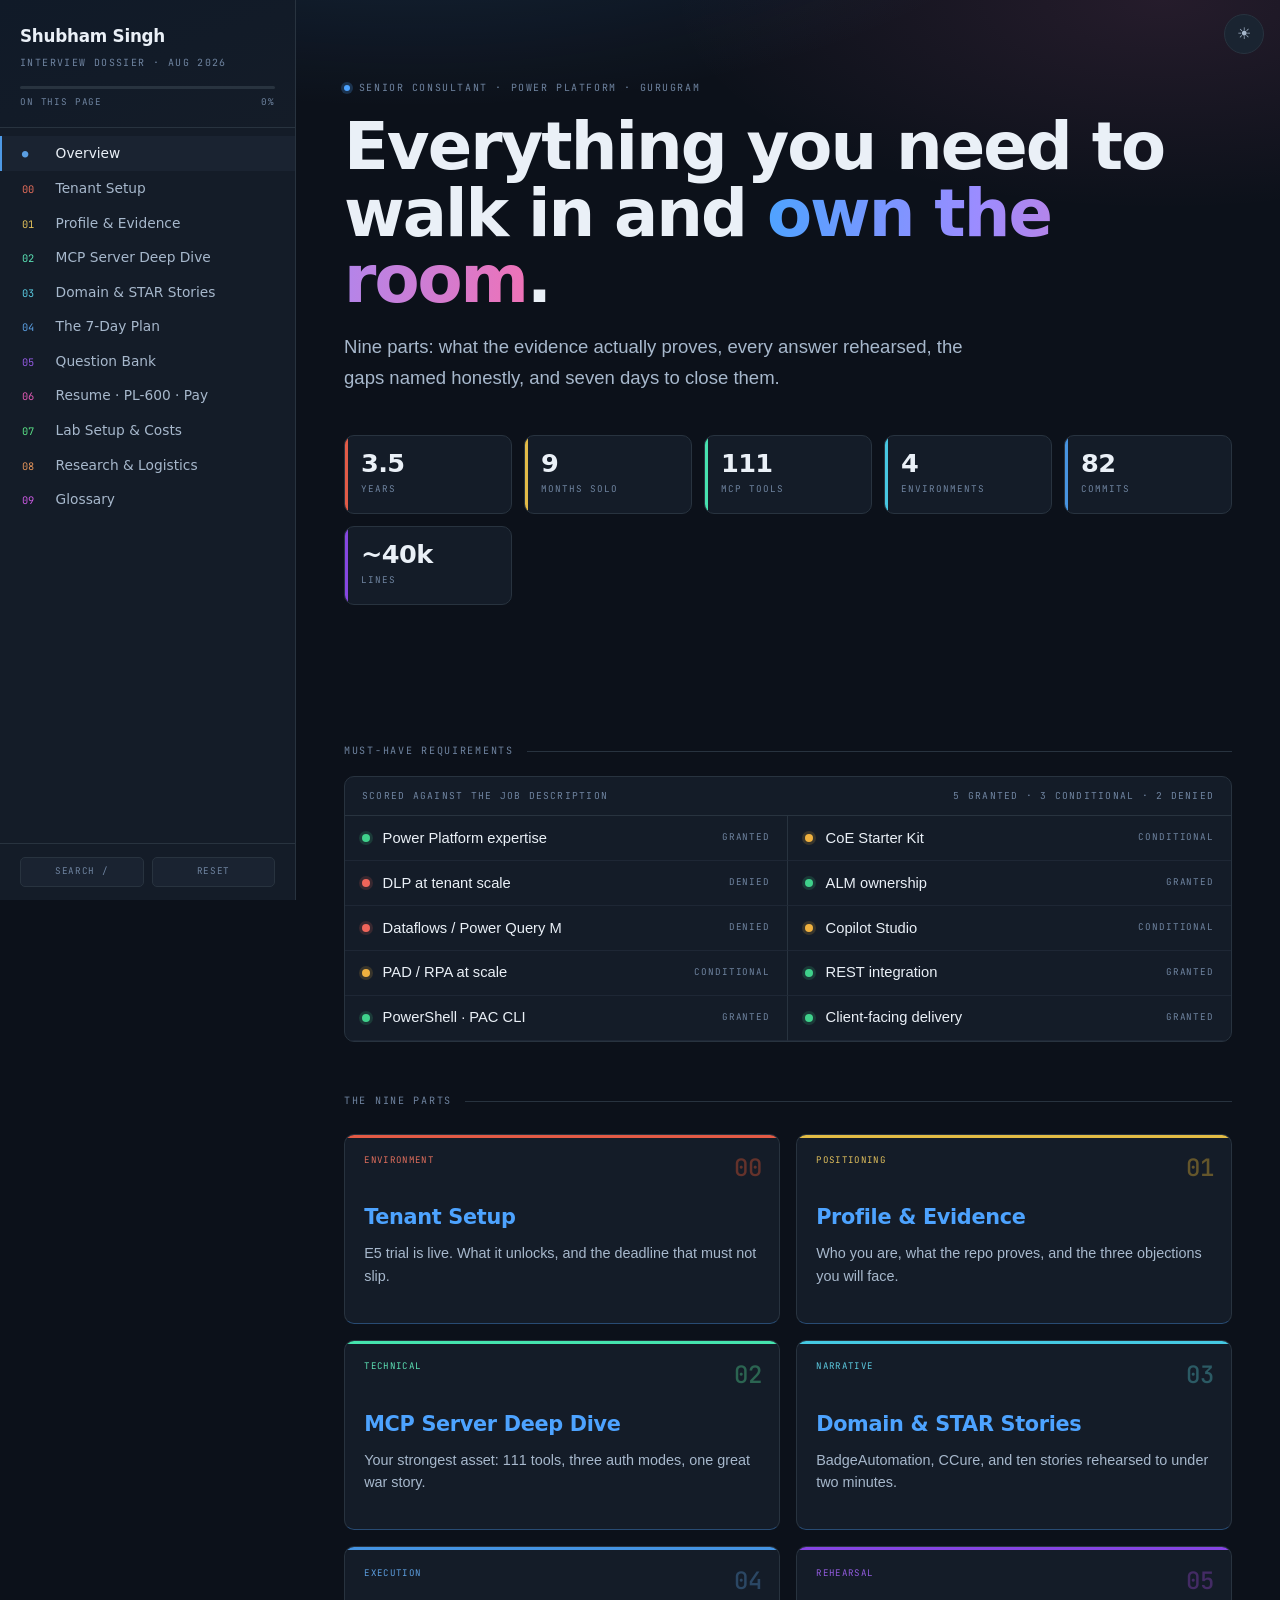
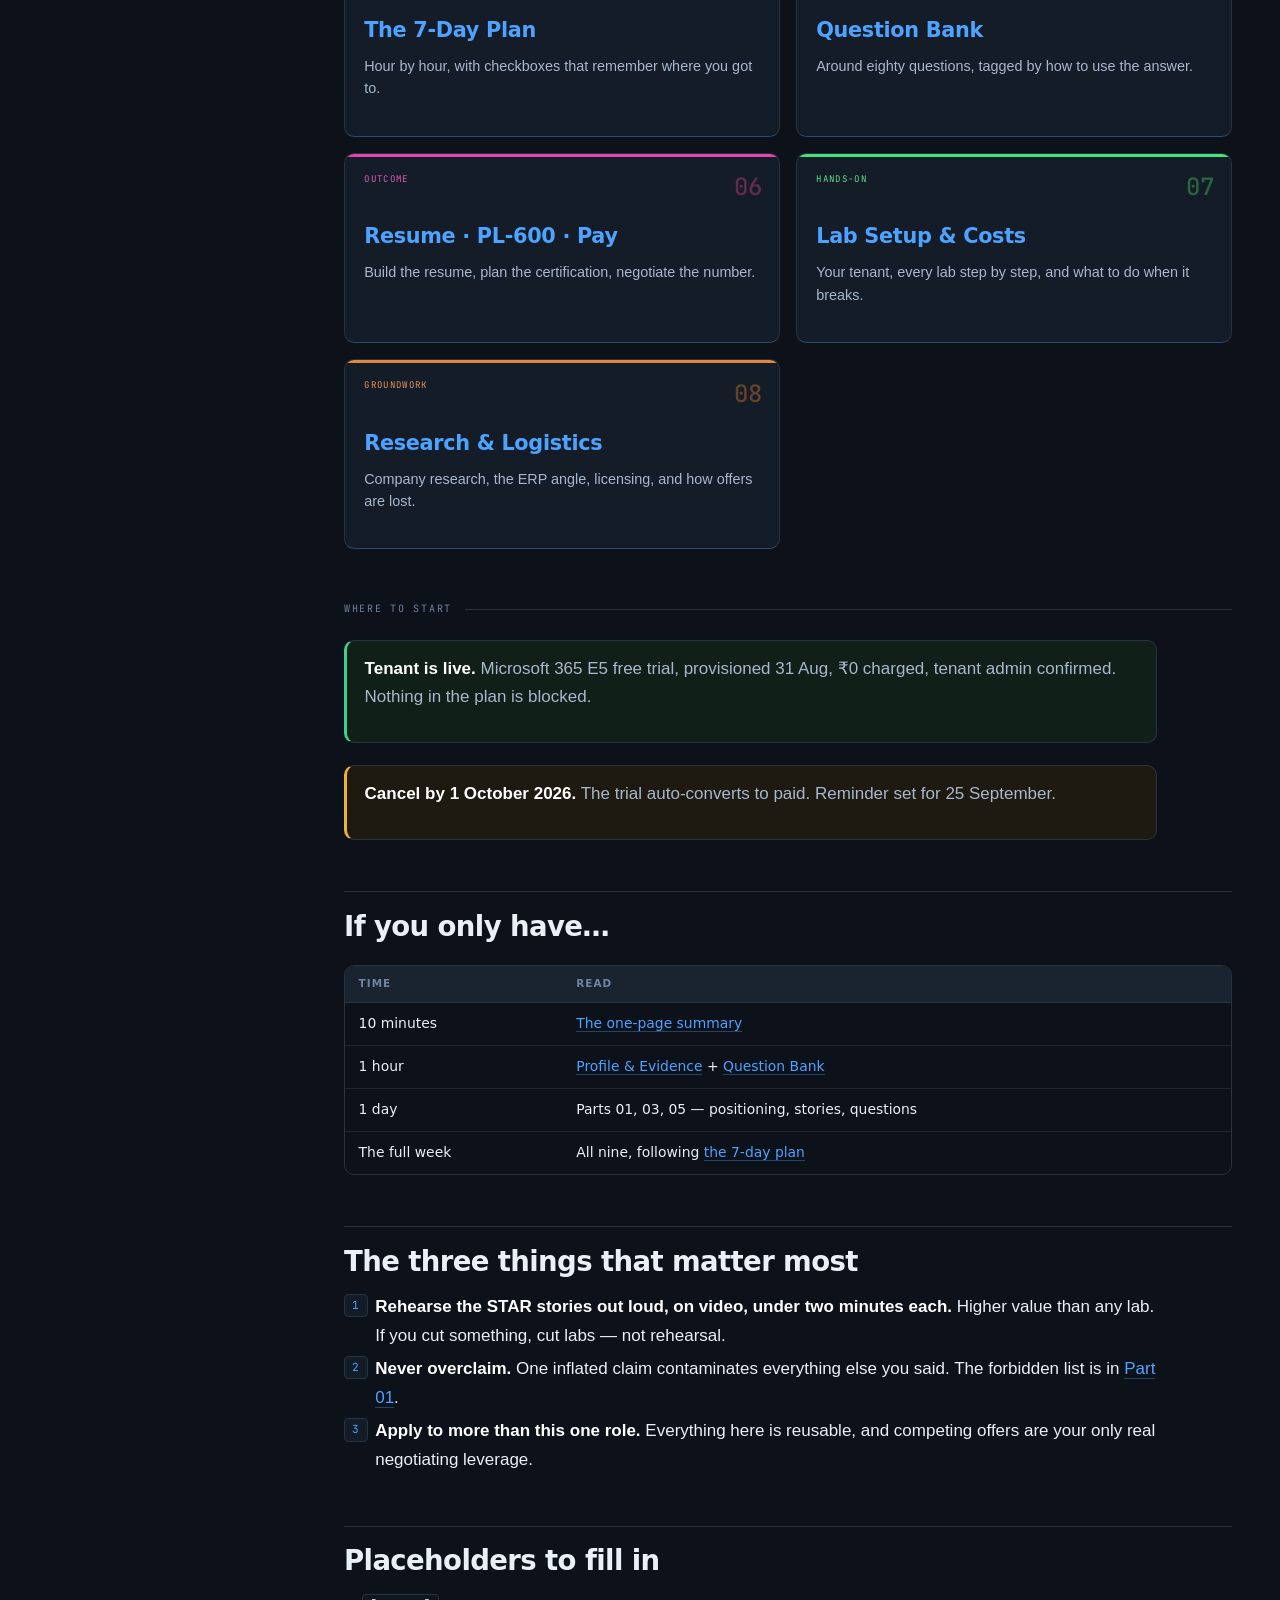
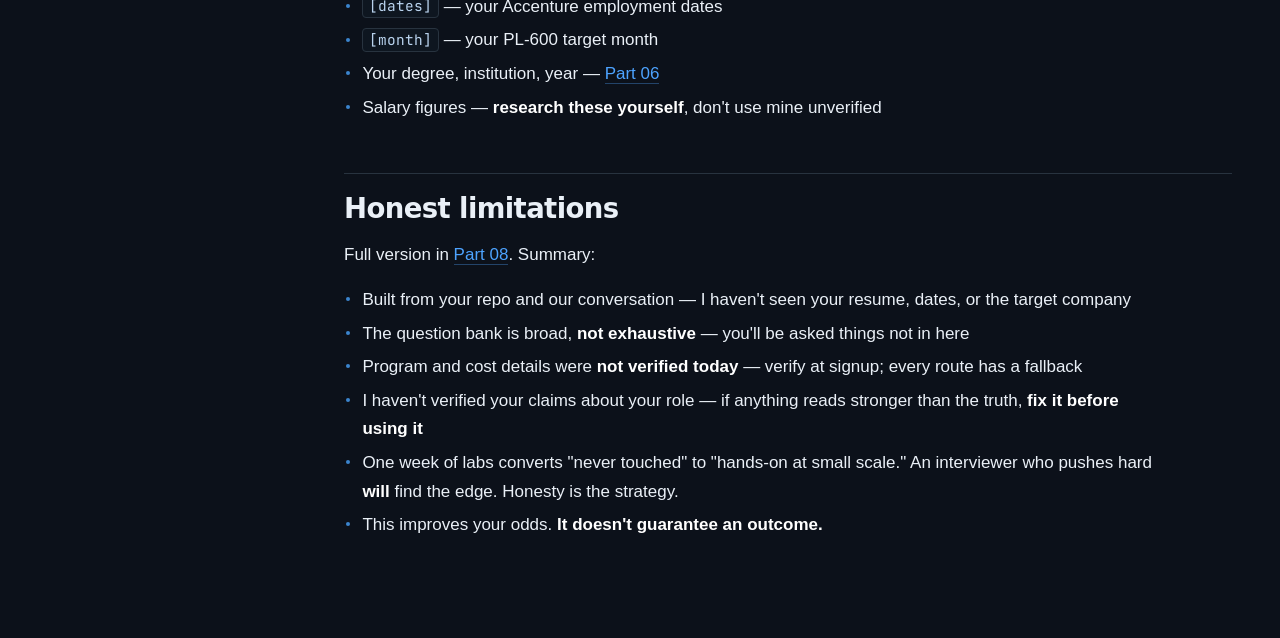
<file: index.html>
﻿<!doctype html><html lang="en"><head>
<meta charset="utf-8"><meta name="viewport" content="width=device-width,initial-scale=1">
<title>Interview Dossier — Power Platform Senior Consultant</title>
<link rel="preconnect" href="https://fonts.googleapis.com">
<link rel="preconnect" href="https://fonts.gstatic.com" crossorigin>
<link href="https://fonts.googleapis.com/css2?family=Chivo:wght@400;600;700;800&family=Source+Serif+4:ital,opsz,wght@0,8..60,400;0,8..60,600;1,8..60,400&family=JetBrains+Mono:wght@400;500&display=swap" rel="stylesheet">
<link rel="stylesheet" href="assets/site.css">
<style>:root{--acc:#4DA3FF;--tint:#101A28;--h:210}</style>
</head><body data-page="index">
<button id="burger" aria-label="Menu">&#9776;</button>
<aside id="rail">
 <div class="brand"><a href="index.html">
   <div class="who">Shubham Singh</div>
   <div class="role">Interview Dossier &middot; Aug 2026</div></a>
   <div class="pmeter"><div class="bar"><div class="fill"></div></div>
     <div class="lab"><span>ON THIS PAGE</span><span id="pct">0%</span></div></div>
 </div>
 <nav id="nav">
   <a class="np on" href="index.html" style="--h:210"><span class="n">&#9679;</span>Overview</a>
   <a class="np" href="tenant-setup.html" style="--h:8"><span class="n">00</span>Tenant Setup</a><a class="np" href="profile.html" style="--h:45"><span class="n">01</span>Profile &amp; Evidence</a><a class="np" href="mcp-server.html" style="--h:160"><span class="n">02</span>MCP Server Deep Dive</a><a class="np" href="stories.html" style="--h:190"><span class="n">03</span>Domain &amp; STAR Stories</a><a class="np" href="seven-day-plan.html" style="--h:210"><span class="n">04</span>The 7-Day Plan</a><a class="np" href="question-bank.html" style="--h:265"><span class="n">05</span>Question Bank</a><a class="np" href="resume-cert-pay.html" style="--h:320"><span class="n">06</span>Resume · PL-600 · Pay</a><a class="np" href="labs.html" style="--h:140"><span class="n">07</span>Lab Setup &amp; Costs</a><a class="np" href="logistics.html" style="--h:25"><span class="n">08</span>Research &amp; Logistics</a><a class="np" href="glossary.html" style="--h:290"><span class="n">09</span>Glossary</a>
 </nav>
 <div class="rfoot"><button id="sbtn">SEARCH /</button>
   <button id="resetc">RESET <span id="ccount"></span></button></div>
</aside>
<main><header class="hero"><div class="wrap">
 <div class="crumb"><span class="dot"></span>Senior Consultant &middot; Power Platform &middot; Gurugram</div>
 <h1>Everything you need to walk in and <em>own the room</em>.</h1>
 <p class="sub">Nine parts: what the evidence actually proves, every answer rehearsed,
 the gaps named honestly, and seven days to close them.</p>
 <div class="facts"><div class="fact" style="--h:8"><b>3.5</b><span>years</span></div><div class="fact" style="--h:45"><b>9</b><span>months solo</span></div><div class="fact" style="--h:160"><b>111</b><span>MCP tools</span></div><div class="fact" style="--h:190"><b>4</b><span>environments</span></div><div class="fact" style="--h:210"><b>82</b><span>commits</span></div><div class="fact" style="--h:265"><b>~40k</b><span>lines</span></div></div>
</div></header>
<div class="wrap"><div class="body">
 <div class="sec-h">Must-have requirements</div>
 <div class="score"><div class="score-h"><span>Scored against the job description</span>
   <span>5 granted &middot; 3 conditional &middot; 2 denied</span></div>
   <div class="srows"><div class="sr"><span class="led led-ok"></span><span class="nm">Power Platform expertise</span><span class="vd">GRANTED</span></div><div class="sr"><span class="led led-warn"></span><span class="nm">CoE Starter Kit</span><span class="vd">CONDITIONAL</span></div><div class="sr"><span class="led led-deny"></span><span class="nm">DLP at tenant scale</span><span class="vd">DENIED</span></div><div class="sr"><span class="led led-ok"></span><span class="nm">ALM ownership</span><span class="vd">GRANTED</span></div><div class="sr"><span class="led led-deny"></span><span class="nm">Dataflows / Power Query M</span><span class="vd">DENIED</span></div><div class="sr"><span class="led led-warn"></span><span class="nm">Copilot Studio</span><span class="vd">CONDITIONAL</span></div><div class="sr"><span class="led led-warn"></span><span class="nm">PAD / RPA at scale</span><span class="vd">CONDITIONAL</span></div><div class="sr"><span class="led led-ok"></span><span class="nm">REST integration</span><span class="vd">GRANTED</span></div><div class="sr"><span class="led led-ok"></span><span class="nm">PowerShell · PAC CLI</span><span class="vd">GRANTED</span></div><div class="sr"><span class="led led-ok"></span><span class="nm">Client-facing delivery</span><span class="vd">GRANTED</span></div></div></div>
 <div class="sec-h">The nine parts</div>
 <div class="cards"><a class="card" href="tenant-setup.html" style="--h:8"><span class="n">00</span><div class="k">Environment</div><h3>Tenant Setup</h3><p>E5 trial is live. What it unlocks, and the deadline that must not slip.</p></a><a class="card" href="profile.html" style="--h:45"><span class="n">01</span><div class="k">Positioning</div><h3>Profile &amp; Evidence</h3><p>Who you are, what the repo proves, and the three objections you will face.</p></a><a class="card" href="mcp-server.html" style="--h:160"><span class="n">02</span><div class="k">Technical</div><h3>MCP Server Deep Dive</h3><p>Your strongest asset: 111 tools, three auth modes, one great war story.</p></a><a class="card" href="stories.html" style="--h:190"><span class="n">03</span><div class="k">Narrative</div><h3>Domain &amp; STAR Stories</h3><p>BadgeAutomation, CCure, and ten stories rehearsed to under two minutes.</p></a><a class="card" href="seven-day-plan.html" style="--h:210"><span class="n">04</span><div class="k">Execution</div><h3>The 7-Day Plan</h3><p>Hour by hour, with checkboxes that remember where you got to.</p></a><a class="card" href="question-bank.html" style="--h:265"><span class="n">05</span><div class="k">Rehearsal</div><h3>Question Bank</h3><p>Around eighty questions, tagged by how to use the answer.</p></a><a class="card" href="resume-cert-pay.html" style="--h:320"><span class="n">06</span><div class="k">Outcome</div><h3>Resume · PL-600 · Pay</h3><p>Build the resume, plan the certification, negotiate the number.</p></a><a class="card" href="labs.html" style="--h:140"><span class="n">07</span><div class="k">Hands-on</div><h3>Lab Setup &amp; Costs</h3><p>Your tenant, every lab step by step, and what to do when it breaks.</p></a><a class="card" href="logistics.html" style="--h:25"><span class="n">08</span><div class="k">Groundwork</div><h3>Research &amp; Logistics</h3><p>Company research, the ERP angle, licensing, and how offers are lost.</p></a></div>
 <div class="sec-h">Where to start</div>
 <blockquote class="q-ok"><p><strong>Tenant is live.</strong> Microsoft 365 E5 free trial,
 provisioned 31 Aug, &#8377;0 charged, tenant admin confirmed. Nothing in the plan is blocked.</p></blockquote>
 <blockquote class="q-warn"><p><strong>Cancel by 1 October 2026.</strong> The trial
 auto-converts to paid. Reminder set for 25 September.</p></blockquote>
 <h2 id="start">If you only have&hellip;</h2>
 <div class="tw"><table><thead><tr><th>Time</th><th>Read</th></tr></thead><tbody>
  <tr><td>10 minutes</td><td><a href="logistics.html#the-one-page-summary-if-you-read-nothing-else">The one-page summary</a></td></tr>
  <tr><td>1 hour</td><td><a href="profile.html">Profile &amp; Evidence</a> + <a href="question-bank.html">Question Bank</a></td></tr>
  <tr><td>1 day</td><td>Parts 01, 03, 05 &mdash; positioning, stories, questions</td></tr>
  <tr><td>The full week</td><td>All nine, following <a href="seven-day-plan.html">the 7-day plan</a></td></tr>
 </tbody></table></div>
 <h2 id="matters">The three things that matter most</h2>
 <ol>
  <li><strong>Rehearse the STAR stories out loud, on video, under two minutes each.</strong>
      Higher value than any lab. If you cut something, cut labs &mdash; not rehearsal.</li>
  <li><strong>Never overclaim.</strong> One inflated claim contaminates everything else you
      said. The forbidden list is in <a href="profile.html">Part 01</a>.</li>
  <li><strong>Apply to more than this one role.</strong> Everything here is reusable, and
      competing offers are your only real negotiating leverage.</li>
 </ol>
 <h2 id="placeholders">Placeholders to fill in</h2>
 <ul>
  <li><code>[dates]</code> &mdash; your Accenture employment dates</li>
  <li><code>[month]</code> &mdash; your PL-600 target month</li>
  <li>Your degree, institution, year &mdash; <a href="resume-cert-pay.html">Part 06</a></li>
  <li>Salary figures &mdash; <strong>research these yourself</strong>, don't use mine unverified</li>
 </ul>
 <h2 id="limits">Honest limitations</h2>
 <p>Full version in <a href="logistics.html">Part 08</a>. Summary:</p>
 <ul>
  <li>Built from your repo and our conversation &mdash; I haven't seen your resume, dates, or the target company</li>
  <li>The question bank is broad, <strong>not exhaustive</strong> &mdash; you'll be asked things not in here</li>
  <li>Program and cost details were <strong>not verified today</strong> &mdash; verify at signup; every route has a fallback</li>
  <li>I haven't verified your claims about your role &mdash; if anything reads stronger than the truth, <strong>fix it before using it</strong></li>
  <li>One week of labs converts "never touched" to "hands-on at small scale." An interviewer who pushes hard <strong>will</strong> find the edge. Honesty is the strategy.</li>
  <li>This improves your odds. <strong>It doesn't guarantee an outcome.</strong></li>
 </ul>
</div></div></main>
<div id="find" role="dialog" aria-label="Search"><div class="fb">
 <input id="q" placeholder="Search every part&hellip;" autocomplete="off" spellcheck="false">
 <div id="res"></div>
 <div class="fh">&uarr;&darr; move &nbsp;&middot;&nbsp; ENTER open &nbsp;&middot;&nbsp; ESC close</div>
</div></div>
<button id="top" aria-label="Top">&uarr;</button>
<script>var SEARCH=[{"t": "Tenant Setup", "p": "Part 00", "u": "tenant-setup.html", "h": 8}, {"t": "Your tenant at a glance", "p": "Part 00", "u": "tenant-setup.html#your-tenant-at-a-glance", "h": 8}, {"t": "Your tenant identifiers", "p": "Part 00", "u": "tenant-setup.html#your-tenant-identifiers", "h": 8}, {"t": "Why this route, and why the other one failed", "p": "Part 00", "u": "tenant-setup.html#why-this-route-and-why-the-other-one-failed", "h": 8}, {"t": "⚠️ The one thing that must not slip", "p": "Part 00", "u": "tenant-setup.html#the-one-thing-that-must-not-slip", "h": 8}, {"t": "What the tenant unlocks", "p": "Part 00", "u": "tenant-setup.html#what-the-tenant-unlocks", "h": 8}, {"t": "Immediate next steps", "p": "Part 00", "u": "tenant-setup.html#immediate-next-steps", "h": 8}, {"t": "1. Verify tenant admin in the browser *(2 min)*", "p": "Part 00", "u": "tenant-setup.html#1-verify-tenant-admin-in-the-browser-2-min", "h": 8}, {"t": "2. Create three environments *(15 min)*", "p": "Part 00", "u": "tenant-setup.html#2-create-three-environments-15-min", "h": 8}, {"t": "3. Install PAC CLI *(10 min)*", "p": "Part 00", "u": "tenant-setup.html#3-install-pac-cli-10-min", "h": 8}, {"t": "4. Admin PowerShell — already done ✅", "p": "Part 00", "u": "tenant-setup.html#4-admin-powershell-already-done", "h": 8}, {"t": "The other two time-gated items", "p": "Part 00", "u": "tenant-setup.html#the-other-two-time-gated-items", "h": 8}, {"t": "Accenture internal job board", "p": "Part 00", "u": "tenant-setup.html#accenture-internal-job-board", "h": 8}, {"t": "Microsoft Virtual Training Days — free exam voucher", "p": "Part 00", "u": "tenant-setup.html#microsoft-virtual-training-days-free-exam-voucher", "h": 8}, {"t": "Today's checklist", "p": "Part 00", "u": "tenant-setup.html#today-s-checklist", "h": 8}, {"t": "⚠️ Two rules that apply from this moment", "p": "Part 00", "u": "tenant-setup.html#two-rules-that-apply-from-this-moment", "h": 8}, {"t": "If the tenant breaks mid-week", "p": "Part 00", "u": "tenant-setup.html#if-the-tenant-breaks-mid-week", "h": 8}, {"t": "Profile & Evidence", "p": "Part 01", "u": "profile.html", "h": 45}, {"t": "Interview Preparation Master Document", "p": "Part 01", "u": "profile.html#interview-preparation-master-document", "h": 45}, {"t": "Who You Are (The Factual Base)", "p": "Part 01", "u": "profile.html#1-1-who-you-are-the-factual-base", "h": 45}, {"t": "Hard Evidence From Your Codebase", "p": "Part 01", "u": "profile.html#1-2-hard-evidence-from-your-codebase", "h": 45}, {"t": "The Revised Scorecard (Post-Correction)", "p": "Part 01", "u": "profile.html#1-3-the-revised-scorecard-post-correction", "h": 45}, {"t": "Your Three Positioning Pillars", "p": "Part 01", "u": "profile.html#1-4-your-three-positioning-pillars", "h": 45}, {"t": "Handling The Three Hard Objections", "p": "Part 01", "u": "profile.html#1-5-handling-the-three-hard-objections", "h": 45}, {"t": "What Not To Say (Guardrails)", "p": "Part 01", "u": "profile.html#1-6-what-not-to-say-guardrails", "h": 45}, {"t": "The Accenture Internal Option (Do Not Skip)", "p": "Part 01", "u": "profile.html#1-7-the-accenture-internal-option-do-not-skip", "h": 45}, {"t": "MCP Server Deep Dive", "p": "Part 02", "u": "mcp-server.html", "h": 160}, {"t": "What It Is, In One Paragraph", "p": "Part 02", "u": "mcp-server.html#2-1-what-it-is-in-one-paragraph", "h": 160}, {"t": "Architecture", "p": "Part 02", "u": "mcp-server.html#2-2-architecture", "h": 160}, {"t": "Authentication: Your Best Technical Story", "p": "Part 02", "u": "mcp-server.html#2-3-authentication-your-best-technical-story", "h": 160}, {"t": "MODE 1: DELEGATED / INTERACTIVE (the default)", "p": "Part 02", "u": "mcp-server.html#mode-1-delegated-interactive-the-default", "h": 160}, {"t": "MODE 2: SERVICE PRINCIPAL / CLIENT CREDENTIALS", "p": "Part 02", "u": "mcp-server.html#mode-2-service-principal-client-credentials", "h": 160}, {"t": "MODE 3: ROPC (Resource Owner Password Credentials)", "p": "Part 02", "u": "mcp-server.html#mode-3-ropc-resource-owner-password-credentials", "h": 160}, {"t": "THE AADSTS65002 DISCOVERY (your single best technical anecdote)", "p": "Part 02", "u": "mcp-server.html#the-aadsts65002-discovery-your-single-best-technical-anecdot", "h": 160}, {"t": "THE _audience_key DEFENSIVE GUARD (shows senior thinking)", "p": "Part 02", "u": "mcp-server.html#the-audience-key-defensive-guard-shows-senior-thinking", "h": 160}, {"t": "Corporate Tls Interception (The Zscaler Problem)", "p": "Part 02", "u": "mcp-server.html#2-4-corporate-tls-interception-the-zscaler-problem", "h": 160}, {"t": "The Tool Surface (What The 111 Tools Actually Do)", "p": "Part 02", "u": "mcp-server.html#2-5-the-tool-surface-what-the-111-tools-actually-do", "h": 160}, {"t": "The Safety Model (Governance Credibility)", "p": "Part 02", "u": "mcp-server.html#2-6-the-safety-model-governance-credibility", "h": 160}, {"t": "Name Resolution (_Resolve_Args) - The Ux Design Decision", "p": "Part 02", "u": "mcp-server.html#2-7-name-resolution-resolve-args-the-ux-design-decision", "h": 160}, {"t": "Bugs You Found And Fixed (All Real, All Defensible)", "p": "Part 02", "u": "mcp-server.html#2-8-bugs-you-found-and-fixed-all-real-all-defensible", "h": 160}, {"t": "Likely Deep-Dive Questions On The Mcp Server", "p": "Part 02", "u": "mcp-server.html#2-9-likely-deep-dive-questions-on-the-mcp-server", "h": 160}, {"t": "The Ukg Mcp Server (Your Proof Of Repeatability)", "p": "Part 02", "u": "mcp-server.html#2-10-the-ukg-mcp-server-your-proof-of-repeatability", "h": 160}, {"t": "Domain & STAR Stories", "p": "Part 03", "u": "stories.html", "h": 190}, {"t": "The platform at real production scale", "p": "Part 03", "u": "stories.html#3-1-the-platform-at-real-production-scale", "h": 190}, {"t": "Live production volume — this is the headline", "p": "Part 03", "u": "stories.html#live-production-volume-this-is-the-headline", "h": 190}, {"t": "Month-by-month throughput", "p": "Part 03", "u": "stories.html#month-by-month-throughput", "h": 190}, {"t": "⚠️ The pagination trap — live in this system today", "p": "Part 03", "u": "stories.html#the-pagination-trap-live-in-this-system-today", "h": 190}, {"t": "The four environments", "p": "Part 03", "u": "stories.html#the-four-environments", "h": 190}, {"t": "What the platform contains", "p": "Part 03", "u": "stories.html#what-the-platform-contains", "h": 190}, {"t": "Say this, and say it early", "p": "Part 03", "u": "stories.html#say-this-and-say-it-early", "h": 190}, {"t": "The business domain in plain language", "p": "Part 03", "u": "stories.html#3-2-the-business-domain-in-plain-language", "h": 190}, {"t": "Vocabulary — define these cleanly", "p": "Part 03", "u": "stories.html#vocabulary-define-these-cleanly", "h": 190}, {"t": "The data model", "p": "Part 03", "u": "stories.html#3-3-the-data-model", "h": 190}, {"t": "The 21 production tables", "p": "Part 03", "u": "stories.html#the-21-production-tables", "h": 190}, {"t": "Four tables in DEV/STG but NOT production", "p": "Part 03", "u": "stories.html#four-tables-in-dev-stg-but-not-production", "h": 190}, {"t": "`ba_approvalstatus` — you reverse-engineered this", "p": "Part 03", "u": "stories.html#ba-approvalstatus-you-reverse-engineered-this", "h": 190}, {"t": "⚠️ Three empty tables in production — be ready", "p": "Part 03", "u": "stories.html#three-empty-tables-in-production-be-ready", "h": 190}, {"t": "Modelling questions to be ready for", "p": "Part 03", "u": "stories.html#modelling-questions-to-be-ready-for", "h": 190}, {"t": "The 50 flows", "p": "Part 03", "u": "stories.html#3-4-the-50-flows", "h": 190}, {"t": "Request intake — the routing engine (11 flows)", "p": "Part 03", "u": "stories.html#request-intake-the-routing-engine-11-flows", "h": 190}, {"t": "Approval routing (7 flows) — mostly live in production", "p": "Part 03", "u": "stories.html#approval-routing-7-flows-mostly-live-in-production", "h": 190}, {"t": "Access control integration (6 flows)", "p": "Part 03", "u": "stories.html#access-control-integration-6-flows", "h": 190}, {"t": "Lifecycle: expiry, termination, review (6 flows)", "p": "Part 03", "u": "stories.html#lifecycle-expiry-termination-review-6-flows", "h": 190}, {"t": "Badge fulfilment (5) · Dashboards (5) · Group sync (4) · Ops (7)", "p": "Part 03", "u": "stories.html#badge-fulfilment-5-dashboards-5-group-sync-4-ops-7", "h": 190}, {"t": "Configuration & secrets — 55 environment variables", "p": "Part 03", "u": "stories.html#3-5-configuration-secrets-55-environment-variables", "h": 190}, {"t": "Four external systems, all environment-configurable", "p": "Part 03", "u": "stories.html#four-external-systems-all-environment-configurable", "h": 190}, {"t": "Eleven role-based Entra AD groups", "p": "Part 03", "u": "stories.html#eleven-role-based-entra-ad-groups", "h": 190}, {"t": "Business rules as configuration", "p": "Part 03", "u": "stories.html#business-rules-as-configuration", "h": 190}, {"t": "The canvas app — full extraction", "p": "Part 03", "u": "stories.html#3-6-the-canvas-app-full-extraction", "h": 190}, {"t": "Identity", "p": "Part 03", "u": "stories.html#identity", "h": 190}, {"t": "All 30 screens, by control weight", "p": "Part 03", "u": "stories.html#all-30-screens-by-control-weight", "h": 190}, {"t": "Six personas in one app", "p": "Part 03", "u": "stories.html#six-personas-in-one-app", "h": 190}, {"t": "163 data sources", "p": "Part 03", "u": "stories.html#163-data-sources", "h": 190}, {"t": "Power Fx usage across the whole app — the honest picture", "p": "Part 03", "u": "stories.html#power-fx-usage-across-the-whole-app-the-honest-picture", "h": 190}, {"t": "App Checker — 1,264 findings", "p": "Part 03", "u": "stories.html#app-checker-1-264-findings", "h": 190}, {"t": "PROD lint: 131 issues vs STG 77", "p": "Part 03", "u": "stories.html#prod-lint-131-issues-vs-stg-77", "h": 190}, {"t": "The integration architecture", "p": "Part 03", "u": "stories.html#3-7-the-integration-architecture", "h": 190}, {"t": "The bidirectional sync — your best architecture answer", "p": "Part 03", "u": "stories.html#the-bidirectional-sync-your-best-architecture-answer", "h": 190}, {"t": "Loop prevention — expect the follow-up", "p": "Part 03", "u": "stories.html#loop-prevention-expect-the-follow-up", "h": 190}, {"t": "Testing approach", "p": "Part 03", "u": "stories.html#testing-approach", "h": 190}, {"t": "ALM — including the unshipped delta", "p": "Part 03", "u": "stories.html#3-8-alm-including-the-unshipped-delta", "h": 190}, {"t": "⚠️ The finding you documented yourself: PROD is 131 builds behind STG", "p": "Part 03", "u": "stories.html#the-finding-you-documented-yourself-prod-is-131-builds-behin", "h": 190}, {"t": "⚠️ Two unmanaged solutions in production", "p": "Part 03", "u": "stories.html#two-unmanaged-solutions-in-production", "h": 190}, {"t": "⚠️ Three connections in error state — in both STG and PROD", "p": "Part 03", "u": "stories.html#three-connections-in-error-state-in-both-stg-and-prod", "h": 190}, {"t": "What you actually did", "p": "Part 03", "u": "stories.html#what-you-actually-did", "h": 190}, {"t": "The honest gap", "p": "Part 03", "u": "stories.html#the-honest-gap", "h": 190}, {"t": "Your ten STAR stories", "p": "Part 03", "u": "stories.html#3-9-your-ten-star-stories", "h": 190}, {"t": "STAR 1 — The submit-button race condition *(best \"subtle bug\")*", "p": "Part 03", "u": "stories.html#star-1-the-submit-button-race-condition-best-subtle-bug", "h": 190}, {"t": "STAR 2 — The silent pagination bug *(attention to detail)*", "p": "Part 03", "u": "stories.html#star-2-the-silent-pagination-bug-attention-to-detail", "h": 190}, {"t": "STAR 3 — Cross-environment reconciliation *(regulated rigour)*", "p": "Part 03", "u": "stories.html#star-3-cross-environment-reconciliation-regulated-rigour", "h": 190}, {"t": "STAR 4 — The vendor escalation *(best pure-consulting story)*", "p": "Part 03", "u": "stories.html#star-4-the-vendor-escalation-best-pure-consulting-story", "h": 190}, {"t": "STAR 5 — Building the MCP server *(initiative)*", "p": "Part 03", "u": "stories.html#star-5-building-the-mcp-server-initiative", "h": 190}, {"t": "STAR 6 — Corporate TLS interception *(debugging depth)*", "p": "Part 03", "u": "stories.html#star-6-corporate-tls-interception-debugging-depth", "h": 190}, {"t": "STAR 7 — Requirements shaping *(client-facing)*", "p": "Part 03", "u": "stories.html#star-7-requirements-shaping-client-facing", "h": 190}, {"t": "STAR 8 — The N+1 performance fix *(engineering judgement)*", "p": "Part 03", "u": "stories.html#star-8-the-n-1-performance-fix-engineering-judgement", "h": 190}, {"t": "STAR 9 — Production incident and revert *(ownership)*", "p": "Part 03", "u": "stories.html#star-9-production-incident-and-revert-ownership", "h": 190}, {"t": "STAR 10 — The undocumented option set *(leaving things better)*", "p": "Part 03", "u": "stories.html#star-10-the-undocumented-option-set-leaving-things-better", "h": 190}, {"t": "Mapping stories to question types", "p": "Part 03", "u": "stories.html#3-10-mapping-stories-to-question-types", "h": 190}, {"t": "⚠️ Confidentiality — read before every interview", "p": "Part 03", "u": "stories.html#3-11-confidentiality-read-before-every-interview", "h": 190}, {"t": "The 7-Day Plan", "p": "Part 04", "u": "seven-day-plan.html", "h": 210}, {"t": "TENANT — ALREADY DONE ✅", "p": "Part 04", "u": "seven-day-plan.html#tenant-already-done", "h": 210}, {"t": "Day 1 - Foundation + Tenant Setup", "p": "Part 04", "u": "seven-day-plan.html#day-1-foundation-tenant-setup", "h": 210}, {"t": "DAY 2 - CoE STARTER KIT (the long pole - budget the whole day)", "p": "Part 04", "u": "seven-day-plan.html#day-2-coe-starter-kit-the-long-pole-budget-the-whole-day", "h": 210}, {"t": "Day 3 - Dlp + Pac Cli + Alm Pipelines", "p": "Part 04", "u": "seven-day-plan.html#day-3-dlp-pac-cli-alm-pipelines", "h": 210}, {"t": "Day 4 - Copilot Studio + Dataflows/Power Query M", "p": "Part 04", "u": "seven-day-plan.html#day-4-copilot-studio-dataflows-power-query-m", "h": 210}, {"t": "Day 5 - Remaining Gaps + Self-Audit", "p": "Part 04", "u": "seven-day-plan.html#day-5-remaining-gaps-self-audit", "h": 210}, {"t": "Day 6 - Stories And Answers (Highest Value Day)", "p": "Part 04", "u": "seven-day-plan.html#day-6-stories-and-answers-highest-value-day", "h": 210}, {"t": "Day 7 - Consolidation And Mock Rounds", "p": "Part 04", "u": "seven-day-plan.html#day-7-consolidation-and-mock-rounds", "h": 210}, {"t": "DAY 8 - RESUME (see PART 6 for full construction guide)", "p": "Part 04", "u": "seven-day-plan.html#day-8-resume-see-part-6-for-full-construction-guide", "h": 210}, {"t": "DAY 9 — APPLY", "p": "Part 04", "u": "seven-day-plan.html#day-9-apply", "h": 210}, {"t": "[ ] Dev tenant provisioned", "p": "Part 04", "u": "seven-day-plan.html#dev-tenant-provisioned", "h": 210}, {"t": "Question Bank", "p": "Part 05", "u": "question-bank.html", "h": 265}, {"t": "Opening And Fit Questions", "p": "Part 05", "u": "question-bank.html#5-1-opening-and-fit-questions", "h": 265}, {"t": "Q1: \"Tell me about yourself.\"", "p": "Part 05", "u": "question-bank.html#q1-tell-me-about-yourself", "h": 265}, {"t": "Q2: \"Why are you leaving Accenture / looking to move?\"", "p": "Part 05", "u": "question-bank.html#q2-why-are-you-leaving-accenture-looking-to-move", "h": 265}, {"t": "Q3: \"Why this role / why us?\"", "p": "Part 05", "u": "question-bank.html#q3-why-this-role-why-us", "h": 265}, {"t": "Q4: \"What's your notice period?\"", "p": "Part 05", "u": "question-bank.html#q4-what-s-your-notice-period", "h": 265}, {"t": "Q5: \"Walk me through your resume.\"", "p": "Part 05", "u": "question-bank.html#q5-walk-me-through-your-resume", "h": 265}, {"t": "Q6: \"What are your strengths?\"", "p": "Part 05", "u": "question-bank.html#q6-what-are-your-strengths", "h": 265}, {"t": "Q7: \"What's your biggest weakness?\"", "p": "Part 05", "u": "question-bank.html#q7-what-s-your-biggest-weakness", "h": 265}, {"t": "Q8: \"Where do you see yourself in 3-5 years?\"", "p": "Part 05", "u": "question-bank.html#q8-where-do-you-see-yourself-in-3-5-years", "h": 265}, {"t": "Q9: \"How do you keep your skills current?\"", "p": "Part 05", "u": "question-bank.html#q9-how-do-you-keep-your-skills-current", "h": 265}, {"t": "The Hard Objections (Rehearse These Most)", "p": "Part 05", "u": "question-bank.html#5-2-the-hard-objections-rehearse-these-most", "h": 265}, {"t": "Q10: \"You have 3.5 years. This is a Senior Consultant role.\"", "p": "Part 05", "u": "question-bank.html#q10-you-have-3-5-years-this-is-a-senior-consultant-role", "h": 265}, {"t": "Q11: \"You haven't done DLP at tenant scale.\"", "p": "Part 05", "u": "question-bank.html#q11-you-haven-t-done-dlp-at-tenant-scale", "h": 265}, {"t": "Q12: \"Have you deployed the CoE Starter Kit?\"", "p": "Part 05", "u": "question-bank.html#q12-have-you-deployed-the-coe-starter-kit", "h": 265}, {"t": "Q13: \"Tell me about your Copilot Studio experience.\"", "p": "Part 05", "u": "question-bank.html#q13-tell-me-about-your-copilot-studio-experience", "h": 265}, {"t": "Q14: \"Have you run RPA at production scale?\"", "p": "Part 05", "u": "question-bank.html#q14-have-you-run-rpa-at-production-scale", "h": 265}, {"t": "Q15: \"Why no PL-600 yet?\"", "p": "Part 05", "u": "question-bank.html#q15-why-no-pl-600-yet", "h": 265}, {"t": "Q16: \"Most of your experience is one client and one domain.\"", "p": "Part 05", "u": "question-bank.html#q16-most-of-your-experience-is-one-client-and-one-domain", "h": 265}, {"t": "Q17: \"You're based where? This role is Gurugram.\"", "p": "Part 05", "u": "question-bank.html#q17-you-re-based-where-this-role-is-gurugram", "h": 265}, {"t": "Power Platform Technical: Dataverse", "p": "Part 05", "u": "question-bank.html#5-3-power-platform-technical-dataverse", "h": 265}, {"t": "Q18: \"Explain the difference between a choice column and a lookup.\"", "p": "Part 05", "u": "question-bank.html#q18-explain-the-difference-between-a-choice-column-and-a-loo", "h": 265}, {"t": "Q19: \"What's the difference between a business rule, a business process flow,", "p": "Part 05", "u": "question-bank.html#q19-what-s-the-difference-between-a-business-rule-a-business", "h": 265}, {"t": "Q20: \"When would you use a real-time (synchronous) workflow vs asynchronous?\"", "p": "Part 05", "u": "question-bank.html#q20-when-would-you-use-a-real-time-synchronous-workflow-vs-a", "h": 265}, {"t": "Q21: \"Explain the Dataverse plugin execution pipeline.\"", "p": "Part 05", "u": "question-bank.html#q21-explain-the-dataverse-plugin-execution-pipeline", "h": 265}, {"t": "Q22: \"How do you handle bulk data operations in Dataverse?\"", "p": "Part 05", "u": "question-bank.html#q22-how-do-you-handle-bulk-data-operations-in-dataverse", "h": 265}, {"t": "Q23: \"What are alternate keys and why do they matter for integration?\"", "p": "Part 05", "u": "question-bank.html#q23-what-are-alternate-keys-and-why-do-they-matter-for-integ", "h": 265}, {"t": "Q24: \"How does Dataverse security work?\"", "p": "Part 05", "u": "question-bank.html#q24-how-does-dataverse-security-work", "h": 265}, {"t": "Q25: \"What's the difference between an owner team, access team, and Entra group", "p": "Part 05", "u": "question-bank.html#q25-what-s-the-difference-between-an-owner-team-access-team-", "h": 265}, {"t": "Q26: \"Explain solution layering.\"", "p": "Part 05", "u": "question-bank.html#q26-explain-solution-layering", "h": 265}, {"t": "Q27: \"Managed vs unmanaged solutions?\"", "p": "Part 05", "u": "question-bank.html#q27-managed-vs-unmanaged-solutions", "h": 265}, {"t": "Q28: \"What is a publisher and why does the prefix matter?\"", "p": "Part 05", "u": "question-bank.html#q28-what-is-a-publisher-and-why-does-the-prefix-matter", "h": 265}, {"t": "Q29: \"How do you do a soft delete / audit trail in Dataverse?\"", "p": "Part 05", "u": "question-bank.html#q29-how-do-you-do-a-soft-delete-audit-trail-in-dataverse", "h": 265}, {"t": "Q30: \"What's the difference between FetchXML and OData/Web API?\"", "p": "Part 05", "u": "question-bank.html#q30-what-s-the-difference-between-fetchxml-and-odata-web-api", "h": 265}, {"t": "Power Platform Technical: Canvas And Model-Driven", "p": "Part 05", "u": "question-bank.html#5-4-power-platform-technical-canvas-and-model-driven", "h": 265}, {"t": "Q31: \"Canvas vs model-driven - when do you choose which?\"", "p": "Part 05", "u": "question-bank.html#q31-canvas-vs-model-driven-when-do-you-choose-which", "h": 265}, {"t": "Q32: \"What is delegation in canvas apps and why does it matter?\"", "p": "Part 05", "u": "question-bank.html#q32-what-is-delegation-in-canvas-apps-and-why-does-it-matter", "h": 265}, {"t": "Q33: \"Explain the difference between Collect, ClearCollect, Set, and UpdateContext.\"", "p": "Part 05", "u": "question-bank.html#q33-explain-the-difference-between-collect-clearcollect-set-", "h": 265}, {"t": "Q34: \"How do you optimise a slow canvas app?\"", "p": "Part 05", "u": "question-bank.html#q34-how-do-you-optimise-a-slow-canvas-app", "h": 265}, {"t": "Q35: \"What's the difference between DisplayMode and OnSelect for a button?\"", "p": "Part 05", "u": "question-bank.html#q35-what-s-the-difference-between-displaymode-and-onselect-f", "h": 265}, {"t": "Q36: \"How do you handle errors in a canvas app?\"", "p": "Part 05", "u": "question-bank.html#q36-how-do-you-handle-errors-in-a-canvas-app", "h": 265}, {"t": "Q37: \"How do you version and roll back a canvas app?\"", "p": "Part 05", "u": "question-bank.html#q37-how-do-you-version-and-roll-back-a-canvas-app", "h": 265}, {"t": "Q38: \"What is a .msapp file?\"", "p": "Part 05", "u": "question-bank.html#q38-what-is-a-msapp-file", "h": 265}, {"t": "Q39: \"How do you source-control a canvas app?\"", "p": "Part 05", "u": "question-bank.html#q39-how-do-you-source-control-a-canvas-app", "h": 265}, {"t": "Q40: \"What are component libraries?\"", "p": "Part 05", "u": "question-bank.html#q40-what-are-component-libraries", "h": 265}, {"t": "Power Platform Technical: Power Automate", "p": "Part 05", "u": "question-bank.html#5-5-power-platform-technical-power-automate", "h": 265}, {"t": "Q41: \"Walk me through the trigger types.\"", "p": "Part 05", "u": "question-bank.html#q41-walk-me-through-the-trigger-types", "h": 265}, {"t": "Q42: \"How do you handle errors and retries in a cloud flow?\"", "p": "Part 05", "u": "question-bank.html#q42-how-do-you-handle-errors-and-retries-in-a-cloud-flow", "h": 265}, {"t": "Q43: \"How do you handle concurrency in flows?\"", "p": "Part 05", "u": "question-bank.html#q43-how-do-you-handle-concurrency-in-flows", "h": 265}, {"t": "Q44: \"What are the throttling limits and how do you design around them?\"", "p": "Part 05", "u": "question-bank.html#q44-what-are-the-throttling-limits-and-how-do-you-design-aro", "h": 265}, {"t": "Q45: \"Child flows - when and why?\"", "p": "Part 05", "u": "question-bank.html#q45-child-flows-when-and-why", "h": 265}, {"t": "Q46: \"How do you pass data between flows?\"", "p": "Part 05", "u": "question-bank.html#q46-how-do-you-pass-data-between-flows", "h": 265}, {"t": "Q47: \"What is a connection reference and why does it exist?\"", "p": "Part 05", "u": "question-bank.html#q47-what-is-a-connection-reference-and-why-does-it-exist", "h": 265}, {"t": "Q48: \"Environment variables - definition vs value?\"", "p": "Part 05", "u": "question-bank.html#q48-environment-variables-definition-vs-value", "h": 265}, {"t": "Q49: \"How do you debug a failed flow run?\"", "p": "Part 05", "u": "question-bank.html#q49-how-do-you-debug-a-failed-flow-run", "h": 265}, {"t": "Q50: \"What's the difference between Power Automate and Logic Apps?\"", "p": "Part 05", "u": "question-bank.html#q50-what-s-the-difference-between-power-automate-and-logic-a", "h": 265}, {"t": "Q51: \"How would you implement an approval that can be actioned from Teams,", "p": "Part 05", "u": "question-bank.html#q51-how-would-you-implement-an-approval-that-can-be-actioned", "h": 265}, {"t": "Alm, Governance, Dlp, Coe", "p": "Part 05", "u": "question-bank.html#5-6-alm-governance-dlp-coe", "h": 265}, {"t": "Q52: \"Describe your ALM process.\"", "p": "Part 05", "u": "question-bank.html#q52-describe-your-alm-process", "h": 265}, {"t": "Q53: \"What's in your solution vs. what isn't?\"", "p": "Part 05", "u": "question-bank.html#q53-what-s-in-your-solution-vs-what-isn-t", "h": 265}, {"t": "Q54: \"How do you move reference/config DATA between environments?\"", "p": "Part 05", "u": "question-bank.html#q54-how-do-you-move-reference-config-data-between-environmen", "h": 265}, {"t": "Q55: \"Explain DLP policies.\"", "p": "Part 05", "u": "question-bank.html#q55-explain-dlp-policies", "h": 265}, {"t": "Q56: \"How would you design DLP for a client starting from scratch?\"", "p": "Part 05", "u": "question-bank.html#q56-how-would-you-design-dlp-for-a-client-starting-from-scra", "h": 265}, {"t": "Q57: \"What is the CoE Starter Kit and what does it do?\"", "p": "Part 05", "u": "question-bank.html#q57-what-is-the-coe-starter-kit-and-what-does-it-do", "h": 265}, {"t": "Q58: \"How do you decide environment strategy for a client?\"", "p": "Part 05", "u": "question-bank.html#q58-how-do-you-decide-environment-strategy-for-a-client", "h": 265}, {"t": "Q59: \"Power Platform Pipelines vs Azure DevOps - which and why?\"", "p": "Part 05", "u": "question-bank.html#q59-power-platform-pipelines-vs-azure-devops-which-and-why", "h": 265}, {"t": "Q60: \"What is solution checker and what does it catch?\"", "p": "Part 05", "u": "question-bank.html#q60-what-is-solution-checker-and-what-does-it-catch", "h": 265}, {"t": "Q61: \"How do you handle a solution that won't import?\"", "p": "Part 05", "u": "question-bank.html#q61-how-do-you-handle-a-solution-that-won-t-import", "h": 265}, {"t": "Integration And Architecture", "p": "Part 05", "u": "question-bank.html#5-7-integration-and-architecture", "h": 265}, {"t": "Q62: \"How do you integrate Power Platform with an external REST API?\"", "p": "Part 05", "u": "question-bank.html#q62-how-do-you-integrate-power-platform-with-an-external-res", "h": 265}, {"t": "Q63: \"Why put a wrapper API in front of a vendor system?\"", "p": "Part 05", "u": "question-bank.html#q63-why-put-a-wrapper-api-in-front-of-a-vendor-system", "h": 265}, {"t": "Q64: \"How do you make an integration idempotent?\"", "p": "Part 05", "u": "question-bank.html#q64-how-do-you-make-an-integration-idempotent", "h": 265}, {"t": "Q65: \"How do you handle bidirectional sync without loops?\"", "p": "Part 05", "u": "question-bank.html#q65-how-do-you-handle-bidirectional-sync-without-loops", "h": 265}, {"t": "Q66: \"What's your approach to API pagination?\"", "p": "Part 05", "u": "question-bank.html#q66-what-s-your-approach-to-api-pagination", "h": 265}, {"t": "Q67: \"How do you secure credentials in an integration?\"", "p": "Part 05", "u": "question-bank.html#q67-how-do-you-secure-credentials-in-an-integration", "h": 265}, {"t": "Q68: \"Design a badge request approval system on Power Platform.\" (WHITEBOARD)", "p": "Part 05", "u": "question-bank.html#q68-design-a-badge-request-approval-system-on-power-platform", "h": 265}, {"t": "Q69: \"Design an integration between Dataverse and a legacy SOAP system.\"", "p": "Part 05", "u": "question-bank.html#q69-design-an-integration-between-dataverse-and-a-legacy-soa", "h": 265}, {"t": "Q70: \"How do you approach performance troubleshooting?\"", "p": "Part 05", "u": "question-bank.html#q70-how-do-you-approach-performance-troubleshooting", "h": 265}, {"t": "Behavioural And Consulting", "p": "Part 05", "u": "question-bank.html#5-8-behavioural-and-consulting", "h": 265}, {"t": "Q71: \"Tell me about a time you disagreed with a stakeholder.\"", "p": "Part 05", "u": "question-bank.html#q71-tell-me-about-a-time-you-disagreed-with-a-stakeholder", "h": 265}, {"t": "Q72: \"Tell me about a time you failed.\"", "p": "Part 05", "u": "question-bank.html#q72-tell-me-about-a-time-you-failed", "h": 265}, {"t": "Q73: \"How do you handle an angry client?\"", "p": "Part 05", "u": "question-bank.html#q73-how-do-you-handle-an-angry-client", "h": 265}, {"t": "Q74: \"How do you explain technical concepts to non-technical people?\"", "p": "Part 05", "u": "question-bank.html#q74-how-do-you-explain-technical-concepts-to-non-technical-p", "h": 265}, {"t": "Q75: \"Describe your ideal working environment.\"", "p": "Part 05", "u": "question-bank.html#q75-describe-your-ideal-working-environment", "h": 265}, {"t": "Q76: \"How do you prioritise when everything is urgent?\"", "p": "Part 05", "u": "question-bank.html#q76-how-do-you-prioritise-when-everything-is-urgent", "h": 265}, {"t": "Q77: \"Tell me about a time you taught or mentored someone.\"", "p": "Part 05", "u": "question-bank.html#q77-tell-me-about-a-time-you-taught-or-mentored-someone", "h": 265}, {"t": "Q78: \"How do you handle scope creep?\"", "p": "Part 05", "u": "question-bank.html#q78-how-do-you-handle-scope-creep", "h": 265}, {"t": "Q79: \"You're the only consultant on a client site. Something's going wrong and", "p": "Part 05", "u": "question-bank.html#q79-you-re-the-only-consultant-on-a-client-site-something-s-", "h": 265}, {"t": "Questions To Ask Them (Always Have 5+ Ready)", "p": "Part 05", "u": "question-bank.html#5-9-questions-to-ask-them-always-have-5-ready", "h": 265}, {"t": "Rapid-Fire Facts To Have Ready", "p": "Part 05", "u": "question-bank.html#5-10-rapid-fire-facts-to-have-ready", "h": 265}, {"t": "Resume · PL-600 · Pay", "p": "Part 06", "u": "resume-cert-pay.html", "h": 320}, {"t": "Resume Construction (Day 8)", "p": "Part 06", "u": "resume-cert-pay.html#6-1-resume-construction-day-8", "h": 320}, {"t": "HEADER", "p": "Part 06", "u": "resume-cert-pay.html#header", "h": 320}, {"t": "PROFESSIONAL SUMMARY (3-4 lines, rewrite for THIS job)", "p": "Part 06", "u": "resume-cert-pay.html#professional-summary-3-4-lines-rewrite-for-this-job", "h": 320}, {"t": "SKILLS SECTION (mirror the JD's own words)", "p": "Part 06", "u": "resume-cert-pay.html#skills-section-mirror-the-jd-s-own-words", "h": 320}, {"t": "EXPERIENCE - THE MAIN BLOCK", "p": "Part 06", "u": "resume-cert-pay.html#experience-the-main-block", "h": 320}, {"t": "PROJECTS / TOOLING (separate section - this is your differentiator)", "p": "Part 06", "u": "resume-cert-pay.html#projects-tooling-separate-section-this-is-your-differentiato", "h": 320}, {"t": "EDUCATION AND CERTIFICATIONS", "p": "Part 06", "u": "resume-cert-pay.html#education-and-certifications", "h": 320}, {"t": "RESUME REVIEW CHECKLIST", "p": "Part 06", "u": "resume-cert-pay.html#resume-review-checklist", "h": 320}, {"t": "Pl-600 Strategy (Including The Voucher Problem)", "p": "Part 06", "u": "resume-cert-pay.html#6-2-pl-600-strategy-including-the-voucher-problem", "h": 320}, {"t": "FIRST: SHOULD YOU EVEN TAKE IT BEFORE APPLYING?", "p": "Part 06", "u": "resume-cert-pay.html#first-should-you-even-take-it-before-applying", "h": 320}, {"t": "THE COST PROBLEM - YOUR OPTIONS, CHEAPEST FIRST", "p": "Part 06", "u": "resume-cert-pay.html#the-cost-problem-your-options-cheapest-first", "h": 320}, {"t": "WHAT PL-600 ACTUALLY COVERS (and why it fits your gaps)", "p": "Part 06", "u": "resume-cert-pay.html#what-pl-600-actually-covers-and-why-it-fits-your-gaps", "h": 320}, {"t": "PL-600 STUDY PLAN (4-6 WEEKS, AFTER YOU APPLY)", "p": "Part 06", "u": "resume-cert-pay.html#pl-600-study-plan-4-6-weeks-after-you-apply", "h": 320}, {"t": "IF YOU DON'T HAVE IT WHEN YOU INTERVIEW (you won't)", "p": "Part 06", "u": "resume-cert-pay.html#if-you-don-t-have-it-when-you-interview-you-won-t", "h": 320}, {"t": "Salary And Negotiation", "p": "Part 06", "u": "resume-cert-pay.html#6-3-salary-and-negotiation", "h": 320}, {"t": "BEFORE YOU APPLY: KNOW YOUR THREE NUMBERS", "p": "Part 06", "u": "resume-cert-pay.html#before-you-apply-know-your-three-numbers", "h": 320}, {"t": "THE RECRUITER SCREEN: \"WHAT ARE YOUR SALARY EXPECTATIONS?\"", "p": "Part 06", "u": "resume-cert-pay.html#the-recruiter-screen-what-are-your-salary-expectations", "h": 320}, {"t": "YOUR LEVERAGE POINTS (use these explicitly)", "p": "Part 06", "u": "resume-cert-pay.html#your-leverage-points-use-these-explicitly", "h": 320}, {"t": "IF THE OFFER IS BELOW TARGET", "p": "Part 06", "u": "resume-cert-pay.html#if-the-offer-is-below-target", "h": 320}, {"t": "THE ACCENTURE COUNTER-OFFER", "p": "Part 06", "u": "resume-cert-pay.html#the-accenture-counter-offer", "h": 320}, {"t": "Converting These Files To Html", "p": "Part 06", "u": "resume-cert-pay.html#6-4-converting-these-files-to-html", "h": 320}, {"t": "Final Checklist Before You Apply", "p": "Part 06", "u": "resume-cert-pay.html#6-5-final-checklist-before-you-apply", "h": 320}, {"t": "Closing Note", "p": "Part 06", "u": "resume-cert-pay.html#closing-note", "h": 320}, {"t": "Lab Setup & Costs", "p": "Part 07", "u": "labs.html", "h": 140}, {"t": "The Cost Table (The Headline)", "p": "Part 07", "u": "labs.html#7-1-the-cost-table-the-headline", "h": 140}, {"t": "IMPORTANT CAVEAT ON THIS TABLE - READ IT", "p": "Part 07", "u": "labs.html#important-caveat-on-this-table-read-it", "h": 140}, {"t": "The Tenant — Microsoft 365 E5 Free Trial ✅ DONE", "p": "Part 07", "u": "labs.html#7-2-the-tenant-microsoft-365-e5-free-trial-done", "h": 140}, {"t": "Why a tenant of your own is the whole point", "p": "Part 07", "u": "labs.html#why-a-tenant-of-your-own-is-the-whole-point", "h": 140}, {"t": "The route that worked", "p": "Part 07", "u": "labs.html#the-route-that-worked", "h": 140}, {"t": "The route that did NOT work — don't retry it", "p": "Part 07", "u": "labs.html#the-route-that-did-not-work-don-t-retry-it", "h": 140}, {"t": "Signup friction, recorded in case you repeat this", "p": "Part 07", "u": "labs.html#signup-friction-recorded-in-case-you-repeat-this", "h": 140}, {"t": "Verification — do this before investing a day in CoE Kit", "p": "Part 07", "u": "labs.html#verification-do-this-before-investing-a-day-in-coe-kit", "h": 140}, {"t": "If the tenant becomes unusable mid-week", "p": "Part 07", "u": "labs.html#if-the-tenant-becomes-unusable-mid-week", "h": 140}, {"t": "Environment Setup", "p": "Part 07", "u": "labs.html#7-3-environment-setup", "h": 140}, {"t": "Tool Installation (Copy-Paste Commands)", "p": "Part 07", "u": "labs.html#7-4-tool-installation-copy-paste-commands", "h": 140}, {"t": "PAC CLI", "p": "Part 07", "u": "labs.html#pac-cli", "h": 140}, {"t": "POWER PLATFORM ADMIN POWERSHELL MODULES", "p": "Part 07", "u": "labs.html#power-platform-admin-powershell-modules", "h": 140}, {"t": "OTHER TOOLING", "p": "Part 07", "u": "labs.html#other-tooling", "h": 140}, {"t": "Coe Starter Kit: Detailed Walkthrough", "p": "Part 07", "u": "labs.html#7-5-coe-starter-kit-detailed-walkthrough", "h": 140}, {"t": "Dlp Lab: Exact Steps", "p": "Part 07", "u": "labs.html#7-6-dlp-lab-exact-steps", "h": 140}, {"t": "Copilot Studio Lab", "p": "Part 07", "u": "labs.html#7-7-copilot-studio-lab", "h": 140}, {"t": "Dataflows / Power Query M Lab", "p": "Part 07", "u": "labs.html#7-8-dataflows-power-query-m-lab", "h": 140}, {"t": "Model-Driven App, Adaptive Cards, Pad Labs", "p": "Part 07", "u": "labs.html#7-9-model-driven-app-adaptive-cards-pad-labs", "h": 140}, {"t": "MODEL-DRIVEN APP (closes a soft spot in must-have #1)", "p": "Part 07", "u": "labs.html#model-driven-app-closes-a-soft-spot-in-must-have-1", "h": 140}, {"t": "ADAPTIVE CARDS (explicit JD requirement)", "p": "Part 07", "u": "labs.html#adaptive-cards-explicit-jd-requirement", "h": 140}, {"t": "POWER AUTOMATE DESKTOP (be precise about what you claim)", "p": "Part 07", "u": "labs.html#power-automate-desktop-be-precise-about-what-you-claim", "h": 140}, {"t": "Pipelines Lab (Closes Your Stated Alm Gap)", "p": "Part 07", "u": "labs.html#7-10-pipelines-lab-closes-your-stated-alm-gap", "h": 140}, {"t": "Troubleshooting: When Things Break", "p": "Part 07", "u": "labs.html#7-11-troubleshooting-when-things-break", "h": 140}, {"t": "Lab Hygiene And Safety Rules", "p": "Part 07", "u": "labs.html#7-12-lab-hygiene-and-safety-rules", "h": 140}, {"t": "Research & Logistics", "p": "Part 08", "u": "logistics.html", "h": 25}, {"t": "Researching The Employer (Do This Before Applying)", "p": "Part 08", "u": "logistics.html#8-1-researching-the-employer-do-this-before-applying", "h": 25}, {"t": "The Erp Angle (Potentially Important, Currently Under-Covered)", "p": "Part 08", "u": "logistics.html#8-2-the-erp-angle-potentially-important-currently-under-cove", "h": 25}, {"t": "Licensing (Comes Up More Than People Expect)", "p": "Part 08", "u": "logistics.html#8-3-licensing-comes-up-more-than-people-expect", "h": 25}, {"t": "Topics Not Yet Covered (Technical Odds And Ends)", "p": "Part 08", "u": "logistics.html#8-4-topics-not-yet-covered-technical-odds-and-ends", "h": 25}, {"t": "Application Tactics", "p": "Part 08", "u": "logistics.html#8-5-application-tactics", "h": 25}, {"t": "Interview Logistics", "p": "Part 08", "u": "logistics.html#8-6-interview-logistics", "h": 25}, {"t": "Red Flags To Watch For (Evaluate Them Too)", "p": "Part 08", "u": "logistics.html#8-7-red-flags-to-watch-for-evaluate-them-too", "h": 25}, {"t": "The Things That Lose Offers (Unrelated To Skill)", "p": "Part 08", "u": "logistics.html#8-8-the-things-that-lose-offers-unrelated-to-skill", "h": 25}, {"t": "If You Don'T Get It", "p": "Part 08", "u": "logistics.html#8-9-if-you-don-t-get-it", "h": 25}, {"t": "Honest Limitations Of This Document Set", "p": "Part 08", "u": "logistics.html#8-10-honest-limitations-of-this-document-set", "h": 25}, {"t": "The One-Page Summary (If You Read Nothing Else)", "p": "Part 08", "u": "logistics.html#8-11-the-one-page-summary-if-you-read-nothing-else", "h": 25}, {"t": "Azure Free Trial Labs", "p": "Part 07", "u": "labs.html#7-13-azure-free-trial-labs", "h": 140}, {"t": "What Azure Closes On This JD", "p": "Part 07", "u": "labs.html#what-azure-closes-on-this-jd", "h": 140}, {"t": "Azure Prerequisites And CLI Setup", "p": "Part 07", "u": "labs.html#azure-prerequisites-and-cli-setup", "h": 140}, {"t": "Lab A - VM For Unattended Power Automate Desktop", "p": "Part 07", "u": "labs.html#lab-a-vm-for-unattended-power-automate-desktop", "h": 140}, {"t": "Lab B - Key Vault And Secrets In A Flow", "p": "Part 07", "u": "labs.html#lab-b-key-vault-and-secrets-in-a-flow", "h": 140}, {"t": "Lab C - Logic Apps", "p": "Part 07", "u": "labs.html#lab-c-logic-apps", "h": 140}, {"t": "Lab D - Azure DevOps Pipelines", "p": "Part 07", "u": "labs.html#lab-d-azure-devops-pipelines", "h": 140}, {"t": "Lab E - Networking Basics", "p": "Part 07", "u": "labs.html#lab-e-networking-basics", "h": 140}, {"t": "Entra ID App Registration", "p": "Part 07", "u": "labs.html#entra-id-app-registration", "h": 140}, {"t": "What You Can Honestly Say - Azure", "p": "Part 07", "u": "labs.html#what-you-can-honestly-say-azure", "h": 140}, {"t": "Azure Cost Control And Teardown", "p": "Part 07", "u": "labs.html#7-14-azure-cost-control-and-teardown", "h": 140}, {"t": "The Real Market Range (Researched)", "p": "Part 06", "u": "resume-cert-pay.html#the-real-market-range-researched", "h": 320}, {"t": "Salary Negotiation - Questions & Model Answers", "p": "Part 06", "u": "resume-cert-pay.html#salary-negotiation-questions-and-model-answers", "h": 320}, {"t": "Q4a: Can You Start Sooner Than Three Months?", "p": "Part 05", "u": "question-bank.html#q4a-can-you-start-sooner-than-three-months", "h": 265}, {"t": "Q4b: Would You Consider A Notice Buyout?", "p": "Part 05", "u": "question-bank.html#q4b-would-you-consider-a-notice-buyout", "h": 265}, {"t": "Q4c: We Need Someone In 30-45 Days", "p": "Part 05", "u": "question-bank.html#q4c-we-need-someone-in-30-45-days", "h": 265}, {"t": "Q4d: Can You Shorten Notice Using Leave?", "p": "Part 05", "u": "question-bank.html#q4d-can-you-shorten-notice-using-leave", "h": 265}, {"t": "Integration Labs - Custom Connectors, SharePoint, Office Scripts, SOAP", "p": "Part 07", "u": "labs.html#7-15-integration-labs-custom-connectors-sharepoint-office-scripts-soap", "h": 140}, {"t": "Lab F - Custom Connector (REST)", "p": "Part 07", "u": "labs.html#lab-f-custom-connector-rest", "h": 140}, {"t": "Lab G - Custom Connector Over SOAP", "p": "Part 07", "u": "labs.html#lab-g-custom-connector-over-soap", "h": 140}, {"t": "Lab H - SharePoint Integration", "p": "Part 07", "u": "labs.html#lab-h-sharepoint-integration", "h": 140}, {"t": "Lab I - Office Scripts", "p": "Part 07", "u": "labs.html#lab-i-office-scripts", "h": 140}, {"t": "Power BI (PL-300 / P4)", "p": "Part 05", "u": "question-bank.html#5-11-power-bi", "h": 265}, {"t": "Q80: Datasets, Reports, Dashboards", "p": "Part 05", "u": "question-bank.html#q80-datasets-reports-dashboards", "h": 265}, {"t": "Q81: Import vs DirectQuery", "p": "Part 05", "u": "question-bank.html#q81-import-vs-directquery", "h": 265}, {"t": "Q82: Measure vs Calculated Column", "p": "Part 05", "u": "question-bank.html#q82-measure-vs-calculated-column", "h": 265}, {"t": "Q83: Star Schema", "p": "Part 05", "u": "question-bank.html#q83-star-schema", "h": 265}, {"t": "Q84: Row-Level Security (RLS)", "p": "Part 05", "u": "question-bank.html#q84-row-level-security", "h": 265}, {"t": "Q85: Power BI and Dataverse", "p": "Part 05", "u": "question-bank.html#q85-power-bi-and-dataverse", "h": 265}, {"t": "Q86: Power BI vs Platform Dataflows", "p": "Part 05", "u": "question-bank.html#q86-power-bi-dataflows-vs-platform-dataflows", "h": 265}, {"t": "Q87: Sharing and Governance", "p": "Part 05", "u": "question-bank.html#q87-sharing-and-governance", "h": 265}, {"t": "Q88: Power BI vs Excel", "p": "Part 05", "u": "question-bank.html#q88-power-bi-vs-excel", "h": 265}, {"t": "Power BI Lab (PL-300 / P4)", "p": "Part 07", "u": "labs.html#7-16-power-bi-lab", "h": 140}, {"t": "Lab J - Connect Power BI To Dataverse", "p": "Part 07", "u": "labs.html#lab-j-connect-power-bi-to-dataverse", "h": 140}, {"t": "Lab K - Star Schema And DAX", "p": "Part 07", "u": "labs.html#lab-k-star-schema-and-dax", "h": 140}, {"t": "Lab L - Publish, Workspace, RLS, Pipelines", "p": "Part 07", "u": "labs.html#lab-l-publish-workspace-rls-pipelines", "h": 140}];</script>
<script src="assets/site.js"></script>
</body></html>
</file>
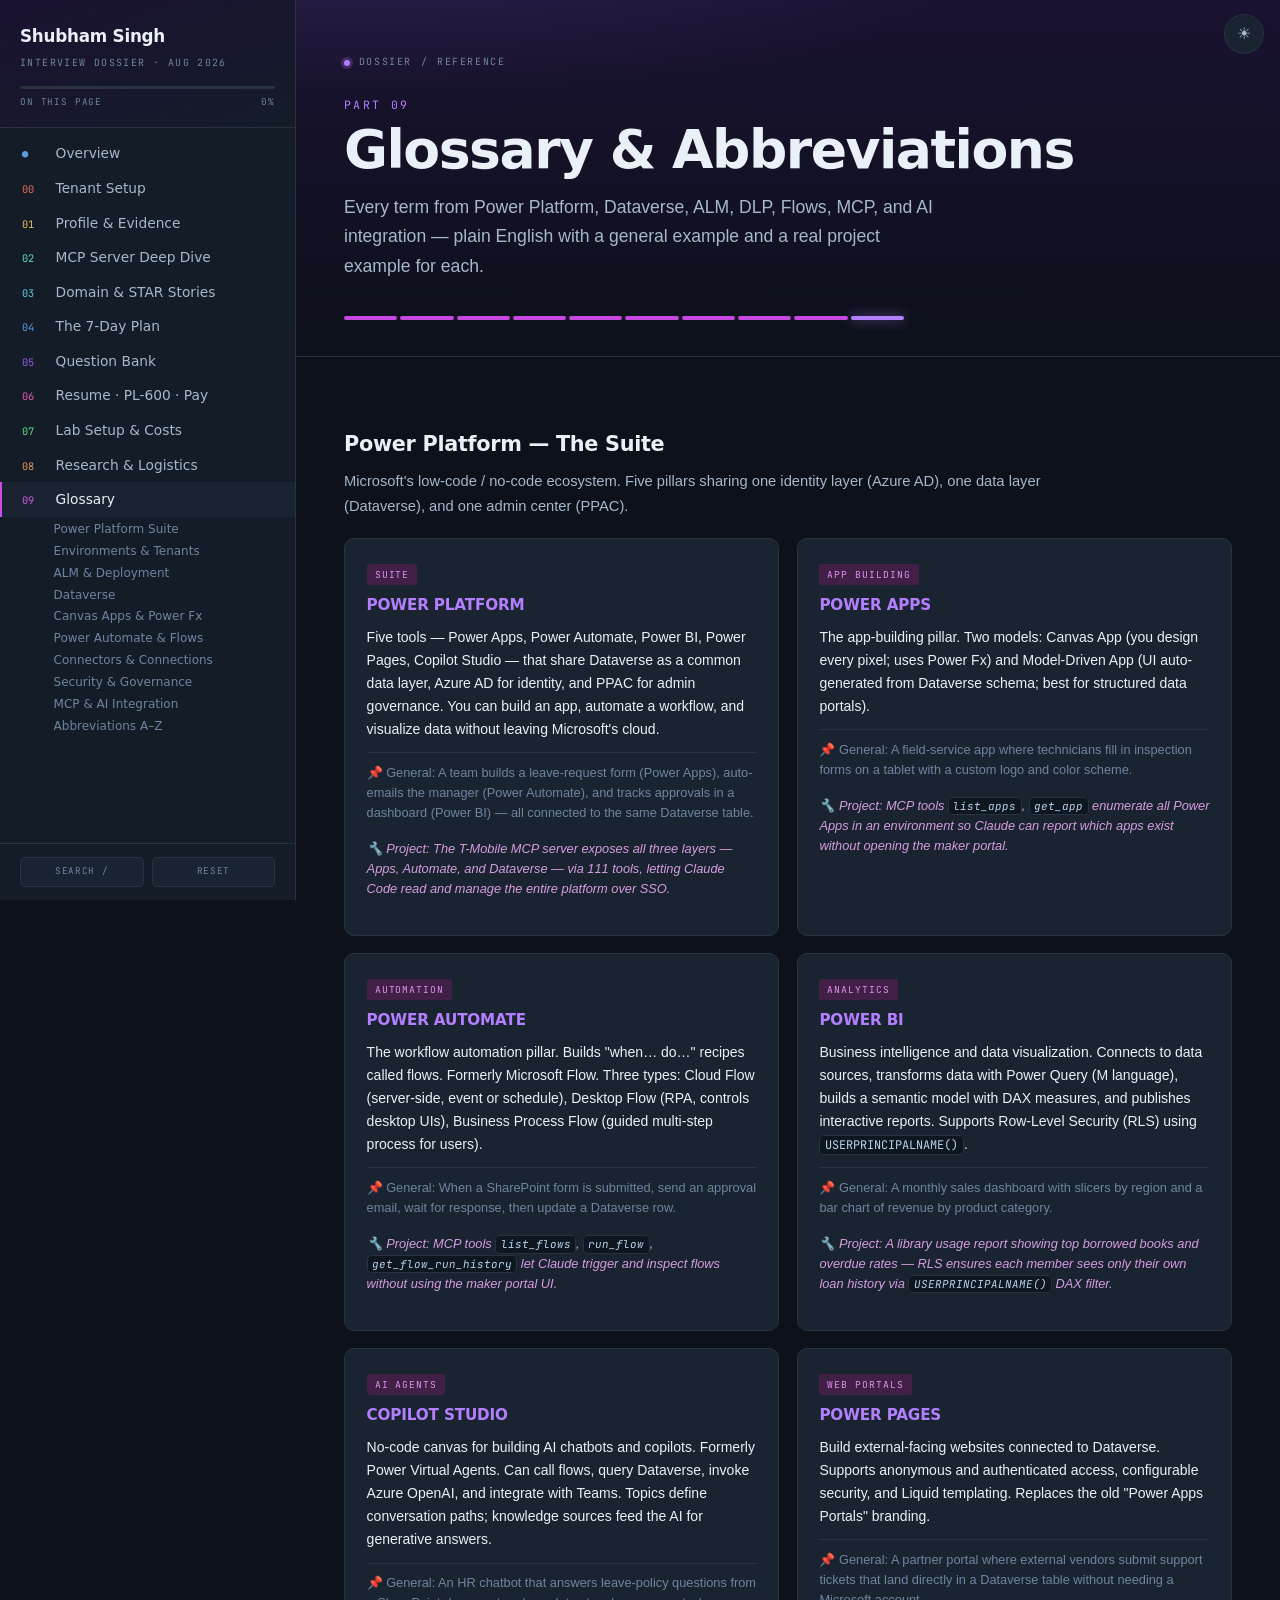
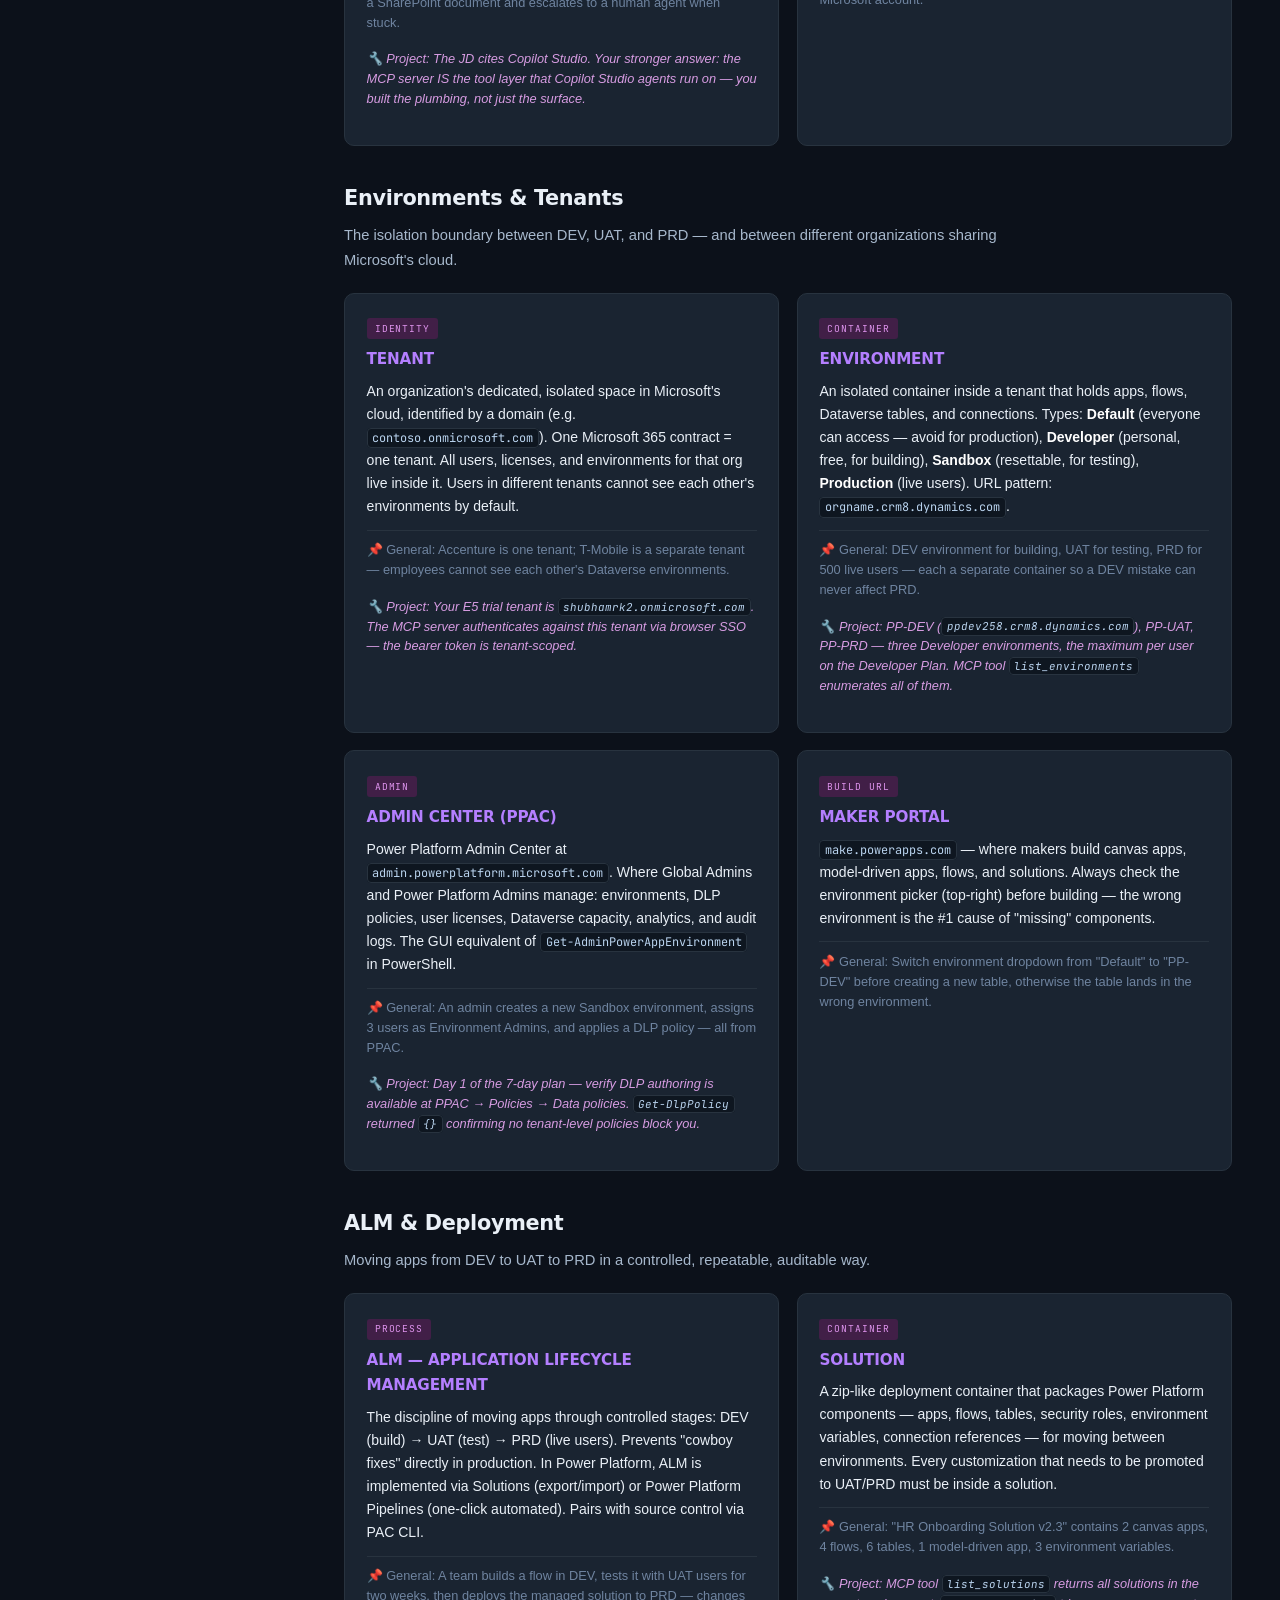
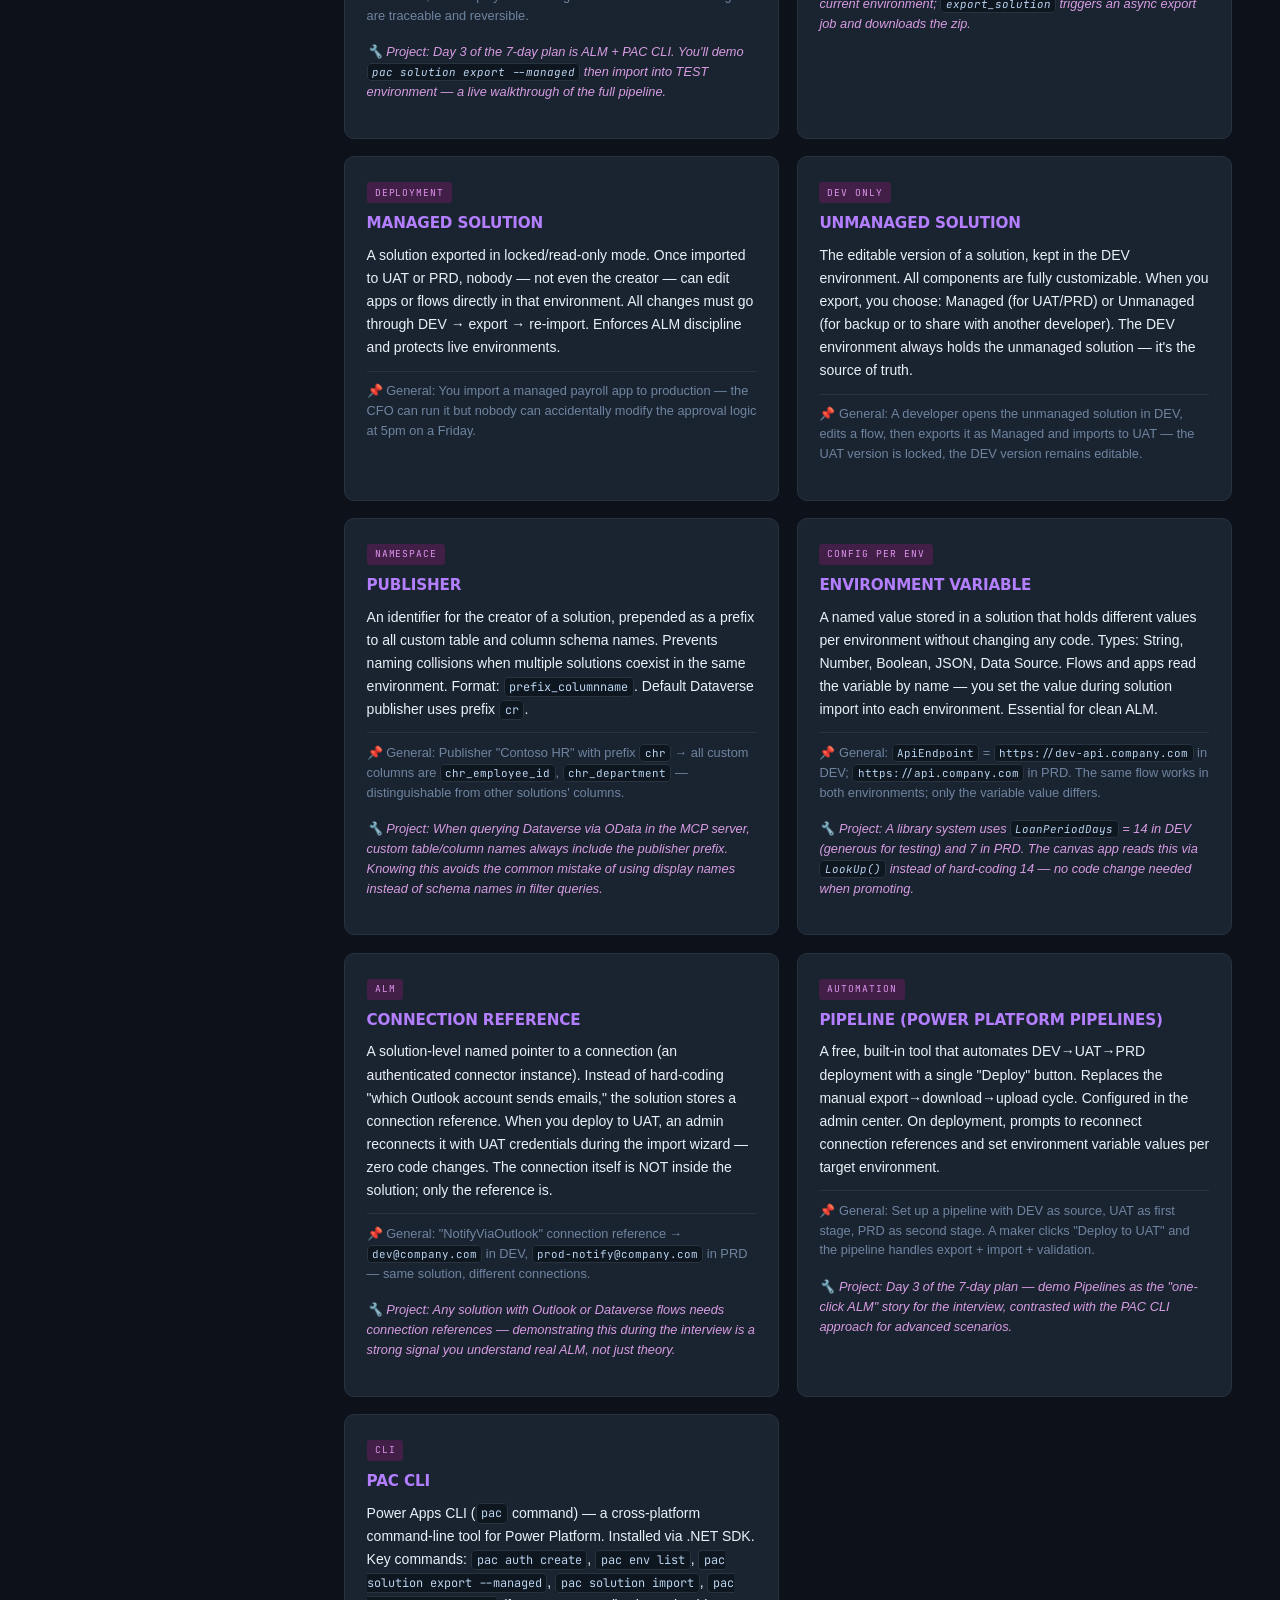
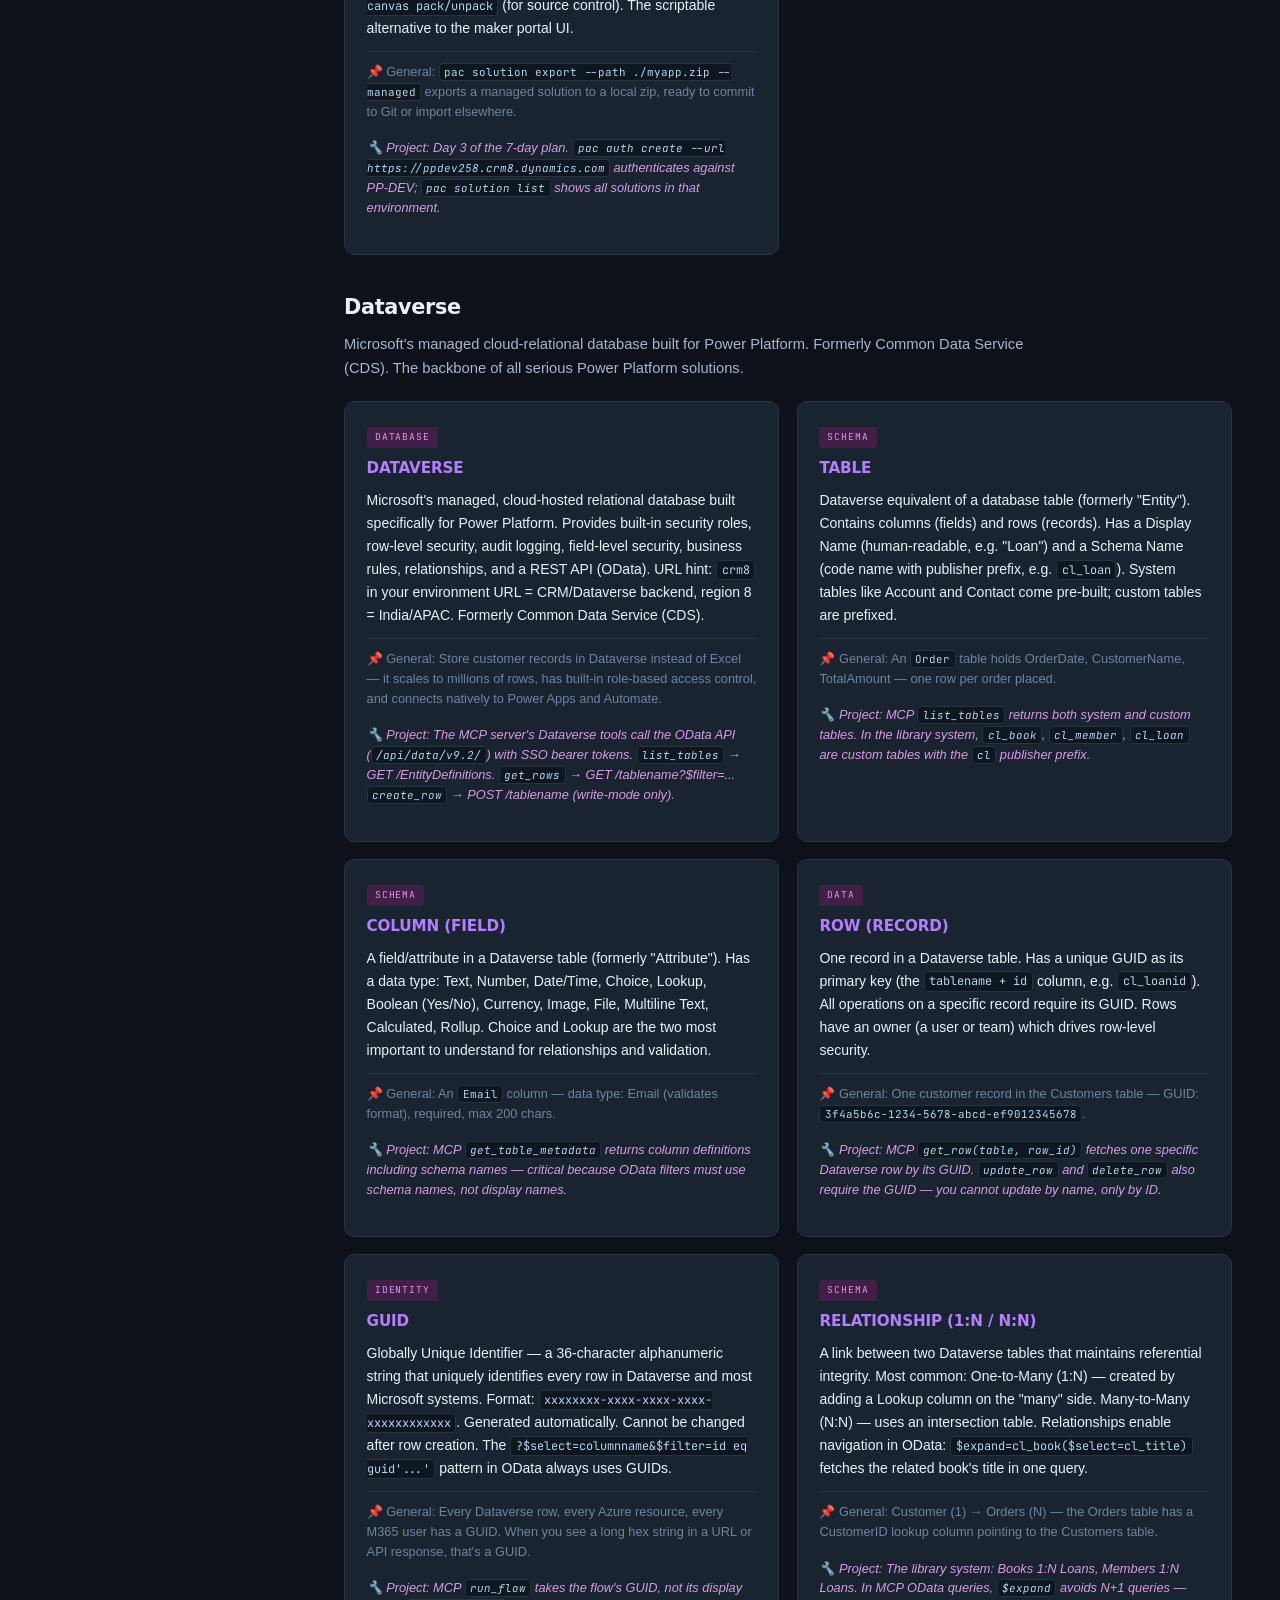
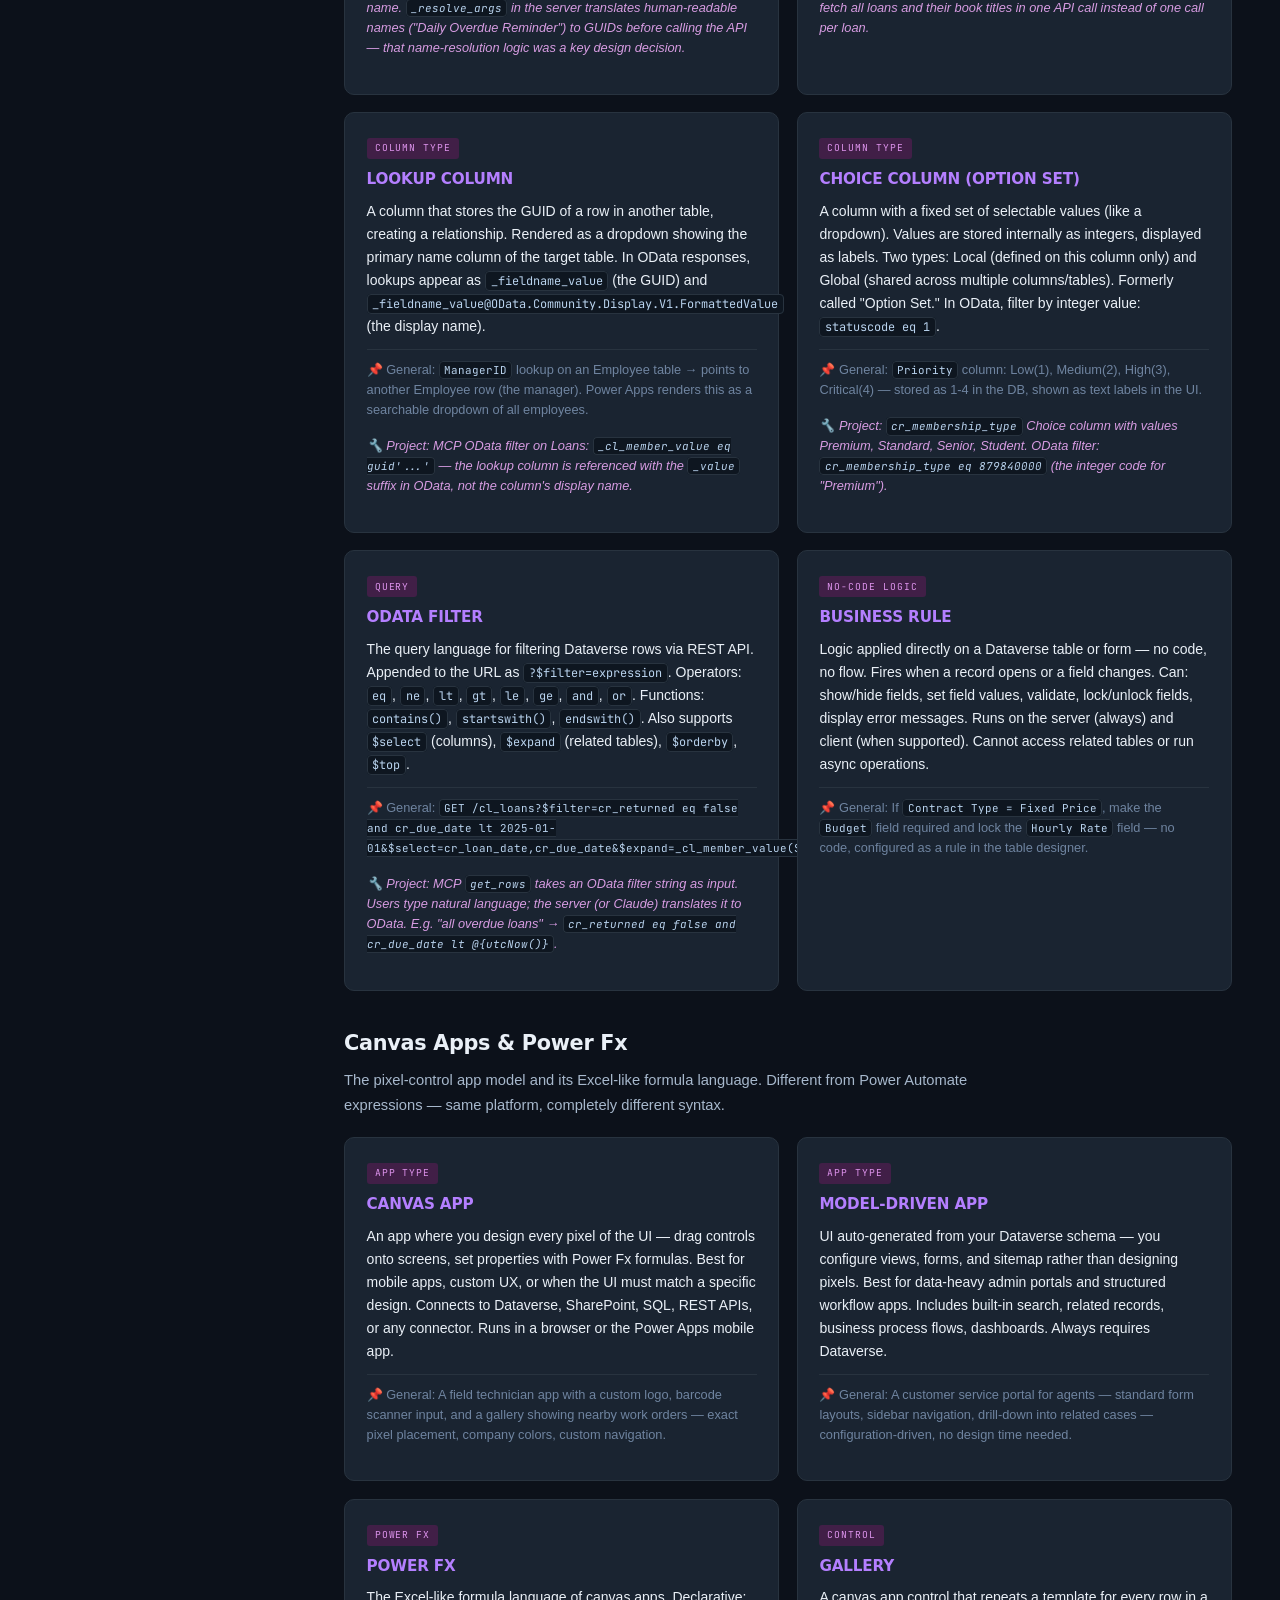
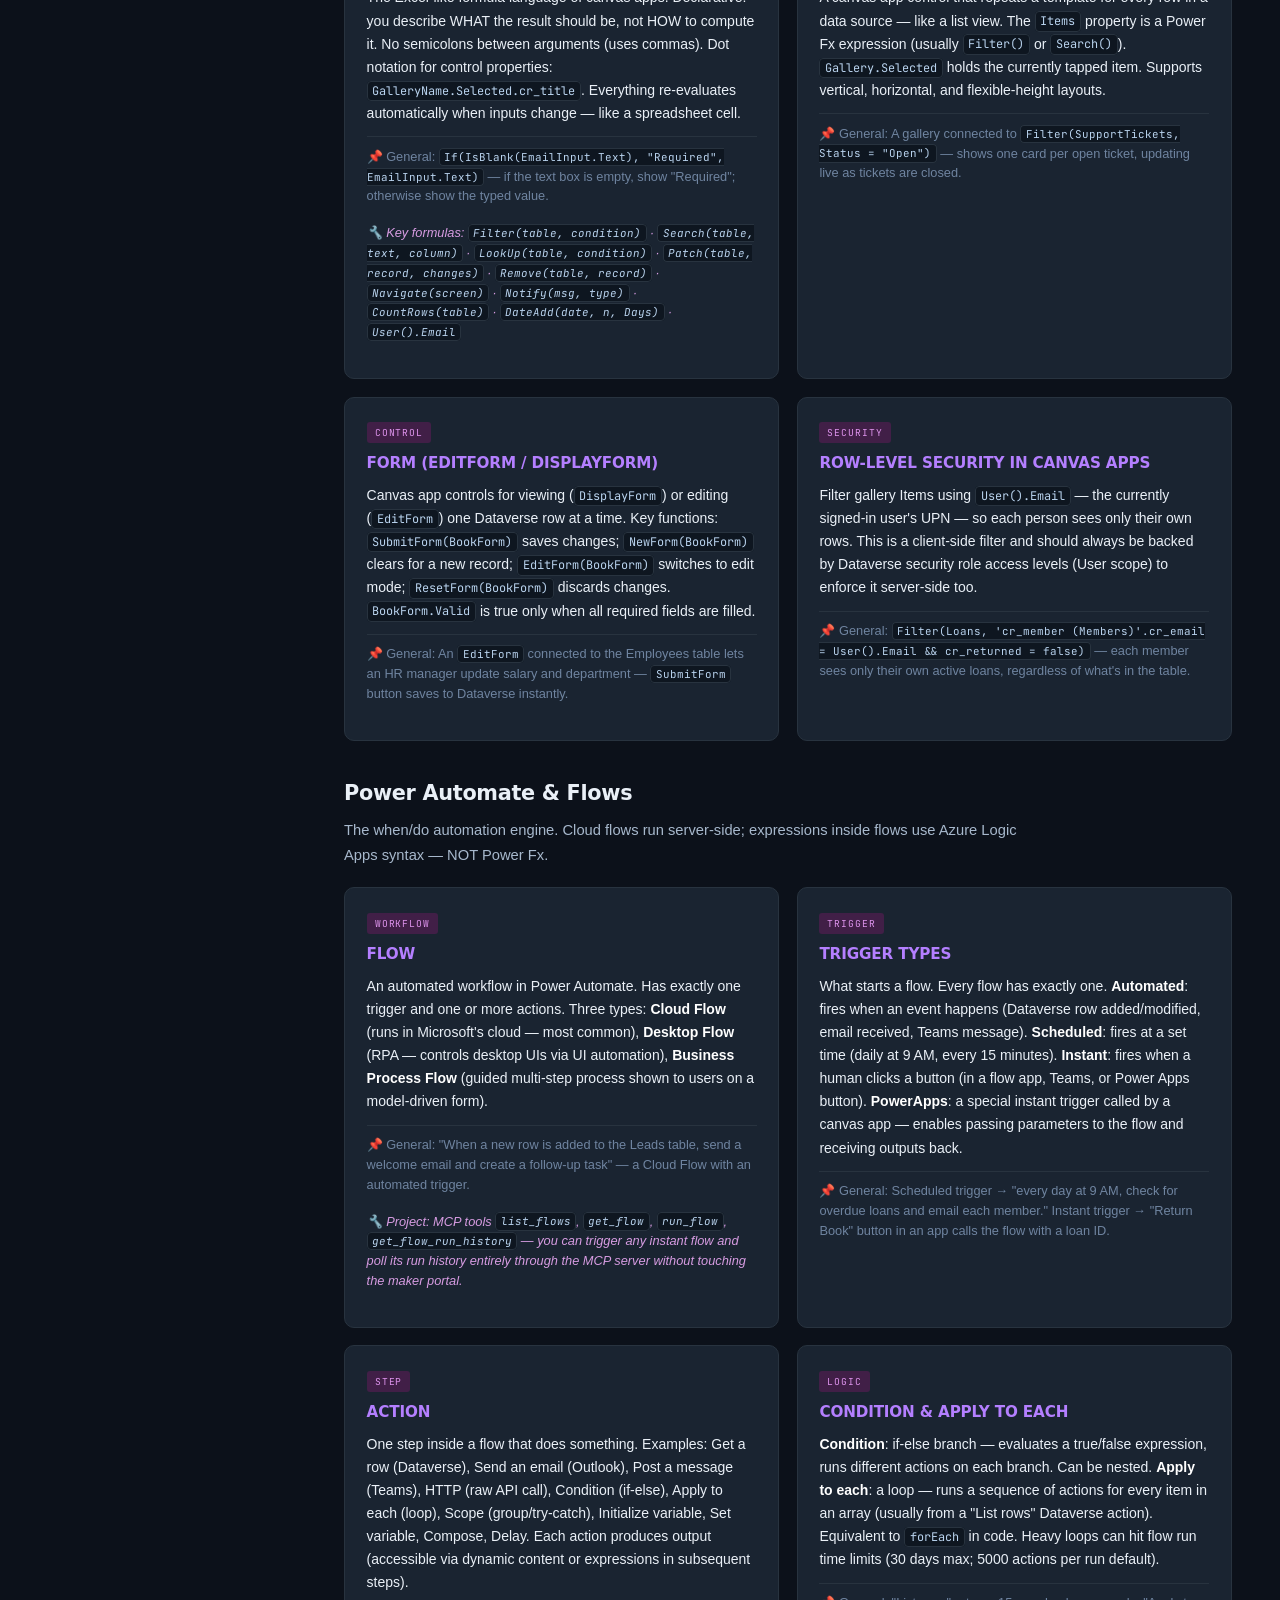
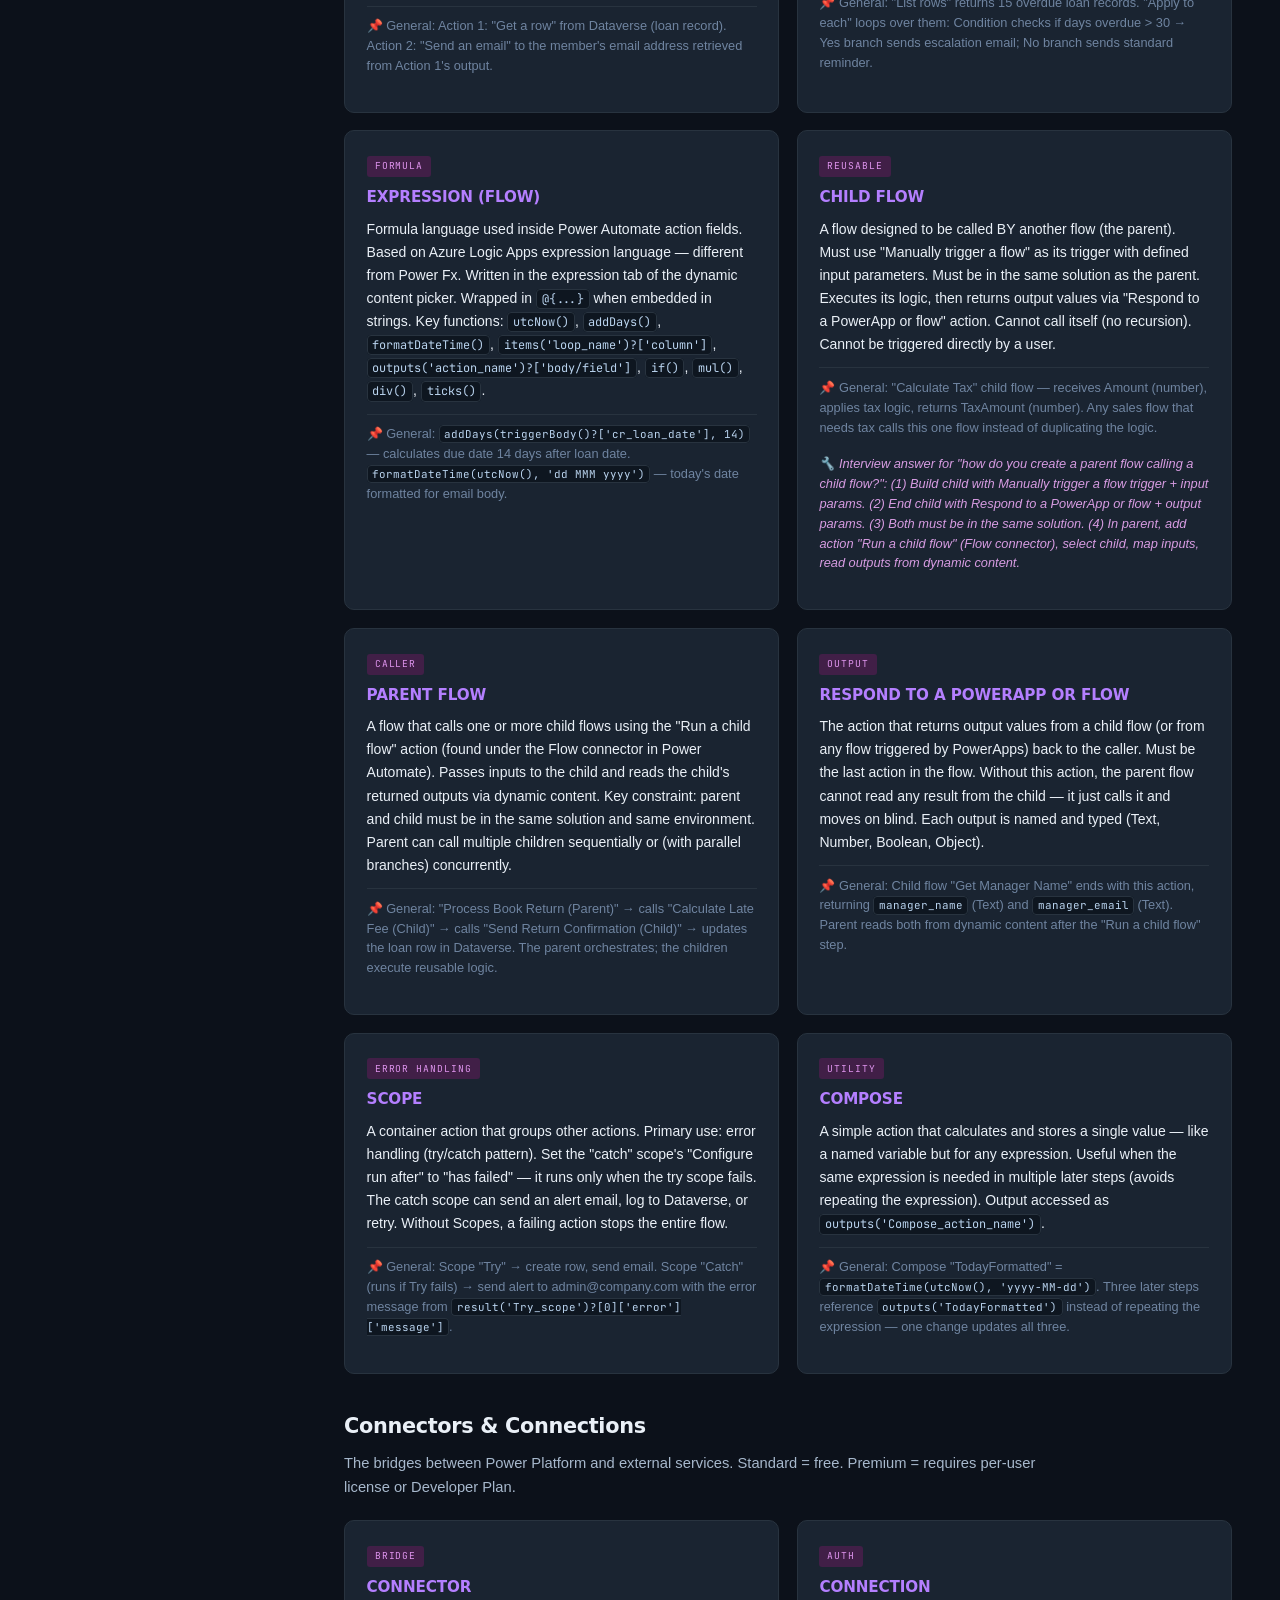
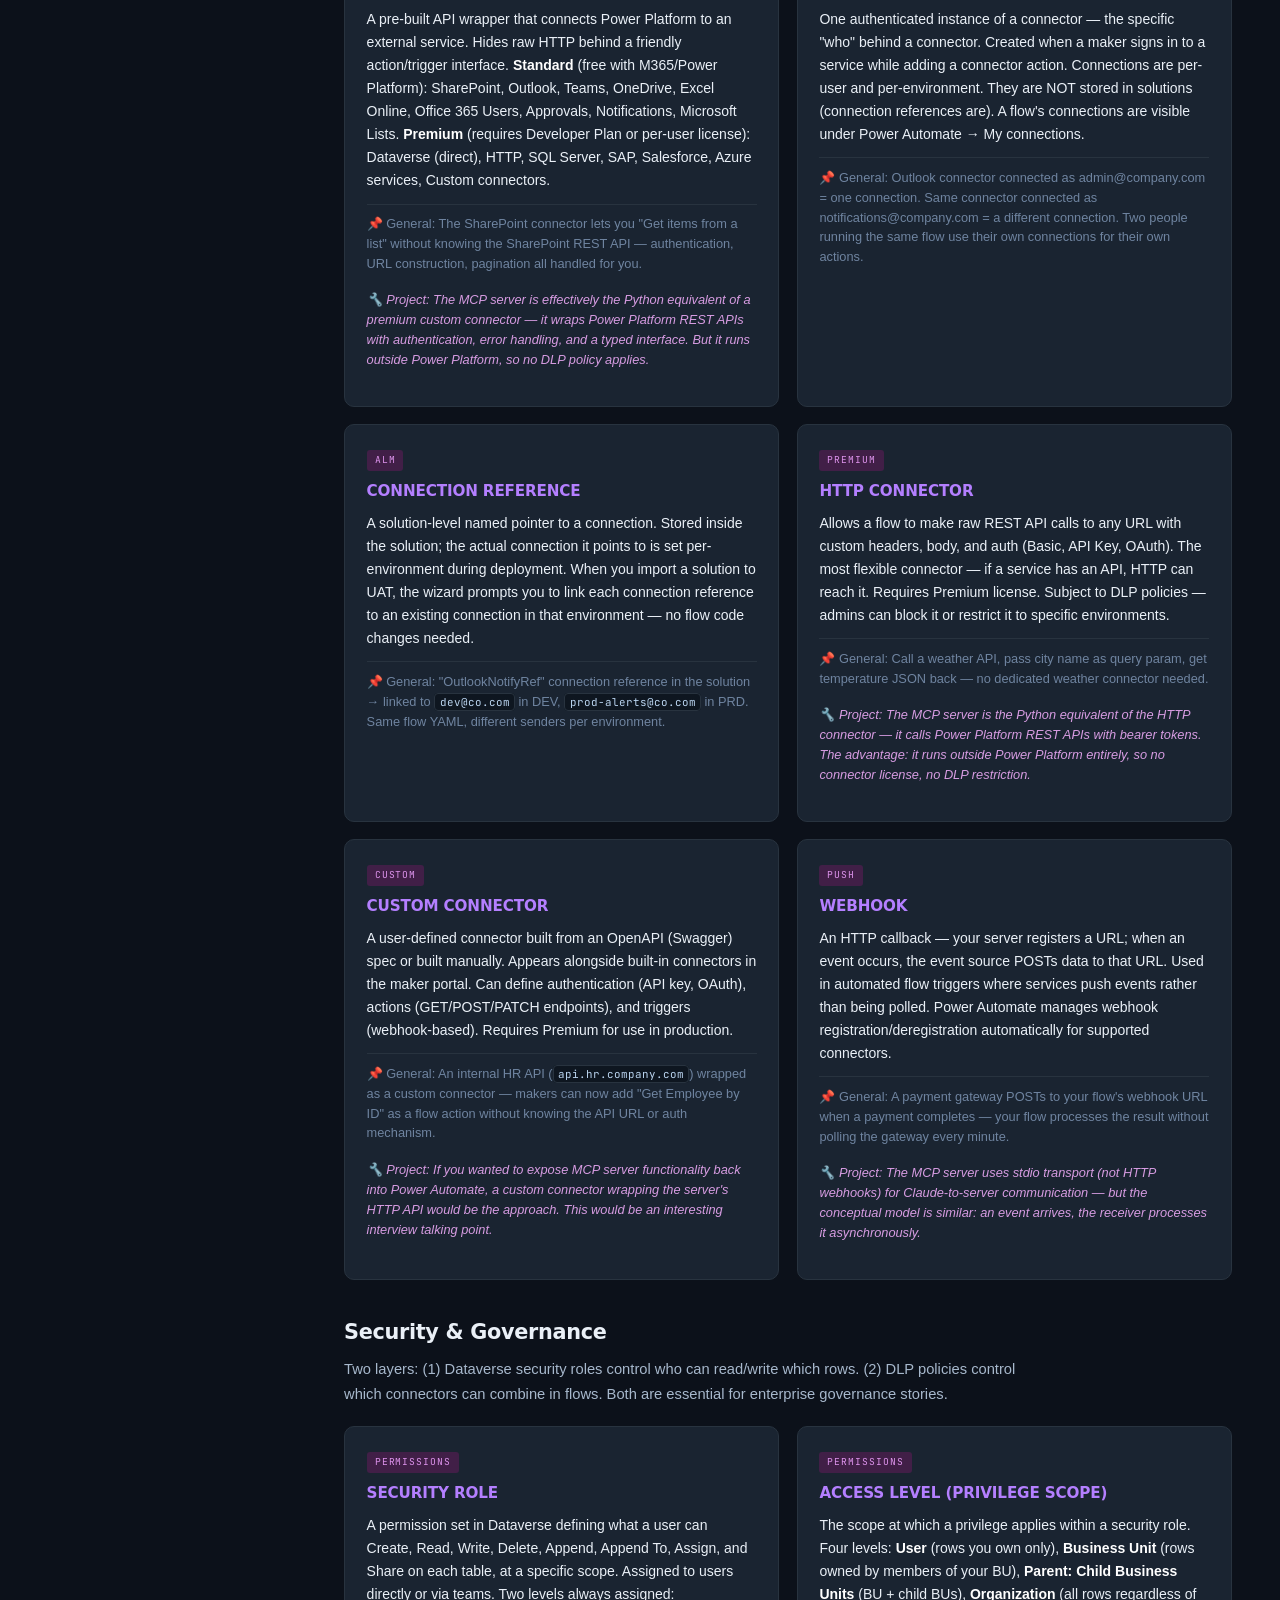
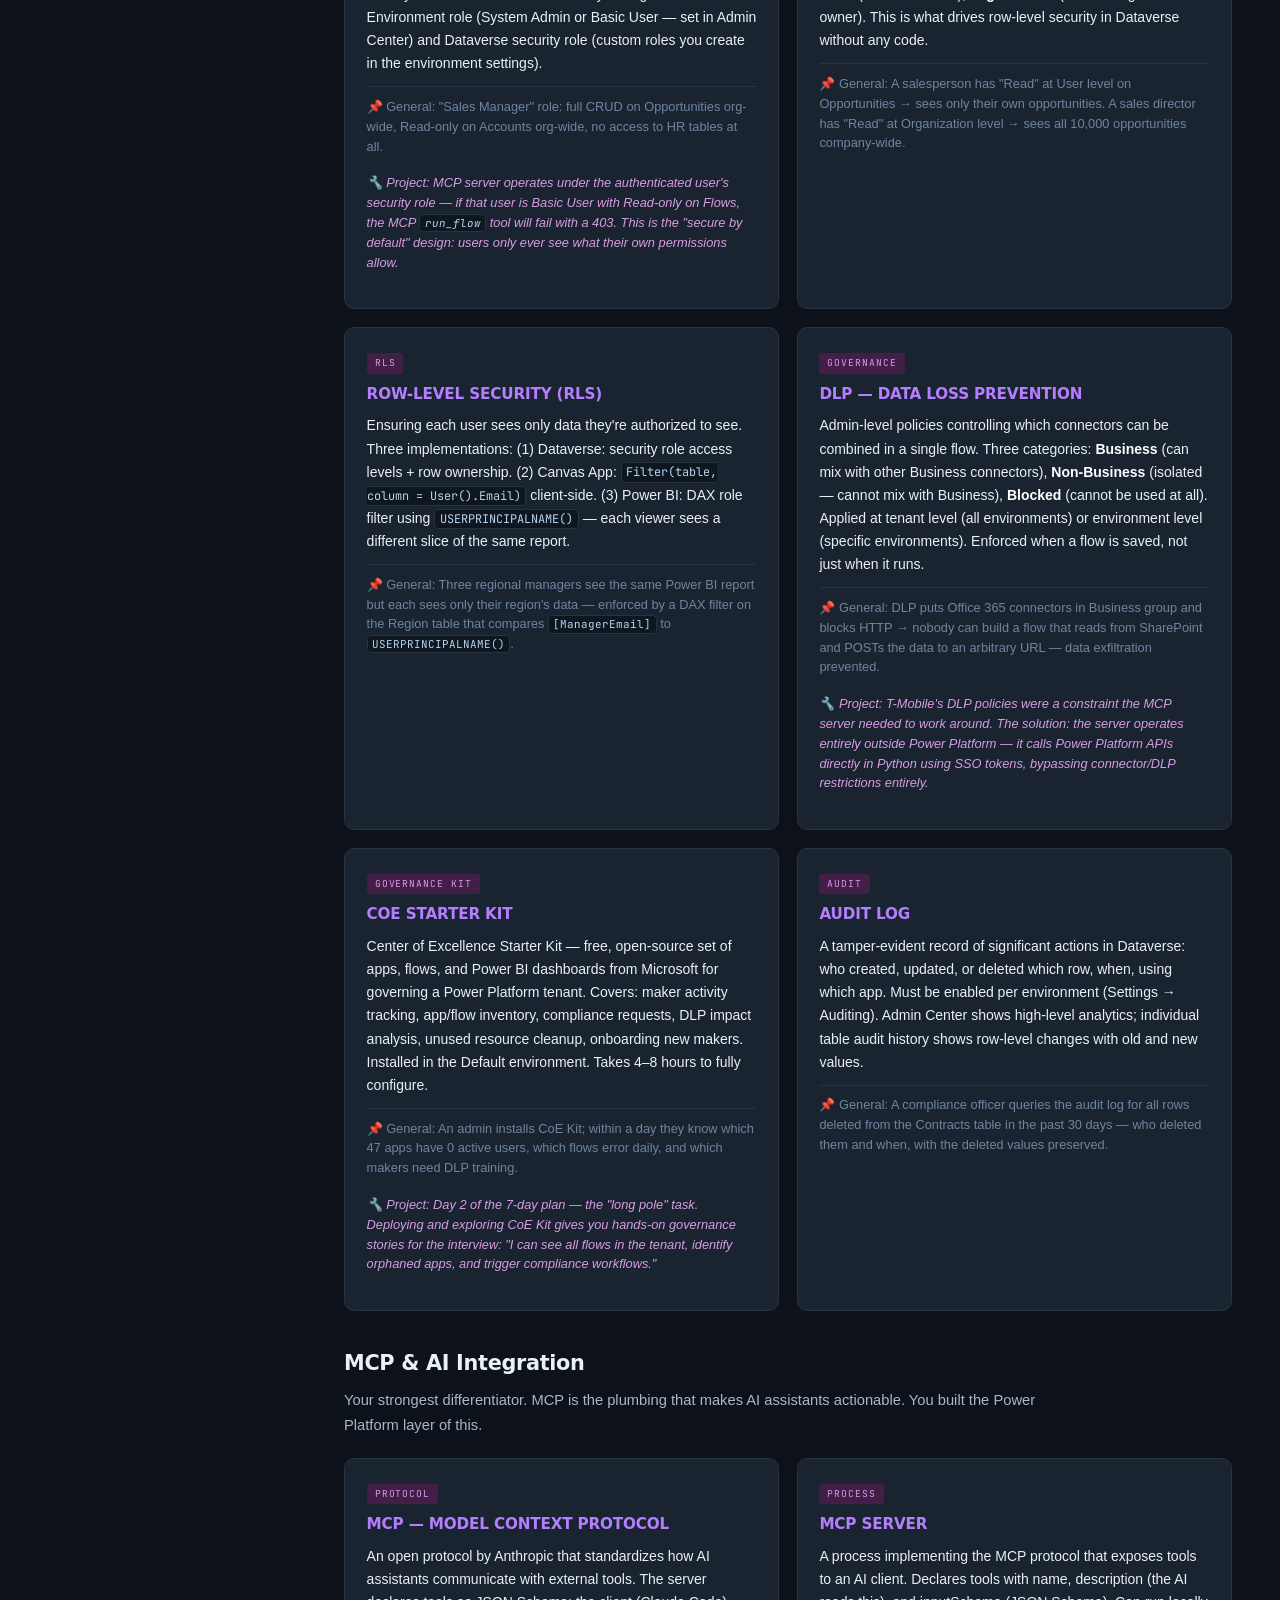
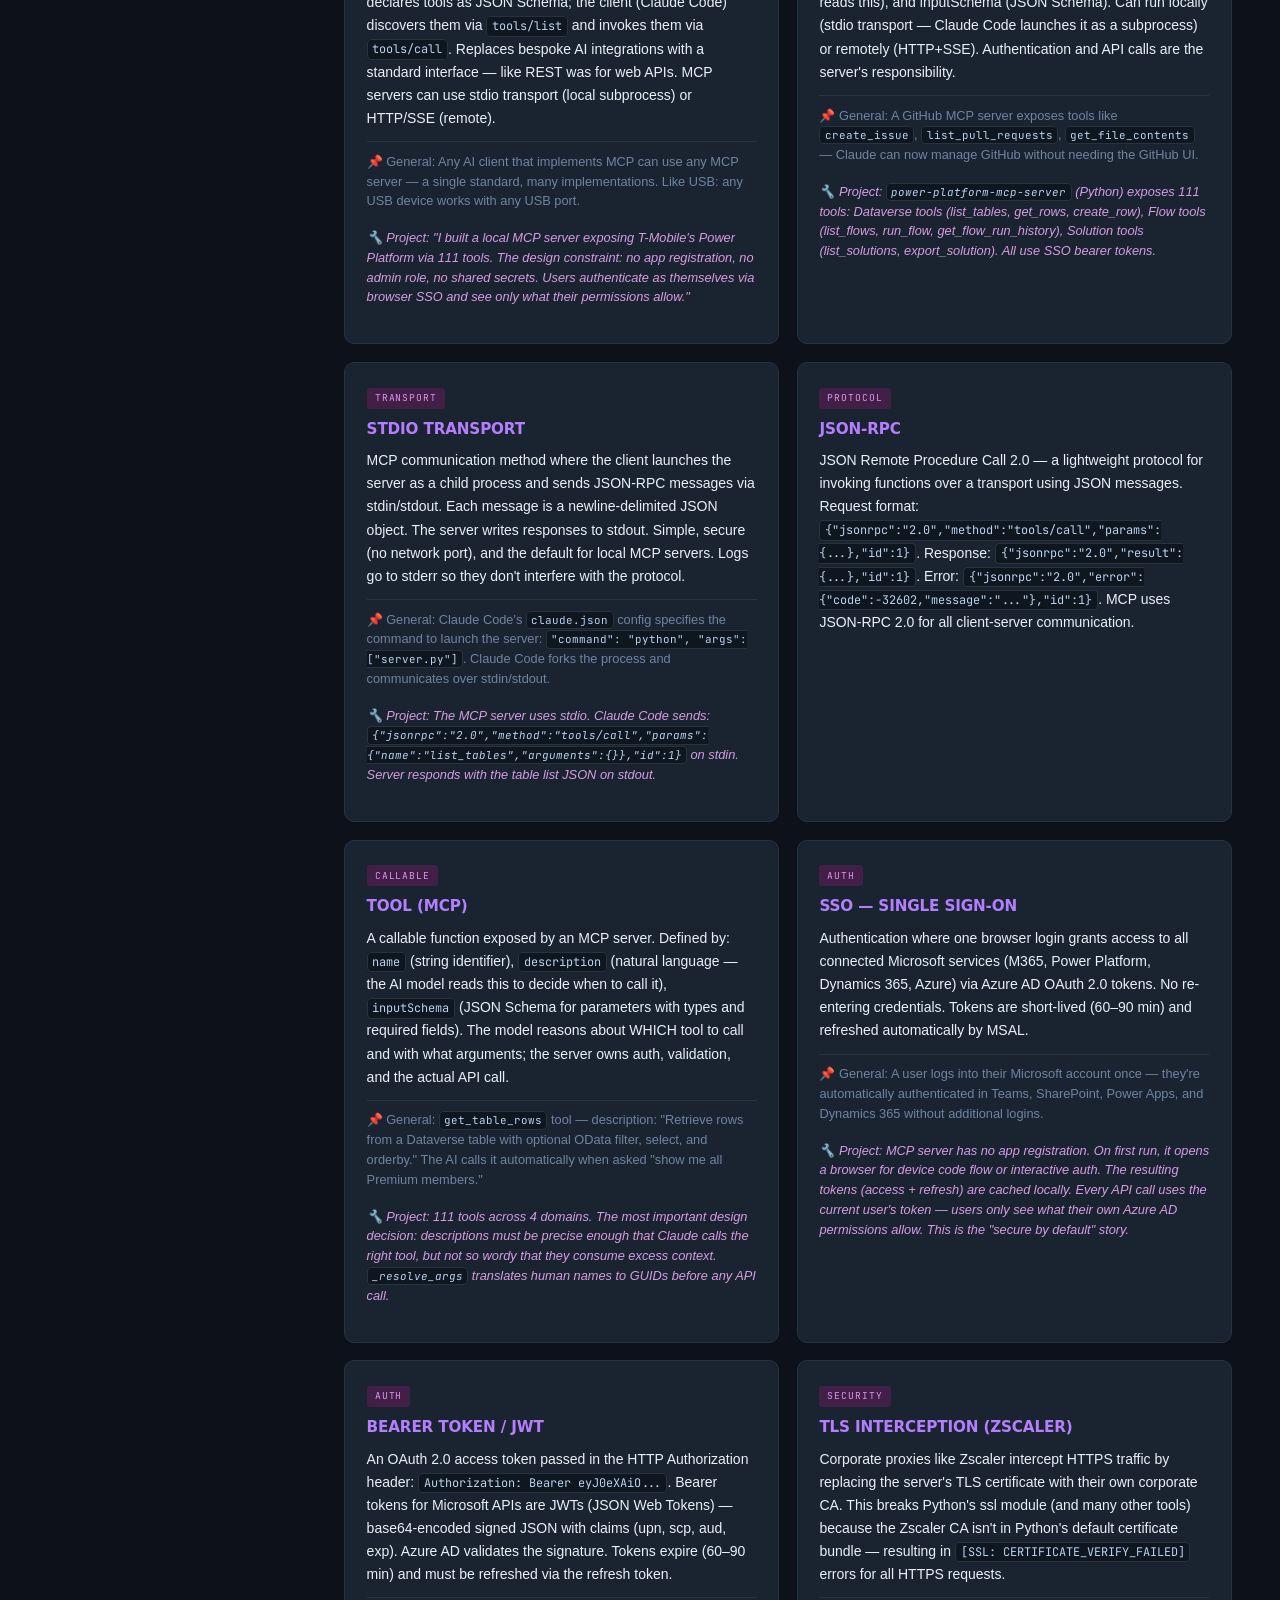
<file: glossary.html>
<!doctype html><html lang="en"><head>
<meta charset="utf-8"><meta name="viewport" content="width=device-width,initial-scale=1">
<title>Part 09 — Glossary &amp; Abbreviations</title>
<link rel="preconnect" href="https://fonts.googleapis.com">
<link rel="preconnect" href="https://fonts.gstatic.com" crossorigin>
<link href="https://fonts.googleapis.com/css2?family=Chivo:wght@400;600;700;800&family=Source+Serif+4:ital,opsz,wght@0,8..60,400;0,8..60,600;1,8..60,400&family=JetBrains+Mono:wght@400;500&display=swap" rel="stylesheet">
<link rel="stylesheet" href="assets/site.css">
<style>
:root{--acc:#B47FFF;--tint:#1A1231;--h:290}
.gl-grid{display:grid;grid-template-columns:repeat(auto-fill,minmax(400px,1fr));gap:1.1rem;margin:1.25rem 0 2.5rem}
.gl-card{background:var(--panel2);border:1px solid var(--line);border-radius:var(--r);padding:1.2rem 1.35rem;transition:border-color .15s}
.gl-card:hover{border-color:hsl(290 50% 45%)}
.gl-card h5{font-family:var(--disp);font-weight:700;font-size:.95rem;color:var(--acc);margin:0 0 .45rem;letter-spacing:-.01em}
.gl-card .def{margin:.3rem 0;font-size:.875rem;line-height:1.65;color:var(--tx)}
.gl-card .eg{font-size:.8rem;color:var(--tx3);border-top:1px solid var(--line);margin-top:.7rem;padding-top:.6rem;line-height:1.55}
.gl-card .prj{font-size:.8rem;color:hsl(290 55% 75%);font-style:italic;margin-top:.3rem;line-height:1.55}
.gl-card .tag{display:inline-block;font-family:var(--mono);font-size:.6rem;letter-spacing:.1em;text-transform:uppercase;padding:.15rem .5rem;border-radius:3px;background:hsl(290 40% 20%);color:hsl(290 70% 75%);margin-bottom:.5rem}
.abbr-table{width:100%;border-collapse:collapse;margin:1rem 0 2rem}
.abbr-table th{background:var(--panel2);color:var(--acc);font-family:var(--mono);font-size:.68rem;letter-spacing:.12em;text-transform:uppercase;padding:.6rem 1rem;text-align:left;border-bottom:2px solid var(--line)}
.abbr-table td{padding:.45rem 1rem;border-bottom:1px solid var(--line);font-size:.85rem;vertical-align:top}
.abbr-table td:first-child{font-family:var(--mono);color:var(--acc);font-weight:600;white-space:nowrap;width:9rem}
.abbr-table td:nth-child(2){color:var(--tx);white-space:nowrap;width:14rem}
.abbr-table td:nth-child(3){color:var(--tx2)}
.abbr-table tr:hover td{background:rgba(255,255,255,.03)}
.cat-intro{color:var(--tx2);font-size:.92rem;margin:0 0 .9rem;max-width:74ch}
</style>
</head><body data-page="glossary">
<button id="burger" aria-label="Menu">&#9776;</button>
<aside id="rail">
 <div class="brand"><a href="index.html">
   <div class="who">Shubham Singh</div>
   <div class="role">Interview Dossier &middot; Aug 2026</div></a>
   <div class="pmeter"><div class="bar"><div class="fill"></div></div>
     <div class="lab"><span>ON THIS PAGE</span><span id="pct">0%</span></div></div>
 </div>
 <nav id="nav">
   <a class="np" href="index.html" style="--h:210"><span class="n">&#9679;</span>Overview</a>
   <a class="np" href="tenant-setup.html" style="--h:8"><span class="n">00</span>Tenant Setup</a><a class="np" href="profile.html" style="--h:45"><span class="n">01</span>Profile &amp; Evidence</a><a class="np" href="mcp-server.html" style="--h:160"><span class="n">02</span>MCP Server Deep Dive</a><a class="np" href="stories.html" style="--h:190"><span class="n">03</span>Domain &amp; STAR Stories</a><a class="np" href="seven-day-plan.html" style="--h:210"><span class="n">04</span>The 7-Day Plan</a><a class="np" href="question-bank.html" style="--h:265"><span class="n">05</span>Question Bank</a><a class="np" href="resume-cert-pay.html" style="--h:320"><span class="n">06</span>Resume &middot; PL-600 &middot; Pay</a><a class="np" href="labs.html" style="--h:140"><span class="n">07</span>Lab Setup &amp; Costs</a><a class="np" href="logistics.html" style="--h:25"><span class="n">08</span>Research &amp; Logistics</a><a class="np on" href="glossary.html" style="--h:290"><span class="n">09</span>Glossary</a><ul class="subs"><li><a href="#platform">Power Platform Suite</a></li><li><a href="#environments">Environments &amp; Tenants</a></li><li><a href="#alm">ALM &amp; Deployment</a></li><li><a href="#dataverse">Dataverse</a></li><li><a href="#canvas">Canvas Apps &amp; Power Fx</a></li><li><a href="#automate">Power Automate &amp; Flows</a></li><li><a href="#connectors">Connectors &amp; Connections</a></li><li><a href="#security">Security &amp; Governance</a></li><li><a href="#mcp">MCP &amp; AI Integration</a></li><li><a href="#abbreviations">Abbreviations A–Z</a></li></ul>
 </nav>
 <div class="rfoot"><button id="sbtn">SEARCH /</button>
   <button id="resetc">RESET <span id="ccount"></span></button></div>
</aside>
<main><header class="phead"><div class="wrap">
 <div class="crumb"><span class="dot"></span><a href="index.html">Dossier</a>
   <span>/</span><span>Reference</span></div>
 <span class="pnum">PART 09</span>
 <h1>Glossary &amp; Abbreviations</h1><p class="bl">Every term from Power Platform, Dataverse, ALM, DLP, Flows, MCP, and AI integration — plain English with a general example and a real project example for each.</p>
 <div class="strip" style="--sh:290"><i class="a"></i><i class="a"></i><i class="a"></i><i class="a"></i><i class="a"></i><i class="a"></i><i class="a"></i><i class="a"></i><i class="a"></i><i class="cur"></i></div>
</div></header>
<div class="wrap"><div class="body">

<!-- ═══════════════════════════════════════ PLATFORM SUITE ═══════════ -->
<h3 id="platform" class="h2">Power Platform — The Suite<a class="anchor" href="#platform" aria-label="Link to section">#</a></h3>
<p class="cat-intro">Microsoft's low-code / no-code ecosystem. Five pillars sharing one identity layer (Azure AD), one data layer (Dataverse), and one admin center (PPAC).</p>
<div class="gl-grid">

<div class="gl-card">
<span class="tag">Suite</span>
<h5>Power Platform</h5>
<p class="def">Five tools — Power Apps, Power Automate, Power BI, Power Pages, Copilot Studio — that share Dataverse as a common data layer, Azure AD for identity, and PPAC for admin governance. You can build an app, automate a workflow, and visualize data without leaving Microsoft's cloud.</p>
<p class="eg">📌 General: A team builds a leave-request form (Power Apps), auto-emails the manager (Power Automate), and tracks approvals in a dashboard (Power BI) — all connected to the same Dataverse table.</p>
<p class="prj">🔧 Project: The T-Mobile MCP server exposes all three layers — Apps, Automate, and Dataverse — via 111 tools, letting Claude Code read and manage the entire platform over SSO.</p>
</div>

<div class="gl-card">
<span class="tag">App building</span>
<h5>Power Apps</h5>
<p class="def">The app-building pillar. Two models: Canvas App (you design every pixel; uses Power Fx) and Model-Driven App (UI auto-generated from Dataverse schema; best for structured data portals).</p>
<p class="eg">📌 General: A field-service app where technicians fill in inspection forms on a tablet with a custom logo and color scheme.</p>
<p class="prj">🔧 Project: MCP tools <code>list_apps</code>, <code>get_app</code> enumerate all Power Apps in an environment so Claude can report which apps exist without opening the maker portal.</p>
</div>

<div class="gl-card">
<span class="tag">Automation</span>
<h5>Power Automate</h5>
<p class="def">The workflow automation pillar. Builds "when… do…" recipes called flows. Formerly Microsoft Flow. Three types: Cloud Flow (server-side, event or schedule), Desktop Flow (RPA, controls desktop UIs), Business Process Flow (guided multi-step process for users).</p>
<p class="eg">📌 General: When a SharePoint form is submitted, send an approval email, wait for response, then update a Dataverse row.</p>
<p class="prj">🔧 Project: MCP tools <code>list_flows</code>, <code>run_flow</code>, <code>get_flow_run_history</code> let Claude trigger and inspect flows without using the maker portal UI.</p>
</div>

<div class="gl-card">
<span class="tag">Analytics</span>
<h5>Power BI</h5>
<p class="def">Business intelligence and data visualization. Connects to data sources, transforms data with Power Query (M language), builds a semantic model with DAX measures, and publishes interactive reports. Supports Row-Level Security (RLS) using <code>USERPRINCIPALNAME()</code>.</p>
<p class="eg">📌 General: A monthly sales dashboard with slicers by region and a bar chart of revenue by product category.</p>
<p class="prj">🔧 Project: A library usage report showing top borrowed books and overdue rates — RLS ensures each member sees only their own loan history via <code>USERPRINCIPALNAME()</code> DAX filter.</p>
</div>

<div class="gl-card">
<span class="tag">AI Agents</span>
<h5>Copilot Studio</h5>
<p class="def">No-code canvas for building AI chatbots and copilots. Formerly Power Virtual Agents. Can call flows, query Dataverse, invoke Azure OpenAI, and integrate with Teams. Topics define conversation paths; knowledge sources feed the AI for generative answers.</p>
<p class="eg">📌 General: An HR chatbot that answers leave-policy questions from a SharePoint document and escalates to a human agent when stuck.</p>
<p class="prj">🔧 Project: The JD cites Copilot Studio. Your stronger answer: the MCP server IS the tool layer that Copilot Studio agents run on — you built the plumbing, not just the surface.</p>
</div>

<div class="gl-card">
<span class="tag">Web portals</span>
<h5>Power Pages</h5>
<p class="def">Build external-facing websites connected to Dataverse. Supports anonymous and authenticated access, configurable security, and Liquid templating. Replaces the old "Power Apps Portals" branding.</p>
<p class="eg">📌 General: A partner portal where external vendors submit support tickets that land directly in a Dataverse table without needing a Microsoft account.</p>
</div>

</div><!-- /gl-grid -->

<!-- ═══════════════════════════════════════ ENVIRONMENTS ════════════ -->
<h3 id="environments" class="h2">Environments &amp; Tenants<a class="anchor" href="#environments" aria-label="Link to section">#</a></h3>
<p class="cat-intro">The isolation boundary between DEV, UAT, and PRD — and between different organizations sharing Microsoft's cloud.</p>
<div class="gl-grid">

<div class="gl-card">
<span class="tag">Identity</span>
<h5>Tenant</h5>
<p class="def">An organization's dedicated, isolated space in Microsoft's cloud, identified by a domain (e.g. <code>contoso.onmicrosoft.com</code>). One Microsoft 365 contract = one tenant. All users, licenses, and environments for that org live inside it. Users in different tenants cannot see each other's environments by default.</p>
<p class="eg">📌 General: Accenture is one tenant; T-Mobile is a separate tenant — employees cannot see each other's Dataverse environments.</p>
<p class="prj">🔧 Project: Your E5 trial tenant is <code>shubhamrk2.onmicrosoft.com</code>. The MCP server authenticates against this tenant via browser SSO — the bearer token is tenant-scoped.</p>
</div>

<div class="gl-card">
<span class="tag">Container</span>
<h5>Environment</h5>
<p class="def">An isolated container inside a tenant that holds apps, flows, Dataverse tables, and connections. Types: <strong>Default</strong> (everyone can access — avoid for production), <strong>Developer</strong> (personal, free, for building), <strong>Sandbox</strong> (resettable, for testing), <strong>Production</strong> (live users). URL pattern: <code>orgname.crm8.dynamics.com</code>.</p>
<p class="eg">📌 General: DEV environment for building, UAT for testing, PRD for 500 live users — each a separate container so a DEV mistake can never affect PRD.</p>
<p class="prj">🔧 Project: PP-DEV (<code>ppdev258.crm8.dynamics.com</code>), PP-UAT, PP-PRD — three Developer environments, the maximum per user on the Developer Plan. MCP tool <code>list_environments</code> enumerates all of them.</p>
</div>

<div class="gl-card">
<span class="tag">Admin</span>
<h5>Admin Center (PPAC)</h5>
<p class="def">Power Platform Admin Center at <code>admin.powerplatform.microsoft.com</code>. Where Global Admins and Power Platform Admins manage: environments, DLP policies, user licenses, Dataverse capacity, analytics, and audit logs. The GUI equivalent of <code>Get-AdminPowerAppEnvironment</code> in PowerShell.</p>
<p class="eg">📌 General: An admin creates a new Sandbox environment, assigns 3 users as Environment Admins, and applies a DLP policy — all from PPAC.</p>
<p class="prj">🔧 Project: Day 1 of the 7-day plan — verify DLP authoring is available at PPAC → Policies → Data policies. <code>Get-DlpPolicy</code> returned <code>{}</code> confirming no tenant-level policies block you.</p>
</div>

<div class="gl-card">
<span class="tag">Build URL</span>
<h5>Maker Portal</h5>
<p class="def"><code>make.powerapps.com</code> — where makers build canvas apps, model-driven apps, flows, and solutions. Always check the environment picker (top-right) before building — the wrong environment is the #1 cause of "missing" components.</p>
<p class="eg">📌 General: Switch environment dropdown from "Default" to "PP-DEV" before creating a new table, otherwise the table lands in the wrong environment.</p>
</div>

</div>

<!-- ═══════════════════════════════════════ ALM ═══════════════════ -->
<h3 id="alm" class="h2">ALM &amp; Deployment<a class="anchor" href="#alm" aria-label="Link to section">#</a></h3>
<p class="cat-intro">Moving apps from DEV to UAT to PRD in a controlled, repeatable, auditable way.</p>
<div class="gl-grid">

<div class="gl-card">
<span class="tag">Process</span>
<h5>ALM — Application Lifecycle Management</h5>
<p class="def">The discipline of moving apps through controlled stages: DEV (build) → UAT (test) → PRD (live users). Prevents "cowboy fixes" directly in production. In Power Platform, ALM is implemented via Solutions (export/import) or Power Platform Pipelines (one-click automated). Pairs with source control via PAC CLI.</p>
<p class="eg">📌 General: A team builds a flow in DEV, tests it with UAT users for two weeks, then deploys the managed solution to PRD — changes are traceable and reversible.</p>
<p class="prj">🔧 Project: Day 3 of the 7-day plan is ALM + PAC CLI. You'll demo <code>pac solution export --managed</code> then import into TEST environment — a live walkthrough of the full pipeline.</p>
</div>

<div class="gl-card">
<span class="tag">Container</span>
<h5>Solution</h5>
<p class="def">A zip-like deployment container that packages Power Platform components — apps, flows, tables, security roles, environment variables, connection references — for moving between environments. Every customization that needs to be promoted to UAT/PRD must be inside a solution.</p>
<p class="eg">📌 General: "HR Onboarding Solution v2.3" contains 2 canvas apps, 4 flows, 6 tables, 1 model-driven app, 3 environment variables.</p>
<p class="prj">🔧 Project: MCP tool <code>list_solutions</code> returns all solutions in the current environment; <code>export_solution</code> triggers an async export job and downloads the zip.</p>
</div>

<div class="gl-card">
<span class="tag">Deployment</span>
<h5>Managed Solution</h5>
<p class="def">A solution exported in locked/read-only mode. Once imported to UAT or PRD, nobody — not even the creator — can edit apps or flows directly in that environment. All changes must go through DEV → export → re-import. Enforces ALM discipline and protects live environments.</p>
<p class="eg">📌 General: You import a managed payroll app to production — the CFO can run it but nobody can accidentally modify the approval logic at 5pm on a Friday.</p>
</div>

<div class="gl-card">
<span class="tag">Dev only</span>
<h5>Unmanaged Solution</h5>
<p class="def">The editable version of a solution, kept in the DEV environment. All components are fully customizable. When you export, you choose: Managed (for UAT/PRD) or Unmanaged (for backup or to share with another developer). The DEV environment always holds the unmanaged solution — it's the source of truth.</p>
<p class="eg">📌 General: A developer opens the unmanaged solution in DEV, edits a flow, then exports it as Managed and imports to UAT — the UAT version is locked, the DEV version remains editable.</p>
</div>

<div class="gl-card">
<span class="tag">Namespace</span>
<h5>Publisher</h5>
<p class="def">An identifier for the creator of a solution, prepended as a prefix to all custom table and column schema names. Prevents naming collisions when multiple solutions coexist in the same environment. Format: <code>prefix_columnname</code>. Default Dataverse publisher uses prefix <code>cr</code>.</p>
<p class="eg">📌 General: Publisher "Contoso HR" with prefix <code>chr</code> → all custom columns are <code>chr_employee_id</code>, <code>chr_department</code> — distinguishable from other solutions' columns.</p>
<p class="prj">🔧 Project: When querying Dataverse via OData in the MCP server, custom table/column names always include the publisher prefix. Knowing this avoids the common mistake of using display names instead of schema names in filter queries.</p>
</div>

<div class="gl-card">
<span class="tag">Config per env</span>
<h5>Environment Variable</h5>
<p class="def">A named value stored in a solution that holds different values per environment without changing any code. Types: String, Number, Boolean, JSON, Data Source. Flows and apps read the variable by name — you set the value during solution import into each environment. Essential for clean ALM.</p>
<p class="eg">📌 General: <code>ApiEndpoint</code> = <code>https://dev-api.company.com</code> in DEV; <code>https://api.company.com</code> in PRD. The same flow works in both environments; only the variable value differs.</p>
<p class="prj">🔧 Project: A library system uses <code>LoanPeriodDays</code> = 14 in DEV (generous for testing) and 7 in PRD. The canvas app reads this via <code>LookUp()</code> instead of hard-coding 14 — no code change needed when promoting.</p>
</div>

<div class="gl-card">
<span class="tag">ALM</span>
<h5>Connection Reference</h5>
<p class="def">A solution-level named pointer to a connection (an authenticated connector instance). Instead of hard-coding "which Outlook account sends emails," the solution stores a connection reference. When you deploy to UAT, an admin reconnects it with UAT credentials during the import wizard — zero code changes. The connection itself is NOT inside the solution; only the reference is.</p>
<p class="eg">📌 General: "NotifyViaOutlook" connection reference → <code>dev@company.com</code> in DEV, <code>prod-notify@company.com</code> in PRD — same solution, different connections.</p>
<p class="prj">🔧 Project: Any solution with Outlook or Dataverse flows needs connection references — demonstrating this during the interview is a strong signal you understand real ALM, not just theory.</p>
</div>

<div class="gl-card">
<span class="tag">Automation</span>
<h5>Pipeline (Power Platform Pipelines)</h5>
<p class="def">A free, built-in tool that automates DEV→UAT→PRD deployment with a single "Deploy" button. Replaces the manual export→download→upload cycle. Configured in the admin center. On deployment, prompts to reconnect connection references and set environment variable values per target environment.</p>
<p class="eg">📌 General: Set up a pipeline with DEV as source, UAT as first stage, PRD as second stage. A maker clicks "Deploy to UAT" and the pipeline handles export + import + validation.</p>
<p class="prj">🔧 Project: Day 3 of the 7-day plan — demo Pipelines as the "one-click ALM" story for the interview, contrasted with the PAC CLI approach for advanced scenarios.</p>
</div>

<div class="gl-card">
<span class="tag">CLI</span>
<h5>PAC CLI</h5>
<p class="def">Power Apps CLI (<code>pac</code> command) — a cross-platform command-line tool for Power Platform. Installed via .NET SDK. Key commands: <code>pac auth create</code>, <code>pac env list</code>, <code>pac solution export --managed</code>, <code>pac solution import</code>, <code>pac canvas pack/unpack</code> (for source control). The scriptable alternative to the maker portal UI.</p>
<p class="eg">📌 General: <code>pac solution export --path ./myapp.zip --managed</code> exports a managed solution to a local zip, ready to commit to Git or import elsewhere.</p>
<p class="prj">🔧 Project: Day 3 of the 7-day plan. <code>pac auth create --url https://ppdev258.crm8.dynamics.com</code> authenticates against PP-DEV; <code>pac solution list</code> shows all solutions in that environment.</p>
</div>

</div>

<!-- ═══════════════════════════════════════ DATAVERSE ═══════════════ -->
<h3 id="dataverse" class="h2">Dataverse<a class="anchor" href="#dataverse" aria-label="Link to section">#</a></h3>
<p class="cat-intro">Microsoft's managed cloud-relational database built for Power Platform. Formerly Common Data Service (CDS). The backbone of all serious Power Platform solutions.</p>
<div class="gl-grid">

<div class="gl-card">
<span class="tag">Database</span>
<h5>Dataverse</h5>
<p class="def">Microsoft's managed, cloud-hosted relational database built specifically for Power Platform. Provides built-in security roles, row-level security, audit logging, field-level security, business rules, relationships, and a REST API (OData). URL hint: <code>crm8</code> in your environment URL = CRM/Dataverse backend, region 8 = India/APAC. Formerly Common Data Service (CDS).</p>
<p class="eg">📌 General: Store customer records in Dataverse instead of Excel — it scales to millions of rows, has built-in role-based access control, and connects natively to Power Apps and Automate.</p>
<p class="prj">🔧 Project: The MCP server's Dataverse tools call the OData API (<code>/api/data/v9.2/</code>) with SSO bearer tokens. <code>list_tables</code> → GET /EntityDefinitions. <code>get_rows</code> → GET /tablename?$filter=... <code>create_row</code> → POST /tablename (write-mode only).</p>
</div>

<div class="gl-card">
<span class="tag">Schema</span>
<h5>Table</h5>
<p class="def">Dataverse equivalent of a database table (formerly "Entity"). Contains columns (fields) and rows (records). Has a Display Name (human-readable, e.g. "Loan") and a Schema Name (code name with publisher prefix, e.g. <code>cl_loan</code>). System tables like Account and Contact come pre-built; custom tables are prefixed.</p>
<p class="eg">📌 General: An <code>Order</code> table holds OrderDate, CustomerName, TotalAmount — one row per order placed.</p>
<p class="prj">🔧 Project: MCP <code>list_tables</code> returns both system and custom tables. In the library system, <code>cl_book</code>, <code>cl_member</code>, <code>cl_loan</code> are custom tables with the <code>cl</code> publisher prefix.</p>
</div>

<div class="gl-card">
<span class="tag">Schema</span>
<h5>Column (Field)</h5>
<p class="def">A field/attribute in a Dataverse table (formerly "Attribute"). Has a data type: Text, Number, Date/Time, Choice, Lookup, Boolean (Yes/No), Currency, Image, File, Multiline Text, Calculated, Rollup. Choice and Lookup are the two most important to understand for relationships and validation.</p>
<p class="eg">📌 General: An <code>Email</code> column — data type: Email (validates format), required, max 200 chars.</p>
<p class="prj">🔧 Project: MCP <code>get_table_metadata</code> returns column definitions including schema names — critical because OData filters must use schema names, not display names.</p>
</div>

<div class="gl-card">
<span class="tag">Data</span>
<h5>Row (Record)</h5>
<p class="def">One record in a Dataverse table. Has a unique GUID as its primary key (the <code>tablename + id</code> column, e.g. <code>cl_loanid</code>). All operations on a specific record require its GUID. Rows have an owner (a user or team) which drives row-level security.</p>
<p class="eg">📌 General: One customer record in the Customers table — GUID: <code>3f4a5b6c-1234-5678-abcd-ef9012345678</code>.</p>
<p class="prj">🔧 Project: MCP <code>get_row(table, row_id)</code> fetches one specific Dataverse row by its GUID. <code>update_row</code> and <code>delete_row</code> also require the GUID — you cannot update by name, only by ID.</p>
</div>

<div class="gl-card">
<span class="tag">Identity</span>
<h5>GUID</h5>
<p class="def">Globally Unique Identifier — a 36-character alphanumeric string that uniquely identifies every row in Dataverse and most Microsoft systems. Format: <code>xxxxxxxx-xxxx-xxxx-xxxx-xxxxxxxxxxxx</code>. Generated automatically. Cannot be changed after row creation. The <code>?$select=columnname&amp;$filter=id eq guid'...'</code> pattern in OData always uses GUIDs.</p>
<p class="eg">📌 General: Every Dataverse row, every Azure resource, every M365 user has a GUID. When you see a long hex string in a URL or API response, that's a GUID.</p>
<p class="prj">🔧 Project: MCP <code>run_flow</code> takes the flow's GUID, not its display name. <code>_resolve_args</code> in the server translates human-readable names ("Daily Overdue Reminder") to GUIDs before calling the API — that name-resolution logic was a key design decision.</p>
</div>

<div class="gl-card">
<span class="tag">Schema</span>
<h5>Relationship (1:N / N:N)</h5>
<p class="def">A link between two Dataverse tables that maintains referential integrity. Most common: One-to-Many (1:N) — created by adding a Lookup column on the "many" side. Many-to-Many (N:N) — uses an intersection table. Relationships enable navigation in OData: <code>$expand=cl_book($select=cl_title)</code> fetches the related book's title in one query.</p>
<p class="eg">📌 General: Customer (1) → Orders (N) — the Orders table has a CustomerID lookup column pointing to the Customers table.</p>
<p class="prj">🔧 Project: The library system: Books 1:N Loans, Members 1:N Loans. In MCP OData queries, <code>$expand</code> avoids N+1 queries — fetch all loans and their book titles in one API call instead of one call per loan.</p>
</div>

<div class="gl-card">
<span class="tag">Column type</span>
<h5>Lookup Column</h5>
<p class="def">A column that stores the GUID of a row in another table, creating a relationship. Rendered as a dropdown showing the primary name column of the target table. In OData responses, lookups appear as <code>_fieldname_value</code> (the GUID) and <code>_fieldname_value@OData.Community.Display.V1.FormattedValue</code> (the display name).</p>
<p class="eg">📌 General: <code>ManagerID</code> lookup on an Employee table → points to another Employee row (the manager). Power Apps renders this as a searchable dropdown of all employees.</p>
<p class="prj">🔧 Project: MCP OData filter on Loans: <code>_cl_member_value eq guid'...'</code> — the lookup column is referenced with the <code>_value</code> suffix in OData, not the column's display name.</p>
</div>

<div class="gl-card">
<span class="tag">Column type</span>
<h5>Choice Column (Option Set)</h5>
<p class="def">A column with a fixed set of selectable values (like a dropdown). Values are stored internally as integers, displayed as labels. Two types: Local (defined on this column only) and Global (shared across multiple columns/tables). Formerly called "Option Set." In OData, filter by integer value: <code>statuscode eq 1</code>.</p>
<p class="eg">📌 General: <code>Priority</code> column: Low(1), Medium(2), High(3), Critical(4) — stored as 1-4 in the DB, shown as text labels in the UI.</p>
<p class="prj">🔧 Project: <code>cr_membership_type</code> Choice column with values Premium, Standard, Senior, Student. OData filter: <code>cr_membership_type eq 879840000</code> (the integer code for "Premium").</p>
</div>

<div class="gl-card">
<span class="tag">Query</span>
<h5>OData Filter</h5>
<p class="def">The query language for filtering Dataverse rows via REST API. Appended to the URL as <code>?$filter=expression</code>. Operators: <code>eq</code>, <code>ne</code>, <code>lt</code>, <code>gt</code>, <code>le</code>, <code>ge</code>, <code>and</code>, <code>or</code>. Functions: <code>contains()</code>, <code>startswith()</code>, <code>endswith()</code>. Also supports <code>$select</code> (columns), <code>$expand</code> (related tables), <code>$orderby</code>, <code>$top</code>.</p>
<p class="eg">📌 General: <code>GET /cl_loans?$filter=cr_returned eq false and cr_due_date lt 2025-01-01&amp;$select=cr_loan_date,cr_due_date&amp;$expand=_cl_member_value($select=cr_email)</code></p>
<p class="prj">🔧 Project: MCP <code>get_rows</code> takes an OData filter string as input. Users type natural language; the server (or Claude) translates it to OData. E.g. "all overdue loans" → <code>cr_returned eq false and cr_due_date lt @{utcNow()}</code>.</p>
</div>

<div class="gl-card">
<span class="tag">No-code logic</span>
<h5>Business Rule</h5>
<p class="def">Logic applied directly on a Dataverse table or form — no code, no flow. Fires when a record opens or a field changes. Can: show/hide fields, set field values, validate, lock/unlock fields, display error messages. Runs on the server (always) and client (when supported). Cannot access related tables or run async operations.</p>
<p class="eg">📌 General: If <code>Contract Type = Fixed Price</code>, make the <code>Budget</code> field required and lock the <code>Hourly Rate</code> field — no code, configured as a rule in the table designer.</p>
</div>

</div>

<!-- ═══════════════════════════════════════ CANVAS & POWER FX ════════ -->
<h3 id="canvas" class="h2">Canvas Apps &amp; Power Fx<a class="anchor" href="#canvas" aria-label="Link to section">#</a></h3>
<p class="cat-intro">The pixel-control app model and its Excel-like formula language. Different from Power Automate expressions — same platform, completely different syntax.</p>
<div class="gl-grid">

<div class="gl-card">
<span class="tag">App type</span>
<h5>Canvas App</h5>
<p class="def">An app where you design every pixel of the UI — drag controls onto screens, set properties with Power Fx formulas. Best for mobile apps, custom UX, or when the UI must match a specific design. Connects to Dataverse, SharePoint, SQL, REST APIs, or any connector. Runs in a browser or the Power Apps mobile app.</p>
<p class="eg">📌 General: A field technician app with a custom logo, barcode scanner input, and a gallery showing nearby work orders — exact pixel placement, company colors, custom navigation.</p>
</div>

<div class="gl-card">
<span class="tag">App type</span>
<h5>Model-Driven App</h5>
<p class="def">UI auto-generated from your Dataverse schema — you configure views, forms, and sitemap rather than designing pixels. Best for data-heavy admin portals and structured workflow apps. Includes built-in search, related records, business process flows, dashboards. Always requires Dataverse.</p>
<p class="eg">📌 General: A customer service portal for agents — standard form layouts, sidebar navigation, drill-down into related cases — configuration-driven, no design time needed.</p>
</div>

<div class="gl-card">
<span class="tag">Power Fx</span>
<h5>Power Fx</h5>
<p class="def">The Excel-like formula language of canvas apps. Declarative: you describe WHAT the result should be, not HOW to compute it. No semicolons between arguments (uses commas). Dot notation for control properties: <code>GalleryName.Selected.cr_title</code>. Everything re-evaluates automatically when inputs change — like a spreadsheet cell.</p>
<p class="eg">📌 General: <code>If(IsBlank(EmailInput.Text), "Required", EmailInput.Text)</code> — if the text box is empty, show "Required"; otherwise show the typed value.</p>
<p class="prj">🔧 Key formulas: <code>Filter(table, condition)</code> · <code>Search(table, text, column)</code> · <code>LookUp(table, condition)</code> · <code>Patch(table, record, changes)</code> · <code>Remove(table, record)</code> · <code>Navigate(screen)</code> · <code>Notify(msg, type)</code> · <code>CountRows(table)</code> · <code>DateAdd(date, n, Days)</code> · <code>User().Email</code></p>
</div>

<div class="gl-card">
<span class="tag">Control</span>
<h5>Gallery</h5>
<p class="def">A canvas app control that repeats a template for every row in a data source — like a list view. The <code>Items</code> property is a Power Fx expression (usually <code>Filter()</code> or <code>Search()</code>). <code>Gallery.Selected</code> holds the currently tapped item. Supports vertical, horizontal, and flexible-height layouts.</p>
<p class="eg">📌 General: A gallery connected to <code>Filter(SupportTickets, Status = "Open")</code> — shows one card per open ticket, updating live as tickets are closed.</p>
</div>

<div class="gl-card">
<span class="tag">Control</span>
<h5>Form (EditForm / DisplayForm)</h5>
<p class="def">Canvas app controls for viewing (<code>DisplayForm</code>) or editing (<code>EditForm</code>) one Dataverse row at a time. Key functions: <code>SubmitForm(BookForm)</code> saves changes; <code>NewForm(BookForm)</code> clears for a new record; <code>EditForm(BookForm)</code> switches to edit mode; <code>ResetForm(BookForm)</code> discards changes. <code>BookForm.Valid</code> is true only when all required fields are filled.</p>
<p class="eg">📌 General: An <code>EditForm</code> connected to the Employees table lets an HR manager update salary and department — <code>SubmitForm</code> button saves to Dataverse instantly.</p>
</div>

<div class="gl-card">
<span class="tag">Security</span>
<h5>Row-Level Security in Canvas Apps</h5>
<p class="def">Filter gallery Items using <code>User().Email</code> — the currently signed-in user's UPN — so each person sees only their own rows. This is a client-side filter and should always be backed by Dataverse security role access levels (User scope) to enforce it server-side too.</p>
<p class="eg">📌 General: <code>Filter(Loans, 'cr_member (Members)'.cr_email = User().Email &amp;&amp; cr_returned = false)</code> — each member sees only their own active loans, regardless of what's in the table.</p>
</div>

</div>

<!-- ═══════════════════════════════════════ AUTOMATE ════════════════ -->
<h3 id="automate" class="h2">Power Automate &amp; Flows<a class="anchor" href="#automate" aria-label="Link to section">#</a></h3>
<p class="cat-intro">The when/do automation engine. Cloud flows run server-side; expressions inside flows use Azure Logic Apps syntax — NOT Power Fx.</p>
<div class="gl-grid">

<div class="gl-card">
<span class="tag">Workflow</span>
<h5>Flow</h5>
<p class="def">An automated workflow in Power Automate. Has exactly one trigger and one or more actions. Three types: <strong>Cloud Flow</strong> (runs in Microsoft's cloud — most common), <strong>Desktop Flow</strong> (RPA — controls desktop UIs via UI automation), <strong>Business Process Flow</strong> (guided multi-step process shown to users on a model-driven form).</p>
<p class="eg">📌 General: "When a new row is added to the Leads table, send a welcome email and create a follow-up task" — a Cloud Flow with an automated trigger.</p>
<p class="prj">🔧 Project: MCP tools <code>list_flows</code>, <code>get_flow</code>, <code>run_flow</code>, <code>get_flow_run_history</code> — you can trigger any instant flow and poll its run history entirely through the MCP server without touching the maker portal.</p>
</div>

<div class="gl-card">
<span class="tag">Trigger</span>
<h5>Trigger Types</h5>
<p class="def">What starts a flow. Every flow has exactly one. <strong>Automated</strong>: fires when an event happens (Dataverse row added/modified, email received, Teams message). <strong>Scheduled</strong>: fires at a set time (daily at 9 AM, every 15 minutes). <strong>Instant</strong>: fires when a human clicks a button (in a flow app, Teams, or Power Apps button). <strong>PowerApps</strong>: a special instant trigger called by a canvas app — enables passing parameters to the flow and receiving outputs back.</p>
<p class="eg">📌 General: Scheduled trigger → "every day at 9 AM, check for overdue loans and email each member." Instant trigger → "Return Book" button in an app calls the flow with a loan ID.</p>
</div>

<div class="gl-card">
<span class="tag">Step</span>
<h5>Action</h5>
<p class="def">One step inside a flow that does something. Examples: Get a row (Dataverse), Send an email (Outlook), Post a message (Teams), HTTP (raw API call), Condition (if-else), Apply to each (loop), Scope (group/try-catch), Initialize variable, Set variable, Compose, Delay. Each action produces output (accessible via dynamic content or expressions in subsequent steps).</p>
<p class="eg">📌 General: Action 1: "Get a row" from Dataverse (loan record). Action 2: "Send an email" to the member's email address retrieved from Action 1's output.</p>
</div>

<div class="gl-card">
<span class="tag">Logic</span>
<h5>Condition &amp; Apply to Each</h5>
<p class="def"><strong>Condition</strong>: if-else branch — evaluates a true/false expression, runs different actions on each branch. Can be nested. <strong>Apply to each</strong>: a loop — runs a sequence of actions for every item in an array (usually from a "List rows" Dataverse action). Equivalent to <code>forEach</code> in code. Heavy loops can hit flow run time limits (30 days max; 5000 actions per run default).</p>
<p class="eg">📌 General: "List rows" returns 15 overdue loan records. "Apply to each" loops over them: Condition checks if days overdue &gt; 30 → Yes branch sends escalation email; No branch sends standard reminder.</p>
</div>

<div class="gl-card">
<span class="tag">Formula</span>
<h5>Expression (Flow)</h5>
<p class="def">Formula language used inside Power Automate action fields. Based on Azure Logic Apps expression language — different from Power Fx. Written in the expression tab of the dynamic content picker. Wrapped in <code>@{...}</code> when embedded in strings. Key functions: <code>utcNow()</code>, <code>addDays()</code>, <code>formatDateTime()</code>, <code>items('loop_name')?['column']</code>, <code>outputs('action_name')?['body/field']</code>, <code>if()</code>, <code>mul()</code>, <code>div()</code>, <code>ticks()</code>.</p>
<p class="eg">📌 General: <code>addDays(triggerBody()?['cr_loan_date'], 14)</code> — calculates due date 14 days after loan date. <code>formatDateTime(utcNow(), 'dd MMM yyyy')</code> — today's date formatted for email body.</p>
</div>

<div class="gl-card">
<span class="tag">Reusable</span>
<h5>Child Flow</h5>
<p class="def">A flow designed to be called BY another flow (the parent). Must use "Manually trigger a flow" as its trigger with defined input parameters. Must be in the same solution as the parent. Executes its logic, then returns output values via "Respond to a PowerApp or flow" action. Cannot call itself (no recursion). Cannot be triggered directly by a user.</p>
<p class="eg">📌 General: "Calculate Tax" child flow — receives Amount (number), applies tax logic, returns TaxAmount (number). Any sales flow that needs tax calls this one flow instead of duplicating the logic.</p>
<p class="prj">🔧 Interview answer for "how do you create a parent flow calling a child flow?": (1) Build child with Manually trigger a flow trigger + input params. (2) End child with Respond to a PowerApp or flow + output params. (3) Both must be in the same solution. (4) In parent, add action "Run a child flow" (Flow connector), select child, map inputs, read outputs from dynamic content.</p>
</div>

<div class="gl-card">
<span class="tag">Caller</span>
<h5>Parent Flow</h5>
<p class="def">A flow that calls one or more child flows using the "Run a child flow" action (found under the Flow connector in Power Automate). Passes inputs to the child and reads the child's returned outputs via dynamic content. Key constraint: parent and child must be in the same solution and same environment. Parent can call multiple children sequentially or (with parallel branches) concurrently.</p>
<p class="eg">📌 General: "Process Book Return (Parent)" → calls "Calculate Late Fee (Child)" → calls "Send Return Confirmation (Child)" → updates the loan row in Dataverse. The parent orchestrates; the children execute reusable logic.</p>
</div>

<div class="gl-card">
<span class="tag">Output</span>
<h5>Respond to a PowerApp or flow</h5>
<p class="def">The action that returns output values from a child flow (or from any flow triggered by PowerApps) back to the caller. Must be the last action in the flow. Without this action, the parent flow cannot read any result from the child — it just calls it and moves on blind. Each output is named and typed (Text, Number, Boolean, Object).</p>
<p class="eg">📌 General: Child flow "Get Manager Name" ends with this action, returning <code>manager_name</code> (Text) and <code>manager_email</code> (Text). Parent reads both from dynamic content after the "Run a child flow" step.</p>
</div>

<div class="gl-card">
<span class="tag">Error handling</span>
<h5>Scope</h5>
<p class="def">A container action that groups other actions. Primary use: error handling (try/catch pattern). Set the "catch" scope's "Configure run after" to "has failed" — it runs only when the try scope fails. The catch scope can send an alert email, log to Dataverse, or retry. Without Scopes, a failing action stops the entire flow.</p>
<p class="eg">📌 General: Scope "Try" → create row, send email. Scope "Catch" (runs if Try fails) → send alert to admin@company.com with the error message from <code>result('Try_scope')?[0]['error']['message']</code>.</p>
</div>

<div class="gl-card">
<span class="tag">Utility</span>
<h5>Compose</h5>
<p class="def">A simple action that calculates and stores a single value — like a named variable but for any expression. Useful when the same expression is needed in multiple later steps (avoids repeating the expression). Output accessed as <code>outputs('Compose_action_name')</code>.</p>
<p class="eg">📌 General: Compose "TodayFormatted" = <code>formatDateTime(utcNow(), 'yyyy-MM-dd')</code>. Three later steps reference <code>outputs('TodayFormatted')</code> instead of repeating the expression — one change updates all three.</p>
</div>

</div>

<!-- ═══════════════════════════════════════ CONNECTORS ══════════════ -->
<h3 id="connectors" class="h2">Connectors &amp; Connections<a class="anchor" href="#connectors" aria-label="Link to section">#</a></h3>
<p class="cat-intro">The bridges between Power Platform and external services. Standard = free. Premium = requires per-user license or Developer Plan.</p>
<div class="gl-grid">

<div class="gl-card">
<span class="tag">Bridge</span>
<h5>Connector</h5>
<p class="def">A pre-built API wrapper that connects Power Platform to an external service. Hides raw HTTP behind a friendly action/trigger interface. <strong>Standard</strong> (free with M365/Power Platform): SharePoint, Outlook, Teams, OneDrive, Excel Online, Office 365 Users, Approvals, Notifications, Microsoft Lists. <strong>Premium</strong> (requires Developer Plan or per-user license): Dataverse (direct), HTTP, SQL Server, SAP, Salesforce, Azure services, Custom connectors.</p>
<p class="eg">📌 General: The SharePoint connector lets you "Get items from a list" without knowing the SharePoint REST API — authentication, URL construction, pagination all handled for you.</p>
<p class="prj">🔧 Project: The MCP server is effectively the Python equivalent of a premium custom connector — it wraps Power Platform REST APIs with authentication, error handling, and a typed interface. But it runs outside Power Platform, so no DLP policy applies.</p>
</div>

<div class="gl-card">
<span class="tag">Auth</span>
<h5>Connection</h5>
<p class="def">One authenticated instance of a connector — the specific "who" behind a connector. Created when a maker signs in to a service while adding a connector action. Connections are per-user and per-environment. They are NOT stored in solutions (connection references are). A flow's connections are visible under Power Automate → My connections.</p>
<p class="eg">📌 General: Outlook connector connected as admin@company.com = one connection. Same connector connected as notifications@company.com = a different connection. Two people running the same flow use their own connections for their own actions.</p>
</div>

<div class="gl-card">
<span class="tag">ALM</span>
<h5>Connection Reference</h5>
<p class="def">A solution-level named pointer to a connection. Stored inside the solution; the actual connection it points to is set per-environment during deployment. When you import a solution to UAT, the wizard prompts you to link each connection reference to an existing connection in that environment — no flow code changes needed.</p>
<p class="eg">📌 General: "OutlookNotifyRef" connection reference in the solution → linked to <code>dev@co.com</code> in DEV, <code>prod-alerts@co.com</code> in PRD. Same flow YAML, different senders per environment.</p>
</div>

<div class="gl-card">
<span class="tag">Premium</span>
<h5>HTTP Connector</h5>
<p class="def">Allows a flow to make raw REST API calls to any URL with custom headers, body, and auth (Basic, API Key, OAuth). The most flexible connector — if a service has an API, HTTP can reach it. Requires Premium license. Subject to DLP policies — admins can block it or restrict it to specific environments.</p>
<p class="eg">📌 General: Call a weather API, pass city name as query param, get temperature JSON back — no dedicated weather connector needed.</p>
<p class="prj">🔧 Project: The MCP server is the Python equivalent of the HTTP connector — it calls Power Platform REST APIs with bearer tokens. The advantage: it runs outside Power Platform entirely, so no connector license, no DLP restriction.</p>
</div>

<div class="gl-card">
<span class="tag">Custom</span>
<h5>Custom Connector</h5>
<p class="def">A user-defined connector built from an OpenAPI (Swagger) spec or built manually. Appears alongside built-in connectors in the maker portal. Can define authentication (API key, OAuth), actions (GET/POST/PATCH endpoints), and triggers (webhook-based). Requires Premium for use in production.</p>
<p class="eg">📌 General: An internal HR API (<code>api.hr.company.com</code>) wrapped as a custom connector — makers can now add "Get Employee by ID" as a flow action without knowing the API URL or auth mechanism.</p>
<p class="prj">🔧 Project: If you wanted to expose MCP server functionality back into Power Automate, a custom connector wrapping the server's HTTP API would be the approach. This would be an interesting interview talking point.</p>
</div>

<div class="gl-card">
<span class="tag">Push</span>
<h5>Webhook</h5>
<p class="def">An HTTP callback — your server registers a URL; when an event occurs, the event source POSTs data to that URL. Used in automated flow triggers where services push events rather than being polled. Power Automate manages webhook registration/deregistration automatically for supported connectors.</p>
<p class="eg">📌 General: A payment gateway POSTs to your flow's webhook URL when a payment completes — your flow processes the result without polling the gateway every minute.</p>
<p class="prj">🔧 Project: The MCP server uses stdio transport (not HTTP webhooks) for Claude-to-server communication — but the conceptual model is similar: an event arrives, the receiver processes it asynchronously.</p>
</div>

</div>

<!-- ═══════════════════════════════════════ SECURITY ════════════════ -->
<h3 id="security" class="h2">Security &amp; Governance<a class="anchor" href="#security" aria-label="Link to section">#</a></h3>
<p class="cat-intro">Two layers: (1) Dataverse security roles control who can read/write which rows. (2) DLP policies control which connectors can combine in flows. Both are essential for enterprise governance stories.</p>
<div class="gl-grid">

<div class="gl-card">
<span class="tag">Permissions</span>
<h5>Security Role</h5>
<p class="def">A permission set in Dataverse defining what a user can Create, Read, Write, Delete, Append, Append To, Assign, and Share on each table, at a specific scope. Assigned to users directly or via teams. Two levels always assigned: Environment role (System Admin or Basic User — set in Admin Center) and Dataverse security role (custom roles you create in the environment settings).</p>
<p class="eg">📌 General: "Sales Manager" role: full CRUD on Opportunities org-wide, Read-only on Accounts org-wide, no access to HR tables at all.</p>
<p class="prj">🔧 Project: MCP server operates under the authenticated user's security role — if that user is Basic User with Read-only on Flows, the MCP <code>run_flow</code> tool will fail with a 403. This is the "secure by default" design: users only ever see what their own permissions allow.</p>
</div>

<div class="gl-card">
<span class="tag">Permissions</span>
<h5>Access Level (Privilege Scope)</h5>
<p class="def">The scope at which a privilege applies within a security role. Four levels: <strong>User</strong> (rows you own only), <strong>Business Unit</strong> (rows owned by members of your BU), <strong>Parent: Child Business Units</strong> (BU + child BUs), <strong>Organization</strong> (all rows regardless of owner). This is what drives row-level security in Dataverse without any code.</p>
<p class="eg">📌 General: A salesperson has "Read" at User level on Opportunities → sees only their own opportunities. A sales director has "Read" at Organization level → sees all 10,000 opportunities company-wide.</p>
</div>

<div class="gl-card">
<span class="tag">RLS</span>
<h5>Row-Level Security (RLS)</h5>
<p class="def">Ensuring each user sees only data they're authorized to see. Three implementations: (1) Dataverse: security role access levels + row ownership. (2) Canvas App: <code>Filter(table, column = User().Email)</code> client-side. (3) Power BI: DAX role filter using <code>USERPRINCIPALNAME()</code> — each viewer sees a different slice of the same report.</p>
<p class="eg">📌 General: Three regional managers see the same Power BI report but each sees only their region's data — enforced by a DAX filter on the Region table that compares <code>[ManagerEmail]</code> to <code>USERPRINCIPALNAME()</code>.</p>
</div>

<div class="gl-card">
<span class="tag">Governance</span>
<h5>DLP — Data Loss Prevention</h5>
<p class="def">Admin-level policies controlling which connectors can be combined in a single flow. Three categories: <strong>Business</strong> (can mix with other Business connectors), <strong>Non-Business</strong> (isolated — cannot mix with Business), <strong>Blocked</strong> (cannot be used at all). Applied at tenant level (all environments) or environment level (specific environments). Enforced when a flow is saved, not just when it runs.</p>
<p class="eg">📌 General: DLP puts Office 365 connectors in Business group and blocks HTTP → nobody can build a flow that reads from SharePoint and POSTs the data to an arbitrary URL — data exfiltration prevented.</p>
<p class="prj">🔧 Project: T-Mobile's DLP policies were a constraint the MCP server needed to work around. The solution: the server operates entirely outside Power Platform — it calls Power Platform APIs directly in Python using SSO tokens, bypassing connector/DLP restrictions entirely.</p>
</div>

<div class="gl-card">
<span class="tag">Governance kit</span>
<h5>CoE Starter Kit</h5>
<p class="def">Center of Excellence Starter Kit — free, open-source set of apps, flows, and Power BI dashboards from Microsoft for governing a Power Platform tenant. Covers: maker activity tracking, app/flow inventory, compliance requests, DLP impact analysis, unused resource cleanup, onboarding new makers. Installed in the Default environment. Takes 4–8 hours to fully configure.</p>
<p class="eg">📌 General: An admin installs CoE Kit; within a day they know which 47 apps have 0 active users, which flows error daily, and which makers need DLP training.</p>
<p class="prj">🔧 Project: Day 2 of the 7-day plan — the "long pole" task. Deploying and exploring CoE Kit gives you hands-on governance stories for the interview: "I can see all flows in the tenant, identify orphaned apps, and trigger compliance workflows."</p>
</div>

<div class="gl-card">
<span class="tag">Audit</span>
<h5>Audit Log</h5>
<p class="def">A tamper-evident record of significant actions in Dataverse: who created, updated, or deleted which row, when, using which app. Must be enabled per environment (Settings → Auditing). Admin Center shows high-level analytics; individual table audit history shows row-level changes with old and new values.</p>
<p class="eg">📌 General: A compliance officer queries the audit log for all rows deleted from the Contracts table in the past 30 days — who deleted them and when, with the deleted values preserved.</p>
</div>

</div>

<!-- ═══════════════════════════════════════ MCP & AI ════════════════ -->
<h3 id="mcp" class="h2">MCP &amp; AI Integration<a class="anchor" href="#mcp" aria-label="Link to section">#</a></h3>
<p class="cat-intro">Your strongest differentiator. MCP is the plumbing that makes AI assistants actionable. You built the Power Platform layer of this.</p>
<div class="gl-grid">

<div class="gl-card">
<span class="tag">Protocol</span>
<h5>MCP — Model Context Protocol</h5>
<p class="def">An open protocol by Anthropic that standardizes how AI assistants communicate with external tools. The server declares tools as JSON Schema; the client (Claude Code) discovers them via <code>tools/list</code> and invokes them via <code>tools/call</code>. Replaces bespoke AI integrations with a standard interface — like REST was for web APIs. MCP servers can use stdio transport (local subprocess) or HTTP/SSE (remote).</p>
<p class="eg">📌 General: Any AI client that implements MCP can use any MCP server — a single standard, many implementations. Like USB: any USB device works with any USB port.</p>
<p class="prj">🔧 Project: "I built a local MCP server exposing T-Mobile's Power Platform via 111 tools. The design constraint: no app registration, no admin role, no shared secrets. Users authenticate as themselves via browser SSO and see only what their permissions allow."</p>
</div>

<div class="gl-card">
<span class="tag">Process</span>
<h5>MCP Server</h5>
<p class="def">A process implementing the MCP protocol that exposes tools to an AI client. Declares tools with name, description (the AI reads this), and inputSchema (JSON Schema). Can run locally (stdio transport — Claude Code launches it as a subprocess) or remotely (HTTP+SSE). Authentication and API calls are the server's responsibility.</p>
<p class="eg">📌 General: A GitHub MCP server exposes tools like <code>create_issue</code>, <code>list_pull_requests</code>, <code>get_file_contents</code> — Claude can now manage GitHub without needing the GitHub UI.</p>
<p class="prj">🔧 Project: <code>power-platform-mcp-server</code> (Python) exposes 111 tools: Dataverse tools (list_tables, get_rows, create_row), Flow tools (list_flows, run_flow, get_flow_run_history), Solution tools (list_solutions, export_solution). All use SSO bearer tokens.</p>
</div>

<div class="gl-card">
<span class="tag">Transport</span>
<h5>stdio Transport</h5>
<p class="def">MCP communication method where the client launches the server as a child process and sends JSON-RPC messages via stdin/stdout. Each message is a newline-delimited JSON object. The server writes responses to stdout. Simple, secure (no network port), and the default for local MCP servers. Logs go to stderr so they don't interfere with the protocol.</p>
<p class="eg">📌 General: Claude Code's <code>claude.json</code> config specifies the command to launch the server: <code>"command": "python", "args": ["server.py"]</code>. Claude Code forks the process and communicates over stdin/stdout.</p>
<p class="prj">🔧 Project: The MCP server uses stdio. Claude Code sends: <code>{"jsonrpc":"2.0","method":"tools/call","params":{"name":"list_tables","arguments":{}},"id":1}</code> on stdin. Server responds with the table list JSON on stdout.</p>
</div>

<div class="gl-card">
<span class="tag">Protocol</span>
<h5>JSON-RPC</h5>
<p class="def">JSON Remote Procedure Call 2.0 — a lightweight protocol for invoking functions over a transport using JSON messages. Request format: <code>{"jsonrpc":"2.0","method":"tools/call","params":{...},"id":1}</code>. Response: <code>{"jsonrpc":"2.0","result":{...},"id":1}</code>. Error: <code>{"jsonrpc":"2.0","error":{"code":-32602,"message":"..."},"id":1}</code>. MCP uses JSON-RPC 2.0 for all client-server communication.</p>
</div>

<div class="gl-card">
<span class="tag">Callable</span>
<h5>Tool (MCP)</h5>
<p class="def">A callable function exposed by an MCP server. Defined by: <code>name</code> (string identifier), <code>description</code> (natural language — the AI model reads this to decide when to call it), <code>inputSchema</code> (JSON Schema for parameters with types and required fields). The model reasons about WHICH tool to call and with what arguments; the server owns auth, validation, and the actual API call.</p>
<p class="eg">📌 General: <code>get_table_rows</code> tool — description: "Retrieve rows from a Dataverse table with optional OData filter, select, and orderby." The AI calls it automatically when asked "show me all Premium members."</p>
<p class="prj">🔧 Project: 111 tools across 4 domains. The most important design decision: descriptions must be precise enough that Claude calls the right tool, but not so wordy that they consume excess context. <code>_resolve_args</code> translates human names to GUIDs before any API call.</p>
</div>

<div class="gl-card">
<span class="tag">Auth</span>
<h5>SSO — Single Sign-On</h5>
<p class="def">Authentication where one browser login grants access to all connected Microsoft services (M365, Power Platform, Dynamics 365, Azure) via Azure AD OAuth 2.0 tokens. No re-entering credentials. Tokens are short-lived (60–90 min) and refreshed automatically by MSAL.</p>
<p class="eg">📌 General: A user logs into their Microsoft account once — they're automatically authenticated in Teams, SharePoint, Power Apps, and Dynamics 365 without additional logins.</p>
<p class="prj">🔧 Project: MCP server has no app registration. On first run, it opens a browser for device code flow or interactive auth. The resulting tokens (access + refresh) are cached locally. Every API call uses the current user's token — users only see what their own Azure AD permissions allow. This is the "secure by default" story.</p>
</div>

<div class="gl-card">
<span class="tag">Auth</span>
<h5>Bearer Token / JWT</h5>
<p class="def">An OAuth 2.0 access token passed in the HTTP Authorization header: <code>Authorization: Bearer eyJ0eXAiO...</code>. Bearer tokens for Microsoft APIs are JWTs (JSON Web Tokens) — base64-encoded signed JSON with claims (upn, scp, aud, exp). Azure AD validates the signature. Tokens expire (60–90 min) and must be refreshed via the refresh token.</p>
<p class="eg">📌 General: Paste a bearer token into jwt.io — you can read the decoded claims: your UPN, the scopes granted, the tenant ID, and the expiry time.</p>
<p class="prj">🔧 Project: The MCP server acquires tokens via MSAL Python library. Access token is passed in <code>headers["Authorization"] = f"Bearer {token}"</code> for every Power Platform API request. Refresh happens automatically before expiry.</p>
</div>

<div class="gl-card">
<span class="tag">Security</span>
<h5>TLS Interception (Zscaler)</h5>
<p class="def">Corporate proxies like Zscaler intercept HTTPS traffic by replacing the server's TLS certificate with their own corporate CA. This breaks Python's ssl module (and many other tools) because the Zscaler CA isn't in Python's default certificate bundle — resulting in <code>[SSL: CERTIFICATE_VERIFY_FAILED]</code> errors for all HTTPS requests.</p>
<p class="eg">📌 General: On a corporate laptop, <code>curl https://api.example.com</code> works (curl uses OS cert store, includes Zscaler CA), but Python <code>requests.get("https://api.example.com")</code> fails — Python uses its own bundled CA store.</p>
<p class="prj">🔧 Project: <code>_tls_bootstrap.py</code> is imported FIRST in the MCP server before any other imports. It detects the Zscaler CA cert from the OS cert store and patches Python's <code>ssl.create_default_context</code> to trust it. This solved the 403/SSL errors blocking all API calls on T-Mobile laptops. This is your best war story — it demonstrates deep debugging under production constraints.</p>
</div>

<div class="gl-card">
<span class="tag">Security design</span>
<h5>Read-only by Default</h5>
<p class="def">A security design principle where all write operations (create, update, delete) are disabled at startup and must be explicitly enabled per-session. Prevents accidental destructive operations from AI hallucinations or misunderstood commands. Aligns with "principle of least privilege" — start with minimum permissions, grant more only when needed.</p>
<p class="eg">📌 General: A database connection library that opens in read-only mode by default — you must call <code>enable_writes()</code> to allow INSERT/UPDATE/DELETE. A developer who only needs to inspect data never risks accidentally mutating production records.</p>
<p class="prj">🔧 Project: MCP server starts with all write tools (create_row, update_row, delete_row, delete_solution) disabled. User must explicitly call <code>enable_writes()</code> in the session. This prevents "Claude, show me all loans" from accidentally triggering a <code>delete_row</code> due to a misunderstood command. It's the governance story for an enterprise tool.</p>
</div>

</div>

<!-- ═══════════════════════════════════════ ABBREVIATIONS ═══════════ -->
<h3 id="abbreviations" class="h2">Abbreviations A–Z<a class="anchor" href="#abbreviations" aria-label="Link to section">#</a></h3>
<p class="cat-intro">Quick-reference for every acronym you'll encounter in Power Platform interviews, docs, and admin consoles.</p>
<table class="abbr-table">
<tr><th>Abbr.</th><th>Full Form</th><th>One-line explanation</th></tr>
<tr><td>ALM</td><td>Application Lifecycle Management</td><td>DEV→UAT→PRD discipline; moving solutions between environments in a controlled way</td></tr>
<tr><td>API</td><td>Application Programming Interface</td><td>A contract for how software systems talk to each other; REST APIs use HTTP verbs + JSON</td></tr>
<tr><td>CDS</td><td>Common Data Service</td><td>Old name for Dataverse (pre-2021); still appears in some SDK references and legacy docs</td></tr>
<tr><td>CLI</td><td>Command Line Interface</td><td>Text-based tool; PAC CLI = <code>pac</code> command for Power Platform automation</td></tr>
<tr><td>CoE</td><td>Center of Excellence</td><td>Team, tools, and practices for governing Power Platform at scale; CoE Starter Kit is Microsoft's free governance package</td></tr>
<tr><td>CRM</td><td>Customer Relationship Management</td><td>Historical context: Dynamics 365 (and Dataverse) evolved from CRM platform; hence <code>crm8</code> in environment URLs (region 8 = India/APAC)</td></tr>
<tr><td>CRUD</td><td>Create, Read, Update, Delete</td><td>The four fundamental database operations; security roles in Dataverse grant these per table</td></tr>
<tr><td>DAX</td><td>Data Analysis Expressions</td><td>Formula language used in Power BI and Analysis Services for calculated measures and columns</td></tr>
<tr><td>DLP</td><td>Data Loss Prevention</td><td>Admin policies controlling which connectors can be combined in flows; prevents data exfiltration</td></tr>
<tr><td>GUID</td><td>Globally Unique Identifier</td><td>36-char hex string uniquely identifying every Dataverse row, Azure resource, and M365 user</td></tr>
<tr><td>HTTP</td><td>HyperText Transfer Protocol</td><td>Foundation of REST APIs; verbs: GET (read), POST (create), PATCH (partial update), PUT (full update), DELETE</td></tr>
<tr><td>JSON</td><td>JavaScript Object Notation</td><td>Lightweight text data format used by all modern APIs: <code>{"name":"Rohit","type":"Premium"}</code></td></tr>
<tr><td>JSON-RPC</td><td>JSON Remote Procedure Call</td><td>Protocol for calling functions over stdio or HTTP using JSON messages; MCP uses JSON-RPC 2.0</td></tr>
<tr><td>JWT</td><td>JSON Web Token</td><td>Signed, base64-encoded token format; Microsoft bearer tokens are JWTs containing claims (upn, scp, exp)</td></tr>
<tr><td>M</td><td>Power Query M Language</td><td>Functional language for data transformation in Power BI Desktop, Dataflows, and Excel Power Query</td></tr>
<tr><td>MCP</td><td>Model Context Protocol</td><td>Anthropic's open standard for AI-to-tool communication; enables Claude Code to call external tools via JSON-RPC</td></tr>
<tr><td>MSAL</td><td>Microsoft Authentication Library</td><td>SDK for acquiring OAuth 2.0 tokens for Microsoft APIs; used in the MCP server for SSO token acquisition</td></tr>
<tr><td>OData</td><td>Open Data Protocol</td><td>REST query standard used by Dataverse API; supports $filter, $select, $expand, $orderby, $top</td></tr>
<tr><td>OAuth</td><td>Open Authorization</td><td>Industry-standard authorization framework; OAuth 2.0 is what Azure AD uses for token-based auth</td></tr>
<tr><td>PAC CLI</td><td>Power Apps CLI</td><td>Command-line tool for Power Platform: <code>pac auth create</code>, <code>pac solution export</code>, <code>pac solution import</code></td></tr>
<tr><td>PCF</td><td>Power Apps Component Framework</td><td>Framework for building custom code components (React/TypeScript) that embed in canvas or model-driven apps</td></tr>
<tr><td>PPAC</td><td>Power Platform Admin Center</td><td><code>admin.powerplatform.microsoft.com</code> — admin UI for environments, DLP, capacity, analytics</td></tr>
<tr><td>REST</td><td>Representational State Transfer</td><td>Architectural style for APIs: stateless, HTTP-based, resource-oriented; Dataverse API is REST/OData</td></tr>
<tr><td>RLS</td><td>Row-Level Security</td><td>Per-user data visibility control; implemented in Dataverse via access levels, canvas apps via User().Email filter, Power BI via DAX role</td></tr>
<tr><td>RPA</td><td>Robotic Process Automation</td><td>Automating desktop UIs — Power Automate Desktop flows click UI elements like a human; used when APIs don't exist</td></tr>
<tr><td>SDK</td><td>Software Development Kit</td><td>Libraries and tools for building against a platform's API; MSAL is an SDK; PAC CLI is a CLI tool</td></tr>
<tr><td>SSO</td><td>Single Sign-On</td><td>One login for all connected Microsoft services via Azure AD; no re-entering credentials across M365, Power Platform, Azure</td></tr>
<tr><td>SSE</td><td>Server-Sent Events</td><td>HTTP-based streaming mechanism; used by MCP HTTP transport for server→client event push</td></tr>
<tr><td>TLS</td><td>Transport Layer Security</td><td>Encryption protocol for HTTPS; Zscaler corporate proxies intercept TLS, breaking Python's ssl module</td></tr>
<tr><td>UAT</td><td>User Acceptance Testing</td><td>Testing stage before production; real users validate the app; managed solution deployed here</td></tr>
<tr><td>UPN</td><td>User Principal Name</td><td>Microsoft 365 login email (e.g. shubham@company.com); what <code>User().Email</code> returns in canvas apps; used in Power BI RLS via <code>USERPRINCIPALNAME()</code></td></tr>
<tr><td>URL</td><td>Uniform Resource Locator</td><td>Web address; Dataverse environment URL pattern: <code>orgname.crm8.dynamics.com</code> (crm8 = India/APAC region)</td></tr>
<tr><td>XML</td><td>Extensible Markup Language</td><td>Older data format; Power Platform solution files are XML inside the zip; FetchXML is Dataverse's older query language</td></tr>
</table>

</div></div></main>
<script src="assets/site.js"></script>
</body></html>
</file>
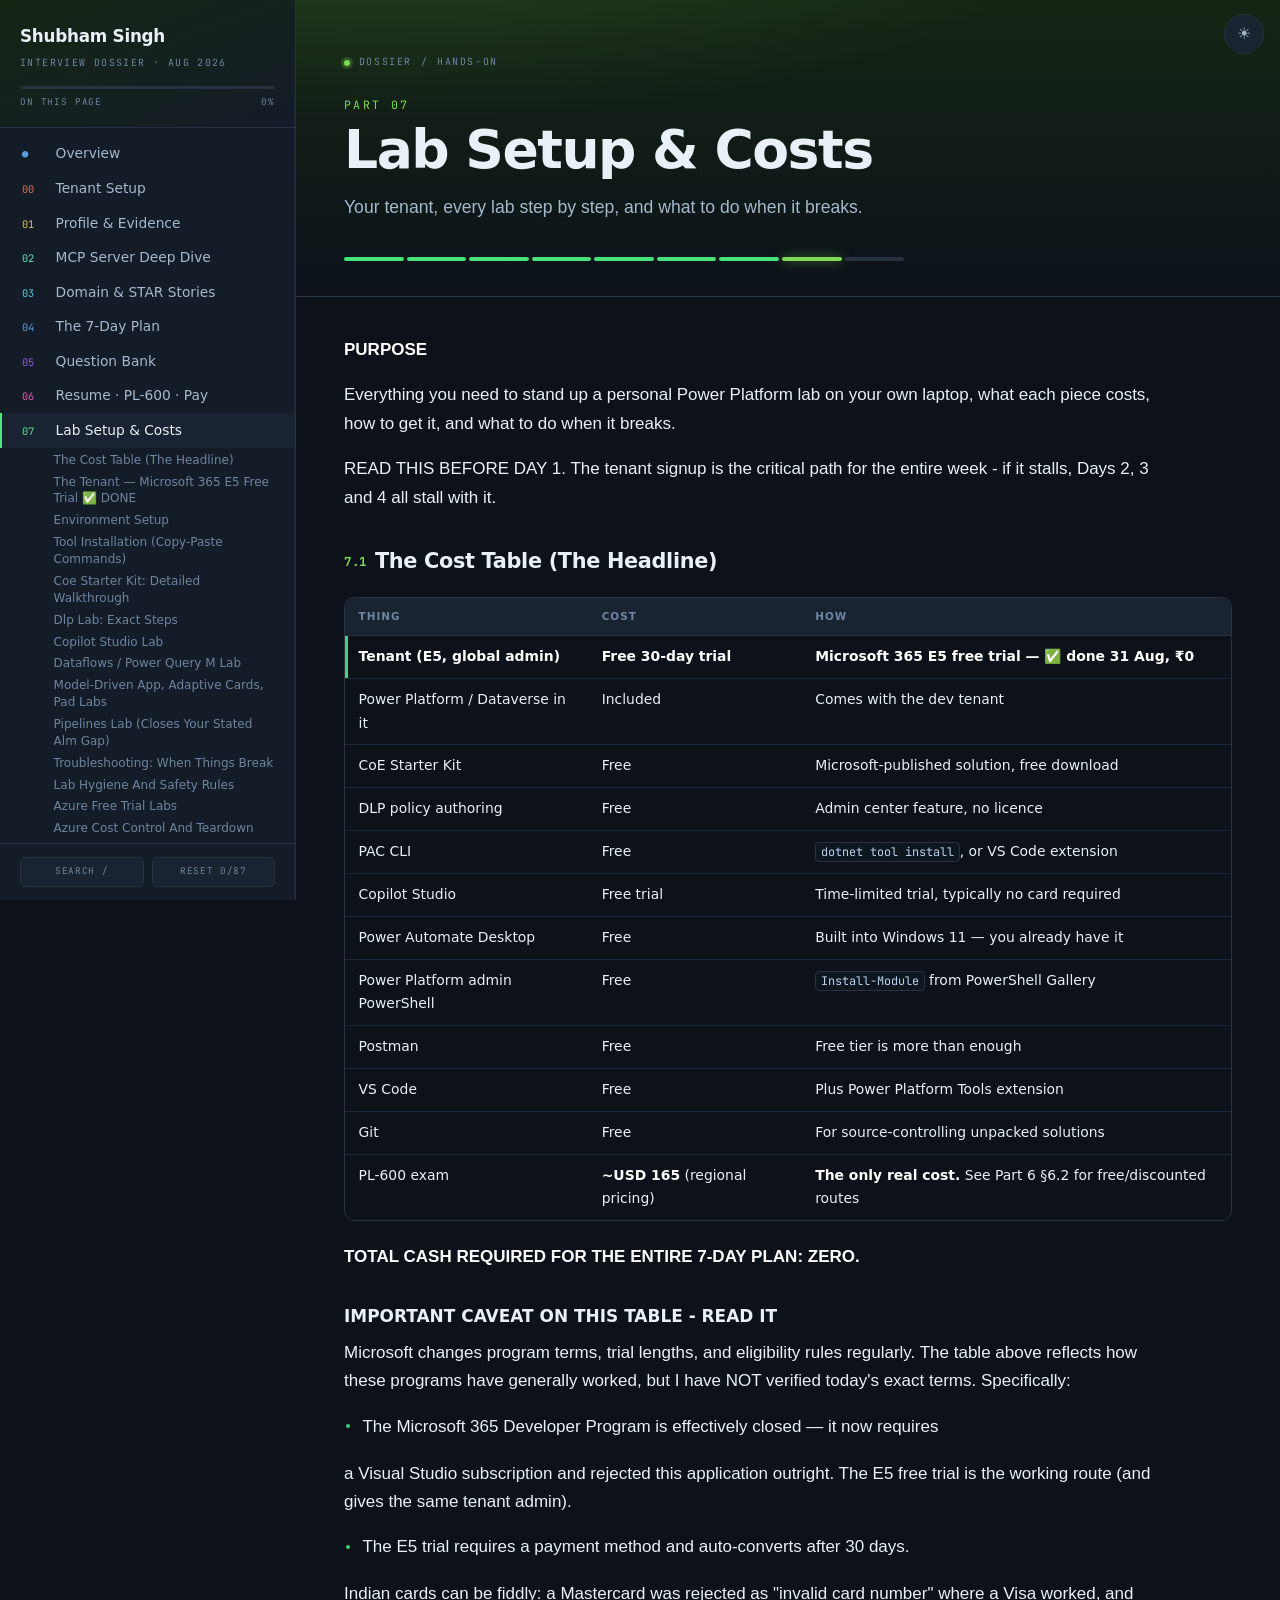
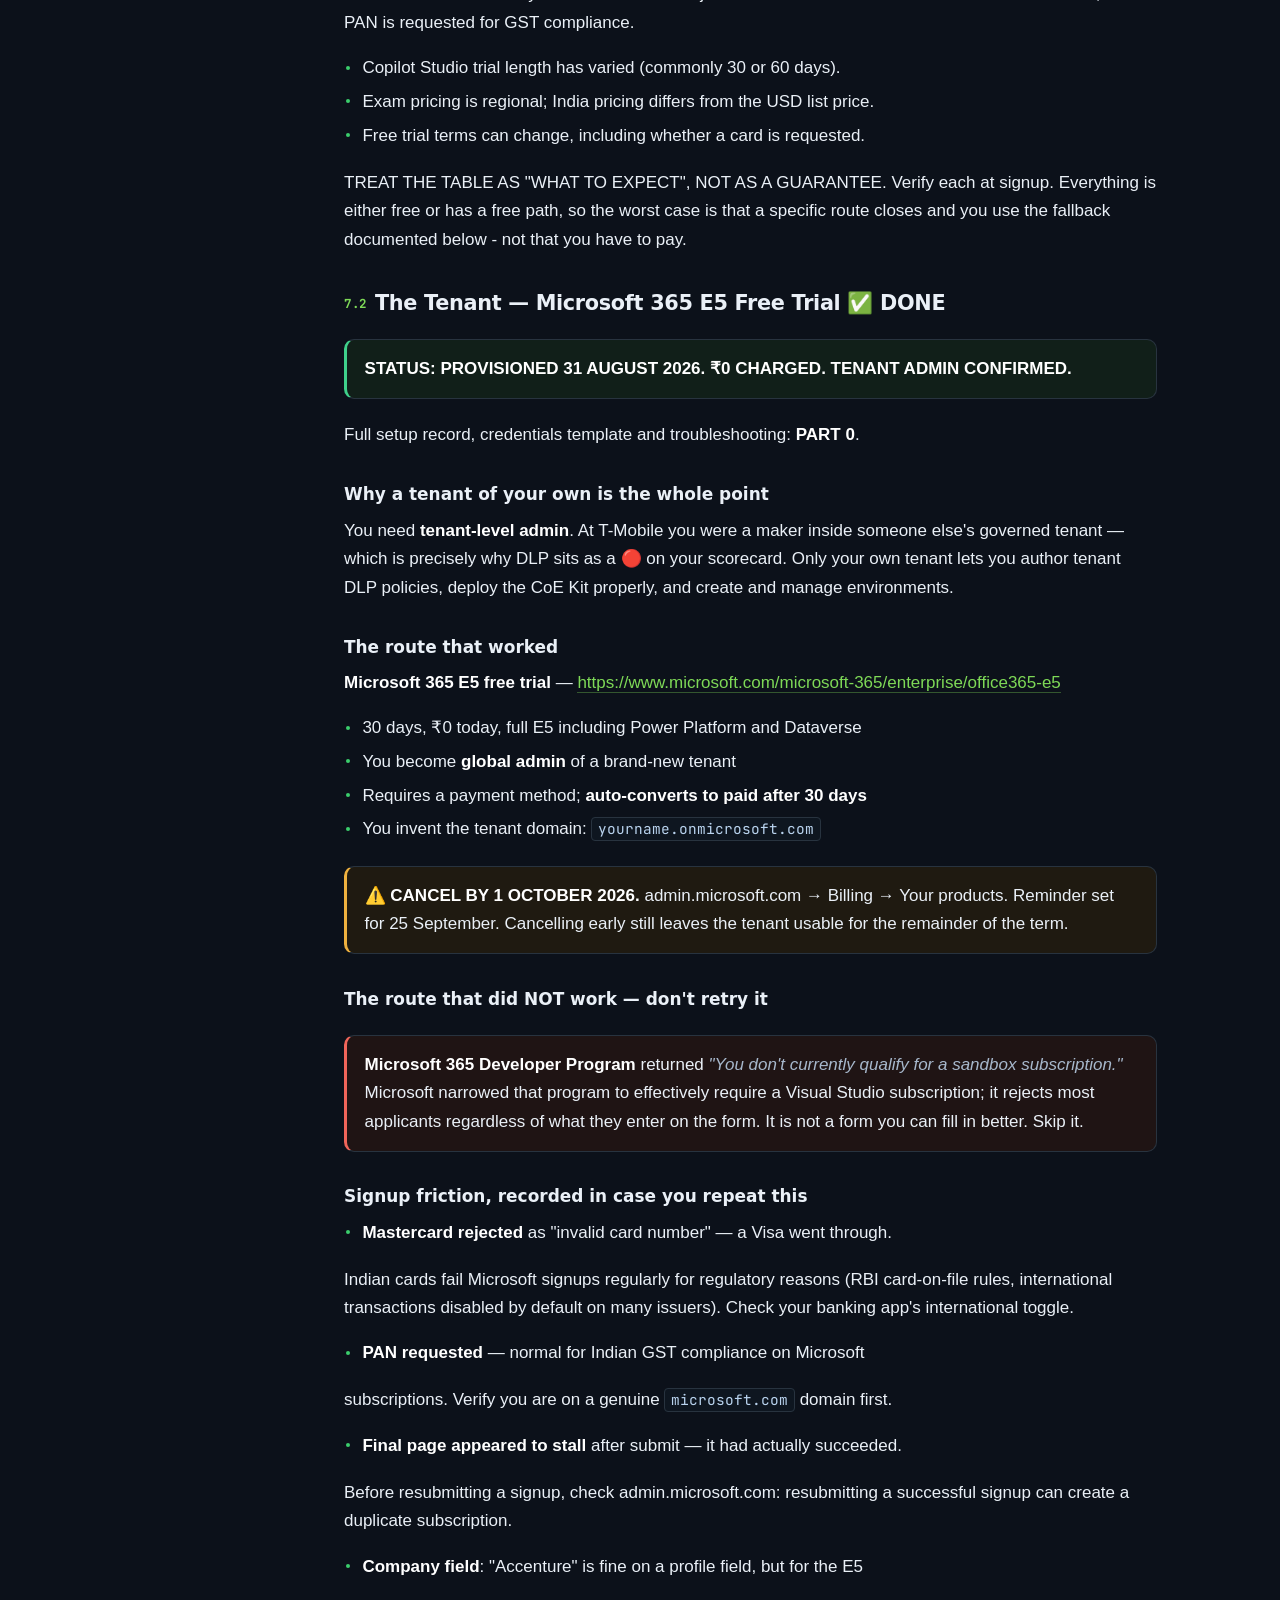
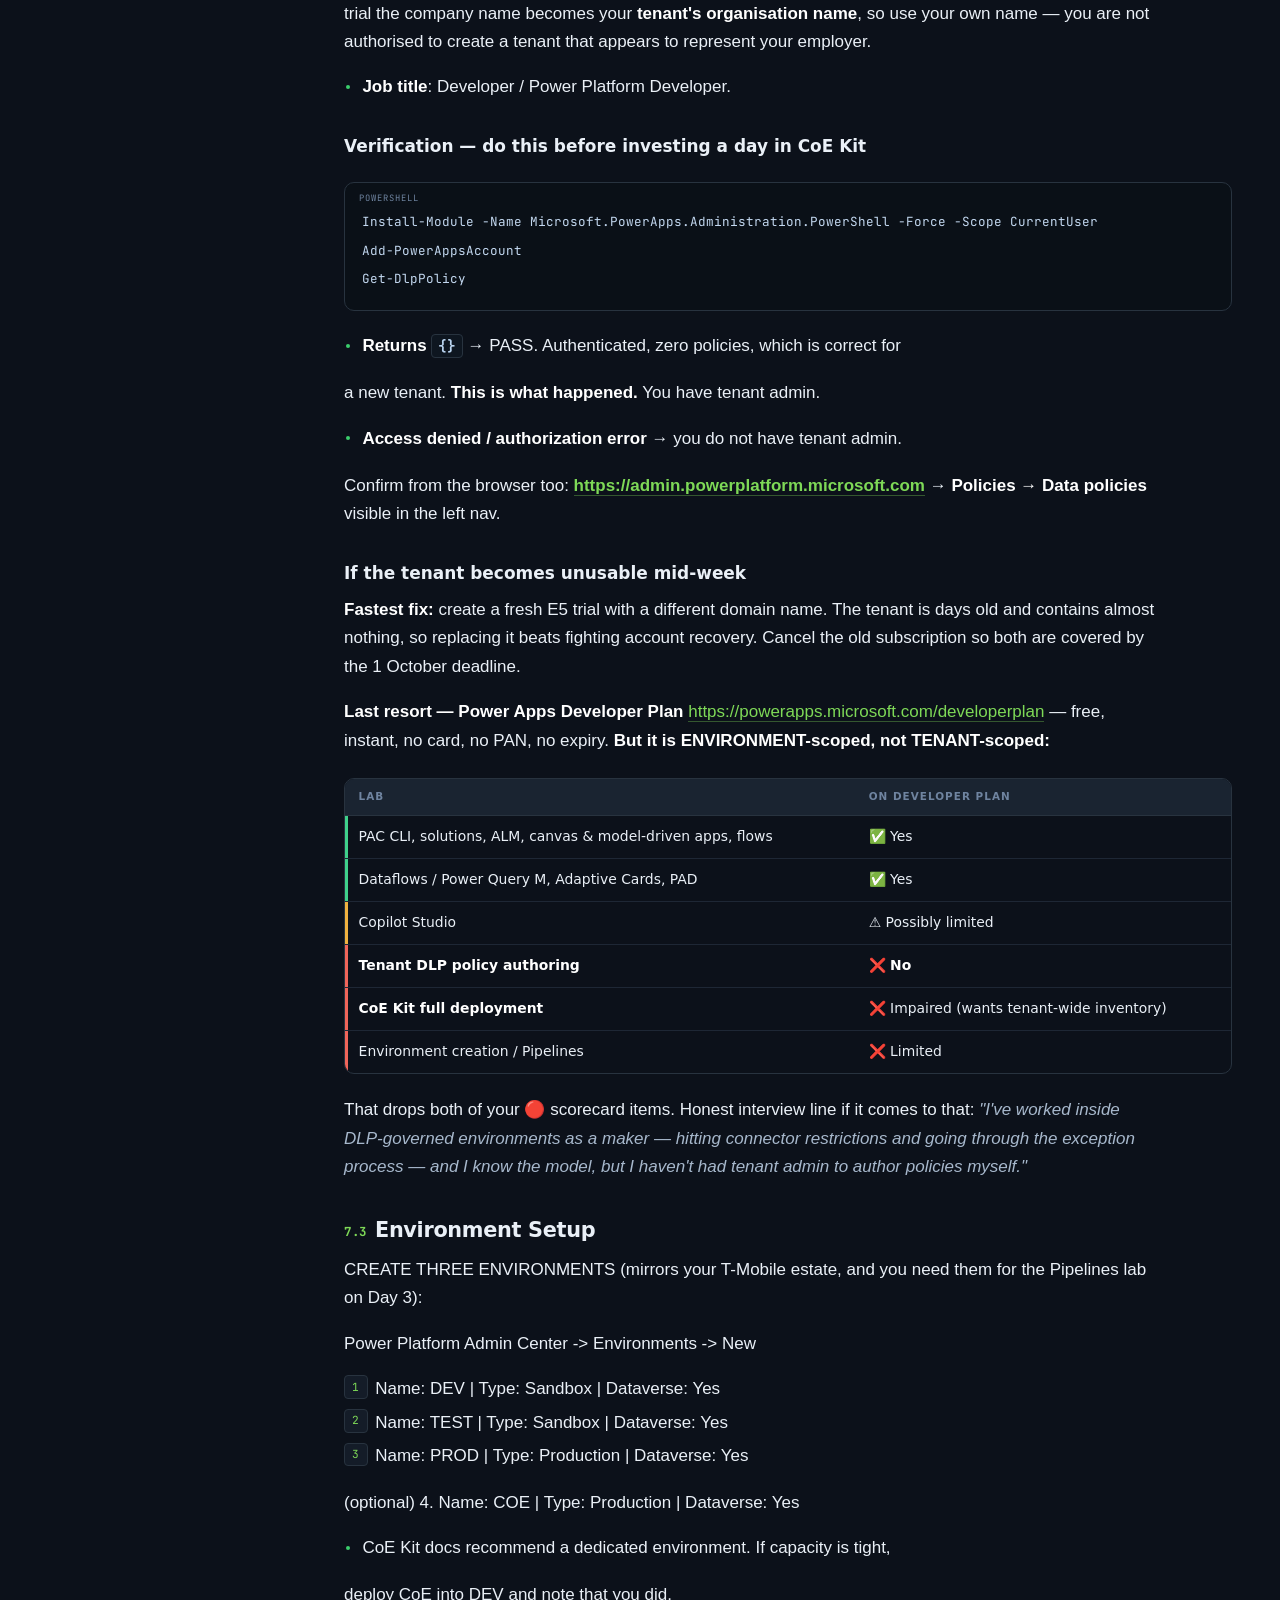
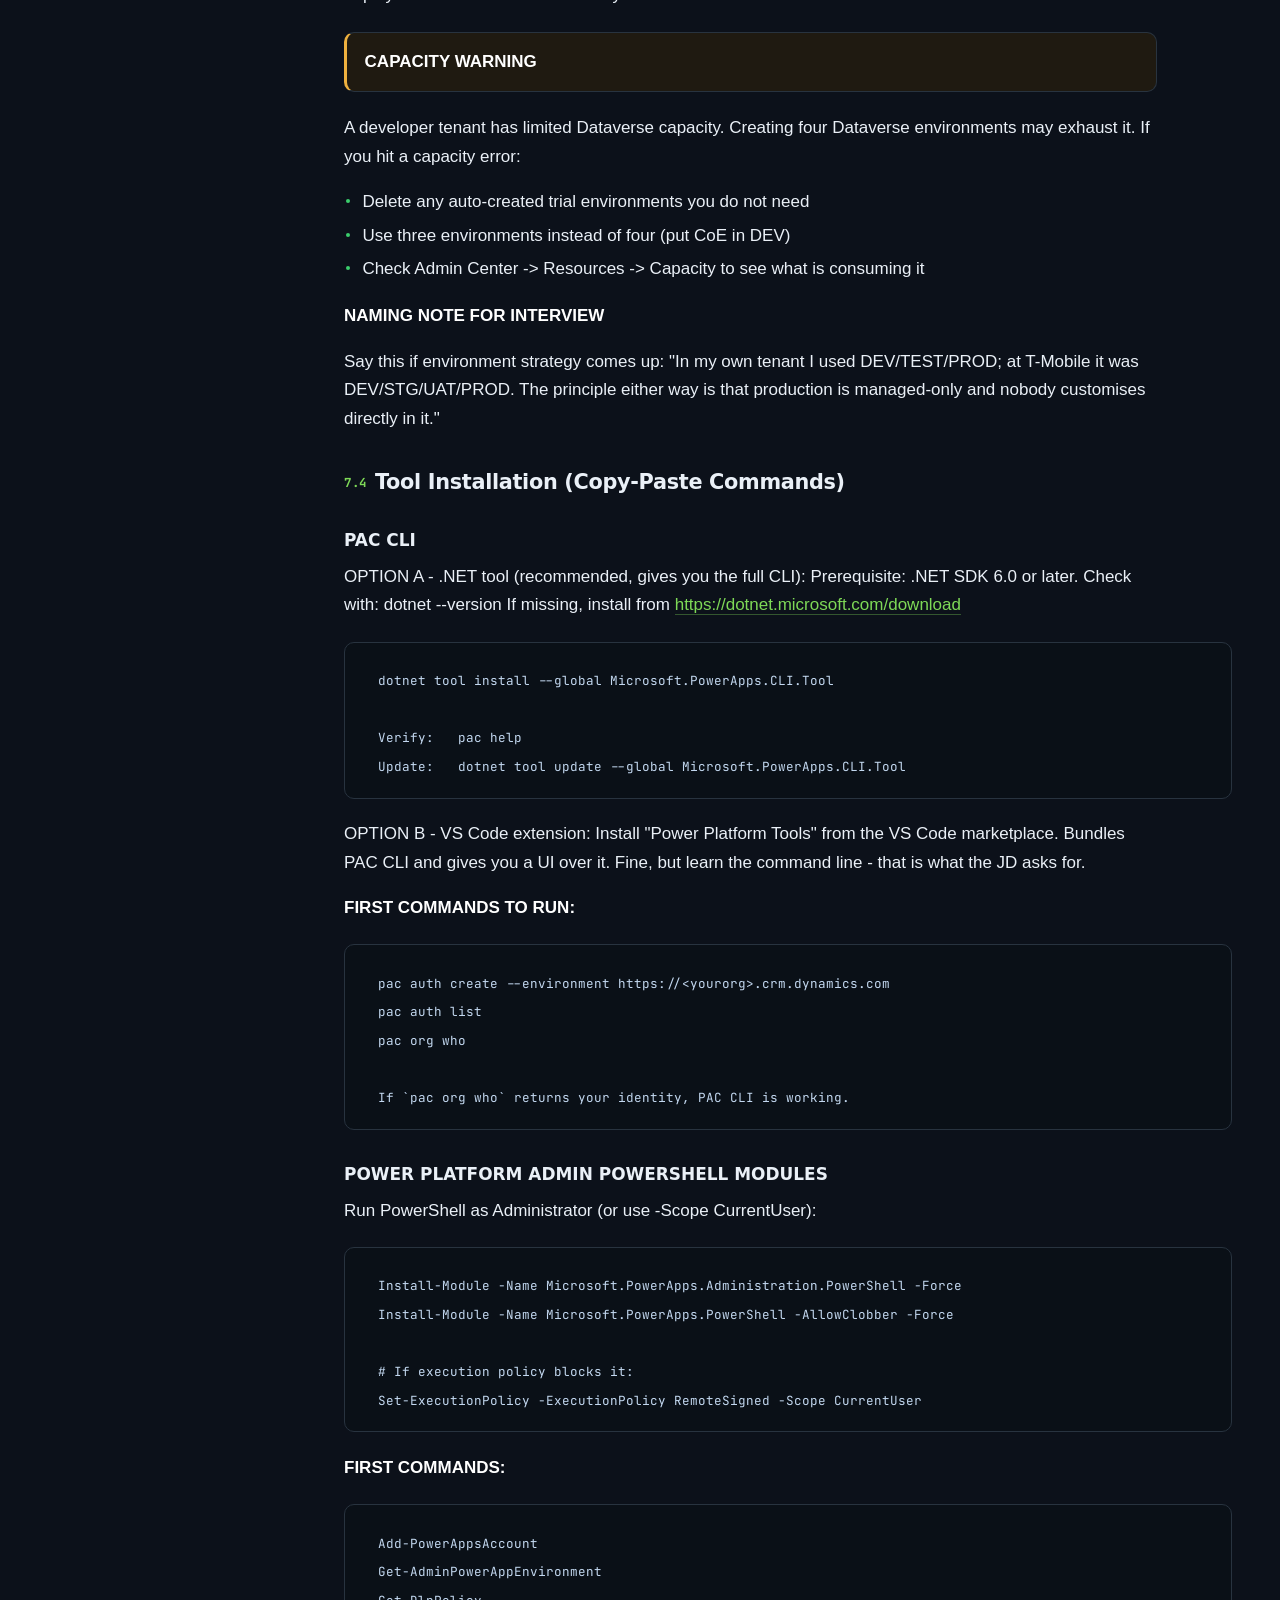
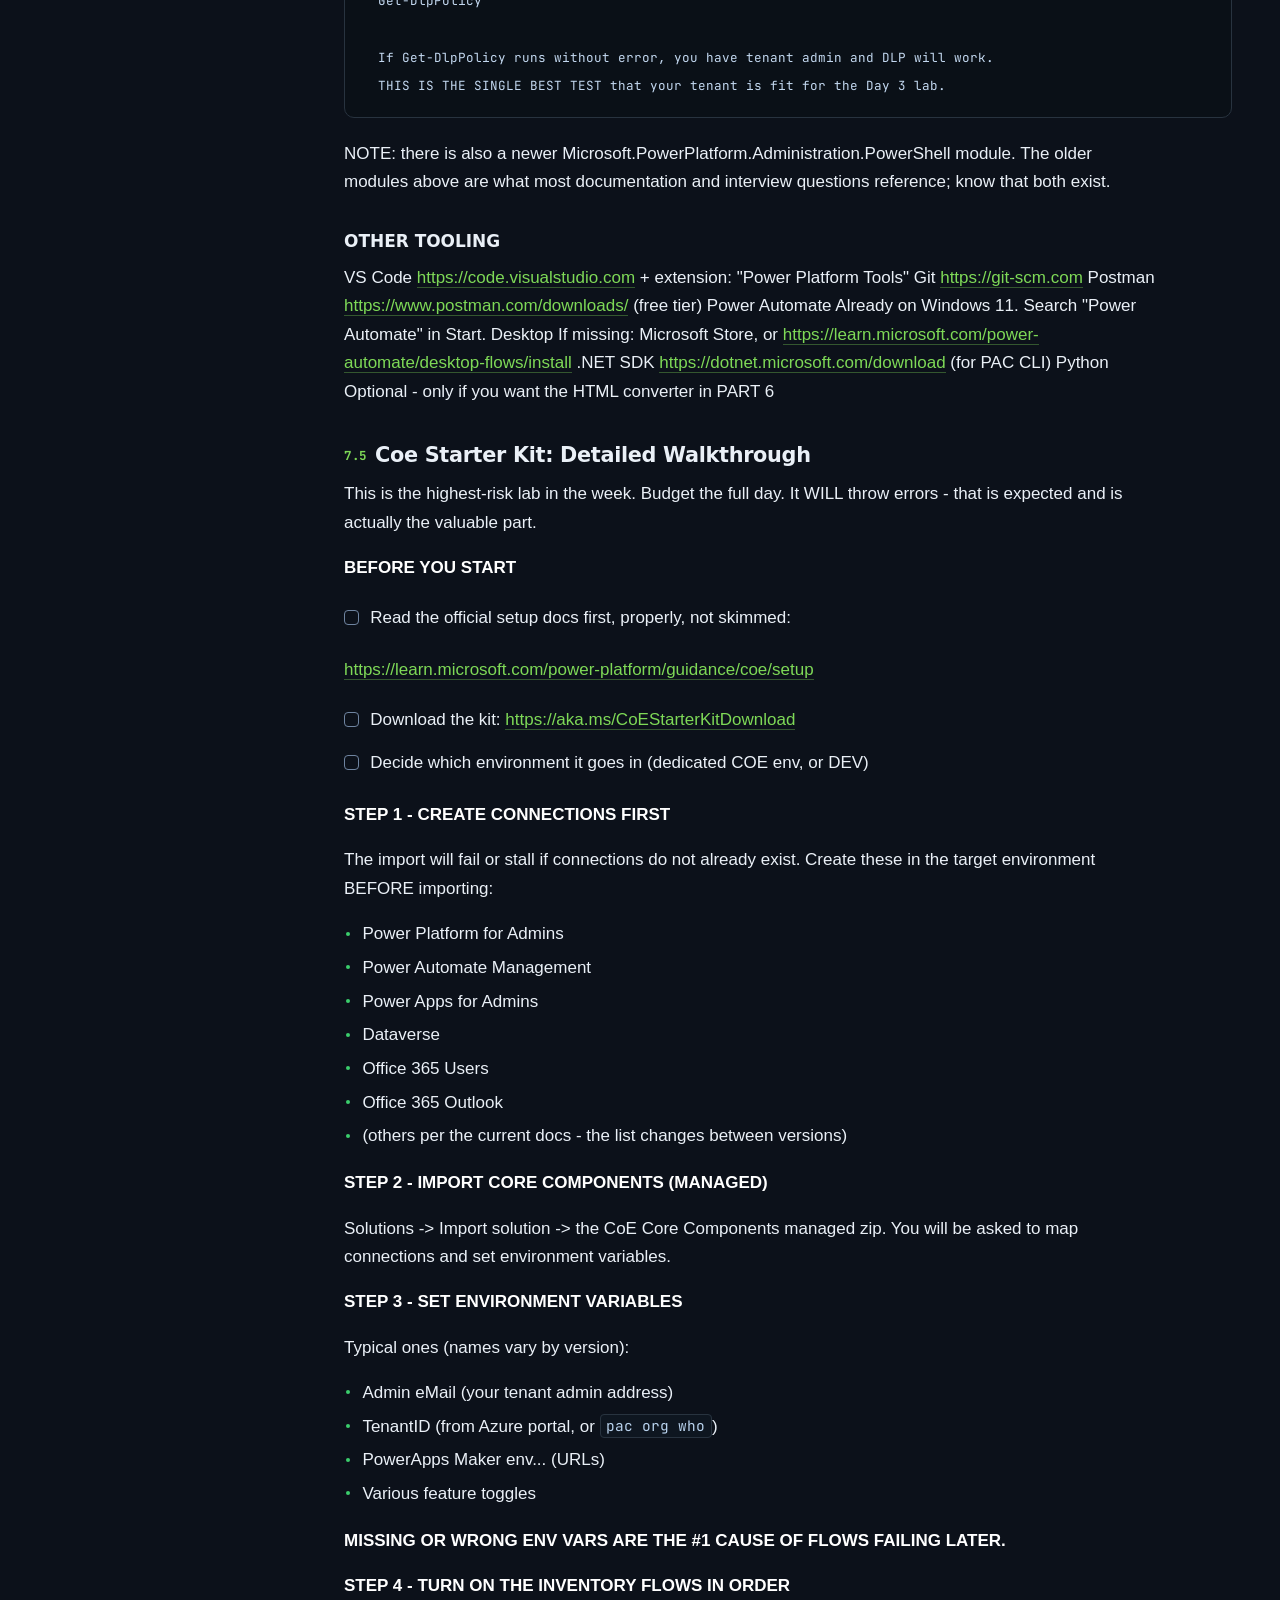
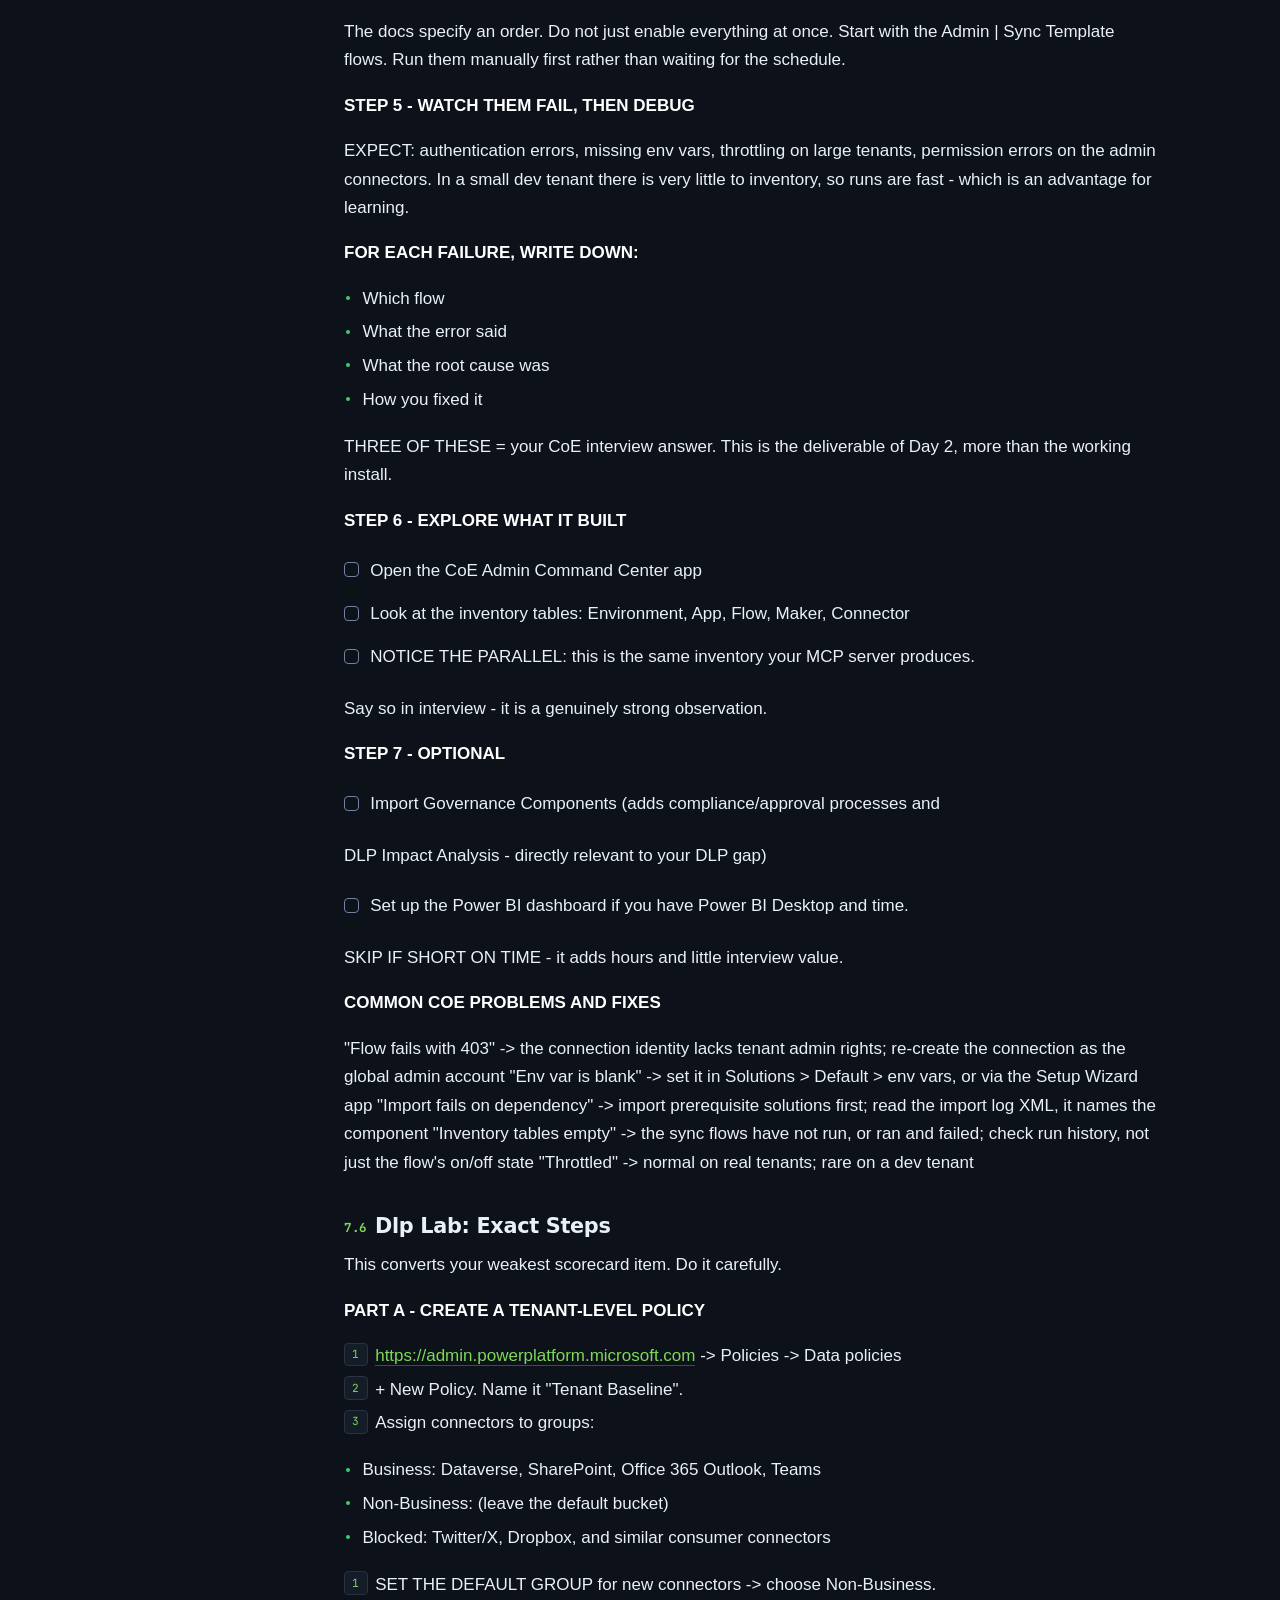
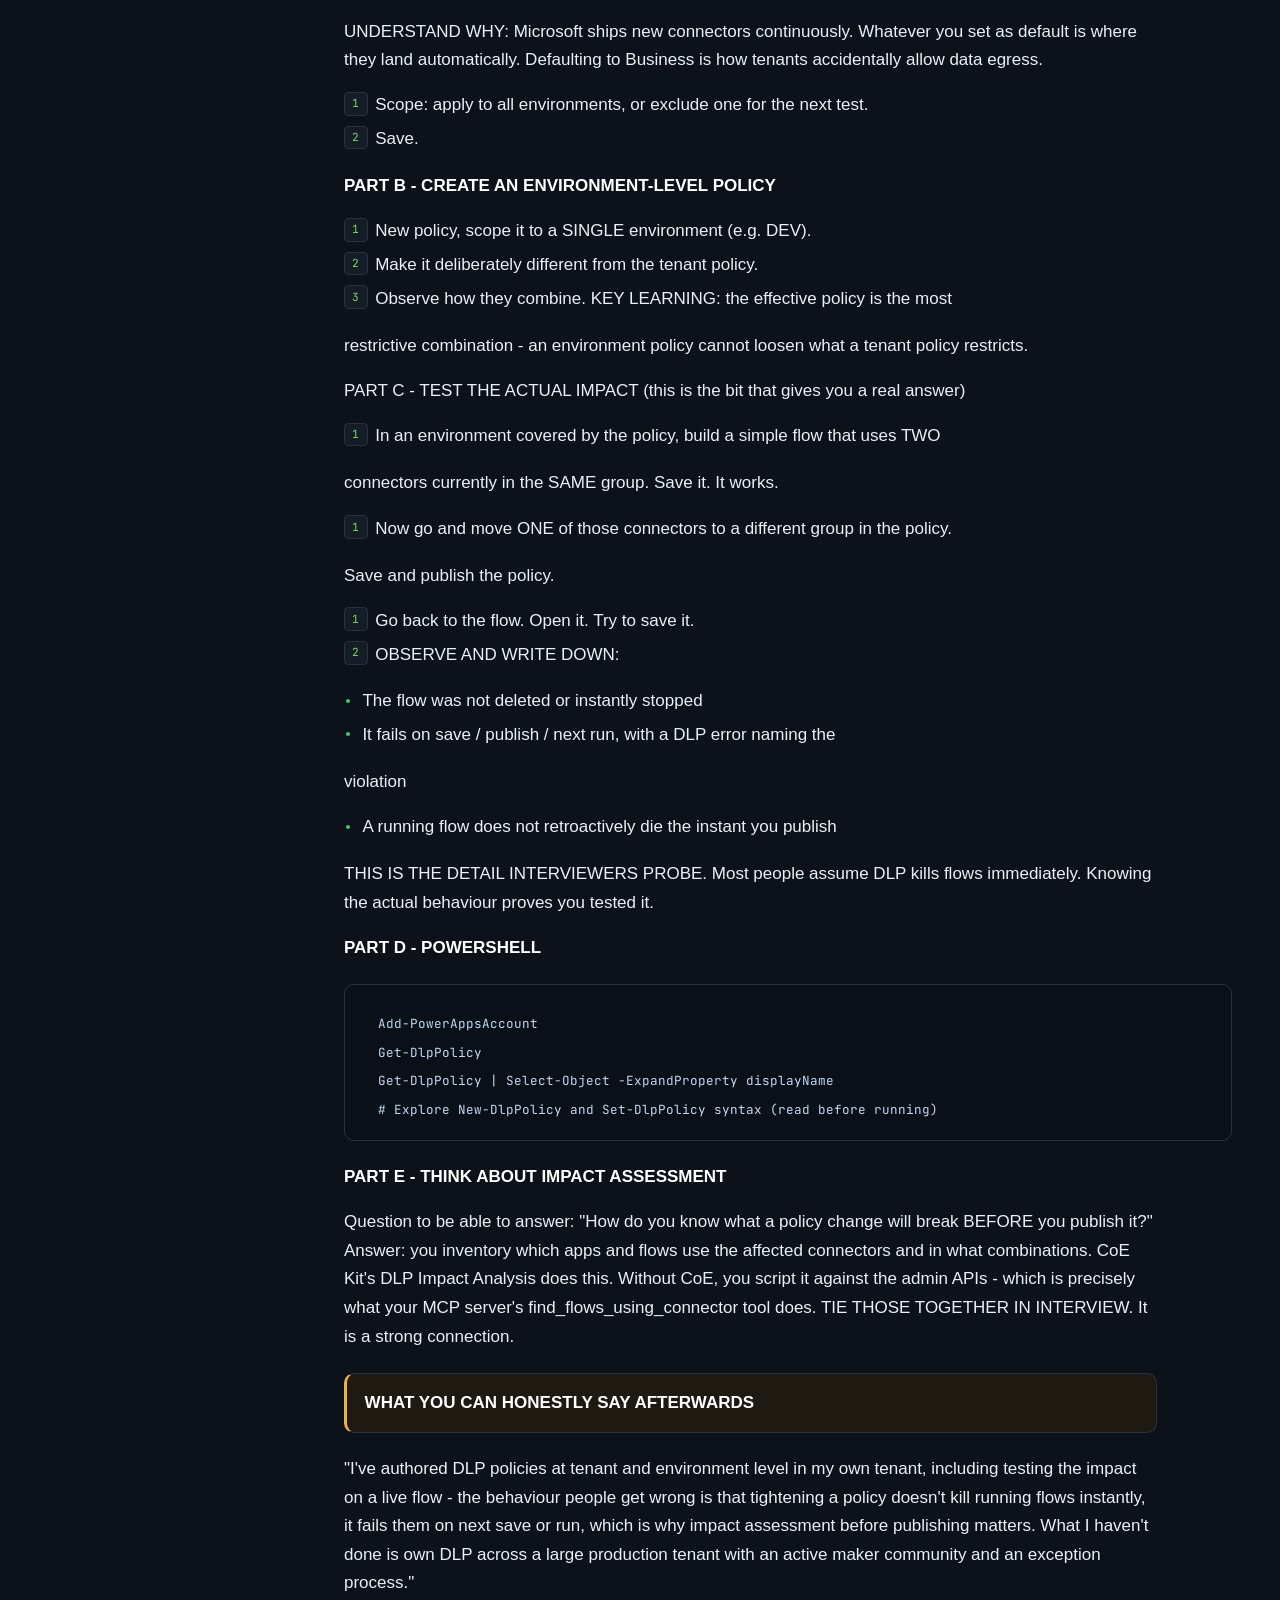
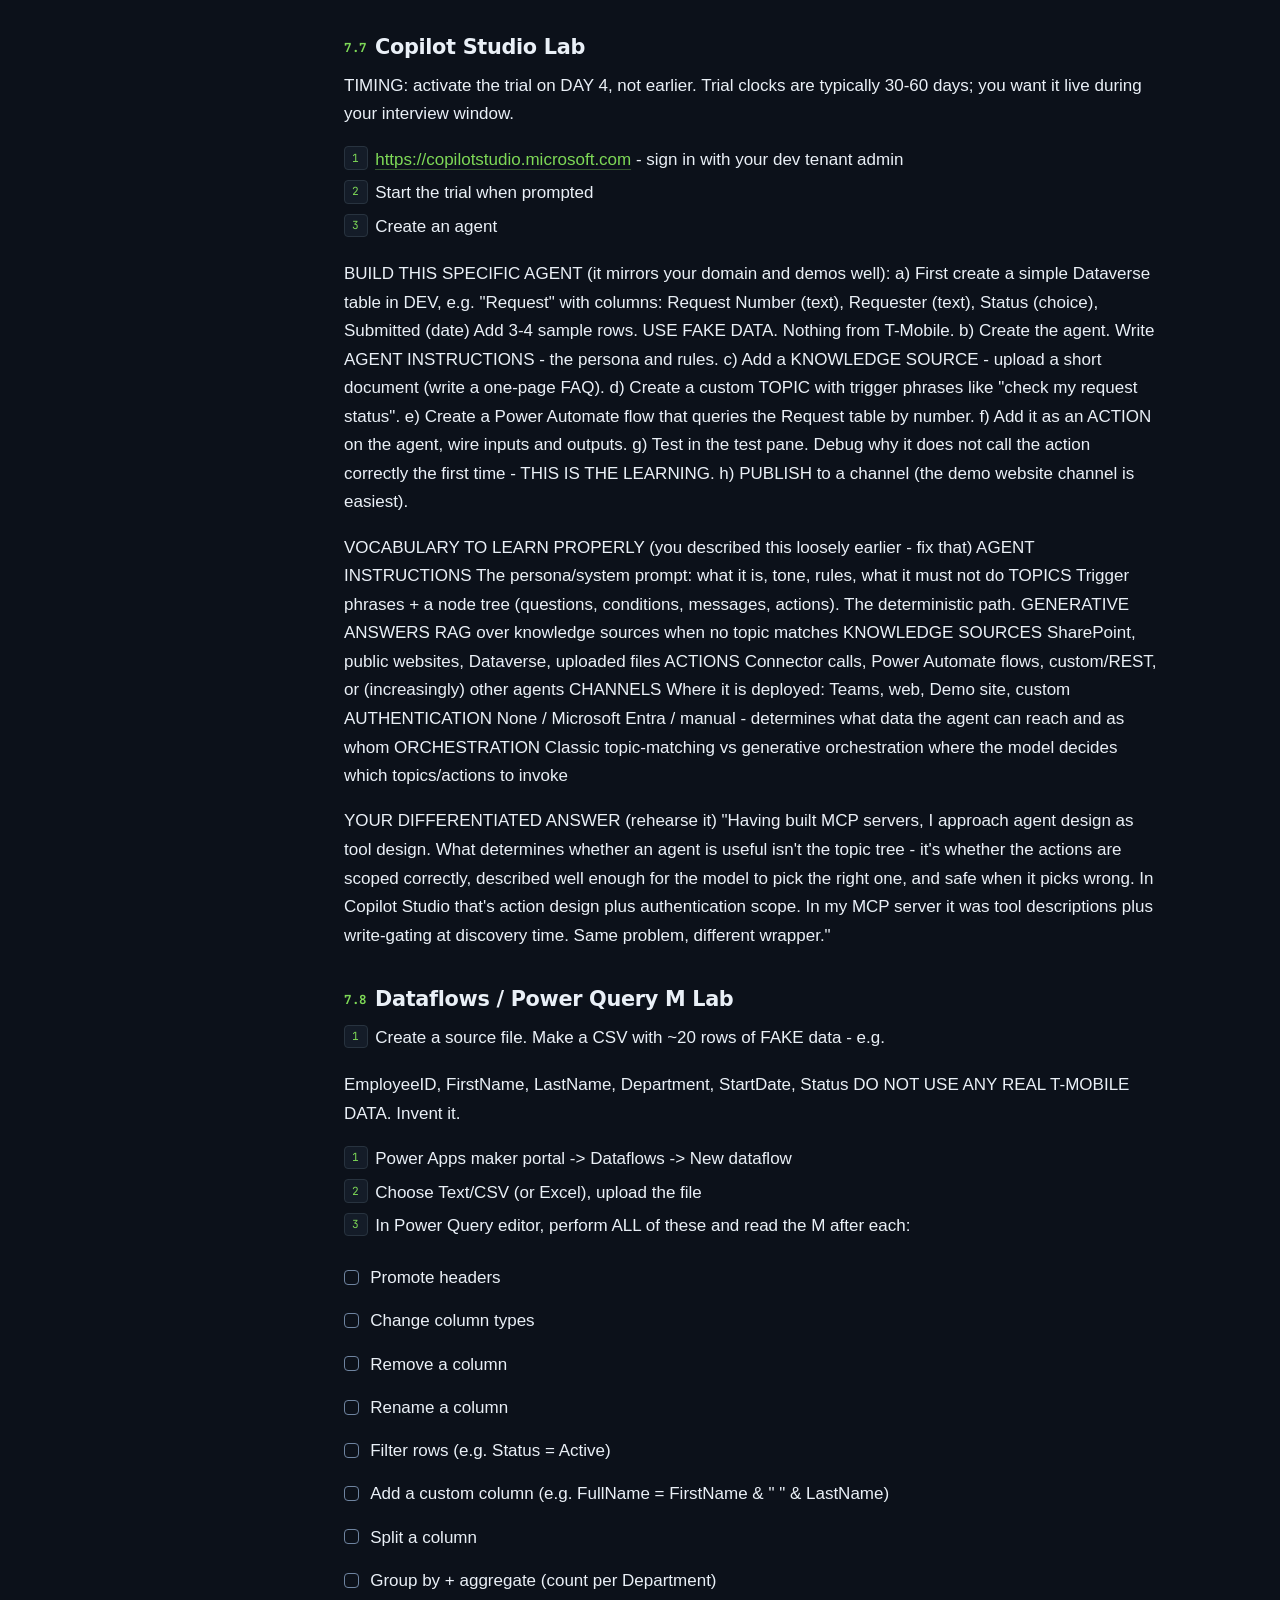
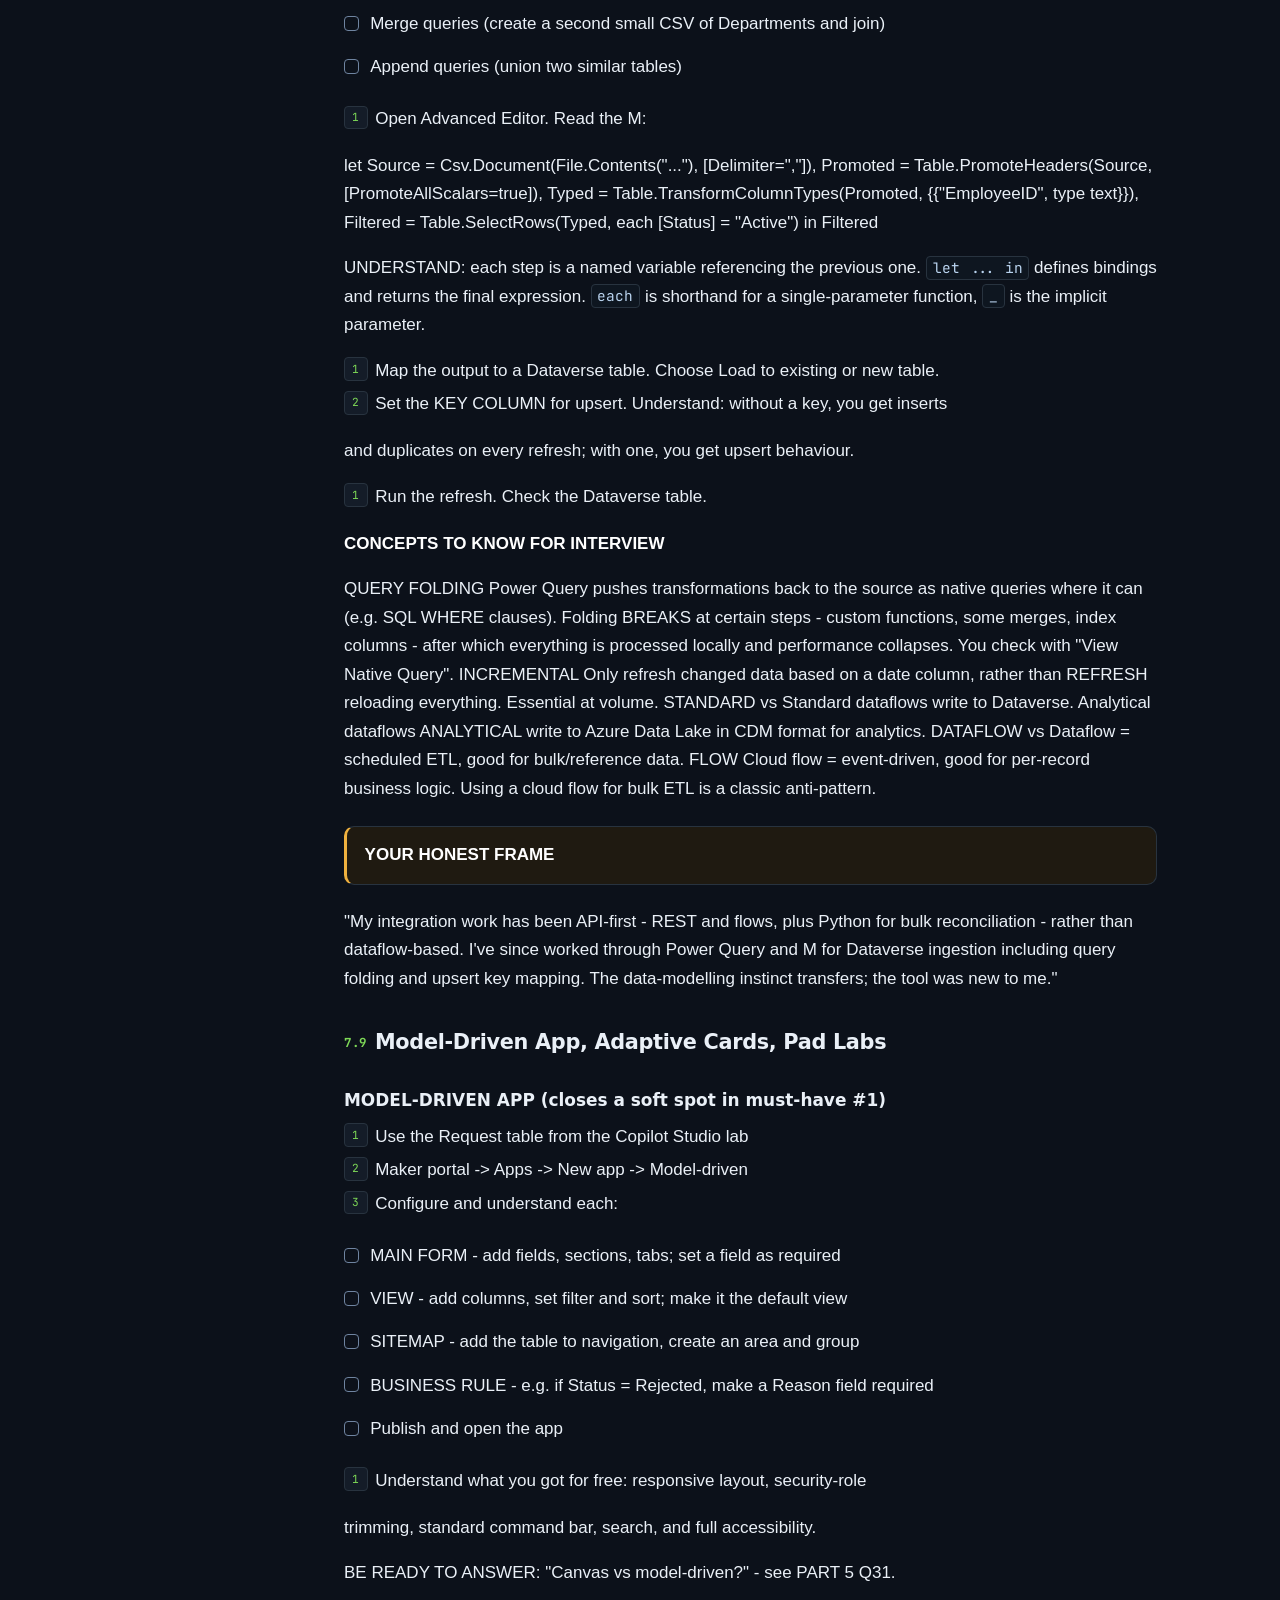
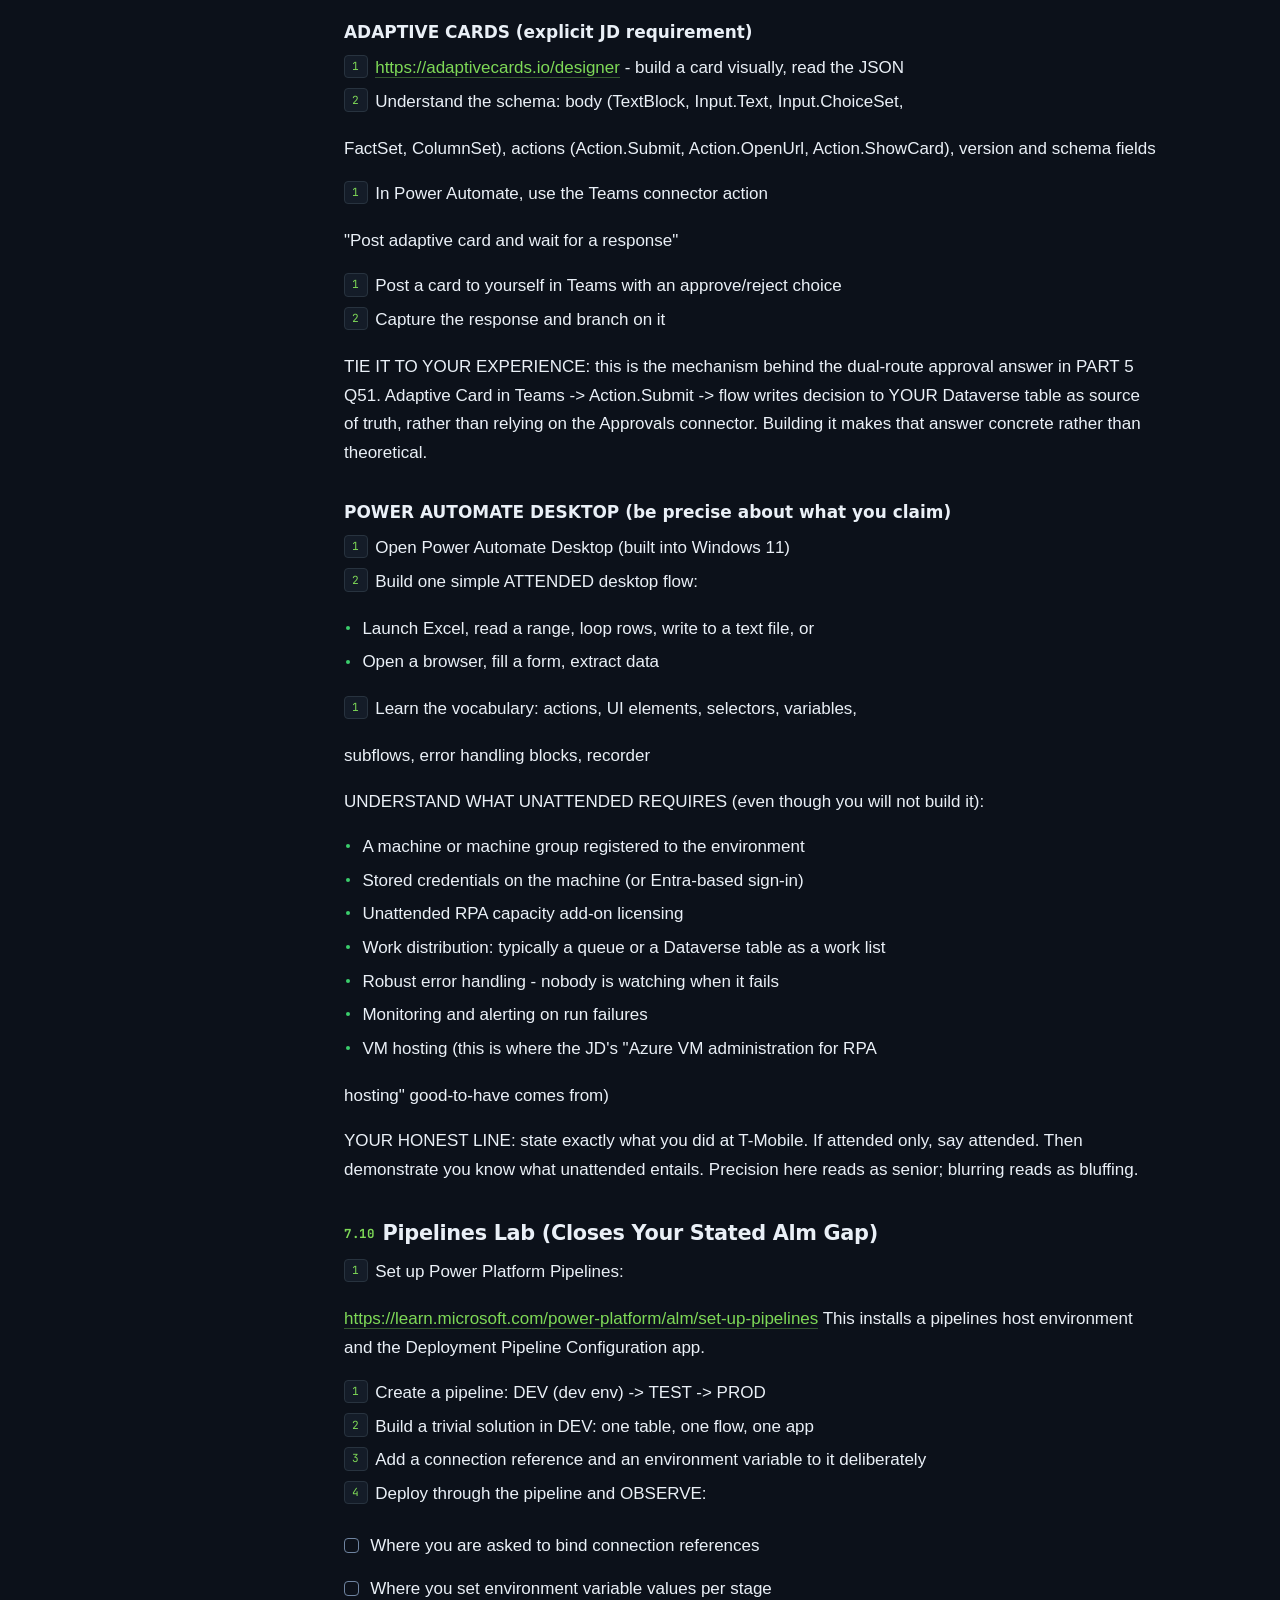
<file: labs.html>
﻿<!doctype html><html lang="en"><head>
<meta charset="utf-8"><meta name="viewport" content="width=device-width,initial-scale=1">
<title>Part 07 — Lab Setup &amp; Costs</title>
<link rel="preconnect" href="https://fonts.googleapis.com">
<link rel="preconnect" href="https://fonts.gstatic.com" crossorigin>
<link href="https://fonts.googleapis.com/css2?family=Chivo:wght@400;600;700;800&family=Source+Serif+4:ital,opsz,wght@0,8..60,400;0,8..60,600;1,8..60,400&family=JetBrains+Mono:wght@400;500&display=swap" rel="stylesheet">
<link rel="stylesheet" href="assets/site.css">
<style>:root{--acc:#7ED957;--tint:#152614;--h:140}</style>
</head><body data-page="labs">
<button id="burger" aria-label="Menu">&#9776;</button>
<aside id="rail">
 <div class="brand"><a href="index.html">
   <div class="who">Shubham Singh</div>
   <div class="role">Interview Dossier &middot; Aug 2026</div></a>
   <div class="pmeter"><div class="bar"><div class="fill"></div></div>
     <div class="lab"><span>ON THIS PAGE</span><span id="pct">0%</span></div></div>
 </div>
 <nav id="nav">
   <a class="np" href="index.html" style="--h:210"><span class="n">&#9679;</span>Overview</a>
   <a class="np" href="tenant-setup.html" style="--h:8"><span class="n">00</span>Tenant Setup</a><a class="np" href="profile.html" style="--h:45"><span class="n">01</span>Profile &amp; Evidence</a><a class="np" href="mcp-server.html" style="--h:160"><span class="n">02</span>MCP Server Deep Dive</a><a class="np" href="stories.html" style="--h:190"><span class="n">03</span>Domain &amp; STAR Stories</a><a class="np" href="seven-day-plan.html" style="--h:210"><span class="n">04</span>The 7-Day Plan</a><a class="np" href="question-bank.html" style="--h:265"><span class="n">05</span>Question Bank</a><a class="np" href="resume-cert-pay.html" style="--h:320"><span class="n">06</span>Resume · PL-600 · Pay</a><a class="np on" href="labs.html" style="--h:140"><span class="n">07</span>Lab Setup &amp; Costs</a><ul class="subs"><li><a href="#7-1-the-cost-table-the-headline">The Cost Table (The Headline)</a></li><li><a href="#7-2-the-tenant-microsoft-365-e5-free-trial-done">The Tenant — Microsoft 365 E5 Free Trial ✅ DONE</a></li><li><a href="#7-3-environment-setup">Environment Setup</a></li><li><a href="#7-4-tool-installation-copy-paste-commands">Tool Installation (Copy-Paste Commands)</a></li><li><a href="#7-5-coe-starter-kit-detailed-walkthrough">Coe Starter Kit: Detailed Walkthrough</a></li><li><a href="#7-6-dlp-lab-exact-steps">Dlp Lab: Exact Steps</a></li><li><a href="#7-7-copilot-studio-lab">Copilot Studio Lab</a></li><li><a href="#7-8-dataflows-power-query-m-lab">Dataflows / Power Query M Lab</a></li><li><a href="#7-9-model-driven-app-adaptive-cards-pad-labs">Model-Driven App, Adaptive Cards, Pad Labs</a></li><li><a href="#7-10-pipelines-lab-closes-your-stated-alm-gap">Pipelines Lab (Closes Your Stated Alm Gap)</a></li><li><a href="#7-11-troubleshooting-when-things-break">Troubleshooting: When Things Break</a></li><li><a href="#7-12-lab-hygiene-and-safety-rules">Lab Hygiene And Safety Rules</a></li><li><a href="#7-13-azure-free-trial-labs">Azure Free Trial Labs</a></li><li><a href="#7-14-azure-cost-control-and-teardown">Azure Cost Control And Teardown</a></li><li><a href="#7-15-integration-labs-custom-connectors-sharepoint-office-scripts-soap">Integration Labs (Connectors, SharePoint, Office Scripts, SOAP)</a></li><li><a href="#7-16-power-bi-lab">Power BI Lab (PL-300 / P4)</a></li></ul><a class="np" href="logistics.html" style="--h:25"><span class="n">08</span>Research &amp; Logistics</a><a class="np" href="glossary.html" style="--h:290"><span class="n">09</span>Glossary</a>
 </nav>
 <div class="rfoot"><button id="sbtn">SEARCH /</button>
   <button id="resetc">RESET <span id="ccount"></span></button></div>
</aside>
<main><header class="phead"><div class="wrap">
 <div class="crumb"><span class="dot"></span><a href="index.html">Dossier</a>
   <span>/</span><span>Hands-on</span></div>
 <span class="pnum">PART 07</span>
 <h1>Lab Setup &amp; Costs</h1><p class="bl">Your tenant, every lab step by step, and what to do when it breaks.</p>
 <div class="strip" style="--sh:140"><i class="a"></i><i class="a"></i><i class="a"></i><i class="a"></i><i class="a"></i><i class="a"></i><i class="a"></i><i class="cur"></i><i class=""></i></div>
</div></header>
<div class="wrap"><div class="body"><p><strong>PURPOSE</strong></p>
<p>Everything you need to stand up a personal Power Platform lab on your own laptop, what each piece costs, how to get it, and what to do when it breaks.</p>
<p>READ THIS BEFORE DAY 1. The tenant signup is the critical path for the entire week - if it stalls, Days 2, 3 and 4 all stall with it.</p>
<h3 id="7-1-the-cost-table-the-headline" class="h2"><span class="hnum">7.1</span>The Cost Table (The Headline)<a class="anchor" href="#7-1-the-cost-table-the-headline" aria-label="Link to section">#</a></h3>
<div class="tw"><table>
<thead><tr><th>Thing</th><th>Cost</th><th>How</th></tr></thead>
<tbody>
<tr class="r-ok"><td><strong>Tenant (E5, global admin)</strong></td><td><strong>Free 30-day trial</strong></td><td><strong>Microsoft 365 E5 free trial — ✅ done 31 Aug, ₹0</strong></td></tr>
<tr><td>Power Platform / Dataverse in it</td><td>Included</td><td>Comes with the dev tenant</td></tr>
<tr><td>CoE Starter Kit</td><td>Free</td><td>Microsoft-published solution, free download</td></tr>
<tr><td>DLP policy authoring</td><td>Free</td><td>Admin center feature, no licence</td></tr>
<tr><td>PAC CLI</td><td>Free</td><td><code>dotnet tool install</code>, or VS Code extension</td></tr>
<tr><td>Copilot Studio</td><td>Free trial</td><td>Time-limited trial, typically no card required</td></tr>
<tr><td>Power Automate Desktop</td><td>Free</td><td>Built into Windows 11 — you already have it</td></tr>
<tr><td>Power Platform admin PowerShell</td><td>Free</td><td><code>Install-Module</code> from PowerShell Gallery</td></tr>
<tr><td>Postman</td><td>Free</td><td>Free tier is more than enough</td></tr>
<tr><td>VS Code</td><td>Free</td><td>Plus Power Platform Tools extension</td></tr>
<tr><td>Git</td><td>Free</td><td>For source-controlling unpacked solutions</td></tr>
<tr><td>PL-600 exam</td><td><strong>~USD 165</strong> (regional pricing)</td><td><strong>The only real cost.</strong> See Part 6 §6.2 for free/discounted routes</td></tr>
</tbody></table></div>
<p><strong>TOTAL CASH REQUIRED FOR THE ENTIRE 7-DAY PLAN: ZERO.</strong></p>
<h4 id="important-caveat-on-this-table-read-it" class="h3">IMPORTANT CAVEAT ON THIS TABLE - READ IT<a class="anchor" href="#important-caveat-on-this-table-read-it" aria-label="Link to section">#</a></h4>
<p>Microsoft changes program terms, trial lengths, and eligibility rules regularly. The table above reflects how these programs have generally worked, but I have NOT verified today's exact terms. Specifically:</p>
<ul>
<li>The Microsoft 365 Developer Program is effectively closed — it now requires</li>
</ul>
<p>a Visual Studio subscription and rejected this application outright. The E5 free trial is the working route (and gives the same tenant admin).</p>
<ul>
<li>The E5 trial requires a payment method and auto-converts after 30 days.</li>
</ul>
<p>Indian cards can be fiddly: a Mastercard was rejected as "invalid card number" where a Visa worked, and PAN is requested for GST compliance.</p>
<ul>
<li>Copilot Studio trial length has varied (commonly 30 or 60 days).</li>
<li>Exam pricing is regional; India pricing differs from the USD list price.</li>
<li>Free trial terms can change, including whether a card is requested.</li>
</ul>
<p>TREAT THE TABLE AS "WHAT TO EXPECT", NOT AS A GUARANTEE. Verify each at signup. Everything is either free or has a free path, so the worst case is that a specific route closes and you use the fallback documented below - not that you have to pay.</p>
<h3 id="7-2-the-tenant-microsoft-365-e5-free-trial-done" class="h2"><span class="hnum">7.2</span>The Tenant — Microsoft 365 E5 Free Trial ✅ DONE<a class="anchor" href="#7-2-the-tenant-microsoft-365-e5-free-trial-done" aria-label="Link to section">#</a></h3>
<div class="callout c-ok"><strong>STATUS: PROVISIONED 31 AUGUST 2026. ₹0 CHARGED. TENANT ADMIN CONFIRMED.</strong></div>
<p>Full setup record, credentials template and troubleshooting: <strong>PART 0</strong>.</p>
<h4 id="why-a-tenant-of-your-own-is-the-whole-point" class="h3">Why a tenant of your own is the whole point<a class="anchor" href="#why-a-tenant-of-your-own-is-the-whole-point" aria-label="Link to section">#</a></h4>
<p>You need <strong>tenant-level admin</strong>. At T-Mobile you were a maker inside someone else's governed tenant — which is precisely why DLP sits as a 🔴 on your scorecard. Only your own tenant lets you author tenant DLP policies, deploy the CoE Kit properly, and create and manage environments.</p>
<h4 id="the-route-that-worked" class="h3">The route that worked<a class="anchor" href="#the-route-that-worked" aria-label="Link to section">#</a></h4>
<p><strong>Microsoft 365 E5 free trial</strong> — <a href="https://urldefense.com/v3/__https://www.microsoft.com/microsoft-365/enterprise/office365-e5__;!!OrxsNty6D4my!4kkKqn6aZsGuGgfCtrMYSBM5MEG_Ka5fUReWyJSmkz5WategmrrTT-ygcV1jrjS2QJdCr5zSZTmEp58QnEw7XNI4NdWhlLdGQPVI$">https://www.microsoft.com/microsoft-365/enterprise/office365-e5</a></p>
<ul>
<li>30 days, ₹0 today, full E5 including Power Platform and Dataverse</li>
<li>You become <strong>global admin</strong> of a brand-new tenant</li>
<li>Requires a payment method; <strong>auto-converts to paid after 30 days</strong></li>
<li>You invent the tenant domain: <code>yourname.onmicrosoft.com</code></li>
</ul>
<div class="callout c-warn"><strong>⚠️ CANCEL BY 1 OCTOBER 2026.</strong> admin.microsoft.com → Billing → Your products. Reminder set for 25 September. Cancelling early still leaves the tenant usable for the remainder of the term.</div>
<h4 id="the-route-that-did-not-work-don-t-retry-it" class="h3">The route that did NOT work — don't retry it<a class="anchor" href="#the-route-that-did-not-work-don-t-retry-it" aria-label="Link to section">#</a></h4>
<div class="callout c-deny"><strong>Microsoft 365 Developer Program</strong> returned <em>"You don't currently qualify for a sandbox subscription."</em> Microsoft narrowed that program to effectively require a Visual Studio subscription; it rejects most applicants regardless of what they enter on the form. It is not a form you can fill in better. Skip it.</div>
<h4 id="signup-friction-recorded-in-case-you-repeat-this" class="h3">Signup friction, recorded in case you repeat this<a class="anchor" href="#signup-friction-recorded-in-case-you-repeat-this" aria-label="Link to section">#</a></h4>
<ul>
<li><strong>Mastercard rejected</strong> as "invalid card number" — a Visa went through.</li>
</ul>
<p>Indian cards fail Microsoft signups regularly for regulatory reasons (RBI card-on-file rules, international transactions disabled by default on many issuers). Check your banking app's international toggle.</p>
<ul>
<li><strong>PAN requested</strong> — normal for Indian GST compliance on Microsoft</li>
</ul>
<p>subscriptions. Verify you are on a genuine <code>microsoft.com</code> domain first.</p>
<ul>
<li><strong>Final page appeared to stall</strong> after submit — it had actually succeeded.</li>
</ul>
<p>Before resubmitting a signup, check admin.microsoft.com: resubmitting a successful signup can create a duplicate subscription.</p>
<ul>
<li><strong>Company field</strong>: "Accenture" is fine on a profile field, but for the E5</li>
</ul>
<p>trial the company name becomes your <strong>tenant's organisation name</strong>, so use your own name — you are not authorised to create a tenant that appears to represent your employer.</p>
<ul>
<li><strong>Job title</strong>: Developer / Power Platform Developer.</li>
</ul>
<h4 id="verification-do-this-before-investing-a-day-in-coe-kit" class="h3">Verification — do this before investing a day in CoE Kit<a class="anchor" href="#verification-do-this-before-investing-a-day-in-coe-kit" aria-label="Link to section">#</a></h4>
<div class="codeblock"><span class="lang">powershell</span><pre><code>Install-Module -Name Microsoft.PowerApps.Administration.PowerShell -Force -Scope CurrentUser
Add-PowerAppsAccount
Get-DlpPolicy</code></pre><button class="copy" type="button">copy</button></div>
<ul>
<li><strong>Returns <code>{}</code></strong> → PASS. Authenticated, zero policies, which is correct for</li>
</ul>
<p>a new tenant. <strong>This is what happened.</strong> You have tenant admin.</p>
<ul>
<li><strong>Access denied / authorization error</strong> → you do not have tenant admin.</li>
</ul>
<p>Confirm from the browser too: <strong><a href="https://urldefense.com/v3/__https://admin.powerplatform.microsoft.com__;!!OrxsNty6D4my!4kkKqn6aZsGuGgfCtrMYSBM5MEG_Ka5fUReWyJSmkz5WategmrrTT-ygcV1jrjS2QJdCr5zSZTmEp58QnEw7XNI4NdWhlBJ67dw2$">https://admin.powerplatform.microsoft.com</a></strong> → <strong>Policies → Data policies</strong> visible in the left nav.</p>
<h4 id="if-the-tenant-becomes-unusable-mid-week" class="h3">If the tenant becomes unusable mid-week<a class="anchor" href="#if-the-tenant-becomes-unusable-mid-week" aria-label="Link to section">#</a></h4>
<p><strong>Fastest fix:</strong> create a fresh E5 trial with a different domain name. The tenant is days old and contains almost nothing, so replacing it beats fighting account recovery. Cancel the old subscription so both are covered by the 1 October deadline.</p>
<p><strong>Last resort — Power Apps Developer Plan</strong> <a href="https://urldefense.com/v3/__https://powerapps.microsoft.com/developerplan__;!!OrxsNty6D4my!4kkKqn6aZsGuGgfCtrMYSBM5MEG_Ka5fUReWyJSmkz5WategmrrTT-ygcV1jrjS2QJdCr5zSZTmEp58QnEw7XNI4NdWhlDgamOao$">https://powerapps.microsoft.com/developerplan</a> — free, instant, no card, no PAN, no expiry. <strong>But it is ENVIRONMENT-scoped, not TENANT-scoped:</strong></p>
<div class="tw"><table>
<thead><tr><th>Lab</th><th>On Developer Plan</th></tr></thead>
<tbody>
<tr class="r-ok"><td>PAC CLI, solutions, ALM, canvas &amp; model-driven apps, flows</td><td>✅ Yes</td></tr>
<tr class="r-ok"><td>Dataflows / Power Query M, Adaptive Cards, PAD</td><td>✅ Yes</td></tr>
<tr class="r-warn"><td>Copilot Studio</td><td>⚠️ Possibly limited</td></tr>
<tr class="r-deny"><td><strong>Tenant DLP policy authoring</strong></td><td>❌ <strong>No</strong></td></tr>
<tr class="r-deny"><td><strong>CoE Kit full deployment</strong></td><td>❌ Impaired (wants tenant-wide inventory)</td></tr>
<tr class="r-deny"><td>Environment creation / Pipelines</td><td>❌ Limited</td></tr>
</tbody></table></div>
<p>That drops both of your 🔴 scorecard items. Honest interview line if it comes to that: <em>"I've worked inside DLP-governed environments as a maker — hitting connector restrictions and going through the exception process — and I know the model, but I haven't had tenant admin to author policies myself."</em></p>
<h3 id="7-3-environment-setup" class="h2"><span class="hnum">7.3</span>Environment Setup<a class="anchor" href="#7-3-environment-setup" aria-label="Link to section">#</a></h3>
<p>CREATE THREE ENVIRONMENTS (mirrors your T-Mobile estate, and you need them for the Pipelines lab on Day 3):</p>
<p>Power Platform Admin Center -&gt; Environments -&gt; New</p>
<ol>
<li>Name: DEV    | Type: Sandbox     | Dataverse: Yes</li>
<li>Name: TEST   | Type: Sandbox     | Dataverse: Yes</li>
<li>Name: PROD   | Type: Production  | Dataverse: Yes</li>
</ol>
<p>(optional) 4. Name: COE | Type: Production | Dataverse: Yes</p>
<ul>
<li>CoE Kit docs recommend a dedicated environment. If capacity is tight,</li>
</ul>
<p>deploy CoE into DEV and note that you did.</p>
<div class="callout c-warn"><strong>CAPACITY WARNING</strong></div>
<p>A developer tenant has limited Dataverse capacity. Creating four Dataverse environments may exhaust it. If you hit a capacity error:</p>
<ul>
<li>Delete any auto-created trial environments you do not need</li>
<li>Use three environments instead of four (put CoE in DEV)</li>
<li>Check Admin Center -&gt; Resources -&gt; Capacity to see what is consuming it</li>
</ul>
<p><strong>NAMING NOTE FOR INTERVIEW</strong></p>
<p>Say this if environment strategy comes up: "In my own tenant I used DEV/TEST/PROD; at T-Mobile it was DEV/STG/UAT/PROD. The principle either way is that production is managed-only and nobody customises directly in it."</p>
<h3 id="7-4-tool-installation-copy-paste-commands" class="h2"><span class="hnum">7.4</span>Tool Installation (Copy-Paste Commands)<a class="anchor" href="#7-4-tool-installation-copy-paste-commands" aria-label="Link to section">#</a></h3>
<h4 id="pac-cli" class="h3">PAC CLI<a class="anchor" href="#pac-cli" aria-label="Link to section">#</a></h4>
<p>OPTION A - .NET tool (recommended, gives you the full CLI): Prerequisite: .NET SDK 6.0 or later. Check with:  dotnet --version If missing, install from <a href="https://urldefense.com/v3/__https://dotnet.microsoft.com/download__;!!OrxsNty6D4my!4kkKqn6aZsGuGgfCtrMYSBM5MEG_Ka5fUReWyJSmkz5WategmrrTT-ygcV1jrjS2QJdCr5zSZTmEp58QnEw7XNI4NdWhlKyfzrXc$">https://dotnet.microsoft.com/download</a></p>
<div class="codeblock"><pre><code>  dotnet tool install --global Microsoft.PowerApps.CLI.Tool

  Verify:   pac help
  Update:   dotnet tool update --global Microsoft.PowerApps.CLI.Tool</code></pre><button class="copy" type="button">copy</button></div>
<p>OPTION B - VS Code extension: Install "Power Platform Tools" from the VS Code marketplace. Bundles PAC CLI and gives you a UI over it. Fine, but learn the command line - that is what the JD asks for.</p>
<p><strong>FIRST COMMANDS TO RUN:</strong></p>
<div class="codeblock"><pre><code>  pac auth create --environment https://&lt;yourorg&gt;.crm.dynamics.com
  pac auth list
  pac org who

  If `pac org who` returns your identity, PAC CLI is working.</code></pre><button class="copy" type="button">copy</button></div>
<h4 id="power-platform-admin-powershell-modules" class="h3">POWER PLATFORM ADMIN POWERSHELL MODULES<a class="anchor" href="#power-platform-admin-powershell-modules" aria-label="Link to section">#</a></h4>
<p>Run PowerShell as Administrator (or use -Scope CurrentUser):</p>
<div class="codeblock"><pre><code>  Install-Module -Name Microsoft.PowerApps.Administration.PowerShell -Force
  Install-Module -Name Microsoft.PowerApps.PowerShell -AllowClobber -Force

  # If execution policy blocks it:
  Set-ExecutionPolicy -ExecutionPolicy RemoteSigned -Scope CurrentUser</code></pre><button class="copy" type="button">copy</button></div>
<p><strong>FIRST COMMANDS:</strong></p>
<div class="codeblock"><pre><code>  Add-PowerAppsAccount
  Get-AdminPowerAppEnvironment
  Get-DlpPolicy

  If Get-DlpPolicy runs without error, you have tenant admin and DLP will work.
  THIS IS THE SINGLE BEST TEST that your tenant is fit for the Day 3 lab.</code></pre><button class="copy" type="button">copy</button></div>
<p>NOTE: there is also a newer Microsoft.PowerPlatform.Administration.PowerShell module. The older modules above are what most documentation and interview questions reference; know that both exist.</p>
<h4 id="other-tooling" class="h3">OTHER TOOLING<a class="anchor" href="#other-tooling" aria-label="Link to section">#</a></h4>
<p>VS Code            <a href="https://urldefense.com/v3/__https://code.visualstudio.com__;!!OrxsNty6D4my!4kkKqn6aZsGuGgfCtrMYSBM5MEG_Ka5fUReWyJSmkz5WategmrrTT-ygcV1jrjS2QJdCr5zSZTmEp58QnEw7XNI4NdWhlCZoXpXq$">https://code.visualstudio.com</a> + extension: "Power Platform Tools" Git                <a href="https://urldefense.com/v3/__https://git-scm.com__;!!OrxsNty6D4my!4kkKqn6aZsGuGgfCtrMYSBM5MEG_Ka5fUReWyJSmkz5WategmrrTT-ygcV1jrjS2QJdCr5zSZTmEp58QnEw7XNI4NdWhlN1zpW1V$">https://git-scm.com</a> Postman            <a href="https://urldefense.com/v3/__https://www.postman.com/downloads/__;!!OrxsNty6D4my!4kkKqn6aZsGuGgfCtrMYSBM5MEG_Ka5fUReWyJSmkz5WategmrrTT-ygcV1jrjS2QJdCr5zSZTmEp58QnEw7XNI4NdWhlOAg9J8c$">https://www.postman.com/downloads/</a> (free tier) Power Automate     Already on Windows 11. Search "Power Automate" in Start. Desktop          If missing: Microsoft Store, or <a href="https://urldefense.com/v3/__https://learn.microsoft.com/power-automate/desktop-flows/install__;!!OrxsNty6D4my!4kkKqn6aZsGuGgfCtrMYSBM5MEG_Ka5fUReWyJSmkz5WategmrrTT-ygcV1jrjS2QJdCr5zSZTmEp58QnEw7XNI4NdWhlCcBLOxj$">https://learn.microsoft.com/power-automate/desktop-flows/install</a> .NET SDK           <a href="https://urldefense.com/v3/__https://dotnet.microsoft.com/download__;!!OrxsNty6D4my!4kkKqn6aZsGuGgfCtrMYSBM5MEG_Ka5fUReWyJSmkz5WategmrrTT-ygcV1jrjS2QJdCr5zSZTmEp58QnEw7XNI4NdWhlKyfzrXc$">https://dotnet.microsoft.com/download</a> (for PAC CLI) Python             Optional - only if you want the HTML converter in PART 6</p>
<h3 id="7-5-coe-starter-kit-detailed-walkthrough" class="h2"><span class="hnum">7.5</span>Coe Starter Kit: Detailed Walkthrough<a class="anchor" href="#7-5-coe-starter-kit-detailed-walkthrough" aria-label="Link to section">#</a></h3>
<p>This is the highest-risk lab in the week. Budget the full day. It WILL throw errors - that is expected and is actually the valuable part.</p>
<p><strong>BEFORE YOU START</strong></p>
<ul class="checks">
<li class=""><span class="box" tabindex="0" role="checkbox" aria-checked="false"></span><span class="ctxt">Read the official setup docs first, properly, not skimmed:</span></li>
</ul>
<p><a href="https://urldefense.com/v3/__https://learn.microsoft.com/power-platform/guidance/coe/setup__;!!OrxsNty6D4my!4kkKqn6aZsGuGgfCtrMYSBM5MEG_Ka5fUReWyJSmkz5WategmrrTT-ygcV1jrjS2QJdCr5zSZTmEp58QnEw7XNI4NdWhlJoUv_4P$">https://learn.microsoft.com/power-platform/guidance/coe/setup</a></p>
<ul class="checks">
<li class=""><span class="box" tabindex="0" role="checkbox" aria-checked="false"></span><span class="ctxt">Download the kit: <a href="https://urldefense.com/v3/__https://aka.ms/CoEStarterKitDownload__;!!OrxsNty6D4my!4kkKqn6aZsGuGgfCtrMYSBM5MEG_Ka5fUReWyJSmkz5WategmrrTT-ygcV1jrjS2QJdCr5zSZTmEp58QnEw7XNI4NdWhlNZ_fN5u$">https://aka.ms/CoEStarterKitDownload</a></span></li>
<li class=""><span class="box" tabindex="0" role="checkbox" aria-checked="false"></span><span class="ctxt">Decide which environment it goes in (dedicated COE env, or DEV)</span></li>
</ul>
<p><strong>STEP 1 - CREATE CONNECTIONS FIRST</strong></p>
<p>The import will fail or stall if connections do not already exist. Create these in the target environment BEFORE importing:</p>
<ul>
<li>Power Platform for Admins</li>
<li>Power Automate Management</li>
<li>Power Apps for Admins</li>
<li>Dataverse</li>
<li>Office 365 Users</li>
<li>Office 365 Outlook</li>
<li>(others per the current docs - the list changes between versions)</li>
</ul>
<p><strong>STEP 2 - IMPORT CORE COMPONENTS (MANAGED)</strong></p>
<p>Solutions -&gt; Import solution -&gt; the CoE Core Components managed zip. You will be asked to map connections and set environment variables.</p>
<p><strong>STEP 3 - SET ENVIRONMENT VARIABLES</strong></p>
<p>Typical ones (names vary by version):</p>
<ul>
<li>Admin eMail            (your tenant admin address)</li>
<li>TenantID               (from Azure portal, or <code>pac org who</code>)</li>
<li>PowerApps Maker env... (URLs)</li>
<li>Various feature toggles</li>
</ul>
<p><strong>MISSING OR WRONG ENV VARS ARE THE #1 CAUSE OF FLOWS FAILING LATER.</strong></p>
<p><strong>STEP 4 - TURN ON THE INVENTORY FLOWS IN ORDER</strong></p>
<p>The docs specify an order. Do not just enable everything at once. Start with the Admin | Sync Template flows. Run them manually first rather than waiting for the schedule.</p>
<p><strong>STEP 5 - WATCH THEM FAIL, THEN DEBUG</strong></p>
<p>EXPECT: authentication errors, missing env vars, throttling on large tenants, permission errors on the admin connectors. In a small dev tenant there is very little to inventory, so runs are fast - which is an advantage for learning.</p>
<p><strong>FOR EACH FAILURE, WRITE DOWN:</strong></p>
<ul>
<li>Which flow</li>
<li>What the error said</li>
<li>What the root cause was</li>
<li>How you fixed it</li>
</ul>
<p>THREE OF THESE = your CoE interview answer. This is the deliverable of Day 2, more than the working install.</p>
<p><strong>STEP 6 - EXPLORE WHAT IT BUILT</strong></p>
<ul class="checks">
<li class=""><span class="box" tabindex="0" role="checkbox" aria-checked="false"></span><span class="ctxt">Open the CoE Admin Command Center app</span></li>
<li class=""><span class="box" tabindex="0" role="checkbox" aria-checked="false"></span><span class="ctxt">Look at the inventory tables: Environment, App, Flow, Maker, Connector</span></li>
<li class=""><span class="box" tabindex="0" role="checkbox" aria-checked="false"></span><span class="ctxt">NOTICE THE PARALLEL: this is the same inventory your MCP server produces.</span></li>
</ul>
<p>Say so in interview - it is a genuinely strong observation.</p>
<p><strong>STEP 7 - OPTIONAL</strong></p>
<ul class="checks">
<li class=""><span class="box" tabindex="0" role="checkbox" aria-checked="false"></span><span class="ctxt">Import Governance Components (adds compliance/approval processes and</span></li>
</ul>
<p>DLP Impact Analysis - directly relevant to your DLP gap)</p>
<ul class="checks">
<li class=""><span class="box" tabindex="0" role="checkbox" aria-checked="false"></span><span class="ctxt">Set up the Power BI dashboard if you have Power BI Desktop and time.</span></li>
</ul>
<p>SKIP IF SHORT ON TIME - it adds hours and little interview value.</p>
<p><strong>COMMON COE PROBLEMS AND FIXES</strong></p>
<p>"Flow fails with 403"          -&gt; the connection identity lacks tenant admin rights; re-create the connection as the global admin account "Env var is blank"             -&gt; set it in Solutions &gt; Default &gt; env vars, or via the Setup Wizard app "Import fails on dependency"   -&gt; import prerequisite solutions first; read the import log XML, it names the component "Inventory tables empty"       -&gt; the sync flows have not run, or ran and failed; check run history, not just the flow's on/off state "Throttled"                    -&gt; normal on real tenants; rare on a dev tenant</p>
<h3 id="7-6-dlp-lab-exact-steps" class="h2"><span class="hnum">7.6</span>Dlp Lab: Exact Steps<a class="anchor" href="#7-6-dlp-lab-exact-steps" aria-label="Link to section">#</a></h3>
<p>This converts your weakest scorecard item. Do it carefully.</p>
<p><strong>PART A - CREATE A TENANT-LEVEL POLICY</strong></p>
<ol>
<li><a href="https://urldefense.com/v3/__https://admin.powerplatform.microsoft.com__;!!OrxsNty6D4my!4kkKqn6aZsGuGgfCtrMYSBM5MEG_Ka5fUReWyJSmkz5WategmrrTT-ygcV1jrjS2QJdCr5zSZTmEp58QnEw7XNI4NdWhlBJ67dw2$">https://admin.powerplatform.microsoft.com</a> -&gt; Policies -&gt; Data policies</li>
<li>+ New Policy. Name it "Tenant Baseline".</li>
<li>Assign connectors to groups:</li>
</ol>
<ul>
<li>Business:     Dataverse, SharePoint, Office 365 Outlook, Teams</li>
<li>Non-Business: (leave the default bucket)</li>
<li>Blocked:      Twitter/X, Dropbox, and similar consumer connectors</li>
</ul>
<ol>
<li>SET THE DEFAULT GROUP for new connectors -&gt; choose Non-Business.</li>
</ol>
<p>UNDERSTAND WHY: Microsoft ships new connectors continuously. Whatever you set as default is where they land automatically. Defaulting to Business is how tenants accidentally allow data egress.</p>
<ol>
<li>Scope: apply to all environments, or exclude one for the next test.</li>
<li>Save.</li>
</ol>
<p><strong>PART B - CREATE AN ENVIRONMENT-LEVEL POLICY</strong></p>
<ol>
<li>New policy, scope it to a SINGLE environment (e.g. DEV).</li>
<li>Make it deliberately different from the tenant policy.</li>
<li>Observe how they combine. KEY LEARNING: the effective policy is the most</li>
</ol>
<p>restrictive combination - an environment policy cannot loosen what a tenant policy restricts.</p>
<p>PART C - TEST THE ACTUAL IMPACT (this is the bit that gives you a real answer)</p>
<ol>
<li>In an environment covered by the policy, build a simple flow that uses TWO</li>
</ol>
<p>connectors currently in the SAME group. Save it. It works.</p>
<ol>
<li>Now go and move ONE of those connectors to a different group in the policy.</li>
</ol>
<p>Save and publish the policy.</p>
<ol>
<li>Go back to the flow. Open it. Try to save it.</li>
<li>OBSERVE AND WRITE DOWN:</li>
</ol>
<ul>
<li>The flow was not deleted or instantly stopped</li>
<li>It fails on save / publish / next run, with a DLP error naming the</li>
</ul>
<p>violation</p>
<ul>
<li>A running flow does not retroactively die the instant you publish</li>
</ul>
<p>THIS IS THE DETAIL INTERVIEWERS PROBE. Most people assume DLP kills flows immediately. Knowing the actual behaviour proves you tested it.</p>
<p><strong>PART D - POWERSHELL</strong></p>
<div class="codeblock"><pre><code>  Add-PowerAppsAccount
  Get-DlpPolicy
  Get-DlpPolicy | Select-Object -ExpandProperty displayName
  # Explore New-DlpPolicy and Set-DlpPolicy syntax (read before running)</code></pre><button class="copy" type="button">copy</button></div>
<p><strong>PART E - THINK ABOUT IMPACT ASSESSMENT</strong></p>
<p>Question to be able to answer: "How do you know what a policy change will break BEFORE you publish it?" Answer: you inventory which apps and flows use the affected connectors and in what combinations. CoE Kit's DLP Impact Analysis does this. Without CoE, you script it against the admin APIs - which is precisely what your MCP server's find_flows_using_connector tool does. TIE THOSE TOGETHER IN INTERVIEW. It is a strong connection.</p>
<div class="callout c-warn"><strong>WHAT YOU CAN HONESTLY SAY AFTERWARDS</strong></div>
<p>"I've authored DLP policies at tenant and environment level in my own tenant, including testing the impact on a live flow - the behaviour people get wrong is that tightening a policy doesn't kill running flows instantly, it fails them on next save or run, which is why impact assessment before publishing matters. What I haven't done is own DLP across a large production tenant with an active maker community and an exception process."</p>
<h3 id="7-7-copilot-studio-lab" class="h2"><span class="hnum">7.7</span>Copilot Studio Lab<a class="anchor" href="#7-7-copilot-studio-lab" aria-label="Link to section">#</a></h3>
<p>TIMING: activate the trial on DAY 4, not earlier. Trial clocks are typically 30-60 days; you want it live during your interview window.</p>
<ol>
<li><a href="https://urldefense.com/v3/__https://copilotstudio.microsoft.com__;!!OrxsNty6D4my!4kkKqn6aZsGuGgfCtrMYSBM5MEG_Ka5fUReWyJSmkz5WategmrrTT-ygcV1jrjS2QJdCr5zSZTmEp58QnEw7XNI4NdWhlEWhO2aW$">https://copilotstudio.microsoft.com</a> - sign in with your dev tenant admin</li>
<li>Start the trial when prompted</li>
<li>Create an agent</li>
</ol>
<p>BUILD THIS SPECIFIC AGENT (it mirrors your domain and demos well): a) First create a simple Dataverse table in DEV, e.g. "Request" with columns: Request Number (text), Requester (text), Status (choice), Submitted (date) Add 3-4 sample rows. USE FAKE DATA. Nothing from T-Mobile. b) Create the agent. Write AGENT INSTRUCTIONS - the persona and rules. c) Add a KNOWLEDGE SOURCE - upload a short document (write a one-page FAQ). d) Create a custom TOPIC with trigger phrases like "check my request status". e) Create a Power Automate flow that queries the Request table by number. f) Add it as an ACTION on the agent, wire inputs and outputs. g) Test in the test pane. Debug why it does not call the action correctly the first time - THIS IS THE LEARNING. h) PUBLISH to a channel (the demo website channel is easiest).</p>
<p>VOCABULARY TO LEARN PROPERLY (you described this loosely earlier - fix that) AGENT INSTRUCTIONS   The persona/system prompt: what it is, tone, rules, what it must not do TOPICS               Trigger phrases + a node tree (questions, conditions, messages, actions). The deterministic path. GENERATIVE ANSWERS   RAG over knowledge sources when no topic matches KNOWLEDGE SOURCES    SharePoint, public websites, Dataverse, uploaded files ACTIONS              Connector calls, Power Automate flows, custom/REST, or (increasingly) other agents CHANNELS             Where it is deployed: Teams, web, Demo site, custom AUTHENTICATION       None / Microsoft Entra / manual - determines what data the agent can reach and as whom ORCHESTRATION        Classic topic-matching vs generative orchestration where the model decides which topics/actions to invoke</p>
<p>YOUR DIFFERENTIATED ANSWER (rehearse it) "Having built MCP servers, I approach agent design as tool design. What determines whether an agent is useful isn't the topic tree - it's whether the actions are scoped correctly, described well enough for the model to pick the right one, and safe when it picks wrong. In Copilot Studio that's action design plus authentication scope. In my MCP server it was tool descriptions plus write-gating at discovery time. Same problem, different wrapper."</p>
<h3 id="7-8-dataflows-power-query-m-lab" class="h2"><span class="hnum">7.8</span>Dataflows / Power Query M Lab<a class="anchor" href="#7-8-dataflows-power-query-m-lab" aria-label="Link to section">#</a></h3>
<ol>
<li>Create a source file. Make a CSV with ~20 rows of FAKE data - e.g.</li>
</ol>
<p>EmployeeID, FirstName, LastName, Department, StartDate, Status DO NOT USE ANY REAL T-MOBILE DATA. Invent it.</p>
<ol>
<li>Power Apps maker portal -&gt; Dataflows -&gt; New dataflow</li>
<li>Choose Text/CSV (or Excel), upload the file</li>
<li>In Power Query editor, perform ALL of these and read the M after each:</li>
</ol>
<ul class="checks">
<li class=""><span class="box" tabindex="0" role="checkbox" aria-checked="false"></span><span class="ctxt">Promote headers</span></li>
<li class=""><span class="box" tabindex="0" role="checkbox" aria-checked="false"></span><span class="ctxt">Change column types</span></li>
<li class=""><span class="box" tabindex="0" role="checkbox" aria-checked="false"></span><span class="ctxt">Remove a column</span></li>
<li class=""><span class="box" tabindex="0" role="checkbox" aria-checked="false"></span><span class="ctxt">Rename a column</span></li>
<li class=""><span class="box" tabindex="0" role="checkbox" aria-checked="false"></span><span class="ctxt">Filter rows (e.g. Status = Active)</span></li>
<li class=""><span class="box" tabindex="0" role="checkbox" aria-checked="false"></span><span class="ctxt">Add a custom column (e.g. FullName = FirstName &amp; " " &amp; LastName)</span></li>
<li class=""><span class="box" tabindex="0" role="checkbox" aria-checked="false"></span><span class="ctxt">Split a column</span></li>
<li class=""><span class="box" tabindex="0" role="checkbox" aria-checked="false"></span><span class="ctxt">Group by + aggregate (count per Department)</span></li>
<li class=""><span class="box" tabindex="0" role="checkbox" aria-checked="false"></span><span class="ctxt">Merge queries (create a second small CSV of Departments and join)</span></li>
<li class=""><span class="box" tabindex="0" role="checkbox" aria-checked="false"></span><span class="ctxt">Append queries (union two similar tables)</span></li>
</ul>
<ol>
<li>Open Advanced Editor. Read the M:</li>
</ol>
<p>let Source = Csv.Document(File.Contents("..."), [Delimiter=","]), Promoted = Table.PromoteHeaders(Source, [PromoteAllScalars=true]), Typed = Table.TransformColumnTypes(Promoted, {{"EmployeeID", type text}}), Filtered = Table.SelectRows(Typed, each [Status] = "Active") in Filtered</p>
<p>UNDERSTAND: each step is a named variable referencing the previous one. <code>let ... in</code> defines bindings and returns the final expression. <code>each</code> is shorthand for a single-parameter function, <code>_</code> is the implicit parameter.</p>
<ol>
<li>Map the output to a Dataverse table. Choose Load to existing or new table.</li>
<li>Set the KEY COLUMN for upsert. Understand: without a key, you get inserts</li>
</ol>
<p>and duplicates on every refresh; with one, you get upsert behaviour.</p>
<ol>
<li>Run the refresh. Check the Dataverse table.</li>
</ol>
<p><strong>CONCEPTS TO KNOW FOR INTERVIEW</strong></p>
<p>QUERY FOLDING   Power Query pushes transformations back to the source as native queries where it can (e.g. SQL WHERE clauses). Folding BREAKS at certain steps - custom functions, some merges, index columns - after which everything is processed locally and performance collapses. You check with "View Native Query". INCREMENTAL     Only refresh changed data based on a date column, rather than REFRESH       reloading everything. Essential at volume. STANDARD vs     Standard dataflows write to Dataverse. Analytical dataflows ANALYTICAL    write to Azure Data Lake in CDM format for analytics. DATAFLOW vs     Dataflow = scheduled ETL, good for bulk/reference data. FLOW          Cloud flow = event-driven, good for per-record business logic. Using a cloud flow for bulk ETL is a classic anti-pattern.</p>
<div class="callout c-warn"><strong>YOUR HONEST FRAME</strong></div>
<p>"My integration work has been API-first - REST and flows, plus Python for bulk reconciliation - rather than dataflow-based. I've since worked through Power Query and M for Dataverse ingestion including query folding and upsert key mapping. The data-modelling instinct transfers; the tool was new to me."</p>
<h3 id="7-9-model-driven-app-adaptive-cards-pad-labs" class="h2"><span class="hnum">7.9</span>Model-Driven App, Adaptive Cards, Pad Labs<a class="anchor" href="#7-9-model-driven-app-adaptive-cards-pad-labs" aria-label="Link to section">#</a></h3>
<h4 id="model-driven-app-closes-a-soft-spot-in-must-have-1" class="h3">MODEL-DRIVEN APP (closes a soft spot in must-have #1)<a class="anchor" href="#model-driven-app-closes-a-soft-spot-in-must-have-1" aria-label="Link to section">#</a></h4>
<ol>
<li>Use the Request table from the Copilot Studio lab</li>
<li>Maker portal -&gt; Apps -&gt; New app -&gt; Model-driven</li>
<li>Configure and understand each:</li>
</ol>
<ul class="checks">
<li class=""><span class="box" tabindex="0" role="checkbox" aria-checked="false"></span><span class="ctxt">MAIN FORM - add fields, sections, tabs; set a field as required</span></li>
<li class=""><span class="box" tabindex="0" role="checkbox" aria-checked="false"></span><span class="ctxt">VIEW - add columns, set filter and sort; make it the default view</span></li>
<li class=""><span class="box" tabindex="0" role="checkbox" aria-checked="false"></span><span class="ctxt">SITEMAP - add the table to navigation, create an area and group</span></li>
<li class=""><span class="box" tabindex="0" role="checkbox" aria-checked="false"></span><span class="ctxt">BUSINESS RULE - e.g. if Status = Rejected, make a Reason field required</span></li>
<li class=""><span class="box" tabindex="0" role="checkbox" aria-checked="false"></span><span class="ctxt">Publish and open the app</span></li>
</ul>
<ol>
<li>Understand what you got for free: responsive layout, security-role</li>
</ol>
<p>trimming, standard command bar, search, and full accessibility.</p>
<p>BE READY TO ANSWER: "Canvas vs model-driven?" - see PART 5 Q31.</p>
<h4 id="adaptive-cards-explicit-jd-requirement" class="h3">ADAPTIVE CARDS (explicit JD requirement)<a class="anchor" href="#adaptive-cards-explicit-jd-requirement" aria-label="Link to section">#</a></h4>
<ol>
<li><a href="https://urldefense.com/v3/__https://adaptivecards.io/designer__;!!OrxsNty6D4my!4kkKqn6aZsGuGgfCtrMYSBM5MEG_Ka5fUReWyJSmkz5WategmrrTT-ygcV1jrjS2QJdCr5zSZTmEp58QnEw7XNI4NdWhlFdbCFSJ$">https://adaptivecards.io/designer</a> - build a card visually, read the JSON</li>
<li>Understand the schema: body (TextBlock, Input.Text, Input.ChoiceSet,</li>
</ol>
<p>FactSet, ColumnSet), actions (Action.Submit, Action.OpenUrl, Action.ShowCard), version and schema fields</p>
<ol>
<li>In Power Automate, use the Teams connector action</li>
</ol>
<p>"Post adaptive card and wait for a response"</p>
<ol>
<li>Post a card to yourself in Teams with an approve/reject choice</li>
<li>Capture the response and branch on it</li>
</ol>
<p>TIE IT TO YOUR EXPERIENCE: this is the mechanism behind the dual-route approval answer in PART 5 Q51. Adaptive Card in Teams -&gt; Action.Submit -&gt; flow writes decision to YOUR Dataverse table as source of truth, rather than relying on the Approvals connector. Building it makes that answer concrete rather than theoretical.</p>
<h4 id="power-automate-desktop-be-precise-about-what-you-claim" class="h3">POWER AUTOMATE DESKTOP (be precise about what you claim)<a class="anchor" href="#power-automate-desktop-be-precise-about-what-you-claim" aria-label="Link to section">#</a></h4>
<ol>
<li>Open Power Automate Desktop (built into Windows 11)</li>
<li>Build one simple ATTENDED desktop flow:</li>
</ol>
<ul>
<li>Launch Excel, read a range, loop rows, write to a text file, or</li>
<li>Open a browser, fill a form, extract data</li>
</ul>
<ol>
<li>Learn the vocabulary: actions, UI elements, selectors, variables,</li>
</ol>
<p>subflows, error handling blocks, recorder</p>
<p>UNDERSTAND WHAT UNATTENDED REQUIRES (even though you will not build it):</p>
<ul>
<li>A machine or machine group registered to the environment</li>
<li>Stored credentials on the machine (or Entra-based sign-in)</li>
<li>Unattended RPA capacity add-on licensing</li>
<li>Work distribution: typically a queue or a Dataverse table as a work list</li>
<li>Robust error handling - nobody is watching when it fails</li>
<li>Monitoring and alerting on run failures</li>
<li>VM hosting (this is where the JD's "Azure VM administration for RPA</li>
</ul>
<p>hosting" good-to-have comes from)</p>
<p>YOUR HONEST LINE: state exactly what you did at T-Mobile. If attended only, say attended. Then demonstrate you know what unattended entails. Precision here reads as senior; blurring reads as bluffing.</p>
<h3 id="7-10-pipelines-lab-closes-your-stated-alm-gap" class="h2"><span class="hnum">7.10</span>Pipelines Lab (Closes Your Stated Alm Gap)<a class="anchor" href="#7-10-pipelines-lab-closes-your-stated-alm-gap" aria-label="Link to section">#</a></h3>
<ol>
<li>Set up Power Platform Pipelines:</li>
</ol>
<p><a href="https://urldefense.com/v3/__https://learn.microsoft.com/power-platform/alm/set-up-pipelines__;!!OrxsNty6D4my!4kkKqn6aZsGuGgfCtrMYSBM5MEG_Ka5fUReWyJSmkz5WategmrrTT-ygcV1jrjS2QJdCr5zSZTmEp58QnEw7XNI4NdWhlFAROwtj$">https://learn.microsoft.com/power-platform/alm/set-up-pipelines</a> This installs a pipelines host environment and the Deployment Pipeline Configuration app.</p>
<ol>
<li>Create a pipeline: DEV (dev env) -&gt; TEST -&gt; PROD</li>
<li>Build a trivial solution in DEV: one table, one flow, one app</li>
<li>Add a connection reference and an environment variable to it deliberately</li>
<li>Deploy through the pipeline and OBSERVE:</li>
</ol>
<ul class="checks">
<li class=""><span class="box" tabindex="0" role="checkbox" aria-checked="false"></span><span class="ctxt">Where you are asked to bind connection references</span></li>
<li class=""><span class="box" tabindex="0" role="checkbox" aria-checked="false"></span><span class="ctxt">Where you set environment variable values per stage</span></li>
<li class=""><span class="box" tabindex="0" role="checkbox" aria-checked="false"></span><span class="ctxt">What the validation step catches</span></li>
<li class=""><span class="box" tabindex="0" role="checkbox" aria-checked="false"></span><span class="ctxt">That the solution arrives MANAGED downstream</span></li>
</ul>
<ol>
<li>Deliberately break something (remove a required env var value) and watch</li>
</ol>
<p>the deployment fail. Read the error.</p>
<p><strong>WHAT YOU CAN THEN SAY:</strong></p>
<p>"At T-Mobile promotions were script-driven and I built tooling around the risky parts - connection reference extraction, comparison, and rebinding - because that's where Power Platform ALM actually breaks, not the solution package. I've since set up native Pipelines end to end, and the gates map onto exactly the failure modes I was guarding against manually."</p>
<h3 id="7-11-troubleshooting-when-things-break" class="h2"><span class="hnum">7.11</span>Troubleshooting: When Things Break<a class="anchor" href="#7-11-troubleshooting-when-things-break" aria-label="Link to section">#</a></h3>
<p>"I can't create an environment - capacity error" -&gt; Dev tenants have limited Dataverse capacity. Delete unused environments. Admin Center -&gt; Resources -&gt; Capacity to see what is consuming it.</p>
<p>"pac auth create opens a browser then fails" -&gt; Check you are signing in with the DEV TENANT account, not your work account. If your machine is domain-joined to T-Mobile, the browser may auto-sign-in with the wrong identity. Use an InPrivate window, or <code>pac auth create --environment &lt;url&gt; --username &lt;devtenant upn&gt;</code>.</p>
<p>"PowerShell: Install-Module is blocked" -&gt; Set-ExecutionPolicy -ExecutionPolicy RemoteSigned -Scope CurrentUser -&gt; Or add -Scope CurrentUser to Install-Module if you lack admin rights</p>
<p>"Get-DlpPolicy returns nothing / access denied" -&gt; You are not tenant admin, OR you are signed in as the wrong account. Run Add-PowerAppsAccount again and check the account. If you are on the Power Apps Developer Plan (not a full tenant), DLP is not available - see the fallback note in SECTION 7.2.</p>
<p>"CoE flows all failing with 403 / unauthorised" -&gt; The connections were created by an account without tenant-wide admin rights. Delete and re-create them as the global admin.</p>
<p>"Copilot Studio: trial not available in my region / tenant" -&gt; Check the tenant region. Dev tenants are typically created in a default region; some previews are region-limited. If unavailable, document what you know conceptually and be honest that you could not get hands-on access.</p>
<p>"Corporate laptop blocks everything" -&gt; DO THIS WORK ON YOUR PERSONAL LAPTOP, as you planned. Do not attempt to install tooling or sign into personal tenants on the T-Mobile/Accenture machine. Beyond the technical friction, it is a policy problem you do not need.</p>
<p>"My dataflow refresh fails on the Dataverse load" -&gt; Usually a type mismatch or a missing required column on the target table. Check that every required (business-required) Dataverse column is mapped.</p>
<p>"I ran out of time"</p>
<p><strong>-&gt; PRIORITY ORDER IF YOU MUST CUT:</strong></p>
<ol>
<li>KEEP: STAR story rehearsal (Days 6-7) - highest value, always</li>
<li>KEEP: DLP lab - closes your weakest scorecard item, only ~3 hours</li>
<li>KEEP: PAC CLI - quick, explicitly named in the JD</li>
<li>CUT FIRST: Power BI dashboard for CoE</li>
<li>CUT SECOND: Office Scripts</li>
<li>CUT THIRD: the CoE Governance Components (keep Core)</li>
<li>CUT FOURTH: Pipelines lab (you can speak to it honestly without)</li>
</ol>
<h3 id="7-12-lab-hygiene-and-safety-rules" class="h2"><span class="hnum">7.12</span>Lab Hygiene And Safety Rules<a class="anchor" href="#7-12-lab-hygiene-and-safety-rules" aria-label="Link to section">#</a></h3>
<p><strong>NON-NEGOTIABLE RULES</strong></p>
<ol>
<li>PERSONAL LAPTOP ONLY. Never install this tooling or sign into personal</li>
</ol>
<p>tenants on your T-Mobile or Accenture machine.</p>
<ol>
<li>NEVER USE REAL T-MOBILE DATA. Not in a dataflow CSV, not in a Dataverse</li>
</ol>
<p>table, not in a Copilot Studio knowledge source, not in a screenshot. Invent everything. This is a physical security system - the standard is higher than usual.</p>
<ol>
<li>NEVER COPY T-MOBILE CODE OR SOLUTIONS into your personal tenant. Your MCP</li>
</ol>
<p>server is a grey area - it is your own code but was built in a work context on a work machine. DO NOT publish it publicly, do not push it to a public GitHub, and do not hand the repo to an interviewer. DESCRIBE it instead. If you want a portfolio artifact, write a sanitised architecture summary with no client identifiers and no code.</p>
<ol>
<li>NO CLIENT IDENTIFIERS ANYWHERE. No employee names, card numbers, facility</li>
</ol>
<p>names, internal URLs, service account names, transaction IDs, or tenant GUIDs in anything you produce for the job search.</p>
<ol>
<li>USE A PASSWORD MANAGER for the dev tenant credentials. You will forget them.</li>
</ol>
<ol>
<li>IF YOU SHOW ANYTHING IN INTERVIEW, show your PERSONAL tenant labs - the</li>
</ol>
<p>CoE install, the DLP policy, the Copilot Studio agent. Never the client's system. Screen-sharing a client's production environment in a job interview would be a serious mistake and interviewers notice.</p>
<p><strong>WHY THIS MATTERS BEYOND COMPLIANCE</strong></p>
<p>How you handle your current client's confidentiality is a live demonstration of how you would handle THEIRS. An interviewer who sees you volunteer restraint - "I'd rather not go into specifics, it's a physical security system, but the pattern was..." - is watching a consultant they could put in front of a regulated client. That is a hiring signal, not an obstacle.</p>
<h3 id="7-13-azure-free-trial-labs" class="h2"><span class="hnum">7.13</span>Azure Free Trial Labs<a class="anchor" href="#7-13-azure-free-trial-labs" aria-label="Link to section">#</a></h3>
<div class="callout c-ok"><strong>YOU HAVE AN ACTIVE AZURE FREE TRIAL.</strong> That unlocks the entire <em>good-to-have</em> Azure column on the JD, and — importantly — it converts your <strong>Power Automate Desktop / RPA</strong> rating from PARTIAL to a genuinely defensible claim, because you can host an unattended PAD machine on a real VM.</div>
<p>These labs are the second tenant in your kit. The Power Platform labs (7.5&ndash;7.10) run in your <strong>M365 E5 tenant</strong>. The labs below run in your <strong>Azure subscription</strong>. Keep them straight in your head — they authenticate separately and bill separately.</p>
<div class="callout c-warn"><strong>THE AZURE TRIAL IS NOT LIKE THE E5 TRIAL.</strong> The E5 trial is a flat 30-day term. The Azure free account is <strong>USD 200 of credit for 30 days</strong> plus 12 months of a few free services. <strong>A running VM burns that credit by the hour.</strong> The single rule that keeps this free is in §7.14: <strong>deallocate every VM the moment you stop using it.</strong> Read §7.14 before you create anything.</p></div>
<h4 id="what-azure-closes-on-this-jd" class="h3">What Azure closes on this JD<a class="anchor" href="#what-azure-closes-on-this-jd" aria-label="Link to section">#</a></h4>
<div class="tw"><table>
<thead><tr><th>Azure skill</th><th>JD line it satisfies</th><th>Lab</th></tr></thead>
<tbody>
<tr class="r-ok"><td>VM administration for RPA hosting</td><td>Good-to-have · <em>and</em> upgrades must-have #7 (PAD/RPA)</td><td>Lab A</td></tr>
<tr class="r-ok"><td>Key Vault</td><td>Good-to-have · ties to "secure credentials" (Q67)</td><td>Lab B</td></tr>
<tr class="r-ok"><td>Logic Apps</td><td>Good-to-have · the Power Automate vs Logic Apps question (Q50)</td><td>Lab C</td></tr>
<tr class="r-ok"><td>Azure DevOps pipelines</td><td>Good-to-have · ALM at scale (Q59)</td><td>Lab D</td></tr>
<tr class="r-ok"><td>Networking — service tags, IP allowlisting</td><td>Good-to-have · "networking basics"</td><td>Lab E</td></tr>
<tr class="r-ok"><td>Entra ID app registrations</td><td>Good-to-have — <strong>already STRONG</strong> from your MCP work</td><td>Confirm only</td></tr>
<tr class="r-deny"><td>DLP, CoE, Dataflows, Copilot Studio, MDA, Adaptive Cards</td><td>Must-haves — <strong>NOT Azure</strong>. Use the E5 tenant (7.5&ndash;7.9)</td><td>&mdash;</td></tr>
</tbody></table></div>
<div class="callout c-warn"><strong>PRIORITY.</strong> If you only do one Azure lab, do <strong>Lab A</strong> — it is the only one that moves a <em>must-have</em>. The rest are good-to-haves that make you sound complete when the interviewer wanders into Azure.</div>
<h4 id="azure-prerequisites-and-cli-setup" class="h3">Prerequisites and CLI setup<a class="anchor" href="#azure-prerequisites-and-cli-setup" aria-label="Link to section">#</a></h4>
<p>Do this once. It gets you authenticated and gives you a single resource group so everything you create is easy to delete in one command later.</p>
<div class="codeblock"><span class="lang">powershell</span><pre><code># Install the Azure CLI (Windows)
winget install --id Microsoft.AzureCLI -e

# Sign in with the account that owns the Azure free trial
az login

# Confirm which subscription you are on — make sure it is the trial
az account show --output table

# Create ONE resource group to hold every lab resource.
# Deleting this group later deletes everything and stops all billing.
az group create --name rg-pp-lab --location centralindia</code></pre><button class="copy" type="button">copy</button></div>
<ul class="checks">
<li class=""><span class="box" tabindex="0" role="checkbox" aria-checked="false"></span><span class="ctxt">Azure CLI installed and <code>az login</code> succeeded</span></li>
<li class=""><span class="box" tabindex="0" role="checkbox" aria-checked="false"></span><span class="ctxt"><code>az account show</code> confirms you are on the <strong>free trial</strong> subscription, not a work one</span></li>
<li class=""><span class="box" tabindex="0" role="checkbox" aria-checked="false"></span><span class="ctxt">Resource group <code>rg-pp-lab</code> created (choose the region nearest you; <code>centralindia</code> for Gurugram)</span></li>
</ul>
<div class="callout c-deny"><strong>WRONG-TENANT TRAP.</strong> If your laptop is domain-joined, <code>az login</code> may silently pick your Accenture/T-Mobile identity. Check <code>az account show</code> every time. If it is wrong: <code>az logout</code>, then <code>az login --use-device-code</code> and sign in explicitly with your personal trial account.</div>
<h4 id="lab-a-vm-for-unattended-power-automate-desktop" class="h3">Lab A &mdash; VM for unattended Power Automate Desktop<a class="anchor" href="#lab-a-vm-for-unattended-power-automate-desktop" aria-label="Link to section">#</a></h4>
<p>This is the highest-value Azure lab because it touches a <strong>must-have</strong>. The production pattern for unattended RPA is: a cloud flow triggers a desktop flow that runs on a VM with <strong>nobody logged in</strong>. You are going to build exactly that shape.</p>
<p><strong>STEP 1 &mdash; CREATE THE VM</strong></p>
<div class="codeblock"><span class="lang">powershell</span><pre><code># B2s is the smallest size that runs PAD comfortably.
# The free-tier B1s (1 GB RAM) is too small — it WILL choke on PAD.
az vm create --resource-group rg-pp-lab --name vm-pad-01 --image Win2022Datacenter --size Standard_B2s --admin-username azureuser --admin-password "&lt;Choose-A-Strong-P@ssword-1&gt;" --public-ip-sku Standard

# Get the public IP you will RDP into
az vm show -d -g rg-pp-lab -n vm-pad-01 --query publicIps -o tsv</code></pre><button class="copy" type="button">copy</button></div>
<p><strong>STEP 2 &mdash; CONNECT AND INSTALL PAD</strong></p>
<ul class="checks">
<li class=""><span class="box" tabindex="0" role="checkbox" aria-checked="false"></span><span class="ctxt">RDP to the public IP (Windows: <code>mstsc</code>) as <code>azureuser</code></span></li>
<li class=""><span class="box" tabindex="0" role="checkbox" aria-checked="false"></span><span class="ctxt">Install Power Automate Desktop on the VM (Microsoft Store, or the MSI installer)</span></li>
<li class=""><span class="box" tabindex="0" role="checkbox" aria-checked="false"></span><span class="ctxt">Install the <strong>on-premises data gateway</strong> / machine runtime so the VM can be registered to your environment</span></li>
</ul>
<p><strong>STEP 3 &mdash; REGISTER THE MACHINE (this is the actual skill)</strong></p>
<ul class="checks">
<li class=""><span class="box" tabindex="0" role="checkbox" aria-checked="false"></span><span class="ctxt">In PAD on the VM: sign in with your <strong>E5 tenant</strong> maker account and register this machine to your environment</span></li>
<li class=""><span class="box" tabindex="0" role="checkbox" aria-checked="false"></span><span class="ctxt">In the maker portal &rarr; <strong>Monitor &rarr; Machines</strong>, confirm the VM appears</span></li>
<li class=""><span class="box" tabindex="0" role="checkbox" aria-checked="false"></span><span class="ctxt">Create a <strong>machine credential</strong> (the Windows account the unattended run signs in as) — this is the part people fumble</span></li>
</ul>
<p><strong>STEP 4 &mdash; TRIGGER IT UNATTENDED</strong></p>
<ul class="checks">
<li class=""><span class="box" tabindex="0" role="checkbox" aria-checked="false"></span><span class="ctxt">Build a trivial desktop flow on the VM (e.g. open Notepad, write a timestamped line, save)</span></li>
<li class=""><span class="box" tabindex="0" role="checkbox" aria-checked="false"></span><span class="ctxt">Build a cloud flow that runs the desktop flow, choosing the <strong>Attended &rarr; switch to Unattended</strong> run mode against your registered machine</span></li>
<li class=""><span class="box" tabindex="0" role="checkbox" aria-checked="false"></span><span class="ctxt"><strong>Disconnect the RDP session</strong> (don't sign out), trigger the cloud flow, and confirm the desktop flow still ran on the VM with no interactive session</span></li>
</ul>
<div class="callout c-warn"><strong>THE MOMENT IT STOPS BILLING.</strong> When you finish a session, deallocate — <code>az vm deallocate -g rg-pp-lab -n vm-pad-01</code>. "Stopped (deallocated)" means compute billing stops; only the small disk cost remains. Simply shutting down from inside Windows does <strong>not</strong> deallocate — it keeps billing.</div>
<div class="ans a-say"><span class="tag">say this</span><div class="ans-b"><p>"I've stood up an unattended PAD machine on an Azure VM — registered it to the environment, created the machine credential the unattended run signs in under, and triggered a desktop flow from a cloud flow with no interactive session. So I understand the full unattended chain: VM hosting, machine registration, credential management, and the capacity licensing it needs at scale."</p></div></div>
<h4 id="lab-b-key-vault-and-secrets-in-a-flow" class="h3">Lab B &mdash; Key Vault and secrets in a flow<a class="anchor" href="#lab-b-key-vault-and-secrets-in-a-flow" aria-label="Link to section">#</a></h4>
<p>Directly relevant to must-have integration and to the "how do you secure credentials?" question (Q67). Near-zero cost — secrets are effectively free.</p>
<div class="codeblock"><span class="lang">powershell</span><pre><code># Vault names are globally unique — append something random.
az keyvault create --resource-group rg-pp-lab --name kv-pplab-&lt;yourinitials&gt;01 --location centralindia

# Store a FAKE secret — never a real client credential
az keyvault secret set --vault-name kv-pplab-&lt;yourinitials&gt;01 --name CcureApiKey --value "fake-demo-value-not-real"

# Read it back
az keyvault secret show --vault-name kv-pplab-&lt;yourinitials&gt;01 --name CcureApiKey --query value -o tsv</code></pre><button class="copy" type="button">copy</button></div>
<ul class="checks">
<li class=""><span class="box" tabindex="0" role="checkbox" aria-checked="false"></span><span class="ctxt">Vault created and the fake secret stored and read back from the CLI</span></li>
<li class=""><span class="box" tabindex="0" role="checkbox" aria-checked="false"></span><span class="ctxt">In a cloud flow, add the <strong>Azure Key Vault</strong> connector &rarr; <strong>Get secret</strong>, and pull the value at run time</span></li>
<li class=""><span class="box" tabindex="0" role="checkbox" aria-checked="false"></span><span class="ctxt">Understand the access model: the connection identity needs an <strong>access policy</strong> (or RBAC role) granting <em>Get</em> on secrets — without it the connector 403s</span></li>
</ul>
<p>CONCEPTS TO KNOW: Key Vault <strong>access policies vs RBAC</strong> (RBAC is the current default); <strong>managed identity</strong> as the passwordless way for a VM or app to read a secret; and <strong>secret versioning</strong> — every <em>set</em> creates a new version and the old one still resolves until you disable it.</p>
<div class="ans a-say"><span class="tag">say this</span><div class="ans-b"><p>"For secrets I default to Key Vault with a managed identity rather than storing credentials in connection references or environment variables — the app reads the secret at run time and nothing sensitive lives in the solution. In my MCP server I gated writes and kept credentials out of the tool surface for the same reason: the secret should never be the thing that leaks."</p></div></div>
<h4 id="lab-c-logic-apps" class="h3">Lab C &mdash; Logic Apps<a class="anchor" href="#lab-c-logic-apps" aria-label="Link to section">#</a></h4>
<p>The point of this lab is not to become a Logic Apps expert — it is to be able to compare it to Power Automate with your hands, not from a blog post (Q50).</p>
<ul class="checks">
<li class=""><span class="box" tabindex="0" role="checkbox" aria-checked="false"></span><span class="ctxt">Portal &rarr; create a <strong>Logic App (Consumption)</strong> in <code>rg-pp-lab</code></span></li>
<li class=""><span class="box" tabindex="0" role="checkbox" aria-checked="false"></span><span class="ctxt">Build: <strong>Recurrence</strong> trigger &rarr; <strong>HTTP</strong> GET a public test API &rarr; <strong>Parse JSON</strong> &rarr; <strong>Condition</strong></span></li>
<li class=""><span class="box" tabindex="0" role="checkbox" aria-checked="false"></span><span class="ctxt">Open <strong>Code view</strong> and read the workflow JSON — notice it is the same designer engine as Power Automate</span></li>
</ul>
<div class="tw"><table>
<thead><tr><th>&nbsp;</th><th>Power Automate</th><th>Logic Apps</th></tr></thead>
<tbody>
<tr><td>Lives in</td><td>Power Platform environment</td><td>Azure resource group</td></tr>
<tr><td>Billed by</td><td>User/flow licensing, seeded with M365</td><td>Per-action consumption (or hosting plan)</td></tr>
<tr><td>Source control / IaC</td><td>Solutions, Pipelines</td><td>ARM/Bicep, Azure DevOps</td></tr>
<tr><td>Who owns it</td><td>Makers / business</td><td>Azure / IT / pro-dev</td></tr>
<tr><td>Best for</td><td>Business process, approvals, in-M365 work</td><td>High-volume system integration, DevOps-managed</td></tr>
</tbody></table></div>
<div class="ans a-know"><span class="tag">the model</span><div class="ans-b"><p>Same underlying workflow engine, different <em>governance surface</em>. Power Automate is maker-owned and licensed through M365; Logic Apps is Azure-owned, consumption-billed, and deploys as infrastructure-as-code. You reach for Logic Apps when volume, cost predictability, or DevOps ownership matters more than citizen-developer accessibility.</p></div></div>
<h4 id="lab-d-azure-devops-pipelines" class="h3">Lab D &mdash; Azure DevOps pipelines<a class="anchor" href="#lab-d-azure-devops-pipelines" aria-label="Link to section">#</a></h4>
<p>Azure DevOps is <strong>free for up to 5 users</strong> and does not consume your Azure credit. This closes the "Power Platform Pipelines vs Azure DevOps" question (Q59) with real experience of both.</p>
<ul class="checks">
<li class=""><span class="box" tabindex="0" role="checkbox" aria-checked="false"></span><span class="ctxt">Create a free org and project at <a href="https://dev.azure.com">dev.azure.com</a></span></li>
<li class=""><span class="box" tabindex="0" role="checkbox" aria-checked="false"></span><span class="ctxt">Install the <strong>Power Platform Build Tools</strong> extension into the org</span></li>
<li class=""><span class="box" tabindex="0" role="checkbox" aria-checked="false"></span><span class="ctxt">Create a <strong>service connection</strong> to your DEV environment using the app registration from the Entra lab (service principal auth)</span></li>
<li class=""><span class="box" tabindex="0" role="checkbox" aria-checked="false"></span><span class="ctxt">Build a pipeline: <strong>Export Solution</strong> (from DEV, managed) &rarr; publish artifact &rarr; <strong>Import Solution</strong> (into TEST)</span></li>
<li class=""><span class="box" tabindex="0" role="checkbox" aria-checked="false"></span><span class="ctxt">Run it, watch the solution move, then <strong>break it</strong> (bad service connection) and read the failure</span></li>
</ul>
<div class="ans a-know"><span class="tag">the model</span><div class="ans-b"><p><strong>Power Platform Pipelines</strong> = in-product, maker-friendly, zero YAML, but limited customisation. <strong>Azure DevOps</strong> = full control, gates, approvals, YAML, integrates with the rest of your CI/CD, but heavier to stand up. Small teams / citizen-dev estates &rarr; native Pipelines. Enterprise with existing DevOps &rarr; ADO. You have now built both, so you can answer from experience, not preference.</p></div></div>
<h4 id="lab-e-networking-basics" class="h3">Lab E &mdash; Networking basics<a class="anchor" href="#lab-e-networking-basics" aria-label="Link to section">#</a></h4>
<p>Short lab. The JD asks for "networking basics such as service tags and IP allowlisting" — you just need to have touched a Network Security Group and know what a service tag is. Network Security Groups are <strong>free</strong>.</p>
<div class="codeblock"><span class="lang">powershell</span><pre><code># Lock RDP on the Lab A VM down to only YOUR public IP (IP allowlisting)
az network nsg rule create --resource-group rg-pp-lab --nsg-name vm-pad-01NSG --name Allow-RDP-MyIP --priority 300 --access Allow --protocol Tcp --direction Inbound --destination-port-ranges 3389 --source-address-prefixes &lt;your.public.ip&gt;/32

# Example of a SERVICE TAG instead of a raw IP range:
# --source-address-prefixes PowerPlatform
# Service tags are Microsoft-maintained named IP groups, so you allowlist
# "the Power Platform service" without tracking its changing IP ranges yourself.</code></pre><button class="copy" type="button">copy</button></div>
<ul class="checks">
<li class=""><span class="box" tabindex="0" role="checkbox" aria-checked="false"></span><span class="ctxt">Restricted RDP on the VM to your own IP with an NSG rule</span></li>
<li class=""><span class="box" tabindex="0" role="checkbox" aria-checked="false"></span><span class="ctxt">Can explain a <strong>service tag</strong>: a named, Microsoft-maintained set of IP ranges (e.g. <code>PowerPlatform</code>, <code>AzureKeyVault</code>) you reference instead of hard-coding IPs</span></li>
<li class=""><span class="box" tabindex="0" role="checkbox" aria-checked="false"></span><span class="ctxt">Can explain <strong>IP allowlisting</strong>: default-deny inbound, then allow only known sources — the same instinct as your DLP default-to-Non-Business call</span></li>
</ul>
<h4 id="entra-id-app-registration" class="h3">Entra ID app registration<a class="anchor" href="#entra-id-app-registration" aria-label="Link to section">#</a></h4>
<p>You are <strong>already STRONG</strong> here — three auth modes in your MCP server, service principal and client-credentials flows, the AADSTS65002 story. This is a 15-minute <em>confirmation</em>, and it produces the service principal Lab D needs.</p>
<div class="codeblock"><span class="lang">powershell</span><pre><code># Register an app for Power Platform ALM automation
az ad app create --display-name "pp-alm-spn"

# Create the service principal for that app (note the appId from above)
az ad sp create --id &lt;appId&gt;

# Generate a client secret
az ad app credential reset --id &lt;appId&gt;</code></pre><button class="copy" type="button">copy</button></div>
<ul class="checks">
<li class=""><span class="box" tabindex="0" role="checkbox" aria-checked="false"></span><span class="ctxt">App registered; service principal created; client secret captured (store it in Key Vault from Lab B)</span></li>
<li class=""><span class="box" tabindex="0" role="checkbox" aria-checked="false"></span><span class="ctxt">In Power Platform Admin Center, add the app as an <strong>Application User</strong> in DEV/TEST and assign a security role</span></li>
<li class=""><span class="box" tabindex="0" role="checkbox" aria-checked="false"></span><span class="ctxt">Use it as the identity for the Lab D service connection — now the whole chain is service-principal driven, no personal credentials in the pipeline</span></li>
</ul>
<h4 id="what-you-can-honestly-say-azure" class="h3">What you can honestly say &mdash; Azure<a class="anchor" href="#what-you-can-honestly-say-azure" aria-label="Link to section">#</a></h4>
<div class="callout c-ok"><p>"On the Azure side I've hosted an unattended Power Automate Desktop machine on a VM, secured credentials with Key Vault and a managed identity, built a Power Platform ALM pipeline in Azure DevOps off a service principal, stood up a Logic App to compare it against Power Automate, and locked a VM down with an NSG using service tags and IP allowlisting. Entra app registrations I already knew well from building the auth layer of my MCP server. What I haven't done is run any of this at production scale in Azure — this is lab depth, deliberately, and I'd be precise about that."</p></div>
<div class="callout c-warn"><strong>DO NOT OVERCLAIM.</strong> One week of Azure labs is "hands-on at lab scale," not "administered Azure in production." The honest version above is stronger than a bluff an interviewer can puncture in two follow-ups. Azure is <em>good-to-have</em> here — you do not need to inflate it.</div>
<h3 id="7-14-azure-cost-control-and-teardown" class="h2"><span class="hnum">7.14</span>Azure Cost Control And Teardown<a class="anchor" href="#7-14-azure-cost-control-and-teardown" aria-label="Link to section">#</a></h3>
<div class="callout c-deny"><strong>THE ONE RULE:</strong> a running VM is the only thing here that burns credit fast. <strong>Deallocate it when you stop.</strong> Everything else (Key Vault, Logic Apps at lab volume, NSGs, Azure DevOps) is effectively free.</div>
<p><strong>END OF EVERY SESSION</strong></p>
<div class="codeblock"><span class="lang">powershell</span><pre><code># Stop compute billing on the VM (keep it for next time)
az vm deallocate --resource-group rg-pp-lab --name vm-pad-01

# Confirm it says "VM deallocated"
az vm get-instance-view -g rg-pp-lab -n vm-pad-01 --query "instanceView.statuses[1].displayStatus" -o tsv</code></pre><button class="copy" type="button">copy</button></div>
<p><strong>WHEN YOU ARE DONE WITH ALL AZURE LABS</strong></p>
<div class="codeblock"><span class="lang">powershell</span><pre><code># Deletes the VM, disk, vault, logic app, NSG — everything in one command.
# This is why every lab used the SAME resource group.
az group delete --name rg-pp-lab --yes --no-wait</code></pre><button class="copy" type="button">copy</button></div>
<ul class="checks">
<li class=""><span class="box" tabindex="0" role="checkbox" aria-checked="false"></span><span class="ctxt">Set a <strong>Cost Management budget alert</strong> at, say, USD 20 so email warns you before the credit moves</span></li>
<li class=""><span class="box" tabindex="0" role="checkbox" aria-checked="false"></span><span class="ctxt">VM is <strong>deallocated</strong> (not just "stopped" from inside Windows) whenever you are not actively using it</span></li>
<li class=""><span class="box" tabindex="0" role="checkbox" aria-checked="false"></span><span class="ctxt">Resource group deleted once the interview window has passed</span></li>
<li class=""><span class="box" tabindex="0" role="checkbox" aria-checked="false"></span><span class="ctxt">Diarised: cancel/lapse the Azure trial before it converts, same as the E5 trial deadline</span></li>
</ul>
<div class="callout c-warn"><strong>SAME HYGIENE AS §7.12 APPLIES.</strong> Personal laptop only, no real T-Mobile data or credentials in any vault, NSG, or VM, and no client identifiers anywhere. A Key Vault full of fake demo values is a lab; a Key Vault with a real client key on a personal trial is a problem.</div>
<h3 id="7-15-integration-labs-custom-connectors-sharepoint-office-scripts-soap" class="h2"><span class="hnum">7.15</span>Integration Labs &mdash; Custom Connectors, SharePoint, Office Scripts, SOAP<a class="anchor" href="#7-15-integration-labs-custom-connectors-sharepoint-office-scripts-soap" aria-label="Link to section">#</a></h3>
<div class="callout c-deny"><strong>THESE FOUR CLOSE EXPLICIT JD ITEMS THAT HAD NO LAB.</strong> The JD names <strong>custom connectors</strong> (must-have #1) and <strong>REST and SOAP APIs, SharePoint, and Office Scripts</strong> (must-have #8). Your REST story is strong from CCure, but custom connectors, SOAP, SharePoint and Office Scripts are the thin sub-items on your scorecard. All four labs run in your <strong>E5 tenant</strong> and each produces a concrete "I've done this" line.</div>
<div class="tw"><table>
<thead><tr><th>Lab</th><th>Closes JD item</th><th>Current rating</th></tr></thead>
<tbody>
<tr class="r-warn"><td>F &mdash; Custom connector (REST)</td><td>Must-have #1 (custom connectors)</td><td>Thin &rarr; hands-on</td></tr>
<tr class="r-warn"><td>G &mdash; Custom connector over SOAP</td><td>Must-have #8 (SOAP)</td><td>Conceptual &rarr; hands-on</td></tr>
<tr class="r-warn"><td>H &mdash; SharePoint integration</td><td>Must-have #8 (SharePoint)</td><td>Not evidenced &rarr; hands-on</td></tr>
<tr class="r-warn"><td>I &mdash; Office Scripts</td><td>Must-have #8 (Office Scripts)</td><td>Not evidenced &rarr; hands-on</td></tr>
</tbody></table></div>
<h4 id="lab-f-custom-connector-rest" class="h3">Lab F &mdash; Custom connector (REST)<a class="anchor" href="#lab-f-custom-connector-rest" aria-label="Link to section">#</a></h4>
<p>A custom connector is a governable, reusable wrapper over an HTTP API that makers consume like any first-party connector. Reuse the <strong>Logic App from Lab C</strong> as the backend and you get a clean end-to-end story that spans Azure and Power Platform.</p>
<ul class="checks">
<li class=""><span class="box" tabindex="0" role="checkbox" aria-checked="false"></span><span class="ctxt">Maker portal &rarr; <strong>Custom connectors &rarr; New</strong> &rarr; create from blank (or import an OpenAPI/Postman collection &mdash; you already have Postman collections as a reference pattern)</span></li>
<li class=""><span class="box" tabindex="0" role="checkbox" aria-checked="false"></span><span class="ctxt"><strong>General</strong>: set host and base URL (point it at your Lab C Logic App endpoint, or a public test API)</span></li>
<li class=""><span class="box" tabindex="0" role="checkbox" aria-checked="false"></span><span class="ctxt"><strong>Security</strong>: configure auth &mdash; API key, or OAuth2 against your Entra app registration from §7.13</span></li>
<li class=""><span class="box" tabindex="0" role="checkbox" aria-checked="false"></span><span class="ctxt"><strong>Definition</strong>: define an action with its request (method, path, headers, body) and response schema</span></li>
<li class=""><span class="box" tabindex="0" role="checkbox" aria-checked="false"></span><span class="ctxt"><strong>Test</strong> the operation, then consume the connector from both a cloud flow and a canvas app</span></li>
</ul>
<p>CONCEPTS TO KNOW: the <strong>OpenAPI (Swagger)</strong> definition behind every custom connector; <strong>policy templates</strong> (e.g. set a header, route to a URL); why a connector is the <em>governance</em> unit &mdash; <strong>custom connectors are classified in DLP</strong> exactly like first-party ones (ties straight back to §7.6), so wrapping an API as a connector is also how you bring it under DLP control.</p>
<div class="ans a-say"><span class="tag">say this</span><div class="ans-b"><p>"I think about custom connectors the way I think about the MCP servers I built &mdash; both are about wrapping an enterprise API as a clean, described, governable surface that something else consumes safely. A custom connector gives makers a first-party-feeling action and, crucially, brings the API under DLP classification. At T-Mobile my CCure integration was HTTP-action based; the connector is the same wrapper instinct, packaged for reuse and governance."</p></div></div>
<h4 id="lab-g-custom-connector-over-soap" class="h3">Lab G &mdash; Custom connector over SOAP<a class="anchor" href="#lab-g-custom-connector-over-soap" aria-label="Link to section">#</a></h4>
<p>Power Platform has <strong>no native SOAP connector</strong>. There are two honest patterns, and knowing which to use is the whole answer to the JD's "SOAP" line.</p>
<ol>
<li><strong>REST facade (preferred at scale):</strong> put a Logic App or Azure Function in front of the SOAP service that accepts JSON, calls SOAP, and returns JSON &mdash; then build a custom connector (Lab F) over that facade. Makers never see the SOAP.</li>
<li><strong>Direct HTTP with a hand-built envelope (quick):</strong> use the <strong>HTTP</strong> action with an XML SOAP envelope body, the right <code>Content-Type</code>, and a <code>SOAPAction</code> header, then parse the XML response.</li>
</ol>
<p>DO THE QUICK ONE to prove the mechanics: point a flow's HTTP action at a public SOAP test service (e.g. a number-to-words or calculator SOAP endpoint).</p>
<div class="codeblock"><span class="lang">http</span><pre><code>POST http://&lt;public-soap-test-endpoint&gt;
Content-Type: text/xml; charset=utf-8
SOAPAction: "http://tempuri.org/&lt;OperationName&gt;"

&lt;soap:Envelope xmlns:soap="http://schemas.xmlsoap.org/soap/envelope/"&gt;
  &lt;soap:Body&gt;
    &lt;OperationName xmlns="http://tempuri.org/"&gt;
      &lt;param&gt;value&lt;/param&gt;
    &lt;/OperationName&gt;
  &lt;/soap:Body&gt;
&lt;/soap:Envelope&gt;</code></pre><button class="copy" type="button">copy</button></div>
<ul class="checks">
<li class=""><span class="box" tabindex="0" role="checkbox" aria-checked="false"></span><span class="ctxt">Flow calls a SOAP endpoint with a correct envelope, <code>Content-Type: text/xml</code>, and <code>SOAPAction</code> header</span></li>
<li class=""><span class="box" tabindex="0" role="checkbox" aria-checked="false"></span><span class="ctxt">Response XML parsed (xpath / <code>xml()</code> expression) into usable fields</span></li>
<li class=""><span class="box" tabindex="0" role="checkbox" aria-checked="false"></span><span class="ctxt">Can articulate <em>when</em> you'd build the REST facade instead (reuse, governance, hiding SOAP from makers) &mdash; this is also Q69</span></li>
</ul>
<div class="ans a-say"><span class="tag">say this</span><div class="ans-b"><p>"For legacy SOAP I put a REST facade in front &mdash; a Logic App or Function that speaks SOAP outward and JSON inward &mdash; and expose that as a custom connector, so makers consume clean JSON and the SOAP and WSDL complexity is contained in one governed place. For a one-off I'll hand-build the envelope in an HTTP action, but the facade is what I'd standardise on."</p></div></div>
<h4 id="lab-h-sharepoint-integration" class="h3">Lab H &mdash; SharePoint integration<a class="anchor" href="#lab-h-sharepoint-integration" aria-label="Link to section">#</a></h4>
<p>Your E5 tenant includes SharePoint Online. This is the fastest gap to close &mdash; and it doubles as the CoE Kit prerequisite awareness (CoE stores some config in SharePoint).</p>
<ul class="checks">
<li class=""><span class="box" tabindex="0" role="checkbox" aria-checked="false"></span><span class="ctxt">Create a <strong>SharePoint site</strong>, a <strong>list</strong> with a few columns (FAKE data), and a <strong>document library</strong></span></li>
<li class=""><span class="box" tabindex="0" role="checkbox" aria-checked="false"></span><span class="ctxt">Cloud flow: <strong>When an item is created</strong> &rarr; do something; and <strong>Get items</strong> / <strong>Create item</strong> / <strong>Create file</strong> in the library</span></li>
<li class=""><span class="box" tabindex="0" role="checkbox" aria-checked="false"></span><span class="ctxt">Canvas app: add the SharePoint list as a data source and read/write to it</span></li>
<li class=""><span class="box" tabindex="0" role="checkbox" aria-checked="false"></span><span class="ctxt">Feel the <strong>delegation differences</strong> vs Dataverse (SharePoint delegates fewer functions; the delegation warning triggers sooner)</span></li>
</ul>
<p>CONCEPTS TO KNOW: <strong>SharePoint list vs Dataverse table</strong> &mdash; SharePoint for lightweight/document-centric and where the data already lives in M365; Dataverse for relational integrity, security roles, scale, and business logic. Know the <strong>5,000-item list view threshold</strong> and why it bites at volume.</p>
<div class="ans a-say"><span class="tag">say this</span><div class="ans-b"><p>"My production data layer was Dataverse because the domain needed relational integrity and role-based security. I've built on SharePoint lists and libraries in my own lab, including where delegation and the list-view threshold change how you design &mdash; so I can make the SharePoint-vs-Dataverse call rather than defaulting to one."</p></div></div>
<h4 id="lab-i-office-scripts" class="h3">Lab I &mdash; Office Scripts<a class="anchor" href="#lab-i-office-scripts" aria-label="Link to section">#</a></h4>
<p>Small, quick, and closes a named JD item most candidates skip. Office Scripts are <strong>TypeScript</strong> that run in Excel on the web and are callable from Power Automate.</p>
<div class="codeblock"><span class="lang">typescript</span><pre><code>function main(workbook: ExcelScript.Workbook) {
  let sheet = workbook.getActiveWorksheet();
  let range = sheet.getRange("A1");
  range.setValue("Updated by Office Script");
  // Return a value so a flow can consume it
  return sheet.getUsedRange().getRowCount();
}</code></pre><button class="copy" type="button">copy</button></div>
<ul class="checks">
<li class=""><span class="box" tabindex="0" role="checkbox" aria-checked="false"></span><span class="ctxt">Excel on the web &rarr; <strong>Automate</strong> tab &rarr; record an action, then read the generated TypeScript</span></li>
<li class=""><span class="box" tabindex="0" role="checkbox" aria-checked="false"></span><span class="ctxt">Write a script that reads a table, transforms a range, and <strong>returns a value</strong></span></li>
<li class=""><span class="box" tabindex="0" role="checkbox" aria-checked="false"></span><span class="ctxt">Power Automate: <strong>Run script</strong> action &mdash; pass a parameter in, use the returned value downstream</span></li>
</ul>
<p>WHEN TO USE: Excel-heavy automation that doesn't justify Dataverse and isn't a desktop-UI job for PAD &mdash; e.g. reshaping a spreadsheet a business team lives in. Know that Office Scripts are web-only (not desktop Excel) and share the TypeScript object model with Office Add-ins.</p>
<div class="callout c-warn"><strong>HONEST FRAMING FOR ALL FOUR.</strong> These are lab-depth, done to close named JD items &mdash; not years of production SOAP or a SharePoint-first career. Say exactly that. "REST has been my production integration surface; I've built custom connectors, a SOAP facade, SharePoint apps, and Office Scripts in my lab to cover the rest of the JD's integration surface." Precision reads as senior; blur reads as bluff.</div>
<h3 id="7-16-power-bi-lab" class="h2"><span class="hnum">7.16</span>Power BI Lab (PL-300 / Accenture P4)<a class="anchor" href="#7-16-power-bi-lab" aria-label="Link to section">#</a></h3>
<div class="callout c-warn"><strong>WHY THIS MATTERS FOR THIS ROLE.</strong> The employer is Deloitte ("Emerging ERP Solutions"), whose Power Platform practice <strong>bundles Power BI</strong> &mdash; several of their listings name it explicitly. You're also targeting <strong>PL-300</strong> and/or an Accenture <strong>P4 proficiency</strong> in Power BI. This lab builds real artifacts and maps 1:1 onto the PL-300 objective domains. Interview answers live in <strong>Part 05 &sect;5.11</strong>.</div>
<p><strong>TOOLS.</strong> Power BI is included in your E5 tenant. Install <strong>Power BI Desktop</strong> (free, Windows &mdash; Microsoft Store or <code>powerbi.microsoft.com/desktop</code>) for full modelling and DAX; the <strong>Service</strong> (<code>app.powerbi.com</code>) is for publishing, workspaces, and sharing. Reuse the Dataverse tables from your other labs.</p>
<h4 id="lab-j-connect-power-bi-to-dataverse" class="h3">Lab J &mdash; Connect Power BI to Dataverse and build a report<a class="anchor" href="#lab-j-connect-power-bi-to-dataverse" aria-label="Link to section">#</a></h4>
<ul class="checks">
<li class=""><span class="box" tabindex="0" role="checkbox" aria-checked="false"></span><span class="ctxt">Power BI Desktop &rarr; <strong>Get data &rarr; Dataverse</strong> &rarr; sign in to your Learning environment &rarr; load a couple of tables (e.g. your Book / Author, or a Sales + Products pair)</span></li>
<li class=""><span class="box" tabindex="0" role="checkbox" aria-checked="false"></span><span class="ctxt">Choose <strong>Import</strong> (know when you'd pick <strong>DirectQuery</strong> instead &mdash; Q81)</span></li>
<li class=""><span class="box" tabindex="0" role="checkbox" aria-checked="false"></span><span class="ctxt">Build a report page: a <strong>Card</strong> (a total), a <strong>column chart</strong>, a <strong>line chart</strong> over a date, and a <strong>slicer</strong>; confirm cross-filtering works</span></li>
<li class=""><span class="box" tabindex="0" role="checkbox" aria-checked="false"></span><span class="ctxt"><strong>Publish</strong> to the Service into a workspace; open it at <code>app.powerbi.com</code></span></li>
</ul>
<figure style="margin:1.5rem 0;text-align:center">
<svg viewBox="0 0 560 300" width="100%" style="max-width:560px;border:1px solid var(--line);border-radius:10px;background:#0A1017" role="img" aria-label="Star schema diagram: a central fact table linked to four dimension tables">
<line x1="280" y1="150" x2="95" y2="57" stroke="#3a4a5e" stroke-width="1.5"/>
<line x1="280" y1="150" x2="465" y2="57" stroke="#3a4a5e" stroke-width="1.5"/>
<line x1="280" y1="150" x2="95" y2="243" stroke="#3a4a5e" stroke-width="1.5"/>
<line x1="280" y1="150" x2="465" y2="243" stroke="#3a4a5e" stroke-width="1.5"/>
<rect x="35" y="32" width="120" height="50" rx="7" fill="#14202c" stroke="#28333F"/>
<text x="95" y="55" fill="#A7B8CC" font-family="monospace" font-size="12" text-anchor="middle">Dim: Date</text>
<text x="95" y="71" fill="#6F84A0" font-family="monospace" font-size="9" text-anchor="middle">year, month, day</text>
<rect x="405" y="32" width="120" height="50" rx="7" fill="#14202c" stroke="#28333F"/>
<text x="465" y="55" fill="#A7B8CC" font-family="monospace" font-size="12" text-anchor="middle">Dim: Product</text>
<text x="465" y="71" fill="#6F84A0" font-family="monospace" font-size="9" text-anchor="middle">name, category</text>
<rect x="35" y="218" width="120" height="50" rx="7" fill="#14202c" stroke="#28333F"/>
<text x="95" y="241" fill="#A7B8CC" font-family="monospace" font-size="12" text-anchor="middle">Dim: Region</text>
<text x="95" y="257" fill="#6F84A0" font-family="monospace" font-size="9" text-anchor="middle">area, country</text>
<rect x="405" y="218" width="120" height="50" rx="7" fill="#14202c" stroke="#28333F"/>
<text x="465" y="241" fill="#A7B8CC" font-family="monospace" font-size="12" text-anchor="middle">Dim: Customer</text>
<text x="465" y="257" fill="#6F84A0" font-family="monospace" font-size="9" text-anchor="middle">name, segment</text>
<rect x="205" y="115" width="150" height="70" rx="8" fill="#14273c" stroke="#4DA3FF" stroke-width="1.5"/>
<text x="280" y="143" fill="#EAF0F7" font-family="monospace" font-size="13" text-anchor="middle" font-weight="bold">FACT: Sales</text>
<text x="280" y="161" fill="#8fb8e8" font-family="monospace" font-size="9" text-anchor="middle">Amount, Qty</text>
<text x="280" y="174" fill="#6F84A0" font-family="monospace" font-size="8.5" text-anchor="middle">+ keys to each dim</text>
</svg>
<figcaption style="font-family:var(--mono);font-size:.6rem;color:var(--tx3);letter-spacing:.08em;margin-top:.55rem;text-transform:uppercase">Star schema &mdash; measurable facts in the middle, "slice-by" dimensions around it</figcaption>
</figure>
<h4 id="lab-k-star-schema-and-dax" class="h3">Lab K &mdash; Star schema and DAX<a class="anchor" href="#lab-k-star-schema-and-dax" aria-label="Link to section">#</a></h4>
<ul class="checks">
<li class=""><span class="box" tabindex="0" role="checkbox" aria-checked="false"></span><span class="ctxt">In <strong>Model view</strong>, arrange a <strong>fact</strong> table + <strong>dimension</strong> tables in a star; add a dedicated <strong>Date</strong> table (<code>CALENDAR</code> or <code>CALENDARAUTO</code>) and mark it as a date table</span></li>
<li class=""><span class="box" tabindex="0" role="checkbox" aria-checked="false"></span><span class="ctxt">Write measures: <code>Total = SUM(Fact[Amount])</code>, <code>Count = COUNTROWS(Fact)</code>, and one with <code>CALCULATE</code> (e.g. a filtered total)</span></li>
<li class=""><span class="box" tabindex="0" role="checkbox" aria-checked="false"></span><span class="ctxt">Try one time-intelligence measure (<code>TOTALYTD</code> or <code>SAMEPERIODLASTYEAR</code>) &mdash; this is where the Date table earns its place</span></li>
<li class=""><span class="box" tabindex="0" role="checkbox" aria-checked="false"></span><span class="ctxt">Add one <strong>calculated column</strong> and be able to explain why the totals should be measures, not columns (Q82)</span></li>
</ul>
<h4 id="lab-l-publish-workspace-rls-pipelines" class="h3">Lab L &mdash; Publish, workspace, RLS, pipelines<a class="anchor" href="#lab-l-publish-workspace-rls-pipelines" aria-label="Link to section">#</a></h4>
<ul class="checks">
<li class=""><span class="box" tabindex="0" role="checkbox" aria-checked="false"></span><span class="ctxt">In Desktop, <strong>Modeling &rarr; Manage roles</strong> &rarr; create an RLS role with a DAX filter (static, e.g. <code>[Region] = "North"</code>; or dynamic with <code>USERPRINCIPALNAME()</code>). Test with <strong>View as role</strong></span></li>
<li class=""><span class="box" tabindex="0" role="checkbox" aria-checked="false"></span><span class="ctxt">Publish; in the Service assign a member to the RLS role (Dataset &rarr; Security)</span></li>
<li class=""><span class="box" tabindex="0" role="checkbox" aria-checked="false"></span><span class="ctxt"><strong>Pin</strong> visuals to a <strong>dashboard</strong>; try the <strong>Q&amp;A</strong> natural-language box</span></li>
<li class=""><span class="box" tabindex="0" role="checkbox" aria-checked="false"></span><span class="ctxt">Explore <strong>deployment pipelines</strong> (Dev/Test/Prod for BI) &mdash; the BI equivalent of the solution ALM you already do; note endorsement (Promoted/Certified) and sensitivity labels</span></li>
</ul>
<div class="ans a-say"><span class="tag">say this</span><div class="ans-b"><p>"On the BI side I connect Power BI to Dataverse, model as a star schema with a proper date table, and write measures with CALCULATE and time-intelligence rather than piling up calculated columns. For governance I use workspaces, RLS for row-level access, endorsement, and deployment pipelines &mdash; which is the same Dev/Test/Prod ALM discipline I apply to solutions. I'm formalising it through PL-300; my foundation is the relational modelling and Power Query I already use daily."</p></div></div>
<div class="callout c-warn"><strong>PL-300 / P4 MAPPING.</strong> The exam's four areas line up with these labs: <em>Prepare data</em> (Power Query, &sect;7.8 + Lab J), <em>Model data</em> (star schema + DAX, Lab K), <em>Visualise &amp; analyse</em> (Lab J reports), <em>Deploy &amp; maintain</em> (workspaces, RLS, pipelines, Lab L). Free study path: <code>learn.microsoft.com</code> &rarr; PL-300. For Accenture P4, use the same skills and check the internal proficiency task list for the exact bar.</div>
<div class="pn"><a href="resume-cert-pay.html"><div class="d">&larr; Part 06</div><div class="t">Resume · PL-600 · Pay</div></a><a class="nx" href="logistics.html"><div class="d">Part 08 &rarr;</div><div class="t">Research &amp; Logistics</div></a></div></div></div></main>
<div id="find" role="dialog" aria-label="Search"><div class="fb">
 <input id="q" placeholder="Search every part&hellip;" autocomplete="off" spellcheck="false">
 <div id="res"></div>
 <div class="fh">&uarr;&darr; move &nbsp;&middot;&nbsp; ENTER open &nbsp;&middot;&nbsp; ESC close</div>
</div></div>
<button id="top" aria-label="Top">&uarr;</button>
<script>var SEARCH=[{"t": "Tenant Setup", "p": "Part 00", "u": "tenant-setup.html", "h": 8}, {"t": "Your tenant at a glance", "p": "Part 00", "u": "tenant-setup.html#your-tenant-at-a-glance", "h": 8}, {"t": "Your tenant identifiers", "p": "Part 00", "u": "tenant-setup.html#your-tenant-identifiers", "h": 8}, {"t": "Why this route, and why the other one failed", "p": "Part 00", "u": "tenant-setup.html#why-this-route-and-why-the-other-one-failed", "h": 8}, {"t": "⚠️ The one thing that must not slip", "p": "Part 00", "u": "tenant-setup.html#the-one-thing-that-must-not-slip", "h": 8}, {"t": "What the tenant unlocks", "p": "Part 00", "u": "tenant-setup.html#what-the-tenant-unlocks", "h": 8}, {"t": "Immediate next steps", "p": "Part 00", "u": "tenant-setup.html#immediate-next-steps", "h": 8}, {"t": "1. Verify tenant admin in the browser *(2 min)*", "p": "Part 00", "u": "tenant-setup.html#1-verify-tenant-admin-in-the-browser-2-min", "h": 8}, {"t": "2. Create three environments *(15 min)*", "p": "Part 00", "u": "tenant-setup.html#2-create-three-environments-15-min", "h": 8}, {"t": "3. Install PAC CLI *(10 min)*", "p": "Part 00", "u": "tenant-setup.html#3-install-pac-cli-10-min", "h": 8}, {"t": "4. Admin PowerShell — already done ✅", "p": "Part 00", "u": "tenant-setup.html#4-admin-powershell-already-done", "h": 8}, {"t": "The other two time-gated items", "p": "Part 00", "u": "tenant-setup.html#the-other-two-time-gated-items", "h": 8}, {"t": "Accenture internal job board", "p": "Part 00", "u": "tenant-setup.html#accenture-internal-job-board", "h": 8}, {"t": "Microsoft Virtual Training Days — free exam voucher", "p": "Part 00", "u": "tenant-setup.html#microsoft-virtual-training-days-free-exam-voucher", "h": 8}, {"t": "Today's checklist", "p": "Part 00", "u": "tenant-setup.html#today-s-checklist", "h": 8}, {"t": "⚠️ Two rules that apply from this moment", "p": "Part 00", "u": "tenant-setup.html#two-rules-that-apply-from-this-moment", "h": 8}, {"t": "If the tenant breaks mid-week", "p": "Part 00", "u": "tenant-setup.html#if-the-tenant-breaks-mid-week", "h": 8}, {"t": "Profile & Evidence", "p": "Part 01", "u": "profile.html", "h": 45}, {"t": "Interview Preparation Master Document", "p": "Part 01", "u": "profile.html#interview-preparation-master-document", "h": 45}, {"t": "Who You Are (The Factual Base)", "p": "Part 01", "u": "profile.html#1-1-who-you-are-the-factual-base", "h": 45}, {"t": "Hard Evidence From Your Codebase", "p": "Part 01", "u": "profile.html#1-2-hard-evidence-from-your-codebase", "h": 45}, {"t": "The Revised Scorecard (Post-Correction)", "p": "Part 01", "u": "profile.html#1-3-the-revised-scorecard-post-correction", "h": 45}, {"t": "Your Three Positioning Pillars", "p": "Part 01", "u": "profile.html#1-4-your-three-positioning-pillars", "h": 45}, {"t": "Handling The Three Hard Objections", "p": "Part 01", "u": "profile.html#1-5-handling-the-three-hard-objections", "h": 45}, {"t": "What Not To Say (Guardrails)", "p": "Part 01", "u": "profile.html#1-6-what-not-to-say-guardrails", "h": 45}, {"t": "The Accenture Internal Option (Do Not Skip)", "p": "Part 01", "u": "profile.html#1-7-the-accenture-internal-option-do-not-skip", "h": 45}, {"t": "MCP Server Deep Dive", "p": "Part 02", "u": "mcp-server.html", "h": 160}, {"t": "What It Is, In One Paragraph", "p": "Part 02", "u": "mcp-server.html#2-1-what-it-is-in-one-paragraph", "h": 160}, {"t": "Architecture", "p": "Part 02", "u": "mcp-server.html#2-2-architecture", "h": 160}, {"t": "Authentication: Your Best Technical Story", "p": "Part 02", "u": "mcp-server.html#2-3-authentication-your-best-technical-story", "h": 160}, {"t": "MODE 1: DELEGATED / INTERACTIVE (the default)", "p": "Part 02", "u": "mcp-server.html#mode-1-delegated-interactive-the-default", "h": 160}, {"t": "MODE 2: SERVICE PRINCIPAL / CLIENT CREDENTIALS", "p": "Part 02", "u": "mcp-server.html#mode-2-service-principal-client-credentials", "h": 160}, {"t": "MODE 3: ROPC (Resource Owner Password Credentials)", "p": "Part 02", "u": "mcp-server.html#mode-3-ropc-resource-owner-password-credentials", "h": 160}, {"t": "THE AADSTS65002 DISCOVERY (your single best technical anecdote)", "p": "Part 02", "u": "mcp-server.html#the-aadsts65002-discovery-your-single-best-technical-anecdot", "h": 160}, {"t": "THE _audience_key DEFENSIVE GUARD (shows senior thinking)", "p": "Part 02", "u": "mcp-server.html#the-audience-key-defensive-guard-shows-senior-thinking", "h": 160}, {"t": "Corporate Tls Interception (The Zscaler Problem)", "p": "Part 02", "u": "mcp-server.html#2-4-corporate-tls-interception-the-zscaler-problem", "h": 160}, {"t": "The Tool Surface (What The 111 Tools Actually Do)", "p": "Part 02", "u": "mcp-server.html#2-5-the-tool-surface-what-the-111-tools-actually-do", "h": 160}, {"t": "The Safety Model (Governance Credibility)", "p": "Part 02", "u": "mcp-server.html#2-6-the-safety-model-governance-credibility", "h": 160}, {"t": "Name Resolution (_Resolve_Args) - The Ux Design Decision", "p": "Part 02", "u": "mcp-server.html#2-7-name-resolution-resolve-args-the-ux-design-decision", "h": 160}, {"t": "Bugs You Found And Fixed (All Real, All Defensible)", "p": "Part 02", "u": "mcp-server.html#2-8-bugs-you-found-and-fixed-all-real-all-defensible", "h": 160}, {"t": "Likely Deep-Dive Questions On The Mcp Server", "p": "Part 02", "u": "mcp-server.html#2-9-likely-deep-dive-questions-on-the-mcp-server", "h": 160}, {"t": "The Ukg Mcp Server (Your Proof Of Repeatability)", "p": "Part 02", "u": "mcp-server.html#2-10-the-ukg-mcp-server-your-proof-of-repeatability", "h": 160}, {"t": "Domain & STAR Stories", "p": "Part 03", "u": "stories.html", "h": 190}, {"t": "The platform at real production scale", "p": "Part 03", "u": "stories.html#3-1-the-platform-at-real-production-scale", "h": 190}, {"t": "Live production volume — this is the headline", "p": "Part 03", "u": "stories.html#live-production-volume-this-is-the-headline", "h": 190}, {"t": "Month-by-month throughput", "p": "Part 03", "u": "stories.html#month-by-month-throughput", "h": 190}, {"t": "⚠️ The pagination trap — live in this system today", "p": "Part 03", "u": "stories.html#the-pagination-trap-live-in-this-system-today", "h": 190}, {"t": "The four environments", "p": "Part 03", "u": "stories.html#the-four-environments", "h": 190}, {"t": "What the platform contains", "p": "Part 03", "u": "stories.html#what-the-platform-contains", "h": 190}, {"t": "Say this, and say it early", "p": "Part 03", "u": "stories.html#say-this-and-say-it-early", "h": 190}, {"t": "The business domain in plain language", "p": "Part 03", "u": "stories.html#3-2-the-business-domain-in-plain-language", "h": 190}, {"t": "Vocabulary — define these cleanly", "p": "Part 03", "u": "stories.html#vocabulary-define-these-cleanly", "h": 190}, {"t": "The data model", "p": "Part 03", "u": "stories.html#3-3-the-data-model", "h": 190}, {"t": "The 21 production tables", "p": "Part 03", "u": "stories.html#the-21-production-tables", "h": 190}, {"t": "Four tables in DEV/STG but NOT production", "p": "Part 03", "u": "stories.html#four-tables-in-dev-stg-but-not-production", "h": 190}, {"t": "`ba_approvalstatus` — you reverse-engineered this", "p": "Part 03", "u": "stories.html#ba-approvalstatus-you-reverse-engineered-this", "h": 190}, {"t": "⚠️ Three empty tables in production — be ready", "p": "Part 03", "u": "stories.html#three-empty-tables-in-production-be-ready", "h": 190}, {"t": "Modelling questions to be ready for", "p": "Part 03", "u": "stories.html#modelling-questions-to-be-ready-for", "h": 190}, {"t": "The 50 flows", "p": "Part 03", "u": "stories.html#3-4-the-50-flows", "h": 190}, {"t": "Request intake — the routing engine (11 flows)", "p": "Part 03", "u": "stories.html#request-intake-the-routing-engine-11-flows", "h": 190}, {"t": "Approval routing (7 flows) — mostly live in production", "p": "Part 03", "u": "stories.html#approval-routing-7-flows-mostly-live-in-production", "h": 190}, {"t": "Access control integration (6 flows)", "p": "Part 03", "u": "stories.html#access-control-integration-6-flows", "h": 190}, {"t": "Lifecycle: expiry, termination, review (6 flows)", "p": "Part 03", "u": "stories.html#lifecycle-expiry-termination-review-6-flows", "h": 190}, {"t": "Badge fulfilment (5) · Dashboards (5) · Group sync (4) · Ops (7)", "p": "Part 03", "u": "stories.html#badge-fulfilment-5-dashboards-5-group-sync-4-ops-7", "h": 190}, {"t": "Configuration & secrets — 55 environment variables", "p": "Part 03", "u": "stories.html#3-5-configuration-secrets-55-environment-variables", "h": 190}, {"t": "Four external systems, all environment-configurable", "p": "Part 03", "u": "stories.html#four-external-systems-all-environment-configurable", "h": 190}, {"t": "Eleven role-based Entra AD groups", "p": "Part 03", "u": "stories.html#eleven-role-based-entra-ad-groups", "h": 190}, {"t": "Business rules as configuration", "p": "Part 03", "u": "stories.html#business-rules-as-configuration", "h": 190}, {"t": "The canvas app — full extraction", "p": "Part 03", "u": "stories.html#3-6-the-canvas-app-full-extraction", "h": 190}, {"t": "Identity", "p": "Part 03", "u": "stories.html#identity", "h": 190}, {"t": "All 30 screens, by control weight", "p": "Part 03", "u": "stories.html#all-30-screens-by-control-weight", "h": 190}, {"t": "Six personas in one app", "p": "Part 03", "u": "stories.html#six-personas-in-one-app", "h": 190}, {"t": "163 data sources", "p": "Part 03", "u": "stories.html#163-data-sources", "h": 190}, {"t": "Power Fx usage across the whole app — the honest picture", "p": "Part 03", "u": "stories.html#power-fx-usage-across-the-whole-app-the-honest-picture", "h": 190}, {"t": "App Checker — 1,264 findings", "p": "Part 03", "u": "stories.html#app-checker-1-264-findings", "h": 190}, {"t": "PROD lint: 131 issues vs STG 77", "p": "Part 03", "u": "stories.html#prod-lint-131-issues-vs-stg-77", "h": 190}, {"t": "The integration architecture", "p": "Part 03", "u": "stories.html#3-7-the-integration-architecture", "h": 190}, {"t": "The bidirectional sync — your best architecture answer", "p": "Part 03", "u": "stories.html#the-bidirectional-sync-your-best-architecture-answer", "h": 190}, {"t": "Loop prevention — expect the follow-up", "p": "Part 03", "u": "stories.html#loop-prevention-expect-the-follow-up", "h": 190}, {"t": "Testing approach", "p": "Part 03", "u": "stories.html#testing-approach", "h": 190}, {"t": "ALM — including the unshipped delta", "p": "Part 03", "u": "stories.html#3-8-alm-including-the-unshipped-delta", "h": 190}, {"t": "⚠️ The finding you documented yourself: PROD is 131 builds behind STG", "p": "Part 03", "u": "stories.html#the-finding-you-documented-yourself-prod-is-131-builds-behin", "h": 190}, {"t": "⚠️ Two unmanaged solutions in production", "p": "Part 03", "u": "stories.html#two-unmanaged-solutions-in-production", "h": 190}, {"t": "⚠️ Three connections in error state — in both STG and PROD", "p": "Part 03", "u": "stories.html#three-connections-in-error-state-in-both-stg-and-prod", "h": 190}, {"t": "What you actually did", "p": "Part 03", "u": "stories.html#what-you-actually-did", "h": 190}, {"t": "The honest gap", "p": "Part 03", "u": "stories.html#the-honest-gap", "h": 190}, {"t": "Your ten STAR stories", "p": "Part 03", "u": "stories.html#3-9-your-ten-star-stories", "h": 190}, {"t": "STAR 1 — The submit-button race condition *(best \"subtle bug\")*", "p": "Part 03", "u": "stories.html#star-1-the-submit-button-race-condition-best-subtle-bug", "h": 190}, {"t": "STAR 2 — The silent pagination bug *(attention to detail)*", "p": "Part 03", "u": "stories.html#star-2-the-silent-pagination-bug-attention-to-detail", "h": 190}, {"t": "STAR 3 — Cross-environment reconciliation *(regulated rigour)*", "p": "Part 03", "u": "stories.html#star-3-cross-environment-reconciliation-regulated-rigour", "h": 190}, {"t": "STAR 4 — The vendor escalation *(best pure-consulting story)*", "p": "Part 03", "u": "stories.html#star-4-the-vendor-escalation-best-pure-consulting-story", "h": 190}, {"t": "STAR 5 — Building the MCP server *(initiative)*", "p": "Part 03", "u": "stories.html#star-5-building-the-mcp-server-initiative", "h": 190}, {"t": "STAR 6 — Corporate TLS interception *(debugging depth)*", "p": "Part 03", "u": "stories.html#star-6-corporate-tls-interception-debugging-depth", "h": 190}, {"t": "STAR 7 — Requirements shaping *(client-facing)*", "p": "Part 03", "u": "stories.html#star-7-requirements-shaping-client-facing", "h": 190}, {"t": "STAR 8 — The N+1 performance fix *(engineering judgement)*", "p": "Part 03", "u": "stories.html#star-8-the-n-1-performance-fix-engineering-judgement", "h": 190}, {"t": "STAR 9 — Production incident and revert *(ownership)*", "p": "Part 03", "u": "stories.html#star-9-production-incident-and-revert-ownership", "h": 190}, {"t": "STAR 10 — The undocumented option set *(leaving things better)*", "p": "Part 03", "u": "stories.html#star-10-the-undocumented-option-set-leaving-things-better", "h": 190}, {"t": "Mapping stories to question types", "p": "Part 03", "u": "stories.html#3-10-mapping-stories-to-question-types", "h": 190}, {"t": "⚠️ Confidentiality — read before every interview", "p": "Part 03", "u": "stories.html#3-11-confidentiality-read-before-every-interview", "h": 190}, {"t": "The 7-Day Plan", "p": "Part 04", "u": "seven-day-plan.html", "h": 210}, {"t": "TENANT — ALREADY DONE ✅", "p": "Part 04", "u": "seven-day-plan.html#tenant-already-done", "h": 210}, {"t": "Day 1 - Foundation + Tenant Setup", "p": "Part 04", "u": "seven-day-plan.html#day-1-foundation-tenant-setup", "h": 210}, {"t": "DAY 2 - CoE STARTER KIT (the long pole - budget the whole day)", "p": "Part 04", "u": "seven-day-plan.html#day-2-coe-starter-kit-the-long-pole-budget-the-whole-day", "h": 210}, {"t": "Day 3 - Dlp + Pac Cli + Alm Pipelines", "p": "Part 04", "u": "seven-day-plan.html#day-3-dlp-pac-cli-alm-pipelines", "h": 210}, {"t": "Day 4 - Copilot Studio + Dataflows/Power Query M", "p": "Part 04", "u": "seven-day-plan.html#day-4-copilot-studio-dataflows-power-query-m", "h": 210}, {"t": "Day 5 - Remaining Gaps + Self-Audit", "p": "Part 04", "u": "seven-day-plan.html#day-5-remaining-gaps-self-audit", "h": 210}, {"t": "Day 6 - Stories And Answers (Highest Value Day)", "p": "Part 04", "u": "seven-day-plan.html#day-6-stories-and-answers-highest-value-day", "h": 210}, {"t": "Day 7 - Consolidation And Mock Rounds", "p": "Part 04", "u": "seven-day-plan.html#day-7-consolidation-and-mock-rounds", "h": 210}, {"t": "DAY 8 - RESUME (see PART 6 for full construction guide)", "p": "Part 04", "u": "seven-day-plan.html#day-8-resume-see-part-6-for-full-construction-guide", "h": 210}, {"t": "DAY 9 — APPLY", "p": "Part 04", "u": "seven-day-plan.html#day-9-apply", "h": 210}, {"t": "[ ] Dev tenant provisioned", "p": "Part 04", "u": "seven-day-plan.html#dev-tenant-provisioned", "h": 210}, {"t": "Question Bank", "p": "Part 05", "u": "question-bank.html", "h": 265}, {"t": "Opening And Fit Questions", "p": "Part 05", "u": "question-bank.html#5-1-opening-and-fit-questions", "h": 265}, {"t": "Q1: \"Tell me about yourself.\"", "p": "Part 05", "u": "question-bank.html#q1-tell-me-about-yourself", "h": 265}, {"t": "Q2: \"Why are you leaving Accenture / looking to move?\"", "p": "Part 05", "u": "question-bank.html#q2-why-are-you-leaving-accenture-looking-to-move", "h": 265}, {"t": "Q3: \"Why this role / why us?\"", "p": "Part 05", "u": "question-bank.html#q3-why-this-role-why-us", "h": 265}, {"t": "Q4: \"What's your notice period?\"", "p": "Part 05", "u": "question-bank.html#q4-what-s-your-notice-period", "h": 265}, {"t": "Q5: \"Walk me through your resume.\"", "p": "Part 05", "u": "question-bank.html#q5-walk-me-through-your-resume", "h": 265}, {"t": "Q6: \"What are your strengths?\"", "p": "Part 05", "u": "question-bank.html#q6-what-are-your-strengths", "h": 265}, {"t": "Q7: \"What's your biggest weakness?\"", "p": "Part 05", "u": "question-bank.html#q7-what-s-your-biggest-weakness", "h": 265}, {"t": "Q8: \"Where do you see yourself in 3-5 years?\"", "p": "Part 05", "u": "question-bank.html#q8-where-do-you-see-yourself-in-3-5-years", "h": 265}, {"t": "Q9: \"How do you keep your skills current?\"", "p": "Part 05", "u": "question-bank.html#q9-how-do-you-keep-your-skills-current", "h": 265}, {"t": "The Hard Objections (Rehearse These Most)", "p": "Part 05", "u": "question-bank.html#5-2-the-hard-objections-rehearse-these-most", "h": 265}, {"t": "Q10: \"You have 3.5 years. This is a Senior Consultant role.\"", "p": "Part 05", "u": "question-bank.html#q10-you-have-3-5-years-this-is-a-senior-consultant-role", "h": 265}, {"t": "Q11: \"You haven't done DLP at tenant scale.\"", "p": "Part 05", "u": "question-bank.html#q11-you-haven-t-done-dlp-at-tenant-scale", "h": 265}, {"t": "Q12: \"Have you deployed the CoE Starter Kit?\"", "p": "Part 05", "u": "question-bank.html#q12-have-you-deployed-the-coe-starter-kit", "h": 265}, {"t": "Q13: \"Tell me about your Copilot Studio experience.\"", "p": "Part 05", "u": "question-bank.html#q13-tell-me-about-your-copilot-studio-experience", "h": 265}, {"t": "Q14: \"Have you run RPA at production scale?\"", "p": "Part 05", "u": "question-bank.html#q14-have-you-run-rpa-at-production-scale", "h": 265}, {"t": "Q15: \"Why no PL-600 yet?\"", "p": "Part 05", "u": "question-bank.html#q15-why-no-pl-600-yet", "h": 265}, {"t": "Q16: \"Most of your experience is one client and one domain.\"", "p": "Part 05", "u": "question-bank.html#q16-most-of-your-experience-is-one-client-and-one-domain", "h": 265}, {"t": "Q17: \"You're based where? This role is Gurugram.\"", "p": "Part 05", "u": "question-bank.html#q17-you-re-based-where-this-role-is-gurugram", "h": 265}, {"t": "Power Platform Technical: Dataverse", "p": "Part 05", "u": "question-bank.html#5-3-power-platform-technical-dataverse", "h": 265}, {"t": "Q18: \"Explain the difference between a choice column and a lookup.\"", "p": "Part 05", "u": "question-bank.html#q18-explain-the-difference-between-a-choice-column-and-a-loo", "h": 265}, {"t": "Q19: \"What's the difference between a business rule, a business process flow,", "p": "Part 05", "u": "question-bank.html#q19-what-s-the-difference-between-a-business-rule-a-business", "h": 265}, {"t": "Q20: \"When would you use a real-time (synchronous) workflow vs asynchronous?\"", "p": "Part 05", "u": "question-bank.html#q20-when-would-you-use-a-real-time-synchronous-workflow-vs-a", "h": 265}, {"t": "Q21: \"Explain the Dataverse plugin execution pipeline.\"", "p": "Part 05", "u": "question-bank.html#q21-explain-the-dataverse-plugin-execution-pipeline", "h": 265}, {"t": "Q22: \"How do you handle bulk data operations in Dataverse?\"", "p": "Part 05", "u": "question-bank.html#q22-how-do-you-handle-bulk-data-operations-in-dataverse", "h": 265}, {"t": "Q23: \"What are alternate keys and why do they matter for integration?\"", "p": "Part 05", "u": "question-bank.html#q23-what-are-alternate-keys-and-why-do-they-matter-for-integ", "h": 265}, {"t": "Q24: \"How does Dataverse security work?\"", "p": "Part 05", "u": "question-bank.html#q24-how-does-dataverse-security-work", "h": 265}, {"t": "Q25: \"What's the difference between an owner team, access team, and Entra group", "p": "Part 05", "u": "question-bank.html#q25-what-s-the-difference-between-an-owner-team-access-team-", "h": 265}, {"t": "Q26: \"Explain solution layering.\"", "p": "Part 05", "u": "question-bank.html#q26-explain-solution-layering", "h": 265}, {"t": "Q27: \"Managed vs unmanaged solutions?\"", "p": "Part 05", "u": "question-bank.html#q27-managed-vs-unmanaged-solutions", "h": 265}, {"t": "Q28: \"What is a publisher and why does the prefix matter?\"", "p": "Part 05", "u": "question-bank.html#q28-what-is-a-publisher-and-why-does-the-prefix-matter", "h": 265}, {"t": "Q29: \"How do you do a soft delete / audit trail in Dataverse?\"", "p": "Part 05", "u": "question-bank.html#q29-how-do-you-do-a-soft-delete-audit-trail-in-dataverse", "h": 265}, {"t": "Q30: \"What's the difference between FetchXML and OData/Web API?\"", "p": "Part 05", "u": "question-bank.html#q30-what-s-the-difference-between-fetchxml-and-odata-web-api", "h": 265}, {"t": "Power Platform Technical: Canvas And Model-Driven", "p": "Part 05", "u": "question-bank.html#5-4-power-platform-technical-canvas-and-model-driven", "h": 265}, {"t": "Q31: \"Canvas vs model-driven - when do you choose which?\"", "p": "Part 05", "u": "question-bank.html#q31-canvas-vs-model-driven-when-do-you-choose-which", "h": 265}, {"t": "Q32: \"What is delegation in canvas apps and why does it matter?\"", "p": "Part 05", "u": "question-bank.html#q32-what-is-delegation-in-canvas-apps-and-why-does-it-matter", "h": 265}, {"t": "Q33: \"Explain the difference between Collect, ClearCollect, Set, and UpdateContext.\"", "p": "Part 05", "u": "question-bank.html#q33-explain-the-difference-between-collect-clearcollect-set-", "h": 265}, {"t": "Q34: \"How do you optimise a slow canvas app?\"", "p": "Part 05", "u": "question-bank.html#q34-how-do-you-optimise-a-slow-canvas-app", "h": 265}, {"t": "Q35: \"What's the difference between DisplayMode and OnSelect for a button?\"", "p": "Part 05", "u": "question-bank.html#q35-what-s-the-difference-between-displaymode-and-onselect-f", "h": 265}, {"t": "Q36: \"How do you handle errors in a canvas app?\"", "p": "Part 05", "u": "question-bank.html#q36-how-do-you-handle-errors-in-a-canvas-app", "h": 265}, {"t": "Q37: \"How do you version and roll back a canvas app?\"", "p": "Part 05", "u": "question-bank.html#q37-how-do-you-version-and-roll-back-a-canvas-app", "h": 265}, {"t": "Q38: \"What is a .msapp file?\"", "p": "Part 05", "u": "question-bank.html#q38-what-is-a-msapp-file", "h": 265}, {"t": "Q39: \"How do you source-control a canvas app?\"", "p": "Part 05", "u": "question-bank.html#q39-how-do-you-source-control-a-canvas-app", "h": 265}, {"t": "Q40: \"What are component libraries?\"", "p": "Part 05", "u": "question-bank.html#q40-what-are-component-libraries", "h": 265}, {"t": "Power Platform Technical: Power Automate", "p": "Part 05", "u": "question-bank.html#5-5-power-platform-technical-power-automate", "h": 265}, {"t": "Q41: \"Walk me through the trigger types.\"", "p": "Part 05", "u": "question-bank.html#q41-walk-me-through-the-trigger-types", "h": 265}, {"t": "Q42: \"How do you handle errors and retries in a cloud flow?\"", "p": "Part 05", "u": "question-bank.html#q42-how-do-you-handle-errors-and-retries-in-a-cloud-flow", "h": 265}, {"t": "Q43: \"How do you handle concurrency in flows?\"", "p": "Part 05", "u": "question-bank.html#q43-how-do-you-handle-concurrency-in-flows", "h": 265}, {"t": "Q44: \"What are the throttling limits and how do you design around them?\"", "p": "Part 05", "u": "question-bank.html#q44-what-are-the-throttling-limits-and-how-do-you-design-aro", "h": 265}, {"t": "Q45: \"Child flows - when and why?\"", "p": "Part 05", "u": "question-bank.html#q45-child-flows-when-and-why", "h": 265}, {"t": "Q46: \"How do you pass data between flows?\"", "p": "Part 05", "u": "question-bank.html#q46-how-do-you-pass-data-between-flows", "h": 265}, {"t": "Q47: \"What is a connection reference and why does it exist?\"", "p": "Part 05", "u": "question-bank.html#q47-what-is-a-connection-reference-and-why-does-it-exist", "h": 265}, {"t": "Q48: \"Environment variables - definition vs value?\"", "p": "Part 05", "u": "question-bank.html#q48-environment-variables-definition-vs-value", "h": 265}, {"t": "Q49: \"How do you debug a failed flow run?\"", "p": "Part 05", "u": "question-bank.html#q49-how-do-you-debug-a-failed-flow-run", "h": 265}, {"t": "Q50: \"What's the difference between Power Automate and Logic Apps?\"", "p": "Part 05", "u": "question-bank.html#q50-what-s-the-difference-between-power-automate-and-logic-a", "h": 265}, {"t": "Q51: \"How would you implement an approval that can be actioned from Teams,", "p": "Part 05", "u": "question-bank.html#q51-how-would-you-implement-an-approval-that-can-be-actioned", "h": 265}, {"t": "Alm, Governance, Dlp, Coe", "p": "Part 05", "u": "question-bank.html#5-6-alm-governance-dlp-coe", "h": 265}, {"t": "Q52: \"Describe your ALM process.\"", "p": "Part 05", "u": "question-bank.html#q52-describe-your-alm-process", "h": 265}, {"t": "Q53: \"What's in your solution vs. what isn't?\"", "p": "Part 05", "u": "question-bank.html#q53-what-s-in-your-solution-vs-what-isn-t", "h": 265}, {"t": "Q54: \"How do you move reference/config DATA between environments?\"", "p": "Part 05", "u": "question-bank.html#q54-how-do-you-move-reference-config-data-between-environmen", "h": 265}, {"t": "Q55: \"Explain DLP policies.\"", "p": "Part 05", "u": "question-bank.html#q55-explain-dlp-policies", "h": 265}, {"t": "Q56: \"How would you design DLP for a client starting from scratch?\"", "p": "Part 05", "u": "question-bank.html#q56-how-would-you-design-dlp-for-a-client-starting-from-scra", "h": 265}, {"t": "Q57: \"What is the CoE Starter Kit and what does it do?\"", "p": "Part 05", "u": "question-bank.html#q57-what-is-the-coe-starter-kit-and-what-does-it-do", "h": 265}, {"t": "Q58: \"How do you decide environment strategy for a client?\"", "p": "Part 05", "u": "question-bank.html#q58-how-do-you-decide-environment-strategy-for-a-client", "h": 265}, {"t": "Q59: \"Power Platform Pipelines vs Azure DevOps - which and why?\"", "p": "Part 05", "u": "question-bank.html#q59-power-platform-pipelines-vs-azure-devops-which-and-why", "h": 265}, {"t": "Q60: \"What is solution checker and what does it catch?\"", "p": "Part 05", "u": "question-bank.html#q60-what-is-solution-checker-and-what-does-it-catch", "h": 265}, {"t": "Q61: \"How do you handle a solution that won't import?\"", "p": "Part 05", "u": "question-bank.html#q61-how-do-you-handle-a-solution-that-won-t-import", "h": 265}, {"t": "Integration And Architecture", "p": "Part 05", "u": "question-bank.html#5-7-integration-and-architecture", "h": 265}, {"t": "Q62: \"How do you integrate Power Platform with an external REST API?\"", "p": "Part 05", "u": "question-bank.html#q62-how-do-you-integrate-power-platform-with-an-external-res", "h": 265}, {"t": "Q63: \"Why put a wrapper API in front of a vendor system?\"", "p": "Part 05", "u": "question-bank.html#q63-why-put-a-wrapper-api-in-front-of-a-vendor-system", "h": 265}, {"t": "Q64: \"How do you make an integration idempotent?\"", "p": "Part 05", "u": "question-bank.html#q64-how-do-you-make-an-integration-idempotent", "h": 265}, {"t": "Q65: \"How do you handle bidirectional sync without loops?\"", "p": "Part 05", "u": "question-bank.html#q65-how-do-you-handle-bidirectional-sync-without-loops", "h": 265}, {"t": "Q66: \"What's your approach to API pagination?\"", "p": "Part 05", "u": "question-bank.html#q66-what-s-your-approach-to-api-pagination", "h": 265}, {"t": "Q67: \"How do you secure credentials in an integration?\"", "p": "Part 05", "u": "question-bank.html#q67-how-do-you-secure-credentials-in-an-integration", "h": 265}, {"t": "Q68: \"Design a badge request approval system on Power Platform.\" (WHITEBOARD)", "p": "Part 05", "u": "question-bank.html#q68-design-a-badge-request-approval-system-on-power-platform", "h": 265}, {"t": "Q69: \"Design an integration between Dataverse and a legacy SOAP system.\"", "p": "Part 05", "u": "question-bank.html#q69-design-an-integration-between-dataverse-and-a-legacy-soa", "h": 265}, {"t": "Q70: \"How do you approach performance troubleshooting?\"", "p": "Part 05", "u": "question-bank.html#q70-how-do-you-approach-performance-troubleshooting", "h": 265}, {"t": "Behavioural And Consulting", "p": "Part 05", "u": "question-bank.html#5-8-behavioural-and-consulting", "h": 265}, {"t": "Q71: \"Tell me about a time you disagreed with a stakeholder.\"", "p": "Part 05", "u": "question-bank.html#q71-tell-me-about-a-time-you-disagreed-with-a-stakeholder", "h": 265}, {"t": "Q72: \"Tell me about a time you failed.\"", "p": "Part 05", "u": "question-bank.html#q72-tell-me-about-a-time-you-failed", "h": 265}, {"t": "Q73: \"How do you handle an angry client?\"", "p": "Part 05", "u": "question-bank.html#q73-how-do-you-handle-an-angry-client", "h": 265}, {"t": "Q74: \"How do you explain technical concepts to non-technical people?\"", "p": "Part 05", "u": "question-bank.html#q74-how-do-you-explain-technical-concepts-to-non-technical-p", "h": 265}, {"t": "Q75: \"Describe your ideal working environment.\"", "p": "Part 05", "u": "question-bank.html#q75-describe-your-ideal-working-environment", "h": 265}, {"t": "Q76: \"How do you prioritise when everything is urgent?\"", "p": "Part 05", "u": "question-bank.html#q76-how-do-you-prioritise-when-everything-is-urgent", "h": 265}, {"t": "Q77: \"Tell me about a time you taught or mentored someone.\"", "p": "Part 05", "u": "question-bank.html#q77-tell-me-about-a-time-you-taught-or-mentored-someone", "h": 265}, {"t": "Q78: \"How do you handle scope creep?\"", "p": "Part 05", "u": "question-bank.html#q78-how-do-you-handle-scope-creep", "h": 265}, {"t": "Q79: \"You're the only consultant on a client site. Something's going wrong and", "p": "Part 05", "u": "question-bank.html#q79-you-re-the-only-consultant-on-a-client-site-something-s-", "h": 265}, {"t": "Questions To Ask Them (Always Have 5+ Ready)", "p": "Part 05", "u": "question-bank.html#5-9-questions-to-ask-them-always-have-5-ready", "h": 265}, {"t": "Rapid-Fire Facts To Have Ready", "p": "Part 05", "u": "question-bank.html#5-10-rapid-fire-facts-to-have-ready", "h": 265}, {"t": "Resume · PL-600 · Pay", "p": "Part 06", "u": "resume-cert-pay.html", "h": 320}, {"t": "Resume Construction (Day 8)", "p": "Part 06", "u": "resume-cert-pay.html#6-1-resume-construction-day-8", "h": 320}, {"t": "HEADER", "p": "Part 06", "u": "resume-cert-pay.html#header", "h": 320}, {"t": "PROFESSIONAL SUMMARY (3-4 lines, rewrite for THIS job)", "p": "Part 06", "u": "resume-cert-pay.html#professional-summary-3-4-lines-rewrite-for-this-job", "h": 320}, {"t": "SKILLS SECTION (mirror the JD's own words)", "p": "Part 06", "u": "resume-cert-pay.html#skills-section-mirror-the-jd-s-own-words", "h": 320}, {"t": "EXPERIENCE - THE MAIN BLOCK", "p": "Part 06", "u": "resume-cert-pay.html#experience-the-main-block", "h": 320}, {"t": "PROJECTS / TOOLING (separate section - this is your differentiator)", "p": "Part 06", "u": "resume-cert-pay.html#projects-tooling-separate-section-this-is-your-differentiato", "h": 320}, {"t": "EDUCATION AND CERTIFICATIONS", "p": "Part 06", "u": "resume-cert-pay.html#education-and-certifications", "h": 320}, {"t": "RESUME REVIEW CHECKLIST", "p": "Part 06", "u": "resume-cert-pay.html#resume-review-checklist", "h": 320}, {"t": "Pl-600 Strategy (Including The Voucher Problem)", "p": "Part 06", "u": "resume-cert-pay.html#6-2-pl-600-strategy-including-the-voucher-problem", "h": 320}, {"t": "FIRST: SHOULD YOU EVEN TAKE IT BEFORE APPLYING?", "p": "Part 06", "u": "resume-cert-pay.html#first-should-you-even-take-it-before-applying", "h": 320}, {"t": "THE COST PROBLEM - YOUR OPTIONS, CHEAPEST FIRST", "p": "Part 06", "u": "resume-cert-pay.html#the-cost-problem-your-options-cheapest-first", "h": 320}, {"t": "WHAT PL-600 ACTUALLY COVERS (and why it fits your gaps)", "p": "Part 06", "u": "resume-cert-pay.html#what-pl-600-actually-covers-and-why-it-fits-your-gaps", "h": 320}, {"t": "PL-600 STUDY PLAN (4-6 WEEKS, AFTER YOU APPLY)", "p": "Part 06", "u": "resume-cert-pay.html#pl-600-study-plan-4-6-weeks-after-you-apply", "h": 320}, {"t": "IF YOU DON'T HAVE IT WHEN YOU INTERVIEW (you won't)", "p": "Part 06", "u": "resume-cert-pay.html#if-you-don-t-have-it-when-you-interview-you-won-t", "h": 320}, {"t": "Salary And Negotiation", "p": "Part 06", "u": "resume-cert-pay.html#6-3-salary-and-negotiation", "h": 320}, {"t": "BEFORE YOU APPLY: KNOW YOUR THREE NUMBERS", "p": "Part 06", "u": "resume-cert-pay.html#before-you-apply-know-your-three-numbers", "h": 320}, {"t": "THE RECRUITER SCREEN: \"WHAT ARE YOUR SALARY EXPECTATIONS?\"", "p": "Part 06", "u": "resume-cert-pay.html#the-recruiter-screen-what-are-your-salary-expectations", "h": 320}, {"t": "YOUR LEVERAGE POINTS (use these explicitly)", "p": "Part 06", "u": "resume-cert-pay.html#your-leverage-points-use-these-explicitly", "h": 320}, {"t": "IF THE OFFER IS BELOW TARGET", "p": "Part 06", "u": "resume-cert-pay.html#if-the-offer-is-below-target", "h": 320}, {"t": "THE ACCENTURE COUNTER-OFFER", "p": "Part 06", "u": "resume-cert-pay.html#the-accenture-counter-offer", "h": 320}, {"t": "Converting These Files To Html", "p": "Part 06", "u": "resume-cert-pay.html#6-4-converting-these-files-to-html", "h": 320}, {"t": "Final Checklist Before You Apply", "p": "Part 06", "u": "resume-cert-pay.html#6-5-final-checklist-before-you-apply", "h": 320}, {"t": "Closing Note", "p": "Part 06", "u": "resume-cert-pay.html#closing-note", "h": 320}, {"t": "Lab Setup & Costs", "p": "Part 07", "u": "labs.html", "h": 140}, {"t": "The Cost Table (The Headline)", "p": "Part 07", "u": "labs.html#7-1-the-cost-table-the-headline", "h": 140}, {"t": "IMPORTANT CAVEAT ON THIS TABLE - READ IT", "p": "Part 07", "u": "labs.html#important-caveat-on-this-table-read-it", "h": 140}, {"t": "The Tenant — Microsoft 365 E5 Free Trial ✅ DONE", "p": "Part 07", "u": "labs.html#7-2-the-tenant-microsoft-365-e5-free-trial-done", "h": 140}, {"t": "Why a tenant of your own is the whole point", "p": "Part 07", "u": "labs.html#why-a-tenant-of-your-own-is-the-whole-point", "h": 140}, {"t": "The route that worked", "p": "Part 07", "u": "labs.html#the-route-that-worked", "h": 140}, {"t": "The route that did NOT work — don't retry it", "p": "Part 07", "u": "labs.html#the-route-that-did-not-work-don-t-retry-it", "h": 140}, {"t": "Signup friction, recorded in case you repeat this", "p": "Part 07", "u": "labs.html#signup-friction-recorded-in-case-you-repeat-this", "h": 140}, {"t": "Verification — do this before investing a day in CoE Kit", "p": "Part 07", "u": "labs.html#verification-do-this-before-investing-a-day-in-coe-kit", "h": 140}, {"t": "If the tenant becomes unusable mid-week", "p": "Part 07", "u": "labs.html#if-the-tenant-becomes-unusable-mid-week", "h": 140}, {"t": "Environment Setup", "p": "Part 07", "u": "labs.html#7-3-environment-setup", "h": 140}, {"t": "Tool Installation (Copy-Paste Commands)", "p": "Part 07", "u": "labs.html#7-4-tool-installation-copy-paste-commands", "h": 140}, {"t": "PAC CLI", "p": "Part 07", "u": "labs.html#pac-cli", "h": 140}, {"t": "POWER PLATFORM ADMIN POWERSHELL MODULES", "p": "Part 07", "u": "labs.html#power-platform-admin-powershell-modules", "h": 140}, {"t": "OTHER TOOLING", "p": "Part 07", "u": "labs.html#other-tooling", "h": 140}, {"t": "Coe Starter Kit: Detailed Walkthrough", "p": "Part 07", "u": "labs.html#7-5-coe-starter-kit-detailed-walkthrough", "h": 140}, {"t": "Dlp Lab: Exact Steps", "p": "Part 07", "u": "labs.html#7-6-dlp-lab-exact-steps", "h": 140}, {"t": "Copilot Studio Lab", "p": "Part 07", "u": "labs.html#7-7-copilot-studio-lab", "h": 140}, {"t": "Dataflows / Power Query M Lab", "p": "Part 07", "u": "labs.html#7-8-dataflows-power-query-m-lab", "h": 140}, {"t": "Model-Driven App, Adaptive Cards, Pad Labs", "p": "Part 07", "u": "labs.html#7-9-model-driven-app-adaptive-cards-pad-labs", "h": 140}, {"t": "MODEL-DRIVEN APP (closes a soft spot in must-have #1)", "p": "Part 07", "u": "labs.html#model-driven-app-closes-a-soft-spot-in-must-have-1", "h": 140}, {"t": "ADAPTIVE CARDS (explicit JD requirement)", "p": "Part 07", "u": "labs.html#adaptive-cards-explicit-jd-requirement", "h": 140}, {"t": "POWER AUTOMATE DESKTOP (be precise about what you claim)", "p": "Part 07", "u": "labs.html#power-automate-desktop-be-precise-about-what-you-claim", "h": 140}, {"t": "Pipelines Lab (Closes Your Stated Alm Gap)", "p": "Part 07", "u": "labs.html#7-10-pipelines-lab-closes-your-stated-alm-gap", "h": 140}, {"t": "Troubleshooting: When Things Break", "p": "Part 07", "u": "labs.html#7-11-troubleshooting-when-things-break", "h": 140}, {"t": "Lab Hygiene And Safety Rules", "p": "Part 07", "u": "labs.html#7-12-lab-hygiene-and-safety-rules", "h": 140}, {"t": "Research & Logistics", "p": "Part 08", "u": "logistics.html", "h": 25}, {"t": "Researching The Employer (Do This Before Applying)", "p": "Part 08", "u": "logistics.html#8-1-researching-the-employer-do-this-before-applying", "h": 25}, {"t": "The Erp Angle (Potentially Important, Currently Under-Covered)", "p": "Part 08", "u": "logistics.html#8-2-the-erp-angle-potentially-important-currently-under-cove", "h": 25}, {"t": "Licensing (Comes Up More Than People Expect)", "p": "Part 08", "u": "logistics.html#8-3-licensing-comes-up-more-than-people-expect", "h": 25}, {"t": "Topics Not Yet Covered (Technical Odds And Ends)", "p": "Part 08", "u": "logistics.html#8-4-topics-not-yet-covered-technical-odds-and-ends", "h": 25}, {"t": "Application Tactics", "p": "Part 08", "u": "logistics.html#8-5-application-tactics", "h": 25}, {"t": "Interview Logistics", "p": "Part 08", "u": "logistics.html#8-6-interview-logistics", "h": 25}, {"t": "Red Flags To Watch For (Evaluate Them Too)", "p": "Part 08", "u": "logistics.html#8-7-red-flags-to-watch-for-evaluate-them-too", "h": 25}, {"t": "The Things That Lose Offers (Unrelated To Skill)", "p": "Part 08", "u": "logistics.html#8-8-the-things-that-lose-offers-unrelated-to-skill", "h": 25}, {"t": "If You Don'T Get It", "p": "Part 08", "u": "logistics.html#8-9-if-you-don-t-get-it", "h": 25}, {"t": "Honest Limitations Of This Document Set", "p": "Part 08", "u": "logistics.html#8-10-honest-limitations-of-this-document-set", "h": 25}, {"t": "The One-Page Summary (If You Read Nothing Else)", "p": "Part 08", "u": "logistics.html#8-11-the-one-page-summary-if-you-read-nothing-else", "h": 25}, {"t": "Azure Free Trial Labs", "p": "Part 07", "u": "labs.html#7-13-azure-free-trial-labs", "h": 140}, {"t": "What Azure Closes On This JD", "p": "Part 07", "u": "labs.html#what-azure-closes-on-this-jd", "h": 140}, {"t": "Azure Prerequisites And CLI Setup", "p": "Part 07", "u": "labs.html#azure-prerequisites-and-cli-setup", "h": 140}, {"t": "Lab A - VM For Unattended Power Automate Desktop", "p": "Part 07", "u": "labs.html#lab-a-vm-for-unattended-power-automate-desktop", "h": 140}, {"t": "Lab B - Key Vault And Secrets In A Flow", "p": "Part 07", "u": "labs.html#lab-b-key-vault-and-secrets-in-a-flow", "h": 140}, {"t": "Lab C - Logic Apps", "p": "Part 07", "u": "labs.html#lab-c-logic-apps", "h": 140}, {"t": "Lab D - Azure DevOps Pipelines", "p": "Part 07", "u": "labs.html#lab-d-azure-devops-pipelines", "h": 140}, {"t": "Lab E - Networking Basics", "p": "Part 07", "u": "labs.html#lab-e-networking-basics", "h": 140}, {"t": "Entra ID App Registration", "p": "Part 07", "u": "labs.html#entra-id-app-registration", "h": 140}, {"t": "What You Can Honestly Say - Azure", "p": "Part 07", "u": "labs.html#what-you-can-honestly-say-azure", "h": 140}, {"t": "Azure Cost Control And Teardown", "p": "Part 07", "u": "labs.html#7-14-azure-cost-control-and-teardown", "h": 140}, {"t": "The Real Market Range (Researched)", "p": "Part 06", "u": "resume-cert-pay.html#the-real-market-range-researched", "h": 320}, {"t": "Salary Negotiation - Questions & Model Answers", "p": "Part 06", "u": "resume-cert-pay.html#salary-negotiation-questions-and-model-answers", "h": 320}, {"t": "Q4a: Can You Start Sooner Than Three Months?", "p": "Part 05", "u": "question-bank.html#q4a-can-you-start-sooner-than-three-months", "h": 265}, {"t": "Q4b: Would You Consider A Notice Buyout?", "p": "Part 05", "u": "question-bank.html#q4b-would-you-consider-a-notice-buyout", "h": 265}, {"t": "Q4c: We Need Someone In 30-45 Days", "p": "Part 05", "u": "question-bank.html#q4c-we-need-someone-in-30-45-days", "h": 265}, {"t": "Q4d: Can You Shorten Notice Using Leave?", "p": "Part 05", "u": "question-bank.html#q4d-can-you-shorten-notice-using-leave", "h": 265}, {"t": "Integration Labs - Custom Connectors, SharePoint, Office Scripts, SOAP", "p": "Part 07", "u": "labs.html#7-15-integration-labs-custom-connectors-sharepoint-office-scripts-soap", "h": 140}, {"t": "Lab F - Custom Connector (REST)", "p": "Part 07", "u": "labs.html#lab-f-custom-connector-rest", "h": 140}, {"t": "Lab G - Custom Connector Over SOAP", "p": "Part 07", "u": "labs.html#lab-g-custom-connector-over-soap", "h": 140}, {"t": "Lab H - SharePoint Integration", "p": "Part 07", "u": "labs.html#lab-h-sharepoint-integration", "h": 140}, {"t": "Lab I - Office Scripts", "p": "Part 07", "u": "labs.html#lab-i-office-scripts", "h": 140}, {"t": "Power BI (PL-300 / P4)", "p": "Part 05", "u": "question-bank.html#5-11-power-bi", "h": 265}, {"t": "Q80: Datasets, Reports, Dashboards", "p": "Part 05", "u": "question-bank.html#q80-datasets-reports-dashboards", "h": 265}, {"t": "Q81: Import vs DirectQuery", "p": "Part 05", "u": "question-bank.html#q81-import-vs-directquery", "h": 265}, {"t": "Q82: Measure vs Calculated Column", "p": "Part 05", "u": "question-bank.html#q82-measure-vs-calculated-column", "h": 265}, {"t": "Q83: Star Schema", "p": "Part 05", "u": "question-bank.html#q83-star-schema", "h": 265}, {"t": "Q84: Row-Level Security (RLS)", "p": "Part 05", "u": "question-bank.html#q84-row-level-security", "h": 265}, {"t": "Q85: Power BI and Dataverse", "p": "Part 05", "u": "question-bank.html#q85-power-bi-and-dataverse", "h": 265}, {"t": "Q86: Power BI vs Platform Dataflows", "p": "Part 05", "u": "question-bank.html#q86-power-bi-dataflows-vs-platform-dataflows", "h": 265}, {"t": "Q87: Sharing and Governance", "p": "Part 05", "u": "question-bank.html#q87-sharing-and-governance", "h": 265}, {"t": "Q88: Power BI vs Excel", "p": "Part 05", "u": "question-bank.html#q88-power-bi-vs-excel", "h": 265}, {"t": "Power BI Lab (PL-300 / P4)", "p": "Part 07", "u": "labs.html#7-16-power-bi-lab", "h": 140}, {"t": "Lab J - Connect Power BI To Dataverse", "p": "Part 07", "u": "labs.html#lab-j-connect-power-bi-to-dataverse", "h": 140}, {"t": "Lab K - Star Schema And DAX", "p": "Part 07", "u": "labs.html#lab-k-star-schema-and-dax", "h": 140}, {"t": "Lab L - Publish, Workspace, RLS, Pipelines", "p": "Part 07", "u": "labs.html#lab-l-publish-workspace-rls-pipelines", "h": 140}];</script>
<script src="assets/site.js"></script>
</body></html>
</file>
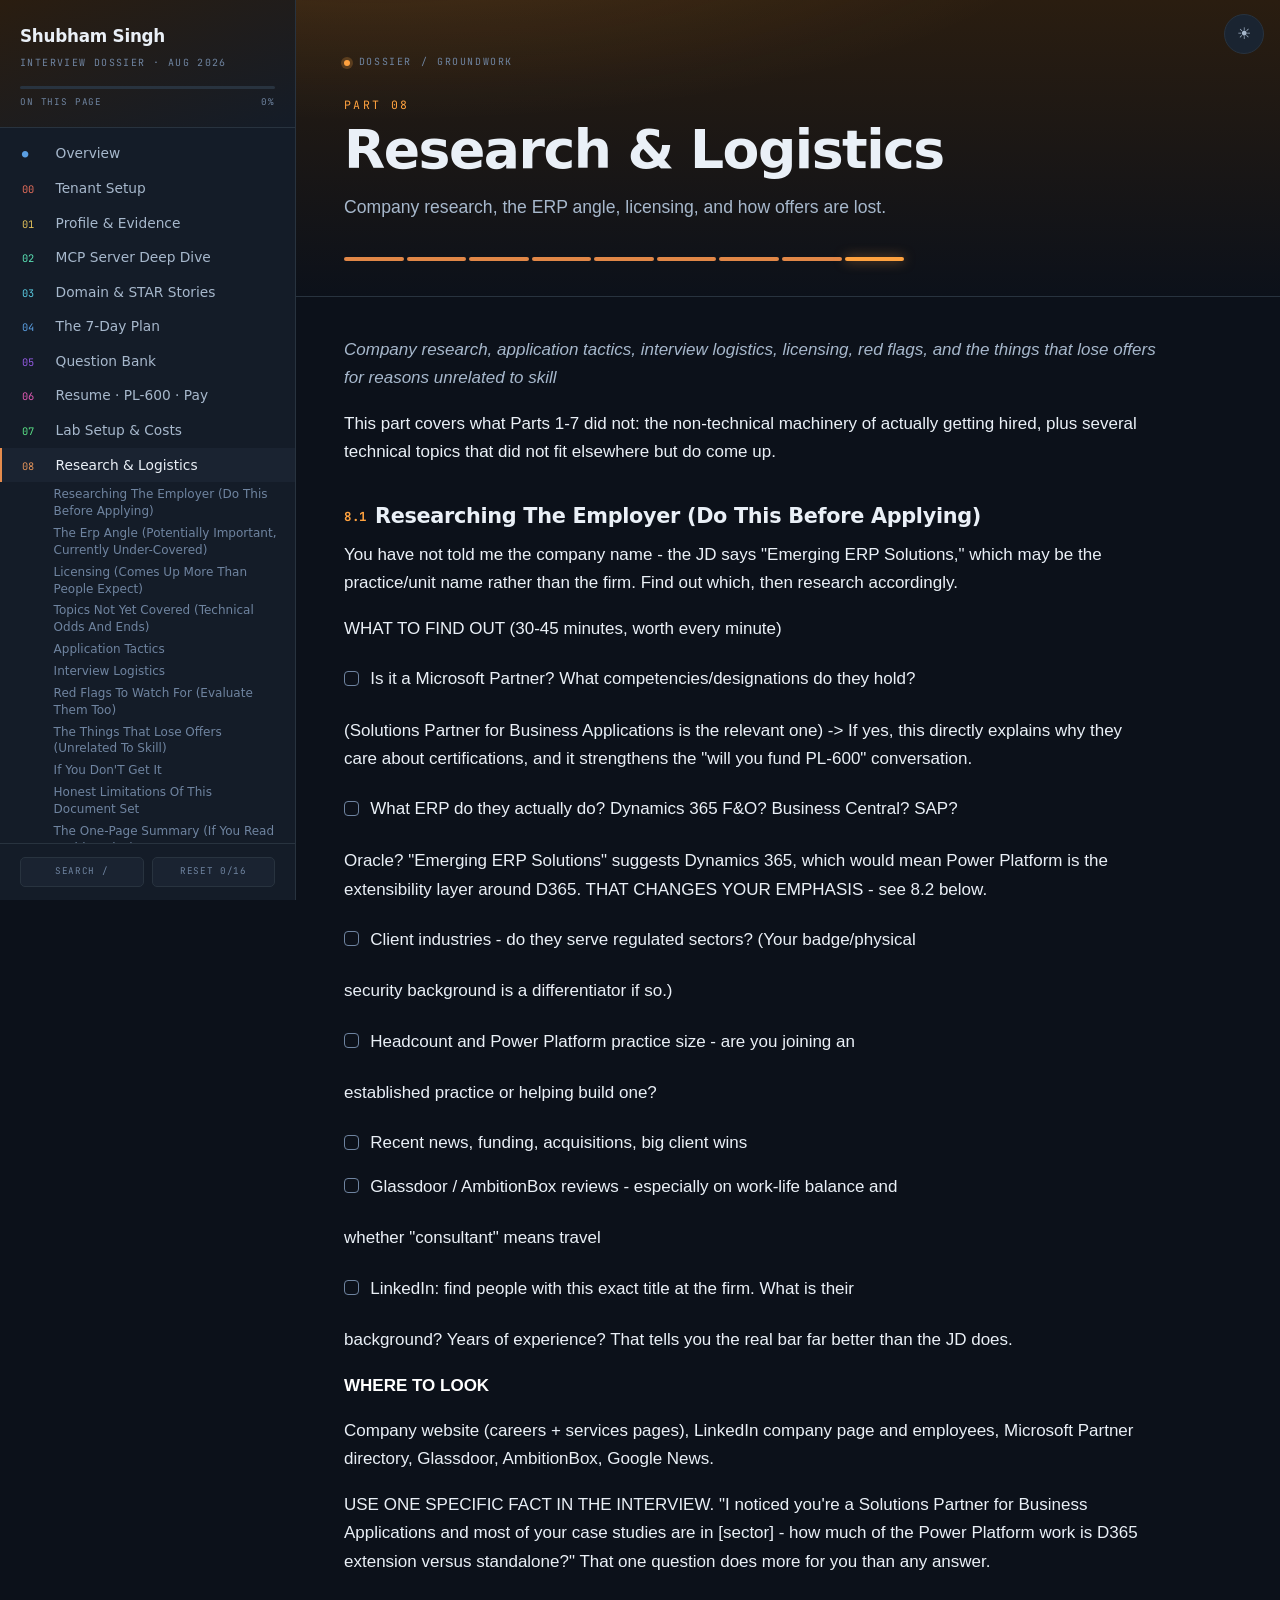
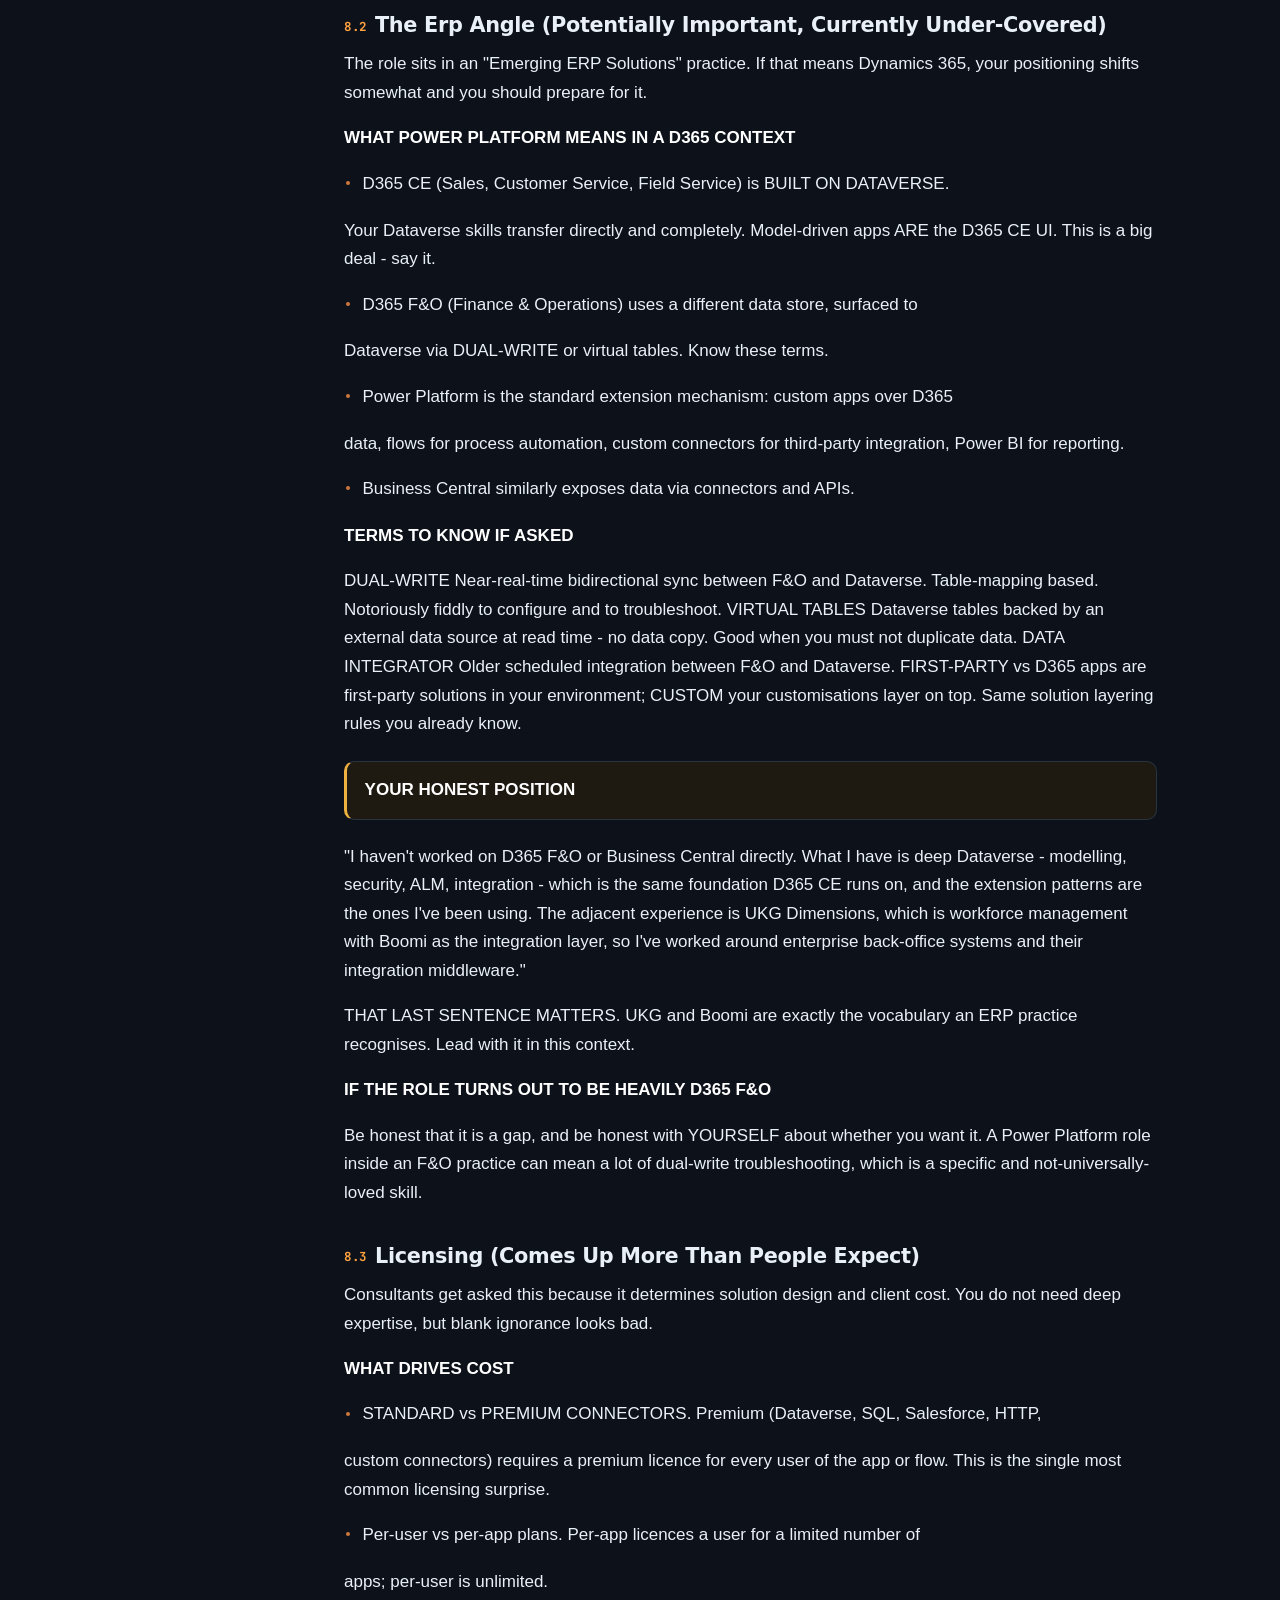
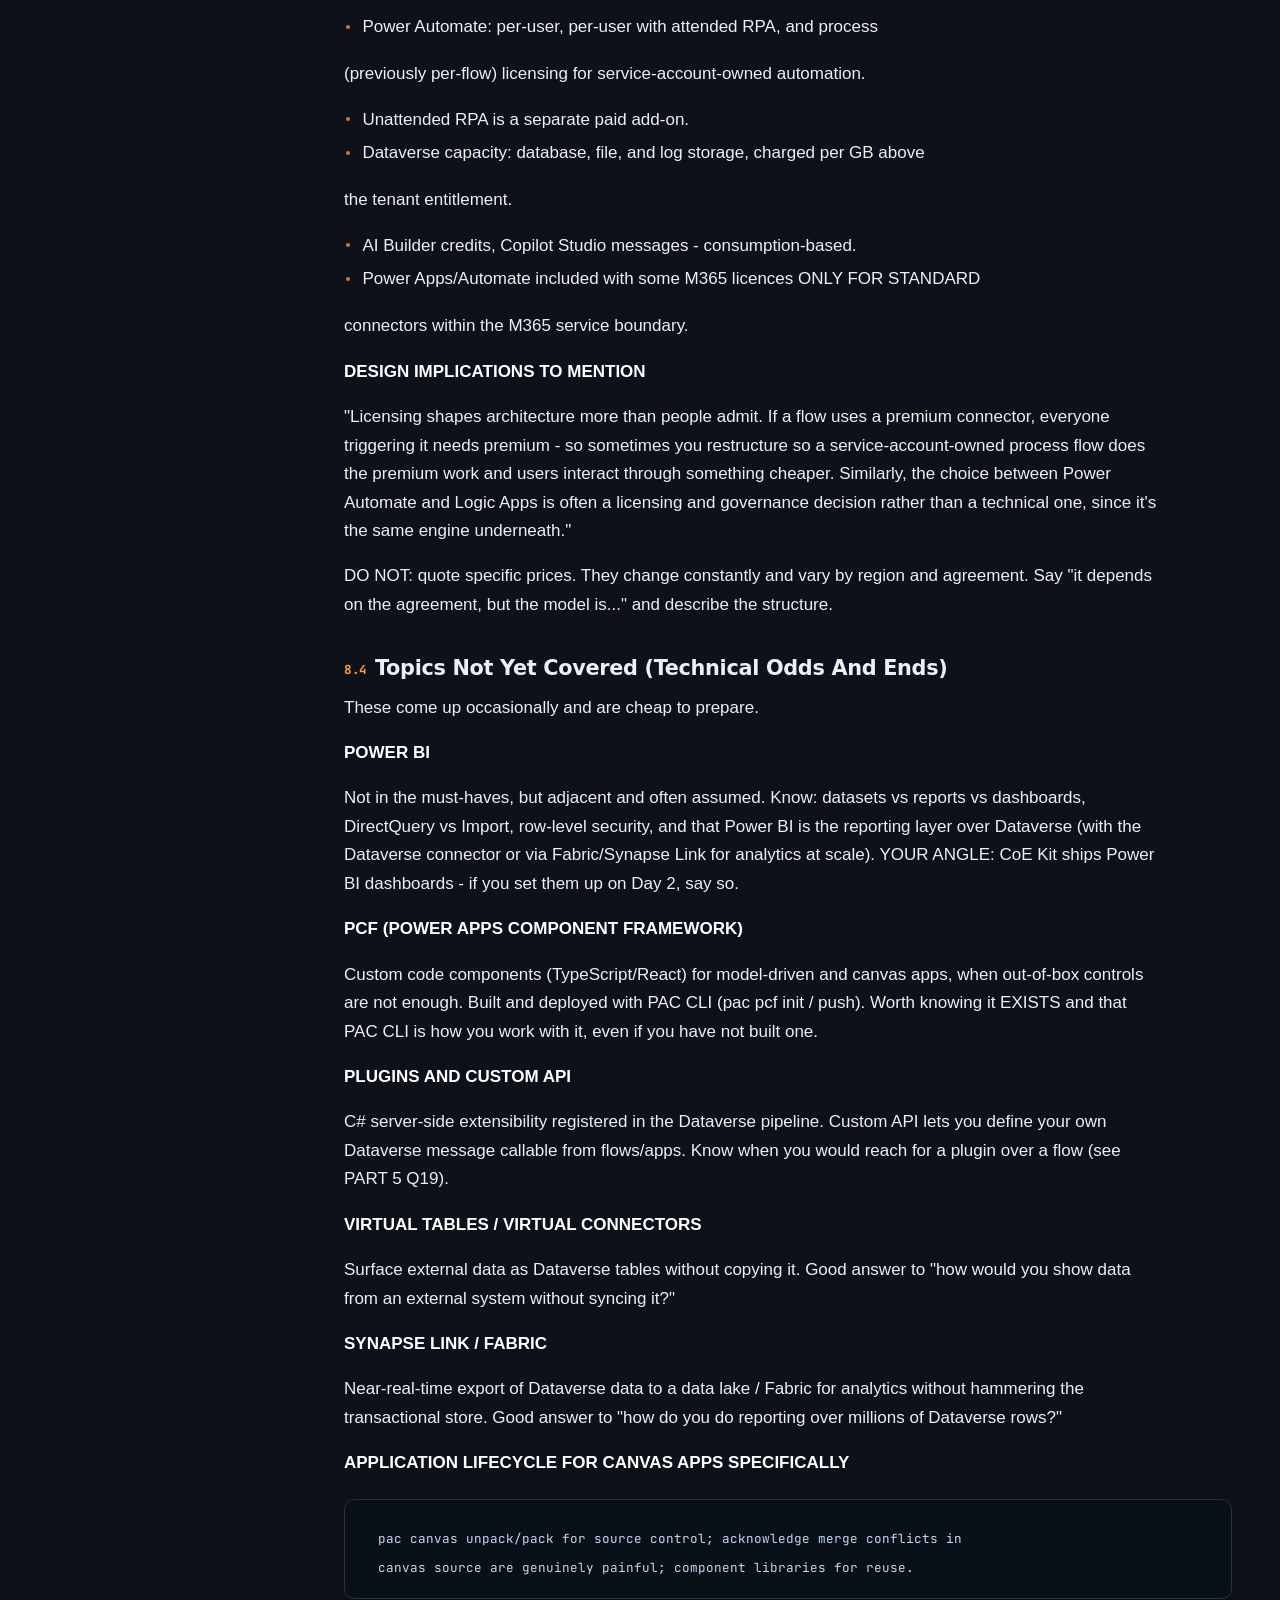
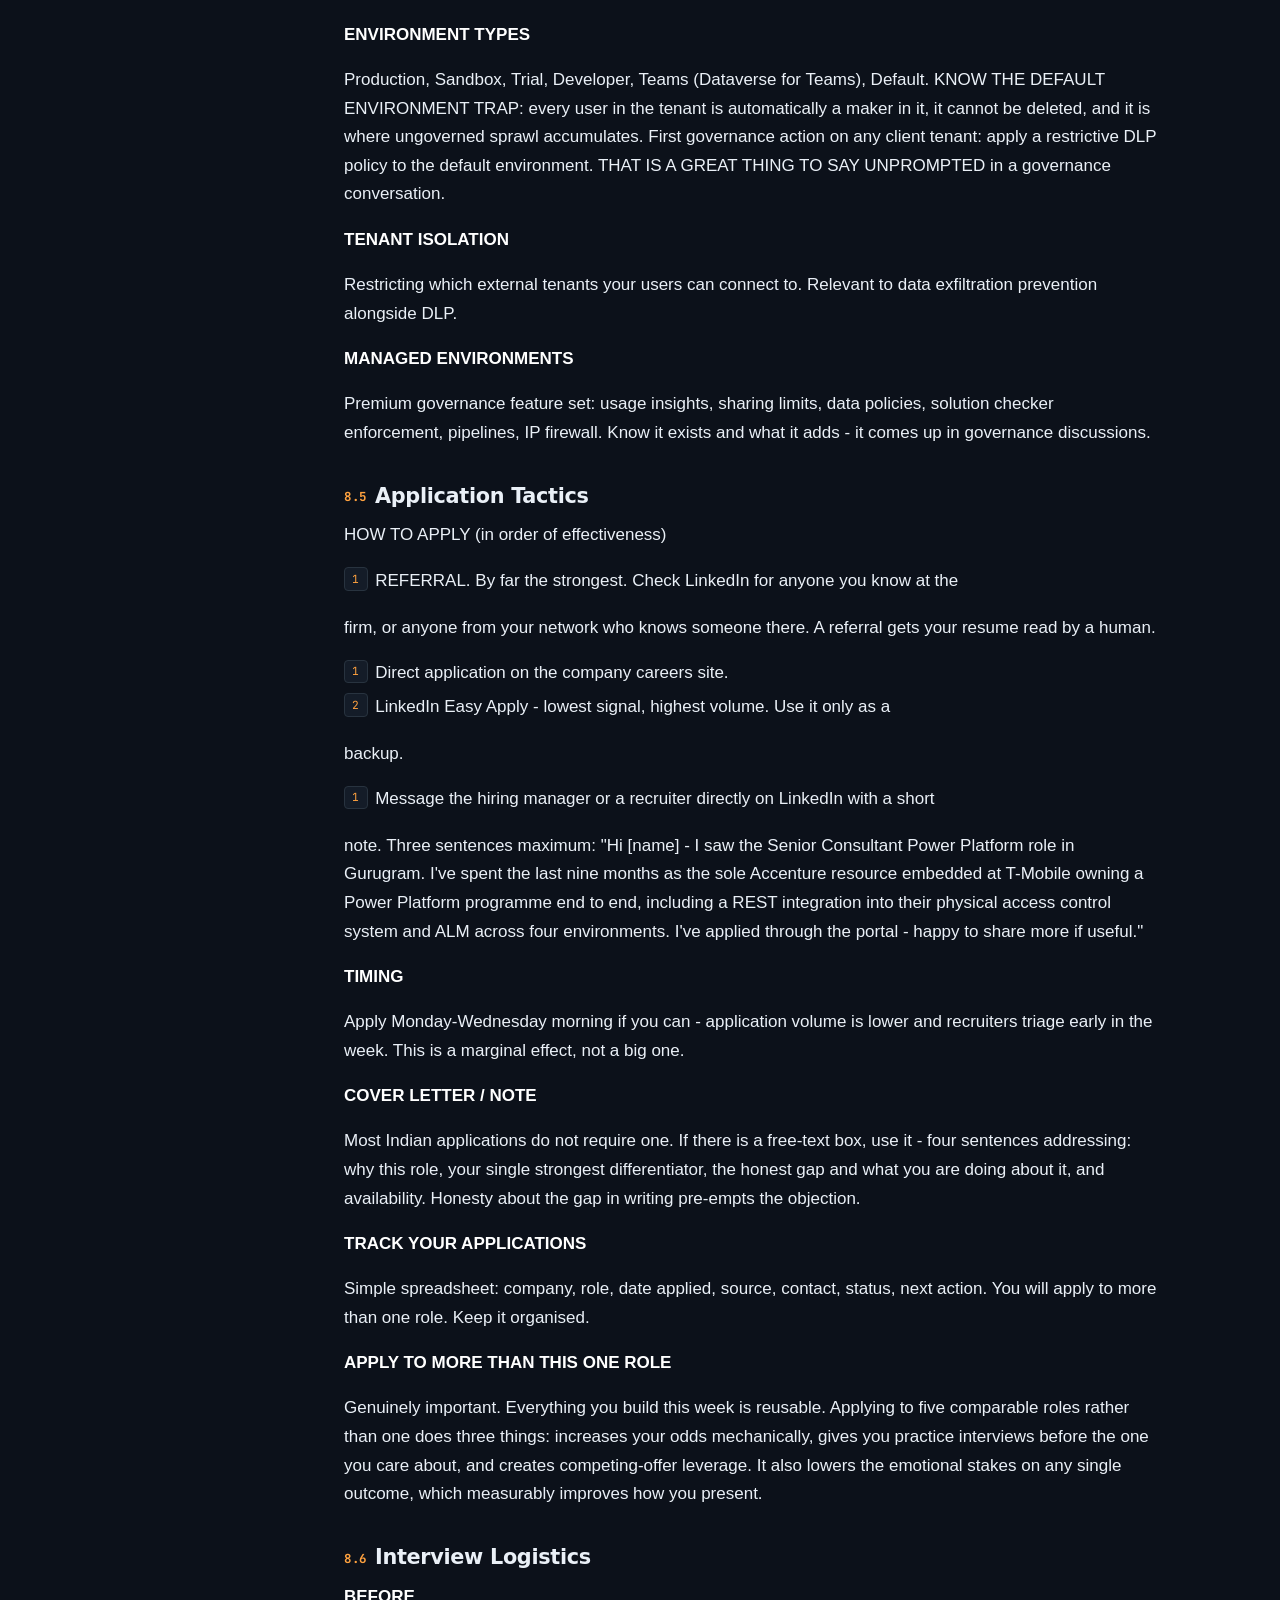
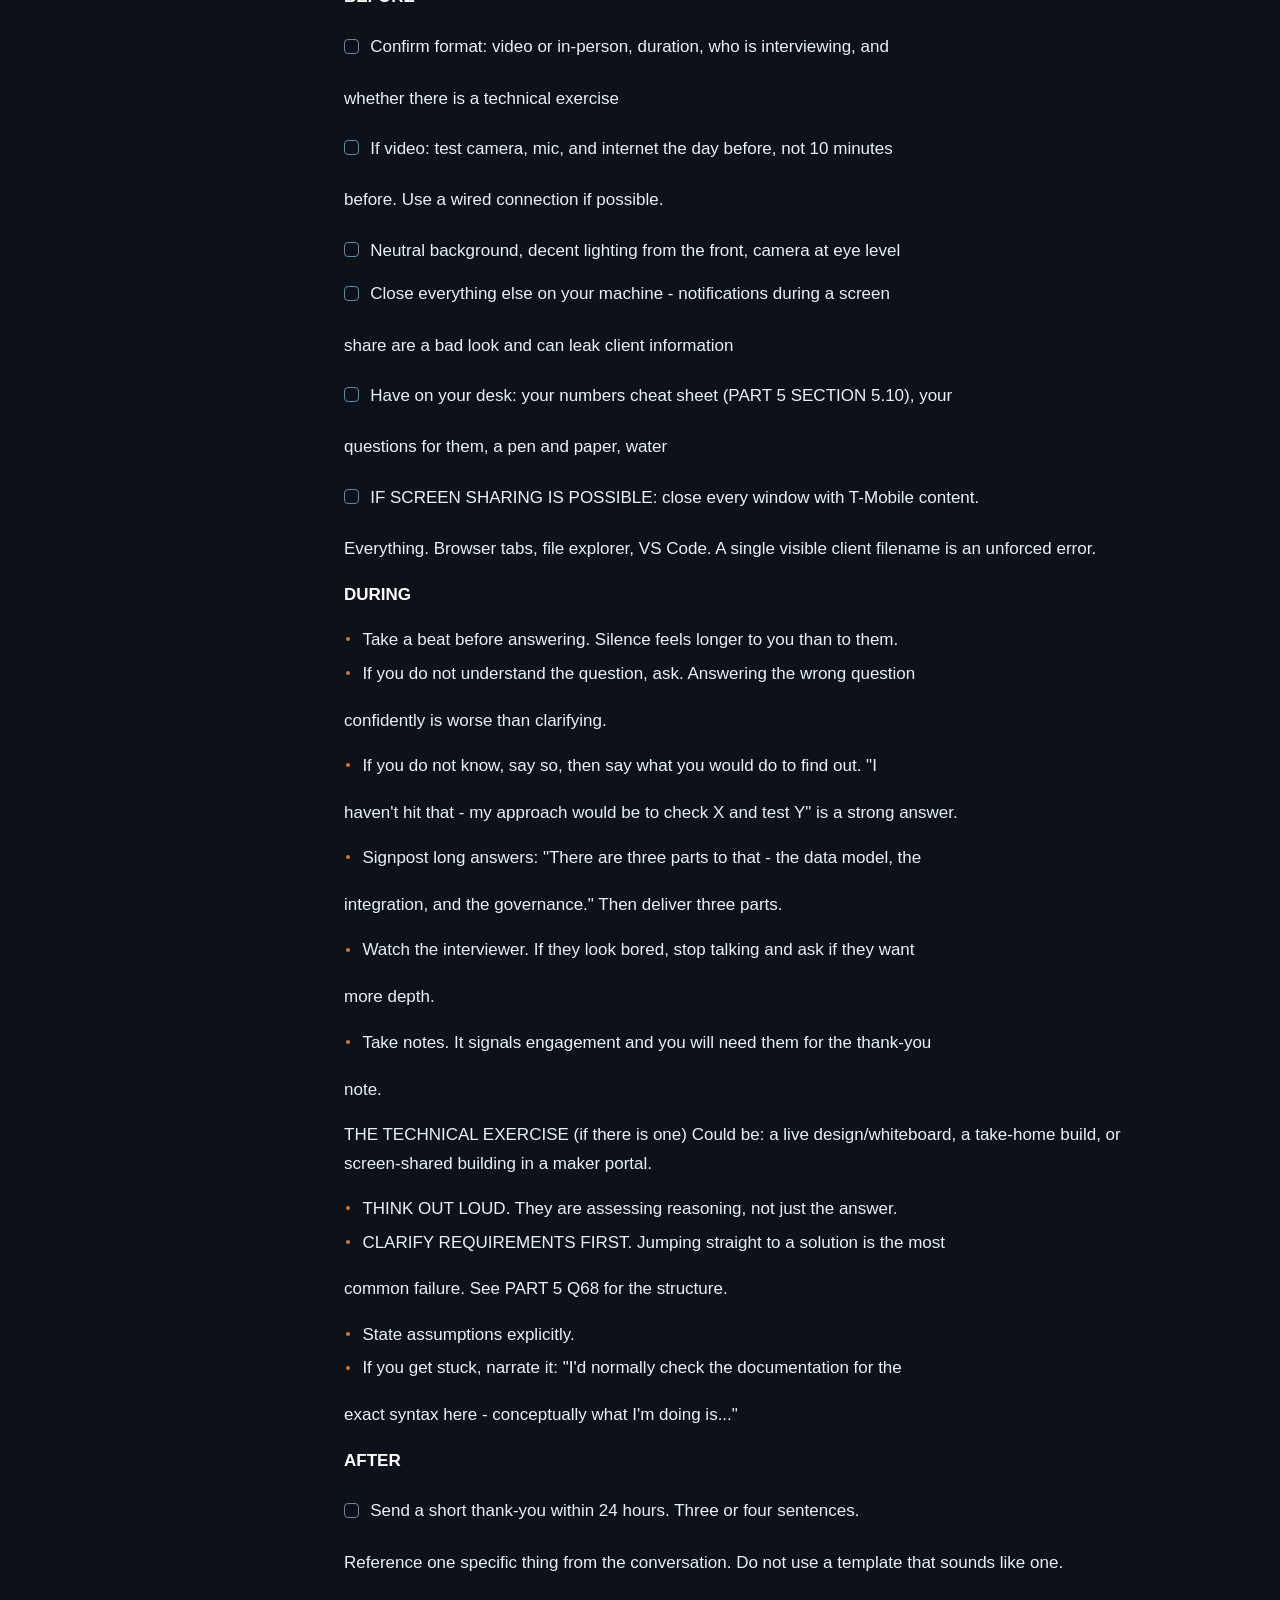
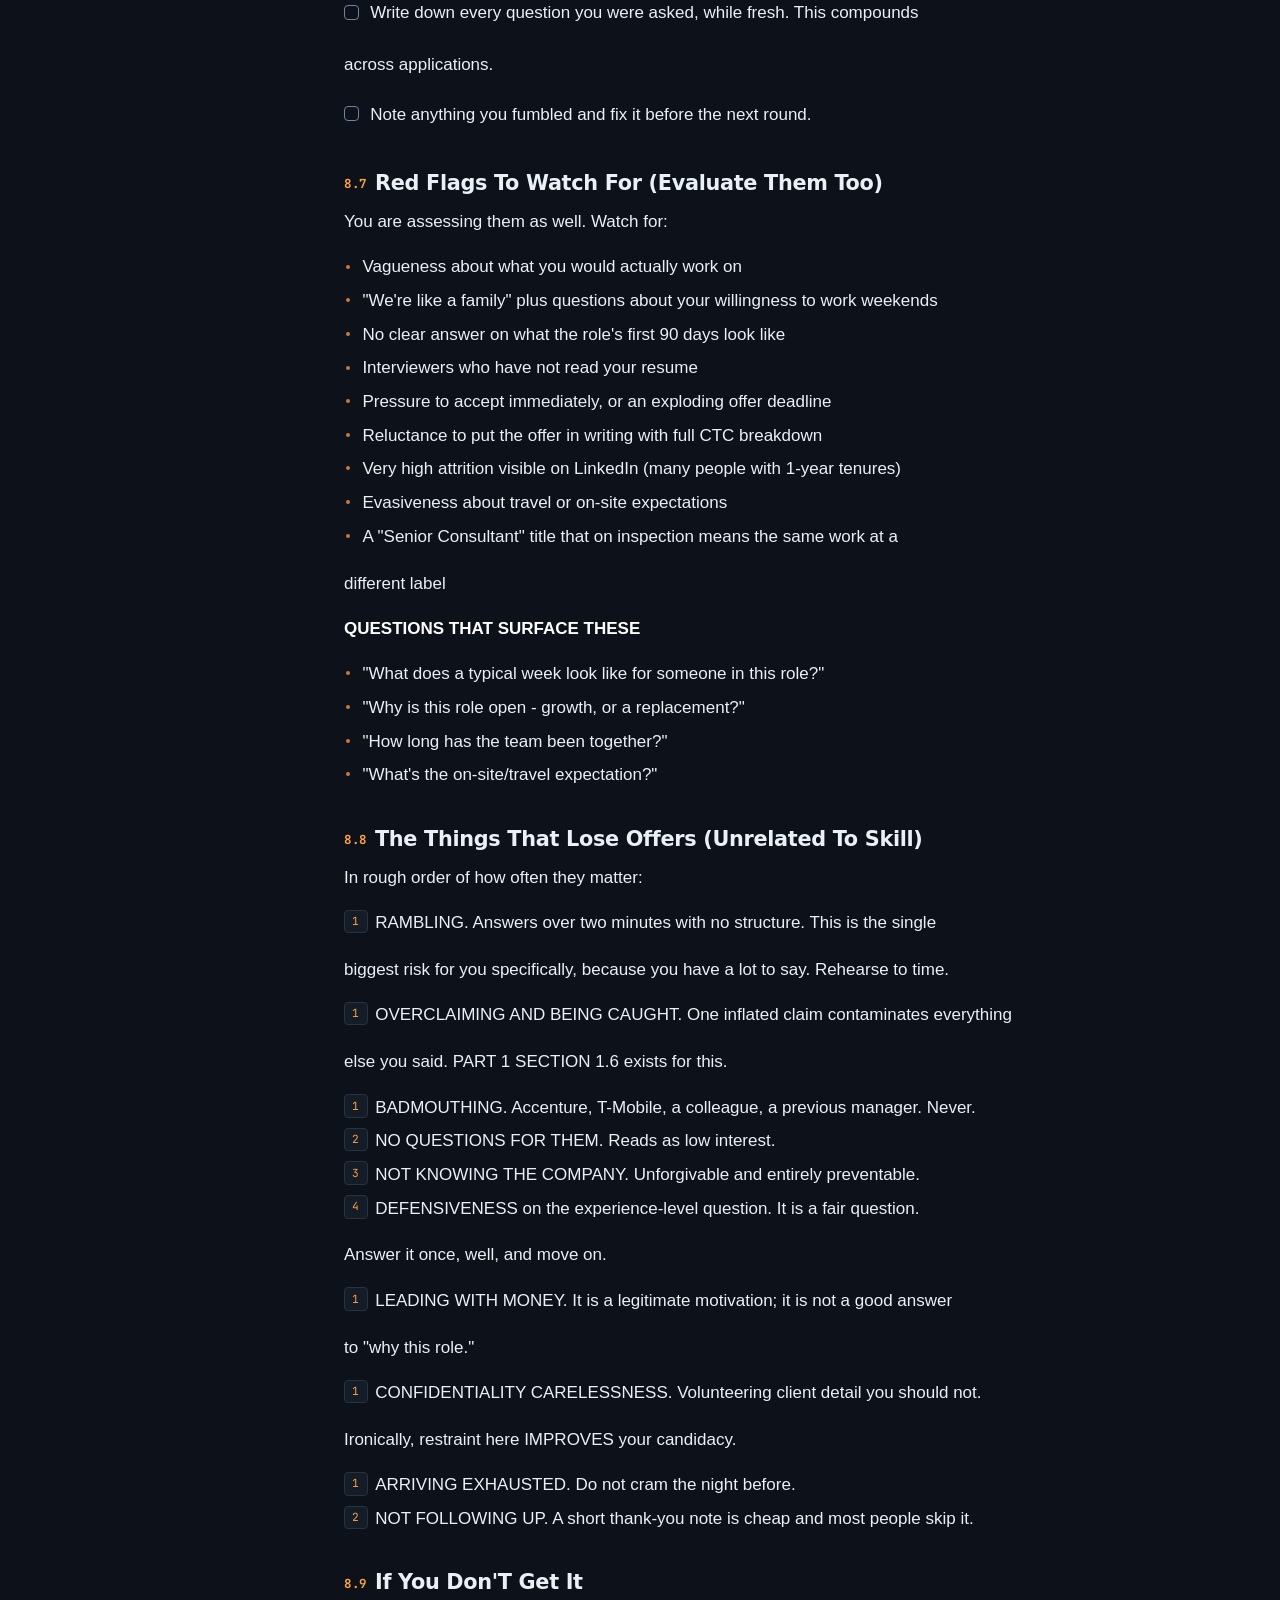
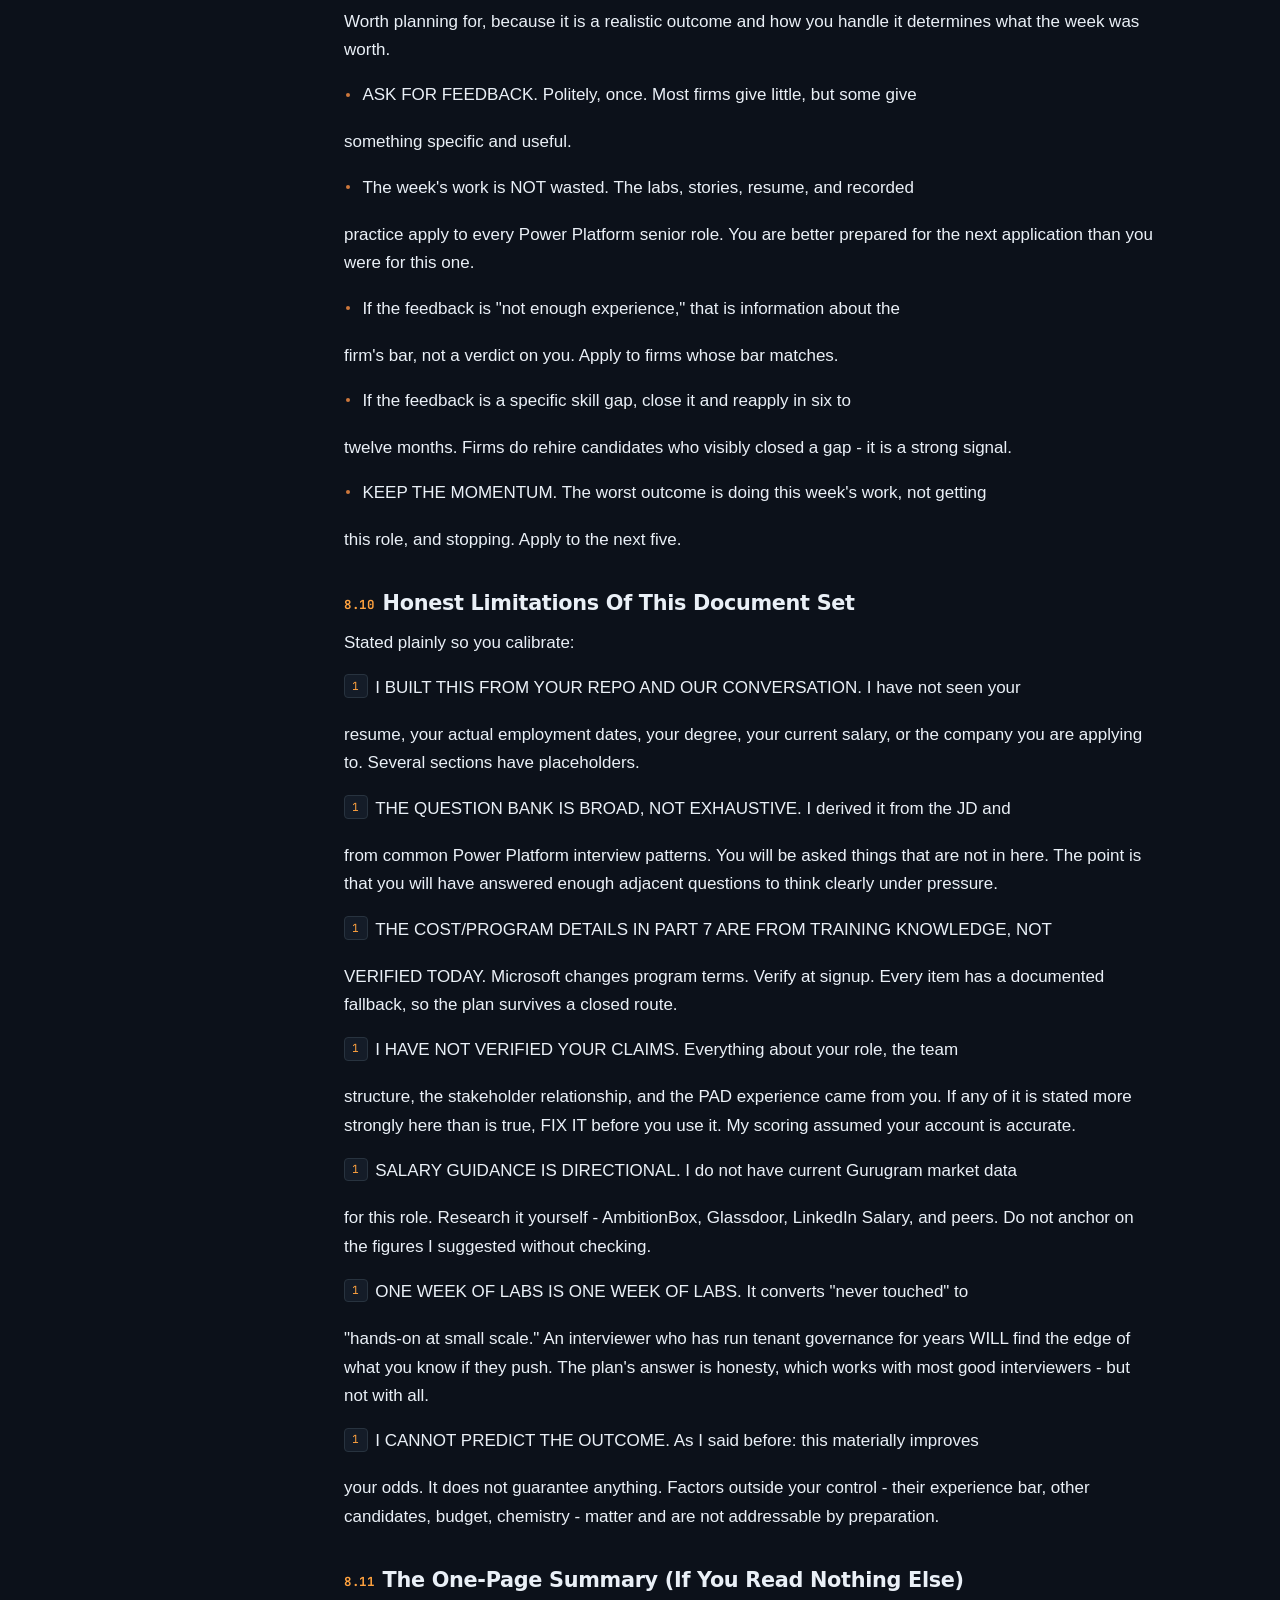
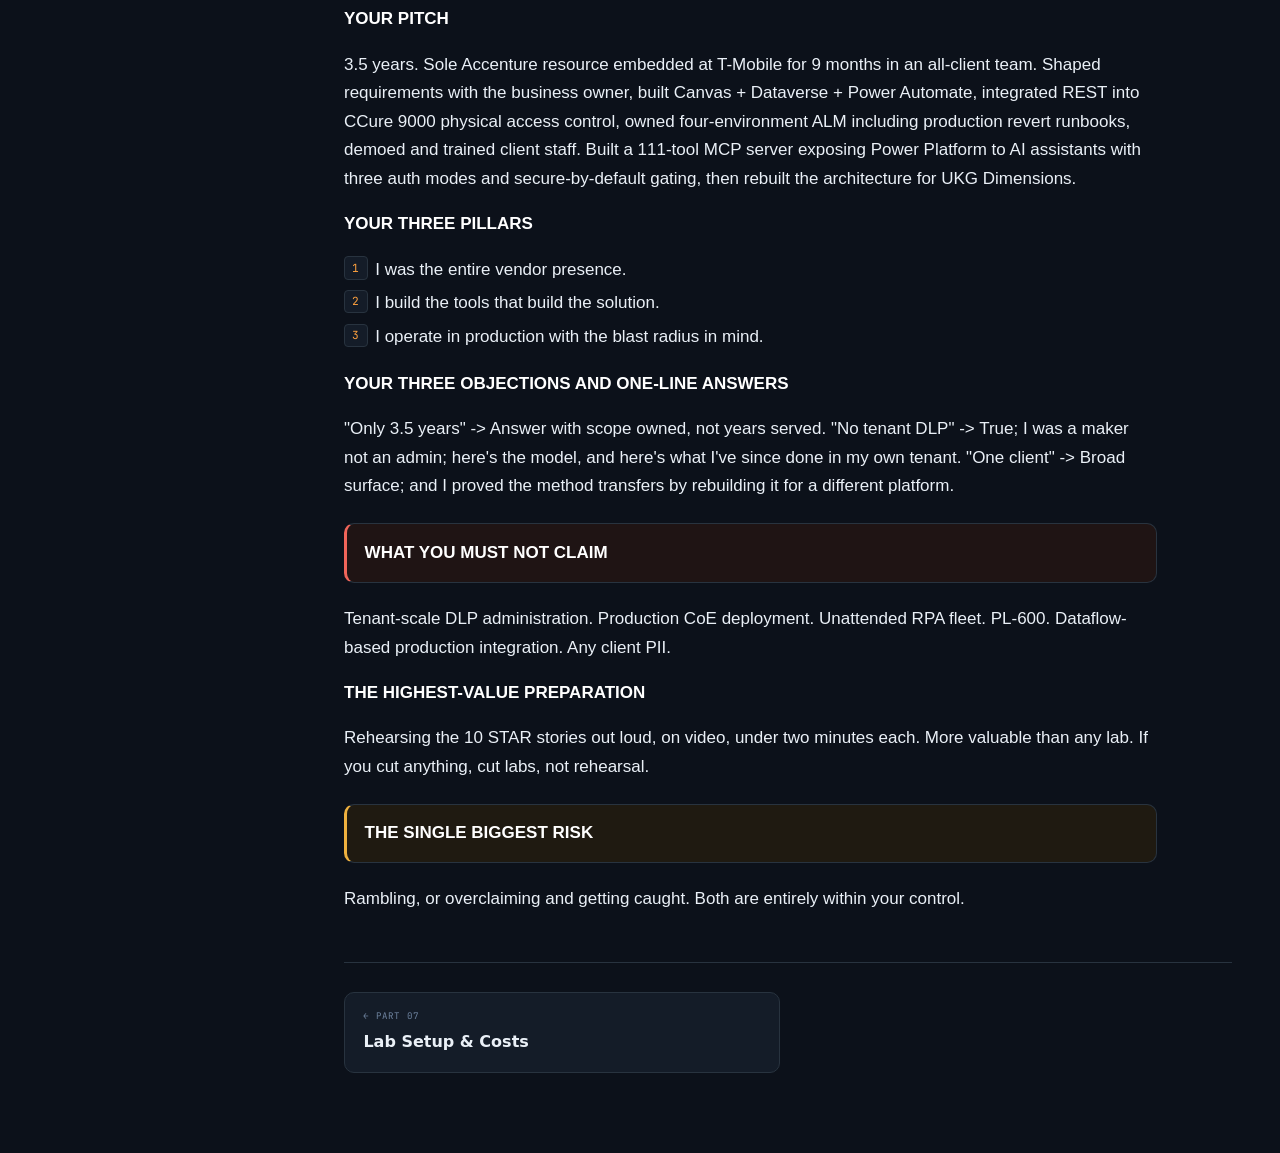
<file: logistics.html>
﻿<!doctype html><html lang="en"><head>
<meta charset="utf-8"><meta name="viewport" content="width=device-width,initial-scale=1">
<title>Part 08 — Research &amp; Logistics</title>
<link rel="preconnect" href="https://fonts.googleapis.com">
<link rel="preconnect" href="https://fonts.gstatic.com" crossorigin>
<link href="https://fonts.googleapis.com/css2?family=Chivo:wght@400;600;700;800&family=Source+Serif+4:ital,opsz,wght@0,8..60,400;0,8..60,600;1,8..60,400&family=JetBrains+Mono:wght@400;500&display=swap" rel="stylesheet">
<link rel="stylesheet" href="assets/site.css">
<style>:root{--acc:#FFA23F;--tint:#2A1D10;--h:25}</style>
</head><body data-page="logistics">
<button id="burger" aria-label="Menu">&#9776;</button>
<aside id="rail">
 <div class="brand"><a href="index.html">
   <div class="who">Shubham Singh</div>
   <div class="role">Interview Dossier &middot; Aug 2026</div></a>
   <div class="pmeter"><div class="bar"><div class="fill"></div></div>
     <div class="lab"><span>ON THIS PAGE</span><span id="pct">0%</span></div></div>
 </div>
 <nav id="nav">
   <a class="np" href="index.html" style="--h:210"><span class="n">&#9679;</span>Overview</a>
   <a class="np" href="tenant-setup.html" style="--h:8"><span class="n">00</span>Tenant Setup</a><a class="np" href="profile.html" style="--h:45"><span class="n">01</span>Profile &amp; Evidence</a><a class="np" href="mcp-server.html" style="--h:160"><span class="n">02</span>MCP Server Deep Dive</a><a class="np" href="stories.html" style="--h:190"><span class="n">03</span>Domain &amp; STAR Stories</a><a class="np" href="seven-day-plan.html" style="--h:210"><span class="n">04</span>The 7-Day Plan</a><a class="np" href="question-bank.html" style="--h:265"><span class="n">05</span>Question Bank</a><a class="np" href="resume-cert-pay.html" style="--h:320"><span class="n">06</span>Resume · PL-600 · Pay</a><a class="np" href="labs.html" style="--h:140"><span class="n">07</span>Lab Setup &amp; Costs</a><a class="np on" href="logistics.html" style="--h:25"><span class="n">08</span>Research &amp; Logistics</a><ul class="subs"><li><a href="#8-1-researching-the-employer-do-this-before-applying">Researching The Employer (Do This Before Applying)</a></li><li><a href="#8-2-the-erp-angle-potentially-important-currently-under-cove">The Erp Angle (Potentially Important, Currently Under-Covered)</a></li><li><a href="#8-3-licensing-comes-up-more-than-people-expect">Licensing (Comes Up More Than People Expect)</a></li><li><a href="#8-4-topics-not-yet-covered-technical-odds-and-ends">Topics Not Yet Covered (Technical Odds And Ends)</a></li><li><a href="#8-5-application-tactics">Application Tactics</a></li><li><a href="#8-6-interview-logistics">Interview Logistics</a></li><li><a href="#8-7-red-flags-to-watch-for-evaluate-them-too">Red Flags To Watch For (Evaluate Them Too)</a></li><li><a href="#8-8-the-things-that-lose-offers-unrelated-to-skill">The Things That Lose Offers (Unrelated To Skill)</a></li><li><a href="#8-9-if-you-don-t-get-it">If You Don&#x27;T Get It</a></li><li><a href="#8-10-honest-limitations-of-this-document-set">Honest Limitations Of This Document Set</a></li><li><a href="#8-11-the-one-page-summary-if-you-read-nothing-else">The One-Page Summary (If You Read Nothing Else)</a></li></ul><a class="np" href="glossary.html" style="--h:290"><span class="n">09</span>Glossary</a>
 </nav>
 <div class="rfoot"><button id="sbtn">SEARCH /</button>
   <button id="resetc">RESET <span id="ccount"></span></button></div>
</aside>
<main><header class="phead"><div class="wrap">
 <div class="crumb"><span class="dot"></span><a href="index.html">Dossier</a>
   <span>/</span><span>Groundwork</span></div>
 <span class="pnum">PART 08</span>
 <h1>Research &amp; Logistics</h1><p class="bl">Company research, the ERP angle, licensing, and how offers are lost.</p>
 <div class="strip" style="--sh:25"><i class="a"></i><i class="a"></i><i class="a"></i><i class="a"></i><i class="a"></i><i class="a"></i><i class="a"></i><i class="a"></i><i class="cur"></i></div>
</div></header>
<div class="wrap"><div class="body"><p><em>Company research, application tactics, interview logistics, licensing,</em> <em>red flags, and the things that lose offers for reasons unrelated to skill</em></p>
<p>This part covers what Parts 1-7 did not: the non-technical machinery of actually getting hired, plus several technical topics that did not fit elsewhere but do come up.</p>
<h3 id="8-1-researching-the-employer-do-this-before-applying" class="h2"><span class="hnum">8.1</span>Researching The Employer (Do This Before Applying)<a class="anchor" href="#8-1-researching-the-employer-do-this-before-applying" aria-label="Link to section">#</a></h3>
<p>You have not told me the company name - the JD says "Emerging ERP Solutions," which may be the practice/unit name rather than the firm. Find out which, then research accordingly.</p>
<p>WHAT TO FIND OUT (30-45 minutes, worth every minute)</p>
<ul class="checks">
<li class=""><span class="box" tabindex="0" role="checkbox" aria-checked="false"></span><span class="ctxt">Is it a Microsoft Partner? What competencies/designations do they hold?</span></li>
</ul>
<p>(Solutions Partner for Business Applications is the relevant one) -&gt; If yes, this directly explains why they care about certifications, and it strengthens the "will you fund PL-600" conversation.</p>
<ul class="checks">
<li class=""><span class="box" tabindex="0" role="checkbox" aria-checked="false"></span><span class="ctxt">What ERP do they actually do? Dynamics 365 F&amp;O? Business Central? SAP?</span></li>
</ul>
<p>Oracle? "Emerging ERP Solutions" suggests Dynamics 365, which would mean Power Platform is the extensibility layer around D365. THAT CHANGES YOUR EMPHASIS - see 8.2 below.</p>
<ul class="checks">
<li class=""><span class="box" tabindex="0" role="checkbox" aria-checked="false"></span><span class="ctxt">Client industries - do they serve regulated sectors? (Your badge/physical</span></li>
</ul>
<p>security background is a differentiator if so.)</p>
<ul class="checks">
<li class=""><span class="box" tabindex="0" role="checkbox" aria-checked="false"></span><span class="ctxt">Headcount and Power Platform practice size - are you joining an</span></li>
</ul>
<p>established practice or helping build one?</p>
<ul class="checks">
<li class=""><span class="box" tabindex="0" role="checkbox" aria-checked="false"></span><span class="ctxt">Recent news, funding, acquisitions, big client wins</span></li>
<li class=""><span class="box" tabindex="0" role="checkbox" aria-checked="false"></span><span class="ctxt">Glassdoor / AmbitionBox reviews - especially on work-life balance and</span></li>
</ul>
<p>whether "consultant" means travel</p>
<ul class="checks">
<li class=""><span class="box" tabindex="0" role="checkbox" aria-checked="false"></span><span class="ctxt">LinkedIn: find people with this exact title at the firm. What is their</span></li>
</ul>
<p>background? Years of experience? That tells you the real bar far better than the JD does.</p>
<p><strong>WHERE TO LOOK</strong></p>
<p>Company website (careers + services pages), LinkedIn company page and employees, Microsoft Partner directory, Glassdoor, AmbitionBox, Google News.</p>
<p>USE ONE SPECIFIC FACT IN THE INTERVIEW. "I noticed you're a Solutions Partner for Business Applications and most of your case studies are in [sector] - how much of the Power Platform work is D365 extension versus standalone?" That one question does more for you than any answer.</p>
<h3 id="8-2-the-erp-angle-potentially-important-currently-under-cove" class="h2"><span class="hnum">8.2</span>The Erp Angle (Potentially Important, Currently Under-Covered)<a class="anchor" href="#8-2-the-erp-angle-potentially-important-currently-under-cove" aria-label="Link to section">#</a></h3>
<p>The role sits in an "Emerging ERP Solutions" practice. If that means Dynamics 365, your positioning shifts somewhat and you should prepare for it.</p>
<p><strong>WHAT POWER PLATFORM MEANS IN A D365 CONTEXT</strong></p>
<ul>
<li>D365 CE (Sales, Customer Service, Field Service) is BUILT ON DATAVERSE.</li>
</ul>
<p>Your Dataverse skills transfer directly and completely. Model-driven apps ARE the D365 CE UI. This is a big deal - say it.</p>
<ul>
<li>D365 F&amp;O (Finance &amp; Operations) uses a different data store, surfaced to</li>
</ul>
<p>Dataverse via DUAL-WRITE or virtual tables. Know these terms.</p>
<ul>
<li>Power Platform is the standard extension mechanism: custom apps over D365</li>
</ul>
<p>data, flows for process automation, custom connectors for third-party integration, Power BI for reporting.</p>
<ul>
<li>Business Central similarly exposes data via connectors and APIs.</li>
</ul>
<p><strong>TERMS TO KNOW IF ASKED</strong></p>
<p>DUAL-WRITE        Near-real-time bidirectional sync between F&amp;O and Dataverse. Table-mapping based. Notoriously fiddly to configure and to troubleshoot. VIRTUAL TABLES    Dataverse tables backed by an external data source at read time - no data copy. Good when you must not duplicate data. DATA INTEGRATOR   Older scheduled integration between F&amp;O and Dataverse. FIRST-PARTY vs    D365 apps are first-party solutions in your environment; CUSTOM          your customisations layer on top. Same solution layering rules you already know.</p>
<div class="callout c-warn"><strong>YOUR HONEST POSITION</strong></div>
<p>"I haven't worked on D365 F&amp;O or Business Central directly. What I have is deep Dataverse - modelling, security, ALM, integration - which is the same foundation D365 CE runs on, and the extension patterns are the ones I've been using. The adjacent experience is UKG Dimensions, which is workforce management with Boomi as the integration layer, so I've worked around enterprise back-office systems and their integration middleware."</p>
<p>THAT LAST SENTENCE MATTERS. UKG and Boomi are exactly the vocabulary an ERP practice recognises. Lead with it in this context.</p>
<p><strong>IF THE ROLE TURNS OUT TO BE HEAVILY D365 F&amp;O</strong></p>
<p>Be honest that it is a gap, and be honest with YOURSELF about whether you want it. A Power Platform role inside an F&amp;O practice can mean a lot of dual-write troubleshooting, which is a specific and not-universally-loved skill.</p>
<h3 id="8-3-licensing-comes-up-more-than-people-expect" class="h2"><span class="hnum">8.3</span>Licensing (Comes Up More Than People Expect)<a class="anchor" href="#8-3-licensing-comes-up-more-than-people-expect" aria-label="Link to section">#</a></h3>
<p>Consultants get asked this because it determines solution design and client cost. You do not need deep expertise, but blank ignorance looks bad.</p>
<p><strong>WHAT DRIVES COST</strong></p>
<ul>
<li>STANDARD vs PREMIUM CONNECTORS. Premium (Dataverse, SQL, Salesforce, HTTP,</li>
</ul>
<p>custom connectors) requires a premium licence for every user of the app or flow. This is the single most common licensing surprise.</p>
<ul>
<li>Per-user vs per-app plans. Per-app licences a user for a limited number of</li>
</ul>
<p>apps; per-user is unlimited.</p>
<ul>
<li>Power Automate: per-user, per-user with attended RPA, and process</li>
</ul>
<p>(previously per-flow) licensing for service-account-owned automation.</p>
<ul>
<li>Unattended RPA is a separate paid add-on.</li>
<li>Dataverse capacity: database, file, and log storage, charged per GB above</li>
</ul>
<p>the tenant entitlement.</p>
<ul>
<li>AI Builder credits, Copilot Studio messages - consumption-based.</li>
<li>Power Apps/Automate included with some M365 licences ONLY FOR STANDARD</li>
</ul>
<p>connectors within the M365 service boundary.</p>
<p><strong>DESIGN IMPLICATIONS TO MENTION</strong></p>
<p>"Licensing shapes architecture more than people admit. If a flow uses a premium connector, everyone triggering it needs premium - so sometimes you restructure so a service-account-owned process flow does the premium work and users interact through something cheaper. Similarly, the choice between Power Automate and Logic Apps is often a licensing and governance decision rather than a technical one, since it's the same engine underneath."</p>
<p>DO NOT: quote specific prices. They change constantly and vary by region and agreement. Say "it depends on the agreement, but the model is..." and describe the structure.</p>
<h3 id="8-4-topics-not-yet-covered-technical-odds-and-ends" class="h2"><span class="hnum">8.4</span>Topics Not Yet Covered (Technical Odds And Ends)<a class="anchor" href="#8-4-topics-not-yet-covered-technical-odds-and-ends" aria-label="Link to section">#</a></h3>
<p>These come up occasionally and are cheap to prepare.</p>
<p><strong>POWER BI</strong></p>
<p>Not in the must-haves, but adjacent and often assumed. Know: datasets vs reports vs dashboards, DirectQuery vs Import, row-level security, and that Power BI is the reporting layer over Dataverse (with the Dataverse connector or via Fabric/Synapse Link for analytics at scale). YOUR ANGLE: CoE Kit ships Power BI dashboards - if you set them up on Day 2, say so.</p>
<p><strong>PCF (POWER APPS COMPONENT FRAMEWORK)</strong></p>
<p>Custom code components (TypeScript/React) for model-driven and canvas apps, when out-of-box controls are not enough. Built and deployed with PAC CLI (pac pcf init / push). Worth knowing it EXISTS and that PAC CLI is how you work with it, even if you have not built one.</p>
<p><strong>PLUGINS AND CUSTOM API</strong></p>
<p>C# server-side extensibility registered in the Dataverse pipeline. Custom API lets you define your own Dataverse message callable from flows/apps. Know when you would reach for a plugin over a flow (see PART 5 Q19).</p>
<p><strong>VIRTUAL TABLES / VIRTUAL CONNECTORS</strong></p>
<p>Surface external data as Dataverse tables without copying it. Good answer to "how would you show data from an external system without syncing it?"</p>
<p><strong>SYNAPSE LINK / FABRIC</strong></p>
<p>Near-real-time export of Dataverse data to a data lake / Fabric for analytics without hammering the transactional store. Good answer to "how do you do reporting over millions of Dataverse rows?"</p>
<p><strong>APPLICATION LIFECYCLE FOR CANVAS APPS SPECIFICALLY</strong></p>
<div class="codeblock"><pre><code>  pac canvas unpack/pack for source control; acknowledge merge conflicts in
  canvas source are genuinely painful; component libraries for reuse.</code></pre><button class="copy" type="button">copy</button></div>
<p><strong>ENVIRONMENT TYPES</strong></p>
<p>Production, Sandbox, Trial, Developer, Teams (Dataverse for Teams), Default. KNOW THE DEFAULT ENVIRONMENT TRAP: every user in the tenant is automatically a maker in it, it cannot be deleted, and it is where ungoverned sprawl accumulates. First governance action on any client tenant: apply a restrictive DLP policy to the default environment. THAT IS A GREAT THING TO SAY UNPROMPTED in a governance conversation.</p>
<p><strong>TENANT ISOLATION</strong></p>
<p>Restricting which external tenants your users can connect to. Relevant to data exfiltration prevention alongside DLP.</p>
<p><strong>MANAGED ENVIRONMENTS</strong></p>
<p>Premium governance feature set: usage insights, sharing limits, data policies, solution checker enforcement, pipelines, IP firewall. Know it exists and what it adds - it comes up in governance discussions.</p>
<h3 id="8-5-application-tactics" class="h2"><span class="hnum">8.5</span>Application Tactics<a class="anchor" href="#8-5-application-tactics" aria-label="Link to section">#</a></h3>
<p>HOW TO APPLY (in order of effectiveness)</p>
<ol>
<li>REFERRAL. By far the strongest. Check LinkedIn for anyone you know at the</li>
</ol>
<p>firm, or anyone from your network who knows someone there. A referral gets your resume read by a human.</p>
<ol>
<li>Direct application on the company careers site.</li>
<li>LinkedIn Easy Apply - lowest signal, highest volume. Use it only as a</li>
</ol>
<p>backup.</p>
<ol>
<li>Message the hiring manager or a recruiter directly on LinkedIn with a short</li>
</ol>
<p>note. Three sentences maximum: "Hi [name] - I saw the Senior Consultant Power Platform role in Gurugram. I've spent the last nine months as the sole Accenture resource embedded at T-Mobile owning a Power Platform programme end to end, including a REST integration into their physical access control system and ALM across four environments. I've applied through the portal - happy to share more if useful."</p>
<p><strong>TIMING</strong></p>
<p>Apply Monday-Wednesday morning if you can - application volume is lower and recruiters triage early in the week. This is a marginal effect, not a big one.</p>
<p><strong>COVER LETTER / NOTE</strong></p>
<p>Most Indian applications do not require one. If there is a free-text box, use it - four sentences addressing: why this role, your single strongest differentiator, the honest gap and what you are doing about it, and availability. Honesty about the gap in writing pre-empts the objection.</p>
<p><strong>TRACK YOUR APPLICATIONS</strong></p>
<p>Simple spreadsheet: company, role, date applied, source, contact, status, next action. You will apply to more than one role. Keep it organised.</p>
<p><strong>APPLY TO MORE THAN THIS ONE ROLE</strong></p>
<p>Genuinely important. Everything you build this week is reusable. Applying to five comparable roles rather than one does three things: increases your odds mechanically, gives you practice interviews before the one you care about, and creates competing-offer leverage. It also lowers the emotional stakes on any single outcome, which measurably improves how you present.</p>
<h3 id="8-6-interview-logistics" class="h2"><span class="hnum">8.6</span>Interview Logistics<a class="anchor" href="#8-6-interview-logistics" aria-label="Link to section">#</a></h3>
<p><strong>BEFORE</strong></p>
<ul class="checks">
<li class=""><span class="box" tabindex="0" role="checkbox" aria-checked="false"></span><span class="ctxt">Confirm format: video or in-person, duration, who is interviewing, and</span></li>
</ul>
<p>whether there is a technical exercise</p>
<ul class="checks">
<li class=""><span class="box" tabindex="0" role="checkbox" aria-checked="false"></span><span class="ctxt">If video: test camera, mic, and internet the day before, not 10 minutes</span></li>
</ul>
<p>before. Use a wired connection if possible.</p>
<ul class="checks">
<li class=""><span class="box" tabindex="0" role="checkbox" aria-checked="false"></span><span class="ctxt">Neutral background, decent lighting from the front, camera at eye level</span></li>
<li class=""><span class="box" tabindex="0" role="checkbox" aria-checked="false"></span><span class="ctxt">Close everything else on your machine - notifications during a screen</span></li>
</ul>
<p>share are a bad look and can leak client information</p>
<ul class="checks">
<li class=""><span class="box" tabindex="0" role="checkbox" aria-checked="false"></span><span class="ctxt">Have on your desk: your numbers cheat sheet (PART 5 SECTION 5.10), your</span></li>
</ul>
<p>questions for them, a pen and paper, water</p>
<ul class="checks">
<li class=""><span class="box" tabindex="0" role="checkbox" aria-checked="false"></span><span class="ctxt">IF SCREEN SHARING IS POSSIBLE: close every window with T-Mobile content.</span></li>
</ul>
<p>Everything. Browser tabs, file explorer, VS Code. A single visible client filename is an unforced error.</p>
<p><strong>DURING</strong></p>
<ul>
<li>Take a beat before answering. Silence feels longer to you than to them.</li>
<li>If you do not understand the question, ask. Answering the wrong question</li>
</ul>
<p>confidently is worse than clarifying.</p>
<ul>
<li>If you do not know, say so, then say what you would do to find out. "I</li>
</ul>
<p>haven't hit that - my approach would be to check X and test Y" is a strong answer.</p>
<ul>
<li>Signpost long answers: "There are three parts to that - the data model, the</li>
</ul>
<p>integration, and the governance." Then deliver three parts.</p>
<ul>
<li>Watch the interviewer. If they look bored, stop talking and ask if they want</li>
</ul>
<p>more depth.</p>
<ul>
<li>Take notes. It signals engagement and you will need them for the thank-you</li>
</ul>
<p>note.</p>
<p>THE TECHNICAL EXERCISE (if there is one) Could be: a live design/whiteboard, a take-home build, or screen-shared building in a maker portal.</p>
<ul>
<li>THINK OUT LOUD. They are assessing reasoning, not just the answer.</li>
<li>CLARIFY REQUIREMENTS FIRST. Jumping straight to a solution is the most</li>
</ul>
<p>common failure. See PART 5 Q68 for the structure.</p>
<ul>
<li>State assumptions explicitly.</li>
<li>If you get stuck, narrate it: "I'd normally check the documentation for the</li>
</ul>
<p>exact syntax here - conceptually what I'm doing is..."</p>
<p><strong>AFTER</strong></p>
<ul class="checks">
<li class=""><span class="box" tabindex="0" role="checkbox" aria-checked="false"></span><span class="ctxt">Send a short thank-you within 24 hours. Three or four sentences.</span></li>
</ul>
<p>Reference one specific thing from the conversation. Do not use a template that sounds like one.</p>
<ul class="checks">
<li class=""><span class="box" tabindex="0" role="checkbox" aria-checked="false"></span><span class="ctxt">Write down every question you were asked, while fresh. This compounds</span></li>
</ul>
<p>across applications.</p>
<ul class="checks">
<li class=""><span class="box" tabindex="0" role="checkbox" aria-checked="false"></span><span class="ctxt">Note anything you fumbled and fix it before the next round.</span></li>
</ul>
<h3 id="8-7-red-flags-to-watch-for-evaluate-them-too" class="h2"><span class="hnum">8.7</span>Red Flags To Watch For (Evaluate Them Too)<a class="anchor" href="#8-7-red-flags-to-watch-for-evaluate-them-too" aria-label="Link to section">#</a></h3>
<p>You are assessing them as well. Watch for:</p>
<ul>
<li>Vagueness about what you would actually work on</li>
<li>"We're like a family" plus questions about your willingness to work weekends</li>
<li>No clear answer on what the role's first 90 days look like</li>
<li>Interviewers who have not read your resume</li>
<li>Pressure to accept immediately, or an exploding offer deadline</li>
<li>Reluctance to put the offer in writing with full CTC breakdown</li>
<li>Very high attrition visible on LinkedIn (many people with 1-year tenures)</li>
<li>Evasiveness about travel or on-site expectations</li>
<li>A "Senior Consultant" title that on inspection means the same work at a</li>
</ul>
<p>different label</p>
<p><strong>QUESTIONS THAT SURFACE THESE</strong></p>
<ul>
<li>"What does a typical week look like for someone in this role?"</li>
<li>"Why is this role open - growth, or a replacement?"</li>
<li>"How long has the team been together?"</li>
<li>"What's the on-site/travel expectation?"</li>
</ul>
<h3 id="8-8-the-things-that-lose-offers-unrelated-to-skill" class="h2"><span class="hnum">8.8</span>The Things That Lose Offers (Unrelated To Skill)<a class="anchor" href="#8-8-the-things-that-lose-offers-unrelated-to-skill" aria-label="Link to section">#</a></h3>
<p>In rough order of how often they matter:</p>
<ol>
<li>RAMBLING. Answers over two minutes with no structure. This is the single</li>
</ol>
<p>biggest risk for you specifically, because you have a lot to say. Rehearse to time.</p>
<ol>
<li>OVERCLAIMING AND BEING CAUGHT. One inflated claim contaminates everything</li>
</ol>
<p>else you said. PART 1 SECTION 1.6 exists for this.</p>
<ol>
<li>BADMOUTHING. Accenture, T-Mobile, a colleague, a previous manager. Never.</li>
<li>NO QUESTIONS FOR THEM. Reads as low interest.</li>
<li>NOT KNOWING THE COMPANY. Unforgivable and entirely preventable.</li>
<li>DEFENSIVENESS on the experience-level question. It is a fair question.</li>
</ol>
<p>Answer it once, well, and move on.</p>
<ol>
<li>LEADING WITH MONEY. It is a legitimate motivation; it is not a good answer</li>
</ol>
<p>to "why this role."</p>
<ol>
<li>CONFIDENTIALITY CARELESSNESS. Volunteering client detail you should not.</li>
</ol>
<p>Ironically, restraint here IMPROVES your candidacy.</p>
<ol>
<li>ARRIVING EXHAUSTED. Do not cram the night before.</li>
<li>NOT FOLLOWING UP. A short thank-you note is cheap and most people skip it.</li>
</ol>
<h3 id="8-9-if-you-don-t-get-it" class="h2"><span class="hnum">8.9</span>If You Don'T Get It<a class="anchor" href="#8-9-if-you-don-t-get-it" aria-label="Link to section">#</a></h3>
<p>Worth planning for, because it is a realistic outcome and how you handle it determines what the week was worth.</p>
<ul>
<li>ASK FOR FEEDBACK. Politely, once. Most firms give little, but some give</li>
</ul>
<p>something specific and useful.</p>
<ul>
<li>The week's work is NOT wasted. The labs, stories, resume, and recorded</li>
</ul>
<p>practice apply to every Power Platform senior role. You are better prepared for the next application than you were for this one.</p>
<ul>
<li>If the feedback is "not enough experience," that is information about the</li>
</ul>
<p>firm's bar, not a verdict on you. Apply to firms whose bar matches.</p>
<ul>
<li>If the feedback is a specific skill gap, close it and reapply in six to</li>
</ul>
<p>twelve months. Firms do rehire candidates who visibly closed a gap - it is a strong signal.</p>
<ul>
<li>KEEP THE MOMENTUM. The worst outcome is doing this week's work, not getting</li>
</ul>
<p>this role, and stopping. Apply to the next five.</p>
<h3 id="8-10-honest-limitations-of-this-document-set" class="h2"><span class="hnum">8.10</span>Honest Limitations Of This Document Set<a class="anchor" href="#8-10-honest-limitations-of-this-document-set" aria-label="Link to section">#</a></h3>
<p>Stated plainly so you calibrate:</p>
<ol>
<li>I BUILT THIS FROM YOUR REPO AND OUR CONVERSATION. I have not seen your</li>
</ol>
<p>resume, your actual employment dates, your degree, your current salary, or the company you are applying to. Several sections have placeholders.</p>
<ol>
<li>THE QUESTION BANK IS BROAD, NOT EXHAUSTIVE. I derived it from the JD and</li>
</ol>
<p>from common Power Platform interview patterns. You will be asked things that are not in here. The point is that you will have answered enough adjacent questions to think clearly under pressure.</p>
<ol>
<li>THE COST/PROGRAM DETAILS IN PART 7 ARE FROM TRAINING KNOWLEDGE, NOT</li>
</ol>
<p>VERIFIED TODAY. Microsoft changes program terms. Verify at signup. Every item has a documented fallback, so the plan survives a closed route.</p>
<ol>
<li>I HAVE NOT VERIFIED YOUR CLAIMS. Everything about your role, the team</li>
</ol>
<p>structure, the stakeholder relationship, and the PAD experience came from you. If any of it is stated more strongly here than is true, FIX IT before you use it. My scoring assumed your account is accurate.</p>
<ol>
<li>SALARY GUIDANCE IS DIRECTIONAL. I do not have current Gurugram market data</li>
</ol>
<p>for this role. Research it yourself - AmbitionBox, Glassdoor, LinkedIn Salary, and peers. Do not anchor on the figures I suggested without checking.</p>
<ol>
<li>ONE WEEK OF LABS IS ONE WEEK OF LABS. It converts "never touched" to</li>
</ol>
<p>"hands-on at small scale." An interviewer who has run tenant governance for years WILL find the edge of what you know if they push. The plan's answer is honesty, which works with most good interviewers - but not with all.</p>
<ol>
<li>I CANNOT PREDICT THE OUTCOME. As I said before: this materially improves</li>
</ol>
<p>your odds. It does not guarantee anything. Factors outside your control - their experience bar, other candidates, budget, chemistry - matter and are not addressable by preparation.</p>
<h3 id="8-11-the-one-page-summary-if-you-read-nothing-else" class="h2"><span class="hnum">8.11</span>The One-Page Summary (If You Read Nothing Else)<a class="anchor" href="#8-11-the-one-page-summary-if-you-read-nothing-else" aria-label="Link to section">#</a></h3>
<p><strong>YOUR PITCH</strong></p>
<p>3.5 years. Sole Accenture resource embedded at T-Mobile for 9 months in an all-client team. Shaped requirements with the business owner, built Canvas + Dataverse + Power Automate, integrated REST into CCure 9000 physical access control, owned four-environment ALM including production revert runbooks, demoed and trained client staff. Built a 111-tool MCP server exposing Power Platform to AI assistants with three auth modes and secure-by-default gating, then rebuilt the architecture for UKG Dimensions.</p>
<p><strong>YOUR THREE PILLARS</strong></p>
<ol>
<li>I was the entire vendor presence.</li>
<li>I build the tools that build the solution.</li>
<li>I operate in production with the blast radius in mind.</li>
</ol>
<p><strong>YOUR THREE OBJECTIONS AND ONE-LINE ANSWERS</strong></p>
<p>"Only 3.5 years"     -&gt; Answer with scope owned, not years served. "No tenant DLP"      -&gt; True; I was a maker not an admin; here's the model, and here's what I've since done in my own tenant. "One client"         -&gt; Broad surface; and I proved the method transfers by rebuilding it for a different platform.</p>
<div class="callout c-deny"><strong>WHAT YOU MUST NOT CLAIM</strong></div>
<p>Tenant-scale DLP administration. Production CoE deployment. Unattended RPA fleet. PL-600. Dataflow-based production integration. Any client PII.</p>
<p><strong>THE HIGHEST-VALUE PREPARATION</strong></p>
<p>Rehearsing the 10 STAR stories out loud, on video, under two minutes each. More valuable than any lab. If you cut anything, cut labs, not rehearsal.</p>
<div class="callout c-warn"><strong>THE SINGLE BIGGEST RISK</strong></div>
<p>Rambling, or overclaiming and getting caught. Both are entirely within your control.</p><div class="pn"><a href="labs.html"><div class="d">&larr; Part 07</div><div class="t">Lab Setup &amp; Costs</div></a><div class="sp"></div></div></div></div></main>
<div id="find" role="dialog" aria-label="Search"><div class="fb">
 <input id="q" placeholder="Search every part&hellip;" autocomplete="off" spellcheck="false">
 <div id="res"></div>
 <div class="fh">&uarr;&darr; move &nbsp;&middot;&nbsp; ENTER open &nbsp;&middot;&nbsp; ESC close</div>
</div></div>
<button id="top" aria-label="Top">&uarr;</button>
<script>var SEARCH=[{"t": "Tenant Setup", "p": "Part 00", "u": "tenant-setup.html", "h": 8}, {"t": "Your tenant at a glance", "p": "Part 00", "u": "tenant-setup.html#your-tenant-at-a-glance", "h": 8}, {"t": "Your tenant identifiers", "p": "Part 00", "u": "tenant-setup.html#your-tenant-identifiers", "h": 8}, {"t": "Why this route, and why the other one failed", "p": "Part 00", "u": "tenant-setup.html#why-this-route-and-why-the-other-one-failed", "h": 8}, {"t": "⚠️ The one thing that must not slip", "p": "Part 00", "u": "tenant-setup.html#the-one-thing-that-must-not-slip", "h": 8}, {"t": "What the tenant unlocks", "p": "Part 00", "u": "tenant-setup.html#what-the-tenant-unlocks", "h": 8}, {"t": "Immediate next steps", "p": "Part 00", "u": "tenant-setup.html#immediate-next-steps", "h": 8}, {"t": "1. Verify tenant admin in the browser *(2 min)*", "p": "Part 00", "u": "tenant-setup.html#1-verify-tenant-admin-in-the-browser-2-min", "h": 8}, {"t": "2. Create three environments *(15 min)*", "p": "Part 00", "u": "tenant-setup.html#2-create-three-environments-15-min", "h": 8}, {"t": "3. Install PAC CLI *(10 min)*", "p": "Part 00", "u": "tenant-setup.html#3-install-pac-cli-10-min", "h": 8}, {"t": "4. Admin PowerShell — already done ✅", "p": "Part 00", "u": "tenant-setup.html#4-admin-powershell-already-done", "h": 8}, {"t": "The other two time-gated items", "p": "Part 00", "u": "tenant-setup.html#the-other-two-time-gated-items", "h": 8}, {"t": "Accenture internal job board", "p": "Part 00", "u": "tenant-setup.html#accenture-internal-job-board", "h": 8}, {"t": "Microsoft Virtual Training Days — free exam voucher", "p": "Part 00", "u": "tenant-setup.html#microsoft-virtual-training-days-free-exam-voucher", "h": 8}, {"t": "Today's checklist", "p": "Part 00", "u": "tenant-setup.html#today-s-checklist", "h": 8}, {"t": "⚠️ Two rules that apply from this moment", "p": "Part 00", "u": "tenant-setup.html#two-rules-that-apply-from-this-moment", "h": 8}, {"t": "If the tenant breaks mid-week", "p": "Part 00", "u": "tenant-setup.html#if-the-tenant-breaks-mid-week", "h": 8}, {"t": "Profile & Evidence", "p": "Part 01", "u": "profile.html", "h": 45}, {"t": "Interview Preparation Master Document", "p": "Part 01", "u": "profile.html#interview-preparation-master-document", "h": 45}, {"t": "Who You Are (The Factual Base)", "p": "Part 01", "u": "profile.html#1-1-who-you-are-the-factual-base", "h": 45}, {"t": "Hard Evidence From Your Codebase", "p": "Part 01", "u": "profile.html#1-2-hard-evidence-from-your-codebase", "h": 45}, {"t": "The Revised Scorecard (Post-Correction)", "p": "Part 01", "u": "profile.html#1-3-the-revised-scorecard-post-correction", "h": 45}, {"t": "Your Three Positioning Pillars", "p": "Part 01", "u": "profile.html#1-4-your-three-positioning-pillars", "h": 45}, {"t": "Handling The Three Hard Objections", "p": "Part 01", "u": "profile.html#1-5-handling-the-three-hard-objections", "h": 45}, {"t": "What Not To Say (Guardrails)", "p": "Part 01", "u": "profile.html#1-6-what-not-to-say-guardrails", "h": 45}, {"t": "The Accenture Internal Option (Do Not Skip)", "p": "Part 01", "u": "profile.html#1-7-the-accenture-internal-option-do-not-skip", "h": 45}, {"t": "MCP Server Deep Dive", "p": "Part 02", "u": "mcp-server.html", "h": 160}, {"t": "What It Is, In One Paragraph", "p": "Part 02", "u": "mcp-server.html#2-1-what-it-is-in-one-paragraph", "h": 160}, {"t": "Architecture", "p": "Part 02", "u": "mcp-server.html#2-2-architecture", "h": 160}, {"t": "Authentication: Your Best Technical Story", "p": "Part 02", "u": "mcp-server.html#2-3-authentication-your-best-technical-story", "h": 160}, {"t": "MODE 1: DELEGATED / INTERACTIVE (the default)", "p": "Part 02", "u": "mcp-server.html#mode-1-delegated-interactive-the-default", "h": 160}, {"t": "MODE 2: SERVICE PRINCIPAL / CLIENT CREDENTIALS", "p": "Part 02", "u": "mcp-server.html#mode-2-service-principal-client-credentials", "h": 160}, {"t": "MODE 3: ROPC (Resource Owner Password Credentials)", "p": "Part 02", "u": "mcp-server.html#mode-3-ropc-resource-owner-password-credentials", "h": 160}, {"t": "THE AADSTS65002 DISCOVERY (your single best technical anecdote)", "p": "Part 02", "u": "mcp-server.html#the-aadsts65002-discovery-your-single-best-technical-anecdot", "h": 160}, {"t": "THE _audience_key DEFENSIVE GUARD (shows senior thinking)", "p": "Part 02", "u": "mcp-server.html#the-audience-key-defensive-guard-shows-senior-thinking", "h": 160}, {"t": "Corporate Tls Interception (The Zscaler Problem)", "p": "Part 02", "u": "mcp-server.html#2-4-corporate-tls-interception-the-zscaler-problem", "h": 160}, {"t": "The Tool Surface (What The 111 Tools Actually Do)", "p": "Part 02", "u": "mcp-server.html#2-5-the-tool-surface-what-the-111-tools-actually-do", "h": 160}, {"t": "The Safety Model (Governance Credibility)", "p": "Part 02", "u": "mcp-server.html#2-6-the-safety-model-governance-credibility", "h": 160}, {"t": "Name Resolution (_Resolve_Args) - The Ux Design Decision", "p": "Part 02", "u": "mcp-server.html#2-7-name-resolution-resolve-args-the-ux-design-decision", "h": 160}, {"t": "Bugs You Found And Fixed (All Real, All Defensible)", "p": "Part 02", "u": "mcp-server.html#2-8-bugs-you-found-and-fixed-all-real-all-defensible", "h": 160}, {"t": "Likely Deep-Dive Questions On The Mcp Server", "p": "Part 02", "u": "mcp-server.html#2-9-likely-deep-dive-questions-on-the-mcp-server", "h": 160}, {"t": "The Ukg Mcp Server (Your Proof Of Repeatability)", "p": "Part 02", "u": "mcp-server.html#2-10-the-ukg-mcp-server-your-proof-of-repeatability", "h": 160}, {"t": "Domain & STAR Stories", "p": "Part 03", "u": "stories.html", "h": 190}, {"t": "The platform at real production scale", "p": "Part 03", "u": "stories.html#3-1-the-platform-at-real-production-scale", "h": 190}, {"t": "Live production volume — this is the headline", "p": "Part 03", "u": "stories.html#live-production-volume-this-is-the-headline", "h": 190}, {"t": "Month-by-month throughput", "p": "Part 03", "u": "stories.html#month-by-month-throughput", "h": 190}, {"t": "⚠️ The pagination trap — live in this system today", "p": "Part 03", "u": "stories.html#the-pagination-trap-live-in-this-system-today", "h": 190}, {"t": "The four environments", "p": "Part 03", "u": "stories.html#the-four-environments", "h": 190}, {"t": "What the platform contains", "p": "Part 03", "u": "stories.html#what-the-platform-contains", "h": 190}, {"t": "Say this, and say it early", "p": "Part 03", "u": "stories.html#say-this-and-say-it-early", "h": 190}, {"t": "The business domain in plain language", "p": "Part 03", "u": "stories.html#3-2-the-business-domain-in-plain-language", "h": 190}, {"t": "Vocabulary — define these cleanly", "p": "Part 03", "u": "stories.html#vocabulary-define-these-cleanly", "h": 190}, {"t": "The data model", "p": "Part 03", "u": "stories.html#3-3-the-data-model", "h": 190}, {"t": "The 21 production tables", "p": "Part 03", "u": "stories.html#the-21-production-tables", "h": 190}, {"t": "Four tables in DEV/STG but NOT production", "p": "Part 03", "u": "stories.html#four-tables-in-dev-stg-but-not-production", "h": 190}, {"t": "`ba_approvalstatus` — you reverse-engineered this", "p": "Part 03", "u": "stories.html#ba-approvalstatus-you-reverse-engineered-this", "h": 190}, {"t": "⚠️ Three empty tables in production — be ready", "p": "Part 03", "u": "stories.html#three-empty-tables-in-production-be-ready", "h": 190}, {"t": "Modelling questions to be ready for", "p": "Part 03", "u": "stories.html#modelling-questions-to-be-ready-for", "h": 190}, {"t": "The 50 flows", "p": "Part 03", "u": "stories.html#3-4-the-50-flows", "h": 190}, {"t": "Request intake — the routing engine (11 flows)", "p": "Part 03", "u": "stories.html#request-intake-the-routing-engine-11-flows", "h": 190}, {"t": "Approval routing (7 flows) — mostly live in production", "p": "Part 03", "u": "stories.html#approval-routing-7-flows-mostly-live-in-production", "h": 190}, {"t": "Access control integration (6 flows)", "p": "Part 03", "u": "stories.html#access-control-integration-6-flows", "h": 190}, {"t": "Lifecycle: expiry, termination, review (6 flows)", "p": "Part 03", "u": "stories.html#lifecycle-expiry-termination-review-6-flows", "h": 190}, {"t": "Badge fulfilment (5) · Dashboards (5) · Group sync (4) · Ops (7)", "p": "Part 03", "u": "stories.html#badge-fulfilment-5-dashboards-5-group-sync-4-ops-7", "h": 190}, {"t": "Configuration & secrets — 55 environment variables", "p": "Part 03", "u": "stories.html#3-5-configuration-secrets-55-environment-variables", "h": 190}, {"t": "Four external systems, all environment-configurable", "p": "Part 03", "u": "stories.html#four-external-systems-all-environment-configurable", "h": 190}, {"t": "Eleven role-based Entra AD groups", "p": "Part 03", "u": "stories.html#eleven-role-based-entra-ad-groups", "h": 190}, {"t": "Business rules as configuration", "p": "Part 03", "u": "stories.html#business-rules-as-configuration", "h": 190}, {"t": "The canvas app — full extraction", "p": "Part 03", "u": "stories.html#3-6-the-canvas-app-full-extraction", "h": 190}, {"t": "Identity", "p": "Part 03", "u": "stories.html#identity", "h": 190}, {"t": "All 30 screens, by control weight", "p": "Part 03", "u": "stories.html#all-30-screens-by-control-weight", "h": 190}, {"t": "Six personas in one app", "p": "Part 03", "u": "stories.html#six-personas-in-one-app", "h": 190}, {"t": "163 data sources", "p": "Part 03", "u": "stories.html#163-data-sources", "h": 190}, {"t": "Power Fx usage across the whole app — the honest picture", "p": "Part 03", "u": "stories.html#power-fx-usage-across-the-whole-app-the-honest-picture", "h": 190}, {"t": "App Checker — 1,264 findings", "p": "Part 03", "u": "stories.html#app-checker-1-264-findings", "h": 190}, {"t": "PROD lint: 131 issues vs STG 77", "p": "Part 03", "u": "stories.html#prod-lint-131-issues-vs-stg-77", "h": 190}, {"t": "The integration architecture", "p": "Part 03", "u": "stories.html#3-7-the-integration-architecture", "h": 190}, {"t": "The bidirectional sync — your best architecture answer", "p": "Part 03", "u": "stories.html#the-bidirectional-sync-your-best-architecture-answer", "h": 190}, {"t": "Loop prevention — expect the follow-up", "p": "Part 03", "u": "stories.html#loop-prevention-expect-the-follow-up", "h": 190}, {"t": "Testing approach", "p": "Part 03", "u": "stories.html#testing-approach", "h": 190}, {"t": "ALM — including the unshipped delta", "p": "Part 03", "u": "stories.html#3-8-alm-including-the-unshipped-delta", "h": 190}, {"t": "⚠️ The finding you documented yourself: PROD is 131 builds behind STG", "p": "Part 03", "u": "stories.html#the-finding-you-documented-yourself-prod-is-131-builds-behin", "h": 190}, {"t": "⚠️ Two unmanaged solutions in production", "p": "Part 03", "u": "stories.html#two-unmanaged-solutions-in-production", "h": 190}, {"t": "⚠️ Three connections in error state — in both STG and PROD", "p": "Part 03", "u": "stories.html#three-connections-in-error-state-in-both-stg-and-prod", "h": 190}, {"t": "What you actually did", "p": "Part 03", "u": "stories.html#what-you-actually-did", "h": 190}, {"t": "The honest gap", "p": "Part 03", "u": "stories.html#the-honest-gap", "h": 190}, {"t": "Your ten STAR stories", "p": "Part 03", "u": "stories.html#3-9-your-ten-star-stories", "h": 190}, {"t": "STAR 1 — The submit-button race condition *(best \"subtle bug\")*", "p": "Part 03", "u": "stories.html#star-1-the-submit-button-race-condition-best-subtle-bug", "h": 190}, {"t": "STAR 2 — The silent pagination bug *(attention to detail)*", "p": "Part 03", "u": "stories.html#star-2-the-silent-pagination-bug-attention-to-detail", "h": 190}, {"t": "STAR 3 — Cross-environment reconciliation *(regulated rigour)*", "p": "Part 03", "u": "stories.html#star-3-cross-environment-reconciliation-regulated-rigour", "h": 190}, {"t": "STAR 4 — The vendor escalation *(best pure-consulting story)*", "p": "Part 03", "u": "stories.html#star-4-the-vendor-escalation-best-pure-consulting-story", "h": 190}, {"t": "STAR 5 — Building the MCP server *(initiative)*", "p": "Part 03", "u": "stories.html#star-5-building-the-mcp-server-initiative", "h": 190}, {"t": "STAR 6 — Corporate TLS interception *(debugging depth)*", "p": "Part 03", "u": "stories.html#star-6-corporate-tls-interception-debugging-depth", "h": 190}, {"t": "STAR 7 — Requirements shaping *(client-facing)*", "p": "Part 03", "u": "stories.html#star-7-requirements-shaping-client-facing", "h": 190}, {"t": "STAR 8 — The N+1 performance fix *(engineering judgement)*", "p": "Part 03", "u": "stories.html#star-8-the-n-1-performance-fix-engineering-judgement", "h": 190}, {"t": "STAR 9 — Production incident and revert *(ownership)*", "p": "Part 03", "u": "stories.html#star-9-production-incident-and-revert-ownership", "h": 190}, {"t": "STAR 10 — The undocumented option set *(leaving things better)*", "p": "Part 03", "u": "stories.html#star-10-the-undocumented-option-set-leaving-things-better", "h": 190}, {"t": "Mapping stories to question types", "p": "Part 03", "u": "stories.html#3-10-mapping-stories-to-question-types", "h": 190}, {"t": "⚠️ Confidentiality — read before every interview", "p": "Part 03", "u": "stories.html#3-11-confidentiality-read-before-every-interview", "h": 190}, {"t": "The 7-Day Plan", "p": "Part 04", "u": "seven-day-plan.html", "h": 210}, {"t": "TENANT — ALREADY DONE ✅", "p": "Part 04", "u": "seven-day-plan.html#tenant-already-done", "h": 210}, {"t": "Day 1 - Foundation + Tenant Setup", "p": "Part 04", "u": "seven-day-plan.html#day-1-foundation-tenant-setup", "h": 210}, {"t": "DAY 2 - CoE STARTER KIT (the long pole - budget the whole day)", "p": "Part 04", "u": "seven-day-plan.html#day-2-coe-starter-kit-the-long-pole-budget-the-whole-day", "h": 210}, {"t": "Day 3 - Dlp + Pac Cli + Alm Pipelines", "p": "Part 04", "u": "seven-day-plan.html#day-3-dlp-pac-cli-alm-pipelines", "h": 210}, {"t": "Day 4 - Copilot Studio + Dataflows/Power Query M", "p": "Part 04", "u": "seven-day-plan.html#day-4-copilot-studio-dataflows-power-query-m", "h": 210}, {"t": "Day 5 - Remaining Gaps + Self-Audit", "p": "Part 04", "u": "seven-day-plan.html#day-5-remaining-gaps-self-audit", "h": 210}, {"t": "Day 6 - Stories And Answers (Highest Value Day)", "p": "Part 04", "u": "seven-day-plan.html#day-6-stories-and-answers-highest-value-day", "h": 210}, {"t": "Day 7 - Consolidation And Mock Rounds", "p": "Part 04", "u": "seven-day-plan.html#day-7-consolidation-and-mock-rounds", "h": 210}, {"t": "DAY 8 - RESUME (see PART 6 for full construction guide)", "p": "Part 04", "u": "seven-day-plan.html#day-8-resume-see-part-6-for-full-construction-guide", "h": 210}, {"t": "DAY 9 — APPLY", "p": "Part 04", "u": "seven-day-plan.html#day-9-apply", "h": 210}, {"t": "[ ] Dev tenant provisioned", "p": "Part 04", "u": "seven-day-plan.html#dev-tenant-provisioned", "h": 210}, {"t": "Question Bank", "p": "Part 05", "u": "question-bank.html", "h": 265}, {"t": "Opening And Fit Questions", "p": "Part 05", "u": "question-bank.html#5-1-opening-and-fit-questions", "h": 265}, {"t": "Q1: \"Tell me about yourself.\"", "p": "Part 05", "u": "question-bank.html#q1-tell-me-about-yourself", "h": 265}, {"t": "Q2: \"Why are you leaving Accenture / looking to move?\"", "p": "Part 05", "u": "question-bank.html#q2-why-are-you-leaving-accenture-looking-to-move", "h": 265}, {"t": "Q3: \"Why this role / why us?\"", "p": "Part 05", "u": "question-bank.html#q3-why-this-role-why-us", "h": 265}, {"t": "Q4: \"What's your notice period?\"", "p": "Part 05", "u": "question-bank.html#q4-what-s-your-notice-period", "h": 265}, {"t": "Q5: \"Walk me through your resume.\"", "p": "Part 05", "u": "question-bank.html#q5-walk-me-through-your-resume", "h": 265}, {"t": "Q6: \"What are your strengths?\"", "p": "Part 05", "u": "question-bank.html#q6-what-are-your-strengths", "h": 265}, {"t": "Q7: \"What's your biggest weakness?\"", "p": "Part 05", "u": "question-bank.html#q7-what-s-your-biggest-weakness", "h": 265}, {"t": "Q8: \"Where do you see yourself in 3-5 years?\"", "p": "Part 05", "u": "question-bank.html#q8-where-do-you-see-yourself-in-3-5-years", "h": 265}, {"t": "Q9: \"How do you keep your skills current?\"", "p": "Part 05", "u": "question-bank.html#q9-how-do-you-keep-your-skills-current", "h": 265}, {"t": "The Hard Objections (Rehearse These Most)", "p": "Part 05", "u": "question-bank.html#5-2-the-hard-objections-rehearse-these-most", "h": 265}, {"t": "Q10: \"You have 3.5 years. This is a Senior Consultant role.\"", "p": "Part 05", "u": "question-bank.html#q10-you-have-3-5-years-this-is-a-senior-consultant-role", "h": 265}, {"t": "Q11: \"You haven't done DLP at tenant scale.\"", "p": "Part 05", "u": "question-bank.html#q11-you-haven-t-done-dlp-at-tenant-scale", "h": 265}, {"t": "Q12: \"Have you deployed the CoE Starter Kit?\"", "p": "Part 05", "u": "question-bank.html#q12-have-you-deployed-the-coe-starter-kit", "h": 265}, {"t": "Q13: \"Tell me about your Copilot Studio experience.\"", "p": "Part 05", "u": "question-bank.html#q13-tell-me-about-your-copilot-studio-experience", "h": 265}, {"t": "Q14: \"Have you run RPA at production scale?\"", "p": "Part 05", "u": "question-bank.html#q14-have-you-run-rpa-at-production-scale", "h": 265}, {"t": "Q15: \"Why no PL-600 yet?\"", "p": "Part 05", "u": "question-bank.html#q15-why-no-pl-600-yet", "h": 265}, {"t": "Q16: \"Most of your experience is one client and one domain.\"", "p": "Part 05", "u": "question-bank.html#q16-most-of-your-experience-is-one-client-and-one-domain", "h": 265}, {"t": "Q17: \"You're based where? This role is Gurugram.\"", "p": "Part 05", "u": "question-bank.html#q17-you-re-based-where-this-role-is-gurugram", "h": 265}, {"t": "Power Platform Technical: Dataverse", "p": "Part 05", "u": "question-bank.html#5-3-power-platform-technical-dataverse", "h": 265}, {"t": "Q18: \"Explain the difference between a choice column and a lookup.\"", "p": "Part 05", "u": "question-bank.html#q18-explain-the-difference-between-a-choice-column-and-a-loo", "h": 265}, {"t": "Q19: \"What's the difference between a business rule, a business process flow,", "p": "Part 05", "u": "question-bank.html#q19-what-s-the-difference-between-a-business-rule-a-business", "h": 265}, {"t": "Q20: \"When would you use a real-time (synchronous) workflow vs asynchronous?\"", "p": "Part 05", "u": "question-bank.html#q20-when-would-you-use-a-real-time-synchronous-workflow-vs-a", "h": 265}, {"t": "Q21: \"Explain the Dataverse plugin execution pipeline.\"", "p": "Part 05", "u": "question-bank.html#q21-explain-the-dataverse-plugin-execution-pipeline", "h": 265}, {"t": "Q22: \"How do you handle bulk data operations in Dataverse?\"", "p": "Part 05", "u": "question-bank.html#q22-how-do-you-handle-bulk-data-operations-in-dataverse", "h": 265}, {"t": "Q23: \"What are alternate keys and why do they matter for integration?\"", "p": "Part 05", "u": "question-bank.html#q23-what-are-alternate-keys-and-why-do-they-matter-for-integ", "h": 265}, {"t": "Q24: \"How does Dataverse security work?\"", "p": "Part 05", "u": "question-bank.html#q24-how-does-dataverse-security-work", "h": 265}, {"t": "Q25: \"What's the difference between an owner team, access team, and Entra group", "p": "Part 05", "u": "question-bank.html#q25-what-s-the-difference-between-an-owner-team-access-team-", "h": 265}, {"t": "Q26: \"Explain solution layering.\"", "p": "Part 05", "u": "question-bank.html#q26-explain-solution-layering", "h": 265}, {"t": "Q27: \"Managed vs unmanaged solutions?\"", "p": "Part 05", "u": "question-bank.html#q27-managed-vs-unmanaged-solutions", "h": 265}, {"t": "Q28: \"What is a publisher and why does the prefix matter?\"", "p": "Part 05", "u": "question-bank.html#q28-what-is-a-publisher-and-why-does-the-prefix-matter", "h": 265}, {"t": "Q29: \"How do you do a soft delete / audit trail in Dataverse?\"", "p": "Part 05", "u": "question-bank.html#q29-how-do-you-do-a-soft-delete-audit-trail-in-dataverse", "h": 265}, {"t": "Q30: \"What's the difference between FetchXML and OData/Web API?\"", "p": "Part 05", "u": "question-bank.html#q30-what-s-the-difference-between-fetchxml-and-odata-web-api", "h": 265}, {"t": "Power Platform Technical: Canvas And Model-Driven", "p": "Part 05", "u": "question-bank.html#5-4-power-platform-technical-canvas-and-model-driven", "h": 265}, {"t": "Q31: \"Canvas vs model-driven - when do you choose which?\"", "p": "Part 05", "u": "question-bank.html#q31-canvas-vs-model-driven-when-do-you-choose-which", "h": 265}, {"t": "Q32: \"What is delegation in canvas apps and why does it matter?\"", "p": "Part 05", "u": "question-bank.html#q32-what-is-delegation-in-canvas-apps-and-why-does-it-matter", "h": 265}, {"t": "Q33: \"Explain the difference between Collect, ClearCollect, Set, and UpdateContext.\"", "p": "Part 05", "u": "question-bank.html#q33-explain-the-difference-between-collect-clearcollect-set-", "h": 265}, {"t": "Q34: \"How do you optimise a slow canvas app?\"", "p": "Part 05", "u": "question-bank.html#q34-how-do-you-optimise-a-slow-canvas-app", "h": 265}, {"t": "Q35: \"What's the difference between DisplayMode and OnSelect for a button?\"", "p": "Part 05", "u": "question-bank.html#q35-what-s-the-difference-between-displaymode-and-onselect-f", "h": 265}, {"t": "Q36: \"How do you handle errors in a canvas app?\"", "p": "Part 05", "u": "question-bank.html#q36-how-do-you-handle-errors-in-a-canvas-app", "h": 265}, {"t": "Q37: \"How do you version and roll back a canvas app?\"", "p": "Part 05", "u": "question-bank.html#q37-how-do-you-version-and-roll-back-a-canvas-app", "h": 265}, {"t": "Q38: \"What is a .msapp file?\"", "p": "Part 05", "u": "question-bank.html#q38-what-is-a-msapp-file", "h": 265}, {"t": "Q39: \"How do you source-control a canvas app?\"", "p": "Part 05", "u": "question-bank.html#q39-how-do-you-source-control-a-canvas-app", "h": 265}, {"t": "Q40: \"What are component libraries?\"", "p": "Part 05", "u": "question-bank.html#q40-what-are-component-libraries", "h": 265}, {"t": "Power Platform Technical: Power Automate", "p": "Part 05", "u": "question-bank.html#5-5-power-platform-technical-power-automate", "h": 265}, {"t": "Q41: \"Walk me through the trigger types.\"", "p": "Part 05", "u": "question-bank.html#q41-walk-me-through-the-trigger-types", "h": 265}, {"t": "Q42: \"How do you handle errors and retries in a cloud flow?\"", "p": "Part 05", "u": "question-bank.html#q42-how-do-you-handle-errors-and-retries-in-a-cloud-flow", "h": 265}, {"t": "Q43: \"How do you handle concurrency in flows?\"", "p": "Part 05", "u": "question-bank.html#q43-how-do-you-handle-concurrency-in-flows", "h": 265}, {"t": "Q44: \"What are the throttling limits and how do you design around them?\"", "p": "Part 05", "u": "question-bank.html#q44-what-are-the-throttling-limits-and-how-do-you-design-aro", "h": 265}, {"t": "Q45: \"Child flows - when and why?\"", "p": "Part 05", "u": "question-bank.html#q45-child-flows-when-and-why", "h": 265}, {"t": "Q46: \"How do you pass data between flows?\"", "p": "Part 05", "u": "question-bank.html#q46-how-do-you-pass-data-between-flows", "h": 265}, {"t": "Q47: \"What is a connection reference and why does it exist?\"", "p": "Part 05", "u": "question-bank.html#q47-what-is-a-connection-reference-and-why-does-it-exist", "h": 265}, {"t": "Q48: \"Environment variables - definition vs value?\"", "p": "Part 05", "u": "question-bank.html#q48-environment-variables-definition-vs-value", "h": 265}, {"t": "Q49: \"How do you debug a failed flow run?\"", "p": "Part 05", "u": "question-bank.html#q49-how-do-you-debug-a-failed-flow-run", "h": 265}, {"t": "Q50: \"What's the difference between Power Automate and Logic Apps?\"", "p": "Part 05", "u": "question-bank.html#q50-what-s-the-difference-between-power-automate-and-logic-a", "h": 265}, {"t": "Q51: \"How would you implement an approval that can be actioned from Teams,", "p": "Part 05", "u": "question-bank.html#q51-how-would-you-implement-an-approval-that-can-be-actioned", "h": 265}, {"t": "Alm, Governance, Dlp, Coe", "p": "Part 05", "u": "question-bank.html#5-6-alm-governance-dlp-coe", "h": 265}, {"t": "Q52: \"Describe your ALM process.\"", "p": "Part 05", "u": "question-bank.html#q52-describe-your-alm-process", "h": 265}, {"t": "Q53: \"What's in your solution vs. what isn't?\"", "p": "Part 05", "u": "question-bank.html#q53-what-s-in-your-solution-vs-what-isn-t", "h": 265}, {"t": "Q54: \"How do you move reference/config DATA between environments?\"", "p": "Part 05", "u": "question-bank.html#q54-how-do-you-move-reference-config-data-between-environmen", "h": 265}, {"t": "Q55: \"Explain DLP policies.\"", "p": "Part 05", "u": "question-bank.html#q55-explain-dlp-policies", "h": 265}, {"t": "Q56: \"How would you design DLP for a client starting from scratch?\"", "p": "Part 05", "u": "question-bank.html#q56-how-would-you-design-dlp-for-a-client-starting-from-scra", "h": 265}, {"t": "Q57: \"What is the CoE Starter Kit and what does it do?\"", "p": "Part 05", "u": "question-bank.html#q57-what-is-the-coe-starter-kit-and-what-does-it-do", "h": 265}, {"t": "Q58: \"How do you decide environment strategy for a client?\"", "p": "Part 05", "u": "question-bank.html#q58-how-do-you-decide-environment-strategy-for-a-client", "h": 265}, {"t": "Q59: \"Power Platform Pipelines vs Azure DevOps - which and why?\"", "p": "Part 05", "u": "question-bank.html#q59-power-platform-pipelines-vs-azure-devops-which-and-why", "h": 265}, {"t": "Q60: \"What is solution checker and what does it catch?\"", "p": "Part 05", "u": "question-bank.html#q60-what-is-solution-checker-and-what-does-it-catch", "h": 265}, {"t": "Q61: \"How do you handle a solution that won't import?\"", "p": "Part 05", "u": "question-bank.html#q61-how-do-you-handle-a-solution-that-won-t-import", "h": 265}, {"t": "Integration And Architecture", "p": "Part 05", "u": "question-bank.html#5-7-integration-and-architecture", "h": 265}, {"t": "Q62: \"How do you integrate Power Platform with an external REST API?\"", "p": "Part 05", "u": "question-bank.html#q62-how-do-you-integrate-power-platform-with-an-external-res", "h": 265}, {"t": "Q63: \"Why put a wrapper API in front of a vendor system?\"", "p": "Part 05", "u": "question-bank.html#q63-why-put-a-wrapper-api-in-front-of-a-vendor-system", "h": 265}, {"t": "Q64: \"How do you make an integration idempotent?\"", "p": "Part 05", "u": "question-bank.html#q64-how-do-you-make-an-integration-idempotent", "h": 265}, {"t": "Q65: \"How do you handle bidirectional sync without loops?\"", "p": "Part 05", "u": "question-bank.html#q65-how-do-you-handle-bidirectional-sync-without-loops", "h": 265}, {"t": "Q66: \"What's your approach to API pagination?\"", "p": "Part 05", "u": "question-bank.html#q66-what-s-your-approach-to-api-pagination", "h": 265}, {"t": "Q67: \"How do you secure credentials in an integration?\"", "p": "Part 05", "u": "question-bank.html#q67-how-do-you-secure-credentials-in-an-integration", "h": 265}, {"t": "Q68: \"Design a badge request approval system on Power Platform.\" (WHITEBOARD)", "p": "Part 05", "u": "question-bank.html#q68-design-a-badge-request-approval-system-on-power-platform", "h": 265}, {"t": "Q69: \"Design an integration between Dataverse and a legacy SOAP system.\"", "p": "Part 05", "u": "question-bank.html#q69-design-an-integration-between-dataverse-and-a-legacy-soa", "h": 265}, {"t": "Q70: \"How do you approach performance troubleshooting?\"", "p": "Part 05", "u": "question-bank.html#q70-how-do-you-approach-performance-troubleshooting", "h": 265}, {"t": "Behavioural And Consulting", "p": "Part 05", "u": "question-bank.html#5-8-behavioural-and-consulting", "h": 265}, {"t": "Q71: \"Tell me about a time you disagreed with a stakeholder.\"", "p": "Part 05", "u": "question-bank.html#q71-tell-me-about-a-time-you-disagreed-with-a-stakeholder", "h": 265}, {"t": "Q72: \"Tell me about a time you failed.\"", "p": "Part 05", "u": "question-bank.html#q72-tell-me-about-a-time-you-failed", "h": 265}, {"t": "Q73: \"How do you handle an angry client?\"", "p": "Part 05", "u": "question-bank.html#q73-how-do-you-handle-an-angry-client", "h": 265}, {"t": "Q74: \"How do you explain technical concepts to non-technical people?\"", "p": "Part 05", "u": "question-bank.html#q74-how-do-you-explain-technical-concepts-to-non-technical-p", "h": 265}, {"t": "Q75: \"Describe your ideal working environment.\"", "p": "Part 05", "u": "question-bank.html#q75-describe-your-ideal-working-environment", "h": 265}, {"t": "Q76: \"How do you prioritise when everything is urgent?\"", "p": "Part 05", "u": "question-bank.html#q76-how-do-you-prioritise-when-everything-is-urgent", "h": 265}, {"t": "Q77: \"Tell me about a time you taught or mentored someone.\"", "p": "Part 05", "u": "question-bank.html#q77-tell-me-about-a-time-you-taught-or-mentored-someone", "h": 265}, {"t": "Q78: \"How do you handle scope creep?\"", "p": "Part 05", "u": "question-bank.html#q78-how-do-you-handle-scope-creep", "h": 265}, {"t": "Q79: \"You're the only consultant on a client site. Something's going wrong and", "p": "Part 05", "u": "question-bank.html#q79-you-re-the-only-consultant-on-a-client-site-something-s-", "h": 265}, {"t": "Questions To Ask Them (Always Have 5+ Ready)", "p": "Part 05", "u": "question-bank.html#5-9-questions-to-ask-them-always-have-5-ready", "h": 265}, {"t": "Rapid-Fire Facts To Have Ready", "p": "Part 05", "u": "question-bank.html#5-10-rapid-fire-facts-to-have-ready", "h": 265}, {"t": "Resume · PL-600 · Pay", "p": "Part 06", "u": "resume-cert-pay.html", "h": 320}, {"t": "Resume Construction (Day 8)", "p": "Part 06", "u": "resume-cert-pay.html#6-1-resume-construction-day-8", "h": 320}, {"t": "HEADER", "p": "Part 06", "u": "resume-cert-pay.html#header", "h": 320}, {"t": "PROFESSIONAL SUMMARY (3-4 lines, rewrite for THIS job)", "p": "Part 06", "u": "resume-cert-pay.html#professional-summary-3-4-lines-rewrite-for-this-job", "h": 320}, {"t": "SKILLS SECTION (mirror the JD's own words)", "p": "Part 06", "u": "resume-cert-pay.html#skills-section-mirror-the-jd-s-own-words", "h": 320}, {"t": "EXPERIENCE - THE MAIN BLOCK", "p": "Part 06", "u": "resume-cert-pay.html#experience-the-main-block", "h": 320}, {"t": "PROJECTS / TOOLING (separate section - this is your differentiator)", "p": "Part 06", "u": "resume-cert-pay.html#projects-tooling-separate-section-this-is-your-differentiato", "h": 320}, {"t": "EDUCATION AND CERTIFICATIONS", "p": "Part 06", "u": "resume-cert-pay.html#education-and-certifications", "h": 320}, {"t": "RESUME REVIEW CHECKLIST", "p": "Part 06", "u": "resume-cert-pay.html#resume-review-checklist", "h": 320}, {"t": "Pl-600 Strategy (Including The Voucher Problem)", "p": "Part 06", "u": "resume-cert-pay.html#6-2-pl-600-strategy-including-the-voucher-problem", "h": 320}, {"t": "FIRST: SHOULD YOU EVEN TAKE IT BEFORE APPLYING?", "p": "Part 06", "u": "resume-cert-pay.html#first-should-you-even-take-it-before-applying", "h": 320}, {"t": "THE COST PROBLEM - YOUR OPTIONS, CHEAPEST FIRST", "p": "Part 06", "u": "resume-cert-pay.html#the-cost-problem-your-options-cheapest-first", "h": 320}, {"t": "WHAT PL-600 ACTUALLY COVERS (and why it fits your gaps)", "p": "Part 06", "u": "resume-cert-pay.html#what-pl-600-actually-covers-and-why-it-fits-your-gaps", "h": 320}, {"t": "PL-600 STUDY PLAN (4-6 WEEKS, AFTER YOU APPLY)", "p": "Part 06", "u": "resume-cert-pay.html#pl-600-study-plan-4-6-weeks-after-you-apply", "h": 320}, {"t": "IF YOU DON'T HAVE IT WHEN YOU INTERVIEW (you won't)", "p": "Part 06", "u": "resume-cert-pay.html#if-you-don-t-have-it-when-you-interview-you-won-t", "h": 320}, {"t": "Salary And Negotiation", "p": "Part 06", "u": "resume-cert-pay.html#6-3-salary-and-negotiation", "h": 320}, {"t": "BEFORE YOU APPLY: KNOW YOUR THREE NUMBERS", "p": "Part 06", "u": "resume-cert-pay.html#before-you-apply-know-your-three-numbers", "h": 320}, {"t": "THE RECRUITER SCREEN: \"WHAT ARE YOUR SALARY EXPECTATIONS?\"", "p": "Part 06", "u": "resume-cert-pay.html#the-recruiter-screen-what-are-your-salary-expectations", "h": 320}, {"t": "YOUR LEVERAGE POINTS (use these explicitly)", "p": "Part 06", "u": "resume-cert-pay.html#your-leverage-points-use-these-explicitly", "h": 320}, {"t": "IF THE OFFER IS BELOW TARGET", "p": "Part 06", "u": "resume-cert-pay.html#if-the-offer-is-below-target", "h": 320}, {"t": "THE ACCENTURE COUNTER-OFFER", "p": "Part 06", "u": "resume-cert-pay.html#the-accenture-counter-offer", "h": 320}, {"t": "Converting These Files To Html", "p": "Part 06", "u": "resume-cert-pay.html#6-4-converting-these-files-to-html", "h": 320}, {"t": "Final Checklist Before You Apply", "p": "Part 06", "u": "resume-cert-pay.html#6-5-final-checklist-before-you-apply", "h": 320}, {"t": "Closing Note", "p": "Part 06", "u": "resume-cert-pay.html#closing-note", "h": 320}, {"t": "Lab Setup & Costs", "p": "Part 07", "u": "labs.html", "h": 140}, {"t": "The Cost Table (The Headline)", "p": "Part 07", "u": "labs.html#7-1-the-cost-table-the-headline", "h": 140}, {"t": "IMPORTANT CAVEAT ON THIS TABLE - READ IT", "p": "Part 07", "u": "labs.html#important-caveat-on-this-table-read-it", "h": 140}, {"t": "The Tenant — Microsoft 365 E5 Free Trial ✅ DONE", "p": "Part 07", "u": "labs.html#7-2-the-tenant-microsoft-365-e5-free-trial-done", "h": 140}, {"t": "Why a tenant of your own is the whole point", "p": "Part 07", "u": "labs.html#why-a-tenant-of-your-own-is-the-whole-point", "h": 140}, {"t": "The route that worked", "p": "Part 07", "u": "labs.html#the-route-that-worked", "h": 140}, {"t": "The route that did NOT work — don't retry it", "p": "Part 07", "u": "labs.html#the-route-that-did-not-work-don-t-retry-it", "h": 140}, {"t": "Signup friction, recorded in case you repeat this", "p": "Part 07", "u": "labs.html#signup-friction-recorded-in-case-you-repeat-this", "h": 140}, {"t": "Verification — do this before investing a day in CoE Kit", "p": "Part 07", "u": "labs.html#verification-do-this-before-investing-a-day-in-coe-kit", "h": 140}, {"t": "If the tenant becomes unusable mid-week", "p": "Part 07", "u": "labs.html#if-the-tenant-becomes-unusable-mid-week", "h": 140}, {"t": "Environment Setup", "p": "Part 07", "u": "labs.html#7-3-environment-setup", "h": 140}, {"t": "Tool Installation (Copy-Paste Commands)", "p": "Part 07", "u": "labs.html#7-4-tool-installation-copy-paste-commands", "h": 140}, {"t": "PAC CLI", "p": "Part 07", "u": "labs.html#pac-cli", "h": 140}, {"t": "POWER PLATFORM ADMIN POWERSHELL MODULES", "p": "Part 07", "u": "labs.html#power-platform-admin-powershell-modules", "h": 140}, {"t": "OTHER TOOLING", "p": "Part 07", "u": "labs.html#other-tooling", "h": 140}, {"t": "Coe Starter Kit: Detailed Walkthrough", "p": "Part 07", "u": "labs.html#7-5-coe-starter-kit-detailed-walkthrough", "h": 140}, {"t": "Dlp Lab: Exact Steps", "p": "Part 07", "u": "labs.html#7-6-dlp-lab-exact-steps", "h": 140}, {"t": "Copilot Studio Lab", "p": "Part 07", "u": "labs.html#7-7-copilot-studio-lab", "h": 140}, {"t": "Dataflows / Power Query M Lab", "p": "Part 07", "u": "labs.html#7-8-dataflows-power-query-m-lab", "h": 140}, {"t": "Model-Driven App, Adaptive Cards, Pad Labs", "p": "Part 07", "u": "labs.html#7-9-model-driven-app-adaptive-cards-pad-labs", "h": 140}, {"t": "MODEL-DRIVEN APP (closes a soft spot in must-have #1)", "p": "Part 07", "u": "labs.html#model-driven-app-closes-a-soft-spot-in-must-have-1", "h": 140}, {"t": "ADAPTIVE CARDS (explicit JD requirement)", "p": "Part 07", "u": "labs.html#adaptive-cards-explicit-jd-requirement", "h": 140}, {"t": "POWER AUTOMATE DESKTOP (be precise about what you claim)", "p": "Part 07", "u": "labs.html#power-automate-desktop-be-precise-about-what-you-claim", "h": 140}, {"t": "Pipelines Lab (Closes Your Stated Alm Gap)", "p": "Part 07", "u": "labs.html#7-10-pipelines-lab-closes-your-stated-alm-gap", "h": 140}, {"t": "Troubleshooting: When Things Break", "p": "Part 07", "u": "labs.html#7-11-troubleshooting-when-things-break", "h": 140}, {"t": "Lab Hygiene And Safety Rules", "p": "Part 07", "u": "labs.html#7-12-lab-hygiene-and-safety-rules", "h": 140}, {"t": "Research & Logistics", "p": "Part 08", "u": "logistics.html", "h": 25}, {"t": "Researching The Employer (Do This Before Applying)", "p": "Part 08", "u": "logistics.html#8-1-researching-the-employer-do-this-before-applying", "h": 25}, {"t": "The Erp Angle (Potentially Important, Currently Under-Covered)", "p": "Part 08", "u": "logistics.html#8-2-the-erp-angle-potentially-important-currently-under-cove", "h": 25}, {"t": "Licensing (Comes Up More Than People Expect)", "p": "Part 08", "u": "logistics.html#8-3-licensing-comes-up-more-than-people-expect", "h": 25}, {"t": "Topics Not Yet Covered (Technical Odds And Ends)", "p": "Part 08", "u": "logistics.html#8-4-topics-not-yet-covered-technical-odds-and-ends", "h": 25}, {"t": "Application Tactics", "p": "Part 08", "u": "logistics.html#8-5-application-tactics", "h": 25}, {"t": "Interview Logistics", "p": "Part 08", "u": "logistics.html#8-6-interview-logistics", "h": 25}, {"t": "Red Flags To Watch For (Evaluate Them Too)", "p": "Part 08", "u": "logistics.html#8-7-red-flags-to-watch-for-evaluate-them-too", "h": 25}, {"t": "The Things That Lose Offers (Unrelated To Skill)", "p": "Part 08", "u": "logistics.html#8-8-the-things-that-lose-offers-unrelated-to-skill", "h": 25}, {"t": "If You Don'T Get It", "p": "Part 08", "u": "logistics.html#8-9-if-you-don-t-get-it", "h": 25}, {"t": "Honest Limitations Of This Document Set", "p": "Part 08", "u": "logistics.html#8-10-honest-limitations-of-this-document-set", "h": 25}, {"t": "The One-Page Summary (If You Read Nothing Else)", "p": "Part 08", "u": "logistics.html#8-11-the-one-page-summary-if-you-read-nothing-else", "h": 25}, {"t": "Azure Free Trial Labs", "p": "Part 07", "u": "labs.html#7-13-azure-free-trial-labs", "h": 140}, {"t": "What Azure Closes On This JD", "p": "Part 07", "u": "labs.html#what-azure-closes-on-this-jd", "h": 140}, {"t": "Azure Prerequisites And CLI Setup", "p": "Part 07", "u": "labs.html#azure-prerequisites-and-cli-setup", "h": 140}, {"t": "Lab A - VM For Unattended Power Automate Desktop", "p": "Part 07", "u": "labs.html#lab-a-vm-for-unattended-power-automate-desktop", "h": 140}, {"t": "Lab B - Key Vault And Secrets In A Flow", "p": "Part 07", "u": "labs.html#lab-b-key-vault-and-secrets-in-a-flow", "h": 140}, {"t": "Lab C - Logic Apps", "p": "Part 07", "u": "labs.html#lab-c-logic-apps", "h": 140}, {"t": "Lab D - Azure DevOps Pipelines", "p": "Part 07", "u": "labs.html#lab-d-azure-devops-pipelines", "h": 140}, {"t": "Lab E - Networking Basics", "p": "Part 07", "u": "labs.html#lab-e-networking-basics", "h": 140}, {"t": "Entra ID App Registration", "p": "Part 07", "u": "labs.html#entra-id-app-registration", "h": 140}, {"t": "What You Can Honestly Say - Azure", "p": "Part 07", "u": "labs.html#what-you-can-honestly-say-azure", "h": 140}, {"t": "Azure Cost Control And Teardown", "p": "Part 07", "u": "labs.html#7-14-azure-cost-control-and-teardown", "h": 140}, {"t": "The Real Market Range (Researched)", "p": "Part 06", "u": "resume-cert-pay.html#the-real-market-range-researched", "h": 320}, {"t": "Salary Negotiation - Questions & Model Answers", "p": "Part 06", "u": "resume-cert-pay.html#salary-negotiation-questions-and-model-answers", "h": 320}, {"t": "Q4a: Can You Start Sooner Than Three Months?", "p": "Part 05", "u": "question-bank.html#q4a-can-you-start-sooner-than-three-months", "h": 265}, {"t": "Q4b: Would You Consider A Notice Buyout?", "p": "Part 05", "u": "question-bank.html#q4b-would-you-consider-a-notice-buyout", "h": 265}, {"t": "Q4c: We Need Someone In 30-45 Days", "p": "Part 05", "u": "question-bank.html#q4c-we-need-someone-in-30-45-days", "h": 265}, {"t": "Q4d: Can You Shorten Notice Using Leave?", "p": "Part 05", "u": "question-bank.html#q4d-can-you-shorten-notice-using-leave", "h": 265}, {"t": "Integration Labs - Custom Connectors, SharePoint, Office Scripts, SOAP", "p": "Part 07", "u": "labs.html#7-15-integration-labs-custom-connectors-sharepoint-office-scripts-soap", "h": 140}, {"t": "Lab F - Custom Connector (REST)", "p": "Part 07", "u": "labs.html#lab-f-custom-connector-rest", "h": 140}, {"t": "Lab G - Custom Connector Over SOAP", "p": "Part 07", "u": "labs.html#lab-g-custom-connector-over-soap", "h": 140}, {"t": "Lab H - SharePoint Integration", "p": "Part 07", "u": "labs.html#lab-h-sharepoint-integration", "h": 140}, {"t": "Lab I - Office Scripts", "p": "Part 07", "u": "labs.html#lab-i-office-scripts", "h": 140}, {"t": "Power BI (PL-300 / P4)", "p": "Part 05", "u": "question-bank.html#5-11-power-bi", "h": 265}, {"t": "Q80: Datasets, Reports, Dashboards", "p": "Part 05", "u": "question-bank.html#q80-datasets-reports-dashboards", "h": 265}, {"t": "Q81: Import vs DirectQuery", "p": "Part 05", "u": "question-bank.html#q81-import-vs-directquery", "h": 265}, {"t": "Q82: Measure vs Calculated Column", "p": "Part 05", "u": "question-bank.html#q82-measure-vs-calculated-column", "h": 265}, {"t": "Q83: Star Schema", "p": "Part 05", "u": "question-bank.html#q83-star-schema", "h": 265}, {"t": "Q84: Row-Level Security (RLS)", "p": "Part 05", "u": "question-bank.html#q84-row-level-security", "h": 265}, {"t": "Q85: Power BI and Dataverse", "p": "Part 05", "u": "question-bank.html#q85-power-bi-and-dataverse", "h": 265}, {"t": "Q86: Power BI vs Platform Dataflows", "p": "Part 05", "u": "question-bank.html#q86-power-bi-dataflows-vs-platform-dataflows", "h": 265}, {"t": "Q87: Sharing and Governance", "p": "Part 05", "u": "question-bank.html#q87-sharing-and-governance", "h": 265}, {"t": "Q88: Power BI vs Excel", "p": "Part 05", "u": "question-bank.html#q88-power-bi-vs-excel", "h": 265}, {"t": "Power BI Lab (PL-300 / P4)", "p": "Part 07", "u": "labs.html#7-16-power-bi-lab", "h": 140}, {"t": "Lab J - Connect Power BI To Dataverse", "p": "Part 07", "u": "labs.html#lab-j-connect-power-bi-to-dataverse", "h": 140}, {"t": "Lab K - Star Schema And DAX", "p": "Part 07", "u": "labs.html#lab-k-star-schema-and-dax", "h": 140}, {"t": "Lab L - Publish, Workspace, RLS, Pipelines", "p": "Part 07", "u": "labs.html#lab-l-publish-workspace-rls-pipelines", "h": 140}];</script>
<script src="assets/site.js"></script>
</body></html>
</file>
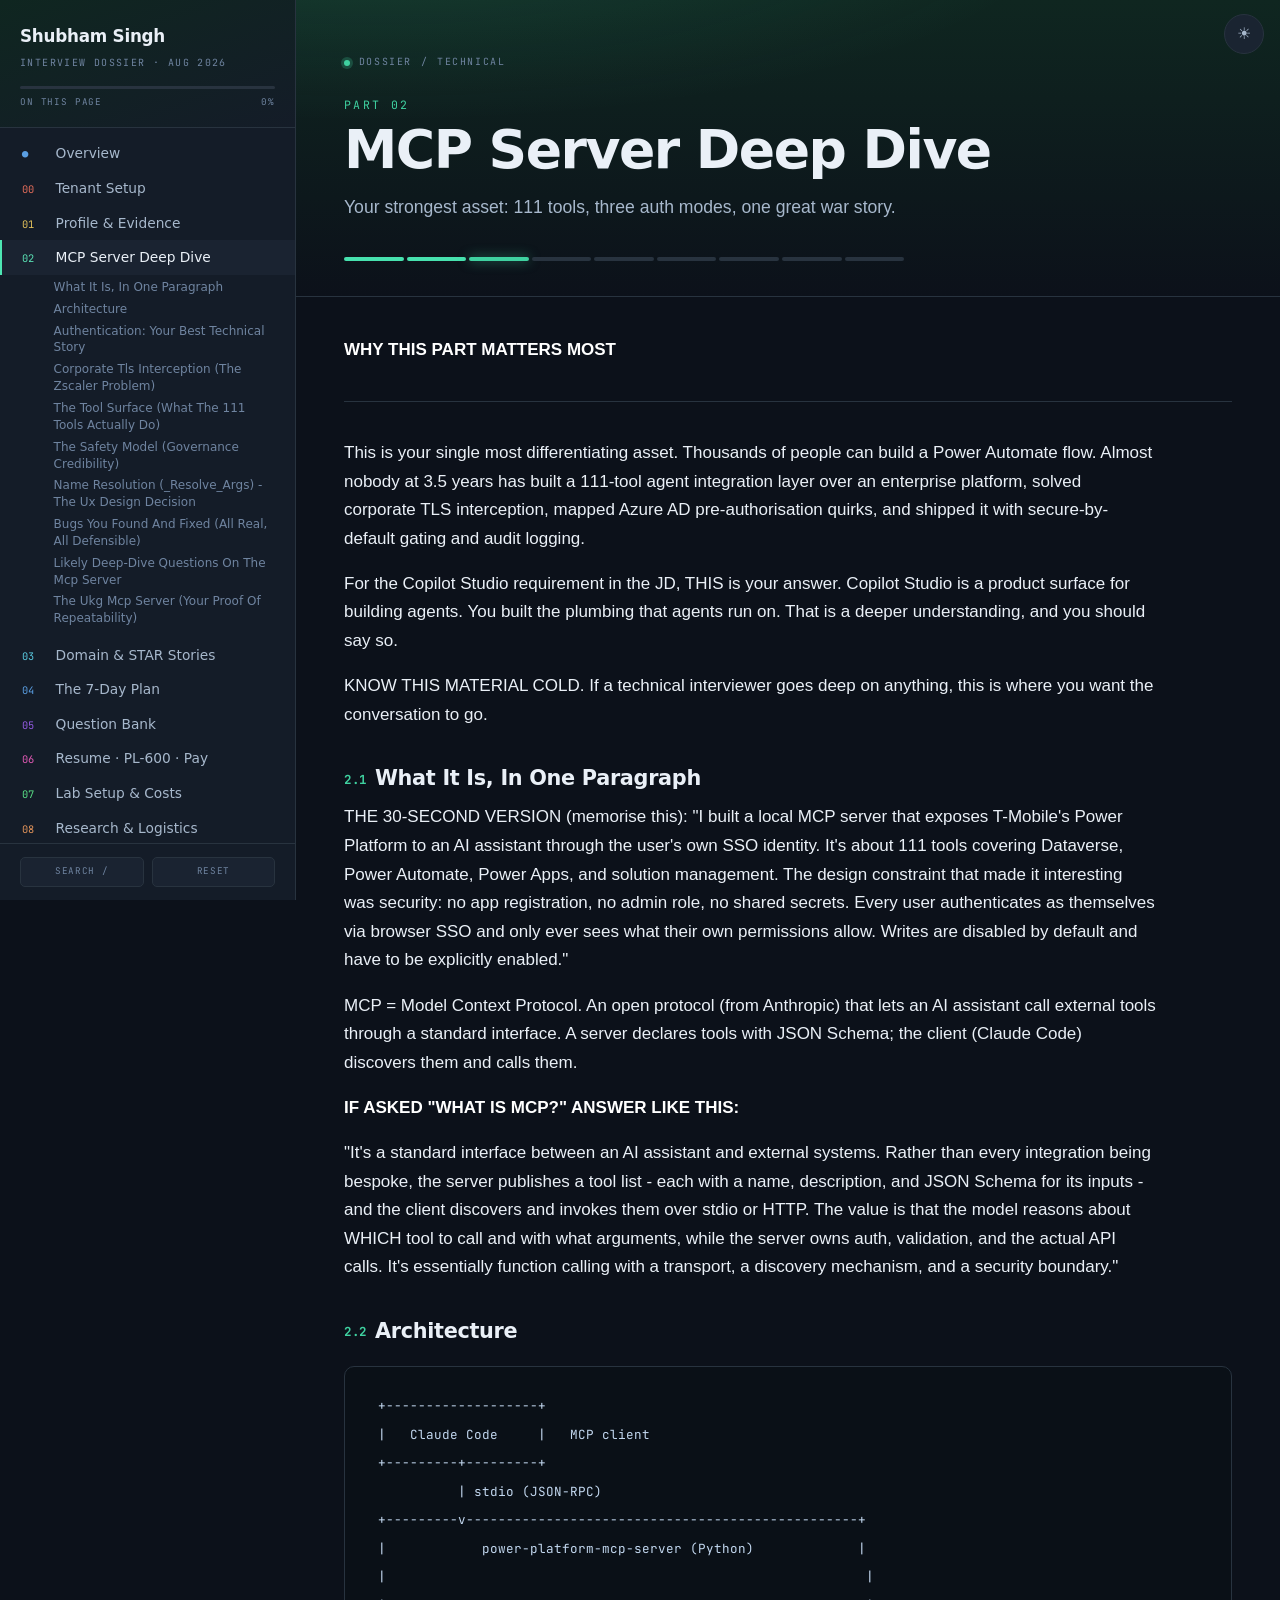
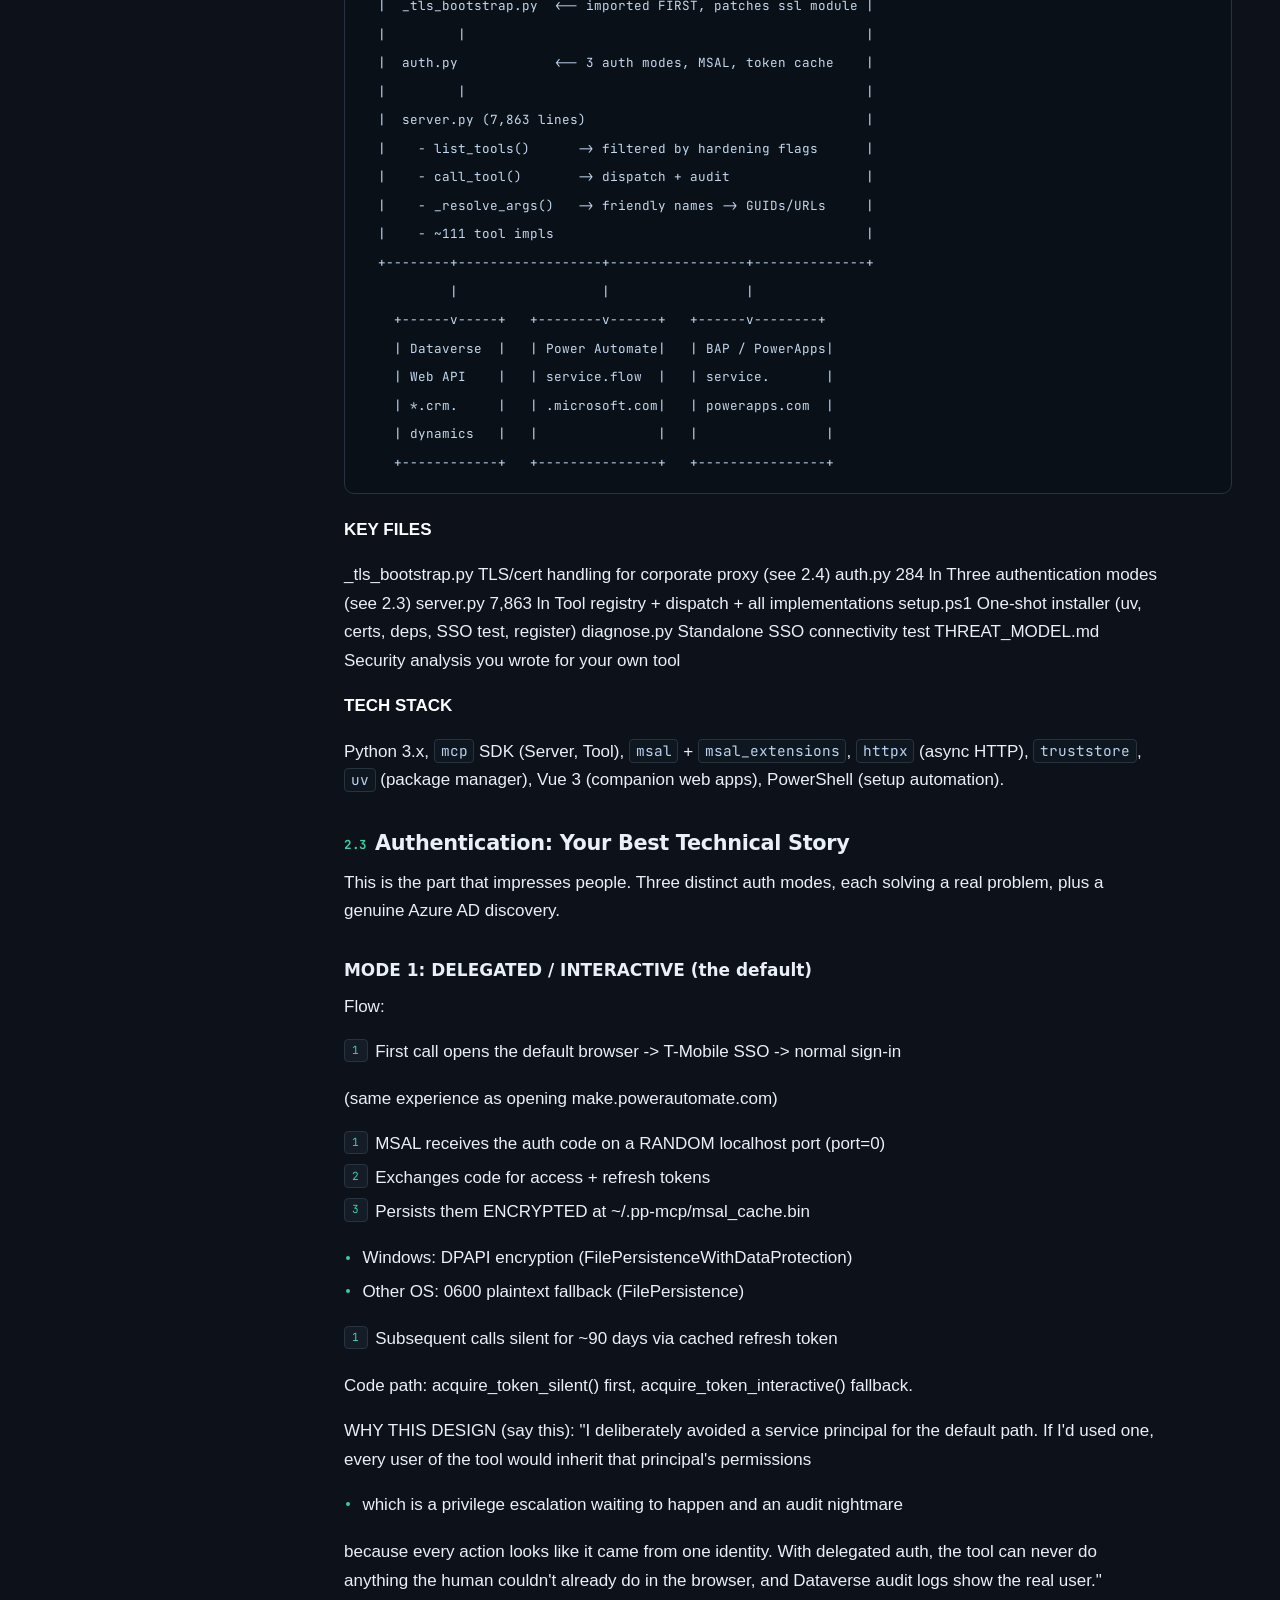
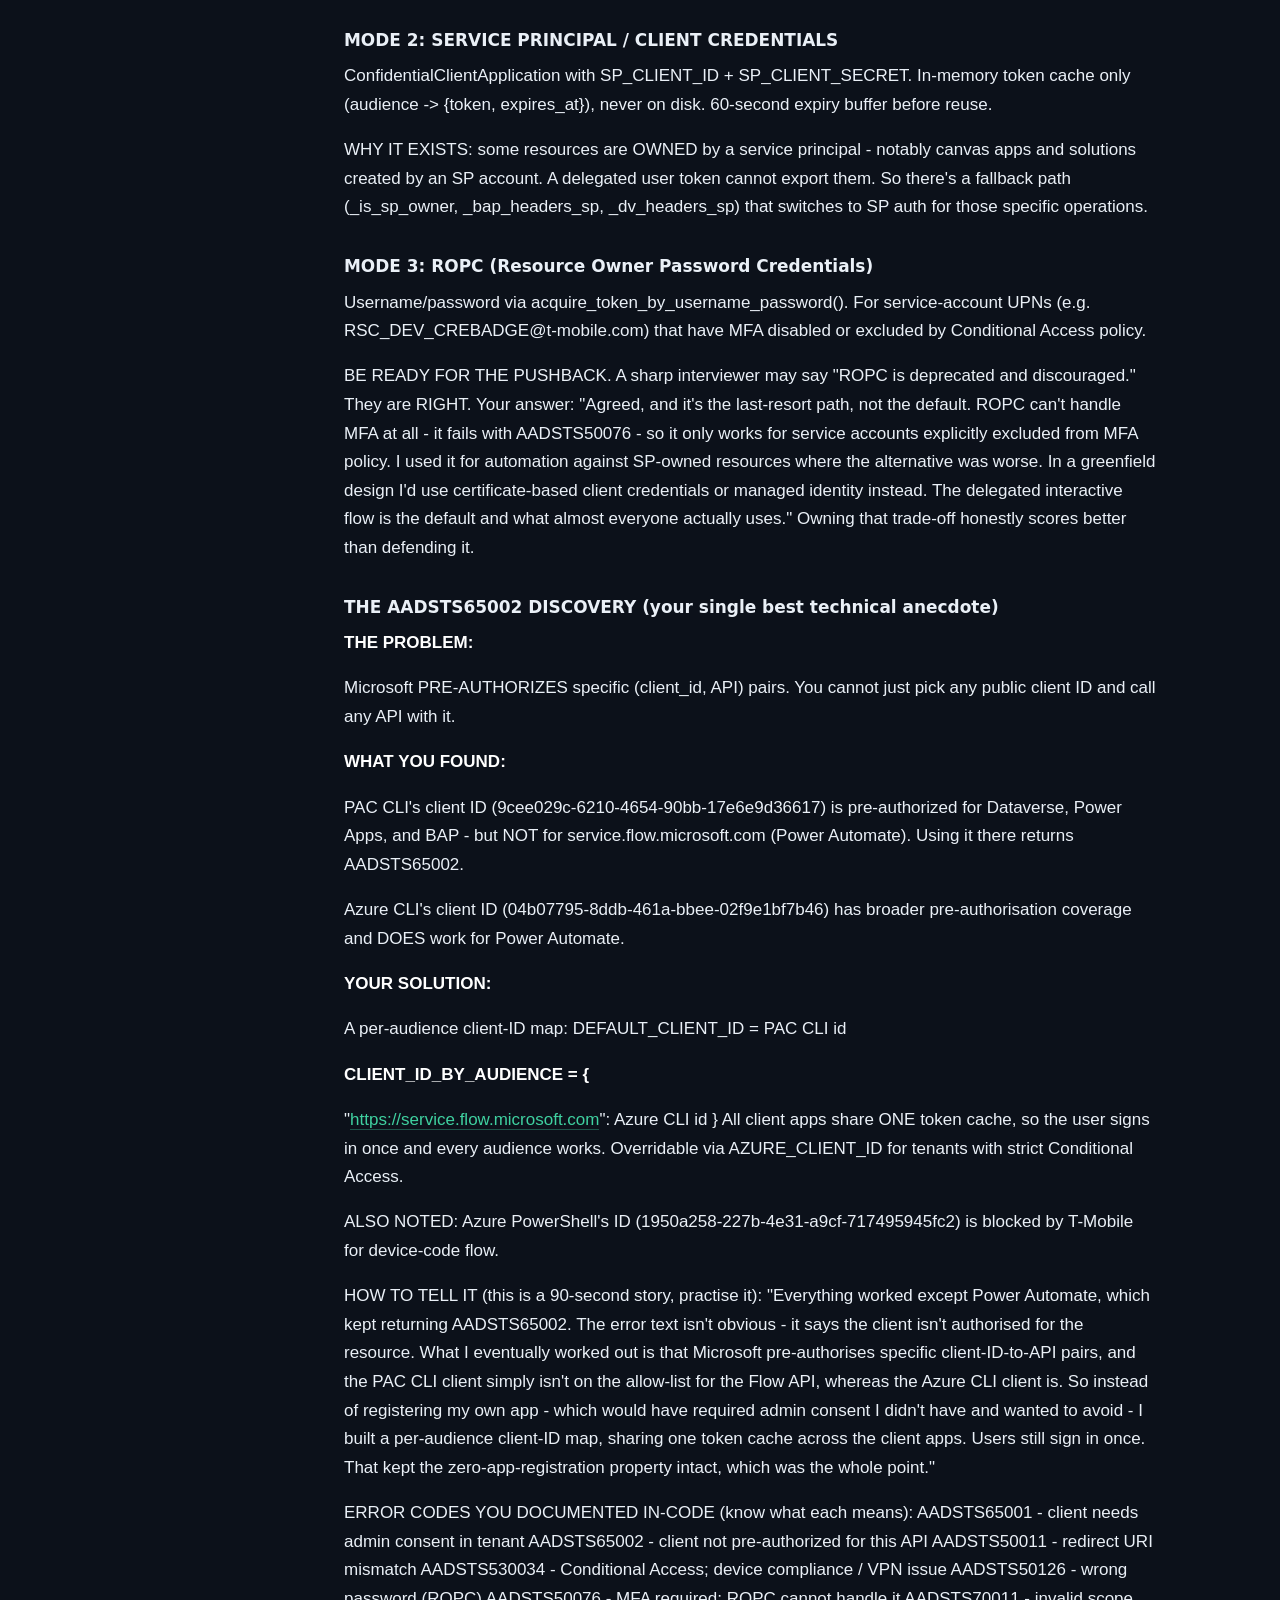
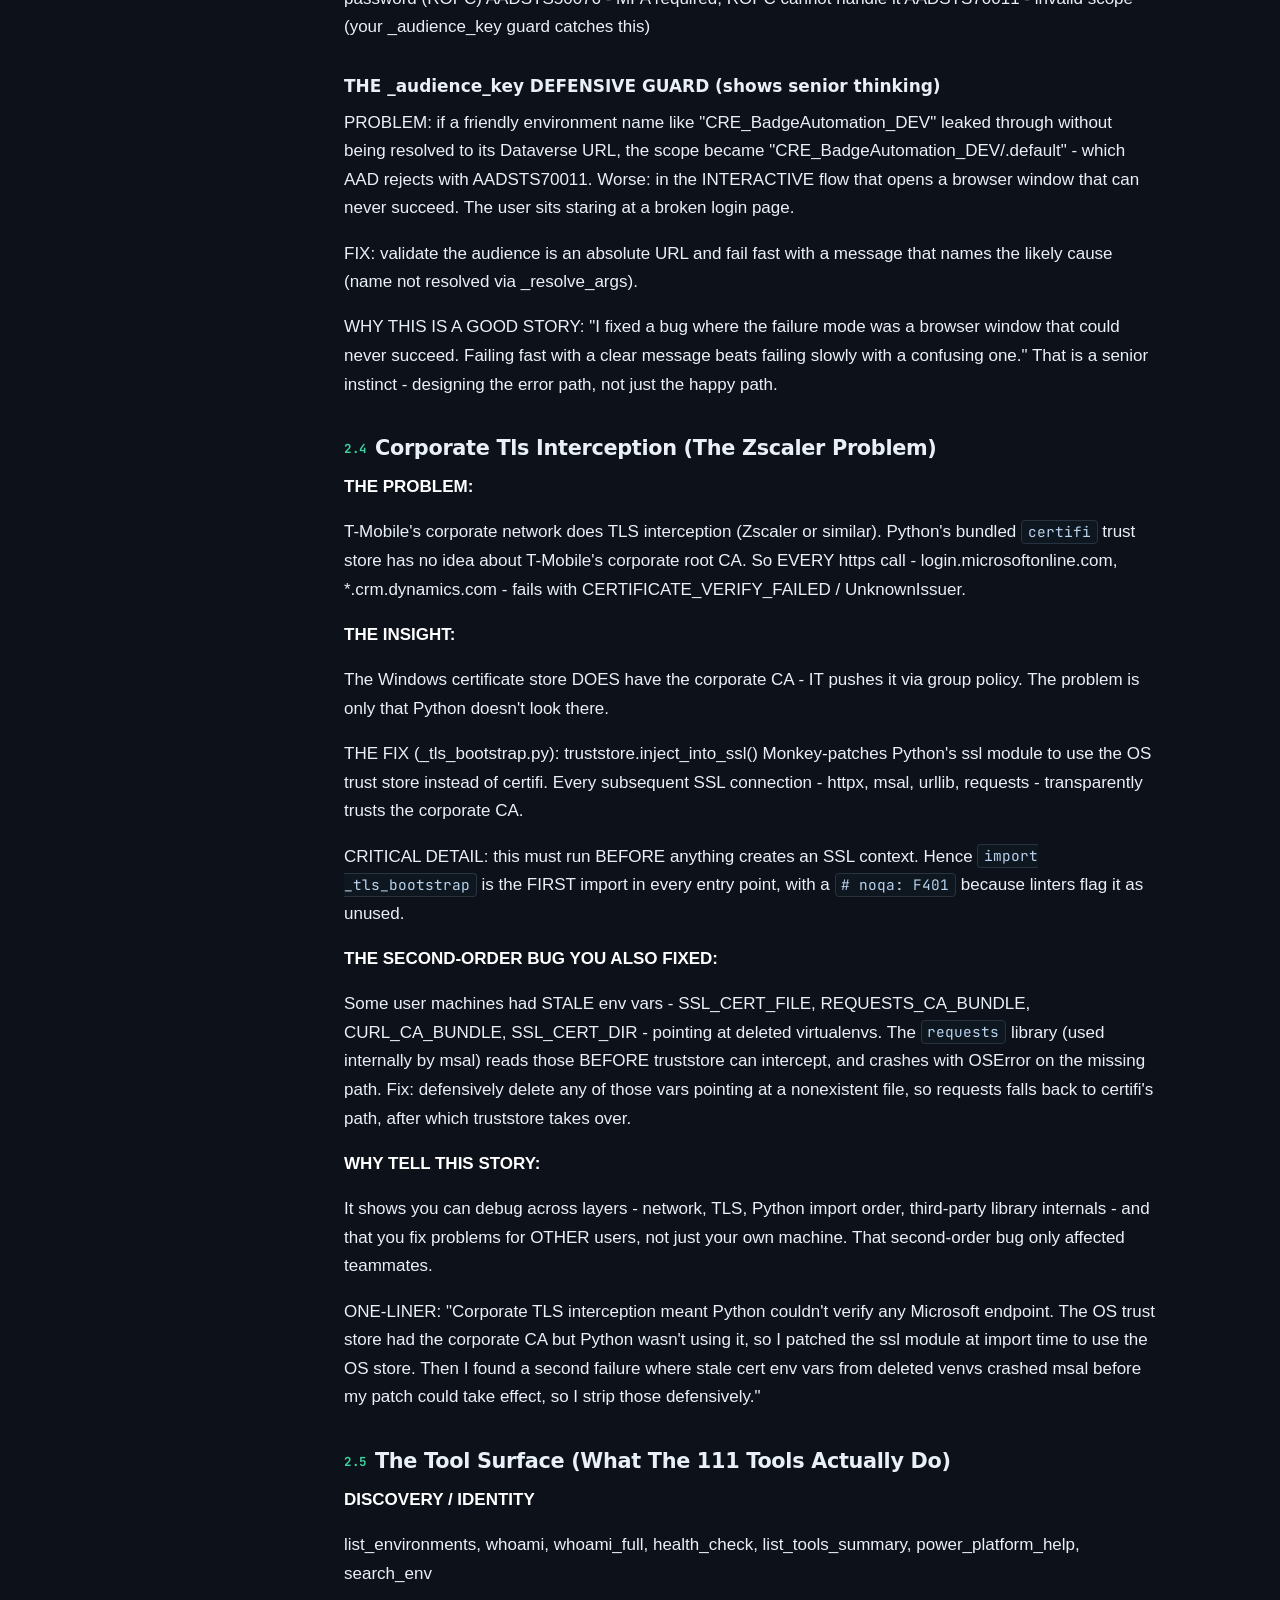
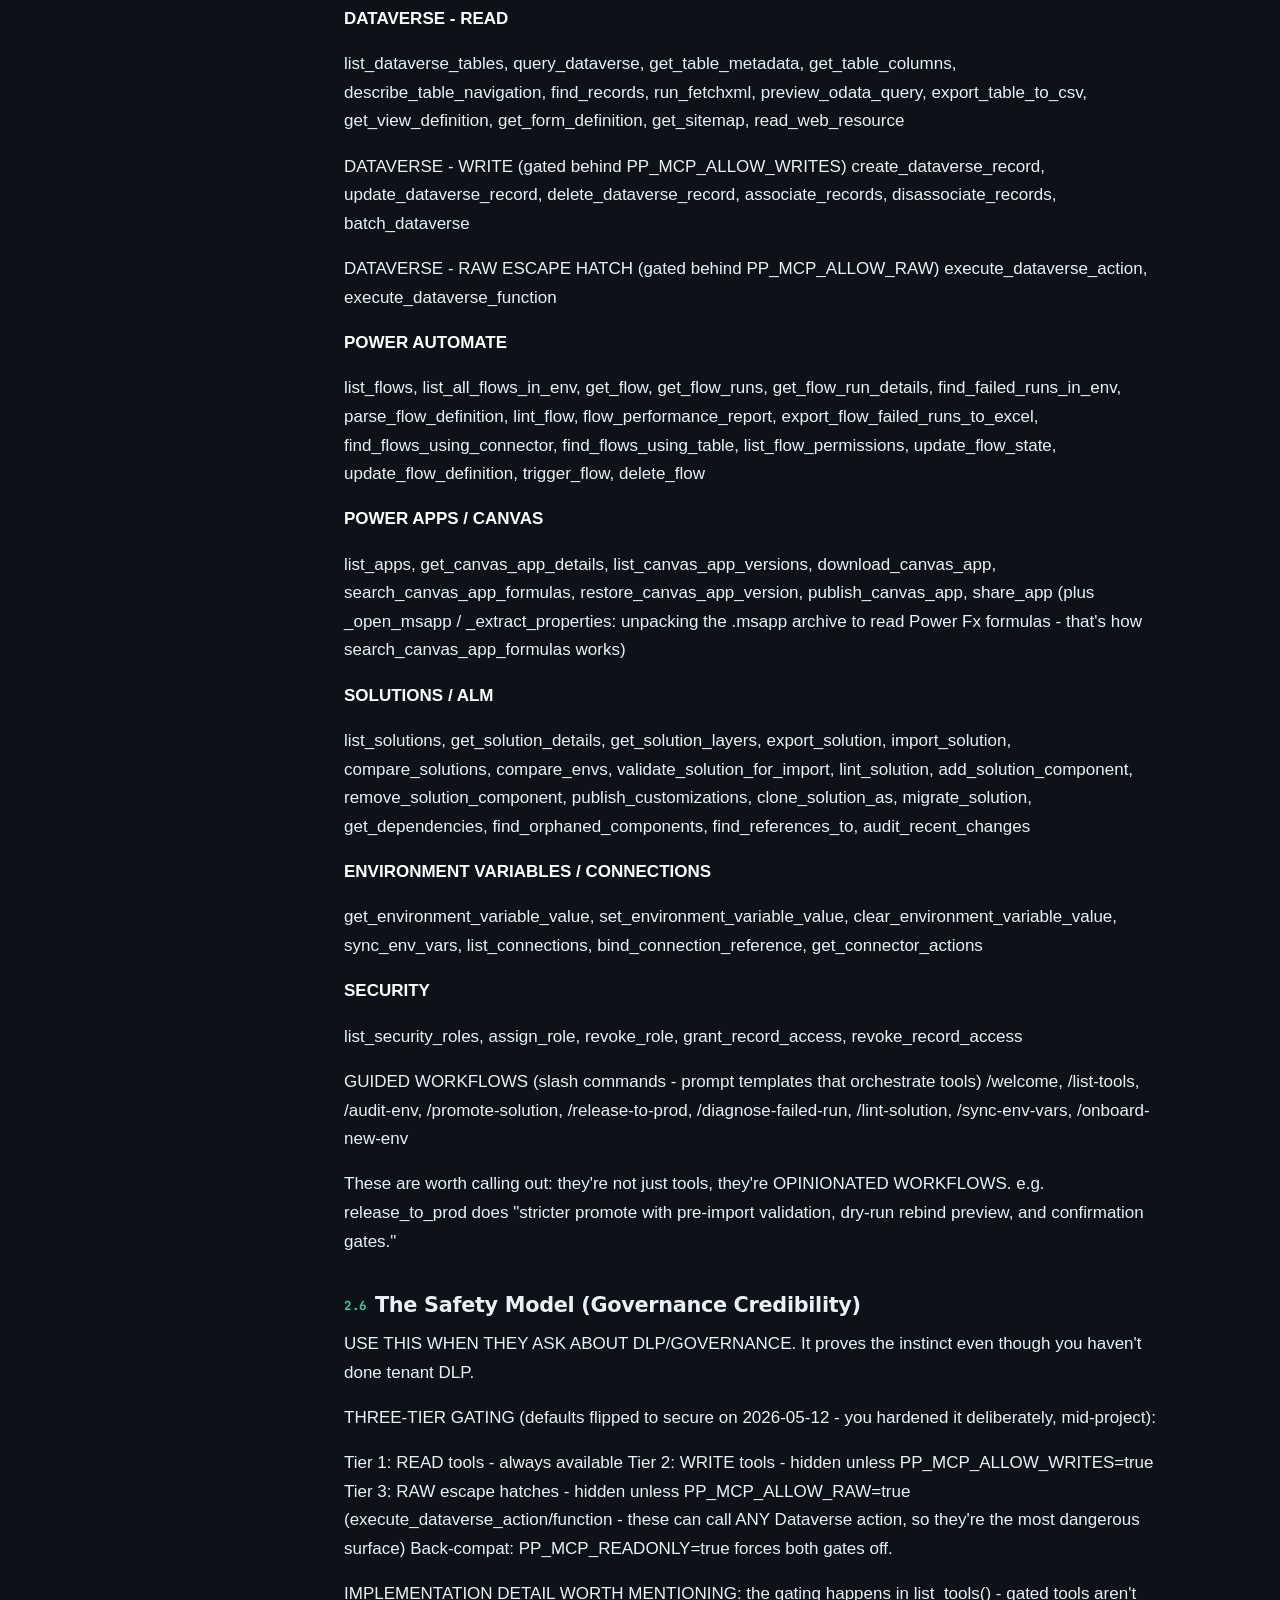
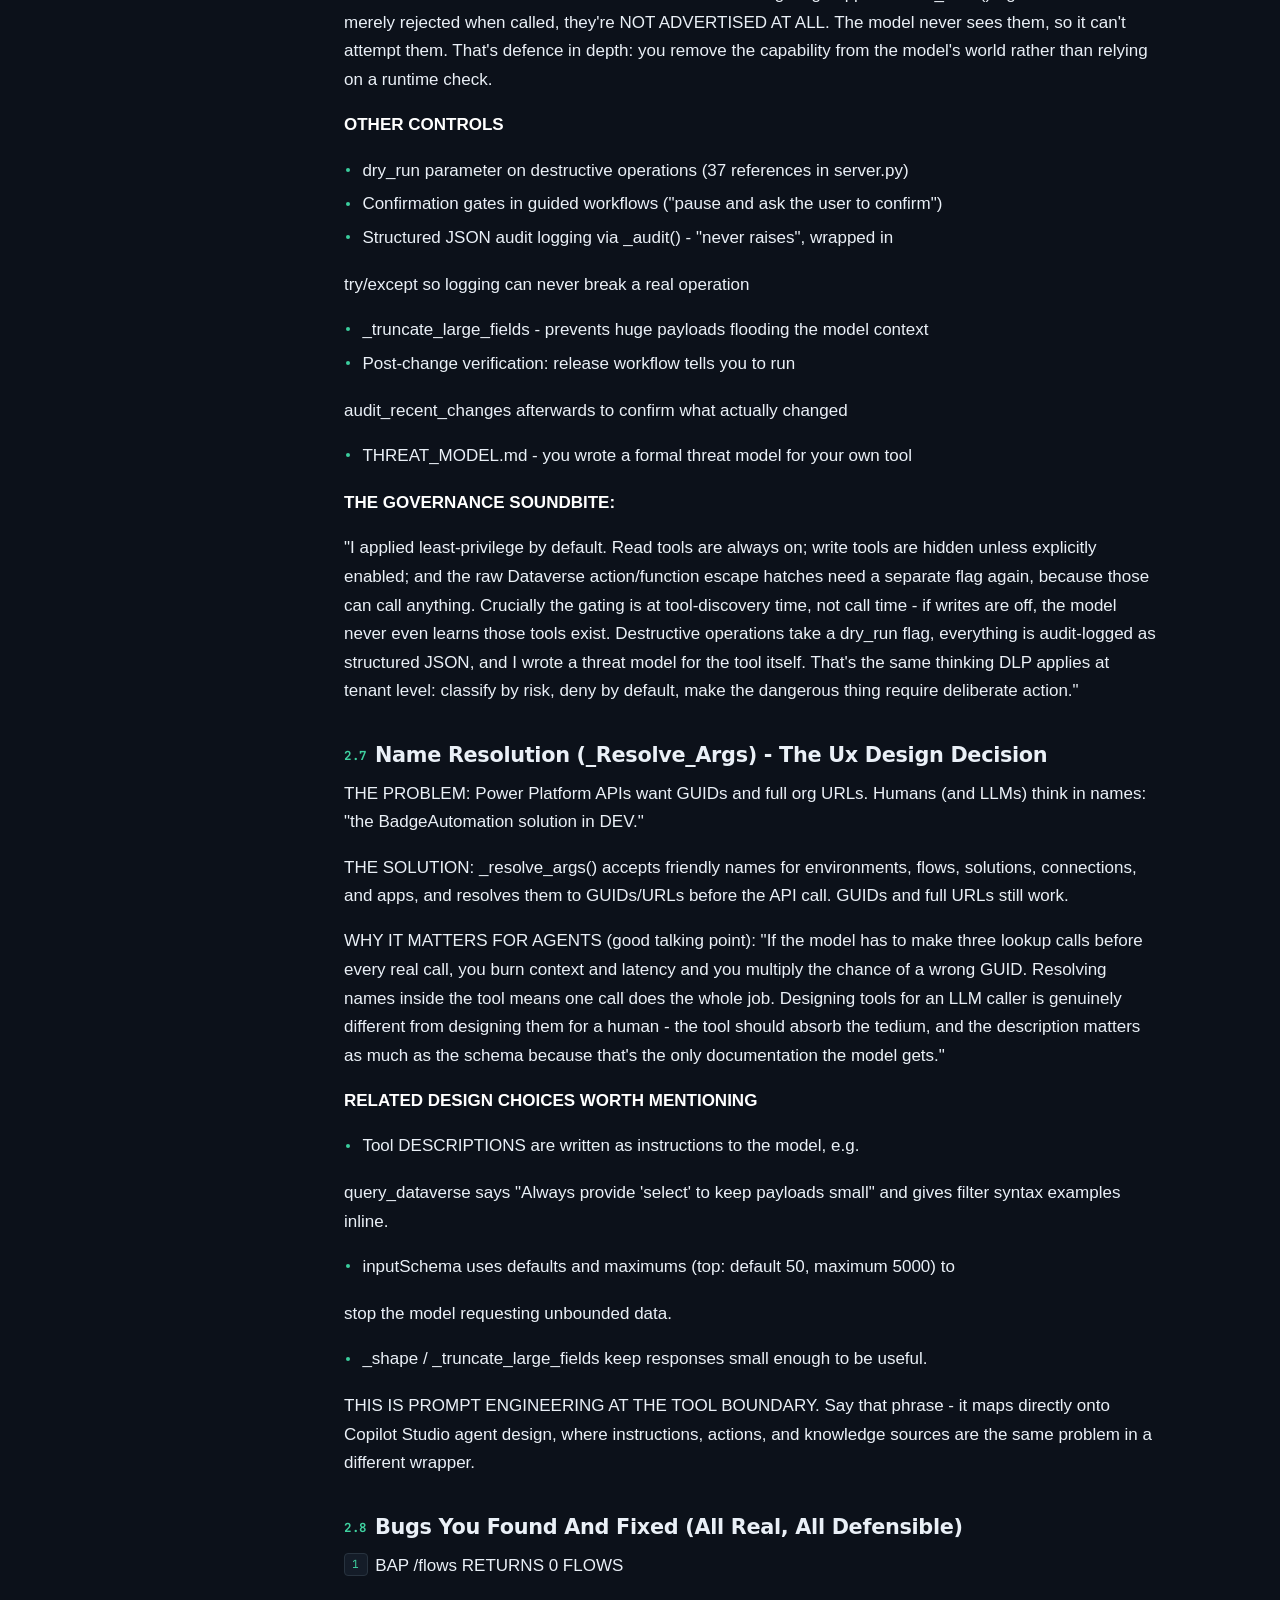
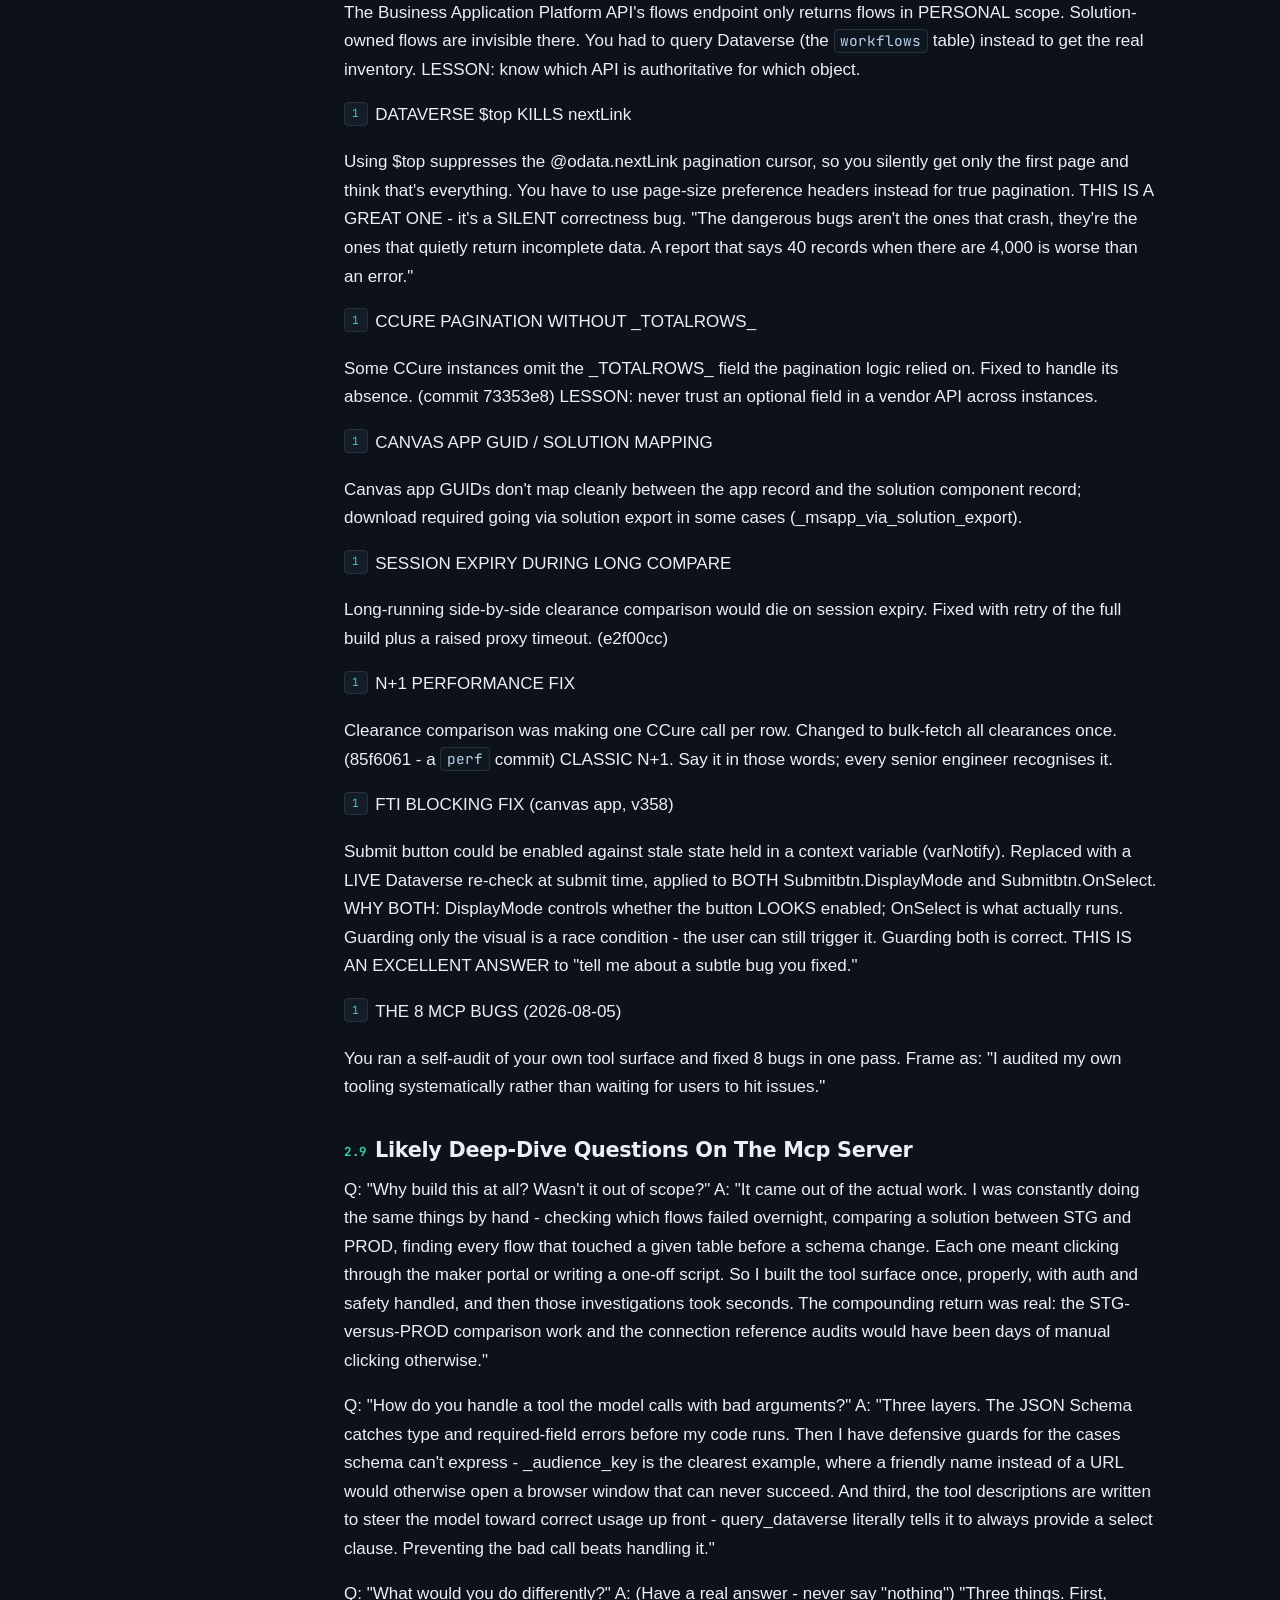
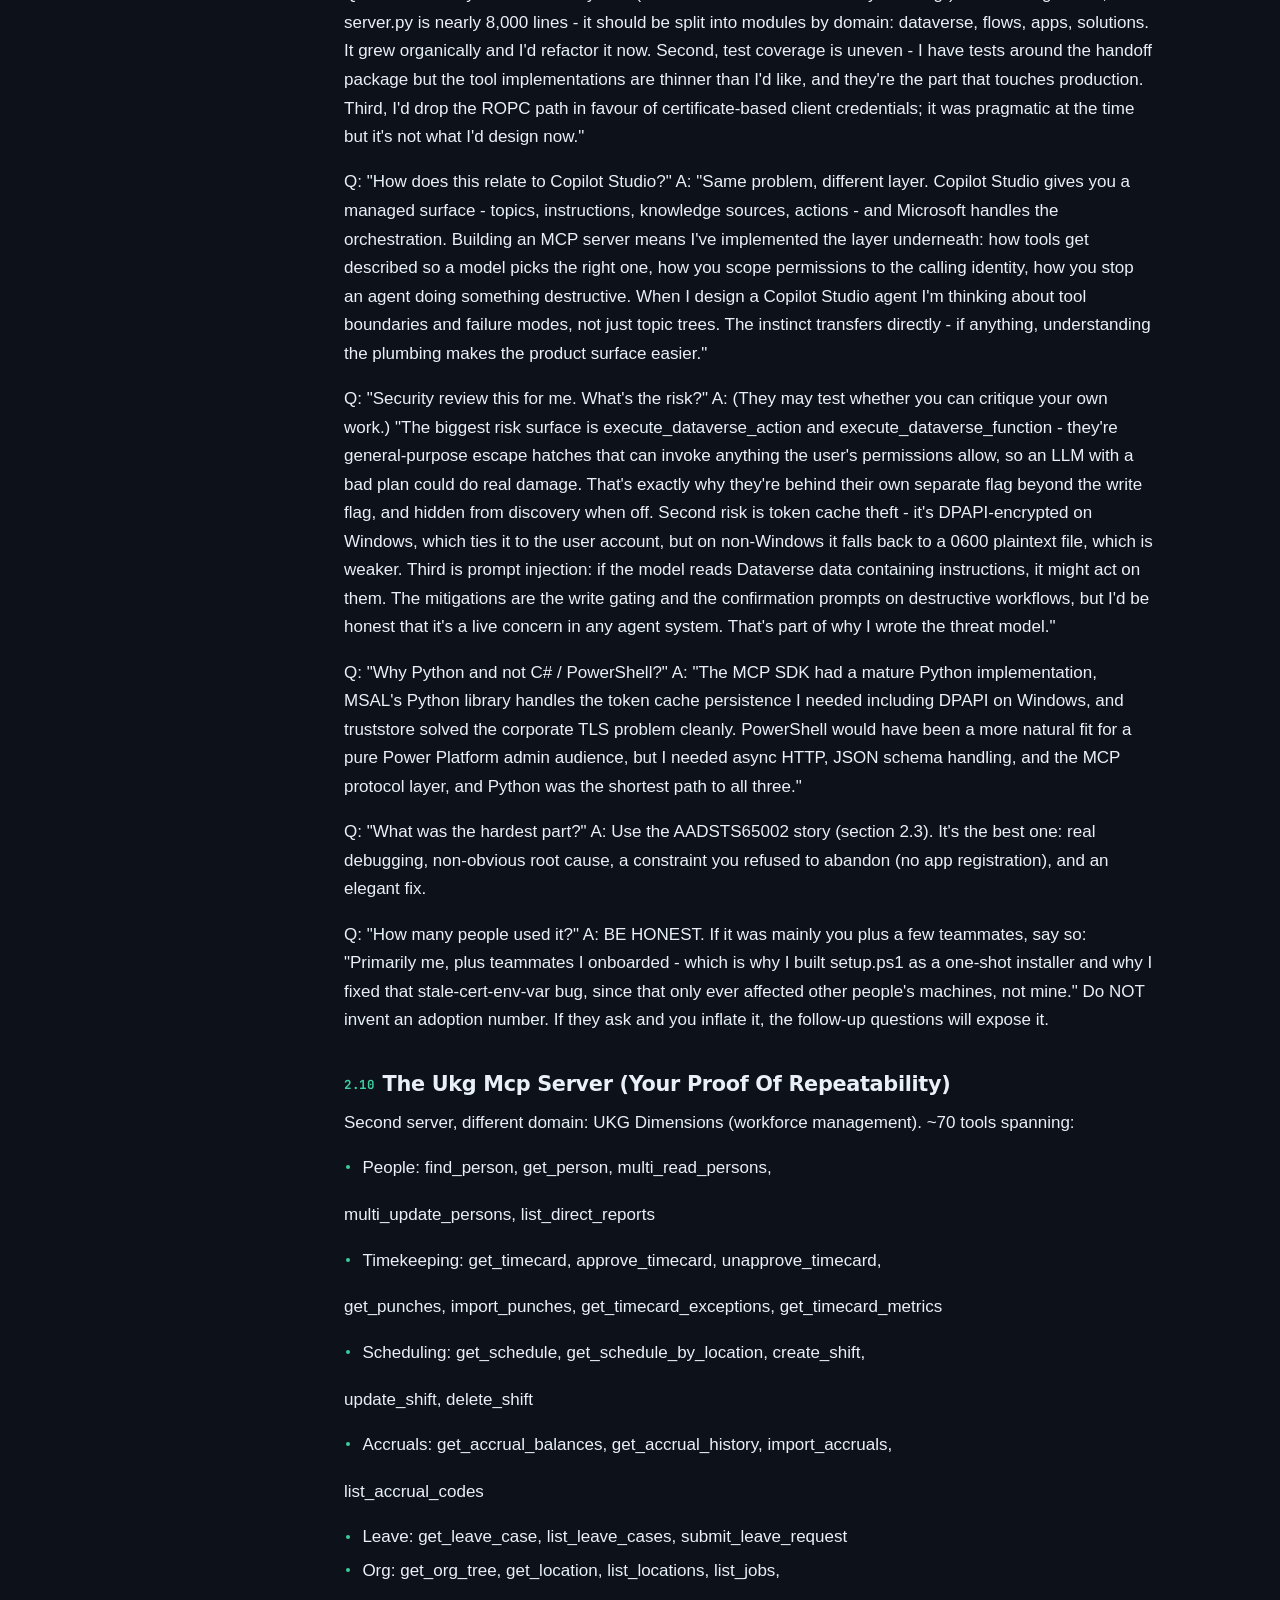
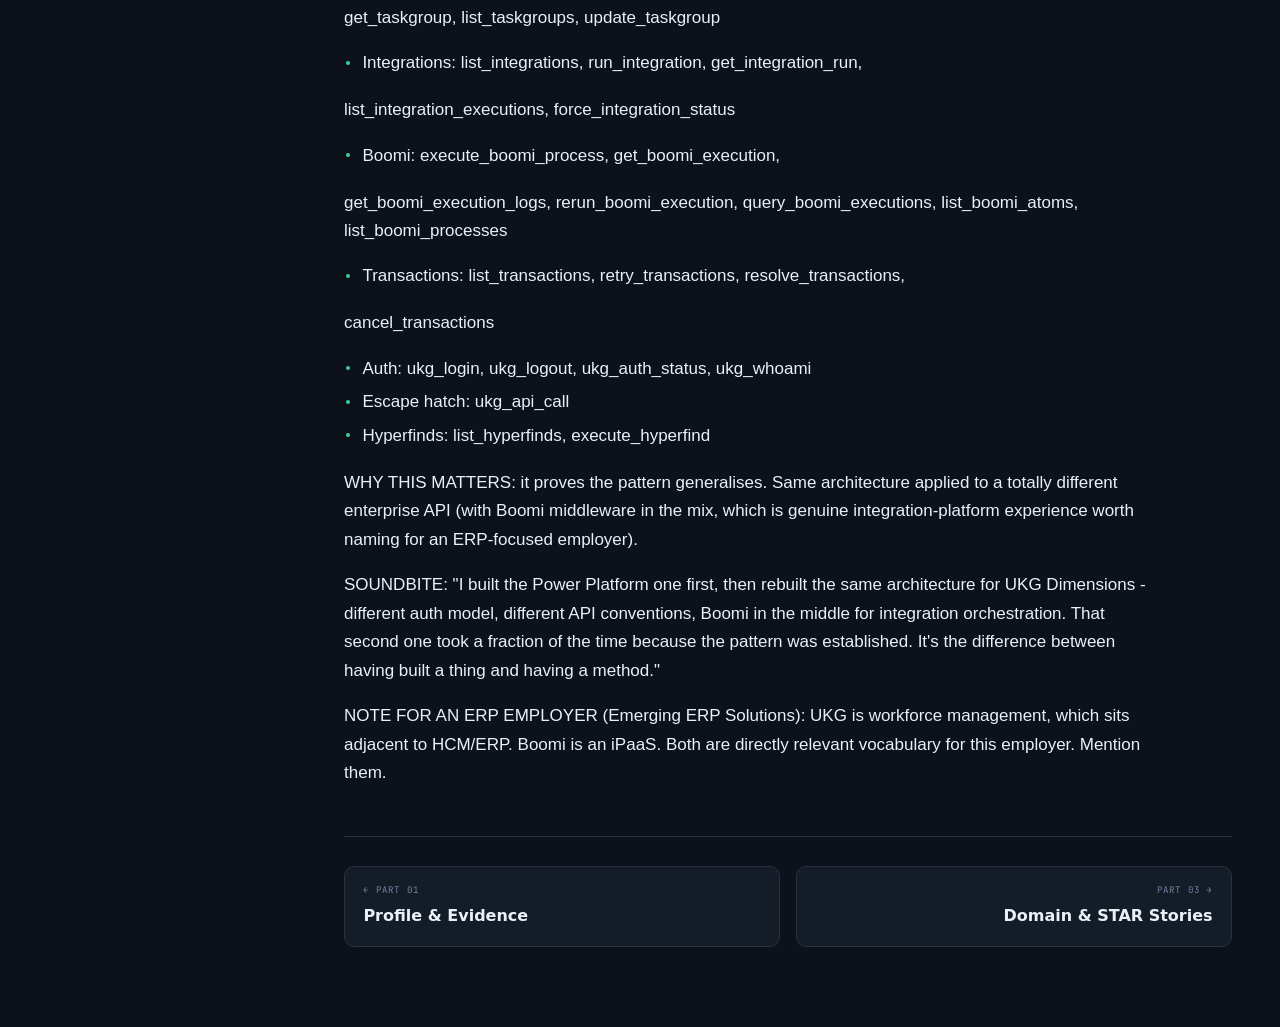
<file: mcp-server.html>
﻿<!doctype html><html lang="en"><head>
<meta charset="utf-8"><meta name="viewport" content="width=device-width,initial-scale=1">
<title>Part 02 — MCP Server Deep Dive</title>
<link rel="preconnect" href="https://fonts.googleapis.com">
<link rel="preconnect" href="https://fonts.gstatic.com" crossorigin>
<link href="https://fonts.googleapis.com/css2?family=Chivo:wght@400;600;700;800&family=Source+Serif+4:ital,opsz,wght@0,8..60,400;0,8..60,600;1,8..60,400&family=JetBrains+Mono:wght@400;500&display=swap" rel="stylesheet">
<link rel="stylesheet" href="assets/site.css">
<style>:root{--acc:#3FD1A0;--tint:#0F2620;--h:160}</style>
</head><body data-page="mcp-server">
<button id="burger" aria-label="Menu">&#9776;</button>
<aside id="rail">
 <div class="brand"><a href="index.html">
   <div class="who">Shubham Singh</div>
   <div class="role">Interview Dossier &middot; Aug 2026</div></a>
   <div class="pmeter"><div class="bar"><div class="fill"></div></div>
     <div class="lab"><span>ON THIS PAGE</span><span id="pct">0%</span></div></div>
 </div>
 <nav id="nav">
   <a class="np" href="index.html" style="--h:210"><span class="n">&#9679;</span>Overview</a>
   <a class="np" href="tenant-setup.html" style="--h:8"><span class="n">00</span>Tenant Setup</a><a class="np" href="profile.html" style="--h:45"><span class="n">01</span>Profile &amp; Evidence</a><a class="np on" href="mcp-server.html" style="--h:160"><span class="n">02</span>MCP Server Deep Dive</a><ul class="subs"><li><a href="#2-1-what-it-is-in-one-paragraph">What It Is, In One Paragraph</a></li><li><a href="#2-2-architecture">Architecture</a></li><li><a href="#2-3-authentication-your-best-technical-story">Authentication: Your Best Technical Story</a></li><li><a href="#2-4-corporate-tls-interception-the-zscaler-problem">Corporate Tls Interception (The Zscaler Problem)</a></li><li><a href="#2-5-the-tool-surface-what-the-111-tools-actually-do">The Tool Surface (What The 111 Tools Actually Do)</a></li><li><a href="#2-6-the-safety-model-governance-credibility">The Safety Model (Governance Credibility)</a></li><li><a href="#2-7-name-resolution-resolve-args-the-ux-design-decision">Name Resolution (_Resolve_Args) - The Ux Design Decision</a></li><li><a href="#2-8-bugs-you-found-and-fixed-all-real-all-defensible">Bugs You Found And Fixed (All Real, All Defensible)</a></li><li><a href="#2-9-likely-deep-dive-questions-on-the-mcp-server">Likely Deep-Dive Questions On The Mcp Server</a></li><li><a href="#2-10-the-ukg-mcp-server-your-proof-of-repeatability">The Ukg Mcp Server (Your Proof Of Repeatability)</a></li></ul><a class="np" href="stories.html" style="--h:190"><span class="n">03</span>Domain &amp; STAR Stories</a><a class="np" href="seven-day-plan.html" style="--h:210"><span class="n">04</span>The 7-Day Plan</a><a class="np" href="question-bank.html" style="--h:265"><span class="n">05</span>Question Bank</a><a class="np" href="resume-cert-pay.html" style="--h:320"><span class="n">06</span>Resume · PL-600 · Pay</a><a class="np" href="labs.html" style="--h:140"><span class="n">07</span>Lab Setup &amp; Costs</a><a class="np" href="logistics.html" style="--h:25"><span class="n">08</span>Research &amp; Logistics</a><a class="np" href="glossary.html" style="--h:290"><span class="n">09</span>Glossary</a>
 </nav>
 <div class="rfoot"><button id="sbtn">SEARCH /</button>
   <button id="resetc">RESET <span id="ccount"></span></button></div>
</aside>
<main><header class="phead"><div class="wrap">
 <div class="crumb"><span class="dot"></span><a href="index.html">Dossier</a>
   <span>/</span><span>Technical</span></div>
 <span class="pnum">PART 02</span>
 <h1>MCP Server Deep Dive</h1><p class="bl">Your strongest asset: 111 tools, three auth modes, one great war story.</p>
 <div class="strip" style="--sh:160"><i class="a"></i><i class="a"></i><i class="cur"></i><i class=""></i><i class=""></i><i class=""></i><i class=""></i><i class=""></i><i class=""></i></div>
</div></header>
<div class="wrap"><div class="body"><p><strong>WHY THIS PART MATTERS MOST</strong></p>
<hr>
<p>This is your single most differentiating asset. Thousands of people can build a Power Automate flow. Almost nobody at 3.5 years has built a 111-tool agent integration layer over an enterprise platform, solved corporate TLS interception, mapped Azure AD pre-authorisation quirks, and shipped it with secure-by-default gating and audit logging.</p>
<p>For the Copilot Studio requirement in the JD, THIS is your answer. Copilot Studio is a product surface for building agents. You built the plumbing that agents run on. That is a deeper understanding, and you should say so.</p>
<p>KNOW THIS MATERIAL COLD. If a technical interviewer goes deep on anything, this is where you want the conversation to go.</p>
<h3 id="2-1-what-it-is-in-one-paragraph" class="h2"><span class="hnum">2.1</span>What It Is, In One Paragraph<a class="anchor" href="#2-1-what-it-is-in-one-paragraph" aria-label="Link to section">#</a></h3>
<p>THE 30-SECOND VERSION (memorise this): "I built a local MCP server that exposes T-Mobile's Power Platform to an AI assistant through the user's own SSO identity. It's about 111 tools covering Dataverse, Power Automate, Power Apps, and solution management. The design constraint that made it interesting was security: no app registration, no admin role, no shared secrets. Every user authenticates as themselves via browser SSO and only ever sees what their own permissions allow. Writes are disabled by default and have to be explicitly enabled."</p>
<p>MCP = Model Context Protocol. An open protocol (from Anthropic) that lets an AI assistant call external tools through a standard interface. A server declares tools with JSON Schema; the client (Claude Code) discovers them and calls them.</p>
<p><strong>IF ASKED "WHAT IS MCP?" ANSWER LIKE THIS:</strong></p>
<p>"It's a standard interface between an AI assistant and external systems. Rather than every integration being bespoke, the server publishes a tool list - each with a name, description, and JSON Schema for its inputs - and the client discovers and invokes them over stdio or HTTP. The value is that the model reasons about WHICH tool to call and with what arguments, while the server owns auth, validation, and the actual API calls. It's essentially function calling with a transport, a discovery mechanism, and a security boundary."</p>
<h3 id="2-2-architecture" class="h2"><span class="hnum">2.2</span>Architecture<a class="anchor" href="#2-2-architecture" aria-label="Link to section">#</a></h3>
<div class="codeblock"><pre><code>  +-------------------+
  |   Claude Code     |   MCP client
  +---------+---------+
            | stdio (JSON-RPC)
  +---------v-------------------------------------------------+
  |            power-platform-mcp-server (Python)             |
  |                                                            |
  |  _tls_bootstrap.py  &lt;-- imported FIRST, patches ssl module |
  |         |                                                  |
  |  auth.py            &lt;-- 3 auth modes, MSAL, token cache    |
  |         |                                                  |
  |  server.py (7,863 lines)                                   |
  |    - list_tools()      -&gt; filtered by hardening flags      |
  |    - call_tool()       -&gt; dispatch + audit                 |
  |    - _resolve_args()   -&gt; friendly names -&gt; GUIDs/URLs     |
  |    - ~111 tool impls                                       |
  +--------+------------------+-----------------+--------------+
           |                  |                 |
    +------v-----+   +--------v------+   +------v--------+
    | Dataverse  |   | Power Automate|   | BAP / PowerApps|
    | Web API    |   | service.flow  |   | service.       |
    | *.crm.     |   | .microsoft.com|   | powerapps.com  |
    | dynamics   |   |               |   |                |
    +------------+   +---------------+   +----------------+</code></pre><button class="copy" type="button">copy</button></div>
<p><strong>KEY FILES</strong></p>
<p>_tls_bootstrap.py     TLS/cert handling for corporate proxy (see 2.4) auth.py       284 ln  Three authentication modes (see 2.3) server.py   7,863 ln  Tool registry + dispatch + all implementations setup.ps1             One-shot installer (uv, certs, deps, SSO test, register) diagnose.py           Standalone SSO connectivity test THREAT_MODEL.md       Security analysis you wrote for your own tool</p>
<p><strong>TECH STACK</strong></p>
<p>Python 3.x, <code>mcp</code> SDK (Server, Tool), <code>msal</code> + <code>msal_extensions</code>, <code>httpx</code> (async HTTP), <code>truststore</code>, <code>uv</code> (package manager), Vue 3 (companion web apps), PowerShell (setup automation).</p>
<h3 id="2-3-authentication-your-best-technical-story" class="h2"><span class="hnum">2.3</span>Authentication: Your Best Technical Story<a class="anchor" href="#2-3-authentication-your-best-technical-story" aria-label="Link to section">#</a></h3>
<p>This is the part that impresses people. Three distinct auth modes, each solving a real problem, plus a genuine Azure AD discovery.</p>
<h4 id="mode-1-delegated-interactive-the-default" class="h3">MODE 1: DELEGATED / INTERACTIVE (the default)<a class="anchor" href="#mode-1-delegated-interactive-the-default" aria-label="Link to section">#</a></h4>
<p>Flow:</p>
<ol>
<li>First call opens the default browser -&gt; T-Mobile SSO -&gt; normal sign-in</li>
</ol>
<p>(same experience as opening make.powerautomate.com)</p>
<ol>
<li>MSAL receives the auth code on a RANDOM localhost port (port=0)</li>
<li>Exchanges code for access + refresh tokens</li>
<li>Persists them ENCRYPTED at ~/.pp-mcp/msal_cache.bin</li>
</ol>
<ul>
<li>Windows: DPAPI encryption (FilePersistenceWithDataProtection)</li>
<li>Other OS: 0600 plaintext fallback (FilePersistence)</li>
</ul>
<ol>
<li>Subsequent calls silent for ~90 days via cached refresh token</li>
</ol>
<p>Code path: acquire_token_silent() first, acquire_token_interactive() fallback.</p>
<p>WHY THIS DESIGN (say this): "I deliberately avoided a service principal for the default path. If I'd used one, every user of the tool would inherit that principal's permissions</p>
<ul>
<li>which is a privilege escalation waiting to happen and an audit nightmare</li>
</ul>
<p>because every action looks like it came from one identity. With delegated auth, the tool can never do anything the human couldn't already do in the browser, and Dataverse audit logs show the real user."</p>
<h4 id="mode-2-service-principal-client-credentials" class="h3">MODE 2: SERVICE PRINCIPAL / CLIENT CREDENTIALS<a class="anchor" href="#mode-2-service-principal-client-credentials" aria-label="Link to section">#</a></h4>
<p>ConfidentialClientApplication with SP_CLIENT_ID + SP_CLIENT_SECRET. In-memory token cache only (audience -&gt; {token, expires_at}), never on disk. 60-second expiry buffer before reuse.</p>
<p>WHY IT EXISTS: some resources are OWNED by a service principal - notably canvas apps and solutions created by an SP account. A delegated user token cannot export them. So there's a fallback path (_is_sp_owner, _bap_headers_sp, _dv_headers_sp) that switches to SP auth for those specific operations.</p>
<h4 id="mode-3-ropc-resource-owner-password-credentials" class="h3">MODE 3: ROPC (Resource Owner Password Credentials)<a class="anchor" href="#mode-3-ropc-resource-owner-password-credentials" aria-label="Link to section">#</a></h4>
<p>Username/password via acquire_token_by_username_password(). For service-account UPNs (e.g. RSC_DEV_CREBADGE@t-mobile.com) that have MFA disabled or excluded by Conditional Access policy.</p>
<p>BE READY FOR THE PUSHBACK. A sharp interviewer may say "ROPC is deprecated and discouraged." They are RIGHT. Your answer: "Agreed, and it's the last-resort path, not the default. ROPC can't handle MFA at all - it fails with AADSTS50076 - so it only works for service accounts explicitly excluded from MFA policy. I used it for automation against SP-owned resources where the alternative was worse. In a greenfield design I'd use certificate-based client credentials or managed identity instead. The delegated interactive flow is the default and what almost everyone actually uses." Owning that trade-off honestly scores better than defending it.</p>
<h4 id="the-aadsts65002-discovery-your-single-best-technical-anecdot" class="h3">THE AADSTS65002 DISCOVERY (your single best technical anecdote)<a class="anchor" href="#the-aadsts65002-discovery-your-single-best-technical-anecdot" aria-label="Link to section">#</a></h4>
<p><strong>THE PROBLEM:</strong></p>
<p>Microsoft PRE-AUTHORIZES specific (client_id, API) pairs. You cannot just pick any public client ID and call any API with it.</p>
<p><strong>WHAT YOU FOUND:</strong></p>
<p>PAC CLI's client ID (9cee029c-6210-4654-90bb-17e6e9d36617) is pre-authorized for Dataverse, Power Apps, and BAP - but NOT for service.flow.microsoft.com (Power Automate). Using it there returns AADSTS65002.</p>
<p>Azure CLI's client ID (04b07795-8ddb-461a-bbee-02f9e1bf7b46) has broader pre-authorisation coverage and DOES work for Power Automate.</p>
<p><strong>YOUR SOLUTION:</strong></p>
<p>A per-audience client-ID map: DEFAULT_CLIENT_ID = PAC CLI id</p>
<p><strong>CLIENT_ID_BY_AUDIENCE = {</strong></p>
<p>"<a href="https://urldefense.com/v3/__https://service.flow.microsoft.com__;!!OrxsNty6D4my!4kkKqn6aZsGuGgfCtrMYSBM5MEG_Ka5fUReWyJSmkz5WategmrrTT-ygcV1jrjS2QJdCr5zSZTmEp58QnEw7XNI4NdWhlPbG5yY1$">https://service.flow.microsoft.com</a>": Azure CLI id } All client apps share ONE token cache, so the user signs in once and every audience works. Overridable via AZURE_CLIENT_ID for tenants with strict Conditional Access.</p>
<p>ALSO NOTED: Azure PowerShell's ID (1950a258-227b-4e31-a9cf-717495945fc2) is blocked by T-Mobile for device-code flow.</p>
<p>HOW TO TELL IT (this is a 90-second story, practise it): "Everything worked except Power Automate, which kept returning AADSTS65002. The error text isn't obvious - it says the client isn't authorised for the resource. What I eventually worked out is that Microsoft pre-authorises specific client-ID-to-API pairs, and the PAC CLI client simply isn't on the allow-list for the Flow API, whereas the Azure CLI client is. So instead of registering my own app - which would have required admin consent I didn't have and wanted to avoid - I built a per-audience client-ID map, sharing one token cache across the client apps. Users still sign in once. That kept the zero-app-registration property intact, which was the whole point."</p>
<p>ERROR CODES YOU DOCUMENTED IN-CODE (know what each means): AADSTS65001  - client needs admin consent in tenant AADSTS65002  - client not pre-authorized for this API AADSTS50011  - redirect URI mismatch AADSTS530034 - Conditional Access; device compliance / VPN issue AADSTS50126  - wrong password (ROPC) AADSTS50076  - MFA required; ROPC cannot handle it AADSTS70011  - invalid scope (your _audience_key guard catches this)</p>
<h4 id="the-audience-key-defensive-guard-shows-senior-thinking" class="h3">THE _audience_key DEFENSIVE GUARD (shows senior thinking)<a class="anchor" href="#the-audience-key-defensive-guard-shows-senior-thinking" aria-label="Link to section">#</a></h4>
<p>PROBLEM: if a friendly environment name like "CRE_BadgeAutomation_DEV" leaked through without being resolved to its Dataverse URL, the scope became "CRE_BadgeAutomation_DEV/.default" - which AAD rejects with AADSTS70011. Worse: in the INTERACTIVE flow that opens a browser window that can never succeed. The user sits staring at a broken login page.</p>
<p>FIX: validate the audience is an absolute URL and fail fast with a message that names the likely cause (name not resolved via _resolve_args).</p>
<p>WHY THIS IS A GOOD STORY: "I fixed a bug where the failure mode was a browser window that could never succeed. Failing fast with a clear message beats failing slowly with a confusing one." That is a senior instinct - designing the error path, not just the happy path.</p>
<h3 id="2-4-corporate-tls-interception-the-zscaler-problem" class="h2"><span class="hnum">2.4</span>Corporate Tls Interception (The Zscaler Problem)<a class="anchor" href="#2-4-corporate-tls-interception-the-zscaler-problem" aria-label="Link to section">#</a></h3>
<p><strong>THE PROBLEM:</strong></p>
<p>T-Mobile's corporate network does TLS interception (Zscaler or similar). Python's bundled <code>certifi</code> trust store has no idea about T-Mobile's corporate root CA. So EVERY https call - login.microsoftonline.com, *.crm.dynamics.com - fails with CERTIFICATE_VERIFY_FAILED / UnknownIssuer.</p>
<p><strong>THE INSIGHT:</strong></p>
<p>The Windows certificate store DOES have the corporate CA - IT pushes it via group policy. The problem is only that Python doesn't look there.</p>
<p>THE FIX (_tls_bootstrap.py): truststore.inject_into_ssl() Monkey-patches Python's ssl module to use the OS trust store instead of certifi. Every subsequent SSL connection - httpx, msal, urllib, requests - transparently trusts the corporate CA.</p>
<p>CRITICAL DETAIL: this must run BEFORE anything creates an SSL context. Hence <code>import _tls_bootstrap</code> is the FIRST import in every entry point, with a <code># noqa: F401</code> because linters flag it as unused.</p>
<p><strong>THE SECOND-ORDER BUG YOU ALSO FIXED:</strong></p>
<p>Some user machines had STALE env vars - SSL_CERT_FILE, REQUESTS_CA_BUNDLE, CURL_CA_BUNDLE, SSL_CERT_DIR - pointing at deleted virtualenvs. The <code>requests</code> library (used internally by msal) reads those BEFORE truststore can intercept, and crashes with OSError on the missing path. Fix: defensively delete any of those vars pointing at a nonexistent file, so requests falls back to certifi's path, after which truststore takes over.</p>
<p><strong>WHY TELL THIS STORY:</strong></p>
<p>It shows you can debug across layers - network, TLS, Python import order, third-party library internals - and that you fix problems for OTHER users, not just your own machine. That second-order bug only affected teammates.</p>
<p>ONE-LINER: "Corporate TLS interception meant Python couldn't verify any Microsoft endpoint. The OS trust store had the corporate CA but Python wasn't using it, so I patched the ssl module at import time to use the OS store. Then I found a second failure where stale cert env vars from deleted venvs crashed msal before my patch could take effect, so I strip those defensively."</p>
<h3 id="2-5-the-tool-surface-what-the-111-tools-actually-do" class="h2"><span class="hnum">2.5</span>The Tool Surface (What The 111 Tools Actually Do)<a class="anchor" href="#2-5-the-tool-surface-what-the-111-tools-actually-do" aria-label="Link to section">#</a></h3>
<p><strong>DISCOVERY / IDENTITY</strong></p>
<p>list_environments, whoami, whoami_full, health_check, list_tools_summary, power_platform_help, search_env</p>
<p><strong>DATAVERSE - READ</strong></p>
<p>list_dataverse_tables, query_dataverse, get_table_metadata, get_table_columns, describe_table_navigation, find_records, run_fetchxml, preview_odata_query, export_table_to_csv, get_view_definition, get_form_definition, get_sitemap, read_web_resource</p>
<p>DATAVERSE - WRITE (gated behind PP_MCP_ALLOW_WRITES) create_dataverse_record, update_dataverse_record, delete_dataverse_record, associate_records, disassociate_records, batch_dataverse</p>
<p>DATAVERSE - RAW ESCAPE HATCH (gated behind PP_MCP_ALLOW_RAW) execute_dataverse_action, execute_dataverse_function</p>
<p><strong>POWER AUTOMATE</strong></p>
<p>list_flows, list_all_flows_in_env, get_flow, get_flow_runs, get_flow_run_details, find_failed_runs_in_env, parse_flow_definition, lint_flow, flow_performance_report, export_flow_failed_runs_to_excel, find_flows_using_connector, find_flows_using_table, list_flow_permissions, update_flow_state, update_flow_definition, trigger_flow, delete_flow</p>
<p><strong>POWER APPS / CANVAS</strong></p>
<p>list_apps, get_canvas_app_details, list_canvas_app_versions, download_canvas_app, search_canvas_app_formulas, restore_canvas_app_version, publish_canvas_app, share_app (plus _open_msapp / _extract_properties: unpacking the .msapp archive to read Power Fx formulas - that's how search_canvas_app_formulas works)</p>
<p><strong>SOLUTIONS / ALM</strong></p>
<p>list_solutions, get_solution_details, get_solution_layers, export_solution, import_solution, compare_solutions, compare_envs, validate_solution_for_import, lint_solution, add_solution_component, remove_solution_component, publish_customizations, clone_solution_as, migrate_solution, get_dependencies, find_orphaned_components, find_references_to, audit_recent_changes</p>
<p><strong>ENVIRONMENT VARIABLES / CONNECTIONS</strong></p>
<p>get_environment_variable_value, set_environment_variable_value, clear_environment_variable_value, sync_env_vars, list_connections, bind_connection_reference, get_connector_actions</p>
<p><strong>SECURITY</strong></p>
<p>list_security_roles, assign_role, revoke_role, grant_record_access, revoke_record_access</p>
<p>GUIDED WORKFLOWS (slash commands - prompt templates that orchestrate tools) /welcome, /list-tools, /audit-env, /promote-solution, /release-to-prod, /diagnose-failed-run, /lint-solution, /sync-env-vars, /onboard-new-env</p>
<p>These are worth calling out: they're not just tools, they're OPINIONATED WORKFLOWS. e.g. release_to_prod does "stricter promote with pre-import validation, dry-run rebind preview, and confirmation gates."</p>
<h3 id="2-6-the-safety-model-governance-credibility" class="h2"><span class="hnum">2.6</span>The Safety Model (Governance Credibility)<a class="anchor" href="#2-6-the-safety-model-governance-credibility" aria-label="Link to section">#</a></h3>
<p>USE THIS WHEN THEY ASK ABOUT DLP/GOVERNANCE. It proves the instinct even though you haven't done tenant DLP.</p>
<p>THREE-TIER GATING (defaults flipped to secure on 2026-05-12 - you hardened it deliberately, mid-project):</p>
<p>Tier 1: READ tools           - always available Tier 2: WRITE tools          - hidden unless PP_MCP_ALLOW_WRITES=true Tier 3: RAW escape hatches   - hidden unless PP_MCP_ALLOW_RAW=true (execute_dataverse_action/function - these can call ANY Dataverse action, so they're the most dangerous surface) Back-compat: PP_MCP_READONLY=true forces both gates off.</p>
<p>IMPLEMENTATION DETAIL WORTH MENTIONING: the gating happens in list_tools() - gated tools aren't merely rejected when called, they're NOT ADVERTISED AT ALL. The model never sees them, so it can't attempt them. That's defence in depth: you remove the capability from the model's world rather than relying on a runtime check.</p>
<p><strong>OTHER CONTROLS</strong></p>
<ul>
<li>dry_run parameter on destructive operations (37 references in server.py)</li>
<li>Confirmation gates in guided workflows ("pause and ask the user to confirm")</li>
<li>Structured JSON audit logging via _audit() - "never raises", wrapped in</li>
</ul>
<p>try/except so logging can never break a real operation</p>
<ul>
<li>_truncate_large_fields - prevents huge payloads flooding the model context</li>
<li>Post-change verification: release workflow tells you to run</li>
</ul>
<p>audit_recent_changes afterwards to confirm what actually changed</p>
<ul>
<li>THREAT_MODEL.md - you wrote a formal threat model for your own tool</li>
</ul>
<p><strong>THE GOVERNANCE SOUNDBITE:</strong></p>
<p>"I applied least-privilege by default. Read tools are always on; write tools are hidden unless explicitly enabled; and the raw Dataverse action/function escape hatches need a separate flag again, because those can call anything. Crucially the gating is at tool-discovery time, not call time - if writes are off, the model never even learns those tools exist. Destructive operations take a dry_run flag, everything is audit-logged as structured JSON, and I wrote a threat model for the tool itself. That's the same thinking DLP applies at tenant level: classify by risk, deny by default, make the dangerous thing require deliberate action."</p>
<h3 id="2-7-name-resolution-resolve-args-the-ux-design-decision" class="h2"><span class="hnum">2.7</span>Name Resolution (_Resolve_Args) - The Ux Design Decision<a class="anchor" href="#2-7-name-resolution-resolve-args-the-ux-design-decision" aria-label="Link to section">#</a></h3>
<p>THE PROBLEM: Power Platform APIs want GUIDs and full org URLs. Humans (and LLMs) think in names: "the BadgeAutomation solution in DEV."</p>
<p>THE SOLUTION: _resolve_args() accepts friendly names for environments, flows, solutions, connections, and apps, and resolves them to GUIDs/URLs before the API call. GUIDs and full URLs still work.</p>
<p>WHY IT MATTERS FOR AGENTS (good talking point): "If the model has to make three lookup calls before every real call, you burn context and latency and you multiply the chance of a wrong GUID. Resolving names inside the tool means one call does the whole job. Designing tools for an LLM caller is genuinely different from designing them for a human - the tool should absorb the tedium, and the description matters as much as the schema because that's the only documentation the model gets."</p>
<p><strong>RELATED DESIGN CHOICES WORTH MENTIONING</strong></p>
<ul>
<li>Tool DESCRIPTIONS are written as instructions to the model, e.g.</li>
</ul>
<p>query_dataverse says "Always provide 'select' to keep payloads small" and gives filter syntax examples inline.</p>
<ul>
<li>inputSchema uses defaults and maximums (top: default 50, maximum 5000) to</li>
</ul>
<p>stop the model requesting unbounded data.</p>
<ul>
<li>_shape / _truncate_large_fields keep responses small enough to be useful.</li>
</ul>
<p>THIS IS PROMPT ENGINEERING AT THE TOOL BOUNDARY. Say that phrase - it maps directly onto Copilot Studio agent design, where instructions, actions, and knowledge sources are the same problem in a different wrapper.</p>
<h3 id="2-8-bugs-you-found-and-fixed-all-real-all-defensible" class="h2"><span class="hnum">2.8</span>Bugs You Found And Fixed (All Real, All Defensible)<a class="anchor" href="#2-8-bugs-you-found-and-fixed-all-real-all-defensible" aria-label="Link to section">#</a></h3>
<ol>
<li>BAP /flows RETURNS 0 FLOWS</li>
</ol>
<p>The Business Application Platform API's flows endpoint only returns flows in PERSONAL scope. Solution-owned flows are invisible there. You had to query Dataverse (the <code>workflows</code> table) instead to get the real inventory. LESSON: know which API is authoritative for which object.</p>
<ol>
<li>DATAVERSE $top KILLS nextLink</li>
</ol>
<p>Using $top suppresses the @odata.nextLink pagination cursor, so you silently get only the first page and think that's everything. You have to use page-size preference headers instead for true pagination. THIS IS A GREAT ONE - it's a SILENT correctness bug. "The dangerous bugs aren't the ones that crash, they're the ones that quietly return incomplete data. A report that says 40 records when there are 4,000 is worse than an error."</p>
<ol>
<li>CCURE PAGINATION WITHOUT _TOTALROWS_</li>
</ol>
<p>Some CCure instances omit the _TOTALROWS_ field the pagination logic relied on. Fixed to handle its absence. (commit 73353e8) LESSON: never trust an optional field in a vendor API across instances.</p>
<ol>
<li>CANVAS APP GUID / SOLUTION MAPPING</li>
</ol>
<p>Canvas app GUIDs don't map cleanly between the app record and the solution component record; download required going via solution export in some cases (_msapp_via_solution_export).</p>
<ol>
<li>SESSION EXPIRY DURING LONG COMPARE</li>
</ol>
<p>Long-running side-by-side clearance comparison would die on session expiry. Fixed with retry of the full build plus a raised proxy timeout. (e2f00cc)</p>
<ol>
<li>N+1 PERFORMANCE FIX</li>
</ol>
<p>Clearance comparison was making one CCure call per row. Changed to bulk-fetch all clearances once. (85f6061 - a <code>perf</code> commit) CLASSIC N+1. Say it in those words; every senior engineer recognises it.</p>
<ol>
<li>FTI BLOCKING FIX (canvas app, v358)</li>
</ol>
<p>Submit button could be enabled against stale state held in a context variable (varNotify). Replaced with a LIVE Dataverse re-check at submit time, applied to BOTH Submitbtn.DisplayMode and Submitbtn.OnSelect. WHY BOTH: DisplayMode controls whether the button LOOKS enabled; OnSelect is what actually runs. Guarding only the visual is a race condition - the user can still trigger it. Guarding both is correct. THIS IS AN EXCELLENT ANSWER to "tell me about a subtle bug you fixed."</p>
<ol>
<li>THE 8 MCP BUGS (2026-08-05)</li>
</ol>
<p>You ran a self-audit of your own tool surface and fixed 8 bugs in one pass. Frame as: "I audited my own tooling systematically rather than waiting for users to hit issues."</p>
<h3 id="2-9-likely-deep-dive-questions-on-the-mcp-server" class="h2"><span class="hnum">2.9</span>Likely Deep-Dive Questions On The Mcp Server<a class="anchor" href="#2-9-likely-deep-dive-questions-on-the-mcp-server" aria-label="Link to section">#</a></h3>
<p>Q: "Why build this at all? Wasn't it out of scope?" A: "It came out of the actual work. I was constantly doing the same things by hand - checking which flows failed overnight, comparing a solution between STG and PROD, finding every flow that touched a given table before a schema change. Each one meant clicking through the maker portal or writing a one-off script. So I built the tool surface once, properly, with auth and safety handled, and then those investigations took seconds. The compounding return was real: the STG-versus-PROD comparison work and the connection reference audits would have been days of manual clicking otherwise."</p>
<p>Q: "How do you handle a tool the model calls with bad arguments?" A: "Three layers. The JSON Schema catches type and required-field errors before my code runs. Then I have defensive guards for the cases schema can't express - _audience_key is the clearest example, where a friendly name instead of a URL would otherwise open a browser window that can never succeed. And third, the tool descriptions are written to steer the model toward correct usage up front - query_dataverse literally tells it to always provide a select clause. Preventing the bad call beats handling it."</p>
<p>Q: "What would you do differently?" A: (Have a real answer - never say "nothing") "Three things. First, server.py is nearly 8,000 lines - it should be split into modules by domain: dataverse, flows, apps, solutions. It grew organically and I'd refactor it now. Second, test coverage is uneven - I have tests around the handoff package but the tool implementations are thinner than I'd like, and they're the part that touches production. Third, I'd drop the ROPC path in favour of certificate-based client credentials; it was pragmatic at the time but it's not what I'd design now."</p>
<p>Q: "How does this relate to Copilot Studio?" A: "Same problem, different layer. Copilot Studio gives you a managed surface - topics, instructions, knowledge sources, actions - and Microsoft handles the orchestration. Building an MCP server means I've implemented the layer underneath: how tools get described so a model picks the right one, how you scope permissions to the calling identity, how you stop an agent doing something destructive. When I design a Copilot Studio agent I'm thinking about tool boundaries and failure modes, not just topic trees. The instinct transfers directly - if anything, understanding the plumbing makes the product surface easier."</p>
<p>Q: "Security review this for me. What's the risk?" A: (They may test whether you can critique your own work.) "The biggest risk surface is execute_dataverse_action and execute_dataverse_function - they're general-purpose escape hatches that can invoke anything the user's permissions allow, so an LLM with a bad plan could do real damage. That's exactly why they're behind their own separate flag beyond the write flag, and hidden from discovery when off. Second risk is token cache theft - it's DPAPI-encrypted on Windows, which ties it to the user account, but on non-Windows it falls back to a 0600 plaintext file, which is weaker. Third is prompt injection: if the model reads Dataverse data containing instructions, it might act on them. The mitigations are the write gating and the confirmation prompts on destructive workflows, but I'd be honest that it's a live concern in any agent system. That's part of why I wrote the threat model."</p>
<p>Q: "Why Python and not C# / PowerShell?" A: "The MCP SDK had a mature Python implementation, MSAL's Python library handles the token cache persistence I needed including DPAPI on Windows, and truststore solved the corporate TLS problem cleanly. PowerShell would have been a more natural fit for a pure Power Platform admin audience, but I needed async HTTP, JSON schema handling, and the MCP protocol layer, and Python was the shortest path to all three."</p>
<p>Q: "What was the hardest part?" A: Use the AADSTS65002 story (section 2.3). It's the best one: real debugging, non-obvious root cause, a constraint you refused to abandon (no app registration), and an elegant fix.</p>
<p>Q: "How many people used it?" A: BE HONEST. If it was mainly you plus a few teammates, say so: "Primarily me, plus teammates I onboarded - which is why I built setup.ps1 as a one-shot installer and why I fixed that stale-cert-env-var bug, since that only ever affected other people's machines, not mine." Do NOT invent an adoption number. If they ask and you inflate it, the follow-up questions will expose it.</p>
<h3 id="2-10-the-ukg-mcp-server-your-proof-of-repeatability" class="h2"><span class="hnum">2.10</span>The Ukg Mcp Server (Your Proof Of Repeatability)<a class="anchor" href="#2-10-the-ukg-mcp-server-your-proof-of-repeatability" aria-label="Link to section">#</a></h3>
<p>Second server, different domain: UKG Dimensions (workforce management). ~70 tools spanning:</p>
<ul>
<li>People:        find_person, get_person, multi_read_persons,</li>
</ul>
<p>multi_update_persons, list_direct_reports</p>
<ul>
<li>Timekeeping:   get_timecard, approve_timecard, unapprove_timecard,</li>
</ul>
<p>get_punches, import_punches, get_timecard_exceptions, get_timecard_metrics</p>
<ul>
<li>Scheduling:    get_schedule, get_schedule_by_location, create_shift,</li>
</ul>
<p>update_shift, delete_shift</p>
<ul>
<li>Accruals:      get_accrual_balances, get_accrual_history, import_accruals,</li>
</ul>
<p>list_accrual_codes</p>
<ul>
<li>Leave:         get_leave_case, list_leave_cases, submit_leave_request</li>
<li>Org:           get_org_tree, get_location, list_locations, list_jobs,</li>
</ul>
<p>get_taskgroup, list_taskgroups, update_taskgroup</p>
<ul>
<li>Integrations:  list_integrations, run_integration, get_integration_run,</li>
</ul>
<p>list_integration_executions, force_integration_status</p>
<ul>
<li>Boomi:         execute_boomi_process, get_boomi_execution,</li>
</ul>
<p>get_boomi_execution_logs, rerun_boomi_execution, query_boomi_executions, list_boomi_atoms, list_boomi_processes</p>
<ul>
<li>Transactions:  list_transactions, retry_transactions, resolve_transactions,</li>
</ul>
<p>cancel_transactions</p>
<ul>
<li>Auth:          ukg_login, ukg_logout, ukg_auth_status, ukg_whoami</li>
<li>Escape hatch:  ukg_api_call</li>
<li>Hyperfinds:    list_hyperfinds, execute_hyperfind</li>
</ul>
<p>WHY THIS MATTERS: it proves the pattern generalises. Same architecture applied to a totally different enterprise API (with Boomi middleware in the mix, which is genuine integration-platform experience worth naming for an ERP-focused employer).</p>
<p>SOUNDBITE: "I built the Power Platform one first, then rebuilt the same architecture for UKG Dimensions - different auth model, different API conventions, Boomi in the middle for integration orchestration. That second one took a fraction of the time because the pattern was established. It's the difference between having built a thing and having a method."</p>
<p>NOTE FOR AN ERP EMPLOYER (Emerging ERP Solutions): UKG is workforce management, which sits adjacent to HCM/ERP. Boomi is an iPaaS. Both are directly relevant vocabulary for this employer. Mention them.</p><div class="pn"><a href="profile.html"><div class="d">&larr; Part 01</div><div class="t">Profile &amp; Evidence</div></a><a class="nx" href="stories.html"><div class="d">Part 03 &rarr;</div><div class="t">Domain &amp; STAR Stories</div></a></div></div></div></main>
<div id="find" role="dialog" aria-label="Search"><div class="fb">
 <input id="q" placeholder="Search every part&hellip;" autocomplete="off" spellcheck="false">
 <div id="res"></div>
 <div class="fh">&uarr;&darr; move &nbsp;&middot;&nbsp; ENTER open &nbsp;&middot;&nbsp; ESC close</div>
</div></div>
<button id="top" aria-label="Top">&uarr;</button>
<script>var SEARCH=[{"t": "Tenant Setup", "p": "Part 00", "u": "tenant-setup.html", "h": 8}, {"t": "Your tenant at a glance", "p": "Part 00", "u": "tenant-setup.html#your-tenant-at-a-glance", "h": 8}, {"t": "Your tenant identifiers", "p": "Part 00", "u": "tenant-setup.html#your-tenant-identifiers", "h": 8}, {"t": "Why this route, and why the other one failed", "p": "Part 00", "u": "tenant-setup.html#why-this-route-and-why-the-other-one-failed", "h": 8}, {"t": "⚠️ The one thing that must not slip", "p": "Part 00", "u": "tenant-setup.html#the-one-thing-that-must-not-slip", "h": 8}, {"t": "What the tenant unlocks", "p": "Part 00", "u": "tenant-setup.html#what-the-tenant-unlocks", "h": 8}, {"t": "Immediate next steps", "p": "Part 00", "u": "tenant-setup.html#immediate-next-steps", "h": 8}, {"t": "1. Verify tenant admin in the browser *(2 min)*", "p": "Part 00", "u": "tenant-setup.html#1-verify-tenant-admin-in-the-browser-2-min", "h": 8}, {"t": "2. Create three environments *(15 min)*", "p": "Part 00", "u": "tenant-setup.html#2-create-three-environments-15-min", "h": 8}, {"t": "3. Install PAC CLI *(10 min)*", "p": "Part 00", "u": "tenant-setup.html#3-install-pac-cli-10-min", "h": 8}, {"t": "4. Admin PowerShell — already done ✅", "p": "Part 00", "u": "tenant-setup.html#4-admin-powershell-already-done", "h": 8}, {"t": "The other two time-gated items", "p": "Part 00", "u": "tenant-setup.html#the-other-two-time-gated-items", "h": 8}, {"t": "Accenture internal job board", "p": "Part 00", "u": "tenant-setup.html#accenture-internal-job-board", "h": 8}, {"t": "Microsoft Virtual Training Days — free exam voucher", "p": "Part 00", "u": "tenant-setup.html#microsoft-virtual-training-days-free-exam-voucher", "h": 8}, {"t": "Today's checklist", "p": "Part 00", "u": "tenant-setup.html#today-s-checklist", "h": 8}, {"t": "⚠️ Two rules that apply from this moment", "p": "Part 00", "u": "tenant-setup.html#two-rules-that-apply-from-this-moment", "h": 8}, {"t": "If the tenant breaks mid-week", "p": "Part 00", "u": "tenant-setup.html#if-the-tenant-breaks-mid-week", "h": 8}, {"t": "Profile & Evidence", "p": "Part 01", "u": "profile.html", "h": 45}, {"t": "Interview Preparation Master Document", "p": "Part 01", "u": "profile.html#interview-preparation-master-document", "h": 45}, {"t": "Who You Are (The Factual Base)", "p": "Part 01", "u": "profile.html#1-1-who-you-are-the-factual-base", "h": 45}, {"t": "Hard Evidence From Your Codebase", "p": "Part 01", "u": "profile.html#1-2-hard-evidence-from-your-codebase", "h": 45}, {"t": "The Revised Scorecard (Post-Correction)", "p": "Part 01", "u": "profile.html#1-3-the-revised-scorecard-post-correction", "h": 45}, {"t": "Your Three Positioning Pillars", "p": "Part 01", "u": "profile.html#1-4-your-three-positioning-pillars", "h": 45}, {"t": "Handling The Three Hard Objections", "p": "Part 01", "u": "profile.html#1-5-handling-the-three-hard-objections", "h": 45}, {"t": "What Not To Say (Guardrails)", "p": "Part 01", "u": "profile.html#1-6-what-not-to-say-guardrails", "h": 45}, {"t": "The Accenture Internal Option (Do Not Skip)", "p": "Part 01", "u": "profile.html#1-7-the-accenture-internal-option-do-not-skip", "h": 45}, {"t": "MCP Server Deep Dive", "p": "Part 02", "u": "mcp-server.html", "h": 160}, {"t": "What It Is, In One Paragraph", "p": "Part 02", "u": "mcp-server.html#2-1-what-it-is-in-one-paragraph", "h": 160}, {"t": "Architecture", "p": "Part 02", "u": "mcp-server.html#2-2-architecture", "h": 160}, {"t": "Authentication: Your Best Technical Story", "p": "Part 02", "u": "mcp-server.html#2-3-authentication-your-best-technical-story", "h": 160}, {"t": "MODE 1: DELEGATED / INTERACTIVE (the default)", "p": "Part 02", "u": "mcp-server.html#mode-1-delegated-interactive-the-default", "h": 160}, {"t": "MODE 2: SERVICE PRINCIPAL / CLIENT CREDENTIALS", "p": "Part 02", "u": "mcp-server.html#mode-2-service-principal-client-credentials", "h": 160}, {"t": "MODE 3: ROPC (Resource Owner Password Credentials)", "p": "Part 02", "u": "mcp-server.html#mode-3-ropc-resource-owner-password-credentials", "h": 160}, {"t": "THE AADSTS65002 DISCOVERY (your single best technical anecdote)", "p": "Part 02", "u": "mcp-server.html#the-aadsts65002-discovery-your-single-best-technical-anecdot", "h": 160}, {"t": "THE _audience_key DEFENSIVE GUARD (shows senior thinking)", "p": "Part 02", "u": "mcp-server.html#the-audience-key-defensive-guard-shows-senior-thinking", "h": 160}, {"t": "Corporate Tls Interception (The Zscaler Problem)", "p": "Part 02", "u": "mcp-server.html#2-4-corporate-tls-interception-the-zscaler-problem", "h": 160}, {"t": "The Tool Surface (What The 111 Tools Actually Do)", "p": "Part 02", "u": "mcp-server.html#2-5-the-tool-surface-what-the-111-tools-actually-do", "h": 160}, {"t": "The Safety Model (Governance Credibility)", "p": "Part 02", "u": "mcp-server.html#2-6-the-safety-model-governance-credibility", "h": 160}, {"t": "Name Resolution (_Resolve_Args) - The Ux Design Decision", "p": "Part 02", "u": "mcp-server.html#2-7-name-resolution-resolve-args-the-ux-design-decision", "h": 160}, {"t": "Bugs You Found And Fixed (All Real, All Defensible)", "p": "Part 02", "u": "mcp-server.html#2-8-bugs-you-found-and-fixed-all-real-all-defensible", "h": 160}, {"t": "Likely Deep-Dive Questions On The Mcp Server", "p": "Part 02", "u": "mcp-server.html#2-9-likely-deep-dive-questions-on-the-mcp-server", "h": 160}, {"t": "The Ukg Mcp Server (Your Proof Of Repeatability)", "p": "Part 02", "u": "mcp-server.html#2-10-the-ukg-mcp-server-your-proof-of-repeatability", "h": 160}, {"t": "Domain & STAR Stories", "p": "Part 03", "u": "stories.html", "h": 190}, {"t": "The platform at real production scale", "p": "Part 03", "u": "stories.html#3-1-the-platform-at-real-production-scale", "h": 190}, {"t": "Live production volume — this is the headline", "p": "Part 03", "u": "stories.html#live-production-volume-this-is-the-headline", "h": 190}, {"t": "Month-by-month throughput", "p": "Part 03", "u": "stories.html#month-by-month-throughput", "h": 190}, {"t": "⚠️ The pagination trap — live in this system today", "p": "Part 03", "u": "stories.html#the-pagination-trap-live-in-this-system-today", "h": 190}, {"t": "The four environments", "p": "Part 03", "u": "stories.html#the-four-environments", "h": 190}, {"t": "What the platform contains", "p": "Part 03", "u": "stories.html#what-the-platform-contains", "h": 190}, {"t": "Say this, and say it early", "p": "Part 03", "u": "stories.html#say-this-and-say-it-early", "h": 190}, {"t": "The business domain in plain language", "p": "Part 03", "u": "stories.html#3-2-the-business-domain-in-plain-language", "h": 190}, {"t": "Vocabulary — define these cleanly", "p": "Part 03", "u": "stories.html#vocabulary-define-these-cleanly", "h": 190}, {"t": "The data model", "p": "Part 03", "u": "stories.html#3-3-the-data-model", "h": 190}, {"t": "The 21 production tables", "p": "Part 03", "u": "stories.html#the-21-production-tables", "h": 190}, {"t": "Four tables in DEV/STG but NOT production", "p": "Part 03", "u": "stories.html#four-tables-in-dev-stg-but-not-production", "h": 190}, {"t": "`ba_approvalstatus` — you reverse-engineered this", "p": "Part 03", "u": "stories.html#ba-approvalstatus-you-reverse-engineered-this", "h": 190}, {"t": "⚠️ Three empty tables in production — be ready", "p": "Part 03", "u": "stories.html#three-empty-tables-in-production-be-ready", "h": 190}, {"t": "Modelling questions to be ready for", "p": "Part 03", "u": "stories.html#modelling-questions-to-be-ready-for", "h": 190}, {"t": "The 50 flows", "p": "Part 03", "u": "stories.html#3-4-the-50-flows", "h": 190}, {"t": "Request intake — the routing engine (11 flows)", "p": "Part 03", "u": "stories.html#request-intake-the-routing-engine-11-flows", "h": 190}, {"t": "Approval routing (7 flows) — mostly live in production", "p": "Part 03", "u": "stories.html#approval-routing-7-flows-mostly-live-in-production", "h": 190}, {"t": "Access control integration (6 flows)", "p": "Part 03", "u": "stories.html#access-control-integration-6-flows", "h": 190}, {"t": "Lifecycle: expiry, termination, review (6 flows)", "p": "Part 03", "u": "stories.html#lifecycle-expiry-termination-review-6-flows", "h": 190}, {"t": "Badge fulfilment (5) · Dashboards (5) · Group sync (4) · Ops (7)", "p": "Part 03", "u": "stories.html#badge-fulfilment-5-dashboards-5-group-sync-4-ops-7", "h": 190}, {"t": "Configuration & secrets — 55 environment variables", "p": "Part 03", "u": "stories.html#3-5-configuration-secrets-55-environment-variables", "h": 190}, {"t": "Four external systems, all environment-configurable", "p": "Part 03", "u": "stories.html#four-external-systems-all-environment-configurable", "h": 190}, {"t": "Eleven role-based Entra AD groups", "p": "Part 03", "u": "stories.html#eleven-role-based-entra-ad-groups", "h": 190}, {"t": "Business rules as configuration", "p": "Part 03", "u": "stories.html#business-rules-as-configuration", "h": 190}, {"t": "The canvas app — full extraction", "p": "Part 03", "u": "stories.html#3-6-the-canvas-app-full-extraction", "h": 190}, {"t": "Identity", "p": "Part 03", "u": "stories.html#identity", "h": 190}, {"t": "All 30 screens, by control weight", "p": "Part 03", "u": "stories.html#all-30-screens-by-control-weight", "h": 190}, {"t": "Six personas in one app", "p": "Part 03", "u": "stories.html#six-personas-in-one-app", "h": 190}, {"t": "163 data sources", "p": "Part 03", "u": "stories.html#163-data-sources", "h": 190}, {"t": "Power Fx usage across the whole app — the honest picture", "p": "Part 03", "u": "stories.html#power-fx-usage-across-the-whole-app-the-honest-picture", "h": 190}, {"t": "App Checker — 1,264 findings", "p": "Part 03", "u": "stories.html#app-checker-1-264-findings", "h": 190}, {"t": "PROD lint: 131 issues vs STG 77", "p": "Part 03", "u": "stories.html#prod-lint-131-issues-vs-stg-77", "h": 190}, {"t": "The integration architecture", "p": "Part 03", "u": "stories.html#3-7-the-integration-architecture", "h": 190}, {"t": "The bidirectional sync — your best architecture answer", "p": "Part 03", "u": "stories.html#the-bidirectional-sync-your-best-architecture-answer", "h": 190}, {"t": "Loop prevention — expect the follow-up", "p": "Part 03", "u": "stories.html#loop-prevention-expect-the-follow-up", "h": 190}, {"t": "Testing approach", "p": "Part 03", "u": "stories.html#testing-approach", "h": 190}, {"t": "ALM — including the unshipped delta", "p": "Part 03", "u": "stories.html#3-8-alm-including-the-unshipped-delta", "h": 190}, {"t": "⚠️ The finding you documented yourself: PROD is 131 builds behind STG", "p": "Part 03", "u": "stories.html#the-finding-you-documented-yourself-prod-is-131-builds-behin", "h": 190}, {"t": "⚠️ Two unmanaged solutions in production", "p": "Part 03", "u": "stories.html#two-unmanaged-solutions-in-production", "h": 190}, {"t": "⚠️ Three connections in error state — in both STG and PROD", "p": "Part 03", "u": "stories.html#three-connections-in-error-state-in-both-stg-and-prod", "h": 190}, {"t": "What you actually did", "p": "Part 03", "u": "stories.html#what-you-actually-did", "h": 190}, {"t": "The honest gap", "p": "Part 03", "u": "stories.html#the-honest-gap", "h": 190}, {"t": "Your ten STAR stories", "p": "Part 03", "u": "stories.html#3-9-your-ten-star-stories", "h": 190}, {"t": "STAR 1 — The submit-button race condition *(best \"subtle bug\")*", "p": "Part 03", "u": "stories.html#star-1-the-submit-button-race-condition-best-subtle-bug", "h": 190}, {"t": "STAR 2 — The silent pagination bug *(attention to detail)*", "p": "Part 03", "u": "stories.html#star-2-the-silent-pagination-bug-attention-to-detail", "h": 190}, {"t": "STAR 3 — Cross-environment reconciliation *(regulated rigour)*", "p": "Part 03", "u": "stories.html#star-3-cross-environment-reconciliation-regulated-rigour", "h": 190}, {"t": "STAR 4 — The vendor escalation *(best pure-consulting story)*", "p": "Part 03", "u": "stories.html#star-4-the-vendor-escalation-best-pure-consulting-story", "h": 190}, {"t": "STAR 5 — Building the MCP server *(initiative)*", "p": "Part 03", "u": "stories.html#star-5-building-the-mcp-server-initiative", "h": 190}, {"t": "STAR 6 — Corporate TLS interception *(debugging depth)*", "p": "Part 03", "u": "stories.html#star-6-corporate-tls-interception-debugging-depth", "h": 190}, {"t": "STAR 7 — Requirements shaping *(client-facing)*", "p": "Part 03", "u": "stories.html#star-7-requirements-shaping-client-facing", "h": 190}, {"t": "STAR 8 — The N+1 performance fix *(engineering judgement)*", "p": "Part 03", "u": "stories.html#star-8-the-n-1-performance-fix-engineering-judgement", "h": 190}, {"t": "STAR 9 — Production incident and revert *(ownership)*", "p": "Part 03", "u": "stories.html#star-9-production-incident-and-revert-ownership", "h": 190}, {"t": "STAR 10 — The undocumented option set *(leaving things better)*", "p": "Part 03", "u": "stories.html#star-10-the-undocumented-option-set-leaving-things-better", "h": 190}, {"t": "Mapping stories to question types", "p": "Part 03", "u": "stories.html#3-10-mapping-stories-to-question-types", "h": 190}, {"t": "⚠️ Confidentiality — read before every interview", "p": "Part 03", "u": "stories.html#3-11-confidentiality-read-before-every-interview", "h": 190}, {"t": "The 7-Day Plan", "p": "Part 04", "u": "seven-day-plan.html", "h": 210}, {"t": "TENANT — ALREADY DONE ✅", "p": "Part 04", "u": "seven-day-plan.html#tenant-already-done", "h": 210}, {"t": "Day 1 - Foundation + Tenant Setup", "p": "Part 04", "u": "seven-day-plan.html#day-1-foundation-tenant-setup", "h": 210}, {"t": "DAY 2 - CoE STARTER KIT (the long pole - budget the whole day)", "p": "Part 04", "u": "seven-day-plan.html#day-2-coe-starter-kit-the-long-pole-budget-the-whole-day", "h": 210}, {"t": "Day 3 - Dlp + Pac Cli + Alm Pipelines", "p": "Part 04", "u": "seven-day-plan.html#day-3-dlp-pac-cli-alm-pipelines", "h": 210}, {"t": "Day 4 - Copilot Studio + Dataflows/Power Query M", "p": "Part 04", "u": "seven-day-plan.html#day-4-copilot-studio-dataflows-power-query-m", "h": 210}, {"t": "Day 5 - Remaining Gaps + Self-Audit", "p": "Part 04", "u": "seven-day-plan.html#day-5-remaining-gaps-self-audit", "h": 210}, {"t": "Day 6 - Stories And Answers (Highest Value Day)", "p": "Part 04", "u": "seven-day-plan.html#day-6-stories-and-answers-highest-value-day", "h": 210}, {"t": "Day 7 - Consolidation And Mock Rounds", "p": "Part 04", "u": "seven-day-plan.html#day-7-consolidation-and-mock-rounds", "h": 210}, {"t": "DAY 8 - RESUME (see PART 6 for full construction guide)", "p": "Part 04", "u": "seven-day-plan.html#day-8-resume-see-part-6-for-full-construction-guide", "h": 210}, {"t": "DAY 9 — APPLY", "p": "Part 04", "u": "seven-day-plan.html#day-9-apply", "h": 210}, {"t": "[ ] Dev tenant provisioned", "p": "Part 04", "u": "seven-day-plan.html#dev-tenant-provisioned", "h": 210}, {"t": "Question Bank", "p": "Part 05", "u": "question-bank.html", "h": 265}, {"t": "Opening And Fit Questions", "p": "Part 05", "u": "question-bank.html#5-1-opening-and-fit-questions", "h": 265}, {"t": "Q1: \"Tell me about yourself.\"", "p": "Part 05", "u": "question-bank.html#q1-tell-me-about-yourself", "h": 265}, {"t": "Q2: \"Why are you leaving Accenture / looking to move?\"", "p": "Part 05", "u": "question-bank.html#q2-why-are-you-leaving-accenture-looking-to-move", "h": 265}, {"t": "Q3: \"Why this role / why us?\"", "p": "Part 05", "u": "question-bank.html#q3-why-this-role-why-us", "h": 265}, {"t": "Q4: \"What's your notice period?\"", "p": "Part 05", "u": "question-bank.html#q4-what-s-your-notice-period", "h": 265}, {"t": "Q5: \"Walk me through your resume.\"", "p": "Part 05", "u": "question-bank.html#q5-walk-me-through-your-resume", "h": 265}, {"t": "Q6: \"What are your strengths?\"", "p": "Part 05", "u": "question-bank.html#q6-what-are-your-strengths", "h": 265}, {"t": "Q7: \"What's your biggest weakness?\"", "p": "Part 05", "u": "question-bank.html#q7-what-s-your-biggest-weakness", "h": 265}, {"t": "Q8: \"Where do you see yourself in 3-5 years?\"", "p": "Part 05", "u": "question-bank.html#q8-where-do-you-see-yourself-in-3-5-years", "h": 265}, {"t": "Q9: \"How do you keep your skills current?\"", "p": "Part 05", "u": "question-bank.html#q9-how-do-you-keep-your-skills-current", "h": 265}, {"t": "The Hard Objections (Rehearse These Most)", "p": "Part 05", "u": "question-bank.html#5-2-the-hard-objections-rehearse-these-most", "h": 265}, {"t": "Q10: \"You have 3.5 years. This is a Senior Consultant role.\"", "p": "Part 05", "u": "question-bank.html#q10-you-have-3-5-years-this-is-a-senior-consultant-role", "h": 265}, {"t": "Q11: \"You haven't done DLP at tenant scale.\"", "p": "Part 05", "u": "question-bank.html#q11-you-haven-t-done-dlp-at-tenant-scale", "h": 265}, {"t": "Q12: \"Have you deployed the CoE Starter Kit?\"", "p": "Part 05", "u": "question-bank.html#q12-have-you-deployed-the-coe-starter-kit", "h": 265}, {"t": "Q13: \"Tell me about your Copilot Studio experience.\"", "p": "Part 05", "u": "question-bank.html#q13-tell-me-about-your-copilot-studio-experience", "h": 265}, {"t": "Q14: \"Have you run RPA at production scale?\"", "p": "Part 05", "u": "question-bank.html#q14-have-you-run-rpa-at-production-scale", "h": 265}, {"t": "Q15: \"Why no PL-600 yet?\"", "p": "Part 05", "u": "question-bank.html#q15-why-no-pl-600-yet", "h": 265}, {"t": "Q16: \"Most of your experience is one client and one domain.\"", "p": "Part 05", "u": "question-bank.html#q16-most-of-your-experience-is-one-client-and-one-domain", "h": 265}, {"t": "Q17: \"You're based where? This role is Gurugram.\"", "p": "Part 05", "u": "question-bank.html#q17-you-re-based-where-this-role-is-gurugram", "h": 265}, {"t": "Power Platform Technical: Dataverse", "p": "Part 05", "u": "question-bank.html#5-3-power-platform-technical-dataverse", "h": 265}, {"t": "Q18: \"Explain the difference between a choice column and a lookup.\"", "p": "Part 05", "u": "question-bank.html#q18-explain-the-difference-between-a-choice-column-and-a-loo", "h": 265}, {"t": "Q19: \"What's the difference between a business rule, a business process flow,", "p": "Part 05", "u": "question-bank.html#q19-what-s-the-difference-between-a-business-rule-a-business", "h": 265}, {"t": "Q20: \"When would you use a real-time (synchronous) workflow vs asynchronous?\"", "p": "Part 05", "u": "question-bank.html#q20-when-would-you-use-a-real-time-synchronous-workflow-vs-a", "h": 265}, {"t": "Q21: \"Explain the Dataverse plugin execution pipeline.\"", "p": "Part 05", "u": "question-bank.html#q21-explain-the-dataverse-plugin-execution-pipeline", "h": 265}, {"t": "Q22: \"How do you handle bulk data operations in Dataverse?\"", "p": "Part 05", "u": "question-bank.html#q22-how-do-you-handle-bulk-data-operations-in-dataverse", "h": 265}, {"t": "Q23: \"What are alternate keys and why do they matter for integration?\"", "p": "Part 05", "u": "question-bank.html#q23-what-are-alternate-keys-and-why-do-they-matter-for-integ", "h": 265}, {"t": "Q24: \"How does Dataverse security work?\"", "p": "Part 05", "u": "question-bank.html#q24-how-does-dataverse-security-work", "h": 265}, {"t": "Q25: \"What's the difference between an owner team, access team, and Entra group", "p": "Part 05", "u": "question-bank.html#q25-what-s-the-difference-between-an-owner-team-access-team-", "h": 265}, {"t": "Q26: \"Explain solution layering.\"", "p": "Part 05", "u": "question-bank.html#q26-explain-solution-layering", "h": 265}, {"t": "Q27: \"Managed vs unmanaged solutions?\"", "p": "Part 05", "u": "question-bank.html#q27-managed-vs-unmanaged-solutions", "h": 265}, {"t": "Q28: \"What is a publisher and why does the prefix matter?\"", "p": "Part 05", "u": "question-bank.html#q28-what-is-a-publisher-and-why-does-the-prefix-matter", "h": 265}, {"t": "Q29: \"How do you do a soft delete / audit trail in Dataverse?\"", "p": "Part 05", "u": "question-bank.html#q29-how-do-you-do-a-soft-delete-audit-trail-in-dataverse", "h": 265}, {"t": "Q30: \"What's the difference between FetchXML and OData/Web API?\"", "p": "Part 05", "u": "question-bank.html#q30-what-s-the-difference-between-fetchxml-and-odata-web-api", "h": 265}, {"t": "Power Platform Technical: Canvas And Model-Driven", "p": "Part 05", "u": "question-bank.html#5-4-power-platform-technical-canvas-and-model-driven", "h": 265}, {"t": "Q31: \"Canvas vs model-driven - when do you choose which?\"", "p": "Part 05", "u": "question-bank.html#q31-canvas-vs-model-driven-when-do-you-choose-which", "h": 265}, {"t": "Q32: \"What is delegation in canvas apps and why does it matter?\"", "p": "Part 05", "u": "question-bank.html#q32-what-is-delegation-in-canvas-apps-and-why-does-it-matter", "h": 265}, {"t": "Q33: \"Explain the difference between Collect, ClearCollect, Set, and UpdateContext.\"", "p": "Part 05", "u": "question-bank.html#q33-explain-the-difference-between-collect-clearcollect-set-", "h": 265}, {"t": "Q34: \"How do you optimise a slow canvas app?\"", "p": "Part 05", "u": "question-bank.html#q34-how-do-you-optimise-a-slow-canvas-app", "h": 265}, {"t": "Q35: \"What's the difference between DisplayMode and OnSelect for a button?\"", "p": "Part 05", "u": "question-bank.html#q35-what-s-the-difference-between-displaymode-and-onselect-f", "h": 265}, {"t": "Q36: \"How do you handle errors in a canvas app?\"", "p": "Part 05", "u": "question-bank.html#q36-how-do-you-handle-errors-in-a-canvas-app", "h": 265}, {"t": "Q37: \"How do you version and roll back a canvas app?\"", "p": "Part 05", "u": "question-bank.html#q37-how-do-you-version-and-roll-back-a-canvas-app", "h": 265}, {"t": "Q38: \"What is a .msapp file?\"", "p": "Part 05", "u": "question-bank.html#q38-what-is-a-msapp-file", "h": 265}, {"t": "Q39: \"How do you source-control a canvas app?\"", "p": "Part 05", "u": "question-bank.html#q39-how-do-you-source-control-a-canvas-app", "h": 265}, {"t": "Q40: \"What are component libraries?\"", "p": "Part 05", "u": "question-bank.html#q40-what-are-component-libraries", "h": 265}, {"t": "Power Platform Technical: Power Automate", "p": "Part 05", "u": "question-bank.html#5-5-power-platform-technical-power-automate", "h": 265}, {"t": "Q41: \"Walk me through the trigger types.\"", "p": "Part 05", "u": "question-bank.html#q41-walk-me-through-the-trigger-types", "h": 265}, {"t": "Q42: \"How do you handle errors and retries in a cloud flow?\"", "p": "Part 05", "u": "question-bank.html#q42-how-do-you-handle-errors-and-retries-in-a-cloud-flow", "h": 265}, {"t": "Q43: \"How do you handle concurrency in flows?\"", "p": "Part 05", "u": "question-bank.html#q43-how-do-you-handle-concurrency-in-flows", "h": 265}, {"t": "Q44: \"What are the throttling limits and how do you design around them?\"", "p": "Part 05", "u": "question-bank.html#q44-what-are-the-throttling-limits-and-how-do-you-design-aro", "h": 265}, {"t": "Q45: \"Child flows - when and why?\"", "p": "Part 05", "u": "question-bank.html#q45-child-flows-when-and-why", "h": 265}, {"t": "Q46: \"How do you pass data between flows?\"", "p": "Part 05", "u": "question-bank.html#q46-how-do-you-pass-data-between-flows", "h": 265}, {"t": "Q47: \"What is a connection reference and why does it exist?\"", "p": "Part 05", "u": "question-bank.html#q47-what-is-a-connection-reference-and-why-does-it-exist", "h": 265}, {"t": "Q48: \"Environment variables - definition vs value?\"", "p": "Part 05", "u": "question-bank.html#q48-environment-variables-definition-vs-value", "h": 265}, {"t": "Q49: \"How do you debug a failed flow run?\"", "p": "Part 05", "u": "question-bank.html#q49-how-do-you-debug-a-failed-flow-run", "h": 265}, {"t": "Q50: \"What's the difference between Power Automate and Logic Apps?\"", "p": "Part 05", "u": "question-bank.html#q50-what-s-the-difference-between-power-automate-and-logic-a", "h": 265}, {"t": "Q51: \"How would you implement an approval that can be actioned from Teams,", "p": "Part 05", "u": "question-bank.html#q51-how-would-you-implement-an-approval-that-can-be-actioned", "h": 265}, {"t": "Alm, Governance, Dlp, Coe", "p": "Part 05", "u": "question-bank.html#5-6-alm-governance-dlp-coe", "h": 265}, {"t": "Q52: \"Describe your ALM process.\"", "p": "Part 05", "u": "question-bank.html#q52-describe-your-alm-process", "h": 265}, {"t": "Q53: \"What's in your solution vs. what isn't?\"", "p": "Part 05", "u": "question-bank.html#q53-what-s-in-your-solution-vs-what-isn-t", "h": 265}, {"t": "Q54: \"How do you move reference/config DATA between environments?\"", "p": "Part 05", "u": "question-bank.html#q54-how-do-you-move-reference-config-data-between-environmen", "h": 265}, {"t": "Q55: \"Explain DLP policies.\"", "p": "Part 05", "u": "question-bank.html#q55-explain-dlp-policies", "h": 265}, {"t": "Q56: \"How would you design DLP for a client starting from scratch?\"", "p": "Part 05", "u": "question-bank.html#q56-how-would-you-design-dlp-for-a-client-starting-from-scra", "h": 265}, {"t": "Q57: \"What is the CoE Starter Kit and what does it do?\"", "p": "Part 05", "u": "question-bank.html#q57-what-is-the-coe-starter-kit-and-what-does-it-do", "h": 265}, {"t": "Q58: \"How do you decide environment strategy for a client?\"", "p": "Part 05", "u": "question-bank.html#q58-how-do-you-decide-environment-strategy-for-a-client", "h": 265}, {"t": "Q59: \"Power Platform Pipelines vs Azure DevOps - which and why?\"", "p": "Part 05", "u": "question-bank.html#q59-power-platform-pipelines-vs-azure-devops-which-and-why", "h": 265}, {"t": "Q60: \"What is solution checker and what does it catch?\"", "p": "Part 05", "u": "question-bank.html#q60-what-is-solution-checker-and-what-does-it-catch", "h": 265}, {"t": "Q61: \"How do you handle a solution that won't import?\"", "p": "Part 05", "u": "question-bank.html#q61-how-do-you-handle-a-solution-that-won-t-import", "h": 265}, {"t": "Integration And Architecture", "p": "Part 05", "u": "question-bank.html#5-7-integration-and-architecture", "h": 265}, {"t": "Q62: \"How do you integrate Power Platform with an external REST API?\"", "p": "Part 05", "u": "question-bank.html#q62-how-do-you-integrate-power-platform-with-an-external-res", "h": 265}, {"t": "Q63: \"Why put a wrapper API in front of a vendor system?\"", "p": "Part 05", "u": "question-bank.html#q63-why-put-a-wrapper-api-in-front-of-a-vendor-system", "h": 265}, {"t": "Q64: \"How do you make an integration idempotent?\"", "p": "Part 05", "u": "question-bank.html#q64-how-do-you-make-an-integration-idempotent", "h": 265}, {"t": "Q65: \"How do you handle bidirectional sync without loops?\"", "p": "Part 05", "u": "question-bank.html#q65-how-do-you-handle-bidirectional-sync-without-loops", "h": 265}, {"t": "Q66: \"What's your approach to API pagination?\"", "p": "Part 05", "u": "question-bank.html#q66-what-s-your-approach-to-api-pagination", "h": 265}, {"t": "Q67: \"How do you secure credentials in an integration?\"", "p": "Part 05", "u": "question-bank.html#q67-how-do-you-secure-credentials-in-an-integration", "h": 265}, {"t": "Q68: \"Design a badge request approval system on Power Platform.\" (WHITEBOARD)", "p": "Part 05", "u": "question-bank.html#q68-design-a-badge-request-approval-system-on-power-platform", "h": 265}, {"t": "Q69: \"Design an integration between Dataverse and a legacy SOAP system.\"", "p": "Part 05", "u": "question-bank.html#q69-design-an-integration-between-dataverse-and-a-legacy-soa", "h": 265}, {"t": "Q70: \"How do you approach performance troubleshooting?\"", "p": "Part 05", "u": "question-bank.html#q70-how-do-you-approach-performance-troubleshooting", "h": 265}, {"t": "Behavioural And Consulting", "p": "Part 05", "u": "question-bank.html#5-8-behavioural-and-consulting", "h": 265}, {"t": "Q71: \"Tell me about a time you disagreed with a stakeholder.\"", "p": "Part 05", "u": "question-bank.html#q71-tell-me-about-a-time-you-disagreed-with-a-stakeholder", "h": 265}, {"t": "Q72: \"Tell me about a time you failed.\"", "p": "Part 05", "u": "question-bank.html#q72-tell-me-about-a-time-you-failed", "h": 265}, {"t": "Q73: \"How do you handle an angry client?\"", "p": "Part 05", "u": "question-bank.html#q73-how-do-you-handle-an-angry-client", "h": 265}, {"t": "Q74: \"How do you explain technical concepts to non-technical people?\"", "p": "Part 05", "u": "question-bank.html#q74-how-do-you-explain-technical-concepts-to-non-technical-p", "h": 265}, {"t": "Q75: \"Describe your ideal working environment.\"", "p": "Part 05", "u": "question-bank.html#q75-describe-your-ideal-working-environment", "h": 265}, {"t": "Q76: \"How do you prioritise when everything is urgent?\"", "p": "Part 05", "u": "question-bank.html#q76-how-do-you-prioritise-when-everything-is-urgent", "h": 265}, {"t": "Q77: \"Tell me about a time you taught or mentored someone.\"", "p": "Part 05", "u": "question-bank.html#q77-tell-me-about-a-time-you-taught-or-mentored-someone", "h": 265}, {"t": "Q78: \"How do you handle scope creep?\"", "p": "Part 05", "u": "question-bank.html#q78-how-do-you-handle-scope-creep", "h": 265}, {"t": "Q79: \"You're the only consultant on a client site. Something's going wrong and", "p": "Part 05", "u": "question-bank.html#q79-you-re-the-only-consultant-on-a-client-site-something-s-", "h": 265}, {"t": "Questions To Ask Them (Always Have 5+ Ready)", "p": "Part 05", "u": "question-bank.html#5-9-questions-to-ask-them-always-have-5-ready", "h": 265}, {"t": "Rapid-Fire Facts To Have Ready", "p": "Part 05", "u": "question-bank.html#5-10-rapid-fire-facts-to-have-ready", "h": 265}, {"t": "Resume · PL-600 · Pay", "p": "Part 06", "u": "resume-cert-pay.html", "h": 320}, {"t": "Resume Construction (Day 8)", "p": "Part 06", "u": "resume-cert-pay.html#6-1-resume-construction-day-8", "h": 320}, {"t": "HEADER", "p": "Part 06", "u": "resume-cert-pay.html#header", "h": 320}, {"t": "PROFESSIONAL SUMMARY (3-4 lines, rewrite for THIS job)", "p": "Part 06", "u": "resume-cert-pay.html#professional-summary-3-4-lines-rewrite-for-this-job", "h": 320}, {"t": "SKILLS SECTION (mirror the JD's own words)", "p": "Part 06", "u": "resume-cert-pay.html#skills-section-mirror-the-jd-s-own-words", "h": 320}, {"t": "EXPERIENCE - THE MAIN BLOCK", "p": "Part 06", "u": "resume-cert-pay.html#experience-the-main-block", "h": 320}, {"t": "PROJECTS / TOOLING (separate section - this is your differentiator)", "p": "Part 06", "u": "resume-cert-pay.html#projects-tooling-separate-section-this-is-your-differentiato", "h": 320}, {"t": "EDUCATION AND CERTIFICATIONS", "p": "Part 06", "u": "resume-cert-pay.html#education-and-certifications", "h": 320}, {"t": "RESUME REVIEW CHECKLIST", "p": "Part 06", "u": "resume-cert-pay.html#resume-review-checklist", "h": 320}, {"t": "Pl-600 Strategy (Including The Voucher Problem)", "p": "Part 06", "u": "resume-cert-pay.html#6-2-pl-600-strategy-including-the-voucher-problem", "h": 320}, {"t": "FIRST: SHOULD YOU EVEN TAKE IT BEFORE APPLYING?", "p": "Part 06", "u": "resume-cert-pay.html#first-should-you-even-take-it-before-applying", "h": 320}, {"t": "THE COST PROBLEM - YOUR OPTIONS, CHEAPEST FIRST", "p": "Part 06", "u": "resume-cert-pay.html#the-cost-problem-your-options-cheapest-first", "h": 320}, {"t": "WHAT PL-600 ACTUALLY COVERS (and why it fits your gaps)", "p": "Part 06", "u": "resume-cert-pay.html#what-pl-600-actually-covers-and-why-it-fits-your-gaps", "h": 320}, {"t": "PL-600 STUDY PLAN (4-6 WEEKS, AFTER YOU APPLY)", "p": "Part 06", "u": "resume-cert-pay.html#pl-600-study-plan-4-6-weeks-after-you-apply", "h": 320}, {"t": "IF YOU DON'T HAVE IT WHEN YOU INTERVIEW (you won't)", "p": "Part 06", "u": "resume-cert-pay.html#if-you-don-t-have-it-when-you-interview-you-won-t", "h": 320}, {"t": "Salary And Negotiation", "p": "Part 06", "u": "resume-cert-pay.html#6-3-salary-and-negotiation", "h": 320}, {"t": "BEFORE YOU APPLY: KNOW YOUR THREE NUMBERS", "p": "Part 06", "u": "resume-cert-pay.html#before-you-apply-know-your-three-numbers", "h": 320}, {"t": "THE RECRUITER SCREEN: \"WHAT ARE YOUR SALARY EXPECTATIONS?\"", "p": "Part 06", "u": "resume-cert-pay.html#the-recruiter-screen-what-are-your-salary-expectations", "h": 320}, {"t": "YOUR LEVERAGE POINTS (use these explicitly)", "p": "Part 06", "u": "resume-cert-pay.html#your-leverage-points-use-these-explicitly", "h": 320}, {"t": "IF THE OFFER IS BELOW TARGET", "p": "Part 06", "u": "resume-cert-pay.html#if-the-offer-is-below-target", "h": 320}, {"t": "THE ACCENTURE COUNTER-OFFER", "p": "Part 06", "u": "resume-cert-pay.html#the-accenture-counter-offer", "h": 320}, {"t": "Converting These Files To Html", "p": "Part 06", "u": "resume-cert-pay.html#6-4-converting-these-files-to-html", "h": 320}, {"t": "Final Checklist Before You Apply", "p": "Part 06", "u": "resume-cert-pay.html#6-5-final-checklist-before-you-apply", "h": 320}, {"t": "Closing Note", "p": "Part 06", "u": "resume-cert-pay.html#closing-note", "h": 320}, {"t": "Lab Setup & Costs", "p": "Part 07", "u": "labs.html", "h": 140}, {"t": "The Cost Table (The Headline)", "p": "Part 07", "u": "labs.html#7-1-the-cost-table-the-headline", "h": 140}, {"t": "IMPORTANT CAVEAT ON THIS TABLE - READ IT", "p": "Part 07", "u": "labs.html#important-caveat-on-this-table-read-it", "h": 140}, {"t": "The Tenant — Microsoft 365 E5 Free Trial ✅ DONE", "p": "Part 07", "u": "labs.html#7-2-the-tenant-microsoft-365-e5-free-trial-done", "h": 140}, {"t": "Why a tenant of your own is the whole point", "p": "Part 07", "u": "labs.html#why-a-tenant-of-your-own-is-the-whole-point", "h": 140}, {"t": "The route that worked", "p": "Part 07", "u": "labs.html#the-route-that-worked", "h": 140}, {"t": "The route that did NOT work — don't retry it", "p": "Part 07", "u": "labs.html#the-route-that-did-not-work-don-t-retry-it", "h": 140}, {"t": "Signup friction, recorded in case you repeat this", "p": "Part 07", "u": "labs.html#signup-friction-recorded-in-case-you-repeat-this", "h": 140}, {"t": "Verification — do this before investing a day in CoE Kit", "p": "Part 07", "u": "labs.html#verification-do-this-before-investing-a-day-in-coe-kit", "h": 140}, {"t": "If the tenant becomes unusable mid-week", "p": "Part 07", "u": "labs.html#if-the-tenant-becomes-unusable-mid-week", "h": 140}, {"t": "Environment Setup", "p": "Part 07", "u": "labs.html#7-3-environment-setup", "h": 140}, {"t": "Tool Installation (Copy-Paste Commands)", "p": "Part 07", "u": "labs.html#7-4-tool-installation-copy-paste-commands", "h": 140}, {"t": "PAC CLI", "p": "Part 07", "u": "labs.html#pac-cli", "h": 140}, {"t": "POWER PLATFORM ADMIN POWERSHELL MODULES", "p": "Part 07", "u": "labs.html#power-platform-admin-powershell-modules", "h": 140}, {"t": "OTHER TOOLING", "p": "Part 07", "u": "labs.html#other-tooling", "h": 140}, {"t": "Coe Starter Kit: Detailed Walkthrough", "p": "Part 07", "u": "labs.html#7-5-coe-starter-kit-detailed-walkthrough", "h": 140}, {"t": "Dlp Lab: Exact Steps", "p": "Part 07", "u": "labs.html#7-6-dlp-lab-exact-steps", "h": 140}, {"t": "Copilot Studio Lab", "p": "Part 07", "u": "labs.html#7-7-copilot-studio-lab", "h": 140}, {"t": "Dataflows / Power Query M Lab", "p": "Part 07", "u": "labs.html#7-8-dataflows-power-query-m-lab", "h": 140}, {"t": "Model-Driven App, Adaptive Cards, Pad Labs", "p": "Part 07", "u": "labs.html#7-9-model-driven-app-adaptive-cards-pad-labs", "h": 140}, {"t": "MODEL-DRIVEN APP (closes a soft spot in must-have #1)", "p": "Part 07", "u": "labs.html#model-driven-app-closes-a-soft-spot-in-must-have-1", "h": 140}, {"t": "ADAPTIVE CARDS (explicit JD requirement)", "p": "Part 07", "u": "labs.html#adaptive-cards-explicit-jd-requirement", "h": 140}, {"t": "POWER AUTOMATE DESKTOP (be precise about what you claim)", "p": "Part 07", "u": "labs.html#power-automate-desktop-be-precise-about-what-you-claim", "h": 140}, {"t": "Pipelines Lab (Closes Your Stated Alm Gap)", "p": "Part 07", "u": "labs.html#7-10-pipelines-lab-closes-your-stated-alm-gap", "h": 140}, {"t": "Troubleshooting: When Things Break", "p": "Part 07", "u": "labs.html#7-11-troubleshooting-when-things-break", "h": 140}, {"t": "Lab Hygiene And Safety Rules", "p": "Part 07", "u": "labs.html#7-12-lab-hygiene-and-safety-rules", "h": 140}, {"t": "Research & Logistics", "p": "Part 08", "u": "logistics.html", "h": 25}, {"t": "Researching The Employer (Do This Before Applying)", "p": "Part 08", "u": "logistics.html#8-1-researching-the-employer-do-this-before-applying", "h": 25}, {"t": "The Erp Angle (Potentially Important, Currently Under-Covered)", "p": "Part 08", "u": "logistics.html#8-2-the-erp-angle-potentially-important-currently-under-cove", "h": 25}, {"t": "Licensing (Comes Up More Than People Expect)", "p": "Part 08", "u": "logistics.html#8-3-licensing-comes-up-more-than-people-expect", "h": 25}, {"t": "Topics Not Yet Covered (Technical Odds And Ends)", "p": "Part 08", "u": "logistics.html#8-4-topics-not-yet-covered-technical-odds-and-ends", "h": 25}, {"t": "Application Tactics", "p": "Part 08", "u": "logistics.html#8-5-application-tactics", "h": 25}, {"t": "Interview Logistics", "p": "Part 08", "u": "logistics.html#8-6-interview-logistics", "h": 25}, {"t": "Red Flags To Watch For (Evaluate Them Too)", "p": "Part 08", "u": "logistics.html#8-7-red-flags-to-watch-for-evaluate-them-too", "h": 25}, {"t": "The Things That Lose Offers (Unrelated To Skill)", "p": "Part 08", "u": "logistics.html#8-8-the-things-that-lose-offers-unrelated-to-skill", "h": 25}, {"t": "If You Don'T Get It", "p": "Part 08", "u": "logistics.html#8-9-if-you-don-t-get-it", "h": 25}, {"t": "Honest Limitations Of This Document Set", "p": "Part 08", "u": "logistics.html#8-10-honest-limitations-of-this-document-set", "h": 25}, {"t": "The One-Page Summary (If You Read Nothing Else)", "p": "Part 08", "u": "logistics.html#8-11-the-one-page-summary-if-you-read-nothing-else", "h": 25}, {"t": "Azure Free Trial Labs", "p": "Part 07", "u": "labs.html#7-13-azure-free-trial-labs", "h": 140}, {"t": "What Azure Closes On This JD", "p": "Part 07", "u": "labs.html#what-azure-closes-on-this-jd", "h": 140}, {"t": "Azure Prerequisites And CLI Setup", "p": "Part 07", "u": "labs.html#azure-prerequisites-and-cli-setup", "h": 140}, {"t": "Lab A - VM For Unattended Power Automate Desktop", "p": "Part 07", "u": "labs.html#lab-a-vm-for-unattended-power-automate-desktop", "h": 140}, {"t": "Lab B - Key Vault And Secrets In A Flow", "p": "Part 07", "u": "labs.html#lab-b-key-vault-and-secrets-in-a-flow", "h": 140}, {"t": "Lab C - Logic Apps", "p": "Part 07", "u": "labs.html#lab-c-logic-apps", "h": 140}, {"t": "Lab D - Azure DevOps Pipelines", "p": "Part 07", "u": "labs.html#lab-d-azure-devops-pipelines", "h": 140}, {"t": "Lab E - Networking Basics", "p": "Part 07", "u": "labs.html#lab-e-networking-basics", "h": 140}, {"t": "Entra ID App Registration", "p": "Part 07", "u": "labs.html#entra-id-app-registration", "h": 140}, {"t": "What You Can Honestly Say - Azure", "p": "Part 07", "u": "labs.html#what-you-can-honestly-say-azure", "h": 140}, {"t": "Azure Cost Control And Teardown", "p": "Part 07", "u": "labs.html#7-14-azure-cost-control-and-teardown", "h": 140}, {"t": "The Real Market Range (Researched)", "p": "Part 06", "u": "resume-cert-pay.html#the-real-market-range-researched", "h": 320}, {"t": "Salary Negotiation - Questions & Model Answers", "p": "Part 06", "u": "resume-cert-pay.html#salary-negotiation-questions-and-model-answers", "h": 320}, {"t": "Q4a: Can You Start Sooner Than Three Months?", "p": "Part 05", "u": "question-bank.html#q4a-can-you-start-sooner-than-three-months", "h": 265}, {"t": "Q4b: Would You Consider A Notice Buyout?", "p": "Part 05", "u": "question-bank.html#q4b-would-you-consider-a-notice-buyout", "h": 265}, {"t": "Q4c: We Need Someone In 30-45 Days", "p": "Part 05", "u": "question-bank.html#q4c-we-need-someone-in-30-45-days", "h": 265}, {"t": "Q4d: Can You Shorten Notice Using Leave?", "p": "Part 05", "u": "question-bank.html#q4d-can-you-shorten-notice-using-leave", "h": 265}, {"t": "Integration Labs - Custom Connectors, SharePoint, Office Scripts, SOAP", "p": "Part 07", "u": "labs.html#7-15-integration-labs-custom-connectors-sharepoint-office-scripts-soap", "h": 140}, {"t": "Lab F - Custom Connector (REST)", "p": "Part 07", "u": "labs.html#lab-f-custom-connector-rest", "h": 140}, {"t": "Lab G - Custom Connector Over SOAP", "p": "Part 07", "u": "labs.html#lab-g-custom-connector-over-soap", "h": 140}, {"t": "Lab H - SharePoint Integration", "p": "Part 07", "u": "labs.html#lab-h-sharepoint-integration", "h": 140}, {"t": "Lab I - Office Scripts", "p": "Part 07", "u": "labs.html#lab-i-office-scripts", "h": 140}, {"t": "Power BI (PL-300 / P4)", "p": "Part 05", "u": "question-bank.html#5-11-power-bi", "h": 265}, {"t": "Q80: Datasets, Reports, Dashboards", "p": "Part 05", "u": "question-bank.html#q80-datasets-reports-dashboards", "h": 265}, {"t": "Q81: Import vs DirectQuery", "p": "Part 05", "u": "question-bank.html#q81-import-vs-directquery", "h": 265}, {"t": "Q82: Measure vs Calculated Column", "p": "Part 05", "u": "question-bank.html#q82-measure-vs-calculated-column", "h": 265}, {"t": "Q83: Star Schema", "p": "Part 05", "u": "question-bank.html#q83-star-schema", "h": 265}, {"t": "Q84: Row-Level Security (RLS)", "p": "Part 05", "u": "question-bank.html#q84-row-level-security", "h": 265}, {"t": "Q85: Power BI and Dataverse", "p": "Part 05", "u": "question-bank.html#q85-power-bi-and-dataverse", "h": 265}, {"t": "Q86: Power BI vs Platform Dataflows", "p": "Part 05", "u": "question-bank.html#q86-power-bi-dataflows-vs-platform-dataflows", "h": 265}, {"t": "Q87: Sharing and Governance", "p": "Part 05", "u": "question-bank.html#q87-sharing-and-governance", "h": 265}, {"t": "Q88: Power BI vs Excel", "p": "Part 05", "u": "question-bank.html#q88-power-bi-vs-excel", "h": 265}, {"t": "Power BI Lab (PL-300 / P4)", "p": "Part 07", "u": "labs.html#7-16-power-bi-lab", "h": 140}, {"t": "Lab J - Connect Power BI To Dataverse", "p": "Part 07", "u": "labs.html#lab-j-connect-power-bi-to-dataverse", "h": 140}, {"t": "Lab K - Star Schema And DAX", "p": "Part 07", "u": "labs.html#lab-k-star-schema-and-dax", "h": 140}, {"t": "Lab L - Publish, Workspace, RLS, Pipelines", "p": "Part 07", "u": "labs.html#lab-l-publish-workspace-rls-pipelines", "h": 140}];</script>
<script src="assets/site.js"></script>
</body></html>
</file>
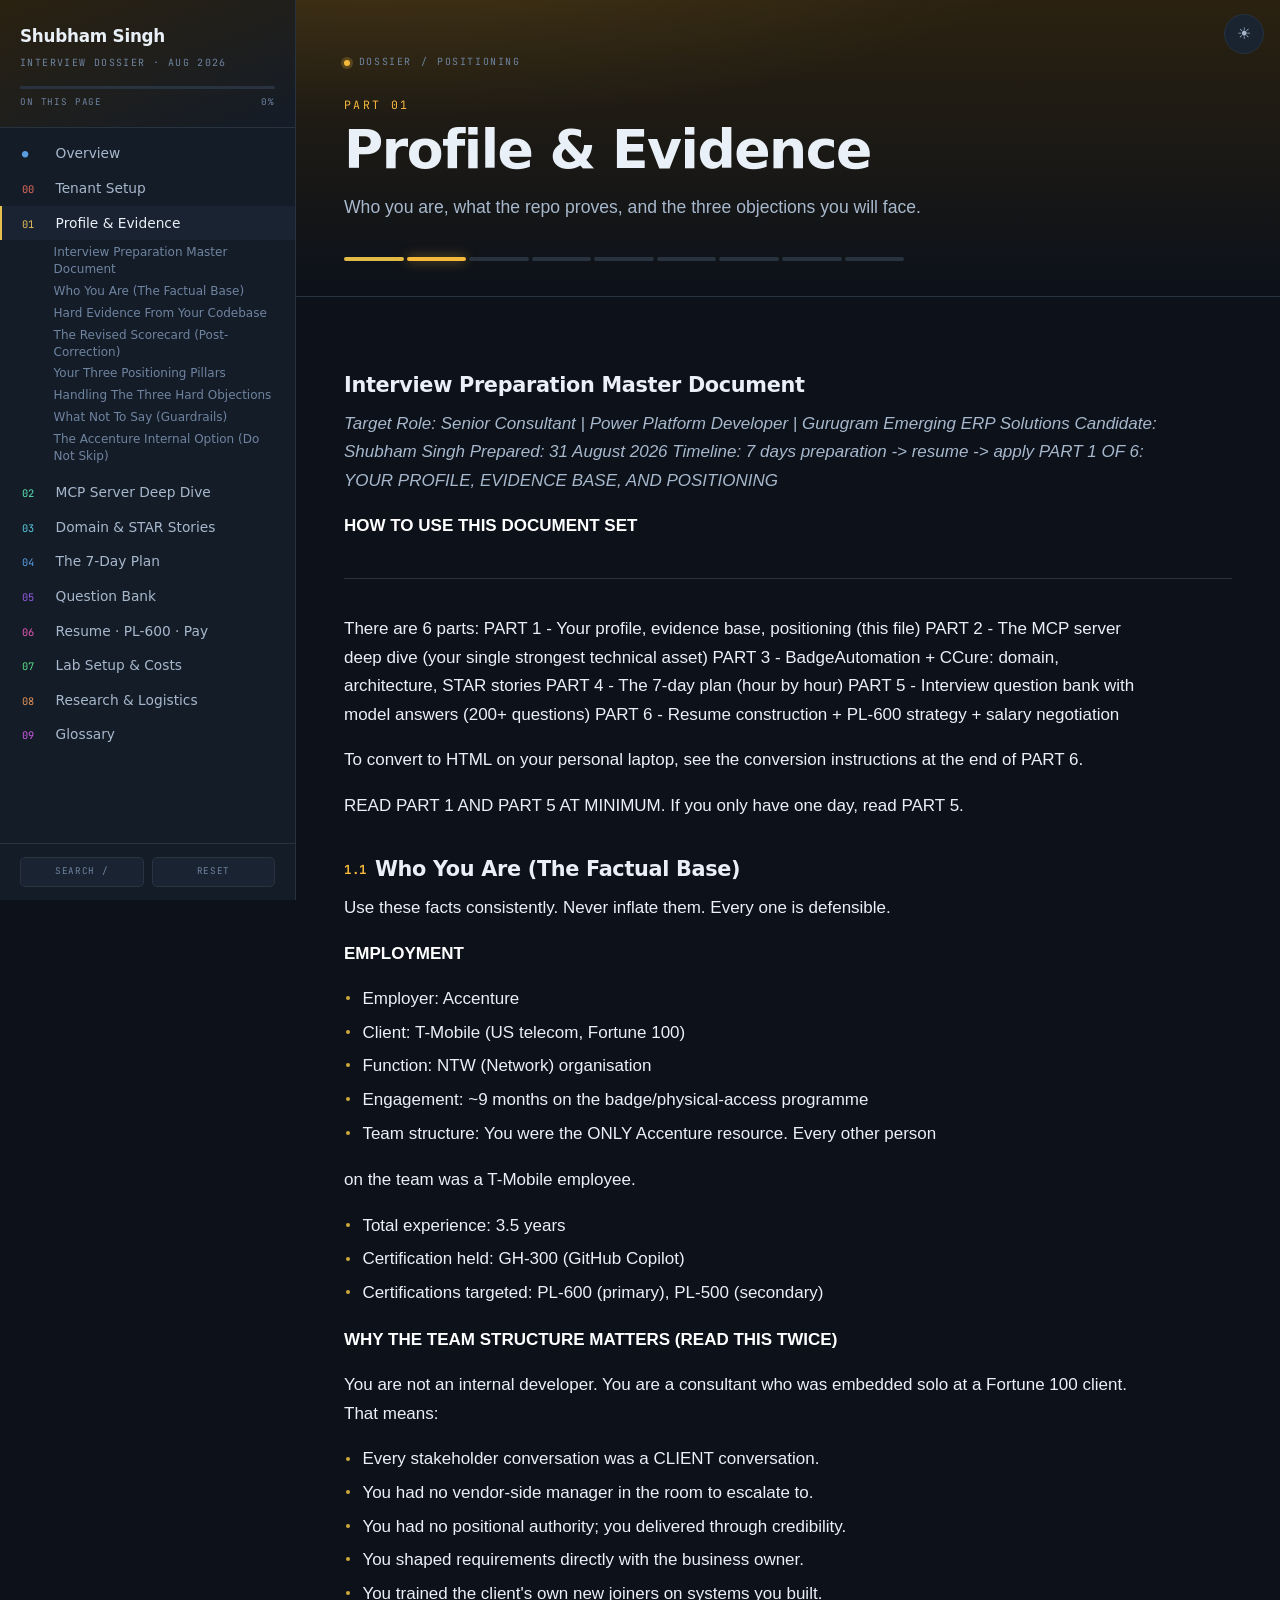
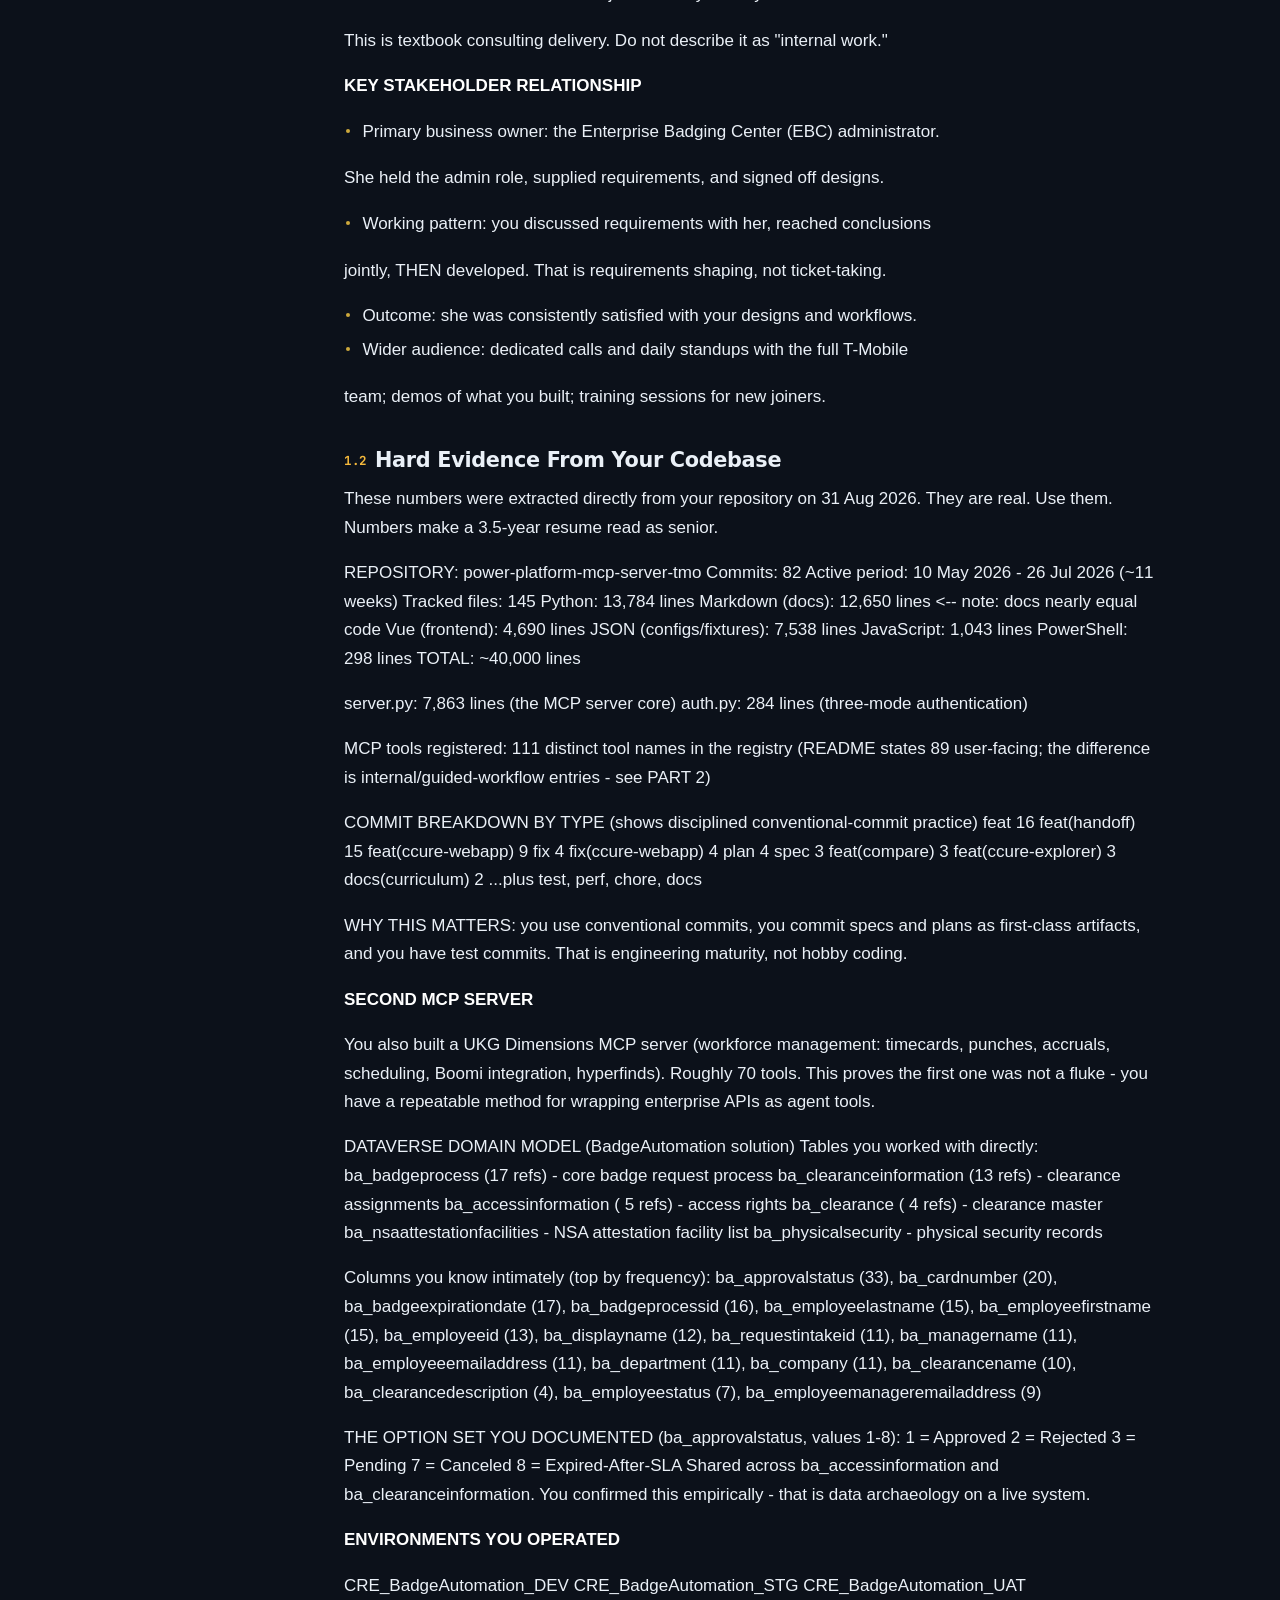
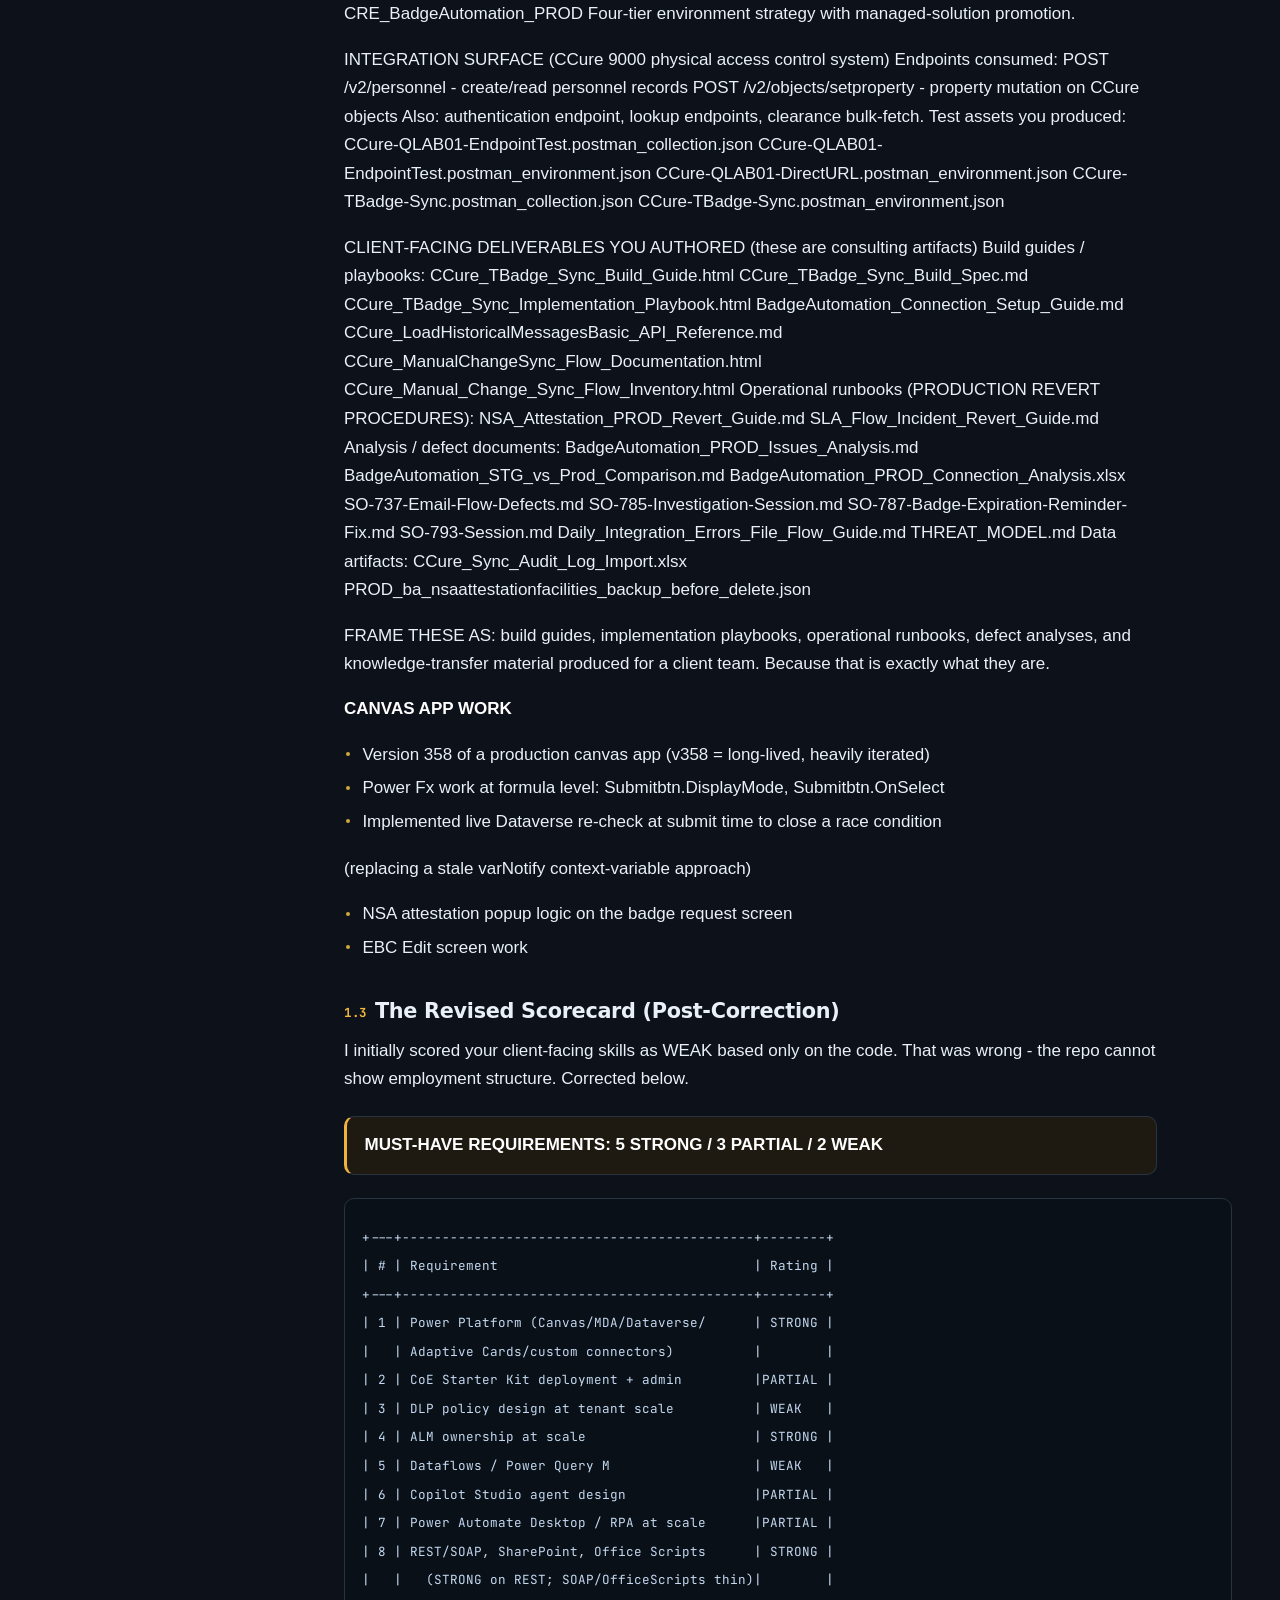
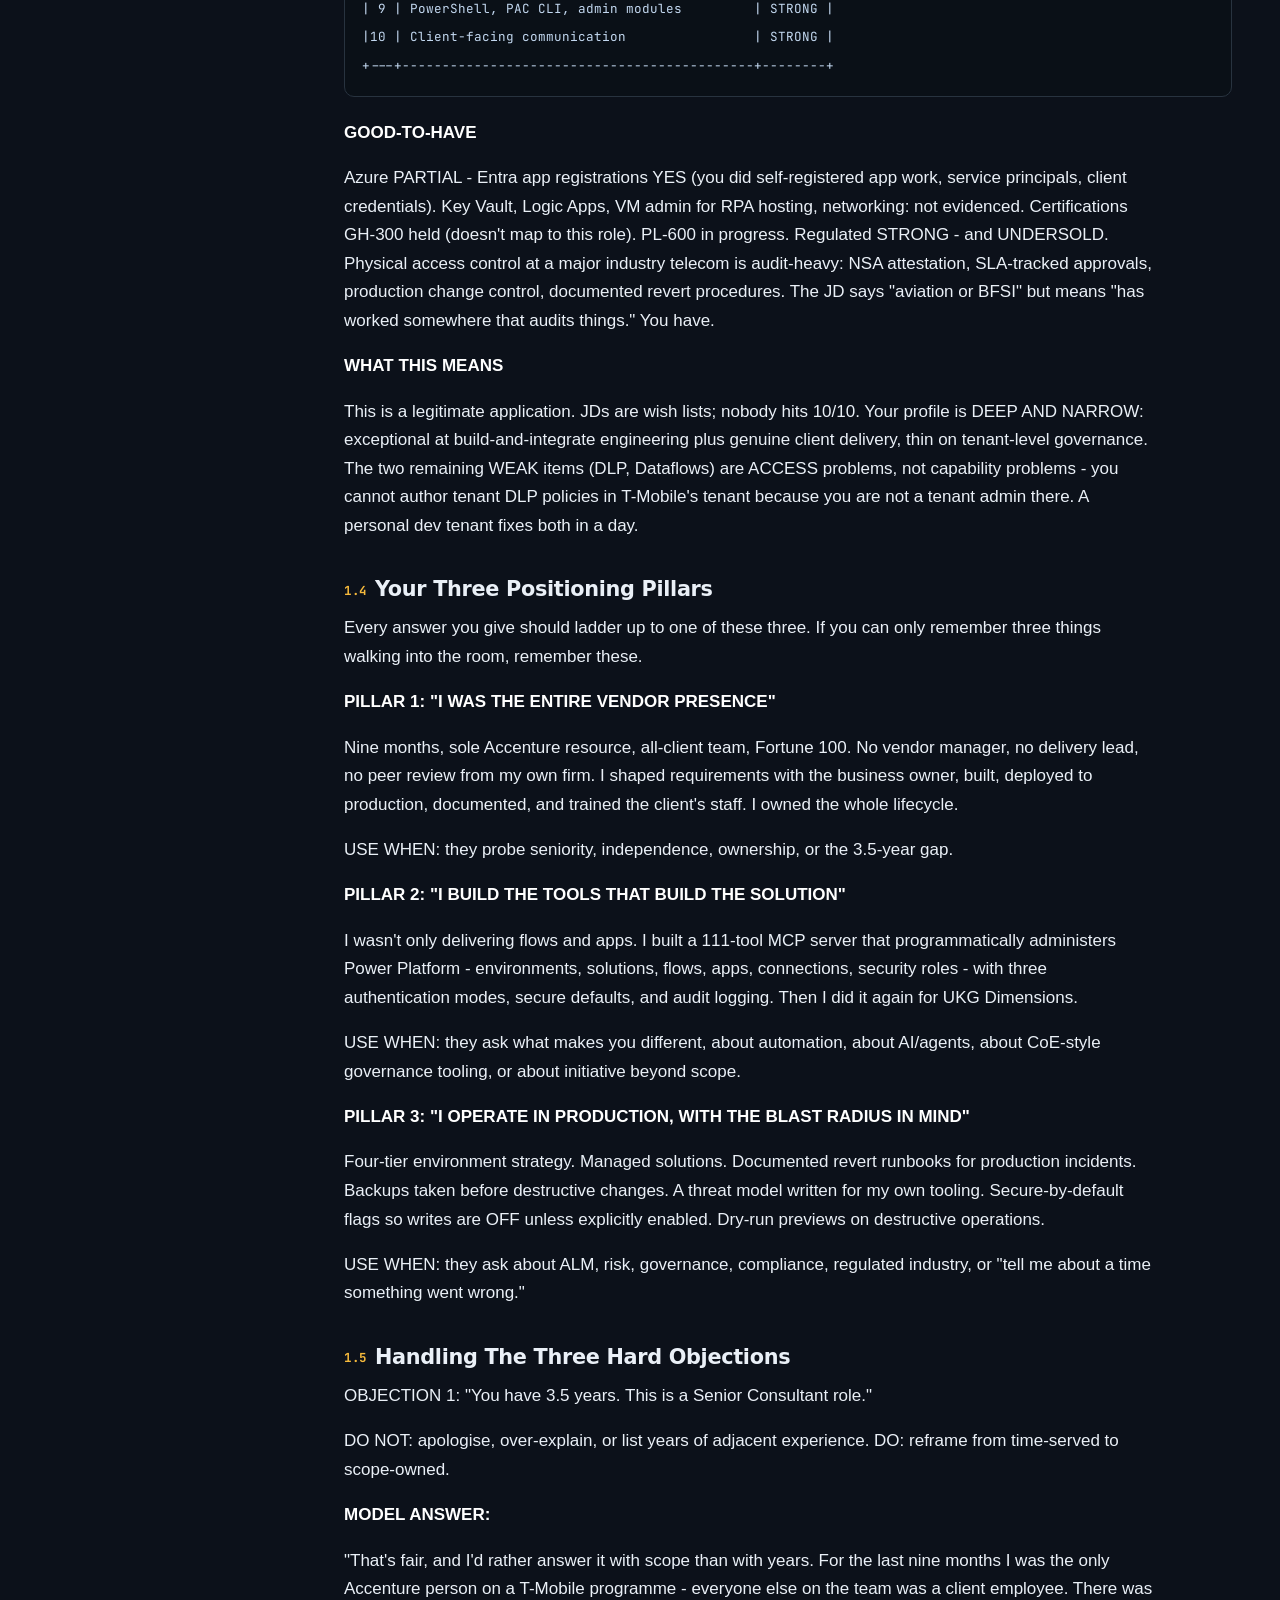
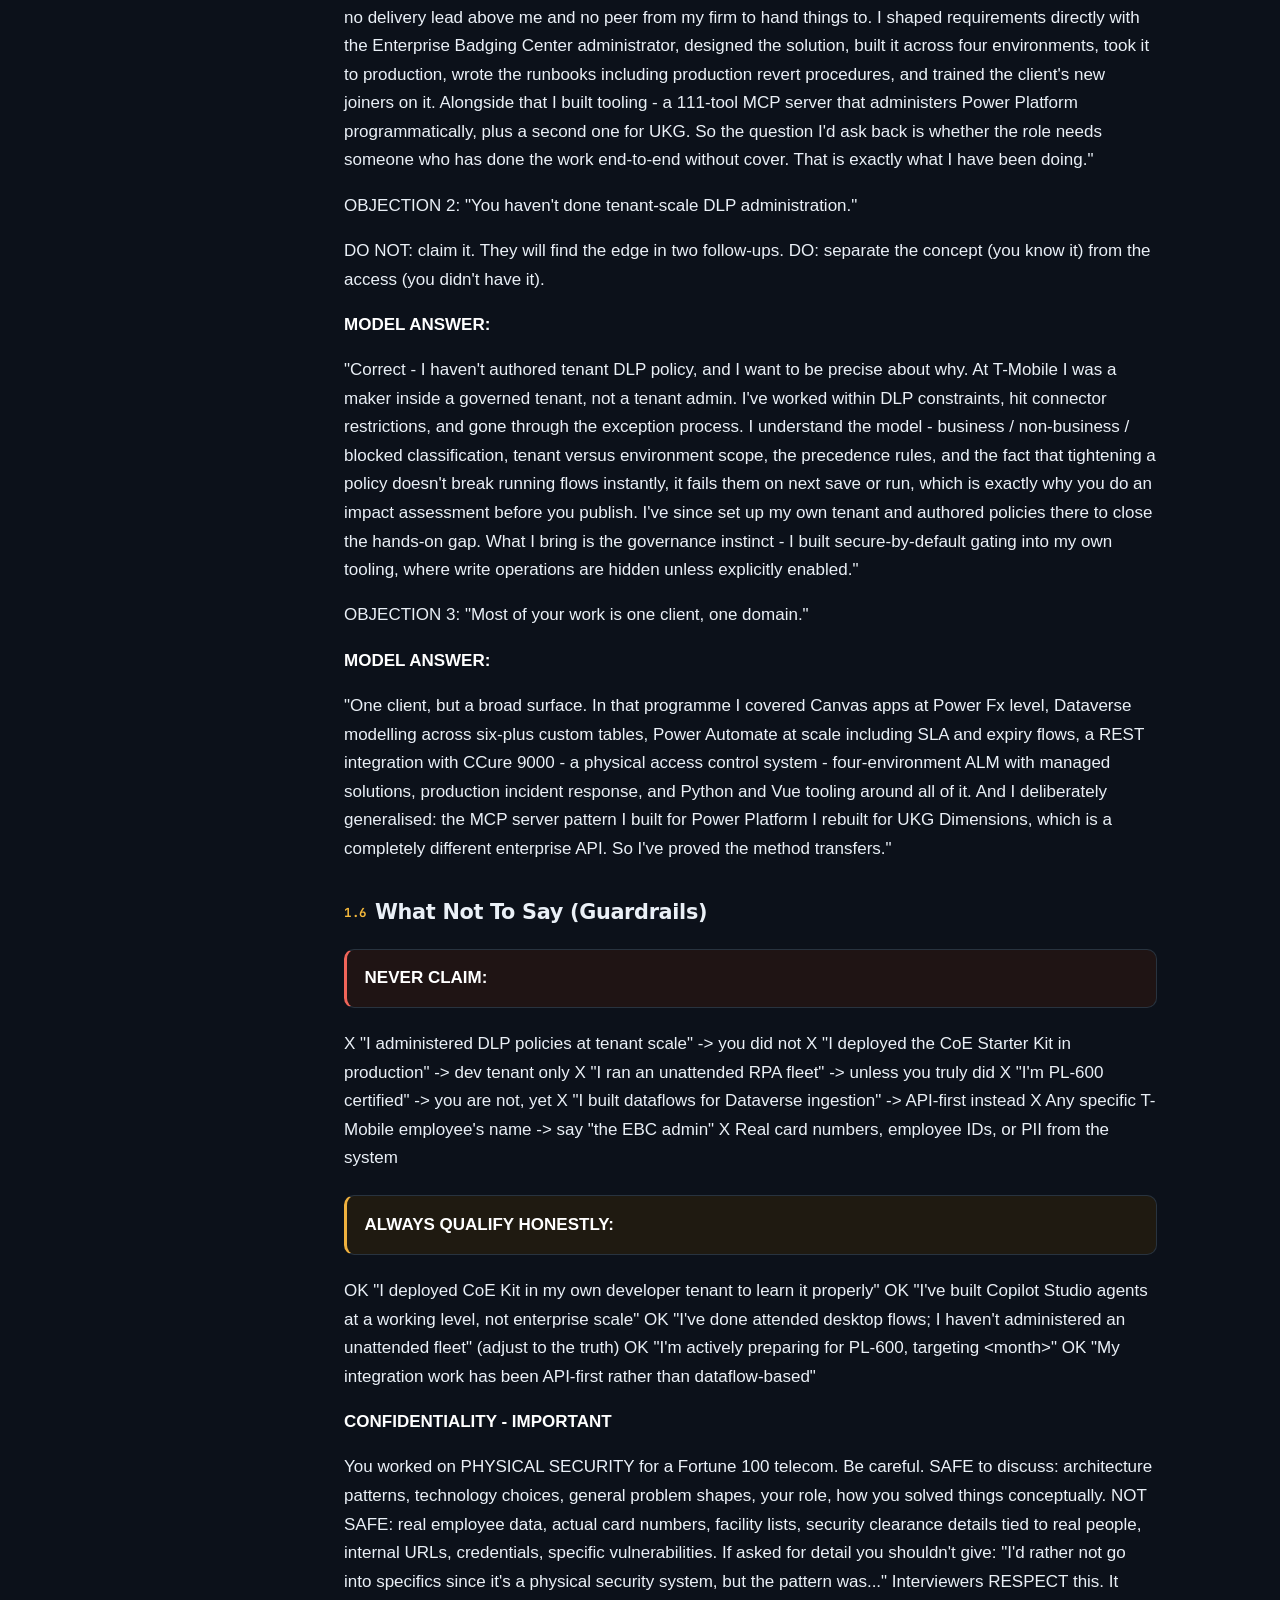
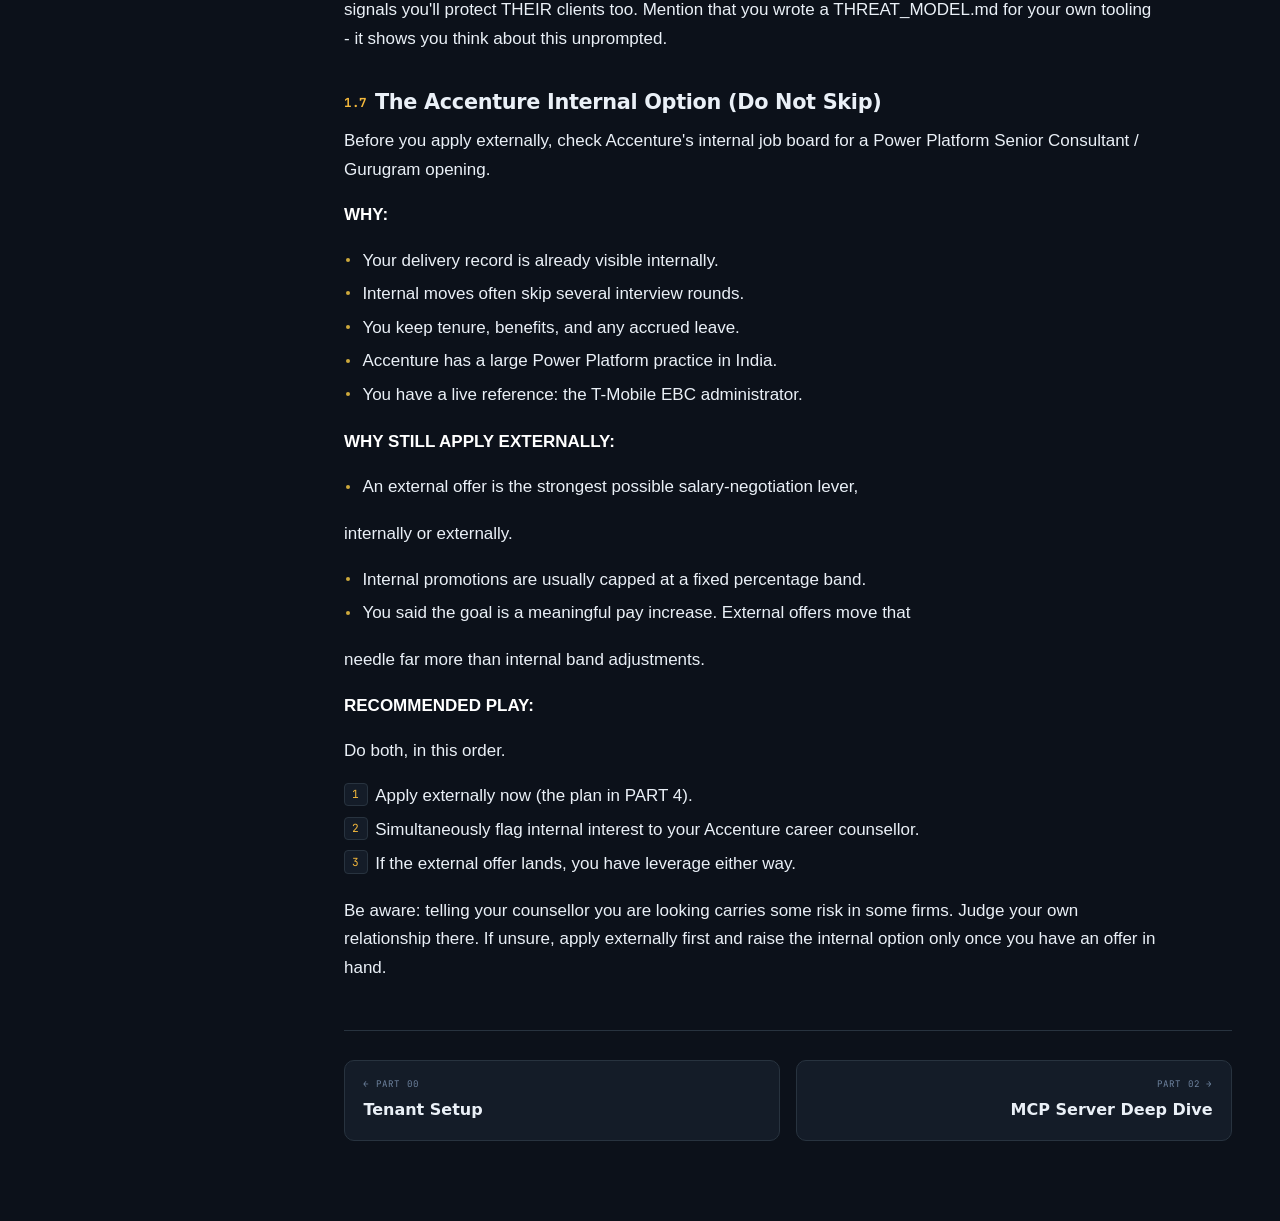
<file: profile.html>
﻿<!doctype html><html lang="en"><head>
<meta charset="utf-8"><meta name="viewport" content="width=device-width,initial-scale=1">
<title>Part 01 — Profile &amp; Evidence</title>
<link rel="preconnect" href="https://fonts.googleapis.com">
<link rel="preconnect" href="https://fonts.gstatic.com" crossorigin>
<link href="https://fonts.googleapis.com/css2?family=Chivo:wght@400;600;700;800&family=Source+Serif+4:ital,opsz,wght@0,8..60,400;0,8..60,600;1,8..60,400&family=JetBrains+Mono:wght@400;500&display=swap" rel="stylesheet">
<link rel="stylesheet" href="assets/site.css">
<style>:root{--acc:#F5B93C;--tint:#2A2110;--h:45}</style>
</head><body data-page="profile">
<button id="burger" aria-label="Menu">&#9776;</button>
<aside id="rail">
 <div class="brand"><a href="index.html">
   <div class="who">Shubham Singh</div>
   <div class="role">Interview Dossier &middot; Aug 2026</div></a>
   <div class="pmeter"><div class="bar"><div class="fill"></div></div>
     <div class="lab"><span>ON THIS PAGE</span><span id="pct">0%</span></div></div>
 </div>
 <nav id="nav">
   <a class="np" href="index.html" style="--h:210"><span class="n">&#9679;</span>Overview</a>
   <a class="np" href="tenant-setup.html" style="--h:8"><span class="n">00</span>Tenant Setup</a><a class="np on" href="profile.html" style="--h:45"><span class="n">01</span>Profile &amp; Evidence</a><ul class="subs"><li><a href="#interview-preparation-master-document">Interview Preparation Master Document</a></li><li><a href="#1-1-who-you-are-the-factual-base">Who You Are (The Factual Base)</a></li><li><a href="#1-2-hard-evidence-from-your-codebase">Hard Evidence From Your Codebase</a></li><li><a href="#1-3-the-revised-scorecard-post-correction">The Revised Scorecard (Post-Correction)</a></li><li><a href="#1-4-your-three-positioning-pillars">Your Three Positioning Pillars</a></li><li><a href="#1-5-handling-the-three-hard-objections">Handling The Three Hard Objections</a></li><li><a href="#1-6-what-not-to-say-guardrails">What Not To Say (Guardrails)</a></li><li><a href="#1-7-the-accenture-internal-option-do-not-skip">The Accenture Internal Option (Do Not Skip)</a></li></ul><a class="np" href="mcp-server.html" style="--h:160"><span class="n">02</span>MCP Server Deep Dive</a><a class="np" href="stories.html" style="--h:190"><span class="n">03</span>Domain &amp; STAR Stories</a><a class="np" href="seven-day-plan.html" style="--h:210"><span class="n">04</span>The 7-Day Plan</a><a class="np" href="question-bank.html" style="--h:265"><span class="n">05</span>Question Bank</a><a class="np" href="resume-cert-pay.html" style="--h:320"><span class="n">06</span>Resume · PL-600 · Pay</a><a class="np" href="labs.html" style="--h:140"><span class="n">07</span>Lab Setup &amp; Costs</a><a class="np" href="logistics.html" style="--h:25"><span class="n">08</span>Research &amp; Logistics</a><a class="np" href="glossary.html" style="--h:290"><span class="n">09</span>Glossary</a>
 </nav>
 <div class="rfoot"><button id="sbtn">SEARCH /</button>
   <button id="resetc">RESET <span id="ccount"></span></button></div>
</aside>
<main><header class="phead"><div class="wrap">
 <div class="crumb"><span class="dot"></span><a href="index.html">Dossier</a>
   <span>/</span><span>Positioning</span></div>
 <span class="pnum">PART 01</span>
 <h1>Profile &amp; Evidence</h1><p class="bl">Who you are, what the repo proves, and the three objections you will face.</p>
 <div class="strip" style="--sh:45"><i class="a"></i><i class="cur"></i><i class=""></i><i class=""></i><i class=""></i><i class=""></i><i class=""></i><i class=""></i><i class=""></i></div>
</div></header>
<div class="wrap"><div class="body"><h3 id="interview-preparation-master-document" class="h2">Interview Preparation Master Document<a class="anchor" href="#interview-preparation-master-document" aria-label="Link to section">#</a></h3>
<p><em>Target Role: Senior Consultant | Power Platform Developer | Gurugram</em> <em>Emerging ERP Solutions</em> <em>Candidate:   Shubham Singh</em> <em>Prepared:    31 August 2026</em> <em>Timeline:    7 days preparation -&gt; resume -&gt; apply</em> <em>PART 1 OF 6: YOUR PROFILE, EVIDENCE BASE, AND POSITIONING</em></p>
<p><strong>HOW TO USE THIS DOCUMENT SET</strong></p>
<hr>
<p>There are 6 parts: PART 1 - Your profile, evidence base, positioning (this file) PART 2 - The MCP server deep dive (your single strongest technical asset) PART 3 - BadgeAutomation + CCure: domain, architecture, STAR stories PART 4 - The 7-day plan (hour by hour) PART 5 - Interview question bank with model answers (200+ questions) PART 6 - Resume construction + PL-600 strategy + salary negotiation</p>
<p>To convert to HTML on your personal laptop, see the conversion instructions at the end of PART 6.</p>
<p>READ PART 1 AND PART 5 AT MINIMUM. If you only have one day, read PART 5.</p>
<h3 id="1-1-who-you-are-the-factual-base" class="h2"><span class="hnum">1.1</span>Who You Are (The Factual Base)<a class="anchor" href="#1-1-who-you-are-the-factual-base" aria-label="Link to section">#</a></h3>
<p>Use these facts consistently. Never inflate them. Every one is defensible.</p>
<p><strong>EMPLOYMENT</strong></p>
<ul>
<li>Employer:        Accenture</li>
<li>Client:          T-Mobile (US telecom, Fortune 100)</li>
<li>Function:        NTW (Network) organisation</li>
<li>Engagement:      ~9 months on the badge/physical-access programme</li>
<li>Team structure:  You were the ONLY Accenture resource. Every other person</li>
</ul>
<p>on the team was a T-Mobile employee.</p>
<ul>
<li>Total experience: 3.5 years</li>
<li>Certification held: GH-300 (GitHub Copilot)</li>
<li>Certifications targeted: PL-600 (primary), PL-500 (secondary)</li>
</ul>
<p><strong>WHY THE TEAM STRUCTURE MATTERS (READ THIS TWICE)</strong></p>
<p>You are not an internal developer. You are a consultant who was embedded solo at a Fortune 100 client. That means:</p>
<ul>
<li>Every stakeholder conversation was a CLIENT conversation.</li>
<li>You had no vendor-side manager in the room to escalate to.</li>
<li>You had no positional authority; you delivered through credibility.</li>
<li>You shaped requirements directly with the business owner.</li>
<li>You trained the client's own new joiners on systems you built.</li>
</ul>
<p>This is textbook consulting delivery. Do not describe it as "internal work."</p>
<p><strong>KEY STAKEHOLDER RELATIONSHIP</strong></p>
<ul>
<li>Primary business owner: the Enterprise Badging Center (EBC) administrator.</li>
</ul>
<p>She held the admin role, supplied requirements, and signed off designs.</p>
<ul>
<li>Working pattern: you discussed requirements with her, reached conclusions</li>
</ul>
<p>jointly, THEN developed. That is requirements shaping, not ticket-taking.</p>
<ul>
<li>Outcome: she was consistently satisfied with your designs and workflows.</li>
<li>Wider audience: dedicated calls and daily standups with the full T-Mobile</li>
</ul>
<p>team; demos of what you built; training sessions for new joiners.</p>
<h3 id="1-2-hard-evidence-from-your-codebase" class="h2"><span class="hnum">1.2</span>Hard Evidence From Your Codebase<a class="anchor" href="#1-2-hard-evidence-from-your-codebase" aria-label="Link to section">#</a></h3>
<p>These numbers were extracted directly from your repository on 31 Aug 2026. They are real. Use them. Numbers make a 3.5-year resume read as senior.</p>
<p>REPOSITORY: power-platform-mcp-server-tmo Commits:                   82 Active period:             10 May 2026 - 26 Jul 2026 (~11 weeks) Tracked files:             145 Python:                    13,784 lines Markdown (docs):           12,650 lines   &lt;-- note: docs nearly equal code Vue (frontend):             4,690 lines JSON (configs/fixtures):    7,538 lines JavaScript:                 1,043 lines PowerShell:                   298 lines TOTAL:                     ~40,000 lines</p>
<p>server.py:                  7,863 lines (the MCP server core) auth.py:                      284 lines (three-mode authentication)</p>
<p>MCP tools registered:      111 distinct tool names in the registry (README states 89 user-facing; the difference is internal/guided-workflow entries - see PART 2)</p>
<p>COMMIT BREAKDOWN BY TYPE (shows disciplined conventional-commit practice) feat            16      feat(handoff)     15 feat(ccure-webapp) 9    fix               4 fix(ccure-webapp)  4    plan              4 spec               3    feat(compare)     3 feat(ccure-explorer) 3  docs(curriculum)  2 ...plus test, perf, chore, docs</p>
<p>WHY THIS MATTERS: you use conventional commits, you commit specs and plans as first-class artifacts, and you have test commits. That is engineering maturity, not hobby coding.</p>
<p><strong>SECOND MCP SERVER</strong></p>
<p>You also built a UKG Dimensions MCP server (workforce management: timecards, punches, accruals, scheduling, Boomi integration, hyperfinds). Roughly 70 tools. This proves the first one was not a fluke - you have a repeatable method for wrapping enterprise APIs as agent tools.</p>
<p>DATAVERSE DOMAIN MODEL (BadgeAutomation solution) Tables you worked with directly: ba_badgeprocess           (17 refs) - core badge request process ba_clearanceinformation   (13 refs) - clearance assignments ba_accessinformation      ( 5 refs) - access rights ba_clearance              ( 4 refs) - clearance master ba_nsaattestationfacilities         - NSA attestation facility list ba_physicalsecurity                 - physical security records</p>
<p>Columns you know intimately (top by frequency): ba_approvalstatus (33), ba_cardnumber (20), ba_badgeexpirationdate (17), ba_badgeprocessid (16), ba_employeelastname (15), ba_employeefirstname (15), ba_employeeid (13), ba_displayname (12), ba_requestintakeid (11), ba_managername (11), ba_employeeemailaddress (11), ba_department (11), ba_company (11), ba_clearancename (10), ba_clearancedescription (4), ba_employeestatus (7), ba_employeemanageremailaddress (9)</p>
<p>THE OPTION SET YOU DOCUMENTED (ba_approvalstatus, values 1-8): 1 = Approved 2 = Rejected 3 = Pending 7 = Canceled 8 = Expired-After-SLA Shared across ba_accessinformation and ba_clearanceinformation. You confirmed this empirically - that is data archaeology on a live system.</p>
<p><strong>ENVIRONMENTS YOU OPERATED</strong></p>
<p>CRE_BadgeAutomation_DEV CRE_BadgeAutomation_STG CRE_BadgeAutomation_UAT CRE_BadgeAutomation_PROD Four-tier environment strategy with managed-solution promotion.</p>
<p>INTEGRATION SURFACE (CCure 9000 physical access control system) Endpoints consumed: POST /v2/personnel            - create/read personnel records POST /v2/objects/setproperty  - property mutation on CCure objects Also: authentication endpoint, lookup endpoints, clearance bulk-fetch. Test assets you produced: CCure-QLAB01-EndpointTest.postman_collection.json CCure-QLAB01-EndpointTest.postman_environment.json CCure-QLAB01-DirectURL.postman_environment.json CCure-TBadge-Sync.postman_collection.json CCure-TBadge-Sync.postman_environment.json</p>
<p>CLIENT-FACING DELIVERABLES YOU AUTHORED (these are consulting artifacts) Build guides / playbooks: CCure_TBadge_Sync_Build_Guide.html CCure_TBadge_Sync_Build_Spec.md CCure_TBadge_Sync_Implementation_Playbook.html BadgeAutomation_Connection_Setup_Guide.md CCure_LoadHistoricalMessagesBasic_API_Reference.md CCure_ManualChangeSync_Flow_Documentation.html CCure_Manual_Change_Sync_Flow_Inventory.html Operational runbooks (PRODUCTION REVERT PROCEDURES): NSA_Attestation_PROD_Revert_Guide.md SLA_Flow_Incident_Revert_Guide.md Analysis / defect documents: BadgeAutomation_PROD_Issues_Analysis.md BadgeAutomation_STG_vs_Prod_Comparison.md BadgeAutomation_PROD_Connection_Analysis.xlsx SO-737-Email-Flow-Defects.md SO-785-Investigation-Session.md SO-787-Badge-Expiration-Reminder-Fix.md SO-793-Session.md Daily_Integration_Errors_File_Flow_Guide.md THREAT_MODEL.md Data artifacts: CCure_Sync_Audit_Log_Import.xlsx PROD_ba_nsaattestationfacilities_backup_before_delete.json</p>
<p>FRAME THESE AS: build guides, implementation playbooks, operational runbooks, defect analyses, and knowledge-transfer material produced for a client team. Because that is exactly what they are.</p>
<p><strong>CANVAS APP WORK</strong></p>
<ul>
<li>Version 358 of a production canvas app (v358 = long-lived, heavily iterated)</li>
<li>Power Fx work at formula level: Submitbtn.DisplayMode, Submitbtn.OnSelect</li>
<li>Implemented live Dataverse re-check at submit time to close a race condition</li>
</ul>
<p>(replacing a stale varNotify context-variable approach)</p>
<ul>
<li>NSA attestation popup logic on the badge request screen</li>
<li>EBC Edit screen work</li>
</ul>
<h3 id="1-3-the-revised-scorecard-post-correction" class="h2"><span class="hnum">1.3</span>The Revised Scorecard (Post-Correction)<a class="anchor" href="#1-3-the-revised-scorecard-post-correction" aria-label="Link to section">#</a></h3>
<p>I initially scored your client-facing skills as WEAK based only on the code. That was wrong - the repo cannot show employment structure. Corrected below.</p>
<div class="callout c-warn"><strong>MUST-HAVE REQUIREMENTS: 5 STRONG / 3 PARTIAL / 2 WEAK</strong></div>
<div class="codeblock"><pre><code>+---+--------------------------------------------+--------+
| # | Requirement                                | Rating |
+---+--------------------------------------------+--------+
| 1 | Power Platform (Canvas/MDA/Dataverse/      | STRONG |
|   | Adaptive Cards/custom connectors)          |        |
| 2 | CoE Starter Kit deployment + admin         |PARTIAL |
| 3 | DLP policy design at tenant scale          | WEAK   |
| 4 | ALM ownership at scale                     | STRONG |
| 5 | Dataflows / Power Query M                  | WEAK   |
| 6 | Copilot Studio agent design                |PARTIAL |
| 7 | Power Automate Desktop / RPA at scale      |PARTIAL |
| 8 | REST/SOAP, SharePoint, Office Scripts      | STRONG |
|   |   (STRONG on REST; SOAP/OfficeScripts thin)|        |
| 9 | PowerShell, PAC CLI, admin modules         | STRONG |
|10 | Client-facing communication                | STRONG |
+---+--------------------------------------------+--------+</code></pre><button class="copy" type="button">copy</button></div>
<p><strong>GOOD-TO-HAVE</strong></p>
<p>Azure           PARTIAL - Entra app registrations YES (you did self-registered app work, service principals, client credentials). Key Vault, Logic Apps, VM admin for RPA hosting, networking: not evidenced. Certifications  GH-300 held (doesn't map to this role). PL-600 in progress. Regulated       STRONG - and UNDERSOLD. Physical access control at a major industry        telecom is audit-heavy: NSA attestation, SLA-tracked approvals, production change control, documented revert procedures. The JD says "aviation or BFSI" but means "has worked somewhere that audits things." You have.</p>
<p><strong>WHAT THIS MEANS</strong></p>
<p>This is a legitimate application. JDs are wish lists; nobody hits 10/10. Your profile is DEEP AND NARROW: exceptional at build-and-integrate engineering plus genuine client delivery, thin on tenant-level governance. The two remaining WEAK items (DLP, Dataflows) are ACCESS problems, not capability problems - you cannot author tenant DLP policies in T-Mobile's tenant because you are not a tenant admin there. A personal dev tenant fixes both in a day.</p>
<h3 id="1-4-your-three-positioning-pillars" class="h2"><span class="hnum">1.4</span>Your Three Positioning Pillars<a class="anchor" href="#1-4-your-three-positioning-pillars" aria-label="Link to section">#</a></h3>
<p>Every answer you give should ladder up to one of these three. If you can only remember three things walking into the room, remember these.</p>
<p><strong>PILLAR 1: "I WAS THE ENTIRE VENDOR PRESENCE"</strong></p>
<p>Nine months, sole Accenture resource, all-client team, Fortune 100. No vendor manager, no delivery lead, no peer review from my own firm. I shaped requirements with the business owner, built, deployed to production, documented, and trained the client's staff. I owned the whole lifecycle.</p>
<p>USE WHEN: they probe seniority, independence, ownership, or the 3.5-year gap.</p>
<p><strong>PILLAR 2: "I BUILD THE TOOLS THAT BUILD THE SOLUTION"</strong></p>
<p>I wasn't only delivering flows and apps. I built a 111-tool MCP server that programmatically administers Power Platform - environments, solutions, flows, apps, connections, security roles - with three authentication modes, secure defaults, and audit logging. Then I did it again for UKG Dimensions.</p>
<p>USE WHEN: they ask what makes you different, about automation, about AI/agents, about CoE-style governance tooling, or about initiative beyond scope.</p>
<p><strong>PILLAR 3: "I OPERATE IN PRODUCTION, WITH THE BLAST RADIUS IN MIND"</strong></p>
<p>Four-tier environment strategy. Managed solutions. Documented revert runbooks for production incidents. Backups taken before destructive changes. A threat model written for my own tooling. Secure-by-default flags so writes are OFF unless explicitly enabled. Dry-run previews on destructive operations.</p>
<p>USE WHEN: they ask about ALM, risk, governance, compliance, regulated industry, or "tell me about a time something went wrong."</p>
<h3 id="1-5-handling-the-three-hard-objections" class="h2"><span class="hnum">1.5</span>Handling The Three Hard Objections<a class="anchor" href="#1-5-handling-the-three-hard-objections" aria-label="Link to section">#</a></h3>
<p>OBJECTION 1: "You have 3.5 years. This is a Senior Consultant role."</p>
<p>DO NOT: apologise, over-explain, or list years of adjacent experience. DO: reframe from time-served to scope-owned.</p>
<p><strong>MODEL ANSWER:</strong></p>
<p>"That's fair, and I'd rather answer it with scope than with years. For the last nine months I was the only Accenture person on a T-Mobile programme - everyone else on the team was a client employee. There was no delivery lead above me and no peer from my firm to hand things to. I shaped requirements directly with the Enterprise Badging Center administrator, designed the solution, built it across four environments, took it to production, wrote the runbooks including production revert procedures, and trained the client's new joiners on it. Alongside that I built tooling - a 111-tool MCP server that administers Power Platform programmatically, plus a second one for UKG. So the question I'd ask back is whether the role needs someone who has done the work end-to-end without cover. That is exactly what I have been doing."</p>
<p>OBJECTION 2: "You haven't done tenant-scale DLP administration."</p>
<p>DO NOT: claim it. They will find the edge in two follow-ups. DO: separate the concept (you know it) from the access (you didn't have it).</p>
<p><strong>MODEL ANSWER:</strong></p>
<p>"Correct - I haven't authored tenant DLP policy, and I want to be precise about why. At T-Mobile I was a maker inside a governed tenant, not a tenant admin. I've worked within DLP constraints, hit connector restrictions, and gone through the exception process. I understand the model - business / non-business / blocked classification, tenant versus environment scope, the precedence rules, and the fact that tightening a policy doesn't break running flows instantly, it fails them on next save or run, which is exactly why you do an impact assessment before you publish. I've since set up my own tenant and authored policies there to close the hands-on gap. What I bring is the governance instinct - I built secure-by-default gating into my own tooling, where write operations are hidden unless explicitly enabled."</p>
<p>OBJECTION 3: "Most of your work is one client, one domain."</p>
<p><strong>MODEL ANSWER:</strong></p>
<p>"One client, but a broad surface. In that programme I covered Canvas apps at Power Fx level, Dataverse modelling across six-plus custom tables, Power Automate at scale including SLA and expiry flows, a REST integration with CCure 9000 - a physical access control system - four-environment ALM with managed solutions, production incident response, and Python and Vue tooling around all of it. And I deliberately generalised: the MCP server pattern I built for Power Platform I rebuilt for UKG Dimensions, which is a completely different enterprise API. So I've proved the method transfers."</p>
<h3 id="1-6-what-not-to-say-guardrails" class="h2"><span class="hnum">1.6</span>What Not To Say (Guardrails)<a class="anchor" href="#1-6-what-not-to-say-guardrails" aria-label="Link to section">#</a></h3>
<div class="callout c-deny"><strong>NEVER CLAIM:</strong></div>
<p>X  "I administered DLP policies at tenant scale"      -&gt; you did not X  "I deployed the CoE Starter Kit in production"     -&gt; dev tenant only X  "I ran an unattended RPA fleet"                    -&gt; unless you truly did X  "I'm PL-600 certified"                             -&gt; you are not, yet X  "I built dataflows for Dataverse ingestion"        -&gt; API-first instead X  Any specific T-Mobile employee's name              -&gt; say "the EBC admin" X  Real card numbers, employee IDs, or PII from the system</p>
<div class="callout c-warn"><strong>ALWAYS QUALIFY HONESTLY:</strong></div>
<p>OK  "I deployed CoE Kit in my own developer tenant to learn it properly" OK  "I've built Copilot Studio agents at a working level, not enterprise scale" OK  "I've done attended desktop flows; I haven't administered an unattended fleet" (adjust to the truth) OK  "I'm actively preparing for PL-600, targeting &lt;month&gt;" OK  "My integration work has been API-first rather than dataflow-based"</p>
<p><strong>CONFIDENTIALITY - IMPORTANT</strong></p>
<p>You worked on PHYSICAL SECURITY for a Fortune 100 telecom. Be careful. SAFE to discuss:  architecture patterns, technology choices, general problem shapes, your role, how you solved things conceptually. NOT SAFE:         real employee data, actual card numbers, facility lists, security clearance details tied to real people, internal URLs, credentials, specific vulnerabilities. If asked for detail you shouldn't give: "I'd rather not go into specifics since it's a physical security system, but the pattern was..." Interviewers RESPECT this. It signals you'll protect THEIR clients too. Mention that you wrote a THREAT_MODEL.md for your own tooling - it shows you think about this unprompted.</p>
<h3 id="1-7-the-accenture-internal-option-do-not-skip" class="h2"><span class="hnum">1.7</span>The Accenture Internal Option (Do Not Skip)<a class="anchor" href="#1-7-the-accenture-internal-option-do-not-skip" aria-label="Link to section">#</a></h3>
<p>Before you apply externally, check Accenture's internal job board for a Power Platform Senior Consultant / Gurugram opening.</p>
<p><strong>WHY:</strong></p>
<ul>
<li>Your delivery record is already visible internally.</li>
<li>Internal moves often skip several interview rounds.</li>
<li>You keep tenure, benefits, and any accrued leave.</li>
<li>Accenture has a large Power Platform practice in India.</li>
<li>You have a live reference: the T-Mobile EBC administrator.</li>
</ul>
<p><strong>WHY STILL APPLY EXTERNALLY:</strong></p>
<ul>
<li>An external offer is the strongest possible salary-negotiation lever,</li>
</ul>
<p>internally or externally.</p>
<ul>
<li>Internal promotions are usually capped at a fixed percentage band.</li>
<li>You said the goal is a meaningful pay increase. External offers move that</li>
</ul>
<p>needle far more than internal band adjustments.</p>
<p><strong>RECOMMENDED PLAY:</strong></p>
<p>Do both, in this order.</p>
<ol>
<li>Apply externally now (the plan in PART 4).</li>
<li>Simultaneously flag internal interest to your Accenture career counsellor.</li>
<li>If the external offer lands, you have leverage either way.</li>
</ol>
<p>Be aware: telling your counsellor you are looking carries some risk in some firms. Judge your own relationship there. If unsure, apply externally first and raise the internal option only once you have an offer in hand.</p><div class="pn"><a href="tenant-setup.html"><div class="d">&larr; Part 00</div><div class="t">Tenant Setup</div></a><a class="nx" href="mcp-server.html"><div class="d">Part 02 &rarr;</div><div class="t">MCP Server Deep Dive</div></a></div></div></div></main>
<div id="find" role="dialog" aria-label="Search"><div class="fb">
 <input id="q" placeholder="Search every part&hellip;" autocomplete="off" spellcheck="false">
 <div id="res"></div>
 <div class="fh">&uarr;&darr; move &nbsp;&middot;&nbsp; ENTER open &nbsp;&middot;&nbsp; ESC close</div>
</div></div>
<button id="top" aria-label="Top">&uarr;</button>
<script>var SEARCH=[{"t": "Tenant Setup", "p": "Part 00", "u": "tenant-setup.html", "h": 8}, {"t": "Your tenant at a glance", "p": "Part 00", "u": "tenant-setup.html#your-tenant-at-a-glance", "h": 8}, {"t": "Your tenant identifiers", "p": "Part 00", "u": "tenant-setup.html#your-tenant-identifiers", "h": 8}, {"t": "Why this route, and why the other one failed", "p": "Part 00", "u": "tenant-setup.html#why-this-route-and-why-the-other-one-failed", "h": 8}, {"t": "⚠️ The one thing that must not slip", "p": "Part 00", "u": "tenant-setup.html#the-one-thing-that-must-not-slip", "h": 8}, {"t": "What the tenant unlocks", "p": "Part 00", "u": "tenant-setup.html#what-the-tenant-unlocks", "h": 8}, {"t": "Immediate next steps", "p": "Part 00", "u": "tenant-setup.html#immediate-next-steps", "h": 8}, {"t": "1. Verify tenant admin in the browser *(2 min)*", "p": "Part 00", "u": "tenant-setup.html#1-verify-tenant-admin-in-the-browser-2-min", "h": 8}, {"t": "2. Create three environments *(15 min)*", "p": "Part 00", "u": "tenant-setup.html#2-create-three-environments-15-min", "h": 8}, {"t": "3. Install PAC CLI *(10 min)*", "p": "Part 00", "u": "tenant-setup.html#3-install-pac-cli-10-min", "h": 8}, {"t": "4. Admin PowerShell — already done ✅", "p": "Part 00", "u": "tenant-setup.html#4-admin-powershell-already-done", "h": 8}, {"t": "The other two time-gated items", "p": "Part 00", "u": "tenant-setup.html#the-other-two-time-gated-items", "h": 8}, {"t": "Accenture internal job board", "p": "Part 00", "u": "tenant-setup.html#accenture-internal-job-board", "h": 8}, {"t": "Microsoft Virtual Training Days — free exam voucher", "p": "Part 00", "u": "tenant-setup.html#microsoft-virtual-training-days-free-exam-voucher", "h": 8}, {"t": "Today's checklist", "p": "Part 00", "u": "tenant-setup.html#today-s-checklist", "h": 8}, {"t": "⚠️ Two rules that apply from this moment", "p": "Part 00", "u": "tenant-setup.html#two-rules-that-apply-from-this-moment", "h": 8}, {"t": "If the tenant breaks mid-week", "p": "Part 00", "u": "tenant-setup.html#if-the-tenant-breaks-mid-week", "h": 8}, {"t": "Profile & Evidence", "p": "Part 01", "u": "profile.html", "h": 45}, {"t": "Interview Preparation Master Document", "p": "Part 01", "u": "profile.html#interview-preparation-master-document", "h": 45}, {"t": "Who You Are (The Factual Base)", "p": "Part 01", "u": "profile.html#1-1-who-you-are-the-factual-base", "h": 45}, {"t": "Hard Evidence From Your Codebase", "p": "Part 01", "u": "profile.html#1-2-hard-evidence-from-your-codebase", "h": 45}, {"t": "The Revised Scorecard (Post-Correction)", "p": "Part 01", "u": "profile.html#1-3-the-revised-scorecard-post-correction", "h": 45}, {"t": "Your Three Positioning Pillars", "p": "Part 01", "u": "profile.html#1-4-your-three-positioning-pillars", "h": 45}, {"t": "Handling The Three Hard Objections", "p": "Part 01", "u": "profile.html#1-5-handling-the-three-hard-objections", "h": 45}, {"t": "What Not To Say (Guardrails)", "p": "Part 01", "u": "profile.html#1-6-what-not-to-say-guardrails", "h": 45}, {"t": "The Accenture Internal Option (Do Not Skip)", "p": "Part 01", "u": "profile.html#1-7-the-accenture-internal-option-do-not-skip", "h": 45}, {"t": "MCP Server Deep Dive", "p": "Part 02", "u": "mcp-server.html", "h": 160}, {"t": "What It Is, In One Paragraph", "p": "Part 02", "u": "mcp-server.html#2-1-what-it-is-in-one-paragraph", "h": 160}, {"t": "Architecture", "p": "Part 02", "u": "mcp-server.html#2-2-architecture", "h": 160}, {"t": "Authentication: Your Best Technical Story", "p": "Part 02", "u": "mcp-server.html#2-3-authentication-your-best-technical-story", "h": 160}, {"t": "MODE 1: DELEGATED / INTERACTIVE (the default)", "p": "Part 02", "u": "mcp-server.html#mode-1-delegated-interactive-the-default", "h": 160}, {"t": "MODE 2: SERVICE PRINCIPAL / CLIENT CREDENTIALS", "p": "Part 02", "u": "mcp-server.html#mode-2-service-principal-client-credentials", "h": 160}, {"t": "MODE 3: ROPC (Resource Owner Password Credentials)", "p": "Part 02", "u": "mcp-server.html#mode-3-ropc-resource-owner-password-credentials", "h": 160}, {"t": "THE AADSTS65002 DISCOVERY (your single best technical anecdote)", "p": "Part 02", "u": "mcp-server.html#the-aadsts65002-discovery-your-single-best-technical-anecdot", "h": 160}, {"t": "THE _audience_key DEFENSIVE GUARD (shows senior thinking)", "p": "Part 02", "u": "mcp-server.html#the-audience-key-defensive-guard-shows-senior-thinking", "h": 160}, {"t": "Corporate Tls Interception (The Zscaler Problem)", "p": "Part 02", "u": "mcp-server.html#2-4-corporate-tls-interception-the-zscaler-problem", "h": 160}, {"t": "The Tool Surface (What The 111 Tools Actually Do)", "p": "Part 02", "u": "mcp-server.html#2-5-the-tool-surface-what-the-111-tools-actually-do", "h": 160}, {"t": "The Safety Model (Governance Credibility)", "p": "Part 02", "u": "mcp-server.html#2-6-the-safety-model-governance-credibility", "h": 160}, {"t": "Name Resolution (_Resolve_Args) - The Ux Design Decision", "p": "Part 02", "u": "mcp-server.html#2-7-name-resolution-resolve-args-the-ux-design-decision", "h": 160}, {"t": "Bugs You Found And Fixed (All Real, All Defensible)", "p": "Part 02", "u": "mcp-server.html#2-8-bugs-you-found-and-fixed-all-real-all-defensible", "h": 160}, {"t": "Likely Deep-Dive Questions On The Mcp Server", "p": "Part 02", "u": "mcp-server.html#2-9-likely-deep-dive-questions-on-the-mcp-server", "h": 160}, {"t": "The Ukg Mcp Server (Your Proof Of Repeatability)", "p": "Part 02", "u": "mcp-server.html#2-10-the-ukg-mcp-server-your-proof-of-repeatability", "h": 160}, {"t": "Domain & STAR Stories", "p": "Part 03", "u": "stories.html", "h": 190}, {"t": "The platform at real production scale", "p": "Part 03", "u": "stories.html#3-1-the-platform-at-real-production-scale", "h": 190}, {"t": "Live production volume — this is the headline", "p": "Part 03", "u": "stories.html#live-production-volume-this-is-the-headline", "h": 190}, {"t": "Month-by-month throughput", "p": "Part 03", "u": "stories.html#month-by-month-throughput", "h": 190}, {"t": "⚠️ The pagination trap — live in this system today", "p": "Part 03", "u": "stories.html#the-pagination-trap-live-in-this-system-today", "h": 190}, {"t": "The four environments", "p": "Part 03", "u": "stories.html#the-four-environments", "h": 190}, {"t": "What the platform contains", "p": "Part 03", "u": "stories.html#what-the-platform-contains", "h": 190}, {"t": "Say this, and say it early", "p": "Part 03", "u": "stories.html#say-this-and-say-it-early", "h": 190}, {"t": "The business domain in plain language", "p": "Part 03", "u": "stories.html#3-2-the-business-domain-in-plain-language", "h": 190}, {"t": "Vocabulary — define these cleanly", "p": "Part 03", "u": "stories.html#vocabulary-define-these-cleanly", "h": 190}, {"t": "The data model", "p": "Part 03", "u": "stories.html#3-3-the-data-model", "h": 190}, {"t": "The 21 production tables", "p": "Part 03", "u": "stories.html#the-21-production-tables", "h": 190}, {"t": "Four tables in DEV/STG but NOT production", "p": "Part 03", "u": "stories.html#four-tables-in-dev-stg-but-not-production", "h": 190}, {"t": "`ba_approvalstatus` — you reverse-engineered this", "p": "Part 03", "u": "stories.html#ba-approvalstatus-you-reverse-engineered-this", "h": 190}, {"t": "⚠️ Three empty tables in production — be ready", "p": "Part 03", "u": "stories.html#three-empty-tables-in-production-be-ready", "h": 190}, {"t": "Modelling questions to be ready for", "p": "Part 03", "u": "stories.html#modelling-questions-to-be-ready-for", "h": 190}, {"t": "The 50 flows", "p": "Part 03", "u": "stories.html#3-4-the-50-flows", "h": 190}, {"t": "Request intake — the routing engine (11 flows)", "p": "Part 03", "u": "stories.html#request-intake-the-routing-engine-11-flows", "h": 190}, {"t": "Approval routing (7 flows) — mostly live in production", "p": "Part 03", "u": "stories.html#approval-routing-7-flows-mostly-live-in-production", "h": 190}, {"t": "Access control integration (6 flows)", "p": "Part 03", "u": "stories.html#access-control-integration-6-flows", "h": 190}, {"t": "Lifecycle: expiry, termination, review (6 flows)", "p": "Part 03", "u": "stories.html#lifecycle-expiry-termination-review-6-flows", "h": 190}, {"t": "Badge fulfilment (5) · Dashboards (5) · Group sync (4) · Ops (7)", "p": "Part 03", "u": "stories.html#badge-fulfilment-5-dashboards-5-group-sync-4-ops-7", "h": 190}, {"t": "Configuration & secrets — 55 environment variables", "p": "Part 03", "u": "stories.html#3-5-configuration-secrets-55-environment-variables", "h": 190}, {"t": "Four external systems, all environment-configurable", "p": "Part 03", "u": "stories.html#four-external-systems-all-environment-configurable", "h": 190}, {"t": "Eleven role-based Entra AD groups", "p": "Part 03", "u": "stories.html#eleven-role-based-entra-ad-groups", "h": 190}, {"t": "Business rules as configuration", "p": "Part 03", "u": "stories.html#business-rules-as-configuration", "h": 190}, {"t": "The canvas app — full extraction", "p": "Part 03", "u": "stories.html#3-6-the-canvas-app-full-extraction", "h": 190}, {"t": "Identity", "p": "Part 03", "u": "stories.html#identity", "h": 190}, {"t": "All 30 screens, by control weight", "p": "Part 03", "u": "stories.html#all-30-screens-by-control-weight", "h": 190}, {"t": "Six personas in one app", "p": "Part 03", "u": "stories.html#six-personas-in-one-app", "h": 190}, {"t": "163 data sources", "p": "Part 03", "u": "stories.html#163-data-sources", "h": 190}, {"t": "Power Fx usage across the whole app — the honest picture", "p": "Part 03", "u": "stories.html#power-fx-usage-across-the-whole-app-the-honest-picture", "h": 190}, {"t": "App Checker — 1,264 findings", "p": "Part 03", "u": "stories.html#app-checker-1-264-findings", "h": 190}, {"t": "PROD lint: 131 issues vs STG 77", "p": "Part 03", "u": "stories.html#prod-lint-131-issues-vs-stg-77", "h": 190}, {"t": "The integration architecture", "p": "Part 03", "u": "stories.html#3-7-the-integration-architecture", "h": 190}, {"t": "The bidirectional sync — your best architecture answer", "p": "Part 03", "u": "stories.html#the-bidirectional-sync-your-best-architecture-answer", "h": 190}, {"t": "Loop prevention — expect the follow-up", "p": "Part 03", "u": "stories.html#loop-prevention-expect-the-follow-up", "h": 190}, {"t": "Testing approach", "p": "Part 03", "u": "stories.html#testing-approach", "h": 190}, {"t": "ALM — including the unshipped delta", "p": "Part 03", "u": "stories.html#3-8-alm-including-the-unshipped-delta", "h": 190}, {"t": "⚠️ The finding you documented yourself: PROD is 131 builds behind STG", "p": "Part 03", "u": "stories.html#the-finding-you-documented-yourself-prod-is-131-builds-behin", "h": 190}, {"t": "⚠️ Two unmanaged solutions in production", "p": "Part 03", "u": "stories.html#two-unmanaged-solutions-in-production", "h": 190}, {"t": "⚠️ Three connections in error state — in both STG and PROD", "p": "Part 03", "u": "stories.html#three-connections-in-error-state-in-both-stg-and-prod", "h": 190}, {"t": "What you actually did", "p": "Part 03", "u": "stories.html#what-you-actually-did", "h": 190}, {"t": "The honest gap", "p": "Part 03", "u": "stories.html#the-honest-gap", "h": 190}, {"t": "Your ten STAR stories", "p": "Part 03", "u": "stories.html#3-9-your-ten-star-stories", "h": 190}, {"t": "STAR 1 — The submit-button race condition *(best \"subtle bug\")*", "p": "Part 03", "u": "stories.html#star-1-the-submit-button-race-condition-best-subtle-bug", "h": 190}, {"t": "STAR 2 — The silent pagination bug *(attention to detail)*", "p": "Part 03", "u": "stories.html#star-2-the-silent-pagination-bug-attention-to-detail", "h": 190}, {"t": "STAR 3 — Cross-environment reconciliation *(regulated rigour)*", "p": "Part 03", "u": "stories.html#star-3-cross-environment-reconciliation-regulated-rigour", "h": 190}, {"t": "STAR 4 — The vendor escalation *(best pure-consulting story)*", "p": "Part 03", "u": "stories.html#star-4-the-vendor-escalation-best-pure-consulting-story", "h": 190}, {"t": "STAR 5 — Building the MCP server *(initiative)*", "p": "Part 03", "u": "stories.html#star-5-building-the-mcp-server-initiative", "h": 190}, {"t": "STAR 6 — Corporate TLS interception *(debugging depth)*", "p": "Part 03", "u": "stories.html#star-6-corporate-tls-interception-debugging-depth", "h": 190}, {"t": "STAR 7 — Requirements shaping *(client-facing)*", "p": "Part 03", "u": "stories.html#star-7-requirements-shaping-client-facing", "h": 190}, {"t": "STAR 8 — The N+1 performance fix *(engineering judgement)*", "p": "Part 03", "u": "stories.html#star-8-the-n-1-performance-fix-engineering-judgement", "h": 190}, {"t": "STAR 9 — Production incident and revert *(ownership)*", "p": "Part 03", "u": "stories.html#star-9-production-incident-and-revert-ownership", "h": 190}, {"t": "STAR 10 — The undocumented option set *(leaving things better)*", "p": "Part 03", "u": "stories.html#star-10-the-undocumented-option-set-leaving-things-better", "h": 190}, {"t": "Mapping stories to question types", "p": "Part 03", "u": "stories.html#3-10-mapping-stories-to-question-types", "h": 190}, {"t": "⚠️ Confidentiality — read before every interview", "p": "Part 03", "u": "stories.html#3-11-confidentiality-read-before-every-interview", "h": 190}, {"t": "The 7-Day Plan", "p": "Part 04", "u": "seven-day-plan.html", "h": 210}, {"t": "TENANT — ALREADY DONE ✅", "p": "Part 04", "u": "seven-day-plan.html#tenant-already-done", "h": 210}, {"t": "Day 1 - Foundation + Tenant Setup", "p": "Part 04", "u": "seven-day-plan.html#day-1-foundation-tenant-setup", "h": 210}, {"t": "DAY 2 - CoE STARTER KIT (the long pole - budget the whole day)", "p": "Part 04", "u": "seven-day-plan.html#day-2-coe-starter-kit-the-long-pole-budget-the-whole-day", "h": 210}, {"t": "Day 3 - Dlp + Pac Cli + Alm Pipelines", "p": "Part 04", "u": "seven-day-plan.html#day-3-dlp-pac-cli-alm-pipelines", "h": 210}, {"t": "Day 4 - Copilot Studio + Dataflows/Power Query M", "p": "Part 04", "u": "seven-day-plan.html#day-4-copilot-studio-dataflows-power-query-m", "h": 210}, {"t": "Day 5 - Remaining Gaps + Self-Audit", "p": "Part 04", "u": "seven-day-plan.html#day-5-remaining-gaps-self-audit", "h": 210}, {"t": "Day 6 - Stories And Answers (Highest Value Day)", "p": "Part 04", "u": "seven-day-plan.html#day-6-stories-and-answers-highest-value-day", "h": 210}, {"t": "Day 7 - Consolidation And Mock Rounds", "p": "Part 04", "u": "seven-day-plan.html#day-7-consolidation-and-mock-rounds", "h": 210}, {"t": "DAY 8 - RESUME (see PART 6 for full construction guide)", "p": "Part 04", "u": "seven-day-plan.html#day-8-resume-see-part-6-for-full-construction-guide", "h": 210}, {"t": "DAY 9 — APPLY", "p": "Part 04", "u": "seven-day-plan.html#day-9-apply", "h": 210}, {"t": "[ ] Dev tenant provisioned", "p": "Part 04", "u": "seven-day-plan.html#dev-tenant-provisioned", "h": 210}, {"t": "Question Bank", "p": "Part 05", "u": "question-bank.html", "h": 265}, {"t": "Opening And Fit Questions", "p": "Part 05", "u": "question-bank.html#5-1-opening-and-fit-questions", "h": 265}, {"t": "Q1: \"Tell me about yourself.\"", "p": "Part 05", "u": "question-bank.html#q1-tell-me-about-yourself", "h": 265}, {"t": "Q2: \"Why are you leaving Accenture / looking to move?\"", "p": "Part 05", "u": "question-bank.html#q2-why-are-you-leaving-accenture-looking-to-move", "h": 265}, {"t": "Q3: \"Why this role / why us?\"", "p": "Part 05", "u": "question-bank.html#q3-why-this-role-why-us", "h": 265}, {"t": "Q4: \"What's your notice period?\"", "p": "Part 05", "u": "question-bank.html#q4-what-s-your-notice-period", "h": 265}, {"t": "Q5: \"Walk me through your resume.\"", "p": "Part 05", "u": "question-bank.html#q5-walk-me-through-your-resume", "h": 265}, {"t": "Q6: \"What are your strengths?\"", "p": "Part 05", "u": "question-bank.html#q6-what-are-your-strengths", "h": 265}, {"t": "Q7: \"What's your biggest weakness?\"", "p": "Part 05", "u": "question-bank.html#q7-what-s-your-biggest-weakness", "h": 265}, {"t": "Q8: \"Where do you see yourself in 3-5 years?\"", "p": "Part 05", "u": "question-bank.html#q8-where-do-you-see-yourself-in-3-5-years", "h": 265}, {"t": "Q9: \"How do you keep your skills current?\"", "p": "Part 05", "u": "question-bank.html#q9-how-do-you-keep-your-skills-current", "h": 265}, {"t": "The Hard Objections (Rehearse These Most)", "p": "Part 05", "u": "question-bank.html#5-2-the-hard-objections-rehearse-these-most", "h": 265}, {"t": "Q10: \"You have 3.5 years. This is a Senior Consultant role.\"", "p": "Part 05", "u": "question-bank.html#q10-you-have-3-5-years-this-is-a-senior-consultant-role", "h": 265}, {"t": "Q11: \"You haven't done DLP at tenant scale.\"", "p": "Part 05", "u": "question-bank.html#q11-you-haven-t-done-dlp-at-tenant-scale", "h": 265}, {"t": "Q12: \"Have you deployed the CoE Starter Kit?\"", "p": "Part 05", "u": "question-bank.html#q12-have-you-deployed-the-coe-starter-kit", "h": 265}, {"t": "Q13: \"Tell me about your Copilot Studio experience.\"", "p": "Part 05", "u": "question-bank.html#q13-tell-me-about-your-copilot-studio-experience", "h": 265}, {"t": "Q14: \"Have you run RPA at production scale?\"", "p": "Part 05", "u": "question-bank.html#q14-have-you-run-rpa-at-production-scale", "h": 265}, {"t": "Q15: \"Why no PL-600 yet?\"", "p": "Part 05", "u": "question-bank.html#q15-why-no-pl-600-yet", "h": 265}, {"t": "Q16: \"Most of your experience is one client and one domain.\"", "p": "Part 05", "u": "question-bank.html#q16-most-of-your-experience-is-one-client-and-one-domain", "h": 265}, {"t": "Q17: \"You're based where? This role is Gurugram.\"", "p": "Part 05", "u": "question-bank.html#q17-you-re-based-where-this-role-is-gurugram", "h": 265}, {"t": "Power Platform Technical: Dataverse", "p": "Part 05", "u": "question-bank.html#5-3-power-platform-technical-dataverse", "h": 265}, {"t": "Q18: \"Explain the difference between a choice column and a lookup.\"", "p": "Part 05", "u": "question-bank.html#q18-explain-the-difference-between-a-choice-column-and-a-loo", "h": 265}, {"t": "Q19: \"What's the difference between a business rule, a business process flow,", "p": "Part 05", "u": "question-bank.html#q19-what-s-the-difference-between-a-business-rule-a-business", "h": 265}, {"t": "Q20: \"When would you use a real-time (synchronous) workflow vs asynchronous?\"", "p": "Part 05", "u": "question-bank.html#q20-when-would-you-use-a-real-time-synchronous-workflow-vs-a", "h": 265}, {"t": "Q21: \"Explain the Dataverse plugin execution pipeline.\"", "p": "Part 05", "u": "question-bank.html#q21-explain-the-dataverse-plugin-execution-pipeline", "h": 265}, {"t": "Q22: \"How do you handle bulk data operations in Dataverse?\"", "p": "Part 05", "u": "question-bank.html#q22-how-do-you-handle-bulk-data-operations-in-dataverse", "h": 265}, {"t": "Q23: \"What are alternate keys and why do they matter for integration?\"", "p": "Part 05", "u": "question-bank.html#q23-what-are-alternate-keys-and-why-do-they-matter-for-integ", "h": 265}, {"t": "Q24: \"How does Dataverse security work?\"", "p": "Part 05", "u": "question-bank.html#q24-how-does-dataverse-security-work", "h": 265}, {"t": "Q25: \"What's the difference between an owner team, access team, and Entra group", "p": "Part 05", "u": "question-bank.html#q25-what-s-the-difference-between-an-owner-team-access-team-", "h": 265}, {"t": "Q26: \"Explain solution layering.\"", "p": "Part 05", "u": "question-bank.html#q26-explain-solution-layering", "h": 265}, {"t": "Q27: \"Managed vs unmanaged solutions?\"", "p": "Part 05", "u": "question-bank.html#q27-managed-vs-unmanaged-solutions", "h": 265}, {"t": "Q28: \"What is a publisher and why does the prefix matter?\"", "p": "Part 05", "u": "question-bank.html#q28-what-is-a-publisher-and-why-does-the-prefix-matter", "h": 265}, {"t": "Q29: \"How do you do a soft delete / audit trail in Dataverse?\"", "p": "Part 05", "u": "question-bank.html#q29-how-do-you-do-a-soft-delete-audit-trail-in-dataverse", "h": 265}, {"t": "Q30: \"What's the difference between FetchXML and OData/Web API?\"", "p": "Part 05", "u": "question-bank.html#q30-what-s-the-difference-between-fetchxml-and-odata-web-api", "h": 265}, {"t": "Power Platform Technical: Canvas And Model-Driven", "p": "Part 05", "u": "question-bank.html#5-4-power-platform-technical-canvas-and-model-driven", "h": 265}, {"t": "Q31: \"Canvas vs model-driven - when do you choose which?\"", "p": "Part 05", "u": "question-bank.html#q31-canvas-vs-model-driven-when-do-you-choose-which", "h": 265}, {"t": "Q32: \"What is delegation in canvas apps and why does it matter?\"", "p": "Part 05", "u": "question-bank.html#q32-what-is-delegation-in-canvas-apps-and-why-does-it-matter", "h": 265}, {"t": "Q33: \"Explain the difference between Collect, ClearCollect, Set, and UpdateContext.\"", "p": "Part 05", "u": "question-bank.html#q33-explain-the-difference-between-collect-clearcollect-set-", "h": 265}, {"t": "Q34: \"How do you optimise a slow canvas app?\"", "p": "Part 05", "u": "question-bank.html#q34-how-do-you-optimise-a-slow-canvas-app", "h": 265}, {"t": "Q35: \"What's the difference between DisplayMode and OnSelect for a button?\"", "p": "Part 05", "u": "question-bank.html#q35-what-s-the-difference-between-displaymode-and-onselect-f", "h": 265}, {"t": "Q36: \"How do you handle errors in a canvas app?\"", "p": "Part 05", "u": "question-bank.html#q36-how-do-you-handle-errors-in-a-canvas-app", "h": 265}, {"t": "Q37: \"How do you version and roll back a canvas app?\"", "p": "Part 05", "u": "question-bank.html#q37-how-do-you-version-and-roll-back-a-canvas-app", "h": 265}, {"t": "Q38: \"What is a .msapp file?\"", "p": "Part 05", "u": "question-bank.html#q38-what-is-a-msapp-file", "h": 265}, {"t": "Q39: \"How do you source-control a canvas app?\"", "p": "Part 05", "u": "question-bank.html#q39-how-do-you-source-control-a-canvas-app", "h": 265}, {"t": "Q40: \"What are component libraries?\"", "p": "Part 05", "u": "question-bank.html#q40-what-are-component-libraries", "h": 265}, {"t": "Power Platform Technical: Power Automate", "p": "Part 05", "u": "question-bank.html#5-5-power-platform-technical-power-automate", "h": 265}, {"t": "Q41: \"Walk me through the trigger types.\"", "p": "Part 05", "u": "question-bank.html#q41-walk-me-through-the-trigger-types", "h": 265}, {"t": "Q42: \"How do you handle errors and retries in a cloud flow?\"", "p": "Part 05", "u": "question-bank.html#q42-how-do-you-handle-errors-and-retries-in-a-cloud-flow", "h": 265}, {"t": "Q43: \"How do you handle concurrency in flows?\"", "p": "Part 05", "u": "question-bank.html#q43-how-do-you-handle-concurrency-in-flows", "h": 265}, {"t": "Q44: \"What are the throttling limits and how do you design around them?\"", "p": "Part 05", "u": "question-bank.html#q44-what-are-the-throttling-limits-and-how-do-you-design-aro", "h": 265}, {"t": "Q45: \"Child flows - when and why?\"", "p": "Part 05", "u": "question-bank.html#q45-child-flows-when-and-why", "h": 265}, {"t": "Q46: \"How do you pass data between flows?\"", "p": "Part 05", "u": "question-bank.html#q46-how-do-you-pass-data-between-flows", "h": 265}, {"t": "Q47: \"What is a connection reference and why does it exist?\"", "p": "Part 05", "u": "question-bank.html#q47-what-is-a-connection-reference-and-why-does-it-exist", "h": 265}, {"t": "Q48: \"Environment variables - definition vs value?\"", "p": "Part 05", "u": "question-bank.html#q48-environment-variables-definition-vs-value", "h": 265}, {"t": "Q49: \"How do you debug a failed flow run?\"", "p": "Part 05", "u": "question-bank.html#q49-how-do-you-debug-a-failed-flow-run", "h": 265}, {"t": "Q50: \"What's the difference between Power Automate and Logic Apps?\"", "p": "Part 05", "u": "question-bank.html#q50-what-s-the-difference-between-power-automate-and-logic-a", "h": 265}, {"t": "Q51: \"How would you implement an approval that can be actioned from Teams,", "p": "Part 05", "u": "question-bank.html#q51-how-would-you-implement-an-approval-that-can-be-actioned", "h": 265}, {"t": "Alm, Governance, Dlp, Coe", "p": "Part 05", "u": "question-bank.html#5-6-alm-governance-dlp-coe", "h": 265}, {"t": "Q52: \"Describe your ALM process.\"", "p": "Part 05", "u": "question-bank.html#q52-describe-your-alm-process", "h": 265}, {"t": "Q53: \"What's in your solution vs. what isn't?\"", "p": "Part 05", "u": "question-bank.html#q53-what-s-in-your-solution-vs-what-isn-t", "h": 265}, {"t": "Q54: \"How do you move reference/config DATA between environments?\"", "p": "Part 05", "u": "question-bank.html#q54-how-do-you-move-reference-config-data-between-environmen", "h": 265}, {"t": "Q55: \"Explain DLP policies.\"", "p": "Part 05", "u": "question-bank.html#q55-explain-dlp-policies", "h": 265}, {"t": "Q56: \"How would you design DLP for a client starting from scratch?\"", "p": "Part 05", "u": "question-bank.html#q56-how-would-you-design-dlp-for-a-client-starting-from-scra", "h": 265}, {"t": "Q57: \"What is the CoE Starter Kit and what does it do?\"", "p": "Part 05", "u": "question-bank.html#q57-what-is-the-coe-starter-kit-and-what-does-it-do", "h": 265}, {"t": "Q58: \"How do you decide environment strategy for a client?\"", "p": "Part 05", "u": "question-bank.html#q58-how-do-you-decide-environment-strategy-for-a-client", "h": 265}, {"t": "Q59: \"Power Platform Pipelines vs Azure DevOps - which and why?\"", "p": "Part 05", "u": "question-bank.html#q59-power-platform-pipelines-vs-azure-devops-which-and-why", "h": 265}, {"t": "Q60: \"What is solution checker and what does it catch?\"", "p": "Part 05", "u": "question-bank.html#q60-what-is-solution-checker-and-what-does-it-catch", "h": 265}, {"t": "Q61: \"How do you handle a solution that won't import?\"", "p": "Part 05", "u": "question-bank.html#q61-how-do-you-handle-a-solution-that-won-t-import", "h": 265}, {"t": "Integration And Architecture", "p": "Part 05", "u": "question-bank.html#5-7-integration-and-architecture", "h": 265}, {"t": "Q62: \"How do you integrate Power Platform with an external REST API?\"", "p": "Part 05", "u": "question-bank.html#q62-how-do-you-integrate-power-platform-with-an-external-res", "h": 265}, {"t": "Q63: \"Why put a wrapper API in front of a vendor system?\"", "p": "Part 05", "u": "question-bank.html#q63-why-put-a-wrapper-api-in-front-of-a-vendor-system", "h": 265}, {"t": "Q64: \"How do you make an integration idempotent?\"", "p": "Part 05", "u": "question-bank.html#q64-how-do-you-make-an-integration-idempotent", "h": 265}, {"t": "Q65: \"How do you handle bidirectional sync without loops?\"", "p": "Part 05", "u": "question-bank.html#q65-how-do-you-handle-bidirectional-sync-without-loops", "h": 265}, {"t": "Q66: \"What's your approach to API pagination?\"", "p": "Part 05", "u": "question-bank.html#q66-what-s-your-approach-to-api-pagination", "h": 265}, {"t": "Q67: \"How do you secure credentials in an integration?\"", "p": "Part 05", "u": "question-bank.html#q67-how-do-you-secure-credentials-in-an-integration", "h": 265}, {"t": "Q68: \"Design a badge request approval system on Power Platform.\" (WHITEBOARD)", "p": "Part 05", "u": "question-bank.html#q68-design-a-badge-request-approval-system-on-power-platform", "h": 265}, {"t": "Q69: \"Design an integration between Dataverse and a legacy SOAP system.\"", "p": "Part 05", "u": "question-bank.html#q69-design-an-integration-between-dataverse-and-a-legacy-soa", "h": 265}, {"t": "Q70: \"How do you approach performance troubleshooting?\"", "p": "Part 05", "u": "question-bank.html#q70-how-do-you-approach-performance-troubleshooting", "h": 265}, {"t": "Behavioural And Consulting", "p": "Part 05", "u": "question-bank.html#5-8-behavioural-and-consulting", "h": 265}, {"t": "Q71: \"Tell me about a time you disagreed with a stakeholder.\"", "p": "Part 05", "u": "question-bank.html#q71-tell-me-about-a-time-you-disagreed-with-a-stakeholder", "h": 265}, {"t": "Q72: \"Tell me about a time you failed.\"", "p": "Part 05", "u": "question-bank.html#q72-tell-me-about-a-time-you-failed", "h": 265}, {"t": "Q73: \"How do you handle an angry client?\"", "p": "Part 05", "u": "question-bank.html#q73-how-do-you-handle-an-angry-client", "h": 265}, {"t": "Q74: \"How do you explain technical concepts to non-technical people?\"", "p": "Part 05", "u": "question-bank.html#q74-how-do-you-explain-technical-concepts-to-non-technical-p", "h": 265}, {"t": "Q75: \"Describe your ideal working environment.\"", "p": "Part 05", "u": "question-bank.html#q75-describe-your-ideal-working-environment", "h": 265}, {"t": "Q76: \"How do you prioritise when everything is urgent?\"", "p": "Part 05", "u": "question-bank.html#q76-how-do-you-prioritise-when-everything-is-urgent", "h": 265}, {"t": "Q77: \"Tell me about a time you taught or mentored someone.\"", "p": "Part 05", "u": "question-bank.html#q77-tell-me-about-a-time-you-taught-or-mentored-someone", "h": 265}, {"t": "Q78: \"How do you handle scope creep?\"", "p": "Part 05", "u": "question-bank.html#q78-how-do-you-handle-scope-creep", "h": 265}, {"t": "Q79: \"You're the only consultant on a client site. Something's going wrong and", "p": "Part 05", "u": "question-bank.html#q79-you-re-the-only-consultant-on-a-client-site-something-s-", "h": 265}, {"t": "Questions To Ask Them (Always Have 5+ Ready)", "p": "Part 05", "u": "question-bank.html#5-9-questions-to-ask-them-always-have-5-ready", "h": 265}, {"t": "Rapid-Fire Facts To Have Ready", "p": "Part 05", "u": "question-bank.html#5-10-rapid-fire-facts-to-have-ready", "h": 265}, {"t": "Resume · PL-600 · Pay", "p": "Part 06", "u": "resume-cert-pay.html", "h": 320}, {"t": "Resume Construction (Day 8)", "p": "Part 06", "u": "resume-cert-pay.html#6-1-resume-construction-day-8", "h": 320}, {"t": "HEADER", "p": "Part 06", "u": "resume-cert-pay.html#header", "h": 320}, {"t": "PROFESSIONAL SUMMARY (3-4 lines, rewrite for THIS job)", "p": "Part 06", "u": "resume-cert-pay.html#professional-summary-3-4-lines-rewrite-for-this-job", "h": 320}, {"t": "SKILLS SECTION (mirror the JD's own words)", "p": "Part 06", "u": "resume-cert-pay.html#skills-section-mirror-the-jd-s-own-words", "h": 320}, {"t": "EXPERIENCE - THE MAIN BLOCK", "p": "Part 06", "u": "resume-cert-pay.html#experience-the-main-block", "h": 320}, {"t": "PROJECTS / TOOLING (separate section - this is your differentiator)", "p": "Part 06", "u": "resume-cert-pay.html#projects-tooling-separate-section-this-is-your-differentiato", "h": 320}, {"t": "EDUCATION AND CERTIFICATIONS", "p": "Part 06", "u": "resume-cert-pay.html#education-and-certifications", "h": 320}, {"t": "RESUME REVIEW CHECKLIST", "p": "Part 06", "u": "resume-cert-pay.html#resume-review-checklist", "h": 320}, {"t": "Pl-600 Strategy (Including The Voucher Problem)", "p": "Part 06", "u": "resume-cert-pay.html#6-2-pl-600-strategy-including-the-voucher-problem", "h": 320}, {"t": "FIRST: SHOULD YOU EVEN TAKE IT BEFORE APPLYING?", "p": "Part 06", "u": "resume-cert-pay.html#first-should-you-even-take-it-before-applying", "h": 320}, {"t": "THE COST PROBLEM - YOUR OPTIONS, CHEAPEST FIRST", "p": "Part 06", "u": "resume-cert-pay.html#the-cost-problem-your-options-cheapest-first", "h": 320}, {"t": "WHAT PL-600 ACTUALLY COVERS (and why it fits your gaps)", "p": "Part 06", "u": "resume-cert-pay.html#what-pl-600-actually-covers-and-why-it-fits-your-gaps", "h": 320}, {"t": "PL-600 STUDY PLAN (4-6 WEEKS, AFTER YOU APPLY)", "p": "Part 06", "u": "resume-cert-pay.html#pl-600-study-plan-4-6-weeks-after-you-apply", "h": 320}, {"t": "IF YOU DON'T HAVE IT WHEN YOU INTERVIEW (you won't)", "p": "Part 06", "u": "resume-cert-pay.html#if-you-don-t-have-it-when-you-interview-you-won-t", "h": 320}, {"t": "Salary And Negotiation", "p": "Part 06", "u": "resume-cert-pay.html#6-3-salary-and-negotiation", "h": 320}, {"t": "BEFORE YOU APPLY: KNOW YOUR THREE NUMBERS", "p": "Part 06", "u": "resume-cert-pay.html#before-you-apply-know-your-three-numbers", "h": 320}, {"t": "THE RECRUITER SCREEN: \"WHAT ARE YOUR SALARY EXPECTATIONS?\"", "p": "Part 06", "u": "resume-cert-pay.html#the-recruiter-screen-what-are-your-salary-expectations", "h": 320}, {"t": "YOUR LEVERAGE POINTS (use these explicitly)", "p": "Part 06", "u": "resume-cert-pay.html#your-leverage-points-use-these-explicitly", "h": 320}, {"t": "IF THE OFFER IS BELOW TARGET", "p": "Part 06", "u": "resume-cert-pay.html#if-the-offer-is-below-target", "h": 320}, {"t": "THE ACCENTURE COUNTER-OFFER", "p": "Part 06", "u": "resume-cert-pay.html#the-accenture-counter-offer", "h": 320}, {"t": "Converting These Files To Html", "p": "Part 06", "u": "resume-cert-pay.html#6-4-converting-these-files-to-html", "h": 320}, {"t": "Final Checklist Before You Apply", "p": "Part 06", "u": "resume-cert-pay.html#6-5-final-checklist-before-you-apply", "h": 320}, {"t": "Closing Note", "p": "Part 06", "u": "resume-cert-pay.html#closing-note", "h": 320}, {"t": "Lab Setup & Costs", "p": "Part 07", "u": "labs.html", "h": 140}, {"t": "The Cost Table (The Headline)", "p": "Part 07", "u": "labs.html#7-1-the-cost-table-the-headline", "h": 140}, {"t": "IMPORTANT CAVEAT ON THIS TABLE - READ IT", "p": "Part 07", "u": "labs.html#important-caveat-on-this-table-read-it", "h": 140}, {"t": "The Tenant — Microsoft 365 E5 Free Trial ✅ DONE", "p": "Part 07", "u": "labs.html#7-2-the-tenant-microsoft-365-e5-free-trial-done", "h": 140}, {"t": "Why a tenant of your own is the whole point", "p": "Part 07", "u": "labs.html#why-a-tenant-of-your-own-is-the-whole-point", "h": 140}, {"t": "The route that worked", "p": "Part 07", "u": "labs.html#the-route-that-worked", "h": 140}, {"t": "The route that did NOT work — don't retry it", "p": "Part 07", "u": "labs.html#the-route-that-did-not-work-don-t-retry-it", "h": 140}, {"t": "Signup friction, recorded in case you repeat this", "p": "Part 07", "u": "labs.html#signup-friction-recorded-in-case-you-repeat-this", "h": 140}, {"t": "Verification — do this before investing a day in CoE Kit", "p": "Part 07", "u": "labs.html#verification-do-this-before-investing-a-day-in-coe-kit", "h": 140}, {"t": "If the tenant becomes unusable mid-week", "p": "Part 07", "u": "labs.html#if-the-tenant-becomes-unusable-mid-week", "h": 140}, {"t": "Environment Setup", "p": "Part 07", "u": "labs.html#7-3-environment-setup", "h": 140}, {"t": "Tool Installation (Copy-Paste Commands)", "p": "Part 07", "u": "labs.html#7-4-tool-installation-copy-paste-commands", "h": 140}, {"t": "PAC CLI", "p": "Part 07", "u": "labs.html#pac-cli", "h": 140}, {"t": "POWER PLATFORM ADMIN POWERSHELL MODULES", "p": "Part 07", "u": "labs.html#power-platform-admin-powershell-modules", "h": 140}, {"t": "OTHER TOOLING", "p": "Part 07", "u": "labs.html#other-tooling", "h": 140}, {"t": "Coe Starter Kit: Detailed Walkthrough", "p": "Part 07", "u": "labs.html#7-5-coe-starter-kit-detailed-walkthrough", "h": 140}, {"t": "Dlp Lab: Exact Steps", "p": "Part 07", "u": "labs.html#7-6-dlp-lab-exact-steps", "h": 140}, {"t": "Copilot Studio Lab", "p": "Part 07", "u": "labs.html#7-7-copilot-studio-lab", "h": 140}, {"t": "Dataflows / Power Query M Lab", "p": "Part 07", "u": "labs.html#7-8-dataflows-power-query-m-lab", "h": 140}, {"t": "Model-Driven App, Adaptive Cards, Pad Labs", "p": "Part 07", "u": "labs.html#7-9-model-driven-app-adaptive-cards-pad-labs", "h": 140}, {"t": "MODEL-DRIVEN APP (closes a soft spot in must-have #1)", "p": "Part 07", "u": "labs.html#model-driven-app-closes-a-soft-spot-in-must-have-1", "h": 140}, {"t": "ADAPTIVE CARDS (explicit JD requirement)", "p": "Part 07", "u": "labs.html#adaptive-cards-explicit-jd-requirement", "h": 140}, {"t": "POWER AUTOMATE DESKTOP (be precise about what you claim)", "p": "Part 07", "u": "labs.html#power-automate-desktop-be-precise-about-what-you-claim", "h": 140}, {"t": "Pipelines Lab (Closes Your Stated Alm Gap)", "p": "Part 07", "u": "labs.html#7-10-pipelines-lab-closes-your-stated-alm-gap", "h": 140}, {"t": "Troubleshooting: When Things Break", "p": "Part 07", "u": "labs.html#7-11-troubleshooting-when-things-break", "h": 140}, {"t": "Lab Hygiene And Safety Rules", "p": "Part 07", "u": "labs.html#7-12-lab-hygiene-and-safety-rules", "h": 140}, {"t": "Research & Logistics", "p": "Part 08", "u": "logistics.html", "h": 25}, {"t": "Researching The Employer (Do This Before Applying)", "p": "Part 08", "u": "logistics.html#8-1-researching-the-employer-do-this-before-applying", "h": 25}, {"t": "The Erp Angle (Potentially Important, Currently Under-Covered)", "p": "Part 08", "u": "logistics.html#8-2-the-erp-angle-potentially-important-currently-under-cove", "h": 25}, {"t": "Licensing (Comes Up More Than People Expect)", "p": "Part 08", "u": "logistics.html#8-3-licensing-comes-up-more-than-people-expect", "h": 25}, {"t": "Topics Not Yet Covered (Technical Odds And Ends)", "p": "Part 08", "u": "logistics.html#8-4-topics-not-yet-covered-technical-odds-and-ends", "h": 25}, {"t": "Application Tactics", "p": "Part 08", "u": "logistics.html#8-5-application-tactics", "h": 25}, {"t": "Interview Logistics", "p": "Part 08", "u": "logistics.html#8-6-interview-logistics", "h": 25}, {"t": "Red Flags To Watch For (Evaluate Them Too)", "p": "Part 08", "u": "logistics.html#8-7-red-flags-to-watch-for-evaluate-them-too", "h": 25}, {"t": "The Things That Lose Offers (Unrelated To Skill)", "p": "Part 08", "u": "logistics.html#8-8-the-things-that-lose-offers-unrelated-to-skill", "h": 25}, {"t": "If You Don'T Get It", "p": "Part 08", "u": "logistics.html#8-9-if-you-don-t-get-it", "h": 25}, {"t": "Honest Limitations Of This Document Set", "p": "Part 08", "u": "logistics.html#8-10-honest-limitations-of-this-document-set", "h": 25}, {"t": "The One-Page Summary (If You Read Nothing Else)", "p": "Part 08", "u": "logistics.html#8-11-the-one-page-summary-if-you-read-nothing-else", "h": 25}, {"t": "Azure Free Trial Labs", "p": "Part 07", "u": "labs.html#7-13-azure-free-trial-labs", "h": 140}, {"t": "What Azure Closes On This JD", "p": "Part 07", "u": "labs.html#what-azure-closes-on-this-jd", "h": 140}, {"t": "Azure Prerequisites And CLI Setup", "p": "Part 07", "u": "labs.html#azure-prerequisites-and-cli-setup", "h": 140}, {"t": "Lab A - VM For Unattended Power Automate Desktop", "p": "Part 07", "u": "labs.html#lab-a-vm-for-unattended-power-automate-desktop", "h": 140}, {"t": "Lab B - Key Vault And Secrets In A Flow", "p": "Part 07", "u": "labs.html#lab-b-key-vault-and-secrets-in-a-flow", "h": 140}, {"t": "Lab C - Logic Apps", "p": "Part 07", "u": "labs.html#lab-c-logic-apps", "h": 140}, {"t": "Lab D - Azure DevOps Pipelines", "p": "Part 07", "u": "labs.html#lab-d-azure-devops-pipelines", "h": 140}, {"t": "Lab E - Networking Basics", "p": "Part 07", "u": "labs.html#lab-e-networking-basics", "h": 140}, {"t": "Entra ID App Registration", "p": "Part 07", "u": "labs.html#entra-id-app-registration", "h": 140}, {"t": "What You Can Honestly Say - Azure", "p": "Part 07", "u": "labs.html#what-you-can-honestly-say-azure", "h": 140}, {"t": "Azure Cost Control And Teardown", "p": "Part 07", "u": "labs.html#7-14-azure-cost-control-and-teardown", "h": 140}, {"t": "The Real Market Range (Researched)", "p": "Part 06", "u": "resume-cert-pay.html#the-real-market-range-researched", "h": 320}, {"t": "Salary Negotiation - Questions & Model Answers", "p": "Part 06", "u": "resume-cert-pay.html#salary-negotiation-questions-and-model-answers", "h": 320}, {"t": "Q4a: Can You Start Sooner Than Three Months?", "p": "Part 05", "u": "question-bank.html#q4a-can-you-start-sooner-than-three-months", "h": 265}, {"t": "Q4b: Would You Consider A Notice Buyout?", "p": "Part 05", "u": "question-bank.html#q4b-would-you-consider-a-notice-buyout", "h": 265}, {"t": "Q4c: We Need Someone In 30-45 Days", "p": "Part 05", "u": "question-bank.html#q4c-we-need-someone-in-30-45-days", "h": 265}, {"t": "Q4d: Can You Shorten Notice Using Leave?", "p": "Part 05", "u": "question-bank.html#q4d-can-you-shorten-notice-using-leave", "h": 265}, {"t": "Integration Labs - Custom Connectors, SharePoint, Office Scripts, SOAP", "p": "Part 07", "u": "labs.html#7-15-integration-labs-custom-connectors-sharepoint-office-scripts-soap", "h": 140}, {"t": "Lab F - Custom Connector (REST)", "p": "Part 07", "u": "labs.html#lab-f-custom-connector-rest", "h": 140}, {"t": "Lab G - Custom Connector Over SOAP", "p": "Part 07", "u": "labs.html#lab-g-custom-connector-over-soap", "h": 140}, {"t": "Lab H - SharePoint Integration", "p": "Part 07", "u": "labs.html#lab-h-sharepoint-integration", "h": 140}, {"t": "Lab I - Office Scripts", "p": "Part 07", "u": "labs.html#lab-i-office-scripts", "h": 140}, {"t": "Power BI (PL-300 / P4)", "p": "Part 05", "u": "question-bank.html#5-11-power-bi", "h": 265}, {"t": "Q80: Datasets, Reports, Dashboards", "p": "Part 05", "u": "question-bank.html#q80-datasets-reports-dashboards", "h": 265}, {"t": "Q81: Import vs DirectQuery", "p": "Part 05", "u": "question-bank.html#q81-import-vs-directquery", "h": 265}, {"t": "Q82: Measure vs Calculated Column", "p": "Part 05", "u": "question-bank.html#q82-measure-vs-calculated-column", "h": 265}, {"t": "Q83: Star Schema", "p": "Part 05", "u": "question-bank.html#q83-star-schema", "h": 265}, {"t": "Q84: Row-Level Security (RLS)", "p": "Part 05", "u": "question-bank.html#q84-row-level-security", "h": 265}, {"t": "Q85: Power BI and Dataverse", "p": "Part 05", "u": "question-bank.html#q85-power-bi-and-dataverse", "h": 265}, {"t": "Q86: Power BI vs Platform Dataflows", "p": "Part 05", "u": "question-bank.html#q86-power-bi-dataflows-vs-platform-dataflows", "h": 265}, {"t": "Q87: Sharing and Governance", "p": "Part 05", "u": "question-bank.html#q87-sharing-and-governance", "h": 265}, {"t": "Q88: Power BI vs Excel", "p": "Part 05", "u": "question-bank.html#q88-power-bi-vs-excel", "h": 265}, {"t": "Power BI Lab (PL-300 / P4)", "p": "Part 07", "u": "labs.html#7-16-power-bi-lab", "h": 140}, {"t": "Lab J - Connect Power BI To Dataverse", "p": "Part 07", "u": "labs.html#lab-j-connect-power-bi-to-dataverse", "h": 140}, {"t": "Lab K - Star Schema And DAX", "p": "Part 07", "u": "labs.html#lab-k-star-schema-and-dax", "h": 140}, {"t": "Lab L - Publish, Workspace, RLS, Pipelines", "p": "Part 07", "u": "labs.html#lab-l-publish-workspace-rls-pipelines", "h": 140}];</script>
<script src="assets/site.js"></script>
</body></html>
</file>
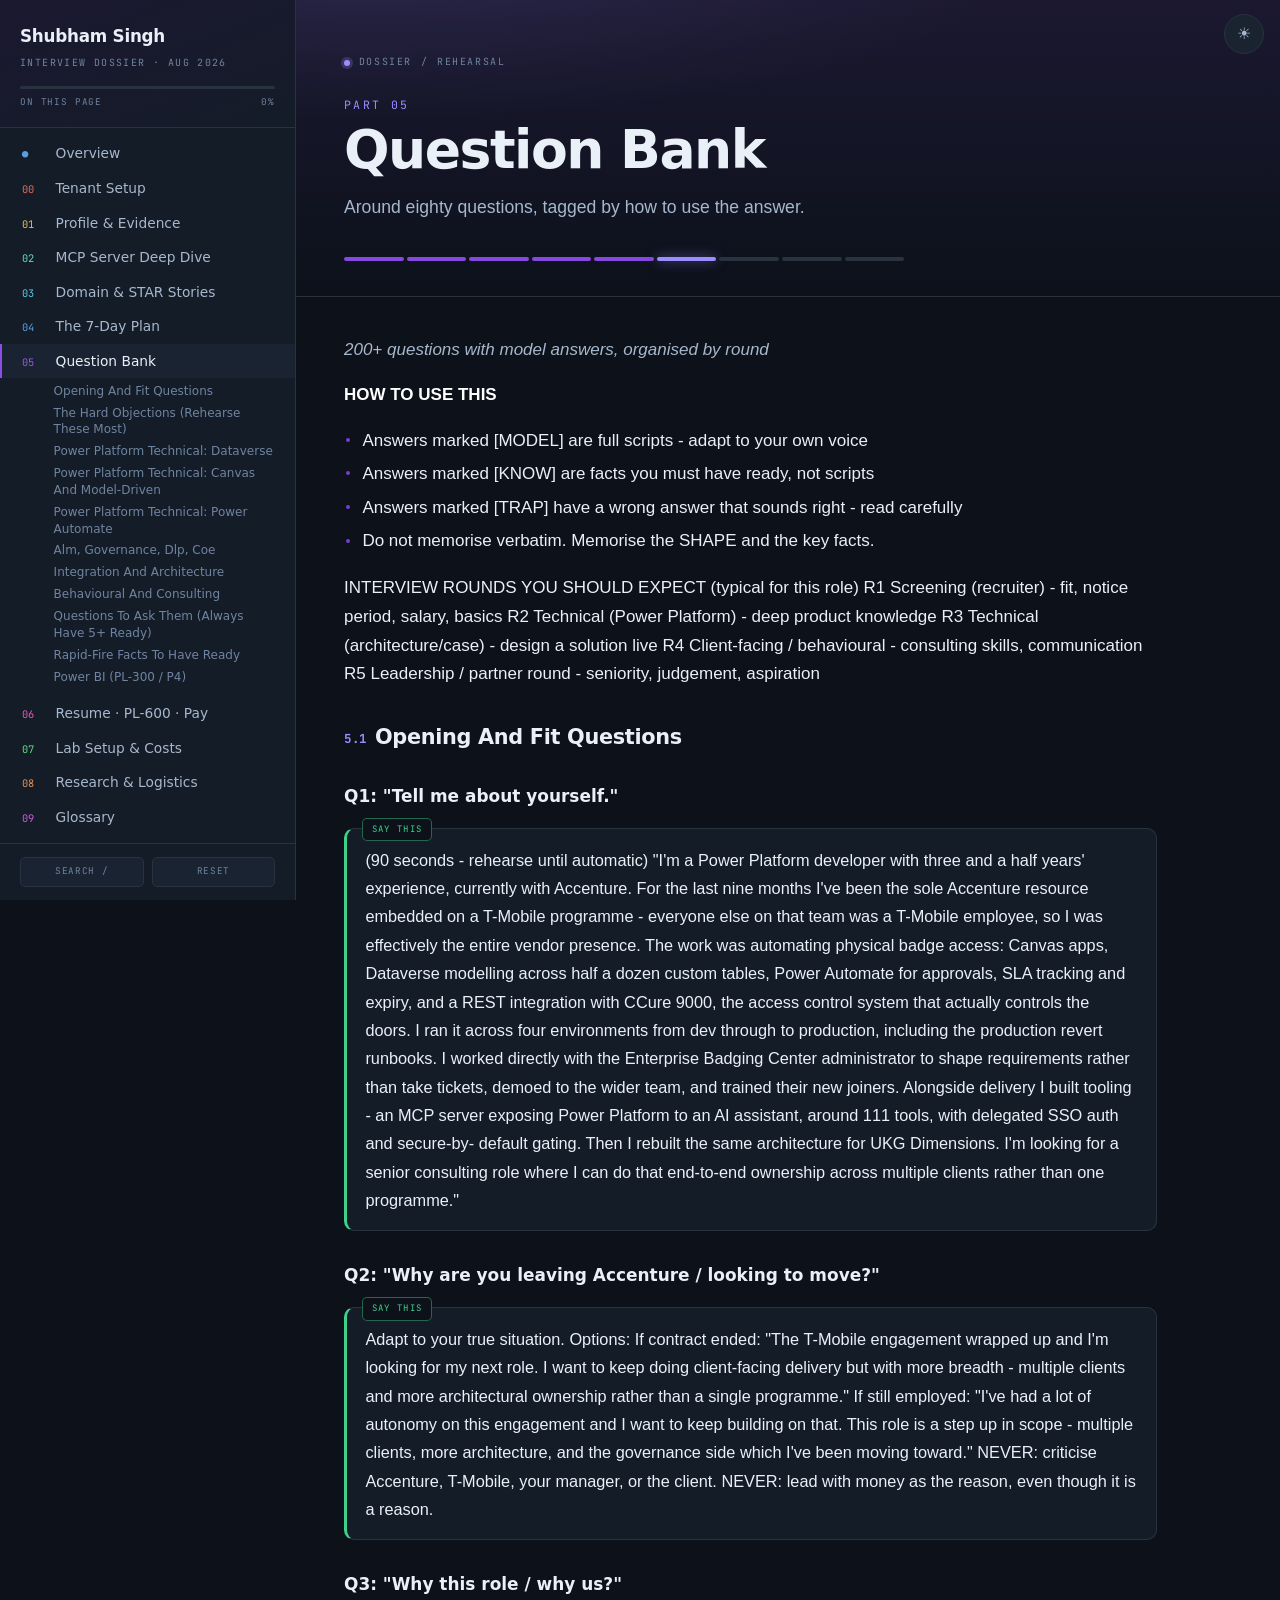
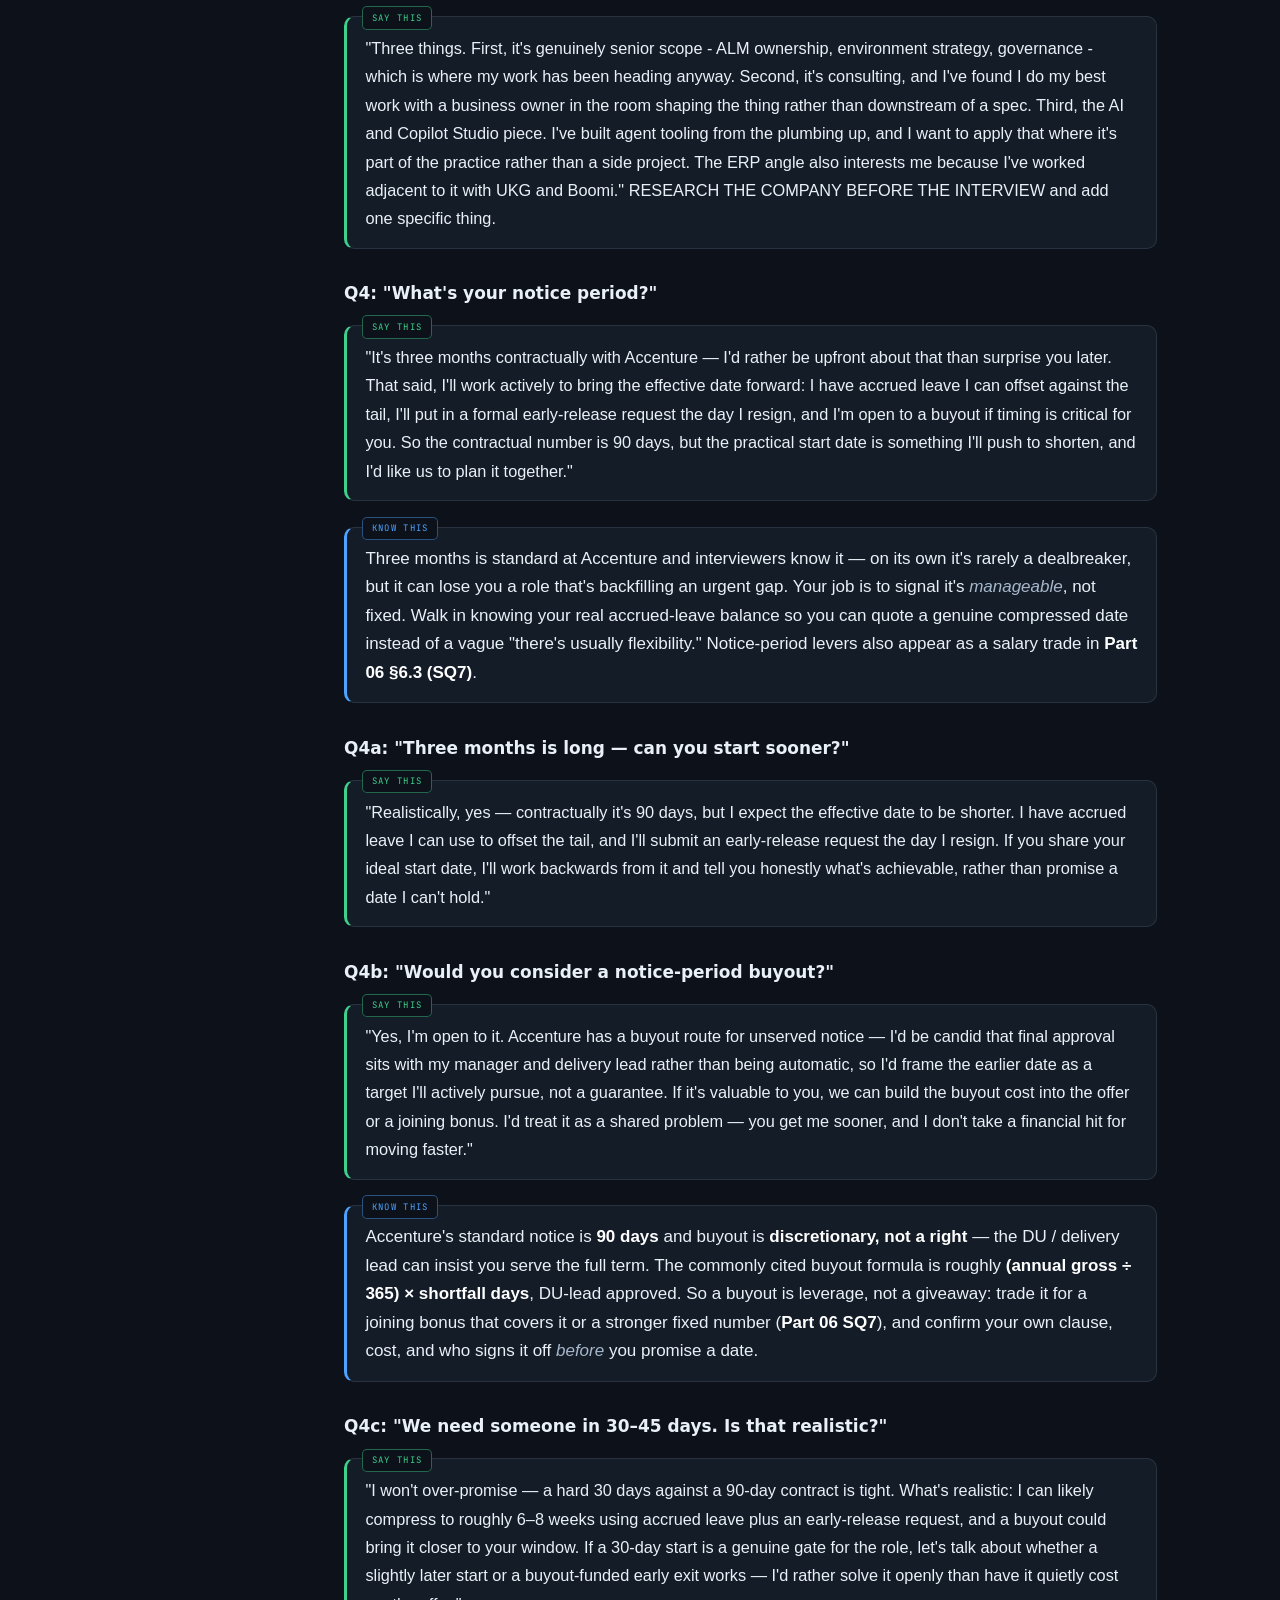
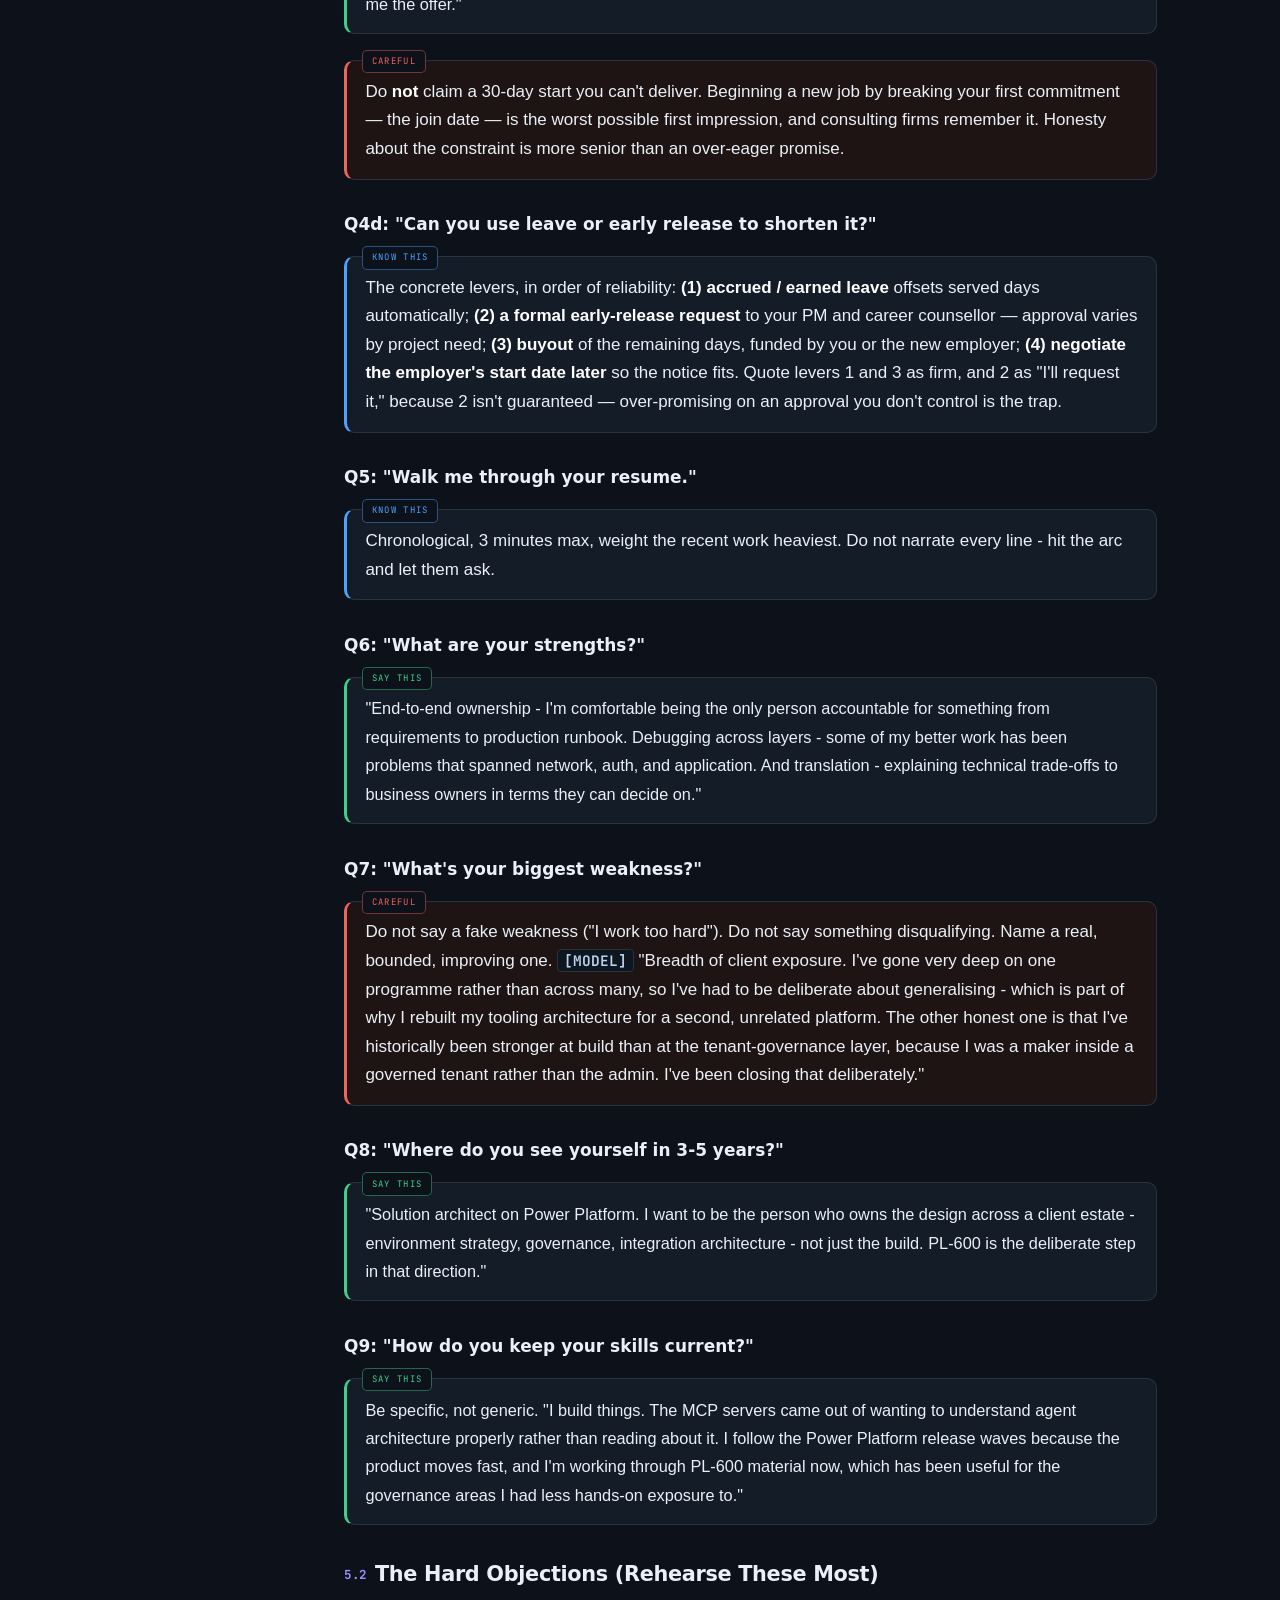
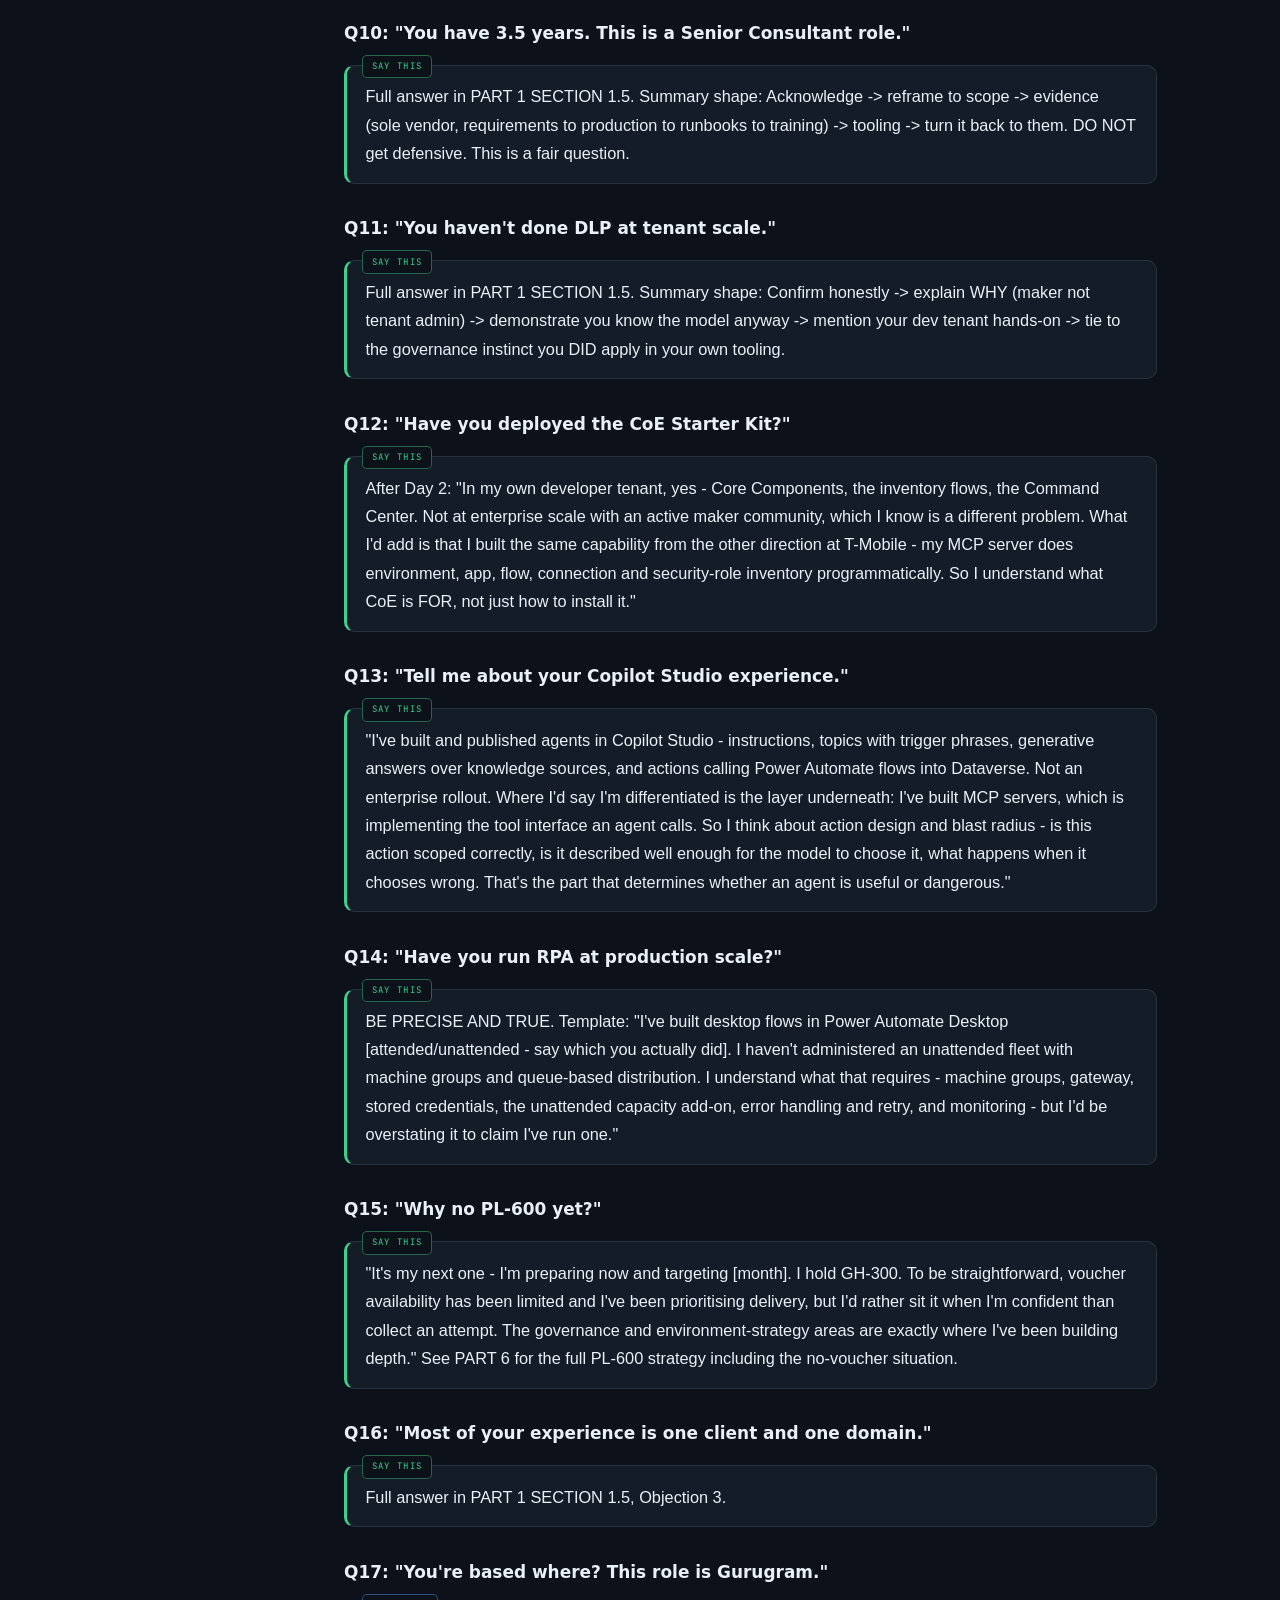
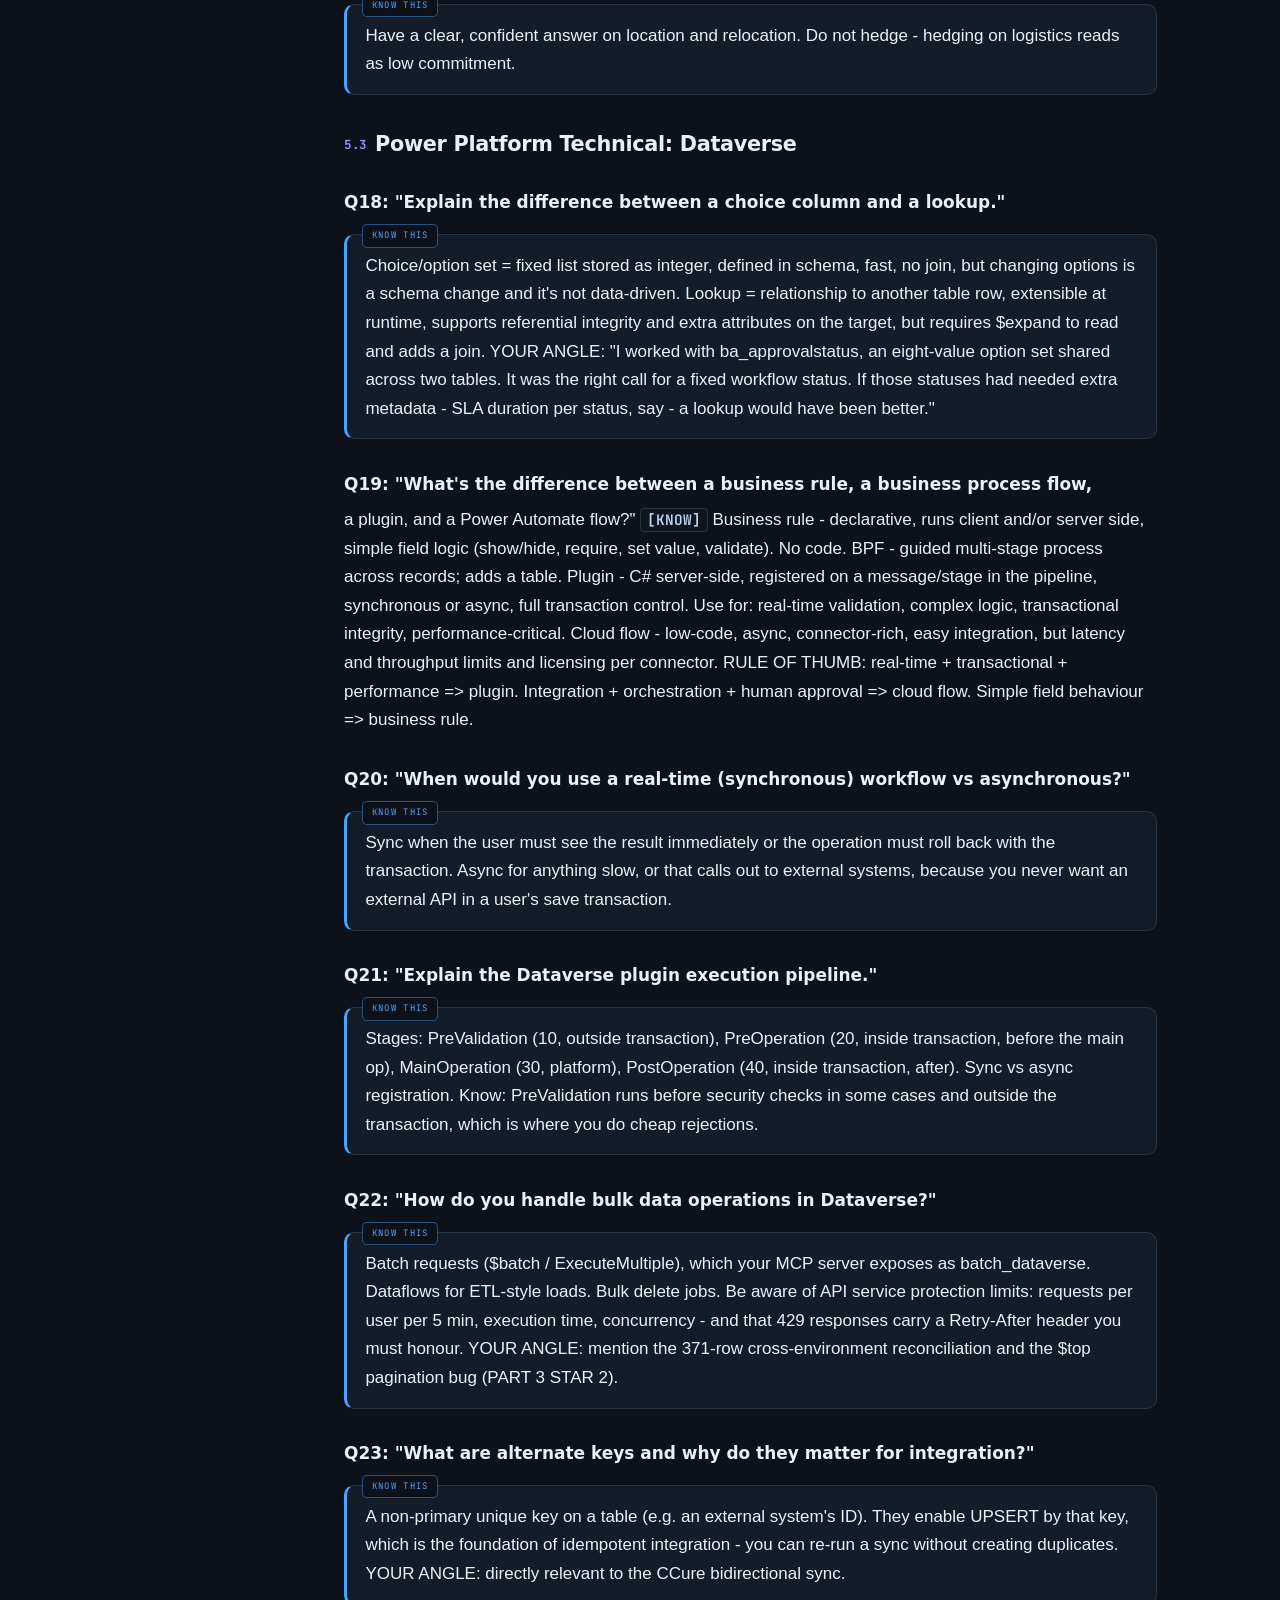
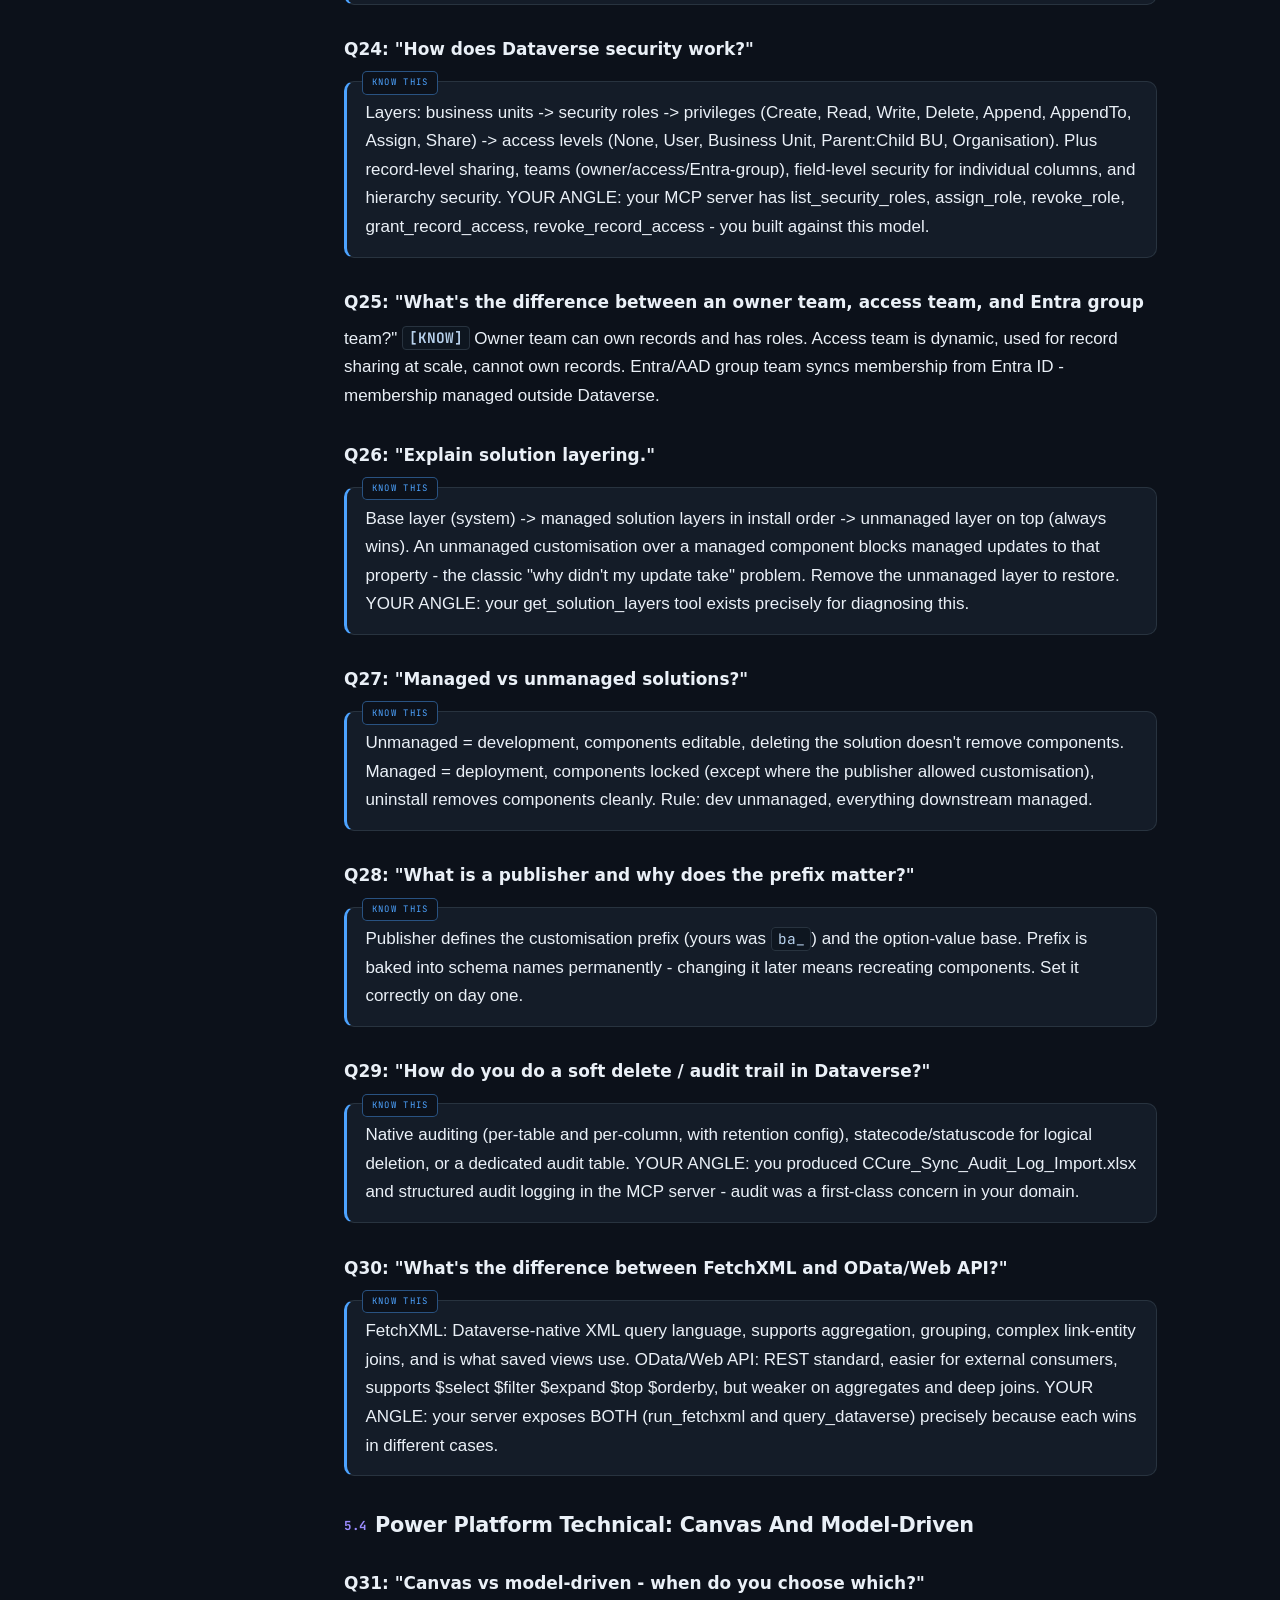
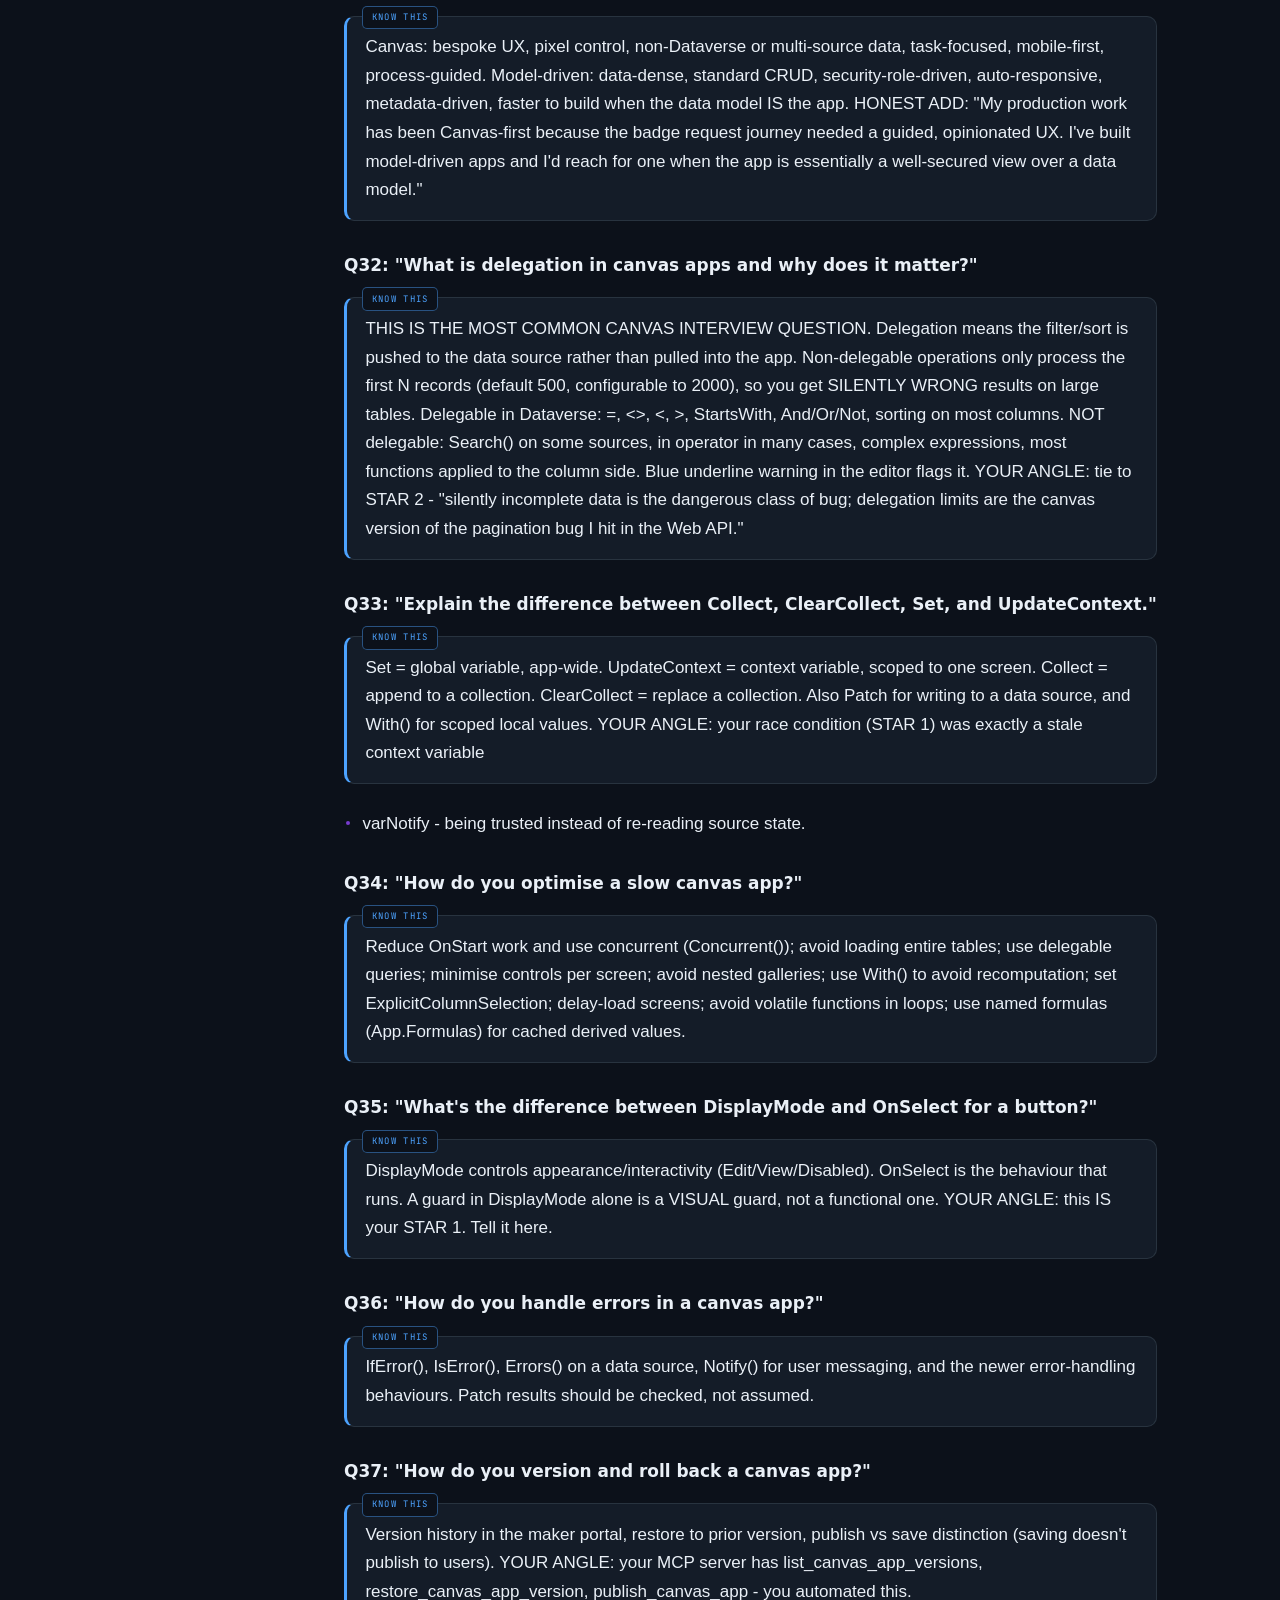
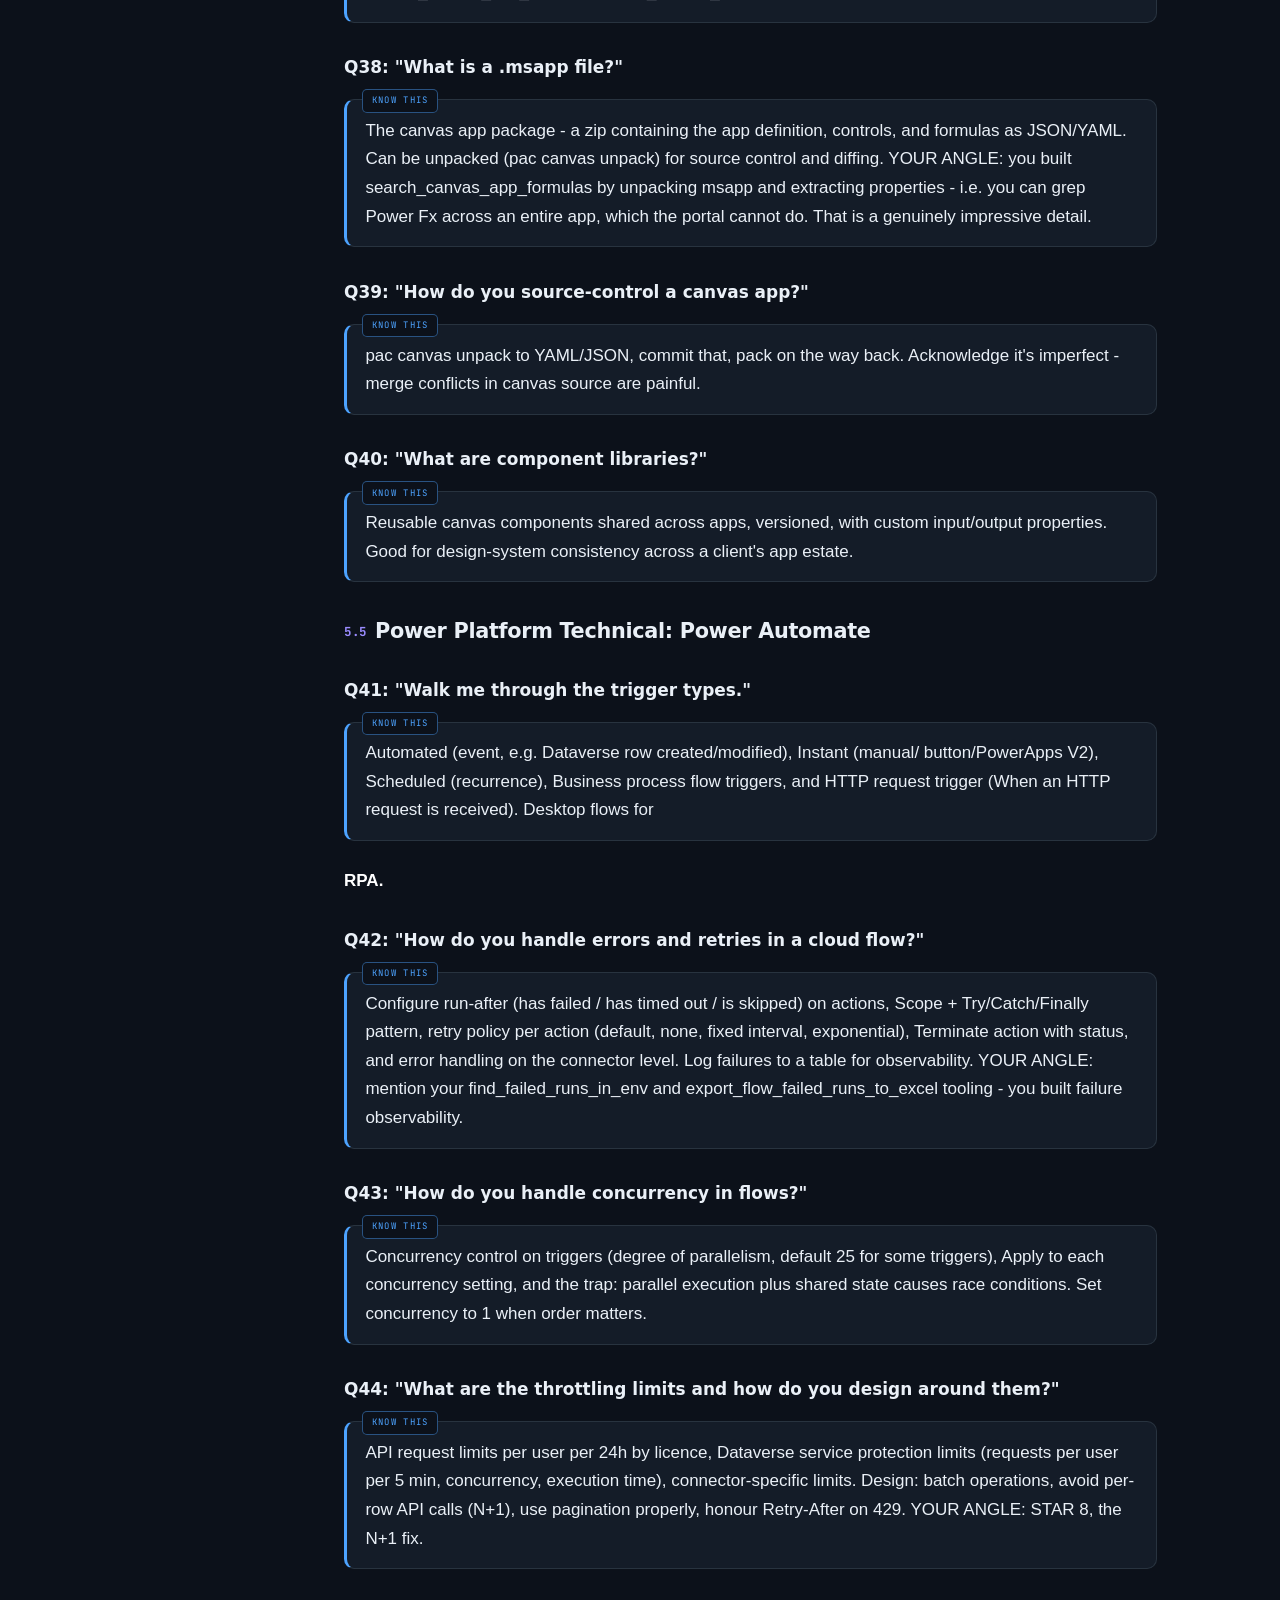
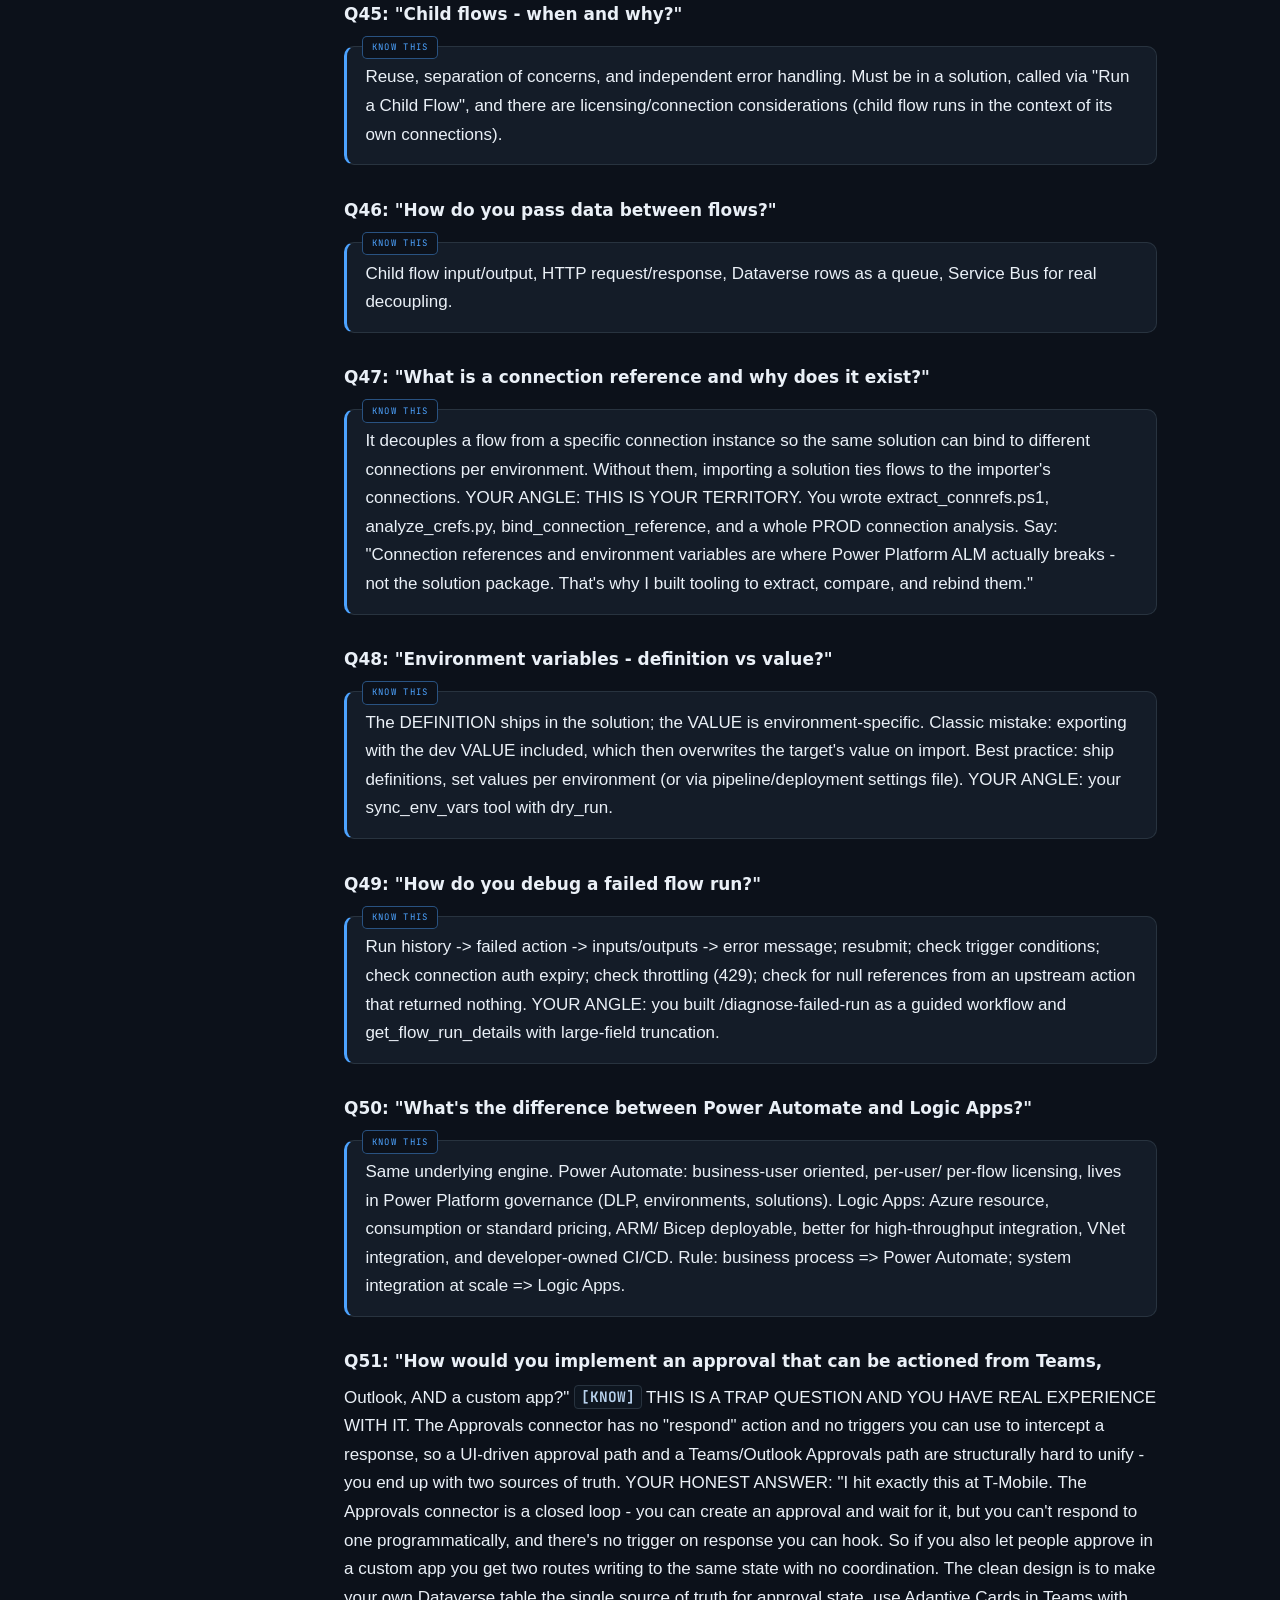
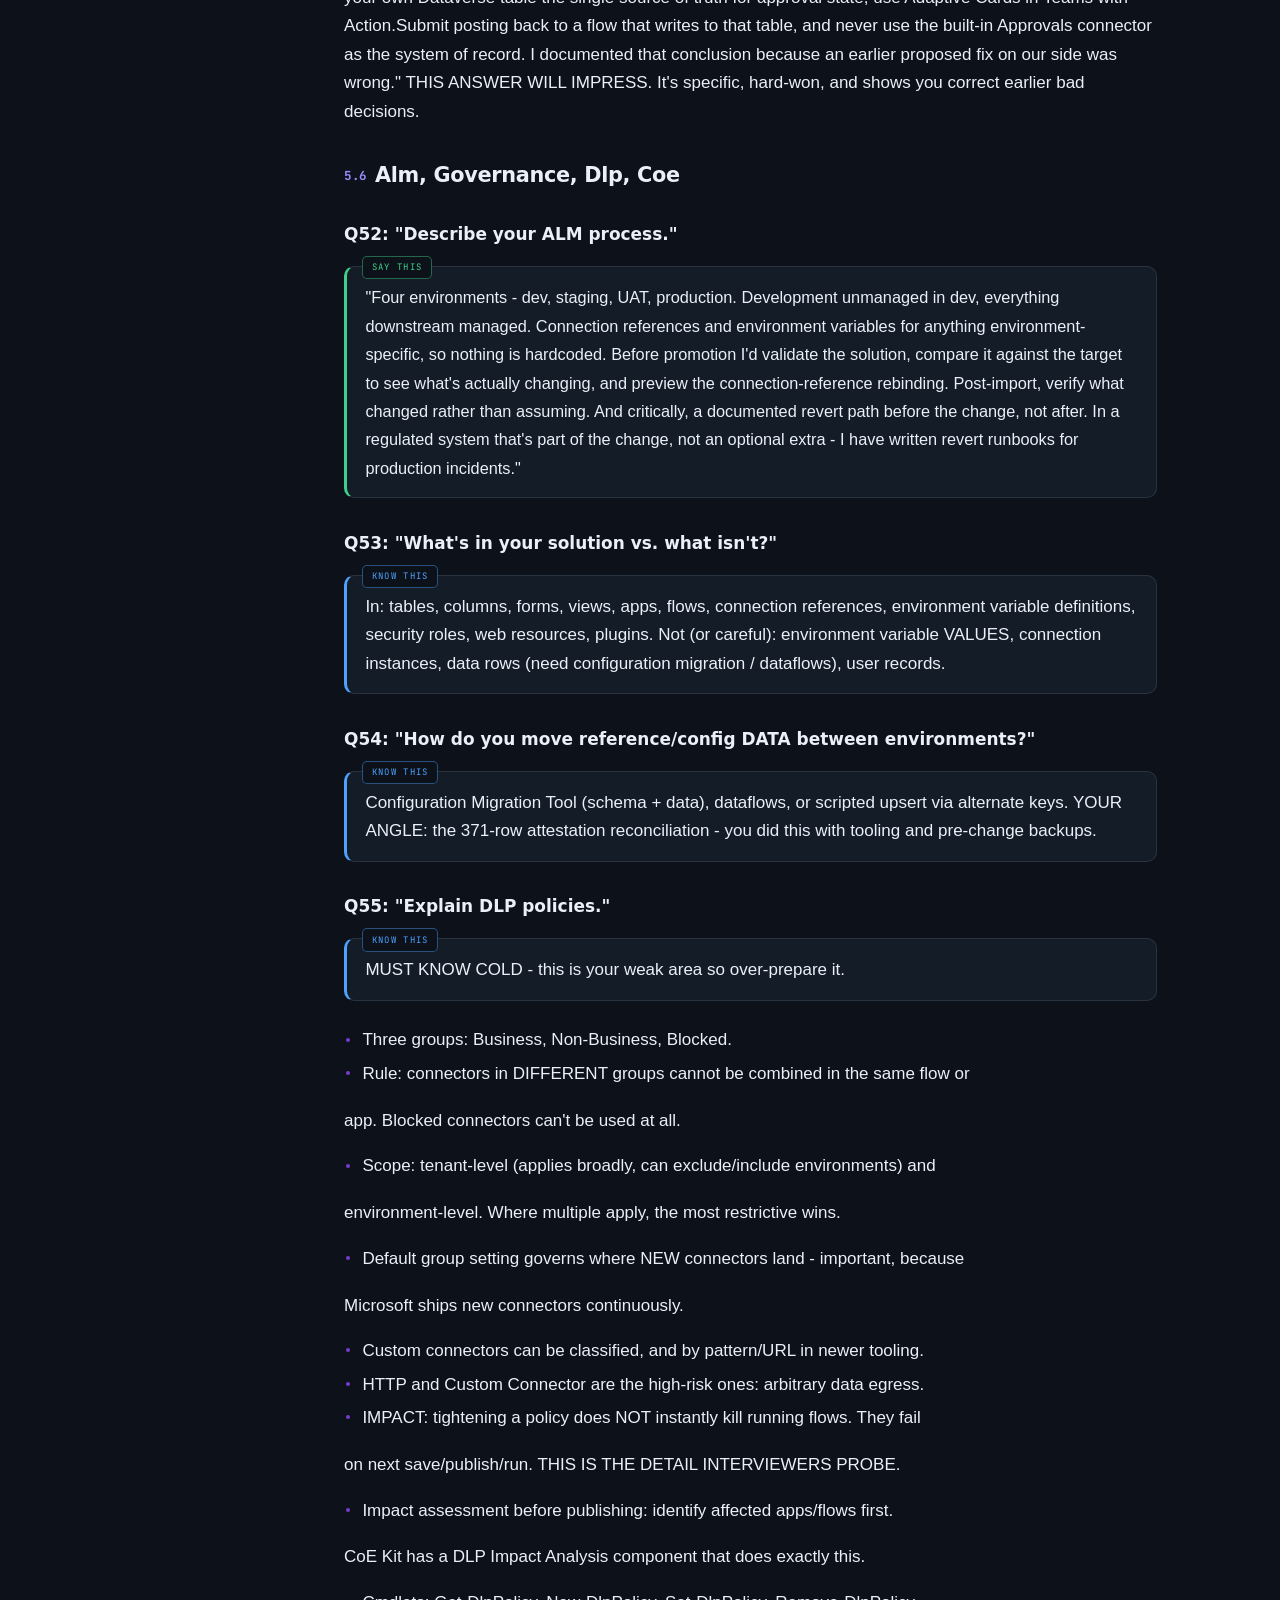
<file: question-bank.html>
﻿<!doctype html><html lang="en"><head>
<meta charset="utf-8"><meta name="viewport" content="width=device-width,initial-scale=1">
<title>Part 05 — Question Bank</title>
<link rel="preconnect" href="https://fonts.googleapis.com">
<link rel="preconnect" href="https://fonts.gstatic.com" crossorigin>
<link href="https://fonts.googleapis.com/css2?family=Chivo:wght@400;600;700;800&family=Source+Serif+4:ital,opsz,wght@0,8..60,400;0,8..60,600;1,8..60,400&family=JetBrains+Mono:wght@400;500&display=swap" rel="stylesheet">
<link rel="stylesheet" href="assets/site.css">
<style>:root{--acc:#9B8CFF;--tint:#1B1830;--h:265}</style>
</head><body data-page="question-bank">
<button id="burger" aria-label="Menu">&#9776;</button>
<aside id="rail">
 <div class="brand"><a href="index.html">
   <div class="who">Shubham Singh</div>
   <div class="role">Interview Dossier &middot; Aug 2026</div></a>
   <div class="pmeter"><div class="bar"><div class="fill"></div></div>
     <div class="lab"><span>ON THIS PAGE</span><span id="pct">0%</span></div></div>
 </div>
 <nav id="nav">
   <a class="np" href="index.html" style="--h:210"><span class="n">&#9679;</span>Overview</a>
   <a class="np" href="tenant-setup.html" style="--h:8"><span class="n">00</span>Tenant Setup</a><a class="np" href="profile.html" style="--h:45"><span class="n">01</span>Profile &amp; Evidence</a><a class="np" href="mcp-server.html" style="--h:160"><span class="n">02</span>MCP Server Deep Dive</a><a class="np" href="stories.html" style="--h:190"><span class="n">03</span>Domain &amp; STAR Stories</a><a class="np" href="seven-day-plan.html" style="--h:210"><span class="n">04</span>The 7-Day Plan</a><a class="np on" href="question-bank.html" style="--h:265"><span class="n">05</span>Question Bank</a><ul class="subs"><li><a href="#5-1-opening-and-fit-questions">Opening And Fit Questions</a></li><li><a href="#5-2-the-hard-objections-rehearse-these-most">The Hard Objections (Rehearse These Most)</a></li><li><a href="#5-3-power-platform-technical-dataverse">Power Platform Technical: Dataverse</a></li><li><a href="#5-4-power-platform-technical-canvas-and-model-driven">Power Platform Technical: Canvas And Model-Driven</a></li><li><a href="#5-5-power-platform-technical-power-automate">Power Platform Technical: Power Automate</a></li><li><a href="#5-6-alm-governance-dlp-coe">Alm, Governance, Dlp, Coe</a></li><li><a href="#5-7-integration-and-architecture">Integration And Architecture</a></li><li><a href="#5-8-behavioural-and-consulting">Behavioural And Consulting</a></li><li><a href="#5-9-questions-to-ask-them-always-have-5-ready">Questions To Ask Them (Always Have 5+ Ready)</a></li><li><a href="#5-10-rapid-fire-facts-to-have-ready">Rapid-Fire Facts To Have Ready</a></li><li><a href="#5-11-power-bi">Power BI (PL-300 / P4)</a></li></ul><a class="np" href="resume-cert-pay.html" style="--h:320"><span class="n">06</span>Resume · PL-600 · Pay</a><a class="np" href="labs.html" style="--h:140"><span class="n">07</span>Lab Setup &amp; Costs</a><a class="np" href="logistics.html" style="--h:25"><span class="n">08</span>Research &amp; Logistics</a><a class="np" href="glossary.html" style="--h:290"><span class="n">09</span>Glossary</a>
 </nav>
 <div class="rfoot"><button id="sbtn">SEARCH /</button>
   <button id="resetc">RESET <span id="ccount"></span></button></div>
</aside>
<main><header class="phead"><div class="wrap">
 <div class="crumb"><span class="dot"></span><a href="index.html">Dossier</a>
   <span>/</span><span>Rehearsal</span></div>
 <span class="pnum">PART 05</span>
 <h1>Question Bank</h1><p class="bl">Around eighty questions, tagged by how to use the answer.</p>
 <div class="strip" style="--sh:265"><i class="a"></i><i class="a"></i><i class="a"></i><i class="a"></i><i class="a"></i><i class="cur"></i><i class=""></i><i class=""></i><i class=""></i></div>
</div></header>
<div class="wrap"><div class="body"><p><em>200+ questions with model answers, organised by round</em></p>
<p><strong>HOW TO USE THIS</strong></p>
<ul>
<li>Answers marked [MODEL] are full scripts - adapt to your own voice</li>
<li>Answers marked [KNOW] are facts you must have ready, not scripts</li>
<li>Answers marked [TRAP] have a wrong answer that sounds right - read carefully</li>
<li>Do not memorise verbatim. Memorise the SHAPE and the key facts.</li>
</ul>
<p>INTERVIEW ROUNDS YOU SHOULD EXPECT (typical for this role) R1  Screening (recruiter)         - fit, notice period, salary, basics R2  Technical (Power Platform)    - deep product knowledge R3  Technical (architecture/case) - design a solution live R4  Client-facing / behavioural   - consulting skills, communication R5  Leadership / partner round    - seniority, judgement, aspiration</p>
<h3 id="5-1-opening-and-fit-questions" class="h2"><span class="hnum">5.1</span>Opening And Fit Questions<a class="anchor" href="#5-1-opening-and-fit-questions" aria-label="Link to section">#</a></h3>
<h4 id="q1-tell-me-about-yourself" class="h3">Q1: "Tell me about yourself."<a class="anchor" href="#q1-tell-me-about-yourself" aria-label="Link to section">#</a></h4>
<div class="ans a-say"><span class="tag">Say this</span><div class="ans-b">(90 seconds - rehearse until automatic) "I'm a Power Platform developer with three and a half years' experience, currently with Accenture. For the last nine months I've been the sole Accenture resource embedded on a T-Mobile programme - everyone else on that team was a T-Mobile employee, so I was effectively the entire vendor presence. The work was automating physical badge access: Canvas apps, Dataverse modelling across half a dozen custom tables, Power Automate for approvals, SLA tracking and expiry, and a REST integration with CCure 9000, the access control system that actually controls the doors. I ran it across four environments from dev through to production, including the production revert runbooks. I worked directly with the Enterprise Badging Center administrator to shape requirements rather than take tickets, demoed to the wider team, and trained their new joiners. Alongside delivery I built tooling - an MCP server exposing Power Platform to an AI assistant, around 111 tools, with delegated SSO auth and secure-by- default gating. Then I rebuilt the same architecture for UKG Dimensions. I'm looking for a senior consulting role where I can do that end-to-end ownership across multiple clients rather than one programme."</div></div>
<h4 id="q2-why-are-you-leaving-accenture-looking-to-move" class="h3">Q2: "Why are you leaving Accenture / looking to move?"<a class="anchor" href="#q2-why-are-you-leaving-accenture-looking-to-move" aria-label="Link to section">#</a></h4>
<div class="ans a-say"><span class="tag">Say this</span><div class="ans-b">Adapt to your true situation. Options: If contract ended: "The T-Mobile engagement wrapped up and I'm looking for my next role. I want to keep doing client-facing delivery but with more breadth - multiple clients and more architectural ownership rather than a single programme." If still employed: "I've had a lot of autonomy on this engagement and I want to keep building on that. This role is a step up in scope - multiple clients, more architecture, and the governance side which I've been moving toward." NEVER: criticise Accenture, T-Mobile, your manager, or the client. NEVER: lead with money as the reason, even though it is a reason.</div></div>
<h4 id="q3-why-this-role-why-us" class="h3">Q3: "Why this role / why us?"<a class="anchor" href="#q3-why-this-role-why-us" aria-label="Link to section">#</a></h4>
<div class="ans a-say"><span class="tag">Say this</span><div class="ans-b">"Three things. First, it's genuinely senior scope - ALM ownership, environment strategy, governance - which is where my work has been heading anyway. Second, it's consulting, and I've found I do my best work with a business owner in the room shaping the thing rather than downstream of a spec. Third, the AI and Copilot Studio piece. I've built agent tooling from the plumbing up, and I want to apply that where it's part of the practice rather than a side project. The ERP angle also interests me because I've worked adjacent to it with UKG and Boomi." RESEARCH THE COMPANY BEFORE THE INTERVIEW and add one specific thing.</div></div>
<h4 id="q4-what-s-your-notice-period" class="h3">Q4: "What's your notice period?"<a class="anchor" href="#q4-what-s-your-notice-period" aria-label="Link to section">#</a></h4>
<div class="ans a-say"><span class="tag">Say this</span><div class="ans-b">"It's three months contractually with Accenture &mdash; I'd rather be upfront about that than surprise you later. That said, I'll work actively to bring the effective date forward: I have accrued leave I can offset against the tail, I'll put in a formal early-release request the day I resign, and I'm open to a buyout if timing is critical for you. So the contractual number is 90 days, but the practical start date is something I'll push to shorten, and I'd like us to plan it together."</div></div>
<div class="ans a-know"><span class="tag">Know this</span><div class="ans-b">Three months is standard at Accenture and interviewers know it &mdash; on its own it's rarely a dealbreaker, but it can lose you a role that's backfilling an urgent gap. Your job is to signal it's <em>manageable</em>, not fixed. Walk in knowing your real accrued-leave balance so you can quote a genuine compressed date instead of a vague "there's usually flexibility." Notice-period levers also appear as a salary trade in <strong>Part 06 &sect;6.3 (SQ7)</strong>.</div></div>
<h4 id="q4a-can-you-start-sooner-than-three-months" class="h3">Q4a: "Three months is long &mdash; can you start sooner?"<a class="anchor" href="#q4a-can-you-start-sooner-than-three-months" aria-label="Link to section">#</a></h4>
<div class="ans a-say"><span class="tag">Say this</span><div class="ans-b">"Realistically, yes &mdash; contractually it's 90 days, but I expect the effective date to be shorter. I have accrued leave I can use to offset the tail, and I'll submit an early-release request the day I resign. If you share your ideal start date, I'll work backwards from it and tell you honestly what's achievable, rather than promise a date I can't hold."</div></div>
<h4 id="q4b-would-you-consider-a-notice-buyout" class="h3">Q4b: "Would you consider a notice-period buyout?"<a class="anchor" href="#q4b-would-you-consider-a-notice-buyout" aria-label="Link to section">#</a></h4>
<div class="ans a-say"><span class="tag">Say this</span><div class="ans-b">"Yes, I'm open to it. Accenture has a buyout route for unserved notice &mdash; I'd be candid that final approval sits with my manager and delivery lead rather than being automatic, so I'd frame the earlier date as a target I'll actively pursue, not a guarantee. If it's valuable to you, we can build the buyout cost into the offer or a joining bonus. I'd treat it as a shared problem &mdash; you get me sooner, and I don't take a financial hit for moving faster."</div></div>
<div class="ans a-know"><span class="tag">Know this</span><div class="ans-b">Accenture's standard notice is <strong>90 days</strong> and buyout is <strong>discretionary, not a right</strong> &mdash; the DU / delivery lead can insist you serve the full term. The commonly cited buyout formula is roughly <strong>(annual gross &divide; 365) &times; shortfall days</strong>, DU-lead approved. So a buyout is leverage, not a giveaway: trade it for a joining bonus that covers it or a stronger fixed number (<strong>Part 06 SQ7</strong>), and confirm your own clause, cost, and who signs it off <em>before</em> you promise a date.</div></div>
<h4 id="q4c-we-need-someone-in-30-45-days" class="h3">Q4c: "We need someone in 30&ndash;45 days. Is that realistic?"<a class="anchor" href="#q4c-we-need-someone-in-30-45-days" aria-label="Link to section">#</a></h4>
<div class="ans a-say"><span class="tag">Say this</span><div class="ans-b">"I won't over-promise &mdash; a hard 30 days against a 90-day contract is tight. What's realistic: I can likely compress to roughly 6&ndash;8 weeks using accrued leave plus an early-release request, and a buyout could bring it closer to your window. If a 30-day start is a genuine gate for the role, let's talk about whether a slightly later start or a buyout-funded early exit works &mdash; I'd rather solve it openly than have it quietly cost me the offer."</div></div>
<div class="ans a-trap"><span class="tag">Careful</span><div class="ans-b">Do <strong>not</strong> claim a 30-day start you can't deliver. Beginning a new job by breaking your first commitment &mdash; the join date &mdash; is the worst possible first impression, and consulting firms remember it. Honesty about the constraint is more senior than an over-eager promise.</div></div>
<h4 id="q4d-can-you-shorten-notice-using-leave" class="h3">Q4d: "Can you use leave or early release to shorten it?"<a class="anchor" href="#q4d-can-you-shorten-notice-using-leave" aria-label="Link to section">#</a></h4>
<div class="ans a-know"><span class="tag">Know this</span><div class="ans-b">The concrete levers, in order of reliability: <strong>(1) accrued / earned leave</strong> offsets served days automatically; <strong>(2) a formal early-release request</strong> to your PM and career counsellor &mdash; approval varies by project need; <strong>(3) buyout</strong> of the remaining days, funded by you or the new employer; <strong>(4) negotiate the employer's start date later</strong> so the notice fits. Quote levers 1 and 3 as firm, and 2 as "I'll request it," because 2 isn't guaranteed &mdash; over-promising on an approval you don't control is the trap.</div></div>
<h4 id="q5-walk-me-through-your-resume" class="h3">Q5: "Walk me through your resume."<a class="anchor" href="#q5-walk-me-through-your-resume" aria-label="Link to section">#</a></h4>
<div class="ans a-know"><span class="tag">Know this</span><div class="ans-b">Chronological, 3 minutes max, weight the recent work heaviest. Do not narrate every line - hit the arc and let them ask.</div></div>
<h4 id="q6-what-are-your-strengths" class="h3">Q6: "What are your strengths?"<a class="anchor" href="#q6-what-are-your-strengths" aria-label="Link to section">#</a></h4>
<div class="ans a-say"><span class="tag">Say this</span><div class="ans-b">"End-to-end ownership - I'm comfortable being the only person accountable for something from requirements to production runbook. Debugging across layers - some of my better work has been problems that spanned network, auth, and application. And translation - explaining technical trade-offs to business owners in terms they can decide on."</div></div>
<h4 id="q7-what-s-your-biggest-weakness" class="h3">Q7: "What's your biggest weakness?"<a class="anchor" href="#q7-what-s-your-biggest-weakness" aria-label="Link to section">#</a></h4>
<div class="ans a-trap"><span class="tag">Careful</span><div class="ans-b">Do not say a fake weakness ("I work too hard"). Do not say something disqualifying. Name a real, bounded, improving one. <strong><code>[MODEL]</code></strong> "Breadth of client exposure. I've gone very deep on one programme rather than across many, so I've had to be deliberate about generalising - which is part of why I rebuilt my tooling architecture for a second, unrelated platform. The other honest one is that I've historically been stronger at build than at the tenant-governance layer, because I was a maker inside a governed tenant rather than the admin. I've been closing that deliberately."</div></div>
<h4 id="q8-where-do-you-see-yourself-in-3-5-years" class="h3">Q8: "Where do you see yourself in 3-5 years?"<a class="anchor" href="#q8-where-do-you-see-yourself-in-3-5-years" aria-label="Link to section">#</a></h4>
<div class="ans a-say"><span class="tag">Say this</span><div class="ans-b">"Solution architect on Power Platform. I want to be the person who owns the design across a client estate - environment strategy, governance, integration architecture - not just the build. PL-600 is the deliberate step in that direction."</div></div>
<h4 id="q9-how-do-you-keep-your-skills-current" class="h3">Q9: "How do you keep your skills current?"<a class="anchor" href="#q9-how-do-you-keep-your-skills-current" aria-label="Link to section">#</a></h4>
<div class="ans a-say"><span class="tag">Say this</span><div class="ans-b">Be specific, not generic. "I build things. The MCP servers came out of wanting to understand agent architecture properly rather than reading about it. I follow the Power Platform release waves because the product moves fast, and I'm working through PL-600 material now, which has been useful for the governance areas I had less hands-on exposure to."</div></div>
<h3 id="5-2-the-hard-objections-rehearse-these-most" class="h2"><span class="hnum">5.2</span>The Hard Objections (Rehearse These Most)<a class="anchor" href="#5-2-the-hard-objections-rehearse-these-most" aria-label="Link to section">#</a></h3>
<h4 id="q10-you-have-3-5-years-this-is-a-senior-consultant-role" class="h3">Q10: "You have 3.5 years. This is a Senior Consultant role."<a class="anchor" href="#q10-you-have-3-5-years-this-is-a-senior-consultant-role" aria-label="Link to section">#</a></h4>
<div class="ans a-say"><span class="tag">Say this</span><div class="ans-b">Full answer in PART 1 SECTION 1.5. Summary shape: Acknowledge -&gt; reframe to scope -&gt; evidence (sole vendor, requirements to production to runbooks to training) -&gt; tooling -&gt; turn it back to them. DO NOT get defensive. This is a fair question.</div></div>
<h4 id="q11-you-haven-t-done-dlp-at-tenant-scale" class="h3">Q11: "You haven't done DLP at tenant scale."<a class="anchor" href="#q11-you-haven-t-done-dlp-at-tenant-scale" aria-label="Link to section">#</a></h4>
<div class="ans a-say"><span class="tag">Say this</span><div class="ans-b">Full answer in PART 1 SECTION 1.5. Summary shape: Confirm honestly -&gt; explain WHY (maker not tenant admin) -&gt; demonstrate you know the model anyway -&gt; mention your dev tenant hands-on -&gt; tie to the governance instinct you DID apply in your own tooling.</div></div>
<h4 id="q12-have-you-deployed-the-coe-starter-kit" class="h3">Q12: "Have you deployed the CoE Starter Kit?"<a class="anchor" href="#q12-have-you-deployed-the-coe-starter-kit" aria-label="Link to section">#</a></h4>
<div class="ans a-say"><span class="tag">Say this</span><div class="ans-b">After Day 2: "In my own developer tenant, yes - Core Components, the inventory flows, the Command Center. Not at enterprise scale with an active maker community, which I know is a different problem. What I'd add is that I built the same capability from the other direction at T-Mobile - my MCP server does environment, app, flow, connection and security-role inventory programmatically. So I understand what CoE is FOR, not just how to install it."</div></div>
<h4 id="q13-tell-me-about-your-copilot-studio-experience" class="h3">Q13: "Tell me about your Copilot Studio experience."<a class="anchor" href="#q13-tell-me-about-your-copilot-studio-experience" aria-label="Link to section">#</a></h4>
<div class="ans a-say"><span class="tag">Say this</span><div class="ans-b">"I've built and published agents in Copilot Studio - instructions, topics with trigger phrases, generative answers over knowledge sources, and actions calling Power Automate flows into Dataverse. Not an enterprise rollout. Where I'd say I'm differentiated is the layer underneath: I've built MCP servers, which is implementing the tool interface an agent calls. So I think about action design and blast radius - is this action scoped correctly, is it described well enough for the model to choose it, what happens when it chooses wrong. That's the part that determines whether an agent is useful or dangerous."</div></div>
<h4 id="q14-have-you-run-rpa-at-production-scale" class="h3">Q14: "Have you run RPA at production scale?"<a class="anchor" href="#q14-have-you-run-rpa-at-production-scale" aria-label="Link to section">#</a></h4>
<div class="ans a-say"><span class="tag">Say this</span><div class="ans-b">BE PRECISE AND TRUE. Template: "I've built desktop flows in Power Automate Desktop [attended/unattended - say which you actually did]. I haven't administered an unattended fleet with machine groups and queue-based distribution. I understand what that requires - machine groups, gateway, stored credentials, the unattended capacity add-on, error handling and retry, and monitoring - but I'd be overstating it to claim I've run one."</div></div>
<h4 id="q15-why-no-pl-600-yet" class="h3">Q15: "Why no PL-600 yet?"<a class="anchor" href="#q15-why-no-pl-600-yet" aria-label="Link to section">#</a></h4>
<div class="ans a-say"><span class="tag">Say this</span><div class="ans-b">"It's my next one - I'm preparing now and targeting [month]. I hold GH-300. To be straightforward, voucher availability has been limited and I've been prioritising delivery, but I'd rather sit it when I'm confident than collect an attempt. The governance and environment-strategy areas are exactly where I've been building depth." See PART 6 for the full PL-600 strategy including the no-voucher situation.</div></div>
<h4 id="q16-most-of-your-experience-is-one-client-and-one-domain" class="h3">Q16: "Most of your experience is one client and one domain."<a class="anchor" href="#q16-most-of-your-experience-is-one-client-and-one-domain" aria-label="Link to section">#</a></h4>
<div class="ans a-say"><span class="tag">Say this</span><div class="ans-b">Full answer in PART 1 SECTION 1.5, Objection 3.</div></div>
<h4 id="q17-you-re-based-where-this-role-is-gurugram" class="h3">Q17: "You're based where? This role is Gurugram."<a class="anchor" href="#q17-you-re-based-where-this-role-is-gurugram" aria-label="Link to section">#</a></h4>
<div class="ans a-know"><span class="tag">Know this</span><div class="ans-b">Have a clear, confident answer on location and relocation. Do not hedge - hedging on logistics reads as low commitment.</div></div>
<h3 id="5-3-power-platform-technical-dataverse" class="h2"><span class="hnum">5.3</span>Power Platform Technical: Dataverse<a class="anchor" href="#5-3-power-platform-technical-dataverse" aria-label="Link to section">#</a></h3>
<h4 id="q18-explain-the-difference-between-a-choice-column-and-a-loo" class="h3">Q18: "Explain the difference between a choice column and a lookup."<a class="anchor" href="#q18-explain-the-difference-between-a-choice-column-and-a-loo" aria-label="Link to section">#</a></h4>
<div class="ans a-know"><span class="tag">Know this</span><div class="ans-b">Choice/option set = fixed list stored as integer, defined in schema, fast, no join, but changing options is a schema change and it's not data-driven. Lookup = relationship to another table row, extensible at runtime, supports referential integrity and extra attributes on the target, but requires $expand to read and adds a join. YOUR ANGLE: "I worked with ba_approvalstatus, an eight-value option set shared across two tables. It was the right call for a fixed workflow status. If those statuses had needed extra metadata - SLA duration per status, say - a lookup would have been better."</div></div>
<h4 id="q19-what-s-the-difference-between-a-business-rule-a-business" class="h3">Q19: "What's the difference between a business rule, a business process flow,<a class="anchor" href="#q19-what-s-the-difference-between-a-business-rule-a-business" aria-label="Link to section">#</a></h4>
<p>a plugin, and a Power Automate flow?" <strong><code>[KNOW]</code></strong> Business rule  - declarative, runs client and/or server side, simple field logic (show/hide, require, set value, validate). No code. BPF            - guided multi-stage process across records; adds a table. Plugin         - C# server-side, registered on a message/stage in the pipeline, synchronous or async, full transaction control. Use for: real-time validation, complex logic, transactional integrity, performance-critical. Cloud flow     - low-code, async, connector-rich, easy integration, but latency and throughput limits and licensing per connector. RULE OF THUMB: real-time + transactional + performance =&gt; plugin. Integration + orchestration + human approval =&gt; cloud flow. Simple field behaviour =&gt; business rule.</p>
<h4 id="q20-when-would-you-use-a-real-time-synchronous-workflow-vs-a" class="h3">Q20: "When would you use a real-time (synchronous) workflow vs asynchronous?"<a class="anchor" href="#q20-when-would-you-use-a-real-time-synchronous-workflow-vs-a" aria-label="Link to section">#</a></h4>
<div class="ans a-know"><span class="tag">Know this</span><div class="ans-b">Sync when the user must see the result immediately or the operation must roll back with the transaction. Async for anything slow, or that calls out to external systems, because you never want an external API in a user's save transaction.</div></div>
<h4 id="q21-explain-the-dataverse-plugin-execution-pipeline" class="h3">Q21: "Explain the Dataverse plugin execution pipeline."<a class="anchor" href="#q21-explain-the-dataverse-plugin-execution-pipeline" aria-label="Link to section">#</a></h4>
<div class="ans a-know"><span class="tag">Know this</span><div class="ans-b">Stages: PreValidation (10, outside transaction), PreOperation (20, inside transaction, before the main op), MainOperation (30, platform), PostOperation (40, inside transaction, after). Sync vs async registration. Know: PreValidation runs before security checks in some cases and outside the transaction, which is where you do cheap rejections.</div></div>
<h4 id="q22-how-do-you-handle-bulk-data-operations-in-dataverse" class="h3">Q22: "How do you handle bulk data operations in Dataverse?"<a class="anchor" href="#q22-how-do-you-handle-bulk-data-operations-in-dataverse" aria-label="Link to section">#</a></h4>
<div class="ans a-know"><span class="tag">Know this</span><div class="ans-b">Batch requests ($batch / ExecuteMultiple), which your MCP server exposes as batch_dataverse. Dataflows for ETL-style loads. Bulk delete jobs. Be aware of API service protection limits: requests per user per 5 min, execution time, concurrency - and that 429 responses carry a Retry-After header you must honour. YOUR ANGLE: mention the 371-row cross-environment reconciliation and the $top pagination bug (PART 3 STAR 2).</div></div>
<h4 id="q23-what-are-alternate-keys-and-why-do-they-matter-for-integ" class="h3">Q23: "What are alternate keys and why do they matter for integration?"<a class="anchor" href="#q23-what-are-alternate-keys-and-why-do-they-matter-for-integ" aria-label="Link to section">#</a></h4>
<div class="ans a-know"><span class="tag">Know this</span><div class="ans-b">A non-primary unique key on a table (e.g. an external system's ID). They enable UPSERT by that key, which is the foundation of idempotent integration - you can re-run a sync without creating duplicates. YOUR ANGLE: directly relevant to the CCure bidirectional sync.</div></div>
<h4 id="q24-how-does-dataverse-security-work" class="h3">Q24: "How does Dataverse security work?"<a class="anchor" href="#q24-how-does-dataverse-security-work" aria-label="Link to section">#</a></h4>
<div class="ans a-know"><span class="tag">Know this</span><div class="ans-b">Layers: business units -&gt; security roles -&gt; privileges (Create, Read, Write, Delete, Append, AppendTo, Assign, Share) -&gt; access levels (None, User, Business Unit, Parent:Child BU, Organisation). Plus record-level sharing, teams (owner/access/Entra-group), field-level security for individual columns, and hierarchy security. YOUR ANGLE: your MCP server has list_security_roles, assign_role, revoke_role, grant_record_access, revoke_record_access - you built against this model.</div></div>
<h4 id="q25-what-s-the-difference-between-an-owner-team-access-team-" class="h3">Q25: "What's the difference between an owner team, access team, and Entra group<a class="anchor" href="#q25-what-s-the-difference-between-an-owner-team-access-team-" aria-label="Link to section">#</a></h4>
<p>team?" <strong><code>[KNOW]</code></strong> Owner team can own records and has roles. Access team is dynamic, used for record sharing at scale, cannot own records. Entra/AAD group team syncs membership from Entra ID - membership managed outside Dataverse.</p>
<h4 id="q26-explain-solution-layering" class="h3">Q26: "Explain solution layering."<a class="anchor" href="#q26-explain-solution-layering" aria-label="Link to section">#</a></h4>
<div class="ans a-know"><span class="tag">Know this</span><div class="ans-b">Base layer (system) -&gt; managed solution layers in install order -&gt; unmanaged layer on top (always wins). An unmanaged customisation over a managed component blocks managed updates to that property - the classic "why didn't my update take" problem. Remove the unmanaged layer to restore. YOUR ANGLE: your get_solution_layers tool exists precisely for diagnosing this.</div></div>
<h4 id="q27-managed-vs-unmanaged-solutions" class="h3">Q27: "Managed vs unmanaged solutions?"<a class="anchor" href="#q27-managed-vs-unmanaged-solutions" aria-label="Link to section">#</a></h4>
<div class="ans a-know"><span class="tag">Know this</span><div class="ans-b">Unmanaged = development, components editable, deleting the solution doesn't remove components. Managed = deployment, components locked (except where the publisher allowed customisation), uninstall removes components cleanly. Rule: dev unmanaged, everything downstream managed.</div></div>
<h4 id="q28-what-is-a-publisher-and-why-does-the-prefix-matter" class="h3">Q28: "What is a publisher and why does the prefix matter?"<a class="anchor" href="#q28-what-is-a-publisher-and-why-does-the-prefix-matter" aria-label="Link to section">#</a></h4>
<div class="ans a-know"><span class="tag">Know this</span><div class="ans-b">Publisher defines the customisation prefix (yours was <code>ba_</code>) and the option-value base. Prefix is baked into schema names permanently - changing it later means recreating components. Set it correctly on day one.</div></div>
<h4 id="q29-how-do-you-do-a-soft-delete-audit-trail-in-dataverse" class="h3">Q29: "How do you do a soft delete / audit trail in Dataverse?"<a class="anchor" href="#q29-how-do-you-do-a-soft-delete-audit-trail-in-dataverse" aria-label="Link to section">#</a></h4>
<div class="ans a-know"><span class="tag">Know this</span><div class="ans-b">Native auditing (per-table and per-column, with retention config), statecode/statuscode for logical deletion, or a dedicated audit table. YOUR ANGLE: you produced CCure_Sync_Audit_Log_Import.xlsx and structured audit logging in the MCP server - audit was a first-class concern in your domain.</div></div>
<h4 id="q30-what-s-the-difference-between-fetchxml-and-odata-web-api" class="h3">Q30: "What's the difference between FetchXML and OData/Web API?"<a class="anchor" href="#q30-what-s-the-difference-between-fetchxml-and-odata-web-api" aria-label="Link to section">#</a></h4>
<div class="ans a-know"><span class="tag">Know this</span><div class="ans-b">FetchXML: Dataverse-native XML query language, supports aggregation, grouping, complex link-entity joins, and is what saved views use. OData/Web API: REST standard, easier for external consumers, supports $select $filter $expand $top $orderby, but weaker on aggregates and deep joins. YOUR ANGLE: your server exposes BOTH (run_fetchxml and query_dataverse) precisely because each wins in different cases.</div></div>
<h3 id="5-4-power-platform-technical-canvas-and-model-driven" class="h2"><span class="hnum">5.4</span>Power Platform Technical: Canvas And Model-Driven<a class="anchor" href="#5-4-power-platform-technical-canvas-and-model-driven" aria-label="Link to section">#</a></h3>
<h4 id="q31-canvas-vs-model-driven-when-do-you-choose-which" class="h3">Q31: "Canvas vs model-driven - when do you choose which?"<a class="anchor" href="#q31-canvas-vs-model-driven-when-do-you-choose-which" aria-label="Link to section">#</a></h4>
<div class="ans a-know"><span class="tag">Know this</span><div class="ans-b">Canvas: bespoke UX, pixel control, non-Dataverse or multi-source data, task-focused, mobile-first, process-guided. Model-driven: data-dense, standard CRUD, security-role-driven, auto-responsive, metadata-driven, faster to build when the data model IS the app. HONEST ADD: "My production work has been Canvas-first because the badge request journey needed a guided, opinionated UX. I've built model-driven apps and I'd reach for one when the app is essentially a well-secured view over a data model."</div></div>
<h4 id="q32-what-is-delegation-in-canvas-apps-and-why-does-it-matter" class="h3">Q32: "What is delegation in canvas apps and why does it matter?"<a class="anchor" href="#q32-what-is-delegation-in-canvas-apps-and-why-does-it-matter" aria-label="Link to section">#</a></h4>
<div class="ans a-know"><span class="tag">Know this</span><div class="ans-b">THIS IS THE MOST COMMON CANVAS INTERVIEW QUESTION. Delegation means the filter/sort is pushed to the data source rather than pulled into the app. Non-delegable operations only process the first N records (default 500, configurable to 2000), so you get SILENTLY WRONG results on large tables. Delegable in Dataverse: =, &lt;&gt;, &lt;, &gt;, StartsWith, And/Or/Not, sorting on most columns. NOT delegable: Search() on some sources, in operator in many cases, complex expressions, most functions applied to the column side. Blue underline warning in the editor flags it. YOUR ANGLE: tie to STAR 2 - "silently incomplete data is the dangerous class of bug; delegation limits are the canvas version of the pagination bug I hit in the Web API."</div></div>
<h4 id="q33-explain-the-difference-between-collect-clearcollect-set-" class="h3">Q33: "Explain the difference between Collect, ClearCollect, Set, and UpdateContext."<a class="anchor" href="#q33-explain-the-difference-between-collect-clearcollect-set-" aria-label="Link to section">#</a></h4>
<div class="ans a-know"><span class="tag">Know this</span><div class="ans-b">Set = global variable, app-wide. UpdateContext = context variable, scoped to one screen. Collect = append to a collection. ClearCollect = replace a collection. Also Patch for writing to a data source, and With() for scoped local values. YOUR ANGLE: your race condition (STAR 1) was exactly a stale context variable</div></div>
<ul>
<li>varNotify - being trusted instead of re-reading source state.</li>
</ul>
<h4 id="q34-how-do-you-optimise-a-slow-canvas-app" class="h3">Q34: "How do you optimise a slow canvas app?"<a class="anchor" href="#q34-how-do-you-optimise-a-slow-canvas-app" aria-label="Link to section">#</a></h4>
<div class="ans a-know"><span class="tag">Know this</span><div class="ans-b">Reduce OnStart work and use concurrent (Concurrent()); avoid loading entire tables; use delegable queries; minimise controls per screen; avoid nested galleries; use With() to avoid recomputation; set ExplicitColumnSelection; delay-load screens; avoid volatile functions in loops; use named formulas (App.Formulas) for cached derived values.</div></div>
<h4 id="q35-what-s-the-difference-between-displaymode-and-onselect-f" class="h3">Q35: "What's the difference between DisplayMode and OnSelect for a button?"<a class="anchor" href="#q35-what-s-the-difference-between-displaymode-and-onselect-f" aria-label="Link to section">#</a></h4>
<div class="ans a-know"><span class="tag">Know this</span><div class="ans-b">DisplayMode controls appearance/interactivity (Edit/View/Disabled). OnSelect is the behaviour that runs. A guard in DisplayMode alone is a VISUAL guard, not a functional one. YOUR ANGLE: this IS your STAR 1. Tell it here.</div></div>
<h4 id="q36-how-do-you-handle-errors-in-a-canvas-app" class="h3">Q36: "How do you handle errors in a canvas app?"<a class="anchor" href="#q36-how-do-you-handle-errors-in-a-canvas-app" aria-label="Link to section">#</a></h4>
<div class="ans a-know"><span class="tag">Know this</span><div class="ans-b">IfError(), IsError(), Errors() on a data source, Notify() for user messaging, and the newer error-handling behaviours. Patch results should be checked, not assumed.</div></div>
<h4 id="q37-how-do-you-version-and-roll-back-a-canvas-app" class="h3">Q37: "How do you version and roll back a canvas app?"<a class="anchor" href="#q37-how-do-you-version-and-roll-back-a-canvas-app" aria-label="Link to section">#</a></h4>
<div class="ans a-know"><span class="tag">Know this</span><div class="ans-b">Version history in the maker portal, restore to prior version, publish vs save distinction (saving doesn't publish to users). YOUR ANGLE: your MCP server has list_canvas_app_versions, restore_canvas_app_version, publish_canvas_app - you automated this.</div></div>
<h4 id="q38-what-is-a-msapp-file" class="h3">Q38: "What is a .msapp file?"<a class="anchor" href="#q38-what-is-a-msapp-file" aria-label="Link to section">#</a></h4>
<div class="ans a-know"><span class="tag">Know this</span><div class="ans-b">The canvas app package - a zip containing the app definition, controls, and formulas as JSON/YAML. Can be unpacked (pac canvas unpack) for source control and diffing. YOUR ANGLE: you built search_canvas_app_formulas by unpacking msapp and extracting properties - i.e. you can grep Power Fx across an entire app, which the portal cannot do. That is a genuinely impressive detail.</div></div>
<h4 id="q39-how-do-you-source-control-a-canvas-app" class="h3">Q39: "How do you source-control a canvas app?"<a class="anchor" href="#q39-how-do-you-source-control-a-canvas-app" aria-label="Link to section">#</a></h4>
<div class="ans a-know"><span class="tag">Know this</span><div class="ans-b">pac canvas unpack to YAML/JSON, commit that, pack on the way back. Acknowledge it's imperfect - merge conflicts in canvas source are painful.</div></div>
<h4 id="q40-what-are-component-libraries" class="h3">Q40: "What are component libraries?"<a class="anchor" href="#q40-what-are-component-libraries" aria-label="Link to section">#</a></h4>
<div class="ans a-know"><span class="tag">Know this</span><div class="ans-b">Reusable canvas components shared across apps, versioned, with custom input/output properties. Good for design-system consistency across a client's app estate.</div></div>
<h3 id="5-5-power-platform-technical-power-automate" class="h2"><span class="hnum">5.5</span>Power Platform Technical: Power Automate<a class="anchor" href="#5-5-power-platform-technical-power-automate" aria-label="Link to section">#</a></h3>
<h4 id="q41-walk-me-through-the-trigger-types" class="h3">Q41: "Walk me through the trigger types."<a class="anchor" href="#q41-walk-me-through-the-trigger-types" aria-label="Link to section">#</a></h4>
<div class="ans a-know"><span class="tag">Know this</span><div class="ans-b">Automated (event, e.g. Dataverse row created/modified), Instant (manual/ button/PowerApps V2), Scheduled (recurrence), Business process flow triggers, and HTTP request trigger (When an HTTP request is received). Desktop flows for</div></div>
<p><strong>RPA.</strong></p>
<h4 id="q42-how-do-you-handle-errors-and-retries-in-a-cloud-flow" class="h3">Q42: "How do you handle errors and retries in a cloud flow?"<a class="anchor" href="#q42-how-do-you-handle-errors-and-retries-in-a-cloud-flow" aria-label="Link to section">#</a></h4>
<div class="ans a-know"><span class="tag">Know this</span><div class="ans-b">Configure run-after (has failed / has timed out / is skipped) on actions, Scope + Try/Catch/Finally pattern, retry policy per action (default, none, fixed interval, exponential), Terminate action with status, and error handling on the connector level. Log failures to a table for observability. YOUR ANGLE: mention your find_failed_runs_in_env and export_flow_failed_runs_to_excel tooling - you built failure observability.</div></div>
<h4 id="q43-how-do-you-handle-concurrency-in-flows" class="h3">Q43: "How do you handle concurrency in flows?"<a class="anchor" href="#q43-how-do-you-handle-concurrency-in-flows" aria-label="Link to section">#</a></h4>
<div class="ans a-know"><span class="tag">Know this</span><div class="ans-b">Concurrency control on triggers (degree of parallelism, default 25 for some triggers), Apply to each concurrency setting, and the trap: parallel execution plus shared state causes race conditions. Set concurrency to 1 when order matters.</div></div>
<h4 id="q44-what-are-the-throttling-limits-and-how-do-you-design-aro" class="h3">Q44: "What are the throttling limits and how do you design around them?"<a class="anchor" href="#q44-what-are-the-throttling-limits-and-how-do-you-design-aro" aria-label="Link to section">#</a></h4>
<div class="ans a-know"><span class="tag">Know this</span><div class="ans-b">API request limits per user per 24h by licence, Dataverse service protection limits (requests per user per 5 min, concurrency, execution time), connector-specific limits. Design: batch operations, avoid per-row API calls (N+1), use pagination properly, honour Retry-After on 429. YOUR ANGLE: STAR 8, the N+1 fix.</div></div>
<h4 id="q45-child-flows-when-and-why" class="h3">Q45: "Child flows - when and why?"<a class="anchor" href="#q45-child-flows-when-and-why" aria-label="Link to section">#</a></h4>
<div class="ans a-know"><span class="tag">Know this</span><div class="ans-b">Reuse, separation of concerns, and independent error handling. Must be in a solution, called via "Run a Child Flow", and there are licensing/connection considerations (child flow runs in the context of its own connections).</div></div>
<h4 id="q46-how-do-you-pass-data-between-flows" class="h3">Q46: "How do you pass data between flows?"<a class="anchor" href="#q46-how-do-you-pass-data-between-flows" aria-label="Link to section">#</a></h4>
<div class="ans a-know"><span class="tag">Know this</span><div class="ans-b">Child flow input/output, HTTP request/response, Dataverse rows as a queue, Service Bus for real decoupling.</div></div>
<h4 id="q47-what-is-a-connection-reference-and-why-does-it-exist" class="h3">Q47: "What is a connection reference and why does it exist?"<a class="anchor" href="#q47-what-is-a-connection-reference-and-why-does-it-exist" aria-label="Link to section">#</a></h4>
<div class="ans a-know"><span class="tag">Know this</span><div class="ans-b">It decouples a flow from a specific connection instance so the same solution can bind to different connections per environment. Without them, importing a solution ties flows to the importer's connections. YOUR ANGLE: THIS IS YOUR TERRITORY. You wrote extract_connrefs.ps1, analyze_crefs.py, bind_connection_reference, and a whole PROD connection analysis. Say: "Connection references and environment variables are where Power Platform ALM actually breaks - not the solution package. That's why I built tooling to extract, compare, and rebind them."</div></div>
<h4 id="q48-environment-variables-definition-vs-value" class="h3">Q48: "Environment variables - definition vs value?"<a class="anchor" href="#q48-environment-variables-definition-vs-value" aria-label="Link to section">#</a></h4>
<div class="ans a-know"><span class="tag">Know this</span><div class="ans-b">The DEFINITION ships in the solution; the VALUE is environment-specific. Classic mistake: exporting with the dev VALUE included, which then overwrites the target's value on import. Best practice: ship definitions, set values per environment (or via pipeline/deployment settings file). YOUR ANGLE: your sync_env_vars tool with dry_run.</div></div>
<h4 id="q49-how-do-you-debug-a-failed-flow-run" class="h3">Q49: "How do you debug a failed flow run?"<a class="anchor" href="#q49-how-do-you-debug-a-failed-flow-run" aria-label="Link to section">#</a></h4>
<div class="ans a-know"><span class="tag">Know this</span><div class="ans-b">Run history -&gt; failed action -&gt; inputs/outputs -&gt; error message; resubmit; check trigger conditions; check connection auth expiry; check throttling (429); check for null references from an upstream action that returned nothing. YOUR ANGLE: you built /diagnose-failed-run as a guided workflow and get_flow_run_details with large-field truncation.</div></div>
<h4 id="q50-what-s-the-difference-between-power-automate-and-logic-a" class="h3">Q50: "What's the difference between Power Automate and Logic Apps?"<a class="anchor" href="#q50-what-s-the-difference-between-power-automate-and-logic-a" aria-label="Link to section">#</a></h4>
<div class="ans a-know"><span class="tag">Know this</span><div class="ans-b">Same underlying engine. Power Automate: business-user oriented, per-user/ per-flow licensing, lives in Power Platform governance (DLP, environments, solutions). Logic Apps: Azure resource, consumption or standard pricing, ARM/ Bicep deployable, better for high-throughput integration, VNet integration, and developer-owned CI/CD. Rule: business process =&gt; Power Automate; system integration at scale =&gt; Logic Apps.</div></div>
<h4 id="q51-how-would-you-implement-an-approval-that-can-be-actioned" class="h3">Q51: "How would you implement an approval that can be actioned from Teams,<a class="anchor" href="#q51-how-would-you-implement-an-approval-that-can-be-actioned" aria-label="Link to section">#</a></h4>
<p>Outlook, AND a custom app?" <strong><code>[KNOW]</code></strong> THIS IS A TRAP QUESTION AND YOU HAVE REAL EXPERIENCE WITH IT. The Approvals connector has no "respond" action and no triggers you can use to intercept a response, so a UI-driven approval path and a Teams/Outlook Approvals path are structurally hard to unify - you end up with two sources of truth. YOUR HONEST ANSWER: "I hit exactly this at T-Mobile. The Approvals connector is a closed loop - you can create an approval and wait for it, but you can't respond to one programmatically, and there's no trigger on response you can hook. So if you also let people approve in a custom app you get two routes writing to the same state with no coordination. The clean design is to make your own Dataverse table the single source of truth for approval state, use Adaptive Cards in Teams with Action.Submit posting back to a flow that writes to that table, and never use the built-in Approvals connector as the system of record. I documented that conclusion because an earlier proposed fix on our side was wrong." THIS ANSWER WILL IMPRESS. It's specific, hard-won, and shows you correct earlier bad decisions.</p>
<h3 id="5-6-alm-governance-dlp-coe" class="h2"><span class="hnum">5.6</span>Alm, Governance, Dlp, Coe<a class="anchor" href="#5-6-alm-governance-dlp-coe" aria-label="Link to section">#</a></h3>
<h4 id="q52-describe-your-alm-process" class="h3">Q52: "Describe your ALM process."<a class="anchor" href="#q52-describe-your-alm-process" aria-label="Link to section">#</a></h4>
<div class="ans a-say"><span class="tag">Say this</span><div class="ans-b">"Four environments - dev, staging, UAT, production. Development unmanaged in dev, everything downstream managed. Connection references and environment variables for anything environment-specific, so nothing is hardcoded. Before promotion I'd validate the solution, compare it against the target to see what's actually changing, and preview the connection-reference rebinding. Post-import, verify what changed rather than assuming. And critically, a documented revert path before the change, not after. In a regulated system that's part of the change, not an optional extra - I have written revert runbooks for production incidents."</div></div>
<h4 id="q53-what-s-in-your-solution-vs-what-isn-t" class="h3">Q53: "What's in your solution vs. what isn't?"<a class="anchor" href="#q53-what-s-in-your-solution-vs-what-isn-t" aria-label="Link to section">#</a></h4>
<div class="ans a-know"><span class="tag">Know this</span><div class="ans-b">In: tables, columns, forms, views, apps, flows, connection references, environment variable definitions, security roles, web resources, plugins. Not (or careful): environment variable VALUES, connection instances, data rows (need configuration migration / dataflows), user records.</div></div>
<h4 id="q54-how-do-you-move-reference-config-data-between-environmen" class="h3">Q54: "How do you move reference/config DATA between environments?"<a class="anchor" href="#q54-how-do-you-move-reference-config-data-between-environmen" aria-label="Link to section">#</a></h4>
<div class="ans a-know"><span class="tag">Know this</span><div class="ans-b">Configuration Migration Tool (schema + data), dataflows, or scripted upsert via alternate keys. YOUR ANGLE: the 371-row attestation reconciliation - you did this with tooling and pre-change backups.</div></div>
<h4 id="q55-explain-dlp-policies" class="h3">Q55: "Explain DLP policies."<a class="anchor" href="#q55-explain-dlp-policies" aria-label="Link to section">#</a></h4>
<div class="ans a-know"><span class="tag">Know this</span><div class="ans-b">MUST KNOW COLD - this is your weak area so over-prepare it.</div></div>
<ul>
<li>Three groups: Business, Non-Business, Blocked.</li>
<li>Rule: connectors in DIFFERENT groups cannot be combined in the same flow or</li>
</ul>
<p>app. Blocked connectors can't be used at all.</p>
<ul>
<li>Scope: tenant-level (applies broadly, can exclude/include environments) and</li>
</ul>
<p>environment-level. Where multiple apply, the most restrictive wins.</p>
<ul>
<li>Default group setting governs where NEW connectors land - important, because</li>
</ul>
<p>Microsoft ships new connectors continuously.</p>
<ul>
<li>Custom connectors can be classified, and by pattern/URL in newer tooling.</li>
<li>HTTP and Custom Connector are the high-risk ones: arbitrary data egress.</li>
<li>IMPACT: tightening a policy does NOT instantly kill running flows. They fail</li>
</ul>
<p>on next save/publish/run. THIS IS THE DETAIL INTERVIEWERS PROBE.</p>
<ul>
<li>Impact assessment before publishing: identify affected apps/flows first.</li>
</ul>
<p>CoE Kit has a DLP Impact Analysis component that does exactly this.</p>
<ul>
<li>Cmdlets: Get-DlpPolicy, New-DlpPolicy, Set-DlpPolicy, Remove-DlpPolicy.</li>
</ul>
<h4 id="q56-how-would-you-design-dlp-for-a-client-starting-from-scra" class="h3">Q56: "How would you design DLP for a client starting from scratch?"<a class="anchor" href="#q56-how-would-you-design-dlp-for-a-client-starting-from-scra" aria-label="Link to section">#</a></h4>
<div class="ans a-say"><span class="tag">Say this</span><div class="ans-b">"I'd start restrictive and open deliberately rather than the reverse, because loosening is easy and tightening breaks things. Concretely: a tenant baseline policy where the default group for new connectors is Non-Business, so anything Microsoft ships lands somewhere safe. Block the genuinely dangerous ones outright unless there's a case - HTTP and unclassified custom connectors especially, since those are arbitrary egress. Then environment-level exceptions rather than tenant-wide loosening: a developer environment or a specific integration environment can have a broader policy, contained. Before any change goes live, run an impact assessment - find which apps and flows would break, because tightening doesn't fail loudly, it fails on next run. And I'd pair it with a documented exception process, because a policy with no route to 'yes' just drives people to shadow IT."</div></div>
<h4 id="q57-what-is-the-coe-starter-kit-and-what-does-it-do" class="h3">Q57: "What is the CoE Starter Kit and what does it do?"<a class="anchor" href="#q57-what-is-the-coe-starter-kit-and-what-does-it-do" aria-label="Link to section">#</a></h4>
<div class="ans a-know"><span class="tag">Know this</span><div class="ans-b">Microsoft-published (not officially supported) solution set:</div></div>
<ul>
<li>Core Components: inventory of environments, apps, flows, makers, connectors</li>
</ul>
<p>via sync flows into Dataverse; Command Center app; Power BI dashboard.</p>
<ul>
<li>Governance Components: compliance processes, app archival/cleanup, DLP</li>
</ul>
<p>impact analysis, approvals for high-risk resources.</p>
<ul>
<li>Nurture Components: maker onboarding, training, app catalogue, champions.</li>
<li>Audit Log connector for usage telemetry.</li>
</ul>
<p>Prerequisites: service account or app registration with tenant-wide read, premium licences, and a dedicated environment. YOUR ANGLE: after Day 2, you can speak to the actual install experience.</p>
<h4 id="q58-how-do-you-decide-environment-strategy-for-a-client" class="h3">Q58: "How do you decide environment strategy for a client?"<a class="anchor" href="#q58-how-do-you-decide-environment-strategy-for-a-client" aria-label="Link to section">#</a></h4>
<div class="ans a-say"><span class="tag">Say this</span><div class="ans-b">"It depends on the size of the maker community and the risk profile, but the shape I'd argue for is: personal productivity environments for citizen makers with a restrictive DLP policy; a shared dev environment per project or product team; then test/UAT and production per product line, all managed-only. Production locked down so nobody can make direct customisations. The two things that matter most are naming conventions - because you cannot govern what you can't identify - and default environment lockdown, because the default environment is where ungoverned sprawl accumulates by design."</div></div>
<h4 id="q59-power-platform-pipelines-vs-azure-devops-which-and-why" class="h3">Q59: "Power Platform Pipelines vs Azure DevOps - which and why?"<a class="anchor" href="#q59-power-platform-pipelines-vs-azure-devops-which-and-why" aria-label="Link to section">#</a></h4>
<div class="ans a-know"><span class="tag">Know this</span><div class="ans-b">Pipelines: native, low friction, maker-accessible, no external tooling, good for teams without DevOps maturity. ADO (with Power Platform Build Tools): full CI/CD, source control integration, gated approvals, integration with the rest of the enterprise pipeline estate, better for regulated/audited delivery and for solutions with plugins/PCF that need building. HONEST FRAME: see PART 3 SECTION 3.4 for how to handle the fact that you used neither at T-Mobile.</div></div>
<h4 id="q60-what-is-solution-checker-and-what-does-it-catch" class="h3">Q60: "What is solution checker and what does it catch?"<a class="anchor" href="#q60-what-is-solution-checker-and-what-does-it-catch" aria-label="Link to section">#</a></h4>
<div class="ans a-know"><span class="tag">Know this</span><div class="ans-b">Static analysis over a solution: performance issues, security issues (e.g. injection risks in web resources), usage of deprecated/unsupported APIs, problematic plugin patterns. Runs from the maker portal, PAC CLI (pac solution check), or in a pipeline as a gate. YOUR ANGLE: you built lint_solution and lint_flow yourself.</div></div>
<h4 id="q61-how-do-you-handle-a-solution-that-won-t-import" class="h3">Q61: "How do you handle a solution that won't import?"<a class="anchor" href="#q61-how-do-you-handle-a-solution-that-won-t-import" aria-label="Link to section">#</a></h4>
<div class="ans a-know"><span class="tag">Know this</span><div class="ans-b">Common causes: missing dependency, connection reference not bound, environment variable with no value, managed/unmanaged layer conflict, publisher prefix mismatch, component owned by a different solution, or a missing prerequisite solution. Read the import log XML - it names the failing component. YOUR ANGLE: validate_solution_for_import exists in your tool for this reason.</div></div>
<h3 id="5-7-integration-and-architecture" class="h2"><span class="hnum">5.7</span>Integration And Architecture<a class="anchor" href="#5-7-integration-and-architecture" aria-label="Link to section">#</a></h3>
<h4 id="q62-how-do-you-integrate-power-platform-with-an-external-res" class="h3">Q62: "How do you integrate Power Platform with an external REST API?"<a class="anchor" href="#q62-how-do-you-integrate-power-platform-with-an-external-res" aria-label="Link to section">#</a></h4>
<div class="ans a-know"><span class="tag">Know this</span><div class="ans-b">Options in order of governance-friendliness:</div></div>
<ol>
<li>Certified/standard connector if one exists</li>
<li>Custom connector (OpenAPI/Swagger definition, auth config, policies)</li>
<li>HTTP action (premium, but bypasses connector governance - DLP treats it as</li>
</ol>
<p>high risk for exactly this reason)</p>
<ol>
<li>Azure API Management / Logic Apps in front for heavier needs</li>
</ol>
<p>YOUR ANGLE: the CCure integration - a wrapper API in front of the vendor system, tested independently in Postman.</p>
<h4 id="q63-why-put-a-wrapper-api-in-front-of-a-vendor-system" class="h3">Q63: "Why put a wrapper API in front of a vendor system?"<a class="anchor" href="#q63-why-put-a-wrapper-api-in-front-of-a-vendor-system" aria-label="Link to section">#</a></h4>
<div class="ans a-say"><span class="tag">Say this</span><div class="ans-b">(You lived this.) "Several reasons. It gives you a stable contract when the vendor's API isn't one - we hit differences BETWEEN INSTANCES of the same product, like pagination metadata being present in one and absent in another. It's a place to centralise auth so credentials aren't spread across flows. It lets you shape responses for the consumer rather than passing vendor quirks through. And it's a governance boundary - one reviewable integration point rather than many."</div></div>
<h4 id="q64-how-do-you-make-an-integration-idempotent" class="h3">Q64: "How do you make an integration idempotent?"<a class="anchor" href="#q64-how-do-you-make-an-integration-idempotent" aria-label="Link to section">#</a></h4>
<div class="ans a-know"><span class="tag">Know this</span><div class="ans-b">Alternate keys + upsert; idempotency keys on the request; dedupe windows; check-then-act with a unique constraint rather than relying on read-then-write. YOUR ANGLE: bidirectional sync makes this essential - you don't want the polling flow re-creating what the push flow just wrote.</div></div>
<h4 id="q65-how-do-you-handle-bidirectional-sync-without-loops" class="h3">Q65: "How do you handle bidirectional sync without loops?"<a class="anchor" href="#q65-how-do-you-handle-bidirectional-sync-without-loops" aria-label="Link to section">#</a></h4>
<div class="ans a-say"><span class="tag">Say this</span><div class="ans-b">STRONG QUESTION FOR YOU. "The loop risk is that your push writes to system B, B's change is detected by your poll, and you write it back to A, which triggers another push. You break it by making changes attributable - stamping the writing identity or a correlation ID so the polling side can ignore changes it caused - and by comparing state rather than reacting to events blindly. In the CCure case the polling flow was there specifically to catch MANUAL changes made by administrators directly in the access control system, so the discriminator matters: system-originated changes get filtered, human-originated ones get reconciled."</div></div>
<h4 id="q66-what-s-your-approach-to-api-pagination" class="h3">Q66: "What's your approach to API pagination?"<a class="anchor" href="#q66-what-s-your-approach-to-api-pagination" aria-label="Link to section">#</a></h4>
<div class="ans a-know"><span class="tag">Know this</span><div class="ans-b">Follow the vendor's cursor mechanism; never assume a total-count field exists; verify against a known total when you can; treat 'no more pages' and 'error mid-pagination' as different outcomes. YOUR ANGLE: BOTH your pagination war stories - $top killing @odata.nextLink in Dataverse, and CCure instances omitting _TOTALROWS_. Two different systems, same class of bug. That's a great point to make.</div></div>
<h4 id="q67-how-do-you-secure-credentials-in-an-integration" class="h3">Q67: "How do you secure credentials in an integration?"<a class="anchor" href="#q67-how-do-you-secure-credentials-in-an-integration" aria-label="Link to section">#</a></h4>
<div class="ans a-know"><span class="tag">Know this</span><div class="ans-b">Never in the flow definition. Environment variables of type Secret backed by Azure Key Vault; connection references with proper auth; managed identity where supported; service principal with certificate over secret. YOUR ANGLE: your MCP server keeps SP tokens in memory only, never on disk, and DPAPI-encrypts the delegated token cache. And you wrote a threat model.</div></div>
<h4 id="q68-design-a-badge-request-approval-system-on-power-platform" class="h3">Q68: "Design a badge request approval system on Power Platform." (WHITEBOARD)<a class="anchor" href="#q68-design-a-badge-request-approval-system-on-power-platform" aria-label="Link to section">#</a></h4>
<div class="ans a-say"><span class="tag">Say this</span><div class="ans-b">Structure your answer:</div></div>
<ol>
<li>CLARIFY FIRST (this is what they're testing): who requests, who approves,</li>
</ol>
<p>how many approval levels, SLA requirements, what's the system of record for access, audit/compliance requirements, volume, mobile needed?</p>
<ol>
<li>DATA MODEL: request table (hub), requester/subject, approval records</li>
</ol>
<p>(1:N so you keep history per approver), clearance/access lines, status option set, facility/location lookup.</p>
<ol>
<li>UI: Canvas app for the guided request journey; model-driven or views for</li>
</ol>
<p>the admin/EBC team.</p>
<ol>
<li>PROCESS: cloud flow on create -&gt; resolve approver chain -&gt; Adaptive Card to</li>
</ol>
<p>Teams -&gt; write decision to Dataverse (Dataverse is source of truth, not the Approvals connector) -&gt; on full approval, push to the access control system.</p>
<ol>
<li>SLA: scheduled flow that ages pending approvals, escalates, and expires</li>
</ol>
<p>with a distinct status so it's auditable (your value 8).</p>
<ol>
<li>INTEGRATION: wrapper API to the access control system; upsert by alternate</li>
</ol>
<p>key; polling reconciliation for manual changes made directly in the ACS.</p>
<ol>
<li>NON-FUNCTIONAL: audit table, revert path, environment strategy, DLP</li>
</ol>
<p>implications of the HTTP/custom connector. ALWAYS mention the audit and revert story - it's your differentiator.</p>
<h4 id="q69-design-an-integration-between-dataverse-and-a-legacy-soa" class="h3">Q69: "Design an integration between Dataverse and a legacy SOAP system."<a class="anchor" href="#q69-design-an-integration-between-dataverse-and-a-legacy-soa" aria-label="Link to section">#</a></h4>
<div class="ans a-know"><span class="tag">Know this</span><div class="ans-b">Custom connector can't consume WSDL directly - you'd typically front it with Logic Apps or Azure Functions/APIM exposing REST, then a custom connector onto that. Be honest that this is design knowledge, not lived experience.</div></div>
<h4 id="q70-how-do-you-approach-performance-troubleshooting" class="h3">Q70: "How do you approach performance troubleshooting?"<a class="anchor" href="#q70-how-do-you-approach-performance-troubleshooting" aria-label="Link to section">#</a></h4>
<div class="ans a-say"><span class="tag">Say this</span><div class="ans-b">"Count the network calls first - almost every 'slow' problem I've had was N+1 rather than genuinely slow individual operations. Then check whether queries are delegating or paginating correctly, because non-delegable queries and broken pagination look like performance problems but are actually correctness problems. Then look at concurrency and throttling. Only after that do I optimise the code itself."</div></div>
<h3 id="5-8-behavioural-and-consulting" class="h2"><span class="hnum">5.8</span>Behavioural And Consulting<a class="anchor" href="#5-8-behavioural-and-consulting" aria-label="Link to section">#</a></h3>
<p>Use your STAR stories from PART 3. Mapping in SECTION 3.6.</p>
<h4 id="q71-tell-me-about-a-time-you-disagreed-with-a-stakeholder" class="h3">Q71: "Tell me about a time you disagreed with a stakeholder."<a class="anchor" href="#q71-tell-me-about-a-time-you-disagreed-with-a-stakeholder" aria-label="Link to section">#</a></h4>
<div class="ans a-say"><span class="tag">Say this</span><div class="ans-b">If you have a real one, use it. Generic frame if not: "The pattern I use is to separate the requirement from the proposed solution. Usually disagreement is about the HOW, and if you go back to what outcome they actually need, there's a path that satisfies it. Where I have pushed back is on things with a compliance or reversibility cost - if someone wants a change made directly in production without a revert path, I'll say so and propose the alternative rather than just refusing."</div></div>
<h4 id="q72-tell-me-about-a-time-you-failed" class="h3">Q72: "Tell me about a time you failed."<a class="anchor" href="#q72-tell-me-about-a-time-you-failed" aria-label="Link to section">#</a></h4>
<div class="ans a-trap"><span class="tag">Careful</span><div class="ans-b">Do not pick something trivial, and do not pick something that reveals carelessness with production. Pick a real one with a real lesson. <strong><code>[MODEL]</code></strong> Candidate: the earlier wrong approach to the dual-route approval problem (Approvals connector), which you later identified as structurally unworkable and documented as known-wrong. "I proposed a fix that couldn't work because I hadn't fully understood the connector's constraints. When I dug in, I found the connector has no respond action and no usable trigger, so the whole approach was unworkable. I documented that the earlier recommendation was wrong rather than quietly leaving it, and proposed making our own table the source of truth instead. The lesson was to validate the constraints of a platform component before designing around it."</div></div>
<h4 id="q73-how-do-you-handle-an-angry-client" class="h3">Q73: "How do you handle an angry client?"<a class="anchor" href="#q73-how-do-you-handle-an-angry-client" aria-label="Link to section">#</a></h4>
<div class="ans a-say"><span class="tag">Say this</span><div class="ans-b">"Listen first and don't defend. Usually the anger is about impact, not about me, so I want to understand what it's costing them before I explain anything. Then be concrete about what I know, what I don't know yet, and when I'll come back. The thing that damages trust isn't a problem, it's silence or vagueness about a problem."</div></div>
<h4 id="q74-how-do-you-explain-technical-concepts-to-non-technical-p" class="h3">Q74: "How do you explain technical concepts to non-technical people?"<a class="anchor" href="#q74-how-do-you-explain-technical-concepts-to-non-technical-p" aria-label="Link to section">#</a></h4>
<div class="ans a-say"><span class="tag">Say this</span><div class="ans-b">Then DEMONSTRATE with the 30-second domain explanation from PART 3 SECTION 3.1. Don't just describe your ability - show it.</div></div>
<h4 id="q75-describe-your-ideal-working-environment" class="h3">Q75: "Describe your ideal working environment."<a class="anchor" href="#q75-describe-your-ideal-working-environment" aria-label="Link to section">#</a></h4>
<div class="ans a-say"><span class="tag">Say this</span><div class="ans-b">Align with consulting reality: autonomy, direct business contact, clear ownership, and colleagues to learn architecture from. Mention that you've worked without cover and it suits you, but you want more senior people around to learn from - that's honest and it flatters the role.</div></div>
<h4 id="q76-how-do-you-prioritise-when-everything-is-urgent" class="h3">Q76: "How do you prioritise when everything is urgent?"<a class="anchor" href="#q76-how-do-you-prioritise-when-everything-is-urgent" aria-label="Link to section">#</a></h4>
<div class="ans a-say"><span class="tag">Say this</span><div class="ans-b">Reversibility and blast radius first (production incidents), then blocking-others, then committed dates, then everything else. Name the trade- off explicitly to the stakeholder rather than silently deprioritising.</div></div>
<h4 id="q77-tell-me-about-a-time-you-taught-or-mentored-someone" class="h3">Q77: "Tell me about a time you taught or mentored someone."<a class="anchor" href="#q77-tell-me-about-a-time-you-taught-or-mentored-someone" aria-label="Link to section">#</a></h4>
<div class="ans a-know"><span class="tag">Know this</span><div class="ans-b">Training T-Mobile new joiners on systems you built. Plus the build guides and playbooks - knowledge transfer artifacts.</div></div>
<h4 id="q78-how-do-you-handle-scope-creep" class="h3">Q78: "How do you handle scope creep?"<a class="anchor" href="#q78-how-do-you-handle-scope-creep" aria-label="Link to section">#</a></h4>
<div class="ans a-say"><span class="tag">Say this</span><div class="ans-b">"Name it early and neutrally. 'That's a good idea and it's outside what we agreed - do you want to trade it against something, or add it to a later phase?' The failure mode is silently absorbing it, because then you miss the original commitment and nobody understands why."</div></div>
<h4 id="q79-you-re-the-only-consultant-on-a-client-site-something-s-" class="h3">Q79: "You're the only consultant on a client site. Something's going wrong and<a class="anchor" href="#q79-you-re-the-only-consultant-on-a-client-site-something-s-" aria-label="Link to section">#</a></h4>
<p>you don't know the answer. What do you do?" <strong><code>[MODEL]</code></strong> YOU HAVE LIVED THIS - lean in. "That was my situation for nine months, so this is familiar. First, be straightforward that I don't know yet and say when I'll have more - people tolerate uncertainty far better than false confidence. Then narrow it: isolate whether it's my code, the platform, or a third party, because that determines who needs to be involved. When I escalated to a vendor API team I made sure I arrived with the diagnosis already narrowed and a reproducible case, so we weren't spending days arguing about whose side it was on."</p>
<h3 id="5-9-questions-to-ask-them-always-have-5-ready" class="h2"><span class="hnum">5.9</span>Questions To Ask Them (Always Have 5+ Ready)<a class="anchor" href="#5-9-questions-to-ask-them-always-have-5-ready" aria-label="Link to section">#</a></h3>
<p>STRONG QUESTIONS (show seniority):</p>
<ul>
<li>"What does the environment and DLP strategy look like across your client</li>
</ul>
<p>engagements - is it typically greenfield or inherited?"</p>
<ul>
<li>"How mature is ALM on your current engagements? Pipelines, ADO, or manual?"</li>
<li>"Where does Copilot Studio sit in the practice right now - client demand,</li>
</ul>
<p>or internal capability building?"</p>
<ul>
<li>"What does the first 90 days look like for this role? Am I stepping into an</li>
</ul>
<p>existing engagement or helping win one?"</p>
<ul>
<li>"How is the team structured - do consultants own a client end to end, or is</li>
</ul>
<p>there a delivery pod model?"</p>
<ul>
<li>"What's the split between build work and advisory/architecture at this level?"</li>
<li>"How does the firm support certification - is there budget and time?"</li>
</ul>
<p>(THIS ONE IS TACTICAL: it opens the voucher conversation, see PART 6)</p>
<ul>
<li>"What would make someone outstanding rather than adequate in this role?"</li>
</ul>
<p>AVOID ASKING (in early rounds):</p>
<ul>
<li>Salary (wait for them, or for the recruiter round)</li>
<li>Working hours / leave policy</li>
<li>"What does the company do?" (research it)</li>
</ul>
<h3 id="5-10-rapid-fire-facts-to-have-ready" class="h2"><span class="hnum">5.10</span>Rapid-Fire Facts To Have Ready<a class="anchor" href="#5-10-rapid-fire-facts-to-have-ready" aria-label="Link to section">#</a></h3>
<p>Have these on a one-page cheat sheet:</p>
<ul>
<li>3.5 years experience, Accenture, T-Mobile client, 9 months, sole vendor</li>
<li>4 environments: DEV / STG / UAT / PROD</li>
<li>6 Dataverse tables in the badge domain; ba_ prefix</li>
<li>ba_approvalstatus: 1 Approved, 2 Rejected, 3 Pending, 7 Canceled,</li>
</ul>
<p>8 Expired-After-SLA</p>
<ul>
<li>MCP server: 111 tools, 7,863-line server.py, 3 auth modes, 82 commits</li>
<li>~40,000 lines total across Python / Vue / Markdown / JSON</li>
<li>Second MCP server for UKG Dimensions (~70 tools, Boomi integration)</li>
<li>Canvas app at v358</li>
<li>CCure 9000, /v2/personnel and /v2/objects/setproperty</li>
<li>371-row attestation reconciliation across 4 environments</li>
<li>GH-300 certified; PL-600 in preparation; PL-300 (Power BI) targeted</li>
</ul>
<h3 id="5-11-power-bi" class="h2"><span class="hnum">5.11</span>Power BI (PL-300 / Accenture P4)<a class="anchor" href="#5-11-power-bi" aria-label="Link to section">#</a></h3>
<div class="ans a-know"><span class="tag">Know this</span><div class="ans-b">Power BI comes up for this role because "Emerging ERP Solutions" (Deloitte) bundles Power BI with the Power Platform practice. Be ready for it even though it isn't your deepest area. <strong>Honest frame:</strong> "My production work was Dataverse, apps, flows and integration rather than BI reporting &mdash; but the foundations transfer directly: I know relational modelling and I've used Power Query for Dataverse ingestion. I'm working through PL-300 to formalise the visualisation and DAX layer." Then answer the technical questions cleanly below.</div></div>
<h4 id="q80-datasets-reports-dashboards" class="h3">Q80: "Explain datasets, reports, and dashboards in Power BI."<a class="anchor" href="#q80-datasets-reports-dashboards" aria-label="Link to section">#</a></h4>
<div class="ans a-know"><span class="tag">Know this</span><div class="ans-b">A <strong>dataset</strong> (now "semantic model") is the prepared, modelled data &mdash; tables, relationships, measures. A <strong>report</strong> is one or more pages of interactive visuals built on a dataset. A <strong>dashboard</strong> is a single Service-only canvas of <em>pinned</em> tiles, often from several reports, for an at-a-glance summary. One dataset can feed many reports; dashboards exist only in the Power BI Service, not in Desktop.</div></div>
<h4 id="q81-import-vs-directquery" class="h3">Q81: "Import vs DirectQuery &mdash; when each?"<a class="anchor" href="#q81-import-vs-directquery" aria-label="Link to section">#</a></h4>
<div class="ans a-know"><span class="tag">Know this</span><div class="ans-b"><strong>Import</strong> caches a copy of the data in Power BI's in-memory engine (VertiPaq) &mdash; fast, full DAX, but refreshed on a schedule. <strong>DirectQuery</strong> leaves data in the source and queries live &mdash; always current and good for very large or compliance-bound data, but slower and with DAX/modelling limits. Default to <strong>Import</strong>; reach for DirectQuery when data is too big to cache, must be real-time, or must not leave the source. <strong>Composite models</strong> mix both.</div></div>
<h4 id="q82-measure-vs-calculated-column" class="h3">Q82: "Measure vs calculated column?"<a class="anchor" href="#q82-measure-vs-calculated-column" aria-label="Link to section">#</a></h4>
<div class="ans a-know"><span class="tag">Know this</span><div class="ans-b">A <strong>calculated column</strong> is computed row-by-row at refresh, stored in the model, and uses <em>row context</em> &mdash; good for a per-row attribute you slice by. A <strong>measure</strong> is computed at query time, not stored, and responds to <em>filter context</em> &mdash; it recalculates for whatever the user has selected. Rule: aggregations/totals that must react to slicers &rarr; <strong>measure</strong>; a fixed per-row value &rarr; column. Overusing calculated columns bloats the model; prefer measures.</div></div>
<h4 id="q83-star-schema" class="h3">Q83: "What is a star schema and why use it?"<a class="anchor" href="#q83-star-schema" aria-label="Link to section">#</a></h4>
<div class="ans a-know"><span class="tag">Know this</span><div class="ans-b">A central <strong>fact table</strong> (the measurable events &mdash; sales, transactions) surrounded by <strong>dimension tables</strong> (the descriptors &mdash; date, product, customer, region), linked one-to-many. Power BI's engine is optimised for it: simpler DAX, faster queries, cleaner filtering than a "flat" or snowflaked model. A dedicated <strong>Date dimension</strong> is standard so time-intelligence functions work. This is the single most important modelling idea in BI &mdash; and it's the same relational thinking as your Dataverse work.</div></div>
<h4 id="q84-row-level-security" class="h3">Q84: "What is row-level security and how do you implement it?"<a class="anchor" href="#q84-row-level-security" aria-label="Link to section">#</a></h4>
<div class="ans a-know"><span class="tag">Know this</span><div class="ans-b"><strong>RLS</strong> restricts which <em>rows</em> a user sees in the same report. You define <strong>roles</strong> with a DAX filter on a table (e.g. <code>[Region] = USERPRINCIPALNAME()</code> via a mapping table for <em>dynamic</em> RLS, or a static filter per role), then assign users/groups to roles in the Service. It filters data, not visuals &mdash; to hide whole pages you use other means. Tie-in to your strength: "It's the same instinct as Dataverse security roles and the write-gating I built into my own tooling &mdash; least privilege at the data layer."</div></div>
<h4 id="q85-power-bi-and-dataverse" class="h3">Q85: "How does Power BI relate to Dataverse and the Power Platform?"<a class="anchor" href="#q85-power-bi-and-dataverse" aria-label="Link to section">#</a></h4>
<div class="ans a-know"><span class="tag">Know this</span><div class="ans-b">Power BI is the analytics member of the Power Platform family, sharing the same <strong>Power Query</strong> engine and connectors. It reads Dataverse natively (Dataverse connector, or "Analyze in Power BI" from a model-driven app). You can embed Power BI tiles in canvas and model-driven apps, and trigger flows from Power BI data alerts. So the pattern is: Dataverse as the system of record, apps for capture, flows for process, <strong>Power BI for the read/insight layer</strong> on top.</div></div>
<h4 id="q86-power-bi-dataflows-vs-platform-dataflows" class="h3">Q86: "Power BI dataflows vs Power Platform dataflows?"<a class="anchor" href="#q86-power-bi-dataflows-vs-platform-dataflows" aria-label="Link to section">#</a></h4>
<div class="ans a-know"><span class="tag">Know this</span><div class="ans-b">Both are Power Query in the cloud. <strong>Power BI dataflows</strong> write to Azure Data Lake / the BI workspace and feed datasets. <strong>Power Platform dataflows</strong> write to <strong>Dataverse</strong> tables (what you'd use to ingest into an app's data layer). Same authoring experience, different destination. Know both exist and how to pick: BI reporting pipeline &rarr; Power BI dataflow; loading Dataverse for apps &rarr; Power Platform dataflow.</div></div>
<h4 id="q87-sharing-and-governance" class="h3">Q87: "How do you share and govern Power BI content?"<a class="anchor" href="#q87-sharing-and-governance" aria-label="Link to section">#</a></h4>
<div class="ans a-know"><span class="tag">Know this</span><div class="ans-b">Content lives in <strong>workspaces</strong>; you package curated content as a Power BI <strong>app</strong> for consumers. Sharing needs licensing: <strong>Pro</strong> per-user, or <strong>Premium / Fabric capacity</strong> (F/P SKUs) for broad or heavy workloads. Governance levers: workspace roles (Admin/Member/Contributor/Viewer), <strong>sensitivity labels</strong>, <strong>endorsement</strong> (Promoted/Certified datasets), <strong>deployment pipelines</strong> for Dev/Test/Prod (the BI equivalent of the ALM you already do), and tenant settings in the Fabric/Power BI admin portal.</div></div>
<h4 id="q88-power-bi-vs-excel" class="h3">Q88: "Power BI vs Excel &mdash; when Power BI?"<a class="anchor" href="#q88-power-bi-vs-excel" aria-label="Link to section">#</a></h4>
<div class="ans a-know"><span class="tag">Know this</span><div class="ans-b">Excel is unbeatable for ad-hoc, free-form, single-user analysis. Reach for <strong>Power BI</strong> when you need a <em>refreshable, modelled, shareable</em> report over larger or multi-table data with governed access, interactive cross-filtering, and a single version of the truth. In short: one-off exploration &rarr; Excel; a repeatable governed report many people rely on &rarr; Power BI.</div></div>
<div class="ans a-trap"><span class="tag">Careful</span><div class="ans-b">Don't overclaim Power BI depth. If pushed past your level (advanced DAX like <code>CALCULATE</code> context transitions, complex time-intelligence, Fabric/Direct Lake), say so cleanly: "That's beyond where I am today &mdash; I'm building it through PL-300. What I'm solid on is the modelling and Power Query foundation." Honesty here reads better than a shaky <code>CALCULATE</code> answer.</div></div>
<div class="pn"><a href="seven-day-plan.html"><div class="d">&larr; Part 04</div><div class="t">The 7-Day Plan</div></a><a class="nx" href="resume-cert-pay.html"><div class="d">Part 06 &rarr;</div><div class="t">Resume · PL-600 · Pay</div></a></div></div></div></main>
<div id="find" role="dialog" aria-label="Search"><div class="fb">
 <input id="q" placeholder="Search every part&hellip;" autocomplete="off" spellcheck="false">
 <div id="res"></div>
 <div class="fh">&uarr;&darr; move &nbsp;&middot;&nbsp; ENTER open &nbsp;&middot;&nbsp; ESC close</div>
</div></div>
<button id="top" aria-label="Top">&uarr;</button>
<script>var SEARCH=[{"t": "Tenant Setup", "p": "Part 00", "u": "tenant-setup.html", "h": 8}, {"t": "Your tenant at a glance", "p": "Part 00", "u": "tenant-setup.html#your-tenant-at-a-glance", "h": 8}, {"t": "Your tenant identifiers", "p": "Part 00", "u": "tenant-setup.html#your-tenant-identifiers", "h": 8}, {"t": "Why this route, and why the other one failed", "p": "Part 00", "u": "tenant-setup.html#why-this-route-and-why-the-other-one-failed", "h": 8}, {"t": "⚠️ The one thing that must not slip", "p": "Part 00", "u": "tenant-setup.html#the-one-thing-that-must-not-slip", "h": 8}, {"t": "What the tenant unlocks", "p": "Part 00", "u": "tenant-setup.html#what-the-tenant-unlocks", "h": 8}, {"t": "Immediate next steps", "p": "Part 00", "u": "tenant-setup.html#immediate-next-steps", "h": 8}, {"t": "1. Verify tenant admin in the browser *(2 min)*", "p": "Part 00", "u": "tenant-setup.html#1-verify-tenant-admin-in-the-browser-2-min", "h": 8}, {"t": "2. Create three environments *(15 min)*", "p": "Part 00", "u": "tenant-setup.html#2-create-three-environments-15-min", "h": 8}, {"t": "3. Install PAC CLI *(10 min)*", "p": "Part 00", "u": "tenant-setup.html#3-install-pac-cli-10-min", "h": 8}, {"t": "4. Admin PowerShell — already done ✅", "p": "Part 00", "u": "tenant-setup.html#4-admin-powershell-already-done", "h": 8}, {"t": "The other two time-gated items", "p": "Part 00", "u": "tenant-setup.html#the-other-two-time-gated-items", "h": 8}, {"t": "Accenture internal job board", "p": "Part 00", "u": "tenant-setup.html#accenture-internal-job-board", "h": 8}, {"t": "Microsoft Virtual Training Days — free exam voucher", "p": "Part 00", "u": "tenant-setup.html#microsoft-virtual-training-days-free-exam-voucher", "h": 8}, {"t": "Today's checklist", "p": "Part 00", "u": "tenant-setup.html#today-s-checklist", "h": 8}, {"t": "⚠️ Two rules that apply from this moment", "p": "Part 00", "u": "tenant-setup.html#two-rules-that-apply-from-this-moment", "h": 8}, {"t": "If the tenant breaks mid-week", "p": "Part 00", "u": "tenant-setup.html#if-the-tenant-breaks-mid-week", "h": 8}, {"t": "Profile & Evidence", "p": "Part 01", "u": "profile.html", "h": 45}, {"t": "Interview Preparation Master Document", "p": "Part 01", "u": "profile.html#interview-preparation-master-document", "h": 45}, {"t": "Who You Are (The Factual Base)", "p": "Part 01", "u": "profile.html#1-1-who-you-are-the-factual-base", "h": 45}, {"t": "Hard Evidence From Your Codebase", "p": "Part 01", "u": "profile.html#1-2-hard-evidence-from-your-codebase", "h": 45}, {"t": "The Revised Scorecard (Post-Correction)", "p": "Part 01", "u": "profile.html#1-3-the-revised-scorecard-post-correction", "h": 45}, {"t": "Your Three Positioning Pillars", "p": "Part 01", "u": "profile.html#1-4-your-three-positioning-pillars", "h": 45}, {"t": "Handling The Three Hard Objections", "p": "Part 01", "u": "profile.html#1-5-handling-the-three-hard-objections", "h": 45}, {"t": "What Not To Say (Guardrails)", "p": "Part 01", "u": "profile.html#1-6-what-not-to-say-guardrails", "h": 45}, {"t": "The Accenture Internal Option (Do Not Skip)", "p": "Part 01", "u": "profile.html#1-7-the-accenture-internal-option-do-not-skip", "h": 45}, {"t": "MCP Server Deep Dive", "p": "Part 02", "u": "mcp-server.html", "h": 160}, {"t": "What It Is, In One Paragraph", "p": "Part 02", "u": "mcp-server.html#2-1-what-it-is-in-one-paragraph", "h": 160}, {"t": "Architecture", "p": "Part 02", "u": "mcp-server.html#2-2-architecture", "h": 160}, {"t": "Authentication: Your Best Technical Story", "p": "Part 02", "u": "mcp-server.html#2-3-authentication-your-best-technical-story", "h": 160}, {"t": "MODE 1: DELEGATED / INTERACTIVE (the default)", "p": "Part 02", "u": "mcp-server.html#mode-1-delegated-interactive-the-default", "h": 160}, {"t": "MODE 2: SERVICE PRINCIPAL / CLIENT CREDENTIALS", "p": "Part 02", "u": "mcp-server.html#mode-2-service-principal-client-credentials", "h": 160}, {"t": "MODE 3: ROPC (Resource Owner Password Credentials)", "p": "Part 02", "u": "mcp-server.html#mode-3-ropc-resource-owner-password-credentials", "h": 160}, {"t": "THE AADSTS65002 DISCOVERY (your single best technical anecdote)", "p": "Part 02", "u": "mcp-server.html#the-aadsts65002-discovery-your-single-best-technical-anecdot", "h": 160}, {"t": "THE _audience_key DEFENSIVE GUARD (shows senior thinking)", "p": "Part 02", "u": "mcp-server.html#the-audience-key-defensive-guard-shows-senior-thinking", "h": 160}, {"t": "Corporate Tls Interception (The Zscaler Problem)", "p": "Part 02", "u": "mcp-server.html#2-4-corporate-tls-interception-the-zscaler-problem", "h": 160}, {"t": "The Tool Surface (What The 111 Tools Actually Do)", "p": "Part 02", "u": "mcp-server.html#2-5-the-tool-surface-what-the-111-tools-actually-do", "h": 160}, {"t": "The Safety Model (Governance Credibility)", "p": "Part 02", "u": "mcp-server.html#2-6-the-safety-model-governance-credibility", "h": 160}, {"t": "Name Resolution (_Resolve_Args) - The Ux Design Decision", "p": "Part 02", "u": "mcp-server.html#2-7-name-resolution-resolve-args-the-ux-design-decision", "h": 160}, {"t": "Bugs You Found And Fixed (All Real, All Defensible)", "p": "Part 02", "u": "mcp-server.html#2-8-bugs-you-found-and-fixed-all-real-all-defensible", "h": 160}, {"t": "Likely Deep-Dive Questions On The Mcp Server", "p": "Part 02", "u": "mcp-server.html#2-9-likely-deep-dive-questions-on-the-mcp-server", "h": 160}, {"t": "The Ukg Mcp Server (Your Proof Of Repeatability)", "p": "Part 02", "u": "mcp-server.html#2-10-the-ukg-mcp-server-your-proof-of-repeatability", "h": 160}, {"t": "Domain & STAR Stories", "p": "Part 03", "u": "stories.html", "h": 190}, {"t": "The platform at real production scale", "p": "Part 03", "u": "stories.html#3-1-the-platform-at-real-production-scale", "h": 190}, {"t": "Live production volume — this is the headline", "p": "Part 03", "u": "stories.html#live-production-volume-this-is-the-headline", "h": 190}, {"t": "Month-by-month throughput", "p": "Part 03", "u": "stories.html#month-by-month-throughput", "h": 190}, {"t": "⚠️ The pagination trap — live in this system today", "p": "Part 03", "u": "stories.html#the-pagination-trap-live-in-this-system-today", "h": 190}, {"t": "The four environments", "p": "Part 03", "u": "stories.html#the-four-environments", "h": 190}, {"t": "What the platform contains", "p": "Part 03", "u": "stories.html#what-the-platform-contains", "h": 190}, {"t": "Say this, and say it early", "p": "Part 03", "u": "stories.html#say-this-and-say-it-early", "h": 190}, {"t": "The business domain in plain language", "p": "Part 03", "u": "stories.html#3-2-the-business-domain-in-plain-language", "h": 190}, {"t": "Vocabulary — define these cleanly", "p": "Part 03", "u": "stories.html#vocabulary-define-these-cleanly", "h": 190}, {"t": "The data model", "p": "Part 03", "u": "stories.html#3-3-the-data-model", "h": 190}, {"t": "The 21 production tables", "p": "Part 03", "u": "stories.html#the-21-production-tables", "h": 190}, {"t": "Four tables in DEV/STG but NOT production", "p": "Part 03", "u": "stories.html#four-tables-in-dev-stg-but-not-production", "h": 190}, {"t": "`ba_approvalstatus` — you reverse-engineered this", "p": "Part 03", "u": "stories.html#ba-approvalstatus-you-reverse-engineered-this", "h": 190}, {"t": "⚠️ Three empty tables in production — be ready", "p": "Part 03", "u": "stories.html#three-empty-tables-in-production-be-ready", "h": 190}, {"t": "Modelling questions to be ready for", "p": "Part 03", "u": "stories.html#modelling-questions-to-be-ready-for", "h": 190}, {"t": "The 50 flows", "p": "Part 03", "u": "stories.html#3-4-the-50-flows", "h": 190}, {"t": "Request intake — the routing engine (11 flows)", "p": "Part 03", "u": "stories.html#request-intake-the-routing-engine-11-flows", "h": 190}, {"t": "Approval routing (7 flows) — mostly live in production", "p": "Part 03", "u": "stories.html#approval-routing-7-flows-mostly-live-in-production", "h": 190}, {"t": "Access control integration (6 flows)", "p": "Part 03", "u": "stories.html#access-control-integration-6-flows", "h": 190}, {"t": "Lifecycle: expiry, termination, review (6 flows)", "p": "Part 03", "u": "stories.html#lifecycle-expiry-termination-review-6-flows", "h": 190}, {"t": "Badge fulfilment (5) · Dashboards (5) · Group sync (4) · Ops (7)", "p": "Part 03", "u": "stories.html#badge-fulfilment-5-dashboards-5-group-sync-4-ops-7", "h": 190}, {"t": "Configuration & secrets — 55 environment variables", "p": "Part 03", "u": "stories.html#3-5-configuration-secrets-55-environment-variables", "h": 190}, {"t": "Four external systems, all environment-configurable", "p": "Part 03", "u": "stories.html#four-external-systems-all-environment-configurable", "h": 190}, {"t": "Eleven role-based Entra AD groups", "p": "Part 03", "u": "stories.html#eleven-role-based-entra-ad-groups", "h": 190}, {"t": "Business rules as configuration", "p": "Part 03", "u": "stories.html#business-rules-as-configuration", "h": 190}, {"t": "The canvas app — full extraction", "p": "Part 03", "u": "stories.html#3-6-the-canvas-app-full-extraction", "h": 190}, {"t": "Identity", "p": "Part 03", "u": "stories.html#identity", "h": 190}, {"t": "All 30 screens, by control weight", "p": "Part 03", "u": "stories.html#all-30-screens-by-control-weight", "h": 190}, {"t": "Six personas in one app", "p": "Part 03", "u": "stories.html#six-personas-in-one-app", "h": 190}, {"t": "163 data sources", "p": "Part 03", "u": "stories.html#163-data-sources", "h": 190}, {"t": "Power Fx usage across the whole app — the honest picture", "p": "Part 03", "u": "stories.html#power-fx-usage-across-the-whole-app-the-honest-picture", "h": 190}, {"t": "App Checker — 1,264 findings", "p": "Part 03", "u": "stories.html#app-checker-1-264-findings", "h": 190}, {"t": "PROD lint: 131 issues vs STG 77", "p": "Part 03", "u": "stories.html#prod-lint-131-issues-vs-stg-77", "h": 190}, {"t": "The integration architecture", "p": "Part 03", "u": "stories.html#3-7-the-integration-architecture", "h": 190}, {"t": "The bidirectional sync — your best architecture answer", "p": "Part 03", "u": "stories.html#the-bidirectional-sync-your-best-architecture-answer", "h": 190}, {"t": "Loop prevention — expect the follow-up", "p": "Part 03", "u": "stories.html#loop-prevention-expect-the-follow-up", "h": 190}, {"t": "Testing approach", "p": "Part 03", "u": "stories.html#testing-approach", "h": 190}, {"t": "ALM — including the unshipped delta", "p": "Part 03", "u": "stories.html#3-8-alm-including-the-unshipped-delta", "h": 190}, {"t": "⚠️ The finding you documented yourself: PROD is 131 builds behind STG", "p": "Part 03", "u": "stories.html#the-finding-you-documented-yourself-prod-is-131-builds-behin", "h": 190}, {"t": "⚠️ Two unmanaged solutions in production", "p": "Part 03", "u": "stories.html#two-unmanaged-solutions-in-production", "h": 190}, {"t": "⚠️ Three connections in error state — in both STG and PROD", "p": "Part 03", "u": "stories.html#three-connections-in-error-state-in-both-stg-and-prod", "h": 190}, {"t": "What you actually did", "p": "Part 03", "u": "stories.html#what-you-actually-did", "h": 190}, {"t": "The honest gap", "p": "Part 03", "u": "stories.html#the-honest-gap", "h": 190}, {"t": "Your ten STAR stories", "p": "Part 03", "u": "stories.html#3-9-your-ten-star-stories", "h": 190}, {"t": "STAR 1 — The submit-button race condition *(best \"subtle bug\")*", "p": "Part 03", "u": "stories.html#star-1-the-submit-button-race-condition-best-subtle-bug", "h": 190}, {"t": "STAR 2 — The silent pagination bug *(attention to detail)*", "p": "Part 03", "u": "stories.html#star-2-the-silent-pagination-bug-attention-to-detail", "h": 190}, {"t": "STAR 3 — Cross-environment reconciliation *(regulated rigour)*", "p": "Part 03", "u": "stories.html#star-3-cross-environment-reconciliation-regulated-rigour", "h": 190}, {"t": "STAR 4 — The vendor escalation *(best pure-consulting story)*", "p": "Part 03", "u": "stories.html#star-4-the-vendor-escalation-best-pure-consulting-story", "h": 190}, {"t": "STAR 5 — Building the MCP server *(initiative)*", "p": "Part 03", "u": "stories.html#star-5-building-the-mcp-server-initiative", "h": 190}, {"t": "STAR 6 — Corporate TLS interception *(debugging depth)*", "p": "Part 03", "u": "stories.html#star-6-corporate-tls-interception-debugging-depth", "h": 190}, {"t": "STAR 7 — Requirements shaping *(client-facing)*", "p": "Part 03", "u": "stories.html#star-7-requirements-shaping-client-facing", "h": 190}, {"t": "STAR 8 — The N+1 performance fix *(engineering judgement)*", "p": "Part 03", "u": "stories.html#star-8-the-n-1-performance-fix-engineering-judgement", "h": 190}, {"t": "STAR 9 — Production incident and revert *(ownership)*", "p": "Part 03", "u": "stories.html#star-9-production-incident-and-revert-ownership", "h": 190}, {"t": "STAR 10 — The undocumented option set *(leaving things better)*", "p": "Part 03", "u": "stories.html#star-10-the-undocumented-option-set-leaving-things-better", "h": 190}, {"t": "Mapping stories to question types", "p": "Part 03", "u": "stories.html#3-10-mapping-stories-to-question-types", "h": 190}, {"t": "⚠️ Confidentiality — read before every interview", "p": "Part 03", "u": "stories.html#3-11-confidentiality-read-before-every-interview", "h": 190}, {"t": "The 7-Day Plan", "p": "Part 04", "u": "seven-day-plan.html", "h": 210}, {"t": "TENANT — ALREADY DONE ✅", "p": "Part 04", "u": "seven-day-plan.html#tenant-already-done", "h": 210}, {"t": "Day 1 - Foundation + Tenant Setup", "p": "Part 04", "u": "seven-day-plan.html#day-1-foundation-tenant-setup", "h": 210}, {"t": "DAY 2 - CoE STARTER KIT (the long pole - budget the whole day)", "p": "Part 04", "u": "seven-day-plan.html#day-2-coe-starter-kit-the-long-pole-budget-the-whole-day", "h": 210}, {"t": "Day 3 - Dlp + Pac Cli + Alm Pipelines", "p": "Part 04", "u": "seven-day-plan.html#day-3-dlp-pac-cli-alm-pipelines", "h": 210}, {"t": "Day 4 - Copilot Studio + Dataflows/Power Query M", "p": "Part 04", "u": "seven-day-plan.html#day-4-copilot-studio-dataflows-power-query-m", "h": 210}, {"t": "Day 5 - Remaining Gaps + Self-Audit", "p": "Part 04", "u": "seven-day-plan.html#day-5-remaining-gaps-self-audit", "h": 210}, {"t": "Day 6 - Stories And Answers (Highest Value Day)", "p": "Part 04", "u": "seven-day-plan.html#day-6-stories-and-answers-highest-value-day", "h": 210}, {"t": "Day 7 - Consolidation And Mock Rounds", "p": "Part 04", "u": "seven-day-plan.html#day-7-consolidation-and-mock-rounds", "h": 210}, {"t": "DAY 8 - RESUME (see PART 6 for full construction guide)", "p": "Part 04", "u": "seven-day-plan.html#day-8-resume-see-part-6-for-full-construction-guide", "h": 210}, {"t": "DAY 9 — APPLY", "p": "Part 04", "u": "seven-day-plan.html#day-9-apply", "h": 210}, {"t": "[ ] Dev tenant provisioned", "p": "Part 04", "u": "seven-day-plan.html#dev-tenant-provisioned", "h": 210}, {"t": "Question Bank", "p": "Part 05", "u": "question-bank.html", "h": 265}, {"t": "Opening And Fit Questions", "p": "Part 05", "u": "question-bank.html#5-1-opening-and-fit-questions", "h": 265}, {"t": "Q1: \"Tell me about yourself.\"", "p": "Part 05", "u": "question-bank.html#q1-tell-me-about-yourself", "h": 265}, {"t": "Q2: \"Why are you leaving Accenture / looking to move?\"", "p": "Part 05", "u": "question-bank.html#q2-why-are-you-leaving-accenture-looking-to-move", "h": 265}, {"t": "Q3: \"Why this role / why us?\"", "p": "Part 05", "u": "question-bank.html#q3-why-this-role-why-us", "h": 265}, {"t": "Q4: \"What's your notice period?\"", "p": "Part 05", "u": "question-bank.html#q4-what-s-your-notice-period", "h": 265}, {"t": "Q5: \"Walk me through your resume.\"", "p": "Part 05", "u": "question-bank.html#q5-walk-me-through-your-resume", "h": 265}, {"t": "Q6: \"What are your strengths?\"", "p": "Part 05", "u": "question-bank.html#q6-what-are-your-strengths", "h": 265}, {"t": "Q7: \"What's your biggest weakness?\"", "p": "Part 05", "u": "question-bank.html#q7-what-s-your-biggest-weakness", "h": 265}, {"t": "Q8: \"Where do you see yourself in 3-5 years?\"", "p": "Part 05", "u": "question-bank.html#q8-where-do-you-see-yourself-in-3-5-years", "h": 265}, {"t": "Q9: \"How do you keep your skills current?\"", "p": "Part 05", "u": "question-bank.html#q9-how-do-you-keep-your-skills-current", "h": 265}, {"t": "The Hard Objections (Rehearse These Most)", "p": "Part 05", "u": "question-bank.html#5-2-the-hard-objections-rehearse-these-most", "h": 265}, {"t": "Q10: \"You have 3.5 years. This is a Senior Consultant role.\"", "p": "Part 05", "u": "question-bank.html#q10-you-have-3-5-years-this-is-a-senior-consultant-role", "h": 265}, {"t": "Q11: \"You haven't done DLP at tenant scale.\"", "p": "Part 05", "u": "question-bank.html#q11-you-haven-t-done-dlp-at-tenant-scale", "h": 265}, {"t": "Q12: \"Have you deployed the CoE Starter Kit?\"", "p": "Part 05", "u": "question-bank.html#q12-have-you-deployed-the-coe-starter-kit", "h": 265}, {"t": "Q13: \"Tell me about your Copilot Studio experience.\"", "p": "Part 05", "u": "question-bank.html#q13-tell-me-about-your-copilot-studio-experience", "h": 265}, {"t": "Q14: \"Have you run RPA at production scale?\"", "p": "Part 05", "u": "question-bank.html#q14-have-you-run-rpa-at-production-scale", "h": 265}, {"t": "Q15: \"Why no PL-600 yet?\"", "p": "Part 05", "u": "question-bank.html#q15-why-no-pl-600-yet", "h": 265}, {"t": "Q16: \"Most of your experience is one client and one domain.\"", "p": "Part 05", "u": "question-bank.html#q16-most-of-your-experience-is-one-client-and-one-domain", "h": 265}, {"t": "Q17: \"You're based where? This role is Gurugram.\"", "p": "Part 05", "u": "question-bank.html#q17-you-re-based-where-this-role-is-gurugram", "h": 265}, {"t": "Power Platform Technical: Dataverse", "p": "Part 05", "u": "question-bank.html#5-3-power-platform-technical-dataverse", "h": 265}, {"t": "Q18: \"Explain the difference between a choice column and a lookup.\"", "p": "Part 05", "u": "question-bank.html#q18-explain-the-difference-between-a-choice-column-and-a-loo", "h": 265}, {"t": "Q19: \"What's the difference between a business rule, a business process flow,", "p": "Part 05", "u": "question-bank.html#q19-what-s-the-difference-between-a-business-rule-a-business", "h": 265}, {"t": "Q20: \"When would you use a real-time (synchronous) workflow vs asynchronous?\"", "p": "Part 05", "u": "question-bank.html#q20-when-would-you-use-a-real-time-synchronous-workflow-vs-a", "h": 265}, {"t": "Q21: \"Explain the Dataverse plugin execution pipeline.\"", "p": "Part 05", "u": "question-bank.html#q21-explain-the-dataverse-plugin-execution-pipeline", "h": 265}, {"t": "Q22: \"How do you handle bulk data operations in Dataverse?\"", "p": "Part 05", "u": "question-bank.html#q22-how-do-you-handle-bulk-data-operations-in-dataverse", "h": 265}, {"t": "Q23: \"What are alternate keys and why do they matter for integration?\"", "p": "Part 05", "u": "question-bank.html#q23-what-are-alternate-keys-and-why-do-they-matter-for-integ", "h": 265}, {"t": "Q24: \"How does Dataverse security work?\"", "p": "Part 05", "u": "question-bank.html#q24-how-does-dataverse-security-work", "h": 265}, {"t": "Q25: \"What's the difference between an owner team, access team, and Entra group", "p": "Part 05", "u": "question-bank.html#q25-what-s-the-difference-between-an-owner-team-access-team-", "h": 265}, {"t": "Q26: \"Explain solution layering.\"", "p": "Part 05", "u": "question-bank.html#q26-explain-solution-layering", "h": 265}, {"t": "Q27: \"Managed vs unmanaged solutions?\"", "p": "Part 05", "u": "question-bank.html#q27-managed-vs-unmanaged-solutions", "h": 265}, {"t": "Q28: \"What is a publisher and why does the prefix matter?\"", "p": "Part 05", "u": "question-bank.html#q28-what-is-a-publisher-and-why-does-the-prefix-matter", "h": 265}, {"t": "Q29: \"How do you do a soft delete / audit trail in Dataverse?\"", "p": "Part 05", "u": "question-bank.html#q29-how-do-you-do-a-soft-delete-audit-trail-in-dataverse", "h": 265}, {"t": "Q30: \"What's the difference between FetchXML and OData/Web API?\"", "p": "Part 05", "u": "question-bank.html#q30-what-s-the-difference-between-fetchxml-and-odata-web-api", "h": 265}, {"t": "Power Platform Technical: Canvas And Model-Driven", "p": "Part 05", "u": "question-bank.html#5-4-power-platform-technical-canvas-and-model-driven", "h": 265}, {"t": "Q31: \"Canvas vs model-driven - when do you choose which?\"", "p": "Part 05", "u": "question-bank.html#q31-canvas-vs-model-driven-when-do-you-choose-which", "h": 265}, {"t": "Q32: \"What is delegation in canvas apps and why does it matter?\"", "p": "Part 05", "u": "question-bank.html#q32-what-is-delegation-in-canvas-apps-and-why-does-it-matter", "h": 265}, {"t": "Q33: \"Explain the difference between Collect, ClearCollect, Set, and UpdateContext.\"", "p": "Part 05", "u": "question-bank.html#q33-explain-the-difference-between-collect-clearcollect-set-", "h": 265}, {"t": "Q34: \"How do you optimise a slow canvas app?\"", "p": "Part 05", "u": "question-bank.html#q34-how-do-you-optimise-a-slow-canvas-app", "h": 265}, {"t": "Q35: \"What's the difference between DisplayMode and OnSelect for a button?\"", "p": "Part 05", "u": "question-bank.html#q35-what-s-the-difference-between-displaymode-and-onselect-f", "h": 265}, {"t": "Q36: \"How do you handle errors in a canvas app?\"", "p": "Part 05", "u": "question-bank.html#q36-how-do-you-handle-errors-in-a-canvas-app", "h": 265}, {"t": "Q37: \"How do you version and roll back a canvas app?\"", "p": "Part 05", "u": "question-bank.html#q37-how-do-you-version-and-roll-back-a-canvas-app", "h": 265}, {"t": "Q38: \"What is a .msapp file?\"", "p": "Part 05", "u": "question-bank.html#q38-what-is-a-msapp-file", "h": 265}, {"t": "Q39: \"How do you source-control a canvas app?\"", "p": "Part 05", "u": "question-bank.html#q39-how-do-you-source-control-a-canvas-app", "h": 265}, {"t": "Q40: \"What are component libraries?\"", "p": "Part 05", "u": "question-bank.html#q40-what-are-component-libraries", "h": 265}, {"t": "Power Platform Technical: Power Automate", "p": "Part 05", "u": "question-bank.html#5-5-power-platform-technical-power-automate", "h": 265}, {"t": "Q41: \"Walk me through the trigger types.\"", "p": "Part 05", "u": "question-bank.html#q41-walk-me-through-the-trigger-types", "h": 265}, {"t": "Q42: \"How do you handle errors and retries in a cloud flow?\"", "p": "Part 05", "u": "question-bank.html#q42-how-do-you-handle-errors-and-retries-in-a-cloud-flow", "h": 265}, {"t": "Q43: \"How do you handle concurrency in flows?\"", "p": "Part 05", "u": "question-bank.html#q43-how-do-you-handle-concurrency-in-flows", "h": 265}, {"t": "Q44: \"What are the throttling limits and how do you design around them?\"", "p": "Part 05", "u": "question-bank.html#q44-what-are-the-throttling-limits-and-how-do-you-design-aro", "h": 265}, {"t": "Q45: \"Child flows - when and why?\"", "p": "Part 05", "u": "question-bank.html#q45-child-flows-when-and-why", "h": 265}, {"t": "Q46: \"How do you pass data between flows?\"", "p": "Part 05", "u": "question-bank.html#q46-how-do-you-pass-data-between-flows", "h": 265}, {"t": "Q47: \"What is a connection reference and why does it exist?\"", "p": "Part 05", "u": "question-bank.html#q47-what-is-a-connection-reference-and-why-does-it-exist", "h": 265}, {"t": "Q48: \"Environment variables - definition vs value?\"", "p": "Part 05", "u": "question-bank.html#q48-environment-variables-definition-vs-value", "h": 265}, {"t": "Q49: \"How do you debug a failed flow run?\"", "p": "Part 05", "u": "question-bank.html#q49-how-do-you-debug-a-failed-flow-run", "h": 265}, {"t": "Q50: \"What's the difference between Power Automate and Logic Apps?\"", "p": "Part 05", "u": "question-bank.html#q50-what-s-the-difference-between-power-automate-and-logic-a", "h": 265}, {"t": "Q51: \"How would you implement an approval that can be actioned from Teams,", "p": "Part 05", "u": "question-bank.html#q51-how-would-you-implement-an-approval-that-can-be-actioned", "h": 265}, {"t": "Alm, Governance, Dlp, Coe", "p": "Part 05", "u": "question-bank.html#5-6-alm-governance-dlp-coe", "h": 265}, {"t": "Q52: \"Describe your ALM process.\"", "p": "Part 05", "u": "question-bank.html#q52-describe-your-alm-process", "h": 265}, {"t": "Q53: \"What's in your solution vs. what isn't?\"", "p": "Part 05", "u": "question-bank.html#q53-what-s-in-your-solution-vs-what-isn-t", "h": 265}, {"t": "Q54: \"How do you move reference/config DATA between environments?\"", "p": "Part 05", "u": "question-bank.html#q54-how-do-you-move-reference-config-data-between-environmen", "h": 265}, {"t": "Q55: \"Explain DLP policies.\"", "p": "Part 05", "u": "question-bank.html#q55-explain-dlp-policies", "h": 265}, {"t": "Q56: \"How would you design DLP for a client starting from scratch?\"", "p": "Part 05", "u": "question-bank.html#q56-how-would-you-design-dlp-for-a-client-starting-from-scra", "h": 265}, {"t": "Q57: \"What is the CoE Starter Kit and what does it do?\"", "p": "Part 05", "u": "question-bank.html#q57-what-is-the-coe-starter-kit-and-what-does-it-do", "h": 265}, {"t": "Q58: \"How do you decide environment strategy for a client?\"", "p": "Part 05", "u": "question-bank.html#q58-how-do-you-decide-environment-strategy-for-a-client", "h": 265}, {"t": "Q59: \"Power Platform Pipelines vs Azure DevOps - which and why?\"", "p": "Part 05", "u": "question-bank.html#q59-power-platform-pipelines-vs-azure-devops-which-and-why", "h": 265}, {"t": "Q60: \"What is solution checker and what does it catch?\"", "p": "Part 05", "u": "question-bank.html#q60-what-is-solution-checker-and-what-does-it-catch", "h": 265}, {"t": "Q61: \"How do you handle a solution that won't import?\"", "p": "Part 05", "u": "question-bank.html#q61-how-do-you-handle-a-solution-that-won-t-import", "h": 265}, {"t": "Integration And Architecture", "p": "Part 05", "u": "question-bank.html#5-7-integration-and-architecture", "h": 265}, {"t": "Q62: \"How do you integrate Power Platform with an external REST API?\"", "p": "Part 05", "u": "question-bank.html#q62-how-do-you-integrate-power-platform-with-an-external-res", "h": 265}, {"t": "Q63: \"Why put a wrapper API in front of a vendor system?\"", "p": "Part 05", "u": "question-bank.html#q63-why-put-a-wrapper-api-in-front-of-a-vendor-system", "h": 265}, {"t": "Q64: \"How do you make an integration idempotent?\"", "p": "Part 05", "u": "question-bank.html#q64-how-do-you-make-an-integration-idempotent", "h": 265}, {"t": "Q65: \"How do you handle bidirectional sync without loops?\"", "p": "Part 05", "u": "question-bank.html#q65-how-do-you-handle-bidirectional-sync-without-loops", "h": 265}, {"t": "Q66: \"What's your approach to API pagination?\"", "p": "Part 05", "u": "question-bank.html#q66-what-s-your-approach-to-api-pagination", "h": 265}, {"t": "Q67: \"How do you secure credentials in an integration?\"", "p": "Part 05", "u": "question-bank.html#q67-how-do-you-secure-credentials-in-an-integration", "h": 265}, {"t": "Q68: \"Design a badge request approval system on Power Platform.\" (WHITEBOARD)", "p": "Part 05", "u": "question-bank.html#q68-design-a-badge-request-approval-system-on-power-platform", "h": 265}, {"t": "Q69: \"Design an integration between Dataverse and a legacy SOAP system.\"", "p": "Part 05", "u": "question-bank.html#q69-design-an-integration-between-dataverse-and-a-legacy-soa", "h": 265}, {"t": "Q70: \"How do you approach performance troubleshooting?\"", "p": "Part 05", "u": "question-bank.html#q70-how-do-you-approach-performance-troubleshooting", "h": 265}, {"t": "Behavioural And Consulting", "p": "Part 05", "u": "question-bank.html#5-8-behavioural-and-consulting", "h": 265}, {"t": "Q71: \"Tell me about a time you disagreed with a stakeholder.\"", "p": "Part 05", "u": "question-bank.html#q71-tell-me-about-a-time-you-disagreed-with-a-stakeholder", "h": 265}, {"t": "Q72: \"Tell me about a time you failed.\"", "p": "Part 05", "u": "question-bank.html#q72-tell-me-about-a-time-you-failed", "h": 265}, {"t": "Q73: \"How do you handle an angry client?\"", "p": "Part 05", "u": "question-bank.html#q73-how-do-you-handle-an-angry-client", "h": 265}, {"t": "Q74: \"How do you explain technical concepts to non-technical people?\"", "p": "Part 05", "u": "question-bank.html#q74-how-do-you-explain-technical-concepts-to-non-technical-p", "h": 265}, {"t": "Q75: \"Describe your ideal working environment.\"", "p": "Part 05", "u": "question-bank.html#q75-describe-your-ideal-working-environment", "h": 265}, {"t": "Q76: \"How do you prioritise when everything is urgent?\"", "p": "Part 05", "u": "question-bank.html#q76-how-do-you-prioritise-when-everything-is-urgent", "h": 265}, {"t": "Q77: \"Tell me about a time you taught or mentored someone.\"", "p": "Part 05", "u": "question-bank.html#q77-tell-me-about-a-time-you-taught-or-mentored-someone", "h": 265}, {"t": "Q78: \"How do you handle scope creep?\"", "p": "Part 05", "u": "question-bank.html#q78-how-do-you-handle-scope-creep", "h": 265}, {"t": "Q79: \"You're the only consultant on a client site. Something's going wrong and", "p": "Part 05", "u": "question-bank.html#q79-you-re-the-only-consultant-on-a-client-site-something-s-", "h": 265}, {"t": "Questions To Ask Them (Always Have 5+ Ready)", "p": "Part 05", "u": "question-bank.html#5-9-questions-to-ask-them-always-have-5-ready", "h": 265}, {"t": "Rapid-Fire Facts To Have Ready", "p": "Part 05", "u": "question-bank.html#5-10-rapid-fire-facts-to-have-ready", "h": 265}, {"t": "Resume · PL-600 · Pay", "p": "Part 06", "u": "resume-cert-pay.html", "h": 320}, {"t": "Resume Construction (Day 8)", "p": "Part 06", "u": "resume-cert-pay.html#6-1-resume-construction-day-8", "h": 320}, {"t": "HEADER", "p": "Part 06", "u": "resume-cert-pay.html#header", "h": 320}, {"t": "PROFESSIONAL SUMMARY (3-4 lines, rewrite for THIS job)", "p": "Part 06", "u": "resume-cert-pay.html#professional-summary-3-4-lines-rewrite-for-this-job", "h": 320}, {"t": "SKILLS SECTION (mirror the JD's own words)", "p": "Part 06", "u": "resume-cert-pay.html#skills-section-mirror-the-jd-s-own-words", "h": 320}, {"t": "EXPERIENCE - THE MAIN BLOCK", "p": "Part 06", "u": "resume-cert-pay.html#experience-the-main-block", "h": 320}, {"t": "PROJECTS / TOOLING (separate section - this is your differentiator)", "p": "Part 06", "u": "resume-cert-pay.html#projects-tooling-separate-section-this-is-your-differentiato", "h": 320}, {"t": "EDUCATION AND CERTIFICATIONS", "p": "Part 06", "u": "resume-cert-pay.html#education-and-certifications", "h": 320}, {"t": "RESUME REVIEW CHECKLIST", "p": "Part 06", "u": "resume-cert-pay.html#resume-review-checklist", "h": 320}, {"t": "Pl-600 Strategy (Including The Voucher Problem)", "p": "Part 06", "u": "resume-cert-pay.html#6-2-pl-600-strategy-including-the-voucher-problem", "h": 320}, {"t": "FIRST: SHOULD YOU EVEN TAKE IT BEFORE APPLYING?", "p": "Part 06", "u": "resume-cert-pay.html#first-should-you-even-take-it-before-applying", "h": 320}, {"t": "THE COST PROBLEM - YOUR OPTIONS, CHEAPEST FIRST", "p": "Part 06", "u": "resume-cert-pay.html#the-cost-problem-your-options-cheapest-first", "h": 320}, {"t": "WHAT PL-600 ACTUALLY COVERS (and why it fits your gaps)", "p": "Part 06", "u": "resume-cert-pay.html#what-pl-600-actually-covers-and-why-it-fits-your-gaps", "h": 320}, {"t": "PL-600 STUDY PLAN (4-6 WEEKS, AFTER YOU APPLY)", "p": "Part 06", "u": "resume-cert-pay.html#pl-600-study-plan-4-6-weeks-after-you-apply", "h": 320}, {"t": "IF YOU DON'T HAVE IT WHEN YOU INTERVIEW (you won't)", "p": "Part 06", "u": "resume-cert-pay.html#if-you-don-t-have-it-when-you-interview-you-won-t", "h": 320}, {"t": "Salary And Negotiation", "p": "Part 06", "u": "resume-cert-pay.html#6-3-salary-and-negotiation", "h": 320}, {"t": "BEFORE YOU APPLY: KNOW YOUR THREE NUMBERS", "p": "Part 06", "u": "resume-cert-pay.html#before-you-apply-know-your-three-numbers", "h": 320}, {"t": "THE RECRUITER SCREEN: \"WHAT ARE YOUR SALARY EXPECTATIONS?\"", "p": "Part 06", "u": "resume-cert-pay.html#the-recruiter-screen-what-are-your-salary-expectations", "h": 320}, {"t": "YOUR LEVERAGE POINTS (use these explicitly)", "p": "Part 06", "u": "resume-cert-pay.html#your-leverage-points-use-these-explicitly", "h": 320}, {"t": "IF THE OFFER IS BELOW TARGET", "p": "Part 06", "u": "resume-cert-pay.html#if-the-offer-is-below-target", "h": 320}, {"t": "THE ACCENTURE COUNTER-OFFER", "p": "Part 06", "u": "resume-cert-pay.html#the-accenture-counter-offer", "h": 320}, {"t": "Converting These Files To Html", "p": "Part 06", "u": "resume-cert-pay.html#6-4-converting-these-files-to-html", "h": 320}, {"t": "Final Checklist Before You Apply", "p": "Part 06", "u": "resume-cert-pay.html#6-5-final-checklist-before-you-apply", "h": 320}, {"t": "Closing Note", "p": "Part 06", "u": "resume-cert-pay.html#closing-note", "h": 320}, {"t": "Lab Setup & Costs", "p": "Part 07", "u": "labs.html", "h": 140}, {"t": "The Cost Table (The Headline)", "p": "Part 07", "u": "labs.html#7-1-the-cost-table-the-headline", "h": 140}, {"t": "IMPORTANT CAVEAT ON THIS TABLE - READ IT", "p": "Part 07", "u": "labs.html#important-caveat-on-this-table-read-it", "h": 140}, {"t": "The Tenant — Microsoft 365 E5 Free Trial ✅ DONE", "p": "Part 07", "u": "labs.html#7-2-the-tenant-microsoft-365-e5-free-trial-done", "h": 140}, {"t": "Why a tenant of your own is the whole point", "p": "Part 07", "u": "labs.html#why-a-tenant-of-your-own-is-the-whole-point", "h": 140}, {"t": "The route that worked", "p": "Part 07", "u": "labs.html#the-route-that-worked", "h": 140}, {"t": "The route that did NOT work — don't retry it", "p": "Part 07", "u": "labs.html#the-route-that-did-not-work-don-t-retry-it", "h": 140}, {"t": "Signup friction, recorded in case you repeat this", "p": "Part 07", "u": "labs.html#signup-friction-recorded-in-case-you-repeat-this", "h": 140}, {"t": "Verification — do this before investing a day in CoE Kit", "p": "Part 07", "u": "labs.html#verification-do-this-before-investing-a-day-in-coe-kit", "h": 140}, {"t": "If the tenant becomes unusable mid-week", "p": "Part 07", "u": "labs.html#if-the-tenant-becomes-unusable-mid-week", "h": 140}, {"t": "Environment Setup", "p": "Part 07", "u": "labs.html#7-3-environment-setup", "h": 140}, {"t": "Tool Installation (Copy-Paste Commands)", "p": "Part 07", "u": "labs.html#7-4-tool-installation-copy-paste-commands", "h": 140}, {"t": "PAC CLI", "p": "Part 07", "u": "labs.html#pac-cli", "h": 140}, {"t": "POWER PLATFORM ADMIN POWERSHELL MODULES", "p": "Part 07", "u": "labs.html#power-platform-admin-powershell-modules", "h": 140}, {"t": "OTHER TOOLING", "p": "Part 07", "u": "labs.html#other-tooling", "h": 140}, {"t": "Coe Starter Kit: Detailed Walkthrough", "p": "Part 07", "u": "labs.html#7-5-coe-starter-kit-detailed-walkthrough", "h": 140}, {"t": "Dlp Lab: Exact Steps", "p": "Part 07", "u": "labs.html#7-6-dlp-lab-exact-steps", "h": 140}, {"t": "Copilot Studio Lab", "p": "Part 07", "u": "labs.html#7-7-copilot-studio-lab", "h": 140}, {"t": "Dataflows / Power Query M Lab", "p": "Part 07", "u": "labs.html#7-8-dataflows-power-query-m-lab", "h": 140}, {"t": "Model-Driven App, Adaptive Cards, Pad Labs", "p": "Part 07", "u": "labs.html#7-9-model-driven-app-adaptive-cards-pad-labs", "h": 140}, {"t": "MODEL-DRIVEN APP (closes a soft spot in must-have #1)", "p": "Part 07", "u": "labs.html#model-driven-app-closes-a-soft-spot-in-must-have-1", "h": 140}, {"t": "ADAPTIVE CARDS (explicit JD requirement)", "p": "Part 07", "u": "labs.html#adaptive-cards-explicit-jd-requirement", "h": 140}, {"t": "POWER AUTOMATE DESKTOP (be precise about what you claim)", "p": "Part 07", "u": "labs.html#power-automate-desktop-be-precise-about-what-you-claim", "h": 140}, {"t": "Pipelines Lab (Closes Your Stated Alm Gap)", "p": "Part 07", "u": "labs.html#7-10-pipelines-lab-closes-your-stated-alm-gap", "h": 140}, {"t": "Troubleshooting: When Things Break", "p": "Part 07", "u": "labs.html#7-11-troubleshooting-when-things-break", "h": 140}, {"t": "Lab Hygiene And Safety Rules", "p": "Part 07", "u": "labs.html#7-12-lab-hygiene-and-safety-rules", "h": 140}, {"t": "Research & Logistics", "p": "Part 08", "u": "logistics.html", "h": 25}, {"t": "Researching The Employer (Do This Before Applying)", "p": "Part 08", "u": "logistics.html#8-1-researching-the-employer-do-this-before-applying", "h": 25}, {"t": "The Erp Angle (Potentially Important, Currently Under-Covered)", "p": "Part 08", "u": "logistics.html#8-2-the-erp-angle-potentially-important-currently-under-cove", "h": 25}, {"t": "Licensing (Comes Up More Than People Expect)", "p": "Part 08", "u": "logistics.html#8-3-licensing-comes-up-more-than-people-expect", "h": 25}, {"t": "Topics Not Yet Covered (Technical Odds And Ends)", "p": "Part 08", "u": "logistics.html#8-4-topics-not-yet-covered-technical-odds-and-ends", "h": 25}, {"t": "Application Tactics", "p": "Part 08", "u": "logistics.html#8-5-application-tactics", "h": 25}, {"t": "Interview Logistics", "p": "Part 08", "u": "logistics.html#8-6-interview-logistics", "h": 25}, {"t": "Red Flags To Watch For (Evaluate Them Too)", "p": "Part 08", "u": "logistics.html#8-7-red-flags-to-watch-for-evaluate-them-too", "h": 25}, {"t": "The Things That Lose Offers (Unrelated To Skill)", "p": "Part 08", "u": "logistics.html#8-8-the-things-that-lose-offers-unrelated-to-skill", "h": 25}, {"t": "If You Don'T Get It", "p": "Part 08", "u": "logistics.html#8-9-if-you-don-t-get-it", "h": 25}, {"t": "Honest Limitations Of This Document Set", "p": "Part 08", "u": "logistics.html#8-10-honest-limitations-of-this-document-set", "h": 25}, {"t": "The One-Page Summary (If You Read Nothing Else)", "p": "Part 08", "u": "logistics.html#8-11-the-one-page-summary-if-you-read-nothing-else", "h": 25}, {"t": "Azure Free Trial Labs", "p": "Part 07", "u": "labs.html#7-13-azure-free-trial-labs", "h": 140}, {"t": "What Azure Closes On This JD", "p": "Part 07", "u": "labs.html#what-azure-closes-on-this-jd", "h": 140}, {"t": "Azure Prerequisites And CLI Setup", "p": "Part 07", "u": "labs.html#azure-prerequisites-and-cli-setup", "h": 140}, {"t": "Lab A - VM For Unattended Power Automate Desktop", "p": "Part 07", "u": "labs.html#lab-a-vm-for-unattended-power-automate-desktop", "h": 140}, {"t": "Lab B - Key Vault And Secrets In A Flow", "p": "Part 07", "u": "labs.html#lab-b-key-vault-and-secrets-in-a-flow", "h": 140}, {"t": "Lab C - Logic Apps", "p": "Part 07", "u": "labs.html#lab-c-logic-apps", "h": 140}, {"t": "Lab D - Azure DevOps Pipelines", "p": "Part 07", "u": "labs.html#lab-d-azure-devops-pipelines", "h": 140}, {"t": "Lab E - Networking Basics", "p": "Part 07", "u": "labs.html#lab-e-networking-basics", "h": 140}, {"t": "Entra ID App Registration", "p": "Part 07", "u": "labs.html#entra-id-app-registration", "h": 140}, {"t": "What You Can Honestly Say - Azure", "p": "Part 07", "u": "labs.html#what-you-can-honestly-say-azure", "h": 140}, {"t": "Azure Cost Control And Teardown", "p": "Part 07", "u": "labs.html#7-14-azure-cost-control-and-teardown", "h": 140}, {"t": "The Real Market Range (Researched)", "p": "Part 06", "u": "resume-cert-pay.html#the-real-market-range-researched", "h": 320}, {"t": "Salary Negotiation - Questions & Model Answers", "p": "Part 06", "u": "resume-cert-pay.html#salary-negotiation-questions-and-model-answers", "h": 320}, {"t": "Q4a: Can You Start Sooner Than Three Months?", "p": "Part 05", "u": "question-bank.html#q4a-can-you-start-sooner-than-three-months", "h": 265}, {"t": "Q4b: Would You Consider A Notice Buyout?", "p": "Part 05", "u": "question-bank.html#q4b-would-you-consider-a-notice-buyout", "h": 265}, {"t": "Q4c: We Need Someone In 30-45 Days", "p": "Part 05", "u": "question-bank.html#q4c-we-need-someone-in-30-45-days", "h": 265}, {"t": "Q4d: Can You Shorten Notice Using Leave?", "p": "Part 05", "u": "question-bank.html#q4d-can-you-shorten-notice-using-leave", "h": 265}, {"t": "Integration Labs - Custom Connectors, SharePoint, Office Scripts, SOAP", "p": "Part 07", "u": "labs.html#7-15-integration-labs-custom-connectors-sharepoint-office-scripts-soap", "h": 140}, {"t": "Lab F - Custom Connector (REST)", "p": "Part 07", "u": "labs.html#lab-f-custom-connector-rest", "h": 140}, {"t": "Lab G - Custom Connector Over SOAP", "p": "Part 07", "u": "labs.html#lab-g-custom-connector-over-soap", "h": 140}, {"t": "Lab H - SharePoint Integration", "p": "Part 07", "u": "labs.html#lab-h-sharepoint-integration", "h": 140}, {"t": "Lab I - Office Scripts", "p": "Part 07", "u": "labs.html#lab-i-office-scripts", "h": 140}, {"t": "Power BI (PL-300 / P4)", "p": "Part 05", "u": "question-bank.html#5-11-power-bi", "h": 265}, {"t": "Q80: Datasets, Reports, Dashboards", "p": "Part 05", "u": "question-bank.html#q80-datasets-reports-dashboards", "h": 265}, {"t": "Q81: Import vs DirectQuery", "p": "Part 05", "u": "question-bank.html#q81-import-vs-directquery", "h": 265}, {"t": "Q82: Measure vs Calculated Column", "p": "Part 05", "u": "question-bank.html#q82-measure-vs-calculated-column", "h": 265}, {"t": "Q83: Star Schema", "p": "Part 05", "u": "question-bank.html#q83-star-schema", "h": 265}, {"t": "Q84: Row-Level Security (RLS)", "p": "Part 05", "u": "question-bank.html#q84-row-level-security", "h": 265}, {"t": "Q85: Power BI and Dataverse", "p": "Part 05", "u": "question-bank.html#q85-power-bi-and-dataverse", "h": 265}, {"t": "Q86: Power BI vs Platform Dataflows", "p": "Part 05", "u": "question-bank.html#q86-power-bi-dataflows-vs-platform-dataflows", "h": 265}, {"t": "Q87: Sharing and Governance", "p": "Part 05", "u": "question-bank.html#q87-sharing-and-governance", "h": 265}, {"t": "Q88: Power BI vs Excel", "p": "Part 05", "u": "question-bank.html#q88-power-bi-vs-excel", "h": 265}, {"t": "Power BI Lab (PL-300 / P4)", "p": "Part 07", "u": "labs.html#7-16-power-bi-lab", "h": 140}, {"t": "Lab J - Connect Power BI To Dataverse", "p": "Part 07", "u": "labs.html#lab-j-connect-power-bi-to-dataverse", "h": 140}, {"t": "Lab K - Star Schema And DAX", "p": "Part 07", "u": "labs.html#lab-k-star-schema-and-dax", "h": 140}, {"t": "Lab L - Publish, Workspace, RLS, Pipelines", "p": "Part 07", "u": "labs.html#lab-l-publish-workspace-rls-pipelines", "h": 140}];</script>
<script src="assets/site.js"></script>
</body></html>
</file>
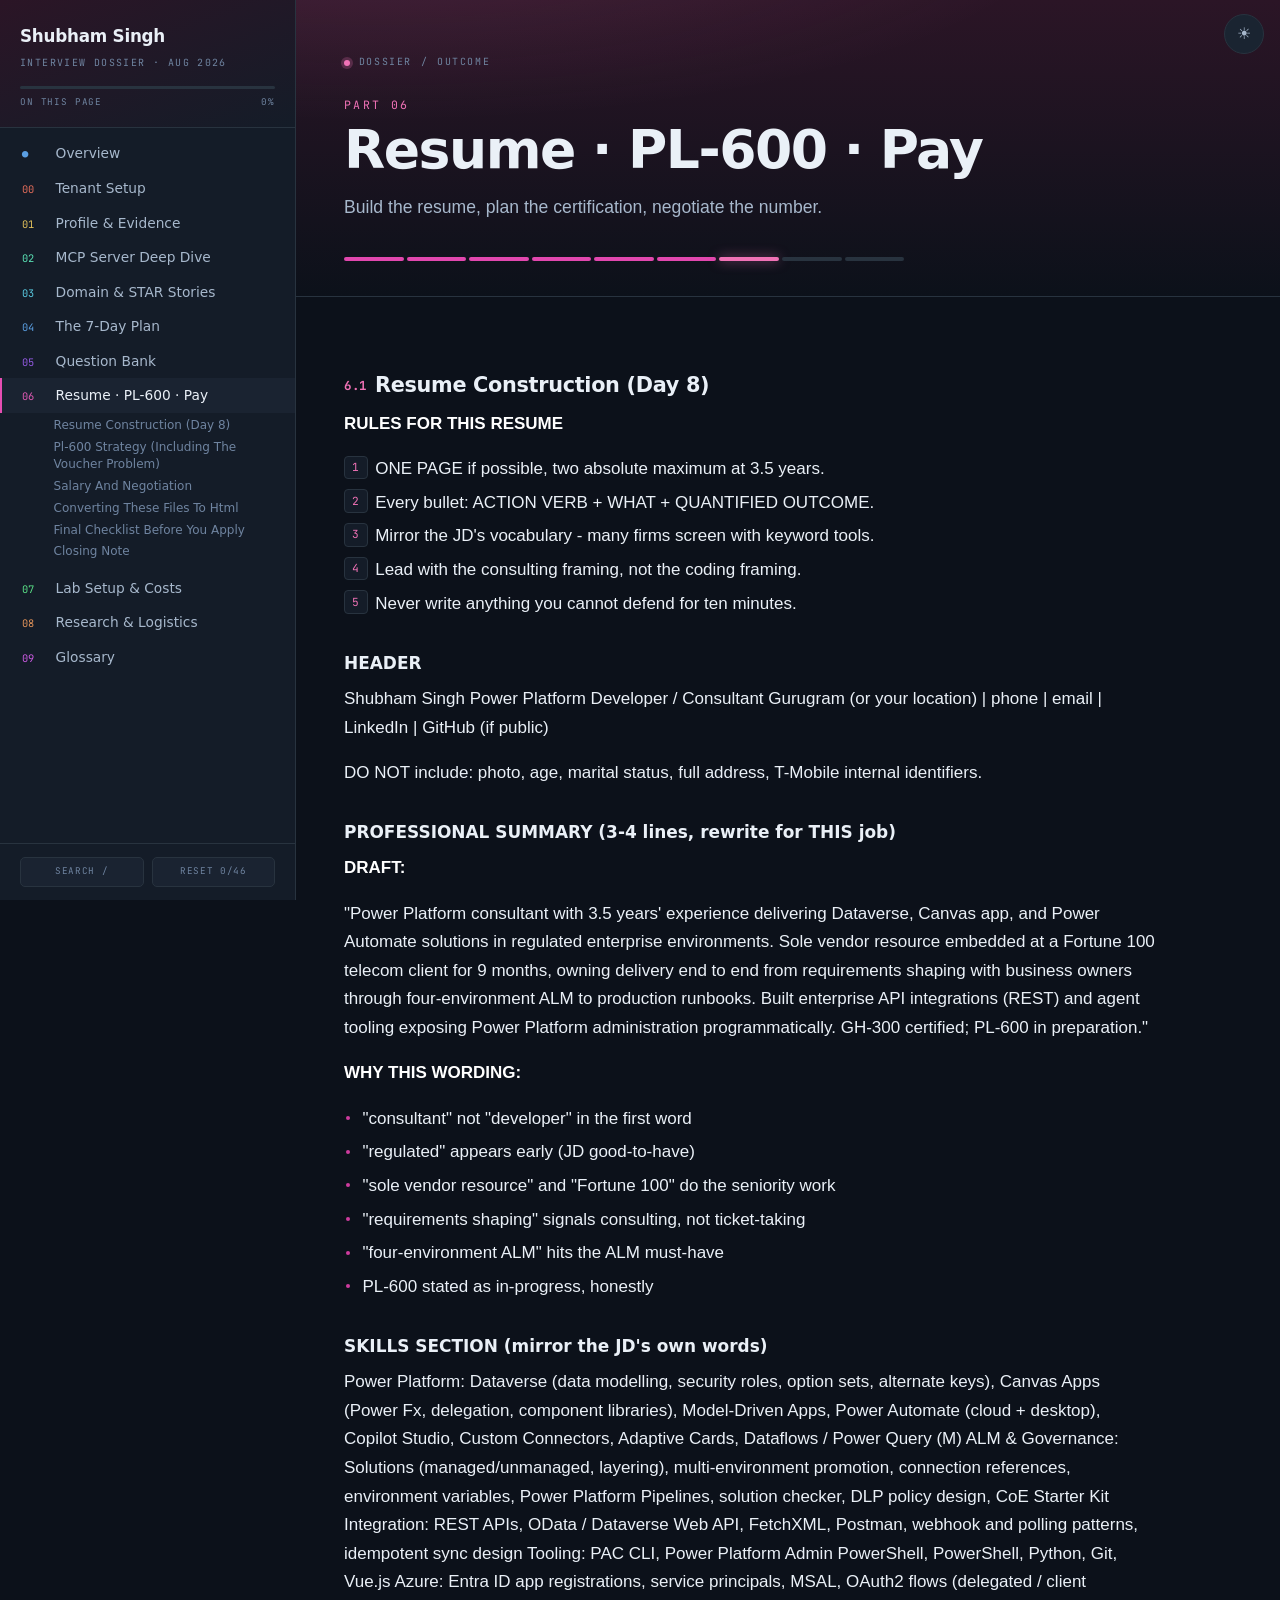
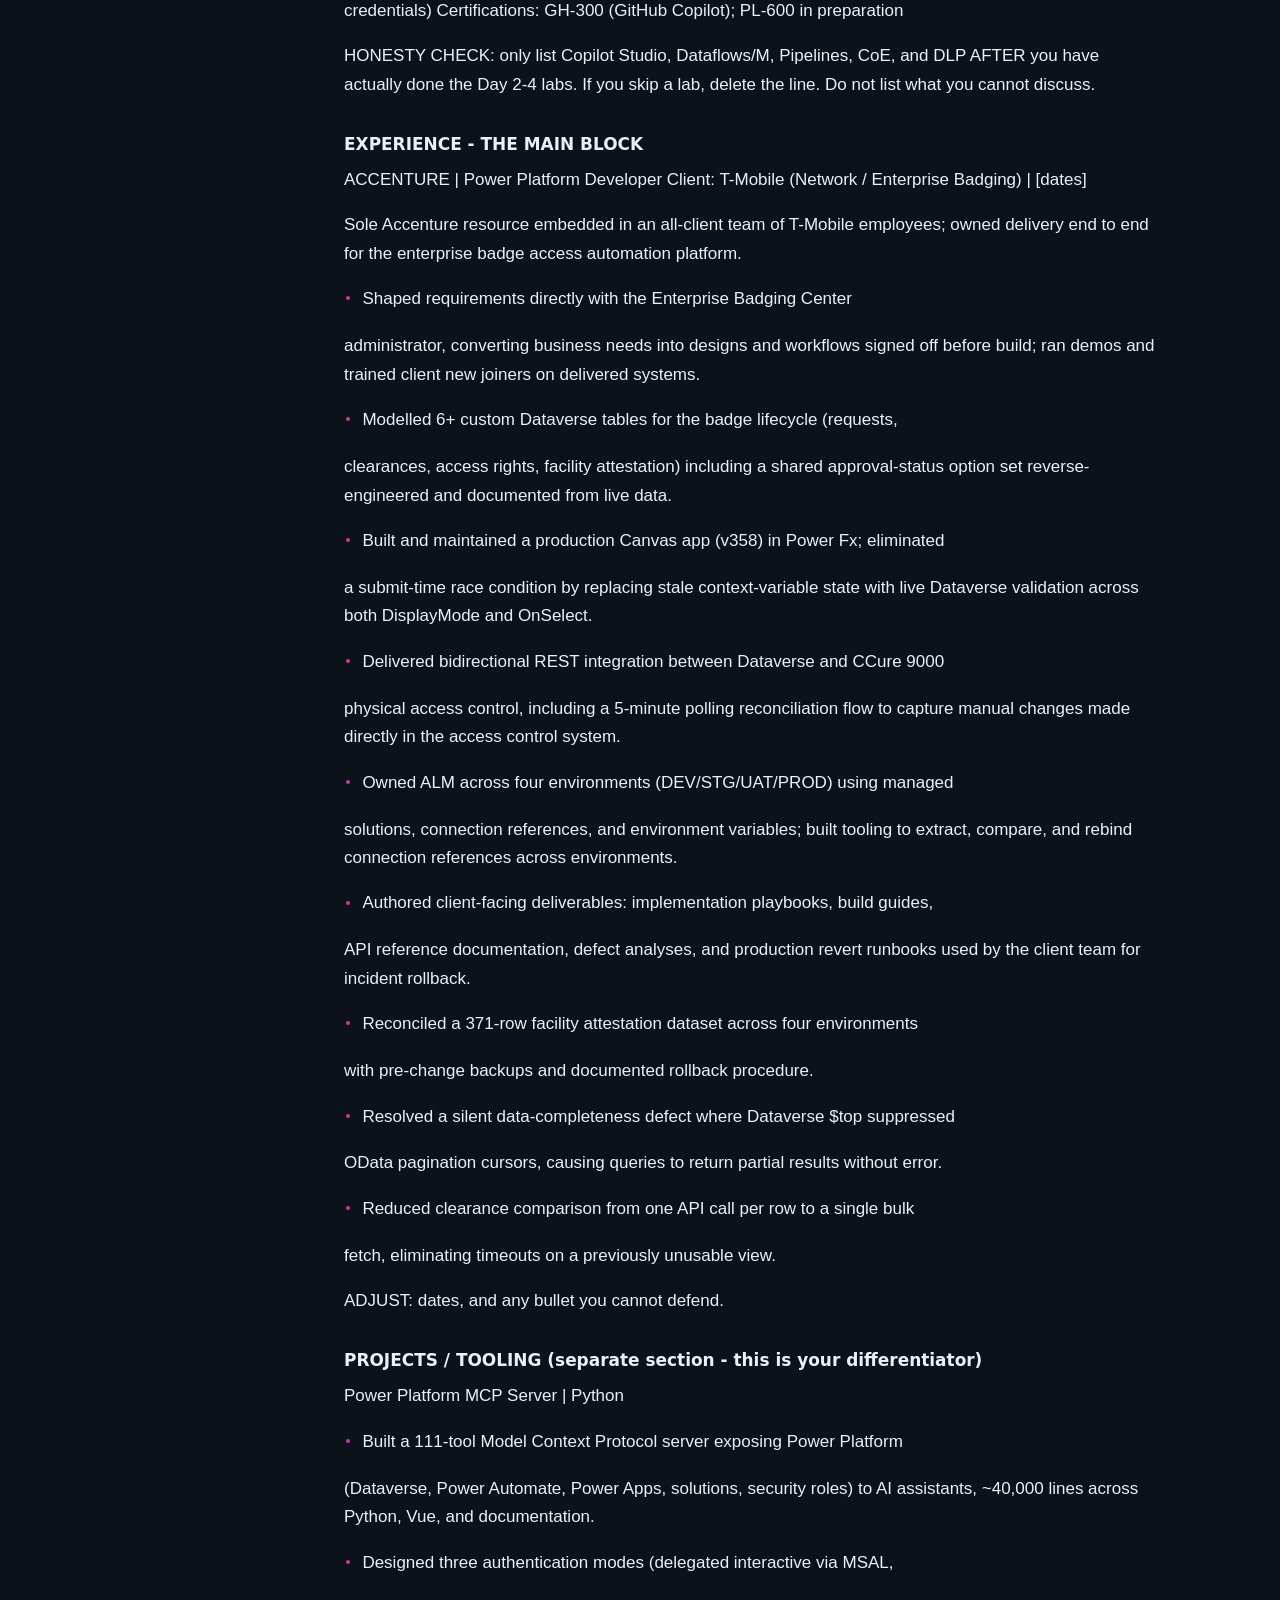
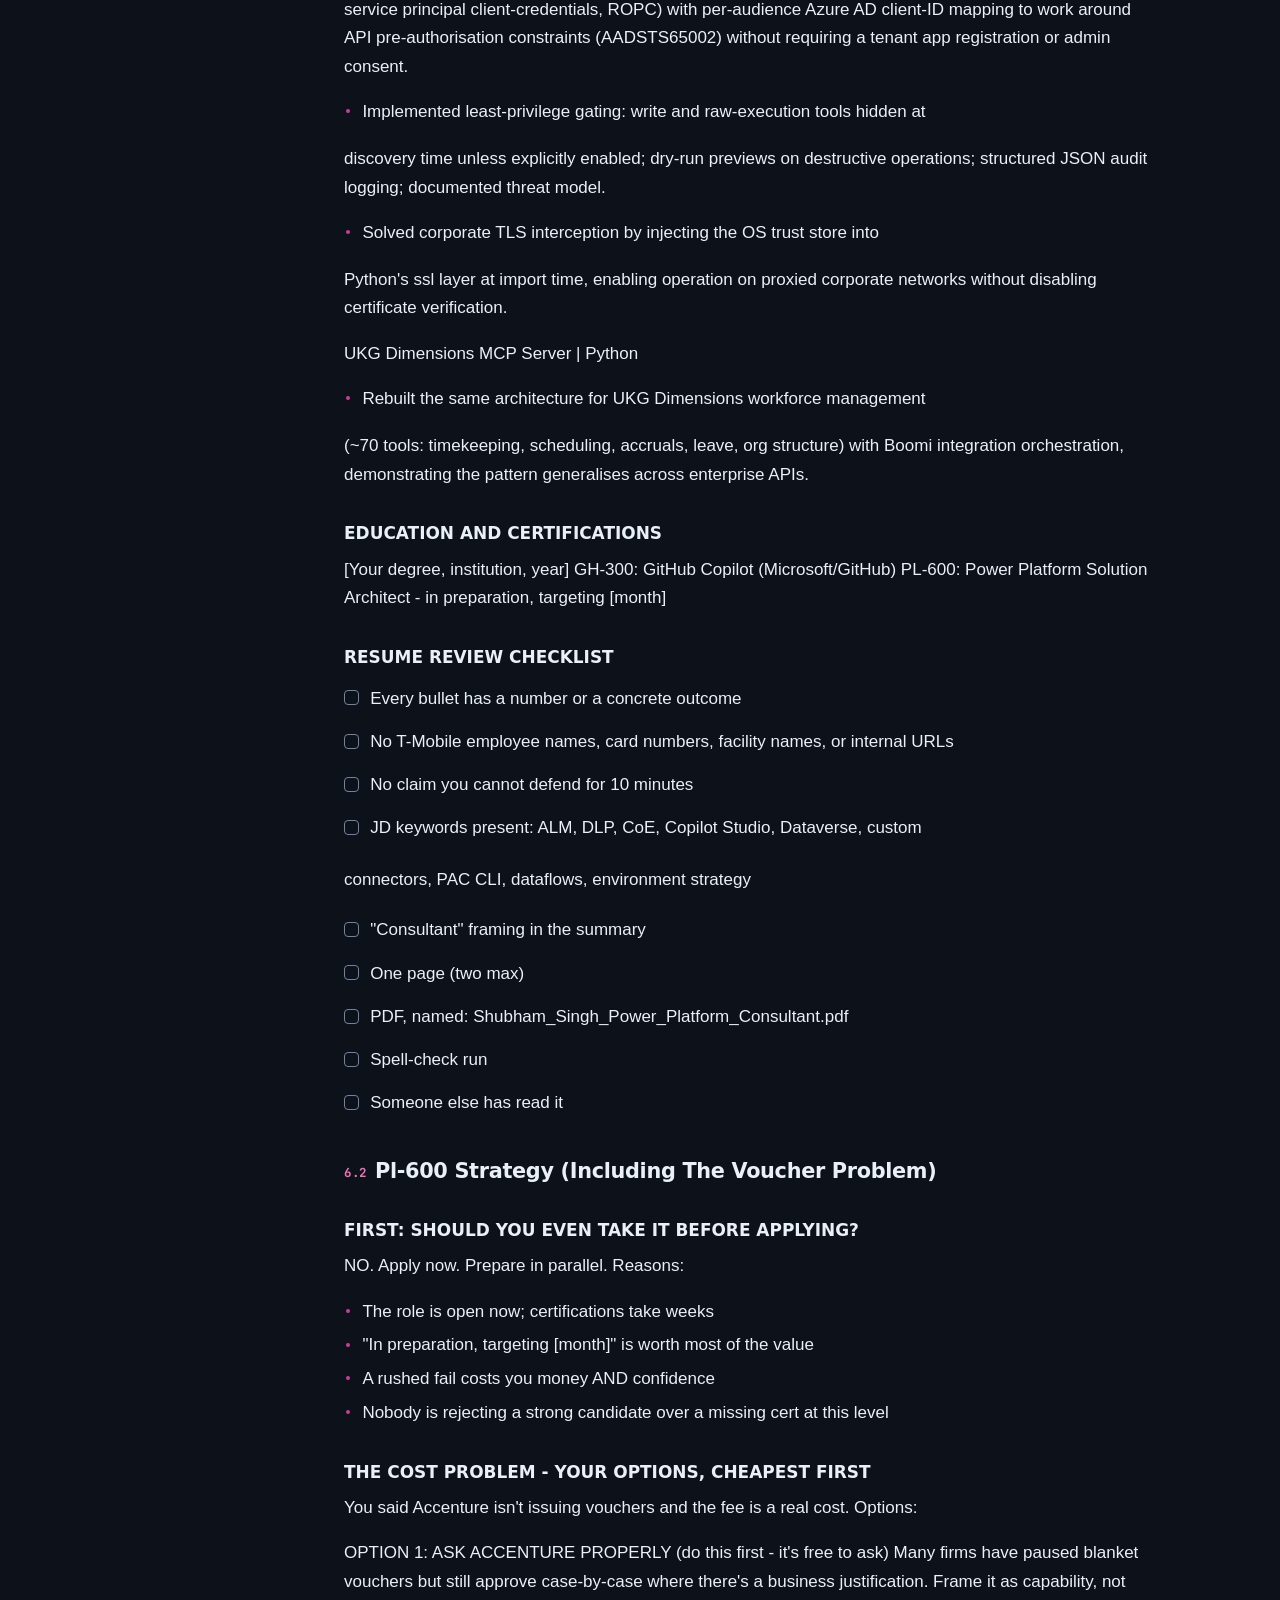
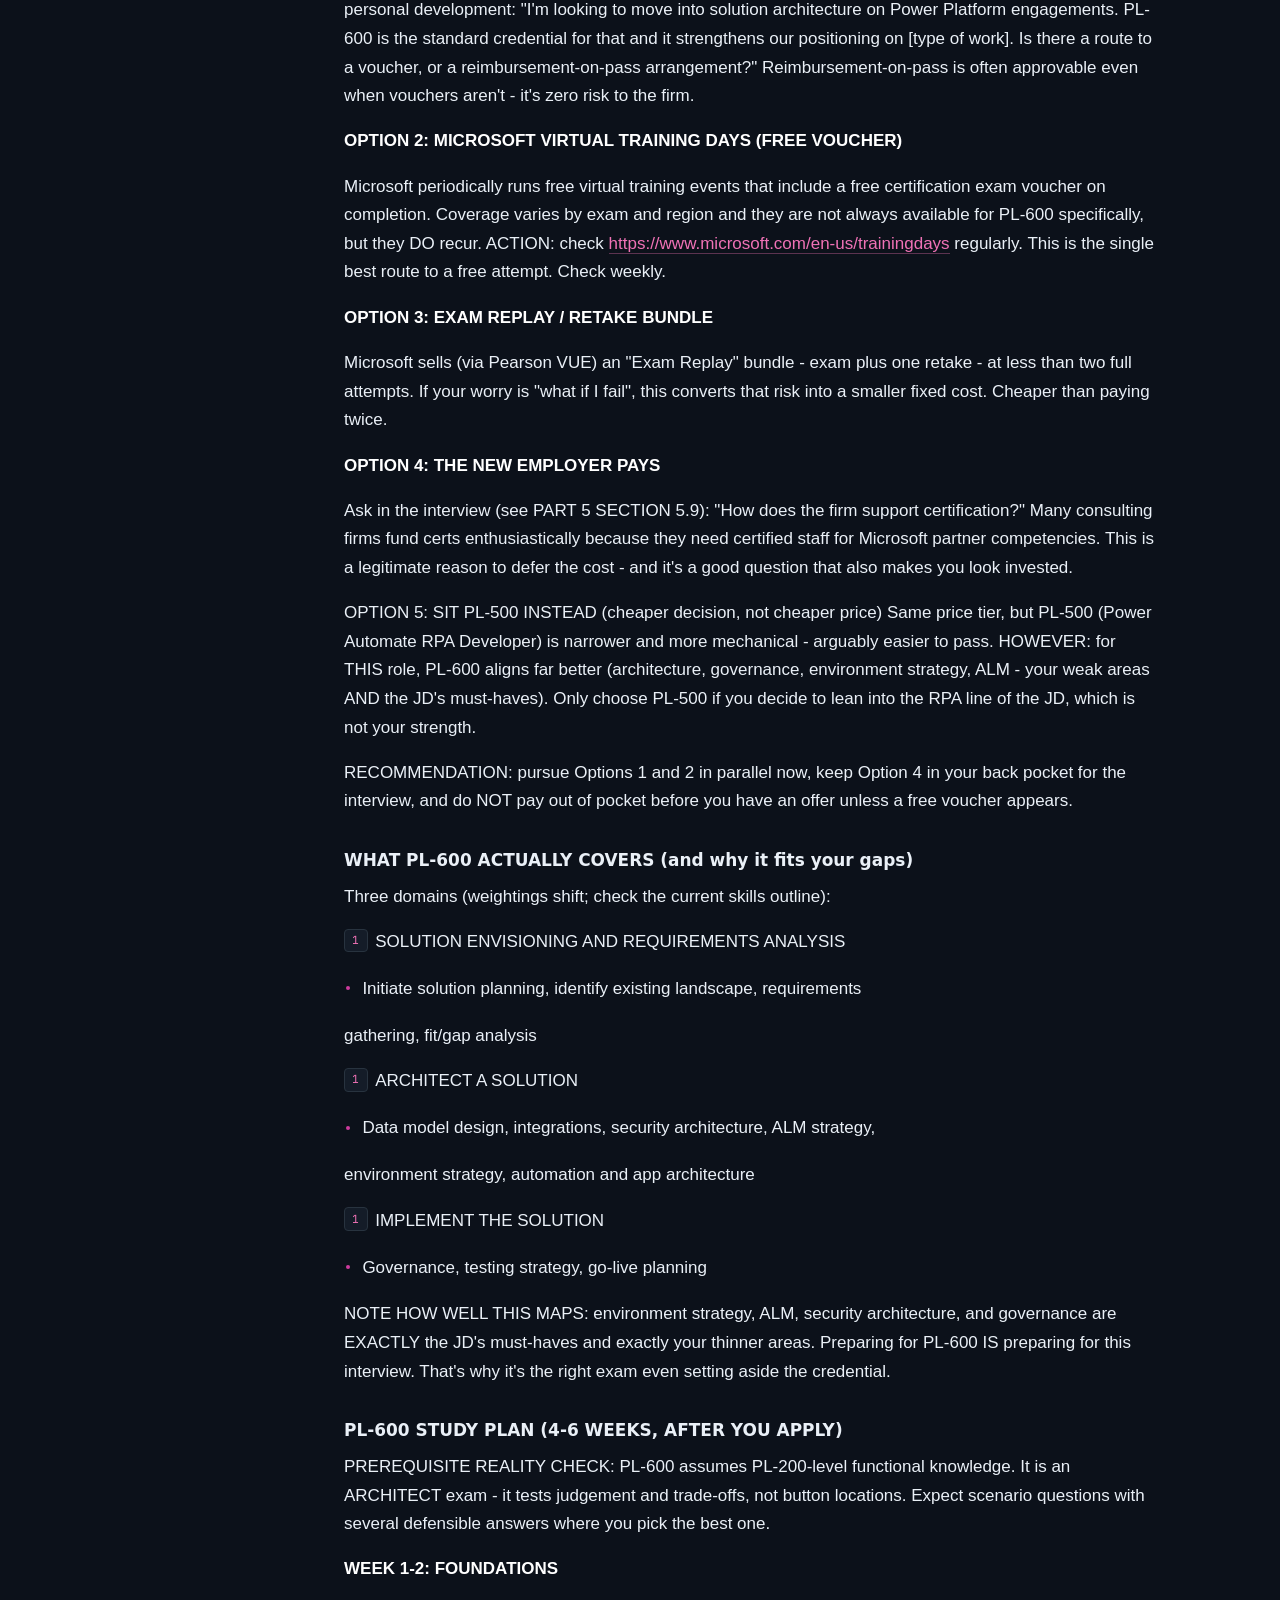
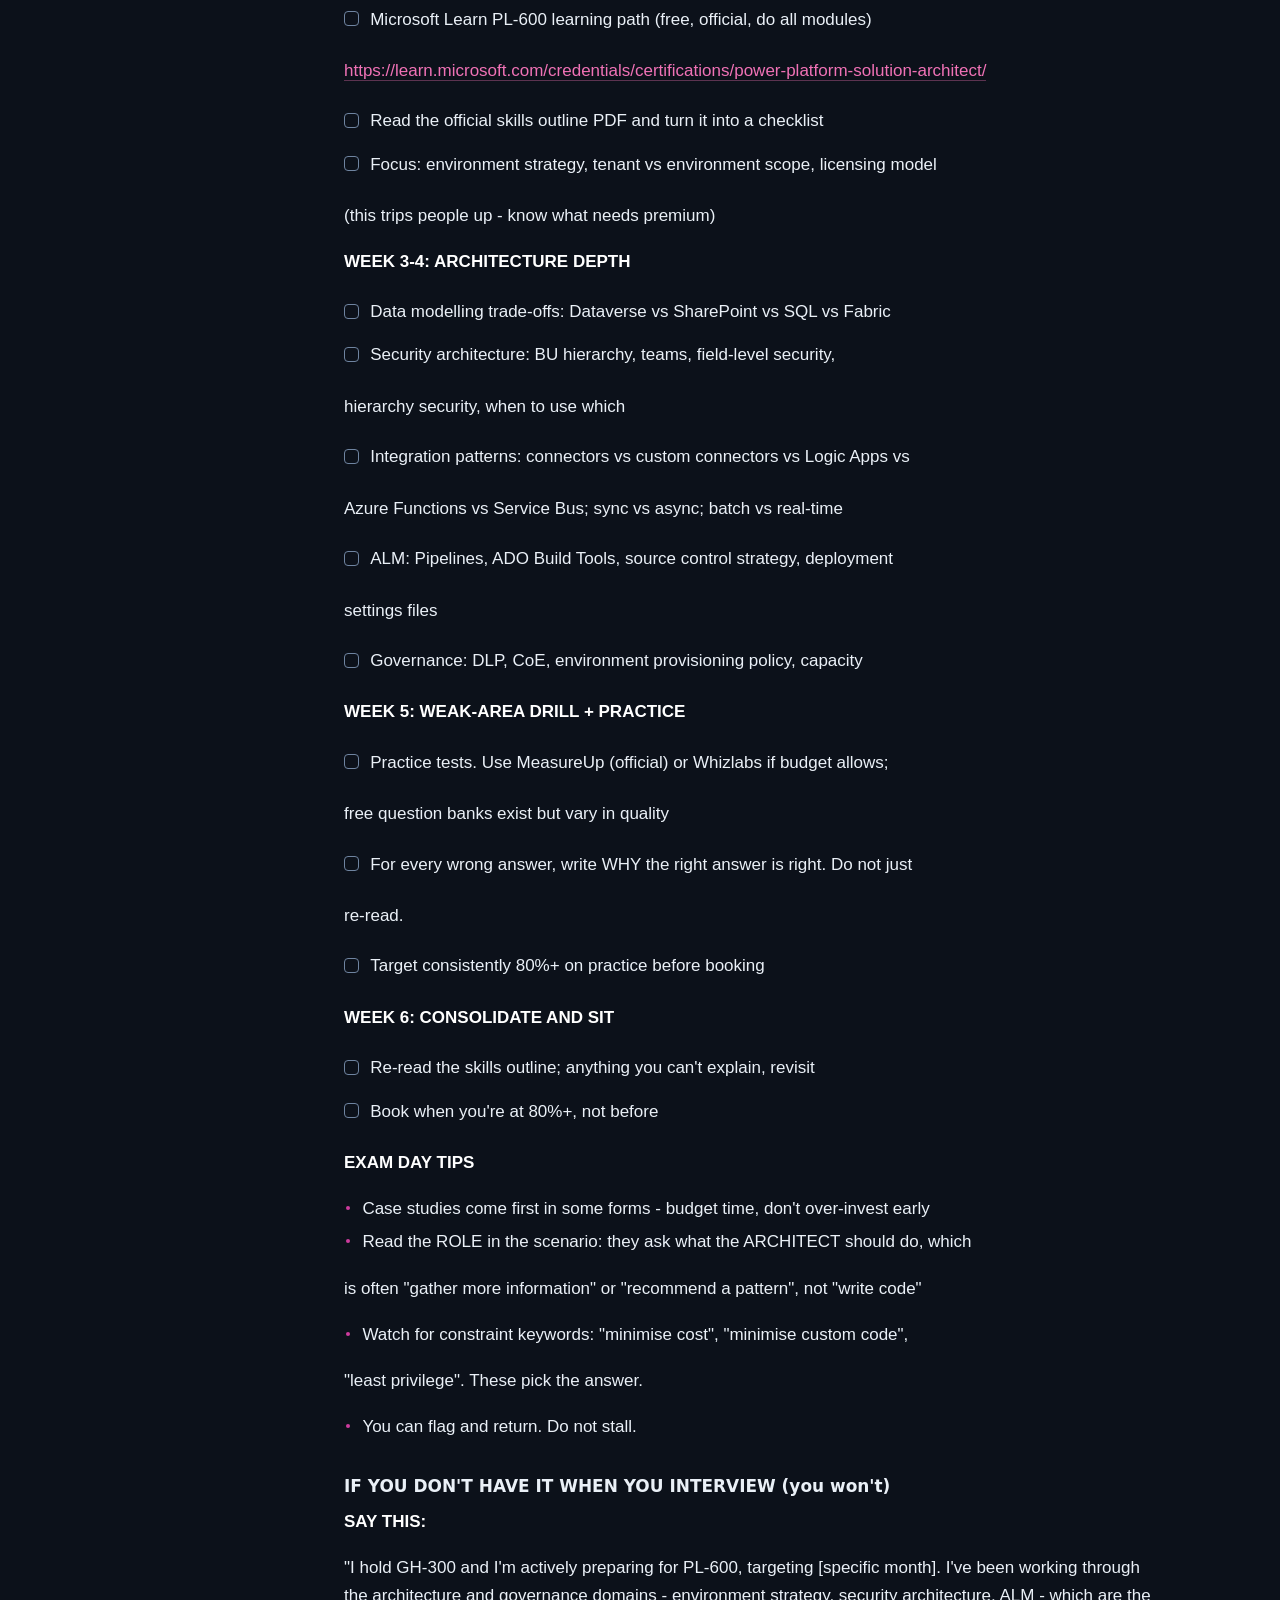
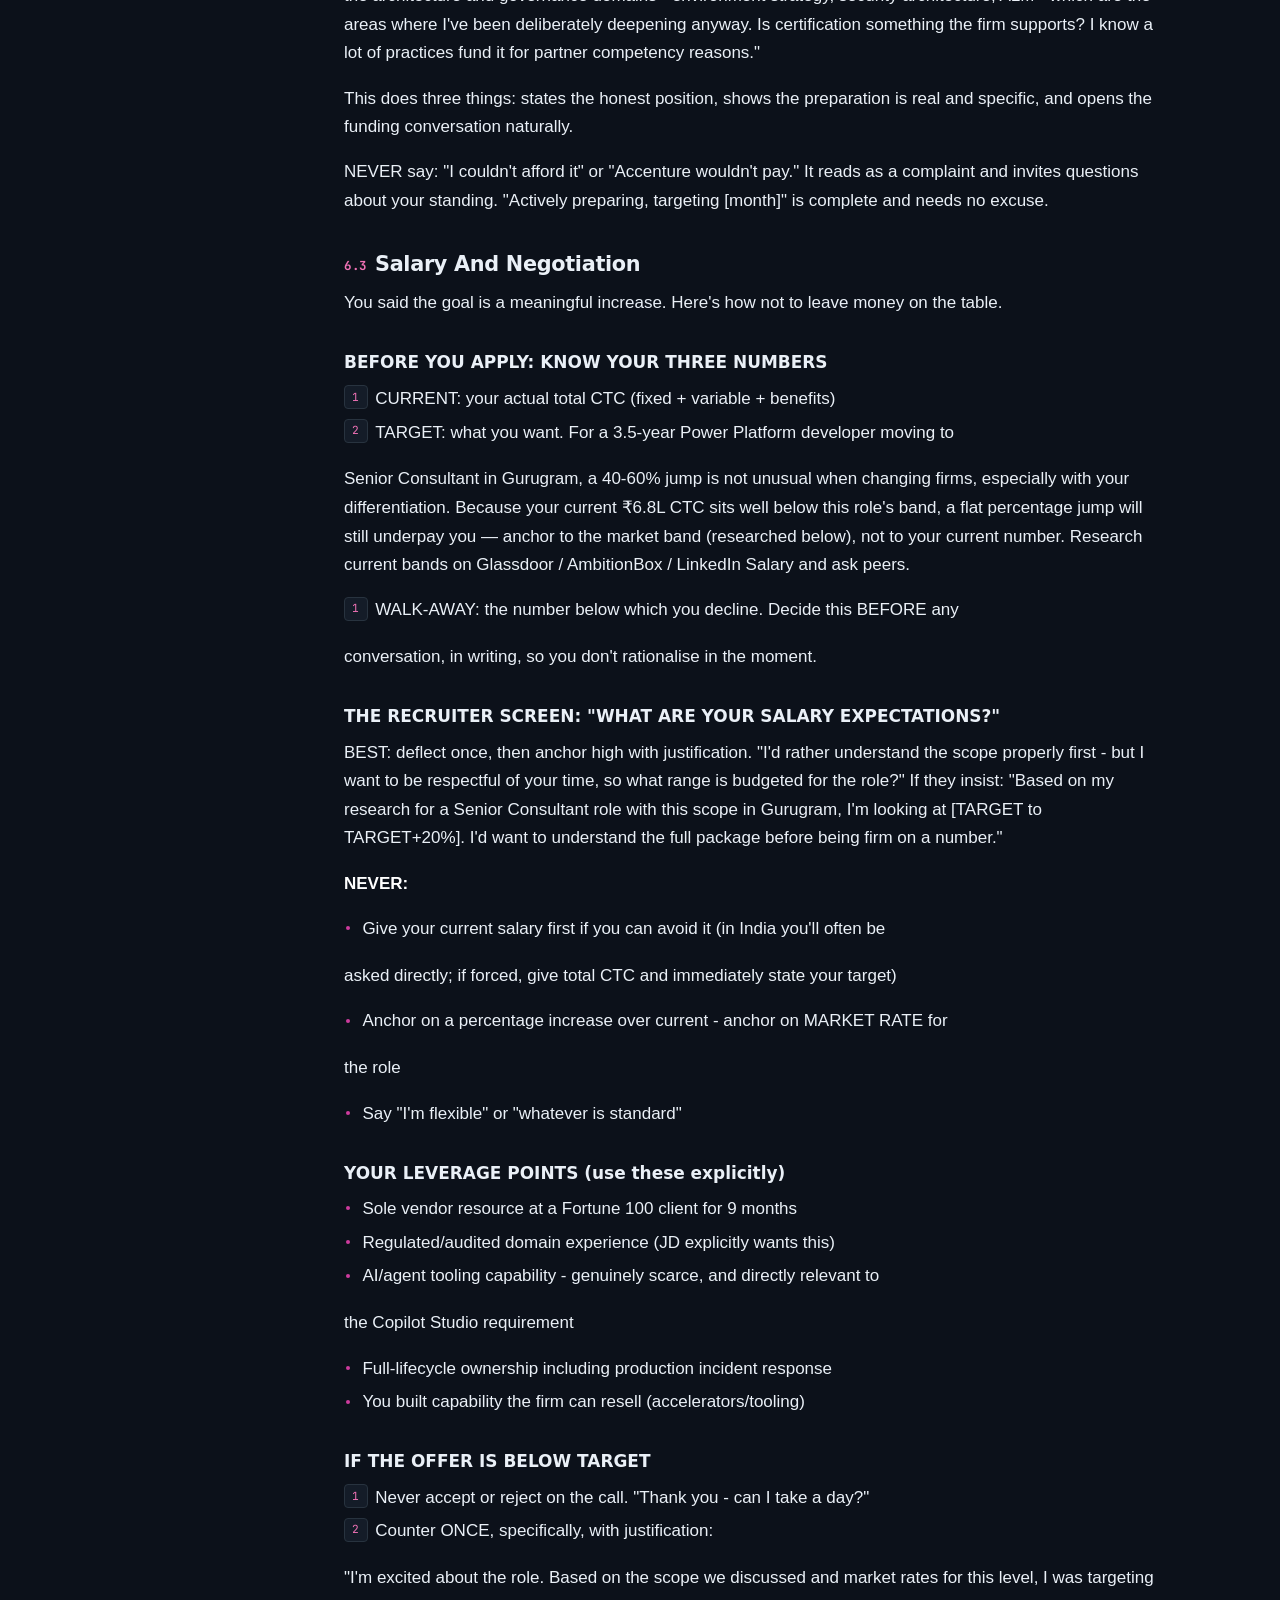
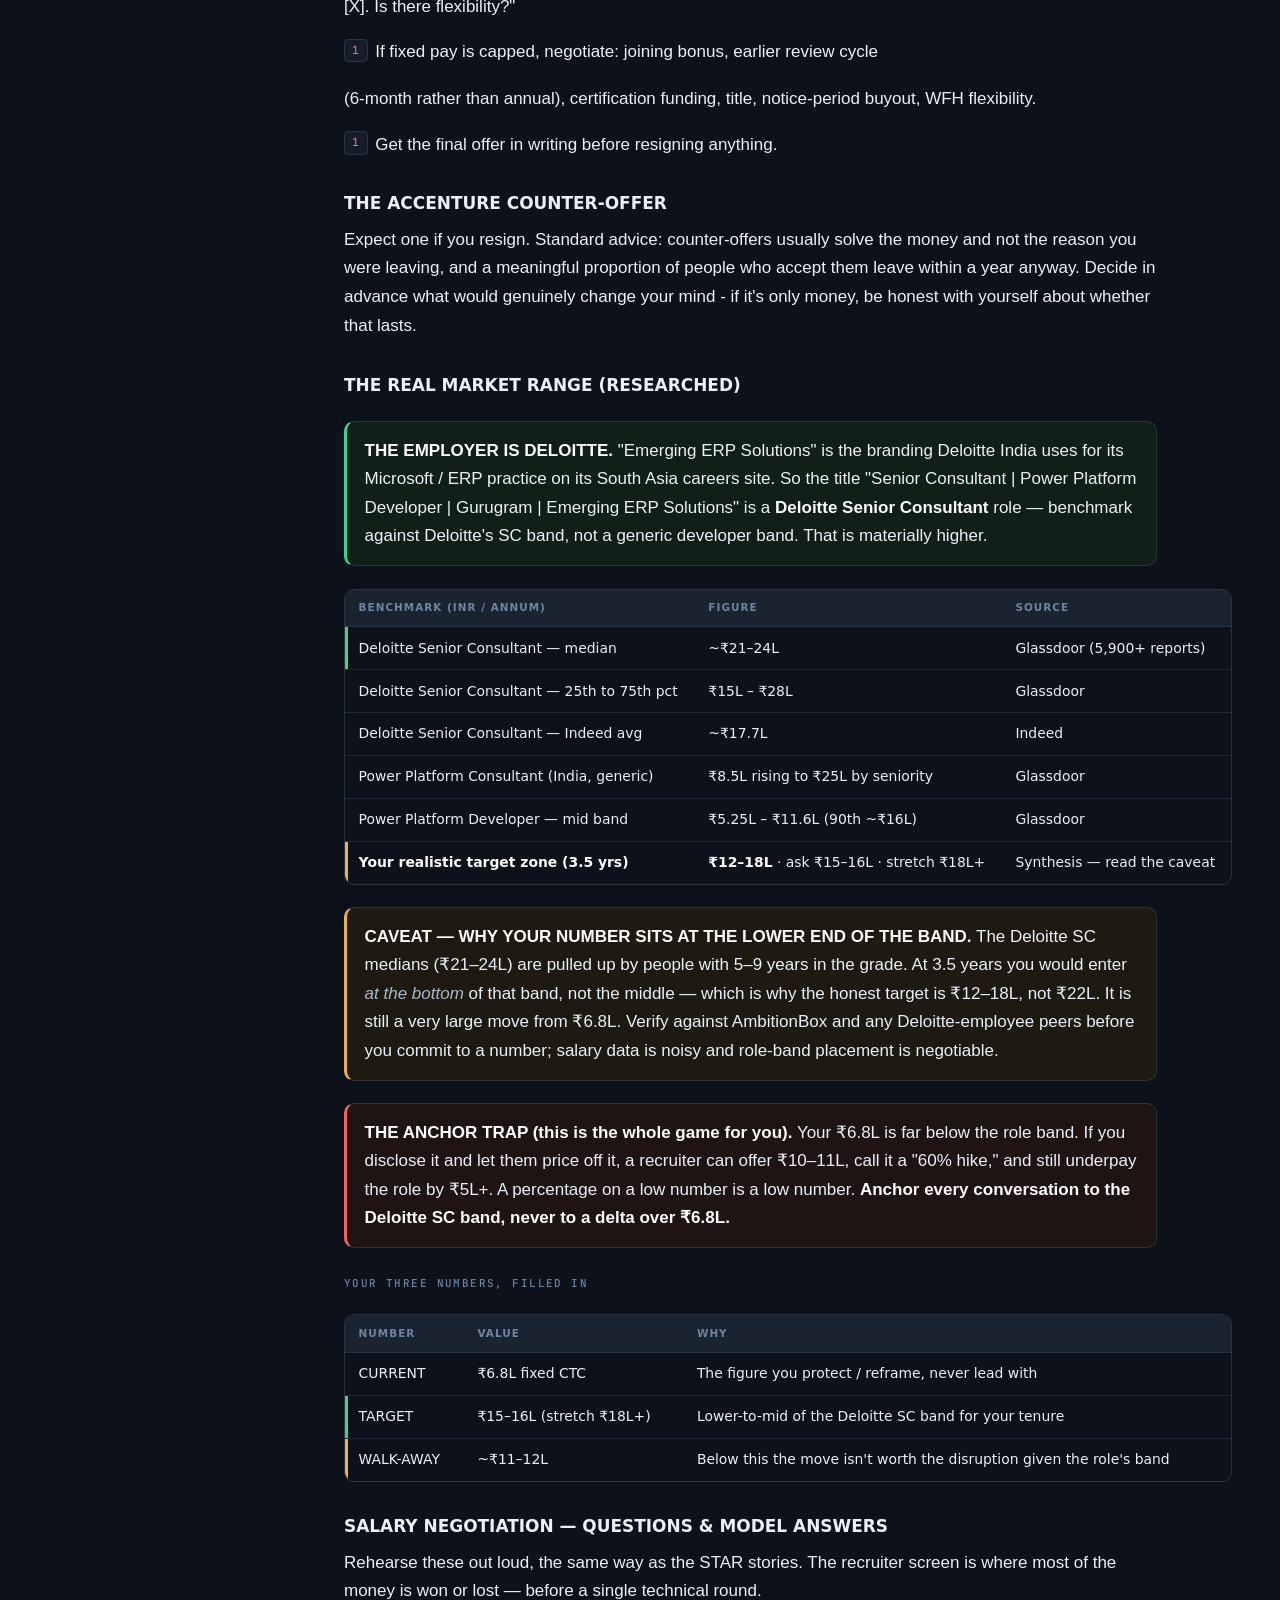
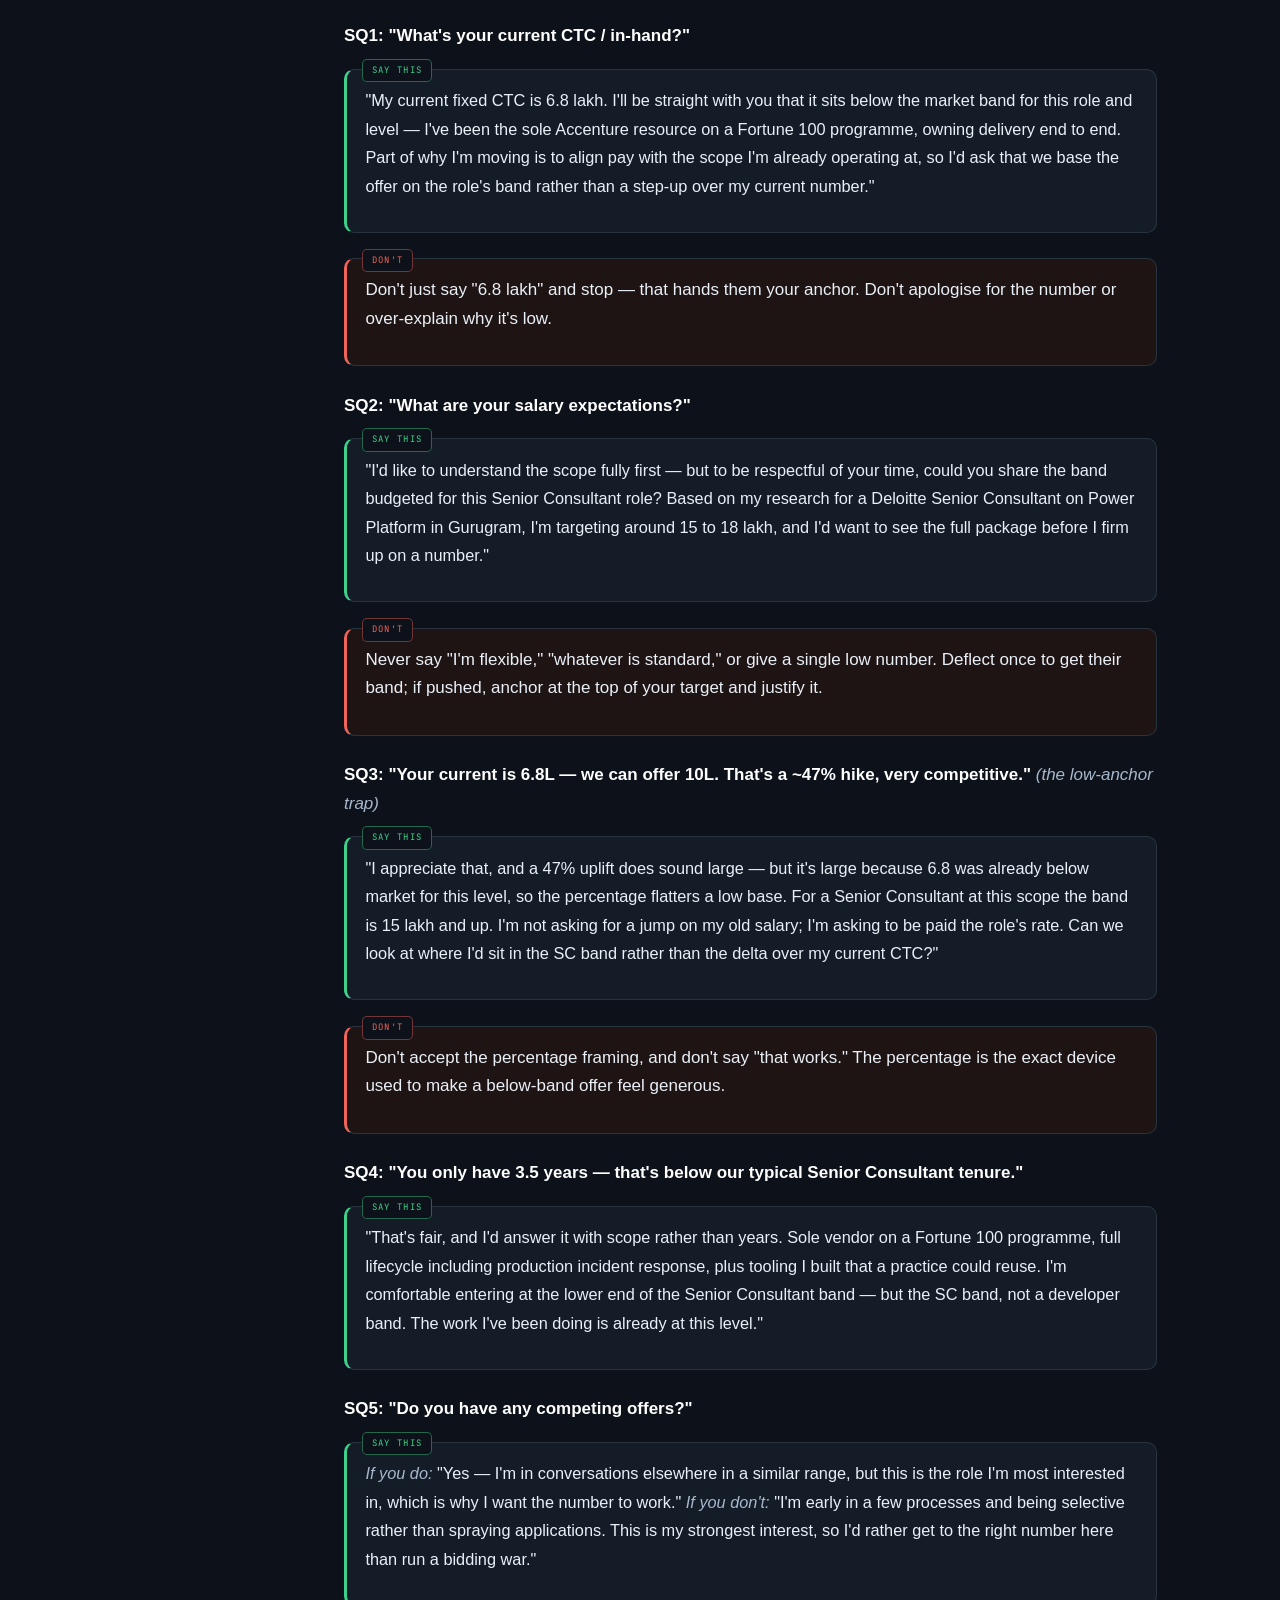
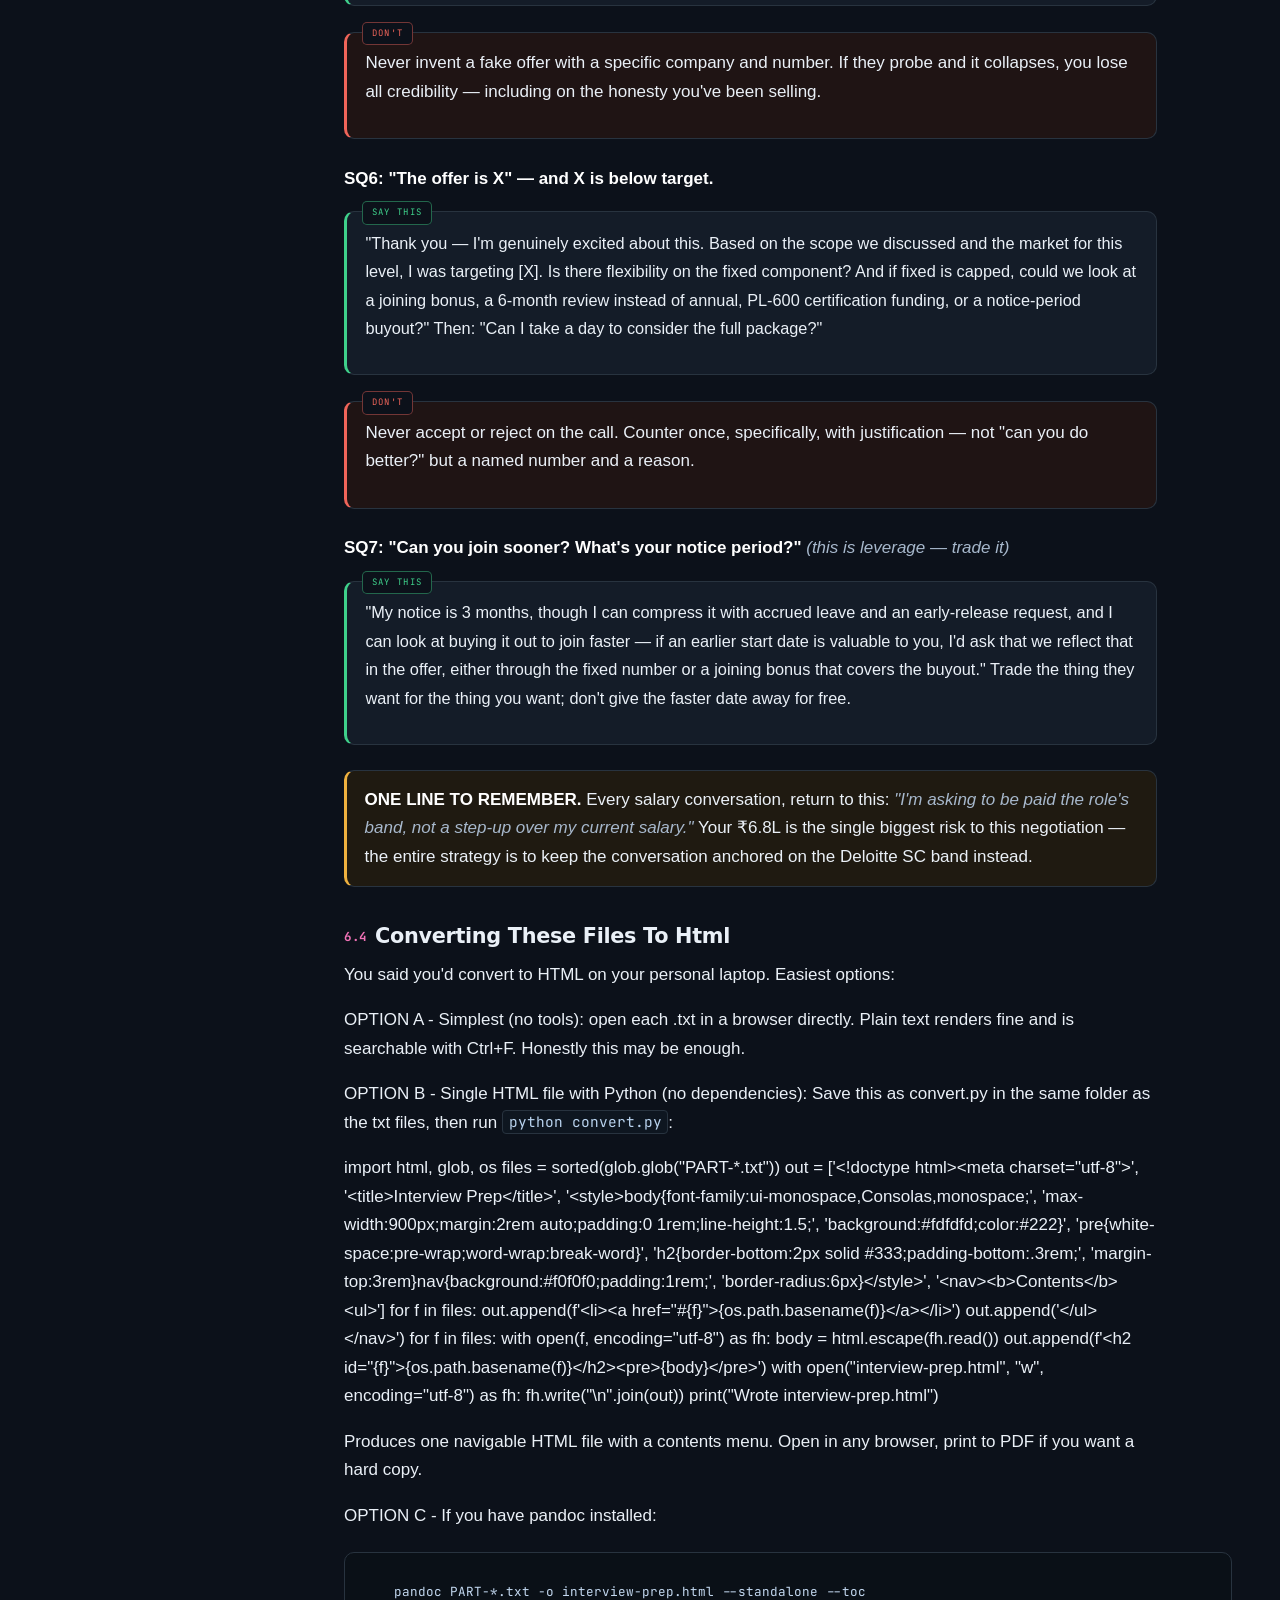
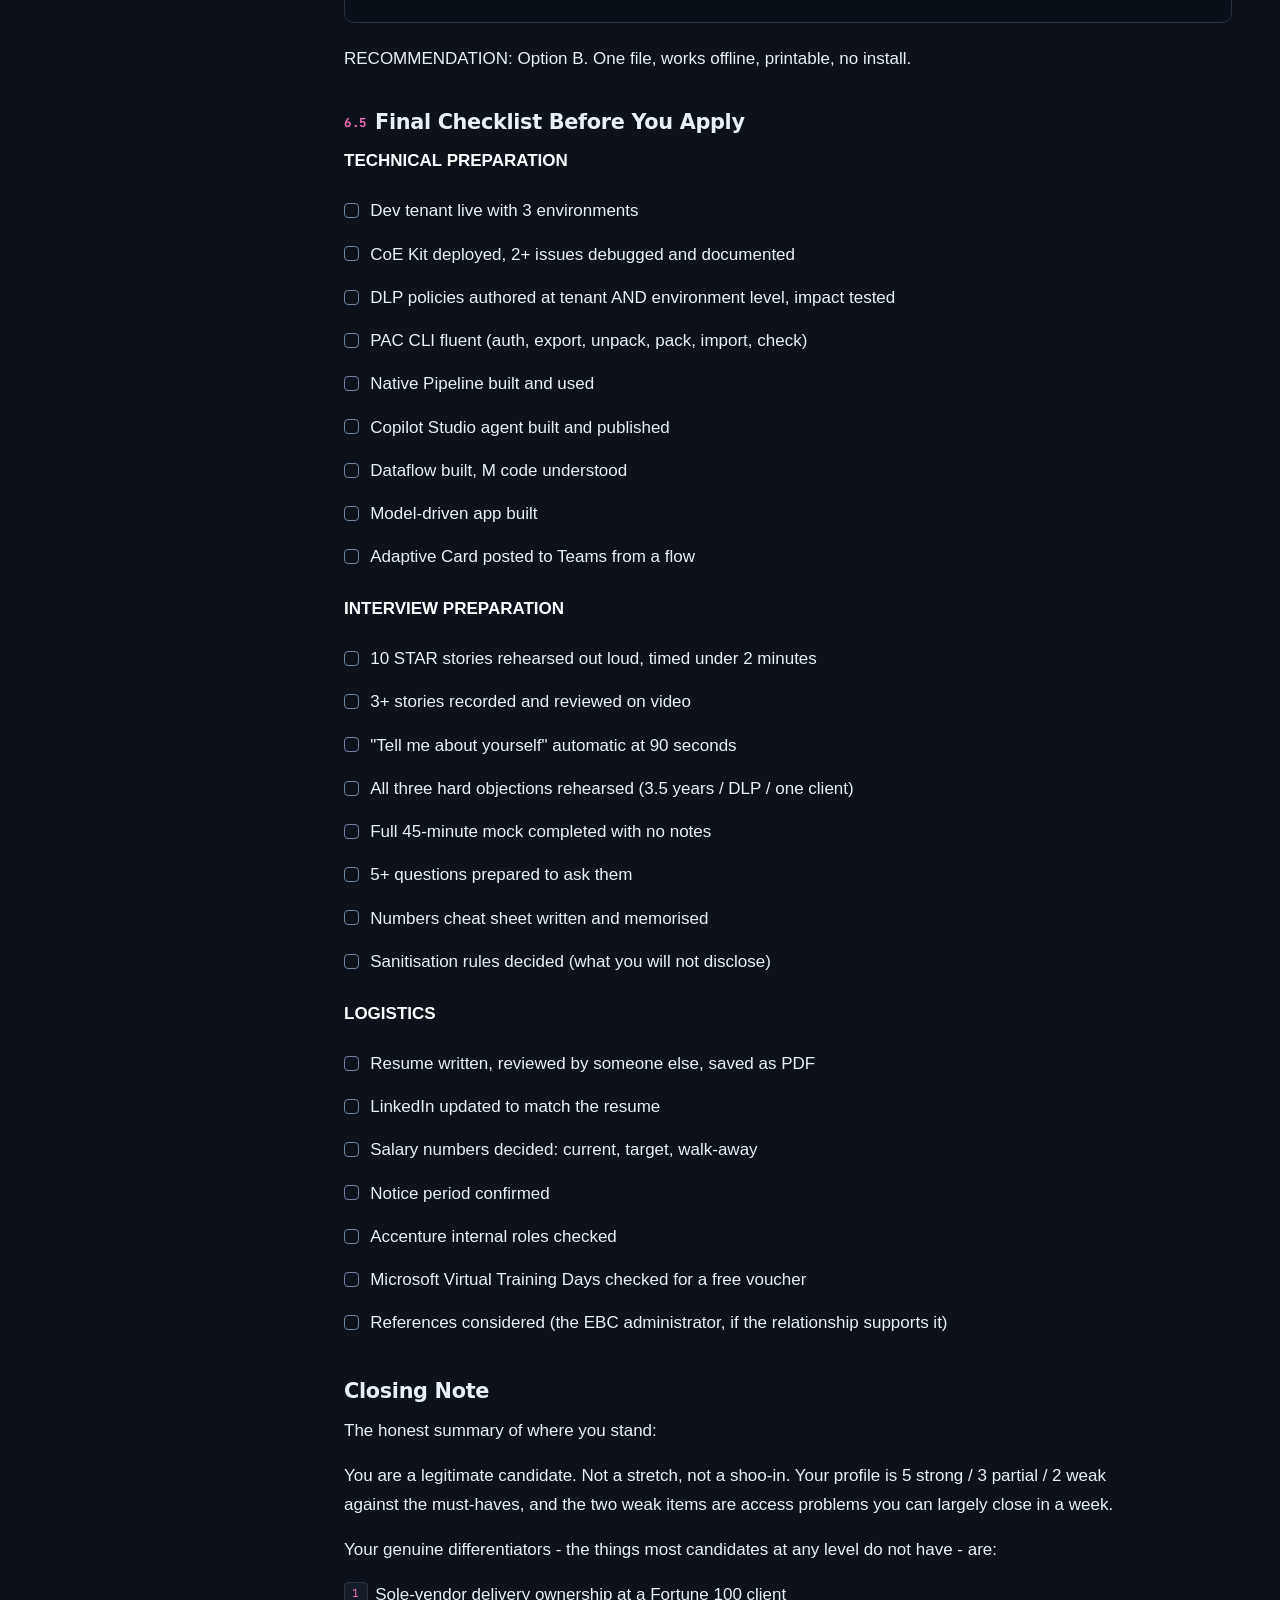
<file: resume-cert-pay.html>
﻿<!doctype html><html lang="en"><head>
<meta charset="utf-8"><meta name="viewport" content="width=device-width,initial-scale=1">
<title>Part 06 — Resume · PL-600 · Pay</title>
<link rel="preconnect" href="https://fonts.googleapis.com">
<link rel="preconnect" href="https://fonts.gstatic.com" crossorigin>
<link href="https://fonts.googleapis.com/css2?family=Chivo:wght@400;600;700;800&family=Source+Serif+4:ital,opsz,wght@0,8..60,400;0,8..60,600;1,8..60,400&family=JetBrains+Mono:wght@400;500&display=swap" rel="stylesheet">
<link rel="stylesheet" href="assets/site.css">
<style>:root{--acc:#F072B6;--tint:#2B1526;--h:320}</style>
</head><body data-page="resume-cert-pay">
<button id="burger" aria-label="Menu">&#9776;</button>
<aside id="rail">
 <div class="brand"><a href="index.html">
   <div class="who">Shubham Singh</div>
   <div class="role">Interview Dossier &middot; Aug 2026</div></a>
   <div class="pmeter"><div class="bar"><div class="fill"></div></div>
     <div class="lab"><span>ON THIS PAGE</span><span id="pct">0%</span></div></div>
 </div>
 <nav id="nav">
   <a class="np" href="index.html" style="--h:210"><span class="n">&#9679;</span>Overview</a>
   <a class="np" href="tenant-setup.html" style="--h:8"><span class="n">00</span>Tenant Setup</a><a class="np" href="profile.html" style="--h:45"><span class="n">01</span>Profile &amp; Evidence</a><a class="np" href="mcp-server.html" style="--h:160"><span class="n">02</span>MCP Server Deep Dive</a><a class="np" href="stories.html" style="--h:190"><span class="n">03</span>Domain &amp; STAR Stories</a><a class="np" href="seven-day-plan.html" style="--h:210"><span class="n">04</span>The 7-Day Plan</a><a class="np" href="question-bank.html" style="--h:265"><span class="n">05</span>Question Bank</a><a class="np on" href="resume-cert-pay.html" style="--h:320"><span class="n">06</span>Resume · PL-600 · Pay</a><ul class="subs"><li><a href="#6-1-resume-construction-day-8">Resume Construction (Day 8)</a></li><li><a href="#6-2-pl-600-strategy-including-the-voucher-problem">Pl-600 Strategy (Including The Voucher Problem)</a></li><li><a href="#6-3-salary-and-negotiation">Salary And Negotiation</a></li><li><a href="#6-4-converting-these-files-to-html">Converting These Files To Html</a></li><li><a href="#6-5-final-checklist-before-you-apply">Final Checklist Before You Apply</a></li><li><a href="#closing-note">Closing Note</a></li></ul><a class="np" href="labs.html" style="--h:140"><span class="n">07</span>Lab Setup &amp; Costs</a><a class="np" href="logistics.html" style="--h:25"><span class="n">08</span>Research &amp; Logistics</a><a class="np" href="glossary.html" style="--h:290"><span class="n">09</span>Glossary</a>
 </nav>
 <div class="rfoot"><button id="sbtn">SEARCH /</button>
   <button id="resetc">RESET <span id="ccount"></span></button></div>
</aside>
<main><header class="phead"><div class="wrap">
 <div class="crumb"><span class="dot"></span><a href="index.html">Dossier</a>
   <span>/</span><span>Outcome</span></div>
 <span class="pnum">PART 06</span>
 <h1>Resume · PL-600 · Pay</h1><p class="bl">Build the resume, plan the certification, negotiate the number.</p>
 <div class="strip" style="--sh:320"><i class="a"></i><i class="a"></i><i class="a"></i><i class="a"></i><i class="a"></i><i class="a"></i><i class="cur"></i><i class=""></i><i class=""></i></div>
</div></header>
<div class="wrap"><div class="body"><h3 id="6-1-resume-construction-day-8" class="h2"><span class="hnum">6.1</span>Resume Construction (Day 8)<a class="anchor" href="#6-1-resume-construction-day-8" aria-label="Link to section">#</a></h3>
<p><strong>RULES FOR THIS RESUME</strong></p>
<ol>
<li>ONE PAGE if possible, two absolute maximum at 3.5 years.</li>
<li>Every bullet: ACTION VERB + WHAT + QUANTIFIED OUTCOME.</li>
<li>Mirror the JD's vocabulary - many firms screen with keyword tools.</li>
<li>Lead with the consulting framing, not the coding framing.</li>
<li>Never write anything you cannot defend for ten minutes.</li>
</ol>
<h4 id="header" class="h3">HEADER<a class="anchor" href="#header" aria-label="Link to section">#</a></h4>
<p>Shubham Singh Power Platform Developer / Consultant Gurugram (or your location) | phone | email | LinkedIn | GitHub (if public)</p>
<p>DO NOT include: photo, age, marital status, full address, T-Mobile internal identifiers.</p>
<h4 id="professional-summary-3-4-lines-rewrite-for-this-job" class="h3">PROFESSIONAL SUMMARY (3-4 lines, rewrite for THIS job)<a class="anchor" href="#professional-summary-3-4-lines-rewrite-for-this-job" aria-label="Link to section">#</a></h4>
<p><strong>DRAFT:</strong></p>
<p>"Power Platform consultant with 3.5 years' experience delivering Dataverse, Canvas app, and Power Automate solutions in regulated enterprise environments. Sole vendor resource embedded at a Fortune 100 telecom client for 9 months, owning delivery end to end from requirements shaping with business owners through four-environment ALM to production runbooks. Built enterprise API integrations (REST) and agent tooling exposing Power Platform administration programmatically. GH-300 certified; PL-600 in preparation."</p>
<p><strong>WHY THIS WORDING:</strong></p>
<ul>
<li>"consultant" not "developer" in the first word</li>
<li>"regulated" appears early (JD good-to-have)</li>
<li>"sole vendor resource" and "Fortune 100" do the seniority work</li>
<li>"requirements shaping" signals consulting, not ticket-taking</li>
<li>"four-environment ALM" hits the ALM must-have</li>
<li>PL-600 stated as in-progress, honestly</li>
</ul>
<h4 id="skills-section-mirror-the-jd-s-own-words" class="h3">SKILLS SECTION (mirror the JD's own words)<a class="anchor" href="#skills-section-mirror-the-jd-s-own-words" aria-label="Link to section">#</a></h4>
<p>Power Platform:  Dataverse (data modelling, security roles, option sets, alternate keys), Canvas Apps (Power Fx, delegation, component libraries), Model-Driven Apps, Power Automate (cloud + desktop), Copilot Studio, Custom Connectors, Adaptive Cards, Dataflows / Power Query (M) ALM &amp; Governance: Solutions (managed/unmanaged, layering), multi-environment promotion, connection references, environment variables, Power Platform Pipelines, solution checker, DLP policy design, CoE Starter Kit Integration:     REST APIs, OData / Dataverse Web API, FetchXML, Postman, webhook and polling patterns, idempotent sync design Tooling:         PAC CLI, Power Platform Admin PowerShell, PowerShell, Python, Git, Vue.js Azure:           Entra ID app registrations, service principals, MSAL, OAuth2 flows (delegated / client credentials) Certifications:  GH-300 (GitHub Copilot); PL-600 in preparation</p>
<p>HONESTY CHECK: only list Copilot Studio, Dataflows/M, Pipelines, CoE, and DLP AFTER you have actually done the Day 2-4 labs. If you skip a lab, delete the line. Do not list what you cannot discuss.</p>
<h4 id="experience-the-main-block" class="h3">EXPERIENCE - THE MAIN BLOCK<a class="anchor" href="#experience-the-main-block" aria-label="Link to section">#</a></h4>
<p>ACCENTURE | Power Platform Developer Client: T-Mobile (Network / Enterprise Badging) | [dates]</p>
<p>Sole Accenture resource embedded in an all-client team of T-Mobile employees; owned delivery end to end for the enterprise badge access automation platform.</p>
<ul>
<li>Shaped requirements directly with the Enterprise Badging Center</li>
</ul>
<p>administrator, converting business needs into designs and workflows signed off before build; ran demos and trained client new joiners on delivered systems.</p>
<ul>
<li>Modelled 6+ custom Dataverse tables for the badge lifecycle (requests,</li>
</ul>
<p>clearances, access rights, facility attestation) including a shared approval-status option set reverse-engineered and documented from live data.</p>
<ul>
<li>Built and maintained a production Canvas app (v358) in Power Fx; eliminated</li>
</ul>
<p>a submit-time race condition by replacing stale context-variable state with live Dataverse validation across both DisplayMode and OnSelect.</p>
<ul>
<li>Delivered bidirectional REST integration between Dataverse and CCure 9000</li>
</ul>
<p>physical access control, including a 5-minute polling reconciliation flow to capture manual changes made directly in the access control system.</p>
<ul>
<li>Owned ALM across four environments (DEV/STG/UAT/PROD) using managed</li>
</ul>
<p>solutions, connection references, and environment variables; built tooling to extract, compare, and rebind connection references across environments.</p>
<ul>
<li>Authored client-facing deliverables: implementation playbooks, build guides,</li>
</ul>
<p>API reference documentation, defect analyses, and production revert runbooks used by the client team for incident rollback.</p>
<ul>
<li>Reconciled a 371-row facility attestation dataset across four environments</li>
</ul>
<p>with pre-change backups and documented rollback procedure.</p>
<ul>
<li>Resolved a silent data-completeness defect where Dataverse $top suppressed</li>
</ul>
<p>OData pagination cursors, causing queries to return partial results without error.</p>
<ul>
<li>Reduced clearance comparison from one API call per row to a single bulk</li>
</ul>
<p>fetch, eliminating timeouts on a previously unusable view.</p>
<p>ADJUST: dates, and any bullet you cannot defend.</p>
<h4 id="projects-tooling-separate-section-this-is-your-differentiato" class="h3">PROJECTS / TOOLING (separate section - this is your differentiator)<a class="anchor" href="#projects-tooling-separate-section-this-is-your-differentiato" aria-label="Link to section">#</a></h4>
<p>Power Platform MCP Server | Python</p>
<ul>
<li>Built a 111-tool Model Context Protocol server exposing Power Platform</li>
</ul>
<p>(Dataverse, Power Automate, Power Apps, solutions, security roles) to AI assistants, ~40,000 lines across Python, Vue, and documentation.</p>
<ul>
<li>Designed three authentication modes (delegated interactive via MSAL,</li>
</ul>
<p>service principal client-credentials, ROPC) with per-audience Azure AD client-ID mapping to work around API pre-authorisation constraints (AADSTS65002) without requiring a tenant app registration or admin consent.</p>
<ul>
<li>Implemented least-privilege gating: write and raw-execution tools hidden at</li>
</ul>
<p>discovery time unless explicitly enabled; dry-run previews on destructive operations; structured JSON audit logging; documented threat model.</p>
<ul>
<li>Solved corporate TLS interception by injecting the OS trust store into</li>
</ul>
<p>Python's ssl layer at import time, enabling operation on proxied corporate networks without disabling certificate verification.</p>
<p>UKG Dimensions MCP Server | Python</p>
<ul>
<li>Rebuilt the same architecture for UKG Dimensions workforce management</li>
</ul>
<p>(~70 tools: timekeeping, scheduling, accruals, leave, org structure) with Boomi integration orchestration, demonstrating the pattern generalises across enterprise APIs.</p>
<h4 id="education-and-certifications" class="h3">EDUCATION AND CERTIFICATIONS<a class="anchor" href="#education-and-certifications" aria-label="Link to section">#</a></h4>
<p>[Your degree, institution, year] GH-300: GitHub Copilot (Microsoft/GitHub) PL-600: Power Platform Solution Architect - in preparation, targeting [month]</p>
<h4 id="resume-review-checklist" class="h3">RESUME REVIEW CHECKLIST<a class="anchor" href="#resume-review-checklist" aria-label="Link to section">#</a></h4>
<ul class="checks">
<li class=""><span class="box" tabindex="0" role="checkbox" aria-checked="false"></span><span class="ctxt">Every bullet has a number or a concrete outcome</span></li>
<li class=""><span class="box" tabindex="0" role="checkbox" aria-checked="false"></span><span class="ctxt">No T-Mobile employee names, card numbers, facility names, or internal URLs</span></li>
<li class=""><span class="box" tabindex="0" role="checkbox" aria-checked="false"></span><span class="ctxt">No claim you cannot defend for 10 minutes</span></li>
<li class=""><span class="box" tabindex="0" role="checkbox" aria-checked="false"></span><span class="ctxt">JD keywords present: ALM, DLP, CoE, Copilot Studio, Dataverse, custom</span></li>
</ul>
<p>connectors, PAC CLI, dataflows, environment strategy</p>
<ul class="checks">
<li class=""><span class="box" tabindex="0" role="checkbox" aria-checked="false"></span><span class="ctxt">"Consultant" framing in the summary</span></li>
<li class=""><span class="box" tabindex="0" role="checkbox" aria-checked="false"></span><span class="ctxt">One page (two max)</span></li>
<li class=""><span class="box" tabindex="0" role="checkbox" aria-checked="false"></span><span class="ctxt">PDF, named: Shubham_Singh_Power_Platform_Consultant.pdf</span></li>
<li class=""><span class="box" tabindex="0" role="checkbox" aria-checked="false"></span><span class="ctxt">Spell-check run</span></li>
<li class=""><span class="box" tabindex="0" role="checkbox" aria-checked="false"></span><span class="ctxt">Someone else has read it</span></li>
</ul>
<h3 id="6-2-pl-600-strategy-including-the-voucher-problem" class="h2"><span class="hnum">6.2</span>Pl-600 Strategy (Including The Voucher Problem)<a class="anchor" href="#6-2-pl-600-strategy-including-the-voucher-problem" aria-label="Link to section">#</a></h3>
<h4 id="first-should-you-even-take-it-before-applying" class="h3">FIRST: SHOULD YOU EVEN TAKE IT BEFORE APPLYING?<a class="anchor" href="#first-should-you-even-take-it-before-applying" aria-label="Link to section">#</a></h4>
<p>NO. Apply now. Prepare in parallel. Reasons:</p>
<ul>
<li>The role is open now; certifications take weeks</li>
<li>"In preparation, targeting [month]" is worth most of the value</li>
<li>A rushed fail costs you money AND confidence</li>
<li>Nobody is rejecting a strong candidate over a missing cert at this level</li>
</ul>
<h4 id="the-cost-problem-your-options-cheapest-first" class="h3">THE COST PROBLEM - YOUR OPTIONS, CHEAPEST FIRST<a class="anchor" href="#the-cost-problem-your-options-cheapest-first" aria-label="Link to section">#</a></h4>
<p>You said Accenture isn't issuing vouchers and the fee is a real cost. Options:</p>
<p>OPTION 1: ASK ACCENTURE PROPERLY (do this first - it's free to ask) Many firms have paused blanket vouchers but still approve case-by-case where there's a business justification. Frame it as capability, not personal development: "I'm looking to move into solution architecture on Power Platform engagements. PL-600 is the standard credential for that and it strengthens our positioning on [type of work]. Is there a route to a voucher, or a reimbursement-on-pass arrangement?" Reimbursement-on-pass is often approvable even when vouchers aren't - it's zero risk to the firm.</p>
<p><strong>OPTION 2: MICROSOFT VIRTUAL TRAINING DAYS (FREE VOUCHER)</strong></p>
<p>Microsoft periodically runs free virtual training events that include a free certification exam voucher on completion. Coverage varies by exam and region and they are not always available for PL-600 specifically, but they DO recur. ACTION: check <a href="https://urldefense.com/v3/__https://www.microsoft.com/en-us/trainingdays__;!!OrxsNty6D4my!4kkKqn6aZsGuGgfCtrMYSBM5MEG_Ka5fUReWyJSmkz5WategmrrTT-ygcV1jrjS2QJdCr5zSZTmEp58QnEw7XNI4NdWhlH1ibn5B$">https://www.microsoft.com/en-us/trainingdays</a> regularly. This is the single best route to a free attempt. Check weekly.</p>
<p><strong>OPTION 3: EXAM REPLAY / RETAKE BUNDLE</strong></p>
<p>Microsoft sells (via Pearson VUE) an "Exam Replay" bundle - exam plus one retake - at less than two full attempts. If your worry is "what if I fail", this converts that risk into a smaller fixed cost. Cheaper than paying twice.</p>
<p><strong>OPTION 4: THE NEW EMPLOYER PAYS</strong></p>
<p>Ask in the interview (see PART 5 SECTION 5.9): "How does the firm support certification?" Many consulting firms fund certs enthusiastically because they need certified staff for Microsoft partner competencies. This is a legitimate reason to defer the cost - and it's a good question that also makes you look invested.</p>
<p>OPTION 5: SIT PL-500 INSTEAD (cheaper decision, not cheaper price) Same price tier, but PL-500 (Power Automate RPA Developer) is narrower and more mechanical - arguably easier to pass. HOWEVER: for THIS role, PL-600 aligns far better (architecture, governance, environment strategy, ALM - your weak areas AND the JD's must-haves). Only choose PL-500 if you decide to lean into the RPA line of the JD, which is not your strength.</p>
<p>RECOMMENDATION: pursue Options 1 and 2 in parallel now, keep Option 4 in your back pocket for the interview, and do NOT pay out of pocket before you have an offer unless a free voucher appears.</p>
<h4 id="what-pl-600-actually-covers-and-why-it-fits-your-gaps" class="h3">WHAT PL-600 ACTUALLY COVERS (and why it fits your gaps)<a class="anchor" href="#what-pl-600-actually-covers-and-why-it-fits-your-gaps" aria-label="Link to section">#</a></h4>
<p>Three domains (weightings shift; check the current skills outline):</p>
<ol>
<li>SOLUTION ENVISIONING AND REQUIREMENTS ANALYSIS</li>
</ol>
<ul>
<li>Initiate solution planning, identify existing landscape, requirements</li>
</ul>
<p>gathering, fit/gap analysis</p>
<ol>
<li>ARCHITECT A SOLUTION</li>
</ol>
<ul>
<li>Data model design, integrations, security architecture, ALM strategy,</li>
</ul>
<p>environment strategy, automation and app architecture</p>
<ol>
<li>IMPLEMENT THE SOLUTION</li>
</ol>
<ul>
<li>Governance, testing strategy, go-live planning</li>
</ul>
<p>NOTE HOW WELL THIS MAPS: environment strategy, ALM, security architecture, and governance are EXACTLY the JD's must-haves and exactly your thinner areas. Preparing for PL-600 IS preparing for this interview. That's why it's the right exam even setting aside the credential.</p>
<h4 id="pl-600-study-plan-4-6-weeks-after-you-apply" class="h3">PL-600 STUDY PLAN (4-6 WEEKS, AFTER YOU APPLY)<a class="anchor" href="#pl-600-study-plan-4-6-weeks-after-you-apply" aria-label="Link to section">#</a></h4>
<p>PREREQUISITE REALITY CHECK: PL-600 assumes PL-200-level functional knowledge. It is an ARCHITECT exam - it tests judgement and trade-offs, not button locations. Expect scenario questions with several defensible answers where you pick the best one.</p>
<p><strong>WEEK 1-2: FOUNDATIONS</strong></p>
<ul class="checks">
<li class=""><span class="box" tabindex="0" role="checkbox" aria-checked="false"></span><span class="ctxt">Microsoft Learn PL-600 learning path (free, official, do all modules)</span></li>
</ul>
<p><a href="https://urldefense.com/v3/__https://learn.microsoft.com/credentials/certifications/power-platform-solution-architect/__;!!OrxsNty6D4my!4kkKqn6aZsGuGgfCtrMYSBM5MEG_Ka5fUReWyJSmkz5WategmrrTT-ygcV1jrjS2QJdCr5zSZTmEp58QnEw7XNI4NdWhlMf5R73C$">https://learn.microsoft.com/credentials/certifications/power-platform-solution-architect/</a></p>
<ul class="checks">
<li class=""><span class="box" tabindex="0" role="checkbox" aria-checked="false"></span><span class="ctxt">Read the official skills outline PDF and turn it into a checklist</span></li>
<li class=""><span class="box" tabindex="0" role="checkbox" aria-checked="false"></span><span class="ctxt">Focus: environment strategy, tenant vs environment scope, licensing model</span></li>
</ul>
<p>(this trips people up - know what needs premium)</p>
<p><strong>WEEK 3-4: ARCHITECTURE DEPTH</strong></p>
<ul class="checks">
<li class=""><span class="box" tabindex="0" role="checkbox" aria-checked="false"></span><span class="ctxt">Data modelling trade-offs: Dataverse vs SharePoint vs SQL vs Fabric</span></li>
<li class=""><span class="box" tabindex="0" role="checkbox" aria-checked="false"></span><span class="ctxt">Security architecture: BU hierarchy, teams, field-level security,</span></li>
</ul>
<p>hierarchy security, when to use which</p>
<ul class="checks">
<li class=""><span class="box" tabindex="0" role="checkbox" aria-checked="false"></span><span class="ctxt">Integration patterns: connectors vs custom connectors vs Logic Apps vs</span></li>
</ul>
<p>Azure Functions vs Service Bus; sync vs async; batch vs real-time</p>
<ul class="checks">
<li class=""><span class="box" tabindex="0" role="checkbox" aria-checked="false"></span><span class="ctxt">ALM: Pipelines, ADO Build Tools, source control strategy, deployment</span></li>
</ul>
<p>settings files</p>
<ul class="checks">
<li class=""><span class="box" tabindex="0" role="checkbox" aria-checked="false"></span><span class="ctxt">Governance: DLP, CoE, environment provisioning policy, capacity</span></li>
</ul>
<p><strong>WEEK 5: WEAK-AREA DRILL + PRACTICE</strong></p>
<ul class="checks">
<li class=""><span class="box" tabindex="0" role="checkbox" aria-checked="false"></span><span class="ctxt">Practice tests. Use MeasureUp (official) or Whizlabs if budget allows;</span></li>
</ul>
<p>free question banks exist but vary in quality</p>
<ul class="checks">
<li class=""><span class="box" tabindex="0" role="checkbox" aria-checked="false"></span><span class="ctxt">For every wrong answer, write WHY the right answer is right. Do not just</span></li>
</ul>
<p>re-read.</p>
<ul class="checks">
<li class=""><span class="box" tabindex="0" role="checkbox" aria-checked="false"></span><span class="ctxt">Target consistently 80%+ on practice before booking</span></li>
</ul>
<p><strong>WEEK 6: CONSOLIDATE AND SIT</strong></p>
<ul class="checks">
<li class=""><span class="box" tabindex="0" role="checkbox" aria-checked="false"></span><span class="ctxt">Re-read the skills outline; anything you can't explain, revisit</span></li>
<li class=""><span class="box" tabindex="0" role="checkbox" aria-checked="false"></span><span class="ctxt">Book when you're at 80%+, not before</span></li>
</ul>
<p><strong>EXAM DAY TIPS</strong></p>
<ul>
<li>Case studies come first in some forms - budget time, don't over-invest early</li>
<li>Read the ROLE in the scenario: they ask what the ARCHITECT should do, which</li>
</ul>
<p>is often "gather more information" or "recommend a pattern", not "write code"</p>
<ul>
<li>Watch for constraint keywords: "minimise cost", "minimise custom code",</li>
</ul>
<p>"least privilege". These pick the answer.</p>
<ul>
<li>You can flag and return. Do not stall.</li>
</ul>
<h4 id="if-you-don-t-have-it-when-you-interview-you-won-t" class="h3">IF YOU DON'T HAVE IT WHEN YOU INTERVIEW (you won't)<a class="anchor" href="#if-you-don-t-have-it-when-you-interview-you-won-t" aria-label="Link to section">#</a></h4>
<p><strong>SAY THIS:</strong></p>
<p>"I hold GH-300 and I'm actively preparing for PL-600, targeting [specific month]. I've been working through the architecture and governance domains - environment strategy, security architecture, ALM - which are the areas where I've been deliberately deepening anyway. Is certification something the firm supports? I know a lot of practices fund it for partner competency reasons."</p>
<p>This does three things: states the honest position, shows the preparation is real and specific, and opens the funding conversation naturally.</p>
<p>NEVER say: "I couldn't afford it" or "Accenture wouldn't pay." It reads as a complaint and invites questions about your standing. "Actively preparing, targeting [month]" is complete and needs no excuse.</p>
<h3 id="6-3-salary-and-negotiation" class="h2"><span class="hnum">6.3</span>Salary And Negotiation<a class="anchor" href="#6-3-salary-and-negotiation" aria-label="Link to section">#</a></h3>
<p>You said the goal is a meaningful increase. Here's how not to leave money on the table.</p>
<h4 id="before-you-apply-know-your-three-numbers" class="h3">BEFORE YOU APPLY: KNOW YOUR THREE NUMBERS<a class="anchor" href="#before-you-apply-know-your-three-numbers" aria-label="Link to section">#</a></h4>
<ol>
<li>CURRENT: your actual total CTC (fixed + variable + benefits)</li>
<li>TARGET:  what you want. For a 3.5-year Power Platform developer moving to</li>
</ol>
<p>Senior Consultant in Gurugram, a 40-60% jump is not unusual when changing firms, especially with your differentiation. Because your current &#8377;6.8L CTC sits well below this role's band, a flat percentage jump will still underpay you &mdash; anchor to the market band (researched below), not to your current number. Research current bands on Glassdoor / AmbitionBox / LinkedIn Salary and ask peers.</p>
<ol>
<li>WALK-AWAY: the number below which you decline. Decide this BEFORE any</li>
</ol>
<p>conversation, in writing, so you don't rationalise in the moment.</p>
<h4 id="the-recruiter-screen-what-are-your-salary-expectations" class="h3">THE RECRUITER SCREEN: "WHAT ARE YOUR SALARY EXPECTATIONS?"<a class="anchor" href="#the-recruiter-screen-what-are-your-salary-expectations" aria-label="Link to section">#</a></h4>
<p>BEST: deflect once, then anchor high with justification. "I'd rather understand the scope properly first - but I want to be respectful of your time, so what range is budgeted for the role?" If they insist: "Based on my research for a Senior Consultant role with this scope in Gurugram, I'm looking at [TARGET to TARGET+20%]. I'd want to understand the full package before being firm on a number."</p>
<p><strong>NEVER:</strong></p>
<ul>
<li>Give your current salary first if you can avoid it (in India you'll often be</li>
</ul>
<p>asked directly; if forced, give total CTC and immediately state your target)</p>
<ul>
<li>Anchor on a percentage increase over current - anchor on MARKET RATE for</li>
</ul>
<p>the role</p>
<ul>
<li>Say "I'm flexible" or "whatever is standard"</li>
</ul>
<h4 id="your-leverage-points-use-these-explicitly" class="h3">YOUR LEVERAGE POINTS (use these explicitly)<a class="anchor" href="#your-leverage-points-use-these-explicitly" aria-label="Link to section">#</a></h4>
<ul>
<li>Sole vendor resource at a Fortune 100 client for 9 months</li>
<li>Regulated/audited domain experience (JD explicitly wants this)</li>
<li>AI/agent tooling capability - genuinely scarce, and directly relevant to</li>
</ul>
<p>the Copilot Studio requirement</p>
<ul>
<li>Full-lifecycle ownership including production incident response</li>
<li>You built capability the firm can resell (accelerators/tooling)</li>
</ul>
<h4 id="if-the-offer-is-below-target" class="h3">IF THE OFFER IS BELOW TARGET<a class="anchor" href="#if-the-offer-is-below-target" aria-label="Link to section">#</a></h4>
<ol>
<li>Never accept or reject on the call. "Thank you - can I take a day?"</li>
<li>Counter ONCE, specifically, with justification:</li>
</ol>
<p>"I'm excited about the role. Based on the scope we discussed and market rates for this level, I was targeting [X]. Is there flexibility?"</p>
<ol>
<li>If fixed pay is capped, negotiate: joining bonus, earlier review cycle</li>
</ol>
<p>(6-month rather than annual), certification funding, title, notice-period buyout, WFH flexibility.</p>
<ol>
<li>Get the final offer in writing before resigning anything.</li>
</ol>
<h4 id="the-accenture-counter-offer" class="h3">THE ACCENTURE COUNTER-OFFER<a class="anchor" href="#the-accenture-counter-offer" aria-label="Link to section">#</a></h4>
<p>Expect one if you resign. Standard advice: counter-offers usually solve the money and not the reason you were leaving, and a meaningful proportion of people who accept them leave within a year anyway. Decide in advance what would genuinely change your mind - if it's only money, be honest with yourself about whether that lasts.</p>
<h4 id="the-real-market-range-researched" class="h3">THE REAL MARKET RANGE (RESEARCHED)<a class="anchor" href="#the-real-market-range-researched" aria-label="Link to section">#</a></h4>
<div class="callout c-ok"><strong>THE EMPLOYER IS DELOITTE.</strong> "Emerging ERP Solutions" is the branding Deloitte India uses for its Microsoft / ERP practice on its South Asia careers site. So the title "Senior Consultant | Power Platform Developer | Gurugram | Emerging ERP Solutions" is a <strong>Deloitte Senior Consultant</strong> role &mdash; benchmark against Deloitte's SC band, not a generic developer band. That is materially higher.</div>
<div class="tw"><table>
<thead><tr><th>Benchmark (INR / annum)</th><th>Figure</th><th>Source</th></tr></thead>
<tbody>
<tr class="r-ok"><td>Deloitte Senior Consultant &mdash; median</td><td>~&#8377;21&ndash;24L</td><td>Glassdoor (5,900+ reports)</td></tr>
<tr><td>Deloitte Senior Consultant &mdash; 25th to 75th pct</td><td>&#8377;15L &ndash; &#8377;28L</td><td>Glassdoor</td></tr>
<tr><td>Deloitte Senior Consultant &mdash; Indeed avg</td><td>~&#8377;17.7L</td><td>Indeed</td></tr>
<tr><td>Power Platform Consultant (India, generic)</td><td>&#8377;8.5L rising to &#8377;25L by seniority</td><td>Glassdoor</td></tr>
<tr><td>Power Platform Developer &mdash; mid band</td><td>&#8377;5.25L &ndash; &#8377;11.6L (90th ~&#8377;16L)</td><td>Glassdoor</td></tr>
<tr class="r-warn"><td><strong>Your realistic target zone (3.5 yrs)</strong></td><td><strong>&#8377;12&ndash;18L</strong> &middot; ask &#8377;15&ndash;16L &middot; stretch &#8377;18L+</td><td>Synthesis &mdash; read the caveat</td></tr>
</tbody></table></div>
<div class="callout c-warn"><strong>CAVEAT &mdash; WHY YOUR NUMBER SITS AT THE LOWER END OF THE BAND.</strong> The Deloitte SC medians (&#8377;21&ndash;24L) are pulled up by people with 5&ndash;9 years in the grade. At 3.5 years you would enter <em>at the bottom</em> of that band, not the middle &mdash; which is why the honest target is &#8377;12&ndash;18L, not &#8377;22L. It is still a very large move from &#8377;6.8L. Verify against AmbitionBox and any Deloitte-employee peers before you commit to a number; salary data is noisy and role-band placement is negotiable.</div>
<div class="callout c-deny"><strong>THE ANCHOR TRAP (this is the whole game for you).</strong> Your &#8377;6.8L is far below the role band. If you disclose it and let them price off it, a recruiter can offer &#8377;10&ndash;11L, call it a "60% hike," and still underpay the role by &#8377;5L+. A percentage on a low number is a low number. <strong>Anchor every conversation to the Deloitte SC band, never to a delta over &#8377;6.8L.</strong></div>
<h5>Your three numbers, filled in</h5>
<div class="tw"><table>
<thead><tr><th>Number</th><th>Value</th><th>Why</th></tr></thead>
<tbody>
<tr><td>CURRENT</td><td>&#8377;6.8L fixed CTC</td><td>The figure you protect / reframe, never lead with</td></tr>
<tr class="r-ok"><td>TARGET</td><td>&#8377;15&ndash;16L (stretch &#8377;18L+)</td><td>Lower-to-mid of the Deloitte SC band for your tenure</td></tr>
<tr class="r-warn"><td>WALK-AWAY</td><td>~&#8377;11&ndash;12L</td><td>Below this the move isn't worth the disruption given the role's band</td></tr>
</tbody></table></div>
<h4 id="salary-negotiation-questions-and-model-answers" class="h3">SALARY NEGOTIATION &mdash; QUESTIONS &amp; MODEL ANSWERS<a class="anchor" href="#salary-negotiation-questions-and-model-answers" aria-label="Link to section">#</a></h4>
<p>Rehearse these out loud, the same way as the STAR stories. The recruiter screen is where most of the money is won or lost &mdash; before a single technical round.</p>
<p><strong>SQ1: "What's your current CTC / in-hand?"</strong></p>
<div class="ans a-say"><span class="tag">say this</span><div class="ans-b"><p>"My current fixed CTC is 6.8 lakh. I'll be straight with you that it sits below the market band for this role and level &mdash; I've been the sole Accenture resource on a Fortune 100 programme, owning delivery end to end. Part of why I'm moving is to align pay with the scope I'm already operating at, so I'd ask that we base the offer on the role's band rather than a step-up over my current number."</p></div></div>
<div class="ans a-trap"><span class="tag">don't</span><div class="ans-b"><p>Don't just say "6.8 lakh" and stop &mdash; that hands them your anchor. Don't apologise for the number or over-explain why it's low.</p></div></div>
<p><strong>SQ2: "What are your salary expectations?"</strong></p>
<div class="ans a-say"><span class="tag">say this</span><div class="ans-b"><p>"I'd like to understand the scope fully first &mdash; but to be respectful of your time, could you share the band budgeted for this Senior Consultant role? Based on my research for a Deloitte Senior Consultant on Power Platform in Gurugram, I'm targeting around 15 to 18 lakh, and I'd want to see the full package before I firm up on a number."</p></div></div>
<div class="ans a-trap"><span class="tag">don't</span><div class="ans-b"><p>Never say "I'm flexible," "whatever is standard," or give a single low number. Deflect once to get their band; if pushed, anchor at the top of your target and justify it.</p></div></div>
<p><strong>SQ3: "Your current is 6.8L &mdash; we can offer 10L. That's a ~47% hike, very competitive."</strong> <em>(the low-anchor trap)</em></p>
<div class="ans a-say"><span class="tag">say this</span><div class="ans-b"><p>"I appreciate that, and a 47% uplift does sound large &mdash; but it's large because 6.8 was already below market for this level, so the percentage flatters a low base. For a Senior Consultant at this scope the band is 15 lakh and up. I'm not asking for a jump on my old salary; I'm asking to be paid the role's rate. Can we look at where I'd sit in the SC band rather than the delta over my current CTC?"</p></div></div>
<div class="ans a-trap"><span class="tag">don't</span><div class="ans-b"><p>Don't accept the percentage framing, and don't say "that works." The percentage is the exact device used to make a below-band offer feel generous.</p></div></div>
<p><strong>SQ4: "You only have 3.5 years &mdash; that's below our typical Senior Consultant tenure."</strong></p>
<div class="ans a-say"><span class="tag">say this</span><div class="ans-b"><p>"That's fair, and I'd answer it with scope rather than years. Sole vendor on a Fortune 100 programme, full lifecycle including production incident response, plus tooling I built that a practice could reuse. I'm comfortable entering at the lower end of the Senior Consultant band &mdash; but the SC band, not a developer band. The work I've been doing is already at this level."</p></div></div>
<p><strong>SQ5: "Do you have any competing offers?"</strong></p>
<div class="ans a-say"><span class="tag">say this</span><div class="ans-b"><p><em>If you do:</em> "Yes &mdash; I'm in conversations elsewhere in a similar range, but this is the role I'm most interested in, which is why I want the number to work." <em>If you don't:</em> "I'm early in a few processes and being selective rather than spraying applications. This is my strongest interest, so I'd rather get to the right number here than run a bidding war."</p></div></div>
<div class="ans a-trap"><span class="tag">don't</span><div class="ans-b"><p>Never invent a fake offer with a specific company and number. If they probe and it collapses, you lose all credibility &mdash; including on the honesty you've been selling.</p></div></div>
<p><strong>SQ6: "The offer is X" &mdash; and X is below target.</strong></p>
<div class="ans a-say"><span class="tag">say this</span><div class="ans-b"><p>"Thank you &mdash; I'm genuinely excited about this. Based on the scope we discussed and the market for this level, I was targeting [X]. Is there flexibility on the fixed component? And if fixed is capped, could we look at a joining bonus, a 6-month review instead of annual, PL-600 certification funding, or a notice-period buyout?" Then: "Can I take a day to consider the full package?"</p></div></div>
<div class="ans a-trap"><span class="tag">don't</span><div class="ans-b"><p>Never accept or reject on the call. Counter once, specifically, with justification &mdash; not "can you do better?" but a named number and a reason.</p></div></div>
<p><strong>SQ7: "Can you join sooner? What's your notice period?"</strong> <em>(this is leverage &mdash; trade it)</em></p>
<div class="ans a-say"><span class="tag">say this</span><div class="ans-b"><p>"My notice is 3 months, though I can compress it with accrued leave and an early-release request, and I can look at buying it out to join faster &mdash; if an earlier start date is valuable to you, I'd ask that we reflect that in the offer, either through the fixed number or a joining bonus that covers the buyout." Trade the thing they want for the thing you want; don't give the faster date away for free.</p></div></div>
<div class="callout c-warn"><strong>ONE LINE TO REMEMBER.</strong> Every salary conversation, return to this: <em>"I'm asking to be paid the role's band, not a step-up over my current salary."</em> Your &#8377;6.8L is the single biggest risk to this negotiation &mdash; the entire strategy is to keep the conversation anchored on the Deloitte SC band instead.</div>
<h3 id="6-4-converting-these-files-to-html" class="h2"><span class="hnum">6.4</span>Converting These Files To Html<a class="anchor" href="#6-4-converting-these-files-to-html" aria-label="Link to section">#</a></h3>
<p>You said you'd convert to HTML on your personal laptop. Easiest options:</p>
<p>OPTION A - Simplest (no tools): open each .txt in a browser directly. Plain text renders fine and is searchable with Ctrl+F. Honestly this may be enough.</p>
<p>OPTION B - Single HTML file with Python (no dependencies): Save this as convert.py in the same folder as the txt files, then run <code>python convert.py</code>:</p>
<p>import html, glob, os files = sorted(glob.glob("PART-*.txt")) out = ['&lt;!doctype html&gt;&lt;meta charset="utf-8"&gt;', '&lt;title&gt;Interview Prep&lt;/title&gt;', '&lt;style&gt;body{font-family:ui-monospace,Consolas,monospace;', 'max-width:900px;margin:2rem auto;padding:0 1rem;line-height:1.5;', 'background:#fdfdfd;color:#222}', 'pre{white-space:pre-wrap;word-wrap:break-word}', 'h2{border-bottom:2px solid #333;padding-bottom:.3rem;', 'margin-top:3rem}nav{background:#f0f0f0;padding:1rem;', 'border-radius:6px}&lt;/style&gt;', '&lt;nav&gt;&lt;b&gt;Contents&lt;/b&gt;&lt;ul&gt;'] for f in files: out.append(f'&lt;li&gt;&lt;a href="#{f}"&gt;{os.path.basename(f)}&lt;/a&gt;&lt;/li&gt;') out.append('&lt;/ul&gt;&lt;/nav&gt;') for f in files: with open(f, encoding="utf-8") as fh: body = html.escape(fh.read()) out.append(f'&lt;h2 id="{f}"&gt;{os.path.basename(f)}&lt;/h2&gt;&lt;pre&gt;{body}&lt;/pre&gt;') with open("interview-prep.html", "w", encoding="utf-8") as fh: fh.write("\n".join(out)) print("Wrote interview-prep.html")</p>
<p>Produces one navigable HTML file with a contents menu. Open in any browser, print to PDF if you want a hard copy.</p>
<p>OPTION C - If you have pandoc installed:</p>
<div class="codeblock"><pre><code>    pandoc PART-*.txt -o interview-prep.html --standalone --toc</code></pre><button class="copy" type="button">copy</button></div>
<p>RECOMMENDATION: Option B. One file, works offline, printable, no install.</p>
<h3 id="6-5-final-checklist-before-you-apply" class="h2"><span class="hnum">6.5</span>Final Checklist Before You Apply<a class="anchor" href="#6-5-final-checklist-before-you-apply" aria-label="Link to section">#</a></h3>
<p><strong>TECHNICAL PREPARATION</strong></p>
<ul class="checks">
<li class=""><span class="box" tabindex="0" role="checkbox" aria-checked="false"></span><span class="ctxt">Dev tenant live with 3 environments</span></li>
<li class=""><span class="box" tabindex="0" role="checkbox" aria-checked="false"></span><span class="ctxt">CoE Kit deployed, 2+ issues debugged and documented</span></li>
<li class=""><span class="box" tabindex="0" role="checkbox" aria-checked="false"></span><span class="ctxt">DLP policies authored at tenant AND environment level, impact tested</span></li>
<li class=""><span class="box" tabindex="0" role="checkbox" aria-checked="false"></span><span class="ctxt">PAC CLI fluent (auth, export, unpack, pack, import, check)</span></li>
<li class=""><span class="box" tabindex="0" role="checkbox" aria-checked="false"></span><span class="ctxt">Native Pipeline built and used</span></li>
<li class=""><span class="box" tabindex="0" role="checkbox" aria-checked="false"></span><span class="ctxt">Copilot Studio agent built and published</span></li>
<li class=""><span class="box" tabindex="0" role="checkbox" aria-checked="false"></span><span class="ctxt">Dataflow built, M code understood</span></li>
<li class=""><span class="box" tabindex="0" role="checkbox" aria-checked="false"></span><span class="ctxt">Model-driven app built</span></li>
<li class=""><span class="box" tabindex="0" role="checkbox" aria-checked="false"></span><span class="ctxt">Adaptive Card posted to Teams from a flow</span></li>
</ul>
<p><strong>INTERVIEW PREPARATION</strong></p>
<ul class="checks">
<li class=""><span class="box" tabindex="0" role="checkbox" aria-checked="false"></span><span class="ctxt">10 STAR stories rehearsed out loud, timed under 2 minutes</span></li>
<li class=""><span class="box" tabindex="0" role="checkbox" aria-checked="false"></span><span class="ctxt">3+ stories recorded and reviewed on video</span></li>
<li class=""><span class="box" tabindex="0" role="checkbox" aria-checked="false"></span><span class="ctxt">"Tell me about yourself" automatic at 90 seconds</span></li>
<li class=""><span class="box" tabindex="0" role="checkbox" aria-checked="false"></span><span class="ctxt">All three hard objections rehearsed (3.5 years / DLP / one client)</span></li>
<li class=""><span class="box" tabindex="0" role="checkbox" aria-checked="false"></span><span class="ctxt">Full 45-minute mock completed with no notes</span></li>
<li class=""><span class="box" tabindex="0" role="checkbox" aria-checked="false"></span><span class="ctxt">5+ questions prepared to ask them</span></li>
<li class=""><span class="box" tabindex="0" role="checkbox" aria-checked="false"></span><span class="ctxt">Numbers cheat sheet written and memorised</span></li>
<li class=""><span class="box" tabindex="0" role="checkbox" aria-checked="false"></span><span class="ctxt">Sanitisation rules decided (what you will not disclose)</span></li>
</ul>
<p><strong>LOGISTICS</strong></p>
<ul class="checks">
<li class=""><span class="box" tabindex="0" role="checkbox" aria-checked="false"></span><span class="ctxt">Resume written, reviewed by someone else, saved as PDF</span></li>
<li class=""><span class="box" tabindex="0" role="checkbox" aria-checked="false"></span><span class="ctxt">LinkedIn updated to match the resume</span></li>
<li class=""><span class="box" tabindex="0" role="checkbox" aria-checked="false"></span><span class="ctxt">Salary numbers decided: current, target, walk-away</span></li>
<li class=""><span class="box" tabindex="0" role="checkbox" aria-checked="false"></span><span class="ctxt">Notice period confirmed</span></li>
<li class=""><span class="box" tabindex="0" role="checkbox" aria-checked="false"></span><span class="ctxt">Accenture internal roles checked</span></li>
<li class=""><span class="box" tabindex="0" role="checkbox" aria-checked="false"></span><span class="ctxt">Microsoft Virtual Training Days checked for a free voucher</span></li>
<li class=""><span class="box" tabindex="0" role="checkbox" aria-checked="false"></span><span class="ctxt">References considered (the EBC administrator, if the relationship supports it)</span></li>
</ul>
<h3 id="closing-note" class="h2">Closing Note<a class="anchor" href="#closing-note" aria-label="Link to section">#</a></h3>
<p>The honest summary of where you stand:</p>
<p>You are a legitimate candidate. Not a stretch, not a shoo-in. Your profile is 5 strong / 3 partial / 2 weak against the must-haves, and the two weak items are access problems you can largely close in a week.</p>
<p>Your genuine differentiators - the things most candidates at any level do not have - are:</p>
<ol>
<li>Sole-vendor delivery ownership at a Fortune 100 client</li>
<li>Agent/MCP tooling built from the protocol layer up, twice</li>
<li>Regulated-domain discipline: backups, revert runbooks, threat modelling</li>
</ol>
<p>The thing most likely to lose you this role is not a missing skill. It is rambling, unrehearsed answers, or overclaiming something you can't defend. Prepare the stories harder than you prepare the labs.</p>
<p>Good luck. Go get it.</p><div class="pn"><a href="question-bank.html"><div class="d">&larr; Part 05</div><div class="t">Question Bank</div></a><a class="nx" href="labs.html"><div class="d">Part 07 &rarr;</div><div class="t">Lab Setup &amp; Costs</div></a></div></div></div></main>
<div id="find" role="dialog" aria-label="Search"><div class="fb">
 <input id="q" placeholder="Search every part&hellip;" autocomplete="off" spellcheck="false">
 <div id="res"></div>
 <div class="fh">&uarr;&darr; move &nbsp;&middot;&nbsp; ENTER open &nbsp;&middot;&nbsp; ESC close</div>
</div></div>
<button id="top" aria-label="Top">&uarr;</button>
<script>var SEARCH=[{"t": "Tenant Setup", "p": "Part 00", "u": "tenant-setup.html", "h": 8}, {"t": "Your tenant at a glance", "p": "Part 00", "u": "tenant-setup.html#your-tenant-at-a-glance", "h": 8}, {"t": "Your tenant identifiers", "p": "Part 00", "u": "tenant-setup.html#your-tenant-identifiers", "h": 8}, {"t": "Why this route, and why the other one failed", "p": "Part 00", "u": "tenant-setup.html#why-this-route-and-why-the-other-one-failed", "h": 8}, {"t": "⚠️ The one thing that must not slip", "p": "Part 00", "u": "tenant-setup.html#the-one-thing-that-must-not-slip", "h": 8}, {"t": "What the tenant unlocks", "p": "Part 00", "u": "tenant-setup.html#what-the-tenant-unlocks", "h": 8}, {"t": "Immediate next steps", "p": "Part 00", "u": "tenant-setup.html#immediate-next-steps", "h": 8}, {"t": "1. Verify tenant admin in the browser *(2 min)*", "p": "Part 00", "u": "tenant-setup.html#1-verify-tenant-admin-in-the-browser-2-min", "h": 8}, {"t": "2. Create three environments *(15 min)*", "p": "Part 00", "u": "tenant-setup.html#2-create-three-environments-15-min", "h": 8}, {"t": "3. Install PAC CLI *(10 min)*", "p": "Part 00", "u": "tenant-setup.html#3-install-pac-cli-10-min", "h": 8}, {"t": "4. Admin PowerShell — already done ✅", "p": "Part 00", "u": "tenant-setup.html#4-admin-powershell-already-done", "h": 8}, {"t": "The other two time-gated items", "p": "Part 00", "u": "tenant-setup.html#the-other-two-time-gated-items", "h": 8}, {"t": "Accenture internal job board", "p": "Part 00", "u": "tenant-setup.html#accenture-internal-job-board", "h": 8}, {"t": "Microsoft Virtual Training Days — free exam voucher", "p": "Part 00", "u": "tenant-setup.html#microsoft-virtual-training-days-free-exam-voucher", "h": 8}, {"t": "Today's checklist", "p": "Part 00", "u": "tenant-setup.html#today-s-checklist", "h": 8}, {"t": "⚠️ Two rules that apply from this moment", "p": "Part 00", "u": "tenant-setup.html#two-rules-that-apply-from-this-moment", "h": 8}, {"t": "If the tenant breaks mid-week", "p": "Part 00", "u": "tenant-setup.html#if-the-tenant-breaks-mid-week", "h": 8}, {"t": "Profile & Evidence", "p": "Part 01", "u": "profile.html", "h": 45}, {"t": "Interview Preparation Master Document", "p": "Part 01", "u": "profile.html#interview-preparation-master-document", "h": 45}, {"t": "Who You Are (The Factual Base)", "p": "Part 01", "u": "profile.html#1-1-who-you-are-the-factual-base", "h": 45}, {"t": "Hard Evidence From Your Codebase", "p": "Part 01", "u": "profile.html#1-2-hard-evidence-from-your-codebase", "h": 45}, {"t": "The Revised Scorecard (Post-Correction)", "p": "Part 01", "u": "profile.html#1-3-the-revised-scorecard-post-correction", "h": 45}, {"t": "Your Three Positioning Pillars", "p": "Part 01", "u": "profile.html#1-4-your-three-positioning-pillars", "h": 45}, {"t": "Handling The Three Hard Objections", "p": "Part 01", "u": "profile.html#1-5-handling-the-three-hard-objections", "h": 45}, {"t": "What Not To Say (Guardrails)", "p": "Part 01", "u": "profile.html#1-6-what-not-to-say-guardrails", "h": 45}, {"t": "The Accenture Internal Option (Do Not Skip)", "p": "Part 01", "u": "profile.html#1-7-the-accenture-internal-option-do-not-skip", "h": 45}, {"t": "MCP Server Deep Dive", "p": "Part 02", "u": "mcp-server.html", "h": 160}, {"t": "What It Is, In One Paragraph", "p": "Part 02", "u": "mcp-server.html#2-1-what-it-is-in-one-paragraph", "h": 160}, {"t": "Architecture", "p": "Part 02", "u": "mcp-server.html#2-2-architecture", "h": 160}, {"t": "Authentication: Your Best Technical Story", "p": "Part 02", "u": "mcp-server.html#2-3-authentication-your-best-technical-story", "h": 160}, {"t": "MODE 1: DELEGATED / INTERACTIVE (the default)", "p": "Part 02", "u": "mcp-server.html#mode-1-delegated-interactive-the-default", "h": 160}, {"t": "MODE 2: SERVICE PRINCIPAL / CLIENT CREDENTIALS", "p": "Part 02", "u": "mcp-server.html#mode-2-service-principal-client-credentials", "h": 160}, {"t": "MODE 3: ROPC (Resource Owner Password Credentials)", "p": "Part 02", "u": "mcp-server.html#mode-3-ropc-resource-owner-password-credentials", "h": 160}, {"t": "THE AADSTS65002 DISCOVERY (your single best technical anecdote)", "p": "Part 02", "u": "mcp-server.html#the-aadsts65002-discovery-your-single-best-technical-anecdot", "h": 160}, {"t": "THE _audience_key DEFENSIVE GUARD (shows senior thinking)", "p": "Part 02", "u": "mcp-server.html#the-audience-key-defensive-guard-shows-senior-thinking", "h": 160}, {"t": "Corporate Tls Interception (The Zscaler Problem)", "p": "Part 02", "u": "mcp-server.html#2-4-corporate-tls-interception-the-zscaler-problem", "h": 160}, {"t": "The Tool Surface (What The 111 Tools Actually Do)", "p": "Part 02", "u": "mcp-server.html#2-5-the-tool-surface-what-the-111-tools-actually-do", "h": 160}, {"t": "The Safety Model (Governance Credibility)", "p": "Part 02", "u": "mcp-server.html#2-6-the-safety-model-governance-credibility", "h": 160}, {"t": "Name Resolution (_Resolve_Args) - The Ux Design Decision", "p": "Part 02", "u": "mcp-server.html#2-7-name-resolution-resolve-args-the-ux-design-decision", "h": 160}, {"t": "Bugs You Found And Fixed (All Real, All Defensible)", "p": "Part 02", "u": "mcp-server.html#2-8-bugs-you-found-and-fixed-all-real-all-defensible", "h": 160}, {"t": "Likely Deep-Dive Questions On The Mcp Server", "p": "Part 02", "u": "mcp-server.html#2-9-likely-deep-dive-questions-on-the-mcp-server", "h": 160}, {"t": "The Ukg Mcp Server (Your Proof Of Repeatability)", "p": "Part 02", "u": "mcp-server.html#2-10-the-ukg-mcp-server-your-proof-of-repeatability", "h": 160}, {"t": "Domain & STAR Stories", "p": "Part 03", "u": "stories.html", "h": 190}, {"t": "The platform at real production scale", "p": "Part 03", "u": "stories.html#3-1-the-platform-at-real-production-scale", "h": 190}, {"t": "Live production volume — this is the headline", "p": "Part 03", "u": "stories.html#live-production-volume-this-is-the-headline", "h": 190}, {"t": "Month-by-month throughput", "p": "Part 03", "u": "stories.html#month-by-month-throughput", "h": 190}, {"t": "⚠️ The pagination trap — live in this system today", "p": "Part 03", "u": "stories.html#the-pagination-trap-live-in-this-system-today", "h": 190}, {"t": "The four environments", "p": "Part 03", "u": "stories.html#the-four-environments", "h": 190}, {"t": "What the platform contains", "p": "Part 03", "u": "stories.html#what-the-platform-contains", "h": 190}, {"t": "Say this, and say it early", "p": "Part 03", "u": "stories.html#say-this-and-say-it-early", "h": 190}, {"t": "The business domain in plain language", "p": "Part 03", "u": "stories.html#3-2-the-business-domain-in-plain-language", "h": 190}, {"t": "Vocabulary — define these cleanly", "p": "Part 03", "u": "stories.html#vocabulary-define-these-cleanly", "h": 190}, {"t": "The data model", "p": "Part 03", "u": "stories.html#3-3-the-data-model", "h": 190}, {"t": "The 21 production tables", "p": "Part 03", "u": "stories.html#the-21-production-tables", "h": 190}, {"t": "Four tables in DEV/STG but NOT production", "p": "Part 03", "u": "stories.html#four-tables-in-dev-stg-but-not-production", "h": 190}, {"t": "`ba_approvalstatus` — you reverse-engineered this", "p": "Part 03", "u": "stories.html#ba-approvalstatus-you-reverse-engineered-this", "h": 190}, {"t": "⚠️ Three empty tables in production — be ready", "p": "Part 03", "u": "stories.html#three-empty-tables-in-production-be-ready", "h": 190}, {"t": "Modelling questions to be ready for", "p": "Part 03", "u": "stories.html#modelling-questions-to-be-ready-for", "h": 190}, {"t": "The 50 flows", "p": "Part 03", "u": "stories.html#3-4-the-50-flows", "h": 190}, {"t": "Request intake — the routing engine (11 flows)", "p": "Part 03", "u": "stories.html#request-intake-the-routing-engine-11-flows", "h": 190}, {"t": "Approval routing (7 flows) — mostly live in production", "p": "Part 03", "u": "stories.html#approval-routing-7-flows-mostly-live-in-production", "h": 190}, {"t": "Access control integration (6 flows)", "p": "Part 03", "u": "stories.html#access-control-integration-6-flows", "h": 190}, {"t": "Lifecycle: expiry, termination, review (6 flows)", "p": "Part 03", "u": "stories.html#lifecycle-expiry-termination-review-6-flows", "h": 190}, {"t": "Badge fulfilment (5) · Dashboards (5) · Group sync (4) · Ops (7)", "p": "Part 03", "u": "stories.html#badge-fulfilment-5-dashboards-5-group-sync-4-ops-7", "h": 190}, {"t": "Configuration & secrets — 55 environment variables", "p": "Part 03", "u": "stories.html#3-5-configuration-secrets-55-environment-variables", "h": 190}, {"t": "Four external systems, all environment-configurable", "p": "Part 03", "u": "stories.html#four-external-systems-all-environment-configurable", "h": 190}, {"t": "Eleven role-based Entra AD groups", "p": "Part 03", "u": "stories.html#eleven-role-based-entra-ad-groups", "h": 190}, {"t": "Business rules as configuration", "p": "Part 03", "u": "stories.html#business-rules-as-configuration", "h": 190}, {"t": "The canvas app — full extraction", "p": "Part 03", "u": "stories.html#3-6-the-canvas-app-full-extraction", "h": 190}, {"t": "Identity", "p": "Part 03", "u": "stories.html#identity", "h": 190}, {"t": "All 30 screens, by control weight", "p": "Part 03", "u": "stories.html#all-30-screens-by-control-weight", "h": 190}, {"t": "Six personas in one app", "p": "Part 03", "u": "stories.html#six-personas-in-one-app", "h": 190}, {"t": "163 data sources", "p": "Part 03", "u": "stories.html#163-data-sources", "h": 190}, {"t": "Power Fx usage across the whole app — the honest picture", "p": "Part 03", "u": "stories.html#power-fx-usage-across-the-whole-app-the-honest-picture", "h": 190}, {"t": "App Checker — 1,264 findings", "p": "Part 03", "u": "stories.html#app-checker-1-264-findings", "h": 190}, {"t": "PROD lint: 131 issues vs STG 77", "p": "Part 03", "u": "stories.html#prod-lint-131-issues-vs-stg-77", "h": 190}, {"t": "The integration architecture", "p": "Part 03", "u": "stories.html#3-7-the-integration-architecture", "h": 190}, {"t": "The bidirectional sync — your best architecture answer", "p": "Part 03", "u": "stories.html#the-bidirectional-sync-your-best-architecture-answer", "h": 190}, {"t": "Loop prevention — expect the follow-up", "p": "Part 03", "u": "stories.html#loop-prevention-expect-the-follow-up", "h": 190}, {"t": "Testing approach", "p": "Part 03", "u": "stories.html#testing-approach", "h": 190}, {"t": "ALM — including the unshipped delta", "p": "Part 03", "u": "stories.html#3-8-alm-including-the-unshipped-delta", "h": 190}, {"t": "⚠️ The finding you documented yourself: PROD is 131 builds behind STG", "p": "Part 03", "u": "stories.html#the-finding-you-documented-yourself-prod-is-131-builds-behin", "h": 190}, {"t": "⚠️ Two unmanaged solutions in production", "p": "Part 03", "u": "stories.html#two-unmanaged-solutions-in-production", "h": 190}, {"t": "⚠️ Three connections in error state — in both STG and PROD", "p": "Part 03", "u": "stories.html#three-connections-in-error-state-in-both-stg-and-prod", "h": 190}, {"t": "What you actually did", "p": "Part 03", "u": "stories.html#what-you-actually-did", "h": 190}, {"t": "The honest gap", "p": "Part 03", "u": "stories.html#the-honest-gap", "h": 190}, {"t": "Your ten STAR stories", "p": "Part 03", "u": "stories.html#3-9-your-ten-star-stories", "h": 190}, {"t": "STAR 1 — The submit-button race condition *(best \"subtle bug\")*", "p": "Part 03", "u": "stories.html#star-1-the-submit-button-race-condition-best-subtle-bug", "h": 190}, {"t": "STAR 2 — The silent pagination bug *(attention to detail)*", "p": "Part 03", "u": "stories.html#star-2-the-silent-pagination-bug-attention-to-detail", "h": 190}, {"t": "STAR 3 — Cross-environment reconciliation *(regulated rigour)*", "p": "Part 03", "u": "stories.html#star-3-cross-environment-reconciliation-regulated-rigour", "h": 190}, {"t": "STAR 4 — The vendor escalation *(best pure-consulting story)*", "p": "Part 03", "u": "stories.html#star-4-the-vendor-escalation-best-pure-consulting-story", "h": 190}, {"t": "STAR 5 — Building the MCP server *(initiative)*", "p": "Part 03", "u": "stories.html#star-5-building-the-mcp-server-initiative", "h": 190}, {"t": "STAR 6 — Corporate TLS interception *(debugging depth)*", "p": "Part 03", "u": "stories.html#star-6-corporate-tls-interception-debugging-depth", "h": 190}, {"t": "STAR 7 — Requirements shaping *(client-facing)*", "p": "Part 03", "u": "stories.html#star-7-requirements-shaping-client-facing", "h": 190}, {"t": "STAR 8 — The N+1 performance fix *(engineering judgement)*", "p": "Part 03", "u": "stories.html#star-8-the-n-1-performance-fix-engineering-judgement", "h": 190}, {"t": "STAR 9 — Production incident and revert *(ownership)*", "p": "Part 03", "u": "stories.html#star-9-production-incident-and-revert-ownership", "h": 190}, {"t": "STAR 10 — The undocumented option set *(leaving things better)*", "p": "Part 03", "u": "stories.html#star-10-the-undocumented-option-set-leaving-things-better", "h": 190}, {"t": "Mapping stories to question types", "p": "Part 03", "u": "stories.html#3-10-mapping-stories-to-question-types", "h": 190}, {"t": "⚠️ Confidentiality — read before every interview", "p": "Part 03", "u": "stories.html#3-11-confidentiality-read-before-every-interview", "h": 190}, {"t": "The 7-Day Plan", "p": "Part 04", "u": "seven-day-plan.html", "h": 210}, {"t": "TENANT — ALREADY DONE ✅", "p": "Part 04", "u": "seven-day-plan.html#tenant-already-done", "h": 210}, {"t": "Day 1 - Foundation + Tenant Setup", "p": "Part 04", "u": "seven-day-plan.html#day-1-foundation-tenant-setup", "h": 210}, {"t": "DAY 2 - CoE STARTER KIT (the long pole - budget the whole day)", "p": "Part 04", "u": "seven-day-plan.html#day-2-coe-starter-kit-the-long-pole-budget-the-whole-day", "h": 210}, {"t": "Day 3 - Dlp + Pac Cli + Alm Pipelines", "p": "Part 04", "u": "seven-day-plan.html#day-3-dlp-pac-cli-alm-pipelines", "h": 210}, {"t": "Day 4 - Copilot Studio + Dataflows/Power Query M", "p": "Part 04", "u": "seven-day-plan.html#day-4-copilot-studio-dataflows-power-query-m", "h": 210}, {"t": "Day 5 - Remaining Gaps + Self-Audit", "p": "Part 04", "u": "seven-day-plan.html#day-5-remaining-gaps-self-audit", "h": 210}, {"t": "Day 6 - Stories And Answers (Highest Value Day)", "p": "Part 04", "u": "seven-day-plan.html#day-6-stories-and-answers-highest-value-day", "h": 210}, {"t": "Day 7 - Consolidation And Mock Rounds", "p": "Part 04", "u": "seven-day-plan.html#day-7-consolidation-and-mock-rounds", "h": 210}, {"t": "DAY 8 - RESUME (see PART 6 for full construction guide)", "p": "Part 04", "u": "seven-day-plan.html#day-8-resume-see-part-6-for-full-construction-guide", "h": 210}, {"t": "DAY 9 — APPLY", "p": "Part 04", "u": "seven-day-plan.html#day-9-apply", "h": 210}, {"t": "[ ] Dev tenant provisioned", "p": "Part 04", "u": "seven-day-plan.html#dev-tenant-provisioned", "h": 210}, {"t": "Question Bank", "p": "Part 05", "u": "question-bank.html", "h": 265}, {"t": "Opening And Fit Questions", "p": "Part 05", "u": "question-bank.html#5-1-opening-and-fit-questions", "h": 265}, {"t": "Q1: \"Tell me about yourself.\"", "p": "Part 05", "u": "question-bank.html#q1-tell-me-about-yourself", "h": 265}, {"t": "Q2: \"Why are you leaving Accenture / looking to move?\"", "p": "Part 05", "u": "question-bank.html#q2-why-are-you-leaving-accenture-looking-to-move", "h": 265}, {"t": "Q3: \"Why this role / why us?\"", "p": "Part 05", "u": "question-bank.html#q3-why-this-role-why-us", "h": 265}, {"t": "Q4: \"What's your notice period?\"", "p": "Part 05", "u": "question-bank.html#q4-what-s-your-notice-period", "h": 265}, {"t": "Q5: \"Walk me through your resume.\"", "p": "Part 05", "u": "question-bank.html#q5-walk-me-through-your-resume", "h": 265}, {"t": "Q6: \"What are your strengths?\"", "p": "Part 05", "u": "question-bank.html#q6-what-are-your-strengths", "h": 265}, {"t": "Q7: \"What's your biggest weakness?\"", "p": "Part 05", "u": "question-bank.html#q7-what-s-your-biggest-weakness", "h": 265}, {"t": "Q8: \"Where do you see yourself in 3-5 years?\"", "p": "Part 05", "u": "question-bank.html#q8-where-do-you-see-yourself-in-3-5-years", "h": 265}, {"t": "Q9: \"How do you keep your skills current?\"", "p": "Part 05", "u": "question-bank.html#q9-how-do-you-keep-your-skills-current", "h": 265}, {"t": "The Hard Objections (Rehearse These Most)", "p": "Part 05", "u": "question-bank.html#5-2-the-hard-objections-rehearse-these-most", "h": 265}, {"t": "Q10: \"You have 3.5 years. This is a Senior Consultant role.\"", "p": "Part 05", "u": "question-bank.html#q10-you-have-3-5-years-this-is-a-senior-consultant-role", "h": 265}, {"t": "Q11: \"You haven't done DLP at tenant scale.\"", "p": "Part 05", "u": "question-bank.html#q11-you-haven-t-done-dlp-at-tenant-scale", "h": 265}, {"t": "Q12: \"Have you deployed the CoE Starter Kit?\"", "p": "Part 05", "u": "question-bank.html#q12-have-you-deployed-the-coe-starter-kit", "h": 265}, {"t": "Q13: \"Tell me about your Copilot Studio experience.\"", "p": "Part 05", "u": "question-bank.html#q13-tell-me-about-your-copilot-studio-experience", "h": 265}, {"t": "Q14: \"Have you run RPA at production scale?\"", "p": "Part 05", "u": "question-bank.html#q14-have-you-run-rpa-at-production-scale", "h": 265}, {"t": "Q15: \"Why no PL-600 yet?\"", "p": "Part 05", "u": "question-bank.html#q15-why-no-pl-600-yet", "h": 265}, {"t": "Q16: \"Most of your experience is one client and one domain.\"", "p": "Part 05", "u": "question-bank.html#q16-most-of-your-experience-is-one-client-and-one-domain", "h": 265}, {"t": "Q17: \"You're based where? This role is Gurugram.\"", "p": "Part 05", "u": "question-bank.html#q17-you-re-based-where-this-role-is-gurugram", "h": 265}, {"t": "Power Platform Technical: Dataverse", "p": "Part 05", "u": "question-bank.html#5-3-power-platform-technical-dataverse", "h": 265}, {"t": "Q18: \"Explain the difference between a choice column and a lookup.\"", "p": "Part 05", "u": "question-bank.html#q18-explain-the-difference-between-a-choice-column-and-a-loo", "h": 265}, {"t": "Q19: \"What's the difference between a business rule, a business process flow,", "p": "Part 05", "u": "question-bank.html#q19-what-s-the-difference-between-a-business-rule-a-business", "h": 265}, {"t": "Q20: \"When would you use a real-time (synchronous) workflow vs asynchronous?\"", "p": "Part 05", "u": "question-bank.html#q20-when-would-you-use-a-real-time-synchronous-workflow-vs-a", "h": 265}, {"t": "Q21: \"Explain the Dataverse plugin execution pipeline.\"", "p": "Part 05", "u": "question-bank.html#q21-explain-the-dataverse-plugin-execution-pipeline", "h": 265}, {"t": "Q22: \"How do you handle bulk data operations in Dataverse?\"", "p": "Part 05", "u": "question-bank.html#q22-how-do-you-handle-bulk-data-operations-in-dataverse", "h": 265}, {"t": "Q23: \"What are alternate keys and why do they matter for integration?\"", "p": "Part 05", "u": "question-bank.html#q23-what-are-alternate-keys-and-why-do-they-matter-for-integ", "h": 265}, {"t": "Q24: \"How does Dataverse security work?\"", "p": "Part 05", "u": "question-bank.html#q24-how-does-dataverse-security-work", "h": 265}, {"t": "Q25: \"What's the difference between an owner team, access team, and Entra group", "p": "Part 05", "u": "question-bank.html#q25-what-s-the-difference-between-an-owner-team-access-team-", "h": 265}, {"t": "Q26: \"Explain solution layering.\"", "p": "Part 05", "u": "question-bank.html#q26-explain-solution-layering", "h": 265}, {"t": "Q27: \"Managed vs unmanaged solutions?\"", "p": "Part 05", "u": "question-bank.html#q27-managed-vs-unmanaged-solutions", "h": 265}, {"t": "Q28: \"What is a publisher and why does the prefix matter?\"", "p": "Part 05", "u": "question-bank.html#q28-what-is-a-publisher-and-why-does-the-prefix-matter", "h": 265}, {"t": "Q29: \"How do you do a soft delete / audit trail in Dataverse?\"", "p": "Part 05", "u": "question-bank.html#q29-how-do-you-do-a-soft-delete-audit-trail-in-dataverse", "h": 265}, {"t": "Q30: \"What's the difference between FetchXML and OData/Web API?\"", "p": "Part 05", "u": "question-bank.html#q30-what-s-the-difference-between-fetchxml-and-odata-web-api", "h": 265}, {"t": "Power Platform Technical: Canvas And Model-Driven", "p": "Part 05", "u": "question-bank.html#5-4-power-platform-technical-canvas-and-model-driven", "h": 265}, {"t": "Q31: \"Canvas vs model-driven - when do you choose which?\"", "p": "Part 05", "u": "question-bank.html#q31-canvas-vs-model-driven-when-do-you-choose-which", "h": 265}, {"t": "Q32: \"What is delegation in canvas apps and why does it matter?\"", "p": "Part 05", "u": "question-bank.html#q32-what-is-delegation-in-canvas-apps-and-why-does-it-matter", "h": 265}, {"t": "Q33: \"Explain the difference between Collect, ClearCollect, Set, and UpdateContext.\"", "p": "Part 05", "u": "question-bank.html#q33-explain-the-difference-between-collect-clearcollect-set-", "h": 265}, {"t": "Q34: \"How do you optimise a slow canvas app?\"", "p": "Part 05", "u": "question-bank.html#q34-how-do-you-optimise-a-slow-canvas-app", "h": 265}, {"t": "Q35: \"What's the difference between DisplayMode and OnSelect for a button?\"", "p": "Part 05", "u": "question-bank.html#q35-what-s-the-difference-between-displaymode-and-onselect-f", "h": 265}, {"t": "Q36: \"How do you handle errors in a canvas app?\"", "p": "Part 05", "u": "question-bank.html#q36-how-do-you-handle-errors-in-a-canvas-app", "h": 265}, {"t": "Q37: \"How do you version and roll back a canvas app?\"", "p": "Part 05", "u": "question-bank.html#q37-how-do-you-version-and-roll-back-a-canvas-app", "h": 265}, {"t": "Q38: \"What is a .msapp file?\"", "p": "Part 05", "u": "question-bank.html#q38-what-is-a-msapp-file", "h": 265}, {"t": "Q39: \"How do you source-control a canvas app?\"", "p": "Part 05", "u": "question-bank.html#q39-how-do-you-source-control-a-canvas-app", "h": 265}, {"t": "Q40: \"What are component libraries?\"", "p": "Part 05", "u": "question-bank.html#q40-what-are-component-libraries", "h": 265}, {"t": "Power Platform Technical: Power Automate", "p": "Part 05", "u": "question-bank.html#5-5-power-platform-technical-power-automate", "h": 265}, {"t": "Q41: \"Walk me through the trigger types.\"", "p": "Part 05", "u": "question-bank.html#q41-walk-me-through-the-trigger-types", "h": 265}, {"t": "Q42: \"How do you handle errors and retries in a cloud flow?\"", "p": "Part 05", "u": "question-bank.html#q42-how-do-you-handle-errors-and-retries-in-a-cloud-flow", "h": 265}, {"t": "Q43: \"How do you handle concurrency in flows?\"", "p": "Part 05", "u": "question-bank.html#q43-how-do-you-handle-concurrency-in-flows", "h": 265}, {"t": "Q44: \"What are the throttling limits and how do you design around them?\"", "p": "Part 05", "u": "question-bank.html#q44-what-are-the-throttling-limits-and-how-do-you-design-aro", "h": 265}, {"t": "Q45: \"Child flows - when and why?\"", "p": "Part 05", "u": "question-bank.html#q45-child-flows-when-and-why", "h": 265}, {"t": "Q46: \"How do you pass data between flows?\"", "p": "Part 05", "u": "question-bank.html#q46-how-do-you-pass-data-between-flows", "h": 265}, {"t": "Q47: \"What is a connection reference and why does it exist?\"", "p": "Part 05", "u": "question-bank.html#q47-what-is-a-connection-reference-and-why-does-it-exist", "h": 265}, {"t": "Q48: \"Environment variables - definition vs value?\"", "p": "Part 05", "u": "question-bank.html#q48-environment-variables-definition-vs-value", "h": 265}, {"t": "Q49: \"How do you debug a failed flow run?\"", "p": "Part 05", "u": "question-bank.html#q49-how-do-you-debug-a-failed-flow-run", "h": 265}, {"t": "Q50: \"What's the difference between Power Automate and Logic Apps?\"", "p": "Part 05", "u": "question-bank.html#q50-what-s-the-difference-between-power-automate-and-logic-a", "h": 265}, {"t": "Q51: \"How would you implement an approval that can be actioned from Teams,", "p": "Part 05", "u": "question-bank.html#q51-how-would-you-implement-an-approval-that-can-be-actioned", "h": 265}, {"t": "Alm, Governance, Dlp, Coe", "p": "Part 05", "u": "question-bank.html#5-6-alm-governance-dlp-coe", "h": 265}, {"t": "Q52: \"Describe your ALM process.\"", "p": "Part 05", "u": "question-bank.html#q52-describe-your-alm-process", "h": 265}, {"t": "Q53: \"What's in your solution vs. what isn't?\"", "p": "Part 05", "u": "question-bank.html#q53-what-s-in-your-solution-vs-what-isn-t", "h": 265}, {"t": "Q54: \"How do you move reference/config DATA between environments?\"", "p": "Part 05", "u": "question-bank.html#q54-how-do-you-move-reference-config-data-between-environmen", "h": 265}, {"t": "Q55: \"Explain DLP policies.\"", "p": "Part 05", "u": "question-bank.html#q55-explain-dlp-policies", "h": 265}, {"t": "Q56: \"How would you design DLP for a client starting from scratch?\"", "p": "Part 05", "u": "question-bank.html#q56-how-would-you-design-dlp-for-a-client-starting-from-scra", "h": 265}, {"t": "Q57: \"What is the CoE Starter Kit and what does it do?\"", "p": "Part 05", "u": "question-bank.html#q57-what-is-the-coe-starter-kit-and-what-does-it-do", "h": 265}, {"t": "Q58: \"How do you decide environment strategy for a client?\"", "p": "Part 05", "u": "question-bank.html#q58-how-do-you-decide-environment-strategy-for-a-client", "h": 265}, {"t": "Q59: \"Power Platform Pipelines vs Azure DevOps - which and why?\"", "p": "Part 05", "u": "question-bank.html#q59-power-platform-pipelines-vs-azure-devops-which-and-why", "h": 265}, {"t": "Q60: \"What is solution checker and what does it catch?\"", "p": "Part 05", "u": "question-bank.html#q60-what-is-solution-checker-and-what-does-it-catch", "h": 265}, {"t": "Q61: \"How do you handle a solution that won't import?\"", "p": "Part 05", "u": "question-bank.html#q61-how-do-you-handle-a-solution-that-won-t-import", "h": 265}, {"t": "Integration And Architecture", "p": "Part 05", "u": "question-bank.html#5-7-integration-and-architecture", "h": 265}, {"t": "Q62: \"How do you integrate Power Platform with an external REST API?\"", "p": "Part 05", "u": "question-bank.html#q62-how-do-you-integrate-power-platform-with-an-external-res", "h": 265}, {"t": "Q63: \"Why put a wrapper API in front of a vendor system?\"", "p": "Part 05", "u": "question-bank.html#q63-why-put-a-wrapper-api-in-front-of-a-vendor-system", "h": 265}, {"t": "Q64: \"How do you make an integration idempotent?\"", "p": "Part 05", "u": "question-bank.html#q64-how-do-you-make-an-integration-idempotent", "h": 265}, {"t": "Q65: \"How do you handle bidirectional sync without loops?\"", "p": "Part 05", "u": "question-bank.html#q65-how-do-you-handle-bidirectional-sync-without-loops", "h": 265}, {"t": "Q66: \"What's your approach to API pagination?\"", "p": "Part 05", "u": "question-bank.html#q66-what-s-your-approach-to-api-pagination", "h": 265}, {"t": "Q67: \"How do you secure credentials in an integration?\"", "p": "Part 05", "u": "question-bank.html#q67-how-do-you-secure-credentials-in-an-integration", "h": 265}, {"t": "Q68: \"Design a badge request approval system on Power Platform.\" (WHITEBOARD)", "p": "Part 05", "u": "question-bank.html#q68-design-a-badge-request-approval-system-on-power-platform", "h": 265}, {"t": "Q69: \"Design an integration between Dataverse and a legacy SOAP system.\"", "p": "Part 05", "u": "question-bank.html#q69-design-an-integration-between-dataverse-and-a-legacy-soa", "h": 265}, {"t": "Q70: \"How do you approach performance troubleshooting?\"", "p": "Part 05", "u": "question-bank.html#q70-how-do-you-approach-performance-troubleshooting", "h": 265}, {"t": "Behavioural And Consulting", "p": "Part 05", "u": "question-bank.html#5-8-behavioural-and-consulting", "h": 265}, {"t": "Q71: \"Tell me about a time you disagreed with a stakeholder.\"", "p": "Part 05", "u": "question-bank.html#q71-tell-me-about-a-time-you-disagreed-with-a-stakeholder", "h": 265}, {"t": "Q72: \"Tell me about a time you failed.\"", "p": "Part 05", "u": "question-bank.html#q72-tell-me-about-a-time-you-failed", "h": 265}, {"t": "Q73: \"How do you handle an angry client?\"", "p": "Part 05", "u": "question-bank.html#q73-how-do-you-handle-an-angry-client", "h": 265}, {"t": "Q74: \"How do you explain technical concepts to non-technical people?\"", "p": "Part 05", "u": "question-bank.html#q74-how-do-you-explain-technical-concepts-to-non-technical-p", "h": 265}, {"t": "Q75: \"Describe your ideal working environment.\"", "p": "Part 05", "u": "question-bank.html#q75-describe-your-ideal-working-environment", "h": 265}, {"t": "Q76: \"How do you prioritise when everything is urgent?\"", "p": "Part 05", "u": "question-bank.html#q76-how-do-you-prioritise-when-everything-is-urgent", "h": 265}, {"t": "Q77: \"Tell me about a time you taught or mentored someone.\"", "p": "Part 05", "u": "question-bank.html#q77-tell-me-about-a-time-you-taught-or-mentored-someone", "h": 265}, {"t": "Q78: \"How do you handle scope creep?\"", "p": "Part 05", "u": "question-bank.html#q78-how-do-you-handle-scope-creep", "h": 265}, {"t": "Q79: \"You're the only consultant on a client site. Something's going wrong and", "p": "Part 05", "u": "question-bank.html#q79-you-re-the-only-consultant-on-a-client-site-something-s-", "h": 265}, {"t": "Questions To Ask Them (Always Have 5+ Ready)", "p": "Part 05", "u": "question-bank.html#5-9-questions-to-ask-them-always-have-5-ready", "h": 265}, {"t": "Rapid-Fire Facts To Have Ready", "p": "Part 05", "u": "question-bank.html#5-10-rapid-fire-facts-to-have-ready", "h": 265}, {"t": "Resume · PL-600 · Pay", "p": "Part 06", "u": "resume-cert-pay.html", "h": 320}, {"t": "Resume Construction (Day 8)", "p": "Part 06", "u": "resume-cert-pay.html#6-1-resume-construction-day-8", "h": 320}, {"t": "HEADER", "p": "Part 06", "u": "resume-cert-pay.html#header", "h": 320}, {"t": "PROFESSIONAL SUMMARY (3-4 lines, rewrite for THIS job)", "p": "Part 06", "u": "resume-cert-pay.html#professional-summary-3-4-lines-rewrite-for-this-job", "h": 320}, {"t": "SKILLS SECTION (mirror the JD's own words)", "p": "Part 06", "u": "resume-cert-pay.html#skills-section-mirror-the-jd-s-own-words", "h": 320}, {"t": "EXPERIENCE - THE MAIN BLOCK", "p": "Part 06", "u": "resume-cert-pay.html#experience-the-main-block", "h": 320}, {"t": "PROJECTS / TOOLING (separate section - this is your differentiator)", "p": "Part 06", "u": "resume-cert-pay.html#projects-tooling-separate-section-this-is-your-differentiato", "h": 320}, {"t": "EDUCATION AND CERTIFICATIONS", "p": "Part 06", "u": "resume-cert-pay.html#education-and-certifications", "h": 320}, {"t": "RESUME REVIEW CHECKLIST", "p": "Part 06", "u": "resume-cert-pay.html#resume-review-checklist", "h": 320}, {"t": "Pl-600 Strategy (Including The Voucher Problem)", "p": "Part 06", "u": "resume-cert-pay.html#6-2-pl-600-strategy-including-the-voucher-problem", "h": 320}, {"t": "FIRST: SHOULD YOU EVEN TAKE IT BEFORE APPLYING?", "p": "Part 06", "u": "resume-cert-pay.html#first-should-you-even-take-it-before-applying", "h": 320}, {"t": "THE COST PROBLEM - YOUR OPTIONS, CHEAPEST FIRST", "p": "Part 06", "u": "resume-cert-pay.html#the-cost-problem-your-options-cheapest-first", "h": 320}, {"t": "WHAT PL-600 ACTUALLY COVERS (and why it fits your gaps)", "p": "Part 06", "u": "resume-cert-pay.html#what-pl-600-actually-covers-and-why-it-fits-your-gaps", "h": 320}, {"t": "PL-600 STUDY PLAN (4-6 WEEKS, AFTER YOU APPLY)", "p": "Part 06", "u": "resume-cert-pay.html#pl-600-study-plan-4-6-weeks-after-you-apply", "h": 320}, {"t": "IF YOU DON'T HAVE IT WHEN YOU INTERVIEW (you won't)", "p": "Part 06", "u": "resume-cert-pay.html#if-you-don-t-have-it-when-you-interview-you-won-t", "h": 320}, {"t": "Salary And Negotiation", "p": "Part 06", "u": "resume-cert-pay.html#6-3-salary-and-negotiation", "h": 320}, {"t": "BEFORE YOU APPLY: KNOW YOUR THREE NUMBERS", "p": "Part 06", "u": "resume-cert-pay.html#before-you-apply-know-your-three-numbers", "h": 320}, {"t": "THE RECRUITER SCREEN: \"WHAT ARE YOUR SALARY EXPECTATIONS?\"", "p": "Part 06", "u": "resume-cert-pay.html#the-recruiter-screen-what-are-your-salary-expectations", "h": 320}, {"t": "YOUR LEVERAGE POINTS (use these explicitly)", "p": "Part 06", "u": "resume-cert-pay.html#your-leverage-points-use-these-explicitly", "h": 320}, {"t": "IF THE OFFER IS BELOW TARGET", "p": "Part 06", "u": "resume-cert-pay.html#if-the-offer-is-below-target", "h": 320}, {"t": "THE ACCENTURE COUNTER-OFFER", "p": "Part 06", "u": "resume-cert-pay.html#the-accenture-counter-offer", "h": 320}, {"t": "Converting These Files To Html", "p": "Part 06", "u": "resume-cert-pay.html#6-4-converting-these-files-to-html", "h": 320}, {"t": "Final Checklist Before You Apply", "p": "Part 06", "u": "resume-cert-pay.html#6-5-final-checklist-before-you-apply", "h": 320}, {"t": "Closing Note", "p": "Part 06", "u": "resume-cert-pay.html#closing-note", "h": 320}, {"t": "Lab Setup & Costs", "p": "Part 07", "u": "labs.html", "h": 140}, {"t": "The Cost Table (The Headline)", "p": "Part 07", "u": "labs.html#7-1-the-cost-table-the-headline", "h": 140}, {"t": "IMPORTANT CAVEAT ON THIS TABLE - READ IT", "p": "Part 07", "u": "labs.html#important-caveat-on-this-table-read-it", "h": 140}, {"t": "The Tenant — Microsoft 365 E5 Free Trial ✅ DONE", "p": "Part 07", "u": "labs.html#7-2-the-tenant-microsoft-365-e5-free-trial-done", "h": 140}, {"t": "Why a tenant of your own is the whole point", "p": "Part 07", "u": "labs.html#why-a-tenant-of-your-own-is-the-whole-point", "h": 140}, {"t": "The route that worked", "p": "Part 07", "u": "labs.html#the-route-that-worked", "h": 140}, {"t": "The route that did NOT work — don't retry it", "p": "Part 07", "u": "labs.html#the-route-that-did-not-work-don-t-retry-it", "h": 140}, {"t": "Signup friction, recorded in case you repeat this", "p": "Part 07", "u": "labs.html#signup-friction-recorded-in-case-you-repeat-this", "h": 140}, {"t": "Verification — do this before investing a day in CoE Kit", "p": "Part 07", "u": "labs.html#verification-do-this-before-investing-a-day-in-coe-kit", "h": 140}, {"t": "If the tenant becomes unusable mid-week", "p": "Part 07", "u": "labs.html#if-the-tenant-becomes-unusable-mid-week", "h": 140}, {"t": "Environment Setup", "p": "Part 07", "u": "labs.html#7-3-environment-setup", "h": 140}, {"t": "Tool Installation (Copy-Paste Commands)", "p": "Part 07", "u": "labs.html#7-4-tool-installation-copy-paste-commands", "h": 140}, {"t": "PAC CLI", "p": "Part 07", "u": "labs.html#pac-cli", "h": 140}, {"t": "POWER PLATFORM ADMIN POWERSHELL MODULES", "p": "Part 07", "u": "labs.html#power-platform-admin-powershell-modules", "h": 140}, {"t": "OTHER TOOLING", "p": "Part 07", "u": "labs.html#other-tooling", "h": 140}, {"t": "Coe Starter Kit: Detailed Walkthrough", "p": "Part 07", "u": "labs.html#7-5-coe-starter-kit-detailed-walkthrough", "h": 140}, {"t": "Dlp Lab: Exact Steps", "p": "Part 07", "u": "labs.html#7-6-dlp-lab-exact-steps", "h": 140}, {"t": "Copilot Studio Lab", "p": "Part 07", "u": "labs.html#7-7-copilot-studio-lab", "h": 140}, {"t": "Dataflows / Power Query M Lab", "p": "Part 07", "u": "labs.html#7-8-dataflows-power-query-m-lab", "h": 140}, {"t": "Model-Driven App, Adaptive Cards, Pad Labs", "p": "Part 07", "u": "labs.html#7-9-model-driven-app-adaptive-cards-pad-labs", "h": 140}, {"t": "MODEL-DRIVEN APP (closes a soft spot in must-have #1)", "p": "Part 07", "u": "labs.html#model-driven-app-closes-a-soft-spot-in-must-have-1", "h": 140}, {"t": "ADAPTIVE CARDS (explicit JD requirement)", "p": "Part 07", "u": "labs.html#adaptive-cards-explicit-jd-requirement", "h": 140}, {"t": "POWER AUTOMATE DESKTOP (be precise about what you claim)", "p": "Part 07", "u": "labs.html#power-automate-desktop-be-precise-about-what-you-claim", "h": 140}, {"t": "Pipelines Lab (Closes Your Stated Alm Gap)", "p": "Part 07", "u": "labs.html#7-10-pipelines-lab-closes-your-stated-alm-gap", "h": 140}, {"t": "Troubleshooting: When Things Break", "p": "Part 07", "u": "labs.html#7-11-troubleshooting-when-things-break", "h": 140}, {"t": "Lab Hygiene And Safety Rules", "p": "Part 07", "u": "labs.html#7-12-lab-hygiene-and-safety-rules", "h": 140}, {"t": "Research & Logistics", "p": "Part 08", "u": "logistics.html", "h": 25}, {"t": "Researching The Employer (Do This Before Applying)", "p": "Part 08", "u": "logistics.html#8-1-researching-the-employer-do-this-before-applying", "h": 25}, {"t": "The Erp Angle (Potentially Important, Currently Under-Covered)", "p": "Part 08", "u": "logistics.html#8-2-the-erp-angle-potentially-important-currently-under-cove", "h": 25}, {"t": "Licensing (Comes Up More Than People Expect)", "p": "Part 08", "u": "logistics.html#8-3-licensing-comes-up-more-than-people-expect", "h": 25}, {"t": "Topics Not Yet Covered (Technical Odds And Ends)", "p": "Part 08", "u": "logistics.html#8-4-topics-not-yet-covered-technical-odds-and-ends", "h": 25}, {"t": "Application Tactics", "p": "Part 08", "u": "logistics.html#8-5-application-tactics", "h": 25}, {"t": "Interview Logistics", "p": "Part 08", "u": "logistics.html#8-6-interview-logistics", "h": 25}, {"t": "Red Flags To Watch For (Evaluate Them Too)", "p": "Part 08", "u": "logistics.html#8-7-red-flags-to-watch-for-evaluate-them-too", "h": 25}, {"t": "The Things That Lose Offers (Unrelated To Skill)", "p": "Part 08", "u": "logistics.html#8-8-the-things-that-lose-offers-unrelated-to-skill", "h": 25}, {"t": "If You Don'T Get It", "p": "Part 08", "u": "logistics.html#8-9-if-you-don-t-get-it", "h": 25}, {"t": "Honest Limitations Of This Document Set", "p": "Part 08", "u": "logistics.html#8-10-honest-limitations-of-this-document-set", "h": 25}, {"t": "The One-Page Summary (If You Read Nothing Else)", "p": "Part 08", "u": "logistics.html#8-11-the-one-page-summary-if-you-read-nothing-else", "h": 25}, {"t": "Azure Free Trial Labs", "p": "Part 07", "u": "labs.html#7-13-azure-free-trial-labs", "h": 140}, {"t": "What Azure Closes On This JD", "p": "Part 07", "u": "labs.html#what-azure-closes-on-this-jd", "h": 140}, {"t": "Azure Prerequisites And CLI Setup", "p": "Part 07", "u": "labs.html#azure-prerequisites-and-cli-setup", "h": 140}, {"t": "Lab A - VM For Unattended Power Automate Desktop", "p": "Part 07", "u": "labs.html#lab-a-vm-for-unattended-power-automate-desktop", "h": 140}, {"t": "Lab B - Key Vault And Secrets In A Flow", "p": "Part 07", "u": "labs.html#lab-b-key-vault-and-secrets-in-a-flow", "h": 140}, {"t": "Lab C - Logic Apps", "p": "Part 07", "u": "labs.html#lab-c-logic-apps", "h": 140}, {"t": "Lab D - Azure DevOps Pipelines", "p": "Part 07", "u": "labs.html#lab-d-azure-devops-pipelines", "h": 140}, {"t": "Lab E - Networking Basics", "p": "Part 07", "u": "labs.html#lab-e-networking-basics", "h": 140}, {"t": "Entra ID App Registration", "p": "Part 07", "u": "labs.html#entra-id-app-registration", "h": 140}, {"t": "What You Can Honestly Say - Azure", "p": "Part 07", "u": "labs.html#what-you-can-honestly-say-azure", "h": 140}, {"t": "Azure Cost Control And Teardown", "p": "Part 07", "u": "labs.html#7-14-azure-cost-control-and-teardown", "h": 140}, {"t": "The Real Market Range (Researched)", "p": "Part 06", "u": "resume-cert-pay.html#the-real-market-range-researched", "h": 320}, {"t": "Salary Negotiation - Questions & Model Answers", "p": "Part 06", "u": "resume-cert-pay.html#salary-negotiation-questions-and-model-answers", "h": 320}, {"t": "Q4a: Can You Start Sooner Than Three Months?", "p": "Part 05", "u": "question-bank.html#q4a-can-you-start-sooner-than-three-months", "h": 265}, {"t": "Q4b: Would You Consider A Notice Buyout?", "p": "Part 05", "u": "question-bank.html#q4b-would-you-consider-a-notice-buyout", "h": 265}, {"t": "Q4c: We Need Someone In 30-45 Days", "p": "Part 05", "u": "question-bank.html#q4c-we-need-someone-in-30-45-days", "h": 265}, {"t": "Q4d: Can You Shorten Notice Using Leave?", "p": "Part 05", "u": "question-bank.html#q4d-can-you-shorten-notice-using-leave", "h": 265}, {"t": "Integration Labs - Custom Connectors, SharePoint, Office Scripts, SOAP", "p": "Part 07", "u": "labs.html#7-15-integration-labs-custom-connectors-sharepoint-office-scripts-soap", "h": 140}, {"t": "Lab F - Custom Connector (REST)", "p": "Part 07", "u": "labs.html#lab-f-custom-connector-rest", "h": 140}, {"t": "Lab G - Custom Connector Over SOAP", "p": "Part 07", "u": "labs.html#lab-g-custom-connector-over-soap", "h": 140}, {"t": "Lab H - SharePoint Integration", "p": "Part 07", "u": "labs.html#lab-h-sharepoint-integration", "h": 140}, {"t": "Lab I - Office Scripts", "p": "Part 07", "u": "labs.html#lab-i-office-scripts", "h": 140}, {"t": "Power BI (PL-300 / P4)", "p": "Part 05", "u": "question-bank.html#5-11-power-bi", "h": 265}, {"t": "Q80: Datasets, Reports, Dashboards", "p": "Part 05", "u": "question-bank.html#q80-datasets-reports-dashboards", "h": 265}, {"t": "Q81: Import vs DirectQuery", "p": "Part 05", "u": "question-bank.html#q81-import-vs-directquery", "h": 265}, {"t": "Q82: Measure vs Calculated Column", "p": "Part 05", "u": "question-bank.html#q82-measure-vs-calculated-column", "h": 265}, {"t": "Q83: Star Schema", "p": "Part 05", "u": "question-bank.html#q83-star-schema", "h": 265}, {"t": "Q84: Row-Level Security (RLS)", "p": "Part 05", "u": "question-bank.html#q84-row-level-security", "h": 265}, {"t": "Q85: Power BI and Dataverse", "p": "Part 05", "u": "question-bank.html#q85-power-bi-and-dataverse", "h": 265}, {"t": "Q86: Power BI vs Platform Dataflows", "p": "Part 05", "u": "question-bank.html#q86-power-bi-dataflows-vs-platform-dataflows", "h": 265}, {"t": "Q87: Sharing and Governance", "p": "Part 05", "u": "question-bank.html#q87-sharing-and-governance", "h": 265}, {"t": "Q88: Power BI vs Excel", "p": "Part 05", "u": "question-bank.html#q88-power-bi-vs-excel", "h": 265}, {"t": "Power BI Lab (PL-300 / P4)", "p": "Part 07", "u": "labs.html#7-16-power-bi-lab", "h": 140}, {"t": "Lab J - Connect Power BI To Dataverse", "p": "Part 07", "u": "labs.html#lab-j-connect-power-bi-to-dataverse", "h": 140}, {"t": "Lab K - Star Schema And DAX", "p": "Part 07", "u": "labs.html#lab-k-star-schema-and-dax", "h": 140}, {"t": "Lab L - Publish, Workspace, RLS, Pipelines", "p": "Part 07", "u": "labs.html#lab-l-publish-workspace-rls-pipelines", "h": 140}];</script>
<script src="assets/site.js"></script>
</body></html>
</file>
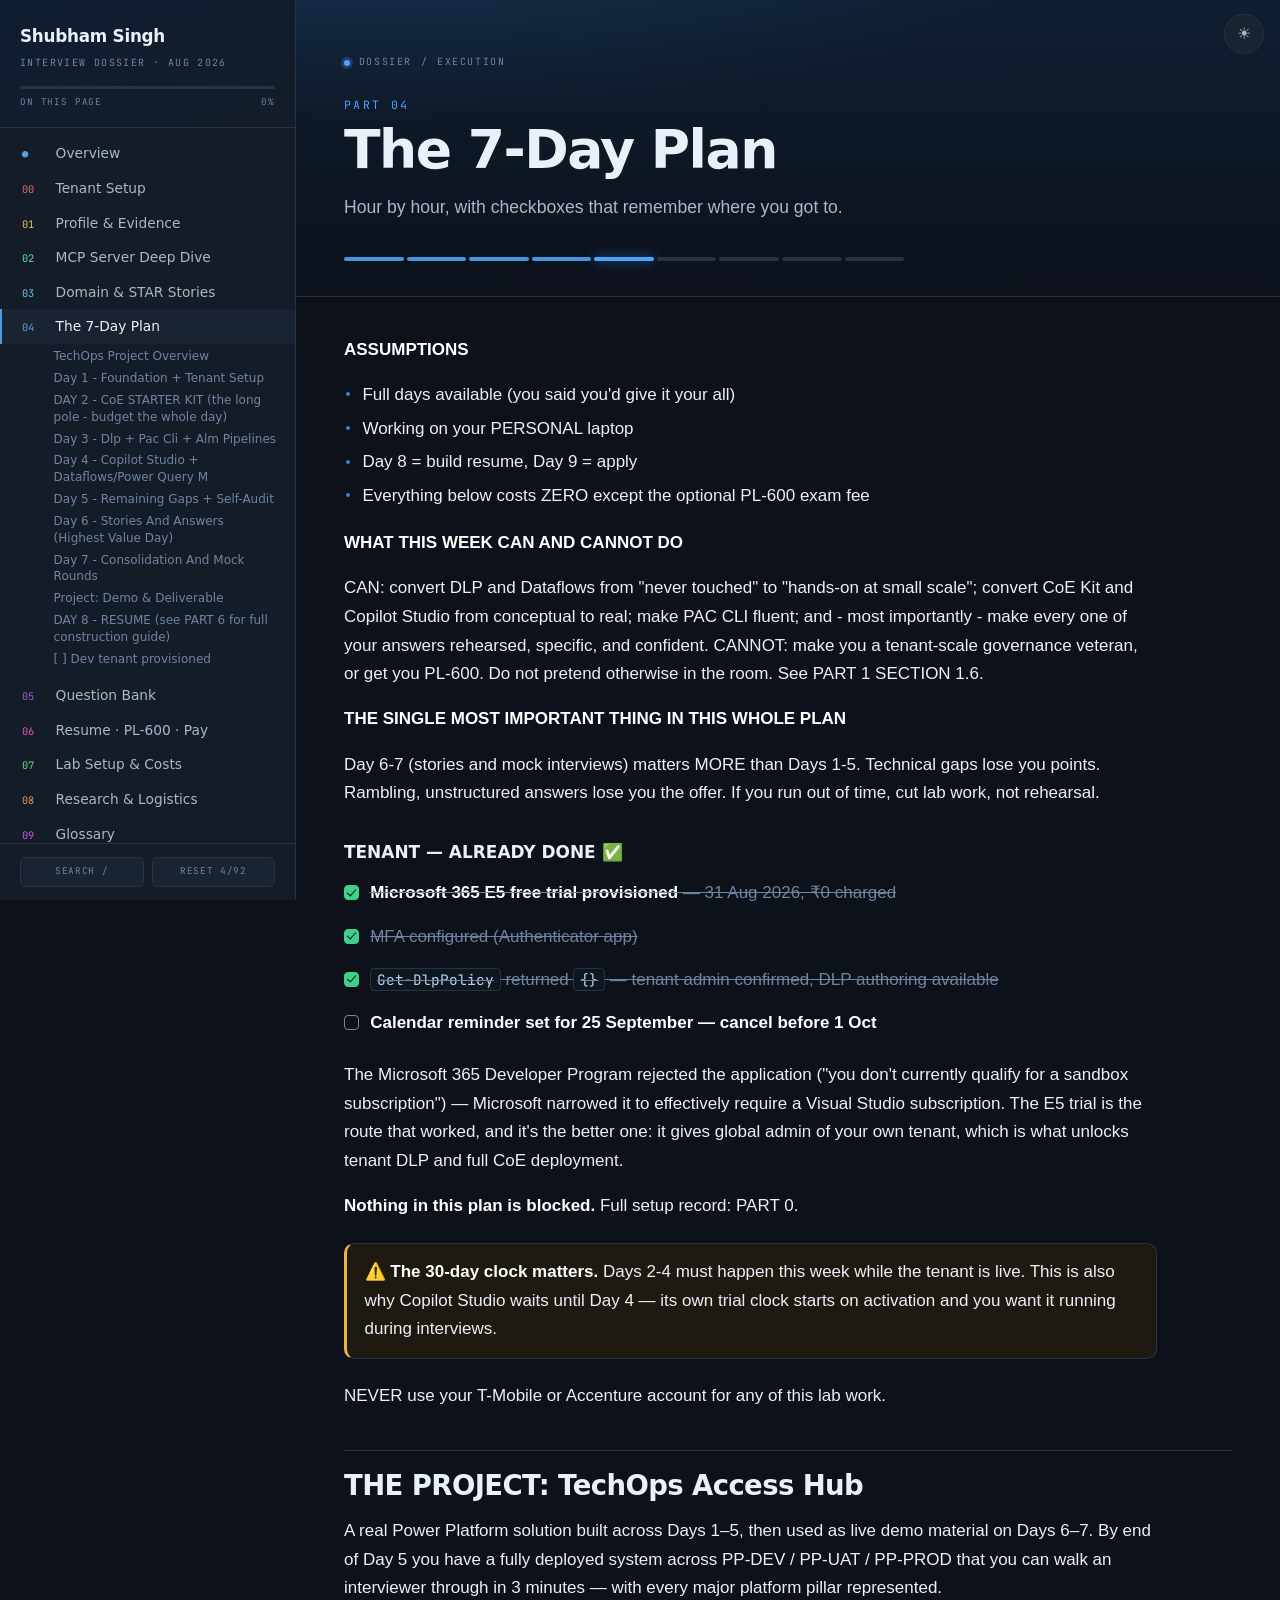
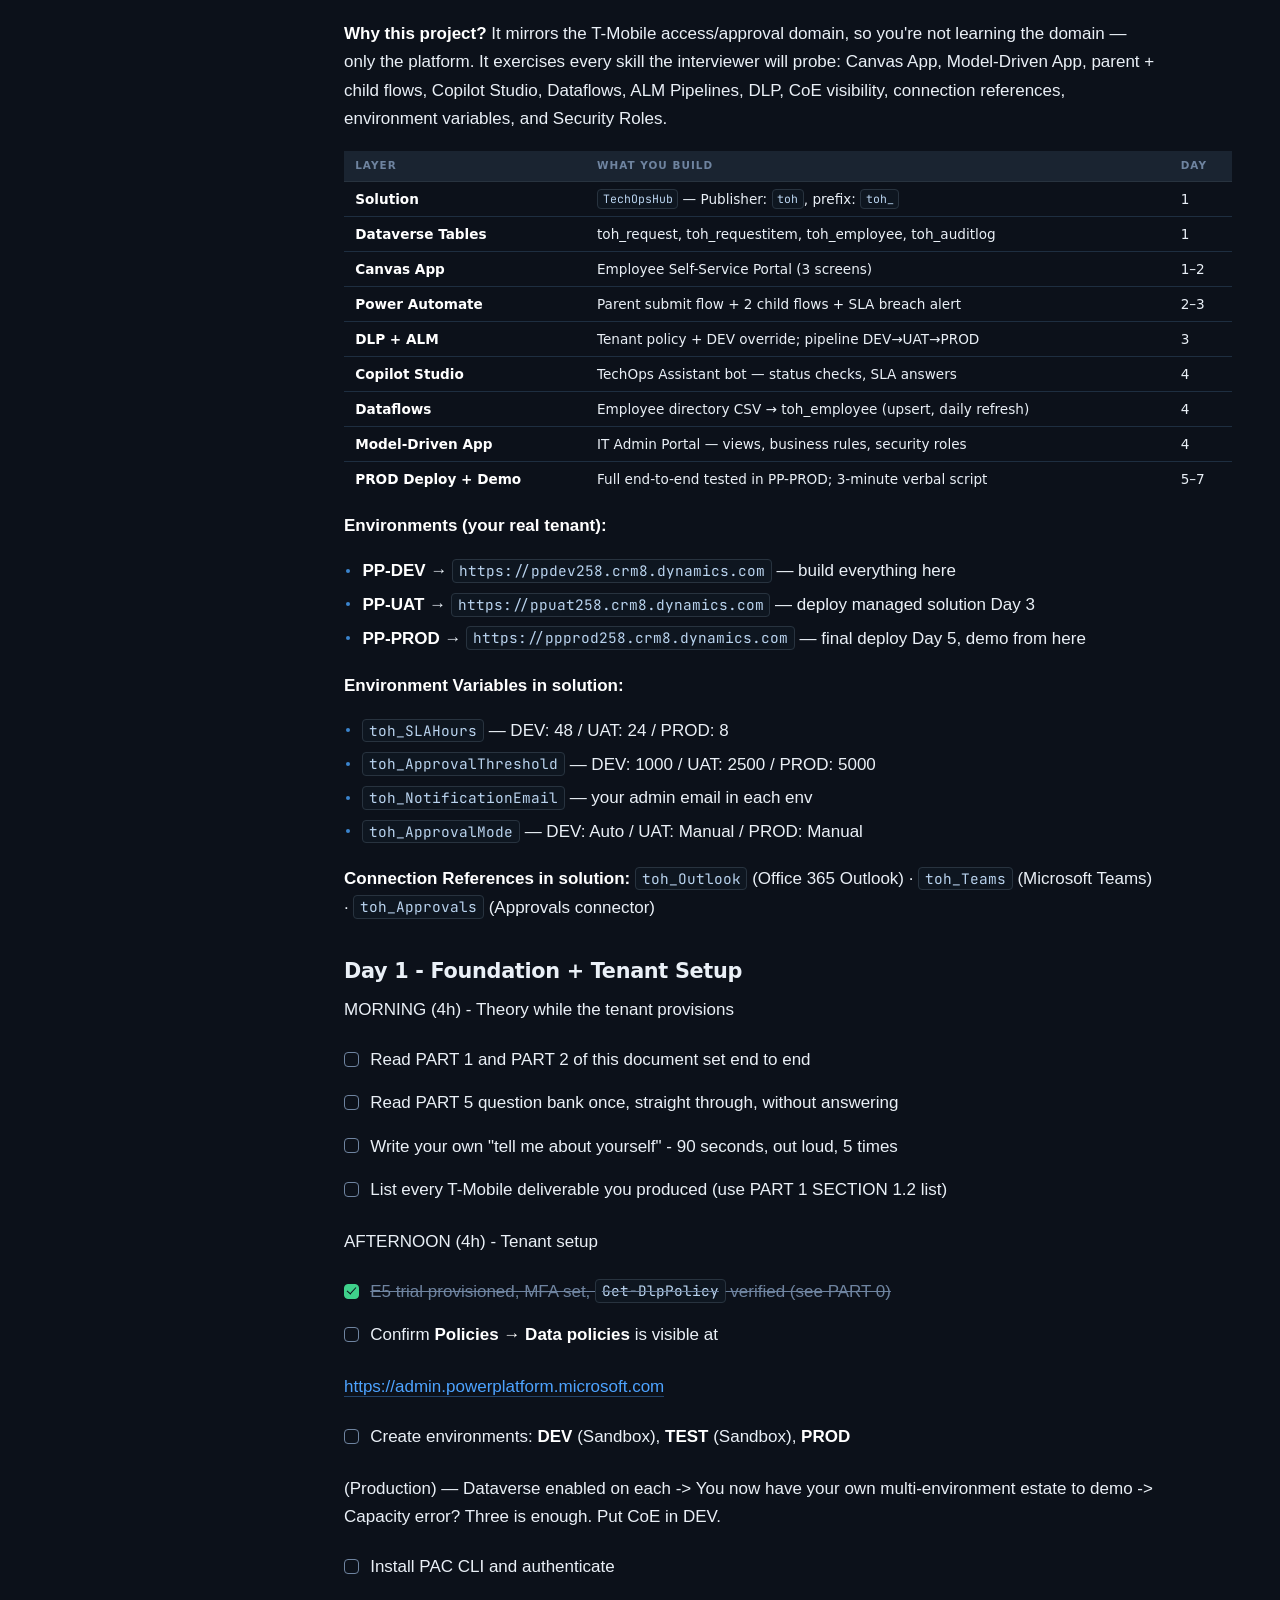
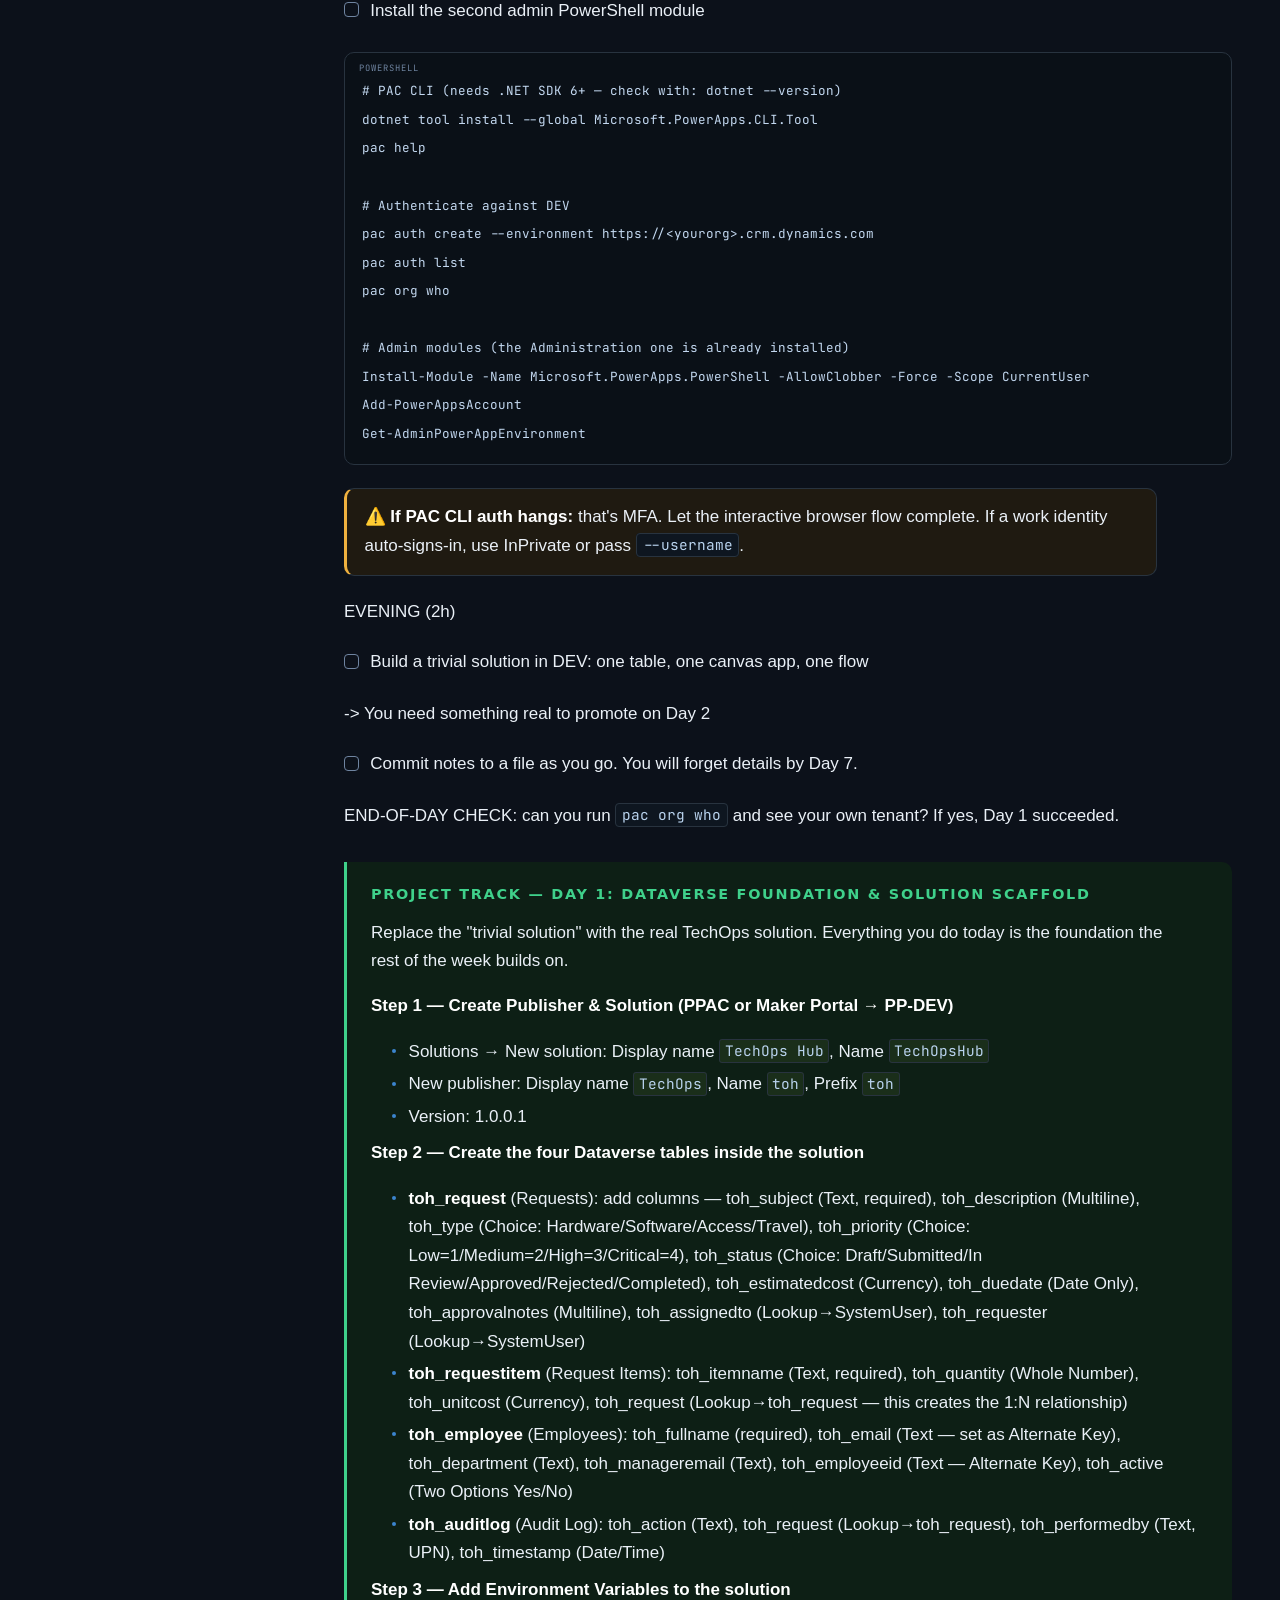
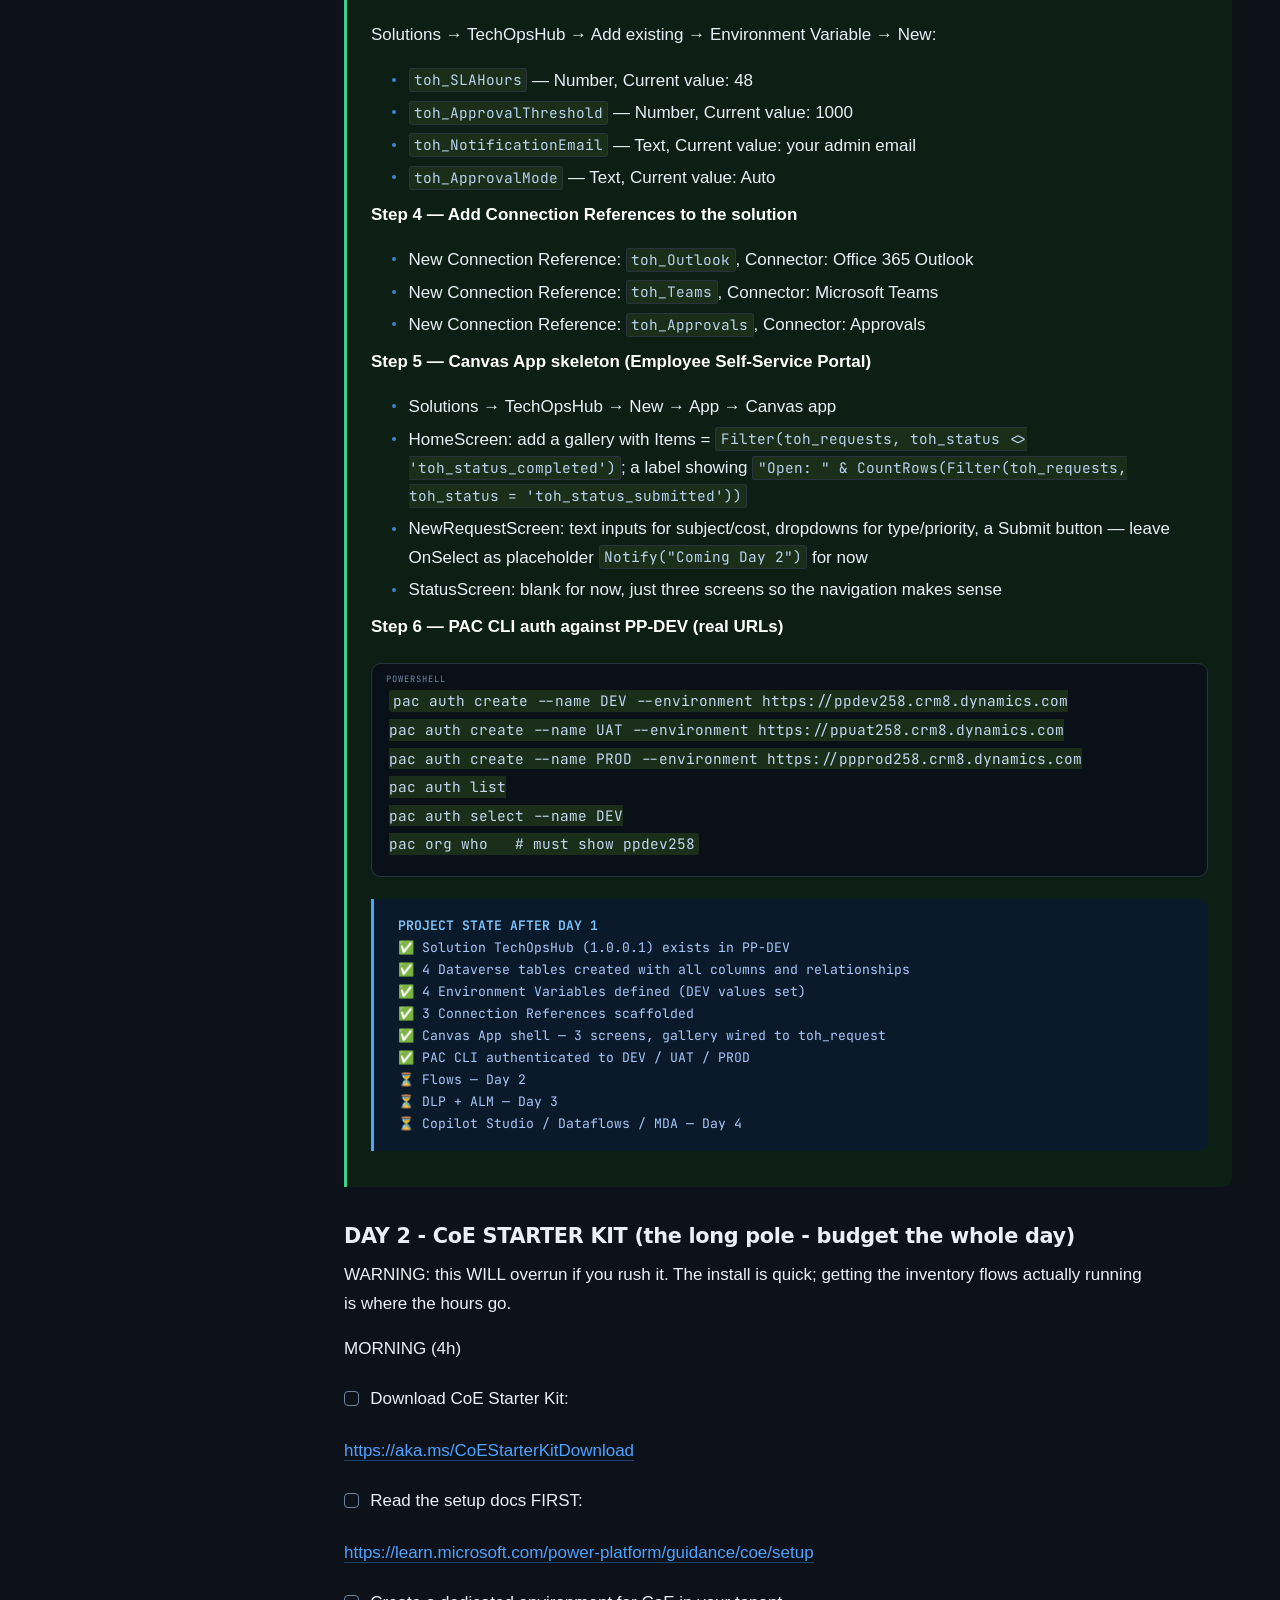
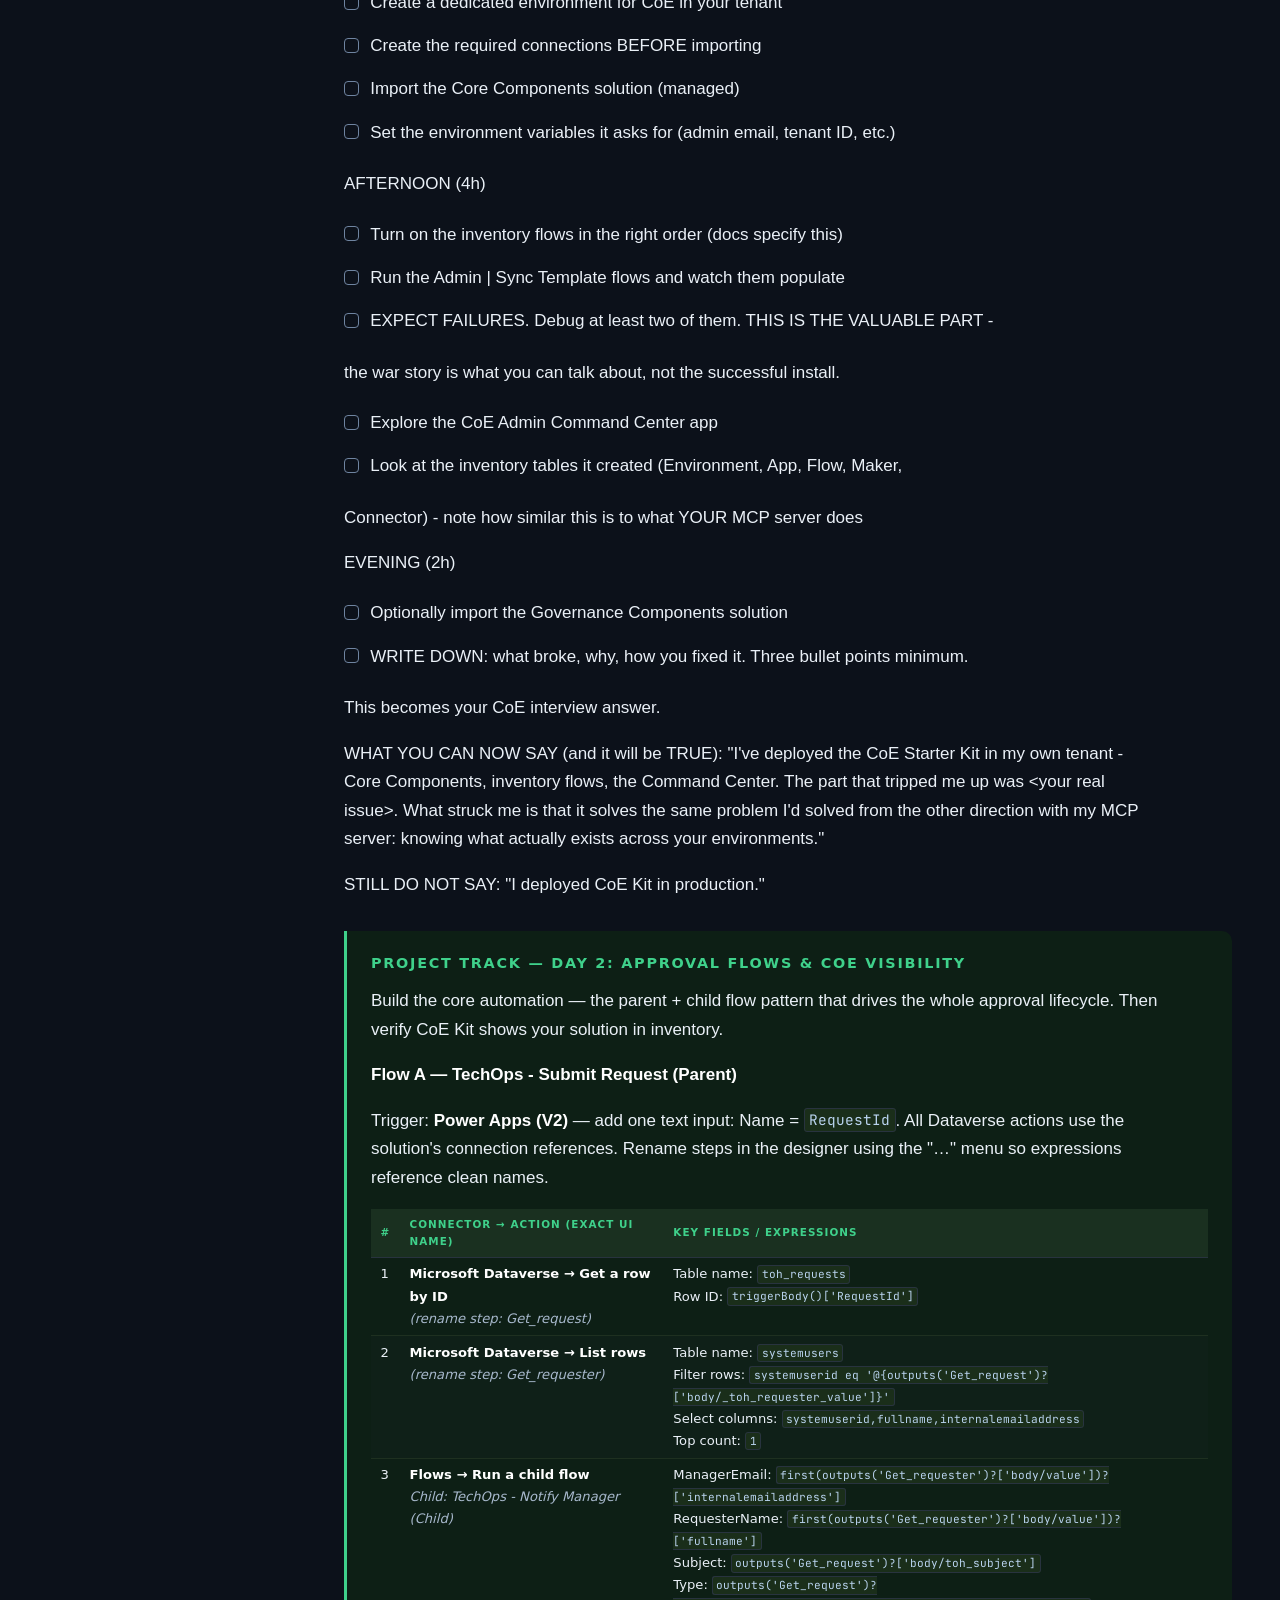
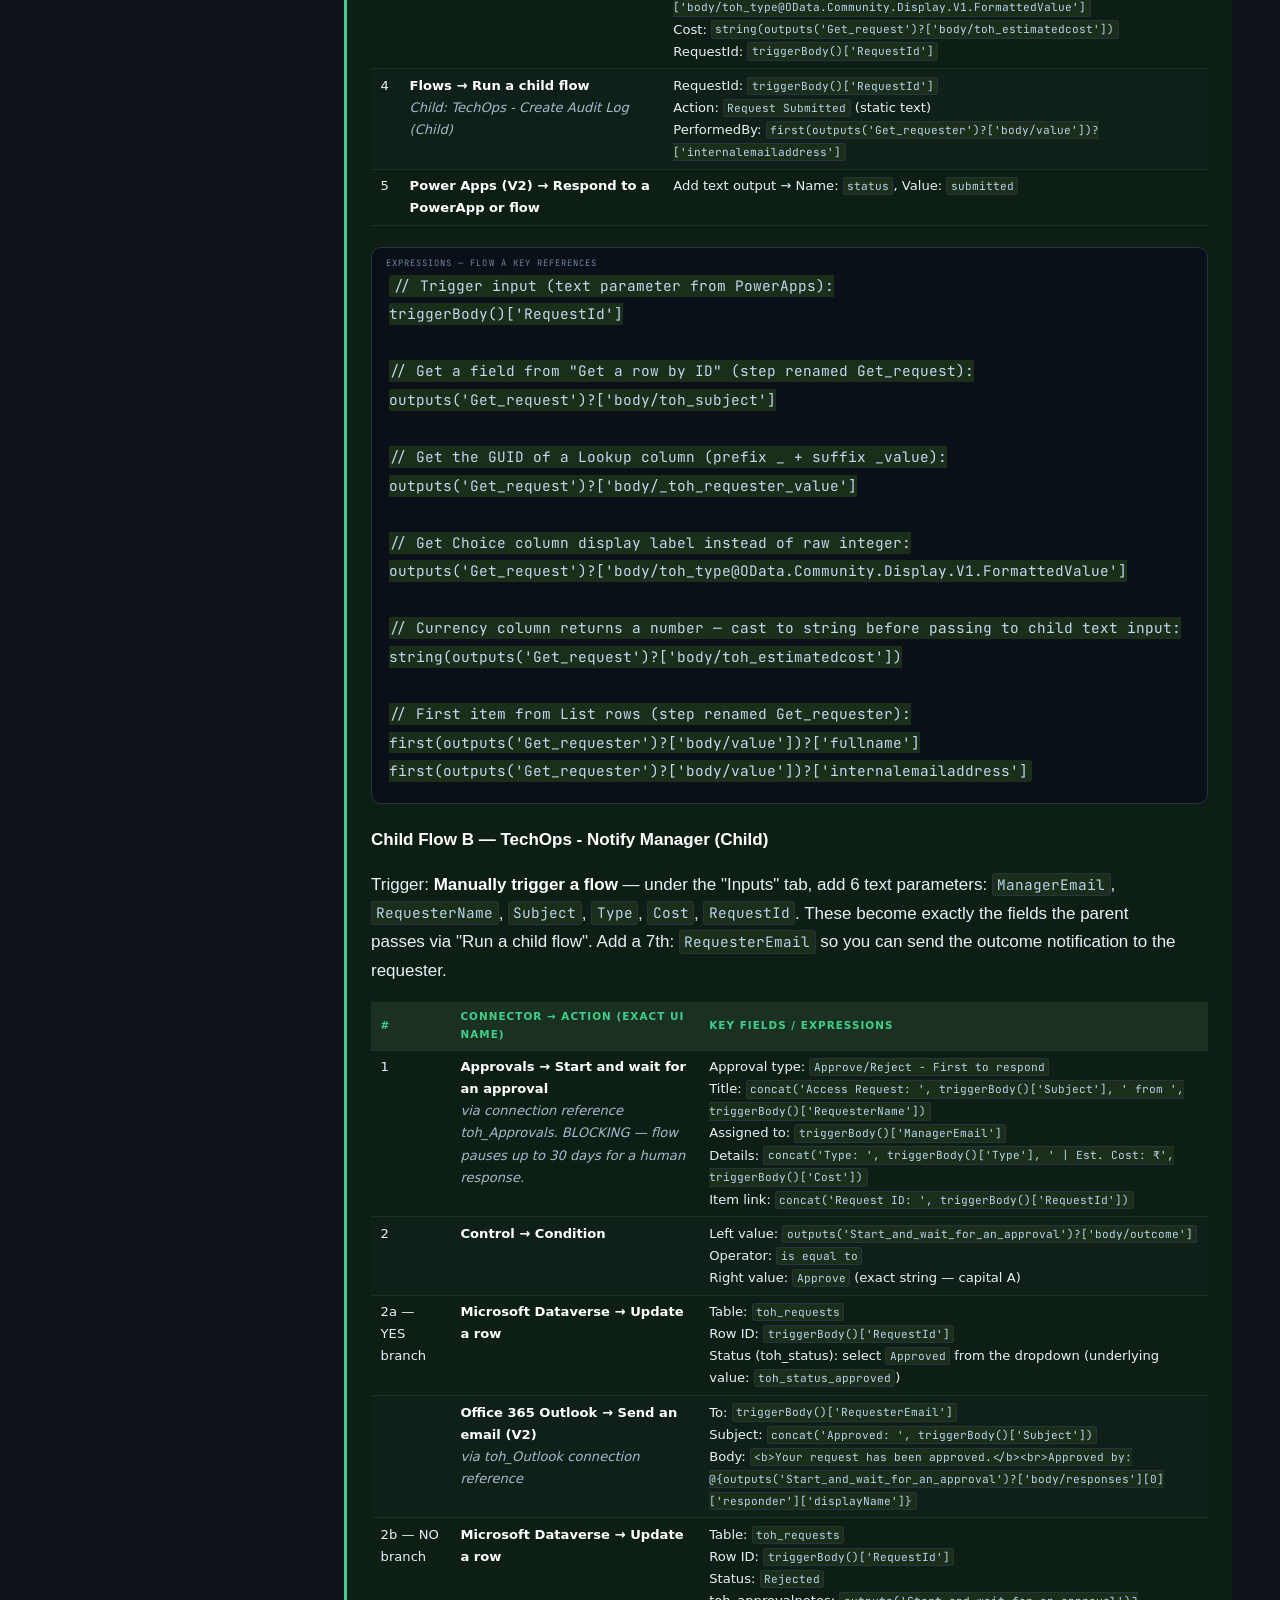
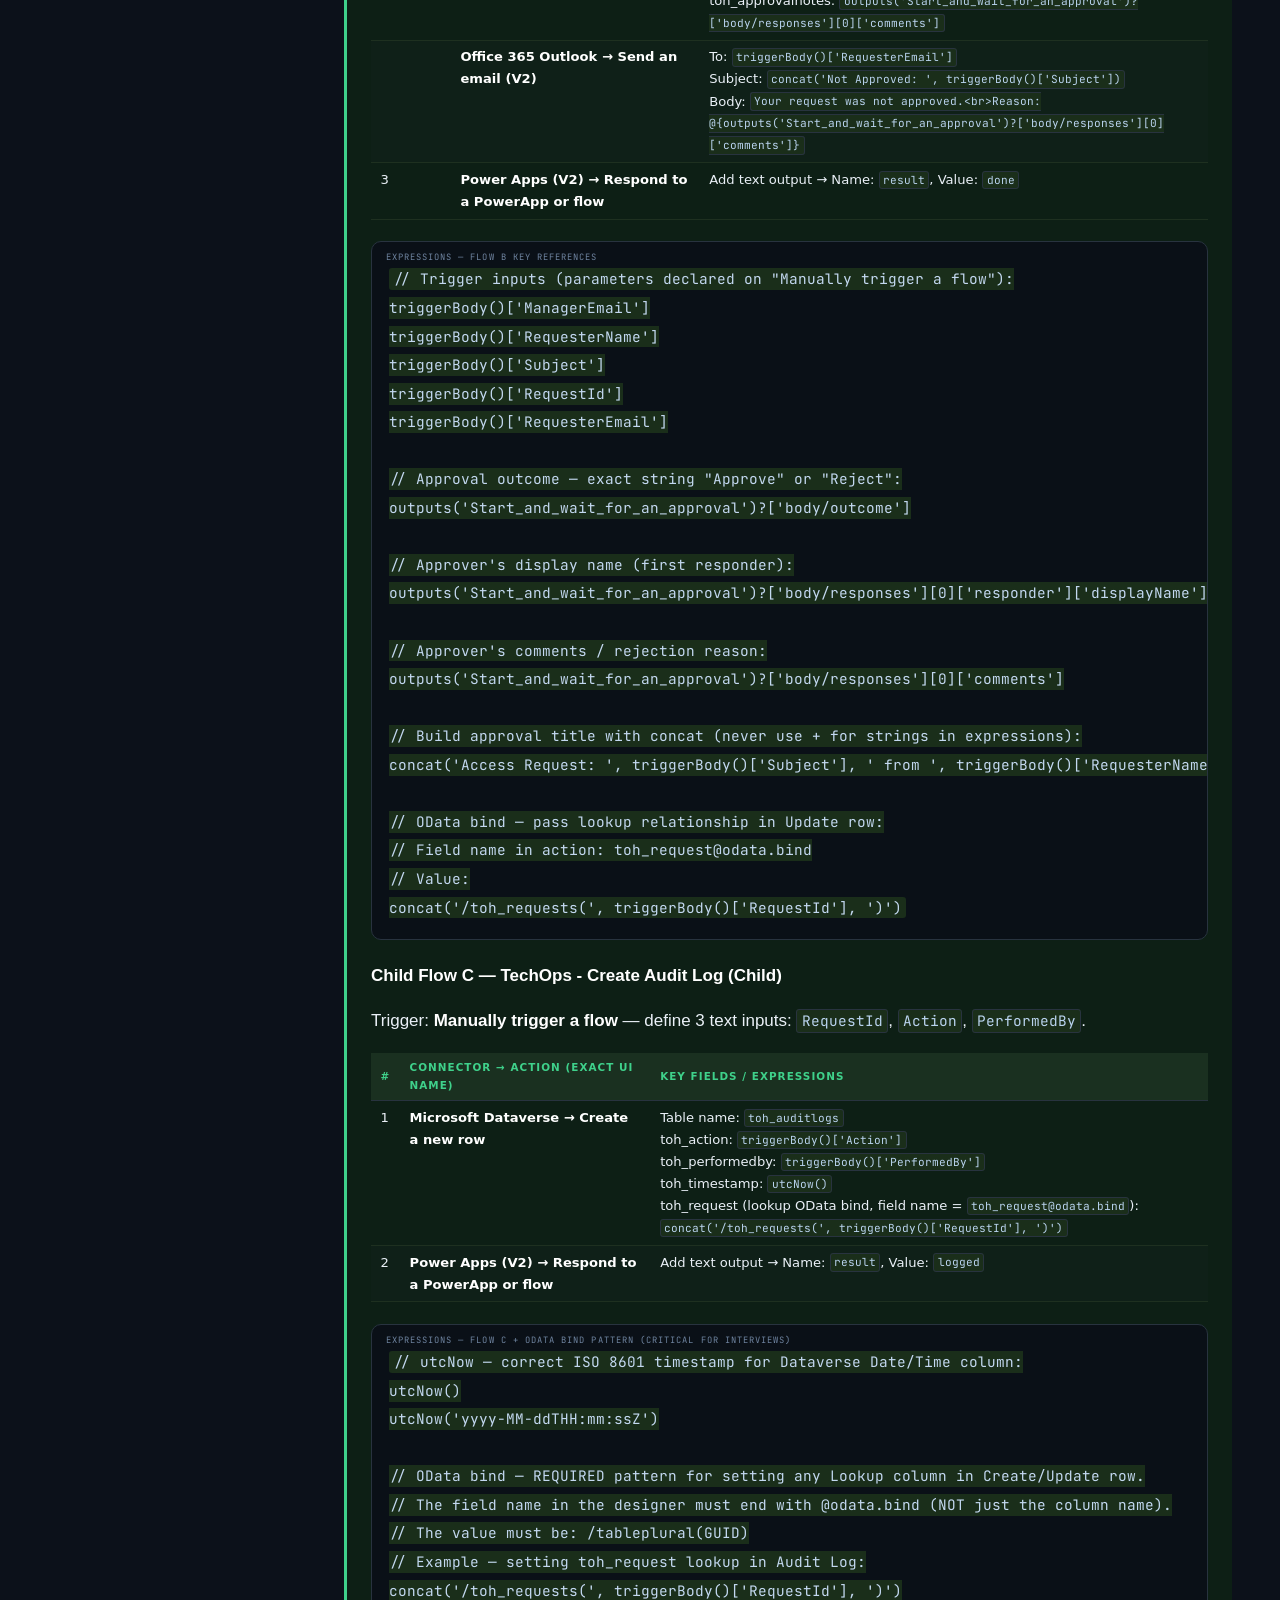
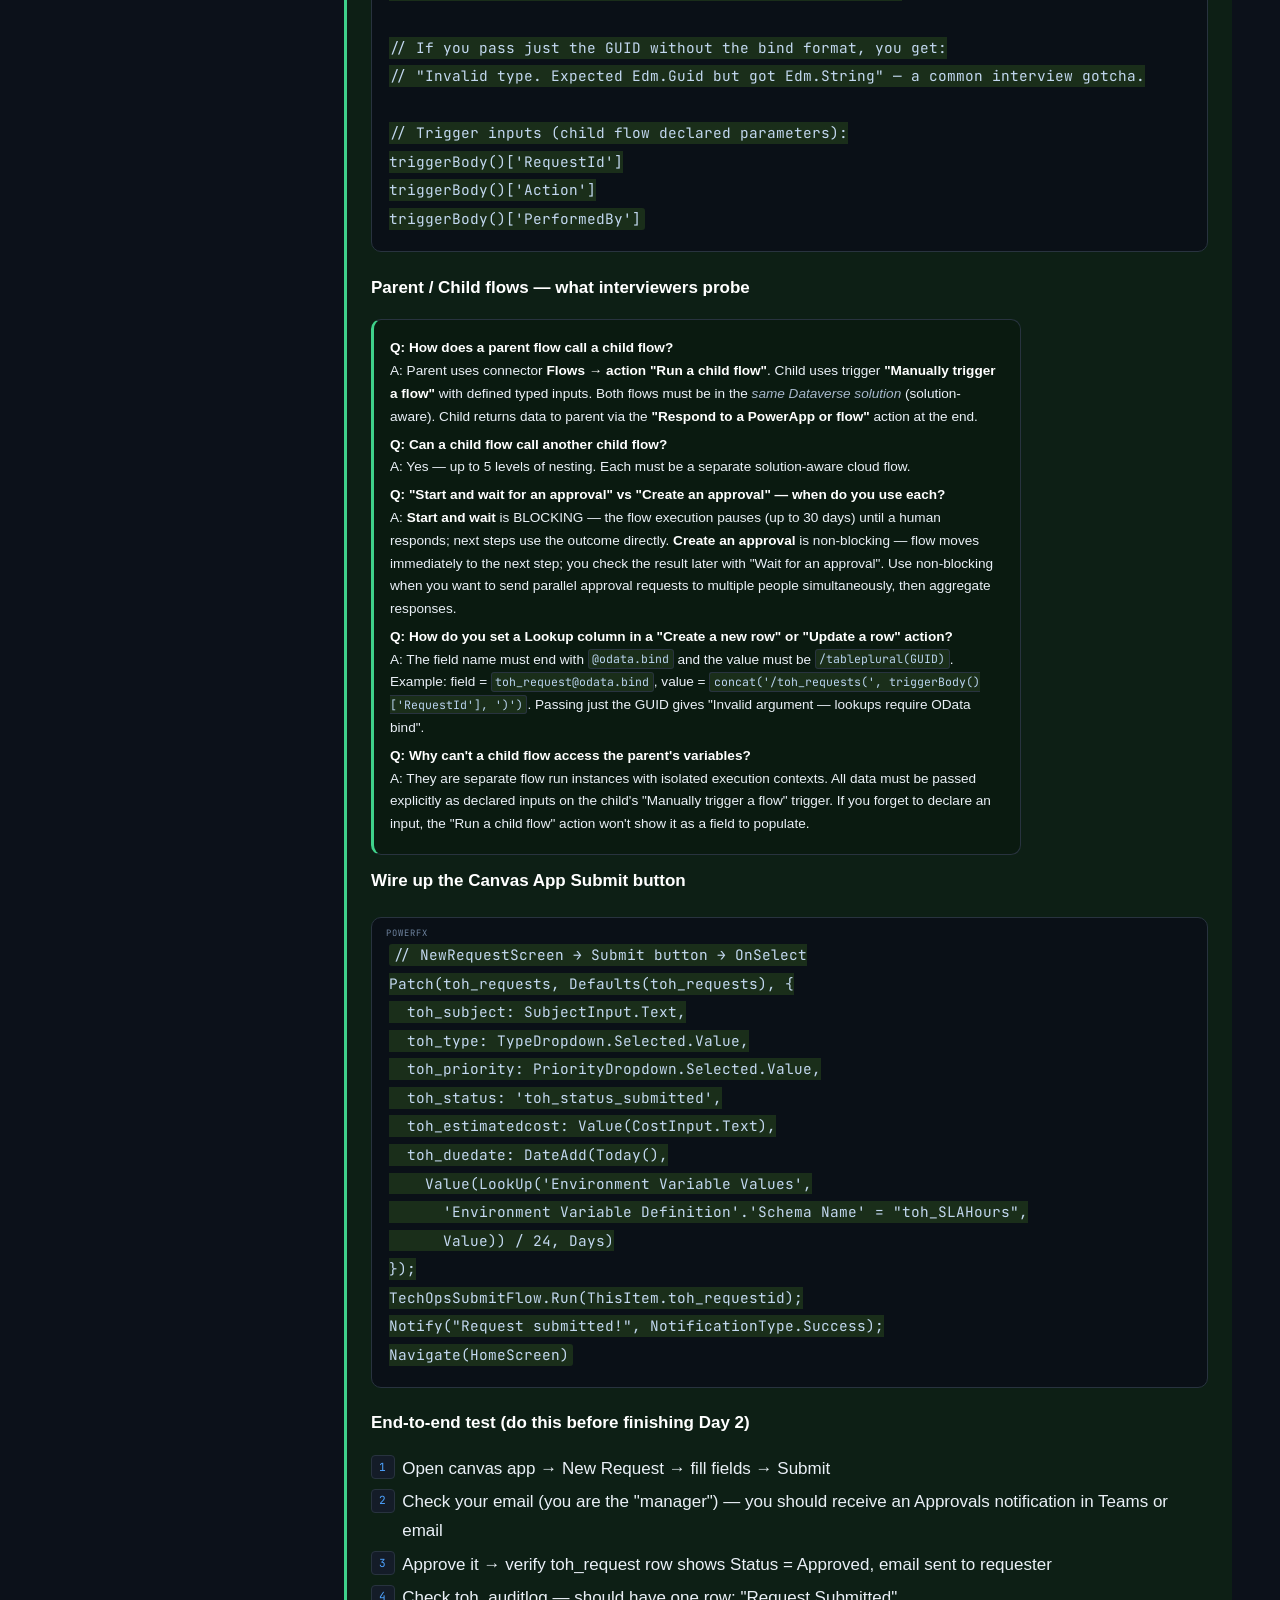
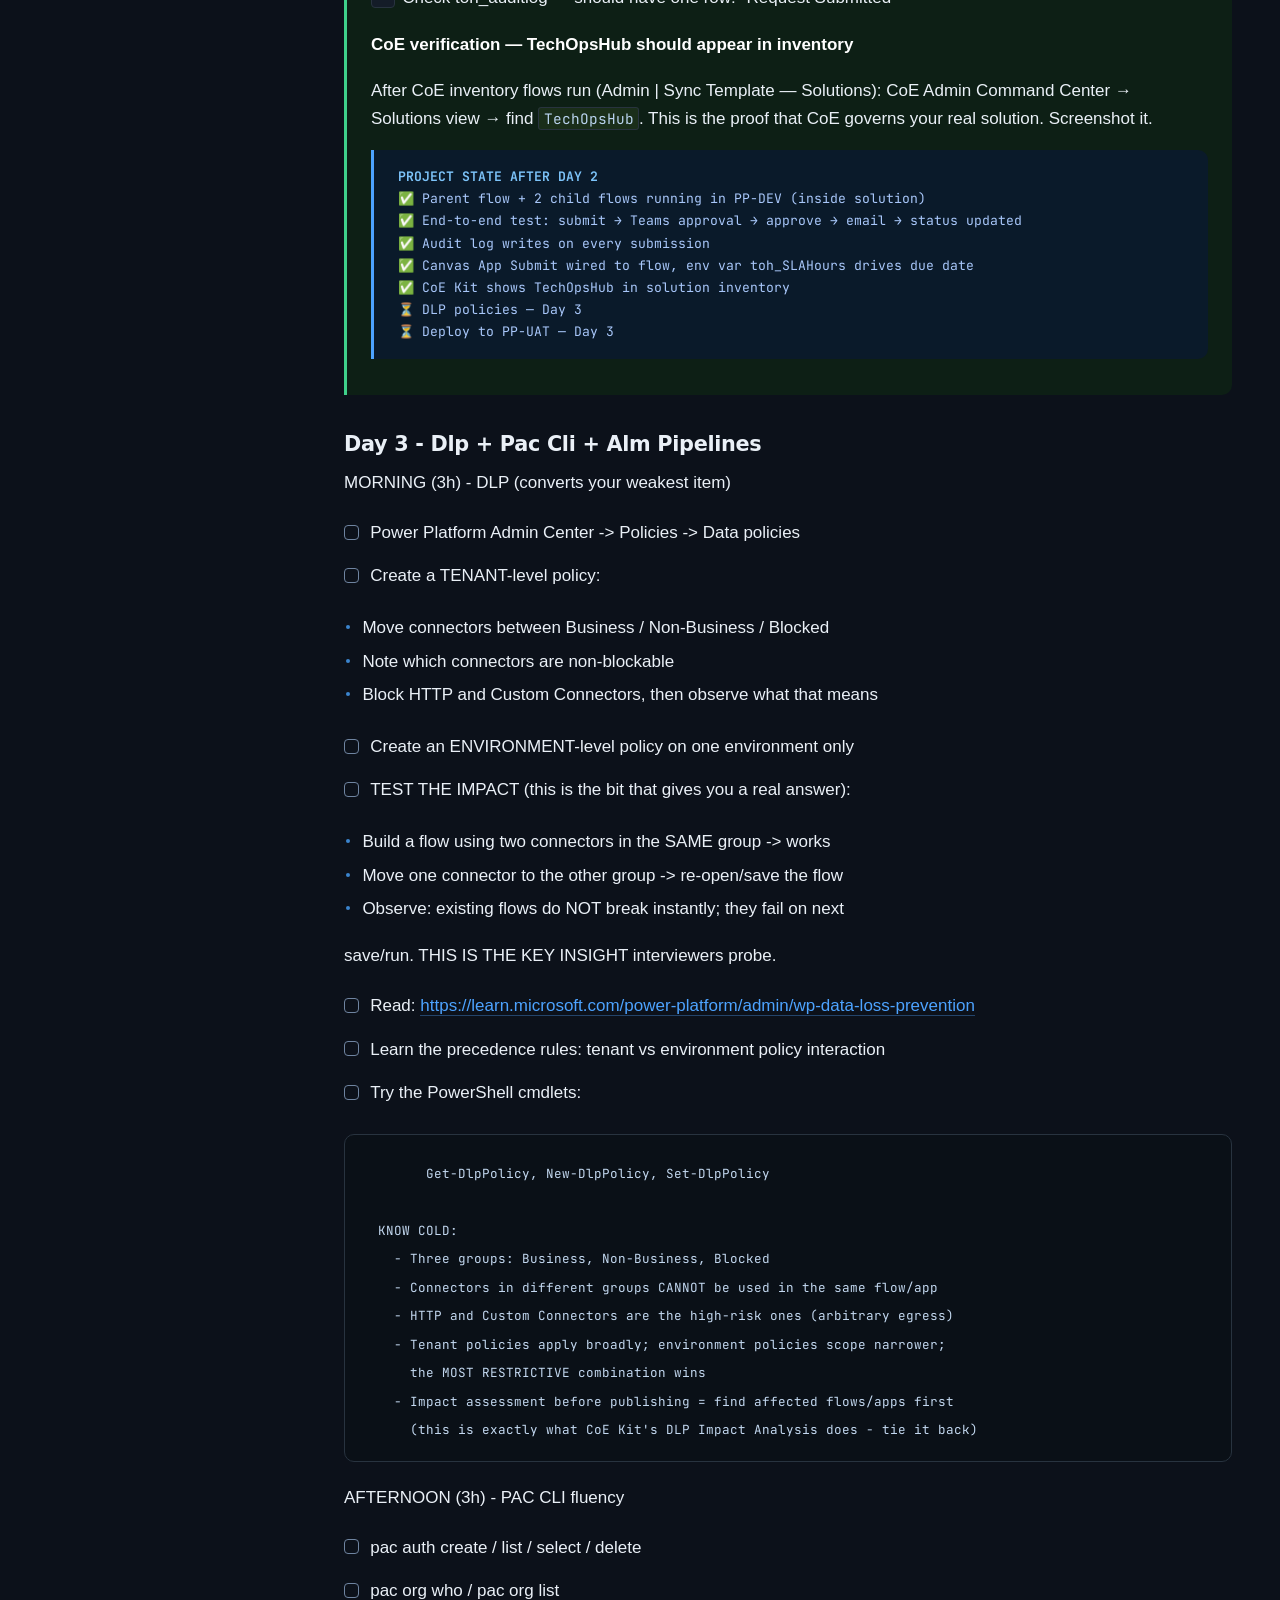
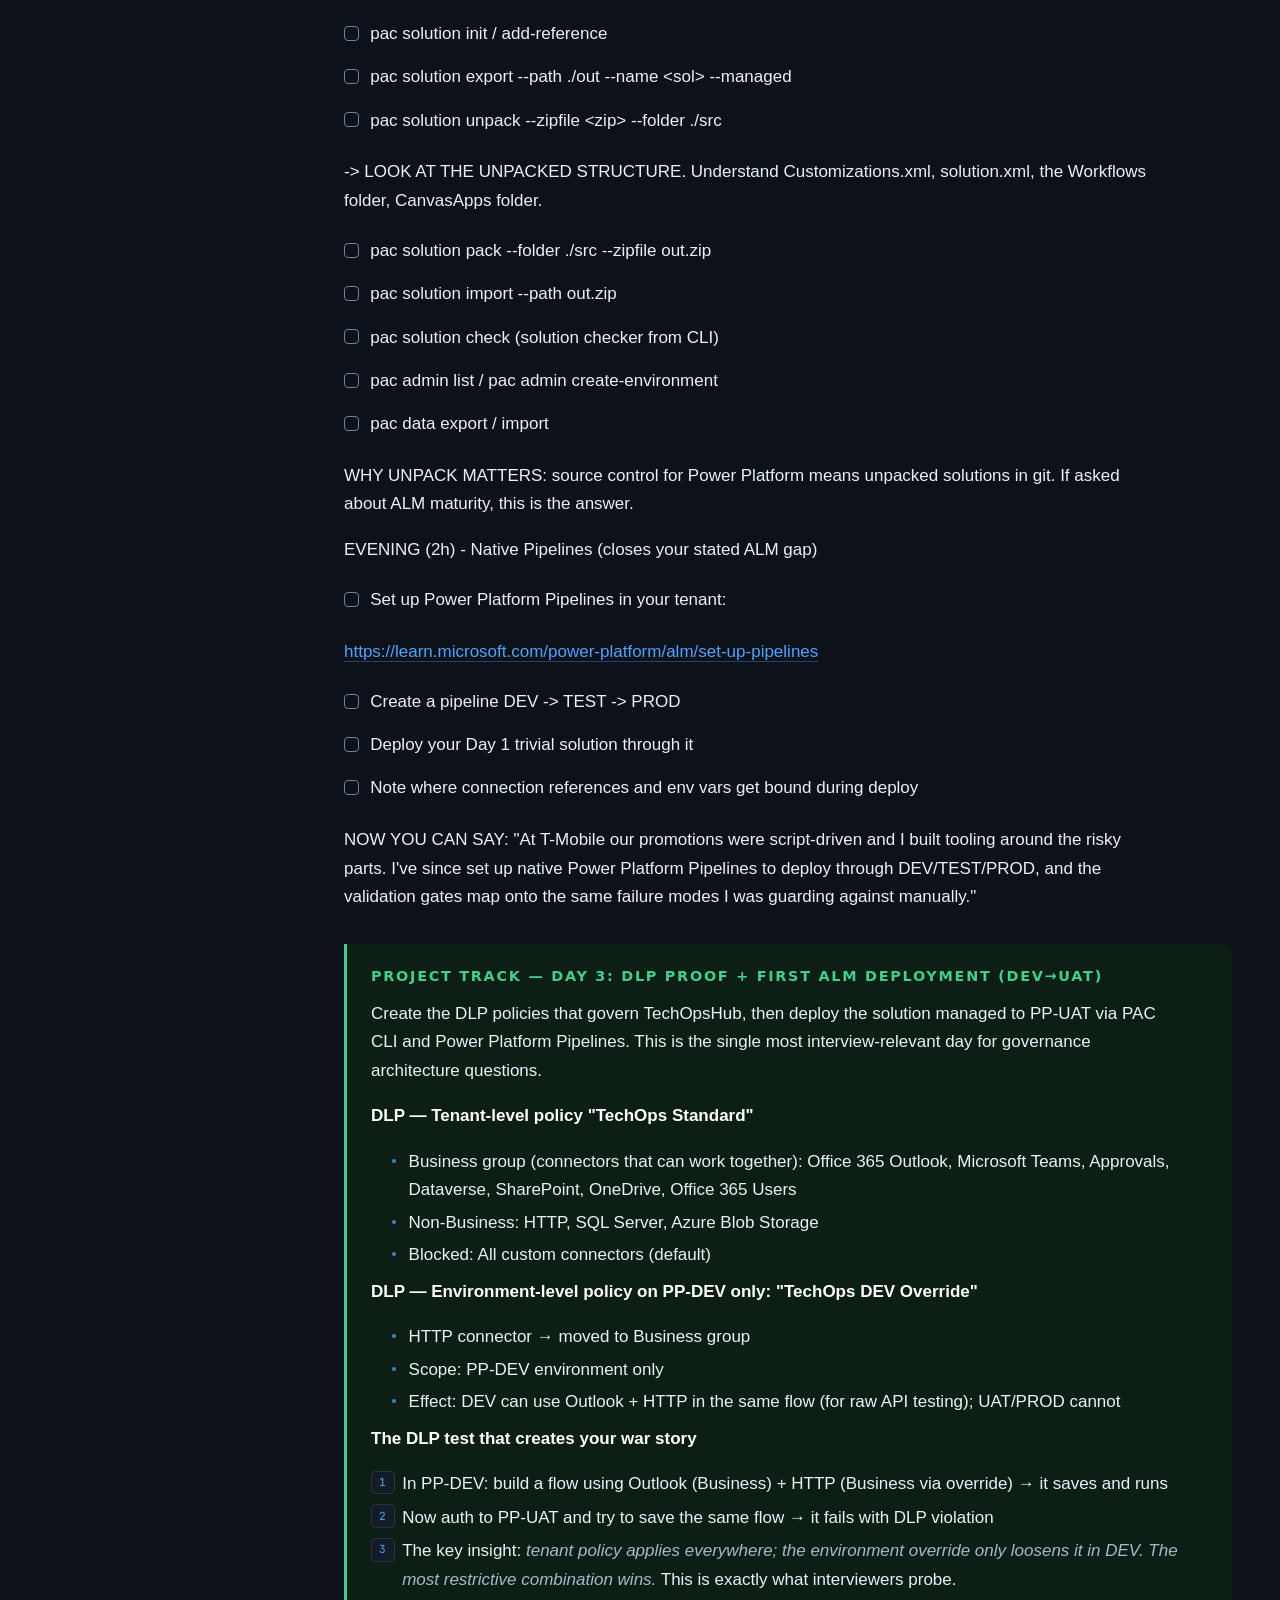
<file: seven-day-plan.html>
﻿<!doctype html><html lang="en"><head>
<meta charset="utf-8"><meta name="viewport" content="width=device-width,initial-scale=1">
<title>Part 04 — The 7-Day Plan</title>
<link rel="preconnect" href="https://fonts.googleapis.com">
<link rel="preconnect" href="https://fonts.gstatic.com" crossorigin>
<link href="https://fonts.googleapis.com/css2?family=Chivo:wght@400;600;700;800&family=Source+Serif+4:ital,opsz,wght@0,8..60,400;0,8..60,600;1,8..60,400&family=JetBrains+Mono:wght@400;500&display=swap" rel="stylesheet">
<link rel="stylesheet" href="assets/site.css">
<style>:root{--acc:#4DA3FF;--tint:#0F1E31;--h:210}
.proj{background:#0d1f15;border-left:3px solid #3FD18B;padding:1.25rem 1.5rem;margin:2rem 0;border-radius:0 var(--r) var(--r) 0}
.proj h4{font-family:var(--disp);font-weight:700;color:#3FD18B;font-size:.9rem;letter-spacing:.12em;text-transform:uppercase;margin:0 0 .75rem}
.proj-state{background:#0a1a2a;border-left:3px solid #4DA3FF;padding:1rem 1.5rem;margin:1rem 0;border-radius:0 var(--r) var(--r) 0;font-family:var(--mono);font-size:.82rem;color:#a8c7fa}
.proj-state strong{color:#7dc4fa}
.proj ul{margin:.5rem 0 .5rem 1.2rem}
.proj ul li{margin:.25rem 0}
.proj code{background:#1a2e1a;padding:.1em .3em;border-radius:3px;font-size:.85em}
.proj table{width:100%;border-collapse:collapse;margin:.75rem 0;font-size:.82rem}
.proj table th{background:#1a3020;color:#3FD18B;padding:.4rem .6rem;text-align:left;font-family:var(--disp)}
.proj table td{padding:.35rem .6rem;border-bottom:1px solid #1e3020;vertical-align:top}
.proj table tr:nth-child(even) td{background:#0f2018}
.proj .callout{background:#0f2a2a;border-left:3px solid #3FD18B;padding:.6rem 1rem;margin:.75rem 0;font-size:.85rem}
</style>
</head><body data-page="seven-day-plan">
<button id="burger" aria-label="Menu">&#9776;</button>
<aside id="rail">
 <div class="brand"><a href="index.html">
   <div class="who">Shubham Singh</div>
   <div class="role">Interview Dossier &middot; Aug 2026</div></a>
   <div class="pmeter"><div class="bar"><div class="fill"></div></div>
     <div class="lab"><span>ON THIS PAGE</span><span id="pct">0%</span></div></div>
 </div>
 <nav id="nav">
   <a class="np" href="index.html" style="--h:210"><span class="n">&#9679;</span>Overview</a>
   <a class="np" href="tenant-setup.html" style="--h:8"><span class="n">00</span>Tenant Setup</a><a class="np" href="profile.html" style="--h:45"><span class="n">01</span>Profile &amp; Evidence</a><a class="np" href="mcp-server.html" style="--h:160"><span class="n">02</span>MCP Server Deep Dive</a><a class="np" href="stories.html" style="--h:190"><span class="n">03</span>Domain &amp; STAR Stories</a><a class="np on" href="seven-day-plan.html" style="--h:210"><span class="n">04</span>The 7-Day Plan</a><ul class="subs"><li><a href="#project-overview">TechOps Project Overview</a></li><li><a href="#day-1-foundation-tenant-setup">Day 1 - Foundation + Tenant Setup</a></li><li><a href="#day-2-coe-starter-kit-the-long-pole-budget-the-whole-day">DAY 2 - CoE STARTER KIT (the long pole - budget the whole day)</a></li><li><a href="#day-3-dlp-pac-cli-alm-pipelines">Day 3 - Dlp + Pac Cli + Alm Pipelines</a></li><li><a href="#day-4-copilot-studio-dataflows-power-query-m">Day 4 - Copilot Studio + Dataflows/Power Query M</a></li><li><a href="#day-5-remaining-gaps-self-audit">Day 5 - Remaining Gaps + Self-Audit</a></li><li><a href="#day-6-stories-and-answers-highest-value-day">Day 6 - Stories And Answers (Highest Value Day)</a></li><li><a href="#day-7-consolidation-and-mock-rounds">Day 7 - Consolidation And Mock Rounds</a></li><li><a href="#project-deliverable">Project: Demo &amp; Deliverable</a></li><li><a href="#day-8-resume-see-part-6-for-full-construction-guide">DAY 8 - RESUME (see PART 6 for full construction guide)</a></li><li><a href="#dev-tenant-provisioned">[ ] Dev tenant provisioned</a></li></ul><a class="np" href="question-bank.html" style="--h:265"><span class="n">05</span>Question Bank</a><a class="np" href="resume-cert-pay.html" style="--h:320"><span class="n">06</span>Resume · PL-600 · Pay</a><a class="np" href="labs.html" style="--h:140"><span class="n">07</span>Lab Setup &amp; Costs</a><a class="np" href="logistics.html" style="--h:25"><span class="n">08</span>Research &amp; Logistics</a><a class="np" href="glossary.html" style="--h:290"><span class="n">09</span>Glossary</a>
 </nav>
 <div class="rfoot"><button id="sbtn">SEARCH /</button>
   <button id="resetc">RESET <span id="ccount"></span></button></div>
</aside>
<main><header class="phead"><div class="wrap">
 <div class="crumb"><span class="dot"></span><a href="index.html">Dossier</a>
   <span>/</span><span>Execution</span></div>
 <span class="pnum">PART 04</span>
 <h1>The 7-Day Plan</h1><p class="bl">Hour by hour, with checkboxes that remember where you got to.</p>
 <div class="strip" style="--sh:210"><i class="a"></i><i class="a"></i><i class="a"></i><i class="a"></i><i class="cur"></i><i class=""></i><i class=""></i><i class=""></i><i class=""></i></div>
</div></header>
<div class="wrap"><div class="body"><p><strong>ASSUMPTIONS</strong></p>
<ul>
<li>Full days available (you said you'd give it your all)</li>
<li>Working on your PERSONAL laptop</li>
<li>Day 8 = build resume, Day 9 = apply</li>
<li>Everything below costs ZERO except the optional PL-600 exam fee</li>
</ul>
<p><strong>WHAT THIS WEEK CAN AND CANNOT DO</strong></p>
<p>CAN:    convert DLP and Dataflows from "never touched" to "hands-on at small scale"; convert CoE Kit and Copilot Studio from conceptual to real; make PAC CLI fluent; and - most importantly - make every one of your answers rehearsed, specific, and confident. CANNOT: make you a tenant-scale governance veteran, or get you PL-600. Do not pretend otherwise in the room. See PART 1 SECTION 1.6.</p>
<p><strong>THE SINGLE MOST IMPORTANT THING IN THIS WHOLE PLAN</strong></p>
<p>Day 6-7 (stories and mock interviews) matters MORE than Days 1-5. Technical gaps lose you points. Rambling, unstructured answers lose you the offer. If you run out of time, cut lab work, not rehearsal.</p>
<h4 id="tenant-already-done" class="h3">TENANT — ALREADY DONE ✅<a class="anchor" href="#tenant-already-done" aria-label="Link to section">#</a></h4>
<ul class="checks">
<li class="chk"><span class="box" tabindex="0" role="checkbox" aria-checked="true"></span><span class="ctxt"><strong>Microsoft 365 E5 free trial provisioned</strong> — 31 Aug 2026, ₹0 charged</span></li>
<li class="chk"><span class="box" tabindex="0" role="checkbox" aria-checked="true"></span><span class="ctxt">MFA configured (Authenticator app)</span></li>
<li class="chk"><span class="box" tabindex="0" role="checkbox" aria-checked="true"></span><span class="ctxt"><code>Get-DlpPolicy</code> returned <code>{}</code> — tenant admin confirmed, DLP authoring available</span></li>
<li class=""><span class="box" tabindex="0" role="checkbox" aria-checked="false"></span><span class="ctxt"><strong>Calendar reminder set for 25 September — cancel before 1 Oct</strong></span></li>
</ul>
<p>The Microsoft 365 Developer Program rejected the application ("you don't currently qualify for a sandbox subscription") — Microsoft narrowed it to effectively require a Visual Studio subscription. The E5 trial is the route that worked, and it's the better one: it gives global admin of your own tenant, which is what unlocks tenant DLP and full CoE deployment.</p>
<p><strong>Nothing in this plan is blocked.</strong> Full setup record: PART 0.</p>
<div class="callout c-warn">⚠️ <strong>The 30-day clock matters.</strong> Days 2-4 must happen this week while the tenant is live. This is also why Copilot Studio waits until Day 4 — its own trial clock starts on activation and you want it running during interviews.</div>
<p>NEVER use your T-Mobile or Accenture account for any of this lab work.</p>

<h2 id="project-overview" style="margin-top:2.5rem">THE PROJECT: TechOps Access Hub<a class="anchor" href="#project-overview" aria-label="Link to section">#</a></h2>
<p>A real Power Platform solution built across Days 1–5, then used as live demo material on Days 6–7. By end of Day 5 you have a fully deployed system across PP-DEV / PP-UAT / PP-PROD that you can walk an interviewer through in 3 minutes — with every major platform pillar represented.</p>
<p><strong>Why this project?</strong> It mirrors the T-Mobile access/approval domain, so you're not learning the domain — only the platform. It exercises every skill the interviewer will probe: Canvas App, Model-Driven App, parent + child flows, Copilot Studio, Dataflows, ALM Pipelines, DLP, CoE visibility, connection references, environment variables, and Security Roles.</p>

<table style="width:100%;border-collapse:collapse;margin:1rem 0;font-size:.85rem">
<thead><tr style="background:#131f30"><th style="padding:.4rem .7rem;text-align:left">Layer</th><th style="padding:.4rem .7rem;text-align:left">What you build</th><th style="padding:.4rem .7rem;text-align:left">Day</th></tr></thead>
<tbody>
<tr><td style="padding:.35rem .7rem;border-bottom:1px solid #1e2e40"><strong>Solution</strong></td><td style="padding:.35rem .7rem;border-bottom:1px solid #1e2e40"><code>TechOpsHub</code> — Publisher: <code>toh</code>, prefix: <code>toh_</code></td><td style="padding:.35rem .7rem;border-bottom:1px solid #1e2e40">1</td></tr>
<tr><td style="padding:.35rem .7rem;border-bottom:1px solid #1e2e40"><strong>Dataverse Tables</strong></td><td style="padding:.35rem .7rem;border-bottom:1px solid #1e2e40">toh_request, toh_requestitem, toh_employee, toh_auditlog</td><td style="padding:.35rem .7rem;border-bottom:1px solid #1e2e40">1</td></tr>
<tr><td style="padding:.35rem .7rem;border-bottom:1px solid #1e2e40"><strong>Canvas App</strong></td><td style="padding:.35rem .7rem;border-bottom:1px solid #1e2e40">Employee Self-Service Portal (3 screens)</td><td style="padding:.35rem .7rem;border-bottom:1px solid #1e2e40">1–2</td></tr>
<tr><td style="padding:.35rem .7rem;border-bottom:1px solid #1e2e40"><strong>Power Automate</strong></td><td style="padding:.35rem .7rem;border-bottom:1px solid #1e2e40">Parent submit flow + 2 child flows + SLA breach alert</td><td style="padding:.35rem .7rem;border-bottom:1px solid #1e2e40">2–3</td></tr>
<tr><td style="padding:.35rem .7rem;border-bottom:1px solid #1e2e40"><strong>DLP + ALM</strong></td><td style="padding:.35rem .7rem;border-bottom:1px solid #1e2e40">Tenant policy + DEV override; pipeline DEV→UAT→PROD</td><td style="padding:.35rem .7rem;border-bottom:1px solid #1e2e40">3</td></tr>
<tr><td style="padding:.35rem .7rem;border-bottom:1px solid #1e2e40"><strong>Copilot Studio</strong></td><td style="padding:.35rem .7rem;border-bottom:1px solid #1e2e40">TechOps Assistant bot — status checks, SLA answers</td><td style="padding:.35rem .7rem;border-bottom:1px solid #1e2e40">4</td></tr>
<tr><td style="padding:.35rem .7rem;border-bottom:1px solid #1e2e40"><strong>Dataflows</strong></td><td style="padding:.35rem .7rem;border-bottom:1px solid #1e2e40">Employee directory CSV → toh_employee (upsert, daily refresh)</td><td style="padding:.35rem .7rem;border-bottom:1px solid #1e2e40">4</td></tr>
<tr><td style="padding:.35rem .7rem;border-bottom:1px solid #1e2e40"><strong>Model-Driven App</strong></td><td style="padding:.35rem .7rem;border-bottom:1px solid #1e2e40">IT Admin Portal — views, business rules, security roles</td><td style="padding:.35rem .7rem;border-bottom:1px solid #1e2e40">4</td></tr>
<tr><td style="padding:.35rem .7rem"><strong>PROD Deploy + Demo</strong></td><td style="padding:.35rem .7rem">Full end-to-end tested in PP-PROD; 3-minute verbal script</td><td style="padding:.35rem .7rem">5–7</td></tr>
</tbody></table>

<p><strong>Environments (your real tenant):</strong></p>
<ul>
<li><strong>PP-DEV</strong> → <code>https://ppdev258.crm8.dynamics.com</code> — build everything here</li>
<li><strong>PP-UAT</strong> → <code>https://ppuat258.crm8.dynamics.com</code> — deploy managed solution Day 3</li>
<li><strong>PP-PROD</strong> → <code>https://ppprod258.crm8.dynamics.com</code> — final deploy Day 5, demo from here</li>
</ul>

<p><strong>Environment Variables in solution:</strong></p>
<ul>
<li><code>toh_SLAHours</code> — DEV: 48 / UAT: 24 / PROD: 8</li>
<li><code>toh_ApprovalThreshold</code> — DEV: 1000 / UAT: 2500 / PROD: 5000</li>
<li><code>toh_NotificationEmail</code> — your admin email in each env</li>
<li><code>toh_ApprovalMode</code> — DEV: Auto / UAT: Manual / PROD: Manual</li>
</ul>
<p><strong>Connection References in solution:</strong> <code>toh_Outlook</code> (Office 365 Outlook) · <code>toh_Teams</code> (Microsoft Teams) · <code>toh_Approvals</code> (Approvals connector)</p>

<h3 id="day-1-foundation-tenant-setup" class="h2">Day 1 - Foundation + Tenant Setup<a class="anchor" href="#day-1-foundation-tenant-setup" aria-label="Link to section">#</a></h3>
<p>MORNING (4h) - Theory while the tenant provisions</p>
<ul class="checks">
<li class=""><span class="box" tabindex="0" role="checkbox" aria-checked="false"></span><span class="ctxt">Read PART 1 and PART 2 of this document set end to end</span></li>
<li class=""><span class="box" tabindex="0" role="checkbox" aria-checked="false"></span><span class="ctxt">Read PART 5 question bank once, straight through, without answering</span></li>
<li class=""><span class="box" tabindex="0" role="checkbox" aria-checked="false"></span><span class="ctxt">Write your own "tell me about yourself" - 90 seconds, out loud, 5 times</span></li>
<li class=""><span class="box" tabindex="0" role="checkbox" aria-checked="false"></span><span class="ctxt">List every T-Mobile deliverable you produced (use PART 1 SECTION 1.2 list)</span></li>
</ul>
<p>AFTERNOON (4h) - Tenant setup</p>
<ul class="checks">
<li class="chk"><span class="box" tabindex="0" role="checkbox" aria-checked="true"></span><span class="ctxt">E5 trial provisioned, MFA set, <code>Get-DlpPolicy</code> verified (see PART 0)</span></li>
<li class=""><span class="box" tabindex="0" role="checkbox" aria-checked="false"></span><span class="ctxt">Confirm <strong>Policies → Data policies</strong> is visible at</span></li>
</ul>
<p><a href="https://urldefense.com/v3/__https://admin.powerplatform.microsoft.com__;!!OrxsNty6D4my!4kkKqn6aZsGuGgfCtrMYSBM5MEG_Ka5fUReWyJSmkz5WategmrrTT-ygcV1jrjS2QJdCr5zSZTmEp58QnEw7XNI4NdWhlBJ67dw2$">https://admin.powerplatform.microsoft.com</a></p>
<ul class="checks">
<li class=""><span class="box" tabindex="0" role="checkbox" aria-checked="false"></span><span class="ctxt">Create environments: <strong>DEV</strong> (Sandbox), <strong>TEST</strong> (Sandbox), <strong>PROD</strong></span></li>
</ul>
<p>(Production) — Dataverse enabled on each -&gt; You now have your own multi-environment estate to demo -&gt; Capacity error? Three is enough. Put CoE in DEV.</p>
<ul class="checks">
<li class=""><span class="box" tabindex="0" role="checkbox" aria-checked="false"></span><span class="ctxt">Install PAC CLI and authenticate</span></li>
<li class=""><span class="box" tabindex="0" role="checkbox" aria-checked="false"></span><span class="ctxt">Install the second admin PowerShell module</span></li>
</ul>
<div class="codeblock"><span class="lang">powershell</span><pre><code># PAC CLI (needs .NET SDK 6+ — check with: dotnet --version)
dotnet tool install --global Microsoft.PowerApps.CLI.Tool
pac help

# Authenticate against DEV
pac auth create --environment https://&lt;yourorg&gt;.crm.dynamics.com
pac auth list
pac org who

# Admin modules (the Administration one is already installed)
Install-Module -Name Microsoft.PowerApps.PowerShell -AllowClobber -Force -Scope CurrentUser
Add-PowerAppsAccount
Get-AdminPowerAppEnvironment</code></pre><button class="copy" type="button">copy</button></div>
<div class="callout c-warn">⚠️ <strong>If PAC CLI auth hangs:</strong> that's MFA. Let the interactive browser flow complete. If a work identity auto-signs-in, use InPrivate or pass <code>--username</code>.</div>
<p>EVENING (2h)</p>
<ul class="checks">
<li class=""><span class="box" tabindex="0" role="checkbox" aria-checked="false"></span><span class="ctxt">Build a trivial solution in DEV: one table, one canvas app, one flow</span></li>
</ul>
<p>-&gt; You need something real to promote on Day 2</p>
<ul class="checks">
<li class=""><span class="box" tabindex="0" role="checkbox" aria-checked="false"></span><span class="ctxt">Commit notes to a file as you go. You will forget details by Day 7.</span></li>
</ul>
<p>END-OF-DAY CHECK: can you run <code>pac org who</code> and see your own tenant? If yes, Day 1 succeeded.</p>

<div class="proj">
<h4>PROJECT TRACK — DAY 1: Dataverse Foundation &amp; Solution Scaffold</h4>
<p>Replace the "trivial solution" with the real TechOps solution. Everything you do today is the foundation the rest of the week builds on.</p>

<p><strong>Step 1 — Create Publisher &amp; Solution (PPAC or Maker Portal → PP-DEV)</strong></p>
<ul>
<li>Solutions → New solution: Display name <code>TechOps Hub</code>, Name <code>TechOpsHub</code></li>
<li>New publisher: Display name <code>TechOps</code>, Name <code>toh</code>, Prefix <code>toh</code></li>
<li>Version: 1.0.0.1</li>
</ul>

<p><strong>Step 2 — Create the four Dataverse tables inside the solution</strong></p>
<ul>
<li><strong>toh_request</strong> (Requests): add columns — toh_subject (Text, required), toh_description (Multiline), toh_type (Choice: Hardware/Software/Access/Travel), toh_priority (Choice: Low=1/Medium=2/High=3/Critical=4), toh_status (Choice: Draft/Submitted/In Review/Approved/Rejected/Completed), toh_estimatedcost (Currency), toh_duedate (Date Only), toh_approvalnotes (Multiline), toh_assignedto (Lookup→SystemUser), toh_requester (Lookup→SystemUser)</li>
<li><strong>toh_requestitem</strong> (Request Items): toh_itemname (Text, required), toh_quantity (Whole Number), toh_unitcost (Currency), toh_request (Lookup→toh_request — this creates the 1:N relationship)</li>
<li><strong>toh_employee</strong> (Employees): toh_fullname (required), toh_email (Text — set as Alternate Key), toh_department (Text), toh_manageremail (Text), toh_employeeid (Text — Alternate Key), toh_active (Two Options Yes/No)</li>
<li><strong>toh_auditlog</strong> (Audit Log): toh_action (Text), toh_request (Lookup→toh_request), toh_performedby (Text, UPN), toh_timestamp (Date/Time)</li>
</ul>

<p><strong>Step 3 — Add Environment Variables to the solution</strong></p>
<p>Solutions → TechOpsHub → Add existing → Environment Variable → New:</p>
<ul>
<li><code>toh_SLAHours</code> — Number, Current value: 48</li>
<li><code>toh_ApprovalThreshold</code> — Number, Current value: 1000</li>
<li><code>toh_NotificationEmail</code> — Text, Current value: your admin email</li>
<li><code>toh_ApprovalMode</code> — Text, Current value: Auto</li>
</ul>

<p><strong>Step 4 — Add Connection References to the solution</strong></p>
<ul>
<li>New Connection Reference: <code>toh_Outlook</code>, Connector: Office 365 Outlook</li>
<li>New Connection Reference: <code>toh_Teams</code>, Connector: Microsoft Teams</li>
<li>New Connection Reference: <code>toh_Approvals</code>, Connector: Approvals</li>
</ul>

<p><strong>Step 5 — Canvas App skeleton (Employee Self-Service Portal)</strong></p>
<ul>
<li>Solutions → TechOpsHub → New → App → Canvas app</li>
<li>HomeScreen: add a gallery with Items = <code>Filter(toh_requests, toh_status &lt;&gt; 'toh_status_completed')</code>; a label showing <code>"Open: " &amp; CountRows(Filter(toh_requests, toh_status = 'toh_status_submitted'))</code></li>
<li>NewRequestScreen: text inputs for subject/cost, dropdowns for type/priority, a Submit button — leave OnSelect as placeholder <code>Notify("Coming Day 2")</code> for now</li>
<li>StatusScreen: blank for now, just three screens so the navigation makes sense</li>
</ul>

<p><strong>Step 6 — PAC CLI auth against PP-DEV (real URLs)</strong></p>
<div class="codeblock"><span class="lang">powershell</span><pre><code>pac auth create --name DEV --environment https://ppdev258.crm8.dynamics.com
pac auth create --name UAT --environment https://ppuat258.crm8.dynamics.com
pac auth create --name PROD --environment https://ppprod258.crm8.dynamics.com
pac auth list
pac auth select --name DEV
pac org who   # must show ppdev258</code></pre><button class="copy" type="button">copy</button></div>

<div class="proj-state">
<strong>PROJECT STATE AFTER DAY 1</strong><br>
✅ Solution TechOpsHub (1.0.0.1) exists in PP-DEV<br>
✅ 4 Dataverse tables created with all columns and relationships<br>
✅ 4 Environment Variables defined (DEV values set)<br>
✅ 3 Connection References scaffolded<br>
✅ Canvas App shell — 3 screens, gallery wired to toh_request<br>
✅ PAC CLI authenticated to DEV / UAT / PROD<br>
⏳ Flows — Day 2<br>
⏳ DLP + ALM — Day 3<br>
⏳ Copilot Studio / Dataflows / MDA — Day 4
</div>
</div>

<h3 id="day-2-coe-starter-kit-the-long-pole-budget-the-whole-day" class="h2">DAY 2 - CoE STARTER KIT (the long pole - budget the whole day)<a class="anchor" href="#day-2-coe-starter-kit-the-long-pole-budget-the-whole-day" aria-label="Link to section">#</a></h3>
<p>WARNING: this WILL overrun if you rush it. The install is quick; getting the inventory flows actually running is where the hours go.</p>
<p>MORNING (4h)</p>
<ul class="checks">
<li class=""><span class="box" tabindex="0" role="checkbox" aria-checked="false"></span><span class="ctxt">Download CoE Starter Kit:</span></li>
</ul>
<p><a href="https://urldefense.com/v3/__https://aka.ms/CoEStarterKitDownload__;!!OrxsNty6D4my!4kkKqn6aZsGuGgfCtrMYSBM5MEG_Ka5fUReWyJSmkz5WategmrrTT-ygcV1jrjS2QJdCr5zSZTmEp58QnEw7XNI4NdWhlNZ_fN5u$">https://aka.ms/CoEStarterKitDownload</a></p>
<ul class="checks">
<li class=""><span class="box" tabindex="0" role="checkbox" aria-checked="false"></span><span class="ctxt">Read the setup docs FIRST:</span></li>
</ul>
<p><a href="https://urldefense.com/v3/__https://learn.microsoft.com/power-platform/guidance/coe/setup__;!!OrxsNty6D4my!4kkKqn6aZsGuGgfCtrMYSBM5MEG_Ka5fUReWyJSmkz5WategmrrTT-ygcV1jrjS2QJdCr5zSZTmEp58QnEw7XNI4NdWhlJoUv_4P$">https://learn.microsoft.com/power-platform/guidance/coe/setup</a></p>
<ul class="checks">
<li class=""><span class="box" tabindex="0" role="checkbox" aria-checked="false"></span><span class="ctxt">Create a dedicated environment for CoE in your tenant</span></li>
<li class=""><span class="box" tabindex="0" role="checkbox" aria-checked="false"></span><span class="ctxt">Create the required connections BEFORE importing</span></li>
<li class=""><span class="box" tabindex="0" role="checkbox" aria-checked="false"></span><span class="ctxt">Import the Core Components solution (managed)</span></li>
<li class=""><span class="box" tabindex="0" role="checkbox" aria-checked="false"></span><span class="ctxt">Set the environment variables it asks for (admin email, tenant ID, etc.)</span></li>
</ul>
<p>AFTERNOON (4h)</p>
<ul class="checks">
<li class=""><span class="box" tabindex="0" role="checkbox" aria-checked="false"></span><span class="ctxt">Turn on the inventory flows in the right order (docs specify this)</span></li>
<li class=""><span class="box" tabindex="0" role="checkbox" aria-checked="false"></span><span class="ctxt">Run the Admin | Sync Template flows and watch them populate</span></li>
<li class=""><span class="box" tabindex="0" role="checkbox" aria-checked="false"></span><span class="ctxt">EXPECT FAILURES. Debug at least two of them. THIS IS THE VALUABLE PART -</span></li>
</ul>
<p>the war story is what you can talk about, not the successful install.</p>
<ul class="checks">
<li class=""><span class="box" tabindex="0" role="checkbox" aria-checked="false"></span><span class="ctxt">Explore the CoE Admin Command Center app</span></li>
<li class=""><span class="box" tabindex="0" role="checkbox" aria-checked="false"></span><span class="ctxt">Look at the inventory tables it created (Environment, App, Flow, Maker,</span></li>
</ul>
<p>Connector) - note how similar this is to what YOUR MCP server does</p>
<p>EVENING (2h)</p>
<ul class="checks">
<li class=""><span class="box" tabindex="0" role="checkbox" aria-checked="false"></span><span class="ctxt">Optionally import the Governance Components solution</span></li>
<li class=""><span class="box" tabindex="0" role="checkbox" aria-checked="false"></span><span class="ctxt">WRITE DOWN: what broke, why, how you fixed it. Three bullet points minimum.</span></li>
</ul>
<p>This becomes your CoE interview answer.</p>
<p>WHAT YOU CAN NOW SAY (and it will be TRUE): "I've deployed the CoE Starter Kit in my own tenant - Core Components, inventory flows, the Command Center. The part that tripped me up was &lt;your real issue&gt;. What struck me is that it solves the same problem I'd solved from the other direction with my MCP server: knowing what actually exists across your environments."</p>
<p>STILL DO NOT SAY: "I deployed CoE Kit in production."</p>

<div class="proj">
<h4>PROJECT TRACK — DAY 2: Approval Flows &amp; CoE Visibility</h4>
<p>Build the core automation — the parent + child flow pattern that drives the whole approval lifecycle. Then verify CoE Kit shows your solution in inventory.</p>

<p><strong>Flow A — TechOps - Submit Request (Parent)</strong></p>
<p>Trigger: <strong>Power Apps (V2)</strong> — add one text input: Name = <code>RequestId</code>. All Dataverse actions use the solution's connection references. Rename steps in the designer using the "…" menu so expressions reference clean names.</p>
<table>
<thead><tr><th>#</th><th>Connector → Action (exact UI name)</th><th>Key fields / expressions</th></tr></thead>
<tbody>
<tr>
<td>1</td>
<td><strong>Microsoft Dataverse → Get a row by ID</strong><br><em>(rename step: Get_request)</em></td>
<td>Table name: <code>toh_requests</code><br>Row ID: <code>triggerBody()['RequestId']</code></td>
</tr>
<tr>
<td>2</td>
<td><strong>Microsoft Dataverse → List rows</strong><br><em>(rename step: Get_requester)</em></td>
<td>Table name: <code>systemusers</code><br>Filter rows: <code>systemuserid eq '@{outputs('Get_request')?['body/_toh_requester_value']}'</code><br>Select columns: <code>systemuserid,fullname,internalemailaddress</code><br>Top count: <code>1</code></td>
</tr>
<tr>
<td>3</td>
<td><strong>Flows → Run a child flow</strong><br><em>Child: TechOps - Notify Manager (Child)</em></td>
<td>ManagerEmail: <code>first(outputs('Get_requester')?['body/value'])?['internalemailaddress']</code><br>RequesterName: <code>first(outputs('Get_requester')?['body/value'])?['fullname']</code><br>Subject: <code>outputs('Get_request')?['body/toh_subject']</code><br>Type: <code>outputs('Get_request')?['body/toh_type@OData.Community.Display.V1.FormattedValue']</code><br>Cost: <code>string(outputs('Get_request')?['body/toh_estimatedcost'])</code><br>RequestId: <code>triggerBody()['RequestId']</code></td>
</tr>
<tr>
<td>4</td>
<td><strong>Flows → Run a child flow</strong><br><em>Child: TechOps - Create Audit Log (Child)</em></td>
<td>RequestId: <code>triggerBody()['RequestId']</code><br>Action: <code>Request Submitted</code> (static text)<br>PerformedBy: <code>first(outputs('Get_requester')?['body/value'])?['internalemailaddress']</code></td>
</tr>
<tr>
<td>5</td>
<td><strong>Power Apps (V2) → Respond to a PowerApp or flow</strong></td>
<td>Add text output → Name: <code>status</code>, Value: <code>submitted</code></td>
</tr>
</tbody>
</table>
<div class="codeblock"><span class="lang">expressions — Flow A key references</span><pre><code>// Trigger input (text parameter from PowerApps):
triggerBody()['RequestId']

// Get a field from "Get a row by ID" (step renamed Get_request):
outputs('Get_request')?['body/toh_subject']

// Get the GUID of a Lookup column (prefix _ + suffix _value):
outputs('Get_request')?['body/_toh_requester_value']

// Get Choice column display label instead of raw integer:
outputs('Get_request')?['body/toh_type@OData.Community.Display.V1.FormattedValue']

// Currency column returns a number — cast to string before passing to child text input:
string(outputs('Get_request')?['body/toh_estimatedcost'])

// First item from List rows (step renamed Get_requester):
first(outputs('Get_requester')?['body/value'])?['fullname']
first(outputs('Get_requester')?['body/value'])?['internalemailaddress']</code></pre><button class="copy" type="button">copy</button></div>

<p><strong>Child Flow B — TechOps - Notify Manager (Child)</strong></p>
<p>Trigger: <strong>Manually trigger a flow</strong> — under the "Inputs" tab, add 6 text parameters: <code>ManagerEmail</code>, <code>RequesterName</code>, <code>Subject</code>, <code>Type</code>, <code>Cost</code>, <code>RequestId</code>. These become exactly the fields the parent passes via "Run a child flow". Add a 7th: <code>RequesterEmail</code> so you can send the outcome notification to the requester.</p>
<table>
<thead><tr><th>#</th><th>Connector → Action (exact UI name)</th><th>Key fields / expressions</th></tr></thead>
<tbody>
<tr>
<td>1</td>
<td><strong>Approvals → Start and wait for an approval</strong><br><em>via connection reference toh_Approvals. BLOCKING — flow pauses up to 30 days for a human response.</em></td>
<td>Approval type: <code>Approve/Reject - First to respond</code><br>Title: <code>concat('Access Request: ', triggerBody()['Subject'], ' from ', triggerBody()['RequesterName'])</code><br>Assigned to: <code>triggerBody()['ManagerEmail']</code><br>Details: <code>concat('Type: ', triggerBody()['Type'], ' | Est. Cost: ₹', triggerBody()['Cost'])</code><br>Item link: <code>concat('Request ID: ', triggerBody()['RequestId'])</code></td>
</tr>
<tr>
<td>2</td>
<td><strong>Control → Condition</strong></td>
<td>Left value: <code>outputs('Start_and_wait_for_an_approval')?['body/outcome']</code><br>Operator: <code>is equal to</code><br>Right value: <code>Approve</code> (exact string — capital A)</td>
</tr>
<tr>
<td>2a — YES branch</td>
<td><strong>Microsoft Dataverse → Update a row</strong></td>
<td>Table: <code>toh_requests</code><br>Row ID: <code>triggerBody()['RequestId']</code><br>Status (toh_status): select <code>Approved</code> from the dropdown (underlying value: <code>toh_status_approved</code>)</td>
</tr>
<tr>
<td></td>
<td><strong>Office 365 Outlook → Send an email (V2)</strong><br><em>via toh_Outlook connection reference</em></td>
<td>To: <code>triggerBody()['RequesterEmail']</code><br>Subject: <code>concat('Approved: ', triggerBody()['Subject'])</code><br>Body: <code>&lt;b&gt;Your request has been approved.&lt;/b&gt;&lt;br&gt;Approved by: @{outputs('Start_and_wait_for_an_approval')?['body/responses'][0]['responder']['displayName']}</code></td>
</tr>
<tr>
<td>2b — NO branch</td>
<td><strong>Microsoft Dataverse → Update a row</strong></td>
<td>Table: <code>toh_requests</code><br>Row ID: <code>triggerBody()['RequestId']</code><br>Status: <code>Rejected</code><br>toh_approvalnotes: <code>outputs('Start_and_wait_for_an_approval')?['body/responses'][0]['comments']</code></td>
</tr>
<tr>
<td></td>
<td><strong>Office 365 Outlook → Send an email (V2)</strong></td>
<td>To: <code>triggerBody()['RequesterEmail']</code><br>Subject: <code>concat('Not Approved: ', triggerBody()['Subject'])</code><br>Body: <code>Your request was not approved.&lt;br&gt;Reason: @{outputs('Start_and_wait_for_an_approval')?['body/responses'][0]['comments']}</code></td>
</tr>
<tr>
<td>3</td>
<td><strong>Power Apps (V2) → Respond to a PowerApp or flow</strong></td>
<td>Add text output → Name: <code>result</code>, Value: <code>done</code></td>
</tr>
</tbody>
</table>
<div class="codeblock"><span class="lang">expressions — Flow B key references</span><pre><code>// Trigger inputs (parameters declared on "Manually trigger a flow"):
triggerBody()['ManagerEmail']
triggerBody()['RequesterName']
triggerBody()['Subject']
triggerBody()['RequestId']
triggerBody()['RequesterEmail']

// Approval outcome — exact string "Approve" or "Reject":
outputs('Start_and_wait_for_an_approval')?['body/outcome']

// Approver's display name (first responder):
outputs('Start_and_wait_for_an_approval')?['body/responses'][0]['responder']['displayName']

// Approver's comments / rejection reason:
outputs('Start_and_wait_for_an_approval')?['body/responses'][0]['comments']

// Build approval title with concat (never use + for strings in expressions):
concat('Access Request: ', triggerBody()['Subject'], ' from ', triggerBody()['RequesterName'])

// OData bind — pass lookup relationship in Update row:
// Field name in action: toh_request@odata.bind
// Value:
concat('/toh_requests(', triggerBody()['RequestId'], ')')</code></pre><button class="copy" type="button">copy</button></div>

<p><strong>Child Flow C — TechOps - Create Audit Log (Child)</strong></p>
<p>Trigger: <strong>Manually trigger a flow</strong> — define 3 text inputs: <code>RequestId</code>, <code>Action</code>, <code>PerformedBy</code>.</p>
<table>
<thead><tr><th>#</th><th>Connector → Action (exact UI name)</th><th>Key fields / expressions</th></tr></thead>
<tbody>
<tr>
<td>1</td>
<td><strong>Microsoft Dataverse → Create a new row</strong></td>
<td>Table name: <code>toh_auditlogs</code><br>toh_action: <code>triggerBody()['Action']</code><br>toh_performedby: <code>triggerBody()['PerformedBy']</code><br>toh_timestamp: <code>utcNow()</code><br>toh_request (lookup OData bind, field name = <code>toh_request@odata.bind</code>): <code>concat('/toh_requests(', triggerBody()['RequestId'], ')')</code></td>
</tr>
<tr>
<td>2</td>
<td><strong>Power Apps (V2) → Respond to a PowerApp or flow</strong></td>
<td>Add text output → Name: <code>result</code>, Value: <code>logged</code></td>
</tr>
</tbody>
</table>
<div class="codeblock"><span class="lang">expressions — Flow C + OData bind pattern (critical for interviews)</span><pre><code>// utcNow — correct ISO 8601 timestamp for Dataverse Date/Time column:
utcNow()
utcNow('yyyy-MM-ddTHH:mm:ssZ')

// OData bind — REQUIRED pattern for setting any Lookup column in Create/Update row.
// The field name in the designer must end with @odata.bind (NOT just the column name).
// The value must be: /tableplural(GUID)
// Example — setting toh_request lookup in Audit Log:
concat('/toh_requests(', triggerBody()['RequestId'], ')')

// If you pass just the GUID without the bind format, you get:
// "Invalid type. Expected Edm.Guid but got Edm.String" — a common interview gotcha.

// Trigger inputs (child flow declared parameters):
triggerBody()['RequestId']
triggerBody()['Action']
triggerBody()['PerformedBy']</code></pre><button class="copy" type="button">copy</button></div>

<p><strong>Parent / Child flows — what interviewers probe</strong></p>
<div class="callout" style="background:#0a1a10;border-left:3px solid #3FD18B;padding:.8rem 1rem;margin:.75rem 0;font-size:.85rem">
<p style="margin:.3rem 0"><strong>Q: How does a parent flow call a child flow?</strong><br>
A: Parent uses connector <strong>Flows → action "Run a child flow"</strong>. Child uses trigger <strong>"Manually trigger a flow"</strong> with defined typed inputs. Both flows must be in the <em>same Dataverse solution</em> (solution-aware). Child returns data to parent via the <strong>"Respond to a PowerApp or flow"</strong> action at the end.</p>
<p style="margin:.3rem 0"><strong>Q: Can a child flow call another child flow?</strong><br>
A: Yes — up to 5 levels of nesting. Each must be a separate solution-aware cloud flow.</p>
<p style="margin:.3rem 0"><strong>Q: "Start and wait for an approval" vs "Create an approval" — when do you use each?</strong><br>
A: <strong>Start and wait</strong> is BLOCKING — the flow execution pauses (up to 30 days) until a human responds; next steps use the outcome directly. <strong>Create an approval</strong> is non-blocking — flow moves immediately to the next step; you check the result later with "Wait for an approval". Use non-blocking when you want to send parallel approval requests to multiple people simultaneously, then aggregate responses.</p>
<p style="margin:.3rem 0"><strong>Q: How do you set a Lookup column in a "Create a new row" or "Update a row" action?</strong><br>
A: The field name must end with <code>@odata.bind</code> and the value must be <code>/tableplural(GUID)</code>. Example: field = <code>toh_request@odata.bind</code>, value = <code>concat('/toh_requests(', triggerBody()['RequestId'], ')')</code>. Passing just the GUID gives "Invalid argument — lookups require OData bind".</p>
<p style="margin:.3rem 0"><strong>Q: Why can't a child flow access the parent's variables?</strong><br>
A: They are separate flow run instances with isolated execution contexts. All data must be passed explicitly as declared inputs on the child's "Manually trigger a flow" trigger. If you forget to declare an input, the "Run a child flow" action won't show it as a field to populate.</p>
</div>
<p><strong>Wire up the Canvas App Submit button</strong></p>
<div class="codeblock"><span class="lang">powerfx</span><pre><code>// NewRequestScreen → Submit button → OnSelect
Patch(toh_requests, Defaults(toh_requests), {
  toh_subject: SubjectInput.Text,
  toh_type: TypeDropdown.Selected.Value,
  toh_priority: PriorityDropdown.Selected.Value,
  toh_status: 'toh_status_submitted',
  toh_estimatedcost: Value(CostInput.Text),
  toh_duedate: DateAdd(Today(),
    Value(LookUp('Environment Variable Values',
      'Environment Variable Definition'.'Schema Name' = "toh_SLAHours",
      Value)) / 24, Days)
});
TechOpsSubmitFlow.Run(ThisItem.toh_requestid);
Notify("Request submitted!", NotificationType.Success);
Navigate(HomeScreen)</code></pre><button class="copy" type="button">copy</button></div>

<p><strong>End-to-end test (do this before finishing Day 2)</strong></p>
<ol>
<li>Open canvas app → New Request → fill fields → Submit</li>
<li>Check your email (you are the "manager") — you should receive an Approvals notification in Teams or email</li>
<li>Approve it → verify toh_request row shows Status = Approved, email sent to requester</li>
<li>Check toh_auditlog — should have one row: "Request Submitted"</li>
</ol>

<p><strong>CoE verification — TechOpsHub should appear in inventory</strong></p>
<p>After CoE inventory flows run (Admin | Sync Template — Solutions): CoE Admin Command Center → Solutions view → find <code>TechOpsHub</code>. This is the proof that CoE governs your real solution. Screenshot it.</p>

<div class="proj-state">
<strong>PROJECT STATE AFTER DAY 2</strong><br>
✅ Parent flow + 2 child flows running in PP-DEV (inside solution)<br>
✅ End-to-end test: submit → Teams approval → approve → email → status updated<br>
✅ Audit log writes on every submission<br>
✅ Canvas App Submit wired to flow, env var toh_SLAHours drives due date<br>
✅ CoE Kit shows TechOpsHub in solution inventory<br>
⏳ DLP policies — Day 3<br>
⏳ Deploy to PP-UAT — Day 3
</div>
</div>

<h3 id="day-3-dlp-pac-cli-alm-pipelines" class="h2">Day 3 - Dlp + Pac Cli + Alm Pipelines<a class="anchor" href="#day-3-dlp-pac-cli-alm-pipelines" aria-label="Link to section">#</a></h3>
<p>MORNING (3h) - DLP (converts your weakest item)</p>
<ul class="checks">
<li class=""><span class="box" tabindex="0" role="checkbox" aria-checked="false"></span><span class="ctxt">Power Platform Admin Center -&gt; Policies -&gt; Data policies</span></li>
<li class=""><span class="box" tabindex="0" role="checkbox" aria-checked="false"></span><span class="ctxt">Create a TENANT-level policy:</span></li>
</ul>
<ul>
<li>Move connectors between Business / Non-Business / Blocked</li>
<li>Note which connectors are non-blockable</li>
<li>Block HTTP and Custom Connectors, then observe what that means</li>
</ul>
<ul class="checks">
<li class=""><span class="box" tabindex="0" role="checkbox" aria-checked="false"></span><span class="ctxt">Create an ENVIRONMENT-level policy on one environment only</span></li>
<li class=""><span class="box" tabindex="0" role="checkbox" aria-checked="false"></span><span class="ctxt">TEST THE IMPACT (this is the bit that gives you a real answer):</span></li>
</ul>
<ul>
<li>Build a flow using two connectors in the SAME group -&gt; works</li>
<li>Move one connector to the other group -&gt; re-open/save the flow</li>
<li>Observe: existing flows do NOT break instantly; they fail on next</li>
</ul>
<p>save/run. THIS IS THE KEY INSIGHT interviewers probe.</p>
<ul class="checks">
<li class=""><span class="box" tabindex="0" role="checkbox" aria-checked="false"></span><span class="ctxt">Read: <a href="https://urldefense.com/v3/__https://learn.microsoft.com/power-platform/admin/wp-data-loss-prevention__;!!OrxsNty6D4my!4kkKqn6aZsGuGgfCtrMYSBM5MEG_Ka5fUReWyJSmkz5WategmrrTT-ygcV1jrjS2QJdCr5zSZTmEp58QnEw7XNI4NdWhlEdQiBT7$">https://learn.microsoft.com/power-platform/admin/wp-data-loss-prevention</a></span></li>
<li class=""><span class="box" tabindex="0" role="checkbox" aria-checked="false"></span><span class="ctxt">Learn the precedence rules: tenant vs environment policy interaction</span></li>
<li class=""><span class="box" tabindex="0" role="checkbox" aria-checked="false"></span><span class="ctxt">Try the PowerShell cmdlets:</span></li>
</ul>
<div class="codeblock"><pre><code>        Get-DlpPolicy, New-DlpPolicy, Set-DlpPolicy

  KNOW COLD:
    - Three groups: Business, Non-Business, Blocked
    - Connectors in different groups CANNOT be used in the same flow/app
    - HTTP and Custom Connectors are the high-risk ones (arbitrary egress)
    - Tenant policies apply broadly; environment policies scope narrower;
      the MOST RESTRICTIVE combination wins
    - Impact assessment before publishing = find affected flows/apps first
      (this is exactly what CoE Kit&#x27;s DLP Impact Analysis does - tie it back)</code></pre><button class="copy" type="button">copy</button></div>
<p>AFTERNOON (3h) - PAC CLI fluency</p>
<ul class="checks">
<li class=""><span class="box" tabindex="0" role="checkbox" aria-checked="false"></span><span class="ctxt">pac auth create / list / select / delete</span></li>
<li class=""><span class="box" tabindex="0" role="checkbox" aria-checked="false"></span><span class="ctxt">pac org who / pac org list</span></li>
<li class=""><span class="box" tabindex="0" role="checkbox" aria-checked="false"></span><span class="ctxt">pac solution init / add-reference</span></li>
<li class=""><span class="box" tabindex="0" role="checkbox" aria-checked="false"></span><span class="ctxt">pac solution export --path ./out --name &lt;sol&gt; --managed</span></li>
<li class=""><span class="box" tabindex="0" role="checkbox" aria-checked="false"></span><span class="ctxt">pac solution unpack --zipfile &lt;zip&gt; --folder ./src</span></li>
</ul>
<p>-&gt; LOOK AT THE UNPACKED STRUCTURE. Understand Customizations.xml, solution.xml, the Workflows folder, CanvasApps folder.</p>
<ul class="checks">
<li class=""><span class="box" tabindex="0" role="checkbox" aria-checked="false"></span><span class="ctxt">pac solution pack --folder ./src --zipfile out.zip</span></li>
<li class=""><span class="box" tabindex="0" role="checkbox" aria-checked="false"></span><span class="ctxt">pac solution import --path out.zip</span></li>
<li class=""><span class="box" tabindex="0" role="checkbox" aria-checked="false"></span><span class="ctxt">pac solution check (solution checker from CLI)</span></li>
<li class=""><span class="box" tabindex="0" role="checkbox" aria-checked="false"></span><span class="ctxt">pac admin list / pac admin create-environment</span></li>
<li class=""><span class="box" tabindex="0" role="checkbox" aria-checked="false"></span><span class="ctxt">pac data export / import</span></li>
</ul>
<p>WHY UNPACK MATTERS: source control for Power Platform means unpacked solutions in git. If asked about ALM maturity, this is the answer.</p>
<p>EVENING (2h) - Native Pipelines (closes your stated ALM gap)</p>
<ul class="checks">
<li class=""><span class="box" tabindex="0" role="checkbox" aria-checked="false"></span><span class="ctxt">Set up Power Platform Pipelines in your tenant:</span></li>
</ul>
<p><a href="https://urldefense.com/v3/__https://learn.microsoft.com/power-platform/alm/set-up-pipelines__;!!OrxsNty6D4my!4kkKqn6aZsGuGgfCtrMYSBM5MEG_Ka5fUReWyJSmkz5WategmrrTT-ygcV1jrjS2QJdCr5zSZTmEp58QnEw7XNI4NdWhlFAROwtj$">https://learn.microsoft.com/power-platform/alm/set-up-pipelines</a></p>
<ul class="checks">
<li class=""><span class="box" tabindex="0" role="checkbox" aria-checked="false"></span><span class="ctxt">Create a pipeline DEV -&gt; TEST -&gt; PROD</span></li>
<li class=""><span class="box" tabindex="0" role="checkbox" aria-checked="false"></span><span class="ctxt">Deploy your Day 1 trivial solution through it</span></li>
<li class=""><span class="box" tabindex="0" role="checkbox" aria-checked="false"></span><span class="ctxt">Note where connection references and env vars get bound during deploy</span></li>
</ul>
<p>NOW YOU CAN SAY: "At T-Mobile our promotions were script-driven and I built tooling around the risky parts. I've since set up native Power Platform Pipelines to deploy through DEV/TEST/PROD, and the validation gates map onto the same failure modes I was guarding against manually."</p>

<div class="proj">
<h4>PROJECT TRACK — DAY 3: DLP Proof + First ALM Deployment (DEV→UAT)</h4>
<p>Create the DLP policies that govern TechOpsHub, then deploy the solution managed to PP-UAT via PAC CLI and Power Platform Pipelines. This is the single most interview-relevant day for governance architecture questions.</p>

<p><strong>DLP — Tenant-level policy "TechOps Standard"</strong></p>
<ul>
<li>Business group (connectors that can work together): Office 365 Outlook, Microsoft Teams, Approvals, Dataverse, SharePoint, OneDrive, Office 365 Users</li>
<li>Non-Business: HTTP, SQL Server, Azure Blob Storage</li>
<li>Blocked: All custom connectors (default)</li>
</ul>

<p><strong>DLP — Environment-level policy on PP-DEV only: "TechOps DEV Override"</strong></p>
<ul>
<li>HTTP connector → moved to Business group</li>
<li>Scope: PP-DEV environment only</li>
<li>Effect: DEV can use Outlook + HTTP in the same flow (for raw API testing); UAT/PROD cannot</li>
</ul>

<p><strong>The DLP test that creates your war story</strong></p>
<ol>
<li>In PP-DEV: build a flow using Outlook (Business) + HTTP (Business via override) → it saves and runs</li>
<li>Now auth to PP-UAT and try to save the same flow → it fails with DLP violation</li>
<li>The key insight: <em>tenant policy applies everywhere; the environment override only loosens it in DEV. The most restrictive combination wins.</em> This is exactly what interviewers probe.</li>
</ol>

<p><strong>SLA Breach Alert flow (add to solution — scheduled)</strong></p>
<p>Trigger: <strong>Recurrence</strong> (built-in, no connector) — Interval: <code>1</code>, Frequency: <code>Day</code>, Start time: <code>2026-09-05T02:30:00Z</code> (= 08:00 IST). Time zone: <code>India Standard Time</code>.</p>
<table>
<thead><tr><th>#</th><th>Connector → Action (exact UI name)</th><th>Key fields / expressions</th></tr></thead>
<tbody>
<tr>
<td>1</td>
<td><strong>Microsoft Dataverse → List rows</strong><br><em>(rename: List_overdue)</em></td>
<td>Table name: <code>toh_requests</code><br>Filter rows (OData):<br><code>toh_status ne 'toh_status_completed' and toh_status ne 'toh_status_rejected' and toh_duedate lt @{formatDateTime(utcNow(),'yyyy-MM-dd')}</code><br>Select columns: <code>toh_requestid,toh_subject,toh_duedate,toh_priority</code><br>Order by: <code>toh_duedate asc</code></td>
</tr>
<tr>
<td>2</td>
<td><strong>Microsoft Dataverse → List rows</strong><br><em>(rename: Get_notify_email — reads env var value from Dataverse)</em></td>
<td>Table name: <code>environmentvariabledefinitions</code><br>Filter rows: <code>schemaname eq 'toh_NotificationEmail'</code><br>Expand query: <code>environmentvariablevalues($select=value)</code><br>→ Read the value as: <code>first(outputs('Get_notify_email')?['body/value'])?['environmentvariablevalues'][0]['value']</code></td>
</tr>
<tr>
<td>3</td>
<td><strong>Control → Condition</strong></td>
<td>Left: <code>length(outputs('List_overdue')?['body/value'])</code><br>Operator: <code>is greater than</code><br>Right: <code>0</code><br>(Guard — skip email if no overdue records)</td>
</tr>
<tr>
<td>3a — YES branch</td>
<td><strong>Control → Apply to each</strong></td>
<td>Select output: <code>outputs('List_overdue')?['body/value']</code></td>
</tr>
<tr>
<td>(inside loop)</td>
<td><strong>Office 365 Outlook → Send an email (V2)</strong><br><em>via toh_Outlook connection reference</em></td>
<td>To: <code>first(outputs('Get_notify_email')?['body/value'])?['environmentvariablevalues'][0]['value']</code><br>Subject: <code>concat('[OVERDUE] ', items('Apply_to_each')?['toh_subject'])</code><br>Body (HTML): <code>&lt;b&gt;Overdue:&lt;/b&gt; @{items('Apply_to_each')?['toh_subject']}&lt;br&gt;Due: @{formatDateTime(items('Apply_to_each')?['toh_duedate'],'dd MMM yyyy')}&lt;br&gt;Priority: @{items('Apply_to_each')?['toh_priority@OData.Community.Display.V1.FormattedValue']}&lt;br&gt;ID: @{items('Apply_to_each')?['toh_requestid']}</code></td>
</tr>
</tbody>
</table>
<div class="codeblock"><span class="lang">expressions — SLA Breach Alert</span><pre><code>// OData filter for overdue open requests (dynamic date injected with @{}):
toh_status ne 'toh_status_completed'
  and toh_status ne 'toh_status_rejected'
  and toh_duedate lt @{formatDateTime(utcNow(),'yyyy-MM-dd')}

// Guard before looping — avoid Apply to each on empty array:
length(outputs('List_overdue')?['body/value'])   // compare > 0

// Inside Apply to each — reference current loop item:
items('Apply_to_each')?['toh_subject']
items('Apply_to_each')?['toh_requestid']
items('Apply_to_each')?['toh_priority@OData.Community.Display.V1.FormattedValue']

// Format date for display in email body:
formatDateTime(items('Apply_to_each')?['toh_duedate'], 'dd MMM yyyy')

// Read environment variable value from Dataverse (first result's nested collection):
first(outputs('Get_notify_email')?['body/value'])?['environmentvariablevalues'][0]['value']</code></pre><button class="copy" type="button">copy</button></div>

<div class="callout" style="background:#0d1525;border-left:3px solid #4DA3FF;padding:.8rem 1rem;margin:1.25rem 0">
<p style="margin:0 0 .5rem"><strong>Power Automate Expression Cheat Sheet — know these cold</strong></p>
<div class="codeblock" style="margin:.5rem 0"><span class="lang">expressions</span><pre><code>// ─── TIME ────────────────────────────────────────────────────────────
utcNow()                                               // ISO 8601 UTC timestamp
utcNow('yyyy-MM-ddTHH:mm:ssZ')                         // explicit format
formatDateTime(utcNow(), 'yyyy-MM-dd')                 // date-only (use in OData filters)
formatDateTime(utcNow(), 'dd MMM yyyy HH:mm')          // human-readable display
convertTimeZone(utcNow(),'UTC','India Standard Time','dd MMM yyyy HH:mm')  // IST
addDays(utcNow(), -1)                                  // yesterday
addHours(utcNow(), int(variables('SLAHours')))         // add SLA hours from variable

// ─── STRINGS ─────────────────────────────────────────────────────────
// Always use concat() — never + for strings (+ only works on numbers)
concat('Prefix: ', triggerBody()['Subject'], ' — ID: ', triggerBody()['RequestId'])
string(outputs('Get_request')?['body/toh_estimatedcost'])  // number → string
int('48')                                              // string → integer
toUpper('hello')                                       // HELLO
toLower('HELLO')                                       // hello
trim(' hello ')                                        // 'hello'

// ─── ARRAYS / DATAVERSE RESULTS ──────────────────────────────────────
first(body('List_rows')?['value'])                     // first record
length(body('List_rows')?['value'])                    // row count (check before looping)
empty(body('List_rows')?['value'])                     // true if no results
items('Apply_to_each')?['toh_subject']                // field in current loop item
items('Apply_to_each')?['toh_type@OData.Community.Display.V1.FormattedValue']  // choice label

// ─── ACTION OUTPUTS ──────────────────────────────────────────────────
outputs('ActionName')?['body/columnname']              // single record field (Get row by ID)
outputs('ActionName')?['body/value']                   // collection from List rows
triggerBody()?['fieldname']                            // trigger input

// ─── NULL SAFETY ─────────────────────────────────────────────────────
coalesce(outputs('Get')?['body/toh_notes'], 'No notes')   // fallback if null
if(empty(body('List_rows')?['value']), 'None', first(body('List_rows')?['value'])?['name'])

// ─── LOOKUP COLUMNS (REQUIRED pattern — interview gotcha) ────────────
// Field name in the action designer: columnname@odata.bind
// Field value:                       /tableplural(GUID)
concat('/toh_requests(', triggerBody()['RequestId'], ')')

// ─── APPROVAL OUTPUTS ─────────────────────────────────────────────────
outputs('Start_and_wait_for_an_approval')?['body/outcome']                       // "Approve" or "Reject"
outputs('Start_and_wait_for_an_approval')?['body/responses'][0]['comments']      // rejection notes
outputs('Start_and_wait_for_an_approval')?['body/responses'][0]['responder']['displayName']  // approver name

// ─── MISC ─────────────────────────────────────────────────────────────
json(outputs('Compose'))                               // parse string → object
base64(body('Get_file_content'))                       // encode file for attachment
if(equals(variables('x'), 'y'), 'true-val', 'false-val')  // inline ternary</code></pre><button class="copy" type="button">copy</button></div>
</div>
<p><strong>PAC CLI export and deploy (real commands against your environments)</strong></p>
<div class="codeblock"><span class="lang">powershell</span><pre><code>pac auth select --name DEV

# Export managed from DEV
pac solution export --name TechOpsHub --path ./exports/TechOpsHub_managed.zip --managed

# Inspect the unpacked structure — this is source-control readiness
pac solution unpack --zipfile ./exports/TechOpsHub_managed.zip --folder ./src/TechOpsHub
# Look at: src/TechOpsHub/Other/Customizations.xml  (tables, choices, forms)
# Look at: src/TechOpsHub/Workflows/*.json           (your 3 flows)
# Look at: src/TechOpsHub/CanvasApps/*.msapp        (canvas app)

# Deploy managed to UAT
pac auth select --name UAT
pac solution import --path ./exports/TechOpsHub_managed.zip --activate-plugins

# When prompted for Connection References — create new connections in PP-UAT
# When prompted for Environment Variables — set UAT values:
#   toh_SLAHours = 24, toh_ApprovalThreshold = 2500, toh_ApprovalMode = Manual</code></pre><button class="copy" type="button">copy</button></div>

<p><strong>Power Platform Pipeline (UI method alongside PAC CLI)</strong></p>
<ol>
<li>PPAC → Pipelines → New pipeline: "TechOps ALM Pipeline"</li>
<li>Source: PP-DEV; Stage 1: PP-UAT (enable Solution Checker gate); Stage 2: PP-PROD (require manual approval)</li>
<li>Deploy TechOpsHub through the UI pipeline — observe where connection references are re-bound per stage</li>
<li>Note how Environment Variable values are set per stage — DEV=48, UAT=24, PROD=8 for SLAHours</li>
</ol>

<div class="proj-state">
<strong>PROJECT STATE AFTER DAY 3</strong><br>
✅ Tenant DLP policy "TechOps Standard" — Outlook/Teams/Approvals/Dataverse in Business<br>
✅ PP-DEV environment policy "TechOps DEV Override" — HTTP in Business for DEV<br>
✅ DLP precedence tested and documented (war story: HTTP flow works DEV, fails UAT)<br>
✅ SLA Breach Alert scheduled flow added to solution<br>
✅ TechOpsHub deployed managed to PP-UAT via PAC CLI<br>
✅ PP-UAT connection references reconnected, env vars set for UAT<br>
✅ Power Platform Pipeline DEV→UAT→PROD configured<br>
✅ Solution unpacked to ./src/TechOpsHub — can explain file structure from memory<br>
⏳ Copilot Studio bot — Day 4<br>
⏳ Dataflows / employee import — Day 4<br>
⏳ PROD deploy — Day 5
</div>
</div>

<h3 id="day-4-copilot-studio-dataflows-power-query-m" class="h2">Day 4 - Copilot Studio + Dataflows/Power Query M<a class="anchor" href="#day-4-copilot-studio-dataflows-power-query-m" aria-label="Link to section">#</a></h3>
<p>TIMING NOTE: Copilot Studio is TRIAL-BASED (typically 30-60 days). Activating it today means it is live for interviews over the next month. Do not activate earlier than this.</p>
<p>MORNING (4h) - Copilot Studio (converts a PARTIAL)</p>
<ul class="checks">
<li class=""><span class="box" tabindex="0" role="checkbox" aria-checked="false"></span><span class="ctxt"><a href="https://urldefense.com/v3/__https://copilotstudio.microsoft.com__;!!OrxsNty6D4my!4kkKqn6aZsGuGgfCtrMYSBM5MEG_Ka5fUReWyJSmkz5WategmrrTT-ygcV1jrjS2QJdCr5zSZTmEp58QnEw7XNI4NdWhlEWhO2aW$">https://copilotstudio.microsoft.com</a> - start trial in your dev tenant</span></li>
<li class=""><span class="box" tabindex="0" role="checkbox" aria-checked="false"></span><span class="ctxt">Create an agent. Learn the CURRENT vocabulary properly:</span></li>
</ul>
<ul>
<li>AGENT INSTRUCTIONS  (the system prompt / persona / rules)</li>
<li>TOPICS              (trigger phrases + conversation node tree)</li>
<li>GENERATIVE ANSWERS  (RAG over knowledge sources)</li>
<li>KNOWLEDGE SOURCES   (SharePoint, websites, Dataverse, uploaded files)</li>
<li>ACTIONS             (call a connector, a Power Automate flow, or a</li>
</ul>
<p>custom/REST action)</p>
<ul>
<li>CHANNELS            (Teams, web, etc. - deployment surface)</li>
<li>AUTHENTICATION      (none / Entra / manual)</li>
</ul>
<ul class="checks">
<li class=""><span class="box" tabindex="0" role="checkbox" aria-checked="false"></span><span class="ctxt">BUILD THIS SPECIFIC AGENT (it maps to your domain, so it demos well):</span></li>
</ul>
<ol>
<li>Create a Dataverse table in your dev env, e.g. a simple request table</li>
<li>Agent with instructions to help users check request status</li>
<li>Add a knowledge source (upload a doc)</li>
<li>Add an ACTION that calls a Power Automate flow which queries Dataverse</li>
<li>Create one custom TOPIC with trigger phrases</li>
<li>Test in the test pane, then PUBLISH to a channel</li>
</ol>
<ul class="checks">
<li class=""><span class="box" tabindex="0" role="checkbox" aria-checked="false"></span><span class="ctxt">Note the difference between classic topic-based and generative</span></li>
</ul>
<p>orchestration - be able to explain when you'd use each</p>
<p>YOUR DIFFERENTIATED ANGLE (rehearse this): "Having built MCP servers, I think about agent design as tool design. The thing that determines whether an agent works isn't the topic tree, it's whether the actions are scoped correctly and described well enough for the model to pick the right one, and whether it can do damage when it's wrong. In Copilot Studio that's action design plus authentication scope; in my MCP server it was tool descriptions plus write gating. Same problem."</p>
<p>AFTERNOON (3h) - Dataflows + Power Query M (converts your other WEAK item)</p>
<ul class="checks">
<li class=""><span class="box" tabindex="0" role="checkbox" aria-checked="false"></span><span class="ctxt">Power Apps maker portal -&gt; Dataflows -&gt; New dataflow</span></li>
<li class=""><span class="box" tabindex="0" role="checkbox" aria-checked="false"></span><span class="ctxt">Source: an Excel/CSV file (use a simple one you make up - NOT real</span></li>
</ul>
<p>T-Mobile data)</p>
<ul class="checks">
<li class=""><span class="box" tabindex="0" role="checkbox" aria-checked="false"></span><span class="ctxt">Load into a Dataverse table</span></li>
<li class=""><span class="box" tabindex="0" role="checkbox" aria-checked="false"></span><span class="ctxt">In Power Query editor, do these transforms and READ THE M CODE each time:</span></li>
</ul>
<ul>
<li>Remove columns, rename, change type</li>
<li>Filter rows</li>
<li>Merge queries (join)</li>
<li>Append queries (union)</li>
<li>Group by / aggregate</li>
<li>Split column, add custom column</li>
</ul>
<ul class="checks">
<li class=""><span class="box" tabindex="0" role="checkbox" aria-checked="false"></span><span class="ctxt">Open Advanced Editor. Understand the M structure:</span></li>
</ul>
<p>let Source = Excel.Workbook(...), Promoted = Table.PromoteHeaders(Source), Typed = Table.TransformColumnTypes(Promoted, {{"Col", type text}}) in Typed</p>
<ul class="checks">
<li class=""><span class="box" tabindex="0" role="checkbox" aria-checked="false"></span><span class="ctxt">Learn the KEY CONCEPTS for interviews:</span></li>
</ul>
<ul>
<li>let ... in structure; each step is a named variable</li>
<li>Query folding (pushing transforms to the source - and what breaks it)</li>
<li>Incremental refresh</li>
<li>Standard vs analytical dataflows</li>
<li>Dataflow -&gt; Dataverse table mapping, key column for upsert</li>
</ul>
<div class="callout c-warn"><strong>YOUR HONEST FRAME:</strong></div>
<p>"My integration work at T-Mobile was API-first - REST calls and flows, plus Python for bulk reconciliation - rather than dataflow-based. I've since worked through Power Query and M for Dataverse ingestion, including query folding and upsert key mapping. The modelling instinct transfers; the tool is new to me."</p>
<p>EVENING (2h)</p>
<ul class="checks">
<li class=""><span class="box" tabindex="0" role="checkbox" aria-checked="false"></span><span class="ctxt">Model-Driven App gap (JD asks for it, your evidence is thin):</span></li>
</ul>
<ul>
<li>Build ONE model-driven app over your Dataverse table</li>
<li>Configure: a form, a view, the sitemap, one business rule</li>
<li>Understand when MDA beats Canvas: data-dense, role-based, standard CRUD,</li>
</ul>
<p>auto-responsive, security-role-driven; Canvas wins for bespoke UX, non-Dataverse sources, pixel control</p>
<ul class="checks">
<li class=""><span class="box" tabindex="0" role="checkbox" aria-checked="false"></span><span class="ctxt">Adaptive Cards gap (also in the JD):</span></li>
</ul>
<ul>
<li>Use <a href="https://urldefense.com/v3/__https://adaptivecards.io/designer__;!!OrxsNty6D4my!4kkKqn6aZsGuGgfCtrMYSBM5MEG_Ka5fUReWyJSmkz5WategmrrTT-ygcV1jrjS2QJdCr5zSZTmEp58QnEw7XNI4NdWhlFdbCFSJ$">https://adaptivecards.io/designer</a></li>
<li>Post one Adaptive Card to Teams from a Power Automate flow</li>
<li>Understand: JSON schema, Action.Submit, actionable approvals in Teams</li>
</ul>

<div class="proj">
<h4>PROJECT TRACK — DAY 4: Copilot Studio Bot + Dataflows + Model-Driven App</h4>
<p>Three major additions today — all referencing the toh_request and toh_employee tables you built on Day 1.</p>

<p><strong>Copilot Studio — "TechOps Assistant"</strong></p>
<p>At copilotstudio.microsoft.com, inside your DEV tenant:</p>
<ol>
<li>New agent: Name = "TechOps Assistant"; Language = English (India)</li>
<li>Agent instructions (system prompt):
<div class="codeblock"><pre><code>You are TechOps Assistant, an IT service helper. Help employees check
the status of their IT requests, understand SLAs, and find out how to
submit new requests. Be concise and professional. Never fabricate
status information — always query actual request data via the
action provided.</code></pre><button class="copy" type="button">copy</button></div></li>
<li>Topic 1 — <strong>Check Request Status</strong>: trigger phrases "status of my request", "where is my request", "check request", "request update"
  <ul><li>Add an action → call Power Automate flow "TechOps - Get My Requests (Bot Action)"</li>
  <li>That flow: trigger = HTTP GET (or "When an agent calls a flow"), lists toh_request rows filtered by requester email, returns JSON array</li>
  <li>Bot displays result as adaptive card</li></ul></li>
<li>Topic 2 — <strong>Submit New Request</strong>: trigger "I want to submit a request", "new request", "request equipment"
  <ul><li>Response: "Visit the TechOps Self-Service portal. I can walk you through request types: Hardware, Software, Access, Travel."</li></ul></li>
<li>Topic 3 — <strong>SLA Information</strong>: trigger "what is the SLA", "how long does approval take"
  <ul><li>Response: "Current SLA is [toh_SLAHours] hours from submission to first action. Critical requests are prioritised within 4 hours."</li></ul></li>
<li>Knowledge source: upload a 1-page text file — "TechOps Request FAQ" describing request types, eligibility, SLAs</li>
<li>Publish → Deploy to Teams channel</li>
<li>Test: open Teams, message the bot "check my request status" — it should call the flow and return your open requests</li>
</ol>

<p><strong>Dataflows — Employee Directory Import</strong></p>
<p>Create a file <code>employees.csv</code> locally (15 rows — use fictional data, NOT real T-Mobile names):</p>
<div class="codeblock"><span class="lang">csv</span><pre><code>employee_id,full_name,email,department,manager_email,active
EMP001,Shubham Singh,admin@yourtenant.onmicrosoft.com,IT,cto@yourtenant.onmicrosoft.com,TRUE
EMP002,Priya Verma,priya.verma@yourtenant.onmicrosoft.com,HR,hrhead@yourtenant.onmicrosoft.com,TRUE
EMP003,Rahul Yadav,rahul.yadav@yourtenant.onmicrosoft.com,Finance,cfo@yourtenant.onmicrosoft.com,TRUE
EMP004,Fatima Ansari,fatima.ansari@yourtenant.onmicrosoft.com,Operations,ops.head@yourtenant.onmicrosoft.com,TRUE
EMP005,Vikram Rathore,vikram.rathore@yourtenant.onmicrosoft.com,IT,admin@yourtenant.onmicrosoft.com,TRUE
... (10 more rows)</code></pre><button class="copy" type="button">copy</button></div>

<p>Maker portal → PP-DEV → Dataflows → New dataflow → "Employee Directory":</p>
<ol>
<li>Source: upload the CSV</li>
<li>Power Query transforms:
  <ul>
  <li>Rename columns: full_name→toh_fullname, email→toh_email, department→toh_department, manager_email→toh_manageremail, employee_id→toh_employeeid</li>
  <li>Filter rows: <code>active = "TRUE"</code></li>
  <li>Add custom column: <code>toh_last_refreshed = DateTime.LocalNow()</code></li>
  <li>Change type: toh_employeeid → Text (not number)</li>
  <li>Open Advanced Editor — read the M code; understand the <code>let ... in</code> structure</li>
  </ul></li>
<li>Map to: toh_employee table, Load type = Upsert, Alternate key = toh_email</li>
<li>Schedule: daily at 06:00</li>
<li>Run now → verify 15 rows appear in toh_employee</li>
</ol>

<p><strong>Model-Driven App — "IT Admin Portal"</strong></p>
<p>Solutions → TechOpsHub → New → App → Model-driven app → "IT Admin Portal":</p>
<ul>
<li>Add pages: Table → toh_request (main form + views), toh_employee (read-only view)</li>
<li>Configure views on toh_request:
  <ul>
  <li>"All Open Requests" — filter: Status ≠ Completed; sort: Priority desc, Due Date asc</li>
  <li>"My Assignments" — filter: Assigned To = Current User, Status = In Review</li>
  <li>"Overdue Requests" — filter: Due Date &lt; Today, Status ≠ Completed and ≠ Rejected</li>
  </ul></li>
<li>Configure main form: all columns visible; set toh_approvalnotes field visibility rule: hidden unless user has IT Admin security role</li>
<li>Add Business Rules on toh_request:
  <ul>
  <li>Rule 1: If Priority = Critical → set toh_duedate = DateAdd(Now(), 4, Hours)</li>
  <li>Rule 2: If toh_estimatedcost &gt; 5000 → show warning "VP approval required"</li>
  </ul></li>
</ul>

<div class="proj-state">
<strong>PROJECT STATE AFTER DAY 4</strong><br>
✅ Copilot Studio bot "TechOps Assistant" deployed to Teams; 3 topics working<br>
✅ Bot calls Power Automate action to query real toh_request data<br>
✅ Dataflow loading 15 employees into toh_employee via upsert on email alternate key<br>
✅ M code read and understood in Advanced Editor (query folding, let/in, custom column)<br>
✅ Model-Driven App "IT Admin Portal" — 3 views, business rules, form field visibility<br>
✅ Adaptive Card approval in Teams tested (from Day 2 child flow)<br>
⏳ PROD deploy — Day 5<br>
⏳ End-to-end PROD test — Day 5
</div>
</div>

<h3 id="day-5-remaining-gaps-self-audit" class="h2">Day 5 - Remaining Gaps + Self-Audit<a class="anchor" href="#day-5-remaining-gaps-self-audit" aria-label="Link to section">#</a></h3>
<p>MORNING (3h) - The gaps you can only speak to, not close</p>
<ul class="checks">
<li class=""><span class="box" tabindex="0" role="checkbox" aria-checked="false"></span><span class="ctxt">SOAP: read up on how Power Platform consumes SOAP (custom connector with</span></li>
</ul>
<p>a SOAP pass-through, or Logic Apps). Know that WSDL defines the contract, that it's XML-envelope based, and that most modern work wraps SOAP behind REST. HONEST LINE: "I haven't consumed SOAP directly in Power Platform; my integration work was REST. I understand the model and I'd expect to wrap it in a custom connector or use Logic Apps for the heavier cases."</p>
<ul class="checks">
<li class=""><span class="box" tabindex="0" role="checkbox" aria-checked="false"></span><span class="ctxt">Office Scripts: read the basics (TypeScript in Excel online, called from</span></li>
</ul>
<p>Power Automate via the Excel Online connector, Run Script action). Try ONE trivial script if you have Excel online in your dev tenant.</p>
<ul class="checks">
<li class=""><span class="box" tabindex="0" role="checkbox" aria-checked="false"></span><span class="ctxt">Power Automate Desktop: BE PRECISE about what you have done.</span></li>
</ul>
<ul>
<li>If ATTENDED only: say attended. Learn what unattended requires:</li>
</ul>
<p>machine groups, gateway, credentials in the machine, unattended RPA licence/capacity add-on, queue-based work distribution, error handling.</p>
<ul>
<li>Build one small desktop flow today so it's current in your mind.</li>
</ul>
<ul class="checks">
<li class=""><span class="box" tabindex="0" role="checkbox" aria-checked="false"></span><span class="ctxt">Azure good-to-haves - read only, 20 min each: Key Vault (secret storage,</span></li>
</ul>
<p>referencing from Logic Apps/custom connectors), Logic Apps vs Power Automate (same engine, different licensing/governance/scale story), Azure DevOps pipelines for Power Platform (Power Platform Build Tools), service tags and IP allowlisting.</p>
<p>AFTERNOON (3h) - Repo self-audit (so nothing surprises you)</p>
<ul class="checks">
<li class=""><span class="box" tabindex="0" role="checkbox" aria-checked="false"></span><span class="ctxt">Re-read your own THREAT_MODEL.md</span></li>
<li class=""><span class="box" tabindex="0" role="checkbox" aria-checked="false"></span><span class="ctxt">Re-read auth.py end to end - you will be asked about it</span></li>
<li class=""><span class="box" tabindex="0" role="checkbox" aria-checked="false"></span><span class="ctxt">Skim server.py's _all_tools() so you can speak to the tool surface</span></li>
<li class=""><span class="box" tabindex="0" role="checkbox" aria-checked="false"></span><span class="ctxt">Re-read your revert guides and one defect analysis</span></li>
<li class=""><span class="box" tabindex="0" role="checkbox" aria-checked="false"></span><span class="ctxt">Make a ONE-PAGE cheat sheet of numbers (commits, LOC, tool counts, tables,</span></li>
</ul>
<p>environments) - PART 1 SECTION 1.2 has them all</p>
<p>EVENING (2h) - Sanitisation pass (IMPORTANT)</p>
<ul class="checks">
<li class=""><span class="box" tabindex="0" role="checkbox" aria-checked="false"></span><span class="ctxt">Decide exactly what you will and will not say about T-Mobile's system</span></li>
<li class=""><span class="box" tabindex="0" role="checkbox" aria-checked="false"></span><span class="ctxt">Never: employee names, card numbers, facility lists, internal URLs,</span></li>
</ul>
<p>credentials, specific security weaknesses</p>
<ul class="checks">
<li class=""><span class="box" tabindex="0" role="checkbox" aria-checked="false"></span><span class="ctxt">Always: "the EBC administrator" not a person's name</span></li>
<li class=""><span class="box" tabindex="0" role="checkbox" aria-checked="false"></span><span class="ctxt">Prepare the deflection line: "I'd rather not go into specifics since it's</span></li>
</ul>
<p>a physical security system, but the pattern was..."</p>
<ul class="checks">
<li class=""><span class="box" tabindex="0" role="checkbox" aria-checked="false"></span><span class="ctxt">If you plan to show ANY code/screens in interview, sanitise it first, or</span></li>
</ul>
<p>better: don't. Describe instead.</p>

<div class="proj">
<h4>PROJECT TRACK — DAY 5: PROD Deploy + End-to-End Test + Numbers Cheat Sheet</h4>
<p>The project is functionally complete in DEV/UAT. Today you ship it to PROD and do the definitive end-to-end test — the one you will describe in interviews.</p>

<p><strong>Deploy TechOpsHub to PP-PROD</strong></p>
<div class="codeblock"><span class="lang">powershell</span><pre><code>pac auth select --name DEV
# Export fresh managed build from DEV
pac solution export --name TechOpsHub --path ./exports/TechOpsHub_v1_managed.zip --managed

# Deploy to PROD
pac auth select --name PROD
pac solution import --path ./exports/TechOpsHub_v1_managed.zip --activate-plugins

# After import: reconnect connection references in PP-PROD
# Set environment variable values for PROD:
#   toh_SLAHours = 8
#   toh_ApprovalThreshold = 5000
#   toh_NotificationEmail = your email
#   toh_ApprovalMode = Manual</code></pre><button class="copy" type="button">copy</button></div>

<p><strong>End-to-end test in PP-PROD (do this. It becomes your demo story.)</strong></p>
<ol>
<li>Open canvas app (share-play link in PROD environment) → submit a Hardware request, cost ₹6000, priority High</li>
<li>Within seconds: Teams card should appear for the approver (you)</li>
<li>Approve from Teams → verify: request status = Approved, email sent to requester</li>
<li>Check toh_auditlog in PROD Maker Portal → one entry "Request Submitted" with timestamp</li>
<li>Open IT Admin Portal (Model-Driven App, PROD) → verify "Overdue Requests" view works, business rules fire</li>
<li>Message TechOps Assistant bot in Teams: "check my request status" → should return the request you just submitted</li>
<li>Verify SLA: toh_duedate was set to Today + 8 hours (PROD env var = 8)</li>
<li>Screenshot every screen. This is your interview demo evidence.</li>
</ol>

<p><strong>Numbers cheat sheet — write this by hand</strong></p>
<ul>
<li>Tables: 4 (toh_request, toh_requestitem, toh_employee, toh_auditlog)</li>
<li>Flows: 4 (Submit Parent, Notify Manager Child, Audit Log Child, SLA Breach Alert)</li>
<li>Environment Variables: 4 (SLAHours, ApprovalThreshold, NotificationEmail, ApprovalMode)</li>
<li>Connection References: 3 (Outlook, Teams, Approvals)</li>
<li>Environments deployed to: 3 (PP-DEV ppdev258, PP-UAT ppuat258, PP-PROD ppprod258)</li>
<li>Canvas App screens: 3 (Home, New Request, Status)</li>
<li>MDA views: 3 (All Open, My Assignments, Overdue)</li>
<li>Copilot Studio topics: 3 (Status, Submit, SLA)</li>
<li>Dataflow rows: 15 employees</li>
<li>Build time: 5 days, solo, personal M365 E5 tenant, ₹0 cost</li>
</ul>

<div class="callout c-warn" style="margin-top:1rem">⚠️ Do NOT use real T-Mobile data, employee names, card numbers, or internal system details anywhere in this project. The project is entirely synthetic by design.</div>

<div class="proj-state">
<strong>PROJECT STATE AFTER DAY 5 — COMPLETE</strong><br>
✅ TechOpsHub deployed managed to PP-PROD (ppdev258 → ppuat258 → ppprod258)<br>
✅ End-to-end test in PROD passed: submit → Teams approval → approve → email → audit log<br>
✅ Copilot bot returns real PROD request data<br>
✅ MDA business rules firing in PROD (Critical = 4h due date, high-cost warning)<br>
✅ Environment variables differ per environment (SLAHours: 48/24/8)<br>
✅ Numbers cheat sheet written<br>
✅ Screenshots captured for every layer<br>
🎯 Project complete. Days 6–7 are about turning this into a compelling story.
</div>
</div>

<h3 id="day-6-stories-and-answers-highest-value-day" class="h2">Day 6 - Stories And Answers (Highest Value Day)<a class="anchor" href="#day-6-stories-and-answers-highest-value-day" aria-label="Link to section">#</a></h3>
<p>MORNING (4h)</p>
<ul class="checks">
<li class=""><span class="box" tabindex="0" role="checkbox" aria-checked="false"></span><span class="ctxt">Read PART 3 STAR stories. Rewrite each in YOUR OWN WORDS - do not</span></li>
</ul>
<p>memorise mine verbatim, you will sound scripted</p>
<ul class="checks">
<li class=""><span class="box" tabindex="0" role="checkbox" aria-checked="false"></span><span class="ctxt">Say each of the 10 stories OUT LOUD. Time them. Target 90-120 seconds.</span></li>
<li class=""><span class="box" tabindex="0" role="checkbox" aria-checked="false"></span><span class="ctxt">Record yourself on your phone for at least 3 of them. Watch it back.</span></li>
</ul>
<p>This is uncomfortable and it is the single highest-value exercise here.</p>
<ul class="checks">
<li class=""><span class="box" tabindex="0" role="checkbox" aria-checked="false"></span><span class="ctxt">Cut every story that runs over 2 minutes</span></li>
</ul>
<p>AFTERNOON (4h)</p>
<ul class="checks">
<li class=""><span class="box" tabindex="0" role="checkbox" aria-checked="false"></span><span class="ctxt">Work through PART 5 question bank. Write bullet answers for EVERY question</span></li>
<li class=""><span class="box" tabindex="0" role="checkbox" aria-checked="false"></span><span class="ctxt">Focus especially on:</span></li>
</ul>
<ul>
<li>The 3.5-years objection (PART 1 SECTION 1.5)</li>
<li>The DLP objection</li>
<li>"Why are you leaving Accenture?"</li>
<li>"Why this role?"</li>
<li>Salary expectations (PART 6)</li>
</ul>
<ul class="checks">
<li class=""><span class="box" tabindex="0" role="checkbox" aria-checked="false"></span><span class="ctxt">Prepare YOUR questions for THEM (PART 5 SECTION 5.9)</span></li>
</ul>
<p>EVENING (2h)</p>
<ul class="checks">
<li class=""><span class="box" tabindex="0" role="checkbox" aria-checked="false"></span><span class="ctxt">Mock interview. Options:</span></li>
</ul>
<ul>
<li>Ask a friend to read PART 5 questions at you</li>
<li>Or use an AI assistant on your personal laptop as interviewer</li>
<li>Or record yourself answering cold, no notes</li>
</ul>
<ul class="checks">
<li class=""><span class="box" tabindex="0" role="checkbox" aria-checked="false"></span><span class="ctxt">Note every question where you rambled or blanked. Fix those tomorrow.</span></li>
</ul>

<div class="proj">
<h4>PROJECT TRACK — DAY 6: Turn TechOps Into Your Stories</h4>
<p>The project is now evidence. Today you convert it into rehearsed answers.</p>

<p><strong>New STAR story — "I built TechOps Hub from scratch"</strong></p>
<p>Write this in your own words, then say it out loud 5 times:</p>
<div class="codeblock"><pre><code>SITUATION: I wanted real hands-on evidence of a full Power Platform architect
  delivery — not just a single app or flow, but the whole stack in a real
  multi-environment tenant.

TASK: Design and build a production-deployed IT request management system
  demonstrating every major skill the senior architect role requires.

ACTION: In 5 days on my personal M365 E5 trial tenant, I built TechOps
  Access Hub — 4 Dataverse tables, a Canvas employee portal with Power Fx
  wired to env vars for SLA calculation, a parent flow calling two child flows
  for Teams approval and audit logging, a scheduled SLA breach alert, a
  Copilot Studio bot integrated via action, a Model-Driven admin app with
  business rules, a Dataflow ingesting 15 employees via upsert on an alternate
  key, and the full ALM pipeline: solution exported from PP-DEV, deployed
  managed to PP-UAT via PAC CLI, then to PP-PROD via Power Platform Pipelines,
  with different env var values per stage and DLP policies enforced across.

RESULT: A fully deployed, demo-able system across three real environments —
  ppdev258, ppuat258, ppprod258 — built solo in 5 days at zero cost. I can
  walk you through any layer of it right now.</code></pre><button class="copy" type="button">copy</button></div>

<p><strong>Map TechOps evidence to the question bank questions it answers</strong></p>
<ul>
<li>Q45 "Child flows — when and why?" → Notify Manager Child + Audit Log Child, two separate concerns, reusable</li>
<li>Q47 "Connection reference — why does it exist?" → toh_Outlook/toh_Teams/toh_Approvals, different credentials per env, no hardcoded connection in flow</li>
<li>Q48 "Environment variables — definition vs value?" → toh_SLAHours definition in solution, values 48/24/8 set per environment at import time</li>
<li>Q52 "Describe your ALM process" → PAC CLI export → unpack → inspect structure → import managed; also PP Pipeline with connection reference rebinding per stage</li>
<li>Q55 "Explain DLP policies" → Tenant "TechOps Standard" vs PP-DEV env override; HTTP works DEV, blocked UAT — tested it myself</li>
<li>Q57 "CoE Starter Kit — what does it do?" → TechOpsHub visible in CoE inventory after inventory flows ran; same visibility problem my MCP server solved from the other direction</li>
<li>Q68 "Design a badge request approval system" → just describe TechOps Hub; it IS this system</li>
</ul>
</div>

<h3 id="day-7-consolidation-and-mock-rounds" class="h2">Day 7 - Consolidation And Mock Rounds<a class="anchor" href="#day-7-consolidation-and-mock-rounds" aria-label="Link to section">#</a></h3>
<p>MORNING (3h)</p>
<ul class="checks">
<li class=""><span class="box" tabindex="0" role="checkbox" aria-checked="false"></span><span class="ctxt">Full mock: 45 minutes, no notes, questions in random order</span></li>
<li class=""><span class="box" tabindex="0" role="checkbox" aria-checked="false"></span><span class="ctxt">Second mock focused on your weak spots from Day 6</span></li>
<li class=""><span class="box" tabindex="0" role="checkbox" aria-checked="false"></span><span class="ctxt">Re-rehearse the opening 90 seconds until it is automatic</span></li>
</ul>
<p>AFTERNOON (3h)</p>
<ul class="checks">
<li class=""><span class="box" tabindex="0" role="checkbox" aria-checked="false"></span><span class="ctxt">Whiteboard practice (they may ask you to design something live):</span></li>
</ul>
<ul>
<li>Design a badge request approval system on Power Platform</li>
<li>Design an integration between Dataverse and an external REST API</li>
<li>Design an environment/ALM strategy for a client with 4 environments</li>
<li>Design a DLP policy set for a client starting from scratch</li>
</ul>
<p>Practise DRAWING these and talking while you draw.</p>
<ul class="checks">
<li class=""><span class="box" tabindex="0" role="checkbox" aria-checked="false"></span><span class="ctxt">Prepare a 3-minute verbal walkthrough of the MCP server architecture</span></li>
</ul>
<p>EVENING (2h)</p>
<ul class="checks">
<li class=""><span class="box" tabindex="0" role="checkbox" aria-checked="false"></span><span class="ctxt">Assemble your evidence list for the resume (PART 6)</span></li>
<li class=""><span class="box" tabindex="0" role="checkbox" aria-checked="false"></span><span class="ctxt">Write down your salary number and your walk-away number (PART 6)</span></li>
<li class=""><span class="box" tabindex="0" role="checkbox" aria-checked="false"></span><span class="ctxt">Rest. Do not cram the night before an actual interview.</span></li>
</ul>

<div class="proj">
<h4>PROJECT TRACK — DAY 7: 3-Minute Demo + Whiteboard the Architecture</h4>
<p>The project is your live demo and your whiteboard answer. Practise both until they are automatic.</p>

<p><strong>3-minute verbal demo (practise this until it is fluid)</strong></p>
<div class="codeblock"><pre><code>"Let me show you something I built this week to sharpen my hands-on skills.

This is TechOps Access Hub — a full IT request management system on Power Platform,
deployed across three environments in my own tenant.

[Canvas App — open on screen]
Employees log in here and see their open requests. They submit a new request —
type, priority, description, estimated cost. On submit, a Power Fx formula reads
the toh_SLAHours environment variable to calculate the due date, then fires a
parent cloud flow via a PowerApps trigger.

[Flow — show run history]
The parent flow calls two child flows. The first sends a Teams adaptive card to
the manager with Approve/Reject buttons — using the Approvals connector via a
connection reference so the credential is per-environment, not hardcoded. The
second child flow writes an audit log entry to Dataverse.

On approval, the request status updates and the requester gets an email. I have
a scheduled flow running daily at 8 AM IST that alerts on overdue items — filtered
via OData on the due date column.

[Model-Driven App — open IT Admin Portal]
IT admins see this view: open requests sorted by priority and due date. A business
rule fires: any Critical request auto-sets due date to now plus four hours. Another
warns if estimated cost exceeds toh_ApprovalThreshold — which is 1000 in DEV,
5000 in PROD.

[Copilot Studio — Teams]
Here's the bot — ask it 'check my request status' — it calls a Power Automate
action that queries toh_request filtered by the caller's email and returns an
adaptive card with their open requests.

[ALM — show solution in PPAC across all three envs]
The solution was built in PP-DEV at ppdev258.crm8.dynamics.com, exported managed
via pac solution export, imported to PP-UAT at ppuat258 via pac solution import,
then shipped to PP-PROD at ppprod258 through a Power Platform Pipeline. Each stage
re-binds the three connection references and sets different environment variable
values — SLAHours is 48 in DEV, 8 in PROD.

DLP: tenant policy puts Outlook, Teams, Approvals, and Dataverse in the Business
group and HTTP in Non-Business. I added a PP-DEV-only environment policy that moves
HTTP to Business so I can test raw API calls in DEV — UAT and PROD block it. I tested
this: the same flow saves in DEV and fails in UAT. That's the DLP precedence rule in
action: the most restrictive combination wins.

Any questions about any layer?"</code></pre><button class="copy" type="button">copy</button></div>

<p><strong>Whiteboard from memory — 5 minutes, no notes</strong></p>
<ul>
<li>Three boxes: PP-DEV → PP-UAT → PP-PROD (arrow = PAC CLI / Pipeline)</li>
<li>Inside PP-DEV: Solution TechOpsHub — 4 tables, Canvas App, MDA, 4 flows, Dataflow, Copilot Studio</li>
<li>DLP layer above: Tenant policy (HTTP blocked in UAT/PROD) + DEV env override (HTTP allowed)</li>
<li>CoE box: separate environment, pointing into all three (inventory visibility)</li>
<li>Flow sequence: User → Canvas App → Parent Flow → [Child A: Teams approval] + [Child B: Audit log] → Status update → Email</li>
<li>Label every arrow with the connector or mechanism</li>
</ul>

<p><strong>Whiteboard questions — all answered by drawing TechOps Hub</strong></p>
<ul>
<li>"Design a badge request approval system on Power Platform." → Draw TechOps Hub</li>
<li>"How would you move a solution from DEV to PROD?" → PAC CLI + connection reference rebinding + env var values per stage</li>
<li>"Design a DLP policy for a client starting from scratch." → Tenant policy + environment override + precedence rule</li>
<li>"How do parent and child flows work?" → Submit Parent + two children + what each child handles + Respond action</li>
</ul>
</div>

<h2 id="project-deliverable" style="margin-top:2.5rem">PROJECT DELIVERABLE: What You Can Now Honestly Say<a class="anchor" href="#project-deliverable" aria-label="Link to section">#</a></h2>
<p>By end of Day 5 you have built and deployed a real, working Power Platform solution — not a tutorial app, but a system deployed managed across three real environments in your own M365 E5 tenant. What you can state in an interview without exaggerating:</p>
<ul>
<li>"I designed and built TechOps Access Hub — Canvas App, Model-Driven App, four cloud flows using a parent/child pattern, a Copilot Studio agent with a Power Automate action, a Dataflow with M transforms and upsert key mapping, and the full ALM cycle through three environments — in my own tenant, solo, in 5 days."</li>
<li>"I configured DLP at tenant and environment level and tested the precedence rule hands-on: HTTP was blocked in UAT even though the flow saved in DEV. Most restrictive combination wins — I can show you the error."</li>
<li>"Connection references decouple credentials from flow definitions. When I deployed managed to PP-UAT and PP-PROD, I re-bound each to environment-specific credentials. Environment variables held per-stage config: SLAHours 48 in DEV, 8 in PROD."</li>
<li>"The CoE Starter Kit shows TechOpsHub in inventory across all three environments — exactly the governance visibility a real client would need."</li>
</ul>

<h3 id="day-8-resume-see-part-6-for-full-construction-guide" class="h2">DAY 8 - RESUME (see PART 6 for full construction guide)<a class="anchor" href="#day-8-resume-see-part-6-for-full-construction-guide" aria-label="Link to section">#</a></h3>
<h4 id="day-9-apply" class="h3">DAY 9 — APPLY<a class="anchor" href="#day-9-apply" aria-label="Link to section">#</a></h4>
<p><strong>CHECKLIST SUMMARY - TICK AS YOU GO</strong></p>
<h3 id="dev-tenant-provisioned" class="h2">[ ] Dev tenant provisioned (ppdev258 / ppuat258 / ppprod258 ✅)<a class="anchor" href="#dev-tenant-provisioned" aria-label="Link to section">#</a></h3>
<p><em>[ ] PAC CLI installed and authenticated to DEV / UAT / PROD</em> <em>[ ] Admin PowerShell modules installed</em></p>
<p><strong>TECHOPS ACCESS HUB — BUILD CHECKLIST</strong></p>
<p><em>[ ] Solution TechOpsHub in PP-DEV — publisher toh, prefix toh_</em> <em>[ ] 4 Dataverse tables: toh_request (10 cols), toh_requestitem (4 cols), toh_employee (6 cols + 2 alt keys), toh_auditlog (4 cols)</em> <em>[ ] 4 Environment Variables: toh_SLAHours / toh_ApprovalThreshold / toh_NotificationEmail / toh_ApprovalMode</em> <em>[ ] 3 Connection References: toh_Outlook / toh_Teams / toh_Approvals</em> <em>[ ] Canvas App 3 screens — Submit button wired, SLA due date from env var toh_SLAHours</em> <em>[ ] Parent flow (Submit Request) + Child A (Notify Manager + approval + email) + Child B (Audit log)</em> <em>[ ] End-to-end test: submit → Teams card → approve → status updated → email sent → audit row created</em> <em>[ ] SLA Breach Alert scheduled flow (daily, OData filter on toh_duedate)</em> <em>[ ] Tenant DLP policy "TechOps Standard" — Outlook/Teams/Approvals/Dataverse in Business, HTTP in Non-Business</em> <em>[ ] PP-DEV env override — HTTP moved to Business for DEV only</em> <em>[ ] DLP precedence tested: flow saves DEV, fails UAT — result written down as war story</em> <em>[ ] pac solution export managed from DEV; unpacked to ./src/TechOpsHub and file structure examined</em> <em>[ ] Solution imported managed to PP-UAT — conn refs reconnected, UAT env vars set (SLAHours=24)</em> <em>[ ] Power Platform Pipeline DEV→UAT→PROD configured</em> <em>[ ] CoE Starter Kit deployed — TechOpsHub visible in CoE solution inventory</em> <em>[ ] Copilot Studio "TechOps Assistant" — 3 topics, 1 knowledge source, deployed to Teams</em> <em>[ ] Bot status action calls Power Automate flow returning real Dataverse data</em> <em>[ ] Dataflow "Employee Directory" — CSV, 5+ M transforms, upsert on toh_email alternate key, 15 rows</em> <em>[ ] M Advanced Editor opened; let/in structure understood; query folding identified</em> <em>[ ] Model-Driven App "IT Admin Portal" — 3 views, 2 business rules (Critical=4h, cost&gt;threshold=warning)</em> <em>[ ] Adaptive Card approval actioned from Teams (Notify Manager child flow)</em> <em>[ ] Solution deployed managed to PP-PROD (SLAHours=8, ApprovalThreshold=5000)</em> <em>[ ] End-to-end test in PP-PROD passed — screenshots captured</em> <em>[ ] Numbers cheat sheet written (4 tables / 4 flows / 4 env vars / 3 conn refs / 3 envs)</em></p>
<p><strong>GOVERNANCE &amp; GAPS CHECKLIST</strong></p>
<p><em>[ ] At least 2 CoE issues debugged and written down</em> <em>[ ] One Power Automate Desktop flow built</em> <em>[ ] SOAP gap acknowledged with honest frame</em> <em>[ ] Office Scripts tried or read</em></p>
<p><strong>INTERVIEW PREP CHECKLIST</strong></p>
<p><em>[ ] All 10 original STAR stories + TechOps STAR story rehearsed out loud and timed</em> <em>[ ] At least 3 stories recorded and reviewed</em> <em>[ ] Full 45-min mock interview completed</em> <em>[ ] 3-minute TechOps demo rehearsed until automatic</em> <em>[ ] TechOps architecture whiteboarded from memory in under 5 minutes</em> <em>[ ] Q45/Q47/Q48/Q52/Q55/Q57 answered using TechOps evidence</em> <em>[ ] Sanitisation rules decided (what you will/won't say about T-Mobile)</em> <em>[ ] Salary number and walk-away number decided</em> <em>[ ] Numbers cheat sheet from PART 1 refreshed</em></p>
<p><strong>END OF PART 4 - CONTINUE TO PART 5 (QUESTION BANK)</strong></p><div class="pn"><a href="stories.html"><div class="d">&larr; Part 03</div><div class="t">Domain &amp; STAR Stories</div></a><a class="nx" href="question-bank.html"><div class="d">Part 05 &rarr;</div><div class="t">Question Bank</div></a></div></div></div></main>
<div id="find" role="dialog" aria-label="Search"><div class="fb">
 <input id="q" placeholder="Search every part&hellip;" autocomplete="off" spellcheck="false">
 <div id="res"></div>
 <div class="fh">&uarr;&darr; move &nbsp;&middot;&nbsp; ENTER open &nbsp;&middot;&nbsp; ESC close</div>
</div></div>
<button id="top" aria-label="Top">&uarr;</button>
<script>var SEARCH=[{"t": "Tenant Setup", "p": "Part 00", "u": "tenant-setup.html", "h": 8}, {"t": "Your tenant at a glance", "p": "Part 00", "u": "tenant-setup.html#your-tenant-at-a-glance", "h": 8}, {"t": "Your tenant identifiers", "p": "Part 00", "u": "tenant-setup.html#your-tenant-identifiers", "h": 8}, {"t": "Why this route, and why the other one failed", "p": "Part 00", "u": "tenant-setup.html#why-this-route-and-why-the-other-one-failed", "h": 8}, {"t": "⚠️ The one thing that must not slip", "p": "Part 00", "u": "tenant-setup.html#the-one-thing-that-must-not-slip", "h": 8}, {"t": "What the tenant unlocks", "p": "Part 00", "u": "tenant-setup.html#what-the-tenant-unlocks", "h": 8}, {"t": "Immediate next steps", "p": "Part 00", "u": "tenant-setup.html#immediate-next-steps", "h": 8}, {"t": "1. Verify tenant admin in the browser *(2 min)*", "p": "Part 00", "u": "tenant-setup.html#1-verify-tenant-admin-in-the-browser-2-min", "h": 8}, {"t": "2. Create three environments *(15 min)*", "p": "Part 00", "u": "tenant-setup.html#2-create-three-environments-15-min", "h": 8}, {"t": "3. Install PAC CLI *(10 min)*", "p": "Part 00", "u": "tenant-setup.html#3-install-pac-cli-10-min", "h": 8}, {"t": "4. Admin PowerShell — already done ✅", "p": "Part 00", "u": "tenant-setup.html#4-admin-powershell-already-done", "h": 8}, {"t": "The other two time-gated items", "p": "Part 00", "u": "tenant-setup.html#the-other-two-time-gated-items", "h": 8}, {"t": "Accenture internal job board", "p": "Part 00", "u": "tenant-setup.html#accenture-internal-job-board", "h": 8}, {"t": "Microsoft Virtual Training Days — free exam voucher", "p": "Part 00", "u": "tenant-setup.html#microsoft-virtual-training-days-free-exam-voucher", "h": 8}, {"t": "Today's checklist", "p": "Part 00", "u": "tenant-setup.html#today-s-checklist", "h": 8}, {"t": "⚠️ Two rules that apply from this moment", "p": "Part 00", "u": "tenant-setup.html#two-rules-that-apply-from-this-moment", "h": 8}, {"t": "If the tenant breaks mid-week", "p": "Part 00", "u": "tenant-setup.html#if-the-tenant-breaks-mid-week", "h": 8}, {"t": "Profile & Evidence", "p": "Part 01", "u": "profile.html", "h": 45}, {"t": "Interview Preparation Master Document", "p": "Part 01", "u": "profile.html#interview-preparation-master-document", "h": 45}, {"t": "Who You Are (The Factual Base)", "p": "Part 01", "u": "profile.html#1-1-who-you-are-the-factual-base", "h": 45}, {"t": "Hard Evidence From Your Codebase", "p": "Part 01", "u": "profile.html#1-2-hard-evidence-from-your-codebase", "h": 45}, {"t": "The Revised Scorecard (Post-Correction)", "p": "Part 01", "u": "profile.html#1-3-the-revised-scorecard-post-correction", "h": 45}, {"t": "Your Three Positioning Pillars", "p": "Part 01", "u": "profile.html#1-4-your-three-positioning-pillars", "h": 45}, {"t": "Handling The Three Hard Objections", "p": "Part 01", "u": "profile.html#1-5-handling-the-three-hard-objections", "h": 45}, {"t": "What Not To Say (Guardrails)", "p": "Part 01", "u": "profile.html#1-6-what-not-to-say-guardrails", "h": 45}, {"t": "The Accenture Internal Option (Do Not Skip)", "p": "Part 01", "u": "profile.html#1-7-the-accenture-internal-option-do-not-skip", "h": 45}, {"t": "MCP Server Deep Dive", "p": "Part 02", "u": "mcp-server.html", "h": 160}, {"t": "What It Is, In One Paragraph", "p": "Part 02", "u": "mcp-server.html#2-1-what-it-is-in-one-paragraph", "h": 160}, {"t": "Architecture", "p": "Part 02", "u": "mcp-server.html#2-2-architecture", "h": 160}, {"t": "Authentication: Your Best Technical Story", "p": "Part 02", "u": "mcp-server.html#2-3-authentication-your-best-technical-story", "h": 160}, {"t": "MODE 1: DELEGATED / INTERACTIVE (the default)", "p": "Part 02", "u": "mcp-server.html#mode-1-delegated-interactive-the-default", "h": 160}, {"t": "MODE 2: SERVICE PRINCIPAL / CLIENT CREDENTIALS", "p": "Part 02", "u": "mcp-server.html#mode-2-service-principal-client-credentials", "h": 160}, {"t": "MODE 3: ROPC (Resource Owner Password Credentials)", "p": "Part 02", "u": "mcp-server.html#mode-3-ropc-resource-owner-password-credentials", "h": 160}, {"t": "THE AADSTS65002 DISCOVERY (your single best technical anecdote)", "p": "Part 02", "u": "mcp-server.html#the-aadsts65002-discovery-your-single-best-technical-anecdot", "h": 160}, {"t": "THE _audience_key DEFENSIVE GUARD (shows senior thinking)", "p": "Part 02", "u": "mcp-server.html#the-audience-key-defensive-guard-shows-senior-thinking", "h": 160}, {"t": "Corporate Tls Interception (The Zscaler Problem)", "p": "Part 02", "u": "mcp-server.html#2-4-corporate-tls-interception-the-zscaler-problem", "h": 160}, {"t": "The Tool Surface (What The 111 Tools Actually Do)", "p": "Part 02", "u": "mcp-server.html#2-5-the-tool-surface-what-the-111-tools-actually-do", "h": 160}, {"t": "The Safety Model (Governance Credibility)", "p": "Part 02", "u": "mcp-server.html#2-6-the-safety-model-governance-credibility", "h": 160}, {"t": "Name Resolution (_Resolve_Args) - The Ux Design Decision", "p": "Part 02", "u": "mcp-server.html#2-7-name-resolution-resolve-args-the-ux-design-decision", "h": 160}, {"t": "Bugs You Found And Fixed (All Real, All Defensible)", "p": "Part 02", "u": "mcp-server.html#2-8-bugs-you-found-and-fixed-all-real-all-defensible", "h": 160}, {"t": "Likely Deep-Dive Questions On The Mcp Server", "p": "Part 02", "u": "mcp-server.html#2-9-likely-deep-dive-questions-on-the-mcp-server", "h": 160}, {"t": "The Ukg Mcp Server (Your Proof Of Repeatability)", "p": "Part 02", "u": "mcp-server.html#2-10-the-ukg-mcp-server-your-proof-of-repeatability", "h": 160}, {"t": "Domain & STAR Stories", "p": "Part 03", "u": "stories.html", "h": 190}, {"t": "The platform at real production scale", "p": "Part 03", "u": "stories.html#3-1-the-platform-at-real-production-scale", "h": 190}, {"t": "Live production volume — this is the headline", "p": "Part 03", "u": "stories.html#live-production-volume-this-is-the-headline", "h": 190}, {"t": "Month-by-month throughput", "p": "Part 03", "u": "stories.html#month-by-month-throughput", "h": 190}, {"t": "⚠️ The pagination trap — live in this system today", "p": "Part 03", "u": "stories.html#the-pagination-trap-live-in-this-system-today", "h": 190}, {"t": "The four environments", "p": "Part 03", "u": "stories.html#the-four-environments", "h": 190}, {"t": "What the platform contains", "p": "Part 03", "u": "stories.html#what-the-platform-contains", "h": 190}, {"t": "Say this, and say it early", "p": "Part 03", "u": "stories.html#say-this-and-say-it-early", "h": 190}, {"t": "The business domain in plain language", "p": "Part 03", "u": "stories.html#3-2-the-business-domain-in-plain-language", "h": 190}, {"t": "Vocabulary — define these cleanly", "p": "Part 03", "u": "stories.html#vocabulary-define-these-cleanly", "h": 190}, {"t": "The data model", "p": "Part 03", "u": "stories.html#3-3-the-data-model", "h": 190}, {"t": "The 21 production tables", "p": "Part 03", "u": "stories.html#the-21-production-tables", "h": 190}, {"t": "Four tables in DEV/STG but NOT production", "p": "Part 03", "u": "stories.html#four-tables-in-dev-stg-but-not-production", "h": 190}, {"t": "`ba_approvalstatus` — you reverse-engineered this", "p": "Part 03", "u": "stories.html#ba-approvalstatus-you-reverse-engineered-this", "h": 190}, {"t": "⚠️ Three empty tables in production — be ready", "p": "Part 03", "u": "stories.html#three-empty-tables-in-production-be-ready", "h": 190}, {"t": "Modelling questions to be ready for", "p": "Part 03", "u": "stories.html#modelling-questions-to-be-ready-for", "h": 190}, {"t": "The 50 flows", "p": "Part 03", "u": "stories.html#3-4-the-50-flows", "h": 190}, {"t": "Request intake — the routing engine (11 flows)", "p": "Part 03", "u": "stories.html#request-intake-the-routing-engine-11-flows", "h": 190}, {"t": "Approval routing (7 flows) — mostly live in production", "p": "Part 03", "u": "stories.html#approval-routing-7-flows-mostly-live-in-production", "h": 190}, {"t": "Access control integration (6 flows)", "p": "Part 03", "u": "stories.html#access-control-integration-6-flows", "h": 190}, {"t": "Lifecycle: expiry, termination, review (6 flows)", "p": "Part 03", "u": "stories.html#lifecycle-expiry-termination-review-6-flows", "h": 190}, {"t": "Badge fulfilment (5) · Dashboards (5) · Group sync (4) · Ops (7)", "p": "Part 03", "u": "stories.html#badge-fulfilment-5-dashboards-5-group-sync-4-ops-7", "h": 190}, {"t": "Configuration & secrets — 55 environment variables", "p": "Part 03", "u": "stories.html#3-5-configuration-secrets-55-environment-variables", "h": 190}, {"t": "Four external systems, all environment-configurable", "p": "Part 03", "u": "stories.html#four-external-systems-all-environment-configurable", "h": 190}, {"t": "Eleven role-based Entra AD groups", "p": "Part 03", "u": "stories.html#eleven-role-based-entra-ad-groups", "h": 190}, {"t": "Business rules as configuration", "p": "Part 03", "u": "stories.html#business-rules-as-configuration", "h": 190}, {"t": "The canvas app — full extraction", "p": "Part 03", "u": "stories.html#3-6-the-canvas-app-full-extraction", "h": 190}, {"t": "Identity", "p": "Part 03", "u": "stories.html#identity", "h": 190}, {"t": "All 30 screens, by control weight", "p": "Part 03", "u": "stories.html#all-30-screens-by-control-weight", "h": 190}, {"t": "Six personas in one app", "p": "Part 03", "u": "stories.html#six-personas-in-one-app", "h": 190}, {"t": "163 data sources", "p": "Part 03", "u": "stories.html#163-data-sources", "h": 190}, {"t": "Power Fx usage across the whole app — the honest picture", "p": "Part 03", "u": "stories.html#power-fx-usage-across-the-whole-app-the-honest-picture", "h": 190}, {"t": "App Checker — 1,264 findings", "p": "Part 03", "u": "stories.html#app-checker-1-264-findings", "h": 190}, {"t": "PROD lint: 131 issues vs STG 77", "p": "Part 03", "u": "stories.html#prod-lint-131-issues-vs-stg-77", "h": 190}, {"t": "The integration architecture", "p": "Part 03", "u": "stories.html#3-7-the-integration-architecture", "h": 190}, {"t": "The bidirectional sync — your best architecture answer", "p": "Part 03", "u": "stories.html#the-bidirectional-sync-your-best-architecture-answer", "h": 190}, {"t": "Loop prevention — expect the follow-up", "p": "Part 03", "u": "stories.html#loop-prevention-expect-the-follow-up", "h": 190}, {"t": "Testing approach", "p": "Part 03", "u": "stories.html#testing-approach", "h": 190}, {"t": "ALM — including the unshipped delta", "p": "Part 03", "u": "stories.html#3-8-alm-including-the-unshipped-delta", "h": 190}, {"t": "⚠️ The finding you documented yourself: PROD is 131 builds behind STG", "p": "Part 03", "u": "stories.html#the-finding-you-documented-yourself-prod-is-131-builds-behin", "h": 190}, {"t": "⚠️ Two unmanaged solutions in production", "p": "Part 03", "u": "stories.html#two-unmanaged-solutions-in-production", "h": 190}, {"t": "⚠️ Three connections in error state — in both STG and PROD", "p": "Part 03", "u": "stories.html#three-connections-in-error-state-in-both-stg-and-prod", "h": 190}, {"t": "What you actually did", "p": "Part 03", "u": "stories.html#what-you-actually-did", "h": 190}, {"t": "The honest gap", "p": "Part 03", "u": "stories.html#the-honest-gap", "h": 190}, {"t": "Your ten STAR stories", "p": "Part 03", "u": "stories.html#3-9-your-ten-star-stories", "h": 190}, {"t": "STAR 1 — The submit-button race condition *(best \"subtle bug\")*", "p": "Part 03", "u": "stories.html#star-1-the-submit-button-race-condition-best-subtle-bug", "h": 190}, {"t": "STAR 2 — The silent pagination bug *(attention to detail)*", "p": "Part 03", "u": "stories.html#star-2-the-silent-pagination-bug-attention-to-detail", "h": 190}, {"t": "STAR 3 — Cross-environment reconciliation *(regulated rigour)*", "p": "Part 03", "u": "stories.html#star-3-cross-environment-reconciliation-regulated-rigour", "h": 190}, {"t": "STAR 4 — The vendor escalation *(best pure-consulting story)*", "p": "Part 03", "u": "stories.html#star-4-the-vendor-escalation-best-pure-consulting-story", "h": 190}, {"t": "STAR 5 — Building the MCP server *(initiative)*", "p": "Part 03", "u": "stories.html#star-5-building-the-mcp-server-initiative", "h": 190}, {"t": "STAR 6 — Corporate TLS interception *(debugging depth)*", "p": "Part 03", "u": "stories.html#star-6-corporate-tls-interception-debugging-depth", "h": 190}, {"t": "STAR 7 — Requirements shaping *(client-facing)*", "p": "Part 03", "u": "stories.html#star-7-requirements-shaping-client-facing", "h": 190}, {"t": "STAR 8 — The N+1 performance fix *(engineering judgement)*", "p": "Part 03", "u": "stories.html#star-8-the-n-1-performance-fix-engineering-judgement", "h": 190}, {"t": "STAR 9 — Production incident and revert *(ownership)*", "p": "Part 03", "u": "stories.html#star-9-production-incident-and-revert-ownership", "h": 190}, {"t": "STAR 10 — The undocumented option set *(leaving things better)*", "p": "Part 03", "u": "stories.html#star-10-the-undocumented-option-set-leaving-things-better", "h": 190}, {"t": "Mapping stories to question types", "p": "Part 03", "u": "stories.html#3-10-mapping-stories-to-question-types", "h": 190}, {"t": "⚠️ Confidentiality — read before every interview", "p": "Part 03", "u": "stories.html#3-11-confidentiality-read-before-every-interview", "h": 190}, {"t": "The 7-Day Plan", "p": "Part 04", "u": "seven-day-plan.html", "h": 210}, {"t": "TENANT — ALREADY DONE ✅", "p": "Part 04", "u": "seven-day-plan.html#tenant-already-done", "h": 210}, {"t": "Day 1 - Foundation + Tenant Setup", "p": "Part 04", "u": "seven-day-plan.html#day-1-foundation-tenant-setup", "h": 210}, {"t": "DAY 2 - CoE STARTER KIT (the long pole - budget the whole day)", "p": "Part 04", "u": "seven-day-plan.html#day-2-coe-starter-kit-the-long-pole-budget-the-whole-day", "h": 210}, {"t": "Day 3 - Dlp + Pac Cli + Alm Pipelines", "p": "Part 04", "u": "seven-day-plan.html#day-3-dlp-pac-cli-alm-pipelines", "h": 210}, {"t": "Day 4 - Copilot Studio + Dataflows/Power Query M", "p": "Part 04", "u": "seven-day-plan.html#day-4-copilot-studio-dataflows-power-query-m", "h": 210}, {"t": "Day 5 - Remaining Gaps + Self-Audit", "p": "Part 04", "u": "seven-day-plan.html#day-5-remaining-gaps-self-audit", "h": 210}, {"t": "Day 6 - Stories And Answers (Highest Value Day)", "p": "Part 04", "u": "seven-day-plan.html#day-6-stories-and-answers-highest-value-day", "h": 210}, {"t": "Day 7 - Consolidation And Mock Rounds", "p": "Part 04", "u": "seven-day-plan.html#day-7-consolidation-and-mock-rounds", "h": 210}, {"t": "DAY 8 - RESUME (see PART 6 for full construction guide)", "p": "Part 04", "u": "seven-day-plan.html#day-8-resume-see-part-6-for-full-construction-guide", "h": 210}, {"t": "DAY 9 — APPLY", "p": "Part 04", "u": "seven-day-plan.html#day-9-apply", "h": 210}, {"t": "[ ] Dev tenant provisioned", "p": "Part 04", "u": "seven-day-plan.html#dev-tenant-provisioned", "h": 210}, {"t": "Question Bank", "p": "Part 05", "u": "question-bank.html", "h": 265}, {"t": "Opening And Fit Questions", "p": "Part 05", "u": "question-bank.html#5-1-opening-and-fit-questions", "h": 265}, {"t": "Q1: \"Tell me about yourself.\"", "p": "Part 05", "u": "question-bank.html#q1-tell-me-about-yourself", "h": 265}, {"t": "Q2: \"Why are you leaving Accenture / looking to move?\"", "p": "Part 05", "u": "question-bank.html#q2-why-are-you-leaving-accenture-looking-to-move", "h": 265}, {"t": "Q3: \"Why this role / why us?\"", "p": "Part 05", "u": "question-bank.html#q3-why-this-role-why-us", "h": 265}, {"t": "Q4: \"What's your notice period?\"", "p": "Part 05", "u": "question-bank.html#q4-what-s-your-notice-period", "h": 265}, {"t": "Q5: \"Walk me through your resume.\"", "p": "Part 05", "u": "question-bank.html#q5-walk-me-through-your-resume", "h": 265}, {"t": "Q6: \"What are your strengths?\"", "p": "Part 05", "u": "question-bank.html#q6-what-are-your-strengths", "h": 265}, {"t": "Q7: \"What's your biggest weakness?\"", "p": "Part 05", "u": "question-bank.html#q7-what-s-your-biggest-weakness", "h": 265}, {"t": "Q8: \"Where do you see yourself in 3-5 years?\"", "p": "Part 05", "u": "question-bank.html#q8-where-do-you-see-yourself-in-3-5-years", "h": 265}, {"t": "Q9: \"How do you keep your skills current?\"", "p": "Part 05", "u": "question-bank.html#q9-how-do-you-keep-your-skills-current", "h": 265}, {"t": "The Hard Objections (Rehearse These Most)", "p": "Part 05", "u": "question-bank.html#5-2-the-hard-objections-rehearse-these-most", "h": 265}, {"t": "Q10: \"You have 3.5 years. This is a Senior Consultant role.\"", "p": "Part 05", "u": "question-bank.html#q10-you-have-3-5-years-this-is-a-senior-consultant-role", "h": 265}, {"t": "Q11: \"You haven't done DLP at tenant scale.\"", "p": "Part 05", "u": "question-bank.html#q11-you-haven-t-done-dlp-at-tenant-scale", "h": 265}, {"t": "Q12: \"Have you deployed the CoE Starter Kit?\"", "p": "Part 05", "u": "question-bank.html#q12-have-you-deployed-the-coe-starter-kit", "h": 265}, {"t": "Q13: \"Tell me about your Copilot Studio experience.\"", "p": "Part 05", "u": "question-bank.html#q13-tell-me-about-your-copilot-studio-experience", "h": 265}, {"t": "Q14: \"Have you run RPA at production scale?\"", "p": "Part 05", "u": "question-bank.html#q14-have-you-run-rpa-at-production-scale", "h": 265}, {"t": "Q15: \"Why no PL-600 yet?\"", "p": "Part 05", "u": "question-bank.html#q15-why-no-pl-600-yet", "h": 265}, {"t": "Q16: \"Most of your experience is one client and one domain.\"", "p": "Part 05", "u": "question-bank.html#q16-most-of-your-experience-is-one-client-and-one-domain", "h": 265}, {"t": "Q17: \"You're based where? This role is Gurugram.\"", "p": "Part 05", "u": "question-bank.html#q17-you-re-based-where-this-role-is-gurugram", "h": 265}, {"t": "Power Platform Technical: Dataverse", "p": "Part 05", "u": "question-bank.html#5-3-power-platform-technical-dataverse", "h": 265}, {"t": "Q18: \"Explain the difference between a choice column and a lookup.\"", "p": "Part 05", "u": "question-bank.html#q18-explain-the-difference-between-a-choice-column-and-a-loo", "h": 265}, {"t": "Q19: \"What's the difference between a business rule, a business process flow,", "p": "Part 05", "u": "question-bank.html#q19-what-s-the-difference-between-a-business-rule-a-business", "h": 265}, {"t": "Q20: \"When would you use a real-time (synchronous) workflow vs asynchronous?\"", "p": "Part 05", "u": "question-bank.html#q20-when-would-you-use-a-real-time-synchronous-workflow-vs-a", "h": 265}, {"t": "Q21: \"Explain the Dataverse plugin execution pipeline.\"", "p": "Part 05", "u": "question-bank.html#q21-explain-the-dataverse-plugin-execution-pipeline", "h": 265}, {"t": "Q22: \"How do you handle bulk data operations in Dataverse?\"", "p": "Part 05", "u": "question-bank.html#q22-how-do-you-handle-bulk-data-operations-in-dataverse", "h": 265}, {"t": "Q23: \"What are alternate keys and why do they matter for integration?\"", "p": "Part 05", "u": "question-bank.html#q23-what-are-alternate-keys-and-why-do-they-matter-for-integ", "h": 265}, {"t": "Q24: \"How does Dataverse security work?\"", "p": "Part 05", "u": "question-bank.html#q24-how-does-dataverse-security-work", "h": 265}, {"t": "Q25: \"What's the difference between an owner team, access team, and Entra group", "p": "Part 05", "u": "question-bank.html#q25-what-s-the-difference-between-an-owner-team-access-team-", "h": 265}, {"t": "Q26: \"Explain solution layering.\"", "p": "Part 05", "u": "question-bank.html#q26-explain-solution-layering", "h": 265}, {"t": "Q27: \"Managed vs unmanaged solutions?\"", "p": "Part 05", "u": "question-bank.html#q27-managed-vs-unmanaged-solutions", "h": 265}, {"t": "Q28: \"What is a publisher and why does the prefix matter?\"", "p": "Part 05", "u": "question-bank.html#q28-what-is-a-publisher-and-why-does-the-prefix-matter", "h": 265}, {"t": "Q29: \"How do you do a soft delete / audit trail in Dataverse?\"", "p": "Part 05", "u": "question-bank.html#q29-how-do-you-do-a-soft-delete-audit-trail-in-dataverse", "h": 265}, {"t": "Q30: \"What's the difference between FetchXML and OData/Web API?\"", "p": "Part 05", "u": "question-bank.html#q30-what-s-the-difference-between-fetchxml-and-odata-web-api", "h": 265}, {"t": "Power Platform Technical: Canvas And Model-Driven", "p": "Part 05", "u": "question-bank.html#5-4-power-platform-technical-canvas-and-model-driven", "h": 265}, {"t": "Q31: \"Canvas vs model-driven - when do you choose which?\"", "p": "Part 05", "u": "question-bank.html#q31-canvas-vs-model-driven-when-do-you-choose-which", "h": 265}, {"t": "Q32: \"What is delegation in canvas apps and why does it matter?\"", "p": "Part 05", "u": "question-bank.html#q32-what-is-delegation-in-canvas-apps-and-why-does-it-matter", "h": 265}, {"t": "Q33: \"Explain the difference between Collect, ClearCollect, Set, and UpdateContext.\"", "p": "Part 05", "u": "question-bank.html#q33-explain-the-difference-between-collect-clearcollect-set-", "h": 265}, {"t": "Q34: \"How do you optimise a slow canvas app?\"", "p": "Part 05", "u": "question-bank.html#q34-how-do-you-optimise-a-slow-canvas-app", "h": 265}, {"t": "Q35: \"What's the difference between DisplayMode and OnSelect for a button?\"", "p": "Part 05", "u": "question-bank.html#q35-what-s-the-difference-between-displaymode-and-onselect-f", "h": 265}, {"t": "Q36: \"How do you handle errors in a canvas app?\"", "p": "Part 05", "u": "question-bank.html#q36-how-do-you-handle-errors-in-a-canvas-app", "h": 265}, {"t": "Q37: \"How do you version and roll back a canvas app?\"", "p": "Part 05", "u": "question-bank.html#q37-how-do-you-version-and-roll-back-a-canvas-app", "h": 265}, {"t": "Q38: \"What is a .msapp file?\"", "p": "Part 05", "u": "question-bank.html#q38-what-is-a-msapp-file", "h": 265}, {"t": "Q39: \"How do you source-control a canvas app?\"", "p": "Part 05", "u": "question-bank.html#q39-how-do-you-source-control-a-canvas-app", "h": 265}, {"t": "Q40: \"What are component libraries?\"", "p": "Part 05", "u": "question-bank.html#q40-what-are-component-libraries", "h": 265}, {"t": "Power Platform Technical: Power Automate", "p": "Part 05", "u": "question-bank.html#5-5-power-platform-technical-power-automate", "h": 265}, {"t": "Q41: \"Walk me through the trigger types.\"", "p": "Part 05", "u": "question-bank.html#q41-walk-me-through-the-trigger-types", "h": 265}, {"t": "Q42: \"How do you handle errors and retries in a cloud flow?\"", "p": "Part 05", "u": "question-bank.html#q42-how-do-you-handle-errors-and-retries-in-a-cloud-flow", "h": 265}, {"t": "Q43: \"How do you handle concurrency in flows?\"", "p": "Part 05", "u": "question-bank.html#q43-how-do-you-handle-concurrency-in-flows", "h": 265}, {"t": "Q44: \"What are the throttling limits and how do you design around them?\"", "p": "Part 05", "u": "question-bank.html#q44-what-are-the-throttling-limits-and-how-do-you-design-aro", "h": 265}, {"t": "Q45: \"Child flows - when and why?\"", "p": "Part 05", "u": "question-bank.html#q45-child-flows-when-and-why", "h": 265}, {"t": "Q46: \"How do you pass data between flows?\"", "p": "Part 05", "u": "question-bank.html#q46-how-do-you-pass-data-between-flows", "h": 265}, {"t": "Q47: \"What is a connection reference and why does it exist?\"", "p": "Part 05", "u": "question-bank.html#q47-what-is-a-connection-reference-and-why-does-it-exist", "h": 265}, {"t": "Q48: \"Environment variables - definition vs value?\"", "p": "Part 05", "u": "question-bank.html#q48-environment-variables-definition-vs-value", "h": 265}, {"t": "Q49: \"How do you debug a failed flow run?\"", "p": "Part 05", "u": "question-bank.html#q49-how-do-you-debug-a-failed-flow-run", "h": 265}, {"t": "Q50: \"What's the difference between Power Automate and Logic Apps?\"", "p": "Part 05", "u": "question-bank.html#q50-what-s-the-difference-between-power-automate-and-logic-a", "h": 265}, {"t": "Q51: \"How would you implement an approval that can be actioned from Teams,", "p": "Part 05", "u": "question-bank.html#q51-how-would-you-implement-an-approval-that-can-be-actioned", "h": 265}, {"t": "Alm, Governance, Dlp, Coe", "p": "Part 05", "u": "question-bank.html#5-6-alm-governance-dlp-coe", "h": 265}, {"t": "Q52: \"Describe your ALM process.\"", "p": "Part 05", "u": "question-bank.html#q52-describe-your-alm-process", "h": 265}, {"t": "Q53: \"What's in your solution vs. what isn't?\"", "p": "Part 05", "u": "question-bank.html#q53-what-s-in-your-solution-vs-what-isn-t", "h": 265}, {"t": "Q54: \"How do you move reference/config DATA between environments?\"", "p": "Part 05", "u": "question-bank.html#q54-how-do-you-move-reference-config-data-between-environmen", "h": 265}, {"t": "Q55: \"Explain DLP policies.\"", "p": "Part 05", "u": "question-bank.html#q55-explain-dlp-policies", "h": 265}, {"t": "Q56: \"How would you design DLP for a client starting from scratch?\"", "p": "Part 05", "u": "question-bank.html#q56-how-would-you-design-dlp-for-a-client-starting-from-scra", "h": 265}, {"t": "Q57: \"What is the CoE Starter Kit and what does it do?\"", "p": "Part 05", "u": "question-bank.html#q57-what-is-the-coe-starter-kit-and-what-does-it-do", "h": 265}, {"t": "Q58: \"How do you decide environment strategy for a client?\"", "p": "Part 05", "u": "question-bank.html#q58-how-do-you-decide-environment-strategy-for-a-client", "h": 265}, {"t": "Q59: \"Power Platform Pipelines vs Azure DevOps - which and why?\"", "p": "Part 05", "u": "question-bank.html#q59-power-platform-pipelines-vs-azure-devops-which-and-why", "h": 265}, {"t": "Q60: \"What is solution checker and what does it catch?\"", "p": "Part 05", "u": "question-bank.html#q60-what-is-solution-checker-and-what-does-it-catch", "h": 265}, {"t": "Q61: \"How do you handle a solution that won't import?\"", "p": "Part 05", "u": "question-bank.html#q61-how-do-you-handle-a-solution-that-won-t-import", "h": 265}, {"t": "Integration And Architecture", "p": "Part 05", "u": "question-bank.html#5-7-integration-and-architecture", "h": 265}, {"t": "Q62: \"How do you integrate Power Platform with an external REST API?\"", "p": "Part 05", "u": "question-bank.html#q62-how-do-you-integrate-power-platform-with-an-external-res", "h": 265}, {"t": "Q63: \"Why put a wrapper API in front of a vendor system?\"", "p": "Part 05", "u": "question-bank.html#q63-why-put-a-wrapper-api-in-front-of-a-vendor-system", "h": 265}, {"t": "Q64: \"How do you make an integration idempotent?\"", "p": "Part 05", "u": "question-bank.html#q64-how-do-you-make-an-integration-idempotent", "h": 265}, {"t": "Q65: \"How do you handle bidirectional sync without loops?\"", "p": "Part 05", "u": "question-bank.html#q65-how-do-you-handle-bidirectional-sync-without-loops", "h": 265}, {"t": "Q66: \"What's your approach to API pagination?\"", "p": "Part 05", "u": "question-bank.html#q66-what-s-your-approach-to-api-pagination", "h": 265}, {"t": "Q67: \"How do you secure credentials in an integration?\"", "p": "Part 05", "u": "question-bank.html#q67-how-do-you-secure-credentials-in-an-integration", "h": 265}, {"t": "Q68: \"Design a badge request approval system on Power Platform.\" (WHITEBOARD)", "p": "Part 05", "u": "question-bank.html#q68-design-a-badge-request-approval-system-on-power-platform", "h": 265}, {"t": "Q69: \"Design an integration between Dataverse and a legacy SOAP system.\"", "p": "Part 05", "u": "question-bank.html#q69-design-an-integration-between-dataverse-and-a-legacy-soa", "h": 265}, {"t": "Q70: \"How do you approach performance troubleshooting?\"", "p": "Part 05", "u": "question-bank.html#q70-how-do-you-approach-performance-troubleshooting", "h": 265}, {"t": "Behavioural And Consulting", "p": "Part 05", "u": "question-bank.html#5-8-behavioural-and-consulting", "h": 265}, {"t": "Q71: \"Tell me about a time you disagreed with a stakeholder.\"", "p": "Part 05", "u": "question-bank.html#q71-tell-me-about-a-time-you-disagreed-with-a-stakeholder", "h": 265}, {"t": "Q72: \"Tell me about a time you failed.\"", "p": "Part 05", "u": "question-bank.html#q72-tell-me-about-a-time-you-failed", "h": 265}, {"t": "Q73: \"How do you handle an angry client?\"", "p": "Part 05", "u": "question-bank.html#q73-how-do-you-handle-an-angry-client", "h": 265}, {"t": "Q74: \"How do you explain technical concepts to non-technical people?\"", "p": "Part 05", "u": "question-bank.html#q74-how-do-you-explain-technical-concepts-to-non-technical-p", "h": 265}, {"t": "Q75: \"Describe your ideal working environment.\"", "p": "Part 05", "u": "question-bank.html#q75-describe-your-ideal-working-environment", "h": 265}, {"t": "Q76: \"How do you prioritise when everything is urgent?\"", "p": "Part 05", "u": "question-bank.html#q76-how-do-you-prioritise-when-everything-is-urgent", "h": 265}, {"t": "Q77: \"Tell me about a time you taught or mentored someone.\"", "p": "Part 05", "u": "question-bank.html#q77-tell-me-about-a-time-you-taught-or-mentored-someone", "h": 265}, {"t": "Q78: \"How do you handle scope creep?\"", "p": "Part 05", "u": "question-bank.html#q78-how-do-you-handle-scope-creep", "h": 265}, {"t": "Q79: \"You're the only consultant on a client site. Something's going wrong and", "p": "Part 05", "u": "question-bank.html#q79-you-re-the-only-consultant-on-a-client-site-something-s-", "h": 265}, {"t": "Questions To Ask Them (Always Have 5+ Ready)", "p": "Part 05", "u": "question-bank.html#5-9-questions-to-ask-them-always-have-5-ready", "h": 265}, {"t": "Rapid-Fire Facts To Have Ready", "p": "Part 05", "u": "question-bank.html#5-10-rapid-fire-facts-to-have-ready", "h": 265}, {"t": "Resume · PL-600 · Pay", "p": "Part 06", "u": "resume-cert-pay.html", "h": 320}, {"t": "Resume Construction (Day 8)", "p": "Part 06", "u": "resume-cert-pay.html#6-1-resume-construction-day-8", "h": 320}, {"t": "HEADER", "p": "Part 06", "u": "resume-cert-pay.html#header", "h": 320}, {"t": "PROFESSIONAL SUMMARY (3-4 lines, rewrite for THIS job)", "p": "Part 06", "u": "resume-cert-pay.html#professional-summary-3-4-lines-rewrite-for-this-job", "h": 320}, {"t": "SKILLS SECTION (mirror the JD's own words)", "p": "Part 06", "u": "resume-cert-pay.html#skills-section-mirror-the-jd-s-own-words", "h": 320}, {"t": "EXPERIENCE - THE MAIN BLOCK", "p": "Part 06", "u": "resume-cert-pay.html#experience-the-main-block", "h": 320}, {"t": "PROJECTS / TOOLING (separate section - this is your differentiator)", "p": "Part 06", "u": "resume-cert-pay.html#projects-tooling-separate-section-this-is-your-differentiato", "h": 320}, {"t": "EDUCATION AND CERTIFICATIONS", "p": "Part 06", "u": "resume-cert-pay.html#education-and-certifications", "h": 320}, {"t": "RESUME REVIEW CHECKLIST", "p": "Part 06", "u": "resume-cert-pay.html#resume-review-checklist", "h": 320}, {"t": "Pl-600 Strategy (Including The Voucher Problem)", "p": "Part 06", "u": "resume-cert-pay.html#6-2-pl-600-strategy-including-the-voucher-problem", "h": 320}, {"t": "FIRST: SHOULD YOU EVEN TAKE IT BEFORE APPLYING?", "p": "Part 06", "u": "resume-cert-pay.html#first-should-you-even-take-it-before-applying", "h": 320}, {"t": "THE COST PROBLEM - YOUR OPTIONS, CHEAPEST FIRST", "p": "Part 06", "u": "resume-cert-pay.html#the-cost-problem-your-options-cheapest-first", "h": 320}, {"t": "WHAT PL-600 ACTUALLY COVERS (and why it fits your gaps)", "p": "Part 06", "u": "resume-cert-pay.html#what-pl-600-actually-covers-and-why-it-fits-your-gaps", "h": 320}, {"t": "PL-600 STUDY PLAN (4-6 WEEKS, AFTER YOU APPLY)", "p": "Part 06", "u": "resume-cert-pay.html#pl-600-study-plan-4-6-weeks-after-you-apply", "h": 320}, {"t": "IF YOU DON'T HAVE IT WHEN YOU INTERVIEW (you won't)", "p": "Part 06", "u": "resume-cert-pay.html#if-you-don-t-have-it-when-you-interview-you-won-t", "h": 320}, {"t": "Salary And Negotiation", "p": "Part 06", "u": "resume-cert-pay.html#6-3-salary-and-negotiation", "h": 320}, {"t": "BEFORE YOU APPLY: KNOW YOUR THREE NUMBERS", "p": "Part 06", "u": "resume-cert-pay.html#before-you-apply-know-your-three-numbers", "h": 320}, {"t": "THE RECRUITER SCREEN: \"WHAT ARE YOUR SALARY EXPECTATIONS?\"", "p": "Part 06", "u": "resume-cert-pay.html#the-recruiter-screen-what-are-your-salary-expectations", "h": 320}, {"t": "YOUR LEVERAGE POINTS (use these explicitly)", "p": "Part 06", "u": "resume-cert-pay.html#your-leverage-points-use-these-explicitly", "h": 320}, {"t": "IF THE OFFER IS BELOW TARGET", "p": "Part 06", "u": "resume-cert-pay.html#if-the-offer-is-below-target", "h": 320}, {"t": "THE ACCENTURE COUNTER-OFFER", "p": "Part 06", "u": "resume-cert-pay.html#the-accenture-counter-offer", "h": 320}, {"t": "Converting These Files To Html", "p": "Part 06", "u": "resume-cert-pay.html#6-4-converting-these-files-to-html", "h": 320}, {"t": "Final Checklist Before You Apply", "p": "Part 06", "u": "resume-cert-pay.html#6-5-final-checklist-before-you-apply", "h": 320}, {"t": "Closing Note", "p": "Part 06", "u": "resume-cert-pay.html#closing-note", "h": 320}, {"t": "Lab Setup & Costs", "p": "Part 07", "u": "labs.html", "h": 140}, {"t": "The Cost Table (The Headline)", "p": "Part 07", "u": "labs.html#7-1-the-cost-table-the-headline", "h": 140}, {"t": "IMPORTANT CAVEAT ON THIS TABLE - READ IT", "p": "Part 07", "u": "labs.html#important-caveat-on-this-table-read-it", "h": 140}, {"t": "The Tenant — Microsoft 365 E5 Free Trial ✅ DONE", "p": "Part 07", "u": "labs.html#7-2-the-tenant-microsoft-365-e5-free-trial-done", "h": 140}, {"t": "Why a tenant of your own is the whole point", "p": "Part 07", "u": "labs.html#why-a-tenant-of-your-own-is-the-whole-point", "h": 140}, {"t": "The route that worked", "p": "Part 07", "u": "labs.html#the-route-that-worked", "h": 140}, {"t": "The route that did NOT work — don't retry it", "p": "Part 07", "u": "labs.html#the-route-that-did-not-work-don-t-retry-it", "h": 140}, {"t": "Signup friction, recorded in case you repeat this", "p": "Part 07", "u": "labs.html#signup-friction-recorded-in-case-you-repeat-this", "h": 140}, {"t": "Verification — do this before investing a day in CoE Kit", "p": "Part 07", "u": "labs.html#verification-do-this-before-investing-a-day-in-coe-kit", "h": 140}, {"t": "If the tenant becomes unusable mid-week", "p": "Part 07", "u": "labs.html#if-the-tenant-becomes-unusable-mid-week", "h": 140}, {"t": "Environment Setup", "p": "Part 07", "u": "labs.html#7-3-environment-setup", "h": 140}, {"t": "Tool Installation (Copy-Paste Commands)", "p": "Part 07", "u": "labs.html#7-4-tool-installation-copy-paste-commands", "h": 140}, {"t": "PAC CLI", "p": "Part 07", "u": "labs.html#pac-cli", "h": 140}, {"t": "POWER PLATFORM ADMIN POWERSHELL MODULES", "p": "Part 07", "u": "labs.html#power-platform-admin-powershell-modules", "h": 140}, {"t": "OTHER TOOLING", "p": "Part 07", "u": "labs.html#other-tooling", "h": 140}, {"t": "Coe Starter Kit: Detailed Walkthrough", "p": "Part 07", "u": "labs.html#7-5-coe-starter-kit-detailed-walkthrough", "h": 140}, {"t": "Dlp Lab: Exact Steps", "p": "Part 07", "u": "labs.html#7-6-dlp-lab-exact-steps", "h": 140}, {"t": "Copilot Studio Lab", "p": "Part 07", "u": "labs.html#7-7-copilot-studio-lab", "h": 140}, {"t": "Dataflows / Power Query M Lab", "p": "Part 07", "u": "labs.html#7-8-dataflows-power-query-m-lab", "h": 140}, {"t": "Model-Driven App, Adaptive Cards, Pad Labs", "p": "Part 07", "u": "labs.html#7-9-model-driven-app-adaptive-cards-pad-labs", "h": 140}, {"t": "MODEL-DRIVEN APP (closes a soft spot in must-have #1)", "p": "Part 07", "u": "labs.html#model-driven-app-closes-a-soft-spot-in-must-have-1", "h": 140}, {"t": "ADAPTIVE CARDS (explicit JD requirement)", "p": "Part 07", "u": "labs.html#adaptive-cards-explicit-jd-requirement", "h": 140}, {"t": "POWER AUTOMATE DESKTOP (be precise about what you claim)", "p": "Part 07", "u": "labs.html#power-automate-desktop-be-precise-about-what-you-claim", "h": 140}, {"t": "Pipelines Lab (Closes Your Stated Alm Gap)", "p": "Part 07", "u": "labs.html#7-10-pipelines-lab-closes-your-stated-alm-gap", "h": 140}, {"t": "Troubleshooting: When Things Break", "p": "Part 07", "u": "labs.html#7-11-troubleshooting-when-things-break", "h": 140}, {"t": "Lab Hygiene And Safety Rules", "p": "Part 07", "u": "labs.html#7-12-lab-hygiene-and-safety-rules", "h": 140}, {"t": "Research & Logistics", "p": "Part 08", "u": "logistics.html", "h": 25}, {"t": "Researching The Employer (Do This Before Applying)", "p": "Part 08", "u": "logistics.html#8-1-researching-the-employer-do-this-before-applying", "h": 25}, {"t": "The Erp Angle (Potentially Important, Currently Under-Covered)", "p": "Part 08", "u": "logistics.html#8-2-the-erp-angle-potentially-important-currently-under-cove", "h": 25}, {"t": "Licensing (Comes Up More Than People Expect)", "p": "Part 08", "u": "logistics.html#8-3-licensing-comes-up-more-than-people-expect", "h": 25}, {"t": "Topics Not Yet Covered (Technical Odds And Ends)", "p": "Part 08", "u": "logistics.html#8-4-topics-not-yet-covered-technical-odds-and-ends", "h": 25}, {"t": "Application Tactics", "p": "Part 08", "u": "logistics.html#8-5-application-tactics", "h": 25}, {"t": "Interview Logistics", "p": "Part 08", "u": "logistics.html#8-6-interview-logistics", "h": 25}, {"t": "Red Flags To Watch For (Evaluate Them Too)", "p": "Part 08", "u": "logistics.html#8-7-red-flags-to-watch-for-evaluate-them-too", "h": 25}, {"t": "The Things That Lose Offers (Unrelated To Skill)", "p": "Part 08", "u": "logistics.html#8-8-the-things-that-lose-offers-unrelated-to-skill", "h": 25}, {"t": "If You Don'T Get It", "p": "Part 08", "u": "logistics.html#8-9-if-you-don-t-get-it", "h": 25}, {"t": "Honest Limitations Of This Document Set", "p": "Part 08", "u": "logistics.html#8-10-honest-limitations-of-this-document-set", "h": 25}, {"t": "The One-Page Summary (If You Read Nothing Else)", "p": "Part 08", "u": "logistics.html#8-11-the-one-page-summary-if-you-read-nothing-else", "h": 25}, {"t": "Azure Free Trial Labs", "p": "Part 07", "u": "labs.html#7-13-azure-free-trial-labs", "h": 140}, {"t": "What Azure Closes On This JD", "p": "Part 07", "u": "labs.html#what-azure-closes-on-this-jd", "h": 140}, {"t": "Azure Prerequisites And CLI Setup", "p": "Part 07", "u": "labs.html#azure-prerequisites-and-cli-setup", "h": 140}, {"t": "Lab A - VM For Unattended Power Automate Desktop", "p": "Part 07", "u": "labs.html#lab-a-vm-for-unattended-power-automate-desktop", "h": 140}, {"t": "Lab B - Key Vault And Secrets In A Flow", "p": "Part 07", "u": "labs.html#lab-b-key-vault-and-secrets-in-a-flow", "h": 140}, {"t": "Lab C - Logic Apps", "p": "Part 07", "u": "labs.html#lab-c-logic-apps", "h": 140}, {"t": "Lab D - Azure DevOps Pipelines", "p": "Part 07", "u": "labs.html#lab-d-azure-devops-pipelines", "h": 140}, {"t": "Lab E - Networking Basics", "p": "Part 07", "u": "labs.html#lab-e-networking-basics", "h": 140}, {"t": "Entra ID App Registration", "p": "Part 07", "u": "labs.html#entra-id-app-registration", "h": 140}, {"t": "What You Can Honestly Say - Azure", "p": "Part 07", "u": "labs.html#what-you-can-honestly-say-azure", "h": 140}, {"t": "Azure Cost Control And Teardown", "p": "Part 07", "u": "labs.html#7-14-azure-cost-control-and-teardown", "h": 140}, {"t": "The Real Market Range (Researched)", "p": "Part 06", "u": "resume-cert-pay.html#the-real-market-range-researched", "h": 320}, {"t": "Salary Negotiation - Questions & Model Answers", "p": "Part 06", "u": "resume-cert-pay.html#salary-negotiation-questions-and-model-answers", "h": 320}, {"t": "Q4a: Can You Start Sooner Than Three Months?", "p": "Part 05", "u": "question-bank.html#q4a-can-you-start-sooner-than-three-months", "h": 265}, {"t": "Q4b: Would You Consider A Notice Buyout?", "p": "Part 05", "u": "question-bank.html#q4b-would-you-consider-a-notice-buyout", "h": 265}, {"t": "Q4c: We Need Someone In 30-45 Days", "p": "Part 05", "u": "question-bank.html#q4c-we-need-someone-in-30-45-days", "h": 265}, {"t": "Q4d: Can You Shorten Notice Using Leave?", "p": "Part 05", "u": "question-bank.html#q4d-can-you-shorten-notice-using-leave", "h": 265}, {"t": "Integration Labs - Custom Connectors, SharePoint, Office Scripts, SOAP", "p": "Part 07", "u": "labs.html#7-15-integration-labs-custom-connectors-sharepoint-office-scripts-soap", "h": 140}, {"t": "Lab F - Custom Connector (REST)", "p": "Part 07", "u": "labs.html#lab-f-custom-connector-rest", "h": 140}, {"t": "Lab G - Custom Connector Over SOAP", "p": "Part 07", "u": "labs.html#lab-g-custom-connector-over-soap", "h": 140}, {"t": "Lab H - SharePoint Integration", "p": "Part 07", "u": "labs.html#lab-h-sharepoint-integration", "h": 140}, {"t": "Lab I - Office Scripts", "p": "Part 07", "u": "labs.html#lab-i-office-scripts", "h": 140}, {"t": "Power BI (PL-300 / P4)", "p": "Part 05", "u": "question-bank.html#5-11-power-bi", "h": 265}, {"t": "Q80: Datasets, Reports, Dashboards", "p": "Part 05", "u": "question-bank.html#q80-datasets-reports-dashboards", "h": 265}, {"t": "Q81: Import vs DirectQuery", "p": "Part 05", "u": "question-bank.html#q81-import-vs-directquery", "h": 265}, {"t": "Q82: Measure vs Calculated Column", "p": "Part 05", "u": "question-bank.html#q82-measure-vs-calculated-column", "h": 265}, {"t": "Q83: Star Schema", "p": "Part 05", "u": "question-bank.html#q83-star-schema", "h": 265}, {"t": "Q84: Row-Level Security (RLS)", "p": "Part 05", "u": "question-bank.html#q84-row-level-security", "h": 265}, {"t": "Q85: Power BI and Dataverse", "p": "Part 05", "u": "question-bank.html#q85-power-bi-and-dataverse", "h": 265}, {"t": "Q86: Power BI vs Platform Dataflows", "p": "Part 05", "u": "question-bank.html#q86-power-bi-dataflows-vs-platform-dataflows", "h": 265}, {"t": "Q87: Sharing and Governance", "p": "Part 05", "u": "question-bank.html#q87-sharing-and-governance", "h": 265}, {"t": "Q88: Power BI vs Excel", "p": "Part 05", "u": "question-bank.html#q88-power-bi-vs-excel", "h": 265}, {"t": "Power BI Lab (PL-300 / P4)", "p": "Part 07", "u": "labs.html#7-16-power-bi-lab", "h": 140}, {"t": "Lab J - Connect Power BI To Dataverse", "p": "Part 07", "u": "labs.html#lab-j-connect-power-bi-to-dataverse", "h": 140}, {"t": "Lab K - Star Schema And DAX", "p": "Part 07", "u": "labs.html#lab-k-star-schema-and-dax", "h": 140}, {"t": "Lab L - Publish, Workspace, RLS, Pipelines", "p": "Part 07", "u": "labs.html#lab-l-publish-workspace-rls-pipelines", "h": 140}];</script>
<script src="assets/site.js"></script>
</body></html>
</file>
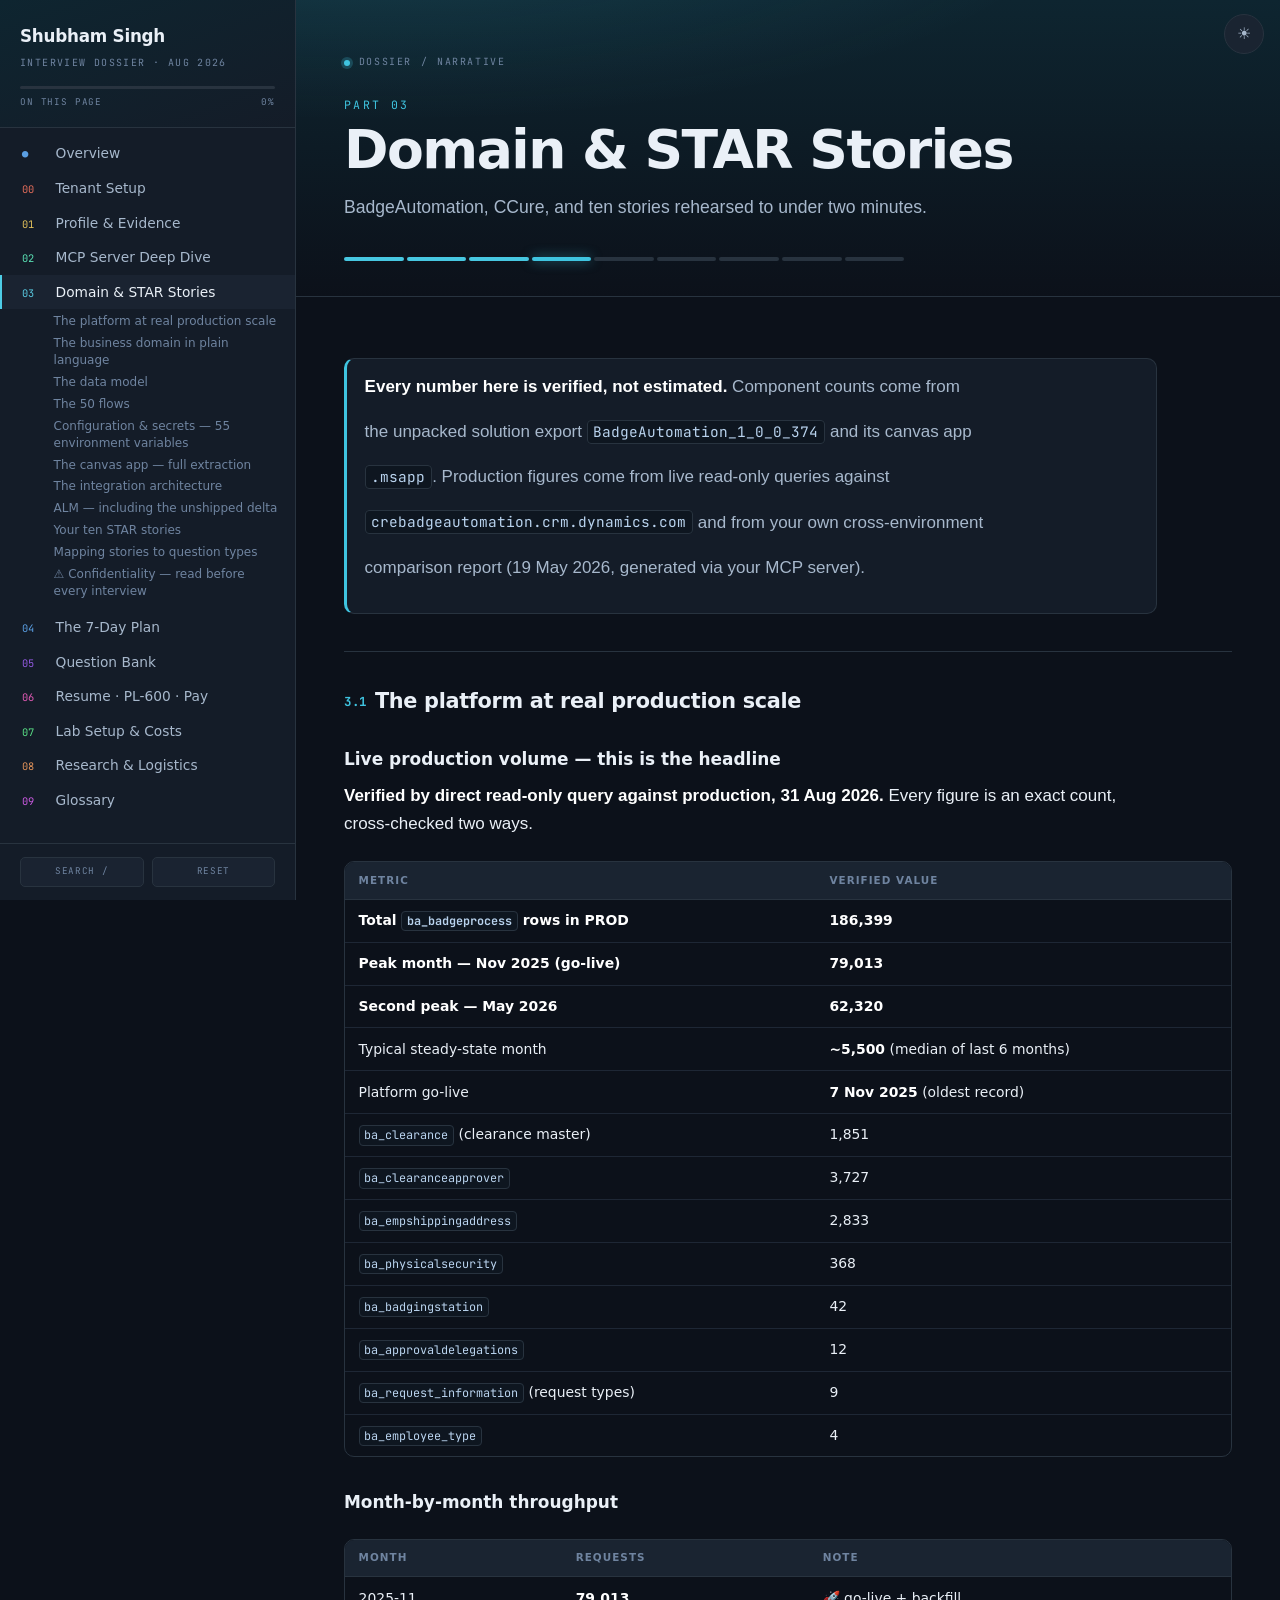
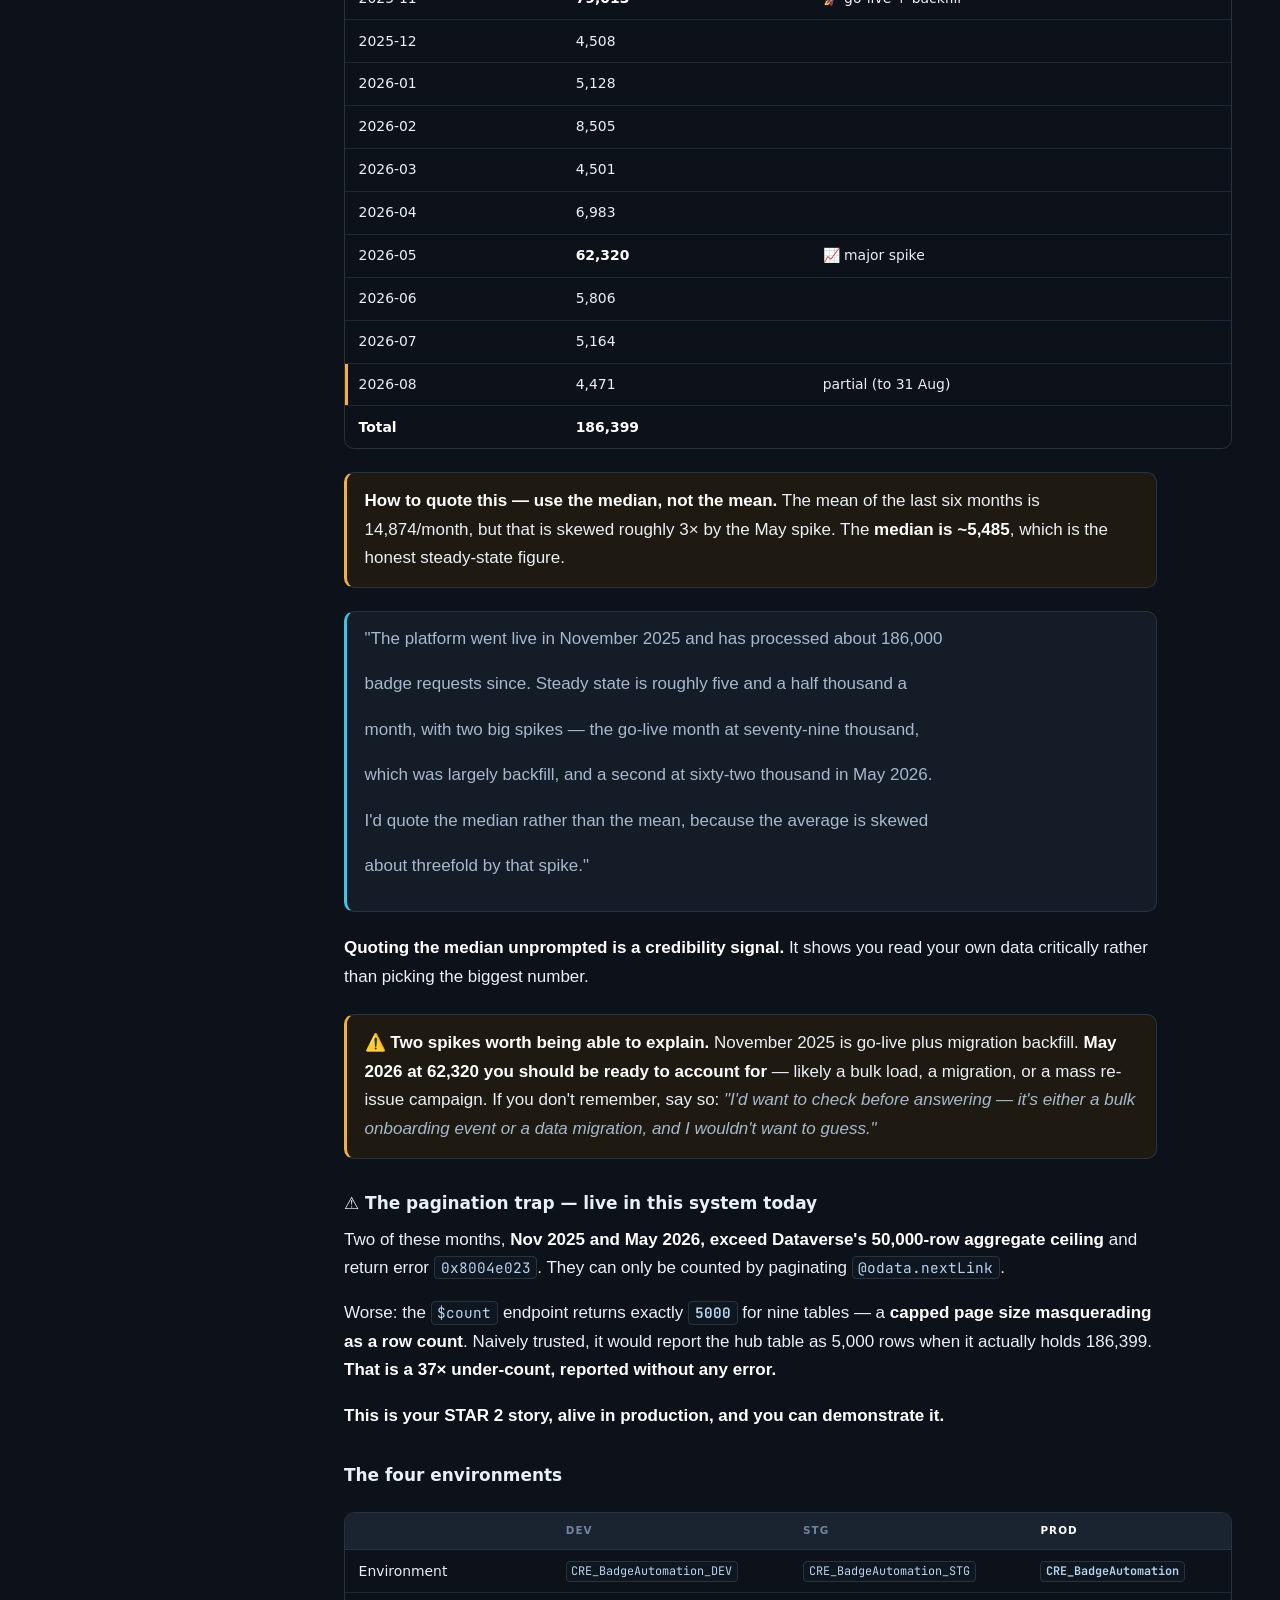
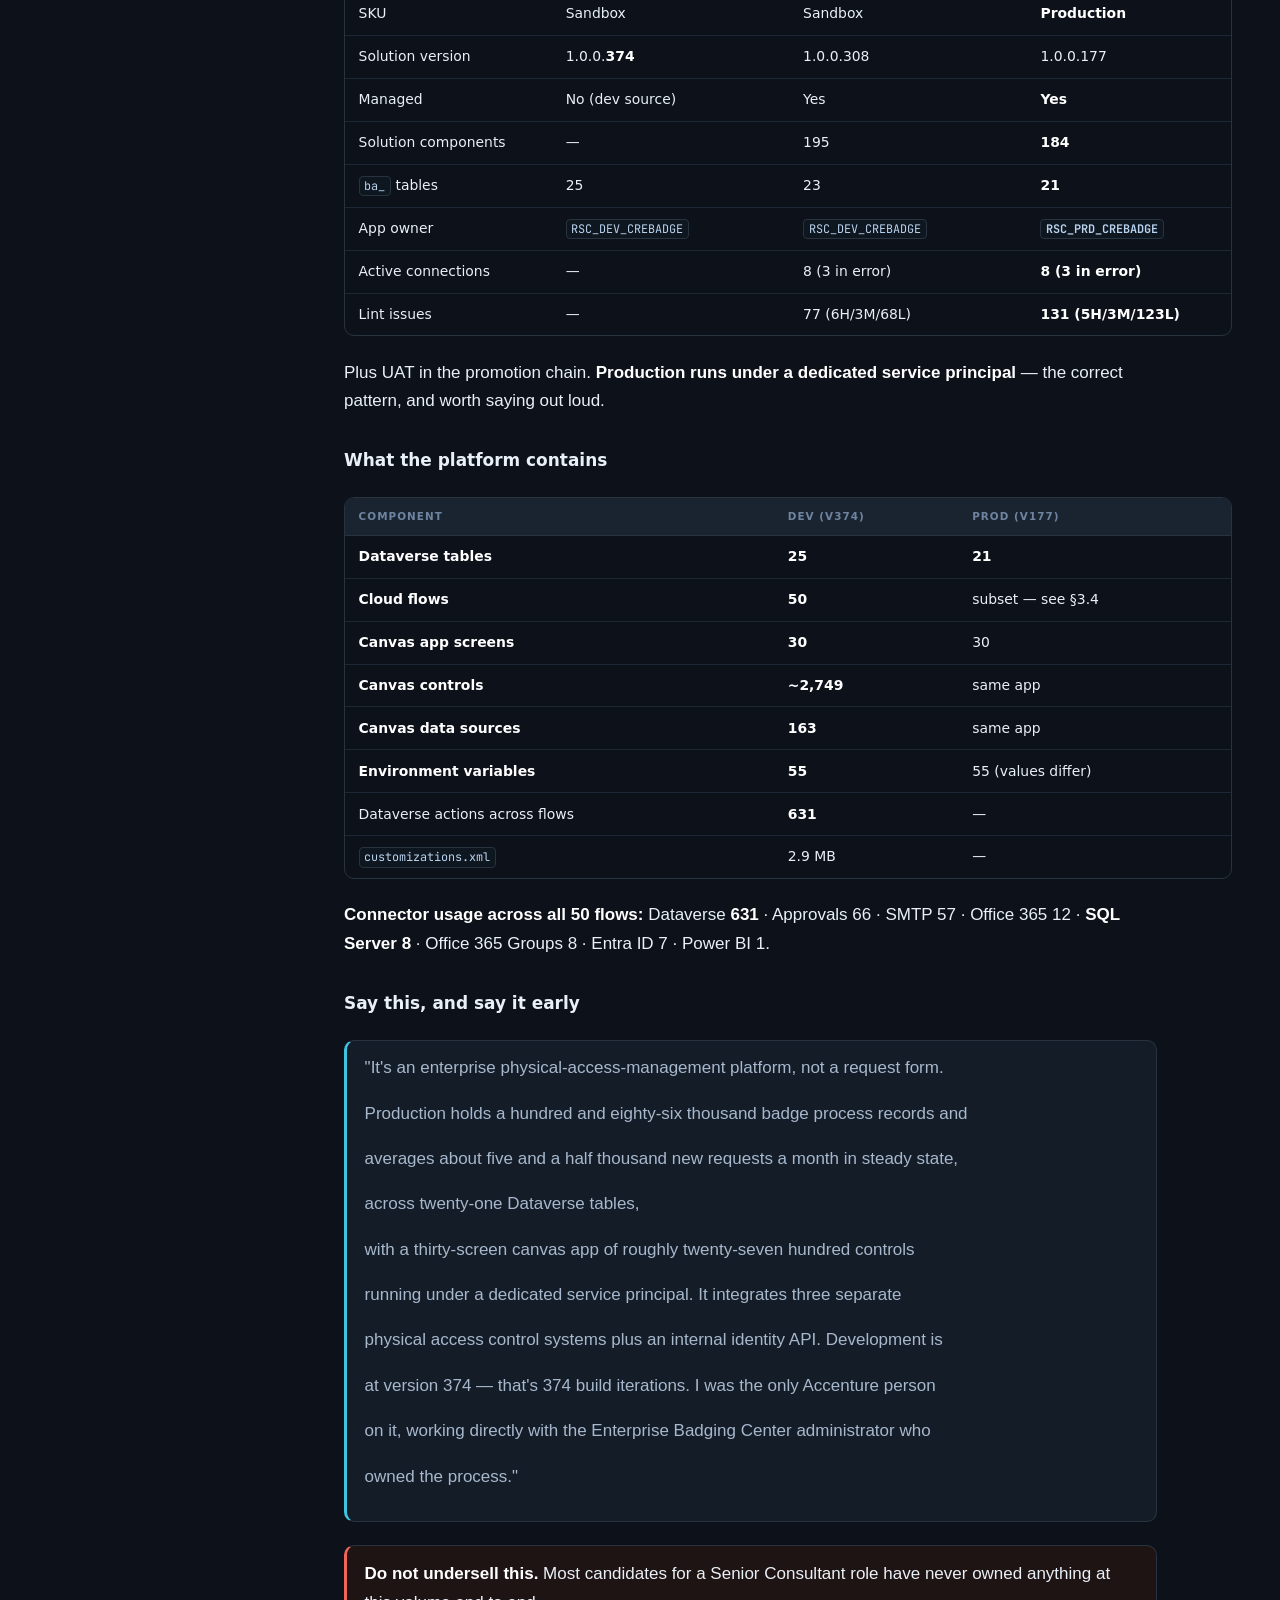
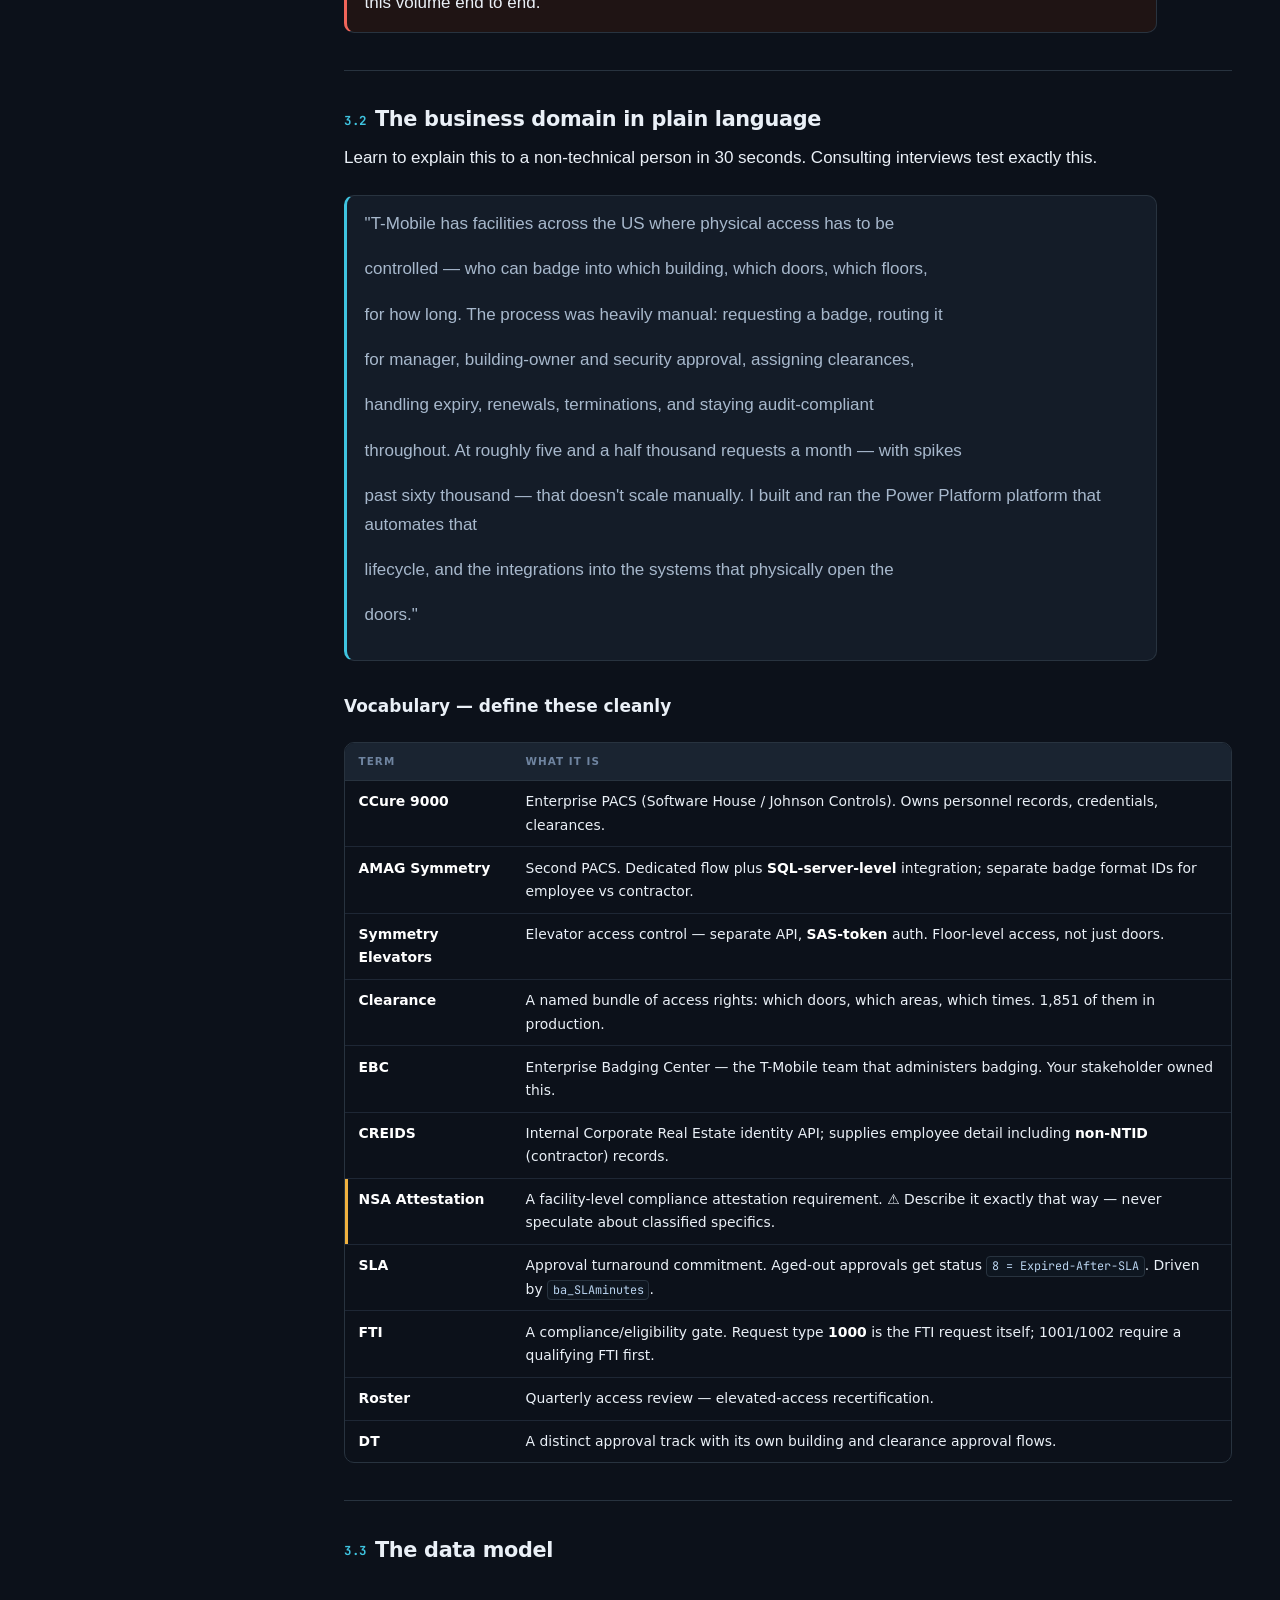
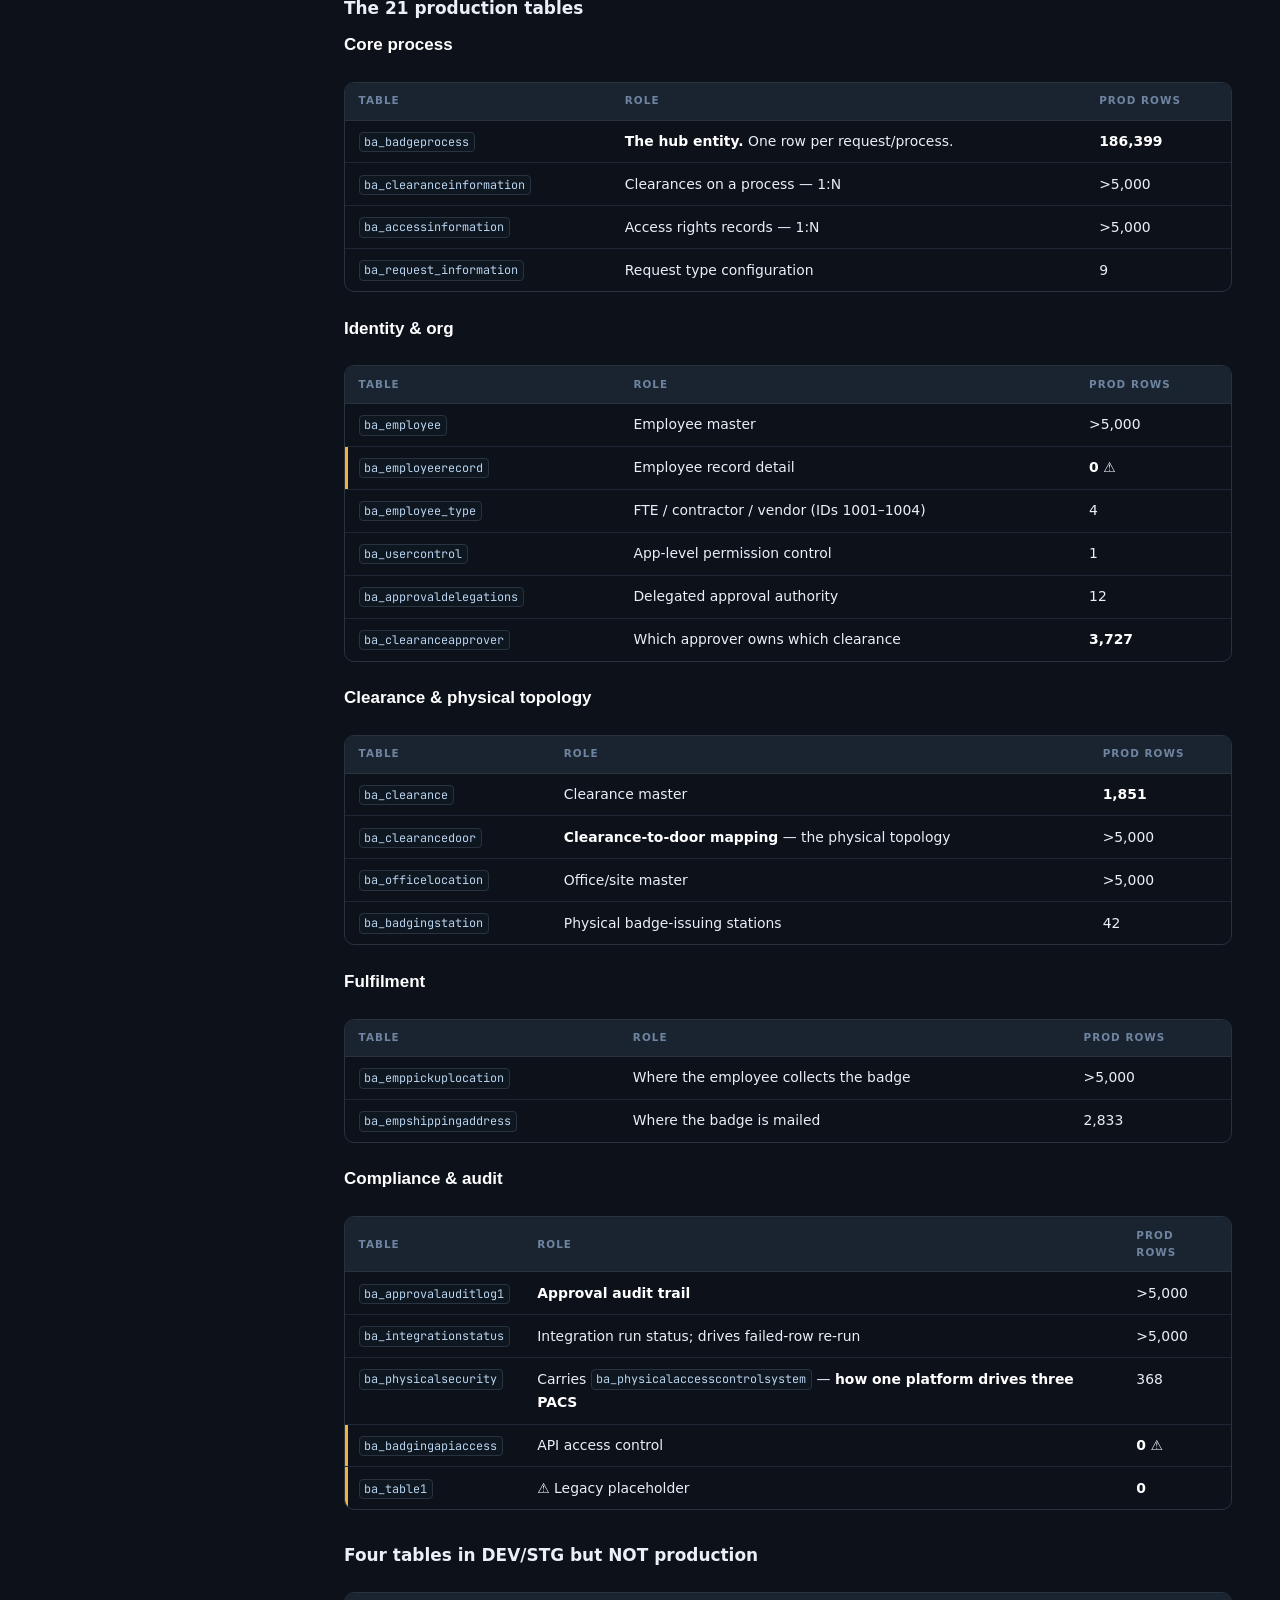
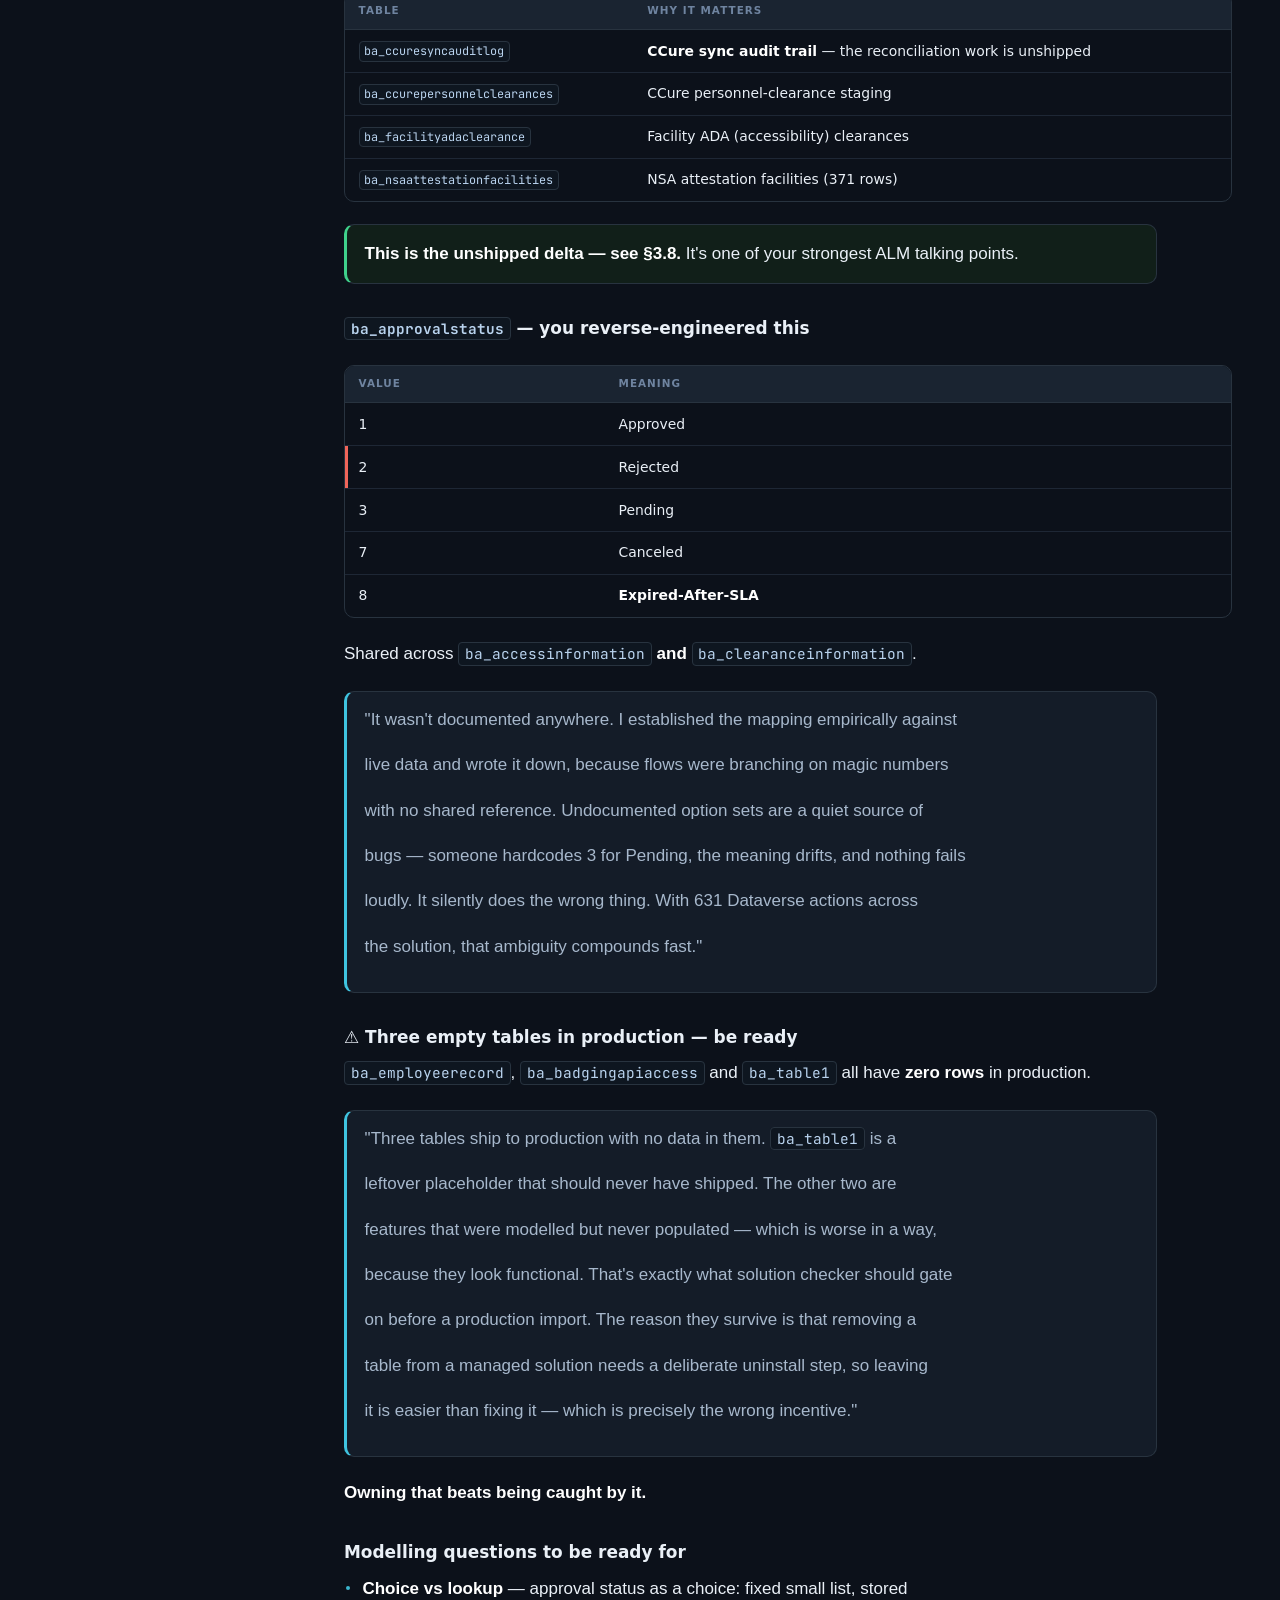
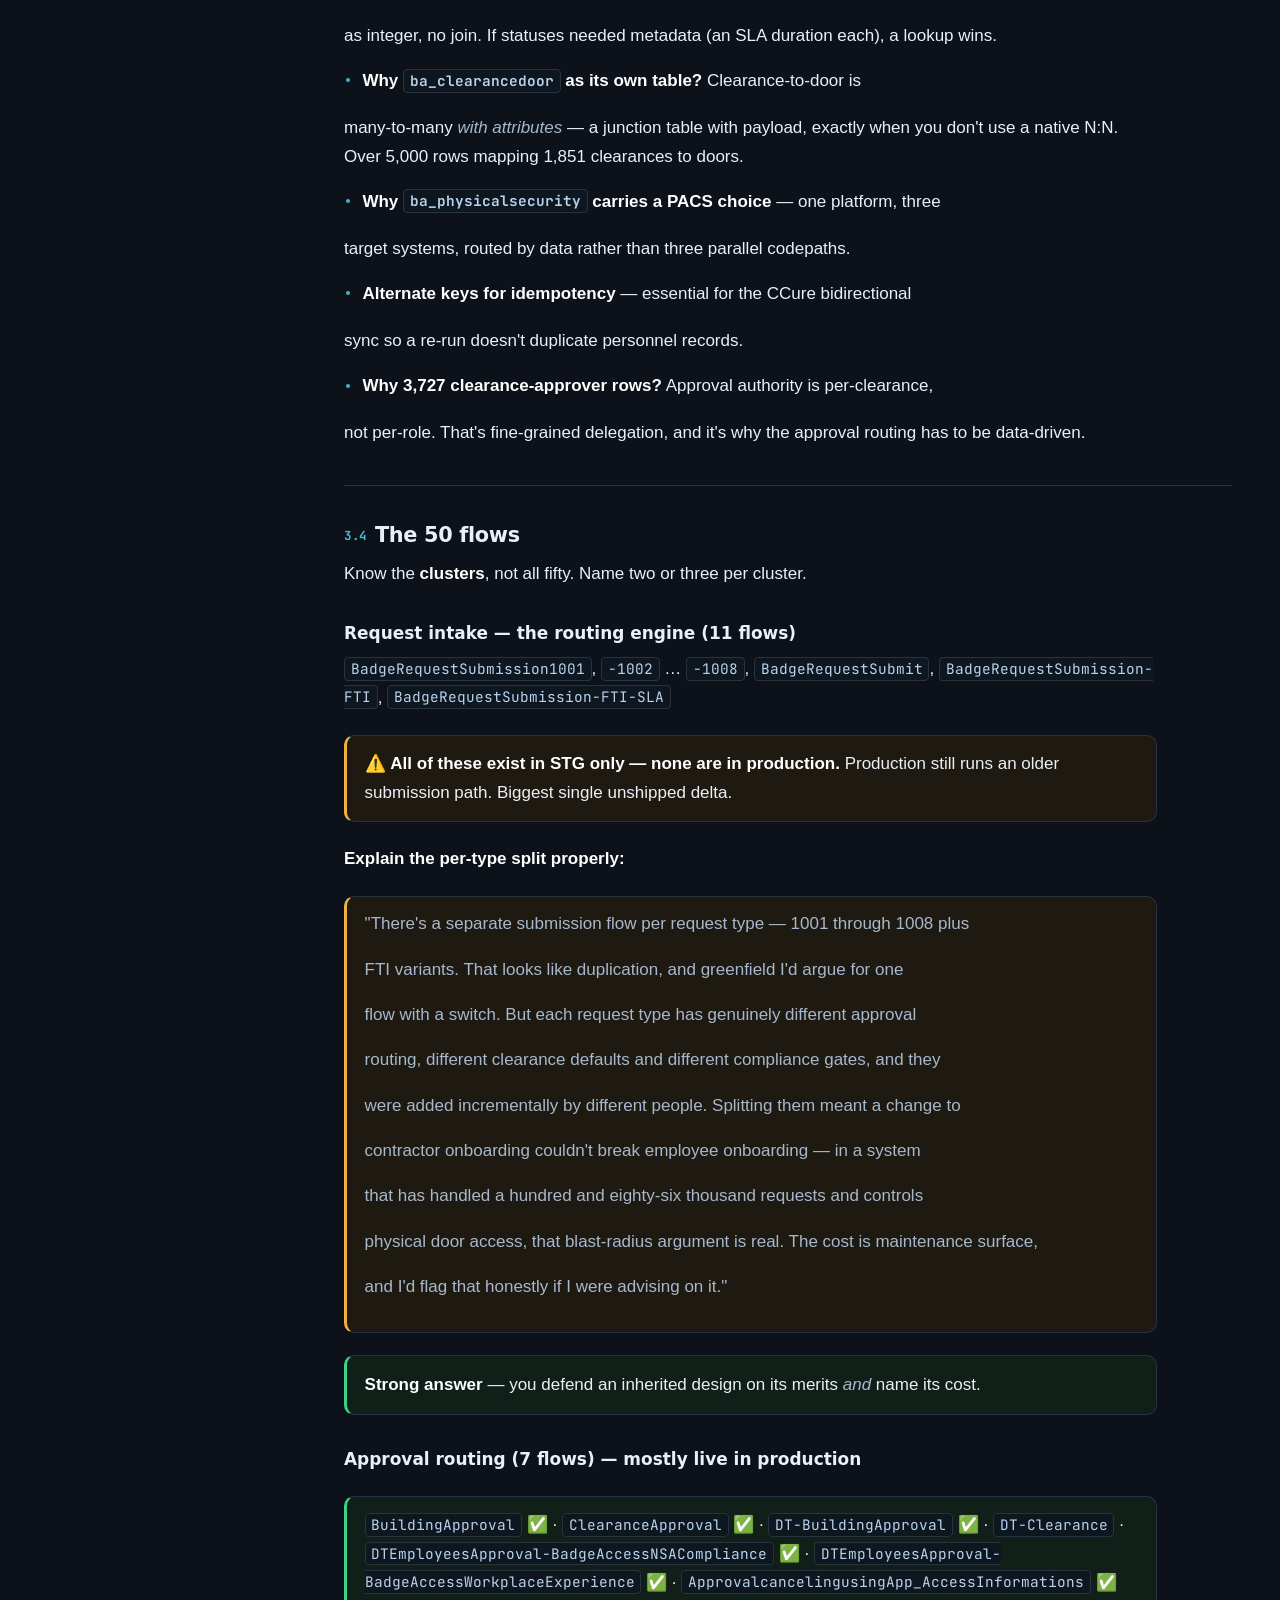
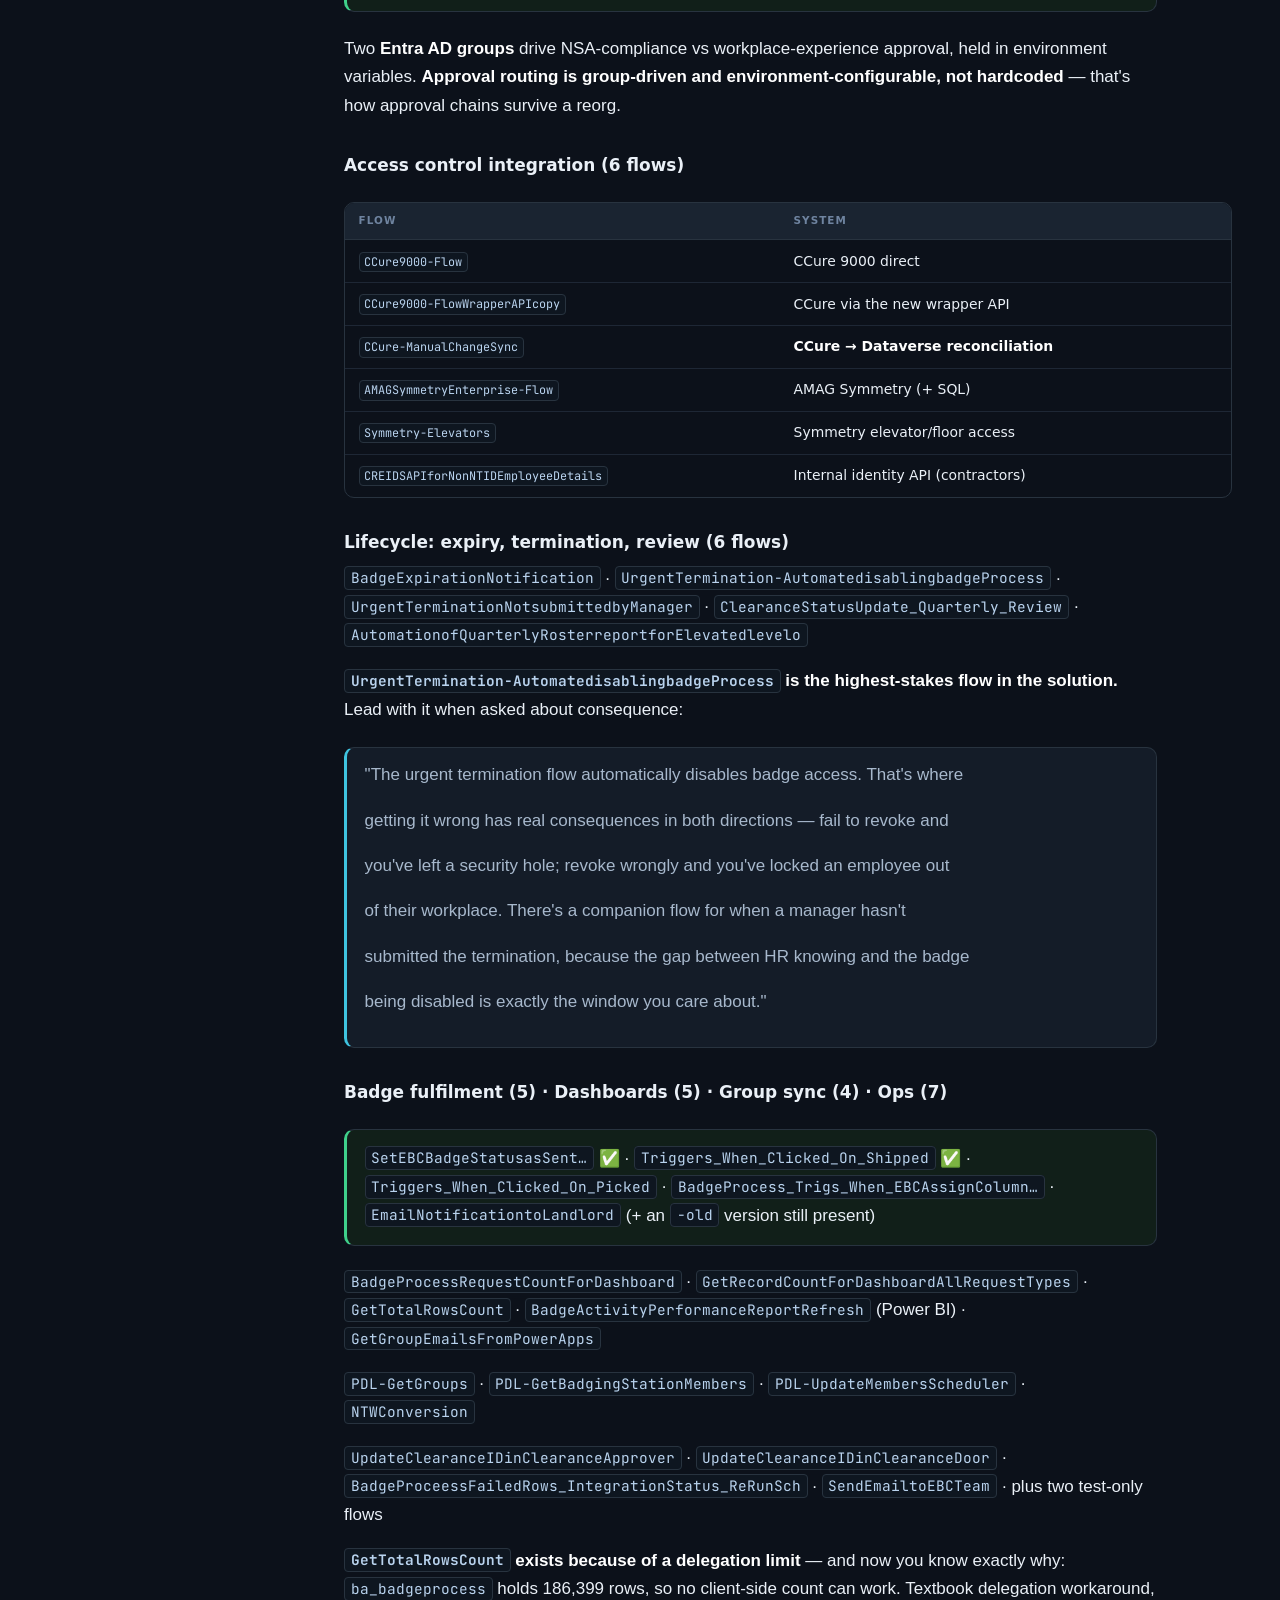
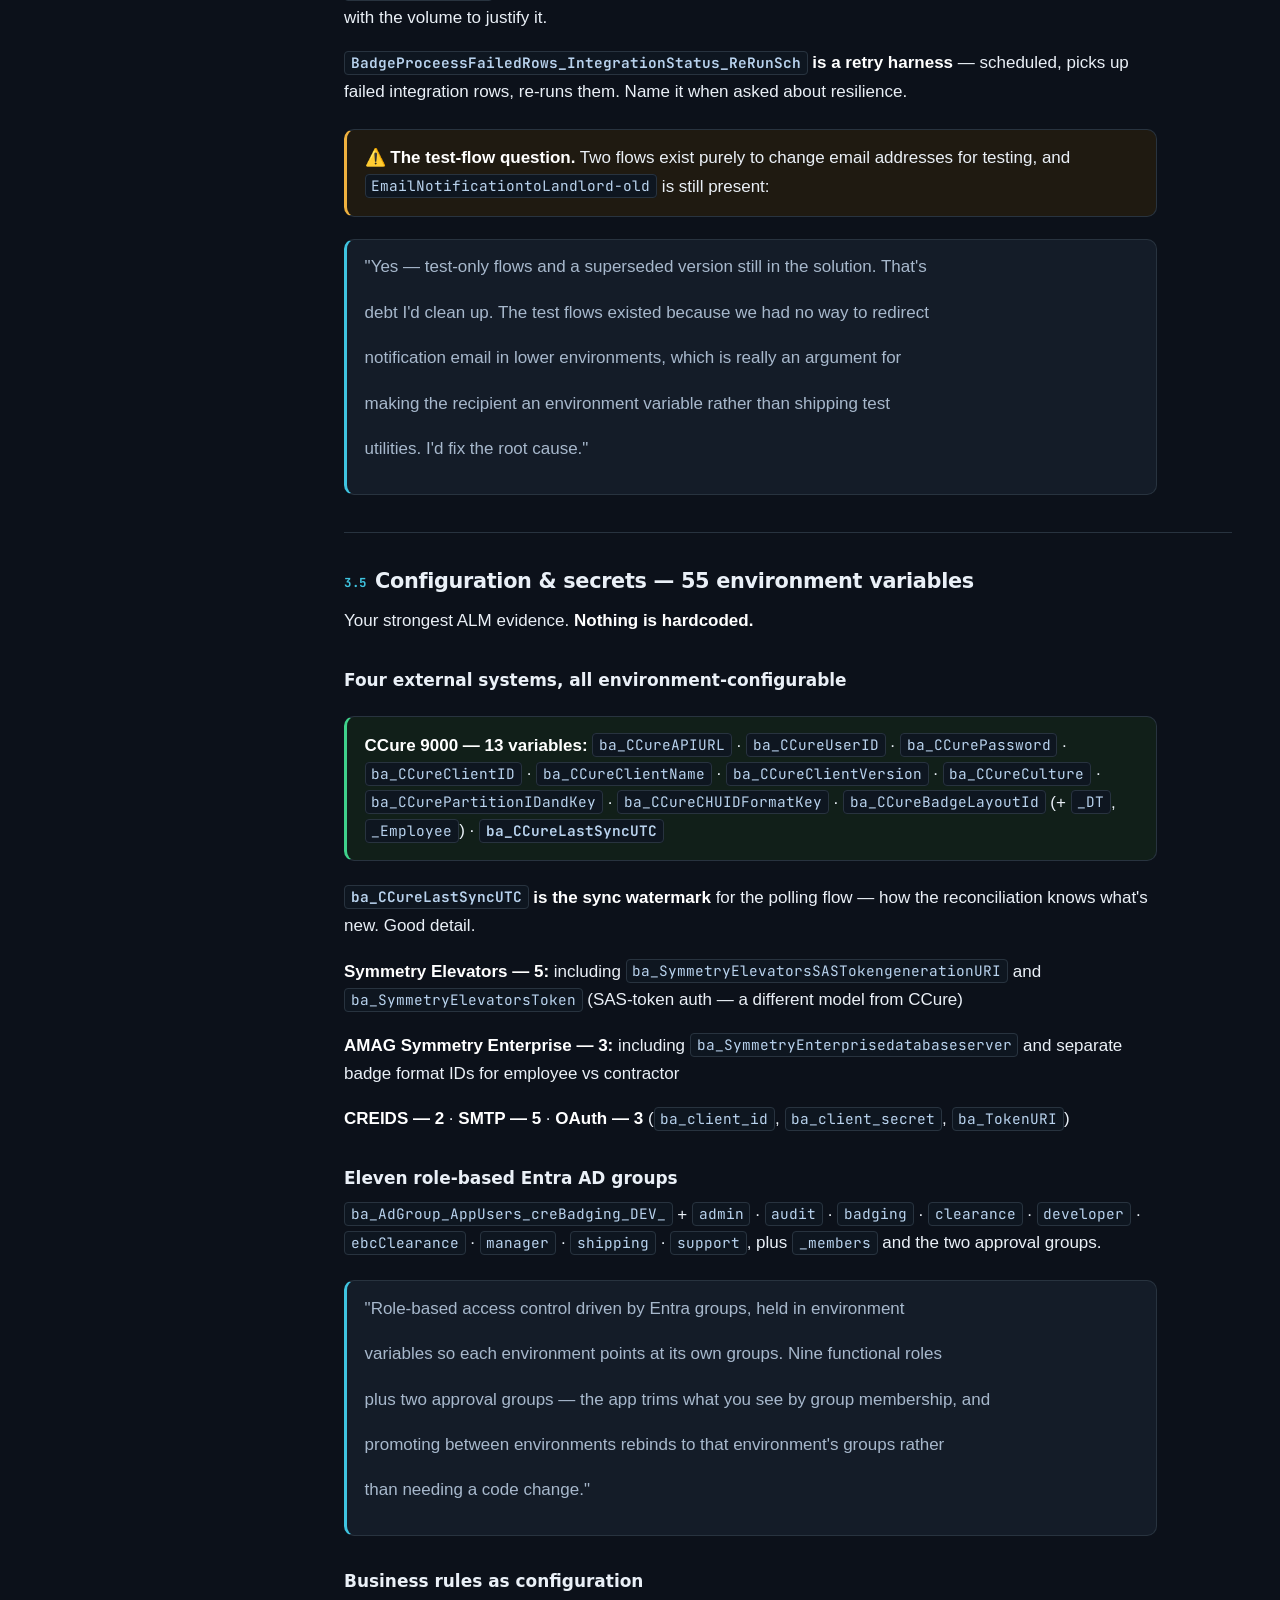
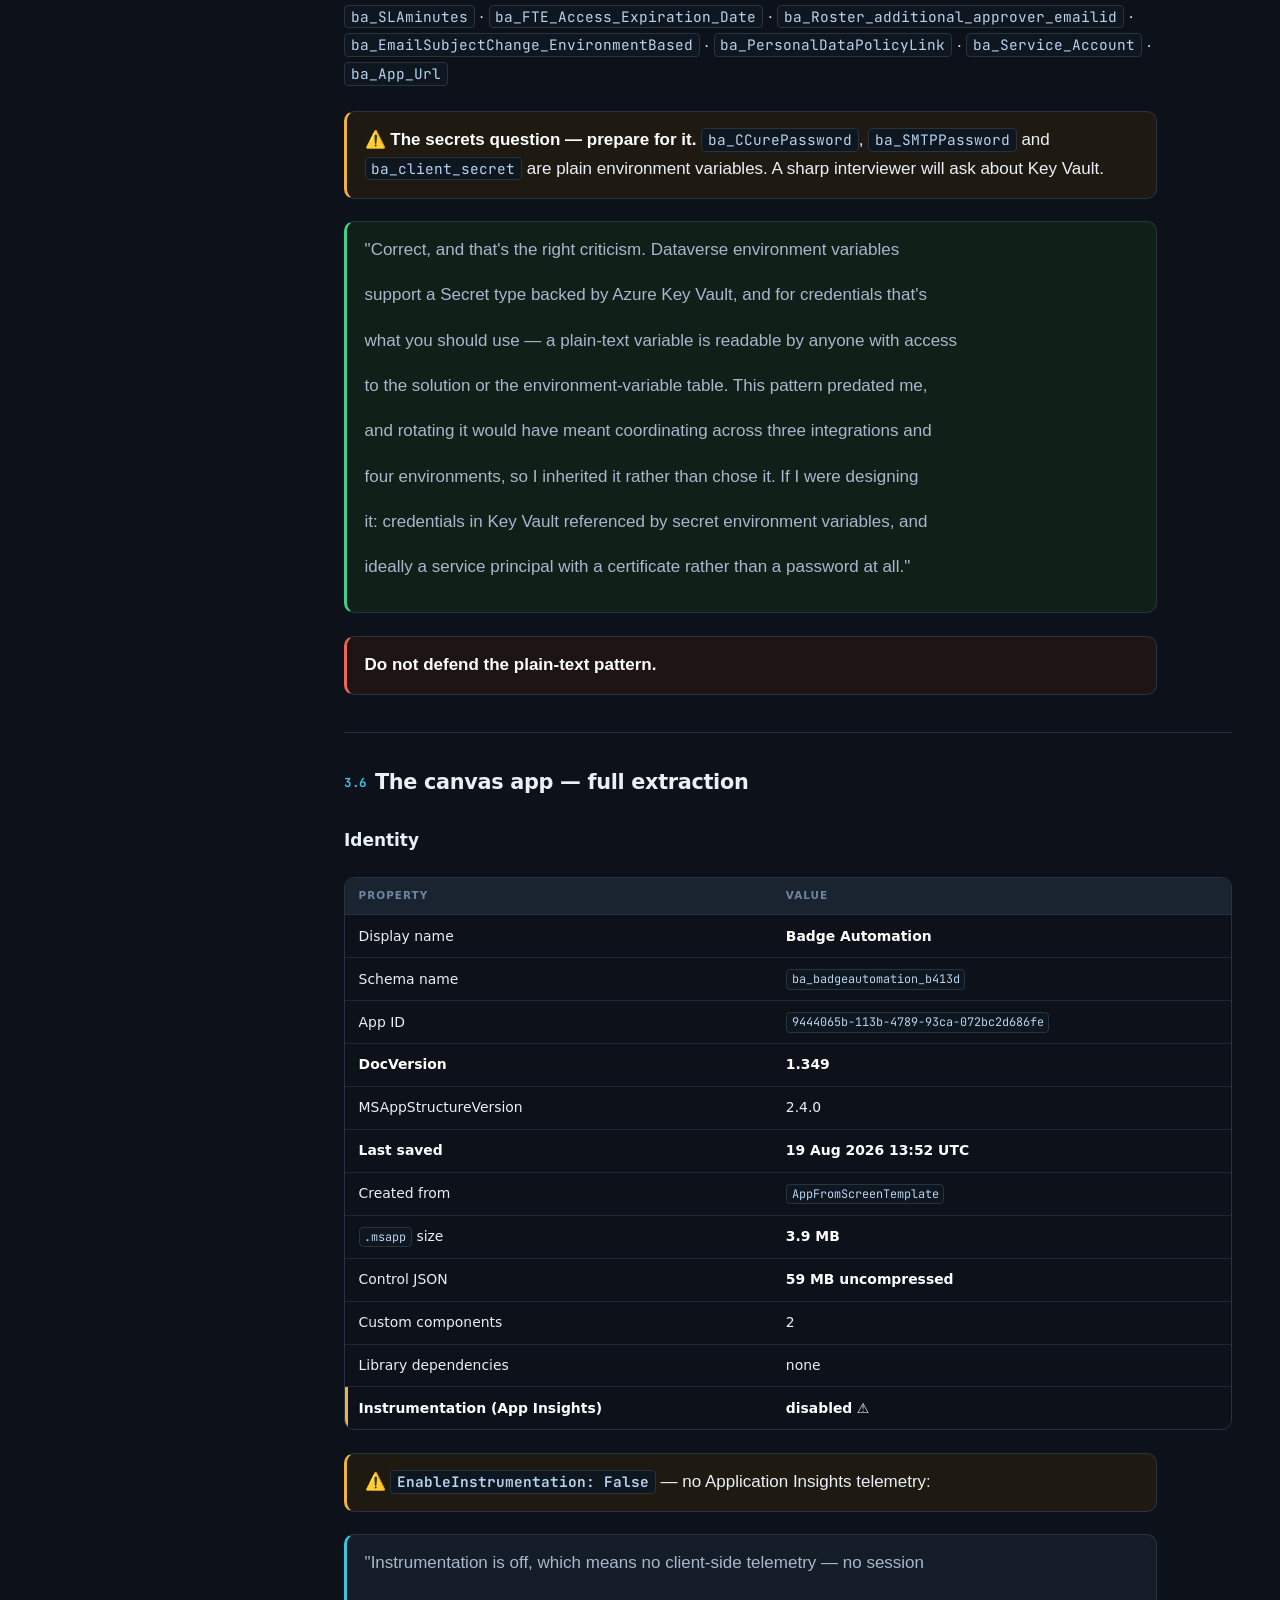
<file: stories.html>
﻿<!doctype html><html lang="en"><head>
<meta charset="utf-8"><meta name="viewport" content="width=device-width,initial-scale=1">
<title>Part 03 — Domain &amp; STAR Stories</title>
<link rel="preconnect" href="https://fonts.googleapis.com">
<link rel="preconnect" href="https://fonts.gstatic.com" crossorigin>
<link href="https://fonts.googleapis.com/css2?family=Chivo:wght@400;600;700;800&family=Source+Serif+4:ital,opsz,wght@0,8..60,400;0,8..60,600;1,8..60,400&family=JetBrains+Mono:wght@400;500&display=swap" rel="stylesheet">
<link rel="stylesheet" href="assets/site.css">
<style>:root{--acc:#3FC4E0;--tint:#0E2530;--h:190}</style>
</head><body data-page="stories">
<button id="burger" aria-label="Menu">&#9776;</button>
<aside id="rail">
 <div class="brand"><a href="index.html">
   <div class="who">Shubham Singh</div>
   <div class="role">Interview Dossier &middot; Aug 2026</div></a>
   <div class="pmeter"><div class="bar"><div class="fill"></div></div>
     <div class="lab"><span>ON THIS PAGE</span><span id="pct">0%</span></div></div>
 </div>
 <nav id="nav">
   <a class="np" href="index.html" style="--h:210"><span class="n">&#9679;</span>Overview</a>
   <a class="np" href="tenant-setup.html" style="--h:8"><span class="n">00</span>Tenant Setup</a><a class="np" href="profile.html" style="--h:45"><span class="n">01</span>Profile &amp; Evidence</a><a class="np" href="mcp-server.html" style="--h:160"><span class="n">02</span>MCP Server Deep Dive</a><a class="np on" href="stories.html" style="--h:190"><span class="n">03</span>Domain &amp; STAR Stories</a><ul class="subs"><li><a href="#3-1-the-platform-at-real-production-scale">The platform at real production scale</a></li><li><a href="#3-2-the-business-domain-in-plain-language">The business domain in plain language</a></li><li><a href="#3-3-the-data-model">The data model</a></li><li><a href="#3-4-the-50-flows">The 50 flows</a></li><li><a href="#3-5-configuration-secrets-55-environment-variables">Configuration &amp; secrets — 55 environment variables</a></li><li><a href="#3-6-the-canvas-app-full-extraction">The canvas app — full extraction</a></li><li><a href="#3-7-the-integration-architecture">The integration architecture</a></li><li><a href="#3-8-alm-including-the-unshipped-delta">ALM — including the unshipped delta</a></li><li><a href="#3-9-your-ten-star-stories">Your ten STAR stories</a></li><li><a href="#3-10-mapping-stories-to-question-types">Mapping stories to question types</a></li><li><a href="#3-11-confidentiality-read-before-every-interview">⚠️ Confidentiality — read before every interview</a></li></ul><a class="np" href="seven-day-plan.html" style="--h:210"><span class="n">04</span>The 7-Day Plan</a><a class="np" href="question-bank.html" style="--h:265"><span class="n">05</span>Question Bank</a><a class="np" href="resume-cert-pay.html" style="--h:320"><span class="n">06</span>Resume · PL-600 · Pay</a><a class="np" href="labs.html" style="--h:140"><span class="n">07</span>Lab Setup &amp; Costs</a><a class="np" href="logistics.html" style="--h:25"><span class="n">08</span>Research &amp; Logistics</a><a class="np" href="glossary.html" style="--h:290"><span class="n">09</span>Glossary</a>
 </nav>
 <div class="rfoot"><button id="sbtn">SEARCH /</button>
   <button id="resetc">RESET <span id="ccount"></span></button></div>
</aside>
<main><header class="phead"><div class="wrap">
 <div class="crumb"><span class="dot"></span><a href="index.html">Dossier</a>
   <span>/</span><span>Narrative</span></div>
 <span class="pnum">PART 03</span>
 <h1>Domain &amp; STAR Stories</h1><p class="bl">BadgeAutomation, CCure, and ten stories rehearsed to under two minutes.</p>
 <div class="strip" style="--sh:190"><i class="a"></i><i class="a"></i><i class="a"></i><i class="cur"></i><i class=""></i><i class=""></i><i class=""></i><i class=""></i><i class=""></i></div>
</div></header>
<div class="wrap"><div class="body"><blockquote class="q-plain"><p><strong>Every number here is verified, not estimated.</strong> Component counts come from</p><p>the unpacked solution export <code>BadgeAutomation_1_0_0_374</code> and its canvas app</p><p><code>.msapp</code>. Production figures come from live read-only queries against</p><p><code>crebadgeautomation.crm.dynamics.com</code> and from your own cross-environment</p><p>comparison report (19 May 2026, generated via your MCP server).</p></blockquote>
<hr>
<h3 id="3-1-the-platform-at-real-production-scale" class="h2"><span class="hnum">3.1</span>The platform at real production scale<a class="anchor" href="#3-1-the-platform-at-real-production-scale" aria-label="Link to section">#</a></h3>
<h4 id="live-production-volume-this-is-the-headline" class="h3">Live production volume — this is the headline<a class="anchor" href="#live-production-volume-this-is-the-headline" aria-label="Link to section">#</a></h4>
<p><strong>Verified by direct read-only query against production, 31 Aug 2026.</strong> Every figure is an exact count, cross-checked two ways.</p>
<div class="tw"><table>
<thead><tr><th>Metric</th><th>Verified value</th></tr></thead>
<tbody>
<tr><td><strong>Total <code>ba_badgeprocess</code> rows in PROD</strong></td><td><strong>186,399</strong></td></tr>
<tr><td><strong>Peak month — Nov 2025 (go-live)</strong></td><td><strong>79,013</strong></td></tr>
<tr><td><strong>Second peak — May 2026</strong></td><td><strong>62,320</strong></td></tr>
<tr><td>Typical steady-state month</td><td><strong>~5,500</strong> (median of last 6 months)</td></tr>
<tr><td>Platform go-live</td><td><strong>7 Nov 2025</strong> (oldest record)</td></tr>
<tr><td><code>ba_clearance</code> (clearance master)</td><td>1,851</td></tr>
<tr><td><code>ba_clearanceapprover</code></td><td>3,727</td></tr>
<tr><td><code>ba_empshippingaddress</code></td><td>2,833</td></tr>
<tr><td><code>ba_physicalsecurity</code></td><td>368</td></tr>
<tr><td><code>ba_badgingstation</code></td><td>42</td></tr>
<tr><td><code>ba_approvaldelegations</code></td><td>12</td></tr>
<tr><td><code>ba_request_information</code> (request types)</td><td>9</td></tr>
<tr><td><code>ba_employee_type</code></td><td>4</td></tr>
</tbody></table></div>
<h4 id="month-by-month-throughput" class="h3">Month-by-month throughput<a class="anchor" href="#month-by-month-throughput" aria-label="Link to section">#</a></h4>
<div class="tw"><table>
<thead><tr><th>Month</th><th>Requests</th><th>Note</th></tr></thead>
<tbody>
<tr><td>2025-11</td><td><strong>79,013</strong></td><td>🚀 go-live + backfill</td></tr>
<tr><td>2025-12</td><td>4,508</td><td></td></tr>
<tr><td>2026-01</td><td>5,128</td><td></td></tr>
<tr><td>2026-02</td><td>8,505</td><td></td></tr>
<tr><td>2026-03</td><td>4,501</td><td></td></tr>
<tr><td>2026-04</td><td>6,983</td><td></td></tr>
<tr><td>2026-05</td><td><strong>62,320</strong></td><td>📈 major spike</td></tr>
<tr><td>2026-06</td><td>5,806</td><td></td></tr>
<tr><td>2026-07</td><td>5,164</td><td></td></tr>
<tr class="r-warn"><td>2026-08</td><td>4,471</td><td>partial (to 31 Aug)</td></tr>
<tr><td><strong>Total</strong></td><td><strong>186,399</strong></td><td></td></tr>
</tbody></table></div>
<div class="callout c-warn"><strong>How to quote this — use the median, not the mean.</strong> The mean of the last six months is 14,874/month, but that is skewed roughly 3× by the May spike. The <strong>median is ~5,485</strong>, which is the honest steady-state figure.</div>
<blockquote class="q-plain"><p>"The platform went live in November 2025 and has processed about 186,000</p><p>badge requests since. Steady state is roughly five and a half thousand a</p><p>month, with two big spikes — the go-live month at seventy-nine thousand,</p><p>which was largely backfill, and a second at sixty-two thousand in May 2026.</p><p>I'd quote the median rather than the mean, because the average is skewed</p><p>about threefold by that spike."</p></blockquote>
<p><strong>Quoting the median unprompted is a credibility signal.</strong> It shows you read your own data critically rather than picking the biggest number.</p>
<div class="callout c-warn">⚠️ <strong>Two spikes worth being able to explain.</strong> November 2025 is go-live plus migration backfill. <strong>May 2026 at 62,320 you should be ready to account for</strong> — likely a bulk load, a migration, or a mass re-issue campaign. If you don't remember, say so: <em>"I'd want to check before answering — it's either a bulk onboarding event or a data migration, and I wouldn't want to guess."</em></div>
<h4 id="the-pagination-trap-live-in-this-system-today" class="h3">⚠️ The pagination trap — live in this system today<a class="anchor" href="#the-pagination-trap-live-in-this-system-today" aria-label="Link to section">#</a></h4>
<p>Two of these months, <strong>Nov 2025 and May 2026, exceed Dataverse's 50,000-row aggregate ceiling</strong> and return error <code>0x8004e023</code>. They can only be counted by paginating <code>@odata.nextLink</code>.</p>
<p>Worse: the <code>$count</code> endpoint returns exactly <strong><code>5000</code></strong> for nine tables — a <strong>capped page size masquerading as a row count</strong>. Naively trusted, it would report the hub table as 5,000 rows when it actually holds 186,399. <strong>That is a 37× under-count, reported without any error.</strong></p>
<p><strong>This is your STAR 2 story, alive in production, and you can demonstrate it.</strong></p>
<h4 id="the-four-environments" class="h3">The four environments<a class="anchor" href="#the-four-environments" aria-label="Link to section">#</a></h4>
<div class="tw"><table>
<thead><tr><th></th><th>DEV</th><th>STG</th><th><strong>PROD</strong></th></tr></thead>
<tbody>
<tr><td>Environment</td><td><code>CRE_BadgeAutomation_DEV</code></td><td><code>CRE_BadgeAutomation_STG</code></td><td><strong><code>CRE_BadgeAutomation</code></strong></td></tr>
<tr><td>SKU</td><td>Sandbox</td><td>Sandbox</td><td><strong>Production</strong></td></tr>
<tr><td>Solution version</td><td>1.0.0.<strong>374</strong></td><td>1.0.0.308</td><td>1.0.0.177</td></tr>
<tr><td>Managed</td><td>No (dev source)</td><td>Yes</td><td><strong>Yes</strong></td></tr>
<tr><td>Solution components</td><td>—</td><td>195</td><td><strong>184</strong></td></tr>
<tr><td><code>ba_</code> tables</td><td>25</td><td>23</td><td><strong>21</strong></td></tr>
<tr><td>App owner</td><td><code>RSC_DEV_CREBADGE</code></td><td><code>RSC_DEV_CREBADGE</code></td><td><strong><code>RSC_PRD_CREBADGE</code></strong></td></tr>
<tr><td>Active connections</td><td>—</td><td>8 (3 in error)</td><td><strong>8 (3 in error)</strong></td></tr>
<tr><td>Lint issues</td><td>—</td><td>77 (6H/3M/68L)</td><td><strong>131 (5H/3M/123L)</strong></td></tr>
</tbody></table></div>
<p>Plus UAT in the promotion chain. <strong>Production runs under a dedicated service principal</strong> — the correct pattern, and worth saying out loud.</p>
<h4 id="what-the-platform-contains" class="h3">What the platform contains<a class="anchor" href="#what-the-platform-contains" aria-label="Link to section">#</a></h4>
<div class="tw"><table>
<thead><tr><th>Component</th><th>DEV (v374)</th><th>PROD (v177)</th></tr></thead>
<tbody>
<tr><td><strong>Dataverse tables</strong></td><td><strong>25</strong></td><td><strong>21</strong></td></tr>
<tr><td><strong>Cloud flows</strong></td><td><strong>50</strong></td><td>subset — see §3.4</td></tr>
<tr><td><strong>Canvas app screens</strong></td><td><strong>30</strong></td><td>30</td></tr>
<tr><td><strong>Canvas controls</strong></td><td><strong>~2,749</strong></td><td>same app</td></tr>
<tr><td><strong>Canvas data sources</strong></td><td><strong>163</strong></td><td>same app</td></tr>
<tr><td><strong>Environment variables</strong></td><td><strong>55</strong></td><td>55 (values differ)</td></tr>
<tr><td>Dataverse actions across flows</td><td><strong>631</strong></td><td>—</td></tr>
<tr><td><code>customizations.xml</code></td><td>2.9 MB</td><td>—</td></tr>
</tbody></table></div>
<p><strong>Connector usage across all 50 flows:</strong> Dataverse <strong>631</strong> · Approvals 66 · SMTP 57 · Office 365 12 · <strong>SQL Server 8</strong> · Office 365 Groups 8 · Entra ID 7 · Power BI 1.</p>
<h4 id="say-this-and-say-it-early" class="h3">Say this, and say it early<a class="anchor" href="#say-this-and-say-it-early" aria-label="Link to section">#</a></h4>
<blockquote class="q-plain"><p>"It's an enterprise physical-access-management platform, not a request form.</p><p>Production holds a hundred and eighty-six thousand badge process records and</p><p>averages about five and a half thousand new requests a month in steady state,</p><p>across twenty-one Dataverse tables,</p><p>with a thirty-screen canvas app of roughly twenty-seven hundred controls</p><p>running under a dedicated service principal. It integrates three separate</p><p>physical access control systems plus an internal identity API. Development is</p><p>at version 374 — that's 374 build iterations. I was the only Accenture person</p><p>on it, working directly with the Enterprise Badging Center administrator who</p><p>owned the process."</p></blockquote>
<div class="callout c-deny"><strong>Do not undersell this.</strong> Most candidates for a Senior Consultant role have never owned anything at this volume end to end.</div>
<hr>
<h3 id="3-2-the-business-domain-in-plain-language" class="h2"><span class="hnum">3.2</span>The business domain in plain language<a class="anchor" href="#3-2-the-business-domain-in-plain-language" aria-label="Link to section">#</a></h3>
<p>Learn to explain this to a non-technical person in 30 seconds. Consulting interviews test exactly this.</p>
<blockquote class="q-plain"><p>"T-Mobile has facilities across the US where physical access has to be</p><p>controlled — who can badge into which building, which doors, which floors,</p><p>for how long. The process was heavily manual: requesting a badge, routing it</p><p>for manager, building-owner and security approval, assigning clearances,</p><p>handling expiry, renewals, terminations, and staying audit-compliant</p><p>throughout. At roughly five and a half thousand requests a month — with spikes</p><p>past sixty thousand — that doesn't scale manually. I built and ran the Power Platform platform that automates that</p><p>lifecycle, and the integrations into the systems that physically open the</p><p>doors."</p></blockquote>
<h4 id="vocabulary-define-these-cleanly" class="h3">Vocabulary — define these cleanly<a class="anchor" href="#vocabulary-define-these-cleanly" aria-label="Link to section">#</a></h4>
<div class="tw"><table>
<thead><tr><th>Term</th><th>What it is</th></tr></thead>
<tbody>
<tr><td><strong>CCure 9000</strong></td><td>Enterprise PACS (Software House / Johnson Controls). Owns personnel records, credentials, clearances.</td></tr>
<tr><td><strong>AMAG Symmetry</strong></td><td>Second PACS. Dedicated flow plus <strong>SQL-server-level</strong> integration; separate badge format IDs for employee vs contractor.</td></tr>
<tr><td><strong>Symmetry Elevators</strong></td><td>Elevator access control — separate API, <strong>SAS-token</strong> auth. Floor-level access, not just doors.</td></tr>
<tr><td><strong>Clearance</strong></td><td>A named bundle of access rights: which doors, which areas, which times. 1,851 of them in production.</td></tr>
<tr><td><strong>EBC</strong></td><td>Enterprise Badging Center — the T-Mobile team that administers badging. Your stakeholder owned this.</td></tr>
<tr><td><strong>CREIDS</strong></td><td>Internal Corporate Real Estate identity API; supplies employee detail including <strong>non-NTID</strong> (contractor) records.</td></tr>
<tr class="r-warn"><td><strong>NSA Attestation</strong></td><td>A facility-level compliance attestation requirement. ⚠️ Describe it exactly that way — never speculate about classified specifics.</td></tr>
<tr><td><strong>SLA</strong></td><td>Approval turnaround commitment. Aged-out approvals get status <code>8 = Expired-After-SLA</code>. Driven by <code>ba_SLAminutes</code>.</td></tr>
<tr><td><strong>FTI</strong></td><td>A compliance/eligibility gate. Request type <strong>1000</strong> is the FTI request itself; 1001/1002 require a qualifying FTI first.</td></tr>
<tr><td><strong>Roster</strong></td><td>Quarterly access review — elevated-access recertification.</td></tr>
<tr><td><strong>DT</strong></td><td>A distinct approval track with its own building and clearance approval flows.</td></tr>
</tbody></table></div>
<hr>
<h3 id="3-3-the-data-model" class="h2"><span class="hnum">3.3</span>The data model<a class="anchor" href="#3-3-the-data-model" aria-label="Link to section">#</a></h3>
<h4 id="the-21-production-tables" class="h3">The 21 production tables<a class="anchor" href="#the-21-production-tables" aria-label="Link to section">#</a></h4>
<p><strong>Core process</strong></p>
<div class="tw"><table>
<thead><tr><th>Table</th><th>Role</th><th>PROD rows</th></tr></thead>
<tbody>
<tr><td><code>ba_badgeprocess</code></td><td><strong>The hub entity.</strong> One row per request/process.</td><td><strong>186,399</strong></td></tr>
<tr><td><code>ba_clearanceinformation</code></td><td>Clearances on a process — 1:N</td><td>&gt;5,000</td></tr>
<tr><td><code>ba_accessinformation</code></td><td>Access rights records — 1:N</td><td>&gt;5,000</td></tr>
<tr><td><code>ba_request_information</code></td><td>Request type configuration</td><td>9</td></tr>
</tbody></table></div>
<p><strong>Identity &amp; org</strong></p>
<div class="tw"><table>
<thead><tr><th>Table</th><th>Role</th><th>PROD rows</th></tr></thead>
<tbody>
<tr><td><code>ba_employee</code></td><td>Employee master</td><td>&gt;5,000</td></tr>
<tr class="r-warn"><td><code>ba_employeerecord</code></td><td>Employee record detail</td><td><strong>0</strong> ⚠️</td></tr>
<tr><td><code>ba_employee_type</code></td><td>FTE / contractor / vendor (IDs 1001–1004)</td><td>4</td></tr>
<tr><td><code>ba_usercontrol</code></td><td>App-level permission control</td><td>1</td></tr>
<tr><td><code>ba_approvaldelegations</code></td><td>Delegated approval authority</td><td>12</td></tr>
<tr><td><code>ba_clearanceapprover</code></td><td>Which approver owns which clearance</td><td><strong>3,727</strong></td></tr>
</tbody></table></div>
<p><strong>Clearance &amp; physical topology</strong></p>
<div class="tw"><table>
<thead><tr><th>Table</th><th>Role</th><th>PROD rows</th></tr></thead>
<tbody>
<tr><td><code>ba_clearance</code></td><td>Clearance master</td><td><strong>1,851</strong></td></tr>
<tr><td><code>ba_clearancedoor</code></td><td><strong>Clearance-to-door mapping</strong> — the physical topology</td><td>&gt;5,000</td></tr>
<tr><td><code>ba_officelocation</code></td><td>Office/site master</td><td>&gt;5,000</td></tr>
<tr><td><code>ba_badgingstation</code></td><td>Physical badge-issuing stations</td><td>42</td></tr>
</tbody></table></div>
<p><strong>Fulfilment</strong></p>
<div class="tw"><table>
<thead><tr><th>Table</th><th>Role</th><th>PROD rows</th></tr></thead>
<tbody>
<tr><td><code>ba_emppickuplocation</code></td><td>Where the employee collects the badge</td><td>&gt;5,000</td></tr>
<tr><td><code>ba_empshippingaddress</code></td><td>Where the badge is mailed</td><td>2,833</td></tr>
</tbody></table></div>
<p><strong>Compliance &amp; audit</strong></p>
<div class="tw"><table>
<thead><tr><th>Table</th><th>Role</th><th>PROD rows</th></tr></thead>
<tbody>
<tr><td><code>ba_approvalauditlog1</code></td><td><strong>Approval audit trail</strong></td><td>&gt;5,000</td></tr>
<tr><td><code>ba_integrationstatus</code></td><td>Integration run status; drives failed-row re-run</td><td>&gt;5,000</td></tr>
<tr><td><code>ba_physicalsecurity</code></td><td>Carries <code>ba_physicalaccesscontrolsystem</code> — <strong>how one platform drives three PACS</strong></td><td>368</td></tr>
<tr class="r-warn"><td><code>ba_badgingapiaccess</code></td><td>API access control</td><td><strong>0</strong> ⚠️</td></tr>
<tr class="r-warn"><td><code>ba_table1</code></td><td>⚠️ Legacy placeholder</td><td><strong>0</strong></td></tr>
</tbody></table></div>
<h4 id="four-tables-in-dev-stg-but-not-production" class="h3">Four tables in DEV/STG but NOT production<a class="anchor" href="#four-tables-in-dev-stg-but-not-production" aria-label="Link to section">#</a></h4>
<div class="tw"><table>
<thead><tr><th>Table</th><th>Why it matters</th></tr></thead>
<tbody>
<tr><td><code>ba_ccuresyncauditlog</code></td><td><strong>CCure sync audit trail</strong> — the reconciliation work is unshipped</td></tr>
<tr><td><code>ba_ccurepersonnelclearances</code></td><td>CCure personnel-clearance staging</td></tr>
<tr><td><code>ba_facilityadaclearance</code></td><td>Facility ADA (accessibility) clearances</td></tr>
<tr><td><code>ba_nsaattestationfacilities</code></td><td>NSA attestation facilities (371 rows)</td></tr>
</tbody></table></div>
<div class="callout c-ok"><strong>This is the unshipped delta — see §3.8.</strong> It's one of your strongest ALM talking points.</div>
<h4 id="ba-approvalstatus-you-reverse-engineered-this" class="h3"><code>ba_approvalstatus</code> — you reverse-engineered this<a class="anchor" href="#ba-approvalstatus-you-reverse-engineered-this" aria-label="Link to section">#</a></h4>
<div class="tw"><table>
<thead><tr><th>Value</th><th>Meaning</th></tr></thead>
<tbody>
<tr><td>1</td><td>Approved</td></tr>
<tr class="r-deny"><td>2</td><td>Rejected</td></tr>
<tr><td>3</td><td>Pending</td></tr>
<tr><td>7</td><td>Canceled</td></tr>
<tr><td>8</td><td><strong>Expired-After-SLA</strong></td></tr>
</tbody></table></div>
<p>Shared across <code>ba_accessinformation</code> <strong>and</strong> <code>ba_clearanceinformation</code>.</p>
<blockquote class="q-plain"><p>"It wasn't documented anywhere. I established the mapping empirically against</p><p>live data and wrote it down, because flows were branching on magic numbers</p><p>with no shared reference. Undocumented option sets are a quiet source of</p><p>bugs — someone hardcodes 3 for Pending, the meaning drifts, and nothing fails</p><p>loudly. It silently does the wrong thing. With 631 Dataverse actions across</p><p>the solution, that ambiguity compounds fast."</p></blockquote>
<h4 id="three-empty-tables-in-production-be-ready" class="h3">⚠️ Three empty tables in production — be ready<a class="anchor" href="#three-empty-tables-in-production-be-ready" aria-label="Link to section">#</a></h4>
<p><code>ba_employeerecord</code>, <code>ba_badgingapiaccess</code> and <code>ba_table1</code> all have <strong>zero rows</strong> in production.</p>
<blockquote class="q-plain"><p>"Three tables ship to production with no data in them. <code>ba_table1</code> is a</p><p>leftover placeholder that should never have shipped. The other two are</p><p>features that were modelled but never populated — which is worse in a way,</p><p>because they look functional. That's exactly what solution checker should gate</p><p>on before a production import. The reason they survive is that removing a</p><p>table from a managed solution needs a deliberate uninstall step, so leaving</p><p>it is easier than fixing it — which is precisely the wrong incentive."</p></blockquote>
<p><strong>Owning that beats being caught by it.</strong></p>
<h4 id="modelling-questions-to-be-ready-for" class="h3">Modelling questions to be ready for<a class="anchor" href="#modelling-questions-to-be-ready-for" aria-label="Link to section">#</a></h4>
<ul>
<li><strong>Choice vs lookup</strong> — approval status as a choice: fixed small list, stored</li>
</ul>
<p>as integer, no join. If statuses needed metadata (an SLA duration each), a lookup wins.</p>
<ul>
<li><strong>Why <code>ba_clearancedoor</code> as its own table?</strong> Clearance-to-door is</li>
</ul>
<p>many-to-many <em>with attributes</em> — a junction table with payload, exactly when you don't use a native N:N. Over 5,000 rows mapping 1,851 clearances to doors.</p>
<ul>
<li><strong>Why <code>ba_physicalsecurity</code> carries a PACS choice</strong> — one platform, three</li>
</ul>
<p>target systems, routed by data rather than three parallel codepaths.</p>
<ul>
<li><strong>Alternate keys for idempotency</strong> — essential for the CCure bidirectional</li>
</ul>
<p>sync so a re-run doesn't duplicate personnel records.</p>
<ul>
<li><strong>Why 3,727 clearance-approver rows?</strong> Approval authority is per-clearance,</li>
</ul>
<p>not per-role. That's fine-grained delegation, and it's why the approval routing has to be data-driven.</p>
<hr>
<h3 id="3-4-the-50-flows" class="h2"><span class="hnum">3.4</span>The 50 flows<a class="anchor" href="#3-4-the-50-flows" aria-label="Link to section">#</a></h3>
<p>Know the <strong>clusters</strong>, not all fifty. Name two or three per cluster.</p>
<h4 id="request-intake-the-routing-engine-11-flows" class="h3">Request intake — the routing engine (11 flows)<a class="anchor" href="#request-intake-the-routing-engine-11-flows" aria-label="Link to section">#</a></h4>
<p><code>BadgeRequestSubmission1001</code>, <code>-1002</code> … <code>-1008</code>, <code>BadgeRequestSubmit</code>, <code>BadgeRequestSubmission-FTI</code>, <code>BadgeRequestSubmission-FTI-SLA</code></p>
<div class="callout c-warn">⚠️ <strong>All of these exist in STG only — none are in production.</strong> Production still runs an older submission path. Biggest single unshipped delta.</div>
<p><strong>Explain the per-type split properly:</strong></p>
<blockquote class="q-warn"><p>"There's a separate submission flow per request type — 1001 through 1008 plus</p><p>FTI variants. That looks like duplication, and greenfield I'd argue for one</p><p>flow with a switch. But each request type has genuinely different approval</p><p>routing, different clearance defaults and different compliance gates, and they</p><p>were added incrementally by different people. Splitting them meant a change to</p><p>contractor onboarding couldn't break employee onboarding — in a system</p><p>that has handled a hundred and eighty-six thousand requests and controls</p><p>physical door access, that blast-radius argument is real. The cost is maintenance surface,</p><p>and I'd flag that honestly if I were advising on it."</p></blockquote>
<div class="callout c-ok"><strong>Strong answer</strong> — you defend an inherited design on its merits <em>and</em> name its cost.</div>
<h4 id="approval-routing-7-flows-mostly-live-in-production" class="h3">Approval routing (7 flows) — mostly live in production<a class="anchor" href="#approval-routing-7-flows-mostly-live-in-production" aria-label="Link to section">#</a></h4>
<div class="callout c-ok"><code>BuildingApproval</code> ✅ · <code>ClearanceApproval</code> ✅ · <code>DT-BuildingApproval</code> ✅ · <code>DT-Clearance</code> · <code>DTEmployeesApproval-BadgeAccessNSACompliance</code> ✅ · <code>DTEmployeesApproval-BadgeAccessWorkplaceExperience</code> ✅ · <code>ApprovalcancelingusingApp_AccessInformations</code> ✅</div>
<p>Two <strong>Entra AD groups</strong> drive NSA-compliance vs workplace-experience approval, held in environment variables. <strong>Approval routing is group-driven and environment-configurable, not hardcoded</strong> — that's how approval chains survive a reorg.</p>
<h4 id="access-control-integration-6-flows" class="h3">Access control integration (6 flows)<a class="anchor" href="#access-control-integration-6-flows" aria-label="Link to section">#</a></h4>
<div class="tw"><table>
<thead><tr><th>Flow</th><th>System</th></tr></thead>
<tbody>
<tr><td><code>CCure9000-Flow</code></td><td>CCure 9000 direct</td></tr>
<tr><td><code>CCure9000-FlowWrapperAPIcopy</code></td><td>CCure via the new wrapper API</td></tr>
<tr><td><code>CCure-ManualChangeSync</code></td><td><strong>CCure → Dataverse reconciliation</strong></td></tr>
<tr><td><code>AMAGSymmetryEnterprise-Flow</code></td><td>AMAG Symmetry (+ SQL)</td></tr>
<tr><td><code>Symmetry-Elevators</code></td><td>Symmetry elevator/floor access</td></tr>
<tr><td><code>CREIDSAPIforNonNTIDEmployeeDetails</code></td><td>Internal identity API (contractors)</td></tr>
</tbody></table></div>
<h4 id="lifecycle-expiry-termination-review-6-flows" class="h3">Lifecycle: expiry, termination, review (6 flows)<a class="anchor" href="#lifecycle-expiry-termination-review-6-flows" aria-label="Link to section">#</a></h4>
<p><code>BadgeExpirationNotification</code> · <code>UrgentTermination-AutomatedisablingbadgeProcess</code> · <code>UrgentTerminationNotsubmittedbyManager</code> · <code>ClearanceStatusUpdate_Quarterly_Review</code> · <code>AutomationofQuarterlyRosterreportforElevatedlevelo</code></p>
<p><strong><code>UrgentTermination-AutomatedisablingbadgeProcess</code> is the highest-stakes flow in the solution.</strong> Lead with it when asked about consequence:</p>
<blockquote class="q-plain"><p>"The urgent termination flow automatically disables badge access. That's where</p><p>getting it wrong has real consequences in both directions — fail to revoke and</p><p>you've left a security hole; revoke wrongly and you've locked an employee out</p><p>of their workplace. There's a companion flow for when a manager hasn't</p><p>submitted the termination, because the gap between HR knowing and the badge</p><p>being disabled is exactly the window you care about."</p></blockquote>
<h4 id="badge-fulfilment-5-dashboards-5-group-sync-4-ops-7" class="h3">Badge fulfilment (5) · Dashboards (5) · Group sync (4) · Ops (7)<a class="anchor" href="#badge-fulfilment-5-dashboards-5-group-sync-4-ops-7" aria-label="Link to section">#</a></h4>
<div class="callout c-ok"><code>SetEBCBadgeStatusasSent…</code> ✅ · <code>Triggers_When_Clicked_On_Shipped</code> ✅ · <code>Triggers_When_Clicked_On_Picked</code> · <code>BadgeProcess_Trigs_When_EBCAssignColumn…</code> · <code>EmailNotificationtoLandlord</code> (+ an <code>-old</code> version still present)</div>
<p><code>BadgeProcessRequestCountForDashboard</code> · <code>GetRecordCountForDashboardAllRequestTypes</code> · <code>GetTotalRowsCount</code> · <code>BadgeActivityPerformanceReportRefresh</code> (Power BI) · <code>GetGroupEmailsFromPowerApps</code></p>
<p><code>PDL-GetGroups</code> · <code>PDL-GetBadgingStationMembers</code> · <code>PDL-UpdateMembersScheduler</code> · <code>NTWConversion</code></p>
<p><code>UpdateClearanceIDinClearanceApprover</code> · <code>UpdateClearanceIDinClearanceDoor</code> · <code>BadgeProceessFailedRows_IntegrationStatus_ReRunSch</code> · <code>SendEmailtoEBCTeam</code> · plus two test-only flows</p>
<p><strong><code>GetTotalRowsCount</code> exists because of a delegation limit</strong> — and now you know exactly why: <code>ba_badgeprocess</code> holds 186,399 rows, so no client-side count can work. Textbook delegation workaround, with the volume to justify it.</p>
<p><strong><code>BadgeProceessFailedRows_IntegrationStatus_ReRunSch</code> is a retry harness</strong> — scheduled, picks up failed integration rows, re-runs them. Name it when asked about resilience.</p>
<div class="callout c-warn">⚠️ <strong>The test-flow question.</strong> Two flows exist purely to change email addresses for testing, and <code>EmailNotificationtoLandlord-old</code> is still present:</div>
<blockquote class="q-plain"><p>"Yes — test-only flows and a superseded version still in the solution. That's</p><p>debt I'd clean up. The test flows existed because we had no way to redirect</p><p>notification email in lower environments, which is really an argument for</p><p>making the recipient an environment variable rather than shipping test</p><p>utilities. I'd fix the root cause."</p></blockquote>
<hr>
<h3 id="3-5-configuration-secrets-55-environment-variables" class="h2"><span class="hnum">3.5</span>Configuration &amp; secrets — 55 environment variables<a class="anchor" href="#3-5-configuration-secrets-55-environment-variables" aria-label="Link to section">#</a></h3>
<p>Your strongest ALM evidence. <strong>Nothing is hardcoded.</strong></p>
<h4 id="four-external-systems-all-environment-configurable" class="h3">Four external systems, all environment-configurable<a class="anchor" href="#four-external-systems-all-environment-configurable" aria-label="Link to section">#</a></h4>
<div class="callout c-ok"><strong>CCure 9000 — 13 variables:</strong> <code>ba_CCureAPIURL</code> · <code>ba_CCureUserID</code> · <code>ba_CCurePassword</code> · <code>ba_CCureClientID</code> · <code>ba_CCureClientName</code> · <code>ba_CCureClientVersion</code> · <code>ba_CCureCulture</code> · <code>ba_CCurePartitionIDandKey</code> · <code>ba_CCureCHUIDFormatKey</code> · <code>ba_CCureBadgeLayoutId</code> (+ <code>_DT</code>, <code>_Employee</code>) · <strong><code>ba_CCureLastSyncUTC</code></strong></div>
<p><strong><code>ba_CCureLastSyncUTC</code> is the sync watermark</strong> for the polling flow — how the reconciliation knows what's new. Good detail.</p>
<p><strong>Symmetry Elevators — 5:</strong> including <code>ba_SymmetryElevatorsSASTokengenerationURI</code> and <code>ba_SymmetryElevatorsToken</code> (SAS-token auth — a different model from CCure)</p>
<p><strong>AMAG Symmetry Enterprise — 3:</strong> including <code>ba_SymmetryEnterprisedatabaseserver</code> and separate badge format IDs for employee vs contractor</p>
<p><strong>CREIDS — 2</strong> · <strong>SMTP — 5</strong> · <strong>OAuth — 3</strong> (<code>ba_client_id</code>, <code>ba_client_secret</code>, <code>ba_TokenURI</code>)</p>
<h4 id="eleven-role-based-entra-ad-groups" class="h3">Eleven role-based Entra AD groups<a class="anchor" href="#eleven-role-based-entra-ad-groups" aria-label="Link to section">#</a></h4>
<p><code>ba_AdGroup_AppUsers_creBadging_DEV_</code> + <code>admin</code> · <code>audit</code> · <code>badging</code> · <code>clearance</code> · <code>developer</code> · <code>ebcClearance</code> · <code>manager</code> · <code>shipping</code> · <code>support</code>, plus <code>_members</code> and the two approval groups.</p>
<blockquote class="q-plain"><p>"Role-based access control driven by Entra groups, held in environment</p><p>variables so each environment points at its own groups. Nine functional roles</p><p>plus two approval groups — the app trims what you see by group membership, and</p><p>promoting between environments rebinds to that environment's groups rather</p><p>than needing a code change."</p></blockquote>
<h4 id="business-rules-as-configuration" class="h3">Business rules as configuration<a class="anchor" href="#business-rules-as-configuration" aria-label="Link to section">#</a></h4>
<p><code>ba_SLAminutes</code> · <code>ba_FTE_Access_Expiration_Date</code> · <code>ba_Roster_additional_approver_emailid</code> · <code>ba_EmailSubjectChange_EnvironmentBased</code> · <code>ba_PersonalDataPolicyLink</code> · <code>ba_Service_Account</code> · <code>ba_App_Url</code></p>
<div class="callout c-warn">⚠️ <strong>The secrets question — prepare for it.</strong> <code>ba_CCurePassword</code>, <code>ba_SMTPPassword</code> and <code>ba_client_secret</code> are plain environment variables. A sharp interviewer will ask about Key Vault.</div>
<blockquote class="q-ok"><p>"Correct, and that's the right criticism. Dataverse environment variables</p><p>support a Secret type backed by Azure Key Vault, and for credentials that's</p><p>what you should use — a plain-text variable is readable by anyone with access</p><p>to the solution or the environment-variable table. This pattern predated me,</p><p>and rotating it would have meant coordinating across three integrations and</p><p>four environments, so I inherited it rather than chose it. If I were designing</p><p>it: credentials in Key Vault referenced by secret environment variables, and</p><p>ideally a service principal with a certificate rather than a password at all."</p></blockquote>
<div class="callout c-deny"><strong>Do not defend the plain-text pattern.</strong></div>
<hr>
<h3 id="3-6-the-canvas-app-full-extraction" class="h2"><span class="hnum">3.6</span>The canvas app — full extraction<a class="anchor" href="#3-6-the-canvas-app-full-extraction" aria-label="Link to section">#</a></h3>
<h4 id="identity" class="h3">Identity<a class="anchor" href="#identity" aria-label="Link to section">#</a></h4>
<div class="tw"><table>
<thead><tr><th>Property</th><th>Value</th></tr></thead>
<tbody>
<tr><td>Display name</td><td><strong>Badge Automation</strong></td></tr>
<tr><td>Schema name</td><td><code>ba_badgeautomation_b413d</code></td></tr>
<tr><td>App ID</td><td><code>9444065b-113b-4789-93ca-072bc2d686fe</code></td></tr>
<tr><td><strong>DocVersion</strong></td><td><strong>1.349</strong></td></tr>
<tr><td>MSAppStructureVersion</td><td>2.4.0</td></tr>
<tr><td><strong>Last saved</strong></td><td><strong>19 Aug 2026 13:52 UTC</strong></td></tr>
<tr><td>Created from</td><td><code>AppFromScreenTemplate</code></td></tr>
<tr><td><code>.msapp</code> size</td><td><strong>3.9 MB</strong></td></tr>
<tr><td>Control JSON</td><td><strong>59 MB uncompressed</strong></td></tr>
<tr><td>Custom components</td><td>2</td></tr>
<tr><td>Library dependencies</td><td>none</td></tr>
<tr class="r-warn"><td><strong>Instrumentation (App Insights)</strong></td><td><strong>disabled</strong> ⚠️</td></tr>
</tbody></table></div>
<div class="callout c-warn">⚠️ <strong><code>EnableInstrumentation: False</code></strong> — no Application Insights telemetry:</div>
<blockquote class="q-plain"><p>"Instrumentation is off, which means no client-side telemetry — no session</p><p>traces, no error aggregation, no way to see which screens were slow for real</p><p>users. For a thirty-screen app with six personas serving forty-five hundred</p><p>requests a month, that's a real gap. I'd turn on App Insights and instrument</p><p>the submit path first, because that's where the compliance logic lives and</p><p>where I'd already found a race condition. You can't fix what you can't see."</p></blockquote>
<h4 id="all-30-screens-by-control-weight" class="h3">All 30 screens, by control weight<a class="anchor" href="#all-30-screens-by-control-weight" aria-label="Link to section">#</a></h4>
<div class="tw"><table>
<thead><tr><th>Screen</th><th>Controls</th><th>JSON</th></tr></thead>
<tbody>
<tr><td><code>Badgerequest_screen</code></td><td><strong>262</strong></td><td>5.4 MB</td></tr>
<tr><td><code>Badgerequest_Edit_screen</code></td><td><strong>214</strong></td><td>4.6 MB</td></tr>
<tr><td><code>Bulkrequest_screen</code></td><td><strong>200</strong></td><td>4.2 MB</td></tr>
<tr><td><code>Site Owner Screen</code></td><td>159</td><td>3.6 MB</td></tr>
<tr><td><code>Badging Interface</code></td><td>154</td><td>2.4 MB</td></tr>
<tr><td><code>Clearance Management Screen</code></td><td>153</td><td>3.5 MB</td></tr>
<tr><td><code>Facilitiesview_screen</code></td><td>130</td><td>2.4 MB</td></tr>
<tr><td><code>MyrequestDetails_screen</code></td><td>123</td><td>3.3 MB</td></tr>
<tr><td><code>EmployeeHierarchyDesignChange</code></td><td>110</td><td>2.1 MB</td></tr>
<tr><td><code>SiteOwnerDetailsScreen</code></td><td>105</td><td>2.7 MB</td></tr>
<tr><td><code>ClearanceManagementDetailsScreen</code></td><td>104</td><td>2.6 MB</td></tr>
<tr><td><code>Dashboard_New_Design</code></td><td>93</td><td>2.2 MB</td></tr>
<tr><td><code>Badgingstation_screen</code></td><td>77</td><td>1.5 MB</td></tr>
<tr><td><code>Infocenter_screen</code></td><td>65</td><td>1.6 MB</td></tr>
<tr><td><code>Admin_screen</code></td><td>59</td><td>1.3 MB</td></tr>
<tr><td><code>EBCBadgeAssign_Screen</code></td><td>56</td><td>1.4 MB</td></tr>
<tr><td><code>Buildingapproval_screen</code></td><td>56</td><td>1.3 MB</td></tr>
<tr><td><code>Myrequests_screen</code></td><td>55</td><td>1.3 MB</td></tr>
<tr><td><code>Roster_screen</code></td><td>55</td><td>1.3 MB</td></tr>
<tr><td><code>Badgedelivery_screen</code></td><td>54</td><td>1.3 MB</td></tr>
<tr><td><code>Roster_AdditionalApproval_screen</code></td><td>53</td><td>1.2 MB</td></tr>
<tr><td><code>Clearanceapproval_screen</code></td><td>53</td><td>1.2 MB</td></tr>
<tr><td><code>Badgepickup_screen</code></td><td>53</td><td>1.3 MB</td></tr>
<tr><td><code>CleranceAccessView</code></td><td>52</td><td>1.3 MB</td></tr>
<tr><td><code>EBCBadgeReview_screen</code></td><td>51</td><td>1.2 MB</td></tr>
<tr><td><code>Approval Delegation</code></td><td>47</td><td>1.1 MB</td></tr>
<tr><td><code>Direct Reportee Access</code></td><td>45</td><td>1.0 MB</td></tr>
<tr><td><code>ManagerViewScreen (Direct Reportee Access)</code></td><td>42</td><td>0.9 MB</td></tr>
<tr><td><code>QuickLinks</code></td><td>34</td><td>0.8 MB</td></tr>
<tr><td><code>Home</code></td><td>33</td><td>0.8 MB</td></tr>
</tbody></table></div>
<p><strong>Total: 2,749 controls.</strong></p>
<h4 id="six-personas-in-one-app" class="h3">Six personas in one app<a class="anchor" href="#six-personas-in-one-app" aria-label="Link to section">#</a></h4>
<div class="tw"><table>
<thead><tr><th>Persona</th><th>Screens</th></tr></thead>
<tbody>
<tr><td><strong>Requester</strong></td><td>Home · Badgerequest · Badgerequest_Edit · Myrequests · MyrequestDetails</td></tr>
<tr><td><strong>Approver</strong></td><td>Buildingapproval · Clearanceapproval · Approval Delegation · Roster · Roster_AdditionalApproval</td></tr>
<tr><td><strong>EBC operator</strong></td><td>EBCBadgeAssign · EBCBadgeReview · Badgingstation · Badgepickup · Badgedelivery · Badging Interface</td></tr>
<tr><td><strong>Clearance admin</strong></td><td>Clearance Management (+Details) · CleranceAccessView · Facilitiesview</td></tr>
<tr><td><strong>Manager</strong></td><td>ManagerViewScreen · Direct Reportee Access · EmployeeHierarchyDesignChange</td></tr>
<tr><td><strong>Site owner</strong></td><td>Site Owner Screen · SiteOwnerDetailsScreen</td></tr>
<tr><td><strong>Admin/support</strong></td><td>Admin · Dashboard_New_Design · Infocenter · QuickLinks · Bulkrequest</td></tr>
</tbody></table></div>
<p><strong>Say "six distinct personas"</strong> — it explains the app's size and shows role-based design rather than screen sprawl.</p>
<h4 id="163-data-sources" class="h3">163 data sources<a class="anchor" href="#163-data-sources" aria-label="Link to section">#</a></h4>
<p>23 Dataverse tables · 23 saved views · <strong>100 option sets</strong> · 7 flows called from the app · Entra ID · Office 365 Users · Office 365 Groups (×2) · Notification Center</p>
<p><strong>Calling 7 flows from the app</strong> is the delegation-and-privilege workaround: heavy queries and privileged operations move server-side. With a 186,399-row hub table, that isn't optional.</p>
<h4 id="power-fx-usage-across-the-whole-app-the-honest-picture" class="h3">Power Fx usage across the whole app — the honest picture<a class="anchor" href="#power-fx-usage-across-the-whole-app-the-honest-picture" aria-label="Link to section">#</a></h4>
<div class="tw"><table>
<thead><tr><th>Function</th><th>Count</th><th>Reading</th></tr></thead>
<tbody>
<tr class="r-warn"><td><code>LookUp(</code></td><td><strong>1,439</strong></td><td>⚠️ per-row lookups everywhere</td></tr>
<tr><td><code>Filter(</code></td><td>570</td><td></td></tr>
<tr class="r-warn"><td><code>CountRows(</code></td><td>296</td><td>⚠️ 14 flagged over <code>Gallery.AllItems</code></td></tr>
<tr><td><code>Set(</code></td><td>275</td><td>global state</td></tr>
<tr><td><code>UpdateContext(</code></td><td>158</td><td>screen-local state</td></tr>
<tr><td><code>Notify(</code></td><td>157</td><td>user messaging</td></tr>
<tr class="r-warn"><td><code>ForAll(</code></td><td>150</td><td>⚠️ 12 flagged as mutating</td></tr>
<tr><td><code>Patch(</code></td><td>113</td><td>writes</td></tr>
<tr><td><code>ClearCollect(</code></td><td>99</td><td></td></tr>
<tr><td><code>SortByColumns/Sort</code></td><td>95</td><td></td></tr>
<tr><td><code>AddColumns(</code></td><td>92</td><td></td></tr>
<tr><td><code>Navigate(</code></td><td>81</td><td></td></tr>
<tr><td><code>Distinct(</code></td><td>43</td><td></td></tr>
<tr><td><code>Collect(</code></td><td>30</td><td></td></tr>
<tr><td><code>SubmitForm(</code></td><td>21</td><td></td></tr>
<tr class="r-warn"><td><code>With(</code></td><td><strong>15</strong></td><td>⚠️ under-used</td></tr>
<tr class="r-warn"><td><code>Concurrent(</code></td><td><strong>12</strong></td><td>⚠️ under-used</td></tr>
<tr><td><code>ResetForm(</code></td><td>11</td><td></td></tr>
<tr><td><code>GroupBy(</code></td><td>7</td><td></td></tr>
<tr><td><code>.Run(</code></td><td>7</td><td>flow calls</td></tr>
<tr><td><code>IfError(</code></td><td><strong>4</strong></td><td>🔴 <strong>almost no error handling</strong></td></tr>
</tbody></table></div>
<p><strong>This table is a gift in an interview</strong> — it lets you critique your own work with precision:</p>
<blockquote class="q-plain"><p>"The ratio that stands out is 1,439 <code>LookUp</code> calls against 4 <code>IfError</code>. An</p><p>enormous amount of per-row data access and almost no explicit error handling —</p><p>if a lookup fails or returns blank, the app degrades silently rather than</p><p>telling the user. <code>With()</code> at 15 and <code>Concurrent()</code> at 12 are both under-used:</p><p><code>With</code> would cut repeated evaluation, <code>Concurrent</code> would parallelise the</p><p>independent loads on screens like Badgerequest, which is 262 controls and the</p><p>heaviest in the app.</p><p>Refactoring, I'd start with the submit path — wrap writes in <code>IfError</code> with</p><p>real user messaging, hoist repeated lookups into <code>With</code>, parallelise screen</p><p>loads. Not because it's untidy, but because silent failure in a system that</p><p>grants physical access is the wrong failure mode."</p></blockquote>
<h4 id="app-checker-1-264-findings" class="h3">App Checker — 1,264 findings<a class="anchor" href="#app-checker-1-264-findings" aria-label="Link to section">#</a></h4>
<div class="tw"><table>
<thead><tr><th>Finding</th><th>Count</th><th>Class</th></tr></thead>
<tbody>
<tr><td><code>acc-FocusBorderShouldBeVisible</code></td><td>434</td><td>Accessibility</td></tr>
<tr><td><code>acc-TabIndexShouldBeDefinedForInteractiveControl</code></td><td>426</td><td>Accessibility</td></tr>
<tr><td><code>acc-AccessibleLabelNeeded</code></td><td>104</td><td>Accessibility</td></tr>
<tr><td><code>app-CollectingReadOnlyTable</code></td><td>79</td><td>Performance</td></tr>
<tr><td><code>app-InefficientDelayLoading</code></td><td>75</td><td>Performance</td></tr>
<tr><td><code>app-SuggestRemoteExecutionHint</code></td><td>44</td><td><strong>Delegation</strong></td></tr>
<tr><td><code>app-UnusedVariables</code></td><td>34</td><td>Hygiene</td></tr>
<tr><td><code>app-SuggestRemoteExecutionHint-OpNotSupportedByColumn</code></td><td>28</td><td><strong>Delegation</strong></td></tr>
<tr><td><code>app-CountRowsGalleryAllItems</code></td><td>14</td><td>Performance</td></tr>
<tr><td><code>app-ForAllWithMutation</code></td><td>12</td><td>Correctness</td></tr>
<tr><td><code>app-CrossScreenEventDependencies</code></td><td>9</td><td><strong>Correctness</strong></td></tr>
<tr><td><code>app-CollectDelegatableDataSource</code></td><td>2</td><td>Delegation</td></tr>
<tr><td><code>app-DataSourceDefaultMaxRowsLimit</code></td><td>1</td><td>Delegation</td></tr>
</tbody></table></div>
<blockquote class="q-warn"><p>"About 1,264 findings, and 964 of them — three quarters — are accessibility:</p><p>focus borders, tab indexes, screen-reader labels. That's the honest state. A</p><p>thirty-screen app built incrementally under delivery pressure, and</p><p>accessibility wasn't in the original acceptance criteria — which for an</p><p>internal tool every employee has to use, it should have been.</p><p>But the ones I'd prioritise aren't the accessibility count even though it's</p><p>largest. It's the <strong>75 delegation warnings</strong>, because those are correctness</p><p>risks that fail silently — and with a hub table of 186,399 rows,</p><p>silently is exactly how they'd fail. And the **9 cross-screen event</p><p>dependencies**, because that's the same class of bug as the submit-button race</p><p>condition I fixed. Accessibility is bounded and mechanical. Silent data</p><p>truncation isn't."</p></blockquote>
<div class="callout c-warn"><strong>Excellent answer</strong> — you read a static-analysis report, triage by risk rather than count, and connect a finding class to a real bug you fixed.</div>
<h4 id="prod-lint-131-issues-vs-stg-77" class="h3">PROD lint: 131 issues vs STG 77<a class="anchor" href="#prod-lint-131-issues-vs-stg-77" aria-label="Link to section">#</a></h4>
<blockquote class="q-plain"><p>"Production shows more lint issues than staging, which sounds backwards until</p><p>you realise production is 131 builds behind. Some of what staging fixed simply</p><p>hasn't shipped."</p></blockquote>
<hr>
<h3 id="3-7-the-integration-architecture" class="h2"><span class="hnum">3.7</span>The integration architecture<a class="anchor" href="#3-7-the-integration-architecture" aria-label="Link to section">#</a></h3>
<div class="codeblock"><pre><code>                    ┌──────────────────────────────┐
                    │  Canvas app — 30 screens     │
                    │  2,749 controls · 6 personas │
                    │  RBAC via 11 Entra groups    │
                    └──────────────┬───────────────┘
                                   │ 7 flow calls
                    ┌──────────────▼───────────────┐
                    │  Dataverse — 21 tables PROD  │
                    │  186,399 badge processes     │
                    │  ~5,500/month steady state   │
                    │  system of record for the    │
                    │  PROCESS and the AUDIT TRAIL │
                    └──────────────┬───────────────┘
                                   │  50 flows · 631 DV actions
      ┌──────────┬─────────────────┼──────────────┬─────────────┐
      │          │                 │              │             │
 ┌────▼────┐ ┌───▼──────┐ ┌────────▼──────┐ ┌─────▼─────┐ ┌─────▼────┐
 │ CCure   │ │  AMAG    │ │   Symmetry    │ │  CREIDS   │ │ SMTP ·   │
 │ 9000    │ │ Symmetry │ │  Elevators    │ │ identity  │ │ Approvals│
 │ +wrapper│ │ + SQL(8) │ │ SAS-token auth│ │    API    │ │  Teams   │
 └────┬────┘ └──────────┘ └───────────────┘ └───────────┘ └──────────┘
      │
      │ CCure-ManualChangeSync — 5-min poll, watermarked by
      └─ ba_CCureLastSyncUTC → ba_ccuresyncauditlog</code></pre><button class="copy" type="button">copy</button></div>
<p><strong>PACS routing is data-driven</strong> via <code>ba_physicalsecurity.ba_physicalaccesscontrolsystem</code> — not three parallel codepaths.</p>
<h4 id="the-bidirectional-sync-your-best-architecture-answer" class="h3">The bidirectional sync — your best architecture answer<a class="anchor" href="#the-bidirectional-sync-your-best-architecture-answer" aria-label="Link to section">#</a></h4>
<blockquote class="q-plain"><p>"The push direction is straightforward: an approved request writes clearances</p><p>into the access control system. The interesting direction is the pull. Badge</p><p>administrators can and do make changes directly in CCure — it's their primary</p><p>tool and there are legitimate emergency cases where they must. If we only</p><p>pushed one way, Dataverse would drift out of sync with physical reality and</p><p>the audit trail would be wrong, which in a regulated environment is the actual</p><p>failure.</p><p>So <code>CCure-ManualChangeSync</code> polls on a five-minute cycle, watermarked by a</p><p><code>LastSyncUTC</code> environment variable, picks up changes made directly in CCure,</p><p>and reconciles them into Dataverse with every attempt written to a dedicated</p><p>sync audit table.</p><p>The design principle is that CCure is the system of record for <em>access</em> — it's</p><p>what physically opens the door — but Dataverse is the system of record for</p><p><em>process</em>: who requested it, who approved it, when, and why. You need both</p><p>directions for the audit story to hold."</p></blockquote>
<p><strong>This is the single best thing you can say in a technical interview.</strong> Systems of record, drift, reconciliation, watermarking, audit.</p>
<h4 id="loop-prevention-expect-the-follow-up" class="h3">Loop prevention — expect the follow-up<a class="anchor" href="#loop-prevention-expect-the-follow-up" aria-label="Link to section">#</a></h4>
<blockquote class="q-warn"><p>"The loop risk is that your push writes to CCure, the poll detects it, writes</p><p>it back, triggers another push. You break it by making changes attributable —</p><p>you know which identity wrote them — and by comparing state rather than</p><p>reacting to events blindly. The watermark handles ordering, but attribution is</p><p>what stops the loop: system-originated changes get filtered, human-originated</p><p>ones get reconciled."</p></blockquote>
<h4 id="testing-approach" class="h3">Testing approach<a class="anchor" href="#testing-approach" aria-label="Link to section">#</a></h4>
<p>Postman collections for QLAB01 (endpoint test, direct URL) and TBadge sync.</p>
<blockquote class="q-plain"><p>"I test integrations outside the platform first. Debug inside Power Automate</p><p>and you can't tell whether the problem is your flow or the API. Postman</p><p>collections isolate that, and they double as evidence when you escalate to the</p><p>API owner."</p></blockquote>
<hr>
<h3 id="3-8-alm-including-the-unshipped-delta" class="h2"><span class="hnum">3.8</span>ALM — including the unshipped delta<a class="anchor" href="#3-8-alm-including-the-unshipped-delta" aria-label="Link to section">#</a></h3>
<p><strong>Four environments:</strong> DEV → STG → UAT → <strong>PROD</strong> <strong>Versions:</strong> DEV <code>1.0.0.374</code> · STG <code>1.0.0.308</code> · PROD <code>1.0.0.177</code></p>
<p><strong>Production runs under <code>RSC_PRD_CREBADGE</code></strong>, a dedicated service principal. Lower environments use <code>RSC_DEV_CREBADGE</code>.</p>
<h4 id="the-finding-you-documented-yourself-prod-is-131-builds-behin" class="h3">⚠️ The finding you documented yourself: PROD is 131 builds behind STG<a class="anchor" href="#the-finding-you-documented-yourself-prod-is-131-builds-behin" aria-label="Link to section">#</a></h4>
<div class="tw"><table>
<thead><tr><th></th><th>STG</th><th>PROD</th><th>Gap</th></tr></thead>
<tbody>
<tr><td>Version</td><td>1.0.0.308</td><td>1.0.0.177</td><td><strong>131 builds</strong></td></tr>
<tr><td>Components</td><td>195</td><td>184</td><td>11</td></tr>
<tr><td><code>ba_</code> tables</td><td>23</td><td>21</td><td>2</td></tr>
<tr><td>Flows (name-matched)</td><td>20</td><td>8</td><td><strong>12 STG-only</strong></td></tr>
</tbody></table></div>
<p><strong>Handle this well — it is a strength, not a weakness:</strong></p>
<blockquote class="q-deny"><p>"I ran a full cross-environment comparison and found production was 131 builds</p><p>behind staging — twelve flows and two tables existed in staging only,</p><p>including the whole CCure reconciliation path. That's not minor drift, it's a</p><p>substantial unshipped delta, and nobody had quantified it before.</p><p>It matters because you can't reason about a production incident when you don't</p><p>know what's actually deployed. I documented it component by component,</p><p>name-based rather than GUID-based — because Power Platform re-keys</p><p>environment-variable definitions and connection references on import, so a</p><p>GUID diff shows 28 matches out of 184 and tells you nothing useful.</p><p>That report is the artifact I'd point to as my ALM work. Not the promotions</p><p>themselves — the fact that somebody finally knew what the gap was."</p></blockquote>
<p><strong>That's a senior answer.</strong> You found a governance problem, quantified it, understood the tooling's failure mode, and produced something actionable.</p>
<h4 id="two-unmanaged-solutions-in-production" class="h3">⚠️ Two unmanaged solutions in production<a class="anchor" href="#two-unmanaged-solutions-in-production" aria-label="Link to section">#</a></h4>
<ul>
<li><code>BadgeAutomation_View</code> (1.0.0.0, unmanaged, installed 2025-11-20)</li>
<li><code>BadgeAutomationbackup20260315</code> (1.0.0.4, unmanaged, installed 2026-03-15)</li>
</ul>
<blockquote class="q-plain"><p>"There are two unmanaged solutions sitting in production — a view layer and a</p><p>manual backup snapshot. Unmanaged layers in production are a problem because</p><p>an unmanaged customisation over a managed component blocks managed updates to</p><p>that property. That's the 'why didn't my update take effect' class of bug, and</p><p>it's invisible unless you go look at solution layers. I'd want those either</p><p>promoted properly through the managed pipeline or removed."</p></blockquote>
<h4 id="three-connections-in-error-state-in-both-stg-and-prod" class="h3">⚠️ Three connections in error state — in both STG and PROD<a class="anchor" href="#three-connections-in-error-state-in-both-stg-and-prod" aria-label="Link to section">#</a></h4>
<p>8 active connections in each environment, <strong>3 in Error state in each</strong>.</p>
<blockquote class="q-plain"><p>"Three of eight connections are in an error state in both staging and</p><p>production. That's the kind of thing that doesn't surface until a flow fails</p><p>at 2am. Connection health should be monitored, not discovered."</p></blockquote>
<h4 id="what-you-actually-did" class="h3">What you actually did<a class="anchor" href="#what-you-actually-did" aria-label="Link to section">#</a></h4>
<ul>
<li>Managed solution promotion across four tiers</li>
<li><strong>55 environment variables</strong> set per environment</li>
<li>Connection reference binding/rebinding, with tooling you wrote</li>
</ul>
<p>(<code>extract_connrefs.ps1</code>, <code>grep_connrefs.ps1</code>, <code>analyze_crefs.py</code>, <code>extract_flow_crefs.py</code>)</p>
<ul>
<li>Cross-environment comparison reports</li>
<li><strong>Documented production revert runbooks</strong></li>
<li>Pre-change backups before destructive operations</li>
</ul>
<h4 id="the-honest-gap" class="h3">The honest gap<a class="anchor" href="#the-honest-gap" aria-label="Link to section">#</a></h4>
<p>No Power Platform Pipelines, no Azure DevOps. Promotions were script-driven.</p>
<blockquote class="q-warn"><p>"Promotions were script-driven rather than native Pipelines or ADO — partly</p><p>the environment I inherited. What I built instead was tooling around the risky</p><p>parts: solution comparison, connection-reference extraction and rebinding,</p><p>environment-variable sync. With 55 environment variables and connection</p><p>references across 50 flows, the failure mode is almost never the solution</p><p>package — it's a connection reference bound to the wrong connection or an</p><p>environment variable with no value in the target. So I automated what actually</p><p>breaks. I've since set up native Pipelines in my own tenant and the validation</p><p>gates map onto the same failure modes."</p></blockquote>
<hr>
<h3 id="3-9-your-ten-star-stories" class="h2"><span class="hnum">3.9</span>Your ten STAR stories<a class="anchor" href="#3-9-your-ten-star-stories" aria-label="Link to section">#</a></h3>
<p>Practise out loud. Time them. <strong>90–120 seconds each.</strong></p>
<h4 id="star-1-the-submit-button-race-condition-best-subtle-bug" class="h3">STAR 1 — The submit-button race condition <em>(best "subtle bug")</em><a class="anchor" href="#star-1-the-submit-button-race-condition-best-subtle-bug" aria-label="Link to section">#</a></h4>
<p><strong>Verified from the v374 source.</strong> <code>Submitbtn.OnSelect</code> is <strong>61,995 characters / 1,266 lines</strong>, of which ~30,684 characters are live code and the rest is commented-out history — including the old <code>varNotify</code> version. Live code contains <strong>3 <code>CountRows(Filter('Badge Process' …))</code></strong> re-checks, <strong>8 <code>Patch</code></strong>, <strong>11 <code>LookUp</code></strong>, <strong>58 <code>If</code></strong>. <code>varNotify</code> now appears <strong>only in comments</strong>.</p>
<p><strong>S</strong> — Production canvas app, 30 screens, six personas, ~5,500 requests a month in steady state. Users could occasionally submit badge requests that a compliance gate should have blocked — specifically around FTI eligibility, where request type 1000 is the FTI request itself and types 1001/1002 require a qualifying FTI to already exist.</p>
<p><strong>T</strong> — Find why the guard wasn't holding; fix it without disrupting live users.</p>
<div class="callout c-deny"><strong>A</strong> — The submit button's enablement was driven by a context variable, <code>varNotify</code>, set earlier in the session. If the underlying Dataverse state changed after that variable was set — which happened when approvals moved in another session — the button stayed enabled against stale data. I replaced it with a live Dataverse re-check at submit time: <code>CountRows(Filter(...))</code> against Badge Process, matching on employee email, employee type, employee ID and request type, excluding Rejected, Revoked, Canceled and Auto-Close-No-Approval statuses. Critically I applied the guard to <strong>both</strong> <code>Submitbtn.DisplayMode</code> <strong>and</strong> <code>Submitbtn.OnSelect</code> — because DisplayMode only controls whether the button <em>looks</em> enabled; OnSelect is what executes. Guarding only the visual leaves the race wide open.</div>
<p><strong>R</strong> — Blocked submissions were correctly prevented. <code>varNotify</code> survives only as commented-out history in the source. The wider lesson is that in canvas apps a visual guard is not a functional guard — and App Checker flags nine cross-screen event dependencies in that app, the same class of problem: state coupled across screens you can't see from any one of them.</p>
<div class="callout c-warn">⚠️ <strong>If asked about the 62,000-character formula, own it:</strong></div>
<blockquote class="q-plain"><p>"That formula is far too long — about 30,000 characters of live logic plus</p><p>another 30,000 of commented-out history. Business rules of that complexity</p><p>belong server-side in a flow or plugin where they're testable, not in a</p><p>button's OnSelect. They're in the app because of latency — the user needs the</p><p>answer before they submit, not after. The right design is a single flow call</p><p>returning an eligibility verdict. I'd also delete the commented history;</p><p>source control is for history, not the formula bar."</p></blockquote>
<hr>
<h4 id="star-2-the-silent-pagination-bug-attention-to-detail" class="h3">STAR 2 — The silent pagination bug <em>(attention to detail)</em><a class="anchor" href="#star-2-the-silent-pagination-bug-attention-to-detail" aria-label="Link to section">#</a></h4>
<p><strong>S</strong> — Building reporting tooling over Dataverse, I noticed record counts that looked plausible but felt low for the environment.</p>
<p><strong>T</strong> — Determine whether the data was genuinely that size or the query wrong.</p>
<p><strong>A</strong> — Using <code>$top</code> in the Dataverse Web API suppresses the <code>@odata.nextLink</code> pagination cursor. A query that looked complete returned only the first page, with no error and nothing indicating more data existed. I switched to page-size preference headers with proper nextLink following.</p>
<p><strong>R</strong> — Counts corrected. This is the dangerous class of bug — it doesn't crash, it quietly returns incomplete data. A report saying forty records when there are four thousand is worse than an error, because someone will decide on it.</p>
<div class="callout c-warn">⚠️ <strong>This is live in the system today.</strong> Querying production, nine tables returned exactly <code>5000</code> — a capped page size masquerading as a count. The hub table actually holds <strong>186,399</strong> rows. That is a <strong>37× under-count reported with no error at all</strong>. Two individual months also blow past Dataverse's 50,000 aggregate ceiling and can only be counted by pagination. <strong>Same bug class, still there, and I can demonstrate it on demand.</strong> The canvas equivalent is delegation limits — App Checker flags 75.</div>
<hr>
<h4 id="star-3-cross-environment-reconciliation-regulated-rigour" class="h3">STAR 3 — Cross-environment reconciliation <em>(regulated rigour)</em><a class="anchor" href="#star-3-cross-environment-reconciliation-regulated-rigour" aria-label="Link to section">#</a></h4>
<p><strong>S</strong> — A facility compliance attestation dataset — 371 rows — needed to exist correctly across four environments. Production's table was empty; the lower environments were each missing 47 rows.</p>
<p><strong>T</strong> — Reconcile accurately without corrupting production.</p>
<p><strong>A</strong> — I built comparison tooling to diff the source against each environment rather than eyeballing spreadsheets. Before any destructive change in production I took a full JSON backup of the target table. I wrote a revert guide so the change could be rolled back by someone other than me, and worked through the environments in order with verification at each step.</p>
<p><strong>R</strong> — Completed with a documented audit trail and a tested rollback path. In a regulated system the backup and the revert procedure are part of the change, not optional extras — and being the sole vendor resource made that non-negotiable, because there was nobody else to call.</p>
<hr>
<h4 id="star-4-the-vendor-escalation-best-pure-consulting-story" class="h3">STAR 4 — The vendor escalation <em>(best pure-consulting story)</em><a class="anchor" href="#star-4-the-vendor-escalation-best-pure-consulting-story" aria-label="Link to section">#</a></h4>
<p><strong>S</strong> — A new CCure wrapper API was being stood up. Auth and lookup endpoints worked, but <code>POST /v2/personnel</code> consistently returned a 500 with an opaque "General-1000" error.</p>
<p><strong>T</strong> — Determine whether the fault was mine or theirs, and unblock.</p>
<div class="callout c-ok"><strong>A</strong> — I isolated it away from Power Automate entirely — reproduced it in a standalone Postman collection so the flow wasn't a variable. I verified the request shape against their spec, confirmed auth was valid by calling the working endpoints with the same token, and captured the service-transaction-id from the failing response. Then I escalated with a reproducible collection, the transaction ID, and an explicit statement of what I'd already ruled out.</div>
<p><strong>R</strong> — The API team owned it immediately with evidence they could act on, rather than days of back-and-forth about whose side it was on. When you escalate across teams you arrive with the diagnosis already narrowed — it saves time and protects the relationship, which as the only vendor on site I had to actively manage.</p>
<hr>
<h4 id="star-5-building-the-mcp-server-initiative" class="h3">STAR 5 — Building the MCP server <em>(initiative)</em><a class="anchor" href="#star-5-building-the-mcp-server-initiative" aria-label="Link to section">#</a></h4>
<p><strong>S</strong> — I was repeatedly doing the same manual investigations: which of fifty flows failed overnight, what differs between STG and PROD, which flows touch this table before a schema change. Each meant maker-portal clicking or a one-off script.</p>
<p><strong>T</strong> — Reduce that friction without introducing a security problem.</p>
<p><strong>A</strong> — I built a local MCP server exposing Power Platform to an AI assistant — around 111 tools across Dataverse, Power Automate, Power Apps, solutions and security roles. The hard constraint was security: no app registration, no admin role, no shared secrets. Every user authenticates as themselves via browser SSO, so the tool can never do anything the person couldn't already do. Write tools are hidden unless explicitly enabled, raw Dataverse escape hatches need a second flag, everything is audit-logged, and I wrote a threat model.</p>
<p><strong>R</strong> — Investigations that took hours took seconds. And it produced the artifact I'm proudest of: the cross-environment comparison that found production was 131 builds behind staging with twelve flows missing. With 50 flows, 25 tables and 55 environment variables across four environments, that analysis wasn't feasible manually. Then I proved the pattern generalised by rebuilding the architecture for UKG Dimensions — a different enterprise API with Boomi middleware.</p>
<hr>
<h4 id="star-6-corporate-tls-interception-debugging-depth" class="h3">STAR 6 — Corporate TLS interception <em>(debugging depth)</em><a class="anchor" href="#star-6-corporate-tls-interception-debugging-depth" aria-label="Link to section">#</a></h4>
<p><strong>S</strong> — Nothing could reach any Microsoft endpoint from inside the corporate network — every HTTPS call failed certificate verification.</p>
<p><strong>T</strong> — Make it work on corporate-managed machines without disabling TLS verification.</p>
<p><strong>A</strong> — The corporate network does TLS interception, so certificates are re-signed by a corporate root CA. Python's bundled certifi store doesn't know that CA, but the Windows certificate store does, because IT pushes it by policy. I patched Python's <code>ssl</code> module at import time to use the OS trust store, so every downstream library — httpx, msal, requests — transparently trusted it. That had to run before anything created an SSL context, so it's the first import in every entry point. Then I found a second failure on other people's machines: stale cert environment variables pointing at deleted virtualenvs were crashing msal before my patch could take effect, so I strip those defensively at startup.</p>
<p><strong>R</strong> — Worked on corporate machines with no security compromise — I never disabled verification, I pointed it at the correct trust store. The satisfying part was the second bug, because it only ever affected teammates, never my own machine.</p>
<hr>
<h4 id="star-7-requirements-shaping-client-facing" class="h3">STAR 7 — Requirements shaping <em>(client-facing)</em><a class="anchor" href="#star-7-requirements-shaping-client-facing" aria-label="Link to section">#</a></h4>
<p><strong>S</strong> — I was the only Accenture person on an all-T-Mobile team. Requirements came from the Enterprise Badging Center administrator, who owned the process and held the admin role.</p>
<p><strong>T</strong> — Turn business needs into a working platform without a BA in between.</p>
<p><strong>A</strong> — Rather than taking requirements as tickets, I worked through them with her directly — we'd discuss what she actually needed, I'd walk through what was feasible and what the trade-offs were, and we'd reach a conclusion together before I built anything. I'd bring designs back for review and demo working software to the wider team in dedicated calls and standups. Over time that grew into a platform serving six distinct personas across thirty screens with role-based access driven by eleven Entra groups, handling around five and a half thousand requests a month in steady state.</p>
<p><strong>R</strong> — She was consistently satisfied with the designs, and rework stayed low because we agreed the shape before I started building. I also trained new joiners on the systems I'd built, so the knowledge didn't sit only with me. Working without a BA layer made me better at asking the second and third question rather than accepting the first framing.</p>
<hr>
<h4 id="star-8-the-n-1-performance-fix-engineering-judgement" class="h3">STAR 8 — The N+1 performance fix <em>(engineering judgement)</em><a class="anchor" href="#star-8-the-n-1-performance-fix-engineering-judgement" aria-label="Link to section">#</a></h4>
<p><strong>S</strong> — A clearance comparison view — Dataverse clearances side by side with CCure — was unusably slow and timing out. Production holds 1,851 clearances and over 5,000 clearance-door mappings.</p>
<p><strong>T</strong> — Make it usable.</p>
<p><strong>A</strong> — Classic N+1: one CCure API call per row. I changed it to bulk-fetch all clearances once and match in memory. I also hit a related problem where long-running builds died on session expiry, so I added a retry of the full build and raised the proxy timeout.</p>
<p><strong>R</strong> — The view became usable and timeouts stopped. Standard lesson — when something is slow, count the network calls first. The same instinct shows up in the app: <code>GetTotalRowsCount</code> exists as a flow precisely because the hub table exceeds 50,000 rows and no client-side count can work, and App Checker flags 14 places where <code>CountRows</code> runs over <code>Gallery.AllItems</code> — the same mistake in a different shape.</p>
<hr>
<h4 id="star-9-production-incident-and-revert-ownership" class="h3">STAR 9 — Production incident and revert <em>(ownership)</em><a class="anchor" href="#star-9-production-incident-and-revert-ownership" aria-label="Link to section">#</a></h4>
<p><strong>S</strong> — Production issues on flows in a live badging platform — SLA flow behaviour and an attestation data change that needed backing out. This is a system where the urgent-termination flow disables physical building access, so the blast radius is real.</p>
<p><strong>T</strong> — Restore correct behaviour without making it worse.</p>
<p><strong>A</strong> — My standing practice was to write the revert path <em>before</em> the change. I have documented revert guides for both the SLA flow incident and the attestation change, plus a full JSON backup taken before the destructive step. When issues arose I could roll back to a known state rather than improvising. I documented the defect analyses so the client had the reasoning, not just the fix. The platform has a dedicated integration-status table and a scheduled re-run flow for failed rows, so integration failures were recoverable by design rather than by heroics.</p>
<p><strong>R</strong> — Changes were reversible and the client had written procedures they could execute without me. In a regulated environment I treat "how do we undo this" as part of the design.</p>
<hr>
<h4 id="star-10-the-undocumented-option-set-leaving-things-better" class="h3">STAR 10 — The undocumented option set <em>(leaving things better)</em><a class="anchor" href="#star-10-the-undocumented-option-set-leaving-things-better" aria-label="Link to section">#</a></h4>
<p><strong>S</strong> — Flows across a fifty-flow solution were branching on <code>ba_approvalstatus</code> integers with no documentation of what they meant.</p>
<p><strong>T</strong> — Establish the real mapping and stop the guesswork.</p>
<div class="callout c-deny"><strong>A</strong> — I worked out the mapping empirically against live data across both tables that use it — Approved, Rejected, Pending, Canceled, Expired-After-SLA — and documented it as a shared reference rather than tribal knowledge.</div>
<p><strong>R</strong> — Subsequent flow work referenced a documented mapping instead of magic numbers. Undocumented option sets are a quiet source of bugs: someone hardcodes a value, the meaning drifts, nothing fails loudly. With 631 Dataverse actions across the solution, that ambiguity compounds fast.</p>
<hr>
<h3 id="3-10-mapping-stories-to-question-types" class="h2"><span class="hnum">3.10</span>Mapping stories to question types<a class="anchor" href="#3-10-mapping-stories-to-question-types" aria-label="Link to section">#</a></h3>
<div class="tw"><table>
<thead><tr><th>They ask</th><th>You tell</th></tr></thead>
<tbody>
<tr><td>"Tell me about yourself"</td><td>§3.1 scale line + Pillar 1</td></tr>
<tr><td>"Most challenging technical problem"</td><td>STAR 6 (TLS) or AADSTS65002 in Part 02</td></tr>
<tr><td>"A subtle bug you found"</td><td>STAR 1 (race condition) or STAR 2 (pagination)</td></tr>
<tr><td>"Time you took initiative"</td><td>STAR 5 (MCP server → the 131-build finding)</td></tr>
<tr><td>"Difficult cross-team situation"</td><td>STAR 4 (vendor escalation)</td></tr>
<tr><td>"Working with business users"</td><td>STAR 7 (requirements shaping)</td></tr>
<tr><td>"Production went wrong"</td><td>STAR 9 (revert runbooks)</td></tr>
<tr><td>"A performance problem"</td><td>STAR 8 (N+1)</td></tr>
<tr><td>"Attention to detail"</td><td>STAR 2 or STAR 10</td></tr>
<tr><td>"Working independently"</td><td>Pillar 1 + STAR 7</td></tr>
<tr><td>"Regulated / compliance"</td><td>STAR 3 + STAR 9 + the audit tables</td></tr>
<tr><td>"Explain something complex simply"</td><td>§3.2 domain explanation</td></tr>
<tr><td>"Teaching / knowledge transfer"</td><td>STAR 7 + the playbooks</td></tr>
<tr><td><strong>"Scale you've worked at"</strong></td><td>§3.1 — 186,399 records, ~5,500/month median</td></tr>
<tr><td><strong>"Technical debt you'd fix"</strong></td><td>§3.6 Power Fx ratios + App Checker triage + empty tables</td></tr>
<tr><td><strong>"System design at scale"</strong></td><td>§3.7 architecture + bidirectional sync</td></tr>
<tr><td><strong>"Security design"</strong></td><td>§3.5 secrets answer + 11-group Entra RBAC</td></tr>
<tr><td><strong>"ALM maturity"</strong></td><td>§3.8 the 131-build delta + unmanaged solutions in PROD</td></tr>
<tr><td><strong>"Observability"</strong></td><td>§3.6 instrumentation disabled + 3 connections in error</td></tr>
</tbody></table></div>
<hr>
<h3 id="3-11-confidentiality-read-before-every-interview" class="h2"><span class="hnum">3.11</span>⚠️ Confidentiality — read before every interview<a class="anchor" href="#3-11-confidentiality-read-before-every-interview" aria-label="Link to section">#</a></h3>
<p>You worked on <strong>physical security for a Fortune 100 telecom</strong>. The standard is higher than usual.</p>
<p><strong>Safe:</strong> architecture patterns, component counts, approximate volumes, technology choices, problem shapes, your role, how you solved things conceptually. Everything in this part is at that level.</p>
<p><strong>Never disclose:</strong> real employee names or IDs, actual card numbers, specific facility names or addresses, door/clearance topology for a named site, internal URLs, environment GUIDs, service account names, transaction IDs, or specific exploitable weaknesses.</p>
<div class="callout c-warn">⚠️ <strong>This document contains PROD Dataverse URLs, environment GUIDs, service principal names and an app ID because it's your private working file.</strong> Do not read those aloud, put them on a slide, or paste them into an application. <strong>Component counts and round volumes are fine; identifiers are not.</strong></div>
<p><strong>Say "the EBC administrator"</strong> — never a person's name.</p>
<p><strong>Deflection line:</strong></p>
<blockquote class="q-plain"><p>"I'd rather not go into specifics since it's a physical security system, but</p><p>the pattern was…"</p></blockquote>
<p><strong>Interviewers respect this.</strong> How you handle your current client's confidentiality demonstrates how you'd handle theirs. Volunteering restraint is a hiring signal. Mention that you wrote a <code>THREAT_MODEL.md</code> for your own tooling — it shows you think about this unprompted.</p>
<div class="callout c-warn">⚠️ <strong>Never show the solution export, the <code>.msapp</code>, or a screenshot of the real system.</strong> Describe it. If you want a demo artifact, build one in your own tenant.</div><div class="pn"><a href="mcp-server.html"><div class="d">&larr; Part 02</div><div class="t">MCP Server Deep Dive</div></a><a class="nx" href="seven-day-plan.html"><div class="d">Part 04 &rarr;</div><div class="t">The 7-Day Plan</div></a></div></div></div></main>
<div id="find" role="dialog" aria-label="Search"><div class="fb">
 <input id="q" placeholder="Search every part&hellip;" autocomplete="off" spellcheck="false">
 <div id="res"></div>
 <div class="fh">&uarr;&darr; move &nbsp;&middot;&nbsp; ENTER open &nbsp;&middot;&nbsp; ESC close</div>
</div></div>
<button id="top" aria-label="Top">&uarr;</button>
<script>var SEARCH=[{"t": "Tenant Setup", "p": "Part 00", "u": "tenant-setup.html", "h": 8}, {"t": "Your tenant at a glance", "p": "Part 00", "u": "tenant-setup.html#your-tenant-at-a-glance", "h": 8}, {"t": "Your tenant identifiers", "p": "Part 00", "u": "tenant-setup.html#your-tenant-identifiers", "h": 8}, {"t": "Why this route, and why the other one failed", "p": "Part 00", "u": "tenant-setup.html#why-this-route-and-why-the-other-one-failed", "h": 8}, {"t": "⚠️ The one thing that must not slip", "p": "Part 00", "u": "tenant-setup.html#the-one-thing-that-must-not-slip", "h": 8}, {"t": "What the tenant unlocks", "p": "Part 00", "u": "tenant-setup.html#what-the-tenant-unlocks", "h": 8}, {"t": "Immediate next steps", "p": "Part 00", "u": "tenant-setup.html#immediate-next-steps", "h": 8}, {"t": "1. Verify tenant admin in the browser *(2 min)*", "p": "Part 00", "u": "tenant-setup.html#1-verify-tenant-admin-in-the-browser-2-min", "h": 8}, {"t": "2. Create three environments *(15 min)*", "p": "Part 00", "u": "tenant-setup.html#2-create-three-environments-15-min", "h": 8}, {"t": "3. Install PAC CLI *(10 min)*", "p": "Part 00", "u": "tenant-setup.html#3-install-pac-cli-10-min", "h": 8}, {"t": "4. Admin PowerShell — already done ✅", "p": "Part 00", "u": "tenant-setup.html#4-admin-powershell-already-done", "h": 8}, {"t": "The other two time-gated items", "p": "Part 00", "u": "tenant-setup.html#the-other-two-time-gated-items", "h": 8}, {"t": "Accenture internal job board", "p": "Part 00", "u": "tenant-setup.html#accenture-internal-job-board", "h": 8}, {"t": "Microsoft Virtual Training Days — free exam voucher", "p": "Part 00", "u": "tenant-setup.html#microsoft-virtual-training-days-free-exam-voucher", "h": 8}, {"t": "Today's checklist", "p": "Part 00", "u": "tenant-setup.html#today-s-checklist", "h": 8}, {"t": "⚠️ Two rules that apply from this moment", "p": "Part 00", "u": "tenant-setup.html#two-rules-that-apply-from-this-moment", "h": 8}, {"t": "If the tenant breaks mid-week", "p": "Part 00", "u": "tenant-setup.html#if-the-tenant-breaks-mid-week", "h": 8}, {"t": "Profile & Evidence", "p": "Part 01", "u": "profile.html", "h": 45}, {"t": "Interview Preparation Master Document", "p": "Part 01", "u": "profile.html#interview-preparation-master-document", "h": 45}, {"t": "Who You Are (The Factual Base)", "p": "Part 01", "u": "profile.html#1-1-who-you-are-the-factual-base", "h": 45}, {"t": "Hard Evidence From Your Codebase", "p": "Part 01", "u": "profile.html#1-2-hard-evidence-from-your-codebase", "h": 45}, {"t": "The Revised Scorecard (Post-Correction)", "p": "Part 01", "u": "profile.html#1-3-the-revised-scorecard-post-correction", "h": 45}, {"t": "Your Three Positioning Pillars", "p": "Part 01", "u": "profile.html#1-4-your-three-positioning-pillars", "h": 45}, {"t": "Handling The Three Hard Objections", "p": "Part 01", "u": "profile.html#1-5-handling-the-three-hard-objections", "h": 45}, {"t": "What Not To Say (Guardrails)", "p": "Part 01", "u": "profile.html#1-6-what-not-to-say-guardrails", "h": 45}, {"t": "The Accenture Internal Option (Do Not Skip)", "p": "Part 01", "u": "profile.html#1-7-the-accenture-internal-option-do-not-skip", "h": 45}, {"t": "MCP Server Deep Dive", "p": "Part 02", "u": "mcp-server.html", "h": 160}, {"t": "What It Is, In One Paragraph", "p": "Part 02", "u": "mcp-server.html#2-1-what-it-is-in-one-paragraph", "h": 160}, {"t": "Architecture", "p": "Part 02", "u": "mcp-server.html#2-2-architecture", "h": 160}, {"t": "Authentication: Your Best Technical Story", "p": "Part 02", "u": "mcp-server.html#2-3-authentication-your-best-technical-story", "h": 160}, {"t": "MODE 1: DELEGATED / INTERACTIVE (the default)", "p": "Part 02", "u": "mcp-server.html#mode-1-delegated-interactive-the-default", "h": 160}, {"t": "MODE 2: SERVICE PRINCIPAL / CLIENT CREDENTIALS", "p": "Part 02", "u": "mcp-server.html#mode-2-service-principal-client-credentials", "h": 160}, {"t": "MODE 3: ROPC (Resource Owner Password Credentials)", "p": "Part 02", "u": "mcp-server.html#mode-3-ropc-resource-owner-password-credentials", "h": 160}, {"t": "THE AADSTS65002 DISCOVERY (your single best technical anecdote)", "p": "Part 02", "u": "mcp-server.html#the-aadsts65002-discovery-your-single-best-technical-anecdot", "h": 160}, {"t": "THE _audience_key DEFENSIVE GUARD (shows senior thinking)", "p": "Part 02", "u": "mcp-server.html#the-audience-key-defensive-guard-shows-senior-thinking", "h": 160}, {"t": "Corporate Tls Interception (The Zscaler Problem)", "p": "Part 02", "u": "mcp-server.html#2-4-corporate-tls-interception-the-zscaler-problem", "h": 160}, {"t": "The Tool Surface (What The 111 Tools Actually Do)", "p": "Part 02", "u": "mcp-server.html#2-5-the-tool-surface-what-the-111-tools-actually-do", "h": 160}, {"t": "The Safety Model (Governance Credibility)", "p": "Part 02", "u": "mcp-server.html#2-6-the-safety-model-governance-credibility", "h": 160}, {"t": "Name Resolution (_Resolve_Args) - The Ux Design Decision", "p": "Part 02", "u": "mcp-server.html#2-7-name-resolution-resolve-args-the-ux-design-decision", "h": 160}, {"t": "Bugs You Found And Fixed (All Real, All Defensible)", "p": "Part 02", "u": "mcp-server.html#2-8-bugs-you-found-and-fixed-all-real-all-defensible", "h": 160}, {"t": "Likely Deep-Dive Questions On The Mcp Server", "p": "Part 02", "u": "mcp-server.html#2-9-likely-deep-dive-questions-on-the-mcp-server", "h": 160}, {"t": "The Ukg Mcp Server (Your Proof Of Repeatability)", "p": "Part 02", "u": "mcp-server.html#2-10-the-ukg-mcp-server-your-proof-of-repeatability", "h": 160}, {"t": "Domain & STAR Stories", "p": "Part 03", "u": "stories.html", "h": 190}, {"t": "The platform at real production scale", "p": "Part 03", "u": "stories.html#3-1-the-platform-at-real-production-scale", "h": 190}, {"t": "Live production volume — this is the headline", "p": "Part 03", "u": "stories.html#live-production-volume-this-is-the-headline", "h": 190}, {"t": "Month-by-month throughput", "p": "Part 03", "u": "stories.html#month-by-month-throughput", "h": 190}, {"t": "⚠️ The pagination trap — live in this system today", "p": "Part 03", "u": "stories.html#the-pagination-trap-live-in-this-system-today", "h": 190}, {"t": "The four environments", "p": "Part 03", "u": "stories.html#the-four-environments", "h": 190}, {"t": "What the platform contains", "p": "Part 03", "u": "stories.html#what-the-platform-contains", "h": 190}, {"t": "Say this, and say it early", "p": "Part 03", "u": "stories.html#say-this-and-say-it-early", "h": 190}, {"t": "The business domain in plain language", "p": "Part 03", "u": "stories.html#3-2-the-business-domain-in-plain-language", "h": 190}, {"t": "Vocabulary — define these cleanly", "p": "Part 03", "u": "stories.html#vocabulary-define-these-cleanly", "h": 190}, {"t": "The data model", "p": "Part 03", "u": "stories.html#3-3-the-data-model", "h": 190}, {"t": "The 21 production tables", "p": "Part 03", "u": "stories.html#the-21-production-tables", "h": 190}, {"t": "Four tables in DEV/STG but NOT production", "p": "Part 03", "u": "stories.html#four-tables-in-dev-stg-but-not-production", "h": 190}, {"t": "`ba_approvalstatus` — you reverse-engineered this", "p": "Part 03", "u": "stories.html#ba-approvalstatus-you-reverse-engineered-this", "h": 190}, {"t": "⚠️ Three empty tables in production — be ready", "p": "Part 03", "u": "stories.html#three-empty-tables-in-production-be-ready", "h": 190}, {"t": "Modelling questions to be ready for", "p": "Part 03", "u": "stories.html#modelling-questions-to-be-ready-for", "h": 190}, {"t": "The 50 flows", "p": "Part 03", "u": "stories.html#3-4-the-50-flows", "h": 190}, {"t": "Request intake — the routing engine (11 flows)", "p": "Part 03", "u": "stories.html#request-intake-the-routing-engine-11-flows", "h": 190}, {"t": "Approval routing (7 flows) — mostly live in production", "p": "Part 03", "u": "stories.html#approval-routing-7-flows-mostly-live-in-production", "h": 190}, {"t": "Access control integration (6 flows)", "p": "Part 03", "u": "stories.html#access-control-integration-6-flows", "h": 190}, {"t": "Lifecycle: expiry, termination, review (6 flows)", "p": "Part 03", "u": "stories.html#lifecycle-expiry-termination-review-6-flows", "h": 190}, {"t": "Badge fulfilment (5) · Dashboards (5) · Group sync (4) · Ops (7)", "p": "Part 03", "u": "stories.html#badge-fulfilment-5-dashboards-5-group-sync-4-ops-7", "h": 190}, {"t": "Configuration & secrets — 55 environment variables", "p": "Part 03", "u": "stories.html#3-5-configuration-secrets-55-environment-variables", "h": 190}, {"t": "Four external systems, all environment-configurable", "p": "Part 03", "u": "stories.html#four-external-systems-all-environment-configurable", "h": 190}, {"t": "Eleven role-based Entra AD groups", "p": "Part 03", "u": "stories.html#eleven-role-based-entra-ad-groups", "h": 190}, {"t": "Business rules as configuration", "p": "Part 03", "u": "stories.html#business-rules-as-configuration", "h": 190}, {"t": "The canvas app — full extraction", "p": "Part 03", "u": "stories.html#3-6-the-canvas-app-full-extraction", "h": 190}, {"t": "Identity", "p": "Part 03", "u": "stories.html#identity", "h": 190}, {"t": "All 30 screens, by control weight", "p": "Part 03", "u": "stories.html#all-30-screens-by-control-weight", "h": 190}, {"t": "Six personas in one app", "p": "Part 03", "u": "stories.html#six-personas-in-one-app", "h": 190}, {"t": "163 data sources", "p": "Part 03", "u": "stories.html#163-data-sources", "h": 190}, {"t": "Power Fx usage across the whole app — the honest picture", "p": "Part 03", "u": "stories.html#power-fx-usage-across-the-whole-app-the-honest-picture", "h": 190}, {"t": "App Checker — 1,264 findings", "p": "Part 03", "u": "stories.html#app-checker-1-264-findings", "h": 190}, {"t": "PROD lint: 131 issues vs STG 77", "p": "Part 03", "u": "stories.html#prod-lint-131-issues-vs-stg-77", "h": 190}, {"t": "The integration architecture", "p": "Part 03", "u": "stories.html#3-7-the-integration-architecture", "h": 190}, {"t": "The bidirectional sync — your best architecture answer", "p": "Part 03", "u": "stories.html#the-bidirectional-sync-your-best-architecture-answer", "h": 190}, {"t": "Loop prevention — expect the follow-up", "p": "Part 03", "u": "stories.html#loop-prevention-expect-the-follow-up", "h": 190}, {"t": "Testing approach", "p": "Part 03", "u": "stories.html#testing-approach", "h": 190}, {"t": "ALM — including the unshipped delta", "p": "Part 03", "u": "stories.html#3-8-alm-including-the-unshipped-delta", "h": 190}, {"t": "⚠️ The finding you documented yourself: PROD is 131 builds behind STG", "p": "Part 03", "u": "stories.html#the-finding-you-documented-yourself-prod-is-131-builds-behin", "h": 190}, {"t": "⚠️ Two unmanaged solutions in production", "p": "Part 03", "u": "stories.html#two-unmanaged-solutions-in-production", "h": 190}, {"t": "⚠️ Three connections in error state — in both STG and PROD", "p": "Part 03", "u": "stories.html#three-connections-in-error-state-in-both-stg-and-prod", "h": 190}, {"t": "What you actually did", "p": "Part 03", "u": "stories.html#what-you-actually-did", "h": 190}, {"t": "The honest gap", "p": "Part 03", "u": "stories.html#the-honest-gap", "h": 190}, {"t": "Your ten STAR stories", "p": "Part 03", "u": "stories.html#3-9-your-ten-star-stories", "h": 190}, {"t": "STAR 1 — The submit-button race condition *(best \"subtle bug\")*", "p": "Part 03", "u": "stories.html#star-1-the-submit-button-race-condition-best-subtle-bug", "h": 190}, {"t": "STAR 2 — The silent pagination bug *(attention to detail)*", "p": "Part 03", "u": "stories.html#star-2-the-silent-pagination-bug-attention-to-detail", "h": 190}, {"t": "STAR 3 — Cross-environment reconciliation *(regulated rigour)*", "p": "Part 03", "u": "stories.html#star-3-cross-environment-reconciliation-regulated-rigour", "h": 190}, {"t": "STAR 4 — The vendor escalation *(best pure-consulting story)*", "p": "Part 03", "u": "stories.html#star-4-the-vendor-escalation-best-pure-consulting-story", "h": 190}, {"t": "STAR 5 — Building the MCP server *(initiative)*", "p": "Part 03", "u": "stories.html#star-5-building-the-mcp-server-initiative", "h": 190}, {"t": "STAR 6 — Corporate TLS interception *(debugging depth)*", "p": "Part 03", "u": "stories.html#star-6-corporate-tls-interception-debugging-depth", "h": 190}, {"t": "STAR 7 — Requirements shaping *(client-facing)*", "p": "Part 03", "u": "stories.html#star-7-requirements-shaping-client-facing", "h": 190}, {"t": "STAR 8 — The N+1 performance fix *(engineering judgement)*", "p": "Part 03", "u": "stories.html#star-8-the-n-1-performance-fix-engineering-judgement", "h": 190}, {"t": "STAR 9 — Production incident and revert *(ownership)*", "p": "Part 03", "u": "stories.html#star-9-production-incident-and-revert-ownership", "h": 190}, {"t": "STAR 10 — The undocumented option set *(leaving things better)*", "p": "Part 03", "u": "stories.html#star-10-the-undocumented-option-set-leaving-things-better", "h": 190}, {"t": "Mapping stories to question types", "p": "Part 03", "u": "stories.html#3-10-mapping-stories-to-question-types", "h": 190}, {"t": "⚠️ Confidentiality — read before every interview", "p": "Part 03", "u": "stories.html#3-11-confidentiality-read-before-every-interview", "h": 190}, {"t": "The 7-Day Plan", "p": "Part 04", "u": "seven-day-plan.html", "h": 210}, {"t": "TENANT — ALREADY DONE ✅", "p": "Part 04", "u": "seven-day-plan.html#tenant-already-done", "h": 210}, {"t": "Day 1 - Foundation + Tenant Setup", "p": "Part 04", "u": "seven-day-plan.html#day-1-foundation-tenant-setup", "h": 210}, {"t": "DAY 2 - CoE STARTER KIT (the long pole - budget the whole day)", "p": "Part 04", "u": "seven-day-plan.html#day-2-coe-starter-kit-the-long-pole-budget-the-whole-day", "h": 210}, {"t": "Day 3 - Dlp + Pac Cli + Alm Pipelines", "p": "Part 04", "u": "seven-day-plan.html#day-3-dlp-pac-cli-alm-pipelines", "h": 210}, {"t": "Day 4 - Copilot Studio + Dataflows/Power Query M", "p": "Part 04", "u": "seven-day-plan.html#day-4-copilot-studio-dataflows-power-query-m", "h": 210}, {"t": "Day 5 - Remaining Gaps + Self-Audit", "p": "Part 04", "u": "seven-day-plan.html#day-5-remaining-gaps-self-audit", "h": 210}, {"t": "Day 6 - Stories And Answers (Highest Value Day)", "p": "Part 04", "u": "seven-day-plan.html#day-6-stories-and-answers-highest-value-day", "h": 210}, {"t": "Day 7 - Consolidation And Mock Rounds", "p": "Part 04", "u": "seven-day-plan.html#day-7-consolidation-and-mock-rounds", "h": 210}, {"t": "DAY 8 - RESUME (see PART 6 for full construction guide)", "p": "Part 04", "u": "seven-day-plan.html#day-8-resume-see-part-6-for-full-construction-guide", "h": 210}, {"t": "DAY 9 — APPLY", "p": "Part 04", "u": "seven-day-plan.html#day-9-apply", "h": 210}, {"t": "[ ] Dev tenant provisioned", "p": "Part 04", "u": "seven-day-plan.html#dev-tenant-provisioned", "h": 210}, {"t": "Question Bank", "p": "Part 05", "u": "question-bank.html", "h": 265}, {"t": "Opening And Fit Questions", "p": "Part 05", "u": "question-bank.html#5-1-opening-and-fit-questions", "h": 265}, {"t": "Q1: \"Tell me about yourself.\"", "p": "Part 05", "u": "question-bank.html#q1-tell-me-about-yourself", "h": 265}, {"t": "Q2: \"Why are you leaving Accenture / looking to move?\"", "p": "Part 05", "u": "question-bank.html#q2-why-are-you-leaving-accenture-looking-to-move", "h": 265}, {"t": "Q3: \"Why this role / why us?\"", "p": "Part 05", "u": "question-bank.html#q3-why-this-role-why-us", "h": 265}, {"t": "Q4: \"What's your notice period?\"", "p": "Part 05", "u": "question-bank.html#q4-what-s-your-notice-period", "h": 265}, {"t": "Q5: \"Walk me through your resume.\"", "p": "Part 05", "u": "question-bank.html#q5-walk-me-through-your-resume", "h": 265}, {"t": "Q6: \"What are your strengths?\"", "p": "Part 05", "u": "question-bank.html#q6-what-are-your-strengths", "h": 265}, {"t": "Q7: \"What's your biggest weakness?\"", "p": "Part 05", "u": "question-bank.html#q7-what-s-your-biggest-weakness", "h": 265}, {"t": "Q8: \"Where do you see yourself in 3-5 years?\"", "p": "Part 05", "u": "question-bank.html#q8-where-do-you-see-yourself-in-3-5-years", "h": 265}, {"t": "Q9: \"How do you keep your skills current?\"", "p": "Part 05", "u": "question-bank.html#q9-how-do-you-keep-your-skills-current", "h": 265}, {"t": "The Hard Objections (Rehearse These Most)", "p": "Part 05", "u": "question-bank.html#5-2-the-hard-objections-rehearse-these-most", "h": 265}, {"t": "Q10: \"You have 3.5 years. This is a Senior Consultant role.\"", "p": "Part 05", "u": "question-bank.html#q10-you-have-3-5-years-this-is-a-senior-consultant-role", "h": 265}, {"t": "Q11: \"You haven't done DLP at tenant scale.\"", "p": "Part 05", "u": "question-bank.html#q11-you-haven-t-done-dlp-at-tenant-scale", "h": 265}, {"t": "Q12: \"Have you deployed the CoE Starter Kit?\"", "p": "Part 05", "u": "question-bank.html#q12-have-you-deployed-the-coe-starter-kit", "h": 265}, {"t": "Q13: \"Tell me about your Copilot Studio experience.\"", "p": "Part 05", "u": "question-bank.html#q13-tell-me-about-your-copilot-studio-experience", "h": 265}, {"t": "Q14: \"Have you run RPA at production scale?\"", "p": "Part 05", "u": "question-bank.html#q14-have-you-run-rpa-at-production-scale", "h": 265}, {"t": "Q15: \"Why no PL-600 yet?\"", "p": "Part 05", "u": "question-bank.html#q15-why-no-pl-600-yet", "h": 265}, {"t": "Q16: \"Most of your experience is one client and one domain.\"", "p": "Part 05", "u": "question-bank.html#q16-most-of-your-experience-is-one-client-and-one-domain", "h": 265}, {"t": "Q17: \"You're based where? This role is Gurugram.\"", "p": "Part 05", "u": "question-bank.html#q17-you-re-based-where-this-role-is-gurugram", "h": 265}, {"t": "Power Platform Technical: Dataverse", "p": "Part 05", "u": "question-bank.html#5-3-power-platform-technical-dataverse", "h": 265}, {"t": "Q18: \"Explain the difference between a choice column and a lookup.\"", "p": "Part 05", "u": "question-bank.html#q18-explain-the-difference-between-a-choice-column-and-a-loo", "h": 265}, {"t": "Q19: \"What's the difference between a business rule, a business process flow,", "p": "Part 05", "u": "question-bank.html#q19-what-s-the-difference-between-a-business-rule-a-business", "h": 265}, {"t": "Q20: \"When would you use a real-time (synchronous) workflow vs asynchronous?\"", "p": "Part 05", "u": "question-bank.html#q20-when-would-you-use-a-real-time-synchronous-workflow-vs-a", "h": 265}, {"t": "Q21: \"Explain the Dataverse plugin execution pipeline.\"", "p": "Part 05", "u": "question-bank.html#q21-explain-the-dataverse-plugin-execution-pipeline", "h": 265}, {"t": "Q22: \"How do you handle bulk data operations in Dataverse?\"", "p": "Part 05", "u": "question-bank.html#q22-how-do-you-handle-bulk-data-operations-in-dataverse", "h": 265}, {"t": "Q23: \"What are alternate keys and why do they matter for integration?\"", "p": "Part 05", "u": "question-bank.html#q23-what-are-alternate-keys-and-why-do-they-matter-for-integ", "h": 265}, {"t": "Q24: \"How does Dataverse security work?\"", "p": "Part 05", "u": "question-bank.html#q24-how-does-dataverse-security-work", "h": 265}, {"t": "Q25: \"What's the difference between an owner team, access team, and Entra group", "p": "Part 05", "u": "question-bank.html#q25-what-s-the-difference-between-an-owner-team-access-team-", "h": 265}, {"t": "Q26: \"Explain solution layering.\"", "p": "Part 05", "u": "question-bank.html#q26-explain-solution-layering", "h": 265}, {"t": "Q27: \"Managed vs unmanaged solutions?\"", "p": "Part 05", "u": "question-bank.html#q27-managed-vs-unmanaged-solutions", "h": 265}, {"t": "Q28: \"What is a publisher and why does the prefix matter?\"", "p": "Part 05", "u": "question-bank.html#q28-what-is-a-publisher-and-why-does-the-prefix-matter", "h": 265}, {"t": "Q29: \"How do you do a soft delete / audit trail in Dataverse?\"", "p": "Part 05", "u": "question-bank.html#q29-how-do-you-do-a-soft-delete-audit-trail-in-dataverse", "h": 265}, {"t": "Q30: \"What's the difference between FetchXML and OData/Web API?\"", "p": "Part 05", "u": "question-bank.html#q30-what-s-the-difference-between-fetchxml-and-odata-web-api", "h": 265}, {"t": "Power Platform Technical: Canvas And Model-Driven", "p": "Part 05", "u": "question-bank.html#5-4-power-platform-technical-canvas-and-model-driven", "h": 265}, {"t": "Q31: \"Canvas vs model-driven - when do you choose which?\"", "p": "Part 05", "u": "question-bank.html#q31-canvas-vs-model-driven-when-do-you-choose-which", "h": 265}, {"t": "Q32: \"What is delegation in canvas apps and why does it matter?\"", "p": "Part 05", "u": "question-bank.html#q32-what-is-delegation-in-canvas-apps-and-why-does-it-matter", "h": 265}, {"t": "Q33: \"Explain the difference between Collect, ClearCollect, Set, and UpdateContext.\"", "p": "Part 05", "u": "question-bank.html#q33-explain-the-difference-between-collect-clearcollect-set-", "h": 265}, {"t": "Q34: \"How do you optimise a slow canvas app?\"", "p": "Part 05", "u": "question-bank.html#q34-how-do-you-optimise-a-slow-canvas-app", "h": 265}, {"t": "Q35: \"What's the difference between DisplayMode and OnSelect for a button?\"", "p": "Part 05", "u": "question-bank.html#q35-what-s-the-difference-between-displaymode-and-onselect-f", "h": 265}, {"t": "Q36: \"How do you handle errors in a canvas app?\"", "p": "Part 05", "u": "question-bank.html#q36-how-do-you-handle-errors-in-a-canvas-app", "h": 265}, {"t": "Q37: \"How do you version and roll back a canvas app?\"", "p": "Part 05", "u": "question-bank.html#q37-how-do-you-version-and-roll-back-a-canvas-app", "h": 265}, {"t": "Q38: \"What is a .msapp file?\"", "p": "Part 05", "u": "question-bank.html#q38-what-is-a-msapp-file", "h": 265}, {"t": "Q39: \"How do you source-control a canvas app?\"", "p": "Part 05", "u": "question-bank.html#q39-how-do-you-source-control-a-canvas-app", "h": 265}, {"t": "Q40: \"What are component libraries?\"", "p": "Part 05", "u": "question-bank.html#q40-what-are-component-libraries", "h": 265}, {"t": "Power Platform Technical: Power Automate", "p": "Part 05", "u": "question-bank.html#5-5-power-platform-technical-power-automate", "h": 265}, {"t": "Q41: \"Walk me through the trigger types.\"", "p": "Part 05", "u": "question-bank.html#q41-walk-me-through-the-trigger-types", "h": 265}, {"t": "Q42: \"How do you handle errors and retries in a cloud flow?\"", "p": "Part 05", "u": "question-bank.html#q42-how-do-you-handle-errors-and-retries-in-a-cloud-flow", "h": 265}, {"t": "Q43: \"How do you handle concurrency in flows?\"", "p": "Part 05", "u": "question-bank.html#q43-how-do-you-handle-concurrency-in-flows", "h": 265}, {"t": "Q44: \"What are the throttling limits and how do you design around them?\"", "p": "Part 05", "u": "question-bank.html#q44-what-are-the-throttling-limits-and-how-do-you-design-aro", "h": 265}, {"t": "Q45: \"Child flows - when and why?\"", "p": "Part 05", "u": "question-bank.html#q45-child-flows-when-and-why", "h": 265}, {"t": "Q46: \"How do you pass data between flows?\"", "p": "Part 05", "u": "question-bank.html#q46-how-do-you-pass-data-between-flows", "h": 265}, {"t": "Q47: \"What is a connection reference and why does it exist?\"", "p": "Part 05", "u": "question-bank.html#q47-what-is-a-connection-reference-and-why-does-it-exist", "h": 265}, {"t": "Q48: \"Environment variables - definition vs value?\"", "p": "Part 05", "u": "question-bank.html#q48-environment-variables-definition-vs-value", "h": 265}, {"t": "Q49: \"How do you debug a failed flow run?\"", "p": "Part 05", "u": "question-bank.html#q49-how-do-you-debug-a-failed-flow-run", "h": 265}, {"t": "Q50: \"What's the difference between Power Automate and Logic Apps?\"", "p": "Part 05", "u": "question-bank.html#q50-what-s-the-difference-between-power-automate-and-logic-a", "h": 265}, {"t": "Q51: \"How would you implement an approval that can be actioned from Teams,", "p": "Part 05", "u": "question-bank.html#q51-how-would-you-implement-an-approval-that-can-be-actioned", "h": 265}, {"t": "Alm, Governance, Dlp, Coe", "p": "Part 05", "u": "question-bank.html#5-6-alm-governance-dlp-coe", "h": 265}, {"t": "Q52: \"Describe your ALM process.\"", "p": "Part 05", "u": "question-bank.html#q52-describe-your-alm-process", "h": 265}, {"t": "Q53: \"What's in your solution vs. what isn't?\"", "p": "Part 05", "u": "question-bank.html#q53-what-s-in-your-solution-vs-what-isn-t", "h": 265}, {"t": "Q54: \"How do you move reference/config DATA between environments?\"", "p": "Part 05", "u": "question-bank.html#q54-how-do-you-move-reference-config-data-between-environmen", "h": 265}, {"t": "Q55: \"Explain DLP policies.\"", "p": "Part 05", "u": "question-bank.html#q55-explain-dlp-policies", "h": 265}, {"t": "Q56: \"How would you design DLP for a client starting from scratch?\"", "p": "Part 05", "u": "question-bank.html#q56-how-would-you-design-dlp-for-a-client-starting-from-scra", "h": 265}, {"t": "Q57: \"What is the CoE Starter Kit and what does it do?\"", "p": "Part 05", "u": "question-bank.html#q57-what-is-the-coe-starter-kit-and-what-does-it-do", "h": 265}, {"t": "Q58: \"How do you decide environment strategy for a client?\"", "p": "Part 05", "u": "question-bank.html#q58-how-do-you-decide-environment-strategy-for-a-client", "h": 265}, {"t": "Q59: \"Power Platform Pipelines vs Azure DevOps - which and why?\"", "p": "Part 05", "u": "question-bank.html#q59-power-platform-pipelines-vs-azure-devops-which-and-why", "h": 265}, {"t": "Q60: \"What is solution checker and what does it catch?\"", "p": "Part 05", "u": "question-bank.html#q60-what-is-solution-checker-and-what-does-it-catch", "h": 265}, {"t": "Q61: \"How do you handle a solution that won't import?\"", "p": "Part 05", "u": "question-bank.html#q61-how-do-you-handle-a-solution-that-won-t-import", "h": 265}, {"t": "Integration And Architecture", "p": "Part 05", "u": "question-bank.html#5-7-integration-and-architecture", "h": 265}, {"t": "Q62: \"How do you integrate Power Platform with an external REST API?\"", "p": "Part 05", "u": "question-bank.html#q62-how-do-you-integrate-power-platform-with-an-external-res", "h": 265}, {"t": "Q63: \"Why put a wrapper API in front of a vendor system?\"", "p": "Part 05", "u": "question-bank.html#q63-why-put-a-wrapper-api-in-front-of-a-vendor-system", "h": 265}, {"t": "Q64: \"How do you make an integration idempotent?\"", "p": "Part 05", "u": "question-bank.html#q64-how-do-you-make-an-integration-idempotent", "h": 265}, {"t": "Q65: \"How do you handle bidirectional sync without loops?\"", "p": "Part 05", "u": "question-bank.html#q65-how-do-you-handle-bidirectional-sync-without-loops", "h": 265}, {"t": "Q66: \"What's your approach to API pagination?\"", "p": "Part 05", "u": "question-bank.html#q66-what-s-your-approach-to-api-pagination", "h": 265}, {"t": "Q67: \"How do you secure credentials in an integration?\"", "p": "Part 05", "u": "question-bank.html#q67-how-do-you-secure-credentials-in-an-integration", "h": 265}, {"t": "Q68: \"Design a badge request approval system on Power Platform.\" (WHITEBOARD)", "p": "Part 05", "u": "question-bank.html#q68-design-a-badge-request-approval-system-on-power-platform", "h": 265}, {"t": "Q69: \"Design an integration between Dataverse and a legacy SOAP system.\"", "p": "Part 05", "u": "question-bank.html#q69-design-an-integration-between-dataverse-and-a-legacy-soa", "h": 265}, {"t": "Q70: \"How do you approach performance troubleshooting?\"", "p": "Part 05", "u": "question-bank.html#q70-how-do-you-approach-performance-troubleshooting", "h": 265}, {"t": "Behavioural And Consulting", "p": "Part 05", "u": "question-bank.html#5-8-behavioural-and-consulting", "h": 265}, {"t": "Q71: \"Tell me about a time you disagreed with a stakeholder.\"", "p": "Part 05", "u": "question-bank.html#q71-tell-me-about-a-time-you-disagreed-with-a-stakeholder", "h": 265}, {"t": "Q72: \"Tell me about a time you failed.\"", "p": "Part 05", "u": "question-bank.html#q72-tell-me-about-a-time-you-failed", "h": 265}, {"t": "Q73: \"How do you handle an angry client?\"", "p": "Part 05", "u": "question-bank.html#q73-how-do-you-handle-an-angry-client", "h": 265}, {"t": "Q74: \"How do you explain technical concepts to non-technical people?\"", "p": "Part 05", "u": "question-bank.html#q74-how-do-you-explain-technical-concepts-to-non-technical-p", "h": 265}, {"t": "Q75: \"Describe your ideal working environment.\"", "p": "Part 05", "u": "question-bank.html#q75-describe-your-ideal-working-environment", "h": 265}, {"t": "Q76: \"How do you prioritise when everything is urgent?\"", "p": "Part 05", "u": "question-bank.html#q76-how-do-you-prioritise-when-everything-is-urgent", "h": 265}, {"t": "Q77: \"Tell me about a time you taught or mentored someone.\"", "p": "Part 05", "u": "question-bank.html#q77-tell-me-about-a-time-you-taught-or-mentored-someone", "h": 265}, {"t": "Q78: \"How do you handle scope creep?\"", "p": "Part 05", "u": "question-bank.html#q78-how-do-you-handle-scope-creep", "h": 265}, {"t": "Q79: \"You're the only consultant on a client site. Something's going wrong and", "p": "Part 05", "u": "question-bank.html#q79-you-re-the-only-consultant-on-a-client-site-something-s-", "h": 265}, {"t": "Questions To Ask Them (Always Have 5+ Ready)", "p": "Part 05", "u": "question-bank.html#5-9-questions-to-ask-them-always-have-5-ready", "h": 265}, {"t": "Rapid-Fire Facts To Have Ready", "p": "Part 05", "u": "question-bank.html#5-10-rapid-fire-facts-to-have-ready", "h": 265}, {"t": "Resume · PL-600 · Pay", "p": "Part 06", "u": "resume-cert-pay.html", "h": 320}, {"t": "Resume Construction (Day 8)", "p": "Part 06", "u": "resume-cert-pay.html#6-1-resume-construction-day-8", "h": 320}, {"t": "HEADER", "p": "Part 06", "u": "resume-cert-pay.html#header", "h": 320}, {"t": "PROFESSIONAL SUMMARY (3-4 lines, rewrite for THIS job)", "p": "Part 06", "u": "resume-cert-pay.html#professional-summary-3-4-lines-rewrite-for-this-job", "h": 320}, {"t": "SKILLS SECTION (mirror the JD's own words)", "p": "Part 06", "u": "resume-cert-pay.html#skills-section-mirror-the-jd-s-own-words", "h": 320}, {"t": "EXPERIENCE - THE MAIN BLOCK", "p": "Part 06", "u": "resume-cert-pay.html#experience-the-main-block", "h": 320}, {"t": "PROJECTS / TOOLING (separate section - this is your differentiator)", "p": "Part 06", "u": "resume-cert-pay.html#projects-tooling-separate-section-this-is-your-differentiato", "h": 320}, {"t": "EDUCATION AND CERTIFICATIONS", "p": "Part 06", "u": "resume-cert-pay.html#education-and-certifications", "h": 320}, {"t": "RESUME REVIEW CHECKLIST", "p": "Part 06", "u": "resume-cert-pay.html#resume-review-checklist", "h": 320}, {"t": "Pl-600 Strategy (Including The Voucher Problem)", "p": "Part 06", "u": "resume-cert-pay.html#6-2-pl-600-strategy-including-the-voucher-problem", "h": 320}, {"t": "FIRST: SHOULD YOU EVEN TAKE IT BEFORE APPLYING?", "p": "Part 06", "u": "resume-cert-pay.html#first-should-you-even-take-it-before-applying", "h": 320}, {"t": "THE COST PROBLEM - YOUR OPTIONS, CHEAPEST FIRST", "p": "Part 06", "u": "resume-cert-pay.html#the-cost-problem-your-options-cheapest-first", "h": 320}, {"t": "WHAT PL-600 ACTUALLY COVERS (and why it fits your gaps)", "p": "Part 06", "u": "resume-cert-pay.html#what-pl-600-actually-covers-and-why-it-fits-your-gaps", "h": 320}, {"t": "PL-600 STUDY PLAN (4-6 WEEKS, AFTER YOU APPLY)", "p": "Part 06", "u": "resume-cert-pay.html#pl-600-study-plan-4-6-weeks-after-you-apply", "h": 320}, {"t": "IF YOU DON'T HAVE IT WHEN YOU INTERVIEW (you won't)", "p": "Part 06", "u": "resume-cert-pay.html#if-you-don-t-have-it-when-you-interview-you-won-t", "h": 320}, {"t": "Salary And Negotiation", "p": "Part 06", "u": "resume-cert-pay.html#6-3-salary-and-negotiation", "h": 320}, {"t": "BEFORE YOU APPLY: KNOW YOUR THREE NUMBERS", "p": "Part 06", "u": "resume-cert-pay.html#before-you-apply-know-your-three-numbers", "h": 320}, {"t": "THE RECRUITER SCREEN: \"WHAT ARE YOUR SALARY EXPECTATIONS?\"", "p": "Part 06", "u": "resume-cert-pay.html#the-recruiter-screen-what-are-your-salary-expectations", "h": 320}, {"t": "YOUR LEVERAGE POINTS (use these explicitly)", "p": "Part 06", "u": "resume-cert-pay.html#your-leverage-points-use-these-explicitly", "h": 320}, {"t": "IF THE OFFER IS BELOW TARGET", "p": "Part 06", "u": "resume-cert-pay.html#if-the-offer-is-below-target", "h": 320}, {"t": "THE ACCENTURE COUNTER-OFFER", "p": "Part 06", "u": "resume-cert-pay.html#the-accenture-counter-offer", "h": 320}, {"t": "Converting These Files To Html", "p": "Part 06", "u": "resume-cert-pay.html#6-4-converting-these-files-to-html", "h": 320}, {"t": "Final Checklist Before You Apply", "p": "Part 06", "u": "resume-cert-pay.html#6-5-final-checklist-before-you-apply", "h": 320}, {"t": "Closing Note", "p": "Part 06", "u": "resume-cert-pay.html#closing-note", "h": 320}, {"t": "Lab Setup & Costs", "p": "Part 07", "u": "labs.html", "h": 140}, {"t": "The Cost Table (The Headline)", "p": "Part 07", "u": "labs.html#7-1-the-cost-table-the-headline", "h": 140}, {"t": "IMPORTANT CAVEAT ON THIS TABLE - READ IT", "p": "Part 07", "u": "labs.html#important-caveat-on-this-table-read-it", "h": 140}, {"t": "The Tenant — Microsoft 365 E5 Free Trial ✅ DONE", "p": "Part 07", "u": "labs.html#7-2-the-tenant-microsoft-365-e5-free-trial-done", "h": 140}, {"t": "Why a tenant of your own is the whole point", "p": "Part 07", "u": "labs.html#why-a-tenant-of-your-own-is-the-whole-point", "h": 140}, {"t": "The route that worked", "p": "Part 07", "u": "labs.html#the-route-that-worked", "h": 140}, {"t": "The route that did NOT work — don't retry it", "p": "Part 07", "u": "labs.html#the-route-that-did-not-work-don-t-retry-it", "h": 140}, {"t": "Signup friction, recorded in case you repeat this", "p": "Part 07", "u": "labs.html#signup-friction-recorded-in-case-you-repeat-this", "h": 140}, {"t": "Verification — do this before investing a day in CoE Kit", "p": "Part 07", "u": "labs.html#verification-do-this-before-investing-a-day-in-coe-kit", "h": 140}, {"t": "If the tenant becomes unusable mid-week", "p": "Part 07", "u": "labs.html#if-the-tenant-becomes-unusable-mid-week", "h": 140}, {"t": "Environment Setup", "p": "Part 07", "u": "labs.html#7-3-environment-setup", "h": 140}, {"t": "Tool Installation (Copy-Paste Commands)", "p": "Part 07", "u": "labs.html#7-4-tool-installation-copy-paste-commands", "h": 140}, {"t": "PAC CLI", "p": "Part 07", "u": "labs.html#pac-cli", "h": 140}, {"t": "POWER PLATFORM ADMIN POWERSHELL MODULES", "p": "Part 07", "u": "labs.html#power-platform-admin-powershell-modules", "h": 140}, {"t": "OTHER TOOLING", "p": "Part 07", "u": "labs.html#other-tooling", "h": 140}, {"t": "Coe Starter Kit: Detailed Walkthrough", "p": "Part 07", "u": "labs.html#7-5-coe-starter-kit-detailed-walkthrough", "h": 140}, {"t": "Dlp Lab: Exact Steps", "p": "Part 07", "u": "labs.html#7-6-dlp-lab-exact-steps", "h": 140}, {"t": "Copilot Studio Lab", "p": "Part 07", "u": "labs.html#7-7-copilot-studio-lab", "h": 140}, {"t": "Dataflows / Power Query M Lab", "p": "Part 07", "u": "labs.html#7-8-dataflows-power-query-m-lab", "h": 140}, {"t": "Model-Driven App, Adaptive Cards, Pad Labs", "p": "Part 07", "u": "labs.html#7-9-model-driven-app-adaptive-cards-pad-labs", "h": 140}, {"t": "MODEL-DRIVEN APP (closes a soft spot in must-have #1)", "p": "Part 07", "u": "labs.html#model-driven-app-closes-a-soft-spot-in-must-have-1", "h": 140}, {"t": "ADAPTIVE CARDS (explicit JD requirement)", "p": "Part 07", "u": "labs.html#adaptive-cards-explicit-jd-requirement", "h": 140}, {"t": "POWER AUTOMATE DESKTOP (be precise about what you claim)", "p": "Part 07", "u": "labs.html#power-automate-desktop-be-precise-about-what-you-claim", "h": 140}, {"t": "Pipelines Lab (Closes Your Stated Alm Gap)", "p": "Part 07", "u": "labs.html#7-10-pipelines-lab-closes-your-stated-alm-gap", "h": 140}, {"t": "Troubleshooting: When Things Break", "p": "Part 07", "u": "labs.html#7-11-troubleshooting-when-things-break", "h": 140}, {"t": "Lab Hygiene And Safety Rules", "p": "Part 07", "u": "labs.html#7-12-lab-hygiene-and-safety-rules", "h": 140}, {"t": "Research & Logistics", "p": "Part 08", "u": "logistics.html", "h": 25}, {"t": "Researching The Employer (Do This Before Applying)", "p": "Part 08", "u": "logistics.html#8-1-researching-the-employer-do-this-before-applying", "h": 25}, {"t": "The Erp Angle (Potentially Important, Currently Under-Covered)", "p": "Part 08", "u": "logistics.html#8-2-the-erp-angle-potentially-important-currently-under-cove", "h": 25}, {"t": "Licensing (Comes Up More Than People Expect)", "p": "Part 08", "u": "logistics.html#8-3-licensing-comes-up-more-than-people-expect", "h": 25}, {"t": "Topics Not Yet Covered (Technical Odds And Ends)", "p": "Part 08", "u": "logistics.html#8-4-topics-not-yet-covered-technical-odds-and-ends", "h": 25}, {"t": "Application Tactics", "p": "Part 08", "u": "logistics.html#8-5-application-tactics", "h": 25}, {"t": "Interview Logistics", "p": "Part 08", "u": "logistics.html#8-6-interview-logistics", "h": 25}, {"t": "Red Flags To Watch For (Evaluate Them Too)", "p": "Part 08", "u": "logistics.html#8-7-red-flags-to-watch-for-evaluate-them-too", "h": 25}, {"t": "The Things That Lose Offers (Unrelated To Skill)", "p": "Part 08", "u": "logistics.html#8-8-the-things-that-lose-offers-unrelated-to-skill", "h": 25}, {"t": "If You Don'T Get It", "p": "Part 08", "u": "logistics.html#8-9-if-you-don-t-get-it", "h": 25}, {"t": "Honest Limitations Of This Document Set", "p": "Part 08", "u": "logistics.html#8-10-honest-limitations-of-this-document-set", "h": 25}, {"t": "The One-Page Summary (If You Read Nothing Else)", "p": "Part 08", "u": "logistics.html#8-11-the-one-page-summary-if-you-read-nothing-else", "h": 25}, {"t": "Azure Free Trial Labs", "p": "Part 07", "u": "labs.html#7-13-azure-free-trial-labs", "h": 140}, {"t": "What Azure Closes On This JD", "p": "Part 07", "u": "labs.html#what-azure-closes-on-this-jd", "h": 140}, {"t": "Azure Prerequisites And CLI Setup", "p": "Part 07", "u": "labs.html#azure-prerequisites-and-cli-setup", "h": 140}, {"t": "Lab A - VM For Unattended Power Automate Desktop", "p": "Part 07", "u": "labs.html#lab-a-vm-for-unattended-power-automate-desktop", "h": 140}, {"t": "Lab B - Key Vault And Secrets In A Flow", "p": "Part 07", "u": "labs.html#lab-b-key-vault-and-secrets-in-a-flow", "h": 140}, {"t": "Lab C - Logic Apps", "p": "Part 07", "u": "labs.html#lab-c-logic-apps", "h": 140}, {"t": "Lab D - Azure DevOps Pipelines", "p": "Part 07", "u": "labs.html#lab-d-azure-devops-pipelines", "h": 140}, {"t": "Lab E - Networking Basics", "p": "Part 07", "u": "labs.html#lab-e-networking-basics", "h": 140}, {"t": "Entra ID App Registration", "p": "Part 07", "u": "labs.html#entra-id-app-registration", "h": 140}, {"t": "What You Can Honestly Say - Azure", "p": "Part 07", "u": "labs.html#what-you-can-honestly-say-azure", "h": 140}, {"t": "Azure Cost Control And Teardown", "p": "Part 07", "u": "labs.html#7-14-azure-cost-control-and-teardown", "h": 140}, {"t": "The Real Market Range (Researched)", "p": "Part 06", "u": "resume-cert-pay.html#the-real-market-range-researched", "h": 320}, {"t": "Salary Negotiation - Questions & Model Answers", "p": "Part 06", "u": "resume-cert-pay.html#salary-negotiation-questions-and-model-answers", "h": 320}, {"t": "Q4a: Can You Start Sooner Than Three Months?", "p": "Part 05", "u": "question-bank.html#q4a-can-you-start-sooner-than-three-months", "h": 265}, {"t": "Q4b: Would You Consider A Notice Buyout?", "p": "Part 05", "u": "question-bank.html#q4b-would-you-consider-a-notice-buyout", "h": 265}, {"t": "Q4c: We Need Someone In 30-45 Days", "p": "Part 05", "u": "question-bank.html#q4c-we-need-someone-in-30-45-days", "h": 265}, {"t": "Q4d: Can You Shorten Notice Using Leave?", "p": "Part 05", "u": "question-bank.html#q4d-can-you-shorten-notice-using-leave", "h": 265}, {"t": "Integration Labs - Custom Connectors, SharePoint, Office Scripts, SOAP", "p": "Part 07", "u": "labs.html#7-15-integration-labs-custom-connectors-sharepoint-office-scripts-soap", "h": 140}, {"t": "Lab F - Custom Connector (REST)", "p": "Part 07", "u": "labs.html#lab-f-custom-connector-rest", "h": 140}, {"t": "Lab G - Custom Connector Over SOAP", "p": "Part 07", "u": "labs.html#lab-g-custom-connector-over-soap", "h": 140}, {"t": "Lab H - SharePoint Integration", "p": "Part 07", "u": "labs.html#lab-h-sharepoint-integration", "h": 140}, {"t": "Lab I - Office Scripts", "p": "Part 07", "u": "labs.html#lab-i-office-scripts", "h": 140}, {"t": "Power BI (PL-300 / P4)", "p": "Part 05", "u": "question-bank.html#5-11-power-bi", "h": 265}, {"t": "Q80: Datasets, Reports, Dashboards", "p": "Part 05", "u": "question-bank.html#q80-datasets-reports-dashboards", "h": 265}, {"t": "Q81: Import vs DirectQuery", "p": "Part 05", "u": "question-bank.html#q81-import-vs-directquery", "h": 265}, {"t": "Q82: Measure vs Calculated Column", "p": "Part 05", "u": "question-bank.html#q82-measure-vs-calculated-column", "h": 265}, {"t": "Q83: Star Schema", "p": "Part 05", "u": "question-bank.html#q83-star-schema", "h": 265}, {"t": "Q84: Row-Level Security (RLS)", "p": "Part 05", "u": "question-bank.html#q84-row-level-security", "h": 265}, {"t": "Q85: Power BI and Dataverse", "p": "Part 05", "u": "question-bank.html#q85-power-bi-and-dataverse", "h": 265}, {"t": "Q86: Power BI vs Platform Dataflows", "p": "Part 05", "u": "question-bank.html#q86-power-bi-dataflows-vs-platform-dataflows", "h": 265}, {"t": "Q87: Sharing and Governance", "p": "Part 05", "u": "question-bank.html#q87-sharing-and-governance", "h": 265}, {"t": "Q88: Power BI vs Excel", "p": "Part 05", "u": "question-bank.html#q88-power-bi-vs-excel", "h": 265}, {"t": "Power BI Lab (PL-300 / P4)", "p": "Part 07", "u": "labs.html#7-16-power-bi-lab", "h": 140}, {"t": "Lab J - Connect Power BI To Dataverse", "p": "Part 07", "u": "labs.html#lab-j-connect-power-bi-to-dataverse", "h": 140}, {"t": "Lab K - Star Schema And DAX", "p": "Part 07", "u": "labs.html#lab-k-star-schema-and-dax", "h": 140}, {"t": "Lab L - Publish, Workspace, RLS, Pipelines", "p": "Part 07", "u": "labs.html#lab-l-publish-workspace-rls-pipelines", "h": 140}];</script>
<script src="assets/site.js"></script>
</body></html>
</file>
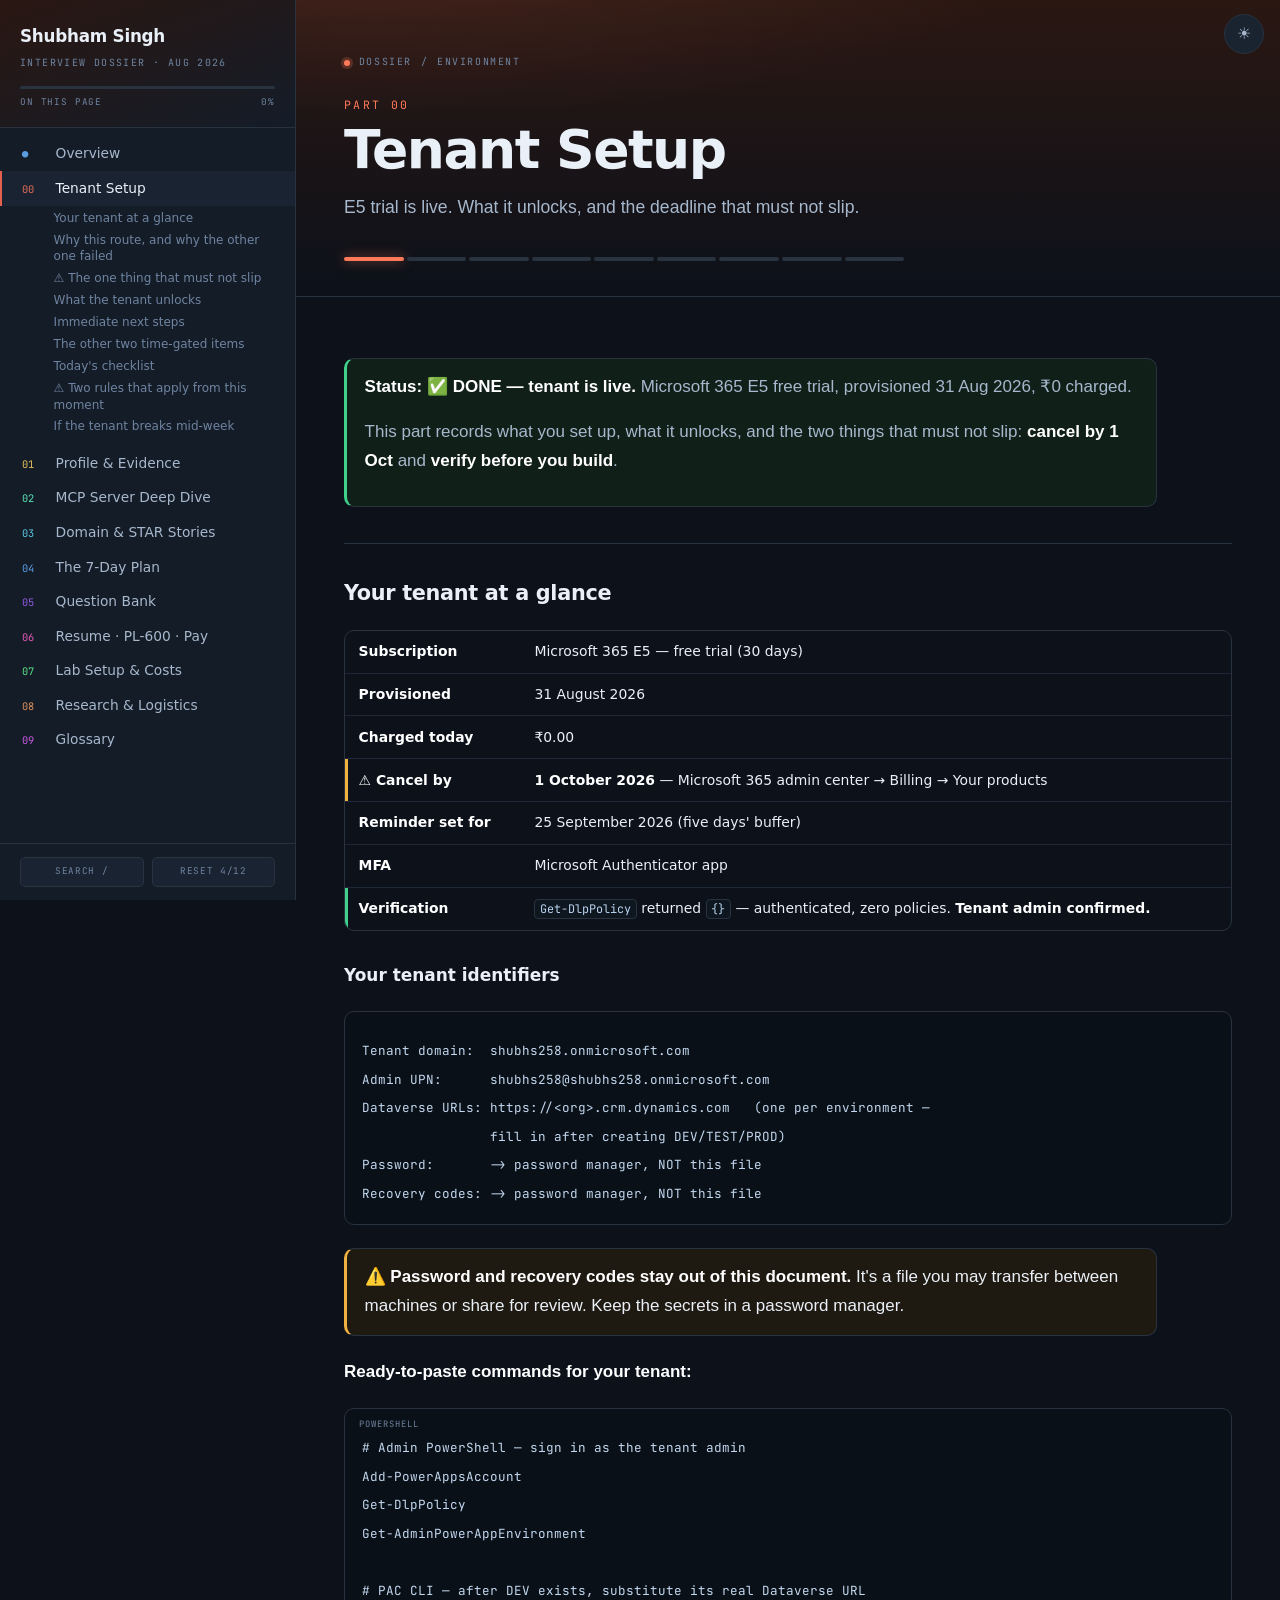
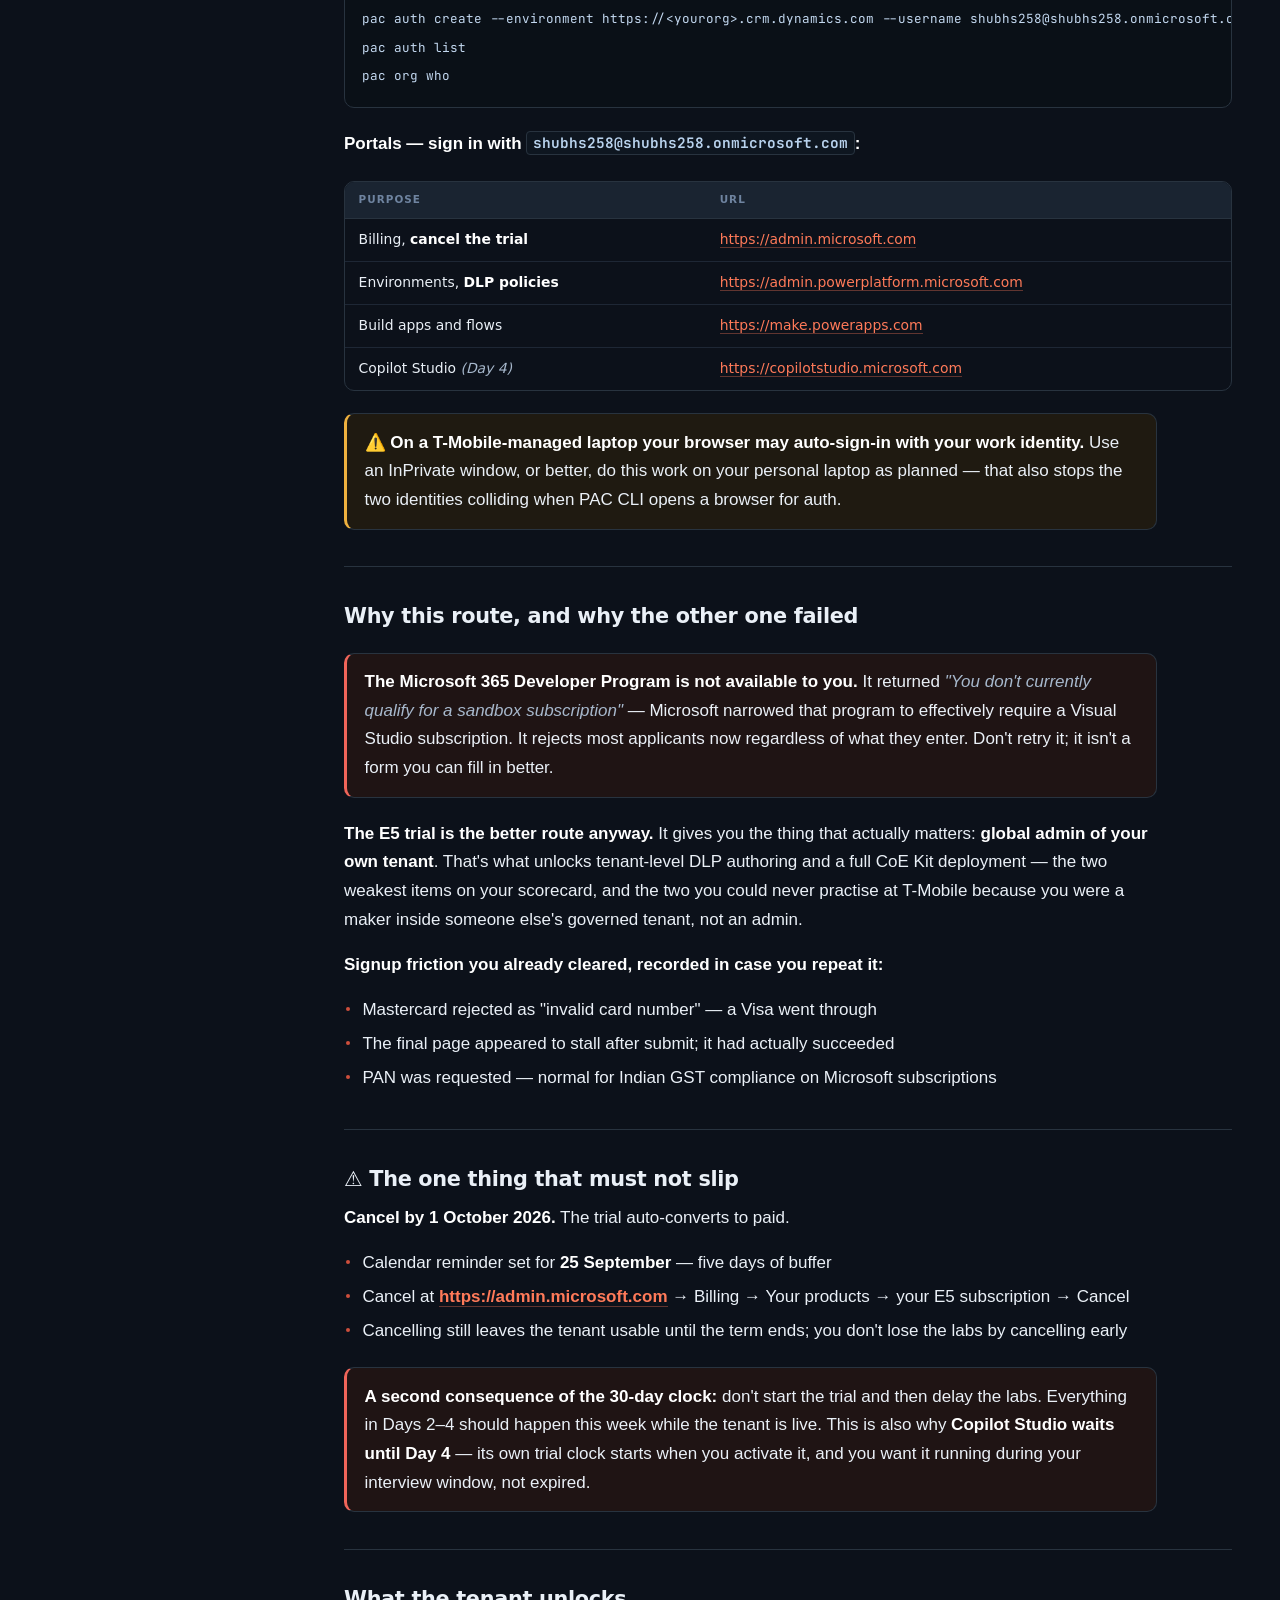
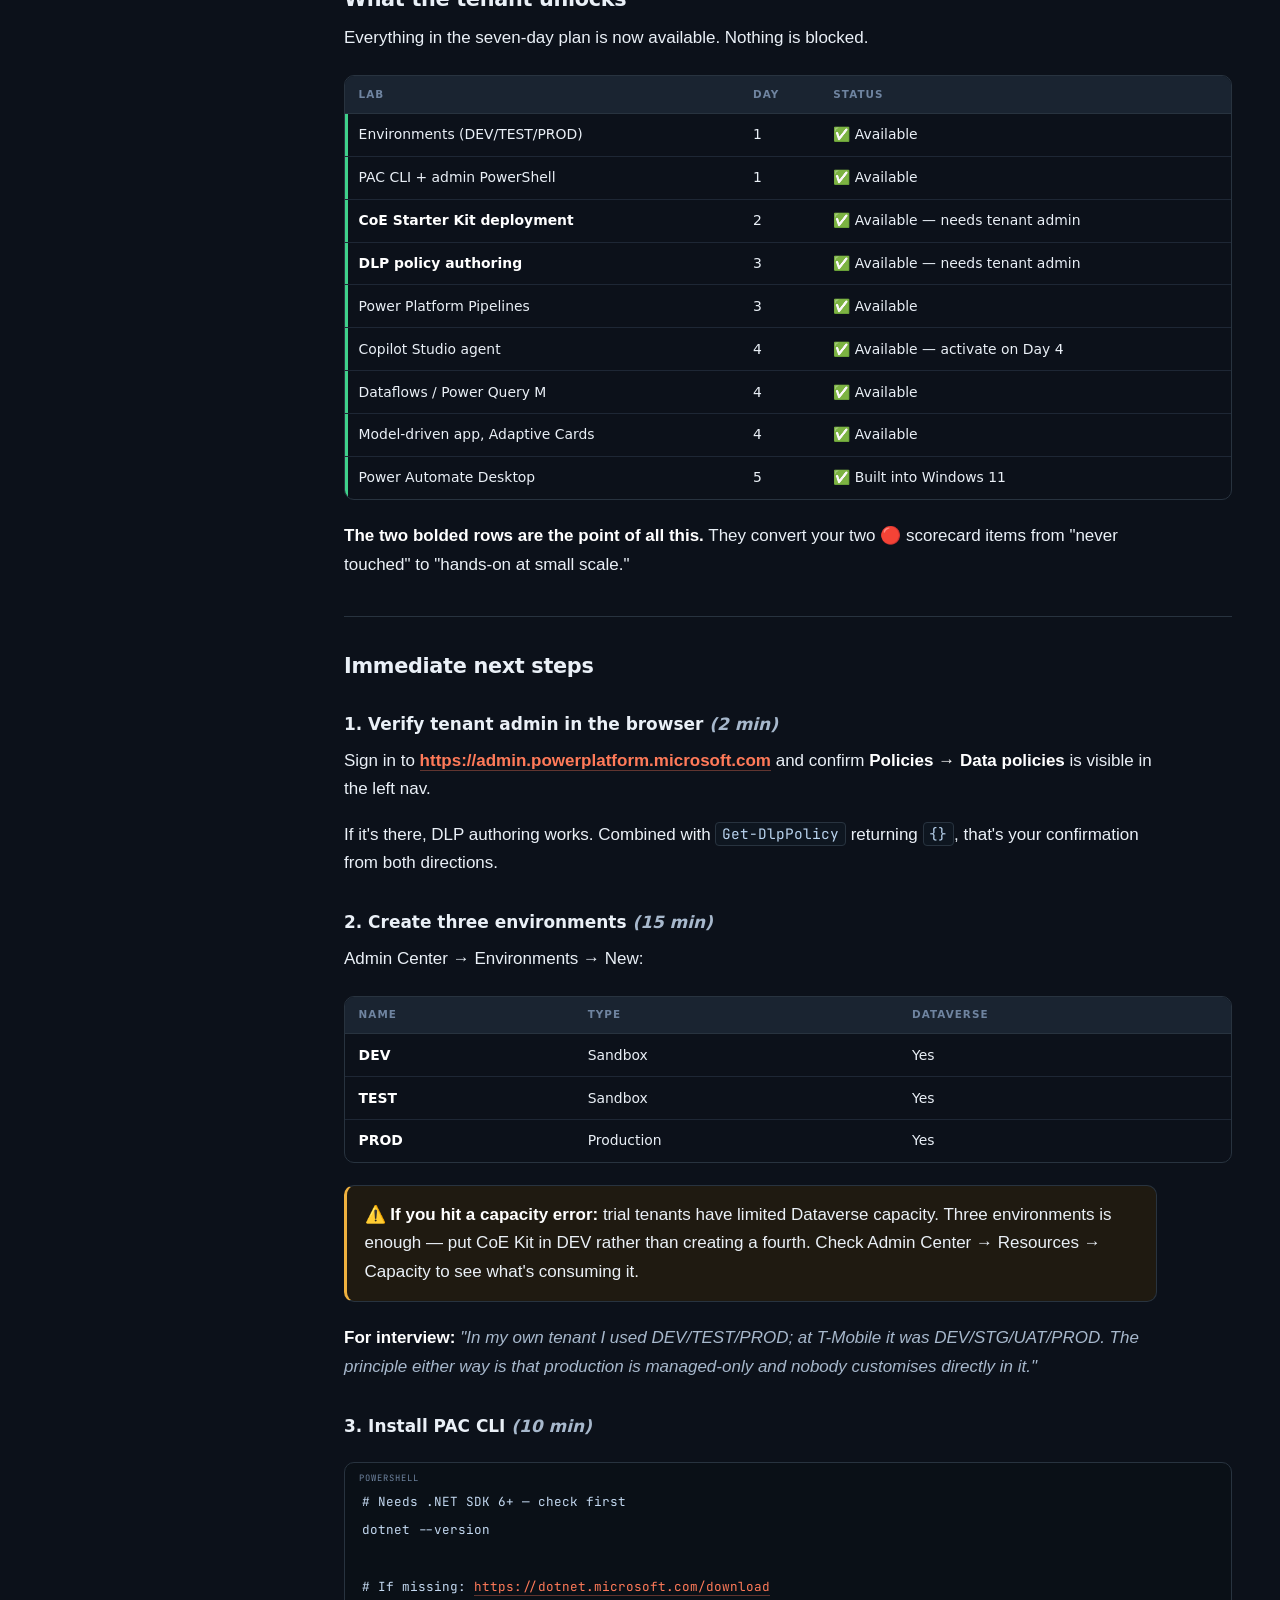
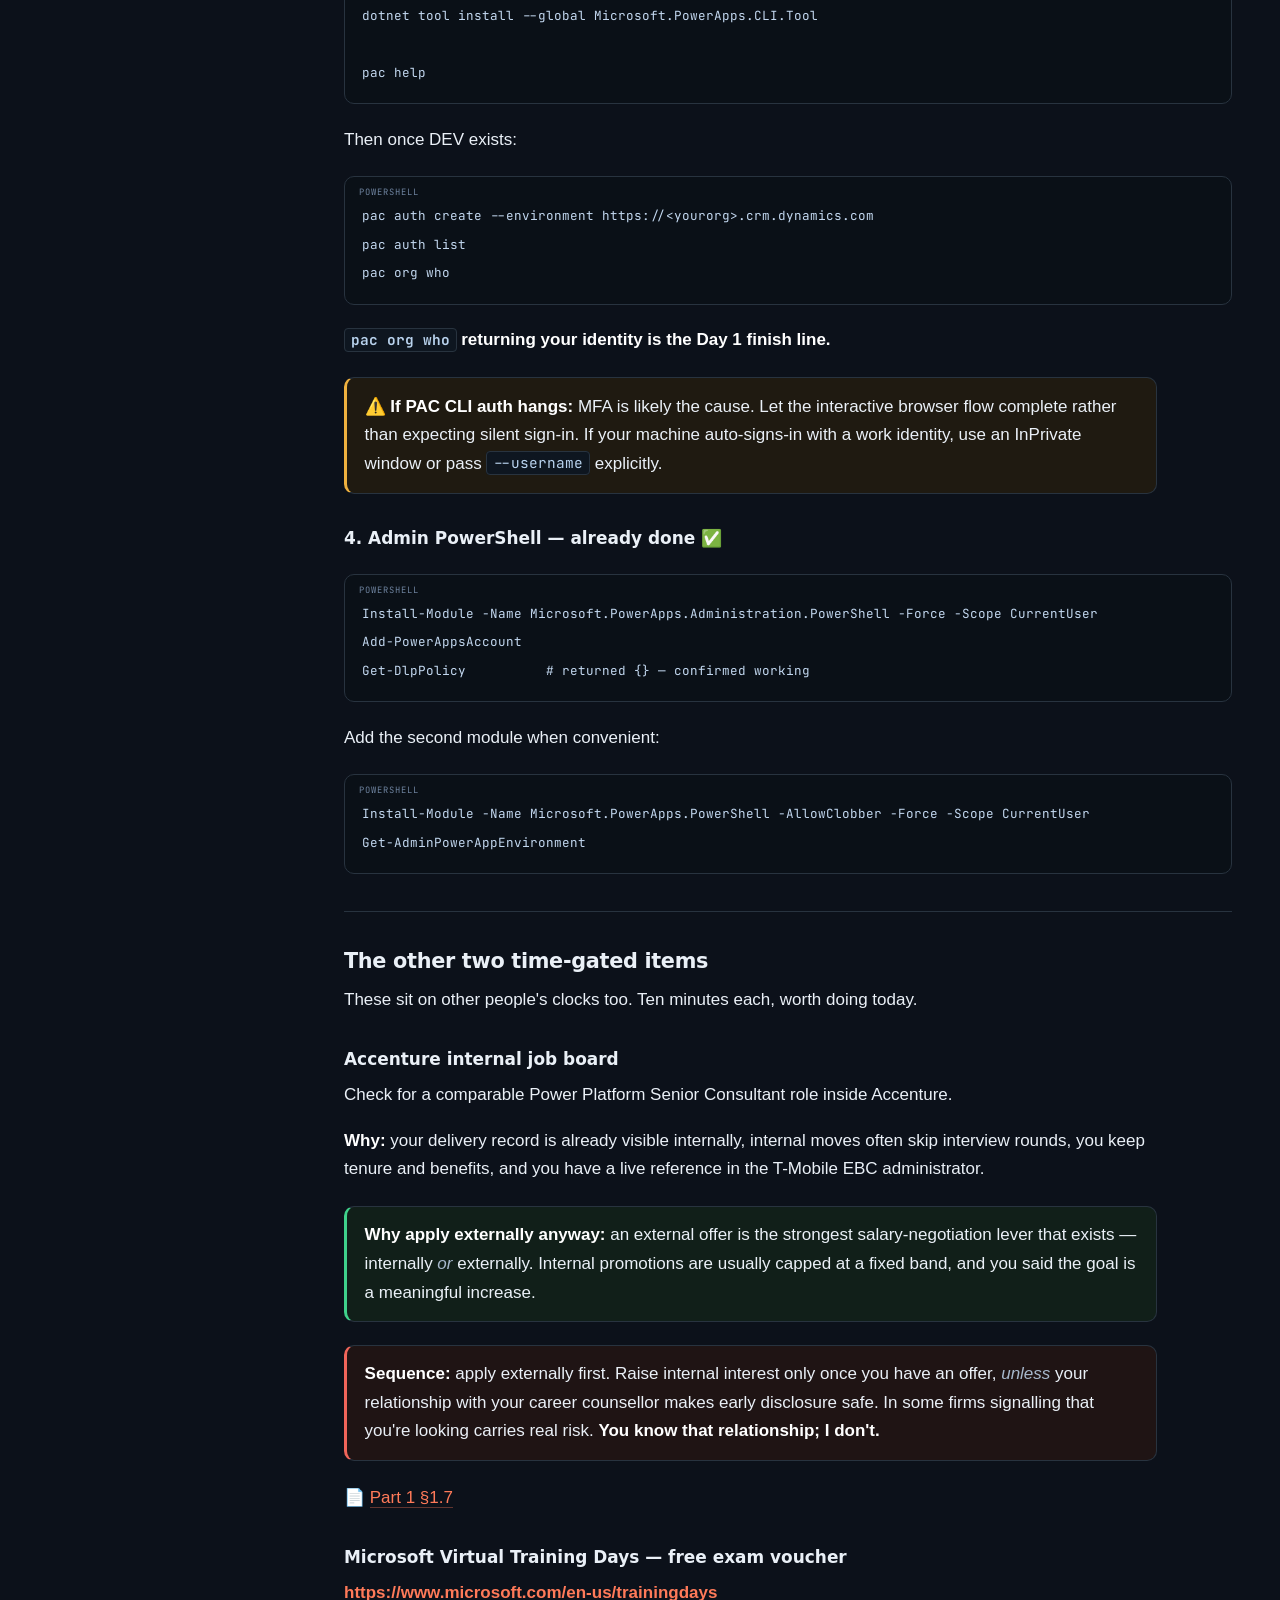
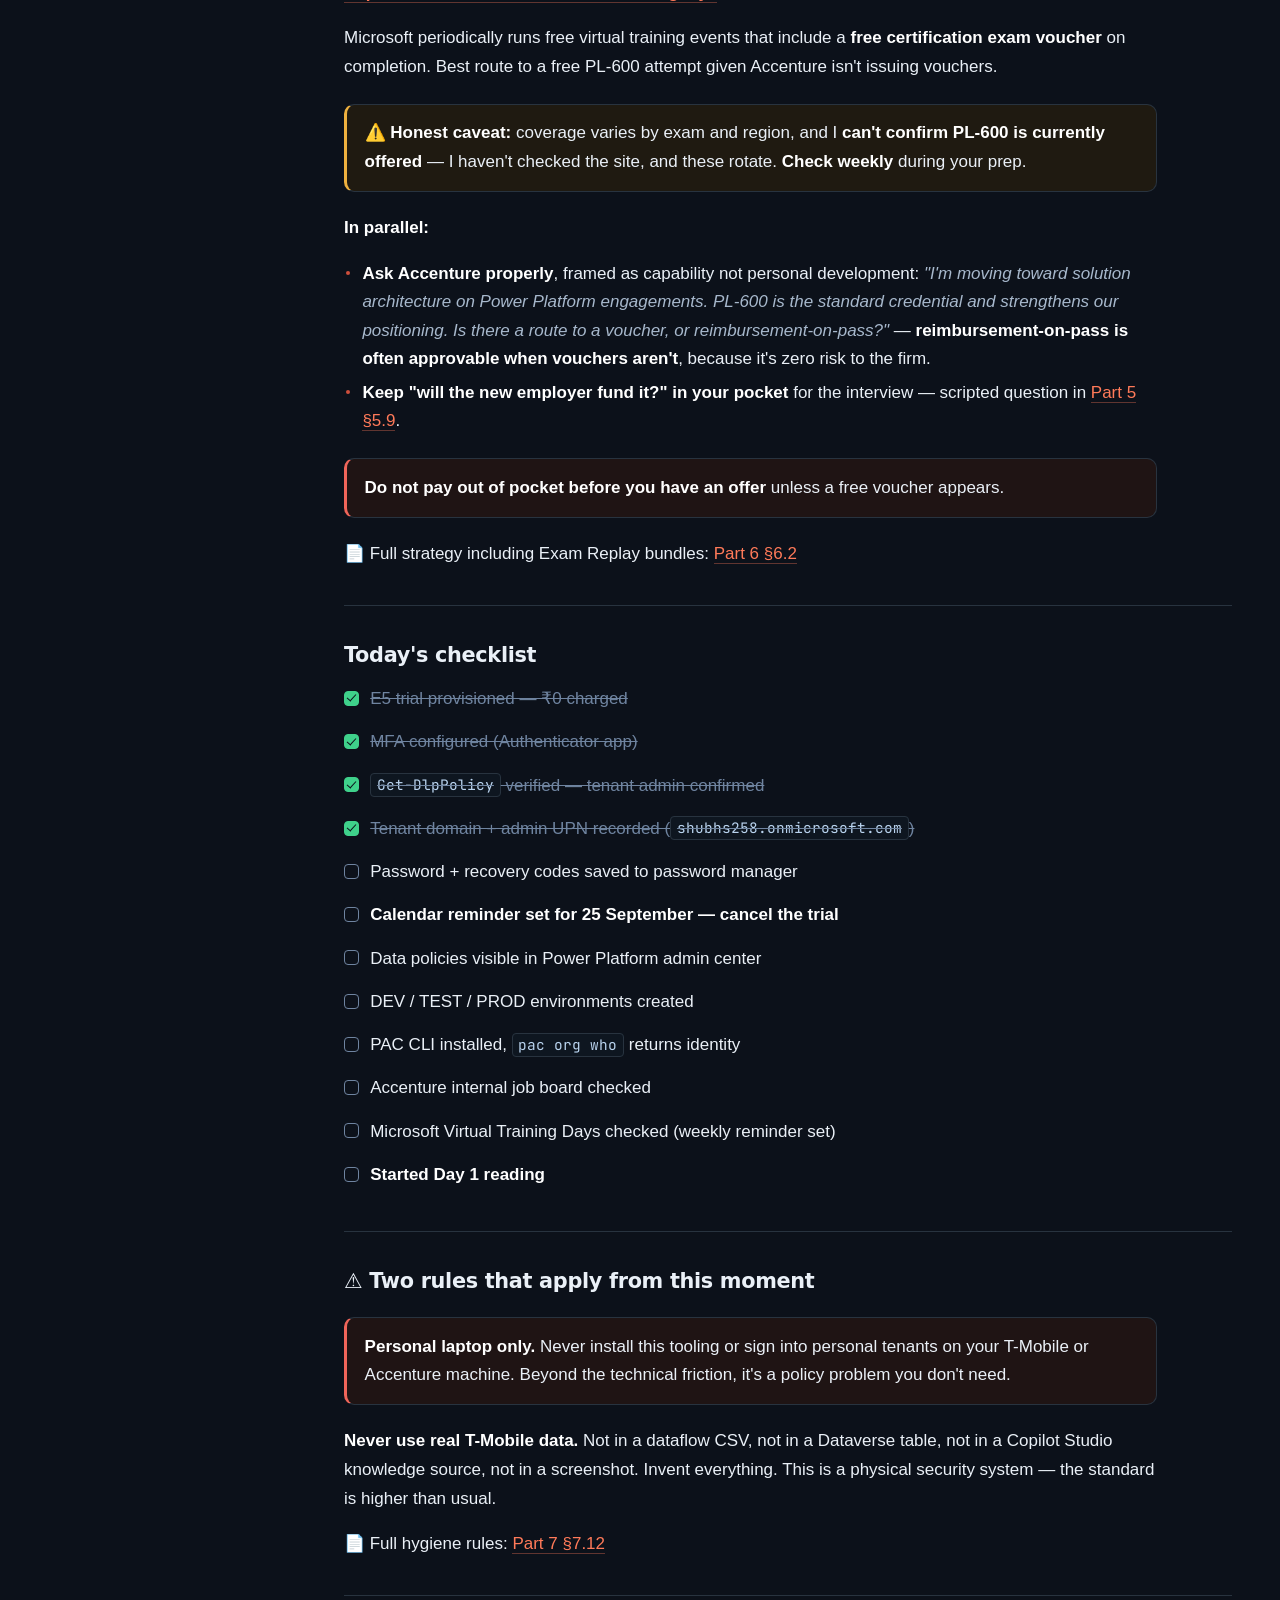
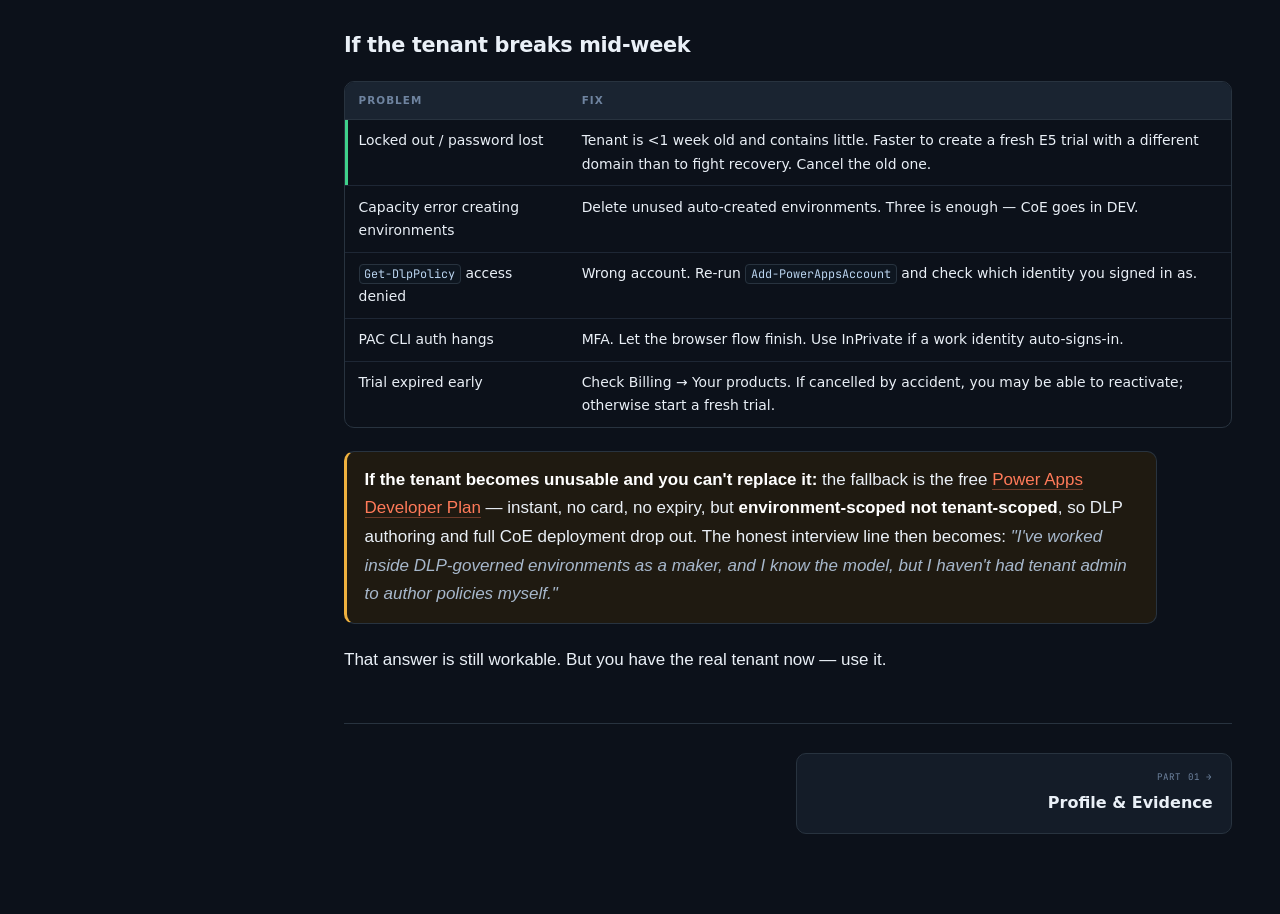
<file: tenant-setup.html>
﻿<!doctype html><html lang="en"><head>
<meta charset="utf-8"><meta name="viewport" content="width=device-width,initial-scale=1">
<title>Part 00 — Tenant Setup</title>
<link rel="preconnect" href="https://fonts.googleapis.com">
<link rel="preconnect" href="https://fonts.gstatic.com" crossorigin>
<link href="https://fonts.googleapis.com/css2?family=Chivo:wght@400;600;700;800&family=Source+Serif+4:ital,opsz,wght@0,8..60,400;0,8..60,600;1,8..60,400&family=JetBrains+Mono:wght@400;500&display=swap" rel="stylesheet">
<link rel="stylesheet" href="assets/site.css">
<style>:root{--acc:#FF7A59;--tint:#2A1712;--h:8}</style>
</head><body data-page="tenant-setup">
<button id="burger" aria-label="Menu">&#9776;</button>
<aside id="rail">
 <div class="brand"><a href="index.html">
   <div class="who">Shubham Singh</div>
   <div class="role">Interview Dossier &middot; Aug 2026</div></a>
   <div class="pmeter"><div class="bar"><div class="fill"></div></div>
     <div class="lab"><span>ON THIS PAGE</span><span id="pct">0%</span></div></div>
 </div>
 <nav id="nav">
   <a class="np" href="index.html" style="--h:210"><span class="n">&#9679;</span>Overview</a>
   <a class="np on" href="tenant-setup.html" style="--h:8"><span class="n">00</span>Tenant Setup</a><ul class="subs"><li><a href="#your-tenant-at-a-glance">Your tenant at a glance</a></li><li><a href="#why-this-route-and-why-the-other-one-failed">Why this route, and why the other one failed</a></li><li><a href="#the-one-thing-that-must-not-slip">⚠️ The one thing that must not slip</a></li><li><a href="#what-the-tenant-unlocks">What the tenant unlocks</a></li><li><a href="#immediate-next-steps">Immediate next steps</a></li><li><a href="#the-other-two-time-gated-items">The other two time-gated items</a></li><li><a href="#today-s-checklist">Today&#x27;s checklist</a></li><li><a href="#two-rules-that-apply-from-this-moment">⚠️ Two rules that apply from this moment</a></li><li><a href="#if-the-tenant-breaks-mid-week">If the tenant breaks mid-week</a></li></ul><a class="np" href="profile.html" style="--h:45"><span class="n">01</span>Profile &amp; Evidence</a><a class="np" href="mcp-server.html" style="--h:160"><span class="n">02</span>MCP Server Deep Dive</a><a class="np" href="stories.html" style="--h:190"><span class="n">03</span>Domain &amp; STAR Stories</a><a class="np" href="seven-day-plan.html" style="--h:210"><span class="n">04</span>The 7-Day Plan</a><a class="np" href="question-bank.html" style="--h:265"><span class="n">05</span>Question Bank</a><a class="np" href="resume-cert-pay.html" style="--h:320"><span class="n">06</span>Resume · PL-600 · Pay</a><a class="np" href="labs.html" style="--h:140"><span class="n">07</span>Lab Setup &amp; Costs</a><a class="np" href="logistics.html" style="--h:25"><span class="n">08</span>Research &amp; Logistics</a><a class="np" href="glossary.html" style="--h:290"><span class="n">09</span>Glossary</a>
 </nav>
 <div class="rfoot"><button id="sbtn">SEARCH /</button>
   <button id="resetc">RESET <span id="ccount"></span></button></div>
</aside>
<main><header class="phead"><div class="wrap">
 <div class="crumb"><span class="dot"></span><a href="index.html">Dossier</a>
   <span>/</span><span>Environment</span></div>
 <span class="pnum">PART 00</span>
 <h1>Tenant Setup</h1><p class="bl">E5 trial is live. What it unlocks, and the deadline that must not slip.</p>
 <div class="strip" style="--sh:8"><i class="cur"></i><i class=""></i><i class=""></i><i class=""></i><i class=""></i><i class=""></i><i class=""></i><i class=""></i><i class=""></i></div>
</div></header>
<div class="wrap"><div class="body"><blockquote class="q-ok"><p><strong>Status: ✅ DONE — tenant is live.</strong> Microsoft 365 E5 free trial, provisioned 31 Aug 2026, ₹0 charged.</p><p>This part records what you set up, what it unlocks, and the two things that must not slip: <strong>cancel by 1 Oct</strong> and <strong>verify before you build</strong>.</p></blockquote>
<hr>
<h3 id="your-tenant-at-a-glance" class="h2">Your tenant at a glance<a class="anchor" href="#your-tenant-at-a-glance" aria-label="Link to section">#</a></h3>
<div class="tw"><table>
<tbody>
<tr><td><strong>Subscription</strong></td><td>Microsoft 365 E5 — free trial (30 days)</td></tr>
<tr><td><strong>Provisioned</strong></td><td>31 August 2026</td></tr>
<tr><td><strong>Charged today</strong></td><td>₹0.00</td></tr>
<tr class="r-warn"><td><strong>⚠️ Cancel by</strong></td><td><strong>1 October 2026</strong> — Microsoft 365 admin center → Billing → Your products</td></tr>
<tr><td><strong>Reminder set for</strong></td><td>25 September 2026 (five days' buffer)</td></tr>
<tr><td><strong>MFA</strong></td><td>Microsoft Authenticator app</td></tr>
<tr class="r-ok"><td><strong>Verification</strong></td><td><code>Get-DlpPolicy</code> returned <code>{}</code> — authenticated, zero policies. <strong>Tenant admin confirmed.</strong></td></tr>
</tbody></table></div>
<h4 id="your-tenant-identifiers" class="h3">Your tenant identifiers<a class="anchor" href="#your-tenant-identifiers" aria-label="Link to section">#</a></h4>
<div class="codeblock"><pre><code>Tenant domain:  shubhs258.onmicrosoft.com
Admin UPN:      shubhs258@shubhs258.onmicrosoft.com
Dataverse URLs: https://&lt;org&gt;.crm.dynamics.com   (one per environment —
                fill in after creating DEV/TEST/PROD)
Password:       -&gt; password manager, NOT this file
Recovery codes: -&gt; password manager, NOT this file</code></pre><button class="copy" type="button">copy</button></div>
<div class="callout c-warn">⚠️ <strong>Password and recovery codes stay out of this document.</strong> It's a file you may transfer between machines or share for review. Keep the secrets in a password manager.</div>
<p><strong>Ready-to-paste commands for your tenant:</strong></p>
<div class="codeblock"><span class="lang">powershell</span><pre><code># Admin PowerShell — sign in as the tenant admin
Add-PowerAppsAccount
Get-DlpPolicy
Get-AdminPowerAppEnvironment

# PAC CLI — after DEV exists, substitute its real Dataverse URL
pac auth create --environment https://&lt;yourorg&gt;.crm.dynamics.com --username shubhs258@shubhs258.onmicrosoft.com
pac auth list
pac org who</code></pre><button class="copy" type="button">copy</button></div>
<p><strong>Portals — sign in with <code>shubhs258@shubhs258.onmicrosoft.com</code>:</strong></p>
<div class="tw"><table>
<thead><tr><th>Purpose</th><th>URL</th></tr></thead>
<tbody>
<tr><td>Billing, <strong>cancel the trial</strong></td><td><a href="https://urldefense.com/v3/__https://admin.microsoft.com__;!!OrxsNty6D4my!4kkKqn6aZsGuGgfCtrMYSBM5MEG_Ka5fUReWyJSmkz5WategmrrTT-ygcV1jrjS2QJdCr5zSZTmEp58QnEw7XNI4NdWhlFTQPutk$">https://admin.microsoft.com</a></td></tr>
<tr><td>Environments, <strong>DLP policies</strong></td><td><a href="https://urldefense.com/v3/__https://admin.powerplatform.microsoft.com__;!!OrxsNty6D4my!4kkKqn6aZsGuGgfCtrMYSBM5MEG_Ka5fUReWyJSmkz5WategmrrTT-ygcV1jrjS2QJdCr5zSZTmEp58QnEw7XNI4NdWhlBJ67dw2$">https://admin.powerplatform.microsoft.com</a></td></tr>
<tr><td>Build apps and flows</td><td><a href="https://urldefense.com/v3/__https://make.powerapps.com__;!!OrxsNty6D4my!4kkKqn6aZsGuGgfCtrMYSBM5MEG_Ka5fUReWyJSmkz5WategmrrTT-ygcV1jrjS2QJdCr5zSZTmEp58QnEw7XNI4NdWhlHduEcYe$">https://make.powerapps.com</a></td></tr>
<tr><td>Copilot Studio <em>(Day 4)</em></td><td><a href="https://urldefense.com/v3/__https://copilotstudio.microsoft.com__;!!OrxsNty6D4my!4kkKqn6aZsGuGgfCtrMYSBM5MEG_Ka5fUReWyJSmkz5WategmrrTT-ygcV1jrjS2QJdCr5zSZTmEp58QnEw7XNI4NdWhlEWhO2aW$">https://copilotstudio.microsoft.com</a></td></tr>
</tbody></table></div>
<div class="callout c-warn">⚠️ <strong>On a T-Mobile-managed laptop your browser may auto-sign-in with your work identity.</strong> Use an InPrivate window, or better, do this work on your personal laptop as planned — that also stops the two identities colliding when PAC CLI opens a browser for auth.</div>
<hr>
<h3 id="why-this-route-and-why-the-other-one-failed" class="h2">Why this route, and why the other one failed<a class="anchor" href="#why-this-route-and-why-the-other-one-failed" aria-label="Link to section">#</a></h3>
<div class="callout c-deny"><strong>The Microsoft 365 Developer Program is not available to you.</strong> It returned <em>"You don't currently qualify for a sandbox subscription"</em> — Microsoft narrowed that program to effectively require a Visual Studio subscription. It rejects most applicants now regardless of what they enter. Don't retry it; it isn't a form you can fill in better.</div>
<p><strong>The E5 trial is the better route anyway.</strong> It gives you the thing that actually matters: <strong>global admin of your own tenant</strong>. That's what unlocks tenant-level DLP authoring and a full CoE Kit deployment — the two weakest items on your scorecard, and the two you could never practise at T-Mobile because you were a maker inside someone else's governed tenant, not an admin.</p>
<p><strong>Signup friction you already cleared, recorded in case you repeat it:</strong></p>
<ul>
<li>Mastercard rejected as "invalid card number" — a Visa went through</li>
<li>The final page appeared to stall after submit; it had actually succeeded</li>
<li>PAN was requested — normal for Indian GST compliance on Microsoft subscriptions</li>
</ul>
<hr>
<h3 id="the-one-thing-that-must-not-slip" class="h2">⚠️ The one thing that must not slip<a class="anchor" href="#the-one-thing-that-must-not-slip" aria-label="Link to section">#</a></h3>
<p><strong>Cancel by 1 October 2026.</strong> The trial auto-converts to paid.</p>
<ul>
<li>Calendar reminder set for <strong>25 September</strong> — five days of buffer</li>
<li>Cancel at <strong><a href="https://urldefense.com/v3/__https://admin.microsoft.com__;!!OrxsNty6D4my!4kkKqn6aZsGuGgfCtrMYSBM5MEG_Ka5fUReWyJSmkz5WategmrrTT-ygcV1jrjS2QJdCr5zSZTmEp58QnEw7XNI4NdWhlFTQPutk$">https://admin.microsoft.com</a></strong> → Billing → Your products → your E5 subscription → Cancel</li>
<li>Cancelling still leaves the tenant usable until the term ends; you don't lose the labs by cancelling early</li>
</ul>
<div class="callout c-deny"><strong>A second consequence of the 30-day clock:</strong> don't start the trial and then delay the labs. Everything in Days 2–4 should happen this week while the tenant is live. This is also why <strong>Copilot Studio waits until Day 4</strong> — its own trial clock starts when you activate it, and you want it running during your interview window, not expired.</div>
<hr>
<h3 id="what-the-tenant-unlocks" class="h2">What the tenant unlocks<a class="anchor" href="#what-the-tenant-unlocks" aria-label="Link to section">#</a></h3>
<p>Everything in the seven-day plan is now available. Nothing is blocked.</p>
<div class="tw"><table>
<thead><tr><th>Lab</th><th>Day</th><th>Status</th></tr></thead>
<tbody>
<tr class="r-ok"><td>Environments (DEV/TEST/PROD)</td><td>1</td><td>✅ Available</td></tr>
<tr class="r-ok"><td>PAC CLI + admin PowerShell</td><td>1</td><td>✅ Available</td></tr>
<tr class="r-ok"><td><strong>CoE Starter Kit deployment</strong></td><td>2</td><td>✅ Available — needs tenant admin</td></tr>
<tr class="r-ok"><td><strong>DLP policy authoring</strong></td><td>3</td><td>✅ Available — needs tenant admin</td></tr>
<tr class="r-ok"><td>Power Platform Pipelines</td><td>3</td><td>✅ Available</td></tr>
<tr class="r-ok"><td>Copilot Studio agent</td><td>4</td><td>✅ Available — activate on Day 4</td></tr>
<tr class="r-ok"><td>Dataflows / Power Query M</td><td>4</td><td>✅ Available</td></tr>
<tr class="r-ok"><td>Model-driven app, Adaptive Cards</td><td>4</td><td>✅ Available</td></tr>
<tr class="r-ok"><td>Power Automate Desktop</td><td>5</td><td>✅ Built into Windows 11</td></tr>
</tbody></table></div>
<p><strong>The two bolded rows are the point of all this.</strong> They convert your two 🔴 scorecard items from "never touched" to "hands-on at small scale."</p>
<hr>
<h3 id="immediate-next-steps" class="h2">Immediate next steps<a class="anchor" href="#immediate-next-steps" aria-label="Link to section">#</a></h3>
<h4 id="1-verify-tenant-admin-in-the-browser-2-min" class="h3">1. Verify tenant admin in the browser <em>(2 min)</em><a class="anchor" href="#1-verify-tenant-admin-in-the-browser-2-min" aria-label="Link to section">#</a></h4>
<p>Sign in to <strong><a href="https://urldefense.com/v3/__https://admin.powerplatform.microsoft.com__;!!OrxsNty6D4my!4kkKqn6aZsGuGgfCtrMYSBM5MEG_Ka5fUReWyJSmkz5WategmrrTT-ygcV1jrjS2QJdCr5zSZTmEp58QnEw7XNI4NdWhlBJ67dw2$">https://admin.powerplatform.microsoft.com</a></strong> and confirm <strong>Policies → Data policies</strong> is visible in the left nav.</p>
<p>If it's there, DLP authoring works. Combined with <code>Get-DlpPolicy</code> returning <code>{}</code>, that's your confirmation from both directions.</p>
<h4 id="2-create-three-environments-15-min" class="h3">2. Create three environments <em>(15 min)</em><a class="anchor" href="#2-create-three-environments-15-min" aria-label="Link to section">#</a></h4>
<p>Admin Center → Environments → New:</p>
<div class="tw"><table>
<thead><tr><th>Name</th><th>Type</th><th>Dataverse</th></tr></thead>
<tbody>
<tr><td><strong>DEV</strong></td><td>Sandbox</td><td>Yes</td></tr>
<tr><td><strong>TEST</strong></td><td>Sandbox</td><td>Yes</td></tr>
<tr><td><strong>PROD</strong></td><td>Production</td><td>Yes</td></tr>
</tbody></table></div>
<div class="callout c-warn">⚠️ <strong>If you hit a capacity error:</strong> trial tenants have limited Dataverse capacity. Three environments is enough — put CoE Kit in DEV rather than creating a fourth. Check Admin Center → Resources → Capacity to see what's consuming it.</div>
<p><strong>For interview:</strong> <em>"In my own tenant I used DEV/TEST/PROD; at T-Mobile it was DEV/STG/UAT/PROD. The principle either way is that production is managed-only and nobody customises directly in it."</em></p>
<h4 id="3-install-pac-cli-10-min" class="h3">3. Install PAC CLI <em>(10 min)</em><a class="anchor" href="#3-install-pac-cli-10-min" aria-label="Link to section">#</a></h4>
<div class="codeblock"><span class="lang">powershell</span><pre><code># Needs .NET SDK 6+ — check first
dotnet --version

# If missing: <a href="https://urldefense.com/v3/__https://dotnet.microsoft.com/download__;!!OrxsNty6D4my!4kkKqn6aZsGuGgfCtrMYSBM5MEG_Ka5fUReWyJSmkz5WategmrrTT-ygcV1jrjS2QJdCr5zSZTmEp58QnEw7XNI4NdWhlKyfzrXc$">https://dotnet.microsoft.com/download</a>
dotnet tool install --global Microsoft.PowerApps.CLI.Tool

pac help</code></pre><button class="copy" type="button">copy</button></div>
<p>Then once DEV exists:</p>
<div class="codeblock"><span class="lang">powershell</span><pre><code>pac auth create --environment https://&lt;yourorg&gt;.crm.dynamics.com
pac auth list
pac org who</code></pre><button class="copy" type="button">copy</button></div>
<p><strong><code>pac org who</code> returning your identity is the Day 1 finish line.</strong></p>
<div class="callout c-warn">⚠️ <strong>If PAC CLI auth hangs:</strong> MFA is likely the cause. Let the interactive browser flow complete rather than expecting silent sign-in. If your machine auto-signs-in with a work identity, use an InPrivate window or pass <code>--username</code> explicitly.</div>
<h4 id="4-admin-powershell-already-done" class="h3">4. Admin PowerShell — already done ✅<a class="anchor" href="#4-admin-powershell-already-done" aria-label="Link to section">#</a></h4>
<div class="codeblock"><span class="lang">powershell</span><pre><code>Install-Module -Name Microsoft.PowerApps.Administration.PowerShell -Force -Scope CurrentUser
Add-PowerAppsAccount
Get-DlpPolicy          # returned {} — confirmed working</code></pre><button class="copy" type="button">copy</button></div>
<p>Add the second module when convenient:</p>
<div class="codeblock"><span class="lang">powershell</span><pre><code>Install-Module -Name Microsoft.PowerApps.PowerShell -AllowClobber -Force -Scope CurrentUser
Get-AdminPowerAppEnvironment</code></pre><button class="copy" type="button">copy</button></div>
<hr>
<h3 id="the-other-two-time-gated-items" class="h2">The other two time-gated items<a class="anchor" href="#the-other-two-time-gated-items" aria-label="Link to section">#</a></h3>
<p>These sit on other people's clocks too. Ten minutes each, worth doing today.</p>
<h4 id="accenture-internal-job-board" class="h3">Accenture internal job board<a class="anchor" href="#accenture-internal-job-board" aria-label="Link to section">#</a></h4>
<p>Check for a comparable Power Platform Senior Consultant role inside Accenture.</p>
<p><strong>Why:</strong> your delivery record is already visible internally, internal moves often skip interview rounds, you keep tenure and benefits, and you have a live reference in the T-Mobile EBC administrator.</p>
<div class="callout c-ok"><strong>Why apply externally anyway:</strong> an external offer is the strongest salary-negotiation lever that exists — internally <em>or</em> externally. Internal promotions are usually capped at a fixed band, and you said the goal is a meaningful increase.</div>
<div class="callout c-deny"><strong>Sequence:</strong> apply externally first. Raise internal interest only once you have an offer, <em>unless</em> your relationship with your career counsellor makes early disclosure safe. In some firms signalling that you're looking carries real risk. <strong>You know that relationship; I don't.</strong></div>
<p>📄 <a href="profile.html">Part 1 §1.7</a></p>
<h4 id="microsoft-virtual-training-days-free-exam-voucher" class="h3">Microsoft Virtual Training Days — free exam voucher<a class="anchor" href="#microsoft-virtual-training-days-free-exam-voucher" aria-label="Link to section">#</a></h4>
<p><strong><a href="https://urldefense.com/v3/__https://www.microsoft.com/en-us/trainingdays__;!!OrxsNty6D4my!4kkKqn6aZsGuGgfCtrMYSBM5MEG_Ka5fUReWyJSmkz5WategmrrTT-ygcV1jrjS2QJdCr5zSZTmEp58QnEw7XNI4NdWhlH1ibn5B$">https://www.microsoft.com/en-us/trainingdays</a></strong></p>
<p>Microsoft periodically runs free virtual training events that include a <strong>free certification exam voucher</strong> on completion. Best route to a free PL-600 attempt given Accenture isn't issuing vouchers.</p>
<div class="callout c-warn">⚠️ <strong>Honest caveat:</strong> coverage varies by exam and region, and I <strong>can't confirm PL-600 is currently offered</strong> — I haven't checked the site, and these rotate. <strong>Check weekly</strong> during your prep.</div>
<p><strong>In parallel:</strong></p>
<ul>
<li><strong>Ask Accenture properly</strong>, framed as capability not personal development: <em>"I'm moving toward solution architecture on Power Platform engagements. PL-600 is the standard credential and strengthens our positioning. Is there a route to a voucher, or reimbursement-on-pass?"</em> — <strong>reimbursement-on-pass is often approvable when vouchers aren't</strong>, because it's zero risk to the firm.</li>
<li><strong>Keep "will the new employer fund it?" in your pocket</strong> for the interview — scripted question in <a href="question-bank.html">Part 5 §5.9</a>.</li>
</ul>
<div class="callout c-deny"><strong>Do not pay out of pocket before you have an offer</strong> unless a free voucher appears.</div>
<p>📄 Full strategy including Exam Replay bundles: <a href="resume-cert-pay.html">Part 6 §6.2</a></p>
<hr>
<h3 id="today-s-checklist" class="h2">Today's checklist<a class="anchor" href="#today-s-checklist" aria-label="Link to section">#</a></h3>
<ul class="checks">
<li class="chk"><span class="box" tabindex="0" role="checkbox" aria-checked="true"></span><span class="ctxt">E5 trial provisioned — ₹0 charged</span></li>
<li class="chk"><span class="box" tabindex="0" role="checkbox" aria-checked="true"></span><span class="ctxt">MFA configured (Authenticator app)</span></li>
<li class="chk"><span class="box" tabindex="0" role="checkbox" aria-checked="true"></span><span class="ctxt"><code>Get-DlpPolicy</code> verified — tenant admin confirmed</span></li>
<li class="chk"><span class="box" tabindex="0" role="checkbox" aria-checked="true"></span><span class="ctxt">Tenant domain + admin UPN recorded (<code>shubhs258.onmicrosoft.com</code>)</span></li>
<li class=""><span class="box" tabindex="0" role="checkbox" aria-checked="false"></span><span class="ctxt">Password + recovery codes saved to password manager</span></li>
<li class=""><span class="box" tabindex="0" role="checkbox" aria-checked="false"></span><span class="ctxt"><strong>Calendar reminder set for 25 September — cancel the trial</strong></span></li>
<li class=""><span class="box" tabindex="0" role="checkbox" aria-checked="false"></span><span class="ctxt">Data policies visible in Power Platform admin center</span></li>
<li class=""><span class="box" tabindex="0" role="checkbox" aria-checked="false"></span><span class="ctxt">DEV / TEST / PROD environments created</span></li>
<li class=""><span class="box" tabindex="0" role="checkbox" aria-checked="false"></span><span class="ctxt">PAC CLI installed, <code>pac org who</code> returns identity</span></li>
<li class=""><span class="box" tabindex="0" role="checkbox" aria-checked="false"></span><span class="ctxt">Accenture internal job board checked</span></li>
<li class=""><span class="box" tabindex="0" role="checkbox" aria-checked="false"></span><span class="ctxt">Microsoft Virtual Training Days checked (weekly reminder set)</span></li>
<li class=""><span class="box" tabindex="0" role="checkbox" aria-checked="false"></span><span class="ctxt"><strong>Started Day 1 reading</strong></span></li>
</ul>
<hr>
<h3 id="two-rules-that-apply-from-this-moment" class="h2">⚠️ Two rules that apply from this moment<a class="anchor" href="#two-rules-that-apply-from-this-moment" aria-label="Link to section">#</a></h3>
<div class="callout c-deny"><strong>Personal laptop only.</strong> Never install this tooling or sign into personal tenants on your T-Mobile or Accenture machine. Beyond the technical friction, it's a policy problem you don't need.</div>
<p><strong>Never use real T-Mobile data.</strong> Not in a dataflow CSV, not in a Dataverse table, not in a Copilot Studio knowledge source, not in a screenshot. Invent everything. This is a physical security system — the standard is higher than usual.</p>
<p>📄 Full hygiene rules: <a href="labs.html">Part 7 §7.12</a></p>
<hr>
<h3 id="if-the-tenant-breaks-mid-week" class="h2">If the tenant breaks mid-week<a class="anchor" href="#if-the-tenant-breaks-mid-week" aria-label="Link to section">#</a></h3>
<div class="tw"><table>
<thead><tr><th>Problem</th><th>Fix</th></tr></thead>
<tbody>
<tr class="r-ok"><td>Locked out / password lost</td><td>Tenant is &lt;1 week old and contains little. Faster to create a fresh E5 trial with a different domain than to fight recovery. Cancel the old one.</td></tr>
<tr><td>Capacity error creating environments</td><td>Delete unused auto-created environments. Three is enough — CoE goes in DEV.</td></tr>
<tr><td><code>Get-DlpPolicy</code> access denied</td><td>Wrong account. Re-run <code>Add-PowerAppsAccount</code> and check which identity you signed in as.</td></tr>
<tr><td>PAC CLI auth hangs</td><td>MFA. Let the browser flow finish. Use InPrivate if a work identity auto-signs-in.</td></tr>
<tr><td>Trial expired early</td><td>Check Billing → Your products. If cancelled by accident, you may be able to reactivate; otherwise start a fresh trial.</td></tr>
</tbody></table></div>
<div class="callout c-warn"><strong>If the tenant becomes unusable and you can't replace it:</strong> the fallback is the free <a href="https://urldefense.com/v3/__https://powerapps.microsoft.com/developerplan__;!!OrxsNty6D4my!4kkKqn6aZsGuGgfCtrMYSBM5MEG_Ka5fUReWyJSmkz5WategmrrTT-ygcV1jrjS2QJdCr5zSZTmEp58QnEw7XNI4NdWhlDgamOao$" target="_blank" rel="noopener">Power Apps Developer Plan</a> — instant, no card, no expiry, but <strong>environment-scoped not tenant-scoped</strong>, so DLP authoring and full CoE deployment drop out. The honest interview line then becomes: <em>"I've worked inside DLP-governed environments as a maker, and I know the model, but I haven't had tenant admin to author policies myself."</em></div>
<p>That answer is still workable. But you have the real tenant now — use it.</p><div class="pn"><div class="sp"></div><a class="nx" href="profile.html"><div class="d">Part 01 &rarr;</div><div class="t">Profile &amp; Evidence</div></a></div></div></div></main>
<div id="find" role="dialog" aria-label="Search"><div class="fb">
 <input id="q" placeholder="Search every part&hellip;" autocomplete="off" spellcheck="false">
 <div id="res"></div>
 <div class="fh">&uarr;&darr; move &nbsp;&middot;&nbsp; ENTER open &nbsp;&middot;&nbsp; ESC close</div>
</div></div>
<button id="top" aria-label="Top">&uarr;</button>
<script>var SEARCH=[{"t": "Tenant Setup", "p": "Part 00", "u": "tenant-setup.html", "h": 8}, {"t": "Your tenant at a glance", "p": "Part 00", "u": "tenant-setup.html#your-tenant-at-a-glance", "h": 8}, {"t": "Your tenant identifiers", "p": "Part 00", "u": "tenant-setup.html#your-tenant-identifiers", "h": 8}, {"t": "Why this route, and why the other one failed", "p": "Part 00", "u": "tenant-setup.html#why-this-route-and-why-the-other-one-failed", "h": 8}, {"t": "⚠️ The one thing that must not slip", "p": "Part 00", "u": "tenant-setup.html#the-one-thing-that-must-not-slip", "h": 8}, {"t": "What the tenant unlocks", "p": "Part 00", "u": "tenant-setup.html#what-the-tenant-unlocks", "h": 8}, {"t": "Immediate next steps", "p": "Part 00", "u": "tenant-setup.html#immediate-next-steps", "h": 8}, {"t": "1. Verify tenant admin in the browser *(2 min)*", "p": "Part 00", "u": "tenant-setup.html#1-verify-tenant-admin-in-the-browser-2-min", "h": 8}, {"t": "2. Create three environments *(15 min)*", "p": "Part 00", "u": "tenant-setup.html#2-create-three-environments-15-min", "h": 8}, {"t": "3. Install PAC CLI *(10 min)*", "p": "Part 00", "u": "tenant-setup.html#3-install-pac-cli-10-min", "h": 8}, {"t": "4. Admin PowerShell — already done ✅", "p": "Part 00", "u": "tenant-setup.html#4-admin-powershell-already-done", "h": 8}, {"t": "The other two time-gated items", "p": "Part 00", "u": "tenant-setup.html#the-other-two-time-gated-items", "h": 8}, {"t": "Accenture internal job board", "p": "Part 00", "u": "tenant-setup.html#accenture-internal-job-board", "h": 8}, {"t": "Microsoft Virtual Training Days — free exam voucher", "p": "Part 00", "u": "tenant-setup.html#microsoft-virtual-training-days-free-exam-voucher", "h": 8}, {"t": "Today's checklist", "p": "Part 00", "u": "tenant-setup.html#today-s-checklist", "h": 8}, {"t": "⚠️ Two rules that apply from this moment", "p": "Part 00", "u": "tenant-setup.html#two-rules-that-apply-from-this-moment", "h": 8}, {"t": "If the tenant breaks mid-week", "p": "Part 00", "u": "tenant-setup.html#if-the-tenant-breaks-mid-week", "h": 8}, {"t": "Profile & Evidence", "p": "Part 01", "u": "profile.html", "h": 45}, {"t": "Interview Preparation Master Document", "p": "Part 01", "u": "profile.html#interview-preparation-master-document", "h": 45}, {"t": "Who You Are (The Factual Base)", "p": "Part 01", "u": "profile.html#1-1-who-you-are-the-factual-base", "h": 45}, {"t": "Hard Evidence From Your Codebase", "p": "Part 01", "u": "profile.html#1-2-hard-evidence-from-your-codebase", "h": 45}, {"t": "The Revised Scorecard (Post-Correction)", "p": "Part 01", "u": "profile.html#1-3-the-revised-scorecard-post-correction", "h": 45}, {"t": "Your Three Positioning Pillars", "p": "Part 01", "u": "profile.html#1-4-your-three-positioning-pillars", "h": 45}, {"t": "Handling The Three Hard Objections", "p": "Part 01", "u": "profile.html#1-5-handling-the-three-hard-objections", "h": 45}, {"t": "What Not To Say (Guardrails)", "p": "Part 01", "u": "profile.html#1-6-what-not-to-say-guardrails", "h": 45}, {"t": "The Accenture Internal Option (Do Not Skip)", "p": "Part 01", "u": "profile.html#1-7-the-accenture-internal-option-do-not-skip", "h": 45}, {"t": "MCP Server Deep Dive", "p": "Part 02", "u": "mcp-server.html", "h": 160}, {"t": "What It Is, In One Paragraph", "p": "Part 02", "u": "mcp-server.html#2-1-what-it-is-in-one-paragraph", "h": 160}, {"t": "Architecture", "p": "Part 02", "u": "mcp-server.html#2-2-architecture", "h": 160}, {"t": "Authentication: Your Best Technical Story", "p": "Part 02", "u": "mcp-server.html#2-3-authentication-your-best-technical-story", "h": 160}, {"t": "MODE 1: DELEGATED / INTERACTIVE (the default)", "p": "Part 02", "u": "mcp-server.html#mode-1-delegated-interactive-the-default", "h": 160}, {"t": "MODE 2: SERVICE PRINCIPAL / CLIENT CREDENTIALS", "p": "Part 02", "u": "mcp-server.html#mode-2-service-principal-client-credentials", "h": 160}, {"t": "MODE 3: ROPC (Resource Owner Password Credentials)", "p": "Part 02", "u": "mcp-server.html#mode-3-ropc-resource-owner-password-credentials", "h": 160}, {"t": "THE AADSTS65002 DISCOVERY (your single best technical anecdote)", "p": "Part 02", "u": "mcp-server.html#the-aadsts65002-discovery-your-single-best-technical-anecdot", "h": 160}, {"t": "THE _audience_key DEFENSIVE GUARD (shows senior thinking)", "p": "Part 02", "u": "mcp-server.html#the-audience-key-defensive-guard-shows-senior-thinking", "h": 160}, {"t": "Corporate Tls Interception (The Zscaler Problem)", "p": "Part 02", "u": "mcp-server.html#2-4-corporate-tls-interception-the-zscaler-problem", "h": 160}, {"t": "The Tool Surface (What The 111 Tools Actually Do)", "p": "Part 02", "u": "mcp-server.html#2-5-the-tool-surface-what-the-111-tools-actually-do", "h": 160}, {"t": "The Safety Model (Governance Credibility)", "p": "Part 02", "u": "mcp-server.html#2-6-the-safety-model-governance-credibility", "h": 160}, {"t": "Name Resolution (_Resolve_Args) - The Ux Design Decision", "p": "Part 02", "u": "mcp-server.html#2-7-name-resolution-resolve-args-the-ux-design-decision", "h": 160}, {"t": "Bugs You Found And Fixed (All Real, All Defensible)", "p": "Part 02", "u": "mcp-server.html#2-8-bugs-you-found-and-fixed-all-real-all-defensible", "h": 160}, {"t": "Likely Deep-Dive Questions On The Mcp Server", "p": "Part 02", "u": "mcp-server.html#2-9-likely-deep-dive-questions-on-the-mcp-server", "h": 160}, {"t": "The Ukg Mcp Server (Your Proof Of Repeatability)", "p": "Part 02", "u": "mcp-server.html#2-10-the-ukg-mcp-server-your-proof-of-repeatability", "h": 160}, {"t": "Domain & STAR Stories", "p": "Part 03", "u": "stories.html", "h": 190}, {"t": "The platform at real production scale", "p": "Part 03", "u": "stories.html#3-1-the-platform-at-real-production-scale", "h": 190}, {"t": "Live production volume — this is the headline", "p": "Part 03", "u": "stories.html#live-production-volume-this-is-the-headline", "h": 190}, {"t": "Month-by-month throughput", "p": "Part 03", "u": "stories.html#month-by-month-throughput", "h": 190}, {"t": "⚠️ The pagination trap — live in this system today", "p": "Part 03", "u": "stories.html#the-pagination-trap-live-in-this-system-today", "h": 190}, {"t": "The four environments", "p": "Part 03", "u": "stories.html#the-four-environments", "h": 190}, {"t": "What the platform contains", "p": "Part 03", "u": "stories.html#what-the-platform-contains", "h": 190}, {"t": "Say this, and say it early", "p": "Part 03", "u": "stories.html#say-this-and-say-it-early", "h": 190}, {"t": "The business domain in plain language", "p": "Part 03", "u": "stories.html#3-2-the-business-domain-in-plain-language", "h": 190}, {"t": "Vocabulary — define these cleanly", "p": "Part 03", "u": "stories.html#vocabulary-define-these-cleanly", "h": 190}, {"t": "The data model", "p": "Part 03", "u": "stories.html#3-3-the-data-model", "h": 190}, {"t": "The 21 production tables", "p": "Part 03", "u": "stories.html#the-21-production-tables", "h": 190}, {"t": "Four tables in DEV/STG but NOT production", "p": "Part 03", "u": "stories.html#four-tables-in-dev-stg-but-not-production", "h": 190}, {"t": "`ba_approvalstatus` — you reverse-engineered this", "p": "Part 03", "u": "stories.html#ba-approvalstatus-you-reverse-engineered-this", "h": 190}, {"t": "⚠️ Three empty tables in production — be ready", "p": "Part 03", "u": "stories.html#three-empty-tables-in-production-be-ready", "h": 190}, {"t": "Modelling questions to be ready for", "p": "Part 03", "u": "stories.html#modelling-questions-to-be-ready-for", "h": 190}, {"t": "The 50 flows", "p": "Part 03", "u": "stories.html#3-4-the-50-flows", "h": 190}, {"t": "Request intake — the routing engine (11 flows)", "p": "Part 03", "u": "stories.html#request-intake-the-routing-engine-11-flows", "h": 190}, {"t": "Approval routing (7 flows) — mostly live in production", "p": "Part 03", "u": "stories.html#approval-routing-7-flows-mostly-live-in-production", "h": 190}, {"t": "Access control integration (6 flows)", "p": "Part 03", "u": "stories.html#access-control-integration-6-flows", "h": 190}, {"t": "Lifecycle: expiry, termination, review (6 flows)", "p": "Part 03", "u": "stories.html#lifecycle-expiry-termination-review-6-flows", "h": 190}, {"t": "Badge fulfilment (5) · Dashboards (5) · Group sync (4) · Ops (7)", "p": "Part 03", "u": "stories.html#badge-fulfilment-5-dashboards-5-group-sync-4-ops-7", "h": 190}, {"t": "Configuration & secrets — 55 environment variables", "p": "Part 03", "u": "stories.html#3-5-configuration-secrets-55-environment-variables", "h": 190}, {"t": "Four external systems, all environment-configurable", "p": "Part 03", "u": "stories.html#four-external-systems-all-environment-configurable", "h": 190}, {"t": "Eleven role-based Entra AD groups", "p": "Part 03", "u": "stories.html#eleven-role-based-entra-ad-groups", "h": 190}, {"t": "Business rules as configuration", "p": "Part 03", "u": "stories.html#business-rules-as-configuration", "h": 190}, {"t": "The canvas app — full extraction", "p": "Part 03", "u": "stories.html#3-6-the-canvas-app-full-extraction", "h": 190}, {"t": "Identity", "p": "Part 03", "u": "stories.html#identity", "h": 190}, {"t": "All 30 screens, by control weight", "p": "Part 03", "u": "stories.html#all-30-screens-by-control-weight", "h": 190}, {"t": "Six personas in one app", "p": "Part 03", "u": "stories.html#six-personas-in-one-app", "h": 190}, {"t": "163 data sources", "p": "Part 03", "u": "stories.html#163-data-sources", "h": 190}, {"t": "Power Fx usage across the whole app — the honest picture", "p": "Part 03", "u": "stories.html#power-fx-usage-across-the-whole-app-the-honest-picture", "h": 190}, {"t": "App Checker — 1,264 findings", "p": "Part 03", "u": "stories.html#app-checker-1-264-findings", "h": 190}, {"t": "PROD lint: 131 issues vs STG 77", "p": "Part 03", "u": "stories.html#prod-lint-131-issues-vs-stg-77", "h": 190}, {"t": "The integration architecture", "p": "Part 03", "u": "stories.html#3-7-the-integration-architecture", "h": 190}, {"t": "The bidirectional sync — your best architecture answer", "p": "Part 03", "u": "stories.html#the-bidirectional-sync-your-best-architecture-answer", "h": 190}, {"t": "Loop prevention — expect the follow-up", "p": "Part 03", "u": "stories.html#loop-prevention-expect-the-follow-up", "h": 190}, {"t": "Testing approach", "p": "Part 03", "u": "stories.html#testing-approach", "h": 190}, {"t": "ALM — including the unshipped delta", "p": "Part 03", "u": "stories.html#3-8-alm-including-the-unshipped-delta", "h": 190}, {"t": "⚠️ The finding you documented yourself: PROD is 131 builds behind STG", "p": "Part 03", "u": "stories.html#the-finding-you-documented-yourself-prod-is-131-builds-behin", "h": 190}, {"t": "⚠️ Two unmanaged solutions in production", "p": "Part 03", "u": "stories.html#two-unmanaged-solutions-in-production", "h": 190}, {"t": "⚠️ Three connections in error state — in both STG and PROD", "p": "Part 03", "u": "stories.html#three-connections-in-error-state-in-both-stg-and-prod", "h": 190}, {"t": "What you actually did", "p": "Part 03", "u": "stories.html#what-you-actually-did", "h": 190}, {"t": "The honest gap", "p": "Part 03", "u": "stories.html#the-honest-gap", "h": 190}, {"t": "Your ten STAR stories", "p": "Part 03", "u": "stories.html#3-9-your-ten-star-stories", "h": 190}, {"t": "STAR 1 — The submit-button race condition *(best \"subtle bug\")*", "p": "Part 03", "u": "stories.html#star-1-the-submit-button-race-condition-best-subtle-bug", "h": 190}, {"t": "STAR 2 — The silent pagination bug *(attention to detail)*", "p": "Part 03", "u": "stories.html#star-2-the-silent-pagination-bug-attention-to-detail", "h": 190}, {"t": "STAR 3 — Cross-environment reconciliation *(regulated rigour)*", "p": "Part 03", "u": "stories.html#star-3-cross-environment-reconciliation-regulated-rigour", "h": 190}, {"t": "STAR 4 — The vendor escalation *(best pure-consulting story)*", "p": "Part 03", "u": "stories.html#star-4-the-vendor-escalation-best-pure-consulting-story", "h": 190}, {"t": "STAR 5 — Building the MCP server *(initiative)*", "p": "Part 03", "u": "stories.html#star-5-building-the-mcp-server-initiative", "h": 190}, {"t": "STAR 6 — Corporate TLS interception *(debugging depth)*", "p": "Part 03", "u": "stories.html#star-6-corporate-tls-interception-debugging-depth", "h": 190}, {"t": "STAR 7 — Requirements shaping *(client-facing)*", "p": "Part 03", "u": "stories.html#star-7-requirements-shaping-client-facing", "h": 190}, {"t": "STAR 8 — The N+1 performance fix *(engineering judgement)*", "p": "Part 03", "u": "stories.html#star-8-the-n-1-performance-fix-engineering-judgement", "h": 190}, {"t": "STAR 9 — Production incident and revert *(ownership)*", "p": "Part 03", "u": "stories.html#star-9-production-incident-and-revert-ownership", "h": 190}, {"t": "STAR 10 — The undocumented option set *(leaving things better)*", "p": "Part 03", "u": "stories.html#star-10-the-undocumented-option-set-leaving-things-better", "h": 190}, {"t": "Mapping stories to question types", "p": "Part 03", "u": "stories.html#3-10-mapping-stories-to-question-types", "h": 190}, {"t": "⚠️ Confidentiality — read before every interview", "p": "Part 03", "u": "stories.html#3-11-confidentiality-read-before-every-interview", "h": 190}, {"t": "The 7-Day Plan", "p": "Part 04", "u": "seven-day-plan.html", "h": 210}, {"t": "TENANT — ALREADY DONE ✅", "p": "Part 04", "u": "seven-day-plan.html#tenant-already-done", "h": 210}, {"t": "Day 1 - Foundation + Tenant Setup", "p": "Part 04", "u": "seven-day-plan.html#day-1-foundation-tenant-setup", "h": 210}, {"t": "DAY 2 - CoE STARTER KIT (the long pole - budget the whole day)", "p": "Part 04", "u": "seven-day-plan.html#day-2-coe-starter-kit-the-long-pole-budget-the-whole-day", "h": 210}, {"t": "Day 3 - Dlp + Pac Cli + Alm Pipelines", "p": "Part 04", "u": "seven-day-plan.html#day-3-dlp-pac-cli-alm-pipelines", "h": 210}, {"t": "Day 4 - Copilot Studio + Dataflows/Power Query M", "p": "Part 04", "u": "seven-day-plan.html#day-4-copilot-studio-dataflows-power-query-m", "h": 210}, {"t": "Day 5 - Remaining Gaps + Self-Audit", "p": "Part 04", "u": "seven-day-plan.html#day-5-remaining-gaps-self-audit", "h": 210}, {"t": "Day 6 - Stories And Answers (Highest Value Day)", "p": "Part 04", "u": "seven-day-plan.html#day-6-stories-and-answers-highest-value-day", "h": 210}, {"t": "Day 7 - Consolidation And Mock Rounds", "p": "Part 04", "u": "seven-day-plan.html#day-7-consolidation-and-mock-rounds", "h": 210}, {"t": "DAY 8 - RESUME (see PART 6 for full construction guide)", "p": "Part 04", "u": "seven-day-plan.html#day-8-resume-see-part-6-for-full-construction-guide", "h": 210}, {"t": "DAY 9 — APPLY", "p": "Part 04", "u": "seven-day-plan.html#day-9-apply", "h": 210}, {"t": "[ ] Dev tenant provisioned", "p": "Part 04", "u": "seven-day-plan.html#dev-tenant-provisioned", "h": 210}, {"t": "Question Bank", "p": "Part 05", "u": "question-bank.html", "h": 265}, {"t": "Opening And Fit Questions", "p": "Part 05", "u": "question-bank.html#5-1-opening-and-fit-questions", "h": 265}, {"t": "Q1: \"Tell me about yourself.\"", "p": "Part 05", "u": "question-bank.html#q1-tell-me-about-yourself", "h": 265}, {"t": "Q2: \"Why are you leaving Accenture / looking to move?\"", "p": "Part 05", "u": "question-bank.html#q2-why-are-you-leaving-accenture-looking-to-move", "h": 265}, {"t": "Q3: \"Why this role / why us?\"", "p": "Part 05", "u": "question-bank.html#q3-why-this-role-why-us", "h": 265}, {"t": "Q4: \"What's your notice period?\"", "p": "Part 05", "u": "question-bank.html#q4-what-s-your-notice-period", "h": 265}, {"t": "Q5: \"Walk me through your resume.\"", "p": "Part 05", "u": "question-bank.html#q5-walk-me-through-your-resume", "h": 265}, {"t": "Q6: \"What are your strengths?\"", "p": "Part 05", "u": "question-bank.html#q6-what-are-your-strengths", "h": 265}, {"t": "Q7: \"What's your biggest weakness?\"", "p": "Part 05", "u": "question-bank.html#q7-what-s-your-biggest-weakness", "h": 265}, {"t": "Q8: \"Where do you see yourself in 3-5 years?\"", "p": "Part 05", "u": "question-bank.html#q8-where-do-you-see-yourself-in-3-5-years", "h": 265}, {"t": "Q9: \"How do you keep your skills current?\"", "p": "Part 05", "u": "question-bank.html#q9-how-do-you-keep-your-skills-current", "h": 265}, {"t": "The Hard Objections (Rehearse These Most)", "p": "Part 05", "u": "question-bank.html#5-2-the-hard-objections-rehearse-these-most", "h": 265}, {"t": "Q10: \"You have 3.5 years. This is a Senior Consultant role.\"", "p": "Part 05", "u": "question-bank.html#q10-you-have-3-5-years-this-is-a-senior-consultant-role", "h": 265}, {"t": "Q11: \"You haven't done DLP at tenant scale.\"", "p": "Part 05", "u": "question-bank.html#q11-you-haven-t-done-dlp-at-tenant-scale", "h": 265}, {"t": "Q12: \"Have you deployed the CoE Starter Kit?\"", "p": "Part 05", "u": "question-bank.html#q12-have-you-deployed-the-coe-starter-kit", "h": 265}, {"t": "Q13: \"Tell me about your Copilot Studio experience.\"", "p": "Part 05", "u": "question-bank.html#q13-tell-me-about-your-copilot-studio-experience", "h": 265}, {"t": "Q14: \"Have you run RPA at production scale?\"", "p": "Part 05", "u": "question-bank.html#q14-have-you-run-rpa-at-production-scale", "h": 265}, {"t": "Q15: \"Why no PL-600 yet?\"", "p": "Part 05", "u": "question-bank.html#q15-why-no-pl-600-yet", "h": 265}, {"t": "Q16: \"Most of your experience is one client and one domain.\"", "p": "Part 05", "u": "question-bank.html#q16-most-of-your-experience-is-one-client-and-one-domain", "h": 265}, {"t": "Q17: \"You're based where? This role is Gurugram.\"", "p": "Part 05", "u": "question-bank.html#q17-you-re-based-where-this-role-is-gurugram", "h": 265}, {"t": "Power Platform Technical: Dataverse", "p": "Part 05", "u": "question-bank.html#5-3-power-platform-technical-dataverse", "h": 265}, {"t": "Q18: \"Explain the difference between a choice column and a lookup.\"", "p": "Part 05", "u": "question-bank.html#q18-explain-the-difference-between-a-choice-column-and-a-loo", "h": 265}, {"t": "Q19: \"What's the difference between a business rule, a business process flow,", "p": "Part 05", "u": "question-bank.html#q19-what-s-the-difference-between-a-business-rule-a-business", "h": 265}, {"t": "Q20: \"When would you use a real-time (synchronous) workflow vs asynchronous?\"", "p": "Part 05", "u": "question-bank.html#q20-when-would-you-use-a-real-time-synchronous-workflow-vs-a", "h": 265}, {"t": "Q21: \"Explain the Dataverse plugin execution pipeline.\"", "p": "Part 05", "u": "question-bank.html#q21-explain-the-dataverse-plugin-execution-pipeline", "h": 265}, {"t": "Q22: \"How do you handle bulk data operations in Dataverse?\"", "p": "Part 05", "u": "question-bank.html#q22-how-do-you-handle-bulk-data-operations-in-dataverse", "h": 265}, {"t": "Q23: \"What are alternate keys and why do they matter for integration?\"", "p": "Part 05", "u": "question-bank.html#q23-what-are-alternate-keys-and-why-do-they-matter-for-integ", "h": 265}, {"t": "Q24: \"How does Dataverse security work?\"", "p": "Part 05", "u": "question-bank.html#q24-how-does-dataverse-security-work", "h": 265}, {"t": "Q25: \"What's the difference between an owner team, access team, and Entra group", "p": "Part 05", "u": "question-bank.html#q25-what-s-the-difference-between-an-owner-team-access-team-", "h": 265}, {"t": "Q26: \"Explain solution layering.\"", "p": "Part 05", "u": "question-bank.html#q26-explain-solution-layering", "h": 265}, {"t": "Q27: \"Managed vs unmanaged solutions?\"", "p": "Part 05", "u": "question-bank.html#q27-managed-vs-unmanaged-solutions", "h": 265}, {"t": "Q28: \"What is a publisher and why does the prefix matter?\"", "p": "Part 05", "u": "question-bank.html#q28-what-is-a-publisher-and-why-does-the-prefix-matter", "h": 265}, {"t": "Q29: \"How do you do a soft delete / audit trail in Dataverse?\"", "p": "Part 05", "u": "question-bank.html#q29-how-do-you-do-a-soft-delete-audit-trail-in-dataverse", "h": 265}, {"t": "Q30: \"What's the difference between FetchXML and OData/Web API?\"", "p": "Part 05", "u": "question-bank.html#q30-what-s-the-difference-between-fetchxml-and-odata-web-api", "h": 265}, {"t": "Power Platform Technical: Canvas And Model-Driven", "p": "Part 05", "u": "question-bank.html#5-4-power-platform-technical-canvas-and-model-driven", "h": 265}, {"t": "Q31: \"Canvas vs model-driven - when do you choose which?\"", "p": "Part 05", "u": "question-bank.html#q31-canvas-vs-model-driven-when-do-you-choose-which", "h": 265}, {"t": "Q32: \"What is delegation in canvas apps and why does it matter?\"", "p": "Part 05", "u": "question-bank.html#q32-what-is-delegation-in-canvas-apps-and-why-does-it-matter", "h": 265}, {"t": "Q33: \"Explain the difference between Collect, ClearCollect, Set, and UpdateContext.\"", "p": "Part 05", "u": "question-bank.html#q33-explain-the-difference-between-collect-clearcollect-set-", "h": 265}, {"t": "Q34: \"How do you optimise a slow canvas app?\"", "p": "Part 05", "u": "question-bank.html#q34-how-do-you-optimise-a-slow-canvas-app", "h": 265}, {"t": "Q35: \"What's the difference between DisplayMode and OnSelect for a button?\"", "p": "Part 05", "u": "question-bank.html#q35-what-s-the-difference-between-displaymode-and-onselect-f", "h": 265}, {"t": "Q36: \"How do you handle errors in a canvas app?\"", "p": "Part 05", "u": "question-bank.html#q36-how-do-you-handle-errors-in-a-canvas-app", "h": 265}, {"t": "Q37: \"How do you version and roll back a canvas app?\"", "p": "Part 05", "u": "question-bank.html#q37-how-do-you-version-and-roll-back-a-canvas-app", "h": 265}, {"t": "Q38: \"What is a .msapp file?\"", "p": "Part 05", "u": "question-bank.html#q38-what-is-a-msapp-file", "h": 265}, {"t": "Q39: \"How do you source-control a canvas app?\"", "p": "Part 05", "u": "question-bank.html#q39-how-do-you-source-control-a-canvas-app", "h": 265}, {"t": "Q40: \"What are component libraries?\"", "p": "Part 05", "u": "question-bank.html#q40-what-are-component-libraries", "h": 265}, {"t": "Power Platform Technical: Power Automate", "p": "Part 05", "u": "question-bank.html#5-5-power-platform-technical-power-automate", "h": 265}, {"t": "Q41: \"Walk me through the trigger types.\"", "p": "Part 05", "u": "question-bank.html#q41-walk-me-through-the-trigger-types", "h": 265}, {"t": "Q42: \"How do you handle errors and retries in a cloud flow?\"", "p": "Part 05", "u": "question-bank.html#q42-how-do-you-handle-errors-and-retries-in-a-cloud-flow", "h": 265}, {"t": "Q43: \"How do you handle concurrency in flows?\"", "p": "Part 05", "u": "question-bank.html#q43-how-do-you-handle-concurrency-in-flows", "h": 265}, {"t": "Q44: \"What are the throttling limits and how do you design around them?\"", "p": "Part 05", "u": "question-bank.html#q44-what-are-the-throttling-limits-and-how-do-you-design-aro", "h": 265}, {"t": "Q45: \"Child flows - when and why?\"", "p": "Part 05", "u": "question-bank.html#q45-child-flows-when-and-why", "h": 265}, {"t": "Q46: \"How do you pass data between flows?\"", "p": "Part 05", "u": "question-bank.html#q46-how-do-you-pass-data-between-flows", "h": 265}, {"t": "Q47: \"What is a connection reference and why does it exist?\"", "p": "Part 05", "u": "question-bank.html#q47-what-is-a-connection-reference-and-why-does-it-exist", "h": 265}, {"t": "Q48: \"Environment variables - definition vs value?\"", "p": "Part 05", "u": "question-bank.html#q48-environment-variables-definition-vs-value", "h": 265}, {"t": "Q49: \"How do you debug a failed flow run?\"", "p": "Part 05", "u": "question-bank.html#q49-how-do-you-debug-a-failed-flow-run", "h": 265}, {"t": "Q50: \"What's the difference between Power Automate and Logic Apps?\"", "p": "Part 05", "u": "question-bank.html#q50-what-s-the-difference-between-power-automate-and-logic-a", "h": 265}, {"t": "Q51: \"How would you implement an approval that can be actioned from Teams,", "p": "Part 05", "u": "question-bank.html#q51-how-would-you-implement-an-approval-that-can-be-actioned", "h": 265}, {"t": "Alm, Governance, Dlp, Coe", "p": "Part 05", "u": "question-bank.html#5-6-alm-governance-dlp-coe", "h": 265}, {"t": "Q52: \"Describe your ALM process.\"", "p": "Part 05", "u": "question-bank.html#q52-describe-your-alm-process", "h": 265}, {"t": "Q53: \"What's in your solution vs. what isn't?\"", "p": "Part 05", "u": "question-bank.html#q53-what-s-in-your-solution-vs-what-isn-t", "h": 265}, {"t": "Q54: \"How do you move reference/config DATA between environments?\"", "p": "Part 05", "u": "question-bank.html#q54-how-do-you-move-reference-config-data-between-environmen", "h": 265}, {"t": "Q55: \"Explain DLP policies.\"", "p": "Part 05", "u": "question-bank.html#q55-explain-dlp-policies", "h": 265}, {"t": "Q56: \"How would you design DLP for a client starting from scratch?\"", "p": "Part 05", "u": "question-bank.html#q56-how-would-you-design-dlp-for-a-client-starting-from-scra", "h": 265}, {"t": "Q57: \"What is the CoE Starter Kit and what does it do?\"", "p": "Part 05", "u": "question-bank.html#q57-what-is-the-coe-starter-kit-and-what-does-it-do", "h": 265}, {"t": "Q58: \"How do you decide environment strategy for a client?\"", "p": "Part 05", "u": "question-bank.html#q58-how-do-you-decide-environment-strategy-for-a-client", "h": 265}, {"t": "Q59: \"Power Platform Pipelines vs Azure DevOps - which and why?\"", "p": "Part 05", "u": "question-bank.html#q59-power-platform-pipelines-vs-azure-devops-which-and-why", "h": 265}, {"t": "Q60: \"What is solution checker and what does it catch?\"", "p": "Part 05", "u": "question-bank.html#q60-what-is-solution-checker-and-what-does-it-catch", "h": 265}, {"t": "Q61: \"How do you handle a solution that won't import?\"", "p": "Part 05", "u": "question-bank.html#q61-how-do-you-handle-a-solution-that-won-t-import", "h": 265}, {"t": "Integration And Architecture", "p": "Part 05", "u": "question-bank.html#5-7-integration-and-architecture", "h": 265}, {"t": "Q62: \"How do you integrate Power Platform with an external REST API?\"", "p": "Part 05", "u": "question-bank.html#q62-how-do-you-integrate-power-platform-with-an-external-res", "h": 265}, {"t": "Q63: \"Why put a wrapper API in front of a vendor system?\"", "p": "Part 05", "u": "question-bank.html#q63-why-put-a-wrapper-api-in-front-of-a-vendor-system", "h": 265}, {"t": "Q64: \"How do you make an integration idempotent?\"", "p": "Part 05", "u": "question-bank.html#q64-how-do-you-make-an-integration-idempotent", "h": 265}, {"t": "Q65: \"How do you handle bidirectional sync without loops?\"", "p": "Part 05", "u": "question-bank.html#q65-how-do-you-handle-bidirectional-sync-without-loops", "h": 265}, {"t": "Q66: \"What's your approach to API pagination?\"", "p": "Part 05", "u": "question-bank.html#q66-what-s-your-approach-to-api-pagination", "h": 265}, {"t": "Q67: \"How do you secure credentials in an integration?\"", "p": "Part 05", "u": "question-bank.html#q67-how-do-you-secure-credentials-in-an-integration", "h": 265}, {"t": "Q68: \"Design a badge request approval system on Power Platform.\" (WHITEBOARD)", "p": "Part 05", "u": "question-bank.html#q68-design-a-badge-request-approval-system-on-power-platform", "h": 265}, {"t": "Q69: \"Design an integration between Dataverse and a legacy SOAP system.\"", "p": "Part 05", "u": "question-bank.html#q69-design-an-integration-between-dataverse-and-a-legacy-soa", "h": 265}, {"t": "Q70: \"How do you approach performance troubleshooting?\"", "p": "Part 05", "u": "question-bank.html#q70-how-do-you-approach-performance-troubleshooting", "h": 265}, {"t": "Behavioural And Consulting", "p": "Part 05", "u": "question-bank.html#5-8-behavioural-and-consulting", "h": 265}, {"t": "Q71: \"Tell me about a time you disagreed with a stakeholder.\"", "p": "Part 05", "u": "question-bank.html#q71-tell-me-about-a-time-you-disagreed-with-a-stakeholder", "h": 265}, {"t": "Q72: \"Tell me about a time you failed.\"", "p": "Part 05", "u": "question-bank.html#q72-tell-me-about-a-time-you-failed", "h": 265}, {"t": "Q73: \"How do you handle an angry client?\"", "p": "Part 05", "u": "question-bank.html#q73-how-do-you-handle-an-angry-client", "h": 265}, {"t": "Q74: \"How do you explain technical concepts to non-technical people?\"", "p": "Part 05", "u": "question-bank.html#q74-how-do-you-explain-technical-concepts-to-non-technical-p", "h": 265}, {"t": "Q75: \"Describe your ideal working environment.\"", "p": "Part 05", "u": "question-bank.html#q75-describe-your-ideal-working-environment", "h": 265}, {"t": "Q76: \"How do you prioritise when everything is urgent?\"", "p": "Part 05", "u": "question-bank.html#q76-how-do-you-prioritise-when-everything-is-urgent", "h": 265}, {"t": "Q77: \"Tell me about a time you taught or mentored someone.\"", "p": "Part 05", "u": "question-bank.html#q77-tell-me-about-a-time-you-taught-or-mentored-someone", "h": 265}, {"t": "Q78: \"How do you handle scope creep?\"", "p": "Part 05", "u": "question-bank.html#q78-how-do-you-handle-scope-creep", "h": 265}, {"t": "Q79: \"You're the only consultant on a client site. Something's going wrong and", "p": "Part 05", "u": "question-bank.html#q79-you-re-the-only-consultant-on-a-client-site-something-s-", "h": 265}, {"t": "Questions To Ask Them (Always Have 5+ Ready)", "p": "Part 05", "u": "question-bank.html#5-9-questions-to-ask-them-always-have-5-ready", "h": 265}, {"t": "Rapid-Fire Facts To Have Ready", "p": "Part 05", "u": "question-bank.html#5-10-rapid-fire-facts-to-have-ready", "h": 265}, {"t": "Resume · PL-600 · Pay", "p": "Part 06", "u": "resume-cert-pay.html", "h": 320}, {"t": "Resume Construction (Day 8)", "p": "Part 06", "u": "resume-cert-pay.html#6-1-resume-construction-day-8", "h": 320}, {"t": "HEADER", "p": "Part 06", "u": "resume-cert-pay.html#header", "h": 320}, {"t": "PROFESSIONAL SUMMARY (3-4 lines, rewrite for THIS job)", "p": "Part 06", "u": "resume-cert-pay.html#professional-summary-3-4-lines-rewrite-for-this-job", "h": 320}, {"t": "SKILLS SECTION (mirror the JD's own words)", "p": "Part 06", "u": "resume-cert-pay.html#skills-section-mirror-the-jd-s-own-words", "h": 320}, {"t": "EXPERIENCE - THE MAIN BLOCK", "p": "Part 06", "u": "resume-cert-pay.html#experience-the-main-block", "h": 320}, {"t": "PROJECTS / TOOLING (separate section - this is your differentiator)", "p": "Part 06", "u": "resume-cert-pay.html#projects-tooling-separate-section-this-is-your-differentiato", "h": 320}, {"t": "EDUCATION AND CERTIFICATIONS", "p": "Part 06", "u": "resume-cert-pay.html#education-and-certifications", "h": 320}, {"t": "RESUME REVIEW CHECKLIST", "p": "Part 06", "u": "resume-cert-pay.html#resume-review-checklist", "h": 320}, {"t": "Pl-600 Strategy (Including The Voucher Problem)", "p": "Part 06", "u": "resume-cert-pay.html#6-2-pl-600-strategy-including-the-voucher-problem", "h": 320}, {"t": "FIRST: SHOULD YOU EVEN TAKE IT BEFORE APPLYING?", "p": "Part 06", "u": "resume-cert-pay.html#first-should-you-even-take-it-before-applying", "h": 320}, {"t": "THE COST PROBLEM - YOUR OPTIONS, CHEAPEST FIRST", "p": "Part 06", "u": "resume-cert-pay.html#the-cost-problem-your-options-cheapest-first", "h": 320}, {"t": "WHAT PL-600 ACTUALLY COVERS (and why it fits your gaps)", "p": "Part 06", "u": "resume-cert-pay.html#what-pl-600-actually-covers-and-why-it-fits-your-gaps", "h": 320}, {"t": "PL-600 STUDY PLAN (4-6 WEEKS, AFTER YOU APPLY)", "p": "Part 06", "u": "resume-cert-pay.html#pl-600-study-plan-4-6-weeks-after-you-apply", "h": 320}, {"t": "IF YOU DON'T HAVE IT WHEN YOU INTERVIEW (you won't)", "p": "Part 06", "u": "resume-cert-pay.html#if-you-don-t-have-it-when-you-interview-you-won-t", "h": 320}, {"t": "Salary And Negotiation", "p": "Part 06", "u": "resume-cert-pay.html#6-3-salary-and-negotiation", "h": 320}, {"t": "BEFORE YOU APPLY: KNOW YOUR THREE NUMBERS", "p": "Part 06", "u": "resume-cert-pay.html#before-you-apply-know-your-three-numbers", "h": 320}, {"t": "THE RECRUITER SCREEN: \"WHAT ARE YOUR SALARY EXPECTATIONS?\"", "p": "Part 06", "u": "resume-cert-pay.html#the-recruiter-screen-what-are-your-salary-expectations", "h": 320}, {"t": "YOUR LEVERAGE POINTS (use these explicitly)", "p": "Part 06", "u": "resume-cert-pay.html#your-leverage-points-use-these-explicitly", "h": 320}, {"t": "IF THE OFFER IS BELOW TARGET", "p": "Part 06", "u": "resume-cert-pay.html#if-the-offer-is-below-target", "h": 320}, {"t": "THE ACCENTURE COUNTER-OFFER", "p": "Part 06", "u": "resume-cert-pay.html#the-accenture-counter-offer", "h": 320}, {"t": "Converting These Files To Html", "p": "Part 06", "u": "resume-cert-pay.html#6-4-converting-these-files-to-html", "h": 320}, {"t": "Final Checklist Before You Apply", "p": "Part 06", "u": "resume-cert-pay.html#6-5-final-checklist-before-you-apply", "h": 320}, {"t": "Closing Note", "p": "Part 06", "u": "resume-cert-pay.html#closing-note", "h": 320}, {"t": "Lab Setup & Costs", "p": "Part 07", "u": "labs.html", "h": 140}, {"t": "The Cost Table (The Headline)", "p": "Part 07", "u": "labs.html#7-1-the-cost-table-the-headline", "h": 140}, {"t": "IMPORTANT CAVEAT ON THIS TABLE - READ IT", "p": "Part 07", "u": "labs.html#important-caveat-on-this-table-read-it", "h": 140}, {"t": "The Tenant — Microsoft 365 E5 Free Trial ✅ DONE", "p": "Part 07", "u": "labs.html#7-2-the-tenant-microsoft-365-e5-free-trial-done", "h": 140}, {"t": "Why a tenant of your own is the whole point", "p": "Part 07", "u": "labs.html#why-a-tenant-of-your-own-is-the-whole-point", "h": 140}, {"t": "The route that worked", "p": "Part 07", "u": "labs.html#the-route-that-worked", "h": 140}, {"t": "The route that did NOT work — don't retry it", "p": "Part 07", "u": "labs.html#the-route-that-did-not-work-don-t-retry-it", "h": 140}, {"t": "Signup friction, recorded in case you repeat this", "p": "Part 07", "u": "labs.html#signup-friction-recorded-in-case-you-repeat-this", "h": 140}, {"t": "Verification — do this before investing a day in CoE Kit", "p": "Part 07", "u": "labs.html#verification-do-this-before-investing-a-day-in-coe-kit", "h": 140}, {"t": "If the tenant becomes unusable mid-week", "p": "Part 07", "u": "labs.html#if-the-tenant-becomes-unusable-mid-week", "h": 140}, {"t": "Environment Setup", "p": "Part 07", "u": "labs.html#7-3-environment-setup", "h": 140}, {"t": "Tool Installation (Copy-Paste Commands)", "p": "Part 07", "u": "labs.html#7-4-tool-installation-copy-paste-commands", "h": 140}, {"t": "PAC CLI", "p": "Part 07", "u": "labs.html#pac-cli", "h": 140}, {"t": "POWER PLATFORM ADMIN POWERSHELL MODULES", "p": "Part 07", "u": "labs.html#power-platform-admin-powershell-modules", "h": 140}, {"t": "OTHER TOOLING", "p": "Part 07", "u": "labs.html#other-tooling", "h": 140}, {"t": "Coe Starter Kit: Detailed Walkthrough", "p": "Part 07", "u": "labs.html#7-5-coe-starter-kit-detailed-walkthrough", "h": 140}, {"t": "Dlp Lab: Exact Steps", "p": "Part 07", "u": "labs.html#7-6-dlp-lab-exact-steps", "h": 140}, {"t": "Copilot Studio Lab", "p": "Part 07", "u": "labs.html#7-7-copilot-studio-lab", "h": 140}, {"t": "Dataflows / Power Query M Lab", "p": "Part 07", "u": "labs.html#7-8-dataflows-power-query-m-lab", "h": 140}, {"t": "Model-Driven App, Adaptive Cards, Pad Labs", "p": "Part 07", "u": "labs.html#7-9-model-driven-app-adaptive-cards-pad-labs", "h": 140}, {"t": "MODEL-DRIVEN APP (closes a soft spot in must-have #1)", "p": "Part 07", "u": "labs.html#model-driven-app-closes-a-soft-spot-in-must-have-1", "h": 140}, {"t": "ADAPTIVE CARDS (explicit JD requirement)", "p": "Part 07", "u": "labs.html#adaptive-cards-explicit-jd-requirement", "h": 140}, {"t": "POWER AUTOMATE DESKTOP (be precise about what you claim)", "p": "Part 07", "u": "labs.html#power-automate-desktop-be-precise-about-what-you-claim", "h": 140}, {"t": "Pipelines Lab (Closes Your Stated Alm Gap)", "p": "Part 07", "u": "labs.html#7-10-pipelines-lab-closes-your-stated-alm-gap", "h": 140}, {"t": "Troubleshooting: When Things Break", "p": "Part 07", "u": "labs.html#7-11-troubleshooting-when-things-break", "h": 140}, {"t": "Lab Hygiene And Safety Rules", "p": "Part 07", "u": "labs.html#7-12-lab-hygiene-and-safety-rules", "h": 140}, {"t": "Research & Logistics", "p": "Part 08", "u": "logistics.html", "h": 25}, {"t": "Researching The Employer (Do This Before Applying)", "p": "Part 08", "u": "logistics.html#8-1-researching-the-employer-do-this-before-applying", "h": 25}, {"t": "The Erp Angle (Potentially Important, Currently Under-Covered)", "p": "Part 08", "u": "logistics.html#8-2-the-erp-angle-potentially-important-currently-under-cove", "h": 25}, {"t": "Licensing (Comes Up More Than People Expect)", "p": "Part 08", "u": "logistics.html#8-3-licensing-comes-up-more-than-people-expect", "h": 25}, {"t": "Topics Not Yet Covered (Technical Odds And Ends)", "p": "Part 08", "u": "logistics.html#8-4-topics-not-yet-covered-technical-odds-and-ends", "h": 25}, {"t": "Application Tactics", "p": "Part 08", "u": "logistics.html#8-5-application-tactics", "h": 25}, {"t": "Interview Logistics", "p": "Part 08", "u": "logistics.html#8-6-interview-logistics", "h": 25}, {"t": "Red Flags To Watch For (Evaluate Them Too)", "p": "Part 08", "u": "logistics.html#8-7-red-flags-to-watch-for-evaluate-them-too", "h": 25}, {"t": "The Things That Lose Offers (Unrelated To Skill)", "p": "Part 08", "u": "logistics.html#8-8-the-things-that-lose-offers-unrelated-to-skill", "h": 25}, {"t": "If You Don'T Get It", "p": "Part 08", "u": "logistics.html#8-9-if-you-don-t-get-it", "h": 25}, {"t": "Honest Limitations Of This Document Set", "p": "Part 08", "u": "logistics.html#8-10-honest-limitations-of-this-document-set", "h": 25}, {"t": "The One-Page Summary (If You Read Nothing Else)", "p": "Part 08", "u": "logistics.html#8-11-the-one-page-summary-if-you-read-nothing-else", "h": 25}, {"t": "Azure Free Trial Labs", "p": "Part 07", "u": "labs.html#7-13-azure-free-trial-labs", "h": 140}, {"t": "What Azure Closes On This JD", "p": "Part 07", "u": "labs.html#what-azure-closes-on-this-jd", "h": 140}, {"t": "Azure Prerequisites And CLI Setup", "p": "Part 07", "u": "labs.html#azure-prerequisites-and-cli-setup", "h": 140}, {"t": "Lab A - VM For Unattended Power Automate Desktop", "p": "Part 07", "u": "labs.html#lab-a-vm-for-unattended-power-automate-desktop", "h": 140}, {"t": "Lab B - Key Vault And Secrets In A Flow", "p": "Part 07", "u": "labs.html#lab-b-key-vault-and-secrets-in-a-flow", "h": 140}, {"t": "Lab C - Logic Apps", "p": "Part 07", "u": "labs.html#lab-c-logic-apps", "h": 140}, {"t": "Lab D - Azure DevOps Pipelines", "p": "Part 07", "u": "labs.html#lab-d-azure-devops-pipelines", "h": 140}, {"t": "Lab E - Networking Basics", "p": "Part 07", "u": "labs.html#lab-e-networking-basics", "h": 140}, {"t": "Entra ID App Registration", "p": "Part 07", "u": "labs.html#entra-id-app-registration", "h": 140}, {"t": "What You Can Honestly Say - Azure", "p": "Part 07", "u": "labs.html#what-you-can-honestly-say-azure", "h": 140}, {"t": "Azure Cost Control And Teardown", "p": "Part 07", "u": "labs.html#7-14-azure-cost-control-and-teardown", "h": 140}, {"t": "The Real Market Range (Researched)", "p": "Part 06", "u": "resume-cert-pay.html#the-real-market-range-researched", "h": 320}, {"t": "Salary Negotiation - Questions & Model Answers", "p": "Part 06", "u": "resume-cert-pay.html#salary-negotiation-questions-and-model-answers", "h": 320}, {"t": "Q4a: Can You Start Sooner Than Three Months?", "p": "Part 05", "u": "question-bank.html#q4a-can-you-start-sooner-than-three-months", "h": 265}, {"t": "Q4b: Would You Consider A Notice Buyout?", "p": "Part 05", "u": "question-bank.html#q4b-would-you-consider-a-notice-buyout", "h": 265}, {"t": "Q4c: We Need Someone In 30-45 Days", "p": "Part 05", "u": "question-bank.html#q4c-we-need-someone-in-30-45-days", "h": 265}, {"t": "Q4d: Can You Shorten Notice Using Leave?", "p": "Part 05", "u": "question-bank.html#q4d-can-you-shorten-notice-using-leave", "h": 265}, {"t": "Integration Labs - Custom Connectors, SharePoint, Office Scripts, SOAP", "p": "Part 07", "u": "labs.html#7-15-integration-labs-custom-connectors-sharepoint-office-scripts-soap", "h": 140}, {"t": "Lab F - Custom Connector (REST)", "p": "Part 07", "u": "labs.html#lab-f-custom-connector-rest", "h": 140}, {"t": "Lab G - Custom Connector Over SOAP", "p": "Part 07", "u": "labs.html#lab-g-custom-connector-over-soap", "h": 140}, {"t": "Lab H - SharePoint Integration", "p": "Part 07", "u": "labs.html#lab-h-sharepoint-integration", "h": 140}, {"t": "Lab I - Office Scripts", "p": "Part 07", "u": "labs.html#lab-i-office-scripts", "h": 140}, {"t": "Power BI (PL-300 / P4)", "p": "Part 05", "u": "question-bank.html#5-11-power-bi", "h": 265}, {"t": "Q80: Datasets, Reports, Dashboards", "p": "Part 05", "u": "question-bank.html#q80-datasets-reports-dashboards", "h": 265}, {"t": "Q81: Import vs DirectQuery", "p": "Part 05", "u": "question-bank.html#q81-import-vs-directquery", "h": 265}, {"t": "Q82: Measure vs Calculated Column", "p": "Part 05", "u": "question-bank.html#q82-measure-vs-calculated-column", "h": 265}, {"t": "Q83: Star Schema", "p": "Part 05", "u": "question-bank.html#q83-star-schema", "h": 265}, {"t": "Q84: Row-Level Security (RLS)", "p": "Part 05", "u": "question-bank.html#q84-row-level-security", "h": 265}, {"t": "Q85: Power BI and Dataverse", "p": "Part 05", "u": "question-bank.html#q85-power-bi-and-dataverse", "h": 265}, {"t": "Q86: Power BI vs Platform Dataflows", "p": "Part 05", "u": "question-bank.html#q86-power-bi-dataflows-vs-platform-dataflows", "h": 265}, {"t": "Q87: Sharing and Governance", "p": "Part 05", "u": "question-bank.html#q87-sharing-and-governance", "h": 265}, {"t": "Q88: Power BI vs Excel", "p": "Part 05", "u": "question-bank.html#q88-power-bi-vs-excel", "h": 265}, {"t": "Power BI Lab (PL-300 / P4)", "p": "Part 07", "u": "labs.html#7-16-power-bi-lab", "h": 140}, {"t": "Lab J - Connect Power BI To Dataverse", "p": "Part 07", "u": "labs.html#lab-j-connect-power-bi-to-dataverse", "h": 140}, {"t": "Lab K - Star Schema And DAX", "p": "Part 07", "u": "labs.html#lab-k-star-schema-and-dax", "h": 140}, {"t": "Lab L - Publish, Workspace, RLS, Pipelines", "p": "Part 07", "u": "labs.html#lab-l-publish-workspace-rls-pipelines", "h": 140}];</script>
<script src="assets/site.js"></script>
</body></html>
</file>
<file: assets/site.css>
:root{
  --bg:#0C111A; --panel:#141C28; --panel2:#1A2431; --line:#28333F;
  --tx:#EAF0F7; --tx2:#A7B8CC; --tx3:#6F84A0;
  --ok:#3FD18B; --warn:#EFB13F; --deny:#F0655A;
  --say:#3FD18B; --know:#4DA3FF; --trap:#F0655A;
  --acc:#4DA3FF; --tint:#121A26; --hue:210;
  --disp:"Century Gothic","Futura","URW Gothic","Avant Garde",system-ui,-apple-system,sans-serif;
  --body:"Century Gothic","Futura","URW Gothic","Avant Garde",Georgia,sans-serif;
  --mono:"JetBrains Mono",ui-monospace,Consolas,monospace;
  --rail:296px; --wrap:1240px; --prose:86ch; --r:10px;
}
*{box-sizing:border-box}
html{scroll-behavior:smooth;scroll-padding-top:1.5rem;-webkit-text-size-adjust:100%}
@media (prefers-reduced-motion:reduce){html{scroll-behavior:auto}
  *,*::before,*::after{animation-duration:.01ms!important;transition-duration:.01ms!important}}
body{margin:0;background:var(--bg);color:var(--tx);font-family:var(--body);
  font-size:17px;line-height:1.68;-webkit-font-smoothing:antialiased}
::selection{background:color-mix(in srgb,var(--acc) 32%,transparent)}
 
/* ---------- rail ---------- */
#rail{position:fixed;inset:0 auto 0 0;width:var(--rail);background:var(--panel);
  border-right:1px solid var(--line);display:flex;flex-direction:column;z-index:40}
.brand{padding:1.35rem 1.25rem 1.05rem;border-bottom:1px solid var(--line);
  background:linear-gradient(160deg,var(--tint),transparent)}
.brand a{text-decoration:none;color:inherit;display:block}
.brand .who{font-family:var(--disp);font-weight:800;font-size:1.05rem;letter-spacing:-.015em}
.brand .role{font-family:var(--mono);font-size:.62rem;color:var(--tx3);text-transform:uppercase;
  letter-spacing:.14em;margin-top:.35rem}
.pmeter{margin-top:.9rem}
.pmeter .bar{height:3px;background:var(--line);border-radius:3px;overflow:hidden}
.pmeter .fill{height:100%;width:0;background:var(--acc);transition:width .2s}
.pmeter .lab{display:flex;justify-content:space-between;font-family:var(--mono);
  font-size:.58rem;color:var(--tx3);margin-top:.35rem;letter-spacing:.09em}
#nav{flex:1;overflow-y:auto;padding:.5rem 0 1.5rem;scrollbar-width:thin}
#nav::-webkit-scrollbar{width:7px}
#nav::-webkit-scrollbar-thumb{background:var(--line);border-radius:4px}
.np{display:flex;gap:.7rem;align-items:baseline;padding:.5rem 1.25rem;color:var(--tx2);
  text-decoration:none;border-left:2px solid transparent;font-family:var(--disp);
  font-size:.86rem;line-height:1.35;transition:background .15s,color .15s}
.np .n{font-family:var(--mono);font-size:.65rem;min-width:1.4rem;
  color:hsl(var(--h) 70% 62%)}
.np:hover{background:#1a2331;color:var(--tx)}
.np.on{background:#1a2331;color:var(--tx);border-left-color:hsl(var(--h) 75% 60%)}
.subs{list-style:none;margin:.1rem 0 .5rem;padding:0 1.1rem 0 3.35rem;display:none}
.np.on+.subs{display:block}
.subs a{display:block;padding:.16rem 0;color:var(--tx3);text-decoration:none;
  font-family:var(--disp);font-size:.75rem;line-height:1.4}
.subs a:hover,.subs a.on{color:var(--acc)}
.rfoot{padding:.8rem 1.25rem;border-top:1px solid var(--line);display:flex;gap:.5rem;
  font-family:var(--mono);font-size:.58rem;letter-spacing:.07em}
.rfoot button{flex:1;background:#1a2331;border:1px solid var(--line);color:var(--tx3);
  font:inherit;padding:.4rem;border-radius:5px;cursor:pointer;letter-spacing:.07em}
.rfoot button:hover{color:var(--acc);border-color:var(--acc)}
 
/* ---------- main ---------- */
main{margin-left:var(--rail)}
.wrap{max-width:var(--wrap);margin:0 auto;padding:0 3rem}
 
/* part hero */
.phead{padding:3.4rem 0 2.2rem;border-bottom:1px solid var(--line);
  background:
    radial-gradient(1000px 300px at 8% -30%, color-mix(in srgb,var(--acc) 15%,transparent), transparent 70%),
    linear-gradient(180deg,var(--tint) 0%,transparent 100%)}
.crumb{font-family:var(--mono);font-size:.62rem;letter-spacing:.16em;text-transform:uppercase;
  color:var(--tx3);display:flex;align-items:center;gap:.55rem;flex-wrap:wrap}
.crumb a{color:var(--tx3);text-decoration:none}
.crumb a:hover{color:var(--acc)}
.crumb .dot{width:6px;height:6px;border-radius:50%;background:var(--acc);
  box-shadow:0 0 0 3px color-mix(in srgb,var(--acc) 22%,transparent)}
.pnum{font-family:var(--mono);font-size:.72rem;color:var(--acc);letter-spacing:.2em;
  margin-top:1.5rem;display:block}
.phead h1{font-family:var(--disp);font-weight:800;font-size:clamp(2rem,4.6vw,3.35rem);
  line-height:1.04;letter-spacing:-.028em;margin:.45rem 0 0}
.phead .bl{color:var(--tx2);font-size:1.1rem;margin:.95rem 0 0;max-width:62ch}
.strip{height:4px;display:flex;gap:3px;margin-top:2.2rem;max-width:560px}
.strip i{flex:1;background:var(--line);border-radius:2px}
.strip i.a{background:hsl(var(--sh) 72% 58%)}
.strip i.cur{background:var(--acc);box-shadow:0 0 12px color-mix(in srgb,var(--acc) 55%,transparent)}
 
/* index page */
.hero{padding:5rem 0 3rem;
  background:
   radial-gradient(900px 340px at 12% -20%, rgba(77,163,255,.16), transparent 70%),
   radial-gradient(700px 300px at 88% 0%, rgba(240,114,182,.11), transparent 70%)}
.hero h1{font-family:var(--disp);font-weight:800;font-size:clamp(2.3rem,5.6vw,4.1rem);
  line-height:1.02;letter-spacing:-.03em;margin:1rem 0 0}
.hero h1 em{font-style:normal;
  background:linear-gradient(96deg,#4DA3FF,#9B8CFF 45%,#F072B6);
  -webkit-background-clip:text;background-clip:text;color:transparent}
.hero .sub{color:var(--tx2);font-size:1.16rem;margin:1.1rem 0 0;max-width:64ch}
.facts{display:grid;grid-template-columns:repeat(auto-fit,minmax(140px,1fr));gap:.75rem;
  margin-top:2.6rem}
.fact{background:var(--panel);border:1px solid var(--line);border-radius:var(--r);
  padding:.95rem 1rem;position:relative;overflow:hidden}
.fact::before{content:"";position:absolute;inset:0 auto 0 0;width:3px;
  background:hsl(var(--h) 72% 58%)}
.fact b{display:block;font-family:var(--disp);font-size:1.6rem;font-weight:800;
  letter-spacing:-.025em;line-height:1}
.fact span{font-family:var(--mono);font-size:.58rem;color:var(--tx3);text-transform:uppercase;
  letter-spacing:.11em;display:block;margin-top:.35rem}
.cards{display:grid;grid-template-columns:repeat(auto-fill,minmax(288px,1fr));gap:1rem;
  margin:1.5rem 0 0}
.card{display:block;text-decoration:none;color:inherit;background:var(--panel);
  border:1px solid var(--line);border-radius:var(--r);padding:1.15rem 1.2rem 1.2rem;
  position:relative;overflow:hidden;transition:transform .16s,border-color .16s,background .16s}
.card::before{content:"";position:absolute;inset:0 0 auto 0;height:3px;
  background:hsl(var(--h) 74% 58%)}
.card:hover{transform:translateY(-3px);border-color:hsl(var(--h) 60% 45%);background:var(--panel2)}
.card .k{font-family:var(--mono);font-size:.57rem;letter-spacing:.15em;text-transform:uppercase;
  color:hsl(var(--h) 68% 62%)}
.card .n{position:absolute;top:.85rem;right:1.1rem;font-family:var(--mono);font-size:1.5rem;
  font-weight:500;color:hsl(var(--h) 40% 28%);letter-spacing:-.02em}
.card h3{font-family:var(--disp);font-weight:700;font-size:1.18rem;margin:.5rem 0 .4rem;
  letter-spacing:-.015em}
.card p{color:var(--tx2);font-size:.9rem;margin:0;line-height:1.55}
.sec-h{font-family:var(--mono);font-size:.63rem;letter-spacing:.17em;text-transform:uppercase;
  color:var(--tx3);margin:3.2rem 0 1rem;display:flex;align-items:center;gap:.8rem}
.sec-h::after{content:"";flex:1;height:1px;background:var(--line)}
.score{border:1px solid var(--line);border-radius:var(--r);overflow:hidden;background:var(--panel)}
.score-h{padding:.7rem 1.05rem;border-bottom:1px solid var(--line);font-family:var(--mono);
  font-size:.6rem;letter-spacing:.13em;text-transform:uppercase;color:var(--tx3);
  display:flex;justify-content:space-between;gap:1rem;flex-wrap:wrap}
.srows{display:grid;grid-template-columns:1fr}
@media(min-width:900px){.srows{grid-template-columns:1fr 1fr}
  .srows .sr:nth-child(odd){border-right:1px solid var(--line)}}
.sr{display:flex;align-items:center;gap:.8rem;padding:.6rem 1.05rem;
  border-bottom:1px solid #1e2735;font-size:.92rem}
.sr .led{width:8px;height:8px;border-radius:50%;flex:none}
.led-ok{background:var(--ok);box-shadow:0 0 0 3px rgba(63,209,139,.16)}
.led-warn{background:var(--warn);box-shadow:0 0 0 3px rgba(239,177,63,.16)}
.led-deny{background:var(--deny);box-shadow:0 0 0 3px rgba(240,101,90,.16)}
.sr .nm{flex:1}
.sr .vd{font-family:var(--mono);font-size:.58rem;letter-spacing:.1em;color:var(--tx3)}
 
/* body copy */
.body{padding:2.4rem 0 5rem}
.body h2{font-family:var(--disp);font-weight:700;font-size:1.72rem;letter-spacing:-.022em;
  margin:3.2rem 0 1rem;padding-top:1.1rem;border-top:1px solid var(--line);line-height:1.18;
  position:relative}
.body h3{font-family:var(--disp);font-weight:700;font-size:1.3rem;margin:2.3rem 0 .7rem;
  letter-spacing:-.015em;line-height:1.25}
.body h4{font-family:var(--disp);font-weight:650;font-size:1.06rem;margin:1.9rem 0 .5rem}
.body h5{font-family:var(--mono);font-size:.68rem;letter-spacing:.13em;text-transform:uppercase;
  color:var(--tx3);margin:1.6rem 0 .5rem;font-weight:500}
.hnum{font-family:var(--mono);font-size:.6em;color:var(--acc);margin-right:.65em;
  letter-spacing:.05em;vertical-align:.14em}
.anchor{opacity:0;margin-left:.45rem;color:var(--tx3);text-decoration:none;font-weight:400;
  font-size:.7em;transition:opacity .15s}
h2:hover .anchor,h3:hover .anchor,h4:hover .anchor{opacity:1}
.body p{margin:0 0 1.05rem;max-width:var(--prose)}
.body ul,.body ol{margin:0 0 1.15rem;max-width:var(--prose)}
.body a{color:var(--acc);text-decoration:none;border-bottom:1px solid color-mix(in srgb,var(--acc) 35%,transparent)}
.body a:hover{border-bottom-color:var(--acc)}
.body strong{color:#fff;font-weight:650}
.body em{color:var(--tx2)}
.body ul{list-style:none;padding-left:1.15rem}
.body ul li{position:relative;margin:.32rem 0}
.body ul li::before{content:"";position:absolute;left:-1.05rem;top:.66em;width:4px;height:4px;
  border-radius:50%;background:hsl(var(--h) 60% 52%)}
.body ol{list-style:none;counter-reset:o;padding-left:1.95rem}
.body ol li{counter-increment:o;position:relative;margin:.32rem 0}
.body ol li::before{content:counter(o);position:absolute;left:-1.95rem;top:.05em;
  font-family:var(--mono);font-size:.7rem;color:var(--acc);
  background:var(--panel);border:1px solid var(--line);border-radius:4px;
  width:1.35rem;height:1.35rem;display:grid;place-items:center}
.checks{list-style:none;padding-left:0!important}
.checks li{display:flex;gap:.7rem;align-items:flex-start;padding:.3rem 0;margin:0}
.checks li::before{display:none}
.checks .box{width:15px;height:15px;border:1.5px solid var(--tx3);border-radius:4px;flex:none;
  margin-top:.34em;cursor:pointer;transition:background .15s,border-color .15s;position:relative}
.checks .box:hover{border-color:var(--acc)}
.checks li.chk .box{background:var(--ok);border-color:var(--ok)}
.checks li.chk .box::after{content:"";position:absolute;left:3.5px;top:.5px;width:4px;height:8px;
  border:solid #0C111A;border-width:0 1.8px 1.8px 0;transform:rotate(42deg)}
.checks li.chk .ctxt{color:var(--tx3);text-decoration:line-through}
blockquote{margin:1.4rem 0;padding:.85rem 1.1rem;border-radius:var(--r);
  border:1px solid var(--line);border-left:3px solid var(--acc);background:var(--panel);
  color:var(--tx2);max-width:var(--prose)}
blockquote.q-warn{border-left-color:var(--warn);background:#1F1A11}
blockquote.q-deny{border-left-color:var(--deny);background:#1F1414}
blockquote.q-ok{border-left-color:var(--ok);background:#111F19}
blockquote p{margin:.35rem 0}
hr{border:0;border-top:1px solid var(--line);margin:2.3rem 0}
code{font-family:var(--mono);font-size:.85em;background:#0E1620;border:1px solid var(--line);
  padding:.1em .4em;border-radius:4px;color:#B9D3EE}
.codeblock{position:relative;margin:1.35rem 0;border:1px solid var(--line);
  border-radius:var(--r);overflow:hidden;background:#0A1017}
.codeblock .lang{position:absolute;top:.5rem;left:.85rem;font-family:var(--mono);
  font-size:.55rem;letter-spacing:.12em;text-transform:uppercase;color:var(--tx3)}
.codeblock pre{margin:0;padding:1.55rem 1.05rem 1rem;overflow-x:auto}
.codeblock code{background:none;border:0;padding:0;font-size:.79rem;line-height:1.65;
  white-space:pre;color:#C3D8F0}
.codeblock .copy{position:absolute;top:.4rem;right:.45rem;background:#16202C;
  border:1px solid var(--line);color:var(--tx3);font-family:var(--mono);font-size:.55rem;
  letter-spacing:.1em;padding:.25rem .5rem;border-radius:5px;cursor:pointer;opacity:0;
  transition:opacity .15s}
.codeblock:hover .copy{opacity:1}
.codeblock .copy:hover{color:var(--acc);border-color:var(--acc)}
.tw{overflow-x:auto;margin:1.4rem 0;border:1px solid var(--line);border-radius:var(--r)}
table{border-collapse:collapse;width:100%;font-family:var(--disp);font-size:.87rem}
th{background:var(--panel2);text-align:left;padding:.6rem .85rem;font-weight:600;font-size:.65rem;
  letter-spacing:.1em;text-transform:uppercase;color:var(--tx3);border-bottom:1px solid var(--line)}
td{padding:.58rem .85rem;border-bottom:1px solid #1e2735;vertical-align:top}
tr:last-child td{border-bottom:0}
tbody tr:hover{background:#18212e}
tr.r-deny td:first-child{box-shadow:inset 3px 0 0 var(--deny)}
tr.r-warn td:first-child{box-shadow:inset 3px 0 0 var(--warn)}
tr.r-ok td:first-child{box-shadow:inset 3px 0 0 var(--ok)}
.callout{margin:1.4rem 0;padding:.9rem 1.1rem;border-radius:var(--r);background:var(--panel);
  border:1px solid var(--line);border-left:3px solid var(--tx3);max-width:var(--prose)}
.callout.c-deny{border-left-color:var(--deny);background:#1F1414}
.callout.c-warn{border-left-color:var(--warn);background:#1F1A11}
.callout.c-ok{border-left-color:var(--ok);background:#111F19}
.ans{margin:1.1rem 0 1.6rem;padding:1.05rem 1.15rem .95rem;background:var(--panel);
  border:1px solid var(--line);border-left:3px solid var(--tx3);border-radius:var(--r);
  position:relative;max-width:var(--prose)}
.ans .tag{position:absolute;top:-.68rem;left:.95rem;font-family:var(--mono);font-size:.56rem;
  letter-spacing:.14em;padding:.2rem .55rem;background:var(--bg);border:1px solid var(--line);
  border-radius:5px;text-transform:uppercase}
.ans .ans-b>:first-child{margin-top:0}
.a-say{border-left-color:var(--say)}
.a-say .tag{color:var(--say);border-color:color-mix(in srgb,var(--say) 45%,transparent)}
.a-say .ans-b{font-size:1.02rem;line-height:1.74}
.a-know{border-left-color:var(--know)}
.a-know .tag{color:var(--know);border-color:color-mix(in srgb,var(--know) 45%,transparent)}
.a-trap{border-left-color:var(--trap);background:#1F1414}
.a-trap .tag{color:var(--trap);border-color:color-mix(in srgb,var(--trap) 45%,transparent)}
 
/* prev / next */
.pn{display:grid;grid-template-columns:1fr 1fr;gap:1rem;margin:3rem 0 0;
  border-top:1px solid var(--line);padding-top:1.8rem}
.pn a{display:block;padding:1rem 1.15rem;background:var(--panel);border:1px solid var(--line);
  border-radius:var(--r);text-decoration:none;color:inherit;transition:border-color .15s,background .15s}
.pn a:hover{border-color:var(--acc);background:var(--panel2)}
.pn .d{font-family:var(--mono);font-size:.57rem;letter-spacing:.13em;text-transform:uppercase;
  color:var(--tx3)}
.pn .t{font-family:var(--disp);font-weight:650;margin-top:.3rem;font-size:1rem}
.pn .nx{text-align:right}
.pn .sp{border:0;background:none}
 
/* search */
#find{position:fixed;inset:0;background:rgba(6,10,16,.84);z-index:60;display:none;padding-top:11vh;
  backdrop-filter:blur(4px)}
#find.on{display:block}
.fb{max-width:640px;margin:0 auto;background:var(--panel);border:1px solid var(--line);
  border-radius:12px;overflow:hidden;box-shadow:0 30px 70px rgba(0,0,0,.55)}
.fb input{width:100%;background:none;border:0;padding:1.1rem 1.25rem;color:var(--tx);
  font-family:var(--disp);font-size:1.05rem;outline:none}
#res{max-height:54vh;overflow-y:auto;border-top:1px solid var(--line)}
#res a{display:block;padding:.65rem 1.25rem;color:var(--tx2);text-decoration:none;
  border-bottom:1px solid #1c2532;font-size:.88rem;font-family:var(--disp)}
#res a:hover,#res a.sel{background:#1a2331;color:var(--tx)}
#res .pt{font-family:var(--mono);font-size:.56rem;letter-spacing:.11em;display:block;
  margin-bottom:.15rem;text-transform:uppercase}
.fh{padding:.5rem 1.25rem;font-family:var(--mono);font-size:.56rem;color:var(--tx3);
  border-top:1px solid var(--line);letter-spacing:.08em}
#top{position:fixed;right:1.4rem;bottom:1.4rem;width:40px;height:40px;border-radius:50%;
  background:var(--panel2);border:1px solid var(--line);color:var(--tx2);cursor:pointer;
  display:none;place-items:center;z-index:35}
#top.on{display:grid}
#top:hover{color:var(--acc);border-color:var(--acc)}
#burger{display:none;position:fixed;top:.8rem;left:.8rem;z-index:50;width:40px;height:40px;
  background:var(--panel2);border:1px solid var(--line);color:var(--tx);border-radius:8px;
  cursor:pointer;font-size:1.05rem}
a:focus-visible,button:focus-visible,input:focus-visible,.box:focus-visible{
  outline:2px solid var(--acc);outline-offset:2px;border-radius:3px}
.toast{position:fixed;bottom:1.4rem;left:50%;transform:translateX(-50%) translateY(20px);
  background:var(--panel2);border:1px solid var(--line);color:var(--tx);padding:.55rem 1rem;
  border-radius:8px;font-family:var(--mono);font-size:.62rem;letter-spacing:.08em;opacity:0;
  transition:opacity .2s,transform .2s;z-index:70;pointer-events:none}
.toast.on{opacity:1;transform:translateX(-50%) translateY(0)}
 
@media(max-width:1180px){:root{--rail:252px;--wrap:100%;--prose:80ch}.wrap{padding:0 2rem}}
@media(max-width:880px){
  body{font-size:16px}
  #burger{display:block}
  #rail{transform:translateX(-100%);transition:transform .22s;width:280px}
  #rail.open{transform:none}
  main{margin-left:0;padding-top:3.4rem}
  .wrap{padding:0 1.15rem}
  .hero,.phead{padding-top:2.2rem}
  .pn{grid-template-columns:1fr}
  .facts{grid-template-columns:repeat(2,1fr)}
}
/* ---- theme toggle button (top-right) ---- */
.themebtn{position:fixed;top:.85rem;right:1rem;z-index:55;width:40px;height:40px;border-radius:50%;
  cursor:pointer;border:1px solid var(--line);background:var(--panel2);color:var(--tx2);
  font-size:1.02rem;line-height:1;display:grid;place-items:center}
.themebtn:hover{color:var(--acc);border-color:var(--acc)}

/* ---- light theme (added on <html> by the toggle; dossier default is dark) ---- */
html.light{
  --bg:#f5f7fb; --panel:#ffffff; --panel2:#eef2f7; --line:#d9dfe8;
  --tx:#141b26; --tx2:#3f4d63; --tx3:#6b7a90; --tint:#eaf1fb;
}
html.light body{background:var(--bg);color:var(--tx)}
html.light .body strong{color:#0b1220}
html.light code{background:#eef2f7;border-color:#d9dfe8;color:#1c3a5e}
html.light .np:hover,html.light .np.on{background:#eef4ff}
html.light .rfoot button{background:#eef2f7}
html.light blockquote.q-warn,html.light .callout.c-warn{background:#fff7e8}
html.light blockquote.q-deny,html.light .callout.c-deny,html.light .ans.a-trap{background:#fdecea}
html.light blockquote.q-ok,html.light .callout.c-ok{background:#eaf7f0}
html.light .sr{border-bottom-color:var(--line)}
html.light td{border-bottom-color:var(--line)}
html.light tbody tr:hover{background:#eef3f9}
html.light #res a{border-bottom-color:var(--line)}
html.light #res a:hover,html.light #res a.sel{background:#eef4ff;color:var(--tx)}
html.light #find{background:rgba(20,30,45,.45)}
html.light .themebtn{box-shadow:0 2px 8px rgba(0,0,0,.12)}

@media print{
  #rail,#burger,#top,#find,.pn,.strip,.copy,.anchor,.themebtn{display:none!important}
  main{margin:0}body{background:#fff;color:#000;font-size:11pt}
  .phead{background:none;border-bottom:2px solid #000}
  .body h2,.body h3{break-after:avoid}.codeblock,.tw,.ans{break-inside:avoid}
  a{color:#000;border:0}
}
</file>
